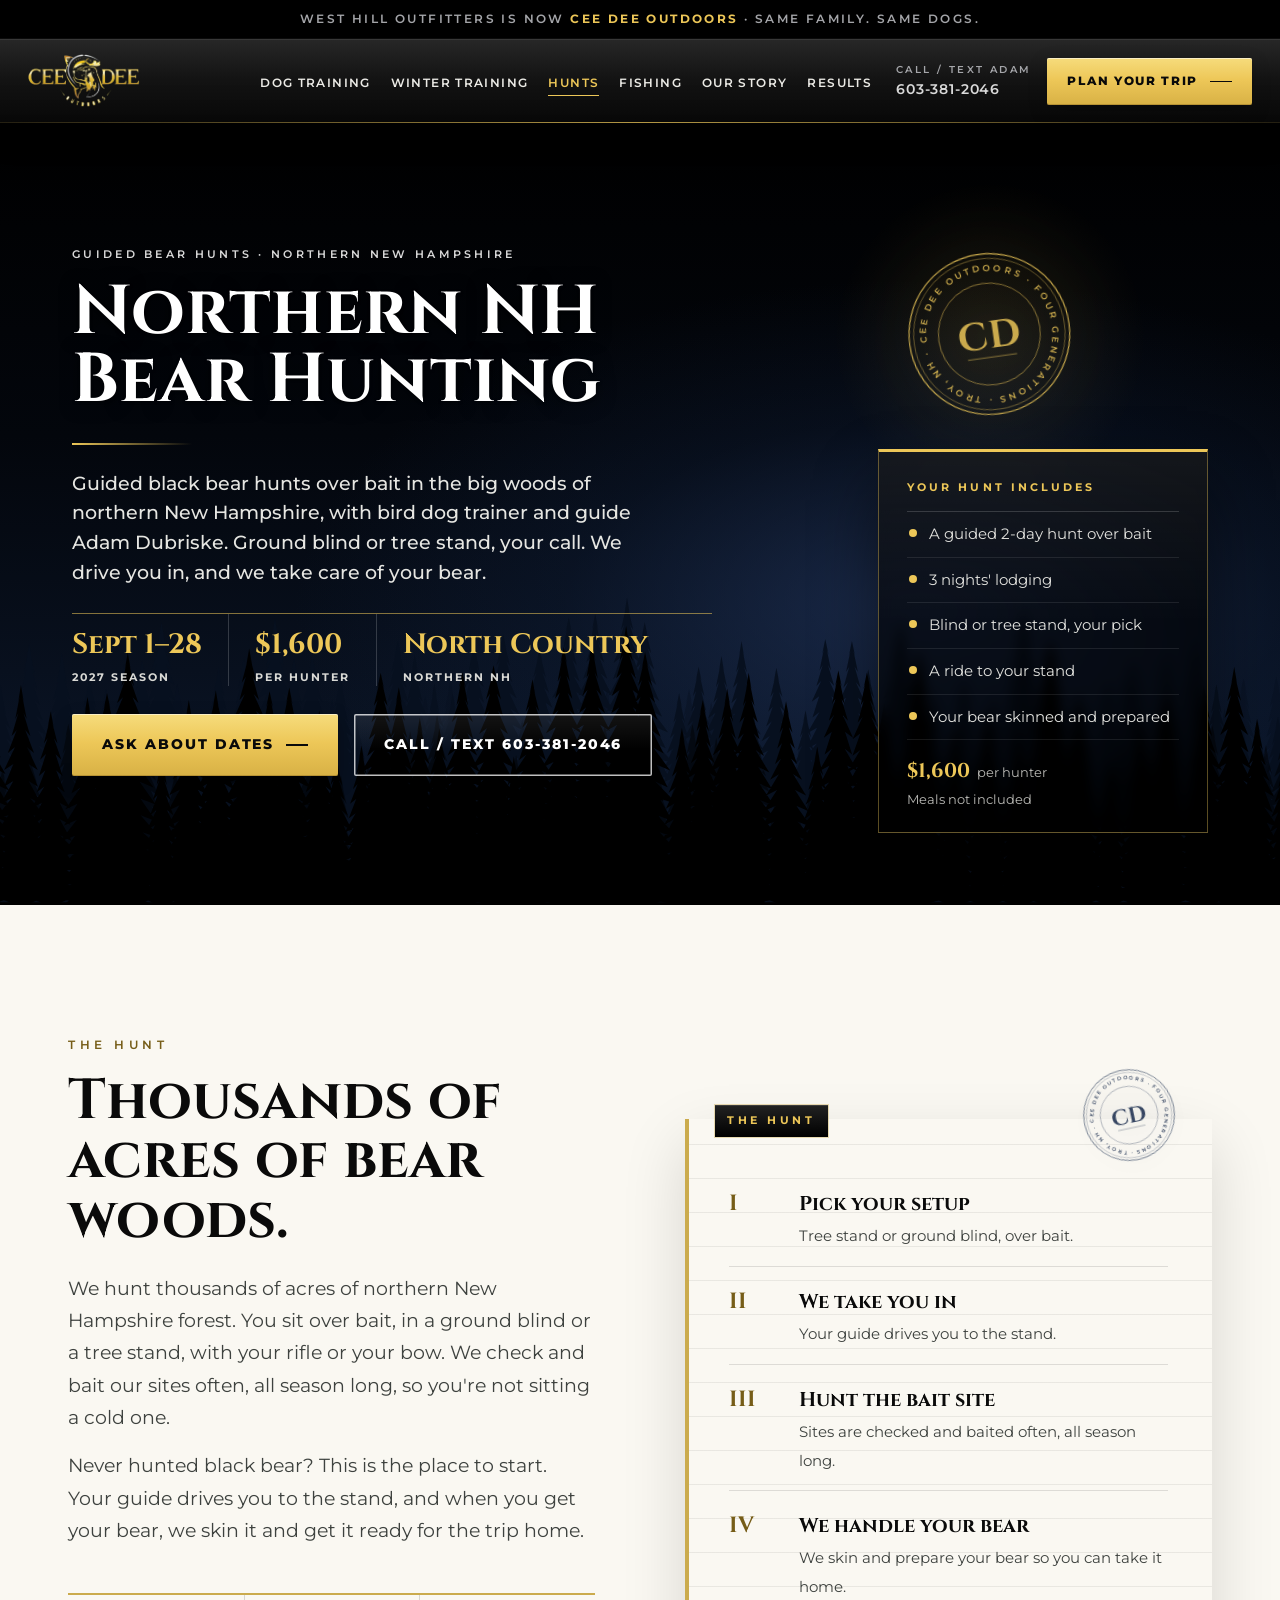
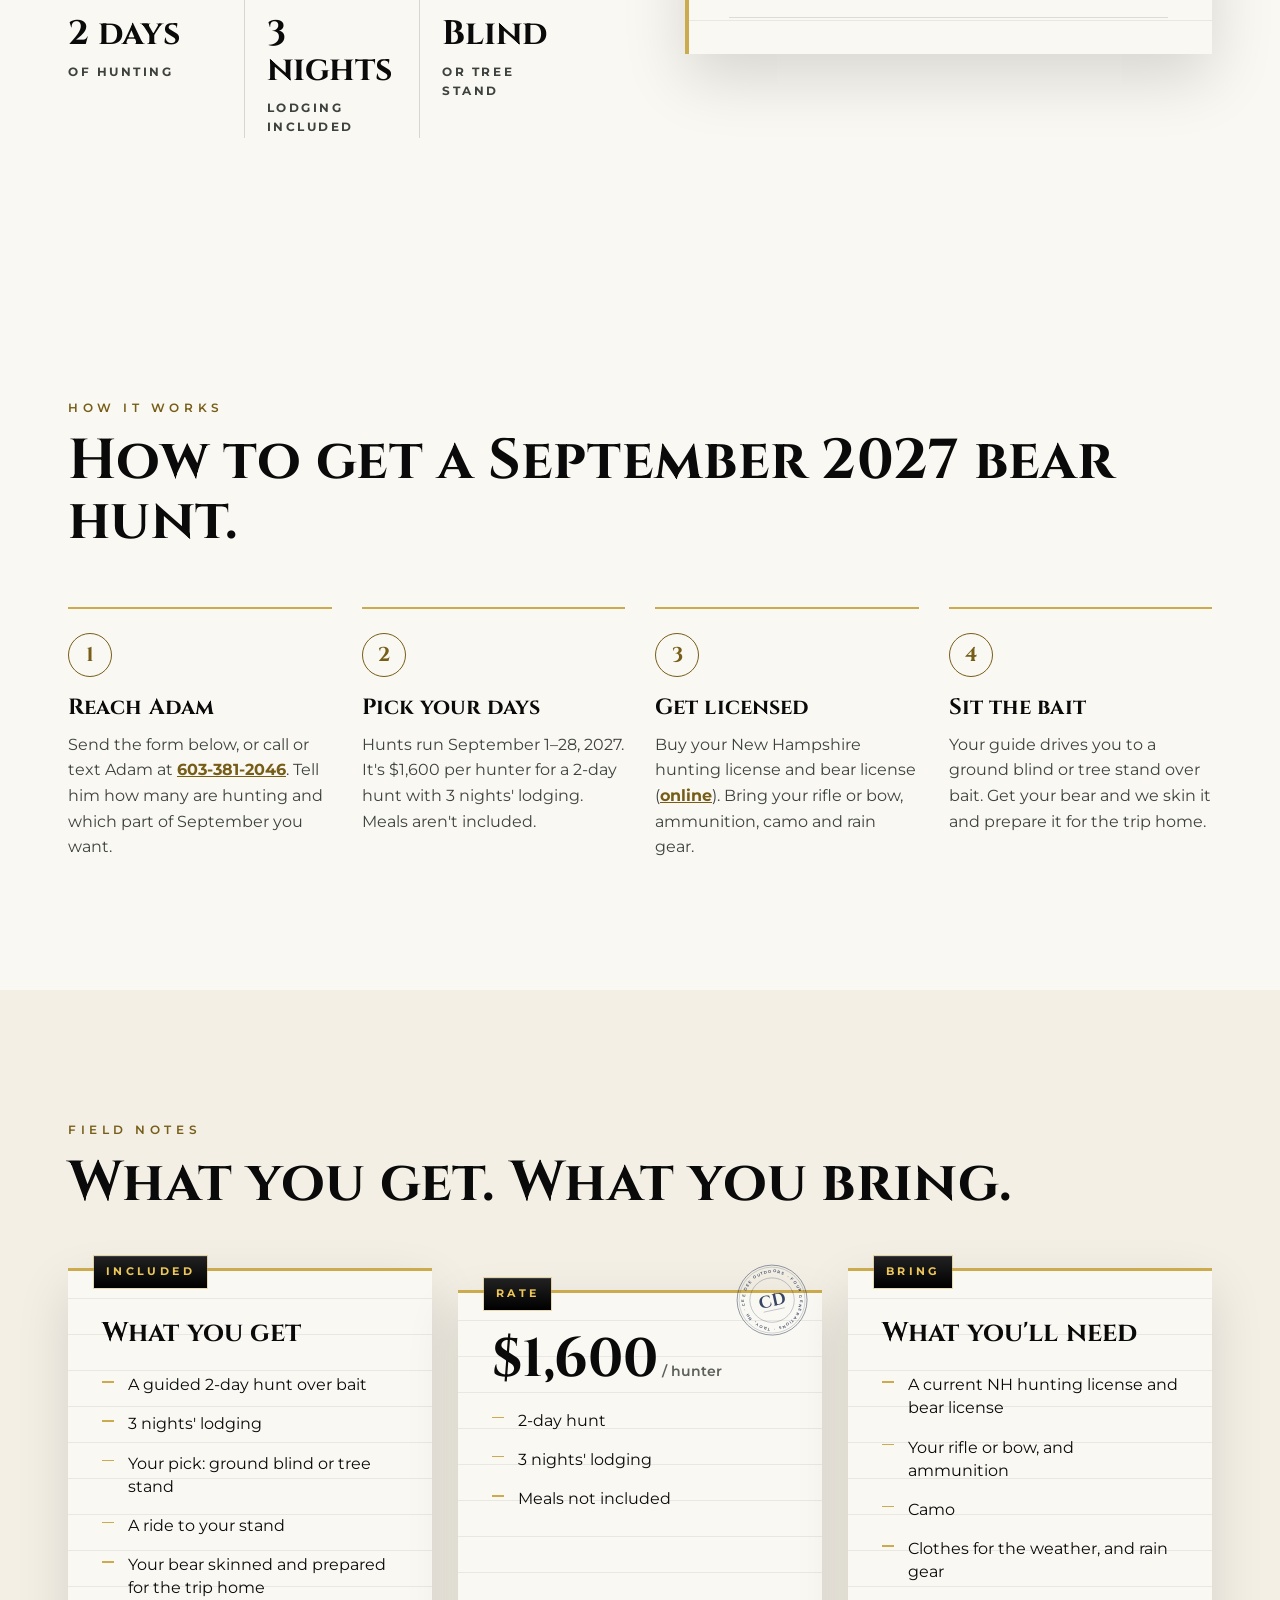
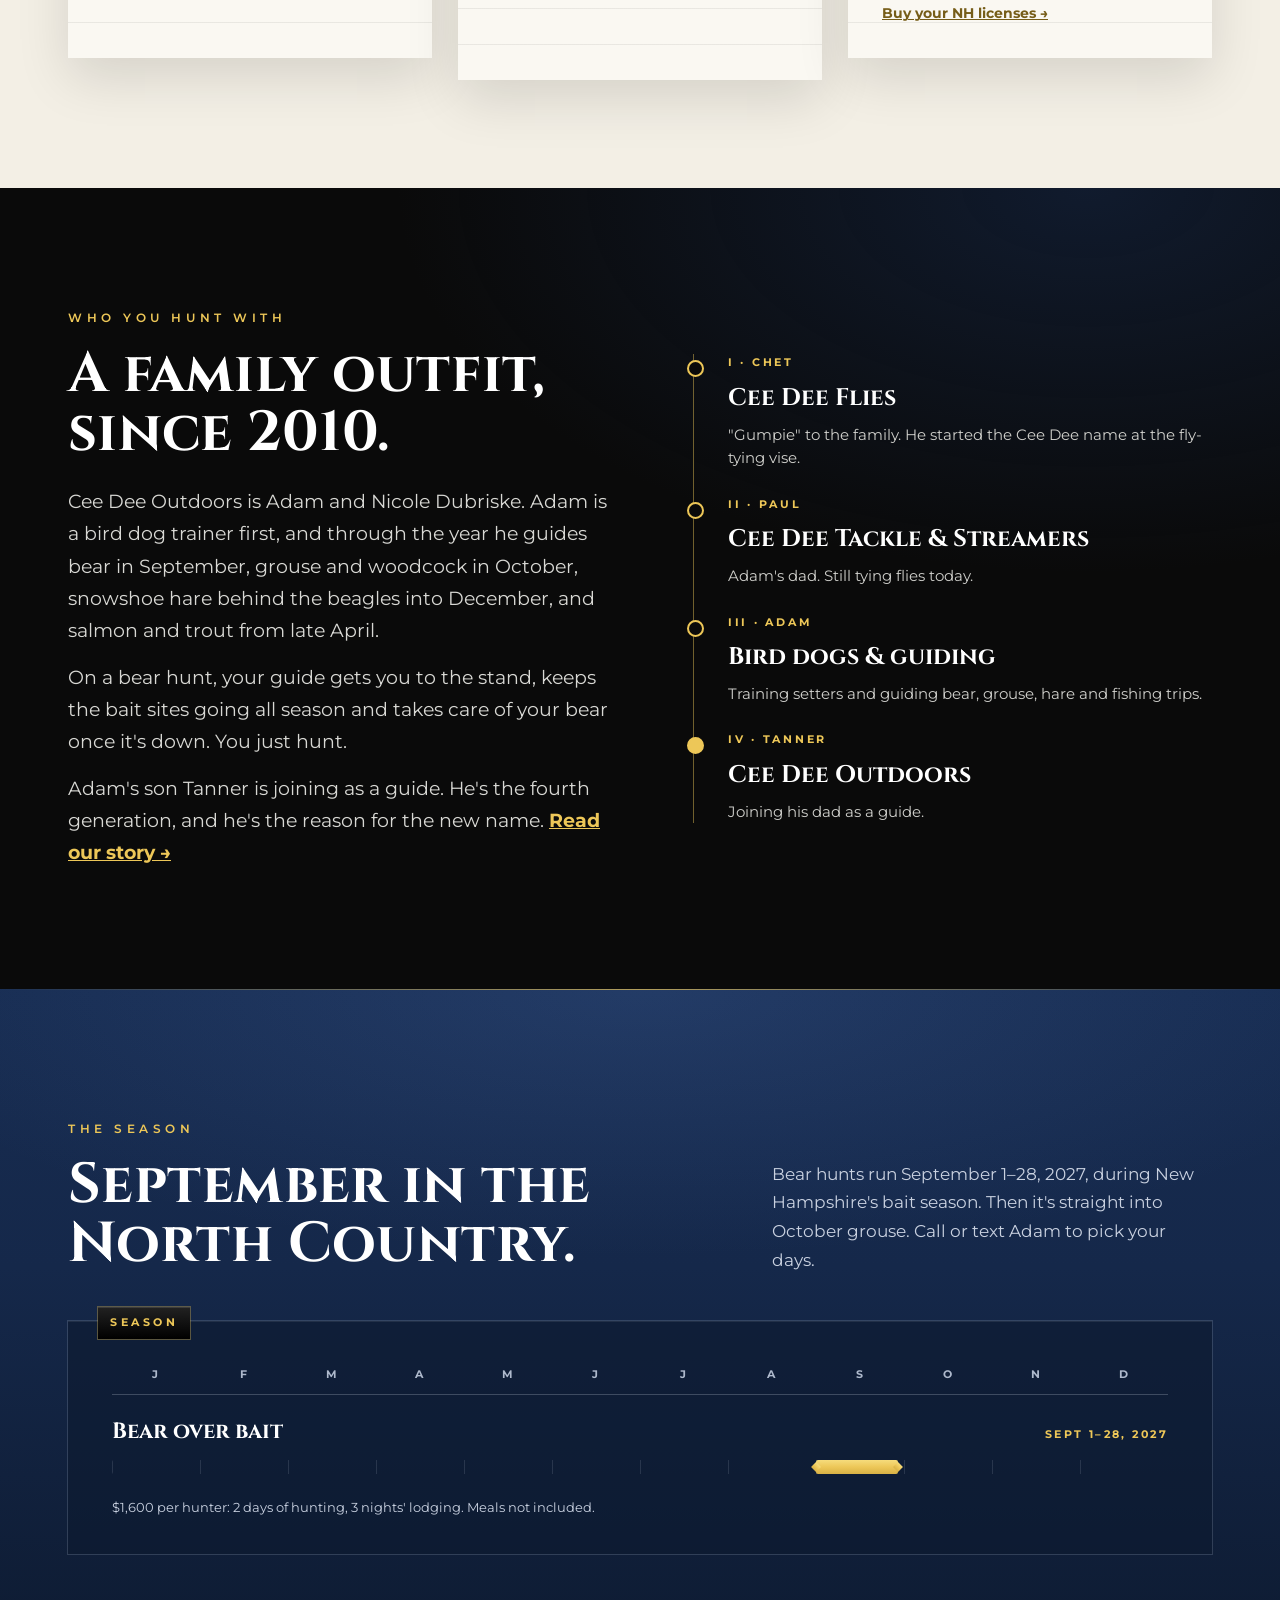
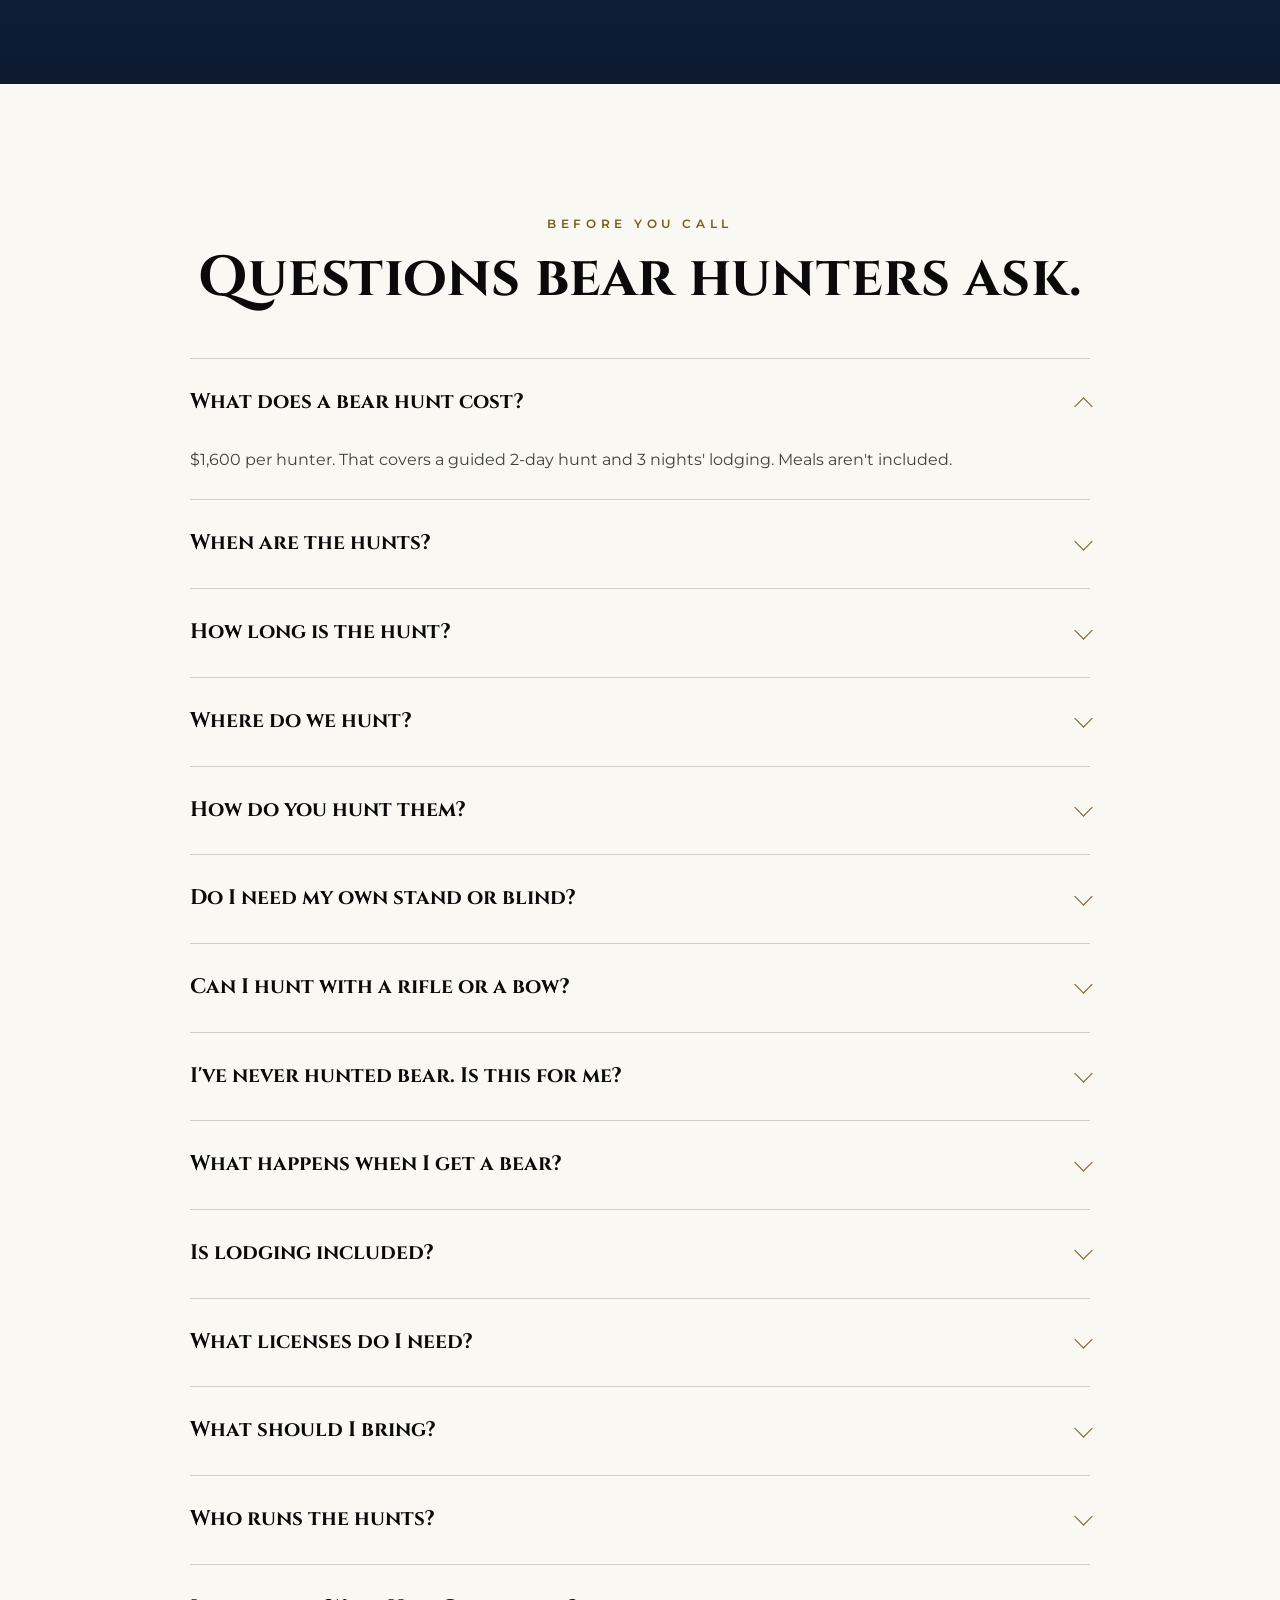
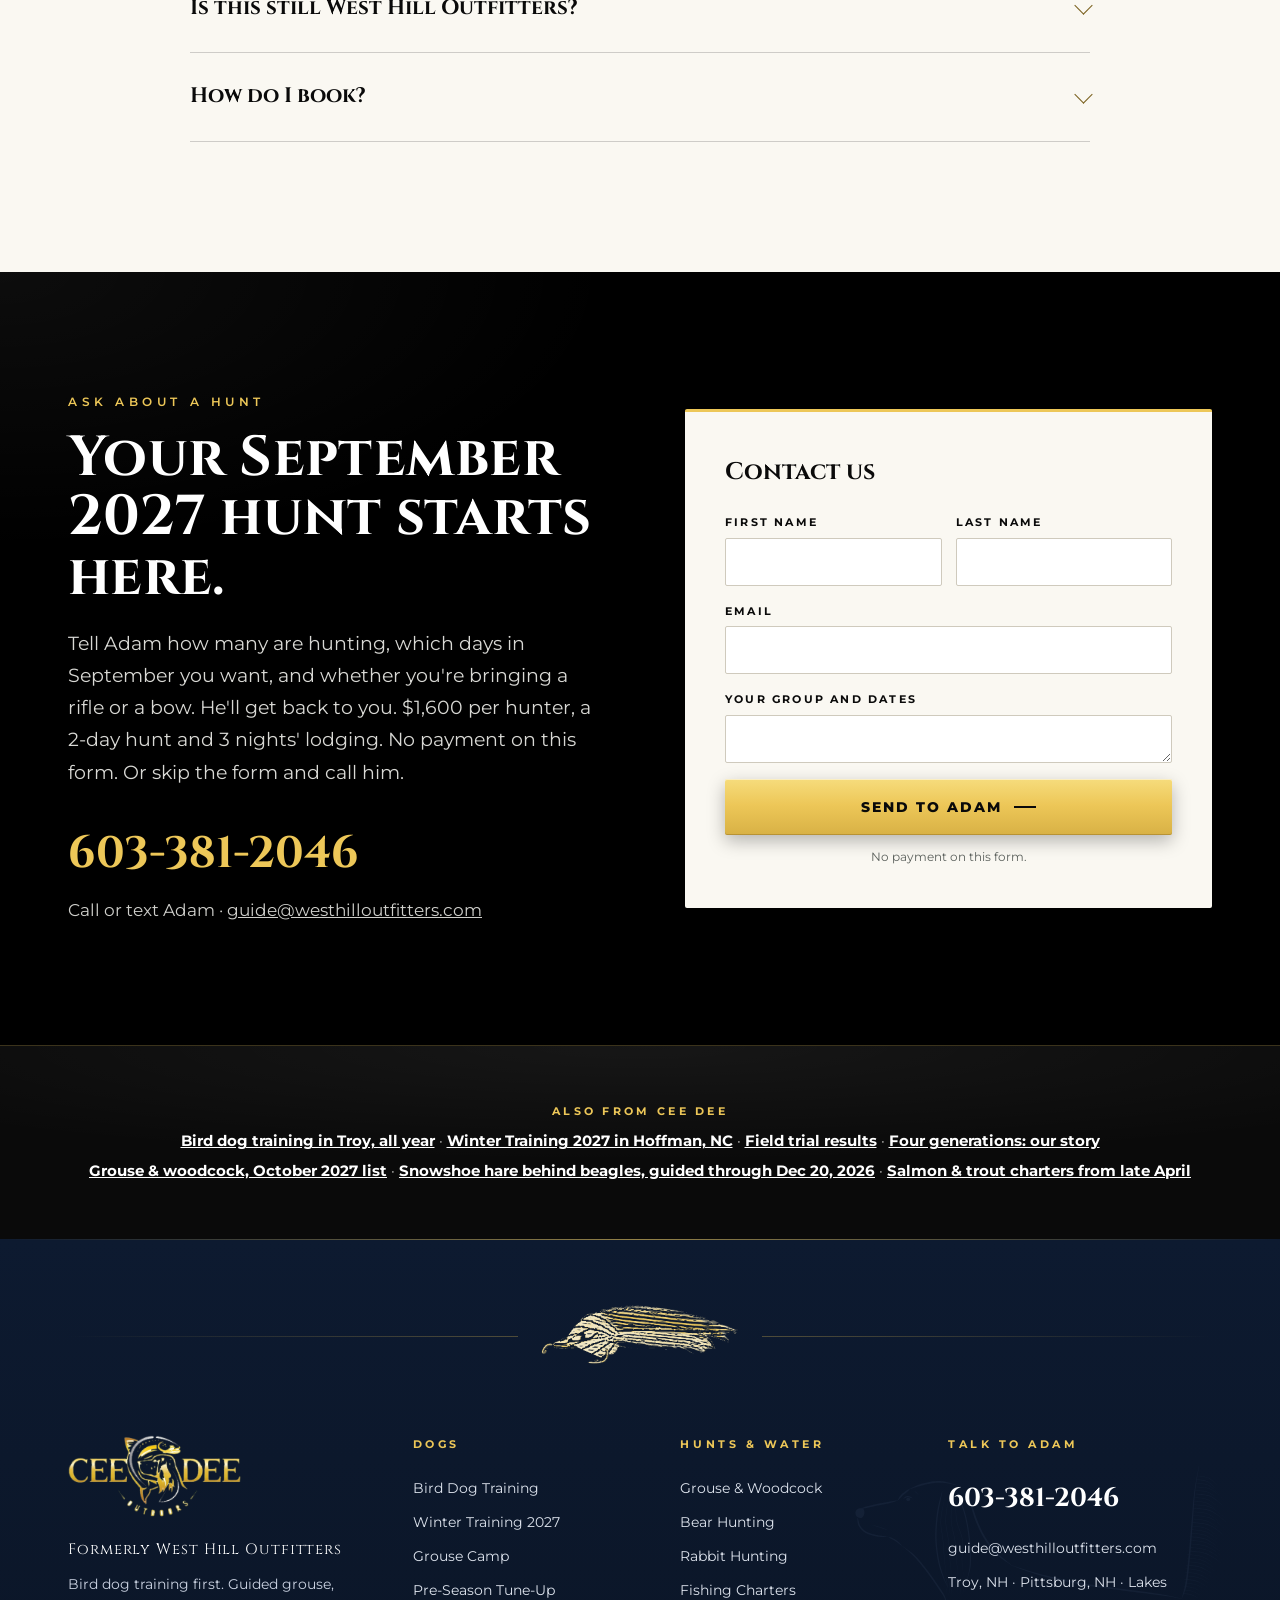
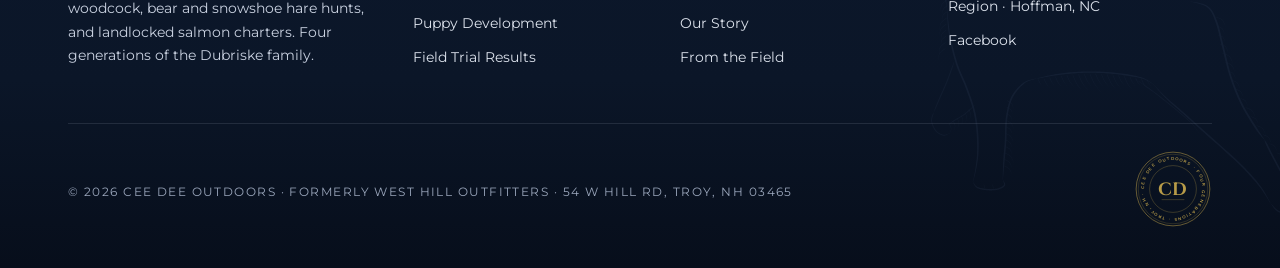
<file: bear-hunting.html>
<!doctype html><html lang="en"><head><meta name="robots" content="noindex,nofollow"><meta charset="utf-8"><meta name="viewport" content="width=device-width,initial-scale=1">
<title>Guided Black Bear Hunts · Northern NH · Sept 1–28, 2027 | Cee Dee Outdoors</title>
<meta name="description" content="Guided black bear hunts over bait in New Hampshire's North Country with Adam Dubriske, Sept 1–28, 2027. $1,600 per hunter: a 2-day hunt and 3 nights' lodging (meals not included). Rifle or bow, ground blind or tree stand; we drive you in and skin and prepare your bear. First-timers welcome. Cee Dee Outdoors, formerly West Hill Outfitters. Call or text Adam: 603-381-2046.">
<link rel="stylesheet" href="assets/site.css"><link rel="stylesheet" href="assets/pages.css">
<style>
/* hero: no bear photos yet. Night-black North Country: a spruce treeline, a low navy sky, one gold point of light (the stand) */
.bhero{background:radial-gradient(70% 60% at 72% 62%,rgba(42,65,112,.55),rgba(21,40,74,.25) 40%,rgba(0,0,0,0) 70%),linear-gradient(180deg,#000 0%,#03060C 40%,#0D1A30 100%)}
.bhero .tree{position:absolute;left:0;right:0;bottom:0;height:46%;color:#000;z-index:-1}
.bhero .tree svg{width:100%;height:100%}
.bhero .tree.back{color:#07101F;bottom:6%;height:40%;opacity:1}
.bhero .moon{position:absolute;right:16%;top:16%;width:170px;z-index:-1;color:var(--goldb);opacity:.85;filter:drop-shadow(0 0 30px rgba(237,199,88,.25));transform:rotate(-8deg)}.bhero .moon svg{width:100%;height:auto}.bhero .moon:before{content:"";position:absolute;inset:-60%;border-radius:50%;background:radial-gradient(circle,rgba(237,199,88,.10),rgba(237,199,88,0) 60%)}
.bhero .wrap{justify-content:center;padding-bottom:120px}
.bhero h1{font-size:clamp(44px,5.4vw,84px)}
.season-pill{position:absolute;right:72px;bottom:70px;text-align:right;padding:22px 26px 18px;background:linear-gradient(180deg,rgba(255,255,255,.08),rgba(255,255,255,0) 50%),rgba(0,0,0,.7);border:1px solid rgba(203,171,77,.45);box-shadow:inset 0 1px 0 rgba(255,255,255,.1);backdrop-filter:blur(6px);z-index:2}
.season-pill .d{font-family:Cinzel,serif;font-size:44px;font-weight:700;line-height:1}
.season-pill .l{font-size:11px;letter-spacing:.28em;text-transform:uppercase;color:var(--silverl);font-weight:700;margin-top:10px}
/* steps notebook */
.steps{counter-reset:s;list-style:none;margin-top:6px}
.steps li{counter-increment:s;display:grid;grid-template-columns:54px 1fr;gap:16px;align-items:baseline;padding:16px 0;border-bottom:1px solid rgba(10,10,10,.12)}
.steps li:before{content:counter(s,upper-roman);font-family:Cinzel,serif;font-weight:700;font-size:22px;color:#765D18}
.steps li b{font-family:Cinzel,serif;font-size:20px;display:block}
.steps li span{font-size:15px;color:#3E423F}
.notebook.plain:before{content:"The hunt"}
/* season on navy */
.bseason .notebook{background:linear-gradient(180deg,rgba(255,255,255,.06),rgba(255,255,255,0) 40%),rgba(13,26,48,.6);box-shadow:inset 0 1px 0 rgba(255,255,255,.08),0 0 0 1px rgba(201,209,224,.18);background-image:none;color:#fff;margin-top:46px}
.bseason .notebook:before{content:"Season"}
.bseason .months{color:#AEB9CC;border-bottom-color:rgba(201,209,224,.25)}
.bseason .track{background:repeating-linear-gradient(90deg,rgba(201,209,224,.14) 0 1px,transparent 1px calc(100%/12))}
.bseason .prow .pl span{color:var(--goldb)}
.bseason .nb-note{color:var(--navy-txt)}
@media (max-width:860px){
 .bhero .moon{right:8%;top:7%;width:96px}
 .bhero .tree{height:34%}.bhero .tree.back{height:30%;bottom:4%}
 .bhero .wrap{justify-content:flex-end;padding-bottom:96px}
 .season-pill{display:none}
}
</style><link rel="icon" href="assets/svg/seal.svg" type="image/svg+xml"><link rel="stylesheet" href="assets/polish.css">
<style id="p5-bear">
/* Pass 5 (Nov 17, 2026): hero facts row, how-to-book steps, FAQ */
.b-facts{display:grid;grid-template-columns:repeat(3,auto);justify-content:start;margin-top:26px;border-top:1px solid rgba(237,199,88,.55);max-width:640px}
.b-facts>div{padding:16px 26px 0 0}.b-facts>div+div{padding-left:26px;border-left:1px solid rgba(255,255,255,.18)}
.b-facts b{display:block;font-family:Cinzel,serif;font-size:28px;line-height:1.05;color:var(--goldb);white-space:nowrap}
.b-facts span{display:block;margin-top:8px;font-size:11px;letter-spacing:.18em;text-transform:uppercase;font-weight:700;color:#D9D9D5}
.bhero .ctas{margin-top:28px}
.bhero .sub{max-width:560px}
.b-how,.b-faq{background:var(--paper);padding:130px 0}
.b-faq .faq summary{color:var(--ink)}
.b-faq .faq details p{line-height:1.65}
.b-how .b-steps{list-style:none;padding:0;margin:56px 0 0;display:grid;grid-template-columns:repeat(4,1fr);gap:30px}
.b-how .b-steps li{border-top:2px solid var(--gold);padding-top:24px}
.b-how .b-steps .n{display:inline-flex;align-items:center;justify-content:center;width:44px;height:44px;border:1.5px solid #765D18;border-radius:50%;font-family:Cinzel,serif;font-weight:700;font-size:20px;color:#765D18}
.b-how .b-steps h3{font-size:22px;margin:18px 0 10px}
.b-how .b-steps p{font-size:15.5px;line-height:1.65;color:#3E423F}
@media (max-width:1100px){.b-how .b-steps{grid-template-columns:1fr 1fr;gap:34px 28px}}
@media (max-width:860px){
 .ph-hero.bhero{height:auto;min-height:0;max-height:none}
 .bhero .moon{width:84px;top:5%}
 .bhero .wrap{padding-top:150px!important;padding-bottom:40px!important}
 .bhero .wrap>div[style*="height:2px"]{margin:16px 0 14px!important}
 .bhero h1{font-size:38px}
 .bhero .sub{font-size:15.5px;line-height:1.55}
 .b-facts{grid-template-columns:repeat(3,1fr);margin-top:18px;width:100%}
 .b-facts>div{padding:12px 8px 0 0}.b-facts>div+div{padding-left:10px}
 .b-facts b{font-size:18px;white-space:normal}
 .b-facts span{font-size:9.5px;letter-spacing:.1em;line-height:1.35;margin-top:6px}
 .bhero .ctas{margin-top:20px;gap:10px}
 .bhero .ctas .btn{width:100%;justify-content:center}
 .bhero .ctas .ghost{display:inline-flex!important}
 .b-how,.b-faq{padding:80px 0}
 .b-how .b-steps{grid-template-columns:1fr;gap:26px;margin-top:36px}
 .b-faq .faq{margin-top:34px}
}
</style>
<style id="p17-bear">
/* Pass 17 (Nov 23, 2026): who/what on phones, linked facts, value chip, desktop "in the $1,600" card, who-you-hunt-with, two-line cross-links */
.b-facts a{display:block;text-decoration:none;color:inherit;padding:16px 26px 0 0}.b-facts a+a{padding-left:26px;border-left:1px solid rgba(255,255,255,.18)}
.b-facts a:hover b{color:#fff}
.b-sub-m{display:none}
.b-chip{display:inline-flex;align-items:center;align-self:flex-start;gap:12px;margin-top:20px;padding:9px 16px 9px 9px;border:1px solid rgba(237,199,88,.4);background:rgba(0,0,0,.45);color:#F1EFEA;text-decoration:none;font-size:13px;font-weight:600;letter-spacing:.02em;transition:border-color .3s,background .3s}
.b-chip i{font-style:normal;font-family:Cinzel,serif;font-weight:700;font-size:13px;color:#0A0A0A;background:var(--goldb);border-radius:50%;width:30px;height:30px;display:grid;place-items:center;flex:none}
.b-chip b{color:var(--goldb);font-weight:700}
.b-chip em{font-style:normal;color:var(--goldb);transition:transform .3s}
.b-chip:hover{border-color:var(--goldb);background:rgba(0,0,0,.6)}.b-chip:hover em{transform:translateX(4px)}
.b-card{display:none}
.b-chip .mo{display:none}
@media (min-width:861px){
 .ph-hero.bhero{height:auto;min-height:calc(100svh - 118px);max-height:none;display:flex}
 .bhero .wrap{height:auto;width:100%;padding-top:64px;padding-bottom:72px}
}
@media (min-width:1200px){
 .b-card{display:block;position:absolute;right:72px;bottom:72px;width:330px;padding:26px 28px 22px;background:linear-gradient(180deg,rgba(255,255,255,.07),rgba(255,255,255,0) 45%),rgba(0,0,0,.62);border:1px solid rgba(203,171,77,.45);border-top:3px solid var(--goldb);box-shadow:0 30px 60px rgba(0,0,0,.45);backdrop-filter:blur(6px)}
 .b-card .k{font-size:11px;letter-spacing:.28em;text-transform:uppercase;font-weight:700;color:var(--goldb)}
 .b-card .big{font-family:Cinzel,serif;font-size:46px;font-weight:700;line-height:1;margin-top:12px}
 .b-card .big small{font-family:Montserrat,sans-serif;font-size:13px;font-weight:600;color:#CFCFCB;margin-left:8px;letter-spacing:.02em}
 .b-card ul{list-style:none;padding:0;margin:14px 0 0;border-top:1px solid rgba(255,255,255,.16)}
 .b-card li{padding:10px 0 10px 22px;border-bottom:1px solid rgba(255,255,255,.09);font-size:14.5px;color:#E2E2DE;position:relative}
 .b-card li:before{content:"";position:absolute;left:2px;top:17px;width:8px;height:8px;border-radius:50%;background:var(--goldb)}
 .b-card .nb{margin-top:14px;font-size:13px;color:#B9B9B5}.b-card .nb b{font-family:Cinzel,serif;font-size:20px;color:var(--goldb);margin-right:4px}
 .b-chip{display:none}
}
/* who you hunt with */
.b-who{background:radial-gradient(90% 80% at 85% 0%,rgba(21,40,74,.55),rgba(0,0,0,0) 60%),#0A0A0A;color:#fff;padding:120px 0}
.b-who .wrap{display:grid;grid-template-columns:1.05fr 1fr;gap:80px;align-items:center}
.b-who h2{margin:16px 0 22px}
.b-who .lead{color:#D8D8D4}.b-who .lead+.lead{margin-top:14px}
.b-who .lead a{color:var(--goldb);font-weight:700}
.b-gen{list-style:none;padding:0;margin:0;border-left:1px solid rgba(237,199,88,.45)}
.b-gen li{position:relative;padding:0 0 26px 34px}
.b-gen li:last-child{padding-bottom:0}
.b-gen li:before{content:"";position:absolute;left:-7px;top:6px;width:13px;height:13px;border-radius:50%;background:#0A0A0A;border:2px solid var(--goldb)}
.b-gen li.now:before{background:var(--goldb)}
.b-gen .g{font-size:10.5px;letter-spacing:.26em;text-transform:uppercase;font-weight:700;color:var(--goldb)}
.b-gen b{display:block;font-family:Cinzel,serif;font-size:24px;margin-top:6px}
.b-gen span{display:block;font-size:15px;color:#CFCFCB;margin-top:4px;line-height:1.55}
.b-xlink br{display:block;content:"";margin-top:4px}.b-xlink .xs{display:none}
@media (max-width:1100px){.b-who .wrap{gap:48px}}
@media (max-width:860px){
 .bhero .wrap{padding-top:112px!important;padding-bottom:28px!important}
 .bhero .moon{width:74px;top:4%;right:6%}
 .bhero .sub{display:none}
 .b-sub-m{display:block;margin-top:0;font-size:15.5px;line-height:1.5;color:#E2E2DE;font-weight:500}
 .bhero .ctas .btn:not(.ghost){display:none!important}
 .bhero .ctas{margin-top:16px}
 .b-facts a{padding:12px 8px 0 0}.b-facts a+a{padding-left:10px}
 .b-chip{margin-top:16px;font-size:12px;gap:10px;padding:7px 12px 7px 7px}
 .b-chip i{width:26px;height:26px;font-size:11px}
 .b-chip .dk{display:none}.b-chip .mo{display:inline}
 .b-who{padding:80px 0}.b-who .wrap{grid-template-columns:1fr;gap:40px}
 .b-gen b{font-size:21px}
 .b-xlink br{display:none}.b-xlink .xs{display:inline}
}
</style>
<script type="application/ld+json">{"@context": "https://schema.org", "@type": "FAQPage", "mainEntity": [{"@type": "Question", "name": "What does a bear hunt cost?", "acceptedAnswer": {"@type": "Answer", "text": "$1,600 per hunter. That covers a guided 2-day hunt and 3 nights' lodging. Meals aren't included."}}, {"@type": "Question", "name": "When are the hunts?", "acceptedAnswer": {"@type": "Answer", "text": "September 1–28, 2027, during New Hampshire's bait season. Tell Adam which days you want."}}, {"@type": "Question", "name": "How long is the hunt?", "acceptedAnswer": {"@type": "Answer", "text": "Two days of hunting, with 3 nights' lodging included."}}, {"@type": "Question", "name": "Where do we hunt?", "acceptedAnswer": {"@type": "Answer", "text": "Thousands of acres of forest in northern New Hampshire, the North Country. Troy, NH is our home base, where Adam trains bird dogs. The bear hunts are up north."}}, {"@type": "Question", "name": "How do you hunt them?", "acceptedAnswer": {"@type": "Answer", "text": "Over bait. You sit a ground blind or a tree stand, your choice. We check and bait our sites often all season."}}, {"@type": "Question", "name": "Do I need my own stand or blind?", "acceptedAnswer": {"@type": "Answer", "text": "No. You hunt our bait sites, and your guide drives you to a ground blind or a tree stand. You pick which."}}, {"@type": "Question", "name": "Can I hunt with a rifle or a bow?", "acceptedAnswer": {"@type": "Answer", "text": "Either one. Bring your own rifle or bow, and your ammunition."}}, {"@type": "Question", "name": "I've never hunted bear. Is this for me?", "acceptedAnswer": {"@type": "Answer", "text": "Yes. Your guide drives you to the stand, and we handle your bear once it's down."}}, {"@type": "Question", "name": "What happens when I get a bear?", "acceptedAnswer": {"@type": "Answer", "text": "We skin it and prepare it so you can take it home."}}, {"@type": "Question", "name": "Is lodging included?", "acceptedAnswer": {"@type": "Answer", "text": "Yes, 3 nights' lodging is part of the $1,600. Meals aren't, so plan on your own food."}}, {"@type": "Question", "name": "What licenses do I need?", "acceptedAnswer": {"@type": "Answer", "text": "A New Hampshire hunting license and a New Hampshire bear license. You can buy both online."}}, {"@type": "Question", "name": "What should I bring?", "acceptedAnswer": {"@type": "Answer", "text": "Your rifle or bow and ammunition, camo, clothes for the weather and rain gear."}}, {"@type": "Question", "name": "Who runs the hunts?", "acceptedAnswer": {"@type": "Answer", "text": "Adam and Nicole Dubriske have run the business since 2010. Adam is a bird dog trainer first, and he guides bear, grouse and woodcock, snowshoe hare and fishing trips. Adam's son Tanner is joining as a guide. He's the fourth generation."}}, {"@type": "Question", "name": "Is this still West Hill Outfitters?", "acceptedAnswer": {"@type": "Answer", "text": "Yes. Same family, same phone number. The name changes to Cee Dee Outdoors on December 1, 2026, as Adam's son Tanner joins as a guide."}}, {"@type": "Question", "name": "How do I book?", "acceptedAnswer": {"@type": "Answer", "text": "Send the form on this page, call or text Adam at 603-381-2046, or email guide@westhilloutfitters.com. Tell him how many are hunting and which days you want. There's no payment on the form."}}]}</script>

</head><body>
<div class="note-bar">West Hill Outfitters is now <b>Cee Dee Outdoors</b><span class="nb-x"> · Same family. Same dogs.</span></div>
<header class="site-header" id="hdr"><div class="in">
 <a class="logo" href="home.html" aria-label="Cee Dee Outdoors home"><img src="assets/img/logo-reverse.png" alt="Cee Dee Outdoors"></a>
 <ul class="nav">
  <li><a href="dog-training.html" data-k="dog">Dog Training</a></li>
  <li><a href="winter-training.html" data-k="wt">Winter Training</a></li>
  <li class="dd"><a href="grouse-and-woodcock-hunting.html" data-k="hunts" class="cur">Hunts</a><div class="menu"><a href="grouse-and-woodcock-hunting.html">Grouse &amp; Woodcock</a><a href="rabbit-hunting.html">Rabbit Hunting</a><a href="bear-hunting.html">Bear Hunting</a></div></li>
  <li><a href="fishing.html" data-k="fish">Fishing</a></li>
  <li><a href="about-us.html" data-k="story">Our Story</a></li>
  <li><a href="trialing.html" data-k="results">Results</a></li>
 </ul>
 <div class="hdr-right">
  <a class="phone" href="tel:6033812046"><small>Call / text Adam</small>603-381-2046</a>
  <a class="btn sm" href="home.html#plan">Plan Your Trip</a>
 </div>
 <a class="m-call" href="tel:6033812046">CALL</a>
 <button class="burger" type="button" aria-label="Open menu"><i></i><i></i><i></i></button>
</div></header>

<section class="ph-hero bhero"><div class="moon" aria-hidden="true"><svg xmlns="http://www.w3.org/2000/svg" viewBox="0 0 220 220">
<defs><path id="ring" d="M110,110 m-82,0 a82,82 0 1,1 164,0 a82,82 0 1,1 -164,0"/></defs>
<circle cx="110" cy="110" r="104" fill="none" stroke="currentColor" stroke-width="1.5"/>
<circle cx="110" cy="110" r="98" fill="none" stroke="currentColor" stroke-width=".6"/>
<circle cx="110" cy="110" r="66" fill="none" stroke="currentColor" stroke-width=".8"/>
<text font-family="Montserrat,Arial" font-weight="600" font-size="11.5" fill="currentColor"><textPath href="#ring" startOffset="0" textLength="503" lengthAdjust="spacing">CEE DEE OUTDOORS · FOUR GENERATIONS · TROY, NH ·</textPath></text>
<text x="110" y="128" text-anchor="middle" font-family="Cinzel,serif" font-weight="700" font-size="50" fill="currentColor" letter-spacing="1">CD</text>
<path d="M78,140 L142,140" stroke="currentColor" stroke-width=".8"/>
<path d="M150,86 L150,136 C150,150 134,152 132,140" fill="none" stroke="currentColor" stroke-width="2.2" stroke-linecap="round" opacity="0"/>
</svg></div><div class="tree back" aria-hidden="true"><svg xmlns="http://www.w3.org/2000/svg" viewBox="0 0 1600 420" preserveAspectRatio="xMidYMax slice" fill="currentColor"><g opacity="0.45"><path d="M-20.0,264.4 L-17.1,281.7 L-18.7,275.6 L-13.1,299.0 L-16.9,292.9 L-11.4,316.3 L-16.1,310.2 L-6.7,333.5 L-14.0,327.5 L-4.2,350.8 L-12.9,344.8 L-2.9,368.1 L-12.3,362.1 L3.0,385.4 L-9.6,379.4 L2.6,402.7 L-9.8,396.7 L9.0,420.0 L-7.0,413.9 L-17.0,420.0 L-23.0,420.0 L-33.0,413.9 L-49.0,420.0 L-30.2,396.7 L-42.6,402.7 L-30.4,379.4 L-43.0,385.4 L-27.7,362.1 L-37.1,368.1 L-27.1,344.8 L-35.8,350.8 L-26.0,327.5 L-33.3,333.5 L-23.9,310.2 L-28.6,316.3 L-23.1,292.9 L-26.9,299.0 L-21.3,275.6 L-22.9,281.7Z M-4.6,290.0 L-1.6,306.3 L-3.2,300.6 L2.2,322.5 L-1.6,316.8 L3.6,338.8 L-0.9,333.1 L6.7,355.0 L0.5,349.3 L11.4,371.3 L2.6,365.6 L16.4,387.5 L4.9,381.8 L17.5,403.8 L5.3,398.1 L19.3,420.0 L6.2,414.3 L-1.6,420.0 L-7.6,420.0 L-15.4,414.3 L-28.5,420.0 L-14.6,398.1 L-26.7,403.8 L-14.1,381.8 L-25.6,387.5 L-11.8,365.6 L-20.6,371.3 L-9.7,349.3 L-15.9,355.0 L-8.3,333.1 L-12.8,338.8 L-7.7,316.8 L-11.4,322.5 L-6.0,300.6 L-7.6,306.3Z M28.9,294.9 L32.2,310.5 L30.4,305.0 L34.5,326.2 L31.4,320.7 L36.9,341.8 L32.5,336.3 L39.4,357.4 L33.7,352.0 L42.9,373.1 L35.2,367.6 L48.4,388.7 L37.7,383.2 L47.7,404.4 L37.4,398.9 L53.3,420.0 L39.9,414.5 L31.9,420.0 L25.9,420.0 L18.0,414.5 L4.6,420.0 L20.5,398.9 L10.1,404.4 L20.1,383.2 L9.4,388.7 L22.6,367.6 L14.9,373.1 L24.2,352.0 L18.4,357.4 L25.3,336.3 L21.0,341.8 L26.4,320.7 L23.4,326.2 L27.4,305.0 L25.6,310.5Z M55.7,259.0 L58.8,275.1 L57.1,269.5 L61.0,291.2 L58.1,285.6 L63.7,307.3 L59.3,301.7 L66.9,323.4 L60.7,317.8 L71.8,339.5 L63.0,333.9 L73.7,355.6 L63.8,350.0 L75.9,371.7 L64.8,366.1 L80.8,387.8 L67.0,382.2 L82.8,403.9 L67.9,398.3 L84.4,420.0 L68.6,414.4 L58.7,420.0 L52.7,420.0 L42.8,414.4 L27.0,420.0 L43.5,398.3 L28.6,403.9 L44.4,382.2 L30.6,387.8 L46.6,366.1 L35.5,371.7 L47.6,350.0 L37.7,355.6 L48.4,333.9 L39.6,339.5 L50.7,317.8 L44.5,323.4 L52.1,301.7 L47.7,307.3 L53.3,285.6 L50.4,291.2 L54.3,269.5 L52.6,275.1Z M85.6,223.1 L88.7,241.0 L87.0,234.7 L92.5,258.9 L88.7,252.6 L95.9,276.8 L90.2,270.5 L100.7,294.7 L92.4,288.4 L103.8,312.6 L93.8,306.3 L104.7,330.5 L94.2,324.2 L112.8,348.4 L97.8,342.1 L109.7,366.3 L96.4,360.0 L115.4,384.2 L99.0,377.9 L122.2,402.1 L102.1,395.8 L119.1,420.0 L100.7,413.7 L88.6,420.0 L82.6,420.0 L70.5,413.7 L52.1,420.0 L69.1,395.8 L49.0,402.1 L72.2,377.9 L55.7,384.2 L74.7,360.0 L61.5,366.3 L73.3,342.1 L58.4,348.4 L77.0,324.2 L66.5,330.5 L77.4,306.3 L67.4,312.6 L78.8,288.4 L70.5,294.7 L81.0,270.5 L75.3,276.8 L82.5,252.6 L78.6,258.9 L84.2,234.7 L82.4,241.0Z M109.4,295.7 L112.5,311.2 L110.8,305.8 L115.7,326.8 L112.2,321.3 L118.4,342.3 L113.4,336.9 L122.5,357.8 L115.3,352.4 L123.3,373.4 L115.6,367.9 L128.1,388.9 L117.8,383.5 L130.6,404.5 L118.9,399.0 L133.6,420.0 L120.3,414.6 L112.4,420.0 L106.4,420.0 L98.5,414.6 L85.2,420.0 L99.8,399.0 L88.1,404.5 L100.9,383.5 L90.6,388.9 L103.1,367.9 L95.4,373.4 L103.5,352.4 L96.2,357.8 L105.3,336.9 L100.3,342.3 L106.5,321.3 L103.0,326.8 L108.0,305.8 L106.3,311.2Z M132.5,207.6 L136.3,225.3 L134.2,219.1 L139.2,243.0 L135.5,236.8 L143.1,260.7 L137.3,254.5 L144.2,278.4 L137.7,272.2 L150.3,296.1 L140.5,289.9 L153.6,313.8 L142.0,307.6 L159.5,331.5 L144.7,325.3 L162.0,349.2 L145.8,343.0 L160.8,366.9 L145.2,360.7 L165.0,384.6 L147.1,378.4 L171.4,402.3 L150.0,396.1 L167.1,420.0 L148.1,413.8 L135.5,420.0 L129.5,420.0 L116.9,413.8 L97.9,420.0 L115.0,396.1 L93.6,402.3 L117.9,378.4 L100.0,384.6 L119.8,360.7 L104.2,366.9 L119.2,343.0 L103.0,349.2 L120.3,325.3 L105.5,331.5 L123.0,307.6 L111.4,313.8 L124.5,289.9 L114.7,296.1 L127.2,272.2 L120.8,278.4 L127.7,254.5 L121.9,260.7 L129.5,236.8 L125.8,243.0 L130.8,219.1 L128.7,225.3Z M155.7,281.5 L158.3,296.9 L156.9,291.5 L160.8,312.3 L158.0,306.9 L165.2,327.7 L160.0,322.3 L166.1,343.1 L160.4,337.7 L169.2,358.5 L161.8,353.1 L172.7,373.8 L163.4,368.5 L178.5,389.2 L166.0,383.8 L176.2,404.6 L164.9,399.2 L181.6,420.0 L167.4,414.6 L158.7,420.0 L152.7,420.0 L144.1,414.6 L129.8,420.0 L146.5,399.2 L135.3,404.6 L145.5,383.8 L133.0,389.2 L148.1,368.5 L138.8,373.8 L149.6,353.1 L142.2,358.5 L151.0,337.7 L145.3,343.1 L151.5,322.3 L146.2,327.7 L153.4,306.9 L150.7,312.3 L154.6,291.5 L153.1,296.9Z M180.7,202.8 L184.5,220.9 L182.4,214.6 L188.3,239.0 L184.1,232.7 L190.3,257.1 L185.0,250.8 L194.1,275.2 L186.7,268.9 L197.2,293.3 L188.1,287.0 L203.7,311.4 L191.1,305.1 L208.1,329.5 L193.0,323.2 L205.3,347.6 L191.8,341.3 L208.7,365.7 L193.3,359.4 L212.3,383.8 L194.9,377.5 L215.5,401.9 L196.4,395.6 L221.8,420.0 L199.2,413.7 L183.7,420.0 L177.7,420.0 L162.2,413.7 L139.6,420.0 L165.1,395.6 L145.9,401.9 L166.5,377.5 L149.1,383.8 L168.1,359.4 L152.8,365.7 L169.6,341.3 L156.1,347.6 L168.4,323.2 L153.3,329.5 L170.4,305.1 L157.7,311.4 L173.3,287.0 L164.2,293.3 L174.7,268.9 L167.3,275.2 L176.4,250.8 L171.1,257.1 L177.3,232.7 L173.1,239.0 L179.0,214.6 L176.9,220.9Z M206.5,271.1 L209.2,287.6 L207.7,281.9 L212.6,304.2 L209.3,298.4 L215.6,320.7 L210.6,314.9 L219.3,337.3 L212.3,331.5 L224.4,353.8 L214.5,348.0 L226.4,370.4 L215.5,364.6 L228.6,386.9 L216.4,381.1 L232.5,403.5 L218.2,397.7 L236.3,420.0 L219.9,414.2 L209.5,420.0 L203.5,420.0 L193.1,414.2 L176.7,420.0 L194.8,397.7 L180.5,403.5 L196.5,381.1 L184.4,386.9 L197.5,364.6 L186.6,370.4 L198.5,348.0 L188.6,353.8 L200.7,331.5 L193.7,337.3 L202.4,314.9 L197.4,320.7 L203.7,298.4 L200.4,304.2 L205.3,281.9 L203.8,287.6Z M221.6,201.1 L225.3,219.3 L223.3,212.9 L229.3,237.5 L225.0,231.2 L232.9,255.8 L226.7,249.4 L235.0,274.0 L227.6,267.6 L238.4,292.3 L229.1,285.9 L239.9,310.5 L229.8,304.1 L246.8,328.8 L232.9,322.4 L245.7,347.0 L232.4,340.6 L248.7,365.3 L233.8,358.9 L253.2,383.5 L235.8,377.1 L255.8,401.8 L237.0,395.4 L261.2,420.0 L239.4,413.6 L224.6,420.0 L218.6,420.0 L203.8,413.6 L182.0,420.0 L206.2,395.4 L187.3,401.8 L207.3,377.1 L189.9,383.5 L209.4,358.9 L194.4,365.3 L210.7,340.6 L197.5,347.0 L210.2,322.4 L196.3,328.8 L213.3,304.1 L203.3,310.5 L214.0,285.9 L204.8,292.3 L215.5,267.6 L208.2,274.0 L216.5,249.4 L210.2,255.8 L218.1,231.2 L213.9,237.5 L219.9,212.9 L217.8,219.3Z M236.6,300.0 L239.2,315.0 L237.8,309.7 L241.6,330.0 L238.9,324.7 L244.8,345.0 L240.3,339.7 L246.4,360.0 L241.0,354.7 L252.5,375.0 L243.8,369.7 L254.3,390.0 L244.6,384.7 L254.5,405.0 L244.7,399.7 L257.7,420.0 L246.1,414.7 L239.6,420.0 L233.6,420.0 L227.1,414.7 L215.5,420.0 L228.6,399.7 L218.8,405.0 L228.7,384.7 L218.9,390.0 L229.5,369.7 L220.8,375.0 L232.2,354.7 L226.8,360.0 L232.9,339.7 L228.4,345.0 L234.4,324.7 L231.6,330.0 L235.5,309.7 L234.1,315.0Z M257.6,259.9 L260.3,275.9 L258.8,270.3 L264.3,292.0 L260.6,286.4 L268.0,308.0 L262.3,302.4 L269.6,324.0 L263.0,318.4 L272.7,340.0 L264.4,334.4 L273.6,356.0 L264.8,350.4 L276.3,372.0 L266.0,366.4 L280.8,388.0 L268.0,382.4 L283.0,404.0 L269.0,398.4 L291.0,420.0 L272.6,414.4 L260.6,420.0 L254.6,420.0 L242.5,414.4 L224.2,420.0 L246.1,398.4 L232.1,404.0 L247.1,382.4 L234.4,388.0 L249.1,366.4 L238.8,372.0 L250.4,350.4 L241.6,356.0 L250.8,334.4 L242.4,340.0 L252.2,318.4 L245.5,324.0 L252.9,302.4 L247.1,308.0 L254.6,286.4 L250.9,292.0 L256.4,270.3 L254.9,275.9Z M274.8,297.5 L278.1,312.8 L276.3,307.4 L280.7,328.1 L277.4,322.7 L282.6,343.4 L278.3,338.1 L286.6,358.7 L280.1,353.4 L287.3,374.0 L280.4,368.7 L292.4,389.4 L282.7,384.0 L298.1,404.7 L285.3,399.3 L300.6,420.0 L286.4,414.6 L277.8,420.0 L271.8,420.0 L263.2,414.6 L249.0,420.0 L264.3,399.3 L251.5,404.7 L266.9,384.0 L257.2,389.4 L269.2,368.7 L262.3,374.0 L269.5,353.4 L263.0,358.7 L271.3,338.1 L267.0,343.4 L272.2,322.7 L268.9,328.1 L273.3,307.4 L271.5,312.8Z M302.7,271.3 L305.7,287.8 L304.1,282.0 L308.4,304.3 L305.3,298.5 L312.9,320.9 L307.3,315.1 L315.4,337.4 L308.4,331.6 L319.7,353.9 L310.4,348.1 L320.6,370.4 L310.8,364.6 L322.9,387.0 L311.8,381.2 L330.2,403.5 L315.1,397.7 L335.1,420.0 L317.3,414.2 L305.7,420.0 L299.7,420.0 L288.2,414.2 L270.4,420.0 L290.4,397.7 L275.3,403.5 L293.7,381.2 L282.6,387.0 L294.7,364.6 L284.9,370.4 L295.1,348.1 L285.7,353.9 L297.0,331.6 L290.0,337.4 L298.1,315.1 L292.5,320.9 L300.2,298.5 L297.1,304.3 L301.4,282.0 L299.7,287.8Z M333.8,211.3 L337.4,228.7 L335.4,222.6 L340.9,246.1 L337.0,240.0 L342.9,263.5 L337.9,257.4 L347.1,280.9 L339.8,274.8 L349.6,298.3 L340.9,292.2 L350.8,315.7 L341.4,309.6 L353.6,333.1 L342.7,327.0 L358.5,350.4 L344.9,344.4 L361.4,367.8 L346.2,361.7 L368.7,385.2 L349.5,379.1 L375.1,402.6 L352.4,396.5 L372.8,420.0 L351.3,413.9 L336.8,420.0 L330.8,420.0 L316.2,413.9 L294.8,420.0 L315.2,396.5 L292.5,402.6 L318.1,379.1 L298.8,385.2 L321.4,361.7 L306.2,367.8 L322.7,344.4 L309.1,350.4 L324.8,327.0 L313.9,333.1 L326.1,309.6 L316.8,315.7 L326.7,292.2 L318.0,298.3 L327.8,274.8 L320.5,280.9 L329.7,257.4 L324.7,263.5 L330.6,240.0 L326.7,246.1 L332.2,222.6 L330.2,228.7Z M366.5,191.3 L370.6,210.4 L368.4,203.7 L373.5,229.4 L369.6,222.8 L376.5,248.5 L371.0,241.8 L379.8,267.5 L372.5,260.9 L383.0,286.6 L373.9,279.9 L386.3,305.7 L375.4,299.0 L392.8,324.7 L378.4,318.0 L399.0,343.8 L381.1,337.1 L402.4,362.8 L382.7,356.2 L402.5,381.9 L382.7,375.2 L408.2,400.9 L385.3,394.3 L413.9,420.0 L387.8,413.3 L369.5,420.0 L363.5,420.0 L345.2,413.3 L319.2,420.0 L347.8,394.3 L324.9,400.9 L350.3,375.2 L330.5,381.9 L350.4,356.2 L330.6,362.8 L351.9,337.1 L334.1,343.8 L354.7,318.0 L340.2,324.7 L357.6,299.0 L346.7,305.7 L359.1,279.9 L350.1,286.6 L360.5,260.9 L353.2,267.5 L362.0,241.8 L356.6,248.5 L363.4,222.8 L359.6,229.4 L364.7,203.7 L362.4,210.4Z M382.2,227.3 L386.0,244.9 L383.9,238.7 L389.4,262.4 L385.5,256.2 L392.9,279.9 L387.0,273.8 L395.4,297.4 L388.2,291.3 L397.3,314.9 L389.0,308.8 L403.9,332.4 L392.0,326.3 L404.3,349.9 L392.2,343.8 L411.2,367.5 L395.3,361.3 L416.4,385.0 L397.6,378.8 L414.5,402.5 L396.7,396.4 L417.7,420.0 L398.2,413.9 L385.2,420.0 L379.2,420.0 L366.2,413.9 L346.7,420.0 L367.7,396.4 L350.0,402.5 L366.8,378.8 L348.0,385.0 L369.2,361.3 L353.2,367.5 L372.3,343.8 L360.1,349.9 L372.5,326.3 L360.5,332.4 L375.5,308.8 L367.2,314.9 L376.3,291.3 L369.0,297.4 L377.4,273.8 L371.5,279.9 L379.0,256.2 L375.0,262.4 L380.5,238.7 L378.5,244.9Z M415.2,220.3 L418.3,238.4 L416.6,232.1 L421.3,256.6 L417.9,250.2 L424.4,274.7 L419.3,268.4 L430.6,292.9 L422.1,286.5 L434.0,311.1 L423.6,304.7 L433.7,329.2 L423.5,322.9 L441.7,347.4 L427.1,341.0 L446.7,365.5 L429.4,359.2 L447.7,383.7 L429.8,377.3 L448.1,401.8 L430.0,395.5 L453.7,420.0 L432.5,413.6 L418.2,420.0 L412.2,420.0 L397.8,413.6 L376.7,420.0 L400.3,395.5 L382.2,401.8 L400.5,377.3 L382.6,383.7 L400.9,359.2 L383.6,365.5 L403.2,341.0 L388.6,347.4 L406.8,322.9 L396.7,329.2 L406.7,304.7 L396.3,311.1 L408.2,286.5 L399.7,292.9 L411.0,268.4 L405.9,274.7 L412.4,250.2 L409.0,256.6 L413.8,232.1 L412.0,238.4Z M431.8,298.4 L435.1,313.6 L433.3,308.3 L437.8,328.8 L434.5,323.5 L440.5,344.0 L435.7,338.7 L444.8,359.2 L437.6,353.9 L445.9,374.4 L438.1,369.1 L451.0,389.6 L440.4,384.3 L454.0,404.8 L441.8,399.5 L452.9,420.0 L441.3,414.7 L434.8,420.0 L428.8,420.0 L422.3,414.7 L410.7,420.0 L421.8,399.5 L409.6,404.8 L423.1,384.3 L412.5,389.6 L425.4,369.1 L417.6,374.4 L425.9,353.9 L418.7,359.2 L427.8,338.7 L423.0,344.0 L429.1,323.5 L425.7,328.8 L430.3,308.3 L428.5,313.6Z M450.8,267.8 L453.8,284.7 L452.1,278.8 L457.4,301.6 L453.8,295.7 L459.8,318.5 L454.8,312.6 L463.4,335.4 L456.5,329.5 L465.1,352.3 L457.2,346.4 L472.5,369.3 L460.6,363.3 L472.3,386.2 L460.5,380.3 L476.2,403.1 L462.2,397.2 L480.5,420.0 L464.2,414.1 L453.8,420.0 L447.8,420.0 L437.5,414.1 L421.2,420.0 L439.4,397.2 L425.4,403.1 L441.1,380.3 L429.3,386.2 L441.1,363.3 L429.2,369.3 L444.4,346.4 L436.5,352.3 L445.2,329.5 L438.3,335.4 L446.8,312.6 L441.9,318.5 L447.8,295.7 L444.2,301.6 L449.5,278.8 L447.8,284.7Z M482.9,253.7 L486.5,270.4 L484.5,264.5 L489.2,287.0 L485.7,281.2 L492.5,303.6 L487.2,297.8 L495.6,320.2 L488.6,314.4 L496.4,336.9 L489.0,331.0 L501.5,353.5 L491.3,347.7 L502.9,370.1 L491.9,364.3 L504.4,386.7 L492.6,380.9 L513.9,403.4 L496.8,397.6 L511.4,420.0 L495.7,414.2 L485.9,420.0 L479.9,420.0 L470.1,414.2 L454.4,420.0 L469.0,397.6 L451.9,403.4 L473.2,380.9 L461.4,386.7 L473.9,364.3 L462.9,370.1 L474.5,347.7 L464.3,353.5 L476.8,331.0 L469.4,336.9 L477.2,314.4 L470.2,320.2 L478.6,297.8 L473.3,303.6 L480.1,281.2 L476.6,287.0 L481.3,264.5 L479.3,270.4Z M506.4,220.2 L509.9,238.4 L507.9,232.0 L512.9,256.6 L509.3,250.2 L516.8,274.7 L511.0,268.4 L520.4,292.9 L512.7,286.5 L525.1,311.0 L514.8,304.7 L524.6,329.2 L514.6,322.8 L531.0,347.4 L517.4,341.0 L531.9,365.5 L517.9,359.2 L535.3,383.7 L519.4,377.3 L543.7,401.8 L523.2,395.5 L544.4,420.0 L523.5,413.6 L509.4,420.0 L503.4,420.0 L489.2,413.6 L468.3,420.0 L489.6,395.5 L469.0,401.8 L493.3,377.3 L477.4,383.7 L494.9,359.2 L480.8,365.5 L495.3,341.0 L481.8,347.4 L498.1,322.8 L488.1,329.2 L497.9,304.7 L487.6,311.0 L500.1,286.5 L492.3,292.9 L501.7,268.4 L496.0,274.7 L503.4,250.2 L499.8,256.6 L504.8,232.0 L502.9,238.4Z M531.6,216.4 L535.6,234.9 L533.4,228.4 L538.5,253.4 L534.7,246.9 L542.5,271.9 L536.5,265.4 L545.7,290.4 L537.9,284.0 L549.2,308.9 L539.5,302.5 L553.9,327.5 L541.6,321.0 L555.9,346.0 L542.5,339.5 L560.0,364.5 L544.4,358.0 L563.0,383.0 L545.7,376.5 L571.4,401.5 L549.5,395.0 L572.6,420.0 L550.0,413.5 L534.6,420.0 L528.6,420.0 L513.2,413.5 L490.6,420.0 L513.7,395.0 L491.8,401.5 L517.5,376.5 L500.2,383.0 L518.8,358.0 L503.2,364.5 L520.7,339.5 L507.3,346.0 L521.6,321.0 L509.3,327.5 L523.7,302.5 L514.0,308.9 L525.3,284.0 L517.5,290.4 L526.7,265.4 L520.7,271.9 L528.5,246.9 L524.7,253.4 L529.8,228.4 L527.6,234.9Z M563.1,196.4 L566.4,215.0 L564.6,208.5 L570.3,233.6 L566.4,227.1 L575.2,252.3 L568.5,245.7 L578.7,270.9 L570.2,264.4 L578.9,289.5 L570.2,283.0 L582.0,308.2 L571.6,301.7 L587.5,326.8 L574.1,320.3 L587.8,345.5 L574.2,338.9 L592.5,364.1 L576.4,357.6 L594.0,382.7 L577.0,376.2 L604.1,401.4 L581.5,394.8 L609.2,420.0 L583.9,413.5 L566.1,420.0 L560.1,420.0 L542.4,413.5 L517.0,420.0 L544.7,394.8 L522.2,401.4 L549.2,376.2 L532.3,382.7 L549.9,357.6 L533.7,364.1 L552.0,338.9 L538.4,345.5 L552.2,320.3 L538.8,326.8 L554.7,301.7 L544.3,308.2 L556.0,283.0 L547.4,289.5 L556.1,264.4 L547.5,270.9 L557.7,245.7 L551.1,252.3 L559.9,227.1 L555.9,233.6 L561.7,208.5 L559.8,215.0Z M595.1,283.0 L598.2,298.2 L596.5,292.9 L601.1,313.5 L597.8,308.1 L602.8,328.7 L598.6,323.3 L608.0,343.9 L600.9,338.6 L611.6,359.1 L602.5,353.8 L611.0,374.3 L602.2,369.0 L618.1,389.6 L605.4,384.2 L617.5,404.8 L605.2,399.5 L621.0,420.0 L606.7,414.7 L598.1,420.0 L592.1,420.0 L583.4,414.7 L569.1,420.0 L585.0,399.5 L572.6,404.8 L584.7,384.2 L572.1,389.6 L587.9,369.0 L579.2,374.3 L587.7,353.8 L578.6,359.1 L589.3,338.6 L582.2,343.9 L591.6,323.3 L587.3,328.7 L592.3,308.1 L589.0,313.5 L593.7,292.9 L592.0,298.2Z M628.9,208.4 L631.9,226.1 L630.2,219.9 L635.4,243.7 L631.8,237.5 L639.0,261.3 L633.4,255.2 L641.6,279.0 L634.6,272.8 L644.1,296.6 L635.7,290.4 L647.9,314.2 L637.4,308.0 L653.9,331.8 L640.1,325.7 L651.8,349.5 L639.2,343.3 L659.5,367.1 L642.7,360.9 L661.8,384.7 L643.7,378.6 L660.4,402.4 L643.1,396.2 L667.0,420.0 L646.0,413.8 L631.9,420.0 L625.9,420.0 L611.7,413.8 L590.7,420.0 L614.7,396.2 L597.3,402.4 L614.1,378.6 L596.0,384.7 L615.1,360.9 L598.2,367.1 L618.5,343.3 L605.9,349.5 L617.6,325.7 L603.9,331.8 L620.3,308.0 L609.9,314.2 L622.0,290.4 L613.6,296.6 L623.1,272.8 L616.1,279.0 L624.3,255.2 L618.8,261.3 L625.9,237.5 L622.3,243.7 L627.5,219.9 L625.9,226.1Z M655.3,243.7 L658.3,261.3 L656.7,255.1 L663.0,278.9 L658.8,272.7 L666.3,296.6 L660.3,290.4 L670.6,314.2 L662.2,308.0 L670.1,331.8 L662.0,325.7 L674.0,349.5 L663.8,343.3 L675.6,367.1 L664.4,360.9 L684.4,384.7 L668.4,378.6 L683.4,402.4 L668.0,396.2 L685.1,420.0 L668.7,413.8 L658.3,420.0 L652.3,420.0 L641.9,413.8 L625.6,420.0 L642.7,396.2 L627.3,402.4 L642.3,378.6 L626.3,384.7 L646.3,360.9 L635.1,367.1 L646.9,343.3 L636.7,349.5 L648.7,325.7 L640.6,331.8 L648.5,308.0 L640.0,314.2 L650.4,290.4 L644.4,296.6 L651.9,272.7 L647.7,278.9 L654.0,255.1 L652.4,261.3Z M677.8,199.7 L681.6,218.1 L679.5,211.7 L684.3,236.5 L680.7,230.0 L687.2,254.8 L682.0,248.4 L693.5,273.2 L684.9,266.7 L695.6,291.5 L685.8,285.1 L700.0,309.9 L687.8,303.4 L699.2,328.2 L687.4,321.8 L702.0,346.6 L688.7,340.2 L711.0,364.9 L692.7,358.5 L711.9,383.3 L693.1,376.9 L711.2,401.6 L692.8,395.2 L725.1,420.0 L699.1,413.6 L680.8,420.0 L674.8,420.0 L656.5,413.6 L630.4,420.0 L662.7,395.2 L644.4,401.6 L662.5,376.9 L643.7,383.3 L662.9,358.5 L644.6,364.9 L666.9,340.2 L653.6,346.6 L668.2,321.8 L656.4,328.2 L667.8,303.4 L655.6,309.9 L669.8,285.1 L660.0,291.5 L670.7,266.7 L662.1,273.2 L673.6,248.4 L668.4,254.8 L674.9,230.0 L671.3,236.5 L676.1,211.7 L674.0,218.1Z M704.5,211.8 L707.4,229.2 L705.8,223.1 L711.8,246.5 L707.8,240.4 L713.1,263.9 L708.4,257.8 L719.1,281.2 L711.1,275.1 L720.7,298.6 L711.8,292.5 L723.3,315.9 L713.0,309.8 L727.9,333.3 L715.0,327.2 L734.2,350.6 L717.9,344.5 L732.1,368.0 L716.9,361.9 L733.8,385.3 L717.7,379.2 L741.0,402.7 L720.9,396.6 L740.9,420.0 L720.9,413.9 L707.5,420.0 L701.5,420.0 L688.1,413.9 L668.0,420.0 L688.0,396.6 L667.9,402.7 L691.3,379.2 L675.2,385.3 L692.1,361.9 L676.9,368.0 L691.1,344.5 L674.7,350.6 L693.9,327.2 L681.0,333.3 L696.0,309.8 L685.7,315.9 L697.2,292.5 L688.2,298.6 L697.9,275.1 L689.9,281.2 L700.6,257.8 L695.9,263.9 L701.2,240.4 L697.2,246.5 L703.2,223.1 L701.6,229.2Z M720.7,282.2 L723.2,297.5 L721.8,292.2 L726.0,312.9 L723.1,307.5 L728.9,328.2 L724.4,322.8 L731.6,343.5 L725.6,338.1 L736.3,358.8 L727.7,353.4 L737.0,374.1 L728.0,368.7 L741.0,389.4 L729.8,384.0 L741.7,404.7 L730.1,399.3 L745.6,420.0 L731.9,414.6 L723.7,420.0 L717.7,420.0 L709.4,414.6 L695.7,420.0 L711.2,399.3 L699.7,404.7 L711.5,384.0 L700.3,389.4 L713.3,368.7 L704.3,374.1 L713.6,353.4 L705.0,358.8 L715.7,338.1 L709.7,343.5 L717.0,322.8 L712.4,328.2 L718.3,307.5 L715.4,312.9 L719.5,292.2 L718.2,297.5Z M735.0,272.5 L737.7,288.8 L736.2,283.1 L741.7,305.2 L738.0,299.5 L744.5,321.6 L739.3,315.9 L746.3,338.0 L740.1,332.3 L750.5,354.4 L742.0,348.7 L756.2,370.8 L744.5,365.1 L754.3,387.2 L743.7,381.5 L762.3,403.6 L747.3,397.9 L762.5,420.0 L747.4,414.3 L738.0,420.0 L732.0,420.0 L722.7,414.3 L707.6,420.0 L722.7,397.9 L707.7,403.6 L726.4,381.5 L715.8,387.2 L725.5,365.1 L713.9,370.8 L728.1,348.7 L719.6,354.4 L729.9,332.3 L723.7,338.0 L730.8,315.9 L725.5,321.6 L732.0,299.5 L728.4,305.2 L733.8,283.1 L732.4,288.8Z M758.9,208.2 L762.2,225.8 L760.4,219.7 L765.7,243.5 L762.0,237.3 L769.6,261.1 L763.7,255.0 L774.3,278.8 L765.8,272.6 L774.9,296.4 L766.1,290.3 L781.1,314.1 L768.9,307.9 L783.9,331.7 L770.2,325.6 L786.9,349.4 L771.5,343.2 L788.3,367.0 L772.1,360.9 L790.9,384.7 L773.3,378.5 L790.9,402.3 L773.3,396.2 L794.7,420.0 L775.0,413.8 L761.9,420.0 L755.9,420.0 L742.8,413.8 L723.2,420.0 L744.6,396.2 L727.0,402.3 L744.5,378.5 L726.9,384.7 L745.7,360.9 L729.6,367.0 L746.4,343.2 L731.0,349.4 L747.7,325.6 L734.0,331.7 L749.0,307.9 L736.8,314.1 L751.7,290.3 L743.0,296.4 L752.0,272.6 L743.6,278.8 L754.2,255.0 L748.3,261.1 L755.9,237.3 L752.2,243.5 L757.5,219.7 L755.7,225.8Z M774.3,218.5 L777.6,236.8 L775.8,230.4 L780.6,255.1 L777.2,248.7 L783.5,273.5 L778.5,267.0 L789.7,291.8 L781.3,285.4 L793.7,310.1 L783.0,303.7 L796.3,328.4 L784.2,322.0 L797.1,346.7 L784.6,340.3 L800.0,365.0 L785.9,358.6 L803.7,383.4 L787.6,377.0 L808.7,401.7 L789.8,395.3 L808.7,420.0 L789.8,413.6 L777.3,420.0 L771.3,420.0 L758.9,413.6 L740.0,420.0 L758.9,395.3 L740.0,401.7 L761.1,377.0 L745.0,383.4 L762.8,358.6 L748.7,365.0 L764.1,340.3 L751.6,346.7 L764.5,322.0 L752.4,328.4 L765.6,303.7 L755.0,310.1 L767.4,285.4 L759.0,291.8 L770.2,267.0 L765.2,273.5 L771.5,248.7 L768.1,255.1 L772.9,230.4 L771.1,236.8Z M797.3,271.0 L800.8,287.6 L798.9,281.8 L804.4,304.1 L800.5,298.4 L806.8,320.7 L801.6,314.9 L808.9,337.2 L802.5,331.5 L815.2,353.8 L805.3,348.0 L815.1,370.3 L805.3,364.6 L818.3,386.9 L806.7,381.1 L818.7,403.4 L806.9,397.7 L824.6,420.0 L809.5,414.2 L800.3,420.0 L794.3,420.0 L785.0,414.2 L770.0,420.0 L787.6,397.7 L775.9,403.4 L787.8,381.1 L776.2,386.9 L789.3,364.6 L779.5,370.3 L789.2,348.0 L779.3,353.8 L792.0,331.5 L785.6,337.2 L793.0,314.9 L787.7,320.7 L794.0,298.4 L790.1,304.1 L795.7,281.8 L793.7,287.6Z M820.8,244.7 L823.8,262.2 L822.1,256.1 L827.4,279.8 L823.8,273.6 L829.3,297.3 L824.6,291.2 L833.1,314.8 L826.3,308.7 L835.4,332.3 L827.3,326.2 L840.1,349.9 L829.5,343.7 L840.9,367.4 L829.8,361.3 L843.6,384.9 L831.0,378.8 L849.0,402.5 L833.5,396.3 L851.4,420.0 L834.5,413.9 L823.8,420.0 L817.8,420.0 L807.0,413.9 L790.1,420.0 L808.1,396.3 L792.5,402.5 L810.5,378.8 L797.9,384.9 L811.7,361.3 L800.6,367.4 L812.0,343.7 L801.4,349.9 L814.2,326.2 L806.2,332.3 L815.2,308.7 L808.4,314.8 L816.9,291.2 L812.2,297.3 L817.8,273.6 L814.1,279.8 L819.4,256.1 L817.7,262.2Z M846.5,241.8 L850.1,259.6 L848.1,253.4 L853.6,277.4 L849.7,271.2 L857.3,295.3 L851.3,289.0 L861.6,313.1 L853.3,306.8 L862.8,330.9 L853.8,324.7 L865.7,348.7 L855.1,342.5 L873.6,366.5 L858.7,360.3 L870.7,384.4 L857.4,378.1 L879.0,402.2 L861.1,395.9 L881.8,420.0 L862.4,413.8 L849.5,420.0 L843.5,420.0 L830.6,413.8 L811.2,420.0 L831.8,395.9 L813.9,402.2 L835.6,378.1 L822.2,384.4 L834.3,360.3 L819.3,366.5 L837.8,342.5 L827.2,348.7 L839.1,324.7 L830.1,330.9 L839.7,306.8 L831.4,313.1 L841.6,289.0 L835.7,295.3 L843.3,271.2 L839.4,277.4 L844.8,253.4 L842.8,259.6Z M861.3,208.1 L865.1,225.8 L863.0,219.6 L868.3,243.4 L864.5,237.3 L872.1,261.1 L866.2,254.9 L876.0,278.7 L867.9,272.6 L876.3,296.4 L868.1,290.2 L881.6,314.1 L870.5,307.9 L884.9,331.7 L871.9,325.5 L890.9,349.4 L874.6,343.2 L894.3,367.0 L876.2,360.8 L898.2,384.7 L877.9,378.5 L899.2,402.3 L878.4,396.2 L906.3,420.0 L881.6,413.8 L864.3,420.0 L858.3,420.0 L841.1,413.8 L816.3,420.0 L844.3,396.2 L823.5,402.3 L844.8,378.5 L824.5,384.7 L846.5,360.8 L828.4,367.0 L848.1,343.2 L831.8,349.4 L850.8,325.5 L837.8,331.7 L852.2,307.9 L841.1,314.1 L854.6,290.2 L846.4,296.4 L854.7,272.6 L846.7,278.7 L856.5,254.9 L850.6,261.1 L858.2,237.3 L854.4,243.4 L859.7,219.6 L857.6,225.8Z M889.0,223.7 L892.1,241.6 L890.4,235.3 L894.8,259.4 L891.6,253.2 L898.1,277.3 L893.1,271.0 L902.0,295.1 L894.8,288.9 L903.9,312.9 L895.7,306.7 L911.4,330.8 L899.1,324.5 L913.1,348.6 L899.9,342.4 L917.2,366.5 L901.7,360.2 L920.7,384.3 L903.3,378.1 L924.7,402.2 L905.1,395.9 L926.2,420.0 L905.7,413.8 L892.0,420.0 L886.0,420.0 L872.3,413.8 L851.8,420.0 L872.9,395.9 L853.3,402.2 L874.8,378.1 L857.3,384.3 L876.3,360.2 L860.8,366.5 L878.1,342.4 L864.9,348.6 L878.9,324.5 L866.6,330.8 L882.3,306.7 L874.1,312.9 L883.2,288.9 L876.0,295.1 L884.9,271.0 L880.0,277.3 L886.4,253.2 L883.2,259.4 L887.6,235.3 L885.9,241.6Z M903.1,212.3 L906.9,231.1 L904.8,224.5 L910.3,250.0 L906.3,243.4 L913.9,268.9 L908.0,262.3 L918.1,287.8 L909.8,281.2 L918.7,306.7 L910.1,300.1 L926.1,325.6 L913.4,319.0 L926.3,344.5 L913.5,337.8 L928.1,363.3 L914.3,356.7 L933.1,382.2 L916.6,375.6 L941.4,401.1 L920.3,394.5 L939.0,420.0 L919.3,413.4 L906.1,420.0 L900.1,420.0 L886.9,413.4 L867.1,420.0 L885.8,394.5 L864.7,401.1 L889.6,375.6 L873.0,382.2 L891.8,356.7 L878.0,363.3 L892.6,337.8 L879.8,344.5 L892.7,319.0 L880.0,325.6 L896.0,300.1 L887.5,306.7 L896.3,281.2 L888.0,287.8 L898.2,262.3 L892.2,268.9 L899.8,243.4 L895.9,250.0 L901.3,224.5 L899.2,231.1Z M931.9,192.7 L935.5,211.6 L933.5,205.0 L938.8,230.6 L935.0,223.9 L942.6,249.5 L936.7,242.9 L947.1,268.4 L938.7,261.8 L951.3,287.4 L940.6,280.8 L954.2,306.3 L941.9,299.7 L958.1,325.3 L943.7,318.6 L957.0,344.2 L943.2,337.6 L960.8,363.2 L944.9,356.5 L965.2,382.1 L946.9,375.5 L974.3,401.1 L951.0,394.4 L972.5,420.0 L950.2,413.4 L934.9,420.0 L928.9,420.0 L913.6,413.4 L891.2,420.0 L912.7,394.4 L889.4,401.1 L916.9,375.5 L898.5,382.1 L918.8,356.5 L902.9,363.2 L920.5,337.6 L906.7,344.2 L920.0,318.6 L905.6,325.3 L921.8,299.7 L909.5,306.3 L923.1,280.8 L912.4,287.4 L925.0,261.8 L916.7,268.4 L927.0,242.9 L921.1,249.5 L928.7,223.9 L924.9,230.6 L930.2,205.0 L928.3,211.6Z M957.2,298.6 L959.7,313.8 L958.3,308.5 L962.6,329.0 L959.6,323.7 L966.3,344.1 L961.3,338.8 L969.4,359.3 L962.7,354.0 L972.4,374.5 L964.0,369.2 L973.4,389.7 L964.5,384.3 L977.5,404.8 L966.3,399.5 L980.0,420.0 L967.5,414.7 L960.2,420.0 L954.2,420.0 L947.0,414.7 L934.4,420.0 L948.1,399.5 L936.9,404.8 L949.9,384.3 L941.0,389.7 L950.4,369.2 L942.0,374.5 L951.7,354.0 L945.0,359.3 L953.1,338.8 L948.1,344.1 L954.8,323.7 L951.9,329.0 L956.1,308.5 L954.7,313.8Z M980.5,287.0 L983.7,301.7 L982.0,296.6 L985.7,316.5 L982.8,311.4 L990.2,331.3 L984.9,326.1 L993.3,346.1 L986.3,340.9 L992.6,360.9 L986.0,355.7 L997.2,375.7 L988.0,370.5 L1002.1,390.4 L990.2,385.3 L1006.2,405.2 L992.1,400.0 L1005.4,420.0 L991.7,414.8 L983.5,420.0 L977.5,420.0 L969.3,414.8 L955.7,420.0 L969.0,400.0 L954.9,405.2 L970.9,385.3 L959.0,390.4 L973.1,370.5 L963.9,375.7 L975.1,355.7 L968.5,360.9 L974.8,340.9 L967.8,346.1 L976.2,326.1 L970.9,331.3 L978.2,311.4 L975.4,316.5 L979.1,296.6 L977.4,301.7Z M999.9,276.9 L1003.3,292.8 L1001.5,287.3 L1005.4,308.7 L1002.4,303.1 L1009.2,324.6 L1004.1,319.0 L1010.7,340.5 L1004.8,334.9 L1015.1,356.4 L1006.8,350.8 L1020.5,372.3 L1009.2,366.7 L1018.7,388.2 L1008.4,382.6 L1026.4,404.1 L1011.8,398.5 L1027.2,420.0 L1012.2,414.4 L1002.9,420.0 L996.9,420.0 L987.7,414.4 L972.7,420.0 L988.0,398.5 L973.4,404.1 L991.5,382.6 L981.1,388.2 L990.7,366.7 L979.3,372.3 L993.1,350.8 L984.7,356.4 L995.1,334.9 L989.1,340.5 L995.7,319.0 L990.6,324.6 L997.4,303.1 L994.4,308.7 L998.4,287.3 L996.5,292.8Z M1031.7,222.6 L1034.8,240.6 L1033.1,234.3 L1039.3,258.5 L1035.1,252.2 L1041.8,276.5 L1036.2,270.2 L1043.3,294.4 L1036.9,288.1 L1046.2,312.3 L1038.2,306.1 L1052.1,330.3 L1040.8,324.0 L1055.2,348.2 L1042.2,342.0 L1057.3,366.2 L1043.2,359.9 L1059.0,384.1 L1044.0,377.8 L1064.2,402.1 L1046.3,395.8 L1067.1,420.0 L1047.6,413.7 L1034.7,420.0 L1028.7,420.0 L1015.7,413.7 L996.2,420.0 L1017.0,395.8 L999.2,402.1 L1019.3,377.8 L1004.3,384.1 L1020.1,359.9 L1006.0,366.2 L1021.1,342.0 L1008.1,348.2 L1022.5,324.0 L1011.3,330.3 L1025.1,306.1 L1017.2,312.3 L1026.4,288.1 L1020.0,294.4 L1027.1,270.2 L1021.5,276.5 L1028.2,252.2 L1024.0,258.5 L1030.2,234.3 L1028.5,240.6Z M1062.5,299.8 L1065.5,314.8 L1063.8,309.6 L1068.8,329.9 L1065.3,324.6 L1070.0,344.9 L1065.9,339.6 L1075.3,359.9 L1068.3,354.6 L1077.6,374.9 L1069.3,369.7 L1081.7,390.0 L1071.1,384.7 L1081.2,405.0 L1070.9,399.7 L1084.4,420.0 L1072.3,414.7 L1065.5,420.0 L1059.5,420.0 L1052.6,414.7 L1040.5,420.0 L1054.0,399.7 L1043.7,405.0 L1053.8,384.7 L1043.3,390.0 L1055.6,369.7 L1047.3,374.9 L1056.7,354.6 L1049.6,359.9 L1059.0,339.6 L1054.9,344.9 L1059.6,324.6 L1056.2,329.9 L1061.1,309.6 L1059.4,314.8Z M1084.3,190.1 L1088.1,209.3 L1086.0,202.6 L1091.3,228.4 L1087.5,221.7 L1095.0,247.6 L1089.1,240.9 L1097.9,266.8 L1090.4,260.1 L1100.1,285.9 L1091.4,279.2 L1103.5,305.1 L1093.0,298.4 L1112.4,324.2 L1096.9,317.5 L1111.6,343.4 L1096.6,336.7 L1121.4,362.5 L1101.0,355.8 L1118.0,381.7 L1099.5,375.0 L1121.5,400.8 L1101.1,394.1 L1128.1,420.0 L1104.0,413.3 L1087.3,420.0 L1081.3,420.0 L1064.6,413.3 L1040.5,420.0 L1067.6,394.1 L1047.1,400.8 L1069.2,375.0 L1050.7,381.7 L1067.7,355.8 L1047.3,362.5 L1072.1,336.7 L1057.1,343.4 L1071.7,317.5 L1056.3,324.2 L1075.7,298.4 L1065.1,305.1 L1077.2,279.2 L1068.6,285.9 L1078.2,260.1 L1070.7,266.8 L1079.5,240.9 L1073.6,247.6 L1081.2,221.7 L1077.3,228.4 L1082.6,202.6 L1080.6,209.3Z M1102.1,258.9 L1105.6,275.0 L1103.7,269.4 L1108.9,291.1 L1105.2,285.5 L1112.2,307.3 L1106.6,301.6 L1114.8,323.4 L1107.8,317.7 L1119.3,339.5 L1109.9,333.8 L1122.9,355.6 L1111.5,349.9 L1123.9,371.7 L1111.9,366.0 L1128.2,387.8 L1113.9,382.1 L1125.9,403.9 L1112.8,398.3 L1134.9,420.0 L1116.8,414.4 L1105.1,420.0 L1099.1,420.0 L1087.4,414.4 L1069.4,420.0 L1091.4,398.3 L1078.3,403.9 L1090.4,382.1 L1076.0,387.8 L1092.3,366.0 L1080.4,371.7 L1092.8,349.9 L1081.3,355.6 L1094.4,333.8 L1084.9,339.5 L1096.4,317.7 L1089.4,323.4 L1097.6,301.6 L1092.1,307.3 L1099.0,285.5 L1095.3,291.1 L1100.6,269.4 L1098.6,275.0Z M1125.1,217.2 L1128.8,235.6 L1126.8,229.2 L1131.7,254.1 L1128.1,247.6 L1134.2,272.5 L1129.2,266.1 L1140.9,290.9 L1132.2,284.5 L1140.7,309.4 L1132.1,302.9 L1146.0,327.8 L1134.5,321.4 L1148.5,346.3 L1135.7,339.8 L1151.5,364.7 L1137.0,358.2 L1158.9,383.1 L1140.3,376.7 L1165.2,401.6 L1143.1,395.1 L1160.9,420.0 L1141.2,413.5 L1128.1,420.0 L1122.1,420.0 L1109.0,413.5 L1089.4,420.0 L1107.1,395.1 L1085.1,401.6 L1109.9,376.7 L1091.3,383.1 L1113.3,358.2 L1098.8,364.7 L1114.6,339.8 L1101.8,346.3 L1115.8,321.4 L1104.3,327.8 L1118.1,302.9 L1109.6,309.4 L1118.0,284.5 L1109.3,290.9 L1121.0,266.1 L1116.0,272.5 L1122.2,247.6 L1118.6,254.1 L1123.5,229.2 L1121.5,235.6Z M1152.3,266.9 L1155.5,283.9 L1153.7,278.0 L1158.5,300.9 L1155.1,295.0 L1161.0,317.9 L1156.2,312.0 L1163.9,334.9 L1157.5,329.0 L1167.0,352.0 L1158.9,346.0 L1174.0,369.0 L1162.0,363.0 L1174.9,386.0 L1162.4,380.0 L1175.9,403.0 L1162.9,397.0 L1184.9,420.0 L1166.9,414.0 L1155.3,420.0 L1149.3,420.0 L1137.6,414.0 L1119.6,420.0 L1141.6,397.0 L1128.6,403.0 L1142.1,380.0 L1129.7,386.0 L1142.5,363.0 L1130.5,369.0 L1145.6,346.0 L1137.5,352.0 L1147.0,329.0 L1140.6,334.9 L1148.3,312.0 L1143.5,317.9 L1149.4,295.0 L1146.0,300.9 L1150.8,278.0 L1149.0,283.9Z M1186.2,250.5 L1189.1,267.5 L1187.5,261.5 L1192.0,284.4 L1188.8,278.5 L1194.7,301.4 L1190.0,295.4 L1198.5,318.3 L1191.7,312.4 L1200.3,335.3 L1192.5,329.3 L1204.0,352.2 L1194.2,346.3 L1207.1,369.2 L1195.6,363.2 L1212.5,386.1 L1198.0,380.2 L1218.5,403.1 L1200.7,397.1 L1220.8,420.0 L1201.8,414.1 L1189.2,420.0 L1183.2,420.0 L1170.6,414.1 L1151.6,420.0 L1171.6,397.1 L1153.8,403.1 L1174.3,380.2 L1159.9,386.1 L1176.8,363.2 L1165.3,369.2 L1178.2,346.3 L1168.4,352.2 L1179.8,329.3 L1172.1,335.3 L1180.7,312.4 L1173.9,318.3 L1182.4,295.4 L1177.7,301.4 L1183.6,278.5 L1180.3,284.4 L1184.9,261.5 L1183.3,267.5Z M1208.4,254.5 L1211.6,271.0 L1209.9,265.2 L1214.5,287.6 L1211.2,281.8 L1217.4,304.1 L1212.5,298.3 L1219.4,320.7 L1213.4,314.9 L1223.1,337.2 L1215.0,331.4 L1230.0,353.8 L1218.1,348.0 L1228.0,370.3 L1217.2,364.5 L1233.6,386.9 L1219.8,381.1 L1237.8,403.4 L1221.7,397.7 L1243.3,420.0 L1224.1,414.2 L1211.4,420.0 L1205.4,420.0 L1192.7,414.2 L1173.6,420.0 L1195.2,397.7 L1179.0,403.4 L1197.1,381.1 L1183.3,386.9 L1199.6,364.5 L1188.9,370.3 L1198.8,348.0 L1186.9,353.8 L1201.8,331.4 L1193.8,337.2 L1203.5,314.9 L1197.5,320.7 L1204.4,298.3 L1199.5,304.1 L1205.7,281.8 L1202.4,287.6 L1207.0,265.2 L1205.3,271.0Z M1226.8,270.2 L1229.7,286.8 L1228.1,281.0 L1232.9,303.5 L1229.5,297.7 L1236.1,320.1 L1231.0,314.3 L1241.1,336.8 L1233.2,330.9 L1244.2,353.4 L1234.6,347.6 L1247.9,370.1 L1236.3,364.2 L1245.7,386.7 L1235.3,380.9 L1248.5,403.4 L1236.5,397.5 L1257.0,420.0 L1240.4,414.2 L1229.8,420.0 L1223.8,420.0 L1213.1,414.2 L1196.5,420.0 L1217.0,397.5 L1205.0,403.4 L1218.2,380.9 L1207.8,386.7 L1217.3,364.2 L1205.7,370.1 L1218.9,347.6 L1209.3,353.4 L1220.3,330.9 L1212.4,336.8 L1222.6,314.3 L1217.4,320.1 L1224.0,297.7 L1220.6,303.5 L1225.4,281.0 L1223.8,286.8Z M1258.7,247.9 L1262.0,265.1 L1260.2,259.1 L1264.2,282.4 L1261.2,276.3 L1268.2,299.6 L1262.9,293.5 L1273.4,316.8 L1265.3,310.7 L1276.6,334.0 L1266.7,327.9 L1280.4,351.2 L1268.4,345.2 L1284.8,368.4 L1270.4,362.4 L1282.9,385.6 L1269.6,379.6 L1284.6,402.8 L1270.4,396.8 L1288.0,420.0 L1271.9,414.0 L1261.7,420.0 L1255.7,420.0 L1245.5,414.0 L1229.4,420.0 L1247.0,396.8 L1232.7,402.8 L1247.8,379.6 L1234.5,385.6 L1246.9,362.4 L1232.5,368.4 L1248.9,345.2 L1237.0,351.2 L1250.6,327.9 L1240.7,334.0 L1252.0,310.7 L1243.9,316.8 L1254.4,293.5 L1249.2,299.6 L1256.2,276.3 L1253.1,282.4 L1257.2,259.1 L1255.3,265.1Z M1283.1,225.0 L1286.9,242.7 L1284.8,236.5 L1290.3,260.4 L1286.4,254.2 L1293.7,278.2 L1287.9,272.0 L1297.7,295.9 L1289.7,289.7 L1299.7,313.6 L1290.6,307.4 L1303.6,331.4 L1292.4,325.1 L1303.4,349.1 L1292.3,342.9 L1312.4,366.8 L1296.3,360.6 L1311.0,384.5 L1295.7,378.3 L1321.1,402.3 L1300.2,396.1 L1321.8,420.0 L1300.5,413.8 L1286.1,420.0 L1280.1,420.0 L1265.7,413.8 L1244.4,420.0 L1266.1,396.1 L1245.2,402.3 L1270.6,378.3 L1255.2,384.5 L1270.0,360.6 L1253.9,366.8 L1274.0,342.9 L1262.8,349.1 L1273.9,325.1 L1262.6,331.4 L1275.6,307.4 L1266.5,313.6 L1276.6,289.7 L1268.6,295.9 L1278.4,272.0 L1272.6,278.2 L1279.9,254.2 L1275.9,260.4 L1281.4,236.5 L1279.3,242.7Z M1303.2,285.9 L1305.8,300.8 L1304.4,295.6 L1309.1,315.7 L1305.8,310.5 L1312.2,330.6 L1307.2,325.4 L1313.2,345.5 L1307.7,340.3 L1315.5,360.4 L1308.7,355.2 L1320.3,375.3 L1310.9,370.1 L1323.5,390.2 L1312.3,385.0 L1325.1,405.1 L1313.0,399.9 L1326.6,420.0 L1313.7,414.8 L1306.2,420.0 L1300.2,420.0 L1292.7,414.8 L1279.8,420.0 L1293.3,399.9 L1281.3,405.1 L1294.1,385.0 L1282.9,390.2 L1295.5,370.1 L1286.1,375.3 L1297.6,355.2 L1290.9,360.4 L1298.7,340.3 L1293.2,345.5 L1299.1,325.4 L1294.2,330.6 L1300.5,310.5 L1297.3,315.7 L1302.0,295.6 L1300.6,300.8Z M1329.2,298.8 L1331.9,314.0 L1330.4,308.7 L1334.9,329.1 L1331.8,323.8 L1339.0,344.3 L1333.6,339.0 L1341.2,359.4 L1334.6,354.1 L1345.3,374.6 L1336.4,369.3 L1346.4,389.7 L1336.9,384.4 L1347.8,404.9 L1337.6,399.6 L1350.5,420.0 L1338.8,414.7 L1332.2,420.0 L1326.2,420.0 L1319.6,414.7 L1307.9,420.0 L1320.9,399.6 L1310.7,404.9 L1321.5,384.4 L1312.1,389.7 L1322.0,369.3 L1313.2,374.6 L1323.8,354.1 L1317.2,359.4 L1324.8,339.0 L1319.4,344.3 L1326.7,323.8 L1323.5,329.1 L1328.0,308.7 L1326.5,314.0Z M1362.4,222.5 L1365.6,240.4 L1363.9,234.2 L1368.3,258.4 L1365.1,252.1 L1372.7,276.4 L1367.0,270.1 L1376.8,294.3 L1368.9,288.0 L1379.1,312.3 L1369.9,306.0 L1381.4,330.2 L1371.0,323.9 L1387.5,348.2 L1373.7,341.9 L1393.2,366.1 L1376.3,359.8 L1390.6,384.1 L1375.1,377.8 L1391.8,402.0 L1375.6,395.8 L1398.1,420.0 L1378.5,413.7 L1365.4,420.0 L1359.4,420.0 L1346.4,413.7 L1326.7,420.0 L1349.2,395.8 L1333.1,402.0 L1349.7,377.8 L1334.2,384.1 L1348.6,359.8 L1331.7,366.1 L1351.1,341.9 L1337.3,348.2 L1353.9,323.9 L1343.5,330.2 L1354.9,306.0 L1345.8,312.3 L1356.0,288.0 L1348.1,294.3 L1357.8,270.1 L1352.2,276.4 L1359.8,252.1 L1356.6,258.4 L1361.0,234.2 L1359.2,240.4Z M1384.8,224.9 L1387.9,242.7 L1386.2,236.4 L1392.2,260.4 L1388.1,254.2 L1395.7,278.1 L1389.7,271.9 L1398.3,295.9 L1390.9,289.6 L1400.2,313.6 L1391.8,307.4 L1407.9,331.3 L1395.2,325.1 L1407.1,349.1 L1394.9,342.9 L1414.4,366.8 L1398.1,360.6 L1412.7,384.5 L1397.4,378.3 L1415.7,402.3 L1398.7,396.1 L1424.8,420.0 L1402.8,413.8 L1387.8,420.0 L1381.8,420.0 L1366.9,413.8 L1344.9,420.0 L1370.9,396.1 L1354.0,402.3 L1372.3,378.3 L1357.0,384.5 L1371.5,360.6 L1355.3,366.8 L1374.8,342.9 L1362.6,349.1 L1374.5,325.1 L1361.8,331.3 L1377.9,307.4 L1369.5,313.6 L1378.8,289.6 L1371.3,295.9 L1380.0,271.9 L1374.0,278.1 L1381.5,254.2 L1377.5,260.4 L1383.5,236.4 L1381.8,242.7Z M1404.7,195.3 L1408.3,214.0 L1406.3,207.5 L1411.2,232.7 L1407.6,226.2 L1414.5,251.5 L1409.1,244.9 L1418.6,270.2 L1411.0,263.6 L1423.4,288.9 L1413.1,282.4 L1429.0,307.6 L1415.6,301.1 L1427.0,326.4 L1414.8,319.8 L1432.3,345.1 L1417.1,338.5 L1434.0,363.8 L1417.9,357.3 L1445.4,382.5 L1423.0,376.0 L1439.7,401.3 L1420.5,394.7 L1441.7,420.0 L1421.4,413.4 L1407.7,420.0 L1401.7,420.0 L1388.1,413.4 L1367.8,420.0 L1389.0,394.7 L1369.8,401.3 L1386.5,376.0 L1364.1,382.5 L1391.6,357.3 L1375.5,363.8 L1392.3,338.5 L1377.2,345.1 L1394.7,319.8 L1382.5,326.4 L1393.8,301.1 L1380.5,307.6 L1396.3,282.4 L1386.1,288.9 L1398.5,263.6 L1390.9,270.2 L1400.3,244.9 L1395.0,251.5 L1401.8,226.2 L1398.3,232.7 L1403.1,207.5 L1401.2,214.0Z M1419.9,256.7 L1423.4,273.1 L1421.5,267.3 L1426.9,289.4 L1423.1,283.7 L1429.9,305.7 L1424.4,300.0 L1434.2,322.0 L1426.4,316.3 L1437.5,338.4 L1427.8,332.7 L1437.6,354.7 L1427.9,349.0 L1439.6,371.0 L1428.8,365.3 L1448.0,387.3 L1432.6,381.6 L1449.9,403.7 L1433.4,398.0 L1446.6,420.0 L1431.9,414.3 L1422.9,420.0 L1416.9,420.0 L1407.9,414.3 L1393.3,420.0 L1406.4,398.0 L1390.0,403.7 L1407.3,381.6 L1391.9,387.3 L1411.1,365.3 L1400.3,371.0 L1412.0,349.0 L1402.3,354.7 L1412.1,332.7 L1402.4,338.4 L1413.5,316.3 L1405.7,322.0 L1415.5,300.0 L1410.0,305.7 L1416.8,283.7 L1413.0,289.4 L1418.4,267.3 L1416.5,273.1Z M1447.2,258.4 L1450.2,274.5 L1448.6,268.9 L1453.1,290.7 L1449.9,285.0 L1455.5,306.8 L1451.0,301.2 L1457.7,323.0 L1451.9,317.4 L1461.6,339.2 L1453.7,333.5 L1464.8,355.3 L1455.2,349.7 L1471.7,371.5 L1458.2,365.8 L1469.0,387.7 L1457.0,382.0 L1478.7,403.8 L1461.4,398.2 L1475.2,420.0 L1459.8,414.3 L1450.2,420.0 L1444.2,420.0 L1434.6,414.3 L1419.2,420.0 L1433.1,398.2 L1415.7,403.8 L1437.4,382.0 L1425.4,387.7 L1436.2,365.8 L1422.8,371.5 L1439.3,349.7 L1429.6,355.3 L1440.8,333.5 L1432.9,339.2 L1442.5,317.4 L1436.8,323.0 L1443.5,301.2 L1438.9,306.8 L1444.6,285.0 L1441.4,290.7 L1445.9,268.9 L1444.3,274.5Z M1468.4,209.6 L1472.0,227.2 L1470.0,221.0 L1474.9,244.7 L1471.3,238.6 L1477.0,262.2 L1472.3,256.1 L1481.6,279.8 L1474.3,273.6 L1484.4,297.3 L1475.6,291.1 L1490.9,314.8 L1478.5,308.7 L1489.5,332.3 L1477.9,326.2 L1493.9,349.9 L1479.9,343.7 L1501.9,367.4 L1483.5,361.3 L1497.0,384.9 L1481.2,378.8 L1504.0,402.5 L1484.4,396.3 L1512.1,420.0 L1488.0,413.9 L1471.4,420.0 L1465.4,420.0 L1448.7,413.9 L1424.7,420.0 L1452.3,396.3 L1432.7,402.5 L1455.5,378.8 L1439.7,384.9 L1453.3,361.3 L1434.8,367.4 L1456.9,343.7 L1442.8,349.9 L1458.8,326.2 L1447.2,332.3 L1458.2,308.7 L1445.9,314.8 L1461.2,291.1 L1452.3,297.3 L1462.4,273.6 L1455.1,279.8 L1464.5,256.1 L1459.7,262.2 L1465.4,238.6 L1461.8,244.7 L1466.7,221.0 L1464.7,227.2Z M1497.7,295.5 L1500.2,311.1 L1498.8,305.6 L1502.8,326.6 L1500.0,321.2 L1507.7,342.2 L1502.2,336.8 L1508.7,357.8 L1502.6,352.3 L1513.6,373.3 L1504.8,367.9 L1517.6,388.9 L1506.6,383.4 L1517.4,404.4 L1506.6,399.0 L1519.7,420.0 L1507.6,414.6 L1500.7,420.0 L1494.7,420.0 L1487.8,414.6 L1475.7,420.0 L1488.8,399.0 L1478.0,404.4 L1488.8,383.4 L1477.8,388.9 L1490.6,367.9 L1481.8,373.3 L1492.8,352.3 L1486.7,357.8 L1493.2,336.8 L1487.7,342.2 L1495.4,321.2 L1492.6,326.6 L1496.6,305.6 L1495.2,311.1Z M1530.8,232.1 L1533.9,249.2 L1532.2,243.2 L1537.8,266.3 L1534.0,260.3 L1540.0,283.4 L1535.0,277.4 L1543.0,300.4 L1536.3,294.5 L1544.7,317.5 L1537.1,311.5 L1551.8,334.6 L1540.3,328.6 L1556.4,351.7 L1542.3,345.7 L1557.9,368.8 L1543.0,362.8 L1563.9,385.8 L1545.7,379.9 L1558.7,402.9 L1543.4,396.9 L1563.7,420.0 L1545.6,414.0 L1533.8,420.0 L1527.8,420.0 L1516.1,414.0 L1498.0,420.0 L1518.3,396.9 L1503.0,402.9 L1516.0,379.9 L1497.8,385.8 L1518.7,362.8 L1503.8,368.8 L1519.4,345.7 L1505.3,351.7 L1521.4,328.6 L1509.9,334.6 L1524.6,311.5 L1517.0,317.5 L1525.4,294.5 L1518.7,300.4 L1526.7,277.4 L1521.7,283.4 L1527.7,260.3 L1523.9,266.3 L1529.5,243.2 L1527.8,249.2Z M1554.4,194.8 L1558.4,213.5 L1556.2,207.0 L1561.2,232.3 L1557.5,225.7 L1564.3,251.1 L1558.8,244.5 L1568.3,269.8 L1560.6,263.3 L1572.2,288.6 L1562.4,282.0 L1578.5,307.4 L1565.2,300.8 L1576.9,326.1 L1564.5,319.6 L1585.5,344.9 L1568.4,338.3 L1588.7,363.7 L1569.8,357.1 L1593.5,382.5 L1572.0,375.9 L1596.8,401.2 L1573.5,394.7 L1598.5,420.0 L1574.2,413.4 L1557.4,420.0 L1551.4,420.0 L1534.5,413.4 L1510.2,420.0 L1535.3,394.7 L1511.9,401.2 L1536.8,375.9 L1515.2,382.5 L1538.9,357.1 L1520.0,363.7 L1540.3,338.3 L1523.2,344.9 L1544.2,319.6 L1531.8,326.1 L1543.5,300.8 L1530.2,307.4 L1546.3,282.0 L1536.6,288.6 L1548.1,263.3 L1540.4,269.8 L1549.9,244.5 L1544.5,251.1 L1551.3,225.7 L1547.5,232.3 L1552.5,207.0 L1550.3,213.5Z M1574.9,264.8 L1578.0,282.1 L1576.3,276.1 L1582.0,299.3 L1578.1,293.3 L1583.5,316.6 L1578.8,310.5 L1586.8,333.8 L1580.3,327.8 L1592.5,351.0 L1582.8,345.0 L1593.1,368.3 L1583.1,362.2 L1594.8,385.5 L1583.9,379.5 L1597.4,402.8 L1585.1,396.7 L1604.9,420.0 L1588.4,414.0 L1577.9,420.0 L1571.9,420.0 L1561.4,414.0 L1545.0,420.0 L1564.8,396.7 L1552.4,402.8 L1565.9,379.5 L1555.0,385.5 L1566.7,362.2 L1556.7,368.3 L1567.0,345.0 L1557.3,351.0 L1569.5,327.8 L1563.0,333.8 L1571.0,310.5 L1566.3,316.6 L1571.7,293.3 L1567.8,299.3 L1573.5,276.1 L1571.8,282.1Z M1595.4,192.2 L1599.4,211.2 L1597.2,204.5 L1603.7,230.1 L1599.1,223.5 L1605.5,249.1 L1600.0,242.5 L1608.1,268.1 L1601.1,261.5 L1611.3,287.1 L1602.6,280.5 L1617.1,306.1 L1605.2,299.4 L1622.3,325.1 L1607.5,318.4 L1623.8,344.1 L1608.2,337.4 L1625.3,363.0 L1608.9,356.4 L1630.6,382.0 L1611.3,375.4 L1636.5,401.0 L1613.9,394.4 L1641.0,420.0 L1615.9,413.4 L1598.4,420.0 L1592.4,420.0 L1574.9,413.4 L1549.9,420.0 L1576.9,394.4 L1554.3,401.0 L1579.6,375.4 L1560.3,382.0 L1582.0,356.4 L1565.5,363.0 L1582.6,337.4 L1567.0,344.1 L1583.3,318.4 L1568.6,325.1 L1585.7,299.4 L1573.8,306.1 L1588.3,280.5 L1579.6,287.1 L1589.7,261.5 L1582.8,268.1 L1590.9,242.5 L1585.4,249.1 L1591.7,223.5 L1587.2,230.1 L1593.6,204.5 L1591.4,211.2Z M1624.4,206.8 L1627.9,224.6 L1626.0,218.4 L1630.4,242.4 L1627.1,236.1 L1635.5,260.1 L1629.4,253.9 L1637.0,277.9 L1630.1,271.7 L1641.6,295.7 L1632.1,289.4 L1643.9,313.4 L1633.2,307.2 L1649.7,331.2 L1635.8,325.0 L1648.9,348.9 L1635.4,342.7 L1652.5,366.7 L1637.0,360.5 L1655.6,384.5 L1638.4,378.3 L1657.6,402.2 L1639.4,396.0 L1669.6,420.0 L1644.7,413.8 L1627.4,420.0 L1621.4,420.0 L1604.1,413.8 L1579.2,420.0 L1609.4,396.0 L1591.1,402.2 L1610.4,378.3 L1593.2,384.5 L1611.8,360.5 L1596.3,366.7 L1613.3,342.7 L1599.8,348.9 L1613.0,325.0 L1599.1,331.2 L1615.6,307.2 L1604.9,313.4 L1616.6,289.4 L1607.2,295.7 L1618.7,271.7 L1611.7,277.9 L1619.4,253.9 L1613.2,260.1 L1621.7,236.1 L1618.4,242.4 L1622.8,218.4 L1620.8,224.6Z"/><rect x="0" y="416" width="1600" height="4"/></g><g opacity="1"><path d="M-20.0,197.8 L-16.6,216.3 L-18.5,209.8 L-11.9,234.8 L-16.4,228.3 L-9.4,253.3 L-15.2,246.9 L-7.1,271.9 L-14.2,265.4 L-0.8,290.4 L-11.4,283.9 L2.1,308.9 L-10.1,302.4 L8.3,327.4 L-7.3,320.9 L4.8,345.9 L-8.8,339.4 L11.4,364.4 L-5.9,358.0 L18.6,383.0 L-2.7,376.5 L22.7,401.5 L-0.8,395.0 L27.5,420.0 L1.4,413.5 L-17.0,420.0 L-23.0,420.0 L-41.4,413.5 L-67.5,420.0 L-39.2,395.0 L-62.7,401.5 L-37.3,376.5 L-58.6,383.0 L-34.1,358.0 L-51.4,364.4 L-31.2,339.4 L-44.8,345.9 L-32.7,320.9 L-48.3,327.4 L-29.9,302.4 L-42.1,308.9 L-28.6,283.9 L-39.2,290.4 L-25.8,265.4 L-32.9,271.9 L-24.8,246.9 L-30.6,253.3 L-23.6,228.3 L-28.1,234.8 L-21.5,209.8 L-23.4,216.3Z M1.0,203.0 L4.1,221.1 L2.4,214.8 L7.3,239.2 L3.9,232.8 L12.8,257.3 L6.3,250.9 L15.1,275.3 L7.4,269.0 L20.4,293.4 L9.8,287.1 L20.9,311.5 L10.0,305.2 L27.7,329.6 L13.1,323.3 L28.1,347.7 L13.2,341.3 L29.7,365.8 L14.0,359.4 L38.3,383.8 L17.8,377.5 L43.9,401.9 L20.3,395.6 L37.4,420.0 L17.4,413.7 L4.0,420.0 L-2.0,420.0 L-15.3,413.7 L-35.3,420.0 L-18.2,395.6 L-41.8,401.9 L-15.7,377.5 L-36.2,383.8 L-11.9,359.4 L-27.6,365.8 L-11.1,341.3 L-26.0,347.7 L-11.0,323.3 L-25.6,329.6 L-7.9,305.2 L-18.8,311.5 L-7.7,287.1 L-18.3,293.4 L-5.3,269.0 L-13.0,275.3 L-4.2,250.9 L-10.7,257.3 L-1.8,232.8 L-5.2,239.2 L-0.3,214.8 L-2.0,221.1Z M36.5,150.8 L39.9,170.0 L38.1,163.3 L43.6,189.3 L39.7,182.5 L46.3,208.5 L41.0,201.8 L49.9,227.7 L42.5,221.0 L53.5,246.9 L44.2,240.2 L59.1,266.2 L46.7,259.4 L63.3,285.4 L48.6,278.7 L63.2,304.6 L48.5,297.9 L64.6,323.9 L49.2,317.1 L71.2,343.1 L52.1,336.4 L78.9,362.3 L55.6,355.6 L76.2,381.5 L54.4,374.8 L81.4,400.8 L56.7,394.0 L83.1,420.0 L57.5,413.3 L39.5,420.0 L33.5,420.0 L15.6,413.3 L-10.0,420.0 L16.4,394.0 L-8.3,400.8 L18.7,374.8 L-3.1,381.5 L17.5,355.6 L-5.8,362.3 L21.0,336.4 L1.9,343.1 L23.9,317.1 L8.5,323.9 L24.6,297.9 L9.9,304.6 L24.5,278.7 L9.8,285.4 L26.4,259.4 L14.0,266.2 L28.9,240.2 L19.6,246.9 L30.6,221.0 L23.2,227.7 L32.1,201.8 L26.8,208.5 L33.4,182.5 L29.5,189.3 L35.0,163.3 L33.2,170.0Z M77.2,162.3 L80.5,182.1 L78.7,175.2 L83.9,202.0 L80.2,195.0 L88.2,221.8 L82.2,214.8 L92.5,241.6 L84.1,234.7 L96.8,261.4 L86.1,254.5 L97.1,281.2 L86.1,274.3 L100.9,301.1 L87.9,294.1 L109.1,320.9 L91.6,314.0 L110.2,340.7 L92.1,333.8 L112.4,360.5 L93.1,353.6 L116.3,380.4 L94.8,373.4 L128.6,400.2 L100.3,393.2 L123.4,420.0 L98.0,413.1 L80.2,420.0 L74.2,420.0 L56.4,413.1 L31.0,420.0 L54.1,393.2 L25.9,400.2 L59.7,373.4 L38.2,380.4 L61.4,353.6 L42.0,360.5 L62.4,333.8 L44.2,340.7 L62.9,314.0 L45.3,320.9 L66.6,294.1 L53.5,301.1 L68.3,274.3 L57.4,281.2 L68.4,254.5 L57.6,261.4 L70.3,234.7 L61.9,241.6 L72.3,214.8 L66.3,221.8 L74.2,195.0 L70.6,202.0 L75.8,175.2 L74.0,182.1Z M112.0,192.9 L115.5,211.8 L113.5,205.2 L119.9,230.7 L115.5,224.1 L124.4,249.6 L117.5,243.0 L125.8,268.6 L118.2,261.9 L128.3,287.5 L119.3,280.9 L135.0,306.4 L122.3,299.8 L134.9,325.4 L122.3,318.7 L136.5,344.3 L123.0,337.7 L148.2,363.2 L128.3,356.6 L147.1,382.1 L127.8,375.5 L155.3,401.1 L131.5,394.4 L153.9,420.0 L130.8,413.4 L115.0,420.0 L109.0,420.0 L93.1,413.4 L70.0,420.0 L92.4,394.4 L68.6,401.1 L96.1,375.5 L76.8,382.1 L95.6,356.6 L75.7,363.2 L100.9,337.7 L87.4,344.3 L101.6,318.7 L89.0,325.4 L101.6,299.8 L88.9,306.4 L104.6,280.9 L95.6,287.5 L105.7,261.9 L98.2,268.6 L106.4,243.0 L99.6,249.6 L108.4,224.1 L104.0,230.7 L110.4,205.2 L108.4,211.8Z M154.9,176.3 L158.1,195.0 L156.4,188.4 L161.0,213.8 L157.6,207.2 L165.8,232.5 L159.8,225.9 L169.8,251.3 L161.6,244.7 L174.9,270.0 L163.9,263.4 L173.6,288.8 L163.3,282.2 L180.8,307.5 L166.5,300.9 L182.3,326.3 L167.2,319.7 L187.0,345.0 L169.4,338.4 L186.7,363.8 L169.2,357.2 L191.5,382.5 L171.4,375.9 L197.9,401.3 L174.3,394.7 L207.1,420.0 L178.4,413.4 L157.9,420.0 L151.9,420.0 L131.4,413.4 L102.7,420.0 L135.6,394.7 L111.9,401.3 L138.4,375.9 L118.3,382.5 L140.6,357.2 L123.1,363.8 L140.5,338.4 L122.8,345.0 L142.6,319.7 L127.5,326.3 L143.3,300.9 L129.1,307.5 L146.5,282.2 L136.2,288.8 L145.9,263.4 L134.9,270.0 L148.2,244.7 L140.1,251.3 L150.0,225.9 L144.1,232.5 L152.2,207.2 L148.8,213.8 L153.5,188.4 L151.7,195.0Z M177.7,171.5 L181.7,190.6 L179.5,183.9 L186.0,209.7 L181.5,203.1 L187.6,228.9 L182.2,222.2 L190.6,248.0 L183.5,241.3 L198.3,267.1 L187.0,260.4 L202.6,286.2 L188.9,279.5 L203.0,305.3 L189.1,298.6 L202.9,324.4 L189.1,317.7 L214.6,343.5 L194.3,336.9 L212.8,362.7 L193.5,356.0 L222.5,381.8 L197.9,375.1 L222.9,400.9 L198.1,394.2 L229.5,420.0 L201.1,413.3 L180.7,420.0 L174.7,420.0 L154.4,413.3 L125.9,420.0 L157.4,394.2 L132.6,400.9 L157.6,375.1 L132.9,381.8 L161.9,356.0 L142.6,362.7 L161.1,336.9 L140.9,343.5 L166.4,317.7 L152.6,324.4 L166.4,298.6 L152.4,305.3 L166.5,279.5 L152.8,286.2 L168.5,260.4 L157.2,267.1 L171.9,241.3 L164.8,248.0 L173.3,222.2 L167.8,228.9 L174.0,203.1 L169.5,209.7 L176.0,183.9 L173.8,190.6Z M201.9,124.3 L205.3,144.0 L203.5,137.1 L209.2,163.7 L205.2,156.8 L214.3,183.4 L207.5,176.5 L218.4,203.1 L209.3,196.2 L218.9,222.8 L209.5,215.9 L222.5,242.6 L211.2,235.7 L227.3,262.3 L213.4,255.4 L232.0,282.0 L215.5,275.1 L234.4,301.7 L216.5,294.8 L235.1,321.4 L216.9,314.5 L240.0,341.1 L219.0,334.2 L249.9,360.9 L223.5,354.0 L256.4,380.6 L226.4,373.7 L247.1,400.3 L222.3,393.4 L259.1,420.0 L227.7,413.1 L204.9,420.0 L198.9,420.0 L176.1,413.1 L144.7,420.0 L181.6,393.4 L156.7,400.3 L177.4,373.7 L147.4,380.6 L180.3,354.0 L153.9,360.9 L184.8,334.2 L163.8,341.1 L187.0,314.5 L168.7,321.4 L187.3,294.8 L169.4,301.7 L188.3,275.1 L171.8,282.0 L190.5,255.4 L176.5,262.3 L192.6,235.7 L181.3,242.6 L194.3,215.9 L185.0,222.8 L194.5,196.2 L185.4,203.1 L196.3,176.5 L189.5,183.4 L198.6,156.8 L194.6,163.7 L200.4,137.1 L198.5,144.0Z M241.6,243.9 L245.3,261.5 L243.3,255.3 L247.5,279.1 L244.3,273.0 L251.9,296.7 L246.3,290.6 L255.2,314.3 L247.7,308.2 L259.0,331.9 L249.4,325.8 L260.5,349.6 L250.1,343.4 L264.5,367.2 L251.9,361.0 L269.0,384.8 L253.9,378.6 L271.0,402.4 L254.8,396.2 L276.7,420.0 L257.4,413.8 L244.6,420.0 L238.6,420.0 L225.8,413.8 L206.5,420.0 L228.4,396.2 L212.2,402.4 L229.3,378.6 L214.2,384.8 L231.3,361.0 L218.7,367.2 L233.1,343.4 L222.7,349.6 L233.8,325.8 L224.2,331.9 L235.5,308.2 L228.0,314.3 L236.9,290.6 L231.3,296.7 L238.9,273.0 L235.7,279.1 L239.9,255.3 L237.9,261.5Z M273.2,179.9 L276.2,198.3 L274.6,191.9 L280.5,216.8 L276.5,210.3 L283.7,235.3 L277.9,228.8 L286.1,253.8 L279.0,247.3 L292.2,272.2 L281.7,265.8 L296.0,290.7 L283.5,284.2 L297.5,309.2 L284.1,302.7 L298.6,327.6 L284.6,321.2 L304.5,346.1 L287.3,339.6 L304.2,364.6 L287.1,358.1 L307.5,383.1 L288.7,376.6 L314.5,401.5 L291.8,395.1 L313.3,420.0 L291.2,413.5 L276.2,420.0 L270.2,420.0 L255.2,413.5 L233.2,420.0 L254.7,395.1 L232.0,401.5 L257.8,376.6 L238.9,383.1 L259.3,358.1 L242.3,364.6 L259.1,339.6 L241.9,346.1 L261.8,321.2 L247.8,327.6 L262.3,302.7 L249.0,309.2 L262.9,284.2 L250.4,290.7 L264.7,265.8 L254.3,272.2 L267.4,247.3 L260.3,253.8 L268.5,228.8 L262.7,235.3 L269.9,210.3 L265.9,216.8 L271.9,191.9 L270.2,198.3Z M304.7,168.4 L307.9,187.7 L306.1,181.0 L312.4,207.1 L308.2,200.3 L314.4,226.4 L309.0,219.7 L320.4,245.8 L311.8,239.0 L324.6,265.2 L313.7,258.4 L326.8,284.5 L314.7,277.7 L327.0,303.9 L314.7,297.1 L334.2,323.2 L318.0,316.4 L336.6,342.6 L319.1,335.8 L346.5,361.9 L323.5,355.2 L340.7,381.3 L320.9,374.5 L353.6,400.6 L326.7,393.9 L359.6,420.0 L329.4,413.2 L307.7,420.0 L301.7,420.0 L280.0,413.2 L249.8,420.0 L282.7,393.9 L255.8,400.6 L288.5,374.5 L268.7,381.3 L285.9,355.2 L263.0,361.9 L290.4,335.8 L272.8,342.6 L291.5,316.4 L275.3,323.2 L294.7,297.1 L282.4,303.9 L294.7,277.7 L282.6,284.5 L295.7,258.4 L284.8,265.2 L297.6,239.0 L289.0,245.8 L300.4,219.7 L295.1,226.4 L301.3,200.3 L297.1,207.1 L303.3,181.0 L301.5,187.7Z M343.7,119.6 L347.2,139.6 L345.3,132.6 L352.5,159.7 L347.7,152.6 L355.1,179.7 L348.9,172.7 L361.0,199.7 L351.5,192.7 L365.1,219.7 L353.4,212.7 L364.3,239.8 L353.0,232.8 L372.7,259.8 L356.8,252.8 L378.1,279.8 L359.2,272.8 L373.5,299.8 L357.1,292.8 L380.1,319.9 L360.1,312.9 L388.8,339.9 L364.0,332.9 L384.7,359.9 L362.2,352.9 L399.1,379.9 L368.6,372.9 L393.4,400.0 L366.1,393.0 L406.2,420.0 L371.9,413.0 L346.7,420.0 L340.7,420.0 L315.6,413.0 L281.3,420.0 L321.4,393.0 L294.1,400.0 L318.8,372.9 L288.4,379.9 L325.3,352.9 L302.8,359.9 L323.5,332.9 L298.7,339.9 L327.4,312.9 L307.4,319.9 L330.3,292.8 L314.0,299.8 L328.3,272.8 L309.4,279.8 L330.7,252.8 L314.8,259.8 L334.5,232.8 L323.2,239.8 L334.1,212.7 L322.3,219.7 L336.0,192.7 L326.4,199.7 L338.6,172.7 L332.4,179.7 L339.8,152.6 L335.0,159.7 L342.2,132.6 L340.3,139.6Z M367.5,169.6 L371.6,188.9 L369.3,182.2 L374.2,208.2 L370.5,201.4 L377.7,227.4 L372.1,220.7 L382.1,246.7 L374.1,239.9 L384.8,265.9 L375.3,259.2 L386.4,285.2 L376.0,278.5 L390.6,304.5 L377.9,297.7 L393.8,323.7 L379.3,317.0 L404.7,343.0 L384.2,336.2 L406.0,362.2 L384.8,355.5 L412.5,381.5 L387.7,374.7 L407.0,400.7 L385.3,394.0 L419.1,420.0 L390.7,413.3 L370.5,420.0 L364.5,420.0 L344.2,413.3 L315.8,420.0 L349.7,394.0 L327.9,400.7 L347.2,374.7 L322.5,381.5 L350.1,355.5 L328.9,362.2 L350.7,336.2 L330.2,343.0 L355.6,317.0 L341.2,323.7 L357.0,297.7 L344.3,304.5 L359.0,278.5 L348.6,285.2 L359.7,259.2 L350.2,265.9 L360.9,239.9 L352.8,246.7 L362.9,220.7 L357.3,227.4 L364.5,201.4 L360.8,208.2 L365.6,182.2 L363.4,188.9Z M390.5,165.1 L394.3,184.7 L392.2,177.8 L397.6,204.3 L393.7,197.4 L402.9,223.9 L396.1,217.0 L405.6,243.5 L397.3,236.7 L409.5,263.1 L399.1,256.3 L415.4,282.7 L401.7,275.9 L413.5,302.3 L400.8,295.5 L424.7,322.0 L405.9,315.1 L425.3,341.6 L406.1,334.7 L426.5,361.2 L406.7,354.3 L435.1,380.8 L410.6,373.9 L432.0,400.4 L409.2,393.5 L446.0,420.0 L415.5,413.1 L393.5,420.0 L387.5,420.0 L365.5,413.1 L334.9,420.0 L371.8,393.5 L348.9,400.4 L370.4,373.9 L345.8,380.8 L374.2,354.3 L354.4,361.2 L374.8,334.7 L355.6,341.6 L375.1,315.1 L356.3,322.0 L380.1,295.5 L367.5,302.3 L379.3,275.9 L365.5,282.7 L381.9,256.3 L371.4,263.1 L383.6,236.7 L375.3,243.5 L384.9,217.0 L378.0,223.9 L387.3,197.4 L383.3,204.3 L388.7,177.8 L386.6,184.7Z M425.5,192.4 L429.4,211.3 L427.2,204.7 L432.6,230.3 L428.7,223.7 L435.2,249.3 L429.9,242.6 L440.9,268.2 L432.4,261.6 L441.1,287.2 L432.5,280.6 L449.2,306.2 L436.1,299.5 L448.8,325.1 L436.0,318.5 L455.5,344.1 L439.0,337.5 L462.6,363.1 L442.2,356.5 L462.4,382.1 L442.1,375.4 L467.1,401.0 L444.2,394.4 L466.3,420.0 L443.8,413.4 L428.5,420.0 L422.5,420.0 L407.1,413.4 L384.7,420.0 L406.8,394.4 L383.9,401.0 L408.8,375.4 L388.5,382.1 L408.8,356.5 L388.3,363.1 L412.0,337.5 L395.4,344.1 L415.0,318.5 L402.1,325.1 L414.8,299.5 L401.8,306.2 L418.5,280.6 L409.9,287.2 L418.5,261.6 L410.0,268.2 L421.1,242.6 L415.7,249.3 L422.3,223.7 L418.4,230.3 L423.7,204.7 L421.6,211.3Z M445.5,244.6 L448.5,262.1 L446.9,256.0 L452.4,279.7 L448.6,273.5 L455.3,297.2 L449.9,291.1 L458.9,314.8 L451.5,308.6 L464.2,332.3 L453.9,326.2 L463.3,349.8 L453.5,343.7 L466.9,367.4 L455.2,361.2 L473.4,384.9 L458.1,378.8 L471.2,402.5 L457.1,396.3 L473.9,420.0 L458.3,413.9 L448.5,420.0 L442.5,420.0 L432.8,413.9 L417.2,420.0 L434.0,396.3 L419.8,402.5 L433.0,378.8 L417.6,384.9 L435.9,361.2 L424.1,367.4 L437.5,343.7 L427.7,349.8 L437.1,326.2 L426.9,332.3 L439.5,308.6 L432.1,314.8 L441.1,291.1 L435.7,297.2 L442.4,273.5 L438.6,279.7 L444.2,256.0 L442.5,262.1Z M474.8,233.0 L477.8,250.0 L476.1,244.0 L480.7,267.0 L477.4,261.0 L484.7,284.0 L479.2,278.0 L488.0,301.0 L480.7,295.0 L489.5,318.0 L481.4,312.0 L494.9,335.0 L483.8,329.0 L497.2,352.0 L484.9,346.0 L497.8,369.0 L485.1,363.0 L507.6,386.0 L489.5,380.0 L504.6,403.0 L488.2,397.0 L506.5,420.0 L489.1,414.0 L477.8,420.0 L471.8,420.0 L460.4,414.0 L443.0,420.0 L461.3,397.0 L444.9,403.0 L460.0,380.0 L441.9,386.0 L464.4,363.0 L451.7,369.0 L464.7,346.0 L452.3,352.0 L465.7,329.0 L454.7,335.0 L468.1,312.0 L460.0,318.0 L468.8,295.0 L461.5,301.0 L470.3,278.0 L464.8,284.0 L472.1,261.0 L468.8,267.0 L473.4,244.0 L471.7,250.0Z M497.2,147.9 L501.3,167.3 L499.1,160.5 L505.3,186.8 L500.8,180.0 L508.0,206.2 L502.1,199.4 L511.0,225.6 L503.4,218.8 L513.0,245.1 L504.3,238.3 L520.4,264.5 L507.6,257.7 L523.6,283.9 L509.1,277.1 L525.5,303.4 L509.9,296.6 L531.9,322.8 L512.9,316.0 L533.6,342.3 L513.6,335.5 L543.2,361.7 L517.9,354.9 L544.7,381.1 L518.6,374.3 L541.6,400.6 L517.2,393.8 L555.2,420.0 L523.3,413.2 L500.2,420.0 L494.2,420.0 L471.2,413.2 L439.3,420.0 L477.3,393.8 L452.9,400.6 L475.9,374.3 L449.8,381.1 L476.6,354.9 L451.3,361.7 L480.9,335.5 L460.9,342.3 L481.6,316.0 L462.6,322.8 L484.5,296.6 L469.0,303.4 L485.4,277.1 L470.9,283.9 L486.8,257.7 L474.1,264.5 L490.2,238.3 L481.5,245.1 L491.1,218.8 L483.5,225.6 L492.4,199.4 L486.5,206.2 L493.6,180.0 L489.2,186.8 L495.4,160.5 L493.1,167.3Z M518.4,165.0 L522.0,184.6 L520.0,177.7 L525.3,204.2 L521.5,197.3 L528.1,223.8 L522.8,216.9 L534.5,243.4 L525.7,236.6 L534.3,263.0 L525.5,256.2 L541.1,282.7 L528.6,275.8 L547.9,302.3 L531.7,295.4 L545.0,321.9 L530.4,315.0 L548.9,341.5 L532.1,334.7 L556.9,361.1 L535.7,354.3 L559.5,380.8 L536.9,373.9 L565.0,400.4 L539.4,393.5 L571.4,420.0 L542.2,413.1 L521.4,420.0 L515.4,420.0 L494.5,413.1 L465.4,420.0 L497.4,393.5 L471.8,400.4 L499.9,373.9 L477.3,380.8 L501.1,354.3 L479.9,361.1 L504.7,334.7 L487.9,341.5 L506.4,315.0 L491.8,321.9 L505.1,295.4 L488.8,302.3 L508.2,275.8 L495.7,282.7 L511.2,256.2 L502.5,263.0 L511.1,236.6 L502.2,243.4 L514.0,216.9 L508.7,223.8 L515.3,197.3 L511.5,204.2 L516.8,177.7 L514.8,184.6Z M542.9,200.5 L546.2,218.8 L544.4,212.4 L548.9,237.1 L545.6,230.7 L554.6,255.4 L548.2,249.0 L558.0,273.7 L549.7,267.3 L561.4,292.0 L551.3,285.6 L560.7,310.2 L550.9,303.8 L569.8,328.5 L555.0,322.1 L572.8,346.8 L556.4,340.4 L573.9,365.1 L556.9,358.7 L580.2,383.4 L559.7,377.0 L580.6,401.7 L559.9,395.3 L581.2,420.0 L560.2,413.6 L545.9,420.0 L539.9,420.0 L525.7,413.6 L504.7,420.0 L526.0,395.3 L505.2,401.7 L526.2,377.0 L505.7,383.4 L529.0,358.7 L512.0,365.1 L529.5,340.4 L513.1,346.8 L530.9,322.1 L516.1,328.5 L534.9,303.8 L525.2,310.2 L534.6,285.6 L524.4,292.0 L536.1,267.3 L527.8,273.7 L537.7,249.0 L531.3,255.4 L540.2,230.7 L536.9,237.1 L541.5,212.4 L539.7,218.8Z M565.7,212.8 L568.7,231.7 L567.1,225.1 L572.5,250.5 L568.7,243.9 L577.2,269.3 L570.9,262.7 L580.8,288.2 L572.5,281.6 L585.4,307.0 L574.6,300.4 L588.5,325.8 L575.9,319.2 L589.0,344.7 L576.1,338.1 L594.8,363.5 L578.8,356.9 L597.3,382.3 L579.9,375.7 L604.5,401.2 L583.2,394.6 L605.3,420.0 L583.5,413.4 L568.7,420.0 L562.7,420.0 L547.8,413.4 L526.0,420.0 L548.2,394.6 L526.8,401.2 L551.5,375.7 L534.1,382.3 L552.6,356.9 L536.6,363.5 L555.2,338.1 L542.4,344.7 L555.4,319.2 L542.8,325.8 L556.8,300.4 L545.9,307.0 L558.8,281.6 L550.5,288.2 L560.5,262.7 L554.1,269.3 L562.6,243.9 L558.9,250.5 L564.3,225.1 L562.6,231.7Z M592.6,147.3 L596.8,166.8 L594.5,159.9 L599.3,186.2 L595.6,179.4 L604.9,205.7 L598.1,198.9 L605.2,225.2 L598.3,218.4 L609.7,244.7 L600.3,237.9 L613.0,264.2 L601.8,257.3 L620.4,283.6 L605.1,276.8 L626.1,303.1 L607.7,296.3 L628.3,322.6 L608.7,315.8 L627.7,342.1 L608.4,335.3 L637.9,361.6 L613.0,354.7 L634.7,381.0 L611.5,374.2 L636.9,400.5 L612.5,393.7 L650.7,420.0 L618.7,413.2 L595.6,420.0 L589.6,420.0 L566.4,413.2 L534.4,420.0 L572.6,393.7 L548.2,400.5 L573.6,374.2 L550.4,381.0 L572.2,354.7 L547.2,361.6 L576.8,335.3 L557.5,342.1 L576.5,315.8 L556.8,322.6 L577.5,296.3 L559.0,303.1 L580.1,276.8 L564.8,283.6 L583.4,257.3 L572.1,264.2 L584.8,237.9 L575.4,244.7 L586.9,218.4 L579.9,225.2 L587.0,198.9 L580.2,205.7 L589.5,179.4 L585.8,186.2 L590.7,159.9 L588.3,166.8Z M629.0,139.1 L633.0,159.2 L630.8,152.2 L637.7,179.3 L632.9,172.2 L640.3,199.3 L634.1,192.3 L645.8,219.4 L636.5,212.4 L649.1,239.5 L638.0,232.4 L654.3,259.5 L640.4,252.5 L655.1,279.6 L640.7,272.6 L661.5,299.6 L643.6,292.6 L664.0,319.7 L644.7,312.7 L664.9,339.8 L645.1,332.7 L667.3,359.8 L646.2,352.8 L676.4,379.9 L650.3,372.9 L672.2,399.9 L648.4,392.9 L688.9,420.0 L655.9,413.0 L632.0,420.0 L626.0,420.0 L602.0,413.0 L569.0,420.0 L609.5,392.9 L585.7,399.9 L607.6,372.9 L581.5,379.9 L611.7,352.8 L590.7,359.8 L612.8,332.7 L593.0,339.8 L613.2,312.7 L593.9,319.7 L614.3,292.6 L596.4,299.6 L617.2,272.6 L602.8,279.6 L617.6,252.5 L603.6,259.5 L619.9,232.4 L608.8,239.5 L621.4,212.4 L612.2,219.4 L623.9,192.3 L617.6,199.3 L625.0,172.2 L620.2,179.3 L627.2,152.2 L625.0,159.2Z M652.7,245.7 L655.6,263.1 L654.0,257.0 L660.2,280.6 L656.1,274.5 L662.2,298.0 L657.0,291.9 L664.5,315.4 L658.0,309.3 L666.9,332.8 L659.1,326.7 L669.9,350.3 L660.4,344.2 L677.2,367.7 L663.8,361.6 L680.3,385.1 L665.1,379.0 L684.3,402.6 L666.9,396.5 L688.2,420.0 L668.7,413.9 L655.7,420.0 L649.7,420.0 L636.8,413.9 L617.3,420.0 L638.5,396.5 L621.2,402.6 L640.3,379.0 L625.2,385.1 L641.7,361.6 L628.2,367.7 L645.0,344.2 L635.6,350.3 L646.3,326.7 L638.5,332.8 L647.4,309.3 L640.9,315.4 L648.5,291.9 L643.2,298.0 L649.4,274.5 L645.2,280.6 L651.4,257.0 L649.8,263.1Z M674.4,155.5 L677.9,174.4 L676.0,167.8 L682.3,193.3 L678.0,186.7 L686.2,212.2 L679.7,205.6 L690.5,231.1 L681.7,224.5 L690.0,250.0 L681.5,243.4 L698.3,268.9 L685.2,262.3 L702.7,287.8 L687.1,281.2 L707.0,306.7 L689.1,300.0 L702.9,325.5 L687.3,318.9 L707.2,344.4 L689.2,337.8 L709.3,363.3 L690.1,356.7 L711.5,382.2 L691.1,375.6 L726.0,401.1 L697.6,394.5 L729.4,420.0 L699.2,413.4 L677.4,420.0 L671.4,420.0 L649.7,413.4 L619.5,420.0 L651.2,394.5 L622.9,401.1 L657.8,375.6 L637.4,382.2 L658.7,356.7 L639.5,363.3 L659.7,337.8 L641.7,344.4 L661.6,318.9 L645.9,325.5 L659.8,300.0 L641.9,306.7 L661.7,281.2 L646.2,287.8 L663.7,262.3 L650.5,268.9 L667.4,243.4 L658.8,250.0 L667.2,224.5 L658.4,231.1 L669.1,205.6 L662.6,212.2 L670.9,186.7 L666.6,193.3 L672.9,167.8 L671.0,174.4Z M710.9,118.0 L714.9,138.1 L712.7,131.1 L718.1,158.3 L714.1,151.2 L721.0,178.4 L715.5,171.3 L724.4,198.5 L717.0,191.5 L731.5,218.7 L720.2,211.6 L731.8,238.8 L720.3,231.7 L736.2,258.9 L722.3,251.9 L740.8,279.1 L724.4,272.0 L740.4,299.2 L724.2,292.1 L746.4,319.3 L726.9,312.3 L750.3,339.5 L728.6,332.4 L759.8,359.6 L732.9,352.6 L758.7,379.7 L732.4,372.7 L761.6,399.9 L733.7,392.8 L776.3,420.0 L740.3,413.0 L713.9,420.0 L707.9,420.0 L681.5,413.0 L645.6,420.0 L688.1,392.8 L660.2,399.9 L689.4,372.7 L663.2,379.7 L688.9,352.6 L662.0,359.6 L693.2,332.4 L671.6,339.5 L695.0,312.3 L675.5,319.3 L697.7,292.1 L681.4,299.2 L697.5,272.0 L681.0,279.1 L699.5,251.9 L685.6,258.9 L701.5,231.7 L690.0,238.8 L701.6,211.6 L690.3,218.7 L704.9,191.5 L697.5,198.5 L706.4,171.3 L700.8,178.4 L707.7,151.2 L703.8,158.3 L709.1,131.1 L706.9,138.1Z M744.0,113.8 L748.0,134.2 L745.8,127.0 L750.7,154.6 L747.0,147.5 L755.3,175.0 L749.1,167.9 L759.2,195.4 L750.9,188.3 L765.0,215.9 L753.5,208.7 L766.2,236.3 L754.0,229.1 L772.8,256.7 L757.0,249.5 L775.4,277.1 L758.1,270.0 L776.0,297.5 L758.4,290.4 L787.0,317.9 L763.4,310.8 L781.4,338.3 L760.9,331.2 L795.0,358.8 L767.0,351.6 L789.5,379.2 L764.5,372.0 L790.2,399.6 L764.8,392.4 L797.0,420.0 L767.9,412.9 L747.0,420.0 L741.0,420.0 L720.2,412.9 L691.0,420.0 L723.2,392.4 L697.8,399.6 L723.6,372.0 L698.6,379.2 L721.1,351.6 L693.0,358.8 L727.2,331.2 L706.6,338.3 L724.7,310.8 L701.0,317.9 L729.6,290.4 L712.1,297.5 L729.9,270.0 L712.6,277.1 L731.0,249.5 L715.2,256.7 L734.0,229.1 L721.8,236.3 L734.6,208.7 L723.0,215.9 L737.2,188.3 L728.8,195.4 L738.9,167.9 L732.7,175.0 L741.0,147.5 L737.4,154.6 L742.2,127.0 L740.0,134.2Z M783.8,93.5 L787.1,113.9 L785.3,106.8 L791.6,134.3 L787.3,127.2 L795.4,154.8 L789.1,147.6 L800.7,175.2 L791.4,168.0 L801.4,195.6 L791.7,188.4 L807.1,216.0 L794.3,208.8 L809.7,236.4 L795.5,229.2 L817.9,256.8 L799.2,249.6 L816.2,277.2 L798.4,270.0 L827.8,297.6 L803.6,290.4 L823.7,318.0 L801.8,310.8 L826.4,338.4 L803.0,331.2 L837.2,358.8 L807.9,351.6 L838.1,379.2 L808.2,372.1 L835.2,399.6 L806.9,392.5 L848.4,420.0 L812.9,412.9 L786.8,420.0 L780.8,420.0 L754.8,412.9 L719.3,420.0 L760.7,392.5 L732.5,399.6 L759.4,372.1 L729.6,379.2 L759.8,351.6 L730.4,358.8 L764.7,331.2 L741.3,338.4 L765.9,310.8 L744.0,318.0 L764.1,290.4 L739.9,297.6 L769.3,270.0 L751.4,277.2 L768.5,249.6 L749.7,256.8 L772.2,229.2 L757.9,236.4 L773.4,208.8 L760.6,216.0 L775.9,188.4 L766.3,195.6 L776.2,168.0 L766.9,175.2 L778.6,147.6 L772.2,154.8 L780.4,127.2 L776.1,134.3 L782.3,106.8 L780.5,113.9Z M805.9,123.9 L809.9,143.7 L807.7,136.8 L814.1,163.4 L809.6,156.5 L817.6,183.1 L811.2,176.2 L820.3,202.9 L812.4,196.0 L824.1,222.6 L814.1,215.7 L827.7,242.4 L815.7,235.5 L835.3,262.1 L819.1,255.2 L832.2,281.8 L817.8,274.9 L843.6,301.6 L822.9,294.7 L838.1,321.3 L820.4,314.4 L843.6,341.0 L822.9,334.1 L847.7,360.8 L824.7,353.9 L860.6,380.5 L830.5,373.6 L858.5,400.3 L829.6,393.4 L860.2,420.0 L830.3,413.1 L808.9,420.0 L802.9,420.0 L781.5,413.1 L751.7,420.0 L782.3,393.4 L753.4,400.3 L781.4,373.6 L751.3,380.5 L787.1,353.9 L764.1,360.8 L789.0,334.1 L768.3,341.0 L791.5,314.4 L773.8,321.3 L789.0,294.7 L768.3,301.6 L794.1,274.9 L779.7,281.8 L792.7,255.2 L776.6,262.1 L796.1,235.5 L784.1,242.4 L797.7,215.7 L787.7,222.6 L799.5,196.0 L791.6,202.9 L800.7,176.2 L794.3,183.1 L802.3,156.5 L797.8,163.4 L804.1,136.8 L802.0,143.7Z M848.9,212.6 L852.5,231.5 L850.5,224.9 L856.2,250.3 L852.2,243.7 L860.5,269.2 L854.1,262.6 L864.3,288.0 L855.9,281.4 L867.6,306.9 L857.3,300.3 L869.4,325.7 L858.2,319.1 L872.7,344.6 L859.6,338.0 L874.6,363.4 L860.5,356.8 L884.5,382.3 L864.9,375.7 L886.5,401.1 L865.8,394.5 L891.2,420.0 L867.9,413.4 L851.9,420.0 L845.9,420.0 L829.9,413.4 L806.7,420.0 L832.0,394.5 L811.4,401.1 L832.9,375.7 L813.4,382.3 L837.4,356.8 L823.2,363.4 L838.2,338.0 L825.2,344.6 L839.7,319.1 L828.4,325.7 L840.5,300.3 L830.2,306.9 L842.0,281.4 L833.5,288.0 L843.7,262.6 L837.4,269.2 L845.7,243.7 L841.7,250.3 L847.3,224.9 L845.4,231.5Z M873.3,179.8 L877.1,198.3 L875.0,191.8 L880.5,216.7 L876.6,210.3 L882.7,235.2 L877.5,228.8 L887.2,253.7 L879.6,247.2 L892.9,272.2 L882.1,265.7 L892.7,290.7 L882.1,284.2 L895.6,309.1 L883.4,302.7 L899.7,327.6 L885.2,321.1 L906.9,346.1 L888.4,339.6 L912.1,364.6 L890.8,358.1 L907.9,383.0 L888.9,376.6 L911.1,401.5 L890.3,395.1 L915.5,420.0 L892.3,413.5 L876.3,420.0 L870.3,420.0 L854.3,413.5 L831.1,420.0 L856.3,395.1 L835.5,401.5 L857.8,376.6 L838.7,383.0 L855.9,358.1 L834.6,364.6 L858.2,339.6 L839.8,346.1 L861.4,321.1 L846.9,327.6 L863.3,302.7 L851.0,309.1 L864.6,284.2 L853.9,290.7 L864.5,265.7 L853.7,272.2 L867.1,247.2 L859.4,253.7 L869.1,228.8 L864.0,235.2 L870.1,210.3 L866.1,216.7 L871.6,191.8 L869.5,198.3Z M901.8,166.5 L905.1,186.0 L903.3,179.1 L908.8,205.5 L905.0,198.6 L911.9,225.0 L906.4,218.1 L918.8,244.5 L909.4,237.6 L921.6,264.0 L910.7,257.1 L921.4,283.5 L910.6,276.6 L931.4,303.0 L915.1,296.2 L927.9,322.5 L913.6,315.7 L934.0,342.0 L916.3,335.2 L944.3,361.5 L920.9,354.7 L946.2,381.0 L921.8,374.2 L949.4,400.5 L923.2,393.7 L949.1,420.0 L923.1,413.2 L904.8,420.0 L898.8,420.0 L880.6,413.2 L854.6,420.0 L880.4,393.7 L854.2,400.5 L881.9,374.2 L857.5,381.0 L882.7,354.7 L859.4,361.5 L887.3,335.2 L869.6,342.0 L890.1,315.7 L875.7,322.5 L888.5,296.2 L872.3,303.0 L893.0,276.6 L882.2,283.5 L892.9,257.1 L882.0,264.0 L894.2,237.6 L884.9,244.5 L897.3,218.1 L891.7,225.0 L898.7,198.6 L894.8,205.5 L900.3,179.1 L898.5,186.0Z M926.9,147.9 L930.2,167.4 L928.4,160.6 L933.7,186.8 L930.0,180.0 L937.6,206.2 L931.7,199.4 L939.6,225.7 L932.6,218.9 L944.8,245.1 L935.0,238.3 L951.0,264.5 L937.8,257.7 L954.3,284.0 L939.2,277.2 L956.5,303.4 L940.2,296.6 L961.5,322.8 L942.5,316.0 L963.4,342.3 L943.4,335.5 L963.2,361.7 L943.2,354.9 L972.6,381.1 L947.5,374.3 L973.6,400.6 L947.9,393.8 L982.4,420.0 L951.9,413.2 L929.9,420.0 L923.9,420.0 L902.0,413.2 L871.5,420.0 L905.9,393.8 L880.3,400.6 L906.4,374.3 L881.2,381.1 L910.6,354.9 L890.7,361.7 L910.5,335.5 L890.4,342.3 L911.4,316.0 L892.4,322.8 L913.6,296.6 L897.4,303.4 L914.6,277.2 L899.6,284.0 L916.1,257.7 L902.8,264.5 L918.9,238.3 L909.0,245.1 L921.2,218.9 L914.2,225.7 L922.1,199.4 L916.2,206.2 L923.9,180.0 L920.2,186.8 L925.5,160.6 L923.7,167.4Z M970.5,181.2 L974.1,199.6 L972.1,193.1 L978.0,217.9 L973.9,211.5 L980.8,236.3 L975.1,229.9 L983.4,254.7 L976.3,248.2 L989.1,273.0 L978.9,266.6 L993.9,291.4 L981.0,285.0 L997.0,309.8 L982.4,303.4 L1000.1,328.2 L983.8,321.7 L1005.3,346.5 L986.2,340.1 L1007.3,364.9 L987.1,358.5 L1010.6,383.3 L988.5,376.8 L1011.8,401.6 L989.1,395.2 L1013.4,420.0 L989.8,413.6 L973.5,420.0 L967.5,420.0 L951.3,413.6 L927.7,420.0 L951.9,395.2 L929.2,401.6 L952.5,376.8 L930.5,383.3 L954.0,358.5 L933.7,364.9 L954.9,340.1 L935.8,346.5 L957.2,321.7 L940.9,328.2 L958.6,303.4 L944.1,309.8 L960.0,285.0 L947.2,291.4 L962.2,266.6 L951.9,273.0 L964.8,248.2 L957.7,254.7 L965.9,229.9 L960.3,236.3 L967.2,211.5 L963.0,217.9 L968.9,193.1 L967.0,199.6Z M1006.9,234.3 L1010.0,251.2 L1008.3,245.3 L1013.8,268.1 L1010.0,262.2 L1017.1,285.0 L1011.5,279.1 L1020.2,301.9 L1012.9,295.9 L1021.7,318.7 L1013.5,312.8 L1025.7,335.6 L1015.3,329.7 L1029.0,352.5 L1016.8,346.6 L1033.5,369.4 L1018.8,363.5 L1034.9,386.2 L1019.5,380.3 L1040.6,403.1 L1022.1,397.2 L1046.7,420.0 L1024.8,414.1 L1009.9,420.0 L1003.9,420.0 L988.9,414.1 L967.0,420.0 L991.7,397.2 L973.1,403.1 L994.2,380.3 L978.8,386.2 L994.9,363.5 L980.3,369.4 L996.9,346.6 L984.7,352.5 L998.4,329.7 L988.1,335.6 L1000.2,312.8 L992.0,318.7 L1000.9,295.9 L993.5,301.9 L1002.3,279.1 L996.6,285.0 L1003.7,262.2 L999.9,268.1 L1005.5,245.3 L1003.7,251.2Z M1031.6,145.3 L1035.7,164.9 L1033.4,158.0 L1038.8,184.5 L1034.9,177.7 L1042.8,204.1 L1036.6,197.3 L1048.7,223.8 L1039.3,216.9 L1047.7,243.4 L1038.8,236.5 L1054.3,263.0 L1041.8,256.2 L1055.1,282.6 L1042.2,275.8 L1064.0,302.3 L1046.2,295.4 L1069.6,321.9 L1048.7,315.0 L1069.1,341.5 L1048.5,334.6 L1067.7,361.1 L1047.9,354.3 L1077.4,380.8 L1052.2,373.9 L1080.7,400.4 L1053.7,393.5 L1087.2,420.0 L1056.6,413.1 L1034.6,420.0 L1028.6,420.0 L1006.6,413.1 L976.0,420.0 L1009.5,393.5 L982.6,400.4 L1011.0,373.9 L985.9,380.8 L1015.4,354.3 L995.5,361.1 L1014.7,334.6 L994.1,341.5 L1014.5,315.0 L993.6,321.9 L1017.1,295.4 L999.3,302.3 L1021.1,275.8 L1008.2,282.6 L1021.4,256.2 L1009.0,263.0 L1024.4,236.5 L1015.6,243.4 L1024.0,216.9 L1014.6,223.8 L1026.6,197.3 L1020.5,204.1 L1028.4,177.7 L1024.4,184.5 L1029.8,158.0 L1027.6,164.9Z M1064.9,147.7 L1069.0,167.2 L1066.8,160.4 L1072.4,186.6 L1068.3,179.8 L1075.7,206.1 L1069.8,199.3 L1081.7,225.5 L1072.5,218.7 L1081.8,245.0 L1072.5,238.2 L1088.3,264.4 L1075.5,257.6 L1090.0,283.9 L1076.2,277.1 L1096.8,303.3 L1079.3,296.5 L1094.4,322.8 L1078.2,315.9 L1107.3,342.2 L1084.0,335.4 L1103.8,361.7 L1082.4,354.8 L1103.4,381.1 L1082.2,374.3 L1109.7,400.6 L1085.1,393.7 L1115.1,420.0 L1087.5,413.2 L1067.9,420.0 L1061.9,420.0 L1042.4,413.2 L1014.8,420.0 L1044.8,393.7 L1020.2,400.6 L1047.6,374.3 L1026.5,381.1 L1047.4,354.8 L1026.1,361.7 L1045.9,335.4 L1022.6,342.2 L1051.7,315.9 L1035.5,322.8 L1050.6,296.5 L1033.0,303.3 L1053.7,277.1 L1039.9,283.9 L1054.4,257.6 L1041.5,264.4 L1057.3,238.2 L1048.1,245.0 L1057.4,218.7 L1048.2,225.5 L1060.1,199.3 L1054.2,206.1 L1061.6,179.8 L1057.5,186.6 L1063.1,160.4 L1060.9,167.2Z M1085.3,183.0 L1088.7,201.3 L1086.8,194.9 L1092.6,219.5 L1088.6,213.1 L1095.2,237.7 L1089.8,231.3 L1098.2,255.9 L1091.1,249.6 L1101.2,274.2 L1092.4,267.8 L1107.6,292.4 L1095.3,286.0 L1112.7,310.6 L1097.6,304.2 L1113.2,328.9 L1097.9,322.5 L1113.8,347.1 L1098.1,340.7 L1123.1,365.3 L1102.3,358.9 L1122.1,383.5 L1101.9,377.2 L1123.3,401.8 L1102.4,395.4 L1125.3,420.0 L1103.3,413.6 L1088.3,420.0 L1082.3,420.0 L1067.3,413.6 L1045.3,420.0 L1068.2,395.4 L1047.3,401.8 L1068.7,377.2 L1048.4,383.5 L1068.3,358.9 L1047.5,365.3 L1072.4,340.7 L1056.7,347.1 L1072.7,322.5 L1057.4,328.9 L1072.9,304.2 L1057.8,310.6 L1075.3,286.0 L1063.0,292.4 L1078.1,267.8 L1069.4,274.2 L1079.5,249.6 L1072.4,255.9 L1080.8,231.3 L1075.4,237.7 L1082.0,213.1 L1077.9,219.5 L1083.8,194.9 L1081.9,201.3Z M1125.5,120.5 L1129.4,140.4 L1127.3,133.4 L1133.0,160.4 L1128.9,153.4 L1137.1,180.4 L1130.7,173.4 L1139.4,200.3 L1131.7,193.4 L1147.1,220.3 L1135.2,213.3 L1147.2,240.3 L1135.3,233.3 L1153.1,260.2 L1137.9,253.3 L1158.7,280.2 L1140.4,273.2 L1162.9,300.2 L1142.3,293.2 L1163.1,320.2 L1142.4,313.2 L1164.6,340.1 L1143.1,333.1 L1171.7,360.1 L1146.3,353.1 L1169.3,380.1 L1145.2,373.1 L1183.9,400.0 L1151.8,393.0 L1179.9,420.0 L1150.0,413.0 L1128.5,420.0 L1122.5,420.0 L1101.0,413.0 L1071.0,420.0 L1099.2,393.0 L1067.0,400.0 L1105.8,373.1 L1081.7,380.1 L1104.7,353.1 L1079.3,360.1 L1107.9,333.1 L1086.3,340.1 L1108.6,313.2 L1087.9,320.2 L1108.7,293.2 L1088.1,300.2 L1110.5,273.2 L1092.2,280.2 L1113.0,253.3 L1097.8,260.2 L1115.7,233.3 L1103.7,240.3 L1115.8,213.3 L1103.9,220.3 L1119.2,193.4 L1111.5,200.3 L1120.3,173.4 L1113.9,180.4 L1122.1,153.4 L1118.0,160.4 L1123.7,133.4 L1121.5,140.4Z M1167.6,207.2 L1170.8,224.9 L1169.1,218.7 L1173.8,242.7 L1170.4,236.5 L1177.5,260.4 L1172.0,254.2 L1179.8,278.1 L1173.1,271.9 L1181.9,295.9 L1174.0,289.7 L1189.2,313.6 L1177.3,307.4 L1189.6,331.3 L1177.5,325.1 L1192.5,349.1 L1178.8,342.9 L1196.1,366.8 L1180.4,360.6 L1201.1,384.5 L1182.7,378.3 L1203.9,402.3 L1183.9,396.1 L1209.7,420.0 L1186.5,413.8 L1170.6,420.0 L1164.6,420.0 L1148.7,413.8 L1125.5,420.0 L1151.3,396.1 L1131.3,402.3 L1152.5,378.3 L1134.1,384.5 L1154.8,360.6 L1139.1,366.8 L1156.4,342.9 L1142.7,349.1 L1157.7,325.1 L1145.6,331.3 L1157.9,307.4 L1146.0,313.6 L1161.1,289.7 L1153.3,295.9 L1162.1,271.9 L1155.4,278.1 L1163.1,254.2 L1157.7,260.4 L1164.8,236.5 L1161.4,242.7 L1166.1,218.7 L1164.4,224.9Z M1204.7,192.0 L1208.8,211.0 L1206.6,204.4 L1212.7,230.0 L1208.3,223.4 L1214.1,249.0 L1209.0,242.4 L1220.6,268.0 L1211.9,261.4 L1225.0,287.0 L1213.8,280.4 L1228.2,306.0 L1215.3,299.4 L1227.3,325.0 L1214.9,318.4 L1236.5,344.0 L1219.0,337.4 L1238.5,363.0 L1219.9,356.4 L1235.6,382.0 L1218.6,375.4 L1238.6,401.0 L1220.0,394.4 L1253.9,420.0 L1226.9,413.4 L1207.7,420.0 L1201.7,420.0 L1182.6,413.4 L1155.5,420.0 L1189.5,394.4 L1170.8,401.0 L1190.9,375.4 L1173.9,382.0 L1189.5,356.4 L1170.9,363.0 L1190.4,337.4 L1173.0,344.0 L1194.6,318.4 L1182.2,325.0 L1194.2,299.4 L1181.2,306.0 L1195.6,280.4 L1184.5,287.0 L1197.6,261.4 L1188.9,268.0 L1200.5,242.4 L1195.3,249.0 L1201.1,223.4 L1196.7,230.0 L1202.9,204.4 L1200.7,211.0Z M1241.8,210.0 L1244.7,227.5 L1243.1,221.4 L1247.7,245.0 L1244.5,238.9 L1251.0,262.5 L1245.9,256.4 L1256.2,280.0 L1248.3,273.9 L1257.7,297.5 L1248.9,291.4 L1259.7,315.0 L1249.8,308.9 L1267.9,332.5 L1253.5,326.4 L1270.7,350.0 L1254.8,343.9 L1268.7,367.5 L1253.9,361.4 L1278.9,385.0 L1258.5,378.9 L1279.6,402.5 L1258.8,396.4 L1285.1,420.0 L1261.3,413.9 L1244.8,420.0 L1238.8,420.0 L1222.3,413.9 L1198.5,420.0 L1224.8,396.4 L1204.0,402.5 L1225.1,378.9 L1204.6,385.0 L1229.7,361.4 L1214.8,367.5 L1228.8,343.9 L1212.9,350.0 L1230.0,326.4 L1215.7,332.5 L1233.7,308.9 L1223.9,315.0 L1234.7,291.4 L1225.9,297.5 L1235.3,273.9 L1227.4,280.0 L1237.7,256.4 L1232.6,262.5 L1239.1,238.9 L1235.9,245.0 L1240.5,221.4 L1238.9,227.5Z M1279.2,107.0 L1283.2,126.5 L1281.0,119.7 L1287.4,146.1 L1282.9,139.3 L1289.3,165.7 L1283.7,158.8 L1294.9,185.2 L1286.2,178.4 L1297.9,204.8 L1287.6,197.9 L1303.1,224.4 L1289.9,217.5 L1304.7,243.9 L1290.7,237.1 L1312.3,263.5 L1294.1,256.6 L1313.2,283.1 L1294.5,276.2 L1313.7,302.6 L1294.7,295.8 L1316.8,322.2 L1296.1,315.3 L1319.0,341.7 L1297.1,334.9 L1327.4,361.3 L1300.9,354.5 L1324.3,380.9 L1299.5,374.0 L1334.4,400.4 L1304.0,393.6 L1332.3,420.0 L1303.1,413.2 L1282.2,420.0 L1276.2,420.0 L1255.3,413.2 L1226.0,420.0 L1254.3,393.6 L1224.0,400.4 L1258.9,374.0 L1234.0,380.9 L1257.5,354.5 L1230.9,361.3 L1261.3,334.9 L1239.4,341.7 L1262.2,315.3 L1241.5,322.2 L1263.6,295.8 L1244.6,302.6 L1263.9,276.2 L1245.2,283.1 L1264.3,256.6 L1246.0,263.5 L1267.7,237.1 L1253.6,243.9 L1268.4,217.5 L1255.2,224.4 L1270.7,197.9 L1260.4,204.8 L1272.1,178.4 L1263.4,185.2 L1274.6,158.8 L1269.0,165.7 L1275.5,139.3 L1271.0,146.1 L1277.4,119.7 L1275.1,126.5Z M1311.9,170.3 L1315.6,189.5 L1313.6,182.8 L1320.0,208.7 L1315.6,202.0 L1321.3,227.9 L1316.1,221.2 L1328.0,247.1 L1319.2,240.4 L1330.0,266.3 L1320.1,259.6 L1334.3,285.5 L1322.0,278.8 L1338.8,304.8 L1324.0,298.0 L1344.1,324.0 L1326.4,317.2 L1343.6,343.2 L1326.2,336.4 L1347.6,362.4 L1328.0,355.7 L1357.6,381.6 L1332.5,374.9 L1350.2,400.8 L1329.1,394.1 L1361.3,420.0 L1334.2,413.3 L1314.9,420.0 L1308.9,420.0 L1289.7,413.3 L1262.6,420.0 L1294.7,394.1 L1273.7,400.8 L1291.4,374.9 L1266.3,381.6 L1295.9,355.7 L1276.3,362.4 L1297.7,336.4 L1280.3,343.2 L1297.5,317.2 L1279.8,324.0 L1299.9,298.0 L1285.1,304.8 L1301.9,278.8 L1289.6,285.5 L1303.8,259.6 L1293.9,266.3 L1304.7,240.4 L1295.9,247.1 L1307.7,221.2 L1302.6,227.9 L1308.3,202.0 L1303.9,208.7 L1310.3,182.8 L1308.3,189.5Z M1348.5,245.4 L1351.9,262.9 L1350.0,256.8 L1355.5,280.3 L1351.6,274.2 L1359.7,297.8 L1353.5,291.7 L1361.1,315.3 L1354.2,309.2 L1367.5,332.7 L1357.0,326.6 L1368.4,350.2 L1357.5,344.1 L1371.6,367.6 L1358.9,361.5 L1378.2,385.1 L1361.9,379.0 L1374.2,402.5 L1360.0,396.4 L1383.8,420.0 L1364.4,413.9 L1351.5,420.0 L1345.5,420.0 L1332.6,413.9 L1313.1,420.0 L1336.9,396.4 L1322.8,402.5 L1335.1,379.0 L1318.8,385.1 L1338.1,361.5 L1325.4,367.6 L1339.5,344.1 L1328.5,350.2 L1339.9,326.6 L1329.5,332.7 L1342.8,309.2 L1335.9,315.3 L1343.4,291.7 L1337.2,297.8 L1345.3,274.2 L1341.5,280.3 L1346.9,256.8 L1345.1,262.9Z M1384.7,195.8 L1388.7,214.5 L1386.5,208.0 L1391.6,233.2 L1387.8,226.6 L1395.3,251.9 L1389.5,245.3 L1399.0,270.5 L1391.2,264.0 L1403.9,289.2 L1393.4,282.7 L1404.2,307.9 L1393.5,301.4 L1409.1,326.6 L1395.7,320.1 L1412.5,345.3 L1397.2,338.7 L1417.2,364.0 L1399.4,357.4 L1423.7,382.6 L1402.3,376.1 L1421.4,401.3 L1401.2,394.8 L1431.5,420.0 L1405.8,413.5 L1387.7,420.0 L1381.7,420.0 L1363.7,413.5 L1338.0,420.0 L1368.3,394.8 L1348.1,401.3 L1367.2,376.1 L1345.8,382.6 L1370.1,357.4 L1352.3,364.0 L1372.3,338.7 L1357.0,345.3 L1373.8,320.1 L1360.4,326.6 L1376.0,301.4 L1365.3,307.9 L1376.1,282.7 L1365.6,289.2 L1378.3,264.0 L1370.4,270.5 L1380.0,245.3 L1374.2,251.9 L1381.7,226.6 L1377.9,233.2 L1383.0,208.0 L1380.8,214.5Z M1415.2,169.4 L1418.7,188.7 L1416.8,181.9 L1422.6,208.0 L1418.5,201.2 L1427.8,227.2 L1420.9,220.5 L1430.6,246.5 L1422.1,239.8 L1435.2,265.8 L1424.2,259.0 L1436.1,285.1 L1424.6,278.3 L1439.5,304.3 L1426.1,297.6 L1442.8,323.6 L1427.6,316.9 L1449.1,342.9 L1430.5,336.1 L1453.3,362.2 L1432.4,355.4 L1459.0,381.4 L1434.9,374.7 L1453.1,400.7 L1432.3,394.0 L1466.0,420.0 L1438.1,413.3 L1418.2,420.0 L1412.2,420.0 L1392.4,413.3 L1364.4,420.0 L1398.2,394.0 L1377.4,400.7 L1395.6,374.7 L1371.5,381.4 L1398.1,355.4 L1377.1,362.2 L1400.0,336.1 L1381.4,342.9 L1402.8,316.9 L1387.7,323.6 L1404.3,297.6 L1391.0,304.3 L1405.9,278.3 L1394.4,285.1 L1406.3,259.0 L1395.3,265.8 L1408.3,239.8 L1399.9,246.5 L1409.6,220.5 L1402.7,227.2 L1411.9,201.2 L1407.9,208.0 L1413.7,181.9 L1411.8,188.7Z M1458.3,162.7 L1461.5,182.5 L1459.7,175.6 L1465.3,202.3 L1461.4,195.4 L1467.9,222.1 L1462.6,215.2 L1471.9,241.9 L1464.4,235.0 L1479.4,261.7 L1467.8,254.8 L1481.6,281.5 L1468.7,274.5 L1485.8,301.3 L1470.7,294.3 L1491.0,321.1 L1473.0,314.1 L1496.3,340.8 L1475.4,333.9 L1497.1,360.6 L1475.8,353.7 L1501.1,380.4 L1477.5,373.5 L1505.1,400.2 L1479.3,393.3 L1510.0,420.0 L1481.6,413.1 L1461.3,420.0 L1455.3,420.0 L1435.0,413.1 L1406.5,420.0 L1437.2,393.3 L1411.4,400.2 L1439.0,373.5 L1415.5,380.4 L1440.8,353.7 L1419.4,360.6 L1441.2,333.9 L1420.3,340.8 L1443.6,314.1 L1425.6,321.1 L1445.9,294.3 L1430.7,301.3 L1447.8,274.5 L1435.0,281.5 L1448.7,254.8 L1437.1,261.7 L1452.1,235.0 L1444.6,241.9 L1453.9,215.2 L1448.7,222.1 L1455.1,195.4 L1451.2,202.3 L1456.8,175.6 L1455.0,182.5Z M1493.8,141.0 L1497.2,161.0 L1495.3,154.0 L1501.7,180.9 L1497.3,173.9 L1505.0,200.8 L1498.8,193.8 L1510.1,220.7 L1501.1,213.8 L1510.4,240.7 L1501.3,233.7 L1514.3,260.6 L1503.0,253.6 L1516.6,280.5 L1504.0,273.5 L1526.6,300.4 L1508.5,293.5 L1532.1,320.4 L1511.0,313.4 L1533.4,340.3 L1511.6,333.3 L1533.8,360.2 L1511.8,353.2 L1543.6,380.1 L1516.2,373.2 L1547.2,400.1 L1517.8,393.1 L1547.8,420.0 L1518.1,413.0 L1496.8,420.0 L1490.8,420.0 L1469.5,413.0 L1439.8,420.0 L1469.7,393.1 L1440.3,400.1 L1471.3,373.2 L1443.9,380.1 L1475.8,353.2 L1453.8,360.2 L1475.9,333.3 L1454.1,340.3 L1476.5,313.4 L1455.5,320.4 L1479.0,293.5 L1461.0,300.4 L1483.5,273.5 L1470.9,280.5 L1484.5,253.6 L1473.2,260.6 L1486.3,233.7 L1477.1,240.7 L1486.4,213.8 L1477.4,220.7 L1488.7,193.8 L1482.6,200.8 L1490.2,173.9 L1485.8,180.9 L1492.2,154.0 L1490.3,161.0Z M1520.5,201.7 L1523.9,219.9 L1522.0,213.5 L1527.0,238.1 L1523.4,231.7 L1530.6,256.3 L1525.0,249.9 L1534.9,274.4 L1527.0,268.1 L1540.0,292.6 L1529.3,286.3 L1538.4,310.8 L1528.6,304.5 L1545.2,329.0 L1531.6,322.7 L1544.3,347.2 L1531.2,340.9 L1548.0,365.4 L1532.9,359.1 L1558.3,383.6 L1537.5,377.2 L1559.4,401.8 L1538.0,395.4 L1567.2,420.0 L1541.5,413.6 L1523.5,420.0 L1517.5,420.0 L1499.5,413.6 L1473.8,420.0 L1503.0,395.4 L1481.6,401.8 L1503.5,377.2 L1482.7,383.6 L1508.1,359.1 L1492.9,365.4 L1509.8,340.9 L1496.6,347.2 L1509.4,322.7 L1495.8,329.0 L1512.4,304.5 L1502.5,310.8 L1511.7,286.3 L1500.9,292.6 L1514.0,268.1 L1506.1,274.4 L1515.9,249.9 L1510.3,256.3 L1517.5,231.7 L1513.9,238.1 L1519.0,213.5 L1517.1,219.9Z M1552.1,247.7 L1555.2,265.0 L1553.5,258.9 L1558.8,282.2 L1555.1,276.2 L1563.2,299.4 L1557.1,293.4 L1567.1,316.6 L1558.8,310.6 L1568.3,333.9 L1559.4,327.8 L1571.2,351.1 L1560.7,345.1 L1572.3,368.3 L1561.2,362.3 L1579.4,385.5 L1564.4,379.5 L1579.0,402.8 L1564.2,396.7 L1581.4,420.0 L1565.3,414.0 L1555.1,420.0 L1549.1,420.0 L1538.9,414.0 L1522.8,420.0 L1540.0,396.7 L1525.2,402.8 L1539.8,379.5 L1524.8,385.5 L1543.0,362.3 L1531.9,368.3 L1543.5,345.1 L1533.0,351.1 L1544.8,327.8 L1535.8,333.9 L1545.3,310.6 L1537.1,316.6 L1547.1,293.4 L1541.0,299.4 L1549.1,276.2 L1545.4,282.2 L1550.7,258.9 L1548.9,265.0Z M1572.5,249.2 L1575.9,266.3 L1574.0,260.3 L1578.2,283.4 L1575.1,277.4 L1583.6,300.5 L1577.5,294.5 L1583.9,317.5 L1577.6,311.6 L1590.5,334.6 L1580.6,328.6 L1589.8,351.7 L1580.3,345.7 L1591.9,368.8 L1581.2,362.8 L1600.2,385.8 L1584.9,379.9 L1599.4,402.9 L1584.6,396.9 L1607.2,420.0 L1588.1,414.0 L1575.5,420.0 L1569.5,420.0 L1556.9,414.0 L1537.8,420.0 L1560.4,396.9 L1545.5,402.9 L1560.0,379.9 L1544.8,385.8 L1563.7,362.8 L1553.1,368.8 L1564.7,345.7 L1555.2,351.7 L1564.4,328.6 L1554.5,334.6 L1567.4,311.6 L1561.1,317.5 L1567.5,294.5 L1561.4,300.5 L1569.9,277.4 L1566.7,283.4 L1570.9,260.3 L1569.1,266.3Z M1597.4,242.0 L1601.0,259.8 L1599.0,253.5 L1604.6,277.6 L1600.6,271.4 L1608.6,295.4 L1602.4,289.2 L1611.8,313.2 L1603.9,307.0 L1612.2,331.0 L1604.0,324.8 L1618.4,348.8 L1606.8,342.6 L1622.5,366.6 L1608.7,360.4 L1624.1,384.4 L1609.4,378.2 L1631.8,402.2 L1612.8,396.0 L1628.7,420.0 L1611.5,413.8 L1600.4,420.0 L1594.4,420.0 L1583.3,413.8 L1566.0,420.0 L1581.9,396.0 L1563.0,402.2 L1585.3,378.2 L1570.6,384.4 L1586.0,360.4 L1572.2,366.6 L1587.9,342.6 L1576.3,348.8 L1590.7,324.8 L1582.6,331.0 L1590.9,307.0 L1582.9,313.2 L1592.3,289.2 L1586.1,295.4 L1594.1,271.4 L1590.2,277.6 L1595.7,253.5 L1593.7,259.8Z"/><rect x="0" y="416" width="1600" height="4"/></g></svg></div><div class="tree" aria-hidden="true"><svg xmlns="http://www.w3.org/2000/svg" viewBox="0 0 1600 420" preserveAspectRatio="xMidYMax slice" fill="currentColor"><g opacity="0.45"><path d="M-20.0,264.4 L-17.1,281.7 L-18.7,275.6 L-13.1,299.0 L-16.9,292.9 L-11.4,316.3 L-16.1,310.2 L-6.7,333.5 L-14.0,327.5 L-4.2,350.8 L-12.9,344.8 L-2.9,368.1 L-12.3,362.1 L3.0,385.4 L-9.6,379.4 L2.6,402.7 L-9.8,396.7 L9.0,420.0 L-7.0,413.9 L-17.0,420.0 L-23.0,420.0 L-33.0,413.9 L-49.0,420.0 L-30.2,396.7 L-42.6,402.7 L-30.4,379.4 L-43.0,385.4 L-27.7,362.1 L-37.1,368.1 L-27.1,344.8 L-35.8,350.8 L-26.0,327.5 L-33.3,333.5 L-23.9,310.2 L-28.6,316.3 L-23.1,292.9 L-26.9,299.0 L-21.3,275.6 L-22.9,281.7Z M-4.6,290.0 L-1.6,306.3 L-3.2,300.6 L2.2,322.5 L-1.6,316.8 L3.6,338.8 L-0.9,333.1 L6.7,355.0 L0.5,349.3 L11.4,371.3 L2.6,365.6 L16.4,387.5 L4.9,381.8 L17.5,403.8 L5.3,398.1 L19.3,420.0 L6.2,414.3 L-1.6,420.0 L-7.6,420.0 L-15.4,414.3 L-28.5,420.0 L-14.6,398.1 L-26.7,403.8 L-14.1,381.8 L-25.6,387.5 L-11.8,365.6 L-20.6,371.3 L-9.7,349.3 L-15.9,355.0 L-8.3,333.1 L-12.8,338.8 L-7.7,316.8 L-11.4,322.5 L-6.0,300.6 L-7.6,306.3Z M28.9,294.9 L32.2,310.5 L30.4,305.0 L34.5,326.2 L31.4,320.7 L36.9,341.8 L32.5,336.3 L39.4,357.4 L33.7,352.0 L42.9,373.1 L35.2,367.6 L48.4,388.7 L37.7,383.2 L47.7,404.4 L37.4,398.9 L53.3,420.0 L39.9,414.5 L31.9,420.0 L25.9,420.0 L18.0,414.5 L4.6,420.0 L20.5,398.9 L10.1,404.4 L20.1,383.2 L9.4,388.7 L22.6,367.6 L14.9,373.1 L24.2,352.0 L18.4,357.4 L25.3,336.3 L21.0,341.8 L26.4,320.7 L23.4,326.2 L27.4,305.0 L25.6,310.5Z M55.7,259.0 L58.8,275.1 L57.1,269.5 L61.0,291.2 L58.1,285.6 L63.7,307.3 L59.3,301.7 L66.9,323.4 L60.7,317.8 L71.8,339.5 L63.0,333.9 L73.7,355.6 L63.8,350.0 L75.9,371.7 L64.8,366.1 L80.8,387.8 L67.0,382.2 L82.8,403.9 L67.9,398.3 L84.4,420.0 L68.6,414.4 L58.7,420.0 L52.7,420.0 L42.8,414.4 L27.0,420.0 L43.5,398.3 L28.6,403.9 L44.4,382.2 L30.6,387.8 L46.6,366.1 L35.5,371.7 L47.6,350.0 L37.7,355.6 L48.4,333.9 L39.6,339.5 L50.7,317.8 L44.5,323.4 L52.1,301.7 L47.7,307.3 L53.3,285.6 L50.4,291.2 L54.3,269.5 L52.6,275.1Z M85.6,223.1 L88.7,241.0 L87.0,234.7 L92.5,258.9 L88.7,252.6 L95.9,276.8 L90.2,270.5 L100.7,294.7 L92.4,288.4 L103.8,312.6 L93.8,306.3 L104.7,330.5 L94.2,324.2 L112.8,348.4 L97.8,342.1 L109.7,366.3 L96.4,360.0 L115.4,384.2 L99.0,377.9 L122.2,402.1 L102.1,395.8 L119.1,420.0 L100.7,413.7 L88.6,420.0 L82.6,420.0 L70.5,413.7 L52.1,420.0 L69.1,395.8 L49.0,402.1 L72.2,377.9 L55.7,384.2 L74.7,360.0 L61.5,366.3 L73.3,342.1 L58.4,348.4 L77.0,324.2 L66.5,330.5 L77.4,306.3 L67.4,312.6 L78.8,288.4 L70.5,294.7 L81.0,270.5 L75.3,276.8 L82.5,252.6 L78.6,258.9 L84.2,234.7 L82.4,241.0Z M109.4,295.7 L112.5,311.2 L110.8,305.8 L115.7,326.8 L112.2,321.3 L118.4,342.3 L113.4,336.9 L122.5,357.8 L115.3,352.4 L123.3,373.4 L115.6,367.9 L128.1,388.9 L117.8,383.5 L130.6,404.5 L118.9,399.0 L133.6,420.0 L120.3,414.6 L112.4,420.0 L106.4,420.0 L98.5,414.6 L85.2,420.0 L99.8,399.0 L88.1,404.5 L100.9,383.5 L90.6,388.9 L103.1,367.9 L95.4,373.4 L103.5,352.4 L96.2,357.8 L105.3,336.9 L100.3,342.3 L106.5,321.3 L103.0,326.8 L108.0,305.8 L106.3,311.2Z M132.5,207.6 L136.3,225.3 L134.2,219.1 L139.2,243.0 L135.5,236.8 L143.1,260.7 L137.3,254.5 L144.2,278.4 L137.7,272.2 L150.3,296.1 L140.5,289.9 L153.6,313.8 L142.0,307.6 L159.5,331.5 L144.7,325.3 L162.0,349.2 L145.8,343.0 L160.8,366.9 L145.2,360.7 L165.0,384.6 L147.1,378.4 L171.4,402.3 L150.0,396.1 L167.1,420.0 L148.1,413.8 L135.5,420.0 L129.5,420.0 L116.9,413.8 L97.9,420.0 L115.0,396.1 L93.6,402.3 L117.9,378.4 L100.0,384.6 L119.8,360.7 L104.2,366.9 L119.2,343.0 L103.0,349.2 L120.3,325.3 L105.5,331.5 L123.0,307.6 L111.4,313.8 L124.5,289.9 L114.7,296.1 L127.2,272.2 L120.8,278.4 L127.7,254.5 L121.9,260.7 L129.5,236.8 L125.8,243.0 L130.8,219.1 L128.7,225.3Z M155.7,281.5 L158.3,296.9 L156.9,291.5 L160.8,312.3 L158.0,306.9 L165.2,327.7 L160.0,322.3 L166.1,343.1 L160.4,337.7 L169.2,358.5 L161.8,353.1 L172.7,373.8 L163.4,368.5 L178.5,389.2 L166.0,383.8 L176.2,404.6 L164.9,399.2 L181.6,420.0 L167.4,414.6 L158.7,420.0 L152.7,420.0 L144.1,414.6 L129.8,420.0 L146.5,399.2 L135.3,404.6 L145.5,383.8 L133.0,389.2 L148.1,368.5 L138.8,373.8 L149.6,353.1 L142.2,358.5 L151.0,337.7 L145.3,343.1 L151.5,322.3 L146.2,327.7 L153.4,306.9 L150.7,312.3 L154.6,291.5 L153.1,296.9Z M180.7,202.8 L184.5,220.9 L182.4,214.6 L188.3,239.0 L184.1,232.7 L190.3,257.1 L185.0,250.8 L194.1,275.2 L186.7,268.9 L197.2,293.3 L188.1,287.0 L203.7,311.4 L191.1,305.1 L208.1,329.5 L193.0,323.2 L205.3,347.6 L191.8,341.3 L208.7,365.7 L193.3,359.4 L212.3,383.8 L194.9,377.5 L215.5,401.9 L196.4,395.6 L221.8,420.0 L199.2,413.7 L183.7,420.0 L177.7,420.0 L162.2,413.7 L139.6,420.0 L165.1,395.6 L145.9,401.9 L166.5,377.5 L149.1,383.8 L168.1,359.4 L152.8,365.7 L169.6,341.3 L156.1,347.6 L168.4,323.2 L153.3,329.5 L170.4,305.1 L157.7,311.4 L173.3,287.0 L164.2,293.3 L174.7,268.9 L167.3,275.2 L176.4,250.8 L171.1,257.1 L177.3,232.7 L173.1,239.0 L179.0,214.6 L176.9,220.9Z M206.5,271.1 L209.2,287.6 L207.7,281.9 L212.6,304.2 L209.3,298.4 L215.6,320.7 L210.6,314.9 L219.3,337.3 L212.3,331.5 L224.4,353.8 L214.5,348.0 L226.4,370.4 L215.5,364.6 L228.6,386.9 L216.4,381.1 L232.5,403.5 L218.2,397.7 L236.3,420.0 L219.9,414.2 L209.5,420.0 L203.5,420.0 L193.1,414.2 L176.7,420.0 L194.8,397.7 L180.5,403.5 L196.5,381.1 L184.4,386.9 L197.5,364.6 L186.6,370.4 L198.5,348.0 L188.6,353.8 L200.7,331.5 L193.7,337.3 L202.4,314.9 L197.4,320.7 L203.7,298.4 L200.4,304.2 L205.3,281.9 L203.8,287.6Z M221.6,201.1 L225.3,219.3 L223.3,212.9 L229.3,237.5 L225.0,231.2 L232.9,255.8 L226.7,249.4 L235.0,274.0 L227.6,267.6 L238.4,292.3 L229.1,285.9 L239.9,310.5 L229.8,304.1 L246.8,328.8 L232.9,322.4 L245.7,347.0 L232.4,340.6 L248.7,365.3 L233.8,358.9 L253.2,383.5 L235.8,377.1 L255.8,401.8 L237.0,395.4 L261.2,420.0 L239.4,413.6 L224.6,420.0 L218.6,420.0 L203.8,413.6 L182.0,420.0 L206.2,395.4 L187.3,401.8 L207.3,377.1 L189.9,383.5 L209.4,358.9 L194.4,365.3 L210.7,340.6 L197.5,347.0 L210.2,322.4 L196.3,328.8 L213.3,304.1 L203.3,310.5 L214.0,285.9 L204.8,292.3 L215.5,267.6 L208.2,274.0 L216.5,249.4 L210.2,255.8 L218.1,231.2 L213.9,237.5 L219.9,212.9 L217.8,219.3Z M236.6,300.0 L239.2,315.0 L237.8,309.7 L241.6,330.0 L238.9,324.7 L244.8,345.0 L240.3,339.7 L246.4,360.0 L241.0,354.7 L252.5,375.0 L243.8,369.7 L254.3,390.0 L244.6,384.7 L254.5,405.0 L244.7,399.7 L257.7,420.0 L246.1,414.7 L239.6,420.0 L233.6,420.0 L227.1,414.7 L215.5,420.0 L228.6,399.7 L218.8,405.0 L228.7,384.7 L218.9,390.0 L229.5,369.7 L220.8,375.0 L232.2,354.7 L226.8,360.0 L232.9,339.7 L228.4,345.0 L234.4,324.7 L231.6,330.0 L235.5,309.7 L234.1,315.0Z M257.6,259.9 L260.3,275.9 L258.8,270.3 L264.3,292.0 L260.6,286.4 L268.0,308.0 L262.3,302.4 L269.6,324.0 L263.0,318.4 L272.7,340.0 L264.4,334.4 L273.6,356.0 L264.8,350.4 L276.3,372.0 L266.0,366.4 L280.8,388.0 L268.0,382.4 L283.0,404.0 L269.0,398.4 L291.0,420.0 L272.6,414.4 L260.6,420.0 L254.6,420.0 L242.5,414.4 L224.2,420.0 L246.1,398.4 L232.1,404.0 L247.1,382.4 L234.4,388.0 L249.1,366.4 L238.8,372.0 L250.4,350.4 L241.6,356.0 L250.8,334.4 L242.4,340.0 L252.2,318.4 L245.5,324.0 L252.9,302.4 L247.1,308.0 L254.6,286.4 L250.9,292.0 L256.4,270.3 L254.9,275.9Z M274.8,297.5 L278.1,312.8 L276.3,307.4 L280.7,328.1 L277.4,322.7 L282.6,343.4 L278.3,338.1 L286.6,358.7 L280.1,353.4 L287.3,374.0 L280.4,368.7 L292.4,389.4 L282.7,384.0 L298.1,404.7 L285.3,399.3 L300.6,420.0 L286.4,414.6 L277.8,420.0 L271.8,420.0 L263.2,414.6 L249.0,420.0 L264.3,399.3 L251.5,404.7 L266.9,384.0 L257.2,389.4 L269.2,368.7 L262.3,374.0 L269.5,353.4 L263.0,358.7 L271.3,338.1 L267.0,343.4 L272.2,322.7 L268.9,328.1 L273.3,307.4 L271.5,312.8Z M302.7,271.3 L305.7,287.8 L304.1,282.0 L308.4,304.3 L305.3,298.5 L312.9,320.9 L307.3,315.1 L315.4,337.4 L308.4,331.6 L319.7,353.9 L310.4,348.1 L320.6,370.4 L310.8,364.6 L322.9,387.0 L311.8,381.2 L330.2,403.5 L315.1,397.7 L335.1,420.0 L317.3,414.2 L305.7,420.0 L299.7,420.0 L288.2,414.2 L270.4,420.0 L290.4,397.7 L275.3,403.5 L293.7,381.2 L282.6,387.0 L294.7,364.6 L284.9,370.4 L295.1,348.1 L285.7,353.9 L297.0,331.6 L290.0,337.4 L298.1,315.1 L292.5,320.9 L300.2,298.5 L297.1,304.3 L301.4,282.0 L299.7,287.8Z M333.8,211.3 L337.4,228.7 L335.4,222.6 L340.9,246.1 L337.0,240.0 L342.9,263.5 L337.9,257.4 L347.1,280.9 L339.8,274.8 L349.6,298.3 L340.9,292.2 L350.8,315.7 L341.4,309.6 L353.6,333.1 L342.7,327.0 L358.5,350.4 L344.9,344.4 L361.4,367.8 L346.2,361.7 L368.7,385.2 L349.5,379.1 L375.1,402.6 L352.4,396.5 L372.8,420.0 L351.3,413.9 L336.8,420.0 L330.8,420.0 L316.2,413.9 L294.8,420.0 L315.2,396.5 L292.5,402.6 L318.1,379.1 L298.8,385.2 L321.4,361.7 L306.2,367.8 L322.7,344.4 L309.1,350.4 L324.8,327.0 L313.9,333.1 L326.1,309.6 L316.8,315.7 L326.7,292.2 L318.0,298.3 L327.8,274.8 L320.5,280.9 L329.7,257.4 L324.7,263.5 L330.6,240.0 L326.7,246.1 L332.2,222.6 L330.2,228.7Z M366.5,191.3 L370.6,210.4 L368.4,203.7 L373.5,229.4 L369.6,222.8 L376.5,248.5 L371.0,241.8 L379.8,267.5 L372.5,260.9 L383.0,286.6 L373.9,279.9 L386.3,305.7 L375.4,299.0 L392.8,324.7 L378.4,318.0 L399.0,343.8 L381.1,337.1 L402.4,362.8 L382.7,356.2 L402.5,381.9 L382.7,375.2 L408.2,400.9 L385.3,394.3 L413.9,420.0 L387.8,413.3 L369.5,420.0 L363.5,420.0 L345.2,413.3 L319.2,420.0 L347.8,394.3 L324.9,400.9 L350.3,375.2 L330.5,381.9 L350.4,356.2 L330.6,362.8 L351.9,337.1 L334.1,343.8 L354.7,318.0 L340.2,324.7 L357.6,299.0 L346.7,305.7 L359.1,279.9 L350.1,286.6 L360.5,260.9 L353.2,267.5 L362.0,241.8 L356.6,248.5 L363.4,222.8 L359.6,229.4 L364.7,203.7 L362.4,210.4Z M382.2,227.3 L386.0,244.9 L383.9,238.7 L389.4,262.4 L385.5,256.2 L392.9,279.9 L387.0,273.8 L395.4,297.4 L388.2,291.3 L397.3,314.9 L389.0,308.8 L403.9,332.4 L392.0,326.3 L404.3,349.9 L392.2,343.8 L411.2,367.5 L395.3,361.3 L416.4,385.0 L397.6,378.8 L414.5,402.5 L396.7,396.4 L417.7,420.0 L398.2,413.9 L385.2,420.0 L379.2,420.0 L366.2,413.9 L346.7,420.0 L367.7,396.4 L350.0,402.5 L366.8,378.8 L348.0,385.0 L369.2,361.3 L353.2,367.5 L372.3,343.8 L360.1,349.9 L372.5,326.3 L360.5,332.4 L375.5,308.8 L367.2,314.9 L376.3,291.3 L369.0,297.4 L377.4,273.8 L371.5,279.9 L379.0,256.2 L375.0,262.4 L380.5,238.7 L378.5,244.9Z M415.2,220.3 L418.3,238.4 L416.6,232.1 L421.3,256.6 L417.9,250.2 L424.4,274.7 L419.3,268.4 L430.6,292.9 L422.1,286.5 L434.0,311.1 L423.6,304.7 L433.7,329.2 L423.5,322.9 L441.7,347.4 L427.1,341.0 L446.7,365.5 L429.4,359.2 L447.7,383.7 L429.8,377.3 L448.1,401.8 L430.0,395.5 L453.7,420.0 L432.5,413.6 L418.2,420.0 L412.2,420.0 L397.8,413.6 L376.7,420.0 L400.3,395.5 L382.2,401.8 L400.5,377.3 L382.6,383.7 L400.9,359.2 L383.6,365.5 L403.2,341.0 L388.6,347.4 L406.8,322.9 L396.7,329.2 L406.7,304.7 L396.3,311.1 L408.2,286.5 L399.7,292.9 L411.0,268.4 L405.9,274.7 L412.4,250.2 L409.0,256.6 L413.8,232.1 L412.0,238.4Z M431.8,298.4 L435.1,313.6 L433.3,308.3 L437.8,328.8 L434.5,323.5 L440.5,344.0 L435.7,338.7 L444.8,359.2 L437.6,353.9 L445.9,374.4 L438.1,369.1 L451.0,389.6 L440.4,384.3 L454.0,404.8 L441.8,399.5 L452.9,420.0 L441.3,414.7 L434.8,420.0 L428.8,420.0 L422.3,414.7 L410.7,420.0 L421.8,399.5 L409.6,404.8 L423.1,384.3 L412.5,389.6 L425.4,369.1 L417.6,374.4 L425.9,353.9 L418.7,359.2 L427.8,338.7 L423.0,344.0 L429.1,323.5 L425.7,328.8 L430.3,308.3 L428.5,313.6Z M450.8,267.8 L453.8,284.7 L452.1,278.8 L457.4,301.6 L453.8,295.7 L459.8,318.5 L454.8,312.6 L463.4,335.4 L456.5,329.5 L465.1,352.3 L457.2,346.4 L472.5,369.3 L460.6,363.3 L472.3,386.2 L460.5,380.3 L476.2,403.1 L462.2,397.2 L480.5,420.0 L464.2,414.1 L453.8,420.0 L447.8,420.0 L437.5,414.1 L421.2,420.0 L439.4,397.2 L425.4,403.1 L441.1,380.3 L429.3,386.2 L441.1,363.3 L429.2,369.3 L444.4,346.4 L436.5,352.3 L445.2,329.5 L438.3,335.4 L446.8,312.6 L441.9,318.5 L447.8,295.7 L444.2,301.6 L449.5,278.8 L447.8,284.7Z M482.9,253.7 L486.5,270.4 L484.5,264.5 L489.2,287.0 L485.7,281.2 L492.5,303.6 L487.2,297.8 L495.6,320.2 L488.6,314.4 L496.4,336.9 L489.0,331.0 L501.5,353.5 L491.3,347.7 L502.9,370.1 L491.9,364.3 L504.4,386.7 L492.6,380.9 L513.9,403.4 L496.8,397.6 L511.4,420.0 L495.7,414.2 L485.9,420.0 L479.9,420.0 L470.1,414.2 L454.4,420.0 L469.0,397.6 L451.9,403.4 L473.2,380.9 L461.4,386.7 L473.9,364.3 L462.9,370.1 L474.5,347.7 L464.3,353.5 L476.8,331.0 L469.4,336.9 L477.2,314.4 L470.2,320.2 L478.6,297.8 L473.3,303.6 L480.1,281.2 L476.6,287.0 L481.3,264.5 L479.3,270.4Z M506.4,220.2 L509.9,238.4 L507.9,232.0 L512.9,256.6 L509.3,250.2 L516.8,274.7 L511.0,268.4 L520.4,292.9 L512.7,286.5 L525.1,311.0 L514.8,304.7 L524.6,329.2 L514.6,322.8 L531.0,347.4 L517.4,341.0 L531.9,365.5 L517.9,359.2 L535.3,383.7 L519.4,377.3 L543.7,401.8 L523.2,395.5 L544.4,420.0 L523.5,413.6 L509.4,420.0 L503.4,420.0 L489.2,413.6 L468.3,420.0 L489.6,395.5 L469.0,401.8 L493.3,377.3 L477.4,383.7 L494.9,359.2 L480.8,365.5 L495.3,341.0 L481.8,347.4 L498.1,322.8 L488.1,329.2 L497.9,304.7 L487.6,311.0 L500.1,286.5 L492.3,292.9 L501.7,268.4 L496.0,274.7 L503.4,250.2 L499.8,256.6 L504.8,232.0 L502.9,238.4Z M531.6,216.4 L535.6,234.9 L533.4,228.4 L538.5,253.4 L534.7,246.9 L542.5,271.9 L536.5,265.4 L545.7,290.4 L537.9,284.0 L549.2,308.9 L539.5,302.5 L553.9,327.5 L541.6,321.0 L555.9,346.0 L542.5,339.5 L560.0,364.5 L544.4,358.0 L563.0,383.0 L545.7,376.5 L571.4,401.5 L549.5,395.0 L572.6,420.0 L550.0,413.5 L534.6,420.0 L528.6,420.0 L513.2,413.5 L490.6,420.0 L513.7,395.0 L491.8,401.5 L517.5,376.5 L500.2,383.0 L518.8,358.0 L503.2,364.5 L520.7,339.5 L507.3,346.0 L521.6,321.0 L509.3,327.5 L523.7,302.5 L514.0,308.9 L525.3,284.0 L517.5,290.4 L526.7,265.4 L520.7,271.9 L528.5,246.9 L524.7,253.4 L529.8,228.4 L527.6,234.9Z M563.1,196.4 L566.4,215.0 L564.6,208.5 L570.3,233.6 L566.4,227.1 L575.2,252.3 L568.5,245.7 L578.7,270.9 L570.2,264.4 L578.9,289.5 L570.2,283.0 L582.0,308.2 L571.6,301.7 L587.5,326.8 L574.1,320.3 L587.8,345.5 L574.2,338.9 L592.5,364.1 L576.4,357.6 L594.0,382.7 L577.0,376.2 L604.1,401.4 L581.5,394.8 L609.2,420.0 L583.9,413.5 L566.1,420.0 L560.1,420.0 L542.4,413.5 L517.0,420.0 L544.7,394.8 L522.2,401.4 L549.2,376.2 L532.3,382.7 L549.9,357.6 L533.7,364.1 L552.0,338.9 L538.4,345.5 L552.2,320.3 L538.8,326.8 L554.7,301.7 L544.3,308.2 L556.0,283.0 L547.4,289.5 L556.1,264.4 L547.5,270.9 L557.7,245.7 L551.1,252.3 L559.9,227.1 L555.9,233.6 L561.7,208.5 L559.8,215.0Z M595.1,283.0 L598.2,298.2 L596.5,292.9 L601.1,313.5 L597.8,308.1 L602.8,328.7 L598.6,323.3 L608.0,343.9 L600.9,338.6 L611.6,359.1 L602.5,353.8 L611.0,374.3 L602.2,369.0 L618.1,389.6 L605.4,384.2 L617.5,404.8 L605.2,399.5 L621.0,420.0 L606.7,414.7 L598.1,420.0 L592.1,420.0 L583.4,414.7 L569.1,420.0 L585.0,399.5 L572.6,404.8 L584.7,384.2 L572.1,389.6 L587.9,369.0 L579.2,374.3 L587.7,353.8 L578.6,359.1 L589.3,338.6 L582.2,343.9 L591.6,323.3 L587.3,328.7 L592.3,308.1 L589.0,313.5 L593.7,292.9 L592.0,298.2Z M628.9,208.4 L631.9,226.1 L630.2,219.9 L635.4,243.7 L631.8,237.5 L639.0,261.3 L633.4,255.2 L641.6,279.0 L634.6,272.8 L644.1,296.6 L635.7,290.4 L647.9,314.2 L637.4,308.0 L653.9,331.8 L640.1,325.7 L651.8,349.5 L639.2,343.3 L659.5,367.1 L642.7,360.9 L661.8,384.7 L643.7,378.6 L660.4,402.4 L643.1,396.2 L667.0,420.0 L646.0,413.8 L631.9,420.0 L625.9,420.0 L611.7,413.8 L590.7,420.0 L614.7,396.2 L597.3,402.4 L614.1,378.6 L596.0,384.7 L615.1,360.9 L598.2,367.1 L618.5,343.3 L605.9,349.5 L617.6,325.7 L603.9,331.8 L620.3,308.0 L609.9,314.2 L622.0,290.4 L613.6,296.6 L623.1,272.8 L616.1,279.0 L624.3,255.2 L618.8,261.3 L625.9,237.5 L622.3,243.7 L627.5,219.9 L625.9,226.1Z M655.3,243.7 L658.3,261.3 L656.7,255.1 L663.0,278.9 L658.8,272.7 L666.3,296.6 L660.3,290.4 L670.6,314.2 L662.2,308.0 L670.1,331.8 L662.0,325.7 L674.0,349.5 L663.8,343.3 L675.6,367.1 L664.4,360.9 L684.4,384.7 L668.4,378.6 L683.4,402.4 L668.0,396.2 L685.1,420.0 L668.7,413.8 L658.3,420.0 L652.3,420.0 L641.9,413.8 L625.6,420.0 L642.7,396.2 L627.3,402.4 L642.3,378.6 L626.3,384.7 L646.3,360.9 L635.1,367.1 L646.9,343.3 L636.7,349.5 L648.7,325.7 L640.6,331.8 L648.5,308.0 L640.0,314.2 L650.4,290.4 L644.4,296.6 L651.9,272.7 L647.7,278.9 L654.0,255.1 L652.4,261.3Z M677.8,199.7 L681.6,218.1 L679.5,211.7 L684.3,236.5 L680.7,230.0 L687.2,254.8 L682.0,248.4 L693.5,273.2 L684.9,266.7 L695.6,291.5 L685.8,285.1 L700.0,309.9 L687.8,303.4 L699.2,328.2 L687.4,321.8 L702.0,346.6 L688.7,340.2 L711.0,364.9 L692.7,358.5 L711.9,383.3 L693.1,376.9 L711.2,401.6 L692.8,395.2 L725.1,420.0 L699.1,413.6 L680.8,420.0 L674.8,420.0 L656.5,413.6 L630.4,420.0 L662.7,395.2 L644.4,401.6 L662.5,376.9 L643.7,383.3 L662.9,358.5 L644.6,364.9 L666.9,340.2 L653.6,346.6 L668.2,321.8 L656.4,328.2 L667.8,303.4 L655.6,309.9 L669.8,285.1 L660.0,291.5 L670.7,266.7 L662.1,273.2 L673.6,248.4 L668.4,254.8 L674.9,230.0 L671.3,236.5 L676.1,211.7 L674.0,218.1Z M704.5,211.8 L707.4,229.2 L705.8,223.1 L711.8,246.5 L707.8,240.4 L713.1,263.9 L708.4,257.8 L719.1,281.2 L711.1,275.1 L720.7,298.6 L711.8,292.5 L723.3,315.9 L713.0,309.8 L727.9,333.3 L715.0,327.2 L734.2,350.6 L717.9,344.5 L732.1,368.0 L716.9,361.9 L733.8,385.3 L717.7,379.2 L741.0,402.7 L720.9,396.6 L740.9,420.0 L720.9,413.9 L707.5,420.0 L701.5,420.0 L688.1,413.9 L668.0,420.0 L688.0,396.6 L667.9,402.7 L691.3,379.2 L675.2,385.3 L692.1,361.9 L676.9,368.0 L691.1,344.5 L674.7,350.6 L693.9,327.2 L681.0,333.3 L696.0,309.8 L685.7,315.9 L697.2,292.5 L688.2,298.6 L697.9,275.1 L689.9,281.2 L700.6,257.8 L695.9,263.9 L701.2,240.4 L697.2,246.5 L703.2,223.1 L701.6,229.2Z M720.7,282.2 L723.2,297.5 L721.8,292.2 L726.0,312.9 L723.1,307.5 L728.9,328.2 L724.4,322.8 L731.6,343.5 L725.6,338.1 L736.3,358.8 L727.7,353.4 L737.0,374.1 L728.0,368.7 L741.0,389.4 L729.8,384.0 L741.7,404.7 L730.1,399.3 L745.6,420.0 L731.9,414.6 L723.7,420.0 L717.7,420.0 L709.4,414.6 L695.7,420.0 L711.2,399.3 L699.7,404.7 L711.5,384.0 L700.3,389.4 L713.3,368.7 L704.3,374.1 L713.6,353.4 L705.0,358.8 L715.7,338.1 L709.7,343.5 L717.0,322.8 L712.4,328.2 L718.3,307.5 L715.4,312.9 L719.5,292.2 L718.2,297.5Z M735.0,272.5 L737.7,288.8 L736.2,283.1 L741.7,305.2 L738.0,299.5 L744.5,321.6 L739.3,315.9 L746.3,338.0 L740.1,332.3 L750.5,354.4 L742.0,348.7 L756.2,370.8 L744.5,365.1 L754.3,387.2 L743.7,381.5 L762.3,403.6 L747.3,397.9 L762.5,420.0 L747.4,414.3 L738.0,420.0 L732.0,420.0 L722.7,414.3 L707.6,420.0 L722.7,397.9 L707.7,403.6 L726.4,381.5 L715.8,387.2 L725.5,365.1 L713.9,370.8 L728.1,348.7 L719.6,354.4 L729.9,332.3 L723.7,338.0 L730.8,315.9 L725.5,321.6 L732.0,299.5 L728.4,305.2 L733.8,283.1 L732.4,288.8Z M758.9,208.2 L762.2,225.8 L760.4,219.7 L765.7,243.5 L762.0,237.3 L769.6,261.1 L763.7,255.0 L774.3,278.8 L765.8,272.6 L774.9,296.4 L766.1,290.3 L781.1,314.1 L768.9,307.9 L783.9,331.7 L770.2,325.6 L786.9,349.4 L771.5,343.2 L788.3,367.0 L772.1,360.9 L790.9,384.7 L773.3,378.5 L790.9,402.3 L773.3,396.2 L794.7,420.0 L775.0,413.8 L761.9,420.0 L755.9,420.0 L742.8,413.8 L723.2,420.0 L744.6,396.2 L727.0,402.3 L744.5,378.5 L726.9,384.7 L745.7,360.9 L729.6,367.0 L746.4,343.2 L731.0,349.4 L747.7,325.6 L734.0,331.7 L749.0,307.9 L736.8,314.1 L751.7,290.3 L743.0,296.4 L752.0,272.6 L743.6,278.8 L754.2,255.0 L748.3,261.1 L755.9,237.3 L752.2,243.5 L757.5,219.7 L755.7,225.8Z M774.3,218.5 L777.6,236.8 L775.8,230.4 L780.6,255.1 L777.2,248.7 L783.5,273.5 L778.5,267.0 L789.7,291.8 L781.3,285.4 L793.7,310.1 L783.0,303.7 L796.3,328.4 L784.2,322.0 L797.1,346.7 L784.6,340.3 L800.0,365.0 L785.9,358.6 L803.7,383.4 L787.6,377.0 L808.7,401.7 L789.8,395.3 L808.7,420.0 L789.8,413.6 L777.3,420.0 L771.3,420.0 L758.9,413.6 L740.0,420.0 L758.9,395.3 L740.0,401.7 L761.1,377.0 L745.0,383.4 L762.8,358.6 L748.7,365.0 L764.1,340.3 L751.6,346.7 L764.5,322.0 L752.4,328.4 L765.6,303.7 L755.0,310.1 L767.4,285.4 L759.0,291.8 L770.2,267.0 L765.2,273.5 L771.5,248.7 L768.1,255.1 L772.9,230.4 L771.1,236.8Z M797.3,271.0 L800.8,287.6 L798.9,281.8 L804.4,304.1 L800.5,298.4 L806.8,320.7 L801.6,314.9 L808.9,337.2 L802.5,331.5 L815.2,353.8 L805.3,348.0 L815.1,370.3 L805.3,364.6 L818.3,386.9 L806.7,381.1 L818.7,403.4 L806.9,397.7 L824.6,420.0 L809.5,414.2 L800.3,420.0 L794.3,420.0 L785.0,414.2 L770.0,420.0 L787.6,397.7 L775.9,403.4 L787.8,381.1 L776.2,386.9 L789.3,364.6 L779.5,370.3 L789.2,348.0 L779.3,353.8 L792.0,331.5 L785.6,337.2 L793.0,314.9 L787.7,320.7 L794.0,298.4 L790.1,304.1 L795.7,281.8 L793.7,287.6Z M820.8,244.7 L823.8,262.2 L822.1,256.1 L827.4,279.8 L823.8,273.6 L829.3,297.3 L824.6,291.2 L833.1,314.8 L826.3,308.7 L835.4,332.3 L827.3,326.2 L840.1,349.9 L829.5,343.7 L840.9,367.4 L829.8,361.3 L843.6,384.9 L831.0,378.8 L849.0,402.5 L833.5,396.3 L851.4,420.0 L834.5,413.9 L823.8,420.0 L817.8,420.0 L807.0,413.9 L790.1,420.0 L808.1,396.3 L792.5,402.5 L810.5,378.8 L797.9,384.9 L811.7,361.3 L800.6,367.4 L812.0,343.7 L801.4,349.9 L814.2,326.2 L806.2,332.3 L815.2,308.7 L808.4,314.8 L816.9,291.2 L812.2,297.3 L817.8,273.6 L814.1,279.8 L819.4,256.1 L817.7,262.2Z M846.5,241.8 L850.1,259.6 L848.1,253.4 L853.6,277.4 L849.7,271.2 L857.3,295.3 L851.3,289.0 L861.6,313.1 L853.3,306.8 L862.8,330.9 L853.8,324.7 L865.7,348.7 L855.1,342.5 L873.6,366.5 L858.7,360.3 L870.7,384.4 L857.4,378.1 L879.0,402.2 L861.1,395.9 L881.8,420.0 L862.4,413.8 L849.5,420.0 L843.5,420.0 L830.6,413.8 L811.2,420.0 L831.8,395.9 L813.9,402.2 L835.6,378.1 L822.2,384.4 L834.3,360.3 L819.3,366.5 L837.8,342.5 L827.2,348.7 L839.1,324.7 L830.1,330.9 L839.7,306.8 L831.4,313.1 L841.6,289.0 L835.7,295.3 L843.3,271.2 L839.4,277.4 L844.8,253.4 L842.8,259.6Z M861.3,208.1 L865.1,225.8 L863.0,219.6 L868.3,243.4 L864.5,237.3 L872.1,261.1 L866.2,254.9 L876.0,278.7 L867.9,272.6 L876.3,296.4 L868.1,290.2 L881.6,314.1 L870.5,307.9 L884.9,331.7 L871.9,325.5 L890.9,349.4 L874.6,343.2 L894.3,367.0 L876.2,360.8 L898.2,384.7 L877.9,378.5 L899.2,402.3 L878.4,396.2 L906.3,420.0 L881.6,413.8 L864.3,420.0 L858.3,420.0 L841.1,413.8 L816.3,420.0 L844.3,396.2 L823.5,402.3 L844.8,378.5 L824.5,384.7 L846.5,360.8 L828.4,367.0 L848.1,343.2 L831.8,349.4 L850.8,325.5 L837.8,331.7 L852.2,307.9 L841.1,314.1 L854.6,290.2 L846.4,296.4 L854.7,272.6 L846.7,278.7 L856.5,254.9 L850.6,261.1 L858.2,237.3 L854.4,243.4 L859.7,219.6 L857.6,225.8Z M889.0,223.7 L892.1,241.6 L890.4,235.3 L894.8,259.4 L891.6,253.2 L898.1,277.3 L893.1,271.0 L902.0,295.1 L894.8,288.9 L903.9,312.9 L895.7,306.7 L911.4,330.8 L899.1,324.5 L913.1,348.6 L899.9,342.4 L917.2,366.5 L901.7,360.2 L920.7,384.3 L903.3,378.1 L924.7,402.2 L905.1,395.9 L926.2,420.0 L905.7,413.8 L892.0,420.0 L886.0,420.0 L872.3,413.8 L851.8,420.0 L872.9,395.9 L853.3,402.2 L874.8,378.1 L857.3,384.3 L876.3,360.2 L860.8,366.5 L878.1,342.4 L864.9,348.6 L878.9,324.5 L866.6,330.8 L882.3,306.7 L874.1,312.9 L883.2,288.9 L876.0,295.1 L884.9,271.0 L880.0,277.3 L886.4,253.2 L883.2,259.4 L887.6,235.3 L885.9,241.6Z M903.1,212.3 L906.9,231.1 L904.8,224.5 L910.3,250.0 L906.3,243.4 L913.9,268.9 L908.0,262.3 L918.1,287.8 L909.8,281.2 L918.7,306.7 L910.1,300.1 L926.1,325.6 L913.4,319.0 L926.3,344.5 L913.5,337.8 L928.1,363.3 L914.3,356.7 L933.1,382.2 L916.6,375.6 L941.4,401.1 L920.3,394.5 L939.0,420.0 L919.3,413.4 L906.1,420.0 L900.1,420.0 L886.9,413.4 L867.1,420.0 L885.8,394.5 L864.7,401.1 L889.6,375.6 L873.0,382.2 L891.8,356.7 L878.0,363.3 L892.6,337.8 L879.8,344.5 L892.7,319.0 L880.0,325.6 L896.0,300.1 L887.5,306.7 L896.3,281.2 L888.0,287.8 L898.2,262.3 L892.2,268.9 L899.8,243.4 L895.9,250.0 L901.3,224.5 L899.2,231.1Z M931.9,192.7 L935.5,211.6 L933.5,205.0 L938.8,230.6 L935.0,223.9 L942.6,249.5 L936.7,242.9 L947.1,268.4 L938.7,261.8 L951.3,287.4 L940.6,280.8 L954.2,306.3 L941.9,299.7 L958.1,325.3 L943.7,318.6 L957.0,344.2 L943.2,337.6 L960.8,363.2 L944.9,356.5 L965.2,382.1 L946.9,375.5 L974.3,401.1 L951.0,394.4 L972.5,420.0 L950.2,413.4 L934.9,420.0 L928.9,420.0 L913.6,413.4 L891.2,420.0 L912.7,394.4 L889.4,401.1 L916.9,375.5 L898.5,382.1 L918.8,356.5 L902.9,363.2 L920.5,337.6 L906.7,344.2 L920.0,318.6 L905.6,325.3 L921.8,299.7 L909.5,306.3 L923.1,280.8 L912.4,287.4 L925.0,261.8 L916.7,268.4 L927.0,242.9 L921.1,249.5 L928.7,223.9 L924.9,230.6 L930.2,205.0 L928.3,211.6Z M957.2,298.6 L959.7,313.8 L958.3,308.5 L962.6,329.0 L959.6,323.7 L966.3,344.1 L961.3,338.8 L969.4,359.3 L962.7,354.0 L972.4,374.5 L964.0,369.2 L973.4,389.7 L964.5,384.3 L977.5,404.8 L966.3,399.5 L980.0,420.0 L967.5,414.7 L960.2,420.0 L954.2,420.0 L947.0,414.7 L934.4,420.0 L948.1,399.5 L936.9,404.8 L949.9,384.3 L941.0,389.7 L950.4,369.2 L942.0,374.5 L951.7,354.0 L945.0,359.3 L953.1,338.8 L948.1,344.1 L954.8,323.7 L951.9,329.0 L956.1,308.5 L954.7,313.8Z M980.5,287.0 L983.7,301.7 L982.0,296.6 L985.7,316.5 L982.8,311.4 L990.2,331.3 L984.9,326.1 L993.3,346.1 L986.3,340.9 L992.6,360.9 L986.0,355.7 L997.2,375.7 L988.0,370.5 L1002.1,390.4 L990.2,385.3 L1006.2,405.2 L992.1,400.0 L1005.4,420.0 L991.7,414.8 L983.5,420.0 L977.5,420.0 L969.3,414.8 L955.7,420.0 L969.0,400.0 L954.9,405.2 L970.9,385.3 L959.0,390.4 L973.1,370.5 L963.9,375.7 L975.1,355.7 L968.5,360.9 L974.8,340.9 L967.8,346.1 L976.2,326.1 L970.9,331.3 L978.2,311.4 L975.4,316.5 L979.1,296.6 L977.4,301.7Z M999.9,276.9 L1003.3,292.8 L1001.5,287.3 L1005.4,308.7 L1002.4,303.1 L1009.2,324.6 L1004.1,319.0 L1010.7,340.5 L1004.8,334.9 L1015.1,356.4 L1006.8,350.8 L1020.5,372.3 L1009.2,366.7 L1018.7,388.2 L1008.4,382.6 L1026.4,404.1 L1011.8,398.5 L1027.2,420.0 L1012.2,414.4 L1002.9,420.0 L996.9,420.0 L987.7,414.4 L972.7,420.0 L988.0,398.5 L973.4,404.1 L991.5,382.6 L981.1,388.2 L990.7,366.7 L979.3,372.3 L993.1,350.8 L984.7,356.4 L995.1,334.9 L989.1,340.5 L995.7,319.0 L990.6,324.6 L997.4,303.1 L994.4,308.7 L998.4,287.3 L996.5,292.8Z M1031.7,222.6 L1034.8,240.6 L1033.1,234.3 L1039.3,258.5 L1035.1,252.2 L1041.8,276.5 L1036.2,270.2 L1043.3,294.4 L1036.9,288.1 L1046.2,312.3 L1038.2,306.1 L1052.1,330.3 L1040.8,324.0 L1055.2,348.2 L1042.2,342.0 L1057.3,366.2 L1043.2,359.9 L1059.0,384.1 L1044.0,377.8 L1064.2,402.1 L1046.3,395.8 L1067.1,420.0 L1047.6,413.7 L1034.7,420.0 L1028.7,420.0 L1015.7,413.7 L996.2,420.0 L1017.0,395.8 L999.2,402.1 L1019.3,377.8 L1004.3,384.1 L1020.1,359.9 L1006.0,366.2 L1021.1,342.0 L1008.1,348.2 L1022.5,324.0 L1011.3,330.3 L1025.1,306.1 L1017.2,312.3 L1026.4,288.1 L1020.0,294.4 L1027.1,270.2 L1021.5,276.5 L1028.2,252.2 L1024.0,258.5 L1030.2,234.3 L1028.5,240.6Z M1062.5,299.8 L1065.5,314.8 L1063.8,309.6 L1068.8,329.9 L1065.3,324.6 L1070.0,344.9 L1065.9,339.6 L1075.3,359.9 L1068.3,354.6 L1077.6,374.9 L1069.3,369.7 L1081.7,390.0 L1071.1,384.7 L1081.2,405.0 L1070.9,399.7 L1084.4,420.0 L1072.3,414.7 L1065.5,420.0 L1059.5,420.0 L1052.6,414.7 L1040.5,420.0 L1054.0,399.7 L1043.7,405.0 L1053.8,384.7 L1043.3,390.0 L1055.6,369.7 L1047.3,374.9 L1056.7,354.6 L1049.6,359.9 L1059.0,339.6 L1054.9,344.9 L1059.6,324.6 L1056.2,329.9 L1061.1,309.6 L1059.4,314.8Z M1084.3,190.1 L1088.1,209.3 L1086.0,202.6 L1091.3,228.4 L1087.5,221.7 L1095.0,247.6 L1089.1,240.9 L1097.9,266.8 L1090.4,260.1 L1100.1,285.9 L1091.4,279.2 L1103.5,305.1 L1093.0,298.4 L1112.4,324.2 L1096.9,317.5 L1111.6,343.4 L1096.6,336.7 L1121.4,362.5 L1101.0,355.8 L1118.0,381.7 L1099.5,375.0 L1121.5,400.8 L1101.1,394.1 L1128.1,420.0 L1104.0,413.3 L1087.3,420.0 L1081.3,420.0 L1064.6,413.3 L1040.5,420.0 L1067.6,394.1 L1047.1,400.8 L1069.2,375.0 L1050.7,381.7 L1067.7,355.8 L1047.3,362.5 L1072.1,336.7 L1057.1,343.4 L1071.7,317.5 L1056.3,324.2 L1075.7,298.4 L1065.1,305.1 L1077.2,279.2 L1068.6,285.9 L1078.2,260.1 L1070.7,266.8 L1079.5,240.9 L1073.6,247.6 L1081.2,221.7 L1077.3,228.4 L1082.6,202.6 L1080.6,209.3Z M1102.1,258.9 L1105.6,275.0 L1103.7,269.4 L1108.9,291.1 L1105.2,285.5 L1112.2,307.3 L1106.6,301.6 L1114.8,323.4 L1107.8,317.7 L1119.3,339.5 L1109.9,333.8 L1122.9,355.6 L1111.5,349.9 L1123.9,371.7 L1111.9,366.0 L1128.2,387.8 L1113.9,382.1 L1125.9,403.9 L1112.8,398.3 L1134.9,420.0 L1116.8,414.4 L1105.1,420.0 L1099.1,420.0 L1087.4,414.4 L1069.4,420.0 L1091.4,398.3 L1078.3,403.9 L1090.4,382.1 L1076.0,387.8 L1092.3,366.0 L1080.4,371.7 L1092.8,349.9 L1081.3,355.6 L1094.4,333.8 L1084.9,339.5 L1096.4,317.7 L1089.4,323.4 L1097.6,301.6 L1092.1,307.3 L1099.0,285.5 L1095.3,291.1 L1100.6,269.4 L1098.6,275.0Z M1125.1,217.2 L1128.8,235.6 L1126.8,229.2 L1131.7,254.1 L1128.1,247.6 L1134.2,272.5 L1129.2,266.1 L1140.9,290.9 L1132.2,284.5 L1140.7,309.4 L1132.1,302.9 L1146.0,327.8 L1134.5,321.4 L1148.5,346.3 L1135.7,339.8 L1151.5,364.7 L1137.0,358.2 L1158.9,383.1 L1140.3,376.7 L1165.2,401.6 L1143.1,395.1 L1160.9,420.0 L1141.2,413.5 L1128.1,420.0 L1122.1,420.0 L1109.0,413.5 L1089.4,420.0 L1107.1,395.1 L1085.1,401.6 L1109.9,376.7 L1091.3,383.1 L1113.3,358.2 L1098.8,364.7 L1114.6,339.8 L1101.8,346.3 L1115.8,321.4 L1104.3,327.8 L1118.1,302.9 L1109.6,309.4 L1118.0,284.5 L1109.3,290.9 L1121.0,266.1 L1116.0,272.5 L1122.2,247.6 L1118.6,254.1 L1123.5,229.2 L1121.5,235.6Z M1152.3,266.9 L1155.5,283.9 L1153.7,278.0 L1158.5,300.9 L1155.1,295.0 L1161.0,317.9 L1156.2,312.0 L1163.9,334.9 L1157.5,329.0 L1167.0,352.0 L1158.9,346.0 L1174.0,369.0 L1162.0,363.0 L1174.9,386.0 L1162.4,380.0 L1175.9,403.0 L1162.9,397.0 L1184.9,420.0 L1166.9,414.0 L1155.3,420.0 L1149.3,420.0 L1137.6,414.0 L1119.6,420.0 L1141.6,397.0 L1128.6,403.0 L1142.1,380.0 L1129.7,386.0 L1142.5,363.0 L1130.5,369.0 L1145.6,346.0 L1137.5,352.0 L1147.0,329.0 L1140.6,334.9 L1148.3,312.0 L1143.5,317.9 L1149.4,295.0 L1146.0,300.9 L1150.8,278.0 L1149.0,283.9Z M1186.2,250.5 L1189.1,267.5 L1187.5,261.5 L1192.0,284.4 L1188.8,278.5 L1194.7,301.4 L1190.0,295.4 L1198.5,318.3 L1191.7,312.4 L1200.3,335.3 L1192.5,329.3 L1204.0,352.2 L1194.2,346.3 L1207.1,369.2 L1195.6,363.2 L1212.5,386.1 L1198.0,380.2 L1218.5,403.1 L1200.7,397.1 L1220.8,420.0 L1201.8,414.1 L1189.2,420.0 L1183.2,420.0 L1170.6,414.1 L1151.6,420.0 L1171.6,397.1 L1153.8,403.1 L1174.3,380.2 L1159.9,386.1 L1176.8,363.2 L1165.3,369.2 L1178.2,346.3 L1168.4,352.2 L1179.8,329.3 L1172.1,335.3 L1180.7,312.4 L1173.9,318.3 L1182.4,295.4 L1177.7,301.4 L1183.6,278.5 L1180.3,284.4 L1184.9,261.5 L1183.3,267.5Z M1208.4,254.5 L1211.6,271.0 L1209.9,265.2 L1214.5,287.6 L1211.2,281.8 L1217.4,304.1 L1212.5,298.3 L1219.4,320.7 L1213.4,314.9 L1223.1,337.2 L1215.0,331.4 L1230.0,353.8 L1218.1,348.0 L1228.0,370.3 L1217.2,364.5 L1233.6,386.9 L1219.8,381.1 L1237.8,403.4 L1221.7,397.7 L1243.3,420.0 L1224.1,414.2 L1211.4,420.0 L1205.4,420.0 L1192.7,414.2 L1173.6,420.0 L1195.2,397.7 L1179.0,403.4 L1197.1,381.1 L1183.3,386.9 L1199.6,364.5 L1188.9,370.3 L1198.8,348.0 L1186.9,353.8 L1201.8,331.4 L1193.8,337.2 L1203.5,314.9 L1197.5,320.7 L1204.4,298.3 L1199.5,304.1 L1205.7,281.8 L1202.4,287.6 L1207.0,265.2 L1205.3,271.0Z M1226.8,270.2 L1229.7,286.8 L1228.1,281.0 L1232.9,303.5 L1229.5,297.7 L1236.1,320.1 L1231.0,314.3 L1241.1,336.8 L1233.2,330.9 L1244.2,353.4 L1234.6,347.6 L1247.9,370.1 L1236.3,364.2 L1245.7,386.7 L1235.3,380.9 L1248.5,403.4 L1236.5,397.5 L1257.0,420.0 L1240.4,414.2 L1229.8,420.0 L1223.8,420.0 L1213.1,414.2 L1196.5,420.0 L1217.0,397.5 L1205.0,403.4 L1218.2,380.9 L1207.8,386.7 L1217.3,364.2 L1205.7,370.1 L1218.9,347.6 L1209.3,353.4 L1220.3,330.9 L1212.4,336.8 L1222.6,314.3 L1217.4,320.1 L1224.0,297.7 L1220.6,303.5 L1225.4,281.0 L1223.8,286.8Z M1258.7,247.9 L1262.0,265.1 L1260.2,259.1 L1264.2,282.4 L1261.2,276.3 L1268.2,299.6 L1262.9,293.5 L1273.4,316.8 L1265.3,310.7 L1276.6,334.0 L1266.7,327.9 L1280.4,351.2 L1268.4,345.2 L1284.8,368.4 L1270.4,362.4 L1282.9,385.6 L1269.6,379.6 L1284.6,402.8 L1270.4,396.8 L1288.0,420.0 L1271.9,414.0 L1261.7,420.0 L1255.7,420.0 L1245.5,414.0 L1229.4,420.0 L1247.0,396.8 L1232.7,402.8 L1247.8,379.6 L1234.5,385.6 L1246.9,362.4 L1232.5,368.4 L1248.9,345.2 L1237.0,351.2 L1250.6,327.9 L1240.7,334.0 L1252.0,310.7 L1243.9,316.8 L1254.4,293.5 L1249.2,299.6 L1256.2,276.3 L1253.1,282.4 L1257.2,259.1 L1255.3,265.1Z M1283.1,225.0 L1286.9,242.7 L1284.8,236.5 L1290.3,260.4 L1286.4,254.2 L1293.7,278.2 L1287.9,272.0 L1297.7,295.9 L1289.7,289.7 L1299.7,313.6 L1290.6,307.4 L1303.6,331.4 L1292.4,325.1 L1303.4,349.1 L1292.3,342.9 L1312.4,366.8 L1296.3,360.6 L1311.0,384.5 L1295.7,378.3 L1321.1,402.3 L1300.2,396.1 L1321.8,420.0 L1300.5,413.8 L1286.1,420.0 L1280.1,420.0 L1265.7,413.8 L1244.4,420.0 L1266.1,396.1 L1245.2,402.3 L1270.6,378.3 L1255.2,384.5 L1270.0,360.6 L1253.9,366.8 L1274.0,342.9 L1262.8,349.1 L1273.9,325.1 L1262.6,331.4 L1275.6,307.4 L1266.5,313.6 L1276.6,289.7 L1268.6,295.9 L1278.4,272.0 L1272.6,278.2 L1279.9,254.2 L1275.9,260.4 L1281.4,236.5 L1279.3,242.7Z M1303.2,285.9 L1305.8,300.8 L1304.4,295.6 L1309.1,315.7 L1305.8,310.5 L1312.2,330.6 L1307.2,325.4 L1313.2,345.5 L1307.7,340.3 L1315.5,360.4 L1308.7,355.2 L1320.3,375.3 L1310.9,370.1 L1323.5,390.2 L1312.3,385.0 L1325.1,405.1 L1313.0,399.9 L1326.6,420.0 L1313.7,414.8 L1306.2,420.0 L1300.2,420.0 L1292.7,414.8 L1279.8,420.0 L1293.3,399.9 L1281.3,405.1 L1294.1,385.0 L1282.9,390.2 L1295.5,370.1 L1286.1,375.3 L1297.6,355.2 L1290.9,360.4 L1298.7,340.3 L1293.2,345.5 L1299.1,325.4 L1294.2,330.6 L1300.5,310.5 L1297.3,315.7 L1302.0,295.6 L1300.6,300.8Z M1329.2,298.8 L1331.9,314.0 L1330.4,308.7 L1334.9,329.1 L1331.8,323.8 L1339.0,344.3 L1333.6,339.0 L1341.2,359.4 L1334.6,354.1 L1345.3,374.6 L1336.4,369.3 L1346.4,389.7 L1336.9,384.4 L1347.8,404.9 L1337.6,399.6 L1350.5,420.0 L1338.8,414.7 L1332.2,420.0 L1326.2,420.0 L1319.6,414.7 L1307.9,420.0 L1320.9,399.6 L1310.7,404.9 L1321.5,384.4 L1312.1,389.7 L1322.0,369.3 L1313.2,374.6 L1323.8,354.1 L1317.2,359.4 L1324.8,339.0 L1319.4,344.3 L1326.7,323.8 L1323.5,329.1 L1328.0,308.7 L1326.5,314.0Z M1362.4,222.5 L1365.6,240.4 L1363.9,234.2 L1368.3,258.4 L1365.1,252.1 L1372.7,276.4 L1367.0,270.1 L1376.8,294.3 L1368.9,288.0 L1379.1,312.3 L1369.9,306.0 L1381.4,330.2 L1371.0,323.9 L1387.5,348.2 L1373.7,341.9 L1393.2,366.1 L1376.3,359.8 L1390.6,384.1 L1375.1,377.8 L1391.8,402.0 L1375.6,395.8 L1398.1,420.0 L1378.5,413.7 L1365.4,420.0 L1359.4,420.0 L1346.4,413.7 L1326.7,420.0 L1349.2,395.8 L1333.1,402.0 L1349.7,377.8 L1334.2,384.1 L1348.6,359.8 L1331.7,366.1 L1351.1,341.9 L1337.3,348.2 L1353.9,323.9 L1343.5,330.2 L1354.9,306.0 L1345.8,312.3 L1356.0,288.0 L1348.1,294.3 L1357.8,270.1 L1352.2,276.4 L1359.8,252.1 L1356.6,258.4 L1361.0,234.2 L1359.2,240.4Z M1384.8,224.9 L1387.9,242.7 L1386.2,236.4 L1392.2,260.4 L1388.1,254.2 L1395.7,278.1 L1389.7,271.9 L1398.3,295.9 L1390.9,289.6 L1400.2,313.6 L1391.8,307.4 L1407.9,331.3 L1395.2,325.1 L1407.1,349.1 L1394.9,342.9 L1414.4,366.8 L1398.1,360.6 L1412.7,384.5 L1397.4,378.3 L1415.7,402.3 L1398.7,396.1 L1424.8,420.0 L1402.8,413.8 L1387.8,420.0 L1381.8,420.0 L1366.9,413.8 L1344.9,420.0 L1370.9,396.1 L1354.0,402.3 L1372.3,378.3 L1357.0,384.5 L1371.5,360.6 L1355.3,366.8 L1374.8,342.9 L1362.6,349.1 L1374.5,325.1 L1361.8,331.3 L1377.9,307.4 L1369.5,313.6 L1378.8,289.6 L1371.3,295.9 L1380.0,271.9 L1374.0,278.1 L1381.5,254.2 L1377.5,260.4 L1383.5,236.4 L1381.8,242.7Z M1404.7,195.3 L1408.3,214.0 L1406.3,207.5 L1411.2,232.7 L1407.6,226.2 L1414.5,251.5 L1409.1,244.9 L1418.6,270.2 L1411.0,263.6 L1423.4,288.9 L1413.1,282.4 L1429.0,307.6 L1415.6,301.1 L1427.0,326.4 L1414.8,319.8 L1432.3,345.1 L1417.1,338.5 L1434.0,363.8 L1417.9,357.3 L1445.4,382.5 L1423.0,376.0 L1439.7,401.3 L1420.5,394.7 L1441.7,420.0 L1421.4,413.4 L1407.7,420.0 L1401.7,420.0 L1388.1,413.4 L1367.8,420.0 L1389.0,394.7 L1369.8,401.3 L1386.5,376.0 L1364.1,382.5 L1391.6,357.3 L1375.5,363.8 L1392.3,338.5 L1377.2,345.1 L1394.7,319.8 L1382.5,326.4 L1393.8,301.1 L1380.5,307.6 L1396.3,282.4 L1386.1,288.9 L1398.5,263.6 L1390.9,270.2 L1400.3,244.9 L1395.0,251.5 L1401.8,226.2 L1398.3,232.7 L1403.1,207.5 L1401.2,214.0Z M1419.9,256.7 L1423.4,273.1 L1421.5,267.3 L1426.9,289.4 L1423.1,283.7 L1429.9,305.7 L1424.4,300.0 L1434.2,322.0 L1426.4,316.3 L1437.5,338.4 L1427.8,332.7 L1437.6,354.7 L1427.9,349.0 L1439.6,371.0 L1428.8,365.3 L1448.0,387.3 L1432.6,381.6 L1449.9,403.7 L1433.4,398.0 L1446.6,420.0 L1431.9,414.3 L1422.9,420.0 L1416.9,420.0 L1407.9,414.3 L1393.3,420.0 L1406.4,398.0 L1390.0,403.7 L1407.3,381.6 L1391.9,387.3 L1411.1,365.3 L1400.3,371.0 L1412.0,349.0 L1402.3,354.7 L1412.1,332.7 L1402.4,338.4 L1413.5,316.3 L1405.7,322.0 L1415.5,300.0 L1410.0,305.7 L1416.8,283.7 L1413.0,289.4 L1418.4,267.3 L1416.5,273.1Z M1447.2,258.4 L1450.2,274.5 L1448.6,268.9 L1453.1,290.7 L1449.9,285.0 L1455.5,306.8 L1451.0,301.2 L1457.7,323.0 L1451.9,317.4 L1461.6,339.2 L1453.7,333.5 L1464.8,355.3 L1455.2,349.7 L1471.7,371.5 L1458.2,365.8 L1469.0,387.7 L1457.0,382.0 L1478.7,403.8 L1461.4,398.2 L1475.2,420.0 L1459.8,414.3 L1450.2,420.0 L1444.2,420.0 L1434.6,414.3 L1419.2,420.0 L1433.1,398.2 L1415.7,403.8 L1437.4,382.0 L1425.4,387.7 L1436.2,365.8 L1422.8,371.5 L1439.3,349.7 L1429.6,355.3 L1440.8,333.5 L1432.9,339.2 L1442.5,317.4 L1436.8,323.0 L1443.5,301.2 L1438.9,306.8 L1444.6,285.0 L1441.4,290.7 L1445.9,268.9 L1444.3,274.5Z M1468.4,209.6 L1472.0,227.2 L1470.0,221.0 L1474.9,244.7 L1471.3,238.6 L1477.0,262.2 L1472.3,256.1 L1481.6,279.8 L1474.3,273.6 L1484.4,297.3 L1475.6,291.1 L1490.9,314.8 L1478.5,308.7 L1489.5,332.3 L1477.9,326.2 L1493.9,349.9 L1479.9,343.7 L1501.9,367.4 L1483.5,361.3 L1497.0,384.9 L1481.2,378.8 L1504.0,402.5 L1484.4,396.3 L1512.1,420.0 L1488.0,413.9 L1471.4,420.0 L1465.4,420.0 L1448.7,413.9 L1424.7,420.0 L1452.3,396.3 L1432.7,402.5 L1455.5,378.8 L1439.7,384.9 L1453.3,361.3 L1434.8,367.4 L1456.9,343.7 L1442.8,349.9 L1458.8,326.2 L1447.2,332.3 L1458.2,308.7 L1445.9,314.8 L1461.2,291.1 L1452.3,297.3 L1462.4,273.6 L1455.1,279.8 L1464.5,256.1 L1459.7,262.2 L1465.4,238.6 L1461.8,244.7 L1466.7,221.0 L1464.7,227.2Z M1497.7,295.5 L1500.2,311.1 L1498.8,305.6 L1502.8,326.6 L1500.0,321.2 L1507.7,342.2 L1502.2,336.8 L1508.7,357.8 L1502.6,352.3 L1513.6,373.3 L1504.8,367.9 L1517.6,388.9 L1506.6,383.4 L1517.4,404.4 L1506.6,399.0 L1519.7,420.0 L1507.6,414.6 L1500.7,420.0 L1494.7,420.0 L1487.8,414.6 L1475.7,420.0 L1488.8,399.0 L1478.0,404.4 L1488.8,383.4 L1477.8,388.9 L1490.6,367.9 L1481.8,373.3 L1492.8,352.3 L1486.7,357.8 L1493.2,336.8 L1487.7,342.2 L1495.4,321.2 L1492.6,326.6 L1496.6,305.6 L1495.2,311.1Z M1530.8,232.1 L1533.9,249.2 L1532.2,243.2 L1537.8,266.3 L1534.0,260.3 L1540.0,283.4 L1535.0,277.4 L1543.0,300.4 L1536.3,294.5 L1544.7,317.5 L1537.1,311.5 L1551.8,334.6 L1540.3,328.6 L1556.4,351.7 L1542.3,345.7 L1557.9,368.8 L1543.0,362.8 L1563.9,385.8 L1545.7,379.9 L1558.7,402.9 L1543.4,396.9 L1563.7,420.0 L1545.6,414.0 L1533.8,420.0 L1527.8,420.0 L1516.1,414.0 L1498.0,420.0 L1518.3,396.9 L1503.0,402.9 L1516.0,379.9 L1497.8,385.8 L1518.7,362.8 L1503.8,368.8 L1519.4,345.7 L1505.3,351.7 L1521.4,328.6 L1509.9,334.6 L1524.6,311.5 L1517.0,317.5 L1525.4,294.5 L1518.7,300.4 L1526.7,277.4 L1521.7,283.4 L1527.7,260.3 L1523.9,266.3 L1529.5,243.2 L1527.8,249.2Z M1554.4,194.8 L1558.4,213.5 L1556.2,207.0 L1561.2,232.3 L1557.5,225.7 L1564.3,251.1 L1558.8,244.5 L1568.3,269.8 L1560.6,263.3 L1572.2,288.6 L1562.4,282.0 L1578.5,307.4 L1565.2,300.8 L1576.9,326.1 L1564.5,319.6 L1585.5,344.9 L1568.4,338.3 L1588.7,363.7 L1569.8,357.1 L1593.5,382.5 L1572.0,375.9 L1596.8,401.2 L1573.5,394.7 L1598.5,420.0 L1574.2,413.4 L1557.4,420.0 L1551.4,420.0 L1534.5,413.4 L1510.2,420.0 L1535.3,394.7 L1511.9,401.2 L1536.8,375.9 L1515.2,382.5 L1538.9,357.1 L1520.0,363.7 L1540.3,338.3 L1523.2,344.9 L1544.2,319.6 L1531.8,326.1 L1543.5,300.8 L1530.2,307.4 L1546.3,282.0 L1536.6,288.6 L1548.1,263.3 L1540.4,269.8 L1549.9,244.5 L1544.5,251.1 L1551.3,225.7 L1547.5,232.3 L1552.5,207.0 L1550.3,213.5Z M1574.9,264.8 L1578.0,282.1 L1576.3,276.1 L1582.0,299.3 L1578.1,293.3 L1583.5,316.6 L1578.8,310.5 L1586.8,333.8 L1580.3,327.8 L1592.5,351.0 L1582.8,345.0 L1593.1,368.3 L1583.1,362.2 L1594.8,385.5 L1583.9,379.5 L1597.4,402.8 L1585.1,396.7 L1604.9,420.0 L1588.4,414.0 L1577.9,420.0 L1571.9,420.0 L1561.4,414.0 L1545.0,420.0 L1564.8,396.7 L1552.4,402.8 L1565.9,379.5 L1555.0,385.5 L1566.7,362.2 L1556.7,368.3 L1567.0,345.0 L1557.3,351.0 L1569.5,327.8 L1563.0,333.8 L1571.0,310.5 L1566.3,316.6 L1571.7,293.3 L1567.8,299.3 L1573.5,276.1 L1571.8,282.1Z M1595.4,192.2 L1599.4,211.2 L1597.2,204.5 L1603.7,230.1 L1599.1,223.5 L1605.5,249.1 L1600.0,242.5 L1608.1,268.1 L1601.1,261.5 L1611.3,287.1 L1602.6,280.5 L1617.1,306.1 L1605.2,299.4 L1622.3,325.1 L1607.5,318.4 L1623.8,344.1 L1608.2,337.4 L1625.3,363.0 L1608.9,356.4 L1630.6,382.0 L1611.3,375.4 L1636.5,401.0 L1613.9,394.4 L1641.0,420.0 L1615.9,413.4 L1598.4,420.0 L1592.4,420.0 L1574.9,413.4 L1549.9,420.0 L1576.9,394.4 L1554.3,401.0 L1579.6,375.4 L1560.3,382.0 L1582.0,356.4 L1565.5,363.0 L1582.6,337.4 L1567.0,344.1 L1583.3,318.4 L1568.6,325.1 L1585.7,299.4 L1573.8,306.1 L1588.3,280.5 L1579.6,287.1 L1589.7,261.5 L1582.8,268.1 L1590.9,242.5 L1585.4,249.1 L1591.7,223.5 L1587.2,230.1 L1593.6,204.5 L1591.4,211.2Z M1624.4,206.8 L1627.9,224.6 L1626.0,218.4 L1630.4,242.4 L1627.1,236.1 L1635.5,260.1 L1629.4,253.9 L1637.0,277.9 L1630.1,271.7 L1641.6,295.7 L1632.1,289.4 L1643.9,313.4 L1633.2,307.2 L1649.7,331.2 L1635.8,325.0 L1648.9,348.9 L1635.4,342.7 L1652.5,366.7 L1637.0,360.5 L1655.6,384.5 L1638.4,378.3 L1657.6,402.2 L1639.4,396.0 L1669.6,420.0 L1644.7,413.8 L1627.4,420.0 L1621.4,420.0 L1604.1,413.8 L1579.2,420.0 L1609.4,396.0 L1591.1,402.2 L1610.4,378.3 L1593.2,384.5 L1611.8,360.5 L1596.3,366.7 L1613.3,342.7 L1599.8,348.9 L1613.0,325.0 L1599.1,331.2 L1615.6,307.2 L1604.9,313.4 L1616.6,289.4 L1607.2,295.7 L1618.7,271.7 L1611.7,277.9 L1619.4,253.9 L1613.2,260.1 L1621.7,236.1 L1618.4,242.4 L1622.8,218.4 L1620.8,224.6Z"/><rect x="0" y="416" width="1600" height="4"/></g><g opacity="1"><path d="M-20.0,197.8 L-16.6,216.3 L-18.5,209.8 L-11.9,234.8 L-16.4,228.3 L-9.4,253.3 L-15.2,246.9 L-7.1,271.9 L-14.2,265.4 L-0.8,290.4 L-11.4,283.9 L2.1,308.9 L-10.1,302.4 L8.3,327.4 L-7.3,320.9 L4.8,345.9 L-8.8,339.4 L11.4,364.4 L-5.9,358.0 L18.6,383.0 L-2.7,376.5 L22.7,401.5 L-0.8,395.0 L27.5,420.0 L1.4,413.5 L-17.0,420.0 L-23.0,420.0 L-41.4,413.5 L-67.5,420.0 L-39.2,395.0 L-62.7,401.5 L-37.3,376.5 L-58.6,383.0 L-34.1,358.0 L-51.4,364.4 L-31.2,339.4 L-44.8,345.9 L-32.7,320.9 L-48.3,327.4 L-29.9,302.4 L-42.1,308.9 L-28.6,283.9 L-39.2,290.4 L-25.8,265.4 L-32.9,271.9 L-24.8,246.9 L-30.6,253.3 L-23.6,228.3 L-28.1,234.8 L-21.5,209.8 L-23.4,216.3Z M1.0,203.0 L4.1,221.1 L2.4,214.8 L7.3,239.2 L3.9,232.8 L12.8,257.3 L6.3,250.9 L15.1,275.3 L7.4,269.0 L20.4,293.4 L9.8,287.1 L20.9,311.5 L10.0,305.2 L27.7,329.6 L13.1,323.3 L28.1,347.7 L13.2,341.3 L29.7,365.8 L14.0,359.4 L38.3,383.8 L17.8,377.5 L43.9,401.9 L20.3,395.6 L37.4,420.0 L17.4,413.7 L4.0,420.0 L-2.0,420.0 L-15.3,413.7 L-35.3,420.0 L-18.2,395.6 L-41.8,401.9 L-15.7,377.5 L-36.2,383.8 L-11.9,359.4 L-27.6,365.8 L-11.1,341.3 L-26.0,347.7 L-11.0,323.3 L-25.6,329.6 L-7.9,305.2 L-18.8,311.5 L-7.7,287.1 L-18.3,293.4 L-5.3,269.0 L-13.0,275.3 L-4.2,250.9 L-10.7,257.3 L-1.8,232.8 L-5.2,239.2 L-0.3,214.8 L-2.0,221.1Z M36.5,150.8 L39.9,170.0 L38.1,163.3 L43.6,189.3 L39.7,182.5 L46.3,208.5 L41.0,201.8 L49.9,227.7 L42.5,221.0 L53.5,246.9 L44.2,240.2 L59.1,266.2 L46.7,259.4 L63.3,285.4 L48.6,278.7 L63.2,304.6 L48.5,297.9 L64.6,323.9 L49.2,317.1 L71.2,343.1 L52.1,336.4 L78.9,362.3 L55.6,355.6 L76.2,381.5 L54.4,374.8 L81.4,400.8 L56.7,394.0 L83.1,420.0 L57.5,413.3 L39.5,420.0 L33.5,420.0 L15.6,413.3 L-10.0,420.0 L16.4,394.0 L-8.3,400.8 L18.7,374.8 L-3.1,381.5 L17.5,355.6 L-5.8,362.3 L21.0,336.4 L1.9,343.1 L23.9,317.1 L8.5,323.9 L24.6,297.9 L9.9,304.6 L24.5,278.7 L9.8,285.4 L26.4,259.4 L14.0,266.2 L28.9,240.2 L19.6,246.9 L30.6,221.0 L23.2,227.7 L32.1,201.8 L26.8,208.5 L33.4,182.5 L29.5,189.3 L35.0,163.3 L33.2,170.0Z M77.2,162.3 L80.5,182.1 L78.7,175.2 L83.9,202.0 L80.2,195.0 L88.2,221.8 L82.2,214.8 L92.5,241.6 L84.1,234.7 L96.8,261.4 L86.1,254.5 L97.1,281.2 L86.1,274.3 L100.9,301.1 L87.9,294.1 L109.1,320.9 L91.6,314.0 L110.2,340.7 L92.1,333.8 L112.4,360.5 L93.1,353.6 L116.3,380.4 L94.8,373.4 L128.6,400.2 L100.3,393.2 L123.4,420.0 L98.0,413.1 L80.2,420.0 L74.2,420.0 L56.4,413.1 L31.0,420.0 L54.1,393.2 L25.9,400.2 L59.7,373.4 L38.2,380.4 L61.4,353.6 L42.0,360.5 L62.4,333.8 L44.2,340.7 L62.9,314.0 L45.3,320.9 L66.6,294.1 L53.5,301.1 L68.3,274.3 L57.4,281.2 L68.4,254.5 L57.6,261.4 L70.3,234.7 L61.9,241.6 L72.3,214.8 L66.3,221.8 L74.2,195.0 L70.6,202.0 L75.8,175.2 L74.0,182.1Z M112.0,192.9 L115.5,211.8 L113.5,205.2 L119.9,230.7 L115.5,224.1 L124.4,249.6 L117.5,243.0 L125.8,268.6 L118.2,261.9 L128.3,287.5 L119.3,280.9 L135.0,306.4 L122.3,299.8 L134.9,325.4 L122.3,318.7 L136.5,344.3 L123.0,337.7 L148.2,363.2 L128.3,356.6 L147.1,382.1 L127.8,375.5 L155.3,401.1 L131.5,394.4 L153.9,420.0 L130.8,413.4 L115.0,420.0 L109.0,420.0 L93.1,413.4 L70.0,420.0 L92.4,394.4 L68.6,401.1 L96.1,375.5 L76.8,382.1 L95.6,356.6 L75.7,363.2 L100.9,337.7 L87.4,344.3 L101.6,318.7 L89.0,325.4 L101.6,299.8 L88.9,306.4 L104.6,280.9 L95.6,287.5 L105.7,261.9 L98.2,268.6 L106.4,243.0 L99.6,249.6 L108.4,224.1 L104.0,230.7 L110.4,205.2 L108.4,211.8Z M154.9,176.3 L158.1,195.0 L156.4,188.4 L161.0,213.8 L157.6,207.2 L165.8,232.5 L159.8,225.9 L169.8,251.3 L161.6,244.7 L174.9,270.0 L163.9,263.4 L173.6,288.8 L163.3,282.2 L180.8,307.5 L166.5,300.9 L182.3,326.3 L167.2,319.7 L187.0,345.0 L169.4,338.4 L186.7,363.8 L169.2,357.2 L191.5,382.5 L171.4,375.9 L197.9,401.3 L174.3,394.7 L207.1,420.0 L178.4,413.4 L157.9,420.0 L151.9,420.0 L131.4,413.4 L102.7,420.0 L135.6,394.7 L111.9,401.3 L138.4,375.9 L118.3,382.5 L140.6,357.2 L123.1,363.8 L140.5,338.4 L122.8,345.0 L142.6,319.7 L127.5,326.3 L143.3,300.9 L129.1,307.5 L146.5,282.2 L136.2,288.8 L145.9,263.4 L134.9,270.0 L148.2,244.7 L140.1,251.3 L150.0,225.9 L144.1,232.5 L152.2,207.2 L148.8,213.8 L153.5,188.4 L151.7,195.0Z M177.7,171.5 L181.7,190.6 L179.5,183.9 L186.0,209.7 L181.5,203.1 L187.6,228.9 L182.2,222.2 L190.6,248.0 L183.5,241.3 L198.3,267.1 L187.0,260.4 L202.6,286.2 L188.9,279.5 L203.0,305.3 L189.1,298.6 L202.9,324.4 L189.1,317.7 L214.6,343.5 L194.3,336.9 L212.8,362.7 L193.5,356.0 L222.5,381.8 L197.9,375.1 L222.9,400.9 L198.1,394.2 L229.5,420.0 L201.1,413.3 L180.7,420.0 L174.7,420.0 L154.4,413.3 L125.9,420.0 L157.4,394.2 L132.6,400.9 L157.6,375.1 L132.9,381.8 L161.9,356.0 L142.6,362.7 L161.1,336.9 L140.9,343.5 L166.4,317.7 L152.6,324.4 L166.4,298.6 L152.4,305.3 L166.5,279.5 L152.8,286.2 L168.5,260.4 L157.2,267.1 L171.9,241.3 L164.8,248.0 L173.3,222.2 L167.8,228.9 L174.0,203.1 L169.5,209.7 L176.0,183.9 L173.8,190.6Z M201.9,124.3 L205.3,144.0 L203.5,137.1 L209.2,163.7 L205.2,156.8 L214.3,183.4 L207.5,176.5 L218.4,203.1 L209.3,196.2 L218.9,222.8 L209.5,215.9 L222.5,242.6 L211.2,235.7 L227.3,262.3 L213.4,255.4 L232.0,282.0 L215.5,275.1 L234.4,301.7 L216.5,294.8 L235.1,321.4 L216.9,314.5 L240.0,341.1 L219.0,334.2 L249.9,360.9 L223.5,354.0 L256.4,380.6 L226.4,373.7 L247.1,400.3 L222.3,393.4 L259.1,420.0 L227.7,413.1 L204.9,420.0 L198.9,420.0 L176.1,413.1 L144.7,420.0 L181.6,393.4 L156.7,400.3 L177.4,373.7 L147.4,380.6 L180.3,354.0 L153.9,360.9 L184.8,334.2 L163.8,341.1 L187.0,314.5 L168.7,321.4 L187.3,294.8 L169.4,301.7 L188.3,275.1 L171.8,282.0 L190.5,255.4 L176.5,262.3 L192.6,235.7 L181.3,242.6 L194.3,215.9 L185.0,222.8 L194.5,196.2 L185.4,203.1 L196.3,176.5 L189.5,183.4 L198.6,156.8 L194.6,163.7 L200.4,137.1 L198.5,144.0Z M241.6,243.9 L245.3,261.5 L243.3,255.3 L247.5,279.1 L244.3,273.0 L251.9,296.7 L246.3,290.6 L255.2,314.3 L247.7,308.2 L259.0,331.9 L249.4,325.8 L260.5,349.6 L250.1,343.4 L264.5,367.2 L251.9,361.0 L269.0,384.8 L253.9,378.6 L271.0,402.4 L254.8,396.2 L276.7,420.0 L257.4,413.8 L244.6,420.0 L238.6,420.0 L225.8,413.8 L206.5,420.0 L228.4,396.2 L212.2,402.4 L229.3,378.6 L214.2,384.8 L231.3,361.0 L218.7,367.2 L233.1,343.4 L222.7,349.6 L233.8,325.8 L224.2,331.9 L235.5,308.2 L228.0,314.3 L236.9,290.6 L231.3,296.7 L238.9,273.0 L235.7,279.1 L239.9,255.3 L237.9,261.5Z M273.2,179.9 L276.2,198.3 L274.6,191.9 L280.5,216.8 L276.5,210.3 L283.7,235.3 L277.9,228.8 L286.1,253.8 L279.0,247.3 L292.2,272.2 L281.7,265.8 L296.0,290.7 L283.5,284.2 L297.5,309.2 L284.1,302.7 L298.6,327.6 L284.6,321.2 L304.5,346.1 L287.3,339.6 L304.2,364.6 L287.1,358.1 L307.5,383.1 L288.7,376.6 L314.5,401.5 L291.8,395.1 L313.3,420.0 L291.2,413.5 L276.2,420.0 L270.2,420.0 L255.2,413.5 L233.2,420.0 L254.7,395.1 L232.0,401.5 L257.8,376.6 L238.9,383.1 L259.3,358.1 L242.3,364.6 L259.1,339.6 L241.9,346.1 L261.8,321.2 L247.8,327.6 L262.3,302.7 L249.0,309.2 L262.9,284.2 L250.4,290.7 L264.7,265.8 L254.3,272.2 L267.4,247.3 L260.3,253.8 L268.5,228.8 L262.7,235.3 L269.9,210.3 L265.9,216.8 L271.9,191.9 L270.2,198.3Z M304.7,168.4 L307.9,187.7 L306.1,181.0 L312.4,207.1 L308.2,200.3 L314.4,226.4 L309.0,219.7 L320.4,245.8 L311.8,239.0 L324.6,265.2 L313.7,258.4 L326.8,284.5 L314.7,277.7 L327.0,303.9 L314.7,297.1 L334.2,323.2 L318.0,316.4 L336.6,342.6 L319.1,335.8 L346.5,361.9 L323.5,355.2 L340.7,381.3 L320.9,374.5 L353.6,400.6 L326.7,393.9 L359.6,420.0 L329.4,413.2 L307.7,420.0 L301.7,420.0 L280.0,413.2 L249.8,420.0 L282.7,393.9 L255.8,400.6 L288.5,374.5 L268.7,381.3 L285.9,355.2 L263.0,361.9 L290.4,335.8 L272.8,342.6 L291.5,316.4 L275.3,323.2 L294.7,297.1 L282.4,303.9 L294.7,277.7 L282.6,284.5 L295.7,258.4 L284.8,265.2 L297.6,239.0 L289.0,245.8 L300.4,219.7 L295.1,226.4 L301.3,200.3 L297.1,207.1 L303.3,181.0 L301.5,187.7Z M343.7,119.6 L347.2,139.6 L345.3,132.6 L352.5,159.7 L347.7,152.6 L355.1,179.7 L348.9,172.7 L361.0,199.7 L351.5,192.7 L365.1,219.7 L353.4,212.7 L364.3,239.8 L353.0,232.8 L372.7,259.8 L356.8,252.8 L378.1,279.8 L359.2,272.8 L373.5,299.8 L357.1,292.8 L380.1,319.9 L360.1,312.9 L388.8,339.9 L364.0,332.9 L384.7,359.9 L362.2,352.9 L399.1,379.9 L368.6,372.9 L393.4,400.0 L366.1,393.0 L406.2,420.0 L371.9,413.0 L346.7,420.0 L340.7,420.0 L315.6,413.0 L281.3,420.0 L321.4,393.0 L294.1,400.0 L318.8,372.9 L288.4,379.9 L325.3,352.9 L302.8,359.9 L323.5,332.9 L298.7,339.9 L327.4,312.9 L307.4,319.9 L330.3,292.8 L314.0,299.8 L328.3,272.8 L309.4,279.8 L330.7,252.8 L314.8,259.8 L334.5,232.8 L323.2,239.8 L334.1,212.7 L322.3,219.7 L336.0,192.7 L326.4,199.7 L338.6,172.7 L332.4,179.7 L339.8,152.6 L335.0,159.7 L342.2,132.6 L340.3,139.6Z M367.5,169.6 L371.6,188.9 L369.3,182.2 L374.2,208.2 L370.5,201.4 L377.7,227.4 L372.1,220.7 L382.1,246.7 L374.1,239.9 L384.8,265.9 L375.3,259.2 L386.4,285.2 L376.0,278.5 L390.6,304.5 L377.9,297.7 L393.8,323.7 L379.3,317.0 L404.7,343.0 L384.2,336.2 L406.0,362.2 L384.8,355.5 L412.5,381.5 L387.7,374.7 L407.0,400.7 L385.3,394.0 L419.1,420.0 L390.7,413.3 L370.5,420.0 L364.5,420.0 L344.2,413.3 L315.8,420.0 L349.7,394.0 L327.9,400.7 L347.2,374.7 L322.5,381.5 L350.1,355.5 L328.9,362.2 L350.7,336.2 L330.2,343.0 L355.6,317.0 L341.2,323.7 L357.0,297.7 L344.3,304.5 L359.0,278.5 L348.6,285.2 L359.7,259.2 L350.2,265.9 L360.9,239.9 L352.8,246.7 L362.9,220.7 L357.3,227.4 L364.5,201.4 L360.8,208.2 L365.6,182.2 L363.4,188.9Z M390.5,165.1 L394.3,184.7 L392.2,177.8 L397.6,204.3 L393.7,197.4 L402.9,223.9 L396.1,217.0 L405.6,243.5 L397.3,236.7 L409.5,263.1 L399.1,256.3 L415.4,282.7 L401.7,275.9 L413.5,302.3 L400.8,295.5 L424.7,322.0 L405.9,315.1 L425.3,341.6 L406.1,334.7 L426.5,361.2 L406.7,354.3 L435.1,380.8 L410.6,373.9 L432.0,400.4 L409.2,393.5 L446.0,420.0 L415.5,413.1 L393.5,420.0 L387.5,420.0 L365.5,413.1 L334.9,420.0 L371.8,393.5 L348.9,400.4 L370.4,373.9 L345.8,380.8 L374.2,354.3 L354.4,361.2 L374.8,334.7 L355.6,341.6 L375.1,315.1 L356.3,322.0 L380.1,295.5 L367.5,302.3 L379.3,275.9 L365.5,282.7 L381.9,256.3 L371.4,263.1 L383.6,236.7 L375.3,243.5 L384.9,217.0 L378.0,223.9 L387.3,197.4 L383.3,204.3 L388.7,177.8 L386.6,184.7Z M425.5,192.4 L429.4,211.3 L427.2,204.7 L432.6,230.3 L428.7,223.7 L435.2,249.3 L429.9,242.6 L440.9,268.2 L432.4,261.6 L441.1,287.2 L432.5,280.6 L449.2,306.2 L436.1,299.5 L448.8,325.1 L436.0,318.5 L455.5,344.1 L439.0,337.5 L462.6,363.1 L442.2,356.5 L462.4,382.1 L442.1,375.4 L467.1,401.0 L444.2,394.4 L466.3,420.0 L443.8,413.4 L428.5,420.0 L422.5,420.0 L407.1,413.4 L384.7,420.0 L406.8,394.4 L383.9,401.0 L408.8,375.4 L388.5,382.1 L408.8,356.5 L388.3,363.1 L412.0,337.5 L395.4,344.1 L415.0,318.5 L402.1,325.1 L414.8,299.5 L401.8,306.2 L418.5,280.6 L409.9,287.2 L418.5,261.6 L410.0,268.2 L421.1,242.6 L415.7,249.3 L422.3,223.7 L418.4,230.3 L423.7,204.7 L421.6,211.3Z M445.5,244.6 L448.5,262.1 L446.9,256.0 L452.4,279.7 L448.6,273.5 L455.3,297.2 L449.9,291.1 L458.9,314.8 L451.5,308.6 L464.2,332.3 L453.9,326.2 L463.3,349.8 L453.5,343.7 L466.9,367.4 L455.2,361.2 L473.4,384.9 L458.1,378.8 L471.2,402.5 L457.1,396.3 L473.9,420.0 L458.3,413.9 L448.5,420.0 L442.5,420.0 L432.8,413.9 L417.2,420.0 L434.0,396.3 L419.8,402.5 L433.0,378.8 L417.6,384.9 L435.9,361.2 L424.1,367.4 L437.5,343.7 L427.7,349.8 L437.1,326.2 L426.9,332.3 L439.5,308.6 L432.1,314.8 L441.1,291.1 L435.7,297.2 L442.4,273.5 L438.6,279.7 L444.2,256.0 L442.5,262.1Z M474.8,233.0 L477.8,250.0 L476.1,244.0 L480.7,267.0 L477.4,261.0 L484.7,284.0 L479.2,278.0 L488.0,301.0 L480.7,295.0 L489.5,318.0 L481.4,312.0 L494.9,335.0 L483.8,329.0 L497.2,352.0 L484.9,346.0 L497.8,369.0 L485.1,363.0 L507.6,386.0 L489.5,380.0 L504.6,403.0 L488.2,397.0 L506.5,420.0 L489.1,414.0 L477.8,420.0 L471.8,420.0 L460.4,414.0 L443.0,420.0 L461.3,397.0 L444.9,403.0 L460.0,380.0 L441.9,386.0 L464.4,363.0 L451.7,369.0 L464.7,346.0 L452.3,352.0 L465.7,329.0 L454.7,335.0 L468.1,312.0 L460.0,318.0 L468.8,295.0 L461.5,301.0 L470.3,278.0 L464.8,284.0 L472.1,261.0 L468.8,267.0 L473.4,244.0 L471.7,250.0Z M497.2,147.9 L501.3,167.3 L499.1,160.5 L505.3,186.8 L500.8,180.0 L508.0,206.2 L502.1,199.4 L511.0,225.6 L503.4,218.8 L513.0,245.1 L504.3,238.3 L520.4,264.5 L507.6,257.7 L523.6,283.9 L509.1,277.1 L525.5,303.4 L509.9,296.6 L531.9,322.8 L512.9,316.0 L533.6,342.3 L513.6,335.5 L543.2,361.7 L517.9,354.9 L544.7,381.1 L518.6,374.3 L541.6,400.6 L517.2,393.8 L555.2,420.0 L523.3,413.2 L500.2,420.0 L494.2,420.0 L471.2,413.2 L439.3,420.0 L477.3,393.8 L452.9,400.6 L475.9,374.3 L449.8,381.1 L476.6,354.9 L451.3,361.7 L480.9,335.5 L460.9,342.3 L481.6,316.0 L462.6,322.8 L484.5,296.6 L469.0,303.4 L485.4,277.1 L470.9,283.9 L486.8,257.7 L474.1,264.5 L490.2,238.3 L481.5,245.1 L491.1,218.8 L483.5,225.6 L492.4,199.4 L486.5,206.2 L493.6,180.0 L489.2,186.8 L495.4,160.5 L493.1,167.3Z M518.4,165.0 L522.0,184.6 L520.0,177.7 L525.3,204.2 L521.5,197.3 L528.1,223.8 L522.8,216.9 L534.5,243.4 L525.7,236.6 L534.3,263.0 L525.5,256.2 L541.1,282.7 L528.6,275.8 L547.9,302.3 L531.7,295.4 L545.0,321.9 L530.4,315.0 L548.9,341.5 L532.1,334.7 L556.9,361.1 L535.7,354.3 L559.5,380.8 L536.9,373.9 L565.0,400.4 L539.4,393.5 L571.4,420.0 L542.2,413.1 L521.4,420.0 L515.4,420.0 L494.5,413.1 L465.4,420.0 L497.4,393.5 L471.8,400.4 L499.9,373.9 L477.3,380.8 L501.1,354.3 L479.9,361.1 L504.7,334.7 L487.9,341.5 L506.4,315.0 L491.8,321.9 L505.1,295.4 L488.8,302.3 L508.2,275.8 L495.7,282.7 L511.2,256.2 L502.5,263.0 L511.1,236.6 L502.2,243.4 L514.0,216.9 L508.7,223.8 L515.3,197.3 L511.5,204.2 L516.8,177.7 L514.8,184.6Z M542.9,200.5 L546.2,218.8 L544.4,212.4 L548.9,237.1 L545.6,230.7 L554.6,255.4 L548.2,249.0 L558.0,273.7 L549.7,267.3 L561.4,292.0 L551.3,285.6 L560.7,310.2 L550.9,303.8 L569.8,328.5 L555.0,322.1 L572.8,346.8 L556.4,340.4 L573.9,365.1 L556.9,358.7 L580.2,383.4 L559.7,377.0 L580.6,401.7 L559.9,395.3 L581.2,420.0 L560.2,413.6 L545.9,420.0 L539.9,420.0 L525.7,413.6 L504.7,420.0 L526.0,395.3 L505.2,401.7 L526.2,377.0 L505.7,383.4 L529.0,358.7 L512.0,365.1 L529.5,340.4 L513.1,346.8 L530.9,322.1 L516.1,328.5 L534.9,303.8 L525.2,310.2 L534.6,285.6 L524.4,292.0 L536.1,267.3 L527.8,273.7 L537.7,249.0 L531.3,255.4 L540.2,230.7 L536.9,237.1 L541.5,212.4 L539.7,218.8Z M565.7,212.8 L568.7,231.7 L567.1,225.1 L572.5,250.5 L568.7,243.9 L577.2,269.3 L570.9,262.7 L580.8,288.2 L572.5,281.6 L585.4,307.0 L574.6,300.4 L588.5,325.8 L575.9,319.2 L589.0,344.7 L576.1,338.1 L594.8,363.5 L578.8,356.9 L597.3,382.3 L579.9,375.7 L604.5,401.2 L583.2,394.6 L605.3,420.0 L583.5,413.4 L568.7,420.0 L562.7,420.0 L547.8,413.4 L526.0,420.0 L548.2,394.6 L526.8,401.2 L551.5,375.7 L534.1,382.3 L552.6,356.9 L536.6,363.5 L555.2,338.1 L542.4,344.7 L555.4,319.2 L542.8,325.8 L556.8,300.4 L545.9,307.0 L558.8,281.6 L550.5,288.2 L560.5,262.7 L554.1,269.3 L562.6,243.9 L558.9,250.5 L564.3,225.1 L562.6,231.7Z M592.6,147.3 L596.8,166.8 L594.5,159.9 L599.3,186.2 L595.6,179.4 L604.9,205.7 L598.1,198.9 L605.2,225.2 L598.3,218.4 L609.7,244.7 L600.3,237.9 L613.0,264.2 L601.8,257.3 L620.4,283.6 L605.1,276.8 L626.1,303.1 L607.7,296.3 L628.3,322.6 L608.7,315.8 L627.7,342.1 L608.4,335.3 L637.9,361.6 L613.0,354.7 L634.7,381.0 L611.5,374.2 L636.9,400.5 L612.5,393.7 L650.7,420.0 L618.7,413.2 L595.6,420.0 L589.6,420.0 L566.4,413.2 L534.4,420.0 L572.6,393.7 L548.2,400.5 L573.6,374.2 L550.4,381.0 L572.2,354.7 L547.2,361.6 L576.8,335.3 L557.5,342.1 L576.5,315.8 L556.8,322.6 L577.5,296.3 L559.0,303.1 L580.1,276.8 L564.8,283.6 L583.4,257.3 L572.1,264.2 L584.8,237.9 L575.4,244.7 L586.9,218.4 L579.9,225.2 L587.0,198.9 L580.2,205.7 L589.5,179.4 L585.8,186.2 L590.7,159.9 L588.3,166.8Z M629.0,139.1 L633.0,159.2 L630.8,152.2 L637.7,179.3 L632.9,172.2 L640.3,199.3 L634.1,192.3 L645.8,219.4 L636.5,212.4 L649.1,239.5 L638.0,232.4 L654.3,259.5 L640.4,252.5 L655.1,279.6 L640.7,272.6 L661.5,299.6 L643.6,292.6 L664.0,319.7 L644.7,312.7 L664.9,339.8 L645.1,332.7 L667.3,359.8 L646.2,352.8 L676.4,379.9 L650.3,372.9 L672.2,399.9 L648.4,392.9 L688.9,420.0 L655.9,413.0 L632.0,420.0 L626.0,420.0 L602.0,413.0 L569.0,420.0 L609.5,392.9 L585.7,399.9 L607.6,372.9 L581.5,379.9 L611.7,352.8 L590.7,359.8 L612.8,332.7 L593.0,339.8 L613.2,312.7 L593.9,319.7 L614.3,292.6 L596.4,299.6 L617.2,272.6 L602.8,279.6 L617.6,252.5 L603.6,259.5 L619.9,232.4 L608.8,239.5 L621.4,212.4 L612.2,219.4 L623.9,192.3 L617.6,199.3 L625.0,172.2 L620.2,179.3 L627.2,152.2 L625.0,159.2Z M652.7,245.7 L655.6,263.1 L654.0,257.0 L660.2,280.6 L656.1,274.5 L662.2,298.0 L657.0,291.9 L664.5,315.4 L658.0,309.3 L666.9,332.8 L659.1,326.7 L669.9,350.3 L660.4,344.2 L677.2,367.7 L663.8,361.6 L680.3,385.1 L665.1,379.0 L684.3,402.6 L666.9,396.5 L688.2,420.0 L668.7,413.9 L655.7,420.0 L649.7,420.0 L636.8,413.9 L617.3,420.0 L638.5,396.5 L621.2,402.6 L640.3,379.0 L625.2,385.1 L641.7,361.6 L628.2,367.7 L645.0,344.2 L635.6,350.3 L646.3,326.7 L638.5,332.8 L647.4,309.3 L640.9,315.4 L648.5,291.9 L643.2,298.0 L649.4,274.5 L645.2,280.6 L651.4,257.0 L649.8,263.1Z M674.4,155.5 L677.9,174.4 L676.0,167.8 L682.3,193.3 L678.0,186.7 L686.2,212.2 L679.7,205.6 L690.5,231.1 L681.7,224.5 L690.0,250.0 L681.5,243.4 L698.3,268.9 L685.2,262.3 L702.7,287.8 L687.1,281.2 L707.0,306.7 L689.1,300.0 L702.9,325.5 L687.3,318.9 L707.2,344.4 L689.2,337.8 L709.3,363.3 L690.1,356.7 L711.5,382.2 L691.1,375.6 L726.0,401.1 L697.6,394.5 L729.4,420.0 L699.2,413.4 L677.4,420.0 L671.4,420.0 L649.7,413.4 L619.5,420.0 L651.2,394.5 L622.9,401.1 L657.8,375.6 L637.4,382.2 L658.7,356.7 L639.5,363.3 L659.7,337.8 L641.7,344.4 L661.6,318.9 L645.9,325.5 L659.8,300.0 L641.9,306.7 L661.7,281.2 L646.2,287.8 L663.7,262.3 L650.5,268.9 L667.4,243.4 L658.8,250.0 L667.2,224.5 L658.4,231.1 L669.1,205.6 L662.6,212.2 L670.9,186.7 L666.6,193.3 L672.9,167.8 L671.0,174.4Z M710.9,118.0 L714.9,138.1 L712.7,131.1 L718.1,158.3 L714.1,151.2 L721.0,178.4 L715.5,171.3 L724.4,198.5 L717.0,191.5 L731.5,218.7 L720.2,211.6 L731.8,238.8 L720.3,231.7 L736.2,258.9 L722.3,251.9 L740.8,279.1 L724.4,272.0 L740.4,299.2 L724.2,292.1 L746.4,319.3 L726.9,312.3 L750.3,339.5 L728.6,332.4 L759.8,359.6 L732.9,352.6 L758.7,379.7 L732.4,372.7 L761.6,399.9 L733.7,392.8 L776.3,420.0 L740.3,413.0 L713.9,420.0 L707.9,420.0 L681.5,413.0 L645.6,420.0 L688.1,392.8 L660.2,399.9 L689.4,372.7 L663.2,379.7 L688.9,352.6 L662.0,359.6 L693.2,332.4 L671.6,339.5 L695.0,312.3 L675.5,319.3 L697.7,292.1 L681.4,299.2 L697.5,272.0 L681.0,279.1 L699.5,251.9 L685.6,258.9 L701.5,231.7 L690.0,238.8 L701.6,211.6 L690.3,218.7 L704.9,191.5 L697.5,198.5 L706.4,171.3 L700.8,178.4 L707.7,151.2 L703.8,158.3 L709.1,131.1 L706.9,138.1Z M744.0,113.8 L748.0,134.2 L745.8,127.0 L750.7,154.6 L747.0,147.5 L755.3,175.0 L749.1,167.9 L759.2,195.4 L750.9,188.3 L765.0,215.9 L753.5,208.7 L766.2,236.3 L754.0,229.1 L772.8,256.7 L757.0,249.5 L775.4,277.1 L758.1,270.0 L776.0,297.5 L758.4,290.4 L787.0,317.9 L763.4,310.8 L781.4,338.3 L760.9,331.2 L795.0,358.8 L767.0,351.6 L789.5,379.2 L764.5,372.0 L790.2,399.6 L764.8,392.4 L797.0,420.0 L767.9,412.9 L747.0,420.0 L741.0,420.0 L720.2,412.9 L691.0,420.0 L723.2,392.4 L697.8,399.6 L723.6,372.0 L698.6,379.2 L721.1,351.6 L693.0,358.8 L727.2,331.2 L706.6,338.3 L724.7,310.8 L701.0,317.9 L729.6,290.4 L712.1,297.5 L729.9,270.0 L712.6,277.1 L731.0,249.5 L715.2,256.7 L734.0,229.1 L721.8,236.3 L734.6,208.7 L723.0,215.9 L737.2,188.3 L728.8,195.4 L738.9,167.9 L732.7,175.0 L741.0,147.5 L737.4,154.6 L742.2,127.0 L740.0,134.2Z M783.8,93.5 L787.1,113.9 L785.3,106.8 L791.6,134.3 L787.3,127.2 L795.4,154.8 L789.1,147.6 L800.7,175.2 L791.4,168.0 L801.4,195.6 L791.7,188.4 L807.1,216.0 L794.3,208.8 L809.7,236.4 L795.5,229.2 L817.9,256.8 L799.2,249.6 L816.2,277.2 L798.4,270.0 L827.8,297.6 L803.6,290.4 L823.7,318.0 L801.8,310.8 L826.4,338.4 L803.0,331.2 L837.2,358.8 L807.9,351.6 L838.1,379.2 L808.2,372.1 L835.2,399.6 L806.9,392.5 L848.4,420.0 L812.9,412.9 L786.8,420.0 L780.8,420.0 L754.8,412.9 L719.3,420.0 L760.7,392.5 L732.5,399.6 L759.4,372.1 L729.6,379.2 L759.8,351.6 L730.4,358.8 L764.7,331.2 L741.3,338.4 L765.9,310.8 L744.0,318.0 L764.1,290.4 L739.9,297.6 L769.3,270.0 L751.4,277.2 L768.5,249.6 L749.7,256.8 L772.2,229.2 L757.9,236.4 L773.4,208.8 L760.6,216.0 L775.9,188.4 L766.3,195.6 L776.2,168.0 L766.9,175.2 L778.6,147.6 L772.2,154.8 L780.4,127.2 L776.1,134.3 L782.3,106.8 L780.5,113.9Z M805.9,123.9 L809.9,143.7 L807.7,136.8 L814.1,163.4 L809.6,156.5 L817.6,183.1 L811.2,176.2 L820.3,202.9 L812.4,196.0 L824.1,222.6 L814.1,215.7 L827.7,242.4 L815.7,235.5 L835.3,262.1 L819.1,255.2 L832.2,281.8 L817.8,274.9 L843.6,301.6 L822.9,294.7 L838.1,321.3 L820.4,314.4 L843.6,341.0 L822.9,334.1 L847.7,360.8 L824.7,353.9 L860.6,380.5 L830.5,373.6 L858.5,400.3 L829.6,393.4 L860.2,420.0 L830.3,413.1 L808.9,420.0 L802.9,420.0 L781.5,413.1 L751.7,420.0 L782.3,393.4 L753.4,400.3 L781.4,373.6 L751.3,380.5 L787.1,353.9 L764.1,360.8 L789.0,334.1 L768.3,341.0 L791.5,314.4 L773.8,321.3 L789.0,294.7 L768.3,301.6 L794.1,274.9 L779.7,281.8 L792.7,255.2 L776.6,262.1 L796.1,235.5 L784.1,242.4 L797.7,215.7 L787.7,222.6 L799.5,196.0 L791.6,202.9 L800.7,176.2 L794.3,183.1 L802.3,156.5 L797.8,163.4 L804.1,136.8 L802.0,143.7Z M848.9,212.6 L852.5,231.5 L850.5,224.9 L856.2,250.3 L852.2,243.7 L860.5,269.2 L854.1,262.6 L864.3,288.0 L855.9,281.4 L867.6,306.9 L857.3,300.3 L869.4,325.7 L858.2,319.1 L872.7,344.6 L859.6,338.0 L874.6,363.4 L860.5,356.8 L884.5,382.3 L864.9,375.7 L886.5,401.1 L865.8,394.5 L891.2,420.0 L867.9,413.4 L851.9,420.0 L845.9,420.0 L829.9,413.4 L806.7,420.0 L832.0,394.5 L811.4,401.1 L832.9,375.7 L813.4,382.3 L837.4,356.8 L823.2,363.4 L838.2,338.0 L825.2,344.6 L839.7,319.1 L828.4,325.7 L840.5,300.3 L830.2,306.9 L842.0,281.4 L833.5,288.0 L843.7,262.6 L837.4,269.2 L845.7,243.7 L841.7,250.3 L847.3,224.9 L845.4,231.5Z M873.3,179.8 L877.1,198.3 L875.0,191.8 L880.5,216.7 L876.6,210.3 L882.7,235.2 L877.5,228.8 L887.2,253.7 L879.6,247.2 L892.9,272.2 L882.1,265.7 L892.7,290.7 L882.1,284.2 L895.6,309.1 L883.4,302.7 L899.7,327.6 L885.2,321.1 L906.9,346.1 L888.4,339.6 L912.1,364.6 L890.8,358.1 L907.9,383.0 L888.9,376.6 L911.1,401.5 L890.3,395.1 L915.5,420.0 L892.3,413.5 L876.3,420.0 L870.3,420.0 L854.3,413.5 L831.1,420.0 L856.3,395.1 L835.5,401.5 L857.8,376.6 L838.7,383.0 L855.9,358.1 L834.6,364.6 L858.2,339.6 L839.8,346.1 L861.4,321.1 L846.9,327.6 L863.3,302.7 L851.0,309.1 L864.6,284.2 L853.9,290.7 L864.5,265.7 L853.7,272.2 L867.1,247.2 L859.4,253.7 L869.1,228.8 L864.0,235.2 L870.1,210.3 L866.1,216.7 L871.6,191.8 L869.5,198.3Z M901.8,166.5 L905.1,186.0 L903.3,179.1 L908.8,205.5 L905.0,198.6 L911.9,225.0 L906.4,218.1 L918.8,244.5 L909.4,237.6 L921.6,264.0 L910.7,257.1 L921.4,283.5 L910.6,276.6 L931.4,303.0 L915.1,296.2 L927.9,322.5 L913.6,315.7 L934.0,342.0 L916.3,335.2 L944.3,361.5 L920.9,354.7 L946.2,381.0 L921.8,374.2 L949.4,400.5 L923.2,393.7 L949.1,420.0 L923.1,413.2 L904.8,420.0 L898.8,420.0 L880.6,413.2 L854.6,420.0 L880.4,393.7 L854.2,400.5 L881.9,374.2 L857.5,381.0 L882.7,354.7 L859.4,361.5 L887.3,335.2 L869.6,342.0 L890.1,315.7 L875.7,322.5 L888.5,296.2 L872.3,303.0 L893.0,276.6 L882.2,283.5 L892.9,257.1 L882.0,264.0 L894.2,237.6 L884.9,244.5 L897.3,218.1 L891.7,225.0 L898.7,198.6 L894.8,205.5 L900.3,179.1 L898.5,186.0Z M926.9,147.9 L930.2,167.4 L928.4,160.6 L933.7,186.8 L930.0,180.0 L937.6,206.2 L931.7,199.4 L939.6,225.7 L932.6,218.9 L944.8,245.1 L935.0,238.3 L951.0,264.5 L937.8,257.7 L954.3,284.0 L939.2,277.2 L956.5,303.4 L940.2,296.6 L961.5,322.8 L942.5,316.0 L963.4,342.3 L943.4,335.5 L963.2,361.7 L943.2,354.9 L972.6,381.1 L947.5,374.3 L973.6,400.6 L947.9,393.8 L982.4,420.0 L951.9,413.2 L929.9,420.0 L923.9,420.0 L902.0,413.2 L871.5,420.0 L905.9,393.8 L880.3,400.6 L906.4,374.3 L881.2,381.1 L910.6,354.9 L890.7,361.7 L910.5,335.5 L890.4,342.3 L911.4,316.0 L892.4,322.8 L913.6,296.6 L897.4,303.4 L914.6,277.2 L899.6,284.0 L916.1,257.7 L902.8,264.5 L918.9,238.3 L909.0,245.1 L921.2,218.9 L914.2,225.7 L922.1,199.4 L916.2,206.2 L923.9,180.0 L920.2,186.8 L925.5,160.6 L923.7,167.4Z M970.5,181.2 L974.1,199.6 L972.1,193.1 L978.0,217.9 L973.9,211.5 L980.8,236.3 L975.1,229.9 L983.4,254.7 L976.3,248.2 L989.1,273.0 L978.9,266.6 L993.9,291.4 L981.0,285.0 L997.0,309.8 L982.4,303.4 L1000.1,328.2 L983.8,321.7 L1005.3,346.5 L986.2,340.1 L1007.3,364.9 L987.1,358.5 L1010.6,383.3 L988.5,376.8 L1011.8,401.6 L989.1,395.2 L1013.4,420.0 L989.8,413.6 L973.5,420.0 L967.5,420.0 L951.3,413.6 L927.7,420.0 L951.9,395.2 L929.2,401.6 L952.5,376.8 L930.5,383.3 L954.0,358.5 L933.7,364.9 L954.9,340.1 L935.8,346.5 L957.2,321.7 L940.9,328.2 L958.6,303.4 L944.1,309.8 L960.0,285.0 L947.2,291.4 L962.2,266.6 L951.9,273.0 L964.8,248.2 L957.7,254.7 L965.9,229.9 L960.3,236.3 L967.2,211.5 L963.0,217.9 L968.9,193.1 L967.0,199.6Z M1006.9,234.3 L1010.0,251.2 L1008.3,245.3 L1013.8,268.1 L1010.0,262.2 L1017.1,285.0 L1011.5,279.1 L1020.2,301.9 L1012.9,295.9 L1021.7,318.7 L1013.5,312.8 L1025.7,335.6 L1015.3,329.7 L1029.0,352.5 L1016.8,346.6 L1033.5,369.4 L1018.8,363.5 L1034.9,386.2 L1019.5,380.3 L1040.6,403.1 L1022.1,397.2 L1046.7,420.0 L1024.8,414.1 L1009.9,420.0 L1003.9,420.0 L988.9,414.1 L967.0,420.0 L991.7,397.2 L973.1,403.1 L994.2,380.3 L978.8,386.2 L994.9,363.5 L980.3,369.4 L996.9,346.6 L984.7,352.5 L998.4,329.7 L988.1,335.6 L1000.2,312.8 L992.0,318.7 L1000.9,295.9 L993.5,301.9 L1002.3,279.1 L996.6,285.0 L1003.7,262.2 L999.9,268.1 L1005.5,245.3 L1003.7,251.2Z M1031.6,145.3 L1035.7,164.9 L1033.4,158.0 L1038.8,184.5 L1034.9,177.7 L1042.8,204.1 L1036.6,197.3 L1048.7,223.8 L1039.3,216.9 L1047.7,243.4 L1038.8,236.5 L1054.3,263.0 L1041.8,256.2 L1055.1,282.6 L1042.2,275.8 L1064.0,302.3 L1046.2,295.4 L1069.6,321.9 L1048.7,315.0 L1069.1,341.5 L1048.5,334.6 L1067.7,361.1 L1047.9,354.3 L1077.4,380.8 L1052.2,373.9 L1080.7,400.4 L1053.7,393.5 L1087.2,420.0 L1056.6,413.1 L1034.6,420.0 L1028.6,420.0 L1006.6,413.1 L976.0,420.0 L1009.5,393.5 L982.6,400.4 L1011.0,373.9 L985.9,380.8 L1015.4,354.3 L995.5,361.1 L1014.7,334.6 L994.1,341.5 L1014.5,315.0 L993.6,321.9 L1017.1,295.4 L999.3,302.3 L1021.1,275.8 L1008.2,282.6 L1021.4,256.2 L1009.0,263.0 L1024.4,236.5 L1015.6,243.4 L1024.0,216.9 L1014.6,223.8 L1026.6,197.3 L1020.5,204.1 L1028.4,177.7 L1024.4,184.5 L1029.8,158.0 L1027.6,164.9Z M1064.9,147.7 L1069.0,167.2 L1066.8,160.4 L1072.4,186.6 L1068.3,179.8 L1075.7,206.1 L1069.8,199.3 L1081.7,225.5 L1072.5,218.7 L1081.8,245.0 L1072.5,238.2 L1088.3,264.4 L1075.5,257.6 L1090.0,283.9 L1076.2,277.1 L1096.8,303.3 L1079.3,296.5 L1094.4,322.8 L1078.2,315.9 L1107.3,342.2 L1084.0,335.4 L1103.8,361.7 L1082.4,354.8 L1103.4,381.1 L1082.2,374.3 L1109.7,400.6 L1085.1,393.7 L1115.1,420.0 L1087.5,413.2 L1067.9,420.0 L1061.9,420.0 L1042.4,413.2 L1014.8,420.0 L1044.8,393.7 L1020.2,400.6 L1047.6,374.3 L1026.5,381.1 L1047.4,354.8 L1026.1,361.7 L1045.9,335.4 L1022.6,342.2 L1051.7,315.9 L1035.5,322.8 L1050.6,296.5 L1033.0,303.3 L1053.7,277.1 L1039.9,283.9 L1054.4,257.6 L1041.5,264.4 L1057.3,238.2 L1048.1,245.0 L1057.4,218.7 L1048.2,225.5 L1060.1,199.3 L1054.2,206.1 L1061.6,179.8 L1057.5,186.6 L1063.1,160.4 L1060.9,167.2Z M1085.3,183.0 L1088.7,201.3 L1086.8,194.9 L1092.6,219.5 L1088.6,213.1 L1095.2,237.7 L1089.8,231.3 L1098.2,255.9 L1091.1,249.6 L1101.2,274.2 L1092.4,267.8 L1107.6,292.4 L1095.3,286.0 L1112.7,310.6 L1097.6,304.2 L1113.2,328.9 L1097.9,322.5 L1113.8,347.1 L1098.1,340.7 L1123.1,365.3 L1102.3,358.9 L1122.1,383.5 L1101.9,377.2 L1123.3,401.8 L1102.4,395.4 L1125.3,420.0 L1103.3,413.6 L1088.3,420.0 L1082.3,420.0 L1067.3,413.6 L1045.3,420.0 L1068.2,395.4 L1047.3,401.8 L1068.7,377.2 L1048.4,383.5 L1068.3,358.9 L1047.5,365.3 L1072.4,340.7 L1056.7,347.1 L1072.7,322.5 L1057.4,328.9 L1072.9,304.2 L1057.8,310.6 L1075.3,286.0 L1063.0,292.4 L1078.1,267.8 L1069.4,274.2 L1079.5,249.6 L1072.4,255.9 L1080.8,231.3 L1075.4,237.7 L1082.0,213.1 L1077.9,219.5 L1083.8,194.9 L1081.9,201.3Z M1125.5,120.5 L1129.4,140.4 L1127.3,133.4 L1133.0,160.4 L1128.9,153.4 L1137.1,180.4 L1130.7,173.4 L1139.4,200.3 L1131.7,193.4 L1147.1,220.3 L1135.2,213.3 L1147.2,240.3 L1135.3,233.3 L1153.1,260.2 L1137.9,253.3 L1158.7,280.2 L1140.4,273.2 L1162.9,300.2 L1142.3,293.2 L1163.1,320.2 L1142.4,313.2 L1164.6,340.1 L1143.1,333.1 L1171.7,360.1 L1146.3,353.1 L1169.3,380.1 L1145.2,373.1 L1183.9,400.0 L1151.8,393.0 L1179.9,420.0 L1150.0,413.0 L1128.5,420.0 L1122.5,420.0 L1101.0,413.0 L1071.0,420.0 L1099.2,393.0 L1067.0,400.0 L1105.8,373.1 L1081.7,380.1 L1104.7,353.1 L1079.3,360.1 L1107.9,333.1 L1086.3,340.1 L1108.6,313.2 L1087.9,320.2 L1108.7,293.2 L1088.1,300.2 L1110.5,273.2 L1092.2,280.2 L1113.0,253.3 L1097.8,260.2 L1115.7,233.3 L1103.7,240.3 L1115.8,213.3 L1103.9,220.3 L1119.2,193.4 L1111.5,200.3 L1120.3,173.4 L1113.9,180.4 L1122.1,153.4 L1118.0,160.4 L1123.7,133.4 L1121.5,140.4Z M1167.6,207.2 L1170.8,224.9 L1169.1,218.7 L1173.8,242.7 L1170.4,236.5 L1177.5,260.4 L1172.0,254.2 L1179.8,278.1 L1173.1,271.9 L1181.9,295.9 L1174.0,289.7 L1189.2,313.6 L1177.3,307.4 L1189.6,331.3 L1177.5,325.1 L1192.5,349.1 L1178.8,342.9 L1196.1,366.8 L1180.4,360.6 L1201.1,384.5 L1182.7,378.3 L1203.9,402.3 L1183.9,396.1 L1209.7,420.0 L1186.5,413.8 L1170.6,420.0 L1164.6,420.0 L1148.7,413.8 L1125.5,420.0 L1151.3,396.1 L1131.3,402.3 L1152.5,378.3 L1134.1,384.5 L1154.8,360.6 L1139.1,366.8 L1156.4,342.9 L1142.7,349.1 L1157.7,325.1 L1145.6,331.3 L1157.9,307.4 L1146.0,313.6 L1161.1,289.7 L1153.3,295.9 L1162.1,271.9 L1155.4,278.1 L1163.1,254.2 L1157.7,260.4 L1164.8,236.5 L1161.4,242.7 L1166.1,218.7 L1164.4,224.9Z M1204.7,192.0 L1208.8,211.0 L1206.6,204.4 L1212.7,230.0 L1208.3,223.4 L1214.1,249.0 L1209.0,242.4 L1220.6,268.0 L1211.9,261.4 L1225.0,287.0 L1213.8,280.4 L1228.2,306.0 L1215.3,299.4 L1227.3,325.0 L1214.9,318.4 L1236.5,344.0 L1219.0,337.4 L1238.5,363.0 L1219.9,356.4 L1235.6,382.0 L1218.6,375.4 L1238.6,401.0 L1220.0,394.4 L1253.9,420.0 L1226.9,413.4 L1207.7,420.0 L1201.7,420.0 L1182.6,413.4 L1155.5,420.0 L1189.5,394.4 L1170.8,401.0 L1190.9,375.4 L1173.9,382.0 L1189.5,356.4 L1170.9,363.0 L1190.4,337.4 L1173.0,344.0 L1194.6,318.4 L1182.2,325.0 L1194.2,299.4 L1181.2,306.0 L1195.6,280.4 L1184.5,287.0 L1197.6,261.4 L1188.9,268.0 L1200.5,242.4 L1195.3,249.0 L1201.1,223.4 L1196.7,230.0 L1202.9,204.4 L1200.7,211.0Z M1241.8,210.0 L1244.7,227.5 L1243.1,221.4 L1247.7,245.0 L1244.5,238.9 L1251.0,262.5 L1245.9,256.4 L1256.2,280.0 L1248.3,273.9 L1257.7,297.5 L1248.9,291.4 L1259.7,315.0 L1249.8,308.9 L1267.9,332.5 L1253.5,326.4 L1270.7,350.0 L1254.8,343.9 L1268.7,367.5 L1253.9,361.4 L1278.9,385.0 L1258.5,378.9 L1279.6,402.5 L1258.8,396.4 L1285.1,420.0 L1261.3,413.9 L1244.8,420.0 L1238.8,420.0 L1222.3,413.9 L1198.5,420.0 L1224.8,396.4 L1204.0,402.5 L1225.1,378.9 L1204.6,385.0 L1229.7,361.4 L1214.8,367.5 L1228.8,343.9 L1212.9,350.0 L1230.0,326.4 L1215.7,332.5 L1233.7,308.9 L1223.9,315.0 L1234.7,291.4 L1225.9,297.5 L1235.3,273.9 L1227.4,280.0 L1237.7,256.4 L1232.6,262.5 L1239.1,238.9 L1235.9,245.0 L1240.5,221.4 L1238.9,227.5Z M1279.2,107.0 L1283.2,126.5 L1281.0,119.7 L1287.4,146.1 L1282.9,139.3 L1289.3,165.7 L1283.7,158.8 L1294.9,185.2 L1286.2,178.4 L1297.9,204.8 L1287.6,197.9 L1303.1,224.4 L1289.9,217.5 L1304.7,243.9 L1290.7,237.1 L1312.3,263.5 L1294.1,256.6 L1313.2,283.1 L1294.5,276.2 L1313.7,302.6 L1294.7,295.8 L1316.8,322.2 L1296.1,315.3 L1319.0,341.7 L1297.1,334.9 L1327.4,361.3 L1300.9,354.5 L1324.3,380.9 L1299.5,374.0 L1334.4,400.4 L1304.0,393.6 L1332.3,420.0 L1303.1,413.2 L1282.2,420.0 L1276.2,420.0 L1255.3,413.2 L1226.0,420.0 L1254.3,393.6 L1224.0,400.4 L1258.9,374.0 L1234.0,380.9 L1257.5,354.5 L1230.9,361.3 L1261.3,334.9 L1239.4,341.7 L1262.2,315.3 L1241.5,322.2 L1263.6,295.8 L1244.6,302.6 L1263.9,276.2 L1245.2,283.1 L1264.3,256.6 L1246.0,263.5 L1267.7,237.1 L1253.6,243.9 L1268.4,217.5 L1255.2,224.4 L1270.7,197.9 L1260.4,204.8 L1272.1,178.4 L1263.4,185.2 L1274.6,158.8 L1269.0,165.7 L1275.5,139.3 L1271.0,146.1 L1277.4,119.7 L1275.1,126.5Z M1311.9,170.3 L1315.6,189.5 L1313.6,182.8 L1320.0,208.7 L1315.6,202.0 L1321.3,227.9 L1316.1,221.2 L1328.0,247.1 L1319.2,240.4 L1330.0,266.3 L1320.1,259.6 L1334.3,285.5 L1322.0,278.8 L1338.8,304.8 L1324.0,298.0 L1344.1,324.0 L1326.4,317.2 L1343.6,343.2 L1326.2,336.4 L1347.6,362.4 L1328.0,355.7 L1357.6,381.6 L1332.5,374.9 L1350.2,400.8 L1329.1,394.1 L1361.3,420.0 L1334.2,413.3 L1314.9,420.0 L1308.9,420.0 L1289.7,413.3 L1262.6,420.0 L1294.7,394.1 L1273.7,400.8 L1291.4,374.9 L1266.3,381.6 L1295.9,355.7 L1276.3,362.4 L1297.7,336.4 L1280.3,343.2 L1297.5,317.2 L1279.8,324.0 L1299.9,298.0 L1285.1,304.8 L1301.9,278.8 L1289.6,285.5 L1303.8,259.6 L1293.9,266.3 L1304.7,240.4 L1295.9,247.1 L1307.7,221.2 L1302.6,227.9 L1308.3,202.0 L1303.9,208.7 L1310.3,182.8 L1308.3,189.5Z M1348.5,245.4 L1351.9,262.9 L1350.0,256.8 L1355.5,280.3 L1351.6,274.2 L1359.7,297.8 L1353.5,291.7 L1361.1,315.3 L1354.2,309.2 L1367.5,332.7 L1357.0,326.6 L1368.4,350.2 L1357.5,344.1 L1371.6,367.6 L1358.9,361.5 L1378.2,385.1 L1361.9,379.0 L1374.2,402.5 L1360.0,396.4 L1383.8,420.0 L1364.4,413.9 L1351.5,420.0 L1345.5,420.0 L1332.6,413.9 L1313.1,420.0 L1336.9,396.4 L1322.8,402.5 L1335.1,379.0 L1318.8,385.1 L1338.1,361.5 L1325.4,367.6 L1339.5,344.1 L1328.5,350.2 L1339.9,326.6 L1329.5,332.7 L1342.8,309.2 L1335.9,315.3 L1343.4,291.7 L1337.2,297.8 L1345.3,274.2 L1341.5,280.3 L1346.9,256.8 L1345.1,262.9Z M1384.7,195.8 L1388.7,214.5 L1386.5,208.0 L1391.6,233.2 L1387.8,226.6 L1395.3,251.9 L1389.5,245.3 L1399.0,270.5 L1391.2,264.0 L1403.9,289.2 L1393.4,282.7 L1404.2,307.9 L1393.5,301.4 L1409.1,326.6 L1395.7,320.1 L1412.5,345.3 L1397.2,338.7 L1417.2,364.0 L1399.4,357.4 L1423.7,382.6 L1402.3,376.1 L1421.4,401.3 L1401.2,394.8 L1431.5,420.0 L1405.8,413.5 L1387.7,420.0 L1381.7,420.0 L1363.7,413.5 L1338.0,420.0 L1368.3,394.8 L1348.1,401.3 L1367.2,376.1 L1345.8,382.6 L1370.1,357.4 L1352.3,364.0 L1372.3,338.7 L1357.0,345.3 L1373.8,320.1 L1360.4,326.6 L1376.0,301.4 L1365.3,307.9 L1376.1,282.7 L1365.6,289.2 L1378.3,264.0 L1370.4,270.5 L1380.0,245.3 L1374.2,251.9 L1381.7,226.6 L1377.9,233.2 L1383.0,208.0 L1380.8,214.5Z M1415.2,169.4 L1418.7,188.7 L1416.8,181.9 L1422.6,208.0 L1418.5,201.2 L1427.8,227.2 L1420.9,220.5 L1430.6,246.5 L1422.1,239.8 L1435.2,265.8 L1424.2,259.0 L1436.1,285.1 L1424.6,278.3 L1439.5,304.3 L1426.1,297.6 L1442.8,323.6 L1427.6,316.9 L1449.1,342.9 L1430.5,336.1 L1453.3,362.2 L1432.4,355.4 L1459.0,381.4 L1434.9,374.7 L1453.1,400.7 L1432.3,394.0 L1466.0,420.0 L1438.1,413.3 L1418.2,420.0 L1412.2,420.0 L1392.4,413.3 L1364.4,420.0 L1398.2,394.0 L1377.4,400.7 L1395.6,374.7 L1371.5,381.4 L1398.1,355.4 L1377.1,362.2 L1400.0,336.1 L1381.4,342.9 L1402.8,316.9 L1387.7,323.6 L1404.3,297.6 L1391.0,304.3 L1405.9,278.3 L1394.4,285.1 L1406.3,259.0 L1395.3,265.8 L1408.3,239.8 L1399.9,246.5 L1409.6,220.5 L1402.7,227.2 L1411.9,201.2 L1407.9,208.0 L1413.7,181.9 L1411.8,188.7Z M1458.3,162.7 L1461.5,182.5 L1459.7,175.6 L1465.3,202.3 L1461.4,195.4 L1467.9,222.1 L1462.6,215.2 L1471.9,241.9 L1464.4,235.0 L1479.4,261.7 L1467.8,254.8 L1481.6,281.5 L1468.7,274.5 L1485.8,301.3 L1470.7,294.3 L1491.0,321.1 L1473.0,314.1 L1496.3,340.8 L1475.4,333.9 L1497.1,360.6 L1475.8,353.7 L1501.1,380.4 L1477.5,373.5 L1505.1,400.2 L1479.3,393.3 L1510.0,420.0 L1481.6,413.1 L1461.3,420.0 L1455.3,420.0 L1435.0,413.1 L1406.5,420.0 L1437.2,393.3 L1411.4,400.2 L1439.0,373.5 L1415.5,380.4 L1440.8,353.7 L1419.4,360.6 L1441.2,333.9 L1420.3,340.8 L1443.6,314.1 L1425.6,321.1 L1445.9,294.3 L1430.7,301.3 L1447.8,274.5 L1435.0,281.5 L1448.7,254.8 L1437.1,261.7 L1452.1,235.0 L1444.6,241.9 L1453.9,215.2 L1448.7,222.1 L1455.1,195.4 L1451.2,202.3 L1456.8,175.6 L1455.0,182.5Z M1493.8,141.0 L1497.2,161.0 L1495.3,154.0 L1501.7,180.9 L1497.3,173.9 L1505.0,200.8 L1498.8,193.8 L1510.1,220.7 L1501.1,213.8 L1510.4,240.7 L1501.3,233.7 L1514.3,260.6 L1503.0,253.6 L1516.6,280.5 L1504.0,273.5 L1526.6,300.4 L1508.5,293.5 L1532.1,320.4 L1511.0,313.4 L1533.4,340.3 L1511.6,333.3 L1533.8,360.2 L1511.8,353.2 L1543.6,380.1 L1516.2,373.2 L1547.2,400.1 L1517.8,393.1 L1547.8,420.0 L1518.1,413.0 L1496.8,420.0 L1490.8,420.0 L1469.5,413.0 L1439.8,420.0 L1469.7,393.1 L1440.3,400.1 L1471.3,373.2 L1443.9,380.1 L1475.8,353.2 L1453.8,360.2 L1475.9,333.3 L1454.1,340.3 L1476.5,313.4 L1455.5,320.4 L1479.0,293.5 L1461.0,300.4 L1483.5,273.5 L1470.9,280.5 L1484.5,253.6 L1473.2,260.6 L1486.3,233.7 L1477.1,240.7 L1486.4,213.8 L1477.4,220.7 L1488.7,193.8 L1482.6,200.8 L1490.2,173.9 L1485.8,180.9 L1492.2,154.0 L1490.3,161.0Z M1520.5,201.7 L1523.9,219.9 L1522.0,213.5 L1527.0,238.1 L1523.4,231.7 L1530.6,256.3 L1525.0,249.9 L1534.9,274.4 L1527.0,268.1 L1540.0,292.6 L1529.3,286.3 L1538.4,310.8 L1528.6,304.5 L1545.2,329.0 L1531.6,322.7 L1544.3,347.2 L1531.2,340.9 L1548.0,365.4 L1532.9,359.1 L1558.3,383.6 L1537.5,377.2 L1559.4,401.8 L1538.0,395.4 L1567.2,420.0 L1541.5,413.6 L1523.5,420.0 L1517.5,420.0 L1499.5,413.6 L1473.8,420.0 L1503.0,395.4 L1481.6,401.8 L1503.5,377.2 L1482.7,383.6 L1508.1,359.1 L1492.9,365.4 L1509.8,340.9 L1496.6,347.2 L1509.4,322.7 L1495.8,329.0 L1512.4,304.5 L1502.5,310.8 L1511.7,286.3 L1500.9,292.6 L1514.0,268.1 L1506.1,274.4 L1515.9,249.9 L1510.3,256.3 L1517.5,231.7 L1513.9,238.1 L1519.0,213.5 L1517.1,219.9Z M1552.1,247.7 L1555.2,265.0 L1553.5,258.9 L1558.8,282.2 L1555.1,276.2 L1563.2,299.4 L1557.1,293.4 L1567.1,316.6 L1558.8,310.6 L1568.3,333.9 L1559.4,327.8 L1571.2,351.1 L1560.7,345.1 L1572.3,368.3 L1561.2,362.3 L1579.4,385.5 L1564.4,379.5 L1579.0,402.8 L1564.2,396.7 L1581.4,420.0 L1565.3,414.0 L1555.1,420.0 L1549.1,420.0 L1538.9,414.0 L1522.8,420.0 L1540.0,396.7 L1525.2,402.8 L1539.8,379.5 L1524.8,385.5 L1543.0,362.3 L1531.9,368.3 L1543.5,345.1 L1533.0,351.1 L1544.8,327.8 L1535.8,333.9 L1545.3,310.6 L1537.1,316.6 L1547.1,293.4 L1541.0,299.4 L1549.1,276.2 L1545.4,282.2 L1550.7,258.9 L1548.9,265.0Z M1572.5,249.2 L1575.9,266.3 L1574.0,260.3 L1578.2,283.4 L1575.1,277.4 L1583.6,300.5 L1577.5,294.5 L1583.9,317.5 L1577.6,311.6 L1590.5,334.6 L1580.6,328.6 L1589.8,351.7 L1580.3,345.7 L1591.9,368.8 L1581.2,362.8 L1600.2,385.8 L1584.9,379.9 L1599.4,402.9 L1584.6,396.9 L1607.2,420.0 L1588.1,414.0 L1575.5,420.0 L1569.5,420.0 L1556.9,414.0 L1537.8,420.0 L1560.4,396.9 L1545.5,402.9 L1560.0,379.9 L1544.8,385.8 L1563.7,362.8 L1553.1,368.8 L1564.7,345.7 L1555.2,351.7 L1564.4,328.6 L1554.5,334.6 L1567.4,311.6 L1561.1,317.5 L1567.5,294.5 L1561.4,300.5 L1569.9,277.4 L1566.7,283.4 L1570.9,260.3 L1569.1,266.3Z M1597.4,242.0 L1601.0,259.8 L1599.0,253.5 L1604.6,277.6 L1600.6,271.4 L1608.6,295.4 L1602.4,289.2 L1611.8,313.2 L1603.9,307.0 L1612.2,331.0 L1604.0,324.8 L1618.4,348.8 L1606.8,342.6 L1622.5,366.6 L1608.7,360.4 L1624.1,384.4 L1609.4,378.2 L1631.8,402.2 L1612.8,396.0 L1628.7,420.0 L1611.5,413.8 L1600.4,420.0 L1594.4,420.0 L1583.3,413.8 L1566.0,420.0 L1581.9,396.0 L1563.0,402.2 L1585.3,378.2 L1570.6,384.4 L1586.0,360.4 L1572.2,366.6 L1587.9,342.6 L1576.3,348.8 L1590.7,324.8 L1582.6,331.0 L1590.9,307.0 L1582.9,313.2 L1592.3,289.2 L1586.1,295.4 L1594.1,271.4 L1590.2,277.6 L1595.7,253.5 L1593.7,259.8Z"/><rect x="0" y="416" width="1600" height="4"/></g></svg></div>
<div class="wrap">
 <div class="crumbs rv">Guided bear hunts<span class="dk-only"> · Northern New Hampshire</span></div>
 <h1 class="shadow rv d1">Northern NH<br>Bear Hunting</h1>
 <div class="hr-gold rv d2" style="width:120px;height:2px;margin:28px 0 24px;background:linear-gradient(90deg,#EDC758,rgba(237,199,88,0))"></div>
 <p class="sub rv d2">Guided black bear hunts over bait in the big woods of northern New Hampshire, with bird dog trainer and guide Adam Dubriske. Ground blind or tree stand, your call. We drive you in, and we take care of your bear.</p>
 <p class="b-sub-m rv d2">Black bear over bait with guide Adam Dubriske. Blind or tree stand, your call. We drive you in and take care of your bear.</p>
 <div class="b-facts rv d2"><a href="#season"><b>Sept 1–28</b><span>2027 season</span></a><a href="#rate"><b>$1,600</b><span>Per hunter</span></a><a href="#where"><b>North Country</b><span>Northern NH</span></a></div>
 <a class="b-chip rv d2" href="#rate"><i>2+3</i><span><b>2-day hunt + 3 nights' lodging</b><span class="dk">, all in the $1,600</span><span class="mo"> included</span></span><em>→</em></a>
 <div class="ctas rv d3"><a class="btn" href="#ask">Ask About Dates</a><a class="btn ghost" href="tel:6033812046">Call / Text 603-381-2046</a></div>
 <div class="b-card rv d3"><div class="k">Your hunt includes</div>
  <ul><li>A guided 2-day hunt over bait</li><li>3 nights' lodging</li><li>Blind or tree stand, your pick</li><li>A ride to your stand</li><li>Your bear skinned and prepared</li></ul>
  <p class="nb"><b>$1,600</b> per hunter<br>Meals not included</p></div>
</div>
</section>

<section class="s-paper on-light" id="hunt"><div class="wrap split">
 <div><div class="eyebrow rv">The hunt</div><h2 class="rv d1" style="margin:16px 0 22px">Thousands of acres of bear woods.</h2>
  <p class="lead rv d2">We hunt thousands of acres of northern New Hampshire forest. You sit over bait, in a ground blind or a tree stand, with your rifle or your bow. We check and bait our sites often, all season long, so you're not sitting a cold one.</p>
  <p class="lead rv d2" style="margin-top:16px">Never hunted black bear? This is the place to start. Your guide drives you to the stand, and when you get your bear, we skin it and get it ready for the trip home.</p>
  <div class="facts3 rv d3"><div><div class="n">2 days</div><div class="l">Of hunting</div></div><div><div class="n">3 nights</div><div class="l">Lodging included</div></div><div><div class="n">Blind</div><div class="l">Or tree stand</div></div></div></div>
 <div class="notebook plain rv d1"><div class="nb-seal" aria-hidden="true"><svg xmlns="http://www.w3.org/2000/svg" viewBox="0 0 220 220">
<defs><path id="ring" d="M110,110 m-82,0 a82,82 0 1,1 164,0 a82,82 0 1,1 -164,0"/></defs>
<circle cx="110" cy="110" r="104" fill="none" stroke="currentColor" stroke-width="1.5"/>
<circle cx="110" cy="110" r="98" fill="none" stroke="currentColor" stroke-width=".6"/>
<circle cx="110" cy="110" r="66" fill="none" stroke="currentColor" stroke-width=".8"/>
<text font-family="Montserrat,Arial" font-weight="600" font-size="11.5" fill="currentColor"><textPath href="#ring" startOffset="0" textLength="503" lengthAdjust="spacing">CEE DEE OUTDOORS · FOUR GENERATIONS · TROY, NH ·</textPath></text>
<text x="110" y="128" text-anchor="middle" font-family="Cinzel,serif" font-weight="700" font-size="50" fill="currentColor" letter-spacing="1">CD</text>
<path d="M78,140 L142,140" stroke="currentColor" stroke-width=".8"/>
<path d="M150,86 L150,136 C150,150 134,152 132,140" fill="none" stroke="currentColor" stroke-width="2.2" stroke-linecap="round" opacity="0"/>
</svg></div>
  <ol class="steps">
   <li><div><b>Pick your setup</b><span>Tree stand or ground blind, over bait.</span></div></li>
   <li><div><b>We take you in</b><span>Your guide drives you to the stand.</span></div></li>
   <li><div><b>Hunt the bait site</b><span>Sites are checked and baited often, all season long.</span></div></li>
   <li><div><b>We handle your bear</b><span>We skin and prepare your bear so you can take it home.</span></div></li>
  </ol>
 </div>
</div></section>

<section class="s-paper on-light b-how" id="how"><div class="wrap">
 <div class="eyebrow rv">How it works</div><h2 class="rv d1" style="margin-top:14px">How to get a September 2027 bear hunt.</h2>
 <ol class="b-steps">
  <li class="rv"><span class="n">1</span><h3>Reach Adam</h3><p>Send the form below, or call or text Adam at <a href="tel:6033812046" style="color:#765D18;font-weight:700">603-381-2046</a>. Tell him how many are hunting and which part of September you want.</p></li>
  <li class="rv d1"><span class="n">2</span><h3>Pick your days</h3><p>Hunts run September 1–28, 2027. It's $1,600 per hunter for a 2-day hunt with 3 nights' lodging. Meals aren't included.</p></li>
  <li class="rv d2"><span class="n">3</span><h3>Get licensed</h3><p>Buy your New Hampshire hunting license and bear license (<a href="https://www.nhfishandgame.com/" target="_blank" rel="noopener" style="color:#765D18;font-weight:700">online</a>). Bring your rifle or bow, ammunition, camo and rain gear.</p></li>
  <li class="rv d3"><span class="n">4</span><h3>Sit the bait</h3><p>Your guide drives you to a ground blind or tree stand over bait. Get your bear and we skin it and prepare it for the trip home.</p></li>
 </ol>
</div></section>

<section class="s-bone on-light" id="rate"><div class="wrap">
 <div class="eyebrow rv">Field notes</div><h2 class="rv d1" style="margin-top:14px">What you get. What you bring.</h2>
 <div class="notes">
  <div class="page rv"><span class="tab">Included</span><h3>What you get</h3><ul><li>A guided 2-day hunt over bait</li><li>3 nights' lodging</li><li>Your pick: ground blind or tree stand</li><li>A ride to your stand</li><li>Your bear skinned and prepared for the trip home</li></ul></div>
  <div class="page rv d1"><span class="tab">Rate</span><div class="stamp" aria-hidden="true"><svg xmlns="http://www.w3.org/2000/svg" viewBox="0 0 220 220">
<defs><path id="ring" d="M110,110 m-82,0 a82,82 0 1,1 164,0 a82,82 0 1,1 -164,0"/></defs>
<circle cx="110" cy="110" r="104" fill="none" stroke="currentColor" stroke-width="1.5"/>
<circle cx="110" cy="110" r="98" fill="none" stroke="currentColor" stroke-width=".6"/>
<circle cx="110" cy="110" r="66" fill="none" stroke="currentColor" stroke-width=".8"/>
<text font-family="Montserrat,Arial" font-weight="600" font-size="11.5" fill="currentColor"><textPath href="#ring" startOffset="0" textLength="503" lengthAdjust="spacing">CEE DEE OUTDOORS · FOUR GENERATIONS · TROY, NH ·</textPath></text>
<text x="110" y="128" text-anchor="middle" font-family="Cinzel,serif" font-weight="700" font-size="50" fill="currentColor" letter-spacing="1">CD</text>
<path d="M78,140 L142,140" stroke="currentColor" stroke-width=".8"/>
<path d="M150,86 L150,136 C150,150 134,152 132,140" fill="none" stroke="currentColor" stroke-width="2.2" stroke-linecap="round" opacity="0"/>
</svg></div><div class="price">$1,600<small> / hunter</small></div><ul style="margin-top:14px"><li>2-day hunt</li><li>3 nights' lodging</li><li>Meals not included</li></ul></div>
  <div class="page rv d2"><span class="tab">Bring</span><h3>What you'll need</h3><ul><li>A current NH hunting license and bear license</li><li>Your rifle or bow, and ammunition</li><li>Camo</li><li>Clothes for the weather, and rain gear</li></ul><p class="sm"><a href="https://www.nhfishandgame.com/" target="_blank" rel="noopener" style="color:#765D18;font-weight:700">Buy your NH licenses →</a></p></div>
 </div>
</div></section>

<section class="b-who" id="who"><div class="wrap">
 <div><div class="eyebrow rv">Who you hunt with</div><h2 class="rv d1">A family outfit, since 2010.</h2>
  <p class="lead rv d2">Cee Dee Outdoors is Adam and Nicole Dubriske. Adam is a bird dog trainer first, and through the year he guides bear in September, grouse and woodcock in October, snowshoe hare behind the beagles into December, and salmon and trout from late April.</p>
  <p class="lead rv d2">On a bear hunt, your guide gets you to the stand, keeps the bait sites going all season and takes care of your bear once it's down. You just hunt.</p>
  <p class="lead rv d2">Adam's son Tanner is joining as a guide. He's the fourth generation, and he's the reason for the new name. <a href="about-us.html">Read our story →</a></p></div>
 <ol class="b-gen rv d1" aria-label="Four generations of Cee Dee">
  <li><div class="g">I · Chet</div><b>Cee Dee Flies</b><span>"Gumpie" to the family. He started the Cee Dee name at the fly-tying vise.</span></li>
  <li><div class="g">II · Paul</div><b>Cee Dee Tackle &amp; Streamers</b><span>Adam's dad. Still tying flies today.</span></li>
  <li><div class="g">III · Adam</div><b>Bird dogs &amp; guiding</b><span>Training setters and guiding bear, grouse, hare and fishing trips.</span></li>
  <li class="now"><div class="g">IV · Tanner</div><b>Cee Dee Outdoors</b><span>Joining his dad as a guide.</span></li>
 </ol>
</div></section>

<section class="s-navy bseason" id="season"><div class="wrap">
 <div class="head" style="margin-bottom:0"><div><div class="eyebrow rv">The season</div><h2 class="rv d1">September in the North Country.</h2></div><p class="rv d2">Bear hunts run September 1–28, 2027, during New Hampshire's bait season. Then it's straight into October grouse. Call or text Adam to pick your days.</p></div>
 <div class="notebook rv d1">
  <div class="months"><span>J</span><span>F</span><span>M</span><span>A</span><span>M</span><span>J</span><span>J</span><span>A</span><span>S</span><span>O</span><span>N</span><span>D</span></div>
  <div class="prow"><div class="pl"><b>Bear over bait</b><span>Sept 1–28, 2027</span></div><div class="track"><i class="g" style="left:66.7%;width:7.7%"></i></div></div>
  <p class="nb-note">$1,600 per hunter: 2 days of hunting, 3 nights' lodging. Meals not included.</p>
 </div>
</div></section>

<section class="s-paper on-light b-faq" id="faq"><div class="wrap">
 <div style="text-align:center"><div class="eyebrow rv">Before you call</div><h2 class="rv d1" style="margin-top:14px">Questions bear hunters ask.</h2></div>
 <div class="faq rv d1">
  <details open><summary>What does a bear hunt cost?</summary><p>$1,600 per hunter. That covers a guided 2-day hunt and 3 nights' lodging. Meals aren't included.</p></details>
  <details><summary>When are the hunts?</summary><p>September 1–28, 2027, during New Hampshire's bait season. Tell Adam which days you want.</p></details>
  <details><summary>How long is the hunt?</summary><p>Two days of hunting, with 3 nights' lodging included.</p></details>
  <details id="where"><summary>Where do we hunt?</summary><p>Thousands of acres of forest in northern New Hampshire, the North Country. Troy, NH is our home base, where Adam trains bird dogs. The bear hunts are up north.</p></details>
  <details><summary>How do you hunt them?</summary><p>Over bait. You sit a ground blind or a tree stand, your choice. We check and bait our sites often all season.</p></details>
  <details><summary>Do I need my own stand or blind?</summary><p>No. You hunt our bait sites, and your guide drives you to a ground blind or a tree stand. You pick which.</p></details>
  <details><summary>Can I hunt with a rifle or a bow?</summary><p>Either one. Bring your own rifle or bow, and your ammunition.</p></details>
  <details><summary>I've never hunted bear. Is this for me?</summary><p>Yes. Your guide drives you to the stand, and we handle your bear once it's down.</p></details>
  <details><summary>What happens when I get a bear?</summary><p>We skin it and prepare it so you can take it home.</p></details>
  <details><summary>Is lodging included?</summary><p>Yes, 3 nights' lodging is part of the $1,600. Meals aren't, so plan on your own food.</p></details>
  <details><summary>What licenses do I need?</summary><p>A New Hampshire hunting license and a New Hampshire bear license. You can <a href="https://www.nhfishandgame.com/" target="_blank" rel="noopener" style="color:#765D18;font-weight:700">buy both online</a>.</p></details>
  <details><summary>What should I bring?</summary><p>Your rifle or bow and ammunition, camo, clothes for the weather and rain gear.</p></details>
  <details><summary>Who runs the hunts?</summary><p>Adam and Nicole Dubriske have run the business since 2010. Adam is a <a href="dog-training.html" style="color:#765D18;font-weight:700">bird dog trainer</a> first, and he guides bear, <a href="grouse-and-woodcock-hunting.html" style="color:#765D18;font-weight:700">grouse and woodcock</a>, <a href="rabbit-hunting.html" style="color:#765D18;font-weight:700">snowshoe hare</a> and <a href="fishing.html" style="color:#765D18;font-weight:700">fishing</a> trips. Adam's son Tanner is joining as a guide. He's <a href="about-us.html" style="color:#765D18;font-weight:700">the fourth generation</a>.</p></details>
  <details><summary>Is this still West Hill Outfitters?</summary><p>Yes. Same family, same phone number. The name changes to Cee Dee Outdoors on December 1, 2026, as Adam's son Tanner joins as a guide.</p></details>
  <details><summary>How do I book?</summary><p><a href="#ask" style="color:#765D18;font-weight:700">Send the form</a> on this page, call or text Adam at <a href="tel:6033812046" style="color:#765D18;font-weight:700">603-381-2046</a>, or email <a href="mailto:guide@westhilloutfitters.com?subject=Bear%20Hunt%202027" style="color:#765D18;font-weight:700">guide@westhilloutfitters.com</a>. Tell him how many are hunting and which days you want. There's no payment on the form.</p></details>
 </div>
</div></section>

<section class="s-deep inq" id="ask"><div class="wrap">
 <div><div class="eyebrow rv">Ask about a hunt</div><h2 class="rv d1" style="margin:16px 0 20px">Your September 2027 hunt starts here.</h2>
  <p class="lead rv d2" style="color:#D8D8D4">Tell Adam how many are hunting, which days in September you want, and whether you're bringing a rifle or a bow. He'll get back to you. $1,600 per hunter, a 2-day hunt and 3 nights' lodging. No payment on this form. Or skip the form and call him.</p>
  <a class="num rv d2" href="tel:6033812046">603-381-2046</a><p class="rv d3" style="color:#CFCFCB">Call or text Adam · <a href="mailto:guide@westhilloutfitters.com" style="color:inherit">guide@westhilloutfitters.com</a></p></div>
 <form data-subject="Bear hunt 2027" class="rv d1"><div class="t">Contact us</div>
  <div class="two"><div class="fld"><label for="f1-first-name">First name</label><input class="in" id="f1-first-name" name="first-name" type="text" autocomplete="given-name"></div><div class="fld"><label for="f1-last-name">Last name</label><input class="in" id="f1-last-name" name="last-name" type="text" autocomplete="family-name"></div></div>
  <div class="fld"><label for="f1-email">Email</label><input class="in" id="f1-email" name="email" type="email" autocomplete="email"></div>
  <div class="fld"><label for="f1-write-a-message">Your group and dates</label><textarea class="in" id="f1-write-a-message" name="write-a-message"></textarea></div>
  <button type="submit" class="btn">Send to Adam</button><p class="fine">No payment on this form.</p><p class="sent" role="status">Your email app should open with your details filled in. Just hit send, or call or text Adam at 603-381-2046.</p></form>
</div></section>
<section class="xlink b-xlink"><div class="wrap"><b>Also from Cee Dee</b><a href="dog-training.html">Bird dog training in Troy, all year</a> · <a href="winter-training.html">Winter Training 2027 in Hoffman, NC</a> · <a href="trialing.html">Field trial results</a> · <a href="about-us.html">Four generations: our story</a><span class="xs"> · </span><br><a href="grouse-and-woodcock-hunting.html#list">Grouse &amp; woodcock, October 2027 list</a> · <a href="rabbit-hunting.html">Snowshoe hare behind beagles, guided through Dec 20, 2026</a> · <a href="fishing.html">Salmon &amp; trout charters from late April</a></div></section>
<footer class="site-footer">
 <div class="ft-setter"><svg xmlns="http://www.w3.org/2000/svg" viewBox="126 0 846 662" fill="currentColor" role="img" aria-label="English setter on point">
<path d="M147.0,91.2 L148.1,91.1 L149.4,91.1 L150.9,91.0 L152.6,90.8 L154.4,90.6 L156.3,90.2 L158.2,89.8 L160.3,89.3 L162.3,88.8 L164.4,88.3 L166.5,87.8 L168.5,87.3 L170.5,86.9 L172.3,86.5 L174.2,86.1 L176.0,85.7 L178.0,85.3 L179.9,84.9 L181.9,84.6 L183.9,84.2 L185.8,83.9 L187.8,83.5 L189.7,83.1 L191.5,82.8 L193.4,82.5 L195.1,82.1 L196.7,81.8 L198.3,81.4 L199.8,81.0 L201.2,80.6 L202.7,80.2 L204.0,79.8 L205.4,79.3 L206.6,78.9 L207.8,78.5 L209.0,78.1 L210.0,77.7 L211.0,77.3 L211.9,77.0 L212.7,76.7 L213.4,76.4 L214.0,76.2 L214.0,75.8 L213.3,75.9 L212.6,76.0 L211.7,76.2 L210.8,76.3 L209.7,76.5 L208.6,76.7 L207.4,76.9 L206.2,77.1 L204.9,77.3 L203.5,77.6 L202.1,77.8 L200.7,78.1 L199.2,78.3 L197.7,78.6 L196.2,78.9 L194.5,79.2 L192.8,79.5 L191.0,79.9 L189.1,80.2 L187.2,80.5 L185.3,80.9 L183.3,81.3 L181.3,81.6 L179.4,82.0 L177.4,82.4 L175.5,82.8 L173.5,83.1 L171.7,83.5 L169.8,83.9 L167.8,84.4 L165.8,84.9 L163.7,85.4 L161.6,85.9 L159.5,86.4 L157.5,86.9 L155.6,87.4 L153.7,87.9 L152.0,88.6 L150.5,89.2 L149.1,89.8 L147.9,90.4 L147.0,90.8Z"/>
<path d="M214.1,76.1 L214.5,75.8 L215.0,75.4 L215.6,74.9 L216.1,74.3 L216.8,73.7 L217.4,73.1 L218.1,72.4 L218.8,71.7 L219.5,70.9 L220.2,70.2 L220.9,69.4 L221.6,68.6 L222.3,67.8 L223.0,67.1 L223.8,66.3 L224.8,65.5 L225.8,64.7 L226.9,63.8 L228.1,62.9 L229.2,62.0 L230.4,61.1 L231.5,60.1 L232.5,59.1 L233.4,58.2 L234.3,57.3 L235.0,56.4 L235.6,55.7 L236.1,55.1 L235.9,54.9 L235.2,55.2 L234.4,55.6 L233.4,56.0 L232.2,56.6 L231.1,57.2 L229.8,57.9 L228.6,58.7 L227.4,59.6 L226.2,60.5 L225.0,61.4 L223.9,62.4 L222.8,63.2 L221.8,64.1 L221.0,64.9 L220.2,65.7 L219.4,66.6 L218.6,67.4 L217.9,68.3 L217.2,69.2 L216.7,70.1 L216.1,71.0 L215.7,71.8 L215.3,72.7 L214.9,73.5 L214.6,74.2 L214.3,74.9 L214.1,75.4 L213.9,75.9Z"/>
<path d="M236.1,55.2 L237.1,54.9 L238.5,54.5 L240.0,54.1 L241.7,53.6 L243.5,53.0 L245.5,52.4 L247.5,51.8 L249.6,51.2 L251.8,50.5 L254.0,49.9 L256.2,49.2 L258.3,48.6 L260.4,48.1 L262.4,47.6 L264.4,47.1 L266.4,46.7 L268.5,46.2 L270.6,45.8 L272.7,45.4 L274.8,45.0 L277.0,44.7 L279.1,44.4 L281.3,44.1 L283.5,43.9 L285.6,43.7 L287.7,43.5 L289.8,43.5 L291.9,43.5 L294.1,43.5 L296.4,43.7 L298.8,44.0 L301.2,44.3 L303.7,44.7 L306.2,45.1 L308.7,45.6 L311.1,46.0 L313.3,46.5 L315.5,46.9 L317.5,47.3 L319.2,47.7 L320.7,48.0 L322.0,48.2 L322.0,47.8 L320.8,47.5 L319.4,47.0 L317.7,46.5 L315.7,45.9 L313.7,45.3 L311.4,44.6 L309.1,43.9 L306.6,43.2 L304.2,42.6 L301.7,42.0 L299.2,41.5 L296.7,41.1 L294.3,40.7 L292.1,40.5 L289.8,40.5 L287.6,40.5 L285.4,40.5 L283.2,40.7 L280.9,40.9 L278.7,41.1 L276.5,41.5 L274.3,41.8 L272.1,42.2 L270.0,42.6 L267.8,43.0 L265.7,43.5 L263.7,44.0 L261.6,44.4 L259.5,44.9 L257.4,45.6 L255.2,46.3 L253.1,47.1 L250.9,47.9 L248.8,48.8 L246.7,49.7 L244.8,50.6 L242.9,51.5 L241.2,52.3 L239.6,53.1 L238.2,53.8 L236.9,54.4 L235.9,54.8Z"/>
<path d="M139.8,108.0 L139.8,108.6 L139.8,109.3 L139.8,110.2 L139.7,111.1 L139.7,112.1 L139.7,113.3 L139.7,114.4 L139.8,115.6 L139.9,116.8 L140.2,118.1 L140.5,119.3 L140.8,120.4 L141.3,121.6 L141.8,122.6 L142.3,123.6 L142.9,124.6 L143.5,125.6 L144.2,126.5 L144.9,127.5 L145.6,128.4 L146.4,129.3 L147.2,130.3 L148.1,131.2 L149.1,132.0 L150.0,132.9 L151.1,133.7 L152.1,134.4 L153.3,135.2 L154.5,135.9 L155.8,136.5 L157.1,137.2 L158.5,137.8 L159.9,138.4 L161.4,138.9 L162.9,139.4 L164.4,139.9 L166.0,140.4 L167.5,140.8 L169.1,141.3 L170.6,141.6 L172.2,142.0 L173.7,142.3 L175.3,142.6 L177.0,142.9 L178.8,143.1 L180.7,143.2 L182.5,143.3 L184.4,143.4 L186.2,143.4 L188.0,143.4 L189.6,143.3 L191.2,143.3 L192.7,143.2 L194.0,143.2 L195.1,143.2 L196.0,143.2 L196.0,142.8 L195.1,142.7 L194.0,142.5 L192.7,142.4 L191.3,142.2 L189.7,142.0 L188.1,141.7 L186.3,141.5 L184.5,141.3 L182.7,141.0 L180.9,140.8 L179.1,140.5 L177.4,140.2 L175.8,140.0 L174.3,139.7 L172.8,139.3 L171.3,139.0 L169.8,138.6 L168.2,138.2 L166.7,137.8 L165.2,137.3 L163.7,136.8 L162.3,136.3 L160.9,135.8 L159.5,135.2 L158.2,134.7 L157.0,134.1 L155.8,133.5 L154.7,132.8 L153.7,132.2 L152.7,131.5 L151.8,130.7 L150.9,130.0 L150.0,129.2 L149.2,128.4 L148.5,127.5 L147.7,126.7 L147.1,125.8 L146.4,124.9 L145.8,124.0 L145.2,123.1 L144.7,122.2 L144.2,121.4 L143.8,120.5 L143.4,119.5 L143.1,118.5 L142.8,117.4 L142.5,116.3 L142.2,115.2 L141.9,114.1 L141.6,113.0 L141.3,112.0 L141.1,111.0 L140.8,110.0 L140.6,109.2 L140.4,108.5 L140.2,108.0Z"/>
<path d="M195.9,143.1 L196.5,143.5 L197.1,143.9 L197.9,144.4 L198.8,145.0 L199.7,145.6 L200.7,146.2 L201.8,146.8 L202.9,147.4 L204.1,148.0 L205.2,148.6 L206.3,149.2 L207.4,149.8 L208.4,150.4 L209.4,150.9 L210.3,151.6 L211.2,152.3 L212.2,153.0 L213.2,153.8 L214.2,154.6 L215.3,155.3 L216.3,156.1 L217.3,156.8 L218.2,157.5 L219.1,158.2 L220.0,158.8 L220.7,159.3 L221.4,159.7 L221.9,160.1 L222.1,159.9 L221.7,159.4 L221.1,158.8 L220.5,158.2 L219.9,157.4 L219.1,156.6 L218.3,155.7 L217.5,154.8 L216.6,153.9 L215.6,153.0 L214.6,152.1 L213.6,151.2 L212.6,150.5 L211.6,149.7 L210.6,149.1 L209.6,148.4 L208.5,147.8 L207.4,147.2 L206.3,146.6 L205.1,146.0 L203.9,145.4 L202.7,144.9 L201.5,144.5 L200.4,144.1 L199.3,143.8 L198.3,143.5 L197.4,143.3 L196.7,143.1 L196.1,142.9Z"/>
<path opacity=".62" d="M166.0,121.1 L166.6,121.3 L167.4,121.7 L168.3,122.0 L169.4,122.4 L170.5,122.9 L171.7,123.3 L172.9,123.8 L174.3,124.2 L175.6,124.6 L176.9,125.0 L178.2,125.4 L179.5,125.8 L180.7,126.2 L181.8,126.6 L182.9,127.0 L184.0,127.3 L185.2,127.8 L186.3,128.2 L187.5,128.6 L188.7,129.0 L189.8,129.3 L190.9,129.7 L192.0,130.0 L193.0,130.3 L193.9,130.5 L194.7,130.7 L195.4,130.9 L196.0,131.1 L196.0,130.9 L195.5,130.7 L194.8,130.4 L194.1,130.0 L193.2,129.6 L192.3,129.2 L191.3,128.7 L190.2,128.3 L189.1,127.8 L187.9,127.4 L186.8,127.0 L185.6,126.6 L184.4,126.2 L183.3,125.8 L182.2,125.4 L181.1,125.0 L179.9,124.6 L178.6,124.2 L177.3,123.8 L176.0,123.4 L174.6,123.0 L173.3,122.6 L172.0,122.3 L170.8,122.0 L169.6,121.7 L168.5,121.5 L167.5,121.2 L166.7,121.1 L166.0,120.9Z"/>
<path d="M224.1,73.1 L224.4,73.0 L224.9,72.8 L225.4,72.6 L226.0,72.4 L226.6,72.1 L227.2,71.9 L227.9,71.6 L228.5,71.2 L229.2,70.9 L229.8,70.6 L230.4,70.3 L231.0,70.1 L231.6,70.0 L232.1,69.9 L232.6,69.9 L233.2,70.0 L233.8,70.1 L234.5,70.3 L235.2,70.6 L235.9,70.8 L236.7,71.1 L237.4,71.3 L238.1,71.5 L238.8,71.7 L239.5,71.8 L240.1,72.0 L240.6,72.1 L241.0,72.1 L241.0,71.9 L240.7,71.7 L240.3,71.4 L239.8,71.0 L239.3,70.6 L238.7,70.2 L238.0,69.8 L237.3,69.4 L236.6,69.1 L235.8,68.8 L235.0,68.5 L234.2,68.3 L233.5,68.2 L232.7,68.1 L231.9,68.1 L231.2,68.2 L230.5,68.3 L229.7,68.6 L229.0,68.9 L228.3,69.2 L227.6,69.6 L227.0,70.1 L226.4,70.5 L225.9,71.0 L225.4,71.5 L224.9,71.9 L224.6,72.3 L224.2,72.7 L223.9,72.9Z"/>
<path opacity=".62" d="M244.0,58.0 L244.2,58.5 L244.6,59.0 L245.0,59.6 L245.6,60.3 L246.2,61.0 L246.9,61.7 L247.6,62.4 L248.3,63.1 L249.0,63.8 L249.7,64.4 L250.4,65.0 L251.0,65.4 L251.5,65.8 L252.0,66.0 L252.0,66.0 L251.8,65.5 L251.4,65.0 L251.0,64.4 L250.4,63.7 L249.8,63.0 L249.1,62.3 L248.4,61.6 L247.7,60.9 L247.0,60.2 L246.3,59.6 L245.6,59.0 L245.0,58.6 L244.5,58.2 L244.0,58.0Z"/>
<path d="M295.9,58.0 L295.4,59.6 L294.8,61.7 L294.1,64.1 L293.4,66.7 L292.6,69.6 L291.7,72.7 L290.8,75.9 L289.9,79.3 L289.1,82.8 L288.3,86.3 L287.5,89.8 L286.9,93.2 L286.3,96.6 L285.8,99.8 L285.4,103.0 L285.0,106.3 L284.6,109.5 L284.3,112.9 L284.0,116.2 L283.7,119.6 L283.4,122.9 L283.2,126.3 L283.0,129.6 L282.9,133.0 L282.8,136.3 L282.8,139.6 L282.8,142.8 L282.8,146.0 L282.9,149.2 L283.1,152.4 L283.3,155.6 L283.5,158.7 L283.9,161.9 L284.2,165.0 L284.6,168.2 L285.0,171.2 L285.4,174.2 L285.9,177.2 L286.3,180.1 L286.8,182.9 L287.3,185.6 L287.8,188.2 L288.4,190.8 L289.0,193.3 L289.6,195.7 L290.2,198.1 L290.9,200.4 L291.6,202.6 L292.4,204.8 L293.1,206.9 L293.8,209.0 L294.6,210.9 L295.3,212.9 L296.0,214.7 L296.7,216.5 L297.3,218.2 L298.0,219.9 L298.7,221.6 L299.4,223.2 L300.1,224.7 L300.8,226.2 L301.5,227.7 L302.2,229.0 L302.9,230.3 L303.5,231.5 L304.1,232.6 L304.6,233.6 L305.1,234.6 L305.5,235.4 L305.9,236.1 L306.1,235.9 L305.8,235.2 L305.5,234.4 L305.0,233.5 L304.6,232.4 L304.0,231.3 L303.5,230.0 L302.9,228.7 L302.3,227.3 L301.7,225.9 L301.1,224.3 L300.4,222.8 L299.8,221.1 L299.2,219.5 L298.7,217.8 L298.1,216.0 L297.5,214.2 L296.9,212.3 L296.2,210.4 L295.6,208.4 L294.9,206.3 L294.3,204.2 L293.6,202.0 L293.0,199.8 L292.4,197.5 L291.8,195.2 L291.2,192.8 L290.7,190.3 L290.2,187.8 L289.7,185.2 L289.2,182.5 L288.7,179.7 L288.2,176.8 L287.8,173.9 L287.3,170.9 L286.9,167.8 L286.6,164.8 L286.2,161.7 L285.9,158.5 L285.7,155.4 L285.4,152.2 L285.3,149.1 L285.2,146.0 L285.1,142.8 L285.1,139.6 L285.2,136.4 L285.3,133.1 L285.4,129.8 L285.6,126.4 L285.8,123.1 L286.1,119.7 L286.3,116.4 L286.7,113.1 L287.0,109.8 L287.4,106.5 L287.8,103.3 L288.2,100.2 L288.7,97.0 L289.2,93.6 L289.8,90.2 L290.5,86.7 L291.2,83.2 L291.9,79.7 L292.6,76.3 L293.2,73.0 L293.8,69.9 L294.4,66.9 L295.0,64.2 L295.4,61.8 L295.8,59.7 L296.1,58.0Z"/>
<path d="M321.9,58.0 L322.5,59.9 L323.2,62.3 L324.1,64.9 L325.1,67.9 L326.2,71.2 L327.4,74.7 L328.7,78.3 L329.9,82.1 L331.2,85.9 L332.5,89.7 L333.8,93.5 L335.0,97.2 L336.0,100.8 L337.0,104.3 L337.8,107.6 L338.6,111.0 L339.3,114.4 L340.0,117.9 L340.7,121.4 L341.3,124.8 L341.9,128.3 L342.4,131.8 L342.9,135.2 L343.4,138.7 L343.8,142.1 L344.2,145.5 L344.6,148.8 L344.9,152.1 L345.2,155.4 L345.5,158.7 L345.8,162.0 L346.0,165.3 L346.1,168.6 L346.3,171.9 L346.4,175.2 L346.4,178.3 L346.5,181.5 L346.5,184.6 L346.4,187.5 L346.4,190.4 L346.3,193.2 L346.1,195.9 L345.9,198.5 L345.6,201.2 L345.2,203.8 L344.7,206.3 L344.2,208.8 L343.7,211.3 L343.1,213.6 L342.5,215.9 L342.0,218.0 L341.4,219.9 L340.9,221.7 L340.5,223.4 L340.1,224.8 L339.9,226.0 L340.1,226.0 L340.5,224.9 L340.9,223.5 L341.4,221.9 L342.0,220.1 L342.7,218.2 L343.3,216.1 L344.0,213.9 L344.7,211.5 L345.4,209.1 L346.0,206.6 L346.6,204.0 L347.1,201.4 L347.6,198.7 L347.9,196.1 L348.1,193.4 L348.3,190.5 L348.4,187.6 L348.5,184.6 L348.6,181.5 L348.6,178.3 L348.5,175.1 L348.4,171.8 L348.3,168.5 L348.1,165.2 L347.9,161.9 L347.6,158.5 L347.4,155.2 L347.1,151.9 L346.7,148.6 L346.4,145.2 L345.9,141.8 L345.5,138.4 L345.0,134.9 L344.5,131.4 L344.0,128.0 L343.4,124.5 L342.8,121.0 L342.1,117.5 L341.4,114.0 L340.7,110.6 L339.9,107.1 L339.0,103.7 L338.1,100.3 L337.0,96.6 L335.8,92.9 L334.6,89.0 L333.2,85.2 L331.8,81.4 L330.3,77.7 L328.9,74.1 L327.5,70.7 L326.2,67.5 L324.9,64.6 L323.8,62.0 L322.9,59.8 L322.1,58.0Z"/>
<path opacity=".62" d="M300.9,68.0 L300.6,69.8 L300.0,72.0 L299.4,74.6 L298.7,77.5 L298.0,80.7 L297.2,84.0 L296.4,87.6 L295.6,91.2 L294.9,94.8 L294.2,98.5 L293.6,102.1 L293.1,105.6 L292.7,108.9 L292.5,112.0 L292.4,114.9 L292.4,117.8 L292.6,120.6 L292.8,123.3 L293.1,126.1 L293.4,128.8 L293.8,131.5 L294.2,134.1 L294.6,136.8 L295.1,139.4 L295.5,142.0 L295.8,144.7 L296.2,147.4 L296.5,150.1 L296.7,152.8 L297.0,155.5 L297.2,158.3 L297.4,161.0 L297.6,163.8 L297.8,166.5 L298.0,169.3 L298.2,172.0 L298.4,174.8 L298.7,177.5 L298.9,180.2 L299.1,182.8 L299.4,185.4 L299.6,188.0 L299.9,190.7 L300.2,193.4 L300.6,196.2 L300.9,199.0 L301.3,201.9 L301.6,204.7 L302.0,207.4 L302.3,210.0 L302.7,212.5 L303.0,214.9 L303.3,217.0 L303.5,219.0 L303.8,220.6 L303.9,222.0 L304.1,222.0 L303.9,220.6 L303.7,219.0 L303.5,217.0 L303.2,214.9 L303.0,212.5 L302.7,210.0 L302.4,207.4 L302.1,204.6 L301.8,201.8 L301.5,199.0 L301.2,196.1 L300.9,193.3 L300.6,190.6 L300.4,188.0 L300.1,185.4 L299.9,182.7 L299.7,180.1 L299.5,177.4 L299.3,174.7 L299.2,172.0 L299.0,169.2 L298.8,166.5 L298.6,163.7 L298.4,160.9 L298.2,158.2 L298.0,155.4 L297.8,152.7 L297.5,149.9 L297.2,147.2 L296.9,144.6 L296.5,141.9 L296.1,139.2 L295.7,136.6 L295.3,133.9 L294.8,131.3 L294.5,128.6 L294.1,126.0 L293.8,123.2 L293.6,120.5 L293.5,117.7 L293.4,114.9 L293.5,112.0 L293.7,109.0 L294.1,105.7 L294.6,102.2 L295.1,98.7 L295.7,95.0 L296.4,91.3 L297.1,87.7 L297.8,84.2 L298.5,80.8 L299.2,77.6 L299.8,74.7 L300.3,72.1 L300.7,69.8 L301.1,68.0Z"/>
<path opacity=".62" d="M307.9,68.0 L307.6,69.8 L307.2,72.0 L306.7,74.6 L306.2,77.5 L305.6,80.7 L305.0,84.0 L304.3,87.6 L303.7,91.2 L303.1,94.9 L302.6,98.5 L302.2,102.1 L301.8,105.6 L301.6,108.9 L301.5,112.0 L301.5,114.9 L301.6,117.8 L301.9,120.6 L302.2,123.4 L302.5,126.1 L303.0,128.8 L303.4,131.5 L303.9,134.1 L304.4,136.8 L304.9,139.4 L305.3,142.1 L305.8,144.7 L306.2,147.4 L306.5,150.1 L306.8,152.8 L307.0,155.5 L307.2,158.3 L307.5,161.0 L307.7,163.8 L307.9,166.5 L308.1,169.3 L308.3,172.0 L308.5,174.8 L308.7,177.5 L308.9,180.2 L309.1,182.8 L309.4,185.4 L309.6,188.0 L309.9,190.7 L310.2,193.4 L310.6,196.2 L310.9,199.0 L311.3,201.9 L311.6,204.7 L312.0,207.4 L312.3,210.0 L312.7,212.5 L313.0,214.9 L313.3,217.0 L313.5,219.0 L313.8,220.6 L313.9,222.0 L314.1,222.0 L313.9,220.6 L313.7,219.0 L313.5,217.0 L313.2,214.9 L313.0,212.5 L312.7,210.0 L312.4,207.4 L312.1,204.6 L311.8,201.8 L311.5,199.0 L311.2,196.1 L310.9,193.3 L310.6,190.6 L310.4,188.0 L310.1,185.4 L309.9,182.7 L309.7,180.1 L309.6,177.4 L309.4,174.7 L309.2,172.0 L309.0,169.2 L308.9,166.5 L308.7,163.7 L308.5,160.9 L308.3,158.2 L308.0,155.4 L307.8,152.7 L307.5,149.9 L307.2,147.2 L306.8,144.5 L306.4,141.9 L305.9,139.2 L305.4,136.6 L304.9,133.9 L304.5,131.3 L304.0,128.6 L303.6,125.9 L303.2,123.2 L302.9,120.5 L302.7,117.7 L302.6,114.9 L302.5,112.0 L302.6,109.0 L302.8,105.7 L303.2,102.2 L303.6,98.6 L304.0,95.0 L304.5,91.3 L305.0,87.7 L305.6,84.1 L306.1,80.8 L306.6,77.6 L307.1,74.7 L307.5,72.1 L307.8,69.8 L308.1,68.0Z"/>
<path opacity=".62" d="M314.9,68.0 L314.8,69.8 L314.5,72.0 L314.2,74.6 L313.9,77.5 L313.5,80.7 L313.1,84.1 L312.7,87.6 L312.3,91.2 L312.0,94.9 L311.8,98.6 L311.5,102.2 L311.4,105.6 L311.4,108.9 L311.5,112.0 L311.7,114.9 L312.0,117.8 L312.4,120.6 L312.9,123.4 L313.4,126.1 L314.0,128.8 L314.6,131.5 L315.2,134.2 L315.9,136.8 L316.5,139.4 L317.1,142.1 L317.6,144.7 L318.1,147.4 L318.5,150.1 L318.8,152.8 L319.1,155.5 L319.4,158.3 L319.6,161.0 L319.8,163.8 L320.0,166.5 L320.2,169.3 L320.4,172.0 L320.6,174.8 L320.8,177.5 L320.9,180.2 L321.2,182.8 L321.4,185.4 L321.6,188.0 L321.9,190.7 L322.2,193.4 L322.6,196.2 L322.9,199.0 L323.3,201.9 L323.6,204.7 L324.0,207.4 L324.3,210.0 L324.7,212.5 L325.0,214.9 L325.3,217.0 L325.5,219.0 L325.8,220.6 L325.9,222.0 L326.1,222.0 L325.9,220.6 L325.7,219.0 L325.5,217.0 L325.2,214.9 L325.0,212.5 L324.7,210.0 L324.4,207.4 L324.1,204.6 L323.8,201.8 L323.5,199.0 L323.2,196.1 L322.9,193.3 L322.6,190.6 L322.4,188.0 L322.1,185.4 L322.0,182.8 L321.8,180.1 L321.6,177.4 L321.5,174.7 L321.3,172.0 L321.2,169.2 L321.0,166.5 L320.8,163.7 L320.6,160.9 L320.4,158.2 L320.1,155.4 L319.9,152.7 L319.5,149.9 L319.1,147.2 L318.6,144.5 L318.1,141.9 L317.5,139.2 L316.9,136.6 L316.3,133.9 L315.6,131.3 L315.0,128.6 L314.4,125.9 L313.9,123.2 L313.4,120.5 L313.0,117.7 L312.7,114.9 L312.5,112.0 L312.4,108.9 L312.4,105.7 L312.5,102.2 L312.7,98.6 L312.9,95.0 L313.1,91.3 L313.4,87.7 L313.7,84.1 L314.0,80.7 L314.3,77.6 L314.5,74.6 L314.8,72.0 L314.9,69.8 L315.1,68.0Z"/>
<path opacity=".62" d="M319.9,68.0 L320.0,69.8 L320.0,72.0 L320.0,74.6 L320.0,77.5 L319.9,80.7 L319.9,84.1 L320.0,87.6 L320.0,91.3 L320.1,94.9 L320.3,98.6 L320.5,102.2 L320.7,105.7 L321.1,109.0 L321.5,112.1 L322.0,115.0 L322.7,117.9 L323.5,120.7 L324.3,123.5 L325.3,126.2 L326.2,128.9 L327.2,131.6 L328.2,134.2 L329.1,136.8 L330.0,139.5 L330.8,142.1 L331.5,144.7 L332.0,147.4 L332.5,150.1 L332.8,152.8 L332.9,155.5 L333.0,158.2 L332.9,161.0 L332.8,163.7 L332.7,166.5 L332.5,169.2 L332.2,172.0 L332.0,174.7 L331.8,177.4 L331.7,180.1 L331.6,182.8 L331.6,185.4 L331.6,188.0 L331.8,190.7 L332.0,193.4 L332.3,196.2 L332.6,199.0 L333.0,201.9 L333.4,204.7 L333.7,207.4 L334.1,210.0 L334.5,212.6 L334.9,214.9 L335.2,217.1 L335.5,219.0 L335.7,220.6 L335.9,222.0 L336.1,222.0 L335.9,220.6 L335.7,218.9 L335.4,217.0 L335.1,214.9 L334.8,212.5 L334.5,210.0 L334.1,207.3 L333.8,204.6 L333.5,201.8 L333.2,199.0 L332.9,196.1 L332.7,193.3 L332.5,190.6 L332.4,188.0 L332.3,185.4 L332.4,182.8 L332.5,180.1 L332.7,177.5 L332.9,174.8 L333.2,172.0 L333.4,169.3 L333.6,166.5 L333.8,163.8 L333.9,161.0 L334.0,158.2 L334.0,155.4 L333.8,152.7 L333.5,149.9 L333.1,147.2 L332.5,144.5 L331.8,141.8 L331.0,139.2 L330.1,136.5 L329.2,133.8 L328.2,131.2 L327.2,128.5 L326.3,125.8 L325.3,123.1 L324.5,120.4 L323.7,117.6 L323.1,114.8 L322.5,111.9 L322.1,108.9 L321.7,105.6 L321.4,102.1 L321.2,98.6 L321.0,94.9 L320.8,91.2 L320.7,87.6 L320.5,84.1 L320.5,80.7 L320.4,77.5 L320.3,74.6 L320.2,72.0 L320.2,69.8 L320.1,68.0Z"/>
<path opacity=".62" d="M301.9,218.0 L302.0,218.6 L302.0,219.3 L302.1,220.1 L302.3,221.0 L302.5,222.0 L302.8,223.0 L303.0,224.0 L303.3,225.1 L303.6,226.3 L303.8,227.4 L304.0,228.6 L304.2,229.7 L304.3,230.9 L304.3,232.0 L304.3,233.2 L304.3,234.4 L304.2,235.8 L304.0,237.2 L303.9,238.7 L303.7,240.1 L303.5,241.6 L303.3,243.0 L303.1,244.4 L302.9,245.7 L302.7,246.9 L302.5,247.9 L302.4,248.8 L302.3,249.5 L302.4,249.6 L302.6,248.8 L302.7,247.9 L303.0,246.9 L303.2,245.7 L303.5,244.5 L303.8,243.1 L304.0,241.7 L304.3,240.2 L304.6,238.8 L304.8,237.3 L305.0,235.9 L305.2,234.5 L305.3,233.2 L305.3,232.0 L305.3,230.8 L305.2,229.6 L305.0,228.4 L304.8,227.2 L304.6,226.1 L304.3,224.9 L304.1,223.8 L303.8,222.7 L303.5,221.7 L303.2,220.7 L302.9,219.9 L302.6,219.2 L302.3,218.5 L302.1,218.0Z"/>
<path opacity=".62" d="M306.9,221.9 L307.0,222.5 L307.0,223.2 L307.1,224.0 L307.3,224.9 L307.5,225.9 L307.8,226.9 L308.1,228.0 L308.4,229.1 L308.6,230.3 L308.9,231.4 L309.1,232.6 L309.2,233.7 L309.3,234.8 L309.4,235.9 L309.4,236.9 L309.3,238.1 L309.2,239.3 L309.0,240.6 L308.8,241.9 L308.6,243.2 L308.4,244.4 L308.1,245.7 L307.9,246.9 L307.6,248.0 L307.4,249.0 L307.2,249.9 L307.1,250.7 L307.0,251.4 L307.1,251.4 L307.3,250.8 L307.5,250.0 L307.7,249.1 L308.0,248.1 L308.3,247.0 L308.6,245.8 L308.9,244.5 L309.2,243.3 L309.5,242.0 L309.8,240.7 L310.0,239.4 L310.2,238.2 L310.3,237.0 L310.3,235.9 L310.3,234.7 L310.2,233.6 L310.1,232.4 L309.9,231.2 L309.7,230.1 L309.4,228.9 L309.1,227.8 L308.8,226.7 L308.6,225.6 L308.3,224.7 L307.9,223.8 L307.6,223.0 L307.3,222.4 L307.1,221.8Z"/>
<path opacity=".62" d="M311.9,220.1 L311.9,220.7 L311.9,221.4 L311.9,222.2 L312.0,223.1 L312.1,224.0 L312.3,225.1 L312.4,226.2 L312.6,227.3 L312.8,228.4 L312.9,229.6 L313.1,230.7 L313.2,231.9 L313.2,233.0 L313.3,234.1 L313.3,235.2 L313.2,236.3 L313.2,237.6 L313.1,238.9 L313.0,240.2 L312.9,241.5 L312.7,242.8 L312.6,244.1 L312.5,245.3 L312.4,246.4 L312.2,247.5 L312.1,248.4 L312.1,249.2 L312.0,249.8 L312.1,249.8 L312.2,249.2 L312.4,248.4 L312.5,247.5 L312.7,246.5 L312.9,245.3 L313.1,244.1 L313.3,242.9 L313.5,241.6 L313.7,240.3 L313.8,238.9 L314.0,237.6 L314.1,236.4 L314.2,235.2 L314.2,234.1 L314.2,233.0 L314.1,231.8 L314.1,230.6 L314.0,229.5 L313.8,228.3 L313.7,227.1 L313.5,226.0 L313.3,224.9 L313.2,223.9 L313.0,222.9 L312.7,222.0 L312.5,221.3 L312.3,220.6 L312.1,220.1Z"/>
<path opacity=".62" d="M316.9,215.3 L317.0,215.9 L317.2,216.6 L317.4,217.5 L317.7,218.4 L318.1,219.4 L318.6,220.5 L319.0,221.6 L319.4,222.7 L319.8,223.8 L320.1,225.0 L320.4,226.1 L320.6,227.2 L320.7,228.2 L320.7,229.2 L320.6,230.2 L320.3,231.2 L320.0,232.3 L319.5,233.5 L319.0,234.6 L318.5,235.8 L317.9,236.9 L317.3,238.0 L316.7,239.1 L316.1,240.0 L315.6,241.0 L315.2,241.8 L314.8,242.5 L314.5,243.0 L314.6,243.1 L314.9,242.5 L315.3,241.9 L315.9,241.1 L316.4,240.2 L317.1,239.3 L317.7,238.2 L318.4,237.2 L319.0,236.1 L319.6,234.9 L320.2,233.8 L320.7,232.6 L321.1,231.5 L321.4,230.4 L321.6,229.3 L321.7,228.2 L321.6,227.1 L321.4,225.9 L321.1,224.7 L320.8,223.5 L320.4,222.4 L320.0,221.2 L319.6,220.1 L319.1,219.0 L318.7,218.0 L318.2,217.2 L317.8,216.4 L317.4,215.8 L317.1,215.2Z"/>
<path opacity=".62" d="M321.9,214.5 L321.9,215.0 L321.8,215.7 L321.8,216.5 L321.8,217.4 L321.9,218.4 L322.0,219.4 L322.1,220.5 L322.2,221.6 L322.4,222.8 L322.5,223.9 L322.6,225.1 L322.7,226.3 L322.8,227.4 L322.9,228.5 L323.0,229.6 L323.1,230.8 L323.1,232.1 L323.2,233.4 L323.3,234.8 L323.4,236.1 L323.4,237.4 L323.5,238.7 L323.5,240.0 L323.6,241.1 L323.7,242.2 L323.7,243.1 L323.8,244.0 L323.8,244.6 L323.9,244.6 L323.9,244.0 L323.9,243.1 L323.9,242.2 L323.9,241.1 L324.0,240.0 L324.0,238.7 L324.0,237.4 L324.0,236.1 L324.0,234.7 L324.0,233.4 L323.9,232.1 L323.9,230.8 L323.9,229.6 L323.8,228.4 L323.8,227.3 L323.7,226.2 L323.6,225.0 L323.5,223.9 L323.4,222.7 L323.3,221.5 L323.2,220.4 L323.1,219.3 L322.9,218.3 L322.8,217.3 L322.6,216.5 L322.4,215.7 L322.2,215.0 L322.1,214.5Z"/>
<path opacity=".62" d="M326.9,218.9 L326.9,219.4 L326.8,220.1 L326.8,220.9 L326.7,221.8 L326.8,222.7 L326.9,223.7 L326.9,224.8 L327.0,225.9 L327.1,227.1 L327.2,228.2 L327.3,229.4 L327.5,230.6 L327.6,231.8 L327.7,232.9 L327.8,234.1 L328.0,235.4 L328.1,236.8 L328.3,238.2 L328.5,239.7 L328.6,241.2 L328.8,242.7 L329.0,244.1 L329.2,245.5 L329.3,246.8 L329.5,248.0 L329.6,249.0 L329.7,249.9 L329.8,250.7 L330.0,250.6 L329.9,249.9 L329.8,249.0 L329.8,247.9 L329.7,246.7 L329.6,245.4 L329.5,244.0 L329.4,242.6 L329.3,241.1 L329.2,239.6 L329.1,238.1 L328.9,236.7 L328.8,235.3 L328.7,234.0 L328.6,232.8 L328.6,231.7 L328.5,230.5 L328.4,229.3 L328.3,228.1 L328.2,227.0 L328.1,225.8 L328.0,224.7 L327.9,223.6 L327.8,222.6 L327.7,221.7 L327.6,220.8 L327.4,220.1 L327.2,219.4 L327.1,218.9Z"/>
<path opacity=".62" d="M331.9,222.0 L332.0,222.6 L332.1,223.4 L332.2,224.2 L332.5,225.2 L332.8,226.2 L333.1,227.2 L333.5,228.3 L333.8,229.5 L334.2,230.6 L334.5,231.8 L334.7,232.9 L334.9,234.0 L335.1,235.0 L335.2,236.0 L335.2,237.0 L335.1,238.0 L335.0,239.0 L334.8,240.1 L334.6,241.2 L334.4,242.2 L334.1,243.3 L333.9,244.3 L333.6,245.3 L333.4,246.2 L333.1,247.0 L332.9,247.7 L332.7,248.4 L332.6,248.9 L332.8,249.0 L332.9,248.4 L333.1,247.8 L333.4,247.1 L333.7,246.3 L334.0,245.4 L334.3,244.4 L334.6,243.4 L334.9,242.4 L335.2,241.3 L335.5,240.2 L335.7,239.1 L335.9,238.1 L336.0,237.0 L336.1,236.0 L336.0,234.9 L335.9,233.9 L335.7,232.7 L335.4,231.5 L335.2,230.4 L334.8,229.2 L334.5,228.0 L334.1,226.9 L333.8,225.8 L333.5,224.8 L333.1,223.9 L332.7,223.2 L332.3,222.5 L332.1,222.0Z"/>
<path opacity=".62" d="M336.9,219.3 L336.9,219.9 L336.8,220.6 L336.7,221.4 L336.8,222.4 L336.9,223.4 L337.0,224.4 L337.1,225.6 L337.2,226.7 L337.3,227.9 L337.4,229.0 L337.5,230.2 L337.5,231.3 L337.6,232.3 L337.6,233.3 L337.6,234.2 L337.6,235.2 L337.6,236.2 L337.6,237.3 L337.5,238.3 L337.5,239.3 L337.4,240.3 L337.4,241.3 L337.3,242.2 L337.3,243.0 L337.2,243.8 L337.2,244.5 L337.1,245.1 L337.1,245.6 L337.2,245.6 L337.3,245.1 L337.4,244.5 L337.5,243.8 L337.6,243.1 L337.7,242.2 L337.8,241.3 L337.9,240.4 L338.0,239.4 L338.2,238.3 L338.3,237.3 L338.3,236.3 L338.4,235.2 L338.5,234.2 L338.5,233.3 L338.5,232.3 L338.5,231.2 L338.4,230.1 L338.4,229.0 L338.3,227.8 L338.2,226.6 L338.1,225.5 L338.0,224.3 L337.9,223.3 L337.8,222.3 L337.7,221.3 L337.5,220.5 L337.2,219.8 L337.1,219.3Z"/>
<path d="M339.8,64.1 L340.2,65.1 L340.6,66.3 L341.2,67.7 L341.8,69.3 L342.4,71.0 L343.1,72.9 L343.8,74.8 L344.6,76.8 L345.3,78.8 L346.1,80.8 L346.8,82.8 L347.5,84.8 L348.2,86.7 L348.8,88.4 L349.4,90.1 L349.9,91.8 L350.4,93.5 L350.9,95.1 L351.3,96.8 L351.8,98.4 L352.3,100.1 L352.8,101.8 L353.3,103.5 L353.8,105.2 L354.4,107.0 L355.0,108.8 L355.7,110.7 L356.5,112.6 L357.3,114.6 L358.1,116.6 L359.0,118.7 L359.8,120.8 L360.7,122.9 L361.7,125.1 L362.6,127.3 L363.7,129.5 L364.7,131.7 L365.8,134.0 L366.9,136.2 L368.1,138.4 L369.3,140.6 L370.6,142.8 L371.9,145.0 L373.3,147.2 L374.7,149.4 L376.1,151.6 L377.6,153.9 L379.1,156.1 L380.7,158.3 L382.3,160.5 L383.9,162.7 L385.6,164.9 L387.4,167.0 L389.2,169.1 L391.0,171.1 L392.9,173.1 L394.9,175.0 L397.2,177.0 L399.5,179.0 L402.0,181.0 L404.6,182.9 L407.2,184.8 L409.8,186.6 L412.3,188.4 L414.8,190.0 L417.0,191.5 L419.1,192.9 L421.0,194.2 L422.6,195.3 L423.9,196.2 L424.1,195.8 L422.9,194.8 L421.4,193.6 L419.7,192.2 L417.7,190.6 L415.6,188.9 L413.3,187.0 L410.9,185.1 L408.5,183.1 L406.1,181.1 L403.7,179.0 L401.3,176.9 L399.1,174.9 L397.0,172.9 L395.1,170.9 L393.3,169.0 L391.6,167.0 L389.9,164.9 L388.2,162.9 L386.5,160.7 L384.9,158.6 L383.3,156.4 L381.8,154.2 L380.3,152.1 L378.8,149.9 L377.4,147.7 L376.0,145.5 L374.7,143.3 L373.4,141.2 L372.2,139.0 L371.0,136.9 L369.8,134.7 L368.7,132.5 L367.6,130.3 L366.6,128.1 L365.6,126.0 L364.7,123.8 L363.7,121.6 L362.8,119.5 L362.0,117.4 L361.1,115.4 L360.3,113.3 L359.5,111.4 L358.8,109.5 L358.1,107.7 L357.5,105.9 L356.9,104.2 L356.3,102.5 L355.8,100.8 L355.2,99.2 L354.7,97.5 L354.2,95.9 L353.6,94.3 L353.1,92.6 L352.5,90.9 L351.9,89.3 L351.2,87.6 L350.5,85.8 L349.6,83.9 L348.8,82.0 L347.9,80.1 L347.0,78.1 L346.1,76.1 L345.2,74.2 L344.3,72.4 L343.4,70.6 L342.6,68.9 L341.9,67.4 L341.2,66.0 L340.6,64.9 L340.2,63.9Z"/>
<path d="M423.9,196.2 L426.1,197.0 L428.7,197.9 L431.7,199.1 L435.1,200.3 L438.7,201.7 L442.6,203.2 L446.7,204.7 L451.1,206.3 L455.6,207.9 L460.3,209.4 L465.1,211.0 L469.9,212.5 L474.8,214.0 L479.7,215.3 L484.6,216.7 L489.8,218.0 L495.2,219.3 L500.8,220.6 L506.5,221.9 L512.3,223.1 L518.2,224.4 L524.2,225.7 L530.1,226.9 L536.2,228.1 L542.1,229.2 L548.1,230.4 L554.0,231.4 L559.7,232.5 L565.5,233.5 L571.4,234.4 L577.3,235.3 L583.2,236.2 L589.2,237.0 L595.1,237.8 L601.1,238.6 L606.9,239.3 L612.7,240.0 L618.4,240.7 L624.0,241.4 L629.4,242.1 L634.7,242.8 L639.8,243.5 L644.8,244.2 L649.6,244.8 L654.4,245.4 L659.1,246.0 L663.7,246.5 L668.2,247.1 L672.6,247.6 L676.9,248.1 L681.0,248.6 L685.0,249.0 L688.9,249.5 L692.7,250.0 L696.4,250.4 L699.9,250.9 L703.3,251.4 L706.6,251.9 L709.8,252.4 L713.0,252.9 L716.0,253.5 L718.9,254.0 L721.7,254.5 L724.3,255.0 L726.7,255.4 L729.0,255.9 L731.0,256.3 L732.9,256.6 L734.6,256.9 L736.0,257.2 L736.0,256.8 L734.6,256.5 L733.0,256.1 L731.2,255.7 L729.1,255.2 L726.9,254.7 L724.4,254.1 L721.8,253.5 L719.1,252.9 L716.2,252.3 L713.2,251.6 L710.1,251.0 L706.9,250.3 L703.5,249.7 L700.1,249.1 L696.6,248.5 L693.0,247.9 L689.2,247.3 L685.3,246.7 L681.3,246.1 L677.2,245.5 L672.9,244.9 L668.5,244.3 L664.1,243.7 L659.5,243.1 L654.8,242.5 L650.0,241.8 L645.2,241.2 L640.2,240.5 L635.1,239.8 L629.8,239.2 L624.4,238.5 L618.8,237.8 L613.1,237.1 L607.3,236.3 L601.4,235.6 L595.5,234.8 L589.6,234.0 L583.7,233.2 L577.7,232.3 L571.8,231.4 L566.0,230.5 L560.3,229.5 L554.5,228.5 L548.6,227.4 L542.7,226.3 L536.7,225.1 L530.7,223.9 L524.8,222.7 L518.8,221.5 L512.9,220.2 L507.1,218.9 L501.4,217.6 L495.9,216.4 L490.5,215.1 L485.3,213.9 L480.3,212.7 L475.5,211.4 L470.6,210.1 L465.7,208.8 L460.9,207.4 L456.2,206.0 L451.7,204.6 L447.3,203.2 L443.0,201.9 L439.1,200.6 L435.4,199.4 L432.0,198.3 L429.0,197.3 L426.3,196.5 L424.1,195.8Z"/>
<path d="M736.2,257.0 L736.6,256.0 L737.0,254.9 L737.6,253.6 L738.2,252.1 L738.9,250.5 L739.7,248.8 L740.4,246.9 L741.2,244.9 L742.0,242.7 L742.7,240.5 L743.5,238.1 L744.2,235.6 L744.8,233.0 L745.3,230.2 L745.8,227.4 L746.3,224.4 L746.8,221.2 L747.3,217.9 L747.7,214.4 L748.1,210.9 L748.6,207.2 L749.0,203.5 L749.4,199.7 L749.8,195.8 L750.2,191.9 L750.6,188.0 L751.0,184.1 L751.4,180.1 L751.8,176.2 L752.1,172.1 L752.5,167.9 L752.9,163.7 L753.2,159.4 L753.5,155.1 L753.9,150.7 L754.2,146.3 L754.5,141.9 L754.9,137.5 L755.2,133.1 L755.5,128.8 L755.8,124.4 L756.2,120.1 L756.5,115.8 L756.8,111.4 L757.1,107.0 L757.4,102.6 L757.7,98.2 L758.0,93.7 L758.3,89.3 L758.6,84.9 L758.9,80.6 L759.2,76.3 L759.5,72.1 L759.9,68.0 L760.3,64.0 L760.7,60.1 L761.1,56.2 L761.7,52.2 L762.2,48.1 L762.8,44.1 L763.4,40.1 L764.1,36.1 L764.7,32.3 L765.3,28.6 L765.9,25.2 L766.5,21.9 L767.0,18.9 L767.5,16.3 L767.9,14.0 L768.2,12.0 L767.8,12.0 L767.5,13.9 L767.0,16.2 L766.5,18.9 L765.9,21.8 L765.3,25.1 L764.6,28.5 L763.9,32.2 L763.2,36.0 L762.5,39.9 L761.8,43.9 L761.1,48.0 L760.5,52.0 L759.9,56.0 L759.3,59.9 L758.8,63.8 L758.4,67.9 L757.9,72.0 L757.5,76.2 L757.1,80.5 L756.7,84.8 L756.4,89.2 L756.0,93.6 L755.6,98.0 L755.3,102.4 L754.9,106.8 L754.6,111.2 L754.2,115.6 L753.8,119.9 L753.4,124.2 L753.1,128.6 L752.7,132.9 L752.3,137.3 L752.0,141.7 L751.6,146.1 L751.2,150.5 L750.9,154.9 L750.5,159.2 L750.2,163.5 L749.8,167.7 L749.4,171.8 L749.0,175.9 L748.6,179.9 L748.2,183.8 L747.8,187.7 L747.4,191.7 L747.0,195.5 L746.6,199.4 L746.2,203.2 L745.8,206.9 L745.4,210.5 L745.0,214.1 L744.5,217.5 L744.1,220.8 L743.6,223.9 L743.1,226.9 L742.7,229.8 L742.2,232.4 L741.6,235.0 L741.1,237.5 L740.5,239.9 L740.0,242.1 L739.4,244.3 L738.8,246.4 L738.3,248.3 L737.8,250.1 L737.3,251.8 L736.8,253.3 L736.4,254.7 L736.1,255.9 L735.8,257.0Z"/>
<path opacity=".62" d="M737.6,247.3 L738.3,247.5 L739.0,247.8 L740.0,248.1 L741.0,248.3 L742.2,248.4 L743.4,248.5 L744.7,248.7 L746.0,248.8 L747.3,249.0 L748.6,249.2 L749.9,249.4 L751.2,249.7 L752.4,249.9 L753.5,250.2 L754.5,250.6 L755.7,251.0 L756.8,251.4 L758.0,252.0 L759.1,252.5 L760.3,253.0 L761.4,253.6 L762.5,254.2 L763.6,254.7 L764.6,255.2 L765.4,255.7 L766.3,256.1 L766.9,256.5 L767.5,256.7 L767.6,256.6 L767.0,256.3 L766.4,255.9 L765.6,255.4 L764.8,254.9 L763.8,254.3 L762.8,253.7 L761.8,253.0 L760.7,252.4 L759.5,251.8 L758.4,251.1 L757.2,250.6 L756.1,250.0 L754.9,249.5 L753.8,249.1 L752.7,248.8 L751.5,248.5 L750.2,248.2 L748.9,247.9 L747.5,247.7 L746.2,247.5 L744.8,247.3 L743.6,247.2 L742.3,247.0 L741.2,246.9 L740.1,246.9 L739.1,247.0 L738.3,247.0 L737.6,247.1Z"/>
<path opacity=".62" d="M738.2,240.7 L738.9,240.9 L739.8,241.2 L740.8,241.4 L742.0,241.6 L743.3,241.7 L744.6,241.8 L746.1,242.0 L747.5,242.2 L749.0,242.4 L750.5,242.6 L752.0,242.9 L753.4,243.1 L754.7,243.4 L755.9,243.8 L757.1,244.2 L758.4,244.7 L759.6,245.2 L760.9,245.8 L762.2,246.4 L763.5,247.1 L764.8,247.7 L766.0,248.4 L767.1,249.0 L768.2,249.6 L769.2,250.1 L770.0,250.6 L770.8,251.0 L771.4,251.4 L771.5,251.3 L770.9,250.9 L770.1,250.5 L769.3,249.9 L768.3,249.4 L767.3,248.7 L766.2,248.0 L765.0,247.3 L763.7,246.6 L762.5,245.9 L761.2,245.2 L759.9,244.6 L758.6,244.0 L757.4,243.5 L756.2,243.0 L754.9,242.7 L753.5,242.3 L752.1,242.0 L750.7,241.7 L749.2,241.5 L747.7,241.3 L746.2,241.1 L744.8,240.9 L743.4,240.8 L742.1,240.6 L740.9,240.6 L739.8,240.6 L738.9,240.6 L738.2,240.6Z"/>
<path opacity=".62" d="M738.7,234.2 L739.5,234.4 L740.4,234.6 L741.4,234.9 L742.6,235.0 L743.9,235.2 L745.3,235.3 L746.8,235.5 L748.3,235.7 L749.8,235.9 L751.3,236.1 L752.8,236.3 L754.2,236.6 L755.5,236.9 L756.8,237.3 L758.0,237.7 L759.3,238.2 L760.6,238.8 L761.9,239.4 L763.2,240.0 L764.5,240.7 L765.7,241.4 L767.0,242.0 L768.1,242.7 L769.2,243.3 L770.2,243.9 L771.1,244.4 L771.9,244.8 L772.5,245.1 L772.6,245.0 L772.0,244.7 L771.2,244.2 L770.3,243.7 L769.4,243.1 L768.3,242.4 L767.2,241.7 L766.0,241.0 L764.7,240.2 L763.4,239.5 L762.1,238.8 L760.8,238.2 L759.5,237.5 L758.3,237.0 L757.0,236.5 L755.7,236.2 L754.4,235.8 L752.9,235.5 L751.4,235.2 L749.9,235.0 L748.4,234.7 L746.9,234.6 L745.4,234.4 L744.0,234.2 L742.7,234.1 L741.5,234.0 L740.4,234.0 L739.5,234.1 L738.8,234.1Z"/>
<path opacity=".62" d="M739.3,227.7 L740.2,227.9 L741.3,228.1 L742.6,228.4 L744.1,228.6 L745.7,228.7 L747.4,228.9 L749.1,229.1 L750.9,229.3 L752.8,229.6 L754.6,229.9 L756.4,230.2 L758.1,230.5 L759.7,230.9 L761.2,231.3 L762.7,231.8 L764.2,232.4 L765.8,233.1 L767.4,233.9 L768.9,234.7 L770.5,235.5 L772.0,236.3 L773.5,237.1 L774.9,237.9 L776.2,238.7 L777.4,239.4 L778.4,240.0 L779.4,240.5 L780.1,240.9 L780.2,240.8 L779.4,240.4 L778.5,239.9 L777.5,239.2 L776.3,238.5 L775.1,237.7 L773.7,236.8 L772.2,235.9 L770.8,235.0 L769.2,234.2 L767.6,233.3 L766.1,232.5 L764.5,231.8 L763.0,231.1 L761.5,230.6 L759.9,230.1 L758.3,229.7 L756.5,229.3 L754.7,229.0 L752.9,228.7 L751.1,228.4 L749.2,228.2 L747.5,228.0 L745.8,227.8 L744.2,227.7 L742.7,227.6 L741.4,227.6 L740.3,227.6 L739.4,227.5Z"/>
<path opacity=".62" d="M740.0,221.1 L740.9,221.4 L742.1,221.7 L743.4,222.0 L745.0,222.3 L746.6,222.5 L748.4,222.6 L750.3,222.8 L752.2,223.1 L754.1,223.3 L756.0,223.6 L757.9,223.9 L759.7,224.3 L761.4,224.7 L763.0,225.1 L764.5,225.7 L766.1,226.3 L767.8,227.0 L769.4,227.8 L771.1,228.7 L772.7,229.5 L774.3,230.4 L775.9,231.3 L777.4,232.1 L778.7,232.9 L780.0,233.7 L781.1,234.3 L782.1,234.9 L782.9,235.3 L783.0,235.1 L782.2,234.7 L781.3,234.1 L780.2,233.4 L778.9,232.6 L777.6,231.7 L776.2,230.8 L774.7,229.8 L773.1,228.9 L771.5,227.9 L769.9,227.0 L768.2,226.1 L766.6,225.3 L764.9,224.6 L763.4,224.0 L761.7,223.5 L760.0,223.1 L758.1,222.7 L756.2,222.3 L754.3,222.0 L752.3,221.7 L750.4,221.5 L748.6,221.3 L746.8,221.1 L745.1,220.9 L743.5,220.9 L742.2,220.9 L741.0,220.9 L740.0,221.0Z"/>
<path opacity=".62" d="M740.7,214.6 L741.8,214.8 L743.1,215.1 L744.7,215.4 L746.5,215.6 L748.4,215.8 L750.5,216.0 L752.7,216.3 L754.9,216.5 L757.2,216.8 L759.4,217.2 L761.6,217.5 L763.7,218.0 L765.7,218.4 L767.6,219.0 L769.4,219.6 L771.3,220.4 L773.2,221.3 L775.1,222.2 L777.0,223.2 L778.9,224.3 L780.8,225.3 L782.5,226.4 L784.2,227.4 L785.8,228.4 L787.3,229.2 L788.6,230.0 L789.7,230.7 L790.6,231.2 L790.7,231.1 L789.8,230.6 L788.7,229.9 L787.4,229.1 L786.0,228.1 L784.4,227.1 L782.8,226.1 L781.0,224.9 L779.2,223.8 L777.3,222.7 L775.4,221.7 L773.5,220.7 L771.6,219.7 L769.7,218.9 L767.8,218.2 L766.0,217.7 L763.9,217.1 L761.8,216.7 L759.6,216.3 L757.3,215.9 L755.0,215.6 L752.8,215.3 L750.6,215.1 L748.5,214.9 L746.6,214.7 L744.8,214.6 L743.2,214.5 L741.8,214.5 L740.7,214.5Z"/>
<path opacity=".62" d="M741.3,208.1 L742.4,208.3 L743.7,208.6 L745.2,208.8 L747.0,209.1 L748.8,209.2 L750.9,209.4 L752.9,209.7 L755.1,209.9 L757.3,210.2 L759.4,210.5 L761.5,210.9 L763.6,211.3 L765.5,211.8 L767.3,212.3 L769.0,212.9 L770.8,213.7 L772.7,214.5 L774.5,215.5 L776.4,216.5 L778.2,217.5 L780.0,218.5 L781.7,219.6 L783.4,220.6 L784.9,221.5 L786.3,222.4 L787.5,223.1 L788.6,223.8 L789.5,224.3 L789.6,224.2 L788.7,223.7 L787.6,223.0 L786.4,222.2 L785.0,221.3 L783.5,220.3 L781.9,219.2 L780.2,218.1 L778.5,217.1 L776.7,216.0 L774.8,214.9 L773.0,213.9 L771.1,213.0 L769.3,212.2 L767.5,211.6 L765.7,211.0 L763.8,210.5 L761.7,210.0 L759.6,209.6 L757.4,209.3 L755.2,209.0 L753.1,208.7 L751.0,208.5 L748.9,208.3 L747.1,208.1 L745.3,208.0 L743.8,208.0 L742.4,208.0 L741.4,207.9Z"/>
<path opacity=".62" d="M742.0,201.5 L743.2,201.8 L744.6,202.1 L746.2,202.3 L748.1,202.6 L750.1,202.8 L752.3,203.0 L754.5,203.2 L756.8,203.5 L759.2,203.8 L761.5,204.1 L763.7,204.5 L765.9,205.0 L768.0,205.5 L769.9,206.1 L771.8,206.7 L773.7,207.6 L775.7,208.5 L777.7,209.5 L779.7,210.6 L781.6,211.7 L783.5,212.8 L785.4,214.0 L787.1,215.0 L788.8,216.1 L790.3,217.0 L791.6,217.9 L792.8,218.6 L793.7,219.1 L793.8,219.0 L792.9,218.4 L791.7,217.7 L790.4,216.8 L788.9,215.8 L787.3,214.8 L785.6,213.6 L783.8,212.5 L781.9,211.3 L779.9,210.1 L778.0,209.0 L776.0,207.9 L774.0,206.9 L772.1,206.0 L770.2,205.3 L768.2,204.7 L766.1,204.1 L763.9,203.7 L761.6,203.2 L759.3,202.9 L756.9,202.6 L754.6,202.3 L752.4,202.0 L750.2,201.8 L748.2,201.6 L746.3,201.5 L744.7,201.5 L743.2,201.5 L742.1,201.4Z"/>
<path opacity=".62" d="M742.8,195.0 L743.9,195.3 L745.3,195.7 L746.9,196.0 L748.8,196.2 L750.8,196.4 L753.0,196.6 L755.2,196.9 L757.5,197.1 L759.8,197.4 L762.1,197.8 L764.4,198.2 L766.6,198.6 L768.6,199.1 L770.5,199.7 L772.4,200.4 L774.3,201.2 L776.3,202.1 L778.3,203.1 L780.3,204.2 L782.2,205.3 L784.1,206.5 L786.0,207.6 L787.7,208.7 L789.4,209.7 L790.9,210.7 L792.2,211.5 L793.4,212.2 L794.4,212.8 L794.4,212.7 L793.5,212.1 L792.4,211.3 L791.1,210.4 L789.6,209.4 L788.0,208.3 L786.3,207.1 L784.5,205.9 L782.6,204.7 L780.7,203.5 L778.7,202.3 L776.7,201.2 L774.8,200.2 L772.8,199.3 L770.9,198.6 L769.0,198.0 L766.9,197.4 L764.6,196.9 L762.3,196.5 L760.0,196.1 L757.7,195.8 L755.3,195.5 L753.1,195.3 L750.9,195.1 L748.9,194.9 L747.0,194.8 L745.4,194.8 L743.9,194.8 L742.8,194.9Z"/>
<path opacity=".62" d="M743.5,188.5 L744.7,188.7 L746.2,189.0 L748.0,189.3 L750.0,189.5 L752.2,189.7 L754.5,189.9 L756.9,190.2 L759.4,190.5 L761.9,190.8 L764.4,191.2 L766.8,191.6 L769.2,192.1 L771.4,192.7 L773.4,193.3 L775.4,194.0 L777.5,194.9 L779.6,196.0 L781.8,197.1 L783.9,198.3 L786.0,199.5 L788.0,200.8 L790.0,202.0 L791.9,203.2 L793.6,204.4 L795.2,205.4 L796.7,206.4 L797.9,207.1 L799.0,207.8 L799.0,207.7 L798.0,207.0 L796.8,206.2 L795.4,205.2 L793.8,204.1 L792.1,203.0 L790.2,201.7 L788.3,200.4 L786.3,199.1 L784.2,197.8 L782.1,196.6 L779.9,195.4 L777.8,194.3 L775.7,193.3 L773.7,192.5 L771.6,191.9 L769.4,191.3 L767.0,190.8 L764.5,190.3 L762.0,189.9 L759.5,189.6 L757.0,189.3 L754.6,189.0 L752.3,188.8 L750.1,188.6 L748.1,188.5 L746.3,188.4 L744.8,188.4 L743.5,188.3Z"/>
<path opacity=".62" d="M744.3,181.9 L745.4,182.2 L746.9,182.5 L748.6,182.7 L750.6,183.0 L752.7,183.2 L754.9,183.4 L757.3,183.6 L759.7,183.9 L762.1,184.2 L764.6,184.6 L766.9,185.0 L769.2,185.5 L771.4,186.0 L773.4,186.6 L775.3,187.4 L777.4,188.3 L779.4,189.3 L781.5,190.4 L783.6,191.6 L785.6,192.8 L787.6,194.0 L789.5,195.3 L791.3,196.5 L793.1,197.6 L794.6,198.6 L796.0,199.6 L797.2,200.3 L798.2,200.9 L798.3,200.9 L797.3,200.2 L796.1,199.4 L794.7,198.5 L793.2,197.4 L791.5,196.2 L789.7,195.0 L787.8,193.7 L785.9,192.4 L783.9,191.1 L781.8,189.9 L779.7,188.7 L777.7,187.6 L775.6,186.7 L773.6,185.9 L771.6,185.2 L769.4,184.6 L767.1,184.1 L764.7,183.7 L762.3,183.3 L759.8,183.0 L757.4,182.7 L755.0,182.4 L752.8,182.2 L750.7,182.0 L748.7,181.9 L747.0,181.9 L745.5,181.9 L744.3,181.8Z"/>
<path opacity=".62" d="M745.0,175.4 L746.2,175.6 L747.6,175.9 L749.3,176.2 L751.2,176.4 L753.2,176.6 L755.4,176.8 L757.7,177.0 L760.1,177.3 L762.4,177.6 L764.8,178.0 L767.1,178.4 L769.3,178.9 L771.4,179.4 L773.4,180.0 L775.3,180.7 L777.2,181.6 L779.2,182.6 L781.3,183.7 L783.3,184.9 L785.3,186.1 L787.2,187.3 L789.1,188.5 L790.9,189.7 L792.6,190.8 L794.1,191.9 L795.4,192.8 L796.6,193.5 L797.6,194.1 L797.7,194.1 L796.7,193.4 L795.6,192.6 L794.2,191.7 L792.7,190.6 L791.1,189.4 L789.3,188.2 L787.5,186.9 L785.6,185.7 L783.6,184.4 L781.6,183.2 L779.6,182.0 L777.6,181.0 L775.6,180.0 L773.6,179.2 L771.7,178.6 L769.5,178.0 L767.3,177.5 L764.9,177.1 L762.6,176.7 L760.2,176.4 L757.8,176.1 L755.5,175.9 L753.3,175.7 L751.3,175.5 L749.4,175.4 L747.7,175.3 L746.2,175.3 L745.0,175.3Z"/>
<path opacity=".62" d="M745.8,168.9 L747.2,169.2 L749.0,169.6 L751.0,169.9 L753.3,170.2 L755.9,170.4 L758.5,170.7 L761.3,171.0 L764.2,171.3 L767.1,171.7 L770.0,172.1 L772.8,172.6 L775.6,173.2 L778.1,173.8 L780.5,174.6 L782.8,175.5 L785.2,176.5 L787.7,177.8 L790.1,179.1 L792.6,180.6 L795.0,182.1 L797.4,183.6 L799.7,185.1 L801.9,186.5 L803.9,187.9 L805.7,189.2 L807.4,190.3 L808.9,191.2 L810.0,192.0 L810.1,191.8 L809.0,191.1 L807.6,190.1 L805.9,188.9 L804.1,187.6 L802.1,186.1 L800.0,184.6 L797.8,183.0 L795.4,181.4 L793.0,179.9 L790.6,178.3 L788.1,176.9 L785.7,175.6 L783.3,174.4 L780.9,173.5 L778.5,172.7 L775.9,172.0 L773.1,171.3 L770.2,170.8 L767.3,170.3 L764.4,169.9 L761.5,169.6 L758.7,169.3 L756.0,169.1 L753.5,168.9 L751.1,168.8 L749.0,168.7 L747.3,168.7 L745.8,168.7Z"/>
<path opacity=".62" d="M746.6,162.3 L748.0,162.6 L749.8,162.9 L751.9,163.2 L754.3,163.5 L756.8,163.7 L759.6,163.9 L762.4,164.2 L765.3,164.6 L768.3,164.9 L771.2,165.4 L774.1,165.9 L776.9,166.5 L779.5,167.2 L781.9,167.9 L784.2,168.9 L786.7,170.0 L789.2,171.3 L791.7,172.7 L794.2,174.2 L796.6,175.7 L799.0,177.3 L801.3,178.9 L803.5,180.4 L805.6,181.8 L807.5,183.1 L809.1,184.3 L810.6,185.3 L811.8,186.0 L811.9,185.9 L810.7,185.1 L809.2,184.1 L807.6,182.9 L805.7,181.6 L803.7,180.1 L801.6,178.5 L799.3,176.9 L796.9,175.3 L794.5,173.7 L792.0,172.1 L789.5,170.7 L787.0,169.3 L784.6,168.2 L782.2,167.2 L779.7,166.4 L777.1,165.7 L774.3,165.0 L771.4,164.5 L768.4,164.0 L765.4,163.6 L762.5,163.3 L759.6,163.0 L756.9,162.8 L754.3,162.5 L752.0,162.4 L749.9,162.3 L748.1,162.3 L746.6,162.2Z"/>
<path opacity=".62" d="M747.4,155.8 L748.8,156.1 L750.5,156.4 L752.6,156.7 L754.9,156.9 L757.4,157.1 L760.0,157.4 L762.8,157.6 L765.7,158.0 L768.5,158.3 L771.4,158.8 L774.2,159.3 L776.9,159.9 L779.5,160.5 L781.8,161.3 L784.1,162.2 L786.5,163.3 L788.9,164.6 L791.4,166.0 L793.8,167.4 L796.2,169.0 L798.5,170.5 L800.8,172.1 L802.9,173.6 L804.9,175.0 L806.8,176.3 L808.4,177.5 L809.8,178.4 L811.0,179.2 L811.1,179.1 L809.9,178.3 L808.5,177.3 L806.9,176.1 L805.1,174.8 L803.1,173.3 L801.0,171.8 L798.8,170.2 L796.5,168.5 L794.1,167.0 L791.7,165.4 L789.2,164.0 L786.8,162.7 L784.4,161.5 L782.1,160.5 L779.7,159.7 L777.1,159.0 L774.4,158.4 L771.5,157.9 L768.7,157.4 L765.8,157.0 L762.9,156.7 L760.1,156.4 L757.4,156.2 L754.9,156.0 L752.6,155.9 L750.6,155.8 L748.8,155.7 L747.4,155.7Z"/>
<path opacity=".62" d="M748.2,149.3 L749.6,149.5 L751.3,149.8 L753.3,150.1 L755.5,150.4 L757.9,150.6 L760.5,150.8 L763.2,151.1 L766.0,151.4 L768.8,151.7 L771.6,152.2 L774.4,152.7 L777.0,153.2 L779.5,153.9 L781.8,154.6 L784.1,155.5 L786.4,156.6 L788.7,157.9 L791.1,159.3 L793.5,160.7 L795.9,162.2 L798.1,163.8 L800.3,165.3 L802.4,166.8 L804.4,168.2 L806.2,169.5 L807.8,170.7 L809.2,171.6 L810.3,172.4 L810.4,172.3 L809.3,171.5 L807.9,170.5 L806.3,169.3 L804.6,168.0 L802.6,166.5 L800.6,165.0 L798.4,163.4 L796.1,161.8 L793.8,160.2 L791.4,158.7 L789.1,157.3 L786.7,156.0 L784.4,154.8 L782.1,153.9 L779.7,153.1 L777.2,152.4 L774.5,151.8 L771.8,151.3 L769.0,150.8 L766.1,150.5 L763.3,150.1 L760.6,149.9 L758.0,149.6 L755.6,149.4 L753.3,149.3 L751.3,149.3 L749.6,149.2 L748.2,149.1Z"/>
<path opacity=".62" d="M749.0,142.7 L750.2,143.1 L751.8,143.4 L753.6,143.7 L755.6,144.0 L757.8,144.2 L760.2,144.4 L762.6,144.6 L765.1,144.9 L767.7,145.2 L770.2,145.6 L772.7,146.0 L775.1,146.5 L777.3,147.1 L779.4,147.8 L781.4,148.6 L783.5,149.6 L785.7,150.8 L787.9,152.0 L790.0,153.4 L792.2,154.7 L794.3,156.2 L796.3,157.6 L798.2,158.9 L800.0,160.2 L801.6,161.4 L803.1,162.4 L804.4,163.3 L805.4,164.0 L805.5,163.9 L804.5,163.1 L803.3,162.2 L801.8,161.1 L800.2,159.9 L798.5,158.5 L796.6,157.1 L794.7,155.6 L792.6,154.1 L790.5,152.7 L788.3,151.2 L786.2,149.9 L784.0,148.7 L781.9,147.6 L779.8,146.7 L777.7,146.0 L775.4,145.3 L773.0,144.8 L770.4,144.3 L767.9,143.9 L765.3,143.5 L762.8,143.2 L760.3,143.0 L757.9,142.8 L755.7,142.6 L753.7,142.5 L751.9,142.6 L750.3,142.6 L749.0,142.6Z"/>
<path opacity=".62" d="M749.8,136.2 L751.1,136.5 L752.6,136.7 L754.3,137.0 L756.3,137.2 L758.5,137.4 L760.8,137.6 L763.2,137.8 L765.7,138.1 L768.1,138.4 L770.6,138.8 L773.1,139.2 L775.4,139.7 L777.6,140.3 L779.6,141.0 L781.6,141.8 L783.7,142.8 L785.8,144.0 L787.9,145.2 L790.1,146.6 L792.1,148.0 L794.2,149.4 L796.2,150.8 L798.0,152.1 L799.8,153.4 L801.4,154.6 L802.8,155.6 L804.0,156.5 L805.1,157.2 L805.1,157.1 L804.1,156.4 L802.9,155.5 L801.5,154.4 L799.9,153.2 L798.2,151.9 L796.4,150.4 L794.5,149.0 L792.4,147.5 L790.4,146.1 L788.3,144.7 L786.1,143.4 L784.0,142.2 L782.0,141.1 L779.9,140.3 L777.8,139.5 L775.6,138.9 L773.2,138.4 L770.8,137.9 L768.3,137.5 L765.8,137.2 L763.3,136.9 L760.9,136.6 L758.6,136.4 L756.4,136.3 L754.4,136.2 L752.6,136.1 L751.1,136.1 L749.9,136.1Z"/>
<path opacity=".62" d="M750.7,129.7 L751.9,129.9 L753.5,130.2 L755.2,130.4 L757.3,130.7 L759.5,130.9 L761.8,131.1 L764.2,131.3 L766.7,131.6 L769.3,131.9 L771.8,132.3 L774.3,132.7 L776.6,133.2 L778.9,133.8 L781.0,134.5 L783.0,135.4 L785.1,136.4 L787.2,137.6 L789.4,138.9 L791.5,140.3 L793.7,141.7 L795.7,143.2 L797.7,144.6 L799.6,146.0 L801.4,147.3 L803.0,148.5 L804.5,149.6 L805.7,150.5 L806.8,151.2 L806.9,151.1 L805.8,150.4 L804.6,149.5 L803.2,148.4 L801.6,147.1 L799.8,145.7 L798.0,144.3 L796.0,142.8 L794.0,141.3 L791.9,139.8 L789.7,138.4 L787.6,137.0 L785.4,135.8 L783.3,134.7 L781.3,133.8 L779.1,133.1 L776.8,132.4 L774.4,131.9 L771.9,131.4 L769.4,131.0 L766.9,130.6 L764.3,130.4 L761.9,130.1 L759.5,129.9 L757.3,129.7 L755.3,129.7 L753.5,129.6 L752.0,129.6 L750.7,129.5Z"/>
<path opacity=".62" d="M751.5,123.1 L752.7,123.4 L754.1,123.6 L755.8,123.9 L757.7,124.1 L759.7,124.3 L761.9,124.4 L764.2,124.7 L766.5,124.9 L768.9,125.2 L771.3,125.6 L773.6,126.0 L775.8,126.5 L777.9,127.1 L779.8,127.7 L781.7,128.5 L783.7,129.5 L785.7,130.6 L787.7,131.8 L789.7,133.1 L791.7,134.5 L793.7,135.9 L795.5,137.3 L797.3,138.6 L799.0,139.8 L800.5,141.0 L801.9,142.0 L803.1,142.9 L804.0,143.6 L804.1,143.5 L803.1,142.8 L802.0,141.9 L800.7,140.8 L799.2,139.6 L797.5,138.3 L795.8,136.9 L793.9,135.5 L792.0,134.1 L790.1,132.7 L788.1,131.3 L786.0,130.0 L784.0,128.9 L782.1,127.8 L780.1,127.0 L778.1,126.3 L776.0,125.7 L773.7,125.1 L771.4,124.7 L769.0,124.3 L766.7,124.0 L764.3,123.7 L762.0,123.5 L759.8,123.3 L757.8,123.2 L755.9,123.1 L754.2,123.1 L752.7,123.0 L751.5,123.0Z"/>
<path opacity=".62" d="M752.4,116.6 L753.8,116.9 L755.5,117.3 L757.5,117.6 L759.8,117.9 L762.2,118.1 L764.8,118.3 L767.6,118.5 L770.4,118.9 L773.2,119.2 L776.0,119.6 L778.8,120.1 L781.5,120.7 L784.0,121.4 L786.3,122.2 L788.5,123.1 L790.9,124.3 L793.3,125.7 L795.7,127.1 L798.1,128.7 L800.5,130.3 L802.8,132.0 L805.0,133.6 L807.1,135.2 L809.1,136.8 L811.0,138.2 L812.6,139.4 L814.0,140.4 L815.2,141.2 L815.3,141.1 L814.1,140.3 L812.8,139.2 L811.2,137.9 L809.4,136.4 L807.5,134.8 L805.4,133.2 L803.2,131.5 L800.9,129.7 L798.6,128.0 L796.2,126.3 L793.8,124.8 L791.4,123.4 L789.0,122.1 L786.7,121.1 L784.3,120.2 L781.8,119.5 L779.1,118.9 L776.3,118.3 L773.4,117.9 L770.5,117.5 L767.7,117.2 L765.0,116.9 L762.3,116.7 L759.9,116.5 L757.6,116.4 L755.6,116.4 L753.8,116.5 L752.4,116.5Z"/>
<path opacity=".62" d="M753.2,110.1 L754.5,110.3 L756.0,110.6 L757.9,110.8 L759.9,111.1 L762.1,111.2 L764.5,111.4 L766.9,111.7 L769.5,111.9 L772.0,112.3 L774.6,112.6 L777.0,113.1 L779.4,113.6 L781.7,114.3 L783.8,115.0 L785.8,115.9 L788.0,116.9 L790.1,118.2 L792.3,119.5 L794.5,121.0 L796.6,122.5 L798.7,124.0 L800.7,125.5 L802.6,127.0 L804.4,128.4 L806.1,129.7 L807.5,130.8 L808.8,131.8 L809.9,132.5 L809.9,132.4 L808.9,131.7 L807.6,130.7 L806.2,129.5 L804.6,128.2 L802.8,126.7 L801.0,125.2 L799.0,123.6 L796.9,122.1 L794.8,120.5 L792.6,119.0 L790.5,117.6 L788.3,116.3 L786.2,115.2 L784.1,114.2 L782.0,113.5 L779.7,112.8 L777.2,112.2 L774.7,111.7 L772.1,111.3 L769.6,111.0 L767.0,110.7 L764.6,110.5 L762.2,110.3 L760.0,110.1 L757.9,110.0 L756.1,110.0 L754.5,110.0 L753.3,109.9Z"/>
<path opacity=".62" d="M754.1,103.5 L755.5,103.8 L757.2,104.1 L759.2,104.3 L761.5,104.6 L763.9,104.8 L766.5,105.0 L769.3,105.2 L772.1,105.5 L774.9,105.9 L777.7,106.3 L780.4,106.8 L783.1,107.4 L785.6,108.1 L787.9,108.9 L790.2,109.9 L792.5,111.1 L794.9,112.5 L797.3,114.0 L799.7,115.6 L802.0,117.3 L804.4,119.0 L806.6,120.7 L808.7,122.4 L810.6,123.9 L812.5,125.4 L814.1,126.6 L815.5,127.7 L816.6,128.5 L816.7,128.5 L815.6,127.6 L814.2,126.5 L812.6,125.2 L810.8,123.7 L808.9,122.1 L806.8,120.4 L804.6,118.7 L802.4,116.9 L800.0,115.2 L797.6,113.5 L795.3,111.9 L792.9,110.5 L790.5,109.2 L788.2,108.2 L785.9,107.3 L783.3,106.6 L780.6,106.0 L777.9,105.4 L775.0,105.0 L772.2,104.6 L769.4,104.3 L766.6,104.0 L764.0,103.8 L761.5,103.7 L759.3,103.6 L757.3,103.5 L755.5,103.5 L754.1,103.4Z"/>
<path opacity=".62" d="M755.0,97.0 L756.2,97.2 L757.7,97.5 L759.4,97.7 L761.4,98.0 L763.6,98.1 L765.8,98.3 L768.2,98.5 L770.7,98.8 L773.1,99.1 L775.6,99.5 L778.0,99.9 L780.3,100.4 L782.5,101.1 L784.5,101.8 L786.5,102.6 L788.5,103.7 L790.6,104.9 L792.7,106.3 L794.8,107.7 L796.9,109.2 L798.9,110.7 L800.8,112.2 L802.7,113.7 L804.4,115.1 L806.0,116.3 L807.4,117.5 L808.7,118.4 L809.7,119.2 L809.8,119.1 L808.8,118.3 L807.6,117.3 L806.2,116.2 L804.6,114.8 L802.9,113.4 L801.1,111.9 L799.2,110.3 L797.2,108.8 L795.1,107.2 L793.1,105.7 L791.0,104.3 L788.9,103.1 L786.8,101.9 L784.8,101.0 L782.7,100.3 L780.5,99.6 L778.2,99.0 L775.7,98.6 L773.2,98.2 L770.8,97.9 L768.3,97.6 L765.9,97.4 L763.6,97.2 L761.5,97.0 L759.5,97.0 L757.7,96.9 L756.2,96.9 L755.0,96.9Z"/>
<path opacity=".62" d="M755.9,90.5 L757.2,90.8 L758.9,91.1 L760.9,91.4 L763.1,91.7 L765.6,91.9 L768.1,92.1 L770.8,92.3 L773.6,92.6 L776.4,93.0 L779.2,93.4 L781.9,93.9 L784.5,94.5 L787.0,95.2 L789.2,96.0 L791.5,97.0 L793.8,98.2 L796.1,99.6 L798.5,101.1 L800.9,102.7 L803.2,104.4 L805.5,106.1 L807.7,107.8 L809.8,109.5 L811.7,111.1 L813.5,112.5 L815.1,113.8 L816.5,114.9 L817.7,115.7 L817.8,115.6 L816.7,114.7 L815.3,113.6 L813.8,112.3 L812.0,110.8 L810.1,109.1 L808.1,107.4 L805.9,105.6 L803.7,103.8 L801.4,102.0 L799.0,100.3 L796.6,98.7 L794.3,97.2 L792.0,95.9 L789.7,94.9 L787.3,94.0 L784.8,93.3 L782.1,92.6 L779.4,92.1 L776.6,91.6 L773.8,91.3 L771.0,91.0 L768.3,90.7 L765.7,90.5 L763.2,90.4 L761.0,90.3 L759.0,90.3 L757.3,90.3 L755.9,90.3Z"/>
<path opacity=".62" d="M756.8,83.9 L758.1,84.2 L759.7,84.5 L761.6,84.7 L763.7,84.9 L766.0,85.1 L768.4,85.3 L771.0,85.5 L773.6,85.8 L776.3,86.1 L778.9,86.5 L781.5,87.0 L784.0,87.6 L786.4,88.2 L788.5,89.0 L790.6,90.0 L792.8,91.2 L795.1,92.5 L797.3,94.0 L799.6,95.6 L801.8,97.2 L804.0,98.9 L806.1,100.5 L808.1,102.2 L809.9,103.7 L811.6,105.1 L813.2,106.3 L814.5,107.4 L815.6,108.2 L815.6,108.1 L814.6,107.3 L813.3,106.2 L811.8,104.9 L810.1,103.5 L808.3,101.9 L806.3,100.2 L804.3,98.5 L802.1,96.8 L799.9,95.1 L797.7,93.5 L795.5,91.9 L793.2,90.5 L791.0,89.3 L788.8,88.3 L786.6,87.4 L784.2,86.7 L781.7,86.1 L779.1,85.6 L776.4,85.2 L773.7,84.9 L771.1,84.6 L768.5,84.3 L766.1,84.2 L763.7,84.0 L761.6,83.9 L759.7,83.9 L758.1,83.9 L756.8,83.8Z"/>
<path opacity=".62" d="M757.7,77.4 L758.7,77.6 L759.9,77.9 L761.4,78.1 L763.0,78.2 L764.8,78.4 L766.7,78.5 L768.6,78.7 L770.7,78.9 L772.7,79.2 L774.7,79.5 L776.7,79.9 L778.7,80.3 L780.5,80.8 L782.1,81.4 L783.8,82.2 L785.5,83.1 L787.2,84.2 L789.0,85.3 L790.7,86.6 L792.5,87.9 L794.2,89.2 L795.8,90.5 L797.4,91.7 L798.8,92.9 L800.2,94.0 L801.4,95.0 L802.4,95.8 L803.2,96.5 L803.3,96.4 L802.5,95.7 L801.5,94.9 L800.3,93.9 L799.0,92.7 L797.6,91.5 L796.1,90.2 L794.5,88.8 L792.8,87.4 L791.1,86.1 L789.4,84.8 L787.6,83.6 L785.9,82.5 L784.1,81.5 L782.5,80.7 L780.7,80.0 L778.9,79.5 L776.9,79.0 L774.9,78.6 L772.8,78.3 L770.8,78.0 L768.7,77.8 L766.7,77.6 L764.8,77.4 L763.1,77.3 L761.4,77.3 L760.0,77.3 L758.7,77.3 L757.7,77.3Z"/>
<path opacity=".62" d="M758.6,70.9 L759.6,71.1 L760.9,71.3 L762.4,71.5 L764.1,71.7 L765.9,71.9 L767.8,72.0 L769.9,72.2 L772.0,72.4 L774.1,72.7 L776.2,73.0 L778.2,73.4 L780.2,73.8 L782.1,74.4 L783.8,75.0 L785.5,75.8 L787.2,76.7 L789.0,77.8 L790.8,79.0 L792.6,80.3 L794.4,81.7 L796.2,83.1 L797.8,84.4 L799.4,85.7 L800.9,87.0 L802.3,88.1 L803.5,89.2 L804.6,90.0 L805.5,90.7 L805.5,90.6 L804.7,89.9 L803.7,89.0 L802.5,88.0 L801.1,86.8 L799.7,85.5 L798.1,84.1 L796.5,82.7 L794.7,81.3 L793.0,79.9 L791.2,78.5 L789.4,77.3 L787.6,76.1 L785.8,75.1 L784.1,74.3 L782.3,73.6 L780.4,73.0 L778.4,72.5 L776.3,72.1 L774.2,71.8 L772.1,71.5 L770.0,71.3 L767.9,71.1 L766.0,70.9 L764.1,70.8 L762.4,70.8 L760.9,70.8 L759.6,70.8 L758.6,70.7Z"/>
<path opacity=".62" d="M759.5,64.3 L760.7,64.6 L762.2,65.0 L763.9,65.2 L765.8,65.5 L768.0,65.6 L770.2,65.8 L772.6,66.0 L775.0,66.2 L777.4,66.5 L779.8,66.9 L782.2,67.4 L784.5,67.9 L786.6,68.5 L788.6,69.2 L790.6,70.1 L792.6,71.2 L794.6,72.5 L796.7,73.9 L798.8,75.4 L800.9,77.0 L802.9,78.6 L804.8,80.1 L806.7,81.7 L808.4,83.1 L810.0,84.5 L811.4,85.6 L812.6,86.6 L813.6,87.4 L813.7,87.3 L812.8,86.5 L811.6,85.4 L810.2,84.2 L808.7,82.8 L807.0,81.3 L805.2,79.7 L803.3,78.0 L801.4,76.4 L799.3,74.7 L797.3,73.1 L795.2,71.7 L793.1,70.3 L791.1,69.1 L789.1,68.1 L787.0,67.3 L784.8,66.7 L782.5,66.1 L780.1,65.6 L777.6,65.2 L775.1,64.9 L772.7,64.6 L770.3,64.4 L768.0,64.2 L765.9,64.1 L764.0,64.1 L762.2,64.1 L760.7,64.2 L759.5,64.2Z"/>
<path opacity=".62" d="M760.4,57.8 L761.4,58.0 L762.7,58.2 L764.2,58.5 L765.8,58.6 L767.7,58.8 L769.6,58.9 L771.6,59.1 L773.7,59.3 L775.8,59.6 L777.9,59.9 L779.9,60.3 L781.8,60.7 L783.7,61.3 L785.4,61.9 L787.1,62.7 L788.8,63.7 L790.6,64.8 L792.4,66.0 L794.2,67.3 L796.0,68.7 L797.7,70.1 L799.4,71.5 L801.0,72.8 L802.4,74.1 L803.8,75.3 L805.0,76.3 L806.1,77.2 L807.0,77.9 L807.0,77.8 L806.2,77.1 L805.2,76.2 L804.0,75.1 L802.6,73.9 L801.2,72.6 L799.6,71.2 L798.0,69.7 L796.3,68.3 L794.6,66.9 L792.8,65.5 L791.0,64.2 L789.2,63.0 L787.5,62.0 L785.7,61.2 L784.0,60.5 L782.1,59.9 L780.1,59.4 L778.0,59.0 L775.9,58.6 L773.8,58.4 L771.7,58.2 L769.7,58.0 L767.7,57.8 L765.9,57.7 L764.2,57.7 L762.7,57.7 L761.5,57.7 L760.4,57.7Z"/>
<path opacity=".62" d="M761.3,51.3 L762.4,51.5 L763.8,51.7 L765.4,52.0 L767.2,52.1 L769.2,52.3 L771.3,52.4 L773.5,52.6 L775.7,52.8 L778.0,53.1 L780.3,53.5 L782.5,53.9 L784.6,54.4 L786.6,55.0 L788.5,55.7 L790.3,56.5 L792.1,57.6 L794.1,58.8 L796.0,60.2 L798.0,61.6 L799.9,63.1 L801.7,64.6 L803.5,66.2 L805.3,67.6 L806.9,69.0 L808.3,70.3 L809.6,71.4 L810.8,72.4 L811.7,73.1 L811.8,73.1 L810.9,72.3 L809.8,71.3 L808.5,70.1 L807.1,68.8 L805.5,67.4 L803.8,65.9 L802.0,64.3 L800.2,62.7 L798.3,61.2 L796.4,59.7 L794.5,58.3 L792.5,57.0 L790.6,55.9 L788.8,54.9 L786.9,54.2 L784.8,53.6 L782.6,53.0 L780.4,52.6 L778.1,52.2 L775.8,51.9 L773.6,51.7 L771.4,51.5 L769.3,51.3 L767.3,51.2 L765.5,51.2 L763.9,51.2 L762.5,51.2 L761.3,51.1Z"/>
<path opacity=".62" d="M762.3,44.7 L763.2,44.9 L764.3,45.2 L765.6,45.4 L767.1,45.5 L768.7,45.6 L770.4,45.7 L772.2,45.9 L774.0,46.1 L775.8,46.3 L777.7,46.6 L779.5,46.9 L781.2,47.4 L782.8,47.8 L784.4,48.4 L785.8,49.1 L787.4,50.0 L789.0,51.0 L790.6,52.1 L792.2,53.3 L793.7,54.6 L795.3,55.8 L796.8,57.1 L798.2,58.3 L799.5,59.5 L800.7,60.5 L801.8,61.5 L802.8,62.3 L803.5,62.9 L803.6,62.8 L802.8,62.2 L801.9,61.3 L800.9,60.4 L799.7,59.3 L798.4,58.1 L797.0,56.8 L795.6,55.5 L794.1,54.2 L792.5,52.9 L791.0,51.6 L789.4,50.4 L787.8,49.4 L786.2,48.4 L784.7,47.7 L783.1,47.1 L781.4,46.5 L779.7,46.1 L777.8,45.7 L776.0,45.4 L774.1,45.2 L772.3,45.0 L770.5,44.8 L768.7,44.7 L767.1,44.6 L765.6,44.6 L764.3,44.6 L763.2,44.6 L762.3,44.6Z"/>
<path opacity=".62" d="M763.2,38.2 L764.0,38.5 L764.9,38.7 L766.0,39.0 L767.3,39.1 L768.7,39.2 L770.1,39.3 L771.6,39.5 L773.2,39.6 L774.8,39.8 L776.3,40.1 L777.9,40.3 L779.3,40.7 L780.7,41.1 L782.0,41.6 L783.3,42.2 L784.6,42.9 L785.9,43.8 L787.3,44.8 L788.7,45.8 L790.1,46.9 L791.4,47.9 L792.7,49.0 L793.9,50.1 L795.1,51.1 L796.1,52.0 L797.1,52.8 L797.9,53.5 L798.6,54.0 L798.7,53.9 L798.1,53.3 L797.3,52.6 L796.4,51.7 L795.4,50.8 L794.3,49.7 L793.1,48.6 L791.9,47.4 L790.6,46.3 L789.2,45.1 L787.9,44.0 L786.5,43.0 L785.2,42.0 L783.8,41.2 L782.5,40.5 L781.1,39.9 L779.7,39.5 L778.1,39.1 L776.6,38.7 L775.0,38.5 L773.3,38.3 L771.8,38.1 L770.2,38.0 L768.8,37.9 L767.4,37.8 L766.1,37.8 L765.0,37.9 L764.0,38.0 L763.2,38.1Z"/>
<path opacity=".62" d="M764.1,31.7 L765.0,31.9 L766.0,32.1 L767.2,32.3 L768.6,32.4 L770.1,32.5 L771.7,32.6 L773.3,32.8 L775.0,32.9 L776.8,33.1 L778.5,33.4 L780.1,33.7 L781.7,34.1 L783.3,34.6 L784.7,35.1 L786.1,35.8 L787.5,36.6 L789.0,37.6 L790.5,38.7 L791.9,39.8 L793.4,41.0 L794.9,42.2 L796.2,43.4 L797.6,44.6 L798.8,45.7 L799.9,46.7 L801.0,47.6 L801.8,48.3 L802.6,48.9 L802.6,48.8 L801.9,48.2 L801.1,47.4 L800.1,46.5 L799.0,45.4 L797.8,44.3 L796.5,43.1 L795.2,41.8 L793.8,40.6 L792.3,39.3 L790.8,38.1 L789.4,37.0 L787.9,36.0 L786.4,35.1 L785.0,34.4 L783.5,33.8 L782.0,33.3 L780.3,32.9 L778.6,32.5 L776.9,32.2 L775.1,32.0 L773.4,31.8 L771.8,31.7 L770.2,31.6 L768.7,31.5 L767.3,31.5 L766.1,31.5 L765.0,31.5 L764.2,31.5Z"/>
<path d="M751.9,262.2 L753.3,262.6 L755.0,263.0 L757.0,263.5 L759.2,264.0 L761.6,264.6 L764.2,265.2 L766.9,265.9 L769.5,266.6 L772.2,267.5 L774.8,268.4 L777.3,269.4 L779.5,270.4 L781.6,271.6 L783.3,272.9 L784.9,274.3 L786.3,275.7 L787.6,277.3 L788.8,278.9 L789.9,280.7 L791.0,282.5 L792.0,284.4 L793.0,286.4 L793.9,288.5 L794.8,290.7 L795.7,293.1 L796.6,295.5 L797.5,298.0 L798.5,300.6 L799.4,303.2 L800.4,306.0 L801.2,309.0 L802.1,312.0 L802.9,315.2 L803.7,318.4 L804.5,321.8 L805.3,325.2 L806.1,328.6 L807.0,332.1 L807.8,335.7 L808.6,339.2 L809.5,342.8 L810.4,346.4 L811.3,350.0 L812.3,353.7 L813.2,357.5 L814.1,361.3 L815.0,365.2 L816.0,369.2 L816.9,373.1 L817.9,377.1 L818.9,381.1 L819.9,385.0 L821.0,389.0 L822.1,392.9 L823.3,396.7 L824.5,400.5 L825.7,404.2 L827.0,407.9 L828.2,411.6 L829.6,415.3 L830.9,419.0 L832.3,422.6 L833.7,426.2 L835.2,429.8 L836.7,433.4 L838.2,436.9 L839.7,440.4 L841.3,443.9 L842.9,447.3 L844.5,450.7 L846.3,454.1 L848.1,457.6 L849.9,461.0 L851.9,464.5 L853.9,467.9 L855.9,471.3 L857.9,474.6 L859.9,477.9 L861.8,481.0 L863.8,484.1 L865.6,487.0 L867.4,489.8 L869.1,492.4 L870.6,494.9 L872.2,497.2 L873.7,499.3 L875.2,501.4 L876.7,503.3 L878.2,505.1 L879.5,506.8 L880.9,508.3 L882.1,509.8 L883.3,511.1 L884.4,512.3 L885.4,513.4 L886.4,514.4 L887.2,515.3 L887.8,516.1 L888.2,515.9 L887.6,515.0 L886.9,514.0 L886.2,512.9 L885.3,511.6 L884.4,510.2 L883.4,508.8 L882.4,507.2 L881.2,505.5 L880.1,503.7 L878.8,501.8 L877.5,499.8 L876.2,497.7 L874.8,495.4 L873.4,493.1 L871.8,490.7 L870.1,488.0 L868.4,485.3 L866.5,482.3 L864.6,479.3 L862.6,476.1 L860.6,472.9 L858.6,469.6 L856.7,466.2 L854.7,462.8 L852.8,459.4 L850.9,456.0 L849.1,452.6 L847.5,449.3 L845.8,445.9 L844.3,442.5 L842.7,439.1 L841.2,435.6 L839.7,432.1 L838.2,428.6 L836.8,425.0 L835.4,421.4 L834.0,417.8 L832.6,414.2 L831.3,410.5 L830.0,406.9 L828.8,403.2 L827.5,399.5 L826.4,395.8 L825.2,392.0 L824.1,388.1 L823.1,384.2 L822.0,380.3 L821.1,376.3 L820.1,372.4 L819.1,368.4 L818.2,364.5 L817.3,360.6 L816.3,356.7 L815.4,352.9 L814.5,349.2 L813.6,345.6 L812.7,342.0 L811.8,338.5 L811.0,334.9 L810.1,331.4 L809.3,327.9 L808.5,324.4 L807.7,321.0 L806.9,317.6 L806.1,314.4 L805.2,311.2 L804.4,308.1 L803.5,305.1 L802.5,302.2 L801.5,299.4 L800.5,296.8 L799.5,294.3 L798.6,291.9 L797.6,289.6 L796.6,287.3 L795.6,285.2 L794.5,283.1 L793.4,281.1 L792.2,279.2 L790.9,277.4 L789.5,275.7 L788.0,274.1 L786.4,272.5 L784.7,271.1 L782.7,269.8 L780.4,268.6 L778.0,267.6 L775.4,266.7 L772.7,265.9 L769.9,265.2 L767.1,264.6 L764.4,264.1 L761.8,263.6 L759.4,263.2 L757.1,262.8 L755.1,262.5 L753.4,262.1 L752.1,261.8Z"/>
<path d="M887.8,516.1 L888.3,517.5 L888.8,519.2 L889.4,521.1 L890.2,523.2 L891.1,525.5 L892.2,527.9 L893.5,530.4 L894.7,533.0 L896.0,535.6 L897.4,538.3 L898.7,541.0 L900.1,543.6 L901.4,546.2 L902.7,548.7 L904.0,551.2 L905.4,553.7 L906.8,556.4 L908.3,559.1 L909.7,561.8 L911.2,564.6 L912.7,567.3 L914.2,570.0 L915.7,572.7 L917.2,575.3 L918.7,577.9 L920.1,580.3 L921.5,582.6 L922.8,584.8 L924.1,586.8 L925.4,588.7 L926.7,590.6 L928.0,592.3 L929.3,594.0 L930.5,595.6 L931.8,597.1 L932.9,598.6 L934.1,600.0 L935.1,601.4 L936.1,602.8 L937.1,604.1 L938.0,605.4 L938.8,606.7 L939.5,608.0 L940.2,609.3 L940.9,610.6 L941.5,611.9 L942.1,613.2 L942.6,614.4 L943.2,615.6 L943.6,616.8 L944.1,617.9 L944.5,618.9 L944.9,619.9 L945.2,620.7 L945.5,621.4 L945.8,622.1 L946.2,621.9 L946.0,621.3 L945.9,620.5 L945.7,619.6 L945.5,618.6 L945.3,617.5 L945.1,616.4 L944.8,615.1 L944.5,613.8 L944.2,612.4 L943.7,611.0 L943.2,609.6 L942.7,608.2 L942.0,606.7 L941.2,605.3 L940.4,603.9 L939.5,602.5 L938.5,601.1 L937.4,599.7 L936.3,598.3 L935.2,596.8 L934.0,595.4 L932.8,593.8 L931.6,592.3 L930.3,590.6 L929.0,588.9 L927.8,587.1 L926.5,585.2 L925.2,583.2 L923.9,581.1 L922.6,578.8 L921.2,576.4 L919.7,573.9 L918.2,571.3 L916.8,568.6 L915.3,565.9 L913.8,563.2 L912.3,560.5 L910.8,557.7 L909.4,555.0 L908.0,552.4 L906.6,549.8 L905.3,547.3 L904.0,544.9 L902.6,542.3 L901.3,539.7 L900.0,537.0 L898.6,534.3 L897.3,531.7 L896.0,529.1 L894.8,526.6 L893.6,524.3 L892.4,522.2 L891.2,520.2 L890.0,518.6 L889.0,517.1 L888.2,515.9Z"/>
<path d="M945.9,622.0 L945.9,622.8 L946.1,623.8 L946.3,624.9 L946.6,626.2 L946.9,627.6 L947.2,629.1 L947.5,630.6 L947.8,632.1 L948.0,633.6 L948.2,635.0 L948.2,636.3 L948.2,637.6 L948.1,638.6 L947.8,639.5 L947.4,640.4 L946.8,641.3 L946.1,642.3 L945.3,643.2 L944.3,644.1 L943.3,645.0 L942.2,645.8 L941.1,646.6 L939.8,647.3 L938.6,648.0 L937.4,648.5 L936.1,649.1 L934.9,649.5 L933.7,649.8 L932.5,650.0 L931.2,650.2 L929.9,650.2 L928.5,650.2 L927.1,650.2 L925.6,650.0 L924.1,649.8 L922.7,649.6 L921.2,649.2 L919.8,648.9 L918.4,648.4 L917.0,648.0 L915.8,647.5 L914.6,646.9 L913.4,646.3 L912.3,645.5 L911.1,644.6 L909.9,643.6 L908.7,642.6 L907.5,641.4 L906.3,640.3 L905.2,639.2 L904.2,638.1 L903.2,637.0 L902.3,636.0 L901.4,635.2 L900.7,634.5 L900.1,633.9 L899.9,634.1 L900.4,634.7 L901.0,635.5 L901.7,636.5 L902.4,637.6 L903.3,638.8 L904.2,640.0 L905.2,641.3 L906.2,642.6 L907.3,643.9 L908.4,645.1 L909.6,646.3 L910.9,647.4 L912.1,648.3 L913.4,649.1 L914.8,649.7 L916.1,650.3 L917.6,650.8 L919.1,651.3 L920.6,651.7 L922.2,652.0 L923.7,652.3 L925.3,652.5 L926.9,652.7 L928.4,652.7 L930.0,652.7 L931.5,652.6 L932.9,652.5 L934.3,652.2 L935.6,651.9 L937.0,651.4 L938.4,650.8 L939.7,650.2 L941.1,649.5 L942.4,648.7 L943.7,647.8 L944.9,646.9 L946.0,645.9 L947.1,644.9 L948.0,643.9 L948.9,642.8 L949.6,641.6 L950.2,640.5 L950.6,639.1 L950.7,637.7 L950.7,636.2 L950.6,634.7 L950.3,633.1 L949.9,631.6 L949.4,630.1 L948.9,628.6 L948.3,627.2 L947.7,625.9 L947.2,624.7 L946.8,623.6 L946.4,622.7 L946.1,622.0Z"/>
<path opacity=".62" d="M915.9,636.0 L916.0,636.5 L916.1,637.1 L916.3,637.8 L916.5,638.6 L916.8,639.5 L917.1,640.3 L917.5,641.2 L917.8,642.1 L918.2,643.0 L918.5,643.8 L918.9,644.5 L919.3,645.1 L919.7,645.6 L919.9,646.0 L920.1,646.0 L920.0,645.5 L919.9,644.9 L919.7,644.2 L919.5,643.4 L919.2,642.5 L918.9,641.7 L918.5,640.8 L918.2,639.9 L917.8,639.0 L917.5,638.2 L917.1,637.5 L916.7,636.9 L916.3,636.4 L916.1,636.0Z"/>
<path opacity=".62" d="M929.9,634.0 L930.0,634.6 L930.1,635.3 L930.2,636.1 L930.5,637.1 L930.8,638.1 L931.1,639.1 L931.5,640.2 L931.8,641.2 L932.2,642.3 L932.5,643.3 L932.9,644.1 L933.3,644.9 L933.7,645.5 L933.9,646.0 L934.1,646.0 L934.0,645.4 L933.9,644.7 L933.8,643.9 L933.5,642.9 L933.2,641.9 L932.9,640.9 L932.5,639.8 L932.2,638.8 L931.8,637.7 L931.5,636.7 L931.1,635.9 L930.7,635.1 L930.3,634.5 L930.1,634.0Z"/>
<path d="M900.1,633.9 L899.4,632.6 L898.5,631.0 L897.5,629.1 L896.4,627.0 L895.2,624.8 L893.8,622.3 L892.4,619.8 L890.9,617.2 L889.4,614.5 L887.8,611.7 L886.1,609.0 L884.4,606.4 L882.7,603.8 L880.9,601.3 L879.1,598.9 L877.2,596.4 L875.3,594.0 L873.3,591.5 L871.2,589.0 L869.1,586.6 L866.9,584.1 L864.7,581.6 L862.4,579.1 L860.2,576.7 L857.9,574.2 L855.6,571.8 L853.3,569.4 L851.0,567.0 L848.7,564.7 L846.3,562.3 L844.0,560.0 L841.6,557.7 L839.2,555.4 L836.8,553.1 L834.3,550.9 L831.9,548.6 L829.4,546.3 L826.9,544.1 L824.4,541.8 L821.9,539.5 L819.4,537.3 L816.9,535.0 L814.4,532.7 L811.9,530.4 L809.4,528.2 L806.8,525.9 L804.3,523.6 L801.7,521.4 L799.2,519.1 L796.6,516.8 L794.0,514.5 L791.4,512.3 L788.8,510.0 L786.2,507.6 L783.6,505.3 L780.9,503.0 L778.3,500.6 L775.6,498.2 L772.9,495.8 L770.1,493.3 L767.4,490.9 L764.7,488.4 L761.9,486.0 L759.2,483.5 L756.4,481.1 L753.7,478.6 L751.0,476.2 L748.3,473.7 L745.6,471.4 L742.9,469.0 L740.2,466.6 L737.5,464.3 L734.7,461.9 L732.0,459.5 L729.2,457.2 L726.5,454.8 L723.8,452.5 L721.1,450.2 L718.4,448.0 L715.9,445.8 L713.4,443.6 L711.0,441.5 L708.7,439.4 L706.6,437.4 L704.5,435.5 L702.4,433.5 L700.4,431.5 L698.5,429.5 L696.6,427.5 L694.8,425.6 L693.1,423.7 L691.4,421.9 L689.9,420.2 L688.5,418.7 L687.2,417.2 L686.0,416.0 L685.0,414.8 L684.1,413.9 L683.9,414.1 L684.7,415.1 L685.7,416.2 L686.8,417.6 L688.0,419.1 L689.4,420.7 L690.9,422.4 L692.4,424.3 L694.1,426.2 L695.8,428.2 L697.6,430.3 L699.5,432.3 L701.4,434.4 L703.4,436.5 L705.4,438.6 L707.6,440.7 L709.8,442.8 L712.1,445.0 L714.5,447.2 L717.0,449.5 L719.6,451.9 L722.2,454.2 L724.9,456.6 L727.6,459.0 L730.3,461.4 L733.1,463.8 L735.8,466.2 L738.5,468.6 L741.1,471.0 L743.8,473.4 L746.4,475.8 L749.1,478.2 L751.9,480.7 L754.6,483.1 L757.3,485.6 L760.1,488.0 L762.8,490.5 L765.6,492.9 L768.3,495.4 L771.0,497.8 L773.7,500.3 L776.4,502.7 L779.1,505.0 L781.7,507.4 L784.4,509.7 L787.0,512.0 L789.6,514.3 L792.2,516.6 L794.8,518.9 L797.3,521.2 L799.9,523.4 L802.5,525.7 L805.0,527.9 L807.5,530.2 L810.1,532.5 L812.6,534.7 L815.1,537.0 L817.6,539.3 L820.1,541.6 L822.6,543.8 L825.1,546.1 L827.5,548.4 L830.0,550.6 L832.4,552.9 L834.9,555.1 L837.3,557.4 L839.7,559.7 L842.1,562.0 L844.4,564.3 L846.7,566.6 L849.0,569.0 L851.3,571.3 L853.6,573.7 L855.9,576.1 L858.1,578.6 L860.4,581.0 L862.6,583.5 L864.8,585.9 L867.0,588.4 L869.2,590.8 L871.3,593.2 L873.3,595.6 L875.3,598.0 L877.2,600.4 L879.1,602.7 L880.9,605.1 L882.7,607.5 L884.5,610.1 L886.3,612.7 L888.0,615.3 L889.7,617.9 L891.3,620.5 L892.9,622.9 L894.3,625.3 L895.7,627.4 L896.9,629.5 L898.0,631.3 L899.0,632.8 L899.9,634.1Z"/>
<path opacity=".62" d="M798.0,290.1 L798.5,290.4 L799.1,290.8 L799.9,291.3 L800.7,291.7 L801.7,292.0 L802.8,292.4 L803.8,292.9 L804.9,293.3 L806.0,293.8 L807.0,294.3 L808.0,294.9 L809.0,295.5 L809.8,296.1 L810.5,296.8 L811.2,297.5 L811.8,298.4 L812.4,299.4 L813.0,300.5 L813.6,301.7 L814.1,302.8 L814.7,304.0 L815.1,305.2 L815.6,306.4 L816.0,307.4 L816.4,308.4 L816.7,309.3 L817.0,310.1 L817.3,310.7 L817.4,310.6 L817.2,310.0 L816.9,309.2 L816.6,308.3 L816.3,307.3 L816.0,306.2 L815.6,305.1 L815.2,303.8 L814.7,302.6 L814.3,301.4 L813.7,300.2 L813.2,299.0 L812.6,298.0 L811.9,297.0 L811.2,296.1 L810.5,295.3 L809.6,294.6 L808.6,294.0 L807.6,293.4 L806.5,292.8 L805.4,292.3 L804.3,291.8 L803.2,291.4 L802.1,291.0 L801.1,290.6 L800.2,290.4 L799.3,290.2 L798.6,290.1 L798.0,289.9Z"/>
<path opacity=".62" d="M799.8,306.7 L800.2,307.0 L800.7,307.4 L801.3,307.8 L802.0,308.1 L802.8,308.4 L803.6,308.7 L804.5,309.1 L805.4,309.4 L806.2,309.8 L807.1,310.2 L807.9,310.7 L808.6,311.2 L809.3,311.7 L809.9,312.2 L810.4,312.8 L810.9,313.5 L811.4,314.3 L811.9,315.1 L812.3,316.1 L812.8,317.0 L813.2,318.0 L813.6,318.9 L813.9,319.8 L814.3,320.7 L814.6,321.5 L814.9,322.2 L815.1,322.8 L815.3,323.3 L815.5,323.2 L815.3,322.7 L815.1,322.1 L814.9,321.4 L814.6,320.6 L814.3,319.7 L814.0,318.7 L813.7,317.8 L813.4,316.8 L813.0,315.8 L812.6,314.8 L812.1,313.9 L811.7,313.0 L811.1,312.2 L810.6,311.5 L809.9,310.9 L809.2,310.3 L808.4,309.8 L807.6,309.3 L806.7,308.8 L805.8,308.4 L804.9,308.0 L804.1,307.7 L803.2,307.4 L802.4,307.1 L801.7,306.9 L801.0,306.8 L800.4,306.7 L799.9,306.6Z"/>
<path opacity=".62" d="M802.5,323.4 L802.9,323.7 L803.3,324.0 L803.9,324.4 L804.5,324.7 L805.2,325.0 L806.0,325.3 L806.7,325.6 L807.5,325.9 L808.3,326.3 L809.1,326.6 L809.8,327.0 L810.5,327.5 L811.1,327.9 L811.6,328.4 L812.1,328.9 L812.6,329.6 L813.0,330.3 L813.4,331.1 L813.9,331.9 L814.3,332.8 L814.6,333.6 L815.0,334.5 L815.3,335.3 L815.7,336.1 L815.9,336.8 L816.2,337.5 L816.4,338.0 L816.6,338.5 L816.7,338.4 L816.6,338.0 L816.4,337.4 L816.2,336.7 L816.0,336.0 L815.7,335.2 L815.5,334.3 L815.2,333.4 L814.9,332.5 L814.5,331.6 L814.2,330.7 L813.7,329.9 L813.3,329.1 L812.8,328.4 L812.3,327.7 L811.7,327.1 L811.1,326.6 L810.4,326.1 L809.6,325.7 L808.8,325.3 L808.0,324.9 L807.2,324.5 L806.4,324.2 L805.6,323.9 L804.9,323.7 L804.2,323.5 L803.5,323.4 L803.0,323.3 L802.6,323.3Z"/>
<path opacity=".62" d="M806.0,340.1 L806.4,340.4 L806.9,340.7 L807.5,341.1 L808.2,341.5 L809.0,341.8 L809.9,342.1 L810.8,342.5 L811.7,342.8 L812.6,343.2 L813.4,343.7 L814.3,344.1 L815.0,344.6 L815.7,345.1 L816.3,345.7 L816.8,346.3 L817.4,347.0 L817.9,347.8 L818.4,348.7 L818.8,349.7 L819.3,350.6 L819.7,351.6 L820.1,352.6 L820.5,353.5 L820.8,354.4 L821.2,355.3 L821.5,356.0 L821.7,356.6 L821.9,357.1 L822.1,357.0 L821.9,356.5 L821.7,355.9 L821.4,355.2 L821.2,354.3 L820.9,353.4 L820.6,352.4 L820.3,351.4 L819.9,350.4 L819.5,349.4 L819.1,348.4 L818.6,347.4 L818.1,346.5 L817.6,345.7 L817.0,345.0 L816.4,344.4 L815.6,343.8 L814.8,343.2 L814.0,342.7 L813.1,342.2 L812.1,341.8 L811.2,341.4 L810.3,341.1 L809.4,340.7 L808.6,340.4 L807.8,340.2 L807.1,340.1 L806.5,340.0 L806.0,339.9Z"/>
<path opacity=".62" d="M810.2,356.7 L810.8,357.1 L811.5,357.5 L812.3,358.0 L813.2,358.4 L814.3,358.8 L815.4,359.2 L816.5,359.7 L817.7,360.2 L818.9,360.7 L820.0,361.3 L821.1,361.9 L822.1,362.5 L823.0,363.2 L823.7,363.9 L824.4,364.7 L825.1,365.7 L825.8,366.8 L826.4,367.9 L827.0,369.2 L827.6,370.4 L828.1,371.7 L828.6,373.0 L829.1,374.2 L829.6,375.4 L830.0,376.4 L830.3,377.4 L830.7,378.2 L830.9,378.8 L831.1,378.8 L830.8,378.1 L830.5,377.3 L830.2,376.3 L829.9,375.2 L829.5,374.1 L829.1,372.8 L828.7,371.5 L828.2,370.2 L827.7,368.9 L827.1,367.6 L826.5,366.4 L825.9,365.2 L825.2,364.2 L824.4,363.2 L823.6,362.4 L822.7,361.7 L821.6,361.0 L820.5,360.3 L819.3,359.7 L818.1,359.2 L817.0,358.7 L815.8,358.2 L814.7,357.8 L813.6,357.4 L812.6,357.1 L811.7,356.9 L810.9,356.7 L810.3,356.6Z"/>
<path opacity=".62" d="M815.3,373.4 L815.8,373.8 L816.4,374.2 L817.2,374.6 L818.1,375.0 L819.0,375.4 L820.1,375.7 L821.1,376.2 L822.2,376.6 L823.3,377.1 L824.3,377.6 L825.3,378.2 L826.2,378.8 L827.0,379.4 L827.8,380.1 L828.4,380.8 L829.1,381.7 L829.7,382.7 L830.3,383.8 L830.8,384.9 L831.3,386.1 L831.9,387.3 L832.3,388.4 L832.8,389.6 L833.2,390.6 L833.6,391.6 L833.9,392.5 L834.2,393.2 L834.5,393.8 L834.6,393.8 L834.4,393.2 L834.1,392.4 L833.8,391.5 L833.5,390.5 L833.2,389.4 L832.8,388.3 L832.4,387.1 L831.9,385.8 L831.5,384.6 L831.0,383.4 L830.4,382.3 L829.8,381.2 L829.2,380.2 L828.5,379.4 L827.7,378.6 L826.8,377.9 L825.9,377.3 L824.8,376.7 L823.7,376.1 L822.6,375.6 L821.5,375.1 L820.5,374.7 L819.4,374.3 L818.4,374.0 L817.5,373.7 L816.7,373.5 L815.9,373.4 L815.4,373.3Z"/>
<path opacity=".62" d="M821.2,390.1 L821.5,390.4 L822.0,390.7 L822.5,391.0 L823.2,391.4 L823.9,391.6 L824.7,391.9 L825.5,392.3 L826.3,392.6 L827.1,393.0 L827.9,393.3 L828.6,393.8 L829.3,394.2 L829.9,394.6 L830.4,395.1 L830.9,395.7 L831.4,396.3 L831.9,397.1 L832.3,397.9 L832.7,398.7 L833.1,399.6 L833.5,400.5 L833.9,401.3 L834.2,402.2 L834.5,403.0 L834.8,403.7 L835.1,404.4 L835.3,404.9 L835.5,405.4 L835.6,405.3 L835.5,404.9 L835.3,404.3 L835.1,403.6 L834.9,402.9 L834.6,402.0 L834.4,401.2 L834.1,400.3 L833.7,399.3 L833.4,398.4 L833.0,397.5 L832.6,396.7 L832.1,395.9 L831.7,395.1 L831.1,394.5 L830.6,393.9 L829.9,393.3 L829.2,392.8 L828.4,392.4 L827.6,392.0 L826.7,391.6 L825.9,391.2 L825.1,390.9 L824.3,390.6 L823.6,390.3 L822.9,390.2 L822.2,390.1 L821.7,390.0 L821.2,389.9Z"/>
<path opacity=".62" d="M827.8,406.7 L828.2,407.0 L828.7,407.4 L829.3,407.8 L830.0,408.1 L830.8,408.4 L831.6,408.7 L832.4,409.0 L833.3,409.4 L834.2,409.8 L835.0,410.2 L835.8,410.6 L836.5,411.1 L837.2,411.6 L837.7,412.1 L838.3,412.7 L838.8,413.4 L839.3,414.2 L839.7,415.1 L840.2,416.0 L840.6,416.9 L841.0,417.8 L841.4,418.8 L841.8,419.7 L842.1,420.5 L842.4,421.3 L842.7,422.0 L842.9,422.6 L843.2,423.1 L843.3,423.0 L843.1,422.5 L842.9,421.9 L842.7,421.2 L842.4,420.4 L842.2,419.5 L841.9,418.6 L841.6,417.6 L841.2,416.6 L840.8,415.7 L840.4,414.7 L840.0,413.8 L839.5,412.9 L839.0,412.1 L838.5,411.4 L837.8,410.8 L837.1,410.3 L836.3,409.7 L835.5,409.2 L834.6,408.8 L833.8,408.4 L832.9,408.0 L832.0,407.7 L831.2,407.3 L830.4,407.1 L829.6,406.9 L829.0,406.8 L828.4,406.7 L827.9,406.6Z"/>
<path opacity=".62" d="M835.3,423.4 L835.7,423.7 L836.1,424.0 L836.7,424.4 L837.3,424.7 L838.0,425.0 L838.8,425.3 L839.6,425.6 L840.4,425.9 L841.2,426.3 L841.9,426.7 L842.7,427.1 L843.3,427.5 L844.0,427.9 L844.5,428.4 L845.0,429.0 L845.4,429.6 L845.9,430.3 L846.3,431.1 L846.8,432.0 L847.2,432.8 L847.5,433.7 L847.9,434.6 L848.2,435.4 L848.6,436.2 L848.8,436.9 L849.1,437.6 L849.3,438.1 L849.5,438.6 L849.7,438.5 L849.5,438.1 L849.3,437.5 L849.1,436.8 L848.9,436.1 L848.6,435.3 L848.4,434.4 L848.1,433.5 L847.8,432.6 L847.4,431.7 L847.0,430.8 L846.6,429.9 L846.2,429.1 L845.7,428.4 L845.2,427.8 L844.6,427.2 L843.9,426.6 L843.2,426.1 L842.5,425.7 L841.6,425.3 L840.8,424.9 L840.0,424.5 L839.2,424.2 L838.4,423.9 L837.7,423.7 L837.0,423.5 L836.4,423.4 L835.8,423.3 L835.4,423.3Z"/>
<path opacity=".62" d="M843.6,440.1 L843.9,440.4 L844.4,440.7 L844.9,441.0 L845.5,441.3 L846.2,441.6 L847.0,441.9 L847.7,442.2 L848.5,442.5 L849.3,442.9 L850.1,443.3 L850.8,443.7 L851.4,444.1 L852.0,444.5 L852.5,445.0 L853.0,445.5 L853.5,446.1 L853.9,446.9 L854.3,447.6 L854.8,448.5 L855.2,449.3 L855.5,450.2 L855.9,451.0 L856.2,451.8 L856.5,452.6 L856.8,453.3 L857.1,453.9 L857.3,454.5 L857.5,454.9 L857.6,454.9 L857.5,454.4 L857.3,453.9 L857.1,453.2 L856.9,452.5 L856.6,451.7 L856.4,450.8 L856.1,450.0 L855.8,449.1 L855.4,448.2 L855.1,447.3 L854.7,446.5 L854.2,445.7 L853.8,444.9 L853.3,444.3 L852.7,443.8 L852.0,443.2 L851.3,442.7 L850.6,442.3 L849.8,441.9 L849.0,441.5 L848.2,441.2 L847.4,440.9 L846.6,440.6 L845.9,440.3 L845.2,440.1 L844.6,440.1 L844.1,440.0 L843.6,439.9Z"/>
<path opacity=".62" d="M852.6,456.7 L853.1,457.1 L853.8,457.5 L854.5,457.9 L855.4,458.3 L856.4,458.7 L857.5,459.1 L858.5,459.5 L859.6,460.0 L860.7,460.5 L861.8,461.0 L862.8,461.6 L863.7,462.2 L864.6,462.8 L865.3,463.5 L866.0,464.3 L866.6,465.2 L867.2,466.2 L867.8,467.3 L868.4,468.4 L868.9,469.6 L869.4,470.8 L869.9,472.0 L870.4,473.1 L870.8,474.2 L871.2,475.2 L871.5,476.1 L871.8,476.9 L872.1,477.5 L872.2,477.4 L872.0,476.8 L871.7,476.0 L871.4,475.1 L871.1,474.1 L870.8,473.0 L870.4,471.8 L870.0,470.6 L869.5,469.4 L869.0,468.1 L868.5,466.9 L868.0,465.8 L867.4,464.7 L866.7,463.7 L866.0,462.8 L865.2,462.1 L864.3,461.3 L863.3,460.7 L862.3,460.1 L861.2,459.5 L860.1,459.0 L859.0,458.5 L857.9,458.1 L856.8,457.7 L855.8,457.3 L854.9,457.0 L854.0,456.9 L853.3,456.7 L852.7,456.6Z"/>
<path opacity=".62" d="M862.5,473.4 L862.9,473.7 L863.3,474.0 L863.9,474.4 L864.6,474.7 L865.3,475.0 L866.1,475.3 L867.0,475.6 L867.8,476.0 L868.6,476.4 L869.4,476.8 L870.2,477.2 L870.9,477.6 L871.5,478.1 L872.1,478.6 L872.6,479.2 L873.1,479.9 L873.5,480.6 L874.0,481.4 L874.4,482.3 L874.8,483.2 L875.2,484.1 L875.6,485.0 L876.0,485.9 L876.3,486.7 L876.6,487.5 L876.9,488.2 L877.1,488.7 L877.3,489.2 L877.4,489.1 L877.3,488.7 L877.1,488.1 L876.9,487.4 L876.6,486.6 L876.4,485.8 L876.1,484.9 L875.8,483.9 L875.4,483.0 L875.1,482.0 L874.7,481.1 L874.3,480.2 L873.8,479.4 L873.3,478.6 L872.8,477.9 L872.2,477.3 L871.5,476.8 L870.7,476.3 L869.9,475.8 L869.1,475.4 L868.2,475.0 L867.4,474.6 L866.5,474.3 L865.7,474.0 L865.0,473.7 L864.2,473.5 L863.6,473.4 L863.0,473.3 L862.6,473.3Z"/>
<path opacity=".62" d="M873.2,490.1 L873.6,490.4 L874.2,490.8 L874.9,491.2 L875.7,491.6 L876.6,491.9 L877.5,492.3 L878.5,492.7 L879.5,493.1 L880.5,493.5 L881.5,494.0 L882.4,494.5 L883.2,495.1 L884.0,495.6 L884.6,496.2 L885.2,496.9 L885.8,497.7 L886.4,498.6 L886.9,499.6 L887.5,500.7 L887.9,501.8 L888.4,502.9 L888.9,503.9 L889.3,505.0 L889.6,506.0 L890.0,506.9 L890.3,507.7 L890.6,508.4 L890.8,508.9 L891.0,508.8 L890.8,508.3 L890.5,507.6 L890.3,506.8 L890.0,505.8 L889.7,504.8 L889.3,503.8 L889.0,502.7 L888.5,501.5 L888.1,500.4 L887.6,499.3 L887.1,498.2 L886.6,497.3 L886.0,496.4 L885.4,495.6 L884.6,494.9 L883.8,494.2 L882.9,493.6 L882.0,493.0 L881.0,492.5 L880.0,492.1 L878.9,491.6 L877.9,491.2 L877.0,490.9 L876.1,490.5 L875.2,490.3 L874.4,490.2 L873.8,490.0 L873.2,489.9Z"/>
<path opacity=".62" d="M884.6,506.7 L885.1,507.1 L885.6,507.4 L886.3,507.8 L887.0,508.2 L887.9,508.5 L888.8,508.9 L889.7,509.2 L890.7,509.6 L891.6,510.0 L892.5,510.5 L893.4,511.0 L894.2,511.5 L894.9,512.0 L895.5,512.6 L896.1,513.3 L896.7,514.0 L897.2,514.9 L897.7,515.9 L898.2,516.9 L898.7,517.9 L899.1,518.9 L899.6,519.9 L900.0,520.9 L900.3,521.9 L900.7,522.7 L901.0,523.5 L901.2,524.2 L901.5,524.7 L901.6,524.6 L901.4,524.1 L901.2,523.4 L900.9,522.6 L900.7,521.8 L900.4,520.8 L900.0,519.8 L899.7,518.7 L899.3,517.6 L898.9,516.6 L898.4,515.5 L898.0,514.5 L897.4,513.6 L896.9,512.7 L896.3,512.0 L895.6,511.3 L894.8,510.7 L893.9,510.1 L893.0,509.5 L892.1,509.1 L891.1,508.6 L890.1,508.2 L889.2,507.8 L888.3,507.5 L887.4,507.1 L886.6,506.9 L885.9,506.8 L885.2,506.7 L884.7,506.6Z"/>
<path opacity=".62" d="M896.9,523.4 L897.3,523.7 L897.8,524.0 L898.3,524.4 L899.0,524.7 L899.8,525.0 L900.6,525.3 L901.4,525.7 L902.2,526.0 L903.0,526.4 L903.9,526.8 L904.6,527.2 L905.3,527.7 L906.0,528.1 L906.5,528.6 L907.0,529.2 L907.5,529.9 L908.0,530.7 L908.5,531.5 L908.9,532.4 L909.3,533.3 L909.7,534.2 L910.1,535.1 L910.5,536.0 L910.8,536.8 L911.1,537.6 L911.3,538.3 L911.6,538.8 L911.8,539.3 L911.9,539.2 L911.8,538.8 L911.6,538.2 L911.4,537.5 L911.1,536.7 L910.9,535.8 L910.6,534.9 L910.3,534.0 L909.9,533.0 L909.6,532.1 L909.2,531.2 L908.7,530.3 L908.3,529.4 L907.8,528.7 L907.2,528.0 L906.6,527.4 L905.9,526.8 L905.2,526.3 L904.4,525.8 L903.5,525.4 L902.7,525.0 L901.8,524.6 L901.0,524.3 L900.2,524.0 L899.4,523.7 L898.7,523.5 L898.0,523.4 L897.4,523.3 L897.0,523.3Z"/>
<path opacity=".62" d="M910.0,540.1 L910.5,540.4 L911.1,540.8 L911.8,541.2 L912.7,541.6 L913.6,542.0 L914.7,542.4 L915.7,542.8 L916.8,543.3 L917.8,543.7 L918.9,544.3 L919.9,544.8 L920.8,545.4 L921.6,546.0 L922.3,546.7 L922.9,547.4 L923.6,548.3 L924.2,549.3 L924.8,550.3 L925.3,551.5 L925.8,552.6 L926.3,553.8 L926.8,554.9 L927.3,556.1 L927.7,557.1 L928.0,558.1 L928.4,559.0 L928.7,559.7 L928.9,560.3 L929.1,560.2 L928.8,559.6 L928.6,558.9 L928.3,558.0 L928.0,557.0 L927.7,555.9 L927.3,554.8 L926.9,553.6 L926.4,552.4 L926.0,551.2 L925.5,550.0 L924.9,548.9 L924.3,547.8 L923.7,546.8 L923.0,546.0 L922.2,545.2 L921.4,544.5 L920.4,543.9 L919.4,543.3 L918.3,542.8 L917.2,542.2 L916.1,541.8 L915.1,541.3 L914.0,541.0 L913.1,540.6 L912.2,540.4 L911.3,540.2 L910.6,540.1 L910.0,539.9Z"/>
<path opacity=".7" d="M649.9,404.1 L651.3,405.1 L652.9,406.3 L654.8,407.6 L656.9,409.2 L659.3,410.9 L661.7,412.6 L664.3,414.5 L667.0,416.5 L669.8,418.5 L672.6,420.6 L675.4,422.6 L678.2,424.7 L680.9,426.7 L683.5,428.6 L686.1,430.6 L688.8,432.7 L691.5,434.7 L694.3,436.9 L697.1,439.1 L699.9,441.3 L702.7,443.5 L705.6,445.7 L708.3,448.0 L711.1,450.2 L713.8,452.4 L716.4,454.5 L719.0,456.6 L721.5,458.6 L723.9,460.6 L726.3,462.6 L728.7,464.6 L731.1,466.5 L733.4,468.4 L735.7,470.3 L737.9,472.2 L740.1,474.0 L742.2,475.8 L744.2,477.6 L746.2,479.4 L748.1,481.1 L749.9,482.7 L751.6,484.4 L753.3,486.0 L754.8,487.7 L756.3,489.3 L757.8,491.0 L759.1,492.6 L760.4,494.2 L761.6,495.8 L762.8,497.3 L763.9,498.7 L764.8,500.0 L765.8,501.2 L766.6,502.3 L767.3,503.3 L767.9,504.1 L768.1,503.9 L767.5,503.1 L766.8,502.2 L766.0,501.1 L765.2,499.8 L764.2,498.5 L763.2,497.0 L762.1,495.5 L760.9,493.8 L759.7,492.2 L758.4,490.5 L757.0,488.8 L755.5,487.0 L754.0,485.3 L752.4,483.6 L750.7,481.9 L748.9,480.2 L747.1,478.4 L745.1,476.6 L743.1,474.8 L741.0,472.9 L738.9,471.1 L736.6,469.2 L734.4,467.2 L732.1,465.3 L729.7,463.3 L727.3,461.4 L724.9,459.4 L722.5,457.4 L720.0,455.3 L717.5,453.2 L714.8,451.1 L712.1,448.9 L709.4,446.7 L706.6,444.5 L703.8,442.2 L700.9,440.0 L698.1,437.8 L695.3,435.6 L692.5,433.5 L689.8,431.4 L687.1,429.3 L684.5,427.4 L681.8,425.4 L679.1,423.4 L676.3,421.4 L673.4,419.5 L670.5,417.5 L667.7,415.6 L664.9,413.7 L662.2,411.9 L659.7,410.3 L657.3,408.7 L655.1,407.2 L653.1,406.0 L651.5,404.8 L650.1,403.9Z"/>
<path d="M684.1,413.9 L683.2,413.3 L682.2,412.7 L681.1,411.9 L679.8,411.1 L678.5,410.1 L677.0,409.1 L675.4,408.1 L673.6,407.0 L671.7,406.0 L669.7,404.9 L667.6,403.9 L665.3,402.9 L662.8,402.0 L660.2,401.1 L657.5,400.3 L654.4,399.6 L651.2,398.8 L647.8,398.1 L644.3,397.4 L640.6,396.8 L636.8,396.1 L633.0,395.6 L629.1,395.0 L625.2,394.5 L621.3,394.0 L617.5,393.6 L613.8,393.1 L610.1,392.8 L606.5,392.4 L603.0,392.1 L599.4,391.8 L595.8,391.6 L592.2,391.3 L588.6,391.2 L585.0,391.0 L581.5,390.9 L577.9,390.8 L574.3,390.7 L570.7,390.7 L567.1,390.7 L563.6,390.7 L560.0,390.8 L556.4,390.8 L552.7,391.0 L549.1,391.1 L545.4,391.3 L541.7,391.6 L538.1,391.8 L534.4,392.1 L530.8,392.4 L527.1,392.8 L523.6,393.1 L520.0,393.5 L516.6,393.9 L513.2,394.4 L509.8,394.8 L506.5,395.3 L503.0,395.9 L499.5,396.6 L496.0,397.3 L492.5,398.0 L489.1,398.8 L485.7,399.6 L482.5,400.3 L479.5,401.1 L476.6,401.8 L474.0,402.4 L471.7,403.0 L469.6,403.5 L468.0,403.9 L468.0,404.1 L469.7,403.9 L471.8,403.5 L474.1,403.1 L476.8,402.6 L479.7,402.1 L482.8,401.5 L486.0,400.9 L489.4,400.3 L492.9,399.7 L496.4,399.2 L499.9,398.6 L503.4,398.1 L506.8,397.6 L510.2,397.2 L513.5,396.8 L516.9,396.4 L520.3,396.0 L523.8,395.6 L527.4,395.3 L531.0,394.9 L534.6,394.6 L538.2,394.3 L541.9,394.1 L545.6,393.8 L549.2,393.6 L552.8,393.5 L556.4,393.3 L560.0,393.2 L563.6,393.2 L567.1,393.2 L570.7,393.2 L574.3,393.2 L577.8,393.3 L581.4,393.4 L585.0,393.5 L588.5,393.7 L592.1,393.8 L595.6,394.1 L599.2,394.3 L602.8,394.6 L606.3,394.9 L609.9,395.2 L613.5,395.6 L617.2,396.0 L621.0,396.5 L624.9,397.0 L628.8,397.5 L632.6,398.0 L636.4,398.6 L640.2,399.2 L643.9,399.8 L647.4,400.4 L650.8,401.0 L654.0,401.6 L657.0,402.2 L659.8,402.9 L662.3,403.6 L664.7,404.3 L667.0,405.2 L669.2,406.1 L671.2,407.0 L673.1,408.0 L674.9,408.9 L676.5,409.8 L678.1,410.7 L679.5,411.6 L680.8,412.4 L681.9,413.1 L683.0,413.7 L683.9,414.1Z"/>
<path opacity=".62" d="M471.9,405.0 L471.9,405.3 L471.9,405.7 L472.0,406.2 L472.1,406.6 L472.3,407.1 L472.5,407.6 L472.7,408.1 L472.9,408.7 L473.2,409.2 L473.4,409.7 L473.7,410.3 L474.0,410.8 L474.3,411.3 L474.5,411.7 L474.8,412.1 L475.1,412.6 L475.5,413.0 L475.9,413.4 L476.2,413.9 L476.6,414.3 L477.0,414.7 L477.3,415.1 L477.7,415.4 L478.0,415.8 L478.3,416.1 L478.6,416.3 L478.8,416.6 L479.0,416.8 L479.1,416.7 L478.9,416.5 L478.7,416.2 L478.5,415.9 L478.3,415.5 L478.0,415.2 L477.7,414.8 L477.4,414.3 L477.1,413.9 L476.7,413.4 L476.4,413.0 L476.1,412.5 L475.8,412.1 L475.6,411.6 L475.3,411.2 L475.1,410.8 L474.9,410.3 L474.6,409.8 L474.4,409.3 L474.2,408.7 L474.0,408.2 L473.7,407.7 L473.5,407.2 L473.3,406.7 L473.1,406.2 L472.9,405.8 L472.6,405.5 L472.3,405.2 L472.1,405.0Z"/>
<path opacity=".62" d="M482.5,403.2 L482.5,403.7 L482.6,404.2 L482.7,404.9 L482.9,405.6 L483.2,406.3 L483.5,407.0 L483.9,407.8 L484.2,408.7 L484.6,409.5 L485.0,410.3 L485.4,411.1 L485.8,411.9 L486.2,412.6 L486.6,413.3 L487.1,414.0 L487.5,414.6 L488.0,415.3 L488.6,416.0 L489.1,416.6 L489.7,417.3 L490.2,417.9 L490.8,418.5 L491.3,419.1 L491.8,419.6 L492.2,420.1 L492.6,420.5 L493.0,420.9 L493.3,421.2 L493.4,421.1 L493.1,420.8 L492.8,420.4 L492.5,419.9 L492.0,419.4 L491.6,418.8 L491.1,418.2 L490.7,417.6 L490.2,416.9 L489.7,416.2 L489.2,415.5 L488.7,414.8 L488.2,414.2 L487.8,413.5 L487.4,412.8 L487.1,412.2 L486.7,411.4 L486.3,410.7 L486.0,409.9 L485.6,409.0 L485.2,408.2 L484.9,407.4 L484.6,406.6 L484.2,405.8 L483.9,405.1 L483.6,404.5 L483.2,404.0 L482.9,403.5 L482.6,403.2Z"/>
<path opacity=".62" d="M493.0,401.5 L493.0,401.9 L493.1,402.3 L493.1,402.9 L493.3,403.5 L493.6,404.1 L493.8,404.8 L494.1,405.5 L494.4,406.2 L494.8,406.9 L495.1,407.6 L495.4,408.3 L495.8,408.9 L496.1,409.6 L496.5,410.2 L496.9,410.7 L497.3,411.3 L497.7,411.9 L498.2,412.4 L498.7,413.0 L499.2,413.5 L499.6,414.1 L500.1,414.6 L500.6,415.1 L501.0,415.5 L501.4,415.9 L501.7,416.3 L502.0,416.6 L502.3,416.9 L502.4,416.8 L502.1,416.5 L501.9,416.2 L501.6,415.8 L501.2,415.3 L500.9,414.8 L500.5,414.3 L500.1,413.7 L499.6,413.2 L499.2,412.6 L498.8,412.0 L498.4,411.4 L498.0,410.8 L497.6,410.2 L497.3,409.7 L497.0,409.1 L496.7,408.5 L496.4,407.8 L496.1,407.1 L495.8,406.4 L495.5,405.7 L495.2,405.0 L494.9,404.3 L494.6,403.7 L494.3,403.1 L494.0,402.5 L493.7,402.1 L493.4,401.7 L493.1,401.4Z"/>
<path opacity=".62" d="M503.5,399.8 L503.6,400.3 L503.7,400.9 L503.8,401.6 L504.1,402.4 L504.4,403.2 L504.8,404.1 L505.2,405.0 L505.6,406.0 L506.0,406.9 L506.4,407.8 L506.9,408.7 L507.3,409.6 L507.8,410.5 L508.3,411.2 L508.8,412.0 L509.3,412.7 L509.9,413.5 L510.5,414.3 L511.1,415.0 L511.7,415.7 L512.4,416.5 L513.0,417.1 L513.6,417.8 L514.1,418.4 L514.6,418.9 L515.1,419.4 L515.5,419.9 L515.8,420.2 L515.9,420.1 L515.6,419.8 L515.2,419.3 L514.8,418.8 L514.4,418.2 L513.9,417.5 L513.3,416.8 L512.8,416.1 L512.2,415.4 L511.6,414.6 L511.1,413.8 L510.5,413.0 L510.0,412.2 L509.5,411.5 L509.1,410.7 L508.7,410.0 L508.3,409.2 L507.8,408.3 L507.4,407.4 L507.0,406.4 L506.6,405.5 L506.2,404.6 L505.8,403.7 L505.5,402.8 L505.1,402.0 L504.7,401.3 L504.3,400.7 L504.0,400.1 L503.6,399.7Z"/>
<path opacity=".62" d="M514.0,398.3 L514.1,398.8 L514.2,399.4 L514.4,400.1 L514.6,400.8 L514.9,401.6 L515.3,402.5 L515.6,403.4 L516.0,404.3 L516.5,405.2 L516.9,406.1 L517.3,407.0 L517.8,407.9 L518.2,408.7 L518.7,409.4 L519.2,410.2 L519.7,410.9 L520.2,411.6 L520.8,412.4 L521.4,413.1 L522.1,413.8 L522.7,414.5 L523.3,415.2 L523.8,415.8 L524.4,416.4 L524.9,416.9 L525.3,417.4 L525.7,417.8 L526.0,418.2 L526.1,418.1 L525.8,417.7 L525.5,417.3 L525.1,416.8 L524.6,416.2 L524.1,415.6 L523.6,414.9 L523.1,414.2 L522.5,413.5 L522.0,412.7 L521.4,411.9 L520.9,411.2 L520.4,410.4 L519.9,409.7 L519.5,409.0 L519.1,408.2 L518.7,407.4 L518.3,406.5 L517.9,405.7 L517.5,404.8 L517.1,403.8 L516.7,402.9 L516.3,402.1 L516.0,401.2 L515.6,400.4 L515.3,399.7 L514.9,399.1 L514.5,398.6 L514.2,398.2Z"/>
<path opacity=".62" d="M524.6,396.9 L524.7,397.5 L524.8,398.2 L525.0,398.9 L525.2,399.8 L525.6,400.7 L526.0,401.6 L526.4,402.6 L526.8,403.6 L527.3,404.6 L527.8,405.6 L528.3,406.6 L528.8,407.6 L529.3,408.5 L529.8,409.3 L530.3,410.1 L530.9,410.9 L531.5,411.8 L532.1,412.6 L532.8,413.4 L533.5,414.2 L534.2,415.0 L534.8,415.7 L535.5,416.4 L536.1,417.1 L536.6,417.7 L537.1,418.2 L537.5,418.7 L537.8,419.1 L538.0,419.0 L537.6,418.6 L537.3,418.1 L536.8,417.5 L536.3,416.9 L535.8,416.2 L535.2,415.4 L534.6,414.6 L534.0,413.8 L533.3,413.0 L532.7,412.1 L532.1,411.3 L531.6,410.5 L531.0,409.6 L530.6,408.8 L530.1,408.0 L529.7,407.1 L529.2,406.2 L528.7,405.2 L528.3,404.2 L527.9,403.2 L527.4,402.1 L527.0,401.2 L526.6,400.2 L526.3,399.3 L525.9,398.6 L525.4,397.9 L525.0,397.3 L524.7,396.9Z"/>
<path opacity=".62" d="M535.1,395.8 L535.3,396.6 L535.5,397.6 L535.9,398.7 L536.3,399.9 L536.8,401.2 L537.4,402.6 L538.0,404.1 L538.7,405.6 L539.3,407.1 L540.0,408.6 L540.7,410.0 L541.5,411.4 L542.2,412.8 L542.9,414.0 L543.7,415.2 L544.5,416.4 L545.4,417.6 L546.4,418.9 L547.4,420.1 L548.4,421.3 L549.4,422.4 L550.3,423.5 L551.2,424.6 L552.1,425.5 L552.9,426.4 L553.6,427.2 L554.2,427.9 L554.7,428.5 L554.8,428.4 L554.4,427.8 L553.8,427.1 L553.1,426.3 L552.4,425.3 L551.5,424.3 L550.7,423.2 L549.8,422.1 L548.8,420.9 L547.9,419.7 L547.0,418.4 L546.1,417.2 L545.2,415.9 L544.4,414.7 L543.7,413.5 L543.1,412.3 L542.4,411.0 L541.7,409.6 L541.0,408.1 L540.3,406.6 L539.7,405.1 L539.0,403.6 L538.4,402.2 L537.9,400.8 L537.3,399.5 L536.8,398.3 L536.2,397.3 L535.7,396.4 L535.2,395.8Z"/>
<path opacity=".62" d="M545.6,395.0 L545.8,395.7 L546.0,396.7 L546.4,397.8 L546.8,399.0 L547.3,400.2 L547.8,401.6 L548.4,403.0 L549.1,404.4 L549.7,405.9 L550.4,407.4 L551.1,408.8 L551.8,410.2 L552.5,411.4 L553.2,412.6 L554.0,413.8 L554.8,415.0 L555.7,416.2 L556.6,417.4 L557.6,418.5 L558.5,419.7 L559.5,420.8 L560.4,421.9 L561.3,422.9 L562.2,423.9 L562.9,424.7 L563.6,425.5 L564.2,426.2 L564.7,426.7 L564.8,426.7 L564.4,426.1 L563.8,425.4 L563.1,424.5 L562.4,423.6 L561.6,422.6 L560.8,421.6 L559.9,420.5 L559.0,419.3 L558.1,418.1 L557.2,416.9 L556.3,415.7 L555.5,414.5 L554.7,413.3 L554.0,412.2 L553.4,411.0 L552.7,409.7 L552.0,408.3 L551.4,406.9 L550.7,405.5 L550.1,404.0 L549.5,402.5 L548.9,401.1 L548.3,399.8 L547.8,398.5 L547.3,397.4 L546.7,396.4 L546.2,395.6 L545.7,394.9Z"/>
<path opacity=".62" d="M556.1,394.4 L556.3,395.0 L556.4,395.8 L556.7,396.7 L557.0,397.6 L557.4,398.6 L557.9,399.7 L558.3,400.9 L558.8,402.0 L559.4,403.2 L559.9,404.4 L560.5,405.5 L561.0,406.6 L561.6,407.7 L562.2,408.6 L562.8,409.6 L563.5,410.5 L564.2,411.5 L564.9,412.4 L565.7,413.4 L566.5,414.3 L567.3,415.2 L568.0,416.1 L568.8,416.9 L569.5,417.7 L570.1,418.3 L570.6,419.0 L571.1,419.5 L571.5,420.0 L571.6,419.9 L571.3,419.4 L570.8,418.8 L570.3,418.2 L569.7,417.4 L569.1,416.6 L568.4,415.8 L567.7,414.9 L567.0,413.9 L566.2,413.0 L565.5,412.0 L564.8,411.0 L564.2,410.0 L563.6,409.1 L563.0,408.2 L562.5,407.2 L562.0,406.2 L561.4,405.1 L560.9,403.9 L560.4,402.8 L559.9,401.6 L559.4,400.4 L558.9,399.3 L558.4,398.2 L558.0,397.2 L557.6,396.3 L557.1,395.5 L556.6,394.8 L556.3,394.3Z"/>
<path opacity=".62" d="M566.7,394.1 L566.9,394.9 L567.2,395.9 L567.5,397.1 L567.9,398.4 L568.5,399.7 L569.1,401.2 L569.8,402.7 L570.4,404.3 L571.1,405.9 L571.9,407.4 L572.6,409.0 L573.4,410.4 L574.1,411.8 L574.9,413.1 L575.7,414.4 L576.6,415.7 L577.5,416.9 L578.5,418.2 L579.6,419.5 L580.6,420.7 L581.6,422.0 L582.6,423.1 L583.6,424.2 L584.5,425.2 L585.4,426.2 L586.1,427.0 L586.7,427.8 L587.3,428.4 L587.4,428.3 L586.9,427.6 L586.3,426.9 L585.6,426.0 L584.8,425.0 L583.9,424.0 L583.0,422.8 L582.0,421.6 L581.1,420.4 L580.1,419.1 L579.1,417.8 L578.2,416.5 L577.3,415.2 L576.5,413.9 L575.7,412.7 L575.0,411.4 L574.3,410.0 L573.6,408.5 L572.8,407.0 L572.1,405.4 L571.5,403.8 L570.8,402.3 L570.1,400.8 L569.5,399.3 L569.0,397.9 L568.4,396.7 L567.8,395.6 L567.3,394.7 L566.8,394.0Z"/>
<path opacity=".62" d="M577.2,394.1 L577.3,394.7 L577.5,395.4 L577.7,396.3 L578.0,397.2 L578.4,398.2 L578.8,399.2 L579.3,400.3 L579.8,401.5 L580.3,402.6 L580.8,403.7 L581.3,404.8 L581.9,405.9 L582.5,406.9 L583.0,407.8 L583.6,408.7 L584.2,409.6 L584.9,410.5 L585.6,411.4 L586.4,412.4 L587.1,413.2 L587.9,414.1 L588.6,414.9 L589.3,415.7 L590.0,416.5 L590.6,417.1 L591.1,417.7 L591.6,418.2 L592.0,418.7 L592.1,418.6 L591.7,418.1 L591.3,417.6 L590.8,416.9 L590.2,416.2 L589.6,415.5 L589.0,414.6 L588.3,413.8 L587.6,412.9 L586.9,411.9 L586.2,411.0 L585.6,410.1 L584.9,409.1 L584.3,408.2 L583.8,407.3 L583.3,406.4 L582.8,405.4 L582.3,404.4 L581.8,403.3 L581.3,402.1 L580.8,401.0 L580.3,399.9 L579.9,398.8 L579.4,397.8 L579.0,396.8 L578.6,395.9 L578.1,395.1 L577.7,394.5 L577.3,394.0Z"/>
<path opacity=".62" d="M587.7,394.4 L587.9,395.0 L588.0,395.8 L588.3,396.8 L588.6,397.8 L589.1,398.8 L589.5,400.0 L590.0,401.2 L590.6,402.4 L591.1,403.7 L591.7,404.9 L592.3,406.1 L592.9,407.2 L593.5,408.3 L594.1,409.4 L594.7,410.3 L595.4,411.3 L596.2,412.3 L597.0,413.3 L597.8,414.3 L598.6,415.3 L599.4,416.2 L600.2,417.2 L601.0,418.0 L601.7,418.8 L602.4,419.5 L602.9,420.2 L603.5,420.8 L603.9,421.2 L604.0,421.2 L603.6,420.7 L603.1,420.1 L602.6,419.4 L602.0,418.6 L601.3,417.8 L600.6,416.9 L599.8,415.9 L599.1,414.9 L598.3,413.9 L597.6,412.9 L596.8,411.9 L596.1,410.8 L595.5,409.8 L594.9,408.9 L594.4,407.9 L593.8,406.8 L593.2,405.6 L592.7,404.4 L592.1,403.2 L591.6,402.0 L591.1,400.7 L590.6,399.6 L590.1,398.4 L589.7,397.3 L589.2,396.4 L588.7,395.6 L588.2,394.9 L587.9,394.3Z"/>
<path opacity=".62" d="M598.3,395.0 L598.5,395.7 L598.7,396.7 L599.0,397.8 L599.4,399.0 L600.0,400.3 L600.5,401.7 L601.1,403.2 L601.8,404.6 L602.5,406.1 L603.2,407.6 L603.9,409.1 L604.6,410.5 L605.3,411.8 L606.0,413.0 L606.8,414.2 L607.6,415.4 L608.5,416.6 L609.5,417.8 L610.5,419.1 L611.4,420.2 L612.4,421.4 L613.4,422.5 L614.3,423.5 L615.2,424.5 L616.0,425.4 L616.7,426.2 L617.3,426.9 L617.7,427.4 L617.9,427.4 L617.4,426.8 L616.8,426.0 L616.2,425.2 L615.4,424.3 L614.6,423.3 L613.7,422.2 L612.8,421.0 L611.9,419.9 L611.0,418.6 L610.1,417.4 L609.2,416.2 L608.3,414.9 L607.6,413.7 L606.8,412.5 L606.2,411.3 L605.5,410.0 L604.8,408.6 L604.1,407.2 L603.5,405.7 L602.8,404.2 L602.2,402.7 L601.6,401.3 L601.0,399.9 L600.5,398.6 L599.9,397.4 L599.3,396.4 L598.8,395.6 L598.4,394.9Z"/>
<path opacity=".62" d="M608.8,395.8 L608.9,396.5 L609.1,397.4 L609.4,398.3 L609.8,399.4 L610.2,400.5 L610.7,401.7 L611.2,403.0 L611.8,404.3 L612.4,405.6 L613.0,406.9 L613.6,408.2 L614.2,409.4 L614.9,410.5 L615.5,411.6 L616.2,412.6 L616.9,413.7 L617.7,414.8 L618.5,415.8 L619.4,416.9 L620.3,417.9 L621.1,418.9 L622.0,419.8 L622.8,420.8 L623.5,421.6 L624.2,422.4 L624.8,423.1 L625.4,423.7 L625.8,424.2 L625.9,424.1 L625.5,423.6 L625.0,422.9 L624.4,422.2 L623.8,421.4 L623.1,420.5 L622.3,419.6 L621.5,418.6 L620.7,417.5 L619.9,416.5 L619.1,415.4 L618.4,414.3 L617.6,413.2 L616.9,412.2 L616.3,411.1 L615.7,410.1 L615.2,408.9 L614.6,407.7 L614.0,406.4 L613.4,405.2 L612.8,403.9 L612.3,402.6 L611.8,401.3 L611.3,400.1 L610.8,399.0 L610.3,398.0 L609.8,397.1 L609.3,396.4 L608.9,395.8Z"/>
<path opacity=".62" d="M619.3,396.9 L619.4,397.4 L619.5,398.1 L619.6,398.8 L619.9,399.5 L620.2,400.3 L620.5,401.2 L620.9,402.1 L621.3,403.0 L621.7,403.9 L622.2,404.8 L622.6,405.7 L623.1,406.6 L623.5,407.4 L624.0,408.1 L624.4,408.9 L625.0,409.6 L625.5,410.4 L626.1,411.1 L626.7,411.8 L627.4,412.6 L628.0,413.3 L628.6,413.9 L629.2,414.6 L629.7,415.2 L630.2,415.7 L630.6,416.2 L631.0,416.6 L631.3,416.9 L631.4,416.9 L631.1,416.5 L630.8,416.0 L630.4,415.5 L629.9,414.9 L629.5,414.3 L628.9,413.6 L628.4,412.9 L627.8,412.2 L627.3,411.4 L626.7,410.7 L626.2,409.9 L625.7,409.1 L625.2,408.4 L624.8,407.7 L624.4,406.9 L624.0,406.1 L623.5,405.3 L623.1,404.4 L622.7,403.4 L622.3,402.5 L621.9,401.6 L621.6,400.7 L621.2,399.9 L620.9,399.1 L620.5,398.4 L620.1,397.8 L619.8,397.3 L619.4,396.9Z"/>
<path opacity=".62" d="M629.8,398.3 L630.0,399.0 L630.2,399.8 L630.5,400.8 L630.8,401.9 L631.3,403.1 L631.8,404.3 L632.4,405.6 L632.9,406.9 L633.5,408.3 L634.2,409.6 L634.8,410.9 L635.4,412.1 L636.1,413.3 L636.7,414.4 L637.4,415.5 L638.2,416.5 L639.0,417.6 L639.8,418.7 L640.7,419.8 L641.6,420.8 L642.4,421.8 L643.3,422.8 L644.1,423.7 L644.9,424.6 L645.6,425.4 L646.2,426.1 L646.8,426.7 L647.2,427.2 L647.3,427.1 L646.9,426.6 L646.4,426.0 L645.8,425.2 L645.1,424.4 L644.4,423.5 L643.6,422.5 L642.8,421.5 L642.0,420.4 L641.2,419.3 L640.4,418.2 L639.6,417.1 L638.9,416.0 L638.2,415.0 L637.5,413.9 L636.9,412.8 L636.3,411.7 L635.7,410.4 L635.1,409.1 L634.5,407.8 L634.0,406.5 L633.4,405.2 L632.9,403.9 L632.3,402.7 L631.9,401.5 L631.4,400.5 L630.8,399.6 L630.4,398.8 L630.0,398.2Z"/>
<path opacity=".62" d="M640.4,399.8 L640.4,400.3 L640.5,400.8 L640.6,401.5 L640.8,402.2 L641.1,402.9 L641.4,403.7 L641.8,404.5 L642.1,405.3 L642.5,406.2 L642.9,407.0 L643.3,407.8 L643.7,408.6 L644.2,409.3 L644.6,410.0 L645.0,410.7 L645.5,411.4 L646.0,412.0 L646.6,412.7 L647.1,413.4 L647.7,414.0 L648.2,414.7 L648.8,415.3 L649.3,415.9 L649.8,416.4 L650.3,416.9 L650.7,417.3 L651.0,417.7 L651.3,418.0 L651.4,417.9 L651.1,417.6 L650.8,417.2 L650.5,416.7 L650.1,416.2 L649.6,415.6 L649.1,415.0 L648.6,414.3 L648.1,413.7 L647.6,413.0 L647.1,412.3 L646.7,411.6 L646.2,410.9 L645.8,410.2 L645.4,409.5 L645.0,408.9 L644.6,408.1 L644.3,407.3 L643.9,406.5 L643.5,405.7 L643.2,404.9 L642.8,404.0 L642.5,403.2 L642.2,402.5 L641.9,401.7 L641.5,401.1 L641.1,400.5 L640.8,400.1 L640.5,399.7Z"/>
<path opacity=".62" d="M650.9,401.5 L650.9,401.9 L651.0,402.4 L651.1,403.0 L651.3,403.7 L651.5,404.3 L651.8,405.0 L652.2,405.8 L652.5,406.6 L652.8,407.3 L653.2,408.1 L653.6,408.9 L654.0,409.6 L654.3,410.3 L654.7,410.9 L655.1,411.5 L655.6,412.1 L656.1,412.8 L656.6,413.4 L657.1,414.0 L657.6,414.6 L658.1,415.2 L658.6,415.7 L659.1,416.3 L659.6,416.7 L660.0,417.2 L660.4,417.6 L660.7,418.0 L661.0,418.2 L661.1,418.2 L660.8,417.8 L660.5,417.5 L660.2,417.0 L659.8,416.5 L659.4,416.0 L659.0,415.4 L658.5,414.8 L658.1,414.2 L657.6,413.6 L657.2,412.9 L656.7,412.3 L656.3,411.6 L655.9,411.0 L655.5,410.4 L655.2,409.8 L654.9,409.1 L654.5,408.4 L654.2,407.6 L653.8,406.9 L653.5,406.1 L653.2,405.3 L652.9,404.6 L652.6,403.9 L652.3,403.2 L652.0,402.6 L651.6,402.1 L651.3,401.7 L651.0,401.4Z"/>
<path opacity=".62" d="M661.4,403.2 L661.5,403.7 L661.6,404.3 L661.7,405.0 L661.9,405.7 L662.2,406.5 L662.6,407.3 L662.9,408.1 L663.3,409.0 L663.7,409.9 L664.1,410.7 L664.5,411.6 L665.0,412.4 L665.4,413.2 L665.8,413.9 L666.3,414.6 L666.8,415.3 L667.3,416.0 L667.9,416.7 L668.5,417.4 L669.1,418.1 L669.7,418.8 L670.2,419.4 L670.8,420.0 L671.3,420.6 L671.8,421.1 L672.2,421.6 L672.6,422.0 L672.9,422.3 L673.0,422.2 L672.7,421.8 L672.4,421.4 L672.0,420.9 L671.6,420.4 L671.1,419.8 L670.6,419.1 L670.1,418.4 L669.5,417.7 L669.0,417.0 L668.5,416.3 L668.0,415.6 L667.5,414.8 L667.0,414.1 L666.6,413.4 L666.3,412.7 L665.9,411.9 L665.5,411.1 L665.1,410.3 L664.7,409.4 L664.3,408.5 L664.0,407.7 L663.6,406.8 L663.3,406.0 L662.9,405.3 L662.6,404.6 L662.2,404.0 L661.8,403.5 L661.5,403.2Z"/>
<path opacity=".62" d="M671.9,405.0 L671.9,405.4 L672.0,405.8 L672.0,406.3 L672.1,406.8 L672.4,407.3 L672.6,407.9 L672.8,408.5 L673.1,409.1 L673.4,409.7 L673.7,410.3 L674.0,410.9 L674.3,411.4 L674.6,412.0 L674.9,412.5 L675.2,413.0 L675.6,413.5 L676.0,413.9 L676.4,414.4 L676.8,414.9 L677.2,415.4 L677.6,415.8 L678.0,416.3 L678.4,416.7 L678.8,417.1 L679.1,417.4 L679.4,417.7 L679.6,418.0 L679.8,418.2 L680.0,418.1 L679.8,417.9 L679.6,417.6 L679.3,417.2 L679.0,416.8 L678.7,416.4 L678.4,416.0 L678.0,415.5 L677.7,415.0 L677.3,414.5 L676.9,414.0 L676.6,413.5 L676.3,413.0 L676.0,412.5 L675.7,412.0 L675.4,411.5 L675.2,411.0 L674.9,410.4 L674.6,409.8 L674.4,409.2 L674.1,408.6 L673.9,408.0 L673.6,407.4 L673.4,406.9 L673.2,406.4 L672.9,405.9 L672.6,405.5 L672.3,405.2 L672.1,405.0Z"/>
<path d="M467.9,403.8 L467.0,404.1 L466.0,404.3 L464.7,404.6 L463.2,404.8 L461.7,405.1 L460.0,405.5 L458.2,405.9 L456.4,406.3 L454.5,406.9 L452.7,407.5 L450.8,408.2 L448.9,409.1 L447.1,410.1 L445.4,411.2 L443.7,412.5 L442.0,413.8 L440.3,415.3 L438.5,416.9 L436.8,418.6 L435.0,420.4 L433.2,422.2 L431.5,424.2 L429.9,426.2 L428.3,428.3 L426.7,430.5 L425.3,432.7 L423.9,435.0 L422.7,437.4 L421.6,439.7 L420.5,442.2 L419.6,444.8 L418.7,447.4 L417.8,450.0 L417.1,452.8 L416.4,455.5 L415.7,458.3 L415.1,461.2 L414.5,464.1 L414.0,467.0 L413.5,469.9 L413.0,472.9 L412.6,475.8 L412.2,478.8 L411.9,481.9 L411.6,485.1 L411.4,488.3 L411.3,491.5 L411.2,494.8 L411.1,498.1 L411.1,501.4 L411.0,504.6 L411.0,507.8 L410.9,511.0 L410.8,514.0 L410.7,517.0 L410.6,519.9 L410.4,522.7 L410.2,525.5 L410.0,528.2 L409.8,530.8 L409.5,533.4 L409.3,536.0 L409.1,538.5 L408.8,541.0 L408.6,543.5 L408.4,546.0 L408.2,548.4 L408.1,550.9 L407.9,553.4 L407.8,555.9 L407.6,558.5 L407.5,561.2 L407.4,564.0 L407.3,566.8 L407.2,569.6 L407.2,572.4 L407.1,575.2 L407.0,577.9 L407.0,580.4 L407.0,582.8 L406.9,585.0 L406.9,586.9 L406.9,588.6 L406.8,590.0 L407.2,590.0 L407.3,588.6 L407.5,587.0 L407.6,585.0 L407.8,582.8 L408.1,580.5 L408.3,577.9 L408.5,575.3 L408.8,572.5 L409.0,569.7 L409.3,566.9 L409.5,564.1 L409.8,561.3 L410.0,558.7 L410.2,556.1 L410.5,553.6 L410.7,551.1 L411.0,548.7 L411.2,546.2 L411.4,543.7 L411.7,541.3 L411.9,538.8 L412.2,536.2 L412.4,533.7 L412.6,531.0 L412.8,528.4 L413.0,525.7 L413.2,522.9 L413.4,520.1 L413.6,517.2 L413.7,514.1 L413.8,511.0 L413.8,507.9 L413.9,504.7 L413.9,501.4 L414.0,498.2 L414.1,494.9 L414.2,491.7 L414.3,488.4 L414.5,485.3 L414.7,482.2 L415.0,479.1 L415.4,476.2 L415.9,473.3 L416.3,470.4 L416.8,467.5 L417.3,464.6 L417.9,461.8 L418.5,459.0 L419.1,456.2 L419.8,453.5 L420.6,450.8 L421.4,448.3 L422.3,445.7 L423.2,443.3 L424.2,440.9 L425.3,438.6 L426.5,436.4 L427.7,434.3 L429.1,432.1 L430.6,430.0 L432.1,427.9 L433.6,425.9 L435.3,424.0 L436.9,422.1 L438.5,420.3 L440.2,418.6 L441.9,417.0 L443.5,415.5 L445.1,414.1 L446.6,412.8 L448.1,411.6 L449.8,410.6 L451.5,409.7 L453.2,408.9 L455.0,408.1 L456.8,407.5 L458.5,406.9 L460.2,406.4 L461.9,405.9 L463.4,405.5 L464.8,405.2 L466.1,404.8 L467.2,404.5 L468.1,404.2Z"/>
<path d="M406.9,590.1 L407.0,590.5 L407.2,591.0 L407.4,591.7 L407.7,592.4 L408.0,593.2 L408.3,594.0 L408.6,594.8 L408.9,595.7 L409.1,596.5 L409.2,597.3 L409.3,598.0 L409.3,598.6 L409.2,599.1 L409.0,599.5 L408.7,599.9 L408.2,600.4 L407.7,600.9 L407.1,601.4 L406.4,602.0 L405.7,602.5 L404.8,603.0 L403.9,603.5 L403.0,603.9 L402.0,604.4 L400.9,604.8 L399.9,605.2 L398.8,605.5 L397.7,605.8 L396.6,606.0 L395.3,606.3 L394.0,606.5 L392.7,606.6 L391.3,606.8 L389.8,606.9 L388.3,606.9 L386.8,607.0 L385.3,607.0 L383.8,607.0 L382.3,607.0 L380.9,606.9 L379.5,606.8 L378.1,606.8 L376.7,606.6 L375.4,606.5 L374.0,606.3 L372.6,606.2 L371.2,606.0 L369.8,605.7 L368.5,605.5 L367.2,605.2 L365.9,604.9 L364.7,604.6 L363.5,604.3 L362.4,603.9 L361.4,603.5 L360.5,603.1 L359.6,602.7 L358.8,602.1 L358.1,601.5 L357.3,600.8 L356.6,600.0 L356.0,599.2 L355.3,598.4 L354.8,597.6 L354.2,596.9 L353.7,596.1 L353.3,595.4 L352.8,594.8 L352.5,594.3 L352.1,593.9 L351.9,594.1 L352.1,594.5 L352.4,595.1 L352.8,595.7 L353.1,596.5 L353.5,597.3 L353.9,598.2 L354.4,599.1 L354.9,600.0 L355.5,600.9 L356.2,601.8 L356.9,602.7 L357.7,603.5 L358.6,604.2 L359.5,604.9 L360.5,605.4 L361.6,606.0 L362.8,606.4 L364.0,606.9 L365.3,607.2 L366.6,607.6 L368.0,607.9 L369.4,608.2 L370.8,608.4 L372.2,608.6 L373.7,608.8 L375.1,609.0 L376.5,609.1 L377.9,609.2 L379.3,609.3 L380.8,609.4 L382.3,609.5 L383.8,609.5 L385.3,609.5 L386.9,609.5 L388.4,609.4 L390.0,609.4 L391.5,609.3 L392.9,609.1 L394.4,608.9 L395.8,608.7 L397.1,608.5 L398.3,608.2 L399.5,607.9 L400.7,607.5 L401.8,607.1 L402.9,606.7 L404.0,606.2 L405.1,605.7 L406.1,605.1 L407.0,604.6 L407.9,604.0 L408.7,603.4 L409.4,602.7 L410.0,602.0 L410.6,601.3 L411.0,600.5 L411.3,599.6 L411.4,598.7 L411.3,597.8 L411.1,596.9 L410.7,596.0 L410.3,595.1 L409.9,594.3 L409.4,593.5 L408.9,592.7 L408.5,592.0 L408.0,591.4 L407.6,590.8 L407.3,590.3 L407.1,589.9Z"/>
<path opacity=".62" d="M371.9,598.0 L371.9,598.4 L371.9,598.9 L371.9,599.4 L372.0,600.1 L372.1,600.7 L372.3,601.4 L372.5,602.1 L372.6,602.8 L372.8,603.5 L373.0,604.2 L373.2,604.8 L373.5,605.3 L373.7,605.7 L373.9,606.0 L374.1,606.0 L374.1,605.6 L374.1,605.1 L374.1,604.6 L374.0,603.9 L373.9,603.3 L373.7,602.6 L373.5,601.9 L373.4,601.2 L373.2,600.5 L373.0,599.8 L372.8,599.2 L372.5,598.7 L372.3,598.3 L372.1,598.0Z"/>
<path opacity=".62" d="M387.9,598.0 L387.9,598.4 L387.9,599.0 L387.9,599.6 L388.0,600.3 L388.1,601.0 L388.3,601.8 L388.5,602.6 L388.6,603.4 L388.8,604.2 L389.0,604.9 L389.2,605.6 L389.5,606.2 L389.7,606.7 L389.9,607.0 L390.1,607.0 L390.1,606.6 L390.1,606.0 L390.1,605.4 L390.0,604.7 L389.9,604.0 L389.7,603.2 L389.5,602.4 L389.4,601.6 L389.2,600.8 L389.0,600.1 L388.8,599.4 L388.5,598.8 L388.3,598.3 L388.1,598.0Z"/>
<path d="M352.2,594.0 L352.4,593.2 L352.7,592.2 L353.0,591.0 L353.4,589.7 L353.8,588.3 L354.2,586.7 L354.6,585.1 L355.1,583.4 L355.6,581.6 L356.0,579.8 L356.5,577.9 L356.9,576.0 L357.3,574.1 L357.7,572.1 L358.1,570.2 L358.5,568.2 L358.9,566.1 L359.3,564.0 L359.7,561.8 L360.0,559.6 L360.4,557.3 L360.8,554.9 L361.1,552.6 L361.4,550.1 L361.7,547.7 L361.9,545.2 L362.2,542.6 L362.3,540.1 L362.4,537.4 L362.5,534.7 L362.6,531.9 L362.7,529.1 L362.7,526.2 L362.7,523.3 L362.6,520.3 L362.5,517.4 L362.4,514.4 L362.3,511.4 L362.1,508.5 L361.9,505.6 L361.7,502.7 L361.5,499.9 L361.2,497.1 L361.0,494.3 L360.7,491.6 L360.4,488.9 L360.0,486.3 L359.7,483.6 L359.3,480.9 L358.9,478.2 L358.4,475.5 L357.9,472.8 L357.4,470.1 L356.8,467.3 L356.1,464.5 L355.5,461.6 L354.7,458.7 L353.9,455.8 L353.0,452.9 L352.1,449.9 L351.2,446.9 L350.2,443.9 L349.2,440.9 L348.1,437.9 L347.0,434.8 L345.9,431.8 L344.8,428.7 L343.7,425.6 L342.5,422.5 L341.4,419.5 L340.2,416.4 L339.0,413.3 L337.7,410.3 L336.4,407.3 L335.0,404.2 L333.7,401.2 L332.3,398.1 L330.9,395.1 L329.6,391.9 L328.3,388.8 L327.0,385.6 L325.8,382.3 L324.6,379.0 L323.4,375.5 L322.3,372.0 L321.3,368.4 L320.2,364.6 L319.1,360.8 L318.1,356.9 L317.1,353.0 L316.1,349.0 L315.1,345.1 L314.2,341.1 L313.3,337.2 L312.4,333.2 L311.6,329.4 L310.8,325.5 L310.1,321.8 L309.4,318.0 L308.8,314.1 L308.2,310.0 L307.7,305.9 L307.2,301.7 L306.7,297.6 L306.3,293.6 L305.9,289.7 L305.6,286.0 L305.2,282.5 L304.9,279.3 L304.7,276.5 L304.4,274.0 L304.2,272.0 L303.8,272.0 L304.0,274.0 L304.1,276.5 L304.3,279.4 L304.4,282.6 L304.6,286.0 L304.8,289.8 L305.1,293.7 L305.3,297.7 L305.6,301.9 L306.0,306.1 L306.4,310.2 L306.8,314.3 L307.3,318.3 L307.9,322.2 L308.5,326.0 L309.2,329.8 L309.9,333.7 L310.7,337.7 L311.5,341.7 L312.4,345.7 L313.3,349.7 L314.2,353.7 L315.2,357.7 L316.3,361.6 L317.3,365.4 L318.4,369.2 L319.5,372.9 L320.6,376.5 L321.7,379.9 L322.9,383.3 L324.2,386.7 L325.5,389.9 L326.8,393.1 L328.2,396.3 L329.6,399.4 L330.9,402.4 L332.3,405.5 L333.6,408.5 L334.9,411.5 L336.2,414.5 L337.4,417.5 L338.6,420.5 L339.7,423.6 L340.9,426.7 L342.0,429.7 L343.1,432.8 L344.2,435.8 L345.3,438.8 L346.3,441.9 L347.3,444.9 L348.3,447.8 L349.3,450.8 L350.2,453.7 L351.0,456.6 L351.8,459.5 L352.5,462.4 L353.2,465.2 L353.9,467.9 L354.4,470.7 L355.0,473.4 L355.5,476.0 L355.9,478.7 L356.3,481.3 L356.7,484.0 L357.1,486.6 L357.4,489.3 L357.7,492.0 L358.0,494.7 L358.3,497.4 L358.5,500.1 L358.7,502.9 L359.0,505.8 L359.1,508.7 L359.3,511.6 L359.4,514.5 L359.5,517.5 L359.6,520.4 L359.7,523.3 L359.8,526.2 L359.8,529.1 L359.8,531.9 L359.8,534.7 L359.7,537.3 L359.7,539.9 L359.6,542.5 L359.5,545.0 L359.3,547.5 L359.1,549.9 L358.9,552.3 L358.6,554.7 L358.3,557.0 L358.1,559.3 L357.8,561.5 L357.5,563.7 L357.2,565.8 L356.9,567.9 L356.6,569.9 L356.3,571.9 L356.0,573.8 L355.7,575.7 L355.3,577.7 L355.0,579.5 L354.6,581.4 L354.2,583.2 L353.9,584.9 L353.5,586.5 L353.1,588.1 L352.8,589.5 L352.5,590.9 L352.2,592.0 L352.0,593.1 L351.8,594.0Z"/>
<path opacity=".62" d="M414.0,444.1 L414.3,444.4 L414.7,444.8 L415.2,445.2 L415.8,445.6 L416.5,446.0 L417.2,446.3 L418.0,446.7 L418.7,447.2 L419.5,447.6 L420.2,448.1 L420.9,448.6 L421.6,449.0 L422.1,449.5 L422.6,450.0 L423.1,450.6 L423.5,451.2 L423.9,451.9 L424.3,452.7 L424.7,453.5 L425.0,454.3 L425.4,455.1 L425.7,455.9 L425.9,456.7 L426.2,457.4 L426.4,458.1 L426.7,458.7 L426.9,459.2 L427.0,459.6 L427.2,459.5 L427.0,459.1 L426.9,458.6 L426.7,458.0 L426.5,457.3 L426.3,456.5 L426.1,455.7 L425.9,454.9 L425.6,454.1 L425.3,453.2 L425.0,452.4 L424.6,451.6 L424.3,450.8 L423.8,450.1 L423.4,449.4 L422.8,448.8 L422.2,448.3 L421.6,447.7 L420.8,447.2 L420.1,446.7 L419.3,446.2 L418.5,445.8 L417.8,445.3 L417.0,445.0 L416.3,444.6 L415.6,444.3 L415.0,444.2 L414.5,444.1 L414.0,443.9Z"/>
<path opacity=".62" d="M413.5,456.1 L413.7,456.4 L414.1,456.7 L414.5,457.1 L415.1,457.5 L415.7,457.8 L416.3,458.1 L417.0,458.5 L417.7,458.9 L418.4,459.3 L419.0,459.7 L419.6,460.1 L420.2,460.5 L420.7,461.0 L421.2,461.4 L421.5,461.9 L421.9,462.5 L422.3,463.1 L422.6,463.8 L423.0,464.5 L423.3,465.2 L423.6,465.9 L423.9,466.6 L424.1,467.3 L424.4,467.9 L424.6,468.5 L424.8,469.1 L424.9,469.5 L425.1,469.9 L425.2,469.8 L425.1,469.5 L425.0,469.0 L424.8,468.5 L424.7,467.8 L424.5,467.2 L424.3,466.5 L424.1,465.7 L423.9,465.0 L423.6,464.2 L423.3,463.4 L423.0,462.7 L422.7,462.0 L422.3,461.4 L421.9,460.8 L421.4,460.3 L420.9,459.7 L420.3,459.3 L419.6,458.8 L418.9,458.3 L418.3,457.9 L417.6,457.5 L416.9,457.1 L416.2,456.8 L415.6,456.5 L415.0,456.3 L414.4,456.1 L413.9,456.0 L413.5,455.9Z"/>
<path opacity=".62" d="M413.0,468.1 L413.2,468.4 L413.6,468.7 L414.1,469.1 L414.6,469.5 L415.2,469.8 L415.9,470.2 L416.5,470.5 L417.2,470.9 L417.9,471.3 L418.6,471.7 L419.2,472.1 L419.8,472.6 L420.3,473.0 L420.7,473.5 L421.1,474.0 L421.5,474.5 L421.9,475.1 L422.2,475.8 L422.6,476.5 L422.9,477.3 L423.2,478.0 L423.5,478.7 L423.7,479.4 L424.0,480.0 L424.2,480.7 L424.4,481.2 L424.6,481.6 L424.7,482.0 L424.8,482.0 L424.7,481.6 L424.6,481.1 L424.4,480.6 L424.3,479.9 L424.1,479.3 L423.9,478.5 L423.7,477.8 L423.5,477.0 L423.2,476.3 L422.9,475.5 L422.6,474.8 L422.3,474.1 L421.9,473.4 L421.5,472.8 L421.0,472.3 L420.4,471.8 L419.8,471.3 L419.2,470.8 L418.5,470.4 L417.8,469.9 L417.1,469.5 L416.4,469.2 L415.7,468.8 L415.1,468.5 L414.5,468.3 L413.9,468.1 L413.4,468.0 L413.0,467.9Z"/>
<path opacity=".62" d="M412.5,480.1 L412.8,480.4 L413.3,480.9 L413.9,481.3 L414.6,481.8 L415.4,482.2 L416.2,482.6 L417.1,483.1 L417.9,483.5 L418.8,484.1 L419.6,484.6 L420.4,485.1 L421.2,485.7 L421.8,486.3 L422.4,486.8 L422.9,487.5 L423.4,488.2 L423.9,489.0 L424.3,489.9 L424.7,490.8 L425.1,491.7 L425.5,492.6 L425.8,493.5 L426.1,494.4 L426.4,495.3 L426.7,496.0 L427.0,496.7 L427.2,497.3 L427.4,497.8 L427.5,497.7 L427.3,497.2 L427.2,496.6 L427.0,495.9 L426.8,495.2 L426.5,494.3 L426.3,493.4 L426.0,492.4 L425.7,491.5 L425.4,490.5 L425.0,489.6 L424.6,488.6 L424.1,487.8 L423.7,487.0 L423.1,486.2 L422.5,485.6 L421.8,484.9 L421.1,484.3 L420.2,483.7 L419.4,483.1 L418.5,482.6 L417.6,482.1 L416.7,481.6 L415.9,481.2 L415.1,480.8 L414.3,480.5 L413.6,480.2 L413.0,480.1 L412.5,479.9Z"/>
<path opacity=".62" d="M412.0,492.1 L412.3,492.4 L412.7,492.8 L413.2,493.2 L413.8,493.6 L414.4,493.9 L415.1,494.3 L415.9,494.7 L416.6,495.1 L417.3,495.5 L418.1,496.0 L418.7,496.4 L419.4,496.9 L419.9,497.4 L420.4,497.9 L420.8,498.4 L421.2,499.0 L421.6,499.7 L422.0,500.5 L422.4,501.2 L422.7,502.0 L423.0,502.8 L423.3,503.6 L423.6,504.3 L423.9,505.0 L424.1,505.7 L424.3,506.3 L424.5,506.8 L424.7,507.2 L424.8,507.1 L424.7,506.7 L424.5,506.2 L424.4,505.6 L424.2,504.9 L424.0,504.2 L423.8,503.4 L423.6,502.6 L423.3,501.8 L423.0,501.0 L422.7,500.1 L422.4,499.4 L422.0,498.6 L421.6,497.9 L421.1,497.3 L420.6,496.7 L420.0,496.1 L419.4,495.6 L418.7,495.1 L417.9,494.6 L417.2,494.1 L416.4,493.7 L415.7,493.3 L414.9,492.9 L414.3,492.6 L413.6,492.3 L413.0,492.2 L412.5,492.0 L412.0,491.9Z"/>
<path opacity=".62" d="M411.5,504.1 L411.8,504.4 L412.3,504.9 L412.9,505.3 L413.6,505.8 L414.4,506.2 L415.2,506.6 L416.1,507.1 L417.0,507.6 L417.9,508.1 L418.7,508.6 L419.5,509.2 L420.2,509.7 L420.9,510.3 L421.5,510.9 L422.0,511.5 L422.5,512.3 L422.9,513.1 L423.4,513.9 L423.8,514.9 L424.2,515.8 L424.6,516.7 L424.9,517.7 L425.3,518.5 L425.5,519.4 L425.8,520.2 L426.1,520.8 L426.3,521.4 L426.5,521.9 L426.6,521.8 L426.5,521.4 L426.3,520.8 L426.1,520.1 L425.9,519.3 L425.6,518.4 L425.4,517.5 L425.1,516.5 L424.8,515.6 L424.5,514.6 L424.1,513.6 L423.7,512.7 L423.2,511.8 L422.7,511.0 L422.2,510.3 L421.6,509.6 L420.9,508.9 L420.1,508.3 L419.3,507.7 L418.4,507.1 L417.5,506.6 L416.7,506.1 L415.8,505.6 L414.9,505.2 L414.1,504.8 L413.4,504.5 L412.6,504.2 L412.0,504.1 L411.5,503.9Z"/>
<path opacity=".62" d="M411.0,516.1 L411.3,516.4 L411.7,516.8 L412.3,517.2 L412.9,517.6 L413.6,518.0 L414.4,518.4 L415.1,518.8 L415.9,519.3 L416.7,519.7 L417.5,520.2 L418.2,520.7 L418.9,521.2 L419.5,521.7 L420.0,522.2 L420.4,522.8 L420.9,523.5 L421.3,524.2 L421.7,525.0 L422.1,525.8 L422.4,526.7 L422.8,527.5 L423.1,528.3 L423.4,529.1 L423.7,529.9 L423.9,530.6 L424.1,531.2 L424.3,531.7 L424.5,532.1 L424.6,532.1 L424.5,531.7 L424.3,531.1 L424.2,530.5 L424.0,529.8 L423.8,529.0 L423.6,528.2 L423.3,527.3 L423.0,526.4 L422.7,525.6 L422.4,524.7 L422.0,523.8 L421.6,523.0 L421.2,522.3 L420.7,521.6 L420.2,521.0 L419.5,520.4 L418.8,519.9 L418.1,519.3 L417.3,518.8 L416.5,518.3 L415.7,517.8 L414.9,517.4 L414.1,517.0 L413.4,516.6 L412.7,516.4 L412.1,516.2 L411.5,516.1 L411.0,515.9Z"/>
<path opacity=".62" d="M410.5,528.1 L410.8,528.4 L411.3,528.8 L411.8,529.3 L412.5,529.7 L413.2,530.1 L414.0,530.5 L414.8,530.9 L415.6,531.4 L416.4,531.9 L417.2,532.4 L418.0,532.9 L418.7,533.4 L419.3,533.9 L419.8,534.5 L420.3,535.1 L420.8,535.8 L421.2,536.5 L421.6,537.3 L422.0,538.2 L422.4,539.1 L422.7,539.9 L423.1,540.8 L423.4,541.6 L423.7,542.4 L423.9,543.1 L424.1,543.8 L424.4,544.3 L424.5,544.8 L424.7,544.7 L424.5,544.3 L424.4,543.7 L424.2,543.1 L424.0,542.3 L423.8,541.5 L423.5,540.6 L423.3,539.8 L423.0,538.8 L422.7,537.9 L422.3,537.0 L421.9,536.1 L421.5,535.3 L421.1,534.6 L420.6,533.9 L420.0,533.2 L419.3,532.6 L418.6,532.0 L417.8,531.5 L417.0,530.9 L416.2,530.4 L415.3,529.9 L414.5,529.5 L413.7,529.1 L413.0,528.7 L412.3,528.4 L411.6,528.2 L411.0,528.1 L410.5,527.9Z"/>
<path opacity=".62" d="M410.0,540.1 L410.4,540.5 L411.0,540.9 L411.7,541.5 L412.5,542.0 L413.4,542.4 L414.4,542.9 L415.3,543.5 L416.4,544.0 L417.4,544.6 L418.3,545.3 L419.3,545.9 L420.1,546.5 L420.9,547.2 L421.6,547.9 L422.1,548.6 L422.7,549.5 L423.2,550.4 L423.8,551.4 L424.2,552.5 L424.7,553.6 L425.1,554.7 L425.5,555.7 L425.9,556.7 L426.2,557.7 L426.5,558.6 L426.8,559.4 L427.1,560.1 L427.3,560.6 L427.4,560.6 L427.2,560.0 L427.0,559.3 L426.8,558.5 L426.5,557.6 L426.3,556.6 L426.0,555.6 L425.6,554.5 L425.3,553.4 L424.9,552.2 L424.4,551.1 L424.0,550.1 L423.5,549.1 L422.9,548.1 L422.3,547.3 L421.6,546.5 L420.8,545.8 L419.9,545.0 L418.9,544.4 L417.9,543.7 L416.9,543.1 L415.9,542.5 L414.9,541.9 L413.9,541.4 L413.0,541.0 L412.1,540.6 L411.3,540.3 L410.6,540.1 L410.0,539.9Z"/>
<path opacity=".62" d="M409.5,552.1 L409.8,552.4 L410.3,552.8 L410.8,553.3 L411.5,553.7 L412.2,554.1 L413.0,554.5 L413.9,554.9 L414.7,555.4 L415.5,555.9 L416.3,556.4 L417.1,556.9 L417.8,557.5 L418.4,558.0 L419.0,558.6 L419.4,559.2 L419.9,559.9 L420.4,560.6 L420.8,561.5 L421.2,562.3 L421.6,563.2 L421.9,564.1 L422.2,565.0 L422.6,565.8 L422.8,566.6 L423.1,567.3 L423.3,568.0 L423.5,568.6 L423.7,569.0 L423.9,569.0 L423.7,568.5 L423.5,567.9 L423.4,567.3 L423.2,566.5 L422.9,565.7 L422.7,564.8 L422.4,563.9 L422.1,563.0 L421.8,562.1 L421.5,561.1 L421.1,560.3 L420.7,559.4 L420.2,558.6 L419.7,557.9 L419.1,557.3 L418.4,556.7 L417.7,556.1 L416.9,555.5 L416.1,555.0 L415.3,554.5 L414.4,554.0 L413.6,553.5 L412.8,553.1 L412.0,552.7 L411.3,552.4 L410.6,552.2 L410.0,552.1 L409.5,551.9Z"/>
<path opacity=".62" d="M409.0,564.1 L409.3,564.4 L409.8,564.9 L410.4,565.3 L411.1,565.7 L411.9,566.2 L412.7,566.6 L413.6,567.0 L414.4,567.5 L415.3,568.0 L416.1,568.6 L416.9,569.1 L417.6,569.7 L418.3,570.2 L418.9,570.8 L419.4,571.4 L419.8,572.2 L420.3,573.0 L420.8,573.8 L421.2,574.7 L421.6,575.7 L421.9,576.6 L422.3,577.5 L422.6,578.4 L422.9,579.2 L423.2,580.0 L423.4,580.7 L423.6,581.2 L423.8,581.7 L423.9,581.6 L423.8,581.2 L423.6,580.6 L423.4,579.9 L423.2,579.1 L423.0,578.3 L422.7,577.3 L422.5,576.4 L422.1,575.4 L421.8,574.5 L421.4,573.5 L421.0,572.6 L420.6,571.7 L420.1,570.9 L419.6,570.2 L419.0,569.5 L418.3,568.9 L417.5,568.3 L416.7,567.7 L415.9,567.1 L415.0,566.6 L414.1,566.1 L413.2,565.6 L412.4,565.2 L411.6,564.8 L410.8,564.5 L410.1,564.2 L409.5,564.1 L409.0,563.9Z"/>
<path opacity=".7" d="M317.9,372.0 L317.2,373.5 L316.4,375.4 L315.4,377.6 L314.4,380.0 L313.3,382.7 L312.1,385.6 L310.9,388.7 L309.8,391.8 L308.6,395.0 L307.5,398.1 L306.3,401.2 L305.2,404.2 L304.1,407.0 L303.1,409.6 L302.1,412.1 L301.0,414.6 L300.0,417.0 L299.0,419.4 L297.9,421.8 L296.9,424.1 L295.8,426.5 L294.8,428.7 L293.8,431.0 L292.8,433.2 L291.8,435.4 L290.9,437.5 L290.0,439.6 L289.1,441.6 L288.2,443.6 L287.4,445.7 L286.5,447.7 L285.6,449.8 L284.8,451.8 L284.0,453.7 L283.3,455.7 L282.6,457.5 L282.0,459.3 L281.5,460.9 L281.0,462.4 L280.6,463.8 L280.2,465.0 L279.9,466.0 L280.1,466.0 L280.6,465.1 L281.2,464.0 L281.8,462.8 L282.5,461.3 L283.3,459.8 L284.1,458.1 L285.0,456.3 L285.8,454.5 L286.6,452.5 L287.5,450.5 L288.3,448.5 L289.2,446.4 L290.1,444.4 L290.9,442.4 L291.8,440.4 L292.7,438.3 L293.6,436.2 L294.6,434.0 L295.6,431.8 L296.6,429.6 L297.7,427.3 L298.7,425.0 L299.8,422.6 L300.8,420.2 L301.8,417.8 L302.9,415.3 L303.9,412.9 L304.9,410.4 L306.0,407.7 L307.1,404.9 L308.2,401.9 L309.3,398.8 L310.5,395.7 L311.7,392.5 L312.8,389.3 L313.8,386.3 L314.8,383.3 L315.7,380.5 L316.4,377.9 L317.1,375.6 L317.6,373.6 L318.1,372.0Z"/>
<path opacity=".7" d="M279.9,466.0 L279.6,466.6 L279.2,467.3 L278.7,468.1 L278.1,469.1 L277.6,470.1 L277.1,471.3 L276.6,472.6 L276.2,473.9 L275.8,475.2 L275.5,476.6 L275.2,478.0 L275.0,479.4 L275.0,480.8 L275.1,482.1 L275.3,483.4 L275.5,484.8 L275.9,486.2 L276.3,487.6 L276.8,489.0 L277.4,490.5 L278.0,491.9 L278.7,493.3 L279.4,494.7 L280.1,496.0 L280.9,497.3 L281.7,498.5 L282.5,499.6 L283.3,500.6 L284.1,501.6 L285.1,502.5 L286.0,503.3 L287.1,504.1 L288.1,504.9 L289.2,505.6 L290.3,506.2 L291.4,506.8 L292.5,507.3 L293.6,507.7 L294.7,508.1 L295.8,508.4 L296.9,508.6 L297.9,508.8 L298.9,508.9 L300.0,508.8 L301.1,508.5 L302.1,508.2 L303.1,507.9 L304.1,507.4 L305.1,506.9 L306.0,506.4 L306.8,505.9 L307.6,505.5 L308.4,505.0 L309.0,504.6 L309.6,504.3 L310.0,504.1 L310.0,503.9 L309.5,504.1 L308.8,504.3 L308.1,504.6 L307.4,504.9 L306.5,505.3 L305.6,505.7 L304.7,506.1 L303.7,506.4 L302.7,506.7 L301.7,507.0 L300.8,507.2 L299.8,507.3 L299.0,507.3 L298.1,507.2 L297.2,507.0 L296.3,506.7 L295.3,506.4 L294.3,506.0 L293.3,505.6 L292.2,505.1 L291.2,504.6 L290.2,504.0 L289.2,503.3 L288.2,502.6 L287.2,501.9 L286.3,501.1 L285.5,500.3 L284.7,499.4 L284.0,498.5 L283.2,497.4 L282.5,496.3 L281.7,495.1 L281.0,493.8 L280.4,492.5 L279.7,491.1 L279.1,489.7 L278.6,488.4 L278.1,487.0 L277.7,485.6 L277.4,484.3 L277.1,483.1 L276.9,481.9 L276.9,480.7 L276.9,479.5 L277.1,478.3 L277.3,477.0 L277.6,475.7 L278.0,474.4 L278.4,473.2 L278.8,471.9 L279.2,470.8 L279.5,469.6 L279.7,468.5 L279.9,467.6 L280.0,466.7 L280.1,466.0Z"/>
<path opacity=".7" d="M355.9,451.9 L355.1,452.6 L354.0,453.5 L352.8,454.5 L351.4,455.6 L349.9,456.9 L348.3,458.2 L346.7,459.6 L345.0,461.1 L343.4,462.6 L341.7,464.1 L340.1,465.6 L338.5,466.9 L336.9,468.2 L335.5,469.3 L334.0,470.3 L332.6,471.3 L331.1,472.3 L329.5,473.2 L328.0,474.1 L326.5,475.0 L325.0,475.9 L323.5,476.7 L322.0,477.5 L320.6,478.3 L319.2,479.0 L317.9,479.8 L316.7,480.6 L315.6,481.4 L314.5,482.1 L313.6,482.9 L312.6,483.6 L311.8,484.4 L311.0,485.1 L310.2,485.8 L309.5,486.4 L308.8,487.1 L308.2,487.7 L307.7,488.2 L307.2,488.7 L306.7,489.2 L306.3,489.6 L305.9,489.9 L306.1,490.1 L306.5,489.8 L306.9,489.4 L307.4,489.0 L308.0,488.6 L308.6,488.1 L309.3,487.6 L310.0,487.1 L310.8,486.5 L311.6,485.9 L312.5,485.3 L313.4,484.6 L314.4,484.0 L315.4,483.3 L316.4,482.6 L317.6,482.0 L318.8,481.3 L320.1,480.6 L321.4,479.8 L322.8,479.0 L324.3,478.2 L325.8,477.4 L327.3,476.5 L328.9,475.6 L330.4,474.7 L332.0,473.8 L333.5,472.8 L335.0,471.8 L336.5,470.7 L338.0,469.5 L339.6,468.3 L341.2,466.9 L342.9,465.4 L344.6,463.9 L346.2,462.4 L347.8,460.9 L349.3,459.3 L350.8,457.8 L352.1,456.4 L353.3,455.1 L354.4,453.9 L355.3,452.9 L356.1,452.1Z"/>
<path opacity=".62" d="M343.9,460.0 L344.0,460.5 L344.2,461.0 L344.4,461.7 L344.6,462.3 L345.0,463.0 L345.4,463.8 L345.8,464.6 L346.1,465.4 L346.5,466.2 L346.8,467.0 L347.1,467.8 L347.3,468.6 L347.5,469.3 L347.6,470.0 L347.6,470.7 L347.6,471.5 L347.4,472.3 L347.3,473.1 L347.0,473.9 L346.8,474.7 L346.5,475.5 L346.3,476.3 L346.0,477.1 L345.7,477.8 L345.5,478.5 L345.2,479.1 L345.1,479.6 L344.9,480.0 L345.1,480.0 L345.2,479.6 L345.4,479.1 L345.7,478.6 L346.0,477.9 L346.3,477.2 L346.6,476.5 L347.0,475.7 L347.3,474.9 L347.6,474.1 L347.9,473.2 L348.1,472.4 L348.3,471.6 L348.4,470.8 L348.4,470.0 L348.3,469.2 L348.2,468.4 L348.0,467.5 L347.7,466.7 L347.3,465.8 L347.0,465.0 L346.6,464.2 L346.2,463.4 L345.8,462.6 L345.5,461.9 L345.1,461.3 L344.7,460.8 L344.3,460.3 L344.1,460.0Z"/>
<path opacity=".62" d="M336.7,465.2 L336.8,465.7 L337.0,466.2 L337.2,466.9 L337.4,467.5 L337.8,468.2 L338.2,469.0 L338.6,469.8 L338.9,470.6 L339.3,471.4 L339.6,472.2 L339.9,473.0 L340.1,473.8 L340.3,474.5 L340.4,475.2 L340.4,475.9 L340.4,476.7 L340.2,477.5 L340.1,478.3 L339.8,479.1 L339.6,479.9 L339.3,480.7 L339.1,481.5 L338.8,482.3 L338.5,483.0 L338.3,483.7 L338.0,484.3 L337.9,484.8 L337.7,485.2 L337.9,485.2 L338.0,484.8 L338.2,484.3 L338.5,483.8 L338.8,483.1 L339.1,482.4 L339.4,481.7 L339.8,480.9 L340.1,480.1 L340.4,479.3 L340.7,478.4 L340.9,477.6 L341.1,476.8 L341.2,476.0 L341.2,475.2 L341.1,474.4 L341.0,473.6 L340.8,472.7 L340.5,471.9 L340.1,471.0 L339.8,470.2 L339.4,469.4 L339.0,468.6 L338.6,467.8 L338.3,467.1 L337.9,466.5 L337.5,466.0 L337.1,465.5 L336.9,465.2Z"/>
<path opacity=".62" d="M329.5,470.4 L329.6,470.9 L329.8,471.4 L330.0,472.1 L330.2,472.7 L330.6,473.4 L331.0,474.2 L331.4,475.0 L331.7,475.8 L332.1,476.6 L332.4,477.4 L332.7,478.2 L332.9,479.0 L333.1,479.7 L333.2,480.4 L333.2,481.1 L333.2,481.9 L333.0,482.7 L332.9,483.5 L332.6,484.3 L332.4,485.1 L332.1,485.9 L331.9,486.7 L331.6,487.5 L331.3,488.2 L331.1,488.9 L330.8,489.5 L330.7,490.0 L330.5,490.4 L330.7,490.4 L330.8,490.0 L331.0,489.5 L331.3,489.0 L331.6,488.3 L331.9,487.6 L332.2,486.9 L332.6,486.1 L332.9,485.3 L333.2,484.5 L333.5,483.6 L333.7,482.8 L333.9,482.0 L334.0,481.2 L334.0,480.4 L333.9,479.6 L333.8,478.8 L333.6,477.9 L333.3,477.1 L332.9,476.2 L332.6,475.4 L332.2,474.6 L331.8,473.8 L331.4,473.0 L331.1,472.3 L330.7,471.7 L330.3,471.2 L329.9,470.7 L329.7,470.4Z"/>
<path opacity=".62" d="M322.3,475.6 L322.4,476.1 L322.6,476.6 L322.8,477.3 L323.0,477.9 L323.4,478.6 L323.8,479.4 L324.2,480.2 L324.5,481.0 L324.9,481.8 L325.2,482.6 L325.5,483.4 L325.7,484.2 L325.9,484.9 L326.0,485.6 L326.0,486.3 L326.0,487.1 L325.8,487.9 L325.7,488.7 L325.4,489.5 L325.2,490.3 L324.9,491.1 L324.7,491.9 L324.4,492.7 L324.1,493.4 L323.9,494.1 L323.6,494.7 L323.5,495.2 L323.3,495.6 L323.5,495.6 L323.6,495.2 L323.8,494.7 L324.1,494.2 L324.4,493.5 L324.7,492.8 L325.0,492.1 L325.4,491.3 L325.7,490.5 L326.0,489.7 L326.3,488.8 L326.5,488.0 L326.7,487.2 L326.8,486.4 L326.8,485.6 L326.7,484.8 L326.6,484.0 L326.4,483.1 L326.1,482.3 L325.7,481.4 L325.4,480.6 L325.0,479.8 L324.6,479.0 L324.2,478.2 L323.9,477.5 L323.5,476.9 L323.1,476.4 L322.7,475.9 L322.5,475.6Z"/>
<path opacity=".62" d="M315.1,480.8 L315.2,481.3 L315.4,481.8 L315.6,482.5 L315.8,483.1 L316.2,483.8 L316.6,484.6 L317.0,485.4 L317.3,486.2 L317.7,487.0 L318.0,487.8 L318.3,488.6 L318.5,489.4 L318.7,490.1 L318.8,490.8 L318.8,491.5 L318.8,492.3 L318.6,493.1 L318.5,493.9 L318.2,494.7 L318.0,495.5 L317.7,496.3 L317.5,497.1 L317.2,497.9 L316.9,498.6 L316.7,499.3 L316.4,499.9 L316.3,500.4 L316.1,500.8 L316.3,500.8 L316.4,500.4 L316.6,499.9 L316.9,499.4 L317.2,498.7 L317.5,498.0 L317.8,497.3 L318.2,496.5 L318.5,495.7 L318.8,494.9 L319.1,494.0 L319.3,493.2 L319.5,492.4 L319.6,491.6 L319.6,490.8 L319.5,490.0 L319.4,489.2 L319.2,488.3 L318.9,487.5 L318.5,486.6 L318.2,485.8 L317.8,485.0 L317.4,484.2 L317.0,483.4 L316.7,482.7 L316.3,482.1 L315.9,481.6 L315.5,481.1 L315.3,480.8Z"/>
<path opacity=".62" d="M307.9,486.0 L308.0,486.5 L308.2,487.0 L308.4,487.7 L308.6,488.3 L309.0,489.0 L309.4,489.8 L309.8,490.6 L310.1,491.4 L310.5,492.2 L310.8,493.0 L311.1,493.8 L311.3,494.6 L311.5,495.3 L311.6,496.0 L311.6,496.7 L311.6,497.5 L311.4,498.3 L311.3,499.1 L311.0,499.9 L310.8,500.7 L310.5,501.5 L310.3,502.3 L310.0,503.1 L309.7,503.8 L309.5,504.5 L309.2,505.1 L309.1,505.6 L308.9,506.0 L309.1,506.0 L309.2,505.6 L309.4,505.1 L309.7,504.6 L310.0,503.9 L310.3,503.2 L310.6,502.5 L311.0,501.7 L311.3,500.9 L311.6,500.1 L311.9,499.2 L312.1,498.4 L312.3,497.6 L312.4,496.8 L312.4,496.0 L312.3,495.2 L312.2,494.4 L312.0,493.5 L311.7,492.7 L311.3,491.8 L311.0,491.0 L310.6,490.2 L310.2,489.4 L309.8,488.6 L309.5,487.9 L309.1,487.3 L308.7,486.8 L308.3,486.3 L308.1,486.0Z"/>
<path d="M221.9,160.1 L222.8,160.9 L223.8,161.8 L225.0,162.8 L226.4,163.9 L227.9,165.2 L229.5,166.5 L231.2,167.9 L232.9,169.4 L234.7,170.9 L236.5,172.5 L238.2,174.1 L239.9,175.7 L241.6,177.3 L243.1,178.9 L244.7,180.5 L246.2,182.2 L247.8,183.9 L249.3,185.7 L250.9,187.5 L252.5,189.4 L254.1,191.3 L255.6,193.2 L257.2,195.1 L258.8,197.1 L260.3,199.0 L261.9,201.0 L263.4,202.9 L264.9,204.8 L266.4,206.8 L267.9,208.8 L269.4,210.8 L270.9,212.8 L272.4,214.9 L273.9,217.0 L275.4,219.0 L276.8,221.1 L278.3,223.1 L279.7,225.2 L281.0,227.1 L282.3,229.1 L283.6,231.0 L284.9,232.8 L286.1,234.5 L287.3,236.3 L288.4,238.0 L289.6,239.6 L290.7,241.2 L291.8,242.8 L292.9,244.4 L293.9,245.9 L294.9,247.4 L295.8,248.8 L296.7,250.3 L297.6,251.7 L298.3,253.1 L299.0,254.4 L299.7,255.8 L300.3,257.2 L300.8,258.7 L301.2,260.1 L301.6,261.6 L302.0,263.1 L302.3,264.5 L302.6,265.8 L302.8,267.1 L303.1,268.3 L303.3,269.4 L303.5,270.4 L303.7,271.3 L303.8,272.0 L304.2,272.0 L304.1,271.2 L304.0,270.4 L303.9,269.4 L303.8,268.2 L303.7,267.0 L303.6,265.7 L303.4,264.3 L303.3,262.8 L303.0,261.3 L302.8,259.8 L302.4,258.2 L302.0,256.6 L301.5,255.1 L301.0,253.6 L300.3,252.1 L299.6,250.6 L298.8,249.1 L298.0,247.5 L297.1,246.0 L296.1,244.4 L295.1,242.9 L294.1,241.3 L293.0,239.7 L291.9,238.1 L290.7,236.4 L289.5,234.7 L288.3,233.0 L287.1,231.2 L285.9,229.4 L284.6,227.5 L283.3,225.6 L281.9,223.6 L280.5,221.6 L279.1,219.5 L277.6,217.5 L276.1,215.4 L274.7,213.3 L273.1,211.2 L271.6,209.2 L270.1,207.1 L268.6,205.1 L267.1,203.2 L265.6,201.2 L264.0,199.3 L262.5,197.3 L260.9,195.3 L259.4,193.4 L257.8,191.4 L256.2,189.5 L254.6,187.6 L253.0,185.7 L251.4,183.9 L249.7,182.1 L248.1,180.4 L246.5,178.7 L244.9,177.1 L243.2,175.6 L241.4,174.0 L239.6,172.5 L237.7,171.0 L235.8,169.6 L233.9,168.2 L232.0,166.8 L230.3,165.6 L228.5,164.4 L226.9,163.3 L225.5,162.2 L224.2,161.3 L223.0,160.5 L222.1,159.9Z"/>
<path opacity=".62" d="M306.0,257.9 L305.4,258.2 L304.7,258.6 L303.9,259.0 L303.1,259.5 L302.2,260.2 L301.2,260.9 L300.3,261.6 L299.3,262.4 L298.3,263.3 L297.4,264.1 L296.5,265.0 L295.7,265.8 L295.1,266.7 L294.5,267.6 L294.0,268.6 L293.7,269.6 L293.4,270.7 L293.1,271.8 L292.9,272.9 L292.8,274.1 L292.7,275.2 L292.6,276.4 L292.6,277.4 L292.5,278.4 L292.5,279.3 L292.5,280.2 L292.4,280.9 L292.4,281.4 L292.5,281.4 L292.6,280.9 L292.7,280.2 L292.8,279.4 L292.9,278.4 L293.0,277.5 L293.1,276.4 L293.2,275.3 L293.4,274.2 L293.6,273.1 L293.9,271.9 L294.1,270.9 L294.5,269.9 L294.9,268.9 L295.3,268.1 L295.8,267.3 L296.5,266.5 L297.3,265.7 L298.1,264.9 L299.0,264.1 L300.0,263.3 L301.0,262.5 L301.9,261.8 L302.8,261.1 L303.7,260.4 L304.5,259.8 L305.1,259.1 L305.7,258.6 L306.0,258.1Z"/>
<path opacity=".62" d="M305.5,269.2 L305.0,269.4 L304.5,269.6 L303.9,269.9 L303.3,270.2 L302.6,270.7 L302.0,271.2 L301.3,271.8 L300.5,272.3 L299.9,272.9 L299.2,273.5 L298.6,274.2 L298.0,274.8 L297.5,275.5 L297.1,276.1 L296.7,276.8 L296.5,277.6 L296.3,278.4 L296.1,279.2 L296.0,280.0 L295.9,280.9 L295.8,281.7 L295.8,282.5 L295.7,283.3 L295.7,284.0 L295.7,284.7 L295.7,285.3 L295.7,285.8 L295.6,286.2 L295.8,286.2 L295.8,285.8 L295.9,285.3 L296.0,284.7 L296.1,284.0 L296.1,283.3 L296.2,282.6 L296.4,281.8 L296.5,281.0 L296.6,280.1 L296.8,279.4 L297.0,278.6 L297.3,277.9 L297.6,277.2 L297.9,276.6 L298.3,276.1 L298.8,275.5 L299.3,274.9 L299.9,274.3 L300.6,273.8 L301.3,273.2 L301.9,272.6 L302.6,272.1 L303.3,271.6 L303.9,271.1 L304.5,270.7 L304.9,270.2 L305.3,269.7 L305.5,269.3Z"/>
<path opacity=".62" d="M305.0,280.4 L304.5,280.6 L304.0,280.8 L303.4,281.1 L302.8,281.5 L302.2,281.9 L301.5,282.4 L300.8,283.0 L300.1,283.5 L299.4,284.1 L298.8,284.7 L298.2,285.3 L297.6,286.0 L297.1,286.6 L296.7,287.3 L296.4,288.0 L296.1,288.7 L295.9,289.5 L295.7,290.3 L295.6,291.1 L295.5,291.9 L295.5,292.7 L295.4,293.5 L295.4,294.3 L295.4,295.0 L295.4,295.7 L295.3,296.3 L295.3,296.8 L295.3,297.2 L295.4,297.2 L295.5,296.8 L295.6,296.3 L295.6,295.7 L295.7,295.0 L295.8,294.3 L295.9,293.6 L296.0,292.8 L296.1,292.0 L296.3,291.2 L296.5,290.4 L296.7,289.7 L296.9,289.0 L297.2,288.3 L297.5,287.8 L297.9,287.2 L298.4,286.6 L298.9,286.1 L299.5,285.5 L300.2,284.9 L300.8,284.4 L301.5,283.8 L302.2,283.3 L302.8,282.8 L303.5,282.4 L304.0,281.9 L304.4,281.4 L304.8,280.9 L305.0,280.6Z"/>
<path opacity=".62" d="M304.5,291.7 L303.9,292.0 L303.2,292.3 L302.4,292.8 L301.5,293.3 L300.6,294.0 L299.7,294.7 L298.7,295.5 L297.7,296.3 L296.7,297.1 L295.8,298.0 L294.9,298.8 L294.1,299.7 L293.4,300.6 L292.8,301.5 L292.3,302.5 L292.0,303.5 L291.7,304.6 L291.4,305.8 L291.2,306.9 L291.1,308.1 L291.0,309.3 L290.9,310.4 L290.9,311.5 L290.8,312.5 L290.8,313.5 L290.7,314.3 L290.7,315.0 L290.6,315.6 L290.8,315.6 L290.9,315.0 L291.0,314.3 L291.1,313.5 L291.1,312.5 L291.3,311.5 L291.4,310.5 L291.5,309.3 L291.7,308.2 L291.9,307.1 L292.1,305.9 L292.4,304.8 L292.8,303.8 L293.2,302.9 L293.6,302.0 L294.2,301.2 L294.8,300.4 L295.6,299.6 L296.5,298.7 L297.4,297.9 L298.4,297.1 L299.4,296.3 L300.3,295.6 L301.3,294.9 L302.2,294.2 L303.0,293.6 L303.6,292.9 L304.1,292.3 L304.5,291.8Z"/>
<path opacity=".62" d="M304.0,302.9 L303.4,303.2 L302.7,303.6 L301.9,304.0 L301.1,304.5 L300.2,305.1 L299.3,305.8 L298.4,306.6 L297.4,307.3 L296.5,308.1 L295.6,309.0 L294.7,309.8 L293.9,310.7 L293.3,311.6 L292.7,312.4 L292.3,313.4 L291.9,314.4 L291.6,315.4 L291.4,316.5 L291.2,317.6 L291.1,318.8 L291.0,319.9 L290.9,321.0 L290.8,322.0 L290.8,323.0 L290.8,323.9 L290.7,324.7 L290.7,325.4 L290.6,326.0 L290.8,326.0 L290.9,325.4 L291.0,324.7 L291.0,323.9 L291.1,323.0 L291.2,322.1 L291.4,321.0 L291.5,320.0 L291.7,318.9 L291.9,317.8 L292.1,316.7 L292.4,315.6 L292.7,314.6 L293.1,313.7 L293.5,312.9 L294.1,312.1 L294.7,311.3 L295.5,310.5 L296.3,309.8 L297.2,309.0 L298.1,308.2 L299.1,307.4 L300.0,306.7 L300.9,306.0 L301.8,305.4 L302.5,304.8 L303.2,304.1 L303.7,303.5 L304.0,303.1Z"/>
<path opacity=".62" d="M303.5,314.2 L303.0,314.4 L302.5,314.6 L301.9,314.9 L301.2,315.3 L300.5,315.8 L299.8,316.3 L299.1,316.9 L298.4,317.5 L297.7,318.1 L297.0,318.7 L296.3,319.4 L295.7,320.1 L295.2,320.7 L294.8,321.4 L294.4,322.1 L294.2,322.9 L293.9,323.7 L293.8,324.6 L293.6,325.4 L293.5,326.3 L293.5,327.2 L293.4,328.0 L293.4,328.8 L293.4,329.6 L293.3,330.3 L293.3,330.9 L293.3,331.4 L293.3,331.8 L293.4,331.8 L293.5,331.4 L293.5,330.9 L293.6,330.3 L293.7,329.6 L293.8,328.8 L293.9,328.0 L294.0,327.2 L294.1,326.4 L294.3,325.5 L294.5,324.7 L294.7,323.9 L295.0,323.2 L295.3,322.5 L295.6,321.9 L296.0,321.3 L296.5,320.7 L297.1,320.1 L297.7,319.5 L298.4,318.9 L299.1,318.3 L299.8,317.8 L300.5,317.2 L301.2,316.7 L301.9,316.2 L302.4,315.7 L302.9,315.2 L303.3,314.7 L303.5,314.3Z"/>
<path opacity=".62" d="M303.0,325.4 L302.5,325.6 L302.0,325.8 L301.4,326.1 L300.8,326.5 L300.1,327.0 L299.4,327.5 L298.7,328.0 L298.0,328.6 L297.3,329.2 L296.7,329.8 L296.0,330.5 L295.5,331.1 L295.0,331.8 L294.5,332.4 L294.2,333.1 L293.9,333.9 L293.7,334.7 L293.6,335.5 L293.4,336.3 L293.3,337.2 L293.3,338.0 L293.2,338.8 L293.2,339.6 L293.2,340.3 L293.2,341.0 L293.2,341.6 L293.1,342.1 L293.1,342.5 L293.2,342.5 L293.3,342.1 L293.4,341.6 L293.4,341.0 L293.5,340.3 L293.6,339.6 L293.7,338.9 L293.8,338.1 L293.9,337.2 L294.1,336.4 L294.3,335.6 L294.5,334.9 L294.7,334.1 L295.0,333.5 L295.4,332.9 L295.7,332.3 L296.2,331.8 L296.8,331.2 L297.4,330.6 L298.1,330.0 L298.7,329.5 L299.4,328.9 L300.1,328.4 L300.8,327.9 L301.4,327.4 L302.0,326.9 L302.4,326.4 L302.8,325.9 L303.0,325.6Z"/>
<path opacity=".62" d="M302.5,336.7 L301.9,337.0 L301.3,337.3 L300.5,337.7 L299.7,338.2 L298.8,338.8 L298.0,339.5 L297.0,340.2 L296.1,340.9 L295.2,341.7 L294.3,342.5 L293.5,343.3 L292.8,344.2 L292.1,345.0 L291.6,345.9 L291.1,346.8 L290.8,347.7 L290.5,348.8 L290.3,349.8 L290.1,350.9 L290.0,352.0 L289.9,353.1 L289.8,354.2 L289.8,355.2 L289.7,356.1 L289.7,357.0 L289.7,357.8 L289.6,358.4 L289.6,359.0 L289.7,359.0 L289.8,358.5 L289.9,357.8 L290.0,357.0 L290.1,356.1 L290.2,355.2 L290.3,354.2 L290.4,353.2 L290.6,352.1 L290.8,351.0 L291.0,350.0 L291.3,349.0 L291.6,348.0 L292.0,347.1 L292.4,346.3 L292.9,345.6 L293.5,344.8 L294.3,344.1 L295.1,343.3 L295.9,342.5 L296.8,341.8 L297.7,341.1 L298.6,340.4 L299.5,339.7 L300.4,339.1 L301.1,338.5 L301.7,337.9 L302.2,337.3 L302.5,336.8Z"/>
<path opacity=".62" d="M302.0,347.9 L301.4,348.2 L300.7,348.6 L299.9,349.0 L299.0,349.6 L298.1,350.3 L297.1,351.0 L296.1,351.8 L295.1,352.6 L294.1,353.4 L293.2,354.3 L292.3,355.2 L291.5,356.1 L290.7,357.0 L290.2,357.9 L289.7,358.9 L289.3,359.9 L289.0,361.1 L288.8,362.2 L288.6,363.4 L288.4,364.6 L288.3,365.8 L288.2,366.9 L288.2,368.0 L288.1,369.0 L288.1,370.0 L288.1,370.8 L288.0,371.5 L288.0,372.1 L288.1,372.1 L288.2,371.6 L288.3,370.8 L288.4,370.0 L288.5,369.1 L288.6,368.0 L288.7,366.9 L288.9,365.8 L289.0,364.7 L289.2,363.5 L289.5,362.4 L289.8,361.3 L290.1,360.2 L290.5,359.3 L291.0,358.4 L291.5,357.6 L292.2,356.8 L293.0,355.9 L293.9,355.1 L294.8,354.2 L295.8,353.4 L296.8,352.6 L297.8,351.9 L298.7,351.2 L299.6,350.5 L300.4,349.8 L301.1,349.2 L301.6,348.6 L302.0,348.1Z"/>
<circle cx="233" cy="74" r="3.4"/><path d="M136,99 C136,92 143,89 150,91 C154,95 153,104 148,108 C141,110 136,106 136,99Z"/></svg></div>
 <div class="wrap">
  <div class="top"><div class="fly-rule"><span class="fly"><img class="flyimg" src="assets/img/fly/fly-engraved-divider.png" srcset="assets/img/fly/fly-engraved-divider.png 1x, assets/img/fly/fly-engraved-divider@2x.png 2x" width="300" height="99" alt="" decoding="async"></span></div></div>
  <div class="ft-grid">
   <div class="ft-brand"><img src="assets/img/logo-reverse.png" alt="Cee Dee Outdoors">
    <div class="formerly">Formerly West Hill Outfitters</div>
    <p>Bird dog training first. Guided grouse, woodcock, bear and snowshoe hare hunts, and landlocked salmon charters. Four generations of the Dubriske family.</p></div>
   <div class="ft-col"><h4>Dogs</h4><a href="dog-training.html">Bird Dog Training</a><a href="winter-training.html">Winter Training 2027</a><a href="dog-training.html#grouse-camp">Grouse Camp</a><a href="dog-training.html#tune-up">Pre-Season Tune-Up</a><a href="dog-training.html#puppy">Puppy Development</a><a href="trialing.html">Field Trial Results</a></div>
   <div class="ft-col"><h4>Hunts &amp; Water</h4><a href="grouse-and-woodcock-hunting.html">Grouse &amp; Woodcock</a><a href="bear-hunting.html">Bear Hunting</a><a href="rabbit-hunting.html">Rabbit Hunting</a><a href="fishing.html">Fishing Charters</a><a href="about-us.html">Our Story</a><a href="home.html#field">From the Field</a></div>
   <div class="ft-col ft-contact"><h4>Talk to Adam</h4><a class="big" href="tel:6033812046">603-381-2046</a><a href="mailto:guide@westhilloutfitters.com">guide@westhilloutfitters.com</a><a href="about-us.html#grounds">Troy, NH · Pittsburg, NH · Lakes Region · Hoffman, NC</a><a href="https://www.facebook.com/profile.php?id=61574648978734" target="_blank" rel="noopener">Facebook</a></div>
  </div>
  <div class="ft-bottom"><span>© 2026 Cee Dee Outdoors · formerly West Hill Outfitters · 54 W Hill Rd, Troy, NH 03465</span><span class="seal"><svg xmlns="http://www.w3.org/2000/svg" viewBox="0 0 220 220">
<defs><path id="ring" d="M110,110 m-82,0 a82,82 0 1,1 164,0 a82,82 0 1,1 -164,0"/></defs>
<circle cx="110" cy="110" r="104" fill="none" stroke="currentColor" stroke-width="1.5"/>
<circle cx="110" cy="110" r="98" fill="none" stroke="currentColor" stroke-width=".6"/>
<circle cx="110" cy="110" r="66" fill="none" stroke="currentColor" stroke-width=".8"/>
<text font-family="Montserrat,Arial" font-weight="600" font-size="11.5" fill="currentColor"><textPath href="#ring" startOffset="0" textLength="503" lengthAdjust="spacing">CEE DEE OUTDOORS · FOUR GENERATIONS · TROY, NH ·</textPath></text>
<text x="110" y="128" text-anchor="middle" font-family="Cinzel,serif" font-weight="700" font-size="50" fill="currentColor" letter-spacing="1">CD</text>
<path d="M78,140 L142,140" stroke="currentColor" stroke-width=".8"/>
<path d="M150,86 L150,136 C150,150 134,152 132,140" fill="none" stroke="currentColor" stroke-width="2.2" stroke-linecap="round" opacity="0"/>
</svg></span></div>
 </div>
</footer>
<div class="sticky-cta"><a class="b" href="tel:6033812046">Call / Text</a><a class="a" href="#ask">Ask About Dates</a></div>

<script src="assets/site.js"></script>
</body></html>
</file>
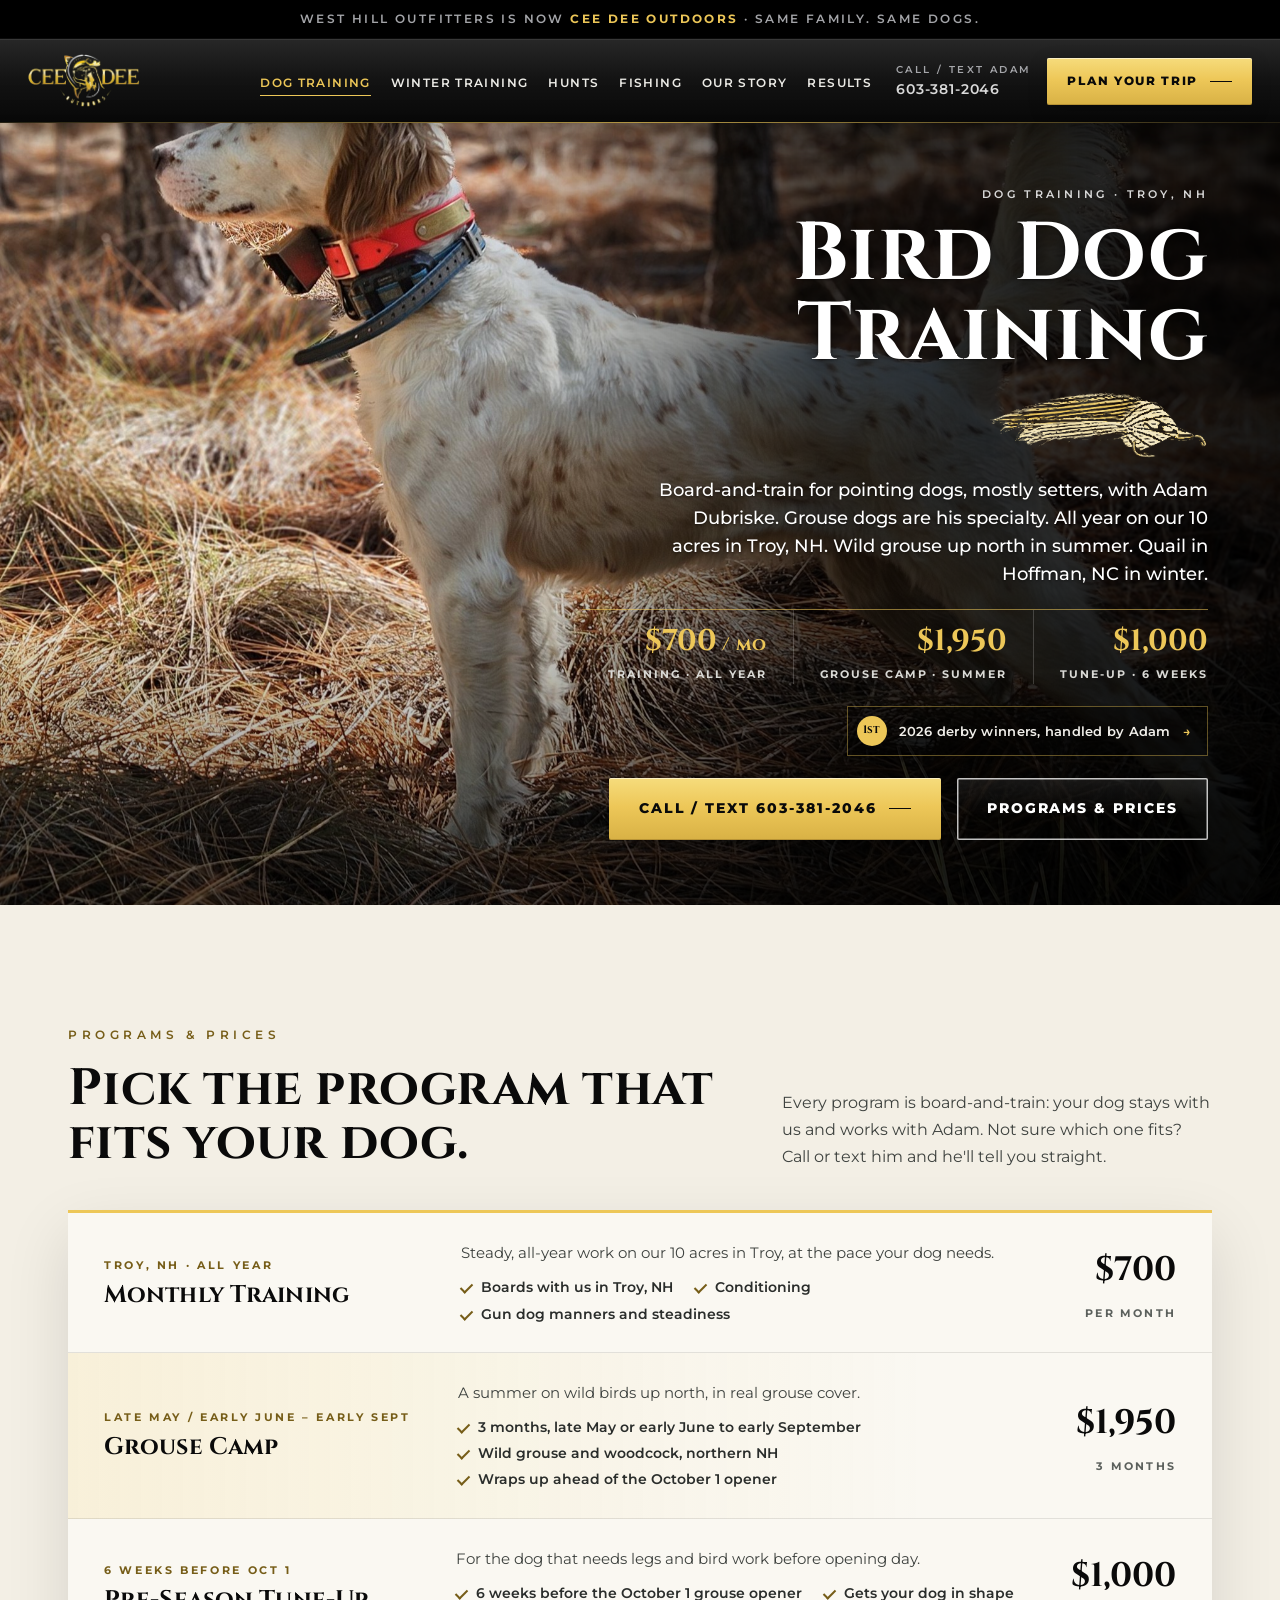
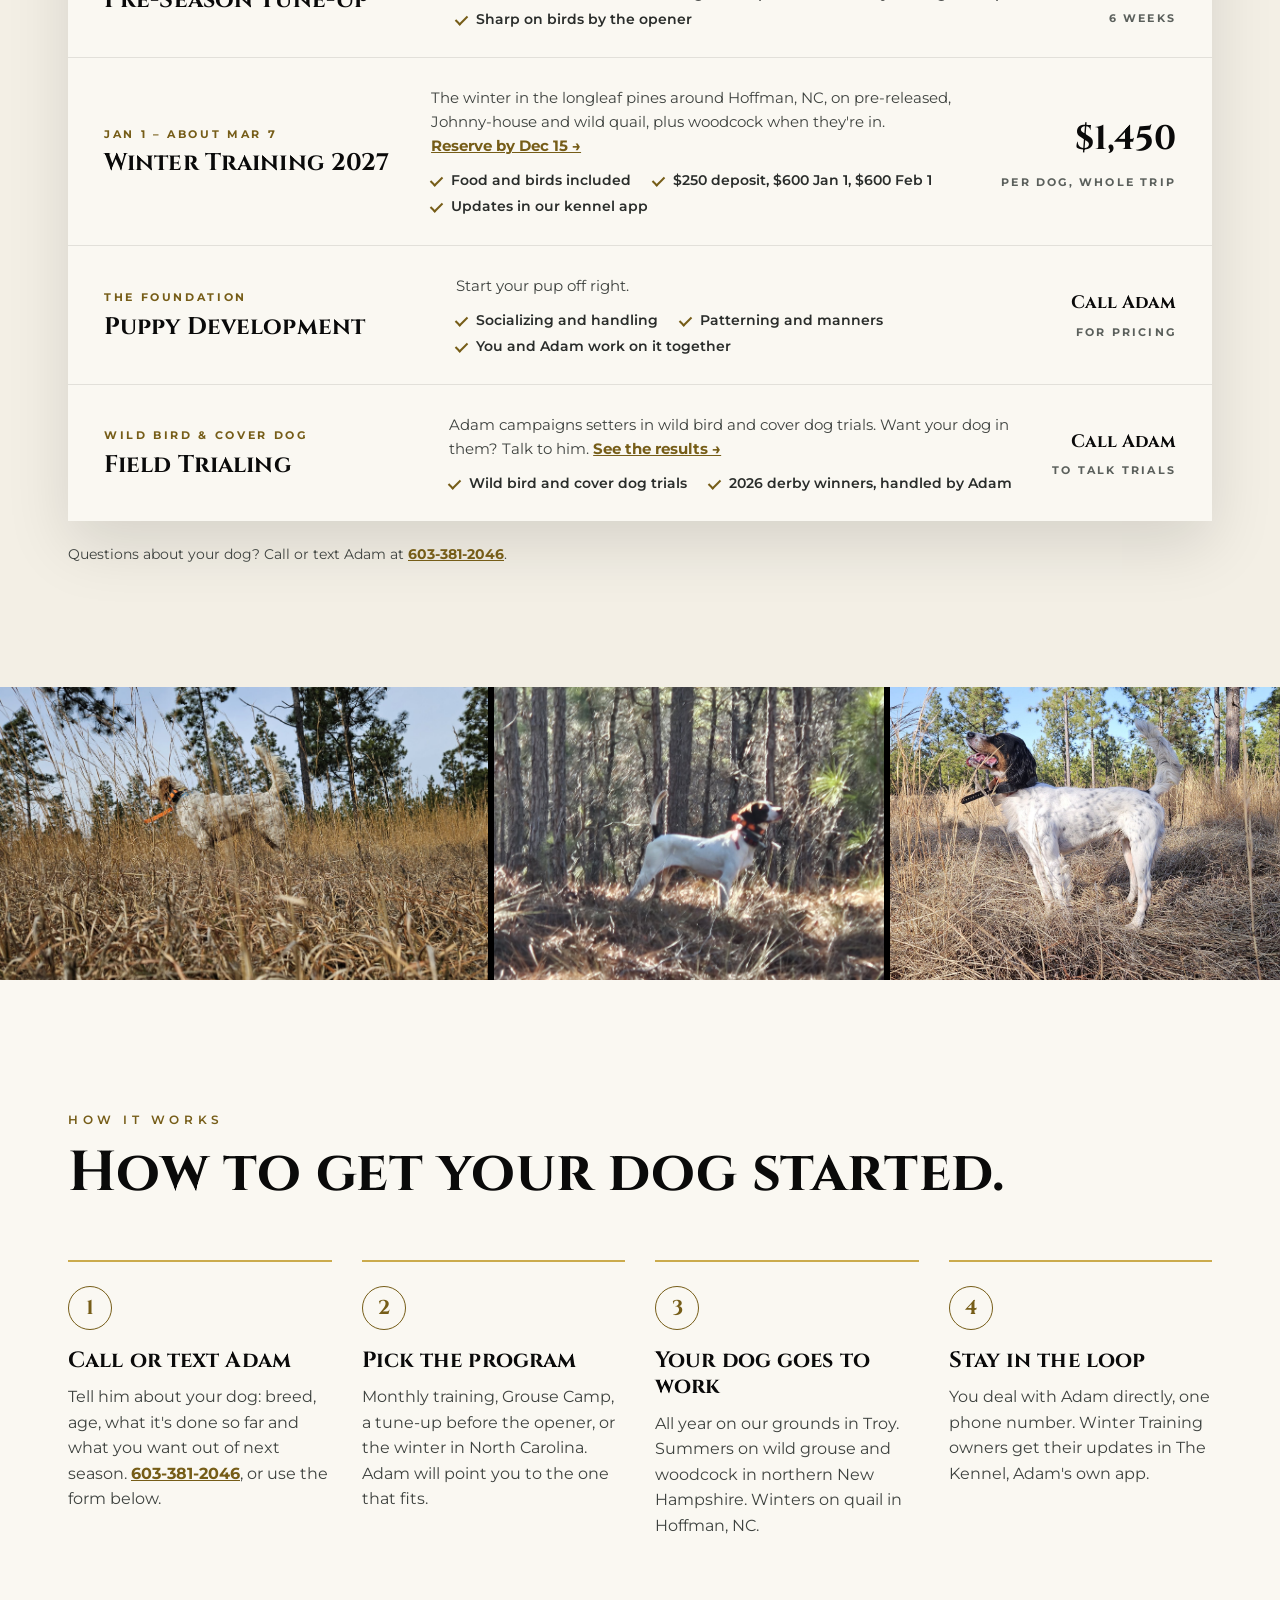
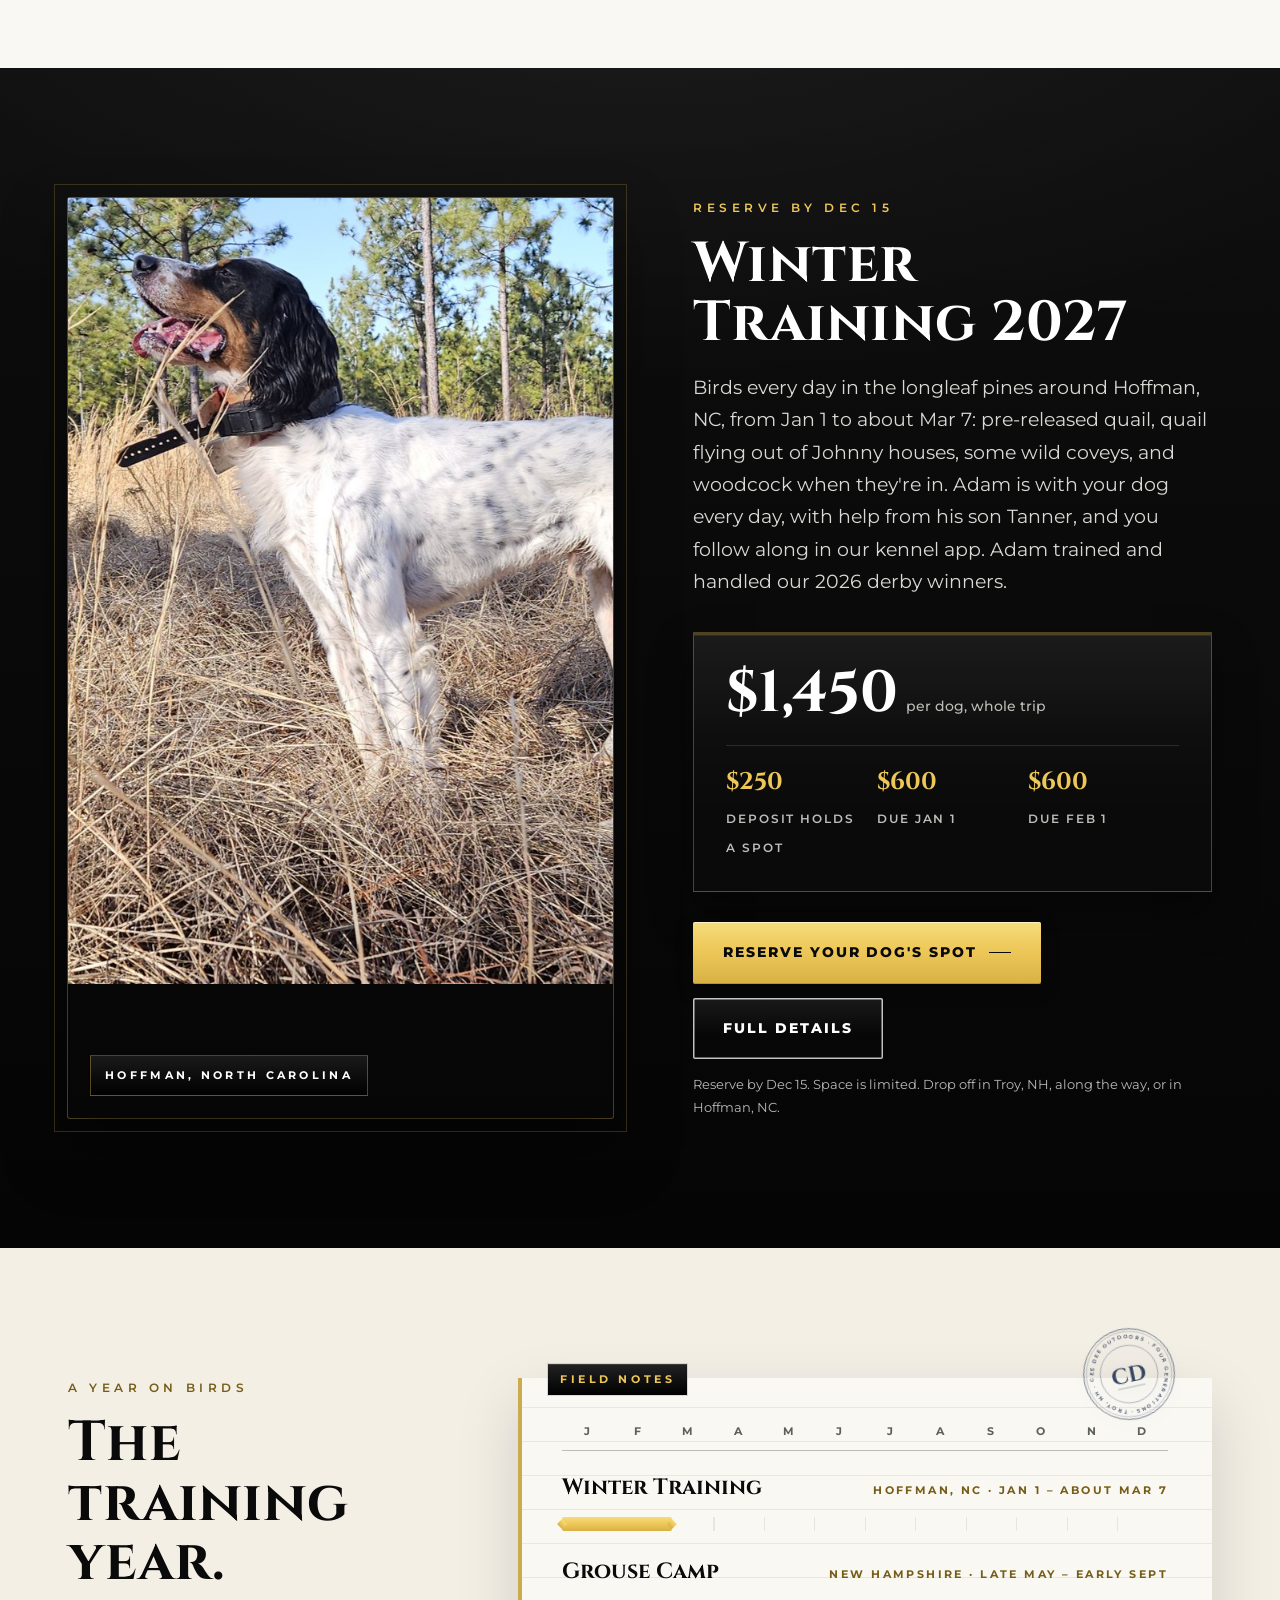
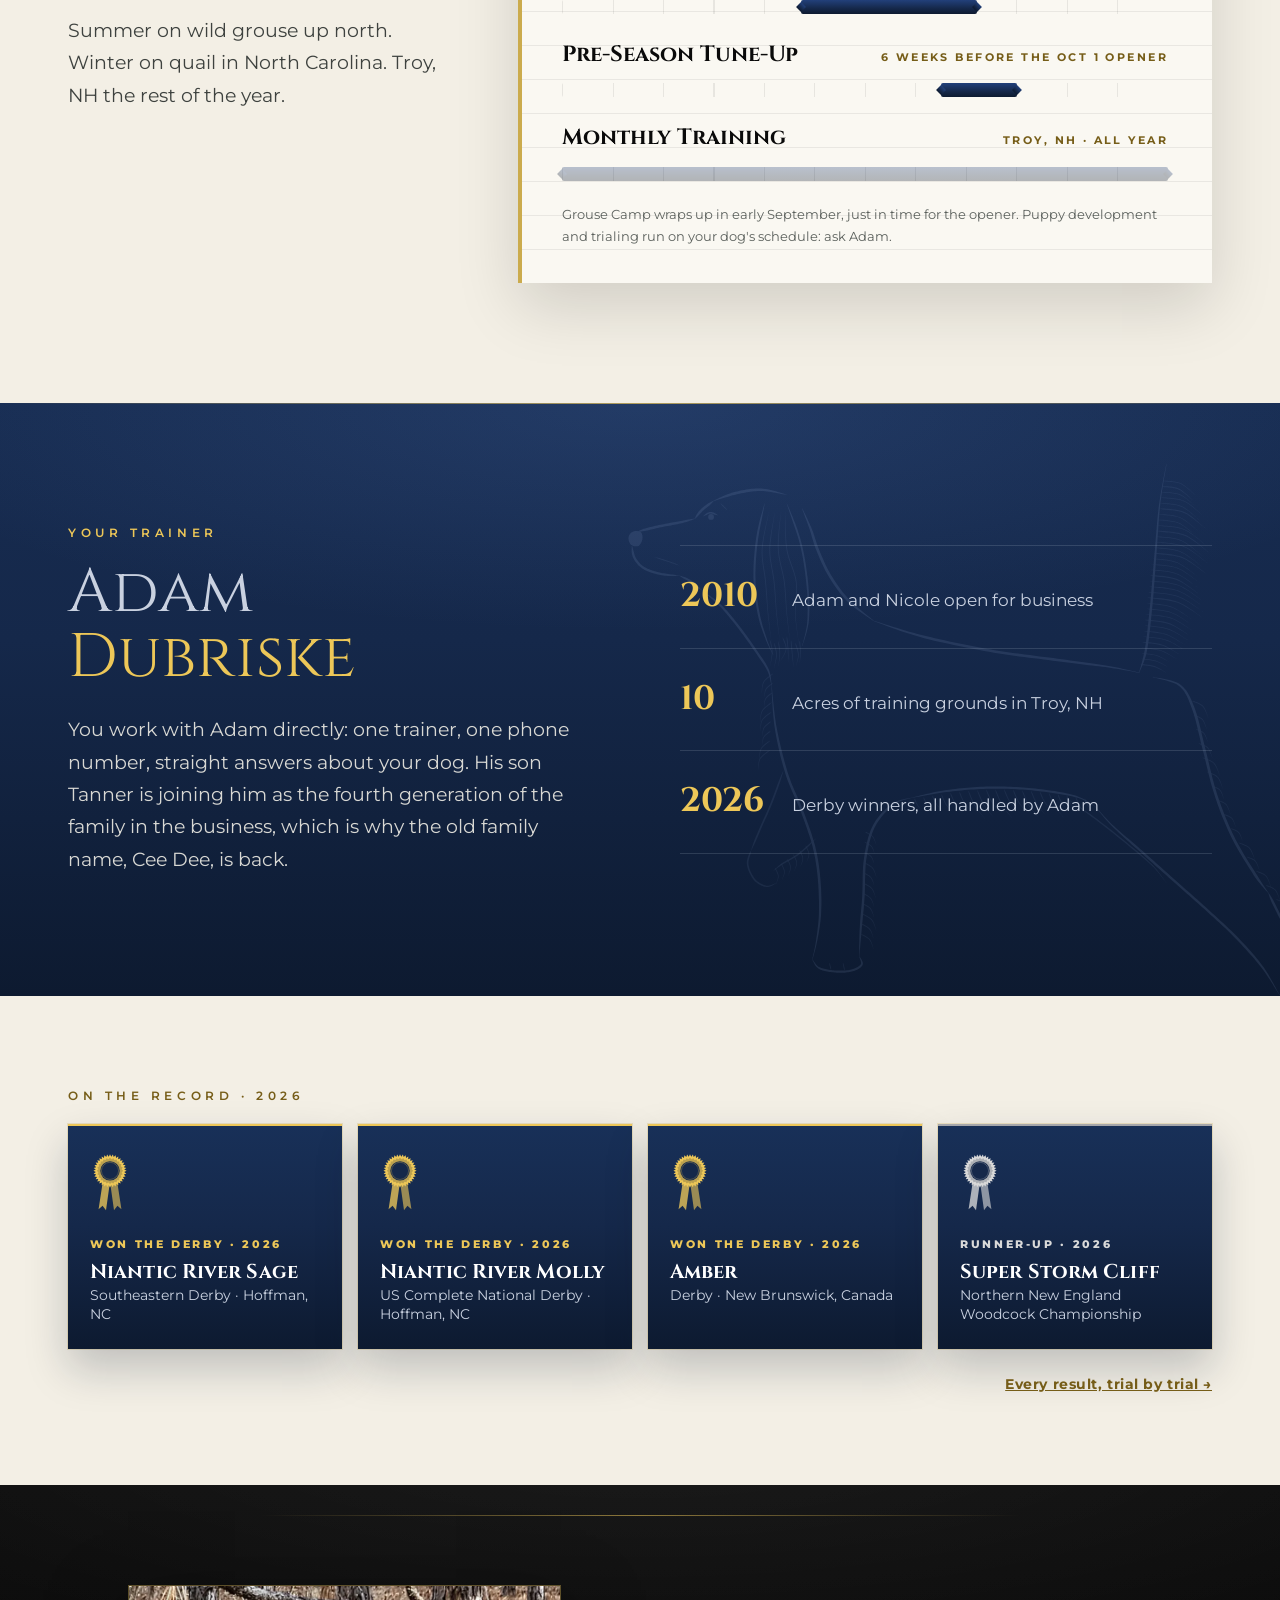
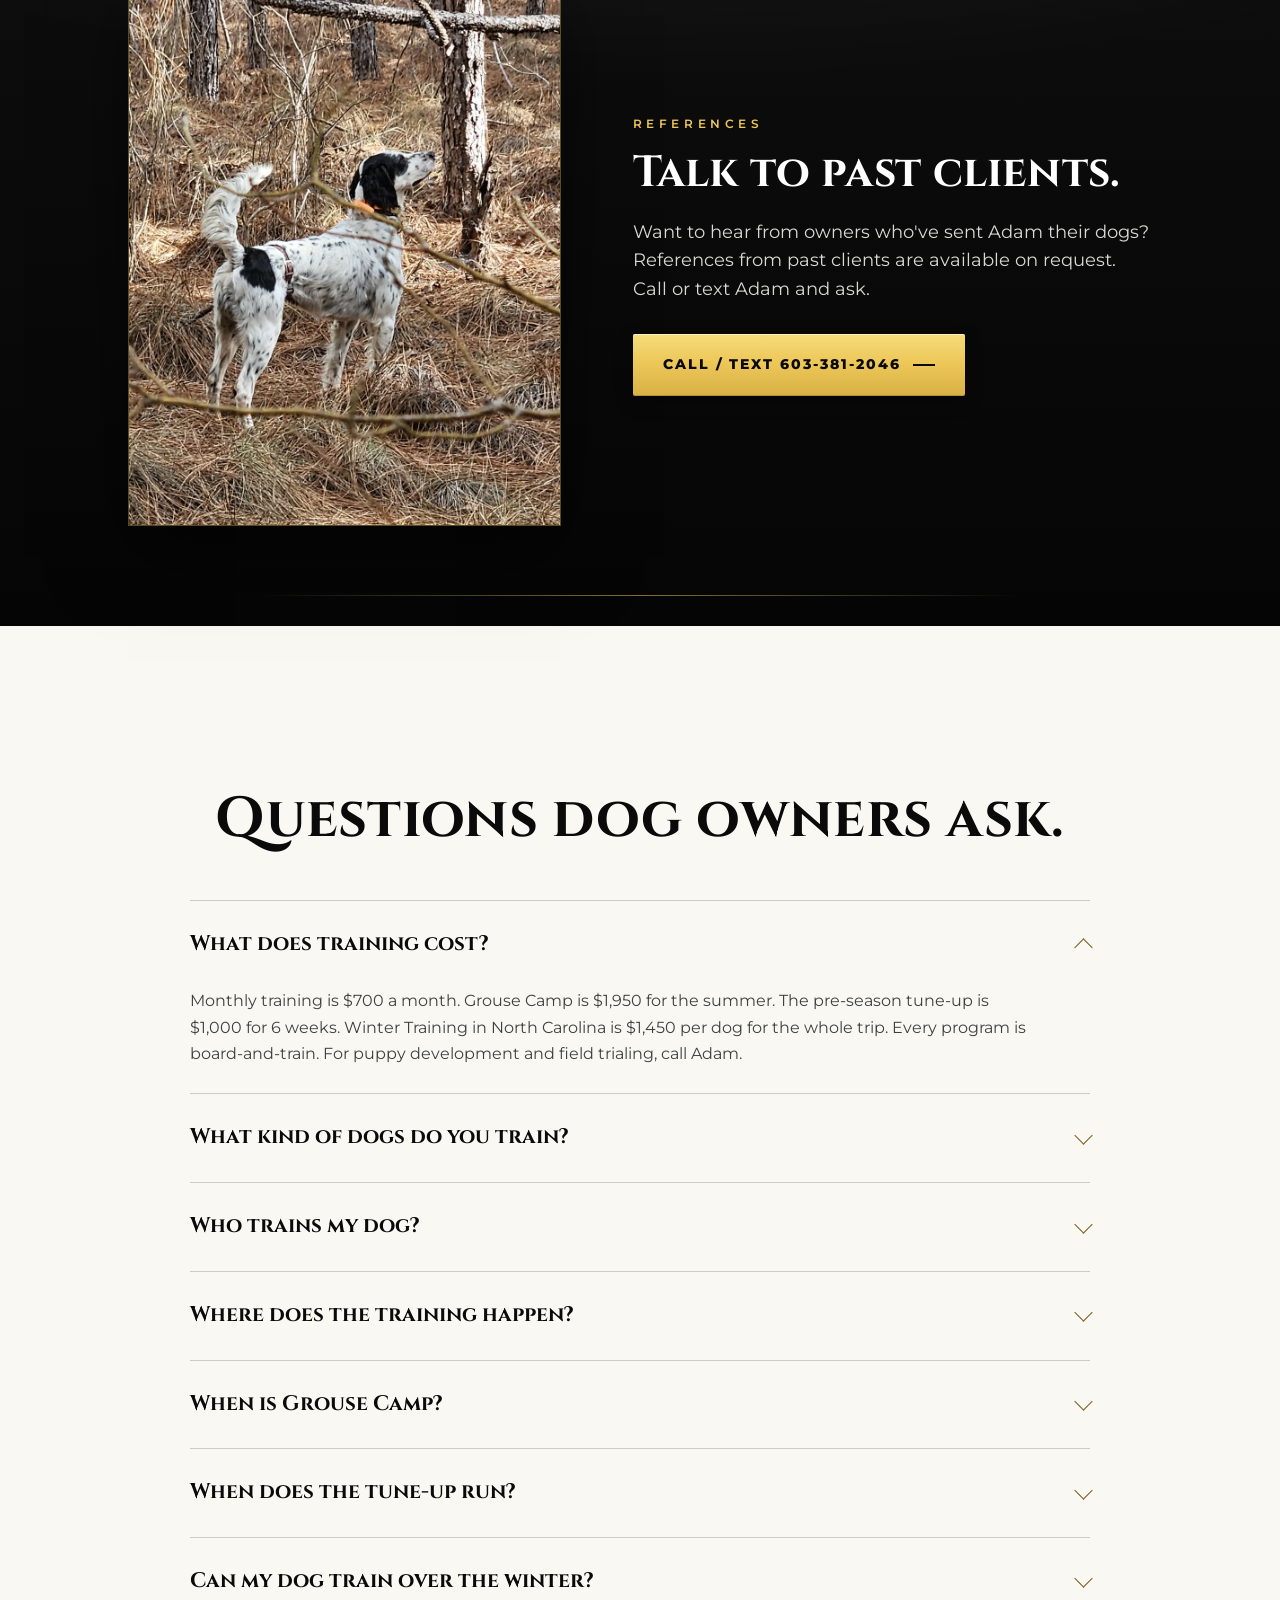
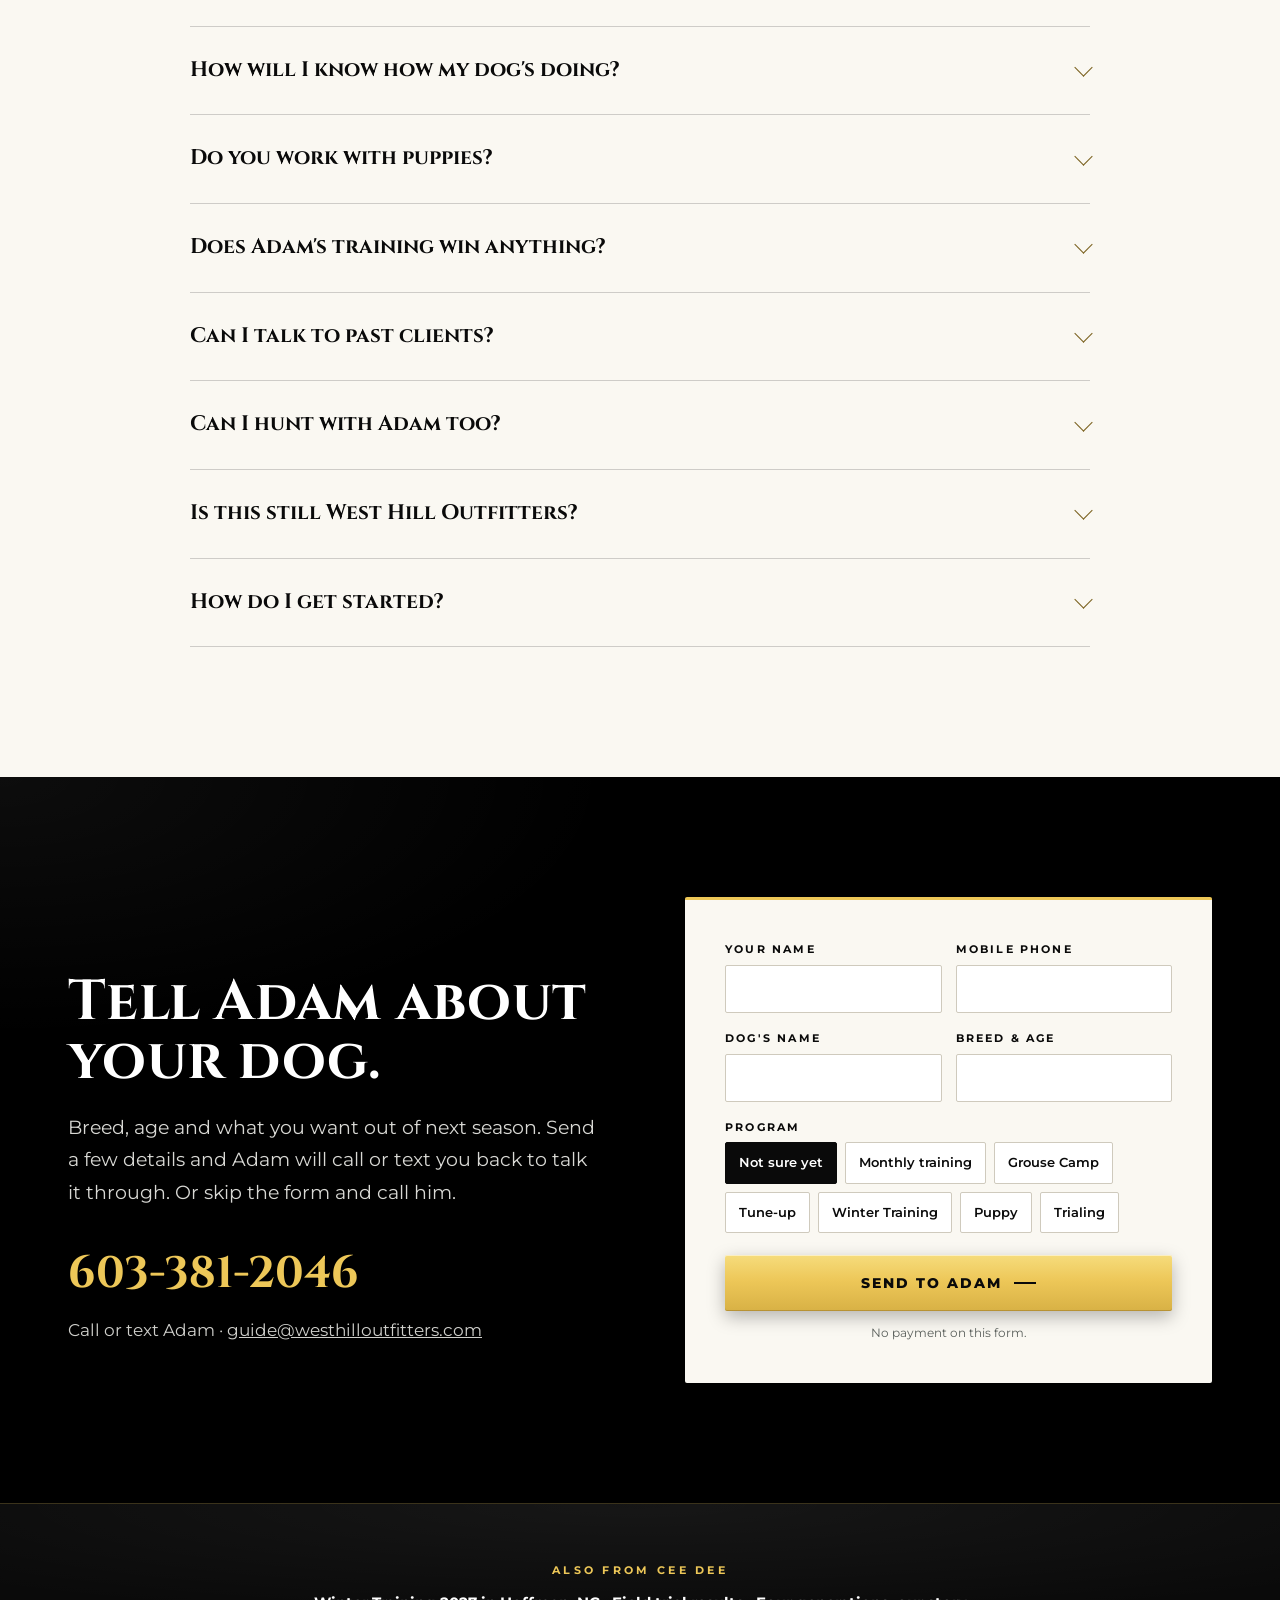
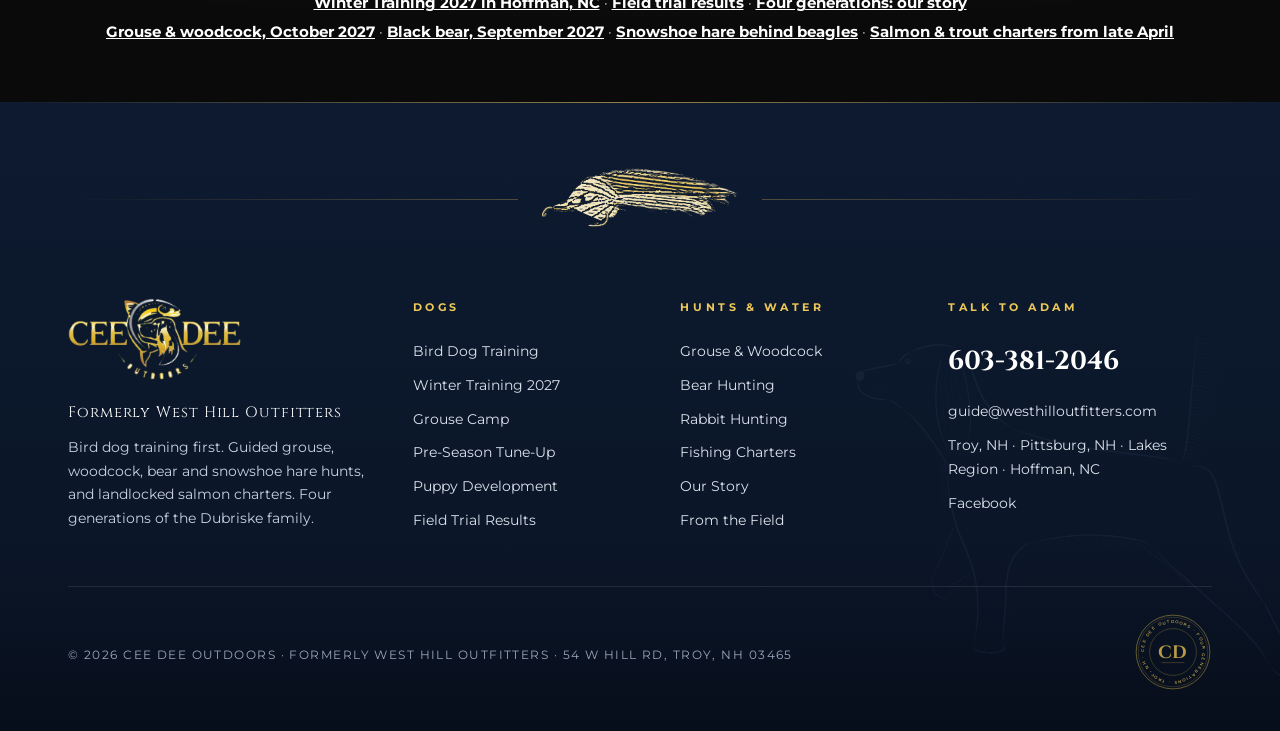
<file: dog-training.html>
<!doctype html><html lang="en"><head><meta name="robots" content="noindex,nofollow"><meta charset="utf-8"><meta name="viewport" content="width=device-width,initial-scale=1">
<title>Bird Dog Training in Troy, NH · Programs &amp; Prices | Cee Dee Outdoors</title>
<meta name="description" content="Bird dog training in Troy, NH with Adam Dubriske of Cee Dee Outdoors (formerly West Hill Outfitters). Board-and-train for pointing dogs, mostly setters: $700 a month, Grouse Camp on wild grouse and woodcock $1,950, 6-week tune-up $1,000, Winter Training in Hoffman, NC $1,450. 2026 derby winners, all trained and handled by Adam. Call or text 603-381-2046.">
<link rel="stylesheet" href="assets/site.css">
<style>
.dhero{position:relative;height:calc(100svh - 34px);min-height:660px;max-height:940px;color:#fff;overflow:hidden;background:var(--deep)}
.dhero .bg{position:absolute;inset:-6% 0;background:url(assets/img/hero-setter.jpg) 20% 22%/cover}
.dhero:after{content:"";position:absolute;inset:0;background:linear-gradient(270deg,rgba(0,0,0,.9) 0%,rgba(0,0,0,.7) 36%,rgba(0,0,0,0) 62%),linear-gradient(0deg,rgba(0,0,0,.6),rgba(0,0,0,0) 40%)}
.dhero .wrap{position:relative;z-index:2;height:100%;display:flex;flex-direction:column;justify-content:center;align-items:flex-end;text-align:right;max-width:1440px;padding:0 72px}
.dhero h1{font-size:clamp(48px,6.4vw,100px);line-height:.98;margin:16px 0 0}
.dhero .fly{width:300px;margin:24px 0 22px;transform:scaleX(-1)}
.dhero .sub{font-size:20px;font-weight:500;max-width:520px;line-height:1.55}
.dhero .ctas{display:flex;gap:16px;margin-top:32px}
.crumbs{font-size:11px;letter-spacing:.3em;text-transform:uppercase;color:var(--silverl);font-weight:600}
/* year on birds: field notebook */
.year{background:var(--bone);padding:130px 0 120px;position:relative}
.year .grid{display:grid;grid-template-columns:.8fr 1.5fr;gap:80px;align-items:start}
.notebook{background:var(--paper);padding:44px 44px 36px;box-shadow:0 24px 60px rgba(10,10,10,.14);position:relative;background-image:repeating-linear-gradient(0deg,transparent 0 33px,rgba(10,10,10,.07) 33px 34px);border-left:3px solid var(--gold)}
.notebook:before{content:"Field notes";position:absolute;top:-14px;left:30px;background:var(--char);color:var(--goldb);font-size:10.5px;letter-spacing:.34em;text-transform:uppercase;font-weight:700;padding:7px 12px}
.months{display:grid;grid-template-columns:repeat(12,1fr);font-size:11px;font-weight:700;letter-spacing:.14em;color:var(--muted);text-align:center;border-bottom:1px solid rgba(10,10,10,.25);padding-bottom:10px;margin-bottom:18px}
.prow{margin:6px 0 22px}
.prow .pl{display:flex;justify-content:space-between;align-items:baseline;margin-bottom:10px}
.prow .pl b{font-family:Cinzel,serif;font-size:22px}
.prow .pl span{font-size:11px;letter-spacing:.22em;text-transform:uppercase;font-weight:700;color:#765D18}
.track{position:relative;height:14px;background:repeating-linear-gradient(90deg,rgba(10,10,10,.08) 0 1px,transparent 1px calc(100%/12));border-radius:2px}
.track i{position:absolute;top:0;bottom:0;background:var(--char);border-radius:2px}
.track i.g{background:var(--goldb)}
.track i:before,.track i:after{content:"";position:absolute;top:50%;width:7px;height:7px;background:inherit;transform:translate(-50%,-50%) rotate(45deg)}
.track i:before{left:0}.track i:after{left:100%}
.nb-note{font-size:13px;color:var(--muted);margin-top:18px}
/* winter training block */
.wt{background:var(--char);color:#fff;padding:130px 0}
.wt .grid{display:grid;grid-template-columns:1.05fr 1fr;gap:80px;align-items:center}
.wt .ph{position:relative;height:640px;overflow:hidden;border-radius:2px}
.wt .ph img{width:100%;height:112%;object-fit:cover}
.wt .ph .stamp{position:absolute;left:22px;bottom:22px;background:rgba(0,0,0,.85);font-size:11px;letter-spacing:.3em;text-transform:uppercase;font-weight:700;padding:10px 14px}
.wt h2{margin:16px 0 18px}
.wt .lead{color:#D8D8D4}
.price{margin-top:34px;border:1px solid var(--rule);border-top:3px solid var(--goldb);padding:30px 32px;background:rgba(255,255,255,.02)}
.price .big{font-family:Cinzel,serif;font-size:58px;font-weight:700;line-height:1}
.price .big small{font-family:Montserrat;font-size:14px;color:#BDBDB9;font-weight:500;margin-left:8px}
.price .pay{display:grid;grid-template-columns:repeat(3,1fr);margin-top:22px;border-top:1px solid rgba(255,255,255,.12)}
.price .pay div{padding:16px 10px 0 0}
.price .pay b{display:block;font-family:Cinzel,serif;font-size:24px;color:var(--goldb)}
.price .pay span{font-size:12px;letter-spacing:.16em;text-transform:uppercase;color:#BDBDB9;font-weight:600}
.wt .ctas{display:flex;gap:14px;margin-top:30px;flex-wrap:wrap}
.wt .fine{font-size:13px;color:#B9B9B5;margin-top:14px}
/* programs */
.progs{background:var(--paper);padding:130px 0}
.progs .head{display:flex;justify-content:space-between;align-items:end;margin-bottom:56px;gap:40px}
.pgrid{display:grid;grid-template-columns:repeat(4,1fr);gap:18px}
.pc{background:#fff;display:flex;flex-direction:column;text-decoration:none;color:var(--ink);box-shadow:0 1px 0 rgba(10,10,10,.08);transition:transform .5s var(--ease),box-shadow .5s}
.pc:hover{transform:translateY(-6px);box-shadow:0 26px 50px rgba(10,10,10,.14)}
.pc .ph{aspect-ratio:4/5;overflow:hidden}.pc .ph img{width:100%;height:100%;object-fit:cover}
.pc .bd{padding:26px 24px 28px;border-top:3px solid var(--gold);flex:1;display:flex;flex-direction:column}
.pc .k{font-size:11px;letter-spacing:.26em;text-transform:uppercase;font-weight:800;color:#765D18}
.pc h3{font-size:24px;margin:10px 0 10px}
.pc p{font-size:15px;color:var(--muted);line-height:1.6;flex:1}
.pc .go{margin-top:16px;font-size:12px;letter-spacing:.2em;text-transform:uppercase;font-weight:800}
/* trainer */
.trainer{background:var(--deep);color:#fff;padding:120px 0;position:relative;overflow:hidden}
.trainer .setter{position:absolute;right:-60px;bottom:-30px;width:720px;color:#fff;opacity:.11}
.trainer .grid{display:grid;grid-template-columns:1fr 1fr;gap:80px;align-items:center;position:relative}
.trainer .sig{font-family:Cinzel,serif;font-size:clamp(40px,4.8vw,66px);line-height:1.05}
.trainer .sig span{color:var(--goldb)}
.trainer ul{list-style:none;border-top:1px solid rgba(255,255,255,.14)}
.trainer li{display:flex;gap:22px;padding:22px 0;border-bottom:1px solid rgba(255,255,255,.14);align-items:baseline}
.trainer li b{font-family:Cinzel,serif;font-size:34px;color:var(--goldb);min-width:90px}
.trainer li span{color:#D8D8D4}
/* results strip */
.rstrip{background:var(--bone);padding:90px 0}
.rstrip .row{display:grid;grid-template-columns:repeat(3,1fr);gap:0;border-top:1px solid rgba(10,10,10,.2)}
.rstrip .it{display:flex;gap:18px;align-items:center;padding:28px 24px 6px 0}
.rstrip .ros{width:46px;color:var(--goldb);flex:none}.rstrip .it.s .ros{color:var(--silver)}
.rstrip .k{font-size:11px;letter-spacing:.24em;text-transform:uppercase;font-weight:800;color:#765D18}.rstrip .it.s .k{color:#5F6266}
.rstrip h3{font-size:20px;margin:6px 0 2px}.rstrip p{font-size:14px;color:var(--muted);line-height:1.4}
.refs{background:var(--char);color:#fff;text-align:center;padding:84px 0}
.refs p.q{font-family:Cinzel,serif;font-size:clamp(24px,2.8vw,36px);line-height:1.25;max-width:820px;margin:0 auto}
.refs p.s{margin-top:16px;color:var(--goldb);font-weight:700;letter-spacing:.3em;font-size:13px;text-transform:uppercase}
/* inquiry */
.inq{background:var(--deep);color:#fff;padding:120px 0}
.inq .wrap{display:grid;grid-template-columns:1fr 1fr;gap:90px;align-items:center}
.inq .num{font-family:Cinzel,serif;font-size:44px;font-weight:700;color:var(--goldb);text-decoration:none;display:block;margin:28px 0 4px}
.inq form{background:var(--paper);color:var(--ink);padding:40px;border-radius:2px}
.fld{margin-bottom:16px}.fld label,.lbl{display:block;font-size:11px;letter-spacing:.2em;text-transform:uppercase;font-weight:700;margin-bottom:6px}
.fld .in{height:48px;border:1px solid #CFCABD;background:#fff;border-radius:2px}
.two{display:grid;grid-template-columns:1fr 1fr;gap:14px}
.chips{display:flex;flex-wrap:wrap;gap:8px;margin:4px 0 22px}
.chips span{border:1px solid #CFCABD;padding:9px 13px;font-size:12.5px;font-weight:600;border-radius:2px;background:#fff}
.chips span.on{background:var(--char);border-color:var(--char);color:#fff}
.inq form .btn{width:100%;justify-content:center}
@media (max-width:860px){
 .dhero{height:auto;min-height:0;display:flex;flex-direction:column}
 .dhero .bg{position:relative;inset:auto;height:360px;background-position:22% 20%}
 .dhero:after{background:linear-gradient(0deg,var(--deep) 0%,rgba(0,0,0,0) 30%);height:360px}
 .dhero .wrap{align-items:flex-start;text-align:left;padding:8px 22px 54px;background:var(--deep)}
 .dhero h1{font-size:46px}.dhero .sub{font-size:16.5px}.dhero .fly{width:190px;transform:none;margin:18px 0 16px}
 .dhero .ctas{flex-direction:column;width:100%}
 .year{padding:80px 0}.year .grid{grid-template-columns:1fr;gap:40px}
 .notebook{padding:34px 18px 26px}
 .months{font-size:9px;letter-spacing:0}
 .prow .pl{flex-direction:column;gap:4px}.prow .pl b{font-size:19px}.prow .pl span{font-size:9.5px;letter-spacing:.14em}
 .wt{padding:80px 0}.wt .grid{grid-template-columns:1fr;gap:36px}.wt .ph{height:360px}
 .price{padding:24px 20px}.price .big{font-size:46px}.price .pay b{font-size:19px}.price .pay span{font-size:10px}
 .wt .ctas{flex-direction:column}
 .progs{padding:80px 0}.progs .head{flex-direction:column;align-items:flex-start;gap:12px;margin-bottom:34px}
 .pgrid{grid-template-columns:1fr 1fr;gap:12px}.pc .ph{aspect-ratio:1/1}.pc .bd{padding:18px 14px 20px}.pc h3{font-size:19px}.pc p{font-size:13.5px}
 .trainer{padding:80px 0}.trainer .grid{grid-template-columns:1fr;gap:34px}.trainer .setter{width:380px}
 .rstrip{padding:64px 0}.rstrip .row{grid-template-columns:1fr}
 .inq{padding:80px 0}.inq .wrap{grid-template-columns:1fr;gap:36px}.inq form{padding:26px 18px}.inq .num{font-size:34px}
}

/* ===== Oct 22 rev: GLOSS BLACK + NAVY roles ===== */
.wt,.refs{background:radial-gradient(130% 60% at 50% -8%,rgba(255,255,255,.055),rgba(255,255,255,0) 58%),linear-gradient(180deg,#0E0E0E 0%,#0A0A0A 45%,#050505 100%)}
.inq{background:#000}
/* trainer = the family behind the dogs: navy */
.trainer{background:radial-gradient(90% 55% at 50% 0%,rgba(90,130,200,.18),rgba(90,130,200,0) 70%),linear-gradient(180deg,#172C51 0%,var(--navy) 40%,var(--navy-d) 100%)}
.trainer:before{content:"";position:absolute;left:0;right:0;top:0;height:1px;background:linear-gradient(90deg,rgba(237,199,88,0),rgba(237,199,88,.7) 50%,rgba(237,199,88,0))}
.trainer .setter{color:#9FB6E0;opacity:.12}
.trainer ul,.trainer li{border-color:rgba(201,209,224,.16)}
.trainer li span,.trainer p{color:var(--navy-txt)}
/* WT price card + program cards: gloss edges */
.notebook:before{background:linear-gradient(180deg,#222,#000);box-shadow:inset 0 1px 0 rgba(255,255,255,.12),0 0 0 1px rgba(203,171,77,.4)}
.track i{background:linear-gradient(180deg,#2A2A2A,#000)}
.pc{box-shadow:0 1px 0 rgba(10,10,10,.08),0 0 0 1px rgba(203,171,77,.0)}
.pc:hover{box-shadow:0 26px 50px rgba(10,10,10,.16),0 0 0 1px rgba(203,171,77,.45)}
/* results strip: navy ribbon centers come from the rosette art */
.rstrip .it{border-right:0}

/* ===== wow pass (Oct 22) ===== */
/* notebook: gold = Winter Training, navy = Grouse Camp in NH, and a CD stamp in the corner */
.track i{background:linear-gradient(180deg,#22407A,var(--navy) 60%,var(--navy-d))}
.track i.g{background:linear-gradient(180deg,#F6DC7C,#EDC758 50%,#D8B145)}
.nb-seal{position:absolute;right:34px;top:-52px;width:96px;color:var(--navy);transform:rotate(-12deg);opacity:.85;filter:drop-shadow(0 6px 12px rgba(13,26,48,.18))}
.nb-seal svg{width:100%;height:auto}
.notebook{border-left:0;box-shadow:0 24px 60px rgba(10,10,10,.14),inset 4px 0 0 var(--gold)}
/* WT: photo runs the full height of the column, framed in gold */
.wt .grid{align-items:stretch}
.wt .ph{height:auto;min-height:640px;box-shadow:0 30px 60px rgba(0,0,0,.5),0 0 0 1px rgba(203,171,77,.45);overflow:visible}
.wt .ph img{position:absolute;inset:0;height:100%}
.wt .ph .clip{position:absolute;inset:0;overflow:hidden}
.wt .ph:before{content:"";position:absolute;inset:-14px;border:1px solid rgba(203,171,77,.22);pointer-events:none}
.wt .ph .stamp{z-index:2;background:linear-gradient(180deg,#1A1A1A,#000);border:1px solid rgba(203,171,77,.4)}
.wt>.wrap>div:last-child{align-self:center}
.price{background:linear-gradient(180deg,rgba(255,255,255,.07),rgba(255,255,255,.015) 40%,rgba(255,255,255,0) 70%),#0A0A0A;box-shadow:inset 0 1px 0 rgba(255,255,255,.08),0 20px 40px rgba(0,0,0,.4);border-color:rgba(203,171,77,.35)}
/* programs: gloss-black card bodies with fine gold edges on the paper section */
.pc{background:#0A0A0A;color:#fff;box-shadow:0 22px 44px rgba(10,10,10,.18),0 0 0 1px rgba(203,171,77,.28)}
.pc:hover{box-shadow:0 30px 56px rgba(10,10,10,.26),0 0 0 1px rgba(237,199,88,.7)}
.pc .bd{background:linear-gradient(180deg,rgba(255,255,255,.07),rgba(255,255,255,.015) 30%,rgba(255,255,255,0) 60%);border-top:2px solid var(--goldb);position:relative}
.pc .k{color:var(--goldb)}
.pc h3{color:#fff}
.pc p{color:#D2D2CF}
.pc .go{color:var(--goldb)}
.pc .ph{position:relative}
.pc .ph:after{content:"";position:absolute;inset:auto 0 0 0;height:30%;background:linear-gradient(0deg,rgba(0,0,0,.45),rgba(0,0,0,0))}
/* results: navy cards, gold and silver ribbons */
.rstrip .row{border-top:0;gap:18px}
.rstrip .it{background:linear-gradient(180deg,#183058,var(--navy) 45%,var(--navy-d));color:#fff;padding:26px 24px;box-shadow:0 20px 40px rgba(13,26,48,.22),0 0 0 1px rgba(203,171,77,.25);border-top:2px solid var(--goldb)}
.rstrip .it.s{border-top-color:var(--silver)}
.rstrip .it h3{color:#fff}.rstrip .it p{color:var(--navy-txt)}
.rstrip .k{color:var(--goldb)}.rstrip .it.s .k{color:var(--silverl)}
.rstrip .it.s .ros{color:var(--silverl)}
/* references + inquiry */
.refs{position:relative}
.refs .setter{width:190px;margin:0 auto 22px;color:var(--gold);filter:drop-shadow(0 4px 14px rgba(237,199,88,.18))}
.refs:before,.refs:after{content:"";position:absolute;left:50%;transform:translateX(-50%);width:min(760px,80vw);height:1px;background:linear-gradient(90deg,rgba(237,199,88,0),rgba(237,199,88,.55) 50%,rgba(237,199,88,0))}
.refs:before{top:30px}.refs:after{bottom:30px}
.inq{position:relative;overflow:hidden;background:radial-gradient(80% 60% at 0% 0%,rgba(255,255,255,.05),rgba(255,255,255,0) 60%),#000}
.inq form{border-top:3px solid var(--goldb)}
@media (max-width:860px){.wt .ph{min-height:440px}.wt .ph:before{inset:-8px}.nb-seal{width:70px;right:14px;top:-40px;bottom:auto}.rstrip .row{gap:12px}}

.dhero{height:calc(100svh - 118px)}
@media (max-width:860px){.dhero{height:calc(100svh - 94px)}.dhero .ctas .ghost{display:none}.dhero .wrap{padding-bottom:96px!important}}
</style><link rel="icon" href="assets/svg/seal.svg" type="image/svg+xml"><link rel="stylesheet" href="assets/polish.css">
<style id="p3-dog">
/* Pass 3 (Nov 16, 2026): hero facts row, programs table first, photo band, how-it-works steps */
.dh-facts{display:grid;grid-template-columns:repeat(3,auto);justify-content:end;margin-top:26px;border-top:1px solid rgba(237,199,88,.55)}
.dh-facts>div{padding:16px 0 0 26px;text-align:right}.dh-facts>div+div{margin-left:26px;border-left:1px solid rgba(255,255,255,.18)}
.dh-facts b{display:block;font-family:Cinzel,serif;font-size:30px;line-height:1.05;color:var(--goldb)}
.dh-facts span{display:block;margin-top:8px;font-size:11px;letter-spacing:.18em;text-transform:uppercase;font-weight:700;color:#D9D9D5}
.dhero.p3 .sub{max-width:560px}
.dhero.p3 .ctas{margin-top:28px}
.px-rates .row p a{white-space:nowrap}
.dt-how,.dt-faq{background:var(--paper);padding:130px 0}
.dt-faq .faq{max-width:900px;margin:50px auto 0;border-top:1px solid rgba(10,10,10,.18)}
.dt-faq .faq details{border-bottom:1px solid rgba(10,10,10,.18);padding:0}
.dt-faq .faq summary{list-style:none;cursor:pointer;display:flex;justify-content:space-between;gap:30px;align-items:center;padding:26px 0;font-family:Cinzel,serif;font-weight:700;font-size:21px;color:var(--ink)}
.dt-faq .faq summary::-webkit-details-marker{display:none}
.dt-faq .faq summary:after{content:"";width:12px;height:12px;border-right:1.5px solid #765D18;border-bottom:1.5px solid #765D18;transform:rotate(45deg);flex:none;margin-top:-6px;transition:transform .3s}
.dt-faq .faq details[open] summary:after{transform:rotate(-135deg);margin-top:6px}
.dt-faq .faq details p{padding:0 60px 26px 0;color:#3E423F;font-size:16px;line-height:1.65}
.dt-photos{padding:0!important;background:#000}
.dt-grid{display:grid;grid-template-columns:1.25fr 1fr 1fr;gap:6px;background:#000}
.dt-grid figure{margin:0;overflow:hidden;background:#111;aspect-ratio:4/3}
.dt-grid figure:nth-child(1){aspect-ratio:auto}
.dt-grid img{width:100%;height:100%;object-fit:cover;display:block}
.dt-grid figure:nth-child(1) img{object-position:30% 55%}
.dt-grid figure:nth-child(2) img{object-position:45% 60%}
.dt-grid figure:nth-child(3) img{object-position:40% 50%}
.dt-how .steps{list-style:none;padding:0;margin:56px 0 0;display:grid;grid-template-columns:repeat(4,1fr);gap:30px;counter-reset:none}
.dt-how .steps li{border-top:2px solid var(--gold);padding-top:24px}
.dt-how .steps .n{display:inline-flex;align-items:center;justify-content:center;width:44px;height:44px;border:1.5px solid #765D18;border-radius:50%;font-family:Cinzel,serif;font-weight:700;font-size:20px;color:#765D18}
.dt-how .steps h3{font-size:22px;margin:18px 0 10px}
.dt-how .steps p{font-size:15.5px;line-height:1.65;color:#3E423F}
@media (max-width:1100px){.dt-how .steps{grid-template-columns:1fr 1fr;gap:34px 28px}}
@media (max-width:860px){
 .dhero.p3{height:auto!important;min-height:0;max-height:none}
 .dhero.p3 .bg{height:230px;background-position:22% 24%}
 .dhero.p3:after{height:230px}
 .dhero.p3 .wrap{padding:2px 22px 34px!important}
 .dhero.p3 h1{font-size:40px;margin-top:10px}
 .dhero.p3 .fly{display:none}
 .dhero.p3 .sub{font-size:15.5px;margin-top:12px;line-height:1.55}
 .dh-facts{grid-template-columns:repeat(3,1fr);justify-content:stretch;margin-top:16px;width:100%}
 .dh-facts>div{padding:12px 8px 0 0;text-align:left}.dh-facts>div+div{margin-left:0;padding-left:10px}
 .dh-facts b{font-size:22px}
 .dh-facts span{font-size:9.5px;letter-spacing:.1em;line-height:1.35;margin-top:6px}
 .dhero.p3 .ctas{margin-top:18px;gap:10px}
 .dhero.p3 .ctas .ghost{display:inline-flex!important;justify-content:center}
 .dhero.p3 .ctas .btn{width:100%;justify-content:center}
 .dt-how,.dt-faq{padding:80px 0}
 .dt-faq .faq{margin-top:34px}.dt-faq .faq summary{font-size:18px;padding:20px 0}.dt-faq .faq details p{padding-right:0}
 .dt-grid{grid-template-columns:1fr;gap:4px}
 .dt-grid figure:nth-child(1){aspect-ratio:16/9}
 .dt-grid figure:nth-child(n+2){aspect-ratio:16/9}
 .dt-how .steps{grid-template-columns:1fr;gap:26px;margin-top:36px}
 .px-rates .row p a{white-space:normal}
}
</style>
<style id="p11-dog">
/* Pass 11 (Nov 20, 2026): linked facts row, proof chip, Call/Text first, what's-included lists, record link, cross-links, phone fold */
.dh-facts a{display:block;text-decoration:none;padding:16px 0 0 26px;text-align:right}.dh-facts a+a{margin-left:26px;border-left:1px solid rgba(255,255,255,.18)}
.dh-facts b small{font-size:.6em;letter-spacing:.02em}
.dh-facts a:hover b{color:#fff}
.dhero.p3 .wrap{align-items:flex-end}
@media (min-width:861px){
 .dhero.p3{height:auto;min-height:calc(100svh - 118px);max-height:none;display:flex}
 .dhero.p3 .wrap{height:auto;width:100%;padding:44px 72px 48px}
 .dhero.p3 h1{margin-top:10px}
 .dhero.p3 .fly{width:220px;margin:16px 0 14px}
 .dhero.p3 .sub{font-size:18px}
 .dh-facts{margin-top:20px}
 .dh-proof{margin-top:18px}
 .dhero.p3 .ctas{margin-top:22px}
}
.dh-proof{display:inline-flex;align-items:center;gap:12px;margin-top:22px;padding:9px 16px 9px 9px;border:1px solid rgba(237,199,88,.4);background:rgba(0,0,0,.35);color:#F1EFEA;text-decoration:none;font-size:13px;font-weight:600;letter-spacing:.02em;transition:border-color .3s,background .3s;align-self:flex-end}
.dh-proof i{font-style:normal;font-family:Cinzel,serif;font-weight:700;font-size:11px;color:#0A0A0A;background:var(--goldb);border-radius:50%;width:30px;height:30px;display:grid;place-items:center;flex:none}
.dh-proof em{font-style:normal;color:var(--goldb);transition:transform .3s}
.dh-proof:hover{border-color:var(--goldb);background:rgba(0,0,0,.5)}.dh-proof:hover em{transform:translateX(4px)}
.px-rates .row .desc p{margin:0}
.px-rates .inc{list-style:none;margin:12px 0 0;padding:0;display:flex;flex-wrap:wrap;gap:6px 22px}
.px-rates .inc li{position:relative;padding-left:20px;font-size:13.5px;font-weight:600;color:#2A2D2B;line-height:1.5}
.px-rates .inc li:before{content:"";position:absolute;left:2px;top:4px;width:5px;height:10px;border-right:2px solid #765D18;border-bottom:2px solid #765D18;transform:rotate(45deg)}
.rstrip .rmore{margin-top:26px;text-align:right}.rstrip .rmore a{color:#765D18;font-weight:700;font-size:14px;letter-spacing:.04em}
.xlink{background:radial-gradient(120% 100% at 50% 0%,rgba(255,255,255,.05),rgba(255,255,255,0) 60%),#0A0A0A;color:#D2D2CF;border-top:1px solid rgba(203,171,77,.25);padding:56px 0;text-align:center;font-size:15px;line-height:1.9}
.xlink b{font-size:11px;letter-spacing:.3em;text-transform:uppercase;color:var(--goldb);display:block;margin-bottom:8px}
.xlink a{color:#fff;font-weight:700}
.d-xlink .xs{display:none}
@media (max-width:860px){
 .dhero.p3 .bg{height:200px;background-position:22% 26%}
 .dhero.p3:after{height:200px}
 .dhero.p3 .wrap{align-items:stretch}
 .dhero.p3 h1{font-size:36px;margin-top:6px}
 .dhero.p3 .sub{font-size:15px;margin-top:10px;line-height:1.5}
 .dh-facts{grid-template-columns:1fr 1.1fr 1fr;margin-top:14px}
 .dh-facts a{padding:10px 8px 0 0;text-align:left}.dh-facts a+a{margin-left:0;padding-left:10px}
 .dh-facts b{font-size:20px;white-space:nowrap}
 .dh-proof{display:flex;align-self:stretch;margin-top:12px;font-size:12px;padding:6px 12px 6px 6px;gap:10px}
 .dh-proof i{width:26px;height:26px;font-size:10px}.dh-proof em{margin-left:auto}
 .dhero.p3 .ctas{margin-top:14px}
 .dhero.p3 .ctas .ghost{display:none!important}
 .px-rates .inc{flex-direction:column;gap:4px;margin-top:10px}
 .rstrip .rmore{text-align:left}
 .xlink{padding:44px 0;font-size:14.5px}.xlink br{display:none}.d-xlink .xs{display:inline}
}
</style>
<style id="p20-dog">
/* Pass 20 (Nov 25, 2026): 4-card record (Amber added), real-photo references band */
@media (min-width:1101px){.rstrip .row{grid-template-columns:repeat(4,1fr);gap:16px}.rstrip .it{flex-direction:column;align-items:flex-start;gap:14px;padding:26px 22px 24px}.rstrip .ros{width:40px}}
@media (min-width:861px) and (max-width:1100px){.rstrip .row{grid-template-columns:repeat(2,1fr)}}
.refs.p20{text-align:left;padding:100px 0}
.refs.p20 .rf-grid{display:grid;grid-template-columns:minmax(0,5fr) minmax(0,6fr);gap:72px;align-items:center;max-width:1120px;margin:0 auto}
.refs.p20 .rf-ph{margin:0;aspect-ratio:4/5;overflow:hidden;border:1px solid rgba(237,199,88,.35);box-shadow:0 30px 70px rgba(0,0,0,.55)}
.refs.p20 .rf-ph picture,.refs.p20 .rf-ph img{display:block;width:100%;height:100%}
.refs.p20 .rf-ph img{object-fit:cover;object-position:50% 45%}
.refs.p20 .eyebrow{color:var(--goldb)}
.refs.p20 h2{font-family:Cinzel,serif;color:#fff;font-size:clamp(30px,3.4vw,48px);line-height:1.12;margin:14px 0 20px}
.refs.p20 .lead{color:#D8D8D4;font-size:18px;line-height:1.6;max-width:520px}
.refs.p20 .ctas{margin-top:30px}
@media (max-width:860px){
 .refs.p20{padding:62px 0 66px}
 .refs.p20 .rf-grid{grid-template-columns:1fr;gap:30px}
 .refs.p20 .rf-ph{aspect-ratio:4/3}
 .refs.p20 .rf-ph img{object-position:50% 42%}
 .refs.p20 h2{font-size:30px;margin:12px 0 14px}
 .refs.p20 .lead{font-size:16px}
 .refs.p20 .ctas{margin-top:22px}
 .refs.p20 .ctas .btn{width:100%;justify-content:center}
}
</style>
<script type="application/ld+json">{"@context": "https://schema.org", "@type": "FAQPage", "mainEntity": [{"@type": "Question", "name": "What does training cost?", "acceptedAnswer": {"@type": "Answer", "text": "Monthly training is $700 a month. Grouse Camp is $1,950 for the summer. The pre-season tune-up is $1,000 for 6 weeks. Winter Training in North Carolina is $1,450 per dog for the whole trip. Every program is board-and-train. For puppy development and field trialing, call Adam."}}, {"@type": "Question", "name": "What kind of dogs do you train?", "acceptedAnswer": {"@type": "Answer", "text": "Pointing dogs. Most of them are setters, and grouse dogs are Adam's specialty."}}, {"@type": "Question", "name": "Who trains my dog?", "acceptedAnswer": {"@type": "Answer", "text": "Adam, with help from his son Tanner, the fourth generation. Adam trained and handled all of his 2026 trial dogs himself. Adam and Nicole Dubriske have run the business since 2010."}}, {"@type": "Question", "name": "Where does the training happen?", "acceptedAnswer": {"@type": "Answer", "text": "All year at our 10-acre grounds at 54 W Hill Rd in Troy, NH. Grouse Camp is on wild grouse and woodcock in northern New Hampshire. Winter Training is in Hoffman, NC."}}, {"@type": "Question", "name": "When is Grouse Camp?", "acceptedAnswer": {"@type": "Answer", "text": "Three months, from late May or early June to early September, on wild grouse and woodcock in northern New Hampshire. It costs $1,950 and wraps up ahead of the October 1 opener."}}, {"@type": "Question", "name": "When does the tune-up run?", "acceptedAnswer": {"@type": "Answer", "text": "It runs for the six weeks before the October 1 grouse opener and costs $1,000. Call or text Adam to get your dog in."}}, {"@type": "Question", "name": "Can my dog train over the winter?", "acceptedAnswer": {"@type": "Answer", "text": "Yes. Winter Training runs from January 1 to about March 7 in Hoffman, NC, on a mix of pre-released quail, quail flying out of Johnny houses, some wild coveys, and woodcock when they're in. Food and birds are included. It costs $1,450 per dog: a $250 deposit, then $600 on January 1 and $600 on February 1. Reserve by December 15. Drop your dog off in Troy, along the way, or in Hoffman."}}, {"@type": "Question", "name": "How will I know how my dog's doing?", "acceptedAnswer": {"@type": "Answer", "text": "You deal with Adam directly: one trainer, one phone number. Call or text him about your dog. Winter Training owners get their updates in The Kennel, Adam's own app."}}, {"@type": "Question", "name": "Do you work with puppies?", "acceptedAnswer": {"@type": "Answer", "text": "Yes. Puppy development covers socializing, handling, patterning and manners, and you and Adam work on it together. Call Adam for pricing."}}, {"@type": "Question", "name": "Does Adam's training win anything?", "acceptedAnswer": {"@type": "Answer", "text": "Yes, with dogs he trained and handled himself. In 2026 Niantic River Molly won the US Complete National Derby and Niantic River Sage won the Southeastern Derby, on the Hoffman, NC field trial grounds. In the fall, Amber won a derby in New Brunswick, Canada, and a puppy stake in New Hampshire. Super Storm Cliff was runner-up at the Northern New England Woodcock Championship. Adam campaigns setters in wild bird and cover dog trials. See the results page for the full record."}}, {"@type": "Question", "name": "Can I talk to past clients?", "acceptedAnswer": {"@type": "Answer", "text": "Yes. References from past clients are available on request. Call or text Adam at 603-381-2046 and ask."}}, {"@type": "Question", "name": "Can I hunt with Adam too?", "acceptedAnswer": {"@type": "Answer", "text": "Yes. Grouse and woodcock all of October 2027, $500 a day for 1–2 hunters. Black bear September 1–28, 2027, $1,600 per hunter. Snowshoe hare behind the beagles in Pittsburg and Berlin through December 20, 2026: $600 for a 2-day weekend or $300 a single day, up to 3 hunters."}}, {"@type": "Question", "name": "Is this still West Hill Outfitters?", "acceptedAnswer": {"@type": "Answer", "text": "Yes. Same family, same dogs, same phone number. The name changes to Cee Dee Outdoors on December 1, 2026, as Adam's son Tanner joins as a guide. He's the fourth generation."}}, {"@type": "Question", "name": "How do I get started?", "acceptedAnswer": {"@type": "Answer", "text": "Call or text Adam at 603-381-2046, or send the form on this page. He'll talk through your dog and point you to the right program."}}]}</script>
</head><body>
<div class="note-bar">West Hill Outfitters is now <b>Cee Dee Outdoors</b><span class="nb-x"> · Same family. Same dogs.</span></div>
<header class="site-header" id="hdr"><div class="in">
 <a class="logo" href="home.html" aria-label="Cee Dee Outdoors home"><img src="assets/img/logo-reverse.png" alt="Cee Dee Outdoors"></a>
 <ul class="nav">
  <li><a href="dog-training.html" data-k="dog" class="cur">Dog Training</a></li>
  <li><a href="winter-training.html" data-k="wt">Winter Training</a></li>
  <li class="dd"><a href="grouse-and-woodcock-hunting.html" data-k="hunts">Hunts</a><div class="menu"><a href="grouse-and-woodcock-hunting.html">Grouse &amp; Woodcock</a><a href="rabbit-hunting.html">Rabbit Hunting</a><a href="bear-hunting.html">Bear Hunting</a></div></li>
  <li><a href="fishing.html" data-k="fish">Fishing</a></li>
  <li><a href="about-us.html" data-k="story">Our Story</a></li>
  <li><a href="trialing.html" data-k="results">Results</a></li>
 </ul>
 <div class="hdr-right">
  <a class="phone" href="tel:6033812046"><small>Call / text Adam</small>603-381-2046</a>
  <a class="btn sm" href="home.html#plan">Plan Your Trip</a>
 </div>
 <a class="m-call" href="tel:6033812046">CALL</a>
 <button class="burger" type="button" aria-label="Open menu"><i></i><i></i><i></i></button>
</div></header>

<section class="dhero p3"><div class="bg" data-par=".1"></div><div class="wrap">
 <div class="crumbs rv">Dog training · Troy, NH</div>
 <h1 class="shadow rv d1">Bird Dog<br>Training</h1>
 <div class="fly draw rv d2"><img class="flyimg" src="assets/img/fly/fly-engraved-divider.png" srcset="assets/img/fly/fly-engraved-divider.png 1x, assets/img/fly/fly-engraved-divider@2x.png 2x" width="300" height="99" alt="" decoding="async"></div>
 <p class="sub shadow rv d2">Board-and-train for pointing dogs, mostly setters, with Adam Dubriske. Grouse dogs are his specialty. All year on our 10 acres in Troy, NH. Wild grouse up north in summer. Quail in Hoffman, NC in winter.</p>
 <div class="dh-facts rv d2"><a href="#monthly"><b>$700<small> / mo</small></b><span>Training · all year</span></a><a href="#grouse-camp"><b>$1,950</b><span>Grouse Camp · summer</span></a><a href="#tune-up"><b>$1,000</b><span>Tune&#8209;up · 6 weeks</span></a></div>
 <a class="dh-proof rv d2" href="trialing.html"><i>1st</i>2026 derby winners, handled by Adam<em>→</em></a>
 <div class="ctas rv d3"><a class="btn" href="tel:6033812046">Call / Text 603-381-2046</a><a class="btn ghost" href="#rates">Programs &amp; Prices</a></div>
</div></section>

<section class="px-rates on-light" id="rates"><div class="wrap">
 <div class="hd"><div><div class="eyebrow rv">Programs &amp; prices</div><h2 class="rv d1">Pick the program that fits your dog.</h2></div><p class="rv d2">Every program is board-and-train: your dog stays with us and works with Adam. Not sure which one fits? Call or text him and he'll tell you straight.</p></div>
 <div class="tbl rv d1">
  <div class="row" id="monthly"><div><div class="k">Troy, NH · all year</div><h3>Monthly Training</h3></div><div class="desc"><p>Steady, all-year work on our 10 acres in Troy, at the pace your dog needs.</p><ul class="inc"><li>Boards with us in Troy, NH</li><li>Conditioning</li><li>Gun dog manners and steadiness</li></ul></div><div class="pr">$700<small>per month</small></div></div>
  <div class="row hl" id="grouse-camp"><div><div class="k">Late May / early June – early Sept</div><h3>Grouse Camp</h3></div><div class="desc"><p>A summer on wild birds up north, in real grouse cover.</p><ul class="inc"><li>3 months, late May or early June to early September</li><li>Wild grouse and woodcock, northern NH</li><li>Wraps up ahead of the October 1 opener</li></ul></div><div class="pr">$1,950<small>3 months</small></div></div>
  <div class="row" id="tune-up"><div><div class="k">6 weeks before Oct 1</div><h3>Pre-Season Tune-Up</h3></div><div class="desc"><p>For the dog that needs legs and bird work before opening day.</p><ul class="inc"><li>6 weeks before the October 1 grouse opener</li><li>Gets your dog in shape</li><li>Sharp on birds by the opener</li></ul></div><div class="pr">$1,000<small>6 weeks</small></div></div>
  <div class="row" id="winter-price"><div><div class="k">Jan 1 – about Mar 7</div><h3>Winter Training 2027</h3></div><div class="desc"><p>The winter in the longleaf pines around Hoffman, NC, on pre-released, Johnny-house and wild quail, plus woodcock when they're in. <a href="winter-training.html" style="color:#765D18;font-weight:700">Reserve by Dec 15&nbsp;→</a></p><ul class="inc"><li>Food and birds included</li><li>$250 deposit, $600 Jan 1, $600 Feb 1</li><li>Updates in our kennel app</li></ul></div><div class="pr">$1,450<small>per dog, whole trip</small></div></div>
  <div class="row" id="puppy"><div><div class="k">The foundation</div><h3>Puppy Development</h3></div><div class="desc"><p>Start your pup off right.</p><ul class="inc"><li>Socializing and handling</li><li>Patterning and manners</li><li>You and Adam work on it together</li></ul></div><div class="pr ask">Call Adam<small>for pricing</small></div></div>
  <div class="row" id="trialing"><div><div class="k">Wild bird &amp; cover dog</div><h3>Field Trialing</h3></div><div class="desc"><p>Adam campaigns setters in wild bird and cover dog trials. Want your dog in them? Talk to him. <a href="trialing.html" style="color:#765D18;font-weight:700">See the results&nbsp;→</a></p><ul class="inc"><li>Wild bird and cover dog trials</li><li>2026 derby winners, handled by Adam</li></ul></div><div class="pr ask">Call Adam<small>to talk trials</small></div></div>
 </div>
 <p class="note rv d2">Questions about your dog? Call or text Adam at <a href="tel:6033812046">603-381-2046</a>.</p>
</div></section>

<section class="s-black dt-photos" aria-label="Setters in training"><div class="dt-grid">
 <figure class="rv"><img src="assets/img/belton.jpg" width="2200" height="1239" alt="English setter standing in tall grass at the edge of the pines" loading="lazy" decoding="async"></figure>
 <figure class="rv d1"><img src="assets/img/pines.jpg" width="2200" height="1239" alt="Orange and white setter on point under the pines" loading="lazy" decoding="async"></figure>
 <figure class="rv d2"><img src="assets/img/ds6.jpg" width="2200" height="1652" alt="English setter in tall grass with a blue sky behind" loading="lazy" decoding="async"></figure>
</div></section>

<section class="s-paper on-light dt-how" id="how"><div class="wrap">
 <div class="eyebrow rv">How it works</div><h2 class="rv d1" style="margin-top:14px">How to get your dog started.</h2>
 <ol class="steps">
  <li class="rv"><span class="n">1</span><h3>Call or text Adam</h3><p>Tell him about your dog: breed, age, what it's done so far and what you want out of next season. <a href="tel:6033812046" style="color:#765D18;font-weight:700">603-381-2046</a>, or use the form below.</p></li>
  <li class="rv d1"><span class="n">2</span><h3>Pick the program</h3><p>Monthly training, Grouse Camp, a tune-up before the opener, or the winter in North Carolina. Adam will point you to the one that fits.</p></li>
  <li class="rv d2"><span class="n">3</span><h3>Your dog goes to work</h3><p>All year on our grounds in Troy. Summers on wild grouse and woodcock in northern New Hampshire. Winters on quail in Hoffman, NC.</p></li>
  <li class="rv d3"><span class="n">4</span><h3>Stay in the loop</h3><p>You deal with Adam directly, one phone number. Winter Training owners get their updates in The Kennel, Adam's own app.</p></li>
 </ol>
</div></section>

<section class="wt" id="winter"><div class="wrap grid">
 <div class="ph rv"><div class="clip"><img alt="Tricolor English setter in tall grass under longleaf pines" data-par=".05" src="assets/img/tricolor.jpg" style="object-position:38% 50%"></div><span class="stamp">Hoffman, North Carolina</span></div>
 <div><div class="eyebrow rv">Reserve by Dec 15</div><h2 class="rv d1">Winter Training 2027</h2>
  <p class="lead rv d2">Birds every day in the longleaf pines around Hoffman, NC, from Jan 1 to about Mar 7:  pre-released quail, quail flying out of Johnny houses, some wild coveys, and woodcock when they're in. Adam is with your dog every day, with help from his son Tanner, and you follow along in our kennel app. Adam trained and handled our 2026 derby winners.</p>
  <div class="price rv d2"><div class="big">$1,450<small>per dog, whole trip</small></div>
   <div class="pay"><div><b>$250</b><span>Deposit holds a spot</span></div><div><b>$600</b><span>Due Jan 1</span></div><div><b>$600</b><span>Due Feb 1</span></div></div></div>
  <div class="ctas rv d3"><a class="btn" href="winter-training.html#reserve">Reserve Your Dog's Spot</a><a class="btn ghost" href="winter-training.html">Full Details</a></div>
  <p class="fine rv d3">Reserve by Dec 15. Space is limited. Drop off in Troy, NH, along the way, or in Hoffman, NC.</p></div>
</div></section>

<section class="year on-light"><div class="wrap grid">
 <div><div class="eyebrow rv">A year on birds</div><h2 class="rv d1" style="margin:16px 0 22px">The training year.</h2>
  <p class="lead rv d2" style="color:#3E423F">Summer on wild grouse up north. Winter on quail in North Carolina. Troy, NH the rest of the year.</p></div>
 <div class="notebook rv d1"><div class="nb-seal" aria-hidden="true"><svg xmlns="http://www.w3.org/2000/svg" viewBox="0 0 220 220">
<defs><path id="ring" d="M110,110 m-82,0 a82,82 0 1,1 164,0 a82,82 0 1,1 -164,0"/></defs>
<circle cx="110" cy="110" r="104" fill="none" stroke="currentColor" stroke-width="1.5"/>
<circle cx="110" cy="110" r="98" fill="none" stroke="currentColor" stroke-width=".6"/>
<circle cx="110" cy="110" r="66" fill="none" stroke="currentColor" stroke-width=".8"/>
<text font-family="Montserrat,Arial" font-weight="600" font-size="11.5" fill="currentColor"><textPath href="#ring" startOffset="0" textLength="503" lengthAdjust="spacing">CEE DEE OUTDOORS · FOUR GENERATIONS · TROY, NH ·</textPath></text>
<text x="110" y="128" text-anchor="middle" font-family="Cinzel,serif" font-weight="700" font-size="50" fill="currentColor" letter-spacing="1">CD</text>
<path d="M78,140 L142,140" stroke="currentColor" stroke-width=".8"/>
<path d="M150,86 L150,136 C150,150 134,152 132,140" fill="none" stroke="currentColor" stroke-width="2.2" stroke-linecap="round" opacity="0"/>
</svg></div>
  <div class="months"><span>J</span><span>F</span><span>M</span><span>A</span><span>M</span><span>J</span><span>J</span><span>A</span><span>S</span><span>O</span><span>N</span><span>D</span></div>
  <div class="prow"><div class="pl"><b>Winter Training</b><span>Hoffman, NC · Jan 1 – about Mar 7</span></div><div class="track"><i class="g" style="left:0;width:18.1%"></i></div></div>
  <div class="prow"><div class="pl"><b>Grouse Camp</b><span>New Hampshire · late May – early Sept</span></div><div class="track"><i style="left:39.5%;width:29%"></i></div></div>
  <div class="prow"><div class="pl"><b>Pre-Season Tune-Up</b><span>6 weeks before the Oct 1 opener</span></div><div class="track"><i style="left:62.5%;width:12.5%"></i></div></div>
  <div class="prow"><div class="pl"><b>Monthly Training</b><span>Troy, NH · all year</span></div><div class="track"><i style="left:0;width:100%;opacity:.3"></i></div></div>
  <p class="nb-note">Grouse Camp wraps up in early September, just in time for the opener. Puppy development and trialing run on your dog's schedule: ask Adam.</p>
 </div>
</div></section>

<section class="trainer"><div class="setter"><svg xmlns="http://www.w3.org/2000/svg" viewBox="126 0 846 662" fill="currentColor" role="img" aria-label="English setter on point">
<path d="M147.0,91.2 L148.1,91.1 L149.4,91.1 L150.9,91.0 L152.6,90.8 L154.4,90.6 L156.3,90.2 L158.2,89.8 L160.3,89.3 L162.3,88.8 L164.4,88.3 L166.5,87.8 L168.5,87.3 L170.5,86.9 L172.3,86.5 L174.2,86.1 L176.0,85.7 L178.0,85.3 L179.9,84.9 L181.9,84.6 L183.9,84.2 L185.8,83.9 L187.8,83.5 L189.7,83.1 L191.5,82.8 L193.4,82.5 L195.1,82.1 L196.7,81.8 L198.3,81.4 L199.8,81.0 L201.2,80.6 L202.7,80.2 L204.0,79.8 L205.4,79.3 L206.6,78.9 L207.8,78.5 L209.0,78.1 L210.0,77.7 L211.0,77.3 L211.9,77.0 L212.7,76.7 L213.4,76.4 L214.0,76.2 L214.0,75.8 L213.3,75.9 L212.6,76.0 L211.7,76.2 L210.8,76.3 L209.7,76.5 L208.6,76.7 L207.4,76.9 L206.2,77.1 L204.9,77.3 L203.5,77.6 L202.1,77.8 L200.7,78.1 L199.2,78.3 L197.7,78.6 L196.2,78.9 L194.5,79.2 L192.8,79.5 L191.0,79.9 L189.1,80.2 L187.2,80.5 L185.3,80.9 L183.3,81.3 L181.3,81.6 L179.4,82.0 L177.4,82.4 L175.5,82.8 L173.5,83.1 L171.7,83.5 L169.8,83.9 L167.8,84.4 L165.8,84.9 L163.7,85.4 L161.6,85.9 L159.5,86.4 L157.5,86.9 L155.6,87.4 L153.7,87.9 L152.0,88.6 L150.5,89.2 L149.1,89.8 L147.9,90.4 L147.0,90.8Z"/>
<path d="M214.1,76.1 L214.5,75.8 L215.0,75.4 L215.6,74.9 L216.1,74.3 L216.8,73.7 L217.4,73.1 L218.1,72.4 L218.8,71.7 L219.5,70.9 L220.2,70.2 L220.9,69.4 L221.6,68.6 L222.3,67.8 L223.0,67.1 L223.8,66.3 L224.8,65.5 L225.8,64.7 L226.9,63.8 L228.1,62.9 L229.2,62.0 L230.4,61.1 L231.5,60.1 L232.5,59.1 L233.4,58.2 L234.3,57.3 L235.0,56.4 L235.6,55.7 L236.1,55.1 L235.9,54.9 L235.2,55.2 L234.4,55.6 L233.4,56.0 L232.2,56.6 L231.1,57.2 L229.8,57.9 L228.6,58.7 L227.4,59.6 L226.2,60.5 L225.0,61.4 L223.9,62.4 L222.8,63.2 L221.8,64.1 L221.0,64.9 L220.2,65.7 L219.4,66.6 L218.6,67.4 L217.9,68.3 L217.2,69.2 L216.7,70.1 L216.1,71.0 L215.7,71.8 L215.3,72.7 L214.9,73.5 L214.6,74.2 L214.3,74.9 L214.1,75.4 L213.9,75.9Z"/>
<path d="M236.1,55.2 L237.1,54.9 L238.5,54.5 L240.0,54.1 L241.7,53.6 L243.5,53.0 L245.5,52.4 L247.5,51.8 L249.6,51.2 L251.8,50.5 L254.0,49.9 L256.2,49.2 L258.3,48.6 L260.4,48.1 L262.4,47.6 L264.4,47.1 L266.4,46.7 L268.5,46.2 L270.6,45.8 L272.7,45.4 L274.8,45.0 L277.0,44.7 L279.1,44.4 L281.3,44.1 L283.5,43.9 L285.6,43.7 L287.7,43.5 L289.8,43.5 L291.9,43.5 L294.1,43.5 L296.4,43.7 L298.8,44.0 L301.2,44.3 L303.7,44.7 L306.2,45.1 L308.7,45.6 L311.1,46.0 L313.3,46.5 L315.5,46.9 L317.5,47.3 L319.2,47.7 L320.7,48.0 L322.0,48.2 L322.0,47.8 L320.8,47.5 L319.4,47.0 L317.7,46.5 L315.7,45.9 L313.7,45.3 L311.4,44.6 L309.1,43.9 L306.6,43.2 L304.2,42.6 L301.7,42.0 L299.2,41.5 L296.7,41.1 L294.3,40.7 L292.1,40.5 L289.8,40.5 L287.6,40.5 L285.4,40.5 L283.2,40.7 L280.9,40.9 L278.7,41.1 L276.5,41.5 L274.3,41.8 L272.1,42.2 L270.0,42.6 L267.8,43.0 L265.7,43.5 L263.7,44.0 L261.6,44.4 L259.5,44.9 L257.4,45.6 L255.2,46.3 L253.1,47.1 L250.9,47.9 L248.8,48.8 L246.7,49.7 L244.8,50.6 L242.9,51.5 L241.2,52.3 L239.6,53.1 L238.2,53.8 L236.9,54.4 L235.9,54.8Z"/>
<path d="M139.8,108.0 L139.8,108.6 L139.8,109.3 L139.8,110.2 L139.7,111.1 L139.7,112.1 L139.7,113.3 L139.7,114.4 L139.8,115.6 L139.9,116.8 L140.2,118.1 L140.5,119.3 L140.8,120.4 L141.3,121.6 L141.8,122.6 L142.3,123.6 L142.9,124.6 L143.5,125.6 L144.2,126.5 L144.9,127.5 L145.6,128.4 L146.4,129.3 L147.2,130.3 L148.1,131.2 L149.1,132.0 L150.0,132.9 L151.1,133.7 L152.1,134.4 L153.3,135.2 L154.5,135.9 L155.8,136.5 L157.1,137.2 L158.5,137.8 L159.9,138.4 L161.4,138.9 L162.9,139.4 L164.4,139.9 L166.0,140.4 L167.5,140.8 L169.1,141.3 L170.6,141.6 L172.2,142.0 L173.7,142.3 L175.3,142.6 L177.0,142.9 L178.8,143.1 L180.7,143.2 L182.5,143.3 L184.4,143.4 L186.2,143.4 L188.0,143.4 L189.6,143.3 L191.2,143.3 L192.7,143.2 L194.0,143.2 L195.1,143.2 L196.0,143.2 L196.0,142.8 L195.1,142.7 L194.0,142.5 L192.7,142.4 L191.3,142.2 L189.7,142.0 L188.1,141.7 L186.3,141.5 L184.5,141.3 L182.7,141.0 L180.9,140.8 L179.1,140.5 L177.4,140.2 L175.8,140.0 L174.3,139.7 L172.8,139.3 L171.3,139.0 L169.8,138.6 L168.2,138.2 L166.7,137.8 L165.2,137.3 L163.7,136.8 L162.3,136.3 L160.9,135.8 L159.5,135.2 L158.2,134.7 L157.0,134.1 L155.8,133.5 L154.7,132.8 L153.7,132.2 L152.7,131.5 L151.8,130.7 L150.9,130.0 L150.0,129.2 L149.2,128.4 L148.5,127.5 L147.7,126.7 L147.1,125.8 L146.4,124.9 L145.8,124.0 L145.2,123.1 L144.7,122.2 L144.2,121.4 L143.8,120.5 L143.4,119.5 L143.1,118.5 L142.8,117.4 L142.5,116.3 L142.2,115.2 L141.9,114.1 L141.6,113.0 L141.3,112.0 L141.1,111.0 L140.8,110.0 L140.6,109.2 L140.4,108.5 L140.2,108.0Z"/>
<path d="M195.9,143.1 L196.5,143.5 L197.1,143.9 L197.9,144.4 L198.8,145.0 L199.7,145.6 L200.7,146.2 L201.8,146.8 L202.9,147.4 L204.1,148.0 L205.2,148.6 L206.3,149.2 L207.4,149.8 L208.4,150.4 L209.4,150.9 L210.3,151.6 L211.2,152.3 L212.2,153.0 L213.2,153.8 L214.2,154.6 L215.3,155.3 L216.3,156.1 L217.3,156.8 L218.2,157.5 L219.1,158.2 L220.0,158.8 L220.7,159.3 L221.4,159.7 L221.9,160.1 L222.1,159.9 L221.7,159.4 L221.1,158.8 L220.5,158.2 L219.9,157.4 L219.1,156.6 L218.3,155.7 L217.5,154.8 L216.6,153.9 L215.6,153.0 L214.6,152.1 L213.6,151.2 L212.6,150.5 L211.6,149.7 L210.6,149.1 L209.6,148.4 L208.5,147.8 L207.4,147.2 L206.3,146.6 L205.1,146.0 L203.9,145.4 L202.7,144.9 L201.5,144.5 L200.4,144.1 L199.3,143.8 L198.3,143.5 L197.4,143.3 L196.7,143.1 L196.1,142.9Z"/>
<path opacity=".62" d="M166.0,121.1 L166.6,121.3 L167.4,121.7 L168.3,122.0 L169.4,122.4 L170.5,122.9 L171.7,123.3 L172.9,123.8 L174.3,124.2 L175.6,124.6 L176.9,125.0 L178.2,125.4 L179.5,125.8 L180.7,126.2 L181.8,126.6 L182.9,127.0 L184.0,127.3 L185.2,127.8 L186.3,128.2 L187.5,128.6 L188.7,129.0 L189.8,129.3 L190.9,129.7 L192.0,130.0 L193.0,130.3 L193.9,130.5 L194.7,130.7 L195.4,130.9 L196.0,131.1 L196.0,130.9 L195.5,130.7 L194.8,130.4 L194.1,130.0 L193.2,129.6 L192.3,129.2 L191.3,128.7 L190.2,128.3 L189.1,127.8 L187.9,127.4 L186.8,127.0 L185.6,126.6 L184.4,126.2 L183.3,125.8 L182.2,125.4 L181.1,125.0 L179.9,124.6 L178.6,124.2 L177.3,123.8 L176.0,123.4 L174.6,123.0 L173.3,122.6 L172.0,122.3 L170.8,122.0 L169.6,121.7 L168.5,121.5 L167.5,121.2 L166.7,121.1 L166.0,120.9Z"/>
<path d="M224.1,73.1 L224.4,73.0 L224.9,72.8 L225.4,72.6 L226.0,72.4 L226.6,72.1 L227.2,71.9 L227.9,71.6 L228.5,71.2 L229.2,70.9 L229.8,70.6 L230.4,70.3 L231.0,70.1 L231.6,70.0 L232.1,69.9 L232.6,69.9 L233.2,70.0 L233.8,70.1 L234.5,70.3 L235.2,70.6 L235.9,70.8 L236.7,71.1 L237.4,71.3 L238.1,71.5 L238.8,71.7 L239.5,71.8 L240.1,72.0 L240.6,72.1 L241.0,72.1 L241.0,71.9 L240.7,71.7 L240.3,71.4 L239.8,71.0 L239.3,70.6 L238.7,70.2 L238.0,69.8 L237.3,69.4 L236.6,69.1 L235.8,68.8 L235.0,68.5 L234.2,68.3 L233.5,68.2 L232.7,68.1 L231.9,68.1 L231.2,68.2 L230.5,68.3 L229.7,68.6 L229.0,68.9 L228.3,69.2 L227.6,69.6 L227.0,70.1 L226.4,70.5 L225.9,71.0 L225.4,71.5 L224.9,71.9 L224.6,72.3 L224.2,72.7 L223.9,72.9Z"/>
<path opacity=".62" d="M244.0,58.0 L244.2,58.5 L244.6,59.0 L245.0,59.6 L245.6,60.3 L246.2,61.0 L246.9,61.7 L247.6,62.4 L248.3,63.1 L249.0,63.8 L249.7,64.4 L250.4,65.0 L251.0,65.4 L251.5,65.8 L252.0,66.0 L252.0,66.0 L251.8,65.5 L251.4,65.0 L251.0,64.4 L250.4,63.7 L249.8,63.0 L249.1,62.3 L248.4,61.6 L247.7,60.9 L247.0,60.2 L246.3,59.6 L245.6,59.0 L245.0,58.6 L244.5,58.2 L244.0,58.0Z"/>
<path d="M295.9,58.0 L295.4,59.6 L294.8,61.7 L294.1,64.1 L293.4,66.7 L292.6,69.6 L291.7,72.7 L290.8,75.9 L289.9,79.3 L289.1,82.8 L288.3,86.3 L287.5,89.8 L286.9,93.2 L286.3,96.6 L285.8,99.8 L285.4,103.0 L285.0,106.3 L284.6,109.5 L284.3,112.9 L284.0,116.2 L283.7,119.6 L283.4,122.9 L283.2,126.3 L283.0,129.6 L282.9,133.0 L282.8,136.3 L282.8,139.6 L282.8,142.8 L282.8,146.0 L282.9,149.2 L283.1,152.4 L283.3,155.6 L283.5,158.7 L283.9,161.9 L284.2,165.0 L284.6,168.2 L285.0,171.2 L285.4,174.2 L285.9,177.2 L286.3,180.1 L286.8,182.9 L287.3,185.6 L287.8,188.2 L288.4,190.8 L289.0,193.3 L289.6,195.7 L290.2,198.1 L290.9,200.4 L291.6,202.6 L292.4,204.8 L293.1,206.9 L293.8,209.0 L294.6,210.9 L295.3,212.9 L296.0,214.7 L296.7,216.5 L297.3,218.2 L298.0,219.9 L298.7,221.6 L299.4,223.2 L300.1,224.7 L300.8,226.2 L301.5,227.7 L302.2,229.0 L302.9,230.3 L303.5,231.5 L304.1,232.6 L304.6,233.6 L305.1,234.6 L305.5,235.4 L305.9,236.1 L306.1,235.9 L305.8,235.2 L305.5,234.4 L305.0,233.5 L304.6,232.4 L304.0,231.3 L303.5,230.0 L302.9,228.7 L302.3,227.3 L301.7,225.9 L301.1,224.3 L300.4,222.8 L299.8,221.1 L299.2,219.5 L298.7,217.8 L298.1,216.0 L297.5,214.2 L296.9,212.3 L296.2,210.4 L295.6,208.4 L294.9,206.3 L294.3,204.2 L293.6,202.0 L293.0,199.8 L292.4,197.5 L291.8,195.2 L291.2,192.8 L290.7,190.3 L290.2,187.8 L289.7,185.2 L289.2,182.5 L288.7,179.7 L288.2,176.8 L287.8,173.9 L287.3,170.9 L286.9,167.8 L286.6,164.8 L286.2,161.7 L285.9,158.5 L285.7,155.4 L285.4,152.2 L285.3,149.1 L285.2,146.0 L285.1,142.8 L285.1,139.6 L285.2,136.4 L285.3,133.1 L285.4,129.8 L285.6,126.4 L285.8,123.1 L286.1,119.7 L286.3,116.4 L286.7,113.1 L287.0,109.8 L287.4,106.5 L287.8,103.3 L288.2,100.2 L288.7,97.0 L289.2,93.6 L289.8,90.2 L290.5,86.7 L291.2,83.2 L291.9,79.7 L292.6,76.3 L293.2,73.0 L293.8,69.9 L294.4,66.9 L295.0,64.2 L295.4,61.8 L295.8,59.7 L296.1,58.0Z"/>
<path d="M321.9,58.0 L322.5,59.9 L323.2,62.3 L324.1,64.9 L325.1,67.9 L326.2,71.2 L327.4,74.7 L328.7,78.3 L329.9,82.1 L331.2,85.9 L332.5,89.7 L333.8,93.5 L335.0,97.2 L336.0,100.8 L337.0,104.3 L337.8,107.6 L338.6,111.0 L339.3,114.4 L340.0,117.9 L340.7,121.4 L341.3,124.8 L341.9,128.3 L342.4,131.8 L342.9,135.2 L343.4,138.7 L343.8,142.1 L344.2,145.5 L344.6,148.8 L344.9,152.1 L345.2,155.4 L345.5,158.7 L345.8,162.0 L346.0,165.3 L346.1,168.6 L346.3,171.9 L346.4,175.2 L346.4,178.3 L346.5,181.5 L346.5,184.6 L346.4,187.5 L346.4,190.4 L346.3,193.2 L346.1,195.9 L345.9,198.5 L345.6,201.2 L345.2,203.8 L344.7,206.3 L344.2,208.8 L343.7,211.3 L343.1,213.6 L342.5,215.9 L342.0,218.0 L341.4,219.9 L340.9,221.7 L340.5,223.4 L340.1,224.8 L339.9,226.0 L340.1,226.0 L340.5,224.9 L340.9,223.5 L341.4,221.9 L342.0,220.1 L342.7,218.2 L343.3,216.1 L344.0,213.9 L344.7,211.5 L345.4,209.1 L346.0,206.6 L346.6,204.0 L347.1,201.4 L347.6,198.7 L347.9,196.1 L348.1,193.4 L348.3,190.5 L348.4,187.6 L348.5,184.6 L348.6,181.5 L348.6,178.3 L348.5,175.1 L348.4,171.8 L348.3,168.5 L348.1,165.2 L347.9,161.9 L347.6,158.5 L347.4,155.2 L347.1,151.9 L346.7,148.6 L346.4,145.2 L345.9,141.8 L345.5,138.4 L345.0,134.9 L344.5,131.4 L344.0,128.0 L343.4,124.5 L342.8,121.0 L342.1,117.5 L341.4,114.0 L340.7,110.6 L339.9,107.1 L339.0,103.7 L338.1,100.3 L337.0,96.6 L335.8,92.9 L334.6,89.0 L333.2,85.2 L331.8,81.4 L330.3,77.7 L328.9,74.1 L327.5,70.7 L326.2,67.5 L324.9,64.6 L323.8,62.0 L322.9,59.8 L322.1,58.0Z"/>
<path opacity=".62" d="M300.9,68.0 L300.6,69.8 L300.0,72.0 L299.4,74.6 L298.7,77.5 L298.0,80.7 L297.2,84.0 L296.4,87.6 L295.6,91.2 L294.9,94.8 L294.2,98.5 L293.6,102.1 L293.1,105.6 L292.7,108.9 L292.5,112.0 L292.4,114.9 L292.4,117.8 L292.6,120.6 L292.8,123.3 L293.1,126.1 L293.4,128.8 L293.8,131.5 L294.2,134.1 L294.6,136.8 L295.1,139.4 L295.5,142.0 L295.8,144.7 L296.2,147.4 L296.5,150.1 L296.7,152.8 L297.0,155.5 L297.2,158.3 L297.4,161.0 L297.6,163.8 L297.8,166.5 L298.0,169.3 L298.2,172.0 L298.4,174.8 L298.7,177.5 L298.9,180.2 L299.1,182.8 L299.4,185.4 L299.6,188.0 L299.9,190.7 L300.2,193.4 L300.6,196.2 L300.9,199.0 L301.3,201.9 L301.6,204.7 L302.0,207.4 L302.3,210.0 L302.7,212.5 L303.0,214.9 L303.3,217.0 L303.5,219.0 L303.8,220.6 L303.9,222.0 L304.1,222.0 L303.9,220.6 L303.7,219.0 L303.5,217.0 L303.2,214.9 L303.0,212.5 L302.7,210.0 L302.4,207.4 L302.1,204.6 L301.8,201.8 L301.5,199.0 L301.2,196.1 L300.9,193.3 L300.6,190.6 L300.4,188.0 L300.1,185.4 L299.9,182.7 L299.7,180.1 L299.5,177.4 L299.3,174.7 L299.2,172.0 L299.0,169.2 L298.8,166.5 L298.6,163.7 L298.4,160.9 L298.2,158.2 L298.0,155.4 L297.8,152.7 L297.5,149.9 L297.2,147.2 L296.9,144.6 L296.5,141.9 L296.1,139.2 L295.7,136.6 L295.3,133.9 L294.8,131.3 L294.5,128.6 L294.1,126.0 L293.8,123.2 L293.6,120.5 L293.5,117.7 L293.4,114.9 L293.5,112.0 L293.7,109.0 L294.1,105.7 L294.6,102.2 L295.1,98.7 L295.7,95.0 L296.4,91.3 L297.1,87.7 L297.8,84.2 L298.5,80.8 L299.2,77.6 L299.8,74.7 L300.3,72.1 L300.7,69.8 L301.1,68.0Z"/>
<path opacity=".62" d="M307.9,68.0 L307.6,69.8 L307.2,72.0 L306.7,74.6 L306.2,77.5 L305.6,80.7 L305.0,84.0 L304.3,87.6 L303.7,91.2 L303.1,94.9 L302.6,98.5 L302.2,102.1 L301.8,105.6 L301.6,108.9 L301.5,112.0 L301.5,114.9 L301.6,117.8 L301.9,120.6 L302.2,123.4 L302.5,126.1 L303.0,128.8 L303.4,131.5 L303.9,134.1 L304.4,136.8 L304.9,139.4 L305.3,142.1 L305.8,144.7 L306.2,147.4 L306.5,150.1 L306.8,152.8 L307.0,155.5 L307.2,158.3 L307.5,161.0 L307.7,163.8 L307.9,166.5 L308.1,169.3 L308.3,172.0 L308.5,174.8 L308.7,177.5 L308.9,180.2 L309.1,182.8 L309.4,185.4 L309.6,188.0 L309.9,190.7 L310.2,193.4 L310.6,196.2 L310.9,199.0 L311.3,201.9 L311.6,204.7 L312.0,207.4 L312.3,210.0 L312.7,212.5 L313.0,214.9 L313.3,217.0 L313.5,219.0 L313.8,220.6 L313.9,222.0 L314.1,222.0 L313.9,220.6 L313.7,219.0 L313.5,217.0 L313.2,214.9 L313.0,212.5 L312.7,210.0 L312.4,207.4 L312.1,204.6 L311.8,201.8 L311.5,199.0 L311.2,196.1 L310.9,193.3 L310.6,190.6 L310.4,188.0 L310.1,185.4 L309.9,182.7 L309.7,180.1 L309.6,177.4 L309.4,174.7 L309.2,172.0 L309.0,169.2 L308.9,166.5 L308.7,163.7 L308.5,160.9 L308.3,158.2 L308.0,155.4 L307.8,152.7 L307.5,149.9 L307.2,147.2 L306.8,144.5 L306.4,141.9 L305.9,139.2 L305.4,136.6 L304.9,133.9 L304.5,131.3 L304.0,128.6 L303.6,125.9 L303.2,123.2 L302.9,120.5 L302.7,117.7 L302.6,114.9 L302.5,112.0 L302.6,109.0 L302.8,105.7 L303.2,102.2 L303.6,98.6 L304.0,95.0 L304.5,91.3 L305.0,87.7 L305.6,84.1 L306.1,80.8 L306.6,77.6 L307.1,74.7 L307.5,72.1 L307.8,69.8 L308.1,68.0Z"/>
<path opacity=".62" d="M314.9,68.0 L314.8,69.8 L314.5,72.0 L314.2,74.6 L313.9,77.5 L313.5,80.7 L313.1,84.1 L312.7,87.6 L312.3,91.2 L312.0,94.9 L311.8,98.6 L311.5,102.2 L311.4,105.6 L311.4,108.9 L311.5,112.0 L311.7,114.9 L312.0,117.8 L312.4,120.6 L312.9,123.4 L313.4,126.1 L314.0,128.8 L314.6,131.5 L315.2,134.2 L315.9,136.8 L316.5,139.4 L317.1,142.1 L317.6,144.7 L318.1,147.4 L318.5,150.1 L318.8,152.8 L319.1,155.5 L319.4,158.3 L319.6,161.0 L319.8,163.8 L320.0,166.5 L320.2,169.3 L320.4,172.0 L320.6,174.8 L320.8,177.5 L320.9,180.2 L321.2,182.8 L321.4,185.4 L321.6,188.0 L321.9,190.7 L322.2,193.4 L322.6,196.2 L322.9,199.0 L323.3,201.9 L323.6,204.7 L324.0,207.4 L324.3,210.0 L324.7,212.5 L325.0,214.9 L325.3,217.0 L325.5,219.0 L325.8,220.6 L325.9,222.0 L326.1,222.0 L325.9,220.6 L325.7,219.0 L325.5,217.0 L325.2,214.9 L325.0,212.5 L324.7,210.0 L324.4,207.4 L324.1,204.6 L323.8,201.8 L323.5,199.0 L323.2,196.1 L322.9,193.3 L322.6,190.6 L322.4,188.0 L322.1,185.4 L322.0,182.8 L321.8,180.1 L321.6,177.4 L321.5,174.7 L321.3,172.0 L321.2,169.2 L321.0,166.5 L320.8,163.7 L320.6,160.9 L320.4,158.2 L320.1,155.4 L319.9,152.7 L319.5,149.9 L319.1,147.2 L318.6,144.5 L318.1,141.9 L317.5,139.2 L316.9,136.6 L316.3,133.9 L315.6,131.3 L315.0,128.6 L314.4,125.9 L313.9,123.2 L313.4,120.5 L313.0,117.7 L312.7,114.9 L312.5,112.0 L312.4,108.9 L312.4,105.7 L312.5,102.2 L312.7,98.6 L312.9,95.0 L313.1,91.3 L313.4,87.7 L313.7,84.1 L314.0,80.7 L314.3,77.6 L314.5,74.6 L314.8,72.0 L314.9,69.8 L315.1,68.0Z"/>
<path opacity=".62" d="M319.9,68.0 L320.0,69.8 L320.0,72.0 L320.0,74.6 L320.0,77.5 L319.9,80.7 L319.9,84.1 L320.0,87.6 L320.0,91.3 L320.1,94.9 L320.3,98.6 L320.5,102.2 L320.7,105.7 L321.1,109.0 L321.5,112.1 L322.0,115.0 L322.7,117.9 L323.5,120.7 L324.3,123.5 L325.3,126.2 L326.2,128.9 L327.2,131.6 L328.2,134.2 L329.1,136.8 L330.0,139.5 L330.8,142.1 L331.5,144.7 L332.0,147.4 L332.5,150.1 L332.8,152.8 L332.9,155.5 L333.0,158.2 L332.9,161.0 L332.8,163.7 L332.7,166.5 L332.5,169.2 L332.2,172.0 L332.0,174.7 L331.8,177.4 L331.7,180.1 L331.6,182.8 L331.6,185.4 L331.6,188.0 L331.8,190.7 L332.0,193.4 L332.3,196.2 L332.6,199.0 L333.0,201.9 L333.4,204.7 L333.7,207.4 L334.1,210.0 L334.5,212.6 L334.9,214.9 L335.2,217.1 L335.5,219.0 L335.7,220.6 L335.9,222.0 L336.1,222.0 L335.9,220.6 L335.7,218.9 L335.4,217.0 L335.1,214.9 L334.8,212.5 L334.5,210.0 L334.1,207.3 L333.8,204.6 L333.5,201.8 L333.2,199.0 L332.9,196.1 L332.7,193.3 L332.5,190.6 L332.4,188.0 L332.3,185.4 L332.4,182.8 L332.5,180.1 L332.7,177.5 L332.9,174.8 L333.2,172.0 L333.4,169.3 L333.6,166.5 L333.8,163.8 L333.9,161.0 L334.0,158.2 L334.0,155.4 L333.8,152.7 L333.5,149.9 L333.1,147.2 L332.5,144.5 L331.8,141.8 L331.0,139.2 L330.1,136.5 L329.2,133.8 L328.2,131.2 L327.2,128.5 L326.3,125.8 L325.3,123.1 L324.5,120.4 L323.7,117.6 L323.1,114.8 L322.5,111.9 L322.1,108.9 L321.7,105.6 L321.4,102.1 L321.2,98.6 L321.0,94.9 L320.8,91.2 L320.7,87.6 L320.5,84.1 L320.5,80.7 L320.4,77.5 L320.3,74.6 L320.2,72.0 L320.2,69.8 L320.1,68.0Z"/>
<path opacity=".62" d="M301.9,218.0 L302.0,218.6 L302.0,219.3 L302.1,220.1 L302.3,221.0 L302.5,222.0 L302.8,223.0 L303.0,224.0 L303.3,225.1 L303.6,226.3 L303.8,227.4 L304.0,228.6 L304.2,229.7 L304.3,230.9 L304.3,232.0 L304.3,233.2 L304.3,234.4 L304.2,235.8 L304.0,237.2 L303.9,238.7 L303.7,240.1 L303.5,241.6 L303.3,243.0 L303.1,244.4 L302.9,245.7 L302.7,246.9 L302.5,247.9 L302.4,248.8 L302.3,249.5 L302.4,249.6 L302.6,248.8 L302.7,247.9 L303.0,246.9 L303.2,245.7 L303.5,244.5 L303.8,243.1 L304.0,241.7 L304.3,240.2 L304.6,238.8 L304.8,237.3 L305.0,235.9 L305.2,234.5 L305.3,233.2 L305.3,232.0 L305.3,230.8 L305.2,229.6 L305.0,228.4 L304.8,227.2 L304.6,226.1 L304.3,224.9 L304.1,223.8 L303.8,222.7 L303.5,221.7 L303.2,220.7 L302.9,219.9 L302.6,219.2 L302.3,218.5 L302.1,218.0Z"/>
<path opacity=".62" d="M306.9,221.9 L307.0,222.5 L307.0,223.2 L307.1,224.0 L307.3,224.9 L307.5,225.9 L307.8,226.9 L308.1,228.0 L308.4,229.1 L308.6,230.3 L308.9,231.4 L309.1,232.6 L309.2,233.7 L309.3,234.8 L309.4,235.9 L309.4,236.9 L309.3,238.1 L309.2,239.3 L309.0,240.6 L308.8,241.9 L308.6,243.2 L308.4,244.4 L308.1,245.7 L307.9,246.9 L307.6,248.0 L307.4,249.0 L307.2,249.9 L307.1,250.7 L307.0,251.4 L307.1,251.4 L307.3,250.8 L307.5,250.0 L307.7,249.1 L308.0,248.1 L308.3,247.0 L308.6,245.8 L308.9,244.5 L309.2,243.3 L309.5,242.0 L309.8,240.7 L310.0,239.4 L310.2,238.2 L310.3,237.0 L310.3,235.9 L310.3,234.7 L310.2,233.6 L310.1,232.4 L309.9,231.2 L309.7,230.1 L309.4,228.9 L309.1,227.8 L308.8,226.7 L308.6,225.6 L308.3,224.7 L307.9,223.8 L307.6,223.0 L307.3,222.4 L307.1,221.8Z"/>
<path opacity=".62" d="M311.9,220.1 L311.9,220.7 L311.9,221.4 L311.9,222.2 L312.0,223.1 L312.1,224.0 L312.3,225.1 L312.4,226.2 L312.6,227.3 L312.8,228.4 L312.9,229.6 L313.1,230.7 L313.2,231.9 L313.2,233.0 L313.3,234.1 L313.3,235.2 L313.2,236.3 L313.2,237.6 L313.1,238.9 L313.0,240.2 L312.9,241.5 L312.7,242.8 L312.6,244.1 L312.5,245.3 L312.4,246.4 L312.2,247.5 L312.1,248.4 L312.1,249.2 L312.0,249.8 L312.1,249.8 L312.2,249.2 L312.4,248.4 L312.5,247.5 L312.7,246.5 L312.9,245.3 L313.1,244.1 L313.3,242.9 L313.5,241.6 L313.7,240.3 L313.8,238.9 L314.0,237.6 L314.1,236.4 L314.2,235.2 L314.2,234.1 L314.2,233.0 L314.1,231.8 L314.1,230.6 L314.0,229.5 L313.8,228.3 L313.7,227.1 L313.5,226.0 L313.3,224.9 L313.2,223.9 L313.0,222.9 L312.7,222.0 L312.5,221.3 L312.3,220.6 L312.1,220.1Z"/>
<path opacity=".62" d="M316.9,215.3 L317.0,215.9 L317.2,216.6 L317.4,217.5 L317.7,218.4 L318.1,219.4 L318.6,220.5 L319.0,221.6 L319.4,222.7 L319.8,223.8 L320.1,225.0 L320.4,226.1 L320.6,227.2 L320.7,228.2 L320.7,229.2 L320.6,230.2 L320.3,231.2 L320.0,232.3 L319.5,233.5 L319.0,234.6 L318.5,235.8 L317.9,236.9 L317.3,238.0 L316.7,239.1 L316.1,240.0 L315.6,241.0 L315.2,241.8 L314.8,242.5 L314.5,243.0 L314.6,243.1 L314.9,242.5 L315.3,241.9 L315.9,241.1 L316.4,240.2 L317.1,239.3 L317.7,238.2 L318.4,237.2 L319.0,236.1 L319.6,234.9 L320.2,233.8 L320.7,232.6 L321.1,231.5 L321.4,230.4 L321.6,229.3 L321.7,228.2 L321.6,227.1 L321.4,225.9 L321.1,224.7 L320.8,223.5 L320.4,222.4 L320.0,221.2 L319.6,220.1 L319.1,219.0 L318.7,218.0 L318.2,217.2 L317.8,216.4 L317.4,215.8 L317.1,215.2Z"/>
<path opacity=".62" d="M321.9,214.5 L321.9,215.0 L321.8,215.7 L321.8,216.5 L321.8,217.4 L321.9,218.4 L322.0,219.4 L322.1,220.5 L322.2,221.6 L322.4,222.8 L322.5,223.9 L322.6,225.1 L322.7,226.3 L322.8,227.4 L322.9,228.5 L323.0,229.6 L323.1,230.8 L323.1,232.1 L323.2,233.4 L323.3,234.8 L323.4,236.1 L323.4,237.4 L323.5,238.7 L323.5,240.0 L323.6,241.1 L323.7,242.2 L323.7,243.1 L323.8,244.0 L323.8,244.6 L323.9,244.6 L323.9,244.0 L323.9,243.1 L323.9,242.2 L323.9,241.1 L324.0,240.0 L324.0,238.7 L324.0,237.4 L324.0,236.1 L324.0,234.7 L324.0,233.4 L323.9,232.1 L323.9,230.8 L323.9,229.6 L323.8,228.4 L323.8,227.3 L323.7,226.2 L323.6,225.0 L323.5,223.9 L323.4,222.7 L323.3,221.5 L323.2,220.4 L323.1,219.3 L322.9,218.3 L322.8,217.3 L322.6,216.5 L322.4,215.7 L322.2,215.0 L322.1,214.5Z"/>
<path opacity=".62" d="M326.9,218.9 L326.9,219.4 L326.8,220.1 L326.8,220.9 L326.7,221.8 L326.8,222.7 L326.9,223.7 L326.9,224.8 L327.0,225.9 L327.1,227.1 L327.2,228.2 L327.3,229.4 L327.5,230.6 L327.6,231.8 L327.7,232.9 L327.8,234.1 L328.0,235.4 L328.1,236.8 L328.3,238.2 L328.5,239.7 L328.6,241.2 L328.8,242.7 L329.0,244.1 L329.2,245.5 L329.3,246.8 L329.5,248.0 L329.6,249.0 L329.7,249.9 L329.8,250.7 L330.0,250.6 L329.9,249.9 L329.8,249.0 L329.8,247.9 L329.7,246.7 L329.6,245.4 L329.5,244.0 L329.4,242.6 L329.3,241.1 L329.2,239.6 L329.1,238.1 L328.9,236.7 L328.8,235.3 L328.7,234.0 L328.6,232.8 L328.6,231.7 L328.5,230.5 L328.4,229.3 L328.3,228.1 L328.2,227.0 L328.1,225.8 L328.0,224.7 L327.9,223.6 L327.8,222.6 L327.7,221.7 L327.6,220.8 L327.4,220.1 L327.2,219.4 L327.1,218.9Z"/>
<path opacity=".62" d="M331.9,222.0 L332.0,222.6 L332.1,223.4 L332.2,224.2 L332.5,225.2 L332.8,226.2 L333.1,227.2 L333.5,228.3 L333.8,229.5 L334.2,230.6 L334.5,231.8 L334.7,232.9 L334.9,234.0 L335.1,235.0 L335.2,236.0 L335.2,237.0 L335.1,238.0 L335.0,239.0 L334.8,240.1 L334.6,241.2 L334.4,242.2 L334.1,243.3 L333.9,244.3 L333.6,245.3 L333.4,246.2 L333.1,247.0 L332.9,247.7 L332.7,248.4 L332.6,248.9 L332.8,249.0 L332.9,248.4 L333.1,247.8 L333.4,247.1 L333.7,246.3 L334.0,245.4 L334.3,244.4 L334.6,243.4 L334.9,242.4 L335.2,241.3 L335.5,240.2 L335.7,239.1 L335.9,238.1 L336.0,237.0 L336.1,236.0 L336.0,234.9 L335.9,233.9 L335.7,232.7 L335.4,231.5 L335.2,230.4 L334.8,229.2 L334.5,228.0 L334.1,226.9 L333.8,225.8 L333.5,224.8 L333.1,223.9 L332.7,223.2 L332.3,222.5 L332.1,222.0Z"/>
<path opacity=".62" d="M336.9,219.3 L336.9,219.9 L336.8,220.6 L336.7,221.4 L336.8,222.4 L336.9,223.4 L337.0,224.4 L337.1,225.6 L337.2,226.7 L337.3,227.9 L337.4,229.0 L337.5,230.2 L337.5,231.3 L337.6,232.3 L337.6,233.3 L337.6,234.2 L337.6,235.2 L337.6,236.2 L337.6,237.3 L337.5,238.3 L337.5,239.3 L337.4,240.3 L337.4,241.3 L337.3,242.2 L337.3,243.0 L337.2,243.8 L337.2,244.5 L337.1,245.1 L337.1,245.6 L337.2,245.6 L337.3,245.1 L337.4,244.5 L337.5,243.8 L337.6,243.1 L337.7,242.2 L337.8,241.3 L337.9,240.4 L338.0,239.4 L338.2,238.3 L338.3,237.3 L338.3,236.3 L338.4,235.2 L338.5,234.2 L338.5,233.3 L338.5,232.3 L338.5,231.2 L338.4,230.1 L338.4,229.0 L338.3,227.8 L338.2,226.6 L338.1,225.5 L338.0,224.3 L337.9,223.3 L337.8,222.3 L337.7,221.3 L337.5,220.5 L337.2,219.8 L337.1,219.3Z"/>
<path d="M339.8,64.1 L340.2,65.1 L340.6,66.3 L341.2,67.7 L341.8,69.3 L342.4,71.0 L343.1,72.9 L343.8,74.8 L344.6,76.8 L345.3,78.8 L346.1,80.8 L346.8,82.8 L347.5,84.8 L348.2,86.7 L348.8,88.4 L349.4,90.1 L349.9,91.8 L350.4,93.5 L350.9,95.1 L351.3,96.8 L351.8,98.4 L352.3,100.1 L352.8,101.8 L353.3,103.5 L353.8,105.2 L354.4,107.0 L355.0,108.8 L355.7,110.7 L356.5,112.6 L357.3,114.6 L358.1,116.6 L359.0,118.7 L359.8,120.8 L360.7,122.9 L361.7,125.1 L362.6,127.3 L363.7,129.5 L364.7,131.7 L365.8,134.0 L366.9,136.2 L368.1,138.4 L369.3,140.6 L370.6,142.8 L371.9,145.0 L373.3,147.2 L374.7,149.4 L376.1,151.6 L377.6,153.9 L379.1,156.1 L380.7,158.3 L382.3,160.5 L383.9,162.7 L385.6,164.9 L387.4,167.0 L389.2,169.1 L391.0,171.1 L392.9,173.1 L394.9,175.0 L397.2,177.0 L399.5,179.0 L402.0,181.0 L404.6,182.9 L407.2,184.8 L409.8,186.6 L412.3,188.4 L414.8,190.0 L417.0,191.5 L419.1,192.9 L421.0,194.2 L422.6,195.3 L423.9,196.2 L424.1,195.8 L422.9,194.8 L421.4,193.6 L419.7,192.2 L417.7,190.6 L415.6,188.9 L413.3,187.0 L410.9,185.1 L408.5,183.1 L406.1,181.1 L403.7,179.0 L401.3,176.9 L399.1,174.9 L397.0,172.9 L395.1,170.9 L393.3,169.0 L391.6,167.0 L389.9,164.9 L388.2,162.9 L386.5,160.7 L384.9,158.6 L383.3,156.4 L381.8,154.2 L380.3,152.1 L378.8,149.9 L377.4,147.7 L376.0,145.5 L374.7,143.3 L373.4,141.2 L372.2,139.0 L371.0,136.9 L369.8,134.7 L368.7,132.5 L367.6,130.3 L366.6,128.1 L365.6,126.0 L364.7,123.8 L363.7,121.6 L362.8,119.5 L362.0,117.4 L361.1,115.4 L360.3,113.3 L359.5,111.4 L358.8,109.5 L358.1,107.7 L357.5,105.9 L356.9,104.2 L356.3,102.5 L355.8,100.8 L355.2,99.2 L354.7,97.5 L354.2,95.9 L353.6,94.3 L353.1,92.6 L352.5,90.9 L351.9,89.3 L351.2,87.6 L350.5,85.8 L349.6,83.9 L348.8,82.0 L347.9,80.1 L347.0,78.1 L346.1,76.1 L345.2,74.2 L344.3,72.4 L343.4,70.6 L342.6,68.9 L341.9,67.4 L341.2,66.0 L340.6,64.9 L340.2,63.9Z"/>
<path d="M423.9,196.2 L426.1,197.0 L428.7,197.9 L431.7,199.1 L435.1,200.3 L438.7,201.7 L442.6,203.2 L446.7,204.7 L451.1,206.3 L455.6,207.9 L460.3,209.4 L465.1,211.0 L469.9,212.5 L474.8,214.0 L479.7,215.3 L484.6,216.7 L489.8,218.0 L495.2,219.3 L500.8,220.6 L506.5,221.9 L512.3,223.1 L518.2,224.4 L524.2,225.7 L530.1,226.9 L536.2,228.1 L542.1,229.2 L548.1,230.4 L554.0,231.4 L559.7,232.5 L565.5,233.5 L571.4,234.4 L577.3,235.3 L583.2,236.2 L589.2,237.0 L595.1,237.8 L601.1,238.6 L606.9,239.3 L612.7,240.0 L618.4,240.7 L624.0,241.4 L629.4,242.1 L634.7,242.8 L639.8,243.5 L644.8,244.2 L649.6,244.8 L654.4,245.4 L659.1,246.0 L663.7,246.5 L668.2,247.1 L672.6,247.6 L676.9,248.1 L681.0,248.6 L685.0,249.0 L688.9,249.5 L692.7,250.0 L696.4,250.4 L699.9,250.9 L703.3,251.4 L706.6,251.9 L709.8,252.4 L713.0,252.9 L716.0,253.5 L718.9,254.0 L721.7,254.5 L724.3,255.0 L726.7,255.4 L729.0,255.9 L731.0,256.3 L732.9,256.6 L734.6,256.9 L736.0,257.2 L736.0,256.8 L734.6,256.5 L733.0,256.1 L731.2,255.7 L729.1,255.2 L726.9,254.7 L724.4,254.1 L721.8,253.5 L719.1,252.9 L716.2,252.3 L713.2,251.6 L710.1,251.0 L706.9,250.3 L703.5,249.7 L700.1,249.1 L696.6,248.5 L693.0,247.9 L689.2,247.3 L685.3,246.7 L681.3,246.1 L677.2,245.5 L672.9,244.9 L668.5,244.3 L664.1,243.7 L659.5,243.1 L654.8,242.5 L650.0,241.8 L645.2,241.2 L640.2,240.5 L635.1,239.8 L629.8,239.2 L624.4,238.5 L618.8,237.8 L613.1,237.1 L607.3,236.3 L601.4,235.6 L595.5,234.8 L589.6,234.0 L583.7,233.2 L577.7,232.3 L571.8,231.4 L566.0,230.5 L560.3,229.5 L554.5,228.5 L548.6,227.4 L542.7,226.3 L536.7,225.1 L530.7,223.9 L524.8,222.7 L518.8,221.5 L512.9,220.2 L507.1,218.9 L501.4,217.6 L495.9,216.4 L490.5,215.1 L485.3,213.9 L480.3,212.7 L475.5,211.4 L470.6,210.1 L465.7,208.8 L460.9,207.4 L456.2,206.0 L451.7,204.6 L447.3,203.2 L443.0,201.9 L439.1,200.6 L435.4,199.4 L432.0,198.3 L429.0,197.3 L426.3,196.5 L424.1,195.8Z"/>
<path d="M736.2,257.0 L736.6,256.0 L737.0,254.9 L737.6,253.6 L738.2,252.1 L738.9,250.5 L739.7,248.8 L740.4,246.9 L741.2,244.9 L742.0,242.7 L742.7,240.5 L743.5,238.1 L744.2,235.6 L744.8,233.0 L745.3,230.2 L745.8,227.4 L746.3,224.4 L746.8,221.2 L747.3,217.9 L747.7,214.4 L748.1,210.9 L748.6,207.2 L749.0,203.5 L749.4,199.7 L749.8,195.8 L750.2,191.9 L750.6,188.0 L751.0,184.1 L751.4,180.1 L751.8,176.2 L752.1,172.1 L752.5,167.9 L752.9,163.7 L753.2,159.4 L753.5,155.1 L753.9,150.7 L754.2,146.3 L754.5,141.9 L754.9,137.5 L755.2,133.1 L755.5,128.8 L755.8,124.4 L756.2,120.1 L756.5,115.8 L756.8,111.4 L757.1,107.0 L757.4,102.6 L757.7,98.2 L758.0,93.7 L758.3,89.3 L758.6,84.9 L758.9,80.6 L759.2,76.3 L759.5,72.1 L759.9,68.0 L760.3,64.0 L760.7,60.1 L761.1,56.2 L761.7,52.2 L762.2,48.1 L762.8,44.1 L763.4,40.1 L764.1,36.1 L764.7,32.3 L765.3,28.6 L765.9,25.2 L766.5,21.9 L767.0,18.9 L767.5,16.3 L767.9,14.0 L768.2,12.0 L767.8,12.0 L767.5,13.9 L767.0,16.2 L766.5,18.9 L765.9,21.8 L765.3,25.1 L764.6,28.5 L763.9,32.2 L763.2,36.0 L762.5,39.9 L761.8,43.9 L761.1,48.0 L760.5,52.0 L759.9,56.0 L759.3,59.9 L758.8,63.8 L758.4,67.9 L757.9,72.0 L757.5,76.2 L757.1,80.5 L756.7,84.8 L756.4,89.2 L756.0,93.6 L755.6,98.0 L755.3,102.4 L754.9,106.8 L754.6,111.2 L754.2,115.6 L753.8,119.9 L753.4,124.2 L753.1,128.6 L752.7,132.9 L752.3,137.3 L752.0,141.7 L751.6,146.1 L751.2,150.5 L750.9,154.9 L750.5,159.2 L750.2,163.5 L749.8,167.7 L749.4,171.8 L749.0,175.9 L748.6,179.9 L748.2,183.8 L747.8,187.7 L747.4,191.7 L747.0,195.5 L746.6,199.4 L746.2,203.2 L745.8,206.9 L745.4,210.5 L745.0,214.1 L744.5,217.5 L744.1,220.8 L743.6,223.9 L743.1,226.9 L742.7,229.8 L742.2,232.4 L741.6,235.0 L741.1,237.5 L740.5,239.9 L740.0,242.1 L739.4,244.3 L738.8,246.4 L738.3,248.3 L737.8,250.1 L737.3,251.8 L736.8,253.3 L736.4,254.7 L736.1,255.9 L735.8,257.0Z"/>
<path opacity=".62" d="M737.6,247.3 L738.3,247.5 L739.0,247.8 L740.0,248.1 L741.0,248.3 L742.2,248.4 L743.4,248.5 L744.7,248.7 L746.0,248.8 L747.3,249.0 L748.6,249.2 L749.9,249.4 L751.2,249.7 L752.4,249.9 L753.5,250.2 L754.5,250.6 L755.7,251.0 L756.8,251.4 L758.0,252.0 L759.1,252.5 L760.3,253.0 L761.4,253.6 L762.5,254.2 L763.6,254.7 L764.6,255.2 L765.4,255.7 L766.3,256.1 L766.9,256.5 L767.5,256.7 L767.6,256.6 L767.0,256.3 L766.4,255.9 L765.6,255.4 L764.8,254.9 L763.8,254.3 L762.8,253.7 L761.8,253.0 L760.7,252.4 L759.5,251.8 L758.4,251.1 L757.2,250.6 L756.1,250.0 L754.9,249.5 L753.8,249.1 L752.7,248.8 L751.5,248.5 L750.2,248.2 L748.9,247.9 L747.5,247.7 L746.2,247.5 L744.8,247.3 L743.6,247.2 L742.3,247.0 L741.2,246.9 L740.1,246.9 L739.1,247.0 L738.3,247.0 L737.6,247.1Z"/>
<path opacity=".62" d="M738.2,240.7 L738.9,240.9 L739.8,241.2 L740.8,241.4 L742.0,241.6 L743.3,241.7 L744.6,241.8 L746.1,242.0 L747.5,242.2 L749.0,242.4 L750.5,242.6 L752.0,242.9 L753.4,243.1 L754.7,243.4 L755.9,243.8 L757.1,244.2 L758.4,244.7 L759.6,245.2 L760.9,245.8 L762.2,246.4 L763.5,247.1 L764.8,247.7 L766.0,248.4 L767.1,249.0 L768.2,249.6 L769.2,250.1 L770.0,250.6 L770.8,251.0 L771.4,251.4 L771.5,251.3 L770.9,250.9 L770.1,250.5 L769.3,249.9 L768.3,249.4 L767.3,248.7 L766.2,248.0 L765.0,247.3 L763.7,246.6 L762.5,245.9 L761.2,245.2 L759.9,244.6 L758.6,244.0 L757.4,243.5 L756.2,243.0 L754.9,242.7 L753.5,242.3 L752.1,242.0 L750.7,241.7 L749.2,241.5 L747.7,241.3 L746.2,241.1 L744.8,240.9 L743.4,240.8 L742.1,240.6 L740.9,240.6 L739.8,240.6 L738.9,240.6 L738.2,240.6Z"/>
<path opacity=".62" d="M738.7,234.2 L739.5,234.4 L740.4,234.6 L741.4,234.9 L742.6,235.0 L743.9,235.2 L745.3,235.3 L746.8,235.5 L748.3,235.7 L749.8,235.9 L751.3,236.1 L752.8,236.3 L754.2,236.6 L755.5,236.9 L756.8,237.3 L758.0,237.7 L759.3,238.2 L760.6,238.8 L761.9,239.4 L763.2,240.0 L764.5,240.7 L765.7,241.4 L767.0,242.0 L768.1,242.7 L769.2,243.3 L770.2,243.9 L771.1,244.4 L771.9,244.8 L772.5,245.1 L772.6,245.0 L772.0,244.7 L771.2,244.2 L770.3,243.7 L769.4,243.1 L768.3,242.4 L767.2,241.7 L766.0,241.0 L764.7,240.2 L763.4,239.5 L762.1,238.8 L760.8,238.2 L759.5,237.5 L758.3,237.0 L757.0,236.5 L755.7,236.2 L754.4,235.8 L752.9,235.5 L751.4,235.2 L749.9,235.0 L748.4,234.7 L746.9,234.6 L745.4,234.4 L744.0,234.2 L742.7,234.1 L741.5,234.0 L740.4,234.0 L739.5,234.1 L738.8,234.1Z"/>
<path opacity=".62" d="M739.3,227.7 L740.2,227.9 L741.3,228.1 L742.6,228.4 L744.1,228.6 L745.7,228.7 L747.4,228.9 L749.1,229.1 L750.9,229.3 L752.8,229.6 L754.6,229.9 L756.4,230.2 L758.1,230.5 L759.7,230.9 L761.2,231.3 L762.7,231.8 L764.2,232.4 L765.8,233.1 L767.4,233.9 L768.9,234.7 L770.5,235.5 L772.0,236.3 L773.5,237.1 L774.9,237.9 L776.2,238.7 L777.4,239.4 L778.4,240.0 L779.4,240.5 L780.1,240.9 L780.2,240.8 L779.4,240.4 L778.5,239.9 L777.5,239.2 L776.3,238.5 L775.1,237.7 L773.7,236.8 L772.2,235.9 L770.8,235.0 L769.2,234.2 L767.6,233.3 L766.1,232.5 L764.5,231.8 L763.0,231.1 L761.5,230.6 L759.9,230.1 L758.3,229.7 L756.5,229.3 L754.7,229.0 L752.9,228.7 L751.1,228.4 L749.2,228.2 L747.5,228.0 L745.8,227.8 L744.2,227.7 L742.7,227.6 L741.4,227.6 L740.3,227.6 L739.4,227.5Z"/>
<path opacity=".62" d="M740.0,221.1 L740.9,221.4 L742.1,221.7 L743.4,222.0 L745.0,222.3 L746.6,222.5 L748.4,222.6 L750.3,222.8 L752.2,223.1 L754.1,223.3 L756.0,223.6 L757.9,223.9 L759.7,224.3 L761.4,224.7 L763.0,225.1 L764.5,225.7 L766.1,226.3 L767.8,227.0 L769.4,227.8 L771.1,228.7 L772.7,229.5 L774.3,230.4 L775.9,231.3 L777.4,232.1 L778.7,232.9 L780.0,233.7 L781.1,234.3 L782.1,234.9 L782.9,235.3 L783.0,235.1 L782.2,234.7 L781.3,234.1 L780.2,233.4 L778.9,232.6 L777.6,231.7 L776.2,230.8 L774.7,229.8 L773.1,228.9 L771.5,227.9 L769.9,227.0 L768.2,226.1 L766.6,225.3 L764.9,224.6 L763.4,224.0 L761.7,223.5 L760.0,223.1 L758.1,222.7 L756.2,222.3 L754.3,222.0 L752.3,221.7 L750.4,221.5 L748.6,221.3 L746.8,221.1 L745.1,220.9 L743.5,220.9 L742.2,220.9 L741.0,220.9 L740.0,221.0Z"/>
<path opacity=".62" d="M740.7,214.6 L741.8,214.8 L743.1,215.1 L744.7,215.4 L746.5,215.6 L748.4,215.8 L750.5,216.0 L752.7,216.3 L754.9,216.5 L757.2,216.8 L759.4,217.2 L761.6,217.5 L763.7,218.0 L765.7,218.4 L767.6,219.0 L769.4,219.6 L771.3,220.4 L773.2,221.3 L775.1,222.2 L777.0,223.2 L778.9,224.3 L780.8,225.3 L782.5,226.4 L784.2,227.4 L785.8,228.4 L787.3,229.2 L788.6,230.0 L789.7,230.7 L790.6,231.2 L790.7,231.1 L789.8,230.6 L788.7,229.9 L787.4,229.1 L786.0,228.1 L784.4,227.1 L782.8,226.1 L781.0,224.9 L779.2,223.8 L777.3,222.7 L775.4,221.7 L773.5,220.7 L771.6,219.7 L769.7,218.9 L767.8,218.2 L766.0,217.7 L763.9,217.1 L761.8,216.7 L759.6,216.3 L757.3,215.9 L755.0,215.6 L752.8,215.3 L750.6,215.1 L748.5,214.9 L746.6,214.7 L744.8,214.6 L743.2,214.5 L741.8,214.5 L740.7,214.5Z"/>
<path opacity=".62" d="M741.3,208.1 L742.4,208.3 L743.7,208.6 L745.2,208.8 L747.0,209.1 L748.8,209.2 L750.9,209.4 L752.9,209.7 L755.1,209.9 L757.3,210.2 L759.4,210.5 L761.5,210.9 L763.6,211.3 L765.5,211.8 L767.3,212.3 L769.0,212.9 L770.8,213.7 L772.7,214.5 L774.5,215.5 L776.4,216.5 L778.2,217.5 L780.0,218.5 L781.7,219.6 L783.4,220.6 L784.9,221.5 L786.3,222.4 L787.5,223.1 L788.6,223.8 L789.5,224.3 L789.6,224.2 L788.7,223.7 L787.6,223.0 L786.4,222.2 L785.0,221.3 L783.5,220.3 L781.9,219.2 L780.2,218.1 L778.5,217.1 L776.7,216.0 L774.8,214.9 L773.0,213.9 L771.1,213.0 L769.3,212.2 L767.5,211.6 L765.7,211.0 L763.8,210.5 L761.7,210.0 L759.6,209.6 L757.4,209.3 L755.2,209.0 L753.1,208.7 L751.0,208.5 L748.9,208.3 L747.1,208.1 L745.3,208.0 L743.8,208.0 L742.4,208.0 L741.4,207.9Z"/>
<path opacity=".62" d="M742.0,201.5 L743.2,201.8 L744.6,202.1 L746.2,202.3 L748.1,202.6 L750.1,202.8 L752.3,203.0 L754.5,203.2 L756.8,203.5 L759.2,203.8 L761.5,204.1 L763.7,204.5 L765.9,205.0 L768.0,205.5 L769.9,206.1 L771.8,206.7 L773.7,207.6 L775.7,208.5 L777.7,209.5 L779.7,210.6 L781.6,211.7 L783.5,212.8 L785.4,214.0 L787.1,215.0 L788.8,216.1 L790.3,217.0 L791.6,217.9 L792.8,218.6 L793.7,219.1 L793.8,219.0 L792.9,218.4 L791.7,217.7 L790.4,216.8 L788.9,215.8 L787.3,214.8 L785.6,213.6 L783.8,212.5 L781.9,211.3 L779.9,210.1 L778.0,209.0 L776.0,207.9 L774.0,206.9 L772.1,206.0 L770.2,205.3 L768.2,204.7 L766.1,204.1 L763.9,203.7 L761.6,203.2 L759.3,202.9 L756.9,202.6 L754.6,202.3 L752.4,202.0 L750.2,201.8 L748.2,201.6 L746.3,201.5 L744.7,201.5 L743.2,201.5 L742.1,201.4Z"/>
<path opacity=".62" d="M742.8,195.0 L743.9,195.3 L745.3,195.7 L746.9,196.0 L748.8,196.2 L750.8,196.4 L753.0,196.6 L755.2,196.9 L757.5,197.1 L759.8,197.4 L762.1,197.8 L764.4,198.2 L766.6,198.6 L768.6,199.1 L770.5,199.7 L772.4,200.4 L774.3,201.2 L776.3,202.1 L778.3,203.1 L780.3,204.2 L782.2,205.3 L784.1,206.5 L786.0,207.6 L787.7,208.7 L789.4,209.7 L790.9,210.7 L792.2,211.5 L793.4,212.2 L794.4,212.8 L794.4,212.7 L793.5,212.1 L792.4,211.3 L791.1,210.4 L789.6,209.4 L788.0,208.3 L786.3,207.1 L784.5,205.9 L782.6,204.7 L780.7,203.5 L778.7,202.3 L776.7,201.2 L774.8,200.2 L772.8,199.3 L770.9,198.6 L769.0,198.0 L766.9,197.4 L764.6,196.9 L762.3,196.5 L760.0,196.1 L757.7,195.8 L755.3,195.5 L753.1,195.3 L750.9,195.1 L748.9,194.9 L747.0,194.8 L745.4,194.8 L743.9,194.8 L742.8,194.9Z"/>
<path opacity=".62" d="M743.5,188.5 L744.7,188.7 L746.2,189.0 L748.0,189.3 L750.0,189.5 L752.2,189.7 L754.5,189.9 L756.9,190.2 L759.4,190.5 L761.9,190.8 L764.4,191.2 L766.8,191.6 L769.2,192.1 L771.4,192.7 L773.4,193.3 L775.4,194.0 L777.5,194.9 L779.6,196.0 L781.8,197.1 L783.9,198.3 L786.0,199.5 L788.0,200.8 L790.0,202.0 L791.9,203.2 L793.6,204.4 L795.2,205.4 L796.7,206.4 L797.9,207.1 L799.0,207.8 L799.0,207.7 L798.0,207.0 L796.8,206.2 L795.4,205.2 L793.8,204.1 L792.1,203.0 L790.2,201.7 L788.3,200.4 L786.3,199.1 L784.2,197.8 L782.1,196.6 L779.9,195.4 L777.8,194.3 L775.7,193.3 L773.7,192.5 L771.6,191.9 L769.4,191.3 L767.0,190.8 L764.5,190.3 L762.0,189.9 L759.5,189.6 L757.0,189.3 L754.6,189.0 L752.3,188.8 L750.1,188.6 L748.1,188.5 L746.3,188.4 L744.8,188.4 L743.5,188.3Z"/>
<path opacity=".62" d="M744.3,181.9 L745.4,182.2 L746.9,182.5 L748.6,182.7 L750.6,183.0 L752.7,183.2 L754.9,183.4 L757.3,183.6 L759.7,183.9 L762.1,184.2 L764.6,184.6 L766.9,185.0 L769.2,185.5 L771.4,186.0 L773.4,186.6 L775.3,187.4 L777.4,188.3 L779.4,189.3 L781.5,190.4 L783.6,191.6 L785.6,192.8 L787.6,194.0 L789.5,195.3 L791.3,196.5 L793.1,197.6 L794.6,198.6 L796.0,199.6 L797.2,200.3 L798.2,200.9 L798.3,200.9 L797.3,200.2 L796.1,199.4 L794.7,198.5 L793.2,197.4 L791.5,196.2 L789.7,195.0 L787.8,193.7 L785.9,192.4 L783.9,191.1 L781.8,189.9 L779.7,188.7 L777.7,187.6 L775.6,186.7 L773.6,185.9 L771.6,185.2 L769.4,184.6 L767.1,184.1 L764.7,183.7 L762.3,183.3 L759.8,183.0 L757.4,182.7 L755.0,182.4 L752.8,182.2 L750.7,182.0 L748.7,181.9 L747.0,181.9 L745.5,181.9 L744.3,181.8Z"/>
<path opacity=".62" d="M745.0,175.4 L746.2,175.6 L747.6,175.9 L749.3,176.2 L751.2,176.4 L753.2,176.6 L755.4,176.8 L757.7,177.0 L760.1,177.3 L762.4,177.6 L764.8,178.0 L767.1,178.4 L769.3,178.9 L771.4,179.4 L773.4,180.0 L775.3,180.7 L777.2,181.6 L779.2,182.6 L781.3,183.7 L783.3,184.9 L785.3,186.1 L787.2,187.3 L789.1,188.5 L790.9,189.7 L792.6,190.8 L794.1,191.9 L795.4,192.8 L796.6,193.5 L797.6,194.1 L797.7,194.1 L796.7,193.4 L795.6,192.6 L794.2,191.7 L792.7,190.6 L791.1,189.4 L789.3,188.2 L787.5,186.9 L785.6,185.7 L783.6,184.4 L781.6,183.2 L779.6,182.0 L777.6,181.0 L775.6,180.0 L773.6,179.2 L771.7,178.6 L769.5,178.0 L767.3,177.5 L764.9,177.1 L762.6,176.7 L760.2,176.4 L757.8,176.1 L755.5,175.9 L753.3,175.7 L751.3,175.5 L749.4,175.4 L747.7,175.3 L746.2,175.3 L745.0,175.3Z"/>
<path opacity=".62" d="M745.8,168.9 L747.2,169.2 L749.0,169.6 L751.0,169.9 L753.3,170.2 L755.9,170.4 L758.5,170.7 L761.3,171.0 L764.2,171.3 L767.1,171.7 L770.0,172.1 L772.8,172.6 L775.6,173.2 L778.1,173.8 L780.5,174.6 L782.8,175.5 L785.2,176.5 L787.7,177.8 L790.1,179.1 L792.6,180.6 L795.0,182.1 L797.4,183.6 L799.7,185.1 L801.9,186.5 L803.9,187.9 L805.7,189.2 L807.4,190.3 L808.9,191.2 L810.0,192.0 L810.1,191.8 L809.0,191.1 L807.6,190.1 L805.9,188.9 L804.1,187.6 L802.1,186.1 L800.0,184.6 L797.8,183.0 L795.4,181.4 L793.0,179.9 L790.6,178.3 L788.1,176.9 L785.7,175.6 L783.3,174.4 L780.9,173.5 L778.5,172.7 L775.9,172.0 L773.1,171.3 L770.2,170.8 L767.3,170.3 L764.4,169.9 L761.5,169.6 L758.7,169.3 L756.0,169.1 L753.5,168.9 L751.1,168.8 L749.0,168.7 L747.3,168.7 L745.8,168.7Z"/>
<path opacity=".62" d="M746.6,162.3 L748.0,162.6 L749.8,162.9 L751.9,163.2 L754.3,163.5 L756.8,163.7 L759.6,163.9 L762.4,164.2 L765.3,164.6 L768.3,164.9 L771.2,165.4 L774.1,165.9 L776.9,166.5 L779.5,167.2 L781.9,167.9 L784.2,168.9 L786.7,170.0 L789.2,171.3 L791.7,172.7 L794.2,174.2 L796.6,175.7 L799.0,177.3 L801.3,178.9 L803.5,180.4 L805.6,181.8 L807.5,183.1 L809.1,184.3 L810.6,185.3 L811.8,186.0 L811.9,185.9 L810.7,185.1 L809.2,184.1 L807.6,182.9 L805.7,181.6 L803.7,180.1 L801.6,178.5 L799.3,176.9 L796.9,175.3 L794.5,173.7 L792.0,172.1 L789.5,170.7 L787.0,169.3 L784.6,168.2 L782.2,167.2 L779.7,166.4 L777.1,165.7 L774.3,165.0 L771.4,164.5 L768.4,164.0 L765.4,163.6 L762.5,163.3 L759.6,163.0 L756.9,162.8 L754.3,162.5 L752.0,162.4 L749.9,162.3 L748.1,162.3 L746.6,162.2Z"/>
<path opacity=".62" d="M747.4,155.8 L748.8,156.1 L750.5,156.4 L752.6,156.7 L754.9,156.9 L757.4,157.1 L760.0,157.4 L762.8,157.6 L765.7,158.0 L768.5,158.3 L771.4,158.8 L774.2,159.3 L776.9,159.9 L779.5,160.5 L781.8,161.3 L784.1,162.2 L786.5,163.3 L788.9,164.6 L791.4,166.0 L793.8,167.4 L796.2,169.0 L798.5,170.5 L800.8,172.1 L802.9,173.6 L804.9,175.0 L806.8,176.3 L808.4,177.5 L809.8,178.4 L811.0,179.2 L811.1,179.1 L809.9,178.3 L808.5,177.3 L806.9,176.1 L805.1,174.8 L803.1,173.3 L801.0,171.8 L798.8,170.2 L796.5,168.5 L794.1,167.0 L791.7,165.4 L789.2,164.0 L786.8,162.7 L784.4,161.5 L782.1,160.5 L779.7,159.7 L777.1,159.0 L774.4,158.4 L771.5,157.9 L768.7,157.4 L765.8,157.0 L762.9,156.7 L760.1,156.4 L757.4,156.2 L754.9,156.0 L752.6,155.9 L750.6,155.8 L748.8,155.7 L747.4,155.7Z"/>
<path opacity=".62" d="M748.2,149.3 L749.6,149.5 L751.3,149.8 L753.3,150.1 L755.5,150.4 L757.9,150.6 L760.5,150.8 L763.2,151.1 L766.0,151.4 L768.8,151.7 L771.6,152.2 L774.4,152.7 L777.0,153.2 L779.5,153.9 L781.8,154.6 L784.1,155.5 L786.4,156.6 L788.7,157.9 L791.1,159.3 L793.5,160.7 L795.9,162.2 L798.1,163.8 L800.3,165.3 L802.4,166.8 L804.4,168.2 L806.2,169.5 L807.8,170.7 L809.2,171.6 L810.3,172.4 L810.4,172.3 L809.3,171.5 L807.9,170.5 L806.3,169.3 L804.6,168.0 L802.6,166.5 L800.6,165.0 L798.4,163.4 L796.1,161.8 L793.8,160.2 L791.4,158.7 L789.1,157.3 L786.7,156.0 L784.4,154.8 L782.1,153.9 L779.7,153.1 L777.2,152.4 L774.5,151.8 L771.8,151.3 L769.0,150.8 L766.1,150.5 L763.3,150.1 L760.6,149.9 L758.0,149.6 L755.6,149.4 L753.3,149.3 L751.3,149.3 L749.6,149.2 L748.2,149.1Z"/>
<path opacity=".62" d="M749.0,142.7 L750.2,143.1 L751.8,143.4 L753.6,143.7 L755.6,144.0 L757.8,144.2 L760.2,144.4 L762.6,144.6 L765.1,144.9 L767.7,145.2 L770.2,145.6 L772.7,146.0 L775.1,146.5 L777.3,147.1 L779.4,147.8 L781.4,148.6 L783.5,149.6 L785.7,150.8 L787.9,152.0 L790.0,153.4 L792.2,154.7 L794.3,156.2 L796.3,157.6 L798.2,158.9 L800.0,160.2 L801.6,161.4 L803.1,162.4 L804.4,163.3 L805.4,164.0 L805.5,163.9 L804.5,163.1 L803.3,162.2 L801.8,161.1 L800.2,159.9 L798.5,158.5 L796.6,157.1 L794.7,155.6 L792.6,154.1 L790.5,152.7 L788.3,151.2 L786.2,149.9 L784.0,148.7 L781.9,147.6 L779.8,146.7 L777.7,146.0 L775.4,145.3 L773.0,144.8 L770.4,144.3 L767.9,143.9 L765.3,143.5 L762.8,143.2 L760.3,143.0 L757.9,142.8 L755.7,142.6 L753.7,142.5 L751.9,142.6 L750.3,142.6 L749.0,142.6Z"/>
<path opacity=".62" d="M749.8,136.2 L751.1,136.5 L752.6,136.7 L754.3,137.0 L756.3,137.2 L758.5,137.4 L760.8,137.6 L763.2,137.8 L765.7,138.1 L768.1,138.4 L770.6,138.8 L773.1,139.2 L775.4,139.7 L777.6,140.3 L779.6,141.0 L781.6,141.8 L783.7,142.8 L785.8,144.0 L787.9,145.2 L790.1,146.6 L792.1,148.0 L794.2,149.4 L796.2,150.8 L798.0,152.1 L799.8,153.4 L801.4,154.6 L802.8,155.6 L804.0,156.5 L805.1,157.2 L805.1,157.1 L804.1,156.4 L802.9,155.5 L801.5,154.4 L799.9,153.2 L798.2,151.9 L796.4,150.4 L794.5,149.0 L792.4,147.5 L790.4,146.1 L788.3,144.7 L786.1,143.4 L784.0,142.2 L782.0,141.1 L779.9,140.3 L777.8,139.5 L775.6,138.9 L773.2,138.4 L770.8,137.9 L768.3,137.5 L765.8,137.2 L763.3,136.9 L760.9,136.6 L758.6,136.4 L756.4,136.3 L754.4,136.2 L752.6,136.1 L751.1,136.1 L749.9,136.1Z"/>
<path opacity=".62" d="M750.7,129.7 L751.9,129.9 L753.5,130.2 L755.2,130.4 L757.3,130.7 L759.5,130.9 L761.8,131.1 L764.2,131.3 L766.7,131.6 L769.3,131.9 L771.8,132.3 L774.3,132.7 L776.6,133.2 L778.9,133.8 L781.0,134.5 L783.0,135.4 L785.1,136.4 L787.2,137.6 L789.4,138.9 L791.5,140.3 L793.7,141.7 L795.7,143.2 L797.7,144.6 L799.6,146.0 L801.4,147.3 L803.0,148.5 L804.5,149.6 L805.7,150.5 L806.8,151.2 L806.9,151.1 L805.8,150.4 L804.6,149.5 L803.2,148.4 L801.6,147.1 L799.8,145.7 L798.0,144.3 L796.0,142.8 L794.0,141.3 L791.9,139.8 L789.7,138.4 L787.6,137.0 L785.4,135.8 L783.3,134.7 L781.3,133.8 L779.1,133.1 L776.8,132.4 L774.4,131.9 L771.9,131.4 L769.4,131.0 L766.9,130.6 L764.3,130.4 L761.9,130.1 L759.5,129.9 L757.3,129.7 L755.3,129.7 L753.5,129.6 L752.0,129.6 L750.7,129.5Z"/>
<path opacity=".62" d="M751.5,123.1 L752.7,123.4 L754.1,123.6 L755.8,123.9 L757.7,124.1 L759.7,124.3 L761.9,124.4 L764.2,124.7 L766.5,124.9 L768.9,125.2 L771.3,125.6 L773.6,126.0 L775.8,126.5 L777.9,127.1 L779.8,127.7 L781.7,128.5 L783.7,129.5 L785.7,130.6 L787.7,131.8 L789.7,133.1 L791.7,134.5 L793.7,135.9 L795.5,137.3 L797.3,138.6 L799.0,139.8 L800.5,141.0 L801.9,142.0 L803.1,142.9 L804.0,143.6 L804.1,143.5 L803.1,142.8 L802.0,141.9 L800.7,140.8 L799.2,139.6 L797.5,138.3 L795.8,136.9 L793.9,135.5 L792.0,134.1 L790.1,132.7 L788.1,131.3 L786.0,130.0 L784.0,128.9 L782.1,127.8 L780.1,127.0 L778.1,126.3 L776.0,125.7 L773.7,125.1 L771.4,124.7 L769.0,124.3 L766.7,124.0 L764.3,123.7 L762.0,123.5 L759.8,123.3 L757.8,123.2 L755.9,123.1 L754.2,123.1 L752.7,123.0 L751.5,123.0Z"/>
<path opacity=".62" d="M752.4,116.6 L753.8,116.9 L755.5,117.3 L757.5,117.6 L759.8,117.9 L762.2,118.1 L764.8,118.3 L767.6,118.5 L770.4,118.9 L773.2,119.2 L776.0,119.6 L778.8,120.1 L781.5,120.7 L784.0,121.4 L786.3,122.2 L788.5,123.1 L790.9,124.3 L793.3,125.7 L795.7,127.1 L798.1,128.7 L800.5,130.3 L802.8,132.0 L805.0,133.6 L807.1,135.2 L809.1,136.8 L811.0,138.2 L812.6,139.4 L814.0,140.4 L815.2,141.2 L815.3,141.1 L814.1,140.3 L812.8,139.2 L811.2,137.9 L809.4,136.4 L807.5,134.8 L805.4,133.2 L803.2,131.5 L800.9,129.7 L798.6,128.0 L796.2,126.3 L793.8,124.8 L791.4,123.4 L789.0,122.1 L786.7,121.1 L784.3,120.2 L781.8,119.5 L779.1,118.9 L776.3,118.3 L773.4,117.9 L770.5,117.5 L767.7,117.2 L765.0,116.9 L762.3,116.7 L759.9,116.5 L757.6,116.4 L755.6,116.4 L753.8,116.5 L752.4,116.5Z"/>
<path opacity=".62" d="M753.2,110.1 L754.5,110.3 L756.0,110.6 L757.9,110.8 L759.9,111.1 L762.1,111.2 L764.5,111.4 L766.9,111.7 L769.5,111.9 L772.0,112.3 L774.6,112.6 L777.0,113.1 L779.4,113.6 L781.7,114.3 L783.8,115.0 L785.8,115.9 L788.0,116.9 L790.1,118.2 L792.3,119.5 L794.5,121.0 L796.6,122.5 L798.7,124.0 L800.7,125.5 L802.6,127.0 L804.4,128.4 L806.1,129.7 L807.5,130.8 L808.8,131.8 L809.9,132.5 L809.9,132.4 L808.9,131.7 L807.6,130.7 L806.2,129.5 L804.6,128.2 L802.8,126.7 L801.0,125.2 L799.0,123.6 L796.9,122.1 L794.8,120.5 L792.6,119.0 L790.5,117.6 L788.3,116.3 L786.2,115.2 L784.1,114.2 L782.0,113.5 L779.7,112.8 L777.2,112.2 L774.7,111.7 L772.1,111.3 L769.6,111.0 L767.0,110.7 L764.6,110.5 L762.2,110.3 L760.0,110.1 L757.9,110.0 L756.1,110.0 L754.5,110.0 L753.3,109.9Z"/>
<path opacity=".62" d="M754.1,103.5 L755.5,103.8 L757.2,104.1 L759.2,104.3 L761.5,104.6 L763.9,104.8 L766.5,105.0 L769.3,105.2 L772.1,105.5 L774.9,105.9 L777.7,106.3 L780.4,106.8 L783.1,107.4 L785.6,108.1 L787.9,108.9 L790.2,109.9 L792.5,111.1 L794.9,112.5 L797.3,114.0 L799.7,115.6 L802.0,117.3 L804.4,119.0 L806.6,120.7 L808.7,122.4 L810.6,123.9 L812.5,125.4 L814.1,126.6 L815.5,127.7 L816.6,128.5 L816.7,128.5 L815.6,127.6 L814.2,126.5 L812.6,125.2 L810.8,123.7 L808.9,122.1 L806.8,120.4 L804.6,118.7 L802.4,116.9 L800.0,115.2 L797.6,113.5 L795.3,111.9 L792.9,110.5 L790.5,109.2 L788.2,108.2 L785.9,107.3 L783.3,106.6 L780.6,106.0 L777.9,105.4 L775.0,105.0 L772.2,104.6 L769.4,104.3 L766.6,104.0 L764.0,103.8 L761.5,103.7 L759.3,103.6 L757.3,103.5 L755.5,103.5 L754.1,103.4Z"/>
<path opacity=".62" d="M755.0,97.0 L756.2,97.2 L757.7,97.5 L759.4,97.7 L761.4,98.0 L763.6,98.1 L765.8,98.3 L768.2,98.5 L770.7,98.8 L773.1,99.1 L775.6,99.5 L778.0,99.9 L780.3,100.4 L782.5,101.1 L784.5,101.8 L786.5,102.6 L788.5,103.7 L790.6,104.9 L792.7,106.3 L794.8,107.7 L796.9,109.2 L798.9,110.7 L800.8,112.2 L802.7,113.7 L804.4,115.1 L806.0,116.3 L807.4,117.5 L808.7,118.4 L809.7,119.2 L809.8,119.1 L808.8,118.3 L807.6,117.3 L806.2,116.2 L804.6,114.8 L802.9,113.4 L801.1,111.9 L799.2,110.3 L797.2,108.8 L795.1,107.2 L793.1,105.7 L791.0,104.3 L788.9,103.1 L786.8,101.9 L784.8,101.0 L782.7,100.3 L780.5,99.6 L778.2,99.0 L775.7,98.6 L773.2,98.2 L770.8,97.9 L768.3,97.6 L765.9,97.4 L763.6,97.2 L761.5,97.0 L759.5,97.0 L757.7,96.9 L756.2,96.9 L755.0,96.9Z"/>
<path opacity=".62" d="M755.9,90.5 L757.2,90.8 L758.9,91.1 L760.9,91.4 L763.1,91.7 L765.6,91.9 L768.1,92.1 L770.8,92.3 L773.6,92.6 L776.4,93.0 L779.2,93.4 L781.9,93.9 L784.5,94.5 L787.0,95.2 L789.2,96.0 L791.5,97.0 L793.8,98.2 L796.1,99.6 L798.5,101.1 L800.9,102.7 L803.2,104.4 L805.5,106.1 L807.7,107.8 L809.8,109.5 L811.7,111.1 L813.5,112.5 L815.1,113.8 L816.5,114.9 L817.7,115.7 L817.8,115.6 L816.7,114.7 L815.3,113.6 L813.8,112.3 L812.0,110.8 L810.1,109.1 L808.1,107.4 L805.9,105.6 L803.7,103.8 L801.4,102.0 L799.0,100.3 L796.6,98.7 L794.3,97.2 L792.0,95.9 L789.7,94.9 L787.3,94.0 L784.8,93.3 L782.1,92.6 L779.4,92.1 L776.6,91.6 L773.8,91.3 L771.0,91.0 L768.3,90.7 L765.7,90.5 L763.2,90.4 L761.0,90.3 L759.0,90.3 L757.3,90.3 L755.9,90.3Z"/>
<path opacity=".62" d="M756.8,83.9 L758.1,84.2 L759.7,84.5 L761.6,84.7 L763.7,84.9 L766.0,85.1 L768.4,85.3 L771.0,85.5 L773.6,85.8 L776.3,86.1 L778.9,86.5 L781.5,87.0 L784.0,87.6 L786.4,88.2 L788.5,89.0 L790.6,90.0 L792.8,91.2 L795.1,92.5 L797.3,94.0 L799.6,95.6 L801.8,97.2 L804.0,98.9 L806.1,100.5 L808.1,102.2 L809.9,103.7 L811.6,105.1 L813.2,106.3 L814.5,107.4 L815.6,108.2 L815.6,108.1 L814.6,107.3 L813.3,106.2 L811.8,104.9 L810.1,103.5 L808.3,101.9 L806.3,100.2 L804.3,98.5 L802.1,96.8 L799.9,95.1 L797.7,93.5 L795.5,91.9 L793.2,90.5 L791.0,89.3 L788.8,88.3 L786.6,87.4 L784.2,86.7 L781.7,86.1 L779.1,85.6 L776.4,85.2 L773.7,84.9 L771.1,84.6 L768.5,84.3 L766.1,84.2 L763.7,84.0 L761.6,83.9 L759.7,83.9 L758.1,83.9 L756.8,83.8Z"/>
<path opacity=".62" d="M757.7,77.4 L758.7,77.6 L759.9,77.9 L761.4,78.1 L763.0,78.2 L764.8,78.4 L766.7,78.5 L768.6,78.7 L770.7,78.9 L772.7,79.2 L774.7,79.5 L776.7,79.9 L778.7,80.3 L780.5,80.8 L782.1,81.4 L783.8,82.2 L785.5,83.1 L787.2,84.2 L789.0,85.3 L790.7,86.6 L792.5,87.9 L794.2,89.2 L795.8,90.5 L797.4,91.7 L798.8,92.9 L800.2,94.0 L801.4,95.0 L802.4,95.8 L803.2,96.5 L803.3,96.4 L802.5,95.7 L801.5,94.9 L800.3,93.9 L799.0,92.7 L797.6,91.5 L796.1,90.2 L794.5,88.8 L792.8,87.4 L791.1,86.1 L789.4,84.8 L787.6,83.6 L785.9,82.5 L784.1,81.5 L782.5,80.7 L780.7,80.0 L778.9,79.5 L776.9,79.0 L774.9,78.6 L772.8,78.3 L770.8,78.0 L768.7,77.8 L766.7,77.6 L764.8,77.4 L763.1,77.3 L761.4,77.3 L760.0,77.3 L758.7,77.3 L757.7,77.3Z"/>
<path opacity=".62" d="M758.6,70.9 L759.6,71.1 L760.9,71.3 L762.4,71.5 L764.1,71.7 L765.9,71.9 L767.8,72.0 L769.9,72.2 L772.0,72.4 L774.1,72.7 L776.2,73.0 L778.2,73.4 L780.2,73.8 L782.1,74.4 L783.8,75.0 L785.5,75.8 L787.2,76.7 L789.0,77.8 L790.8,79.0 L792.6,80.3 L794.4,81.7 L796.2,83.1 L797.8,84.4 L799.4,85.7 L800.9,87.0 L802.3,88.1 L803.5,89.2 L804.6,90.0 L805.5,90.7 L805.5,90.6 L804.7,89.9 L803.7,89.0 L802.5,88.0 L801.1,86.8 L799.7,85.5 L798.1,84.1 L796.5,82.7 L794.7,81.3 L793.0,79.9 L791.2,78.5 L789.4,77.3 L787.6,76.1 L785.8,75.1 L784.1,74.3 L782.3,73.6 L780.4,73.0 L778.4,72.5 L776.3,72.1 L774.2,71.8 L772.1,71.5 L770.0,71.3 L767.9,71.1 L766.0,70.9 L764.1,70.8 L762.4,70.8 L760.9,70.8 L759.6,70.8 L758.6,70.7Z"/>
<path opacity=".62" d="M759.5,64.3 L760.7,64.6 L762.2,65.0 L763.9,65.2 L765.8,65.5 L768.0,65.6 L770.2,65.8 L772.6,66.0 L775.0,66.2 L777.4,66.5 L779.8,66.9 L782.2,67.4 L784.5,67.9 L786.6,68.5 L788.6,69.2 L790.6,70.1 L792.6,71.2 L794.6,72.5 L796.7,73.9 L798.8,75.4 L800.9,77.0 L802.9,78.6 L804.8,80.1 L806.7,81.7 L808.4,83.1 L810.0,84.5 L811.4,85.6 L812.6,86.6 L813.6,87.4 L813.7,87.3 L812.8,86.5 L811.6,85.4 L810.2,84.2 L808.7,82.8 L807.0,81.3 L805.2,79.7 L803.3,78.0 L801.4,76.4 L799.3,74.7 L797.3,73.1 L795.2,71.7 L793.1,70.3 L791.1,69.1 L789.1,68.1 L787.0,67.3 L784.8,66.7 L782.5,66.1 L780.1,65.6 L777.6,65.2 L775.1,64.9 L772.7,64.6 L770.3,64.4 L768.0,64.2 L765.9,64.1 L764.0,64.1 L762.2,64.1 L760.7,64.2 L759.5,64.2Z"/>
<path opacity=".62" d="M760.4,57.8 L761.4,58.0 L762.7,58.2 L764.2,58.5 L765.8,58.6 L767.7,58.8 L769.6,58.9 L771.6,59.1 L773.7,59.3 L775.8,59.6 L777.9,59.9 L779.9,60.3 L781.8,60.7 L783.7,61.3 L785.4,61.9 L787.1,62.7 L788.8,63.7 L790.6,64.8 L792.4,66.0 L794.2,67.3 L796.0,68.7 L797.7,70.1 L799.4,71.5 L801.0,72.8 L802.4,74.1 L803.8,75.3 L805.0,76.3 L806.1,77.2 L807.0,77.9 L807.0,77.8 L806.2,77.1 L805.2,76.2 L804.0,75.1 L802.6,73.9 L801.2,72.6 L799.6,71.2 L798.0,69.7 L796.3,68.3 L794.6,66.9 L792.8,65.5 L791.0,64.2 L789.2,63.0 L787.5,62.0 L785.7,61.2 L784.0,60.5 L782.1,59.9 L780.1,59.4 L778.0,59.0 L775.9,58.6 L773.8,58.4 L771.7,58.2 L769.7,58.0 L767.7,57.8 L765.9,57.7 L764.2,57.7 L762.7,57.7 L761.5,57.7 L760.4,57.7Z"/>
<path opacity=".62" d="M761.3,51.3 L762.4,51.5 L763.8,51.7 L765.4,52.0 L767.2,52.1 L769.2,52.3 L771.3,52.4 L773.5,52.6 L775.7,52.8 L778.0,53.1 L780.3,53.5 L782.5,53.9 L784.6,54.4 L786.6,55.0 L788.5,55.7 L790.3,56.5 L792.1,57.6 L794.1,58.8 L796.0,60.2 L798.0,61.6 L799.9,63.1 L801.7,64.6 L803.5,66.2 L805.3,67.6 L806.9,69.0 L808.3,70.3 L809.6,71.4 L810.8,72.4 L811.7,73.1 L811.8,73.1 L810.9,72.3 L809.8,71.3 L808.5,70.1 L807.1,68.8 L805.5,67.4 L803.8,65.9 L802.0,64.3 L800.2,62.7 L798.3,61.2 L796.4,59.7 L794.5,58.3 L792.5,57.0 L790.6,55.9 L788.8,54.9 L786.9,54.2 L784.8,53.6 L782.6,53.0 L780.4,52.6 L778.1,52.2 L775.8,51.9 L773.6,51.7 L771.4,51.5 L769.3,51.3 L767.3,51.2 L765.5,51.2 L763.9,51.2 L762.5,51.2 L761.3,51.1Z"/>
<path opacity=".62" d="M762.3,44.7 L763.2,44.9 L764.3,45.2 L765.6,45.4 L767.1,45.5 L768.7,45.6 L770.4,45.7 L772.2,45.9 L774.0,46.1 L775.8,46.3 L777.7,46.6 L779.5,46.9 L781.2,47.4 L782.8,47.8 L784.4,48.4 L785.8,49.1 L787.4,50.0 L789.0,51.0 L790.6,52.1 L792.2,53.3 L793.7,54.6 L795.3,55.8 L796.8,57.1 L798.2,58.3 L799.5,59.5 L800.7,60.5 L801.8,61.5 L802.8,62.3 L803.5,62.9 L803.6,62.8 L802.8,62.2 L801.9,61.3 L800.9,60.4 L799.7,59.3 L798.4,58.1 L797.0,56.8 L795.6,55.5 L794.1,54.2 L792.5,52.9 L791.0,51.6 L789.4,50.4 L787.8,49.4 L786.2,48.4 L784.7,47.7 L783.1,47.1 L781.4,46.5 L779.7,46.1 L777.8,45.7 L776.0,45.4 L774.1,45.2 L772.3,45.0 L770.5,44.8 L768.7,44.7 L767.1,44.6 L765.6,44.6 L764.3,44.6 L763.2,44.6 L762.3,44.6Z"/>
<path opacity=".62" d="M763.2,38.2 L764.0,38.5 L764.9,38.7 L766.0,39.0 L767.3,39.1 L768.7,39.2 L770.1,39.3 L771.6,39.5 L773.2,39.6 L774.8,39.8 L776.3,40.1 L777.9,40.3 L779.3,40.7 L780.7,41.1 L782.0,41.6 L783.3,42.2 L784.6,42.9 L785.9,43.8 L787.3,44.8 L788.7,45.8 L790.1,46.9 L791.4,47.9 L792.7,49.0 L793.9,50.1 L795.1,51.1 L796.1,52.0 L797.1,52.8 L797.9,53.5 L798.6,54.0 L798.7,53.9 L798.1,53.3 L797.3,52.6 L796.4,51.7 L795.4,50.8 L794.3,49.7 L793.1,48.6 L791.9,47.4 L790.6,46.3 L789.2,45.1 L787.9,44.0 L786.5,43.0 L785.2,42.0 L783.8,41.2 L782.5,40.5 L781.1,39.9 L779.7,39.5 L778.1,39.1 L776.6,38.7 L775.0,38.5 L773.3,38.3 L771.8,38.1 L770.2,38.0 L768.8,37.9 L767.4,37.8 L766.1,37.8 L765.0,37.9 L764.0,38.0 L763.2,38.1Z"/>
<path opacity=".62" d="M764.1,31.7 L765.0,31.9 L766.0,32.1 L767.2,32.3 L768.6,32.4 L770.1,32.5 L771.7,32.6 L773.3,32.8 L775.0,32.9 L776.8,33.1 L778.5,33.4 L780.1,33.7 L781.7,34.1 L783.3,34.6 L784.7,35.1 L786.1,35.8 L787.5,36.6 L789.0,37.6 L790.5,38.7 L791.9,39.8 L793.4,41.0 L794.9,42.2 L796.2,43.4 L797.6,44.6 L798.8,45.7 L799.9,46.7 L801.0,47.6 L801.8,48.3 L802.6,48.9 L802.6,48.8 L801.9,48.2 L801.1,47.4 L800.1,46.5 L799.0,45.4 L797.8,44.3 L796.5,43.1 L795.2,41.8 L793.8,40.6 L792.3,39.3 L790.8,38.1 L789.4,37.0 L787.9,36.0 L786.4,35.1 L785.0,34.4 L783.5,33.8 L782.0,33.3 L780.3,32.9 L778.6,32.5 L776.9,32.2 L775.1,32.0 L773.4,31.8 L771.8,31.7 L770.2,31.6 L768.7,31.5 L767.3,31.5 L766.1,31.5 L765.0,31.5 L764.2,31.5Z"/>
<path d="M751.9,262.2 L753.3,262.6 L755.0,263.0 L757.0,263.5 L759.2,264.0 L761.6,264.6 L764.2,265.2 L766.9,265.9 L769.5,266.6 L772.2,267.5 L774.8,268.4 L777.3,269.4 L779.5,270.4 L781.6,271.6 L783.3,272.9 L784.9,274.3 L786.3,275.7 L787.6,277.3 L788.8,278.9 L789.9,280.7 L791.0,282.5 L792.0,284.4 L793.0,286.4 L793.9,288.5 L794.8,290.7 L795.7,293.1 L796.6,295.5 L797.5,298.0 L798.5,300.6 L799.4,303.2 L800.4,306.0 L801.2,309.0 L802.1,312.0 L802.9,315.2 L803.7,318.4 L804.5,321.8 L805.3,325.2 L806.1,328.6 L807.0,332.1 L807.8,335.7 L808.6,339.2 L809.5,342.8 L810.4,346.4 L811.3,350.0 L812.3,353.7 L813.2,357.5 L814.1,361.3 L815.0,365.2 L816.0,369.2 L816.9,373.1 L817.9,377.1 L818.9,381.1 L819.9,385.0 L821.0,389.0 L822.1,392.9 L823.3,396.7 L824.5,400.5 L825.7,404.2 L827.0,407.9 L828.2,411.6 L829.6,415.3 L830.9,419.0 L832.3,422.6 L833.7,426.2 L835.2,429.8 L836.7,433.4 L838.2,436.9 L839.7,440.4 L841.3,443.9 L842.9,447.3 L844.5,450.7 L846.3,454.1 L848.1,457.6 L849.9,461.0 L851.9,464.5 L853.9,467.9 L855.9,471.3 L857.9,474.6 L859.9,477.9 L861.8,481.0 L863.8,484.1 L865.6,487.0 L867.4,489.8 L869.1,492.4 L870.6,494.9 L872.2,497.2 L873.7,499.3 L875.2,501.4 L876.7,503.3 L878.2,505.1 L879.5,506.8 L880.9,508.3 L882.1,509.8 L883.3,511.1 L884.4,512.3 L885.4,513.4 L886.4,514.4 L887.2,515.3 L887.8,516.1 L888.2,515.9 L887.6,515.0 L886.9,514.0 L886.2,512.9 L885.3,511.6 L884.4,510.2 L883.4,508.8 L882.4,507.2 L881.2,505.5 L880.1,503.7 L878.8,501.8 L877.5,499.8 L876.2,497.7 L874.8,495.4 L873.4,493.1 L871.8,490.7 L870.1,488.0 L868.4,485.3 L866.5,482.3 L864.6,479.3 L862.6,476.1 L860.6,472.9 L858.6,469.6 L856.7,466.2 L854.7,462.8 L852.8,459.4 L850.9,456.0 L849.1,452.6 L847.5,449.3 L845.8,445.9 L844.3,442.5 L842.7,439.1 L841.2,435.6 L839.7,432.1 L838.2,428.6 L836.8,425.0 L835.4,421.4 L834.0,417.8 L832.6,414.2 L831.3,410.5 L830.0,406.9 L828.8,403.2 L827.5,399.5 L826.4,395.8 L825.2,392.0 L824.1,388.1 L823.1,384.2 L822.0,380.3 L821.1,376.3 L820.1,372.4 L819.1,368.4 L818.2,364.5 L817.3,360.6 L816.3,356.7 L815.4,352.9 L814.5,349.2 L813.6,345.6 L812.7,342.0 L811.8,338.5 L811.0,334.9 L810.1,331.4 L809.3,327.9 L808.5,324.4 L807.7,321.0 L806.9,317.6 L806.1,314.4 L805.2,311.2 L804.4,308.1 L803.5,305.1 L802.5,302.2 L801.5,299.4 L800.5,296.8 L799.5,294.3 L798.6,291.9 L797.6,289.6 L796.6,287.3 L795.6,285.2 L794.5,283.1 L793.4,281.1 L792.2,279.2 L790.9,277.4 L789.5,275.7 L788.0,274.1 L786.4,272.5 L784.7,271.1 L782.7,269.8 L780.4,268.6 L778.0,267.6 L775.4,266.7 L772.7,265.9 L769.9,265.2 L767.1,264.6 L764.4,264.1 L761.8,263.6 L759.4,263.2 L757.1,262.8 L755.1,262.5 L753.4,262.1 L752.1,261.8Z"/>
<path d="M887.8,516.1 L888.3,517.5 L888.8,519.2 L889.4,521.1 L890.2,523.2 L891.1,525.5 L892.2,527.9 L893.5,530.4 L894.7,533.0 L896.0,535.6 L897.4,538.3 L898.7,541.0 L900.1,543.6 L901.4,546.2 L902.7,548.7 L904.0,551.2 L905.4,553.7 L906.8,556.4 L908.3,559.1 L909.7,561.8 L911.2,564.6 L912.7,567.3 L914.2,570.0 L915.7,572.7 L917.2,575.3 L918.7,577.9 L920.1,580.3 L921.5,582.6 L922.8,584.8 L924.1,586.8 L925.4,588.7 L926.7,590.6 L928.0,592.3 L929.3,594.0 L930.5,595.6 L931.8,597.1 L932.9,598.6 L934.1,600.0 L935.1,601.4 L936.1,602.8 L937.1,604.1 L938.0,605.4 L938.8,606.7 L939.5,608.0 L940.2,609.3 L940.9,610.6 L941.5,611.9 L942.1,613.2 L942.6,614.4 L943.2,615.6 L943.6,616.8 L944.1,617.9 L944.5,618.9 L944.9,619.9 L945.2,620.7 L945.5,621.4 L945.8,622.1 L946.2,621.9 L946.0,621.3 L945.9,620.5 L945.7,619.6 L945.5,618.6 L945.3,617.5 L945.1,616.4 L944.8,615.1 L944.5,613.8 L944.2,612.4 L943.7,611.0 L943.2,609.6 L942.7,608.2 L942.0,606.7 L941.2,605.3 L940.4,603.9 L939.5,602.5 L938.5,601.1 L937.4,599.7 L936.3,598.3 L935.2,596.8 L934.0,595.4 L932.8,593.8 L931.6,592.3 L930.3,590.6 L929.0,588.9 L927.8,587.1 L926.5,585.2 L925.2,583.2 L923.9,581.1 L922.6,578.8 L921.2,576.4 L919.7,573.9 L918.2,571.3 L916.8,568.6 L915.3,565.9 L913.8,563.2 L912.3,560.5 L910.8,557.7 L909.4,555.0 L908.0,552.4 L906.6,549.8 L905.3,547.3 L904.0,544.9 L902.6,542.3 L901.3,539.7 L900.0,537.0 L898.6,534.3 L897.3,531.7 L896.0,529.1 L894.8,526.6 L893.6,524.3 L892.4,522.2 L891.2,520.2 L890.0,518.6 L889.0,517.1 L888.2,515.9Z"/>
<path d="M945.9,622.0 L945.9,622.8 L946.1,623.8 L946.3,624.9 L946.6,626.2 L946.9,627.6 L947.2,629.1 L947.5,630.6 L947.8,632.1 L948.0,633.6 L948.2,635.0 L948.2,636.3 L948.2,637.6 L948.1,638.6 L947.8,639.5 L947.4,640.4 L946.8,641.3 L946.1,642.3 L945.3,643.2 L944.3,644.1 L943.3,645.0 L942.2,645.8 L941.1,646.6 L939.8,647.3 L938.6,648.0 L937.4,648.5 L936.1,649.1 L934.9,649.5 L933.7,649.8 L932.5,650.0 L931.2,650.2 L929.9,650.2 L928.5,650.2 L927.1,650.2 L925.6,650.0 L924.1,649.8 L922.7,649.6 L921.2,649.2 L919.8,648.9 L918.4,648.4 L917.0,648.0 L915.8,647.5 L914.6,646.9 L913.4,646.3 L912.3,645.5 L911.1,644.6 L909.9,643.6 L908.7,642.6 L907.5,641.4 L906.3,640.3 L905.2,639.2 L904.2,638.1 L903.2,637.0 L902.3,636.0 L901.4,635.2 L900.7,634.5 L900.1,633.9 L899.9,634.1 L900.4,634.7 L901.0,635.5 L901.7,636.5 L902.4,637.6 L903.3,638.8 L904.2,640.0 L905.2,641.3 L906.2,642.6 L907.3,643.9 L908.4,645.1 L909.6,646.3 L910.9,647.4 L912.1,648.3 L913.4,649.1 L914.8,649.7 L916.1,650.3 L917.6,650.8 L919.1,651.3 L920.6,651.7 L922.2,652.0 L923.7,652.3 L925.3,652.5 L926.9,652.7 L928.4,652.7 L930.0,652.7 L931.5,652.6 L932.9,652.5 L934.3,652.2 L935.6,651.9 L937.0,651.4 L938.4,650.8 L939.7,650.2 L941.1,649.5 L942.4,648.7 L943.7,647.8 L944.9,646.9 L946.0,645.9 L947.1,644.9 L948.0,643.9 L948.9,642.8 L949.6,641.6 L950.2,640.5 L950.6,639.1 L950.7,637.7 L950.7,636.2 L950.6,634.7 L950.3,633.1 L949.9,631.6 L949.4,630.1 L948.9,628.6 L948.3,627.2 L947.7,625.9 L947.2,624.7 L946.8,623.6 L946.4,622.7 L946.1,622.0Z"/>
<path opacity=".62" d="M915.9,636.0 L916.0,636.5 L916.1,637.1 L916.3,637.8 L916.5,638.6 L916.8,639.5 L917.1,640.3 L917.5,641.2 L917.8,642.1 L918.2,643.0 L918.5,643.8 L918.9,644.5 L919.3,645.1 L919.7,645.6 L919.9,646.0 L920.1,646.0 L920.0,645.5 L919.9,644.9 L919.7,644.2 L919.5,643.4 L919.2,642.5 L918.9,641.7 L918.5,640.8 L918.2,639.9 L917.8,639.0 L917.5,638.2 L917.1,637.5 L916.7,636.9 L916.3,636.4 L916.1,636.0Z"/>
<path opacity=".62" d="M929.9,634.0 L930.0,634.6 L930.1,635.3 L930.2,636.1 L930.5,637.1 L930.8,638.1 L931.1,639.1 L931.5,640.2 L931.8,641.2 L932.2,642.3 L932.5,643.3 L932.9,644.1 L933.3,644.9 L933.7,645.5 L933.9,646.0 L934.1,646.0 L934.0,645.4 L933.9,644.7 L933.8,643.9 L933.5,642.9 L933.2,641.9 L932.9,640.9 L932.5,639.8 L932.2,638.8 L931.8,637.7 L931.5,636.7 L931.1,635.9 L930.7,635.1 L930.3,634.5 L930.1,634.0Z"/>
<path d="M900.1,633.9 L899.4,632.6 L898.5,631.0 L897.5,629.1 L896.4,627.0 L895.2,624.8 L893.8,622.3 L892.4,619.8 L890.9,617.2 L889.4,614.5 L887.8,611.7 L886.1,609.0 L884.4,606.4 L882.7,603.8 L880.9,601.3 L879.1,598.9 L877.2,596.4 L875.3,594.0 L873.3,591.5 L871.2,589.0 L869.1,586.6 L866.9,584.1 L864.7,581.6 L862.4,579.1 L860.2,576.7 L857.9,574.2 L855.6,571.8 L853.3,569.4 L851.0,567.0 L848.7,564.7 L846.3,562.3 L844.0,560.0 L841.6,557.7 L839.2,555.4 L836.8,553.1 L834.3,550.9 L831.9,548.6 L829.4,546.3 L826.9,544.1 L824.4,541.8 L821.9,539.5 L819.4,537.3 L816.9,535.0 L814.4,532.7 L811.9,530.4 L809.4,528.2 L806.8,525.9 L804.3,523.6 L801.7,521.4 L799.2,519.1 L796.6,516.8 L794.0,514.5 L791.4,512.3 L788.8,510.0 L786.2,507.6 L783.6,505.3 L780.9,503.0 L778.3,500.6 L775.6,498.2 L772.9,495.8 L770.1,493.3 L767.4,490.9 L764.7,488.4 L761.9,486.0 L759.2,483.5 L756.4,481.1 L753.7,478.6 L751.0,476.2 L748.3,473.7 L745.6,471.4 L742.9,469.0 L740.2,466.6 L737.5,464.3 L734.7,461.9 L732.0,459.5 L729.2,457.2 L726.5,454.8 L723.8,452.5 L721.1,450.2 L718.4,448.0 L715.9,445.8 L713.4,443.6 L711.0,441.5 L708.7,439.4 L706.6,437.4 L704.5,435.5 L702.4,433.5 L700.4,431.5 L698.5,429.5 L696.6,427.5 L694.8,425.6 L693.1,423.7 L691.4,421.9 L689.9,420.2 L688.5,418.7 L687.2,417.2 L686.0,416.0 L685.0,414.8 L684.1,413.9 L683.9,414.1 L684.7,415.1 L685.7,416.2 L686.8,417.6 L688.0,419.1 L689.4,420.7 L690.9,422.4 L692.4,424.3 L694.1,426.2 L695.8,428.2 L697.6,430.3 L699.5,432.3 L701.4,434.4 L703.4,436.5 L705.4,438.6 L707.6,440.7 L709.8,442.8 L712.1,445.0 L714.5,447.2 L717.0,449.5 L719.6,451.9 L722.2,454.2 L724.9,456.6 L727.6,459.0 L730.3,461.4 L733.1,463.8 L735.8,466.2 L738.5,468.6 L741.1,471.0 L743.8,473.4 L746.4,475.8 L749.1,478.2 L751.9,480.7 L754.6,483.1 L757.3,485.6 L760.1,488.0 L762.8,490.5 L765.6,492.9 L768.3,495.4 L771.0,497.8 L773.7,500.3 L776.4,502.7 L779.1,505.0 L781.7,507.4 L784.4,509.7 L787.0,512.0 L789.6,514.3 L792.2,516.6 L794.8,518.9 L797.3,521.2 L799.9,523.4 L802.5,525.7 L805.0,527.9 L807.5,530.2 L810.1,532.5 L812.6,534.7 L815.1,537.0 L817.6,539.3 L820.1,541.6 L822.6,543.8 L825.1,546.1 L827.5,548.4 L830.0,550.6 L832.4,552.9 L834.9,555.1 L837.3,557.4 L839.7,559.7 L842.1,562.0 L844.4,564.3 L846.7,566.6 L849.0,569.0 L851.3,571.3 L853.6,573.7 L855.9,576.1 L858.1,578.6 L860.4,581.0 L862.6,583.5 L864.8,585.9 L867.0,588.4 L869.2,590.8 L871.3,593.2 L873.3,595.6 L875.3,598.0 L877.2,600.4 L879.1,602.7 L880.9,605.1 L882.7,607.5 L884.5,610.1 L886.3,612.7 L888.0,615.3 L889.7,617.9 L891.3,620.5 L892.9,622.9 L894.3,625.3 L895.7,627.4 L896.9,629.5 L898.0,631.3 L899.0,632.8 L899.9,634.1Z"/>
<path opacity=".62" d="M798.0,290.1 L798.5,290.4 L799.1,290.8 L799.9,291.3 L800.7,291.7 L801.7,292.0 L802.8,292.4 L803.8,292.9 L804.9,293.3 L806.0,293.8 L807.0,294.3 L808.0,294.9 L809.0,295.5 L809.8,296.1 L810.5,296.8 L811.2,297.5 L811.8,298.4 L812.4,299.4 L813.0,300.5 L813.6,301.7 L814.1,302.8 L814.7,304.0 L815.1,305.2 L815.6,306.4 L816.0,307.4 L816.4,308.4 L816.7,309.3 L817.0,310.1 L817.3,310.7 L817.4,310.6 L817.2,310.0 L816.9,309.2 L816.6,308.3 L816.3,307.3 L816.0,306.2 L815.6,305.1 L815.2,303.8 L814.7,302.6 L814.3,301.4 L813.7,300.2 L813.2,299.0 L812.6,298.0 L811.9,297.0 L811.2,296.1 L810.5,295.3 L809.6,294.6 L808.6,294.0 L807.6,293.4 L806.5,292.8 L805.4,292.3 L804.3,291.8 L803.2,291.4 L802.1,291.0 L801.1,290.6 L800.2,290.4 L799.3,290.2 L798.6,290.1 L798.0,289.9Z"/>
<path opacity=".62" d="M799.8,306.7 L800.2,307.0 L800.7,307.4 L801.3,307.8 L802.0,308.1 L802.8,308.4 L803.6,308.7 L804.5,309.1 L805.4,309.4 L806.2,309.8 L807.1,310.2 L807.9,310.7 L808.6,311.2 L809.3,311.7 L809.9,312.2 L810.4,312.8 L810.9,313.5 L811.4,314.3 L811.9,315.1 L812.3,316.1 L812.8,317.0 L813.2,318.0 L813.6,318.9 L813.9,319.8 L814.3,320.7 L814.6,321.5 L814.9,322.2 L815.1,322.8 L815.3,323.3 L815.5,323.2 L815.3,322.7 L815.1,322.1 L814.9,321.4 L814.6,320.6 L814.3,319.7 L814.0,318.7 L813.7,317.8 L813.4,316.8 L813.0,315.8 L812.6,314.8 L812.1,313.9 L811.7,313.0 L811.1,312.2 L810.6,311.5 L809.9,310.9 L809.2,310.3 L808.4,309.8 L807.6,309.3 L806.7,308.8 L805.8,308.4 L804.9,308.0 L804.1,307.7 L803.2,307.4 L802.4,307.1 L801.7,306.9 L801.0,306.8 L800.4,306.7 L799.9,306.6Z"/>
<path opacity=".62" d="M802.5,323.4 L802.9,323.7 L803.3,324.0 L803.9,324.4 L804.5,324.7 L805.2,325.0 L806.0,325.3 L806.7,325.6 L807.5,325.9 L808.3,326.3 L809.1,326.6 L809.8,327.0 L810.5,327.5 L811.1,327.9 L811.6,328.4 L812.1,328.9 L812.6,329.6 L813.0,330.3 L813.4,331.1 L813.9,331.9 L814.3,332.8 L814.6,333.6 L815.0,334.5 L815.3,335.3 L815.7,336.1 L815.9,336.8 L816.2,337.5 L816.4,338.0 L816.6,338.5 L816.7,338.4 L816.6,338.0 L816.4,337.4 L816.2,336.7 L816.0,336.0 L815.7,335.2 L815.5,334.3 L815.2,333.4 L814.9,332.5 L814.5,331.6 L814.2,330.7 L813.7,329.9 L813.3,329.1 L812.8,328.4 L812.3,327.7 L811.7,327.1 L811.1,326.6 L810.4,326.1 L809.6,325.7 L808.8,325.3 L808.0,324.9 L807.2,324.5 L806.4,324.2 L805.6,323.9 L804.9,323.7 L804.2,323.5 L803.5,323.4 L803.0,323.3 L802.6,323.3Z"/>
<path opacity=".62" d="M806.0,340.1 L806.4,340.4 L806.9,340.7 L807.5,341.1 L808.2,341.5 L809.0,341.8 L809.9,342.1 L810.8,342.5 L811.7,342.8 L812.6,343.2 L813.4,343.7 L814.3,344.1 L815.0,344.6 L815.7,345.1 L816.3,345.7 L816.8,346.3 L817.4,347.0 L817.9,347.8 L818.4,348.7 L818.8,349.7 L819.3,350.6 L819.7,351.6 L820.1,352.6 L820.5,353.5 L820.8,354.4 L821.2,355.3 L821.5,356.0 L821.7,356.6 L821.9,357.1 L822.1,357.0 L821.9,356.5 L821.7,355.9 L821.4,355.2 L821.2,354.3 L820.9,353.4 L820.6,352.4 L820.3,351.4 L819.9,350.4 L819.5,349.4 L819.1,348.4 L818.6,347.4 L818.1,346.5 L817.6,345.7 L817.0,345.0 L816.4,344.4 L815.6,343.8 L814.8,343.2 L814.0,342.7 L813.1,342.2 L812.1,341.8 L811.2,341.4 L810.3,341.1 L809.4,340.7 L808.6,340.4 L807.8,340.2 L807.1,340.1 L806.5,340.0 L806.0,339.9Z"/>
<path opacity=".62" d="M810.2,356.7 L810.8,357.1 L811.5,357.5 L812.3,358.0 L813.2,358.4 L814.3,358.8 L815.4,359.2 L816.5,359.7 L817.7,360.2 L818.9,360.7 L820.0,361.3 L821.1,361.9 L822.1,362.5 L823.0,363.2 L823.7,363.9 L824.4,364.7 L825.1,365.7 L825.8,366.8 L826.4,367.9 L827.0,369.2 L827.6,370.4 L828.1,371.7 L828.6,373.0 L829.1,374.2 L829.6,375.4 L830.0,376.4 L830.3,377.4 L830.7,378.2 L830.9,378.8 L831.1,378.8 L830.8,378.1 L830.5,377.3 L830.2,376.3 L829.9,375.2 L829.5,374.1 L829.1,372.8 L828.7,371.5 L828.2,370.2 L827.7,368.9 L827.1,367.6 L826.5,366.4 L825.9,365.2 L825.2,364.2 L824.4,363.2 L823.6,362.4 L822.7,361.7 L821.6,361.0 L820.5,360.3 L819.3,359.7 L818.1,359.2 L817.0,358.7 L815.8,358.2 L814.7,357.8 L813.6,357.4 L812.6,357.1 L811.7,356.9 L810.9,356.7 L810.3,356.6Z"/>
<path opacity=".62" d="M815.3,373.4 L815.8,373.8 L816.4,374.2 L817.2,374.6 L818.1,375.0 L819.0,375.4 L820.1,375.7 L821.1,376.2 L822.2,376.6 L823.3,377.1 L824.3,377.6 L825.3,378.2 L826.2,378.8 L827.0,379.4 L827.8,380.1 L828.4,380.8 L829.1,381.7 L829.7,382.7 L830.3,383.8 L830.8,384.9 L831.3,386.1 L831.9,387.3 L832.3,388.4 L832.8,389.6 L833.2,390.6 L833.6,391.6 L833.9,392.5 L834.2,393.2 L834.5,393.8 L834.6,393.8 L834.4,393.2 L834.1,392.4 L833.8,391.5 L833.5,390.5 L833.2,389.4 L832.8,388.3 L832.4,387.1 L831.9,385.8 L831.5,384.6 L831.0,383.4 L830.4,382.3 L829.8,381.2 L829.2,380.2 L828.5,379.4 L827.7,378.6 L826.8,377.9 L825.9,377.3 L824.8,376.7 L823.7,376.1 L822.6,375.6 L821.5,375.1 L820.5,374.7 L819.4,374.3 L818.4,374.0 L817.5,373.7 L816.7,373.5 L815.9,373.4 L815.4,373.3Z"/>
<path opacity=".62" d="M821.2,390.1 L821.5,390.4 L822.0,390.7 L822.5,391.0 L823.2,391.4 L823.9,391.6 L824.7,391.9 L825.5,392.3 L826.3,392.6 L827.1,393.0 L827.9,393.3 L828.6,393.8 L829.3,394.2 L829.9,394.6 L830.4,395.1 L830.9,395.7 L831.4,396.3 L831.9,397.1 L832.3,397.9 L832.7,398.7 L833.1,399.6 L833.5,400.5 L833.9,401.3 L834.2,402.2 L834.5,403.0 L834.8,403.7 L835.1,404.4 L835.3,404.9 L835.5,405.4 L835.6,405.3 L835.5,404.9 L835.3,404.3 L835.1,403.6 L834.9,402.9 L834.6,402.0 L834.4,401.2 L834.1,400.3 L833.7,399.3 L833.4,398.4 L833.0,397.5 L832.6,396.7 L832.1,395.9 L831.7,395.1 L831.1,394.5 L830.6,393.9 L829.9,393.3 L829.2,392.8 L828.4,392.4 L827.6,392.0 L826.7,391.6 L825.9,391.2 L825.1,390.9 L824.3,390.6 L823.6,390.3 L822.9,390.2 L822.2,390.1 L821.7,390.0 L821.2,389.9Z"/>
<path opacity=".62" d="M827.8,406.7 L828.2,407.0 L828.7,407.4 L829.3,407.8 L830.0,408.1 L830.8,408.4 L831.6,408.7 L832.4,409.0 L833.3,409.4 L834.2,409.8 L835.0,410.2 L835.8,410.6 L836.5,411.1 L837.2,411.6 L837.7,412.1 L838.3,412.7 L838.8,413.4 L839.3,414.2 L839.7,415.1 L840.2,416.0 L840.6,416.9 L841.0,417.8 L841.4,418.8 L841.8,419.7 L842.1,420.5 L842.4,421.3 L842.7,422.0 L842.9,422.6 L843.2,423.1 L843.3,423.0 L843.1,422.5 L842.9,421.9 L842.7,421.2 L842.4,420.4 L842.2,419.5 L841.9,418.6 L841.6,417.6 L841.2,416.6 L840.8,415.7 L840.4,414.7 L840.0,413.8 L839.5,412.9 L839.0,412.1 L838.5,411.4 L837.8,410.8 L837.1,410.3 L836.3,409.7 L835.5,409.2 L834.6,408.8 L833.8,408.4 L832.9,408.0 L832.0,407.7 L831.2,407.3 L830.4,407.1 L829.6,406.9 L829.0,406.8 L828.4,406.7 L827.9,406.6Z"/>
<path opacity=".62" d="M835.3,423.4 L835.7,423.7 L836.1,424.0 L836.7,424.4 L837.3,424.7 L838.0,425.0 L838.8,425.3 L839.6,425.6 L840.4,425.9 L841.2,426.3 L841.9,426.7 L842.7,427.1 L843.3,427.5 L844.0,427.9 L844.5,428.4 L845.0,429.0 L845.4,429.6 L845.9,430.3 L846.3,431.1 L846.8,432.0 L847.2,432.8 L847.5,433.7 L847.9,434.6 L848.2,435.4 L848.6,436.2 L848.8,436.9 L849.1,437.6 L849.3,438.1 L849.5,438.6 L849.7,438.5 L849.5,438.1 L849.3,437.5 L849.1,436.8 L848.9,436.1 L848.6,435.3 L848.4,434.4 L848.1,433.5 L847.8,432.6 L847.4,431.7 L847.0,430.8 L846.6,429.9 L846.2,429.1 L845.7,428.4 L845.2,427.8 L844.6,427.2 L843.9,426.6 L843.2,426.1 L842.5,425.7 L841.6,425.3 L840.8,424.9 L840.0,424.5 L839.2,424.2 L838.4,423.9 L837.7,423.7 L837.0,423.5 L836.4,423.4 L835.8,423.3 L835.4,423.3Z"/>
<path opacity=".62" d="M843.6,440.1 L843.9,440.4 L844.4,440.7 L844.9,441.0 L845.5,441.3 L846.2,441.6 L847.0,441.9 L847.7,442.2 L848.5,442.5 L849.3,442.9 L850.1,443.3 L850.8,443.7 L851.4,444.1 L852.0,444.5 L852.5,445.0 L853.0,445.5 L853.5,446.1 L853.9,446.9 L854.3,447.6 L854.8,448.5 L855.2,449.3 L855.5,450.2 L855.9,451.0 L856.2,451.8 L856.5,452.6 L856.8,453.3 L857.1,453.9 L857.3,454.5 L857.5,454.9 L857.6,454.9 L857.5,454.4 L857.3,453.9 L857.1,453.2 L856.9,452.5 L856.6,451.7 L856.4,450.8 L856.1,450.0 L855.8,449.1 L855.4,448.2 L855.1,447.3 L854.7,446.5 L854.2,445.7 L853.8,444.9 L853.3,444.3 L852.7,443.8 L852.0,443.2 L851.3,442.7 L850.6,442.3 L849.8,441.9 L849.0,441.5 L848.2,441.2 L847.4,440.9 L846.6,440.6 L845.9,440.3 L845.2,440.1 L844.6,440.1 L844.1,440.0 L843.6,439.9Z"/>
<path opacity=".62" d="M852.6,456.7 L853.1,457.1 L853.8,457.5 L854.5,457.9 L855.4,458.3 L856.4,458.7 L857.5,459.1 L858.5,459.5 L859.6,460.0 L860.7,460.5 L861.8,461.0 L862.8,461.6 L863.7,462.2 L864.6,462.8 L865.3,463.5 L866.0,464.3 L866.6,465.2 L867.2,466.2 L867.8,467.3 L868.4,468.4 L868.9,469.6 L869.4,470.8 L869.9,472.0 L870.4,473.1 L870.8,474.2 L871.2,475.2 L871.5,476.1 L871.8,476.9 L872.1,477.5 L872.2,477.4 L872.0,476.8 L871.7,476.0 L871.4,475.1 L871.1,474.1 L870.8,473.0 L870.4,471.8 L870.0,470.6 L869.5,469.4 L869.0,468.1 L868.5,466.9 L868.0,465.8 L867.4,464.7 L866.7,463.7 L866.0,462.8 L865.2,462.1 L864.3,461.3 L863.3,460.7 L862.3,460.1 L861.2,459.5 L860.1,459.0 L859.0,458.5 L857.9,458.1 L856.8,457.7 L855.8,457.3 L854.9,457.0 L854.0,456.9 L853.3,456.7 L852.7,456.6Z"/>
<path opacity=".62" d="M862.5,473.4 L862.9,473.7 L863.3,474.0 L863.9,474.4 L864.6,474.7 L865.3,475.0 L866.1,475.3 L867.0,475.6 L867.8,476.0 L868.6,476.4 L869.4,476.8 L870.2,477.2 L870.9,477.6 L871.5,478.1 L872.1,478.6 L872.6,479.2 L873.1,479.9 L873.5,480.6 L874.0,481.4 L874.4,482.3 L874.8,483.2 L875.2,484.1 L875.6,485.0 L876.0,485.9 L876.3,486.7 L876.6,487.5 L876.9,488.2 L877.1,488.7 L877.3,489.2 L877.4,489.1 L877.3,488.7 L877.1,488.1 L876.9,487.4 L876.6,486.6 L876.4,485.8 L876.1,484.9 L875.8,483.9 L875.4,483.0 L875.1,482.0 L874.7,481.1 L874.3,480.2 L873.8,479.4 L873.3,478.6 L872.8,477.9 L872.2,477.3 L871.5,476.8 L870.7,476.3 L869.9,475.8 L869.1,475.4 L868.2,475.0 L867.4,474.6 L866.5,474.3 L865.7,474.0 L865.0,473.7 L864.2,473.5 L863.6,473.4 L863.0,473.3 L862.6,473.3Z"/>
<path opacity=".62" d="M873.2,490.1 L873.6,490.4 L874.2,490.8 L874.9,491.2 L875.7,491.6 L876.6,491.9 L877.5,492.3 L878.5,492.7 L879.5,493.1 L880.5,493.5 L881.5,494.0 L882.4,494.5 L883.2,495.1 L884.0,495.6 L884.6,496.2 L885.2,496.9 L885.8,497.7 L886.4,498.6 L886.9,499.6 L887.5,500.7 L887.9,501.8 L888.4,502.9 L888.9,503.9 L889.3,505.0 L889.6,506.0 L890.0,506.9 L890.3,507.7 L890.6,508.4 L890.8,508.9 L891.0,508.8 L890.8,508.3 L890.5,507.6 L890.3,506.8 L890.0,505.8 L889.7,504.8 L889.3,503.8 L889.0,502.7 L888.5,501.5 L888.1,500.4 L887.6,499.3 L887.1,498.2 L886.6,497.3 L886.0,496.4 L885.4,495.6 L884.6,494.9 L883.8,494.2 L882.9,493.6 L882.0,493.0 L881.0,492.5 L880.0,492.1 L878.9,491.6 L877.9,491.2 L877.0,490.9 L876.1,490.5 L875.2,490.3 L874.4,490.2 L873.8,490.0 L873.2,489.9Z"/>
<path opacity=".62" d="M884.6,506.7 L885.1,507.1 L885.6,507.4 L886.3,507.8 L887.0,508.2 L887.9,508.5 L888.8,508.9 L889.7,509.2 L890.7,509.6 L891.6,510.0 L892.5,510.5 L893.4,511.0 L894.2,511.5 L894.9,512.0 L895.5,512.6 L896.1,513.3 L896.7,514.0 L897.2,514.9 L897.7,515.9 L898.2,516.9 L898.7,517.9 L899.1,518.9 L899.6,519.9 L900.0,520.9 L900.3,521.9 L900.7,522.7 L901.0,523.5 L901.2,524.2 L901.5,524.7 L901.6,524.6 L901.4,524.1 L901.2,523.4 L900.9,522.6 L900.7,521.8 L900.4,520.8 L900.0,519.8 L899.7,518.7 L899.3,517.6 L898.9,516.6 L898.4,515.5 L898.0,514.5 L897.4,513.6 L896.9,512.7 L896.3,512.0 L895.6,511.3 L894.8,510.7 L893.9,510.1 L893.0,509.5 L892.1,509.1 L891.1,508.6 L890.1,508.2 L889.2,507.8 L888.3,507.5 L887.4,507.1 L886.6,506.9 L885.9,506.8 L885.2,506.7 L884.7,506.6Z"/>
<path opacity=".62" d="M896.9,523.4 L897.3,523.7 L897.8,524.0 L898.3,524.4 L899.0,524.7 L899.8,525.0 L900.6,525.3 L901.4,525.7 L902.2,526.0 L903.0,526.4 L903.9,526.8 L904.6,527.2 L905.3,527.7 L906.0,528.1 L906.5,528.6 L907.0,529.2 L907.5,529.9 L908.0,530.7 L908.5,531.5 L908.9,532.4 L909.3,533.3 L909.7,534.2 L910.1,535.1 L910.5,536.0 L910.8,536.8 L911.1,537.6 L911.3,538.3 L911.6,538.8 L911.8,539.3 L911.9,539.2 L911.8,538.8 L911.6,538.2 L911.4,537.5 L911.1,536.7 L910.9,535.8 L910.6,534.9 L910.3,534.0 L909.9,533.0 L909.6,532.1 L909.2,531.2 L908.7,530.3 L908.3,529.4 L907.8,528.7 L907.2,528.0 L906.6,527.4 L905.9,526.8 L905.2,526.3 L904.4,525.8 L903.5,525.4 L902.7,525.0 L901.8,524.6 L901.0,524.3 L900.2,524.0 L899.4,523.7 L898.7,523.5 L898.0,523.4 L897.4,523.3 L897.0,523.3Z"/>
<path opacity=".62" d="M910.0,540.1 L910.5,540.4 L911.1,540.8 L911.8,541.2 L912.7,541.6 L913.6,542.0 L914.7,542.4 L915.7,542.8 L916.8,543.3 L917.8,543.7 L918.9,544.3 L919.9,544.8 L920.8,545.4 L921.6,546.0 L922.3,546.7 L922.9,547.4 L923.6,548.3 L924.2,549.3 L924.8,550.3 L925.3,551.5 L925.8,552.6 L926.3,553.8 L926.8,554.9 L927.3,556.1 L927.7,557.1 L928.0,558.1 L928.4,559.0 L928.7,559.7 L928.9,560.3 L929.1,560.2 L928.8,559.6 L928.6,558.9 L928.3,558.0 L928.0,557.0 L927.7,555.9 L927.3,554.8 L926.9,553.6 L926.4,552.4 L926.0,551.2 L925.5,550.0 L924.9,548.9 L924.3,547.8 L923.7,546.8 L923.0,546.0 L922.2,545.2 L921.4,544.5 L920.4,543.9 L919.4,543.3 L918.3,542.8 L917.2,542.2 L916.1,541.8 L915.1,541.3 L914.0,541.0 L913.1,540.6 L912.2,540.4 L911.3,540.2 L910.6,540.1 L910.0,539.9Z"/>
<path opacity=".7" d="M649.9,404.1 L651.3,405.1 L652.9,406.3 L654.8,407.6 L656.9,409.2 L659.3,410.9 L661.7,412.6 L664.3,414.5 L667.0,416.5 L669.8,418.5 L672.6,420.6 L675.4,422.6 L678.2,424.7 L680.9,426.7 L683.5,428.6 L686.1,430.6 L688.8,432.7 L691.5,434.7 L694.3,436.9 L697.1,439.1 L699.9,441.3 L702.7,443.5 L705.6,445.7 L708.3,448.0 L711.1,450.2 L713.8,452.4 L716.4,454.5 L719.0,456.6 L721.5,458.6 L723.9,460.6 L726.3,462.6 L728.7,464.6 L731.1,466.5 L733.4,468.4 L735.7,470.3 L737.9,472.2 L740.1,474.0 L742.2,475.8 L744.2,477.6 L746.2,479.4 L748.1,481.1 L749.9,482.7 L751.6,484.4 L753.3,486.0 L754.8,487.7 L756.3,489.3 L757.8,491.0 L759.1,492.6 L760.4,494.2 L761.6,495.8 L762.8,497.3 L763.9,498.7 L764.8,500.0 L765.8,501.2 L766.6,502.3 L767.3,503.3 L767.9,504.1 L768.1,503.9 L767.5,503.1 L766.8,502.2 L766.0,501.1 L765.2,499.8 L764.2,498.5 L763.2,497.0 L762.1,495.5 L760.9,493.8 L759.7,492.2 L758.4,490.5 L757.0,488.8 L755.5,487.0 L754.0,485.3 L752.4,483.6 L750.7,481.9 L748.9,480.2 L747.1,478.4 L745.1,476.6 L743.1,474.8 L741.0,472.9 L738.9,471.1 L736.6,469.2 L734.4,467.2 L732.1,465.3 L729.7,463.3 L727.3,461.4 L724.9,459.4 L722.5,457.4 L720.0,455.3 L717.5,453.2 L714.8,451.1 L712.1,448.9 L709.4,446.7 L706.6,444.5 L703.8,442.2 L700.9,440.0 L698.1,437.8 L695.3,435.6 L692.5,433.5 L689.8,431.4 L687.1,429.3 L684.5,427.4 L681.8,425.4 L679.1,423.4 L676.3,421.4 L673.4,419.5 L670.5,417.5 L667.7,415.6 L664.9,413.7 L662.2,411.9 L659.7,410.3 L657.3,408.7 L655.1,407.2 L653.1,406.0 L651.5,404.8 L650.1,403.9Z"/>
<path d="M684.1,413.9 L683.2,413.3 L682.2,412.7 L681.1,411.9 L679.8,411.1 L678.5,410.1 L677.0,409.1 L675.4,408.1 L673.6,407.0 L671.7,406.0 L669.7,404.9 L667.6,403.9 L665.3,402.9 L662.8,402.0 L660.2,401.1 L657.5,400.3 L654.4,399.6 L651.2,398.8 L647.8,398.1 L644.3,397.4 L640.6,396.8 L636.8,396.1 L633.0,395.6 L629.1,395.0 L625.2,394.5 L621.3,394.0 L617.5,393.6 L613.8,393.1 L610.1,392.8 L606.5,392.4 L603.0,392.1 L599.4,391.8 L595.8,391.6 L592.2,391.3 L588.6,391.2 L585.0,391.0 L581.5,390.9 L577.9,390.8 L574.3,390.7 L570.7,390.7 L567.1,390.7 L563.6,390.7 L560.0,390.8 L556.4,390.8 L552.7,391.0 L549.1,391.1 L545.4,391.3 L541.7,391.6 L538.1,391.8 L534.4,392.1 L530.8,392.4 L527.1,392.8 L523.6,393.1 L520.0,393.5 L516.6,393.9 L513.2,394.4 L509.8,394.8 L506.5,395.3 L503.0,395.9 L499.5,396.6 L496.0,397.3 L492.5,398.0 L489.1,398.8 L485.7,399.6 L482.5,400.3 L479.5,401.1 L476.6,401.8 L474.0,402.4 L471.7,403.0 L469.6,403.5 L468.0,403.9 L468.0,404.1 L469.7,403.9 L471.8,403.5 L474.1,403.1 L476.8,402.6 L479.7,402.1 L482.8,401.5 L486.0,400.9 L489.4,400.3 L492.9,399.7 L496.4,399.2 L499.9,398.6 L503.4,398.1 L506.8,397.6 L510.2,397.2 L513.5,396.8 L516.9,396.4 L520.3,396.0 L523.8,395.6 L527.4,395.3 L531.0,394.9 L534.6,394.6 L538.2,394.3 L541.9,394.1 L545.6,393.8 L549.2,393.6 L552.8,393.5 L556.4,393.3 L560.0,393.2 L563.6,393.2 L567.1,393.2 L570.7,393.2 L574.3,393.2 L577.8,393.3 L581.4,393.4 L585.0,393.5 L588.5,393.7 L592.1,393.8 L595.6,394.1 L599.2,394.3 L602.8,394.6 L606.3,394.9 L609.9,395.2 L613.5,395.6 L617.2,396.0 L621.0,396.5 L624.9,397.0 L628.8,397.5 L632.6,398.0 L636.4,398.6 L640.2,399.2 L643.9,399.8 L647.4,400.4 L650.8,401.0 L654.0,401.6 L657.0,402.2 L659.8,402.9 L662.3,403.6 L664.7,404.3 L667.0,405.2 L669.2,406.1 L671.2,407.0 L673.1,408.0 L674.9,408.9 L676.5,409.8 L678.1,410.7 L679.5,411.6 L680.8,412.4 L681.9,413.1 L683.0,413.7 L683.9,414.1Z"/>
<path opacity=".62" d="M471.9,405.0 L471.9,405.3 L471.9,405.7 L472.0,406.2 L472.1,406.6 L472.3,407.1 L472.5,407.6 L472.7,408.1 L472.9,408.7 L473.2,409.2 L473.4,409.7 L473.7,410.3 L474.0,410.8 L474.3,411.3 L474.5,411.7 L474.8,412.1 L475.1,412.6 L475.5,413.0 L475.9,413.4 L476.2,413.9 L476.6,414.3 L477.0,414.7 L477.3,415.1 L477.7,415.4 L478.0,415.8 L478.3,416.1 L478.6,416.3 L478.8,416.6 L479.0,416.8 L479.1,416.7 L478.9,416.5 L478.7,416.2 L478.5,415.9 L478.3,415.5 L478.0,415.2 L477.7,414.8 L477.4,414.3 L477.1,413.9 L476.7,413.4 L476.4,413.0 L476.1,412.5 L475.8,412.1 L475.6,411.6 L475.3,411.2 L475.1,410.8 L474.9,410.3 L474.6,409.8 L474.4,409.3 L474.2,408.7 L474.0,408.2 L473.7,407.7 L473.5,407.2 L473.3,406.7 L473.1,406.2 L472.9,405.8 L472.6,405.5 L472.3,405.2 L472.1,405.0Z"/>
<path opacity=".62" d="M482.5,403.2 L482.5,403.7 L482.6,404.2 L482.7,404.9 L482.9,405.6 L483.2,406.3 L483.5,407.0 L483.9,407.8 L484.2,408.7 L484.6,409.5 L485.0,410.3 L485.4,411.1 L485.8,411.9 L486.2,412.6 L486.6,413.3 L487.1,414.0 L487.5,414.6 L488.0,415.3 L488.6,416.0 L489.1,416.6 L489.7,417.3 L490.2,417.9 L490.8,418.5 L491.3,419.1 L491.8,419.6 L492.2,420.1 L492.6,420.5 L493.0,420.9 L493.3,421.2 L493.4,421.1 L493.1,420.8 L492.8,420.4 L492.5,419.9 L492.0,419.4 L491.6,418.8 L491.1,418.2 L490.7,417.6 L490.2,416.9 L489.7,416.2 L489.2,415.5 L488.7,414.8 L488.2,414.2 L487.8,413.5 L487.4,412.8 L487.1,412.2 L486.7,411.4 L486.3,410.7 L486.0,409.9 L485.6,409.0 L485.2,408.2 L484.9,407.4 L484.6,406.6 L484.2,405.8 L483.9,405.1 L483.6,404.5 L483.2,404.0 L482.9,403.5 L482.6,403.2Z"/>
<path opacity=".62" d="M493.0,401.5 L493.0,401.9 L493.1,402.3 L493.1,402.9 L493.3,403.5 L493.6,404.1 L493.8,404.8 L494.1,405.5 L494.4,406.2 L494.8,406.9 L495.1,407.6 L495.4,408.3 L495.8,408.9 L496.1,409.6 L496.5,410.2 L496.9,410.7 L497.3,411.3 L497.7,411.9 L498.2,412.4 L498.7,413.0 L499.2,413.5 L499.6,414.1 L500.1,414.6 L500.6,415.1 L501.0,415.5 L501.4,415.9 L501.7,416.3 L502.0,416.6 L502.3,416.9 L502.4,416.8 L502.1,416.5 L501.9,416.2 L501.6,415.8 L501.2,415.3 L500.9,414.8 L500.5,414.3 L500.1,413.7 L499.6,413.2 L499.2,412.6 L498.8,412.0 L498.4,411.4 L498.0,410.8 L497.6,410.2 L497.3,409.7 L497.0,409.1 L496.7,408.5 L496.4,407.8 L496.1,407.1 L495.8,406.4 L495.5,405.7 L495.2,405.0 L494.9,404.3 L494.6,403.7 L494.3,403.1 L494.0,402.5 L493.7,402.1 L493.4,401.7 L493.1,401.4Z"/>
<path opacity=".62" d="M503.5,399.8 L503.6,400.3 L503.7,400.9 L503.8,401.6 L504.1,402.4 L504.4,403.2 L504.8,404.1 L505.2,405.0 L505.6,406.0 L506.0,406.9 L506.4,407.8 L506.9,408.7 L507.3,409.6 L507.8,410.5 L508.3,411.2 L508.8,412.0 L509.3,412.7 L509.9,413.5 L510.5,414.3 L511.1,415.0 L511.7,415.7 L512.4,416.5 L513.0,417.1 L513.6,417.8 L514.1,418.4 L514.6,418.9 L515.1,419.4 L515.5,419.9 L515.8,420.2 L515.9,420.1 L515.6,419.8 L515.2,419.3 L514.8,418.8 L514.4,418.2 L513.9,417.5 L513.3,416.8 L512.8,416.1 L512.2,415.4 L511.6,414.6 L511.1,413.8 L510.5,413.0 L510.0,412.2 L509.5,411.5 L509.1,410.7 L508.7,410.0 L508.3,409.2 L507.8,408.3 L507.4,407.4 L507.0,406.4 L506.6,405.5 L506.2,404.6 L505.8,403.7 L505.5,402.8 L505.1,402.0 L504.7,401.3 L504.3,400.7 L504.0,400.1 L503.6,399.7Z"/>
<path opacity=".62" d="M514.0,398.3 L514.1,398.8 L514.2,399.4 L514.4,400.1 L514.6,400.8 L514.9,401.6 L515.3,402.5 L515.6,403.4 L516.0,404.3 L516.5,405.2 L516.9,406.1 L517.3,407.0 L517.8,407.9 L518.2,408.7 L518.7,409.4 L519.2,410.2 L519.7,410.9 L520.2,411.6 L520.8,412.4 L521.4,413.1 L522.1,413.8 L522.7,414.5 L523.3,415.2 L523.8,415.8 L524.4,416.4 L524.9,416.9 L525.3,417.4 L525.7,417.8 L526.0,418.2 L526.1,418.1 L525.8,417.7 L525.5,417.3 L525.1,416.8 L524.6,416.2 L524.1,415.6 L523.6,414.9 L523.1,414.2 L522.5,413.5 L522.0,412.7 L521.4,411.9 L520.9,411.2 L520.4,410.4 L519.9,409.7 L519.5,409.0 L519.1,408.2 L518.7,407.4 L518.3,406.5 L517.9,405.7 L517.5,404.8 L517.1,403.8 L516.7,402.9 L516.3,402.1 L516.0,401.2 L515.6,400.4 L515.3,399.7 L514.9,399.1 L514.5,398.6 L514.2,398.2Z"/>
<path opacity=".62" d="M524.6,396.9 L524.7,397.5 L524.8,398.2 L525.0,398.9 L525.2,399.8 L525.6,400.7 L526.0,401.6 L526.4,402.6 L526.8,403.6 L527.3,404.6 L527.8,405.6 L528.3,406.6 L528.8,407.6 L529.3,408.5 L529.8,409.3 L530.3,410.1 L530.9,410.9 L531.5,411.8 L532.1,412.6 L532.8,413.4 L533.5,414.2 L534.2,415.0 L534.8,415.7 L535.5,416.4 L536.1,417.1 L536.6,417.7 L537.1,418.2 L537.5,418.7 L537.8,419.1 L538.0,419.0 L537.6,418.6 L537.3,418.1 L536.8,417.5 L536.3,416.9 L535.8,416.2 L535.2,415.4 L534.6,414.6 L534.0,413.8 L533.3,413.0 L532.7,412.1 L532.1,411.3 L531.6,410.5 L531.0,409.6 L530.6,408.8 L530.1,408.0 L529.7,407.1 L529.2,406.2 L528.7,405.2 L528.3,404.2 L527.9,403.2 L527.4,402.1 L527.0,401.2 L526.6,400.2 L526.3,399.3 L525.9,398.6 L525.4,397.9 L525.0,397.3 L524.7,396.9Z"/>
<path opacity=".62" d="M535.1,395.8 L535.3,396.6 L535.5,397.6 L535.9,398.7 L536.3,399.9 L536.8,401.2 L537.4,402.6 L538.0,404.1 L538.7,405.6 L539.3,407.1 L540.0,408.6 L540.7,410.0 L541.5,411.4 L542.2,412.8 L542.9,414.0 L543.7,415.2 L544.5,416.4 L545.4,417.6 L546.4,418.9 L547.4,420.1 L548.4,421.3 L549.4,422.4 L550.3,423.5 L551.2,424.6 L552.1,425.5 L552.9,426.4 L553.6,427.2 L554.2,427.9 L554.7,428.5 L554.8,428.4 L554.4,427.8 L553.8,427.1 L553.1,426.3 L552.4,425.3 L551.5,424.3 L550.7,423.2 L549.8,422.1 L548.8,420.9 L547.9,419.7 L547.0,418.4 L546.1,417.2 L545.2,415.9 L544.4,414.7 L543.7,413.5 L543.1,412.3 L542.4,411.0 L541.7,409.6 L541.0,408.1 L540.3,406.6 L539.7,405.1 L539.0,403.6 L538.4,402.2 L537.9,400.8 L537.3,399.5 L536.8,398.3 L536.2,397.3 L535.7,396.4 L535.2,395.8Z"/>
<path opacity=".62" d="M545.6,395.0 L545.8,395.7 L546.0,396.7 L546.4,397.8 L546.8,399.0 L547.3,400.2 L547.8,401.6 L548.4,403.0 L549.1,404.4 L549.7,405.9 L550.4,407.4 L551.1,408.8 L551.8,410.2 L552.5,411.4 L553.2,412.6 L554.0,413.8 L554.8,415.0 L555.7,416.2 L556.6,417.4 L557.6,418.5 L558.5,419.7 L559.5,420.8 L560.4,421.9 L561.3,422.9 L562.2,423.9 L562.9,424.7 L563.6,425.5 L564.2,426.2 L564.7,426.7 L564.8,426.7 L564.4,426.1 L563.8,425.4 L563.1,424.5 L562.4,423.6 L561.6,422.6 L560.8,421.6 L559.9,420.5 L559.0,419.3 L558.1,418.1 L557.2,416.9 L556.3,415.7 L555.5,414.5 L554.7,413.3 L554.0,412.2 L553.4,411.0 L552.7,409.7 L552.0,408.3 L551.4,406.9 L550.7,405.5 L550.1,404.0 L549.5,402.5 L548.9,401.1 L548.3,399.8 L547.8,398.5 L547.3,397.4 L546.7,396.4 L546.2,395.6 L545.7,394.9Z"/>
<path opacity=".62" d="M556.1,394.4 L556.3,395.0 L556.4,395.8 L556.7,396.7 L557.0,397.6 L557.4,398.6 L557.9,399.7 L558.3,400.9 L558.8,402.0 L559.4,403.2 L559.9,404.4 L560.5,405.5 L561.0,406.6 L561.6,407.7 L562.2,408.6 L562.8,409.6 L563.5,410.5 L564.2,411.5 L564.9,412.4 L565.7,413.4 L566.5,414.3 L567.3,415.2 L568.0,416.1 L568.8,416.9 L569.5,417.7 L570.1,418.3 L570.6,419.0 L571.1,419.5 L571.5,420.0 L571.6,419.9 L571.3,419.4 L570.8,418.8 L570.3,418.2 L569.7,417.4 L569.1,416.6 L568.4,415.8 L567.7,414.9 L567.0,413.9 L566.2,413.0 L565.5,412.0 L564.8,411.0 L564.2,410.0 L563.6,409.1 L563.0,408.2 L562.5,407.2 L562.0,406.2 L561.4,405.1 L560.9,403.9 L560.4,402.8 L559.9,401.6 L559.4,400.4 L558.9,399.3 L558.4,398.2 L558.0,397.2 L557.6,396.3 L557.1,395.5 L556.6,394.8 L556.3,394.3Z"/>
<path opacity=".62" d="M566.7,394.1 L566.9,394.9 L567.2,395.9 L567.5,397.1 L567.9,398.4 L568.5,399.7 L569.1,401.2 L569.8,402.7 L570.4,404.3 L571.1,405.9 L571.9,407.4 L572.6,409.0 L573.4,410.4 L574.1,411.8 L574.9,413.1 L575.7,414.4 L576.6,415.7 L577.5,416.9 L578.5,418.2 L579.6,419.5 L580.6,420.7 L581.6,422.0 L582.6,423.1 L583.6,424.2 L584.5,425.2 L585.4,426.2 L586.1,427.0 L586.7,427.8 L587.3,428.4 L587.4,428.3 L586.9,427.6 L586.3,426.9 L585.6,426.0 L584.8,425.0 L583.9,424.0 L583.0,422.8 L582.0,421.6 L581.1,420.4 L580.1,419.1 L579.1,417.8 L578.2,416.5 L577.3,415.2 L576.5,413.9 L575.7,412.7 L575.0,411.4 L574.3,410.0 L573.6,408.5 L572.8,407.0 L572.1,405.4 L571.5,403.8 L570.8,402.3 L570.1,400.8 L569.5,399.3 L569.0,397.9 L568.4,396.7 L567.8,395.6 L567.3,394.7 L566.8,394.0Z"/>
<path opacity=".62" d="M577.2,394.1 L577.3,394.7 L577.5,395.4 L577.7,396.3 L578.0,397.2 L578.4,398.2 L578.8,399.2 L579.3,400.3 L579.8,401.5 L580.3,402.6 L580.8,403.7 L581.3,404.8 L581.9,405.9 L582.5,406.9 L583.0,407.8 L583.6,408.7 L584.2,409.6 L584.9,410.5 L585.6,411.4 L586.4,412.4 L587.1,413.2 L587.9,414.1 L588.6,414.9 L589.3,415.7 L590.0,416.5 L590.6,417.1 L591.1,417.7 L591.6,418.2 L592.0,418.7 L592.1,418.6 L591.7,418.1 L591.3,417.6 L590.8,416.9 L590.2,416.2 L589.6,415.5 L589.0,414.6 L588.3,413.8 L587.6,412.9 L586.9,411.9 L586.2,411.0 L585.6,410.1 L584.9,409.1 L584.3,408.2 L583.8,407.3 L583.3,406.4 L582.8,405.4 L582.3,404.4 L581.8,403.3 L581.3,402.1 L580.8,401.0 L580.3,399.9 L579.9,398.8 L579.4,397.8 L579.0,396.8 L578.6,395.9 L578.1,395.1 L577.7,394.5 L577.3,394.0Z"/>
<path opacity=".62" d="M587.7,394.4 L587.9,395.0 L588.0,395.8 L588.3,396.8 L588.6,397.8 L589.1,398.8 L589.5,400.0 L590.0,401.2 L590.6,402.4 L591.1,403.7 L591.7,404.9 L592.3,406.1 L592.9,407.2 L593.5,408.3 L594.1,409.4 L594.7,410.3 L595.4,411.3 L596.2,412.3 L597.0,413.3 L597.8,414.3 L598.6,415.3 L599.4,416.2 L600.2,417.2 L601.0,418.0 L601.7,418.8 L602.4,419.5 L602.9,420.2 L603.5,420.8 L603.9,421.2 L604.0,421.2 L603.6,420.7 L603.1,420.1 L602.6,419.4 L602.0,418.6 L601.3,417.8 L600.6,416.9 L599.8,415.9 L599.1,414.9 L598.3,413.9 L597.6,412.9 L596.8,411.9 L596.1,410.8 L595.5,409.8 L594.9,408.9 L594.4,407.9 L593.8,406.8 L593.2,405.6 L592.7,404.4 L592.1,403.2 L591.6,402.0 L591.1,400.7 L590.6,399.6 L590.1,398.4 L589.7,397.3 L589.2,396.4 L588.7,395.6 L588.2,394.9 L587.9,394.3Z"/>
<path opacity=".62" d="M598.3,395.0 L598.5,395.7 L598.7,396.7 L599.0,397.8 L599.4,399.0 L600.0,400.3 L600.5,401.7 L601.1,403.2 L601.8,404.6 L602.5,406.1 L603.2,407.6 L603.9,409.1 L604.6,410.5 L605.3,411.8 L606.0,413.0 L606.8,414.2 L607.6,415.4 L608.5,416.6 L609.5,417.8 L610.5,419.1 L611.4,420.2 L612.4,421.4 L613.4,422.5 L614.3,423.5 L615.2,424.5 L616.0,425.4 L616.7,426.2 L617.3,426.9 L617.7,427.4 L617.9,427.4 L617.4,426.8 L616.8,426.0 L616.2,425.2 L615.4,424.3 L614.6,423.3 L613.7,422.2 L612.8,421.0 L611.9,419.9 L611.0,418.6 L610.1,417.4 L609.2,416.2 L608.3,414.9 L607.6,413.7 L606.8,412.5 L606.2,411.3 L605.5,410.0 L604.8,408.6 L604.1,407.2 L603.5,405.7 L602.8,404.2 L602.2,402.7 L601.6,401.3 L601.0,399.9 L600.5,398.6 L599.9,397.4 L599.3,396.4 L598.8,395.6 L598.4,394.9Z"/>
<path opacity=".62" d="M608.8,395.8 L608.9,396.5 L609.1,397.4 L609.4,398.3 L609.8,399.4 L610.2,400.5 L610.7,401.7 L611.2,403.0 L611.8,404.3 L612.4,405.6 L613.0,406.9 L613.6,408.2 L614.2,409.4 L614.9,410.5 L615.5,411.6 L616.2,412.6 L616.9,413.7 L617.7,414.8 L618.5,415.8 L619.4,416.9 L620.3,417.9 L621.1,418.9 L622.0,419.8 L622.8,420.8 L623.5,421.6 L624.2,422.4 L624.8,423.1 L625.4,423.7 L625.8,424.2 L625.9,424.1 L625.5,423.6 L625.0,422.9 L624.4,422.2 L623.8,421.4 L623.1,420.5 L622.3,419.6 L621.5,418.6 L620.7,417.5 L619.9,416.5 L619.1,415.4 L618.4,414.3 L617.6,413.2 L616.9,412.2 L616.3,411.1 L615.7,410.1 L615.2,408.9 L614.6,407.7 L614.0,406.4 L613.4,405.2 L612.8,403.9 L612.3,402.6 L611.8,401.3 L611.3,400.1 L610.8,399.0 L610.3,398.0 L609.8,397.1 L609.3,396.4 L608.9,395.8Z"/>
<path opacity=".62" d="M619.3,396.9 L619.4,397.4 L619.5,398.1 L619.6,398.8 L619.9,399.5 L620.2,400.3 L620.5,401.2 L620.9,402.1 L621.3,403.0 L621.7,403.9 L622.2,404.8 L622.6,405.7 L623.1,406.6 L623.5,407.4 L624.0,408.1 L624.4,408.9 L625.0,409.6 L625.5,410.4 L626.1,411.1 L626.7,411.8 L627.4,412.6 L628.0,413.3 L628.6,413.9 L629.2,414.6 L629.7,415.2 L630.2,415.7 L630.6,416.2 L631.0,416.6 L631.3,416.9 L631.4,416.9 L631.1,416.5 L630.8,416.0 L630.4,415.5 L629.9,414.9 L629.5,414.3 L628.9,413.6 L628.4,412.9 L627.8,412.2 L627.3,411.4 L626.7,410.7 L626.2,409.9 L625.7,409.1 L625.2,408.4 L624.8,407.7 L624.4,406.9 L624.0,406.1 L623.5,405.3 L623.1,404.4 L622.7,403.4 L622.3,402.5 L621.9,401.6 L621.6,400.7 L621.2,399.9 L620.9,399.1 L620.5,398.4 L620.1,397.8 L619.8,397.3 L619.4,396.9Z"/>
<path opacity=".62" d="M629.8,398.3 L630.0,399.0 L630.2,399.8 L630.5,400.8 L630.8,401.9 L631.3,403.1 L631.8,404.3 L632.4,405.6 L632.9,406.9 L633.5,408.3 L634.2,409.6 L634.8,410.9 L635.4,412.1 L636.1,413.3 L636.7,414.4 L637.4,415.5 L638.2,416.5 L639.0,417.6 L639.8,418.7 L640.7,419.8 L641.6,420.8 L642.4,421.8 L643.3,422.8 L644.1,423.7 L644.9,424.6 L645.6,425.4 L646.2,426.1 L646.8,426.7 L647.2,427.2 L647.3,427.1 L646.9,426.6 L646.4,426.0 L645.8,425.2 L645.1,424.4 L644.4,423.5 L643.6,422.5 L642.8,421.5 L642.0,420.4 L641.2,419.3 L640.4,418.2 L639.6,417.1 L638.9,416.0 L638.2,415.0 L637.5,413.9 L636.9,412.8 L636.3,411.7 L635.7,410.4 L635.1,409.1 L634.5,407.8 L634.0,406.5 L633.4,405.2 L632.9,403.9 L632.3,402.7 L631.9,401.5 L631.4,400.5 L630.8,399.6 L630.4,398.8 L630.0,398.2Z"/>
<path opacity=".62" d="M640.4,399.8 L640.4,400.3 L640.5,400.8 L640.6,401.5 L640.8,402.2 L641.1,402.9 L641.4,403.7 L641.8,404.5 L642.1,405.3 L642.5,406.2 L642.9,407.0 L643.3,407.8 L643.7,408.6 L644.2,409.3 L644.6,410.0 L645.0,410.7 L645.5,411.4 L646.0,412.0 L646.6,412.7 L647.1,413.4 L647.7,414.0 L648.2,414.7 L648.8,415.3 L649.3,415.9 L649.8,416.4 L650.3,416.9 L650.7,417.3 L651.0,417.7 L651.3,418.0 L651.4,417.9 L651.1,417.6 L650.8,417.2 L650.5,416.7 L650.1,416.2 L649.6,415.6 L649.1,415.0 L648.6,414.3 L648.1,413.7 L647.6,413.0 L647.1,412.3 L646.7,411.6 L646.2,410.9 L645.8,410.2 L645.4,409.5 L645.0,408.9 L644.6,408.1 L644.3,407.3 L643.9,406.5 L643.5,405.7 L643.2,404.9 L642.8,404.0 L642.5,403.2 L642.2,402.5 L641.9,401.7 L641.5,401.1 L641.1,400.5 L640.8,400.1 L640.5,399.7Z"/>
<path opacity=".62" d="M650.9,401.5 L650.9,401.9 L651.0,402.4 L651.1,403.0 L651.3,403.7 L651.5,404.3 L651.8,405.0 L652.2,405.8 L652.5,406.6 L652.8,407.3 L653.2,408.1 L653.6,408.9 L654.0,409.6 L654.3,410.3 L654.7,410.9 L655.1,411.5 L655.6,412.1 L656.1,412.8 L656.6,413.4 L657.1,414.0 L657.6,414.6 L658.1,415.2 L658.6,415.7 L659.1,416.3 L659.6,416.7 L660.0,417.2 L660.4,417.6 L660.7,418.0 L661.0,418.2 L661.1,418.2 L660.8,417.8 L660.5,417.5 L660.2,417.0 L659.8,416.5 L659.4,416.0 L659.0,415.4 L658.5,414.8 L658.1,414.2 L657.6,413.6 L657.2,412.9 L656.7,412.3 L656.3,411.6 L655.9,411.0 L655.5,410.4 L655.2,409.8 L654.9,409.1 L654.5,408.4 L654.2,407.6 L653.8,406.9 L653.5,406.1 L653.2,405.3 L652.9,404.6 L652.6,403.9 L652.3,403.2 L652.0,402.6 L651.6,402.1 L651.3,401.7 L651.0,401.4Z"/>
<path opacity=".62" d="M661.4,403.2 L661.5,403.7 L661.6,404.3 L661.7,405.0 L661.9,405.7 L662.2,406.5 L662.6,407.3 L662.9,408.1 L663.3,409.0 L663.7,409.9 L664.1,410.7 L664.5,411.6 L665.0,412.4 L665.4,413.2 L665.8,413.9 L666.3,414.6 L666.8,415.3 L667.3,416.0 L667.9,416.7 L668.5,417.4 L669.1,418.1 L669.7,418.8 L670.2,419.4 L670.8,420.0 L671.3,420.6 L671.8,421.1 L672.2,421.6 L672.6,422.0 L672.9,422.3 L673.0,422.2 L672.7,421.8 L672.4,421.4 L672.0,420.9 L671.6,420.4 L671.1,419.8 L670.6,419.1 L670.1,418.4 L669.5,417.7 L669.0,417.0 L668.5,416.3 L668.0,415.6 L667.5,414.8 L667.0,414.1 L666.6,413.4 L666.3,412.7 L665.9,411.9 L665.5,411.1 L665.1,410.3 L664.7,409.4 L664.3,408.5 L664.0,407.7 L663.6,406.8 L663.3,406.0 L662.9,405.3 L662.6,404.6 L662.2,404.0 L661.8,403.5 L661.5,403.2Z"/>
<path opacity=".62" d="M671.9,405.0 L671.9,405.4 L672.0,405.8 L672.0,406.3 L672.1,406.8 L672.4,407.3 L672.6,407.9 L672.8,408.5 L673.1,409.1 L673.4,409.7 L673.7,410.3 L674.0,410.9 L674.3,411.4 L674.6,412.0 L674.9,412.5 L675.2,413.0 L675.6,413.5 L676.0,413.9 L676.4,414.4 L676.8,414.9 L677.2,415.4 L677.6,415.8 L678.0,416.3 L678.4,416.7 L678.8,417.1 L679.1,417.4 L679.4,417.7 L679.6,418.0 L679.8,418.2 L680.0,418.1 L679.8,417.9 L679.6,417.6 L679.3,417.2 L679.0,416.8 L678.7,416.4 L678.4,416.0 L678.0,415.5 L677.7,415.0 L677.3,414.5 L676.9,414.0 L676.6,413.5 L676.3,413.0 L676.0,412.5 L675.7,412.0 L675.4,411.5 L675.2,411.0 L674.9,410.4 L674.6,409.8 L674.4,409.2 L674.1,408.6 L673.9,408.0 L673.6,407.4 L673.4,406.9 L673.2,406.4 L672.9,405.9 L672.6,405.5 L672.3,405.2 L672.1,405.0Z"/>
<path d="M467.9,403.8 L467.0,404.1 L466.0,404.3 L464.7,404.6 L463.2,404.8 L461.7,405.1 L460.0,405.5 L458.2,405.9 L456.4,406.3 L454.5,406.9 L452.7,407.5 L450.8,408.2 L448.9,409.1 L447.1,410.1 L445.4,411.2 L443.7,412.5 L442.0,413.8 L440.3,415.3 L438.5,416.9 L436.8,418.6 L435.0,420.4 L433.2,422.2 L431.5,424.2 L429.9,426.2 L428.3,428.3 L426.7,430.5 L425.3,432.7 L423.9,435.0 L422.7,437.4 L421.6,439.7 L420.5,442.2 L419.6,444.8 L418.7,447.4 L417.8,450.0 L417.1,452.8 L416.4,455.5 L415.7,458.3 L415.1,461.2 L414.5,464.1 L414.0,467.0 L413.5,469.9 L413.0,472.9 L412.6,475.8 L412.2,478.8 L411.9,481.9 L411.6,485.1 L411.4,488.3 L411.3,491.5 L411.2,494.8 L411.1,498.1 L411.1,501.4 L411.0,504.6 L411.0,507.8 L410.9,511.0 L410.8,514.0 L410.7,517.0 L410.6,519.9 L410.4,522.7 L410.2,525.5 L410.0,528.2 L409.8,530.8 L409.5,533.4 L409.3,536.0 L409.1,538.5 L408.8,541.0 L408.6,543.5 L408.4,546.0 L408.2,548.4 L408.1,550.9 L407.9,553.4 L407.8,555.9 L407.6,558.5 L407.5,561.2 L407.4,564.0 L407.3,566.8 L407.2,569.6 L407.2,572.4 L407.1,575.2 L407.0,577.9 L407.0,580.4 L407.0,582.8 L406.9,585.0 L406.9,586.9 L406.9,588.6 L406.8,590.0 L407.2,590.0 L407.3,588.6 L407.5,587.0 L407.6,585.0 L407.8,582.8 L408.1,580.5 L408.3,577.9 L408.5,575.3 L408.8,572.5 L409.0,569.7 L409.3,566.9 L409.5,564.1 L409.8,561.3 L410.0,558.7 L410.2,556.1 L410.5,553.6 L410.7,551.1 L411.0,548.7 L411.2,546.2 L411.4,543.7 L411.7,541.3 L411.9,538.8 L412.2,536.2 L412.4,533.7 L412.6,531.0 L412.8,528.4 L413.0,525.7 L413.2,522.9 L413.4,520.1 L413.6,517.2 L413.7,514.1 L413.8,511.0 L413.8,507.9 L413.9,504.7 L413.9,501.4 L414.0,498.2 L414.1,494.9 L414.2,491.7 L414.3,488.4 L414.5,485.3 L414.7,482.2 L415.0,479.1 L415.4,476.2 L415.9,473.3 L416.3,470.4 L416.8,467.5 L417.3,464.6 L417.9,461.8 L418.5,459.0 L419.1,456.2 L419.8,453.5 L420.6,450.8 L421.4,448.3 L422.3,445.7 L423.2,443.3 L424.2,440.9 L425.3,438.6 L426.5,436.4 L427.7,434.3 L429.1,432.1 L430.6,430.0 L432.1,427.9 L433.6,425.9 L435.3,424.0 L436.9,422.1 L438.5,420.3 L440.2,418.6 L441.9,417.0 L443.5,415.5 L445.1,414.1 L446.6,412.8 L448.1,411.6 L449.8,410.6 L451.5,409.7 L453.2,408.9 L455.0,408.1 L456.8,407.5 L458.5,406.9 L460.2,406.4 L461.9,405.9 L463.4,405.5 L464.8,405.2 L466.1,404.8 L467.2,404.5 L468.1,404.2Z"/>
<path d="M406.9,590.1 L407.0,590.5 L407.2,591.0 L407.4,591.7 L407.7,592.4 L408.0,593.2 L408.3,594.0 L408.6,594.8 L408.9,595.7 L409.1,596.5 L409.2,597.3 L409.3,598.0 L409.3,598.6 L409.2,599.1 L409.0,599.5 L408.7,599.9 L408.2,600.4 L407.7,600.9 L407.1,601.4 L406.4,602.0 L405.7,602.5 L404.8,603.0 L403.9,603.5 L403.0,603.9 L402.0,604.4 L400.9,604.8 L399.9,605.2 L398.8,605.5 L397.7,605.8 L396.6,606.0 L395.3,606.3 L394.0,606.5 L392.7,606.6 L391.3,606.8 L389.8,606.9 L388.3,606.9 L386.8,607.0 L385.3,607.0 L383.8,607.0 L382.3,607.0 L380.9,606.9 L379.5,606.8 L378.1,606.8 L376.7,606.6 L375.4,606.5 L374.0,606.3 L372.6,606.2 L371.2,606.0 L369.8,605.7 L368.5,605.5 L367.2,605.2 L365.9,604.9 L364.7,604.6 L363.5,604.3 L362.4,603.9 L361.4,603.5 L360.5,603.1 L359.6,602.7 L358.8,602.1 L358.1,601.5 L357.3,600.8 L356.6,600.0 L356.0,599.2 L355.3,598.4 L354.8,597.6 L354.2,596.9 L353.7,596.1 L353.3,595.4 L352.8,594.8 L352.5,594.3 L352.1,593.9 L351.9,594.1 L352.1,594.5 L352.4,595.1 L352.8,595.7 L353.1,596.5 L353.5,597.3 L353.9,598.2 L354.4,599.1 L354.9,600.0 L355.5,600.9 L356.2,601.8 L356.9,602.7 L357.7,603.5 L358.6,604.2 L359.5,604.9 L360.5,605.4 L361.6,606.0 L362.8,606.4 L364.0,606.9 L365.3,607.2 L366.6,607.6 L368.0,607.9 L369.4,608.2 L370.8,608.4 L372.2,608.6 L373.7,608.8 L375.1,609.0 L376.5,609.1 L377.9,609.2 L379.3,609.3 L380.8,609.4 L382.3,609.5 L383.8,609.5 L385.3,609.5 L386.9,609.5 L388.4,609.4 L390.0,609.4 L391.5,609.3 L392.9,609.1 L394.4,608.9 L395.8,608.7 L397.1,608.5 L398.3,608.2 L399.5,607.9 L400.7,607.5 L401.8,607.1 L402.9,606.7 L404.0,606.2 L405.1,605.7 L406.1,605.1 L407.0,604.6 L407.9,604.0 L408.7,603.4 L409.4,602.7 L410.0,602.0 L410.6,601.3 L411.0,600.5 L411.3,599.6 L411.4,598.7 L411.3,597.8 L411.1,596.9 L410.7,596.0 L410.3,595.1 L409.9,594.3 L409.4,593.5 L408.9,592.7 L408.5,592.0 L408.0,591.4 L407.6,590.8 L407.3,590.3 L407.1,589.9Z"/>
<path opacity=".62" d="M371.9,598.0 L371.9,598.4 L371.9,598.9 L371.9,599.4 L372.0,600.1 L372.1,600.7 L372.3,601.4 L372.5,602.1 L372.6,602.8 L372.8,603.5 L373.0,604.2 L373.2,604.8 L373.5,605.3 L373.7,605.7 L373.9,606.0 L374.1,606.0 L374.1,605.6 L374.1,605.1 L374.1,604.6 L374.0,603.9 L373.9,603.3 L373.7,602.6 L373.5,601.9 L373.4,601.2 L373.2,600.5 L373.0,599.8 L372.8,599.2 L372.5,598.7 L372.3,598.3 L372.1,598.0Z"/>
<path opacity=".62" d="M387.9,598.0 L387.9,598.4 L387.9,599.0 L387.9,599.6 L388.0,600.3 L388.1,601.0 L388.3,601.8 L388.5,602.6 L388.6,603.4 L388.8,604.2 L389.0,604.9 L389.2,605.6 L389.5,606.2 L389.7,606.7 L389.9,607.0 L390.1,607.0 L390.1,606.6 L390.1,606.0 L390.1,605.4 L390.0,604.7 L389.9,604.0 L389.7,603.2 L389.5,602.4 L389.4,601.6 L389.2,600.8 L389.0,600.1 L388.8,599.4 L388.5,598.8 L388.3,598.3 L388.1,598.0Z"/>
<path d="M352.2,594.0 L352.4,593.2 L352.7,592.2 L353.0,591.0 L353.4,589.7 L353.8,588.3 L354.2,586.7 L354.6,585.1 L355.1,583.4 L355.6,581.6 L356.0,579.8 L356.5,577.9 L356.9,576.0 L357.3,574.1 L357.7,572.1 L358.1,570.2 L358.5,568.2 L358.9,566.1 L359.3,564.0 L359.7,561.8 L360.0,559.6 L360.4,557.3 L360.8,554.9 L361.1,552.6 L361.4,550.1 L361.7,547.7 L361.9,545.2 L362.2,542.6 L362.3,540.1 L362.4,537.4 L362.5,534.7 L362.6,531.9 L362.7,529.1 L362.7,526.2 L362.7,523.3 L362.6,520.3 L362.5,517.4 L362.4,514.4 L362.3,511.4 L362.1,508.5 L361.9,505.6 L361.7,502.7 L361.5,499.9 L361.2,497.1 L361.0,494.3 L360.7,491.6 L360.4,488.9 L360.0,486.3 L359.7,483.6 L359.3,480.9 L358.9,478.2 L358.4,475.5 L357.9,472.8 L357.4,470.1 L356.8,467.3 L356.1,464.5 L355.5,461.6 L354.7,458.7 L353.9,455.8 L353.0,452.9 L352.1,449.9 L351.2,446.9 L350.2,443.9 L349.2,440.9 L348.1,437.9 L347.0,434.8 L345.9,431.8 L344.8,428.7 L343.7,425.6 L342.5,422.5 L341.4,419.5 L340.2,416.4 L339.0,413.3 L337.7,410.3 L336.4,407.3 L335.0,404.2 L333.7,401.2 L332.3,398.1 L330.9,395.1 L329.6,391.9 L328.3,388.8 L327.0,385.6 L325.8,382.3 L324.6,379.0 L323.4,375.5 L322.3,372.0 L321.3,368.4 L320.2,364.6 L319.1,360.8 L318.1,356.9 L317.1,353.0 L316.1,349.0 L315.1,345.1 L314.2,341.1 L313.3,337.2 L312.4,333.2 L311.6,329.4 L310.8,325.5 L310.1,321.8 L309.4,318.0 L308.8,314.1 L308.2,310.0 L307.7,305.9 L307.2,301.7 L306.7,297.6 L306.3,293.6 L305.9,289.7 L305.6,286.0 L305.2,282.5 L304.9,279.3 L304.7,276.5 L304.4,274.0 L304.2,272.0 L303.8,272.0 L304.0,274.0 L304.1,276.5 L304.3,279.4 L304.4,282.6 L304.6,286.0 L304.8,289.8 L305.1,293.7 L305.3,297.7 L305.6,301.9 L306.0,306.1 L306.4,310.2 L306.8,314.3 L307.3,318.3 L307.9,322.2 L308.5,326.0 L309.2,329.8 L309.9,333.7 L310.7,337.7 L311.5,341.7 L312.4,345.7 L313.3,349.7 L314.2,353.7 L315.2,357.7 L316.3,361.6 L317.3,365.4 L318.4,369.2 L319.5,372.9 L320.6,376.5 L321.7,379.9 L322.9,383.3 L324.2,386.7 L325.5,389.9 L326.8,393.1 L328.2,396.3 L329.6,399.4 L330.9,402.4 L332.3,405.5 L333.6,408.5 L334.9,411.5 L336.2,414.5 L337.4,417.5 L338.6,420.5 L339.7,423.6 L340.9,426.7 L342.0,429.7 L343.1,432.8 L344.2,435.8 L345.3,438.8 L346.3,441.9 L347.3,444.9 L348.3,447.8 L349.3,450.8 L350.2,453.7 L351.0,456.6 L351.8,459.5 L352.5,462.4 L353.2,465.2 L353.9,467.9 L354.4,470.7 L355.0,473.4 L355.5,476.0 L355.9,478.7 L356.3,481.3 L356.7,484.0 L357.1,486.6 L357.4,489.3 L357.7,492.0 L358.0,494.7 L358.3,497.4 L358.5,500.1 L358.7,502.9 L359.0,505.8 L359.1,508.7 L359.3,511.6 L359.4,514.5 L359.5,517.5 L359.6,520.4 L359.7,523.3 L359.8,526.2 L359.8,529.1 L359.8,531.9 L359.8,534.7 L359.7,537.3 L359.7,539.9 L359.6,542.5 L359.5,545.0 L359.3,547.5 L359.1,549.9 L358.9,552.3 L358.6,554.7 L358.3,557.0 L358.1,559.3 L357.8,561.5 L357.5,563.7 L357.2,565.8 L356.9,567.9 L356.6,569.9 L356.3,571.9 L356.0,573.8 L355.7,575.7 L355.3,577.7 L355.0,579.5 L354.6,581.4 L354.2,583.2 L353.9,584.9 L353.5,586.5 L353.1,588.1 L352.8,589.5 L352.5,590.9 L352.2,592.0 L352.0,593.1 L351.8,594.0Z"/>
<path opacity=".62" d="M414.0,444.1 L414.3,444.4 L414.7,444.8 L415.2,445.2 L415.8,445.6 L416.5,446.0 L417.2,446.3 L418.0,446.7 L418.7,447.2 L419.5,447.6 L420.2,448.1 L420.9,448.6 L421.6,449.0 L422.1,449.5 L422.6,450.0 L423.1,450.6 L423.5,451.2 L423.9,451.9 L424.3,452.7 L424.7,453.5 L425.0,454.3 L425.4,455.1 L425.7,455.9 L425.9,456.7 L426.2,457.4 L426.4,458.1 L426.7,458.7 L426.9,459.2 L427.0,459.6 L427.2,459.5 L427.0,459.1 L426.9,458.6 L426.7,458.0 L426.5,457.3 L426.3,456.5 L426.1,455.7 L425.9,454.9 L425.6,454.1 L425.3,453.2 L425.0,452.4 L424.6,451.6 L424.3,450.8 L423.8,450.1 L423.4,449.4 L422.8,448.8 L422.2,448.3 L421.6,447.7 L420.8,447.2 L420.1,446.7 L419.3,446.2 L418.5,445.8 L417.8,445.3 L417.0,445.0 L416.3,444.6 L415.6,444.3 L415.0,444.2 L414.5,444.1 L414.0,443.9Z"/>
<path opacity=".62" d="M413.5,456.1 L413.7,456.4 L414.1,456.7 L414.5,457.1 L415.1,457.5 L415.7,457.8 L416.3,458.1 L417.0,458.5 L417.7,458.9 L418.4,459.3 L419.0,459.7 L419.6,460.1 L420.2,460.5 L420.7,461.0 L421.2,461.4 L421.5,461.9 L421.9,462.5 L422.3,463.1 L422.6,463.8 L423.0,464.5 L423.3,465.2 L423.6,465.9 L423.9,466.6 L424.1,467.3 L424.4,467.9 L424.6,468.5 L424.8,469.1 L424.9,469.5 L425.1,469.9 L425.2,469.8 L425.1,469.5 L425.0,469.0 L424.8,468.5 L424.7,467.8 L424.5,467.2 L424.3,466.5 L424.1,465.7 L423.9,465.0 L423.6,464.2 L423.3,463.4 L423.0,462.7 L422.7,462.0 L422.3,461.4 L421.9,460.8 L421.4,460.3 L420.9,459.7 L420.3,459.3 L419.6,458.8 L418.9,458.3 L418.3,457.9 L417.6,457.5 L416.9,457.1 L416.2,456.8 L415.6,456.5 L415.0,456.3 L414.4,456.1 L413.9,456.0 L413.5,455.9Z"/>
<path opacity=".62" d="M413.0,468.1 L413.2,468.4 L413.6,468.7 L414.1,469.1 L414.6,469.5 L415.2,469.8 L415.9,470.2 L416.5,470.5 L417.2,470.9 L417.9,471.3 L418.6,471.7 L419.2,472.1 L419.8,472.6 L420.3,473.0 L420.7,473.5 L421.1,474.0 L421.5,474.5 L421.9,475.1 L422.2,475.8 L422.6,476.5 L422.9,477.3 L423.2,478.0 L423.5,478.7 L423.7,479.4 L424.0,480.0 L424.2,480.7 L424.4,481.2 L424.6,481.6 L424.7,482.0 L424.8,482.0 L424.7,481.6 L424.6,481.1 L424.4,480.6 L424.3,479.9 L424.1,479.3 L423.9,478.5 L423.7,477.8 L423.5,477.0 L423.2,476.3 L422.9,475.5 L422.6,474.8 L422.3,474.1 L421.9,473.4 L421.5,472.8 L421.0,472.3 L420.4,471.8 L419.8,471.3 L419.2,470.8 L418.5,470.4 L417.8,469.9 L417.1,469.5 L416.4,469.2 L415.7,468.8 L415.1,468.5 L414.5,468.3 L413.9,468.1 L413.4,468.0 L413.0,467.9Z"/>
<path opacity=".62" d="M412.5,480.1 L412.8,480.4 L413.3,480.9 L413.9,481.3 L414.6,481.8 L415.4,482.2 L416.2,482.6 L417.1,483.1 L417.9,483.5 L418.8,484.1 L419.6,484.6 L420.4,485.1 L421.2,485.7 L421.8,486.3 L422.4,486.8 L422.9,487.5 L423.4,488.2 L423.9,489.0 L424.3,489.9 L424.7,490.8 L425.1,491.7 L425.5,492.6 L425.8,493.5 L426.1,494.4 L426.4,495.3 L426.7,496.0 L427.0,496.7 L427.2,497.3 L427.4,497.8 L427.5,497.7 L427.3,497.2 L427.2,496.6 L427.0,495.9 L426.8,495.2 L426.5,494.3 L426.3,493.4 L426.0,492.4 L425.7,491.5 L425.4,490.5 L425.0,489.6 L424.6,488.6 L424.1,487.8 L423.7,487.0 L423.1,486.2 L422.5,485.6 L421.8,484.9 L421.1,484.3 L420.2,483.7 L419.4,483.1 L418.5,482.6 L417.6,482.1 L416.7,481.6 L415.9,481.2 L415.1,480.8 L414.3,480.5 L413.6,480.2 L413.0,480.1 L412.5,479.9Z"/>
<path opacity=".62" d="M412.0,492.1 L412.3,492.4 L412.7,492.8 L413.2,493.2 L413.8,493.6 L414.4,493.9 L415.1,494.3 L415.9,494.7 L416.6,495.1 L417.3,495.5 L418.1,496.0 L418.7,496.4 L419.4,496.9 L419.9,497.4 L420.4,497.9 L420.8,498.4 L421.2,499.0 L421.6,499.7 L422.0,500.5 L422.4,501.2 L422.7,502.0 L423.0,502.8 L423.3,503.6 L423.6,504.3 L423.9,505.0 L424.1,505.7 L424.3,506.3 L424.5,506.8 L424.7,507.2 L424.8,507.1 L424.7,506.7 L424.5,506.2 L424.4,505.6 L424.2,504.9 L424.0,504.2 L423.8,503.4 L423.6,502.6 L423.3,501.8 L423.0,501.0 L422.7,500.1 L422.4,499.4 L422.0,498.6 L421.6,497.9 L421.1,497.3 L420.6,496.7 L420.0,496.1 L419.4,495.6 L418.7,495.1 L417.9,494.6 L417.2,494.1 L416.4,493.7 L415.7,493.3 L414.9,492.9 L414.3,492.6 L413.6,492.3 L413.0,492.2 L412.5,492.0 L412.0,491.9Z"/>
<path opacity=".62" d="M411.5,504.1 L411.8,504.4 L412.3,504.9 L412.9,505.3 L413.6,505.8 L414.4,506.2 L415.2,506.6 L416.1,507.1 L417.0,507.6 L417.9,508.1 L418.7,508.6 L419.5,509.2 L420.2,509.7 L420.9,510.3 L421.5,510.9 L422.0,511.5 L422.5,512.3 L422.9,513.1 L423.4,513.9 L423.8,514.9 L424.2,515.8 L424.6,516.7 L424.9,517.7 L425.3,518.5 L425.5,519.4 L425.8,520.2 L426.1,520.8 L426.3,521.4 L426.5,521.9 L426.6,521.8 L426.5,521.4 L426.3,520.8 L426.1,520.1 L425.9,519.3 L425.6,518.4 L425.4,517.5 L425.1,516.5 L424.8,515.6 L424.5,514.6 L424.1,513.6 L423.7,512.7 L423.2,511.8 L422.7,511.0 L422.2,510.3 L421.6,509.6 L420.9,508.9 L420.1,508.3 L419.3,507.7 L418.4,507.1 L417.5,506.6 L416.7,506.1 L415.8,505.6 L414.9,505.2 L414.1,504.8 L413.4,504.5 L412.6,504.2 L412.0,504.1 L411.5,503.9Z"/>
<path opacity=".62" d="M411.0,516.1 L411.3,516.4 L411.7,516.8 L412.3,517.2 L412.9,517.6 L413.6,518.0 L414.4,518.4 L415.1,518.8 L415.9,519.3 L416.7,519.7 L417.5,520.2 L418.2,520.7 L418.9,521.2 L419.5,521.7 L420.0,522.2 L420.4,522.8 L420.9,523.5 L421.3,524.2 L421.7,525.0 L422.1,525.8 L422.4,526.7 L422.8,527.5 L423.1,528.3 L423.4,529.1 L423.7,529.9 L423.9,530.6 L424.1,531.2 L424.3,531.7 L424.5,532.1 L424.6,532.1 L424.5,531.7 L424.3,531.1 L424.2,530.5 L424.0,529.8 L423.8,529.0 L423.6,528.2 L423.3,527.3 L423.0,526.4 L422.7,525.6 L422.4,524.7 L422.0,523.8 L421.6,523.0 L421.2,522.3 L420.7,521.6 L420.2,521.0 L419.5,520.4 L418.8,519.9 L418.1,519.3 L417.3,518.8 L416.5,518.3 L415.7,517.8 L414.9,517.4 L414.1,517.0 L413.4,516.6 L412.7,516.4 L412.1,516.2 L411.5,516.1 L411.0,515.9Z"/>
<path opacity=".62" d="M410.5,528.1 L410.8,528.4 L411.3,528.8 L411.8,529.3 L412.5,529.7 L413.2,530.1 L414.0,530.5 L414.8,530.9 L415.6,531.4 L416.4,531.9 L417.2,532.4 L418.0,532.9 L418.7,533.4 L419.3,533.9 L419.8,534.5 L420.3,535.1 L420.8,535.8 L421.2,536.5 L421.6,537.3 L422.0,538.2 L422.4,539.1 L422.7,539.9 L423.1,540.8 L423.4,541.6 L423.7,542.4 L423.9,543.1 L424.1,543.8 L424.4,544.3 L424.5,544.8 L424.7,544.7 L424.5,544.3 L424.4,543.7 L424.2,543.1 L424.0,542.3 L423.8,541.5 L423.5,540.6 L423.3,539.8 L423.0,538.8 L422.7,537.9 L422.3,537.0 L421.9,536.1 L421.5,535.3 L421.1,534.6 L420.6,533.9 L420.0,533.2 L419.3,532.6 L418.6,532.0 L417.8,531.5 L417.0,530.9 L416.2,530.4 L415.3,529.9 L414.5,529.5 L413.7,529.1 L413.0,528.7 L412.3,528.4 L411.6,528.2 L411.0,528.1 L410.5,527.9Z"/>
<path opacity=".62" d="M410.0,540.1 L410.4,540.5 L411.0,540.9 L411.7,541.5 L412.5,542.0 L413.4,542.4 L414.4,542.9 L415.3,543.5 L416.4,544.0 L417.4,544.6 L418.3,545.3 L419.3,545.9 L420.1,546.5 L420.9,547.2 L421.6,547.9 L422.1,548.6 L422.7,549.5 L423.2,550.4 L423.8,551.4 L424.2,552.5 L424.7,553.6 L425.1,554.7 L425.5,555.7 L425.9,556.7 L426.2,557.7 L426.5,558.6 L426.8,559.4 L427.1,560.1 L427.3,560.6 L427.4,560.6 L427.2,560.0 L427.0,559.3 L426.8,558.5 L426.5,557.6 L426.3,556.6 L426.0,555.6 L425.6,554.5 L425.3,553.4 L424.9,552.2 L424.4,551.1 L424.0,550.1 L423.5,549.1 L422.9,548.1 L422.3,547.3 L421.6,546.5 L420.8,545.8 L419.9,545.0 L418.9,544.4 L417.9,543.7 L416.9,543.1 L415.9,542.5 L414.9,541.9 L413.9,541.4 L413.0,541.0 L412.1,540.6 L411.3,540.3 L410.6,540.1 L410.0,539.9Z"/>
<path opacity=".62" d="M409.5,552.1 L409.8,552.4 L410.3,552.8 L410.8,553.3 L411.5,553.7 L412.2,554.1 L413.0,554.5 L413.9,554.9 L414.7,555.4 L415.5,555.9 L416.3,556.4 L417.1,556.9 L417.8,557.5 L418.4,558.0 L419.0,558.6 L419.4,559.2 L419.9,559.9 L420.4,560.6 L420.8,561.5 L421.2,562.3 L421.6,563.2 L421.9,564.1 L422.2,565.0 L422.6,565.8 L422.8,566.6 L423.1,567.3 L423.3,568.0 L423.5,568.6 L423.7,569.0 L423.9,569.0 L423.7,568.5 L423.5,567.9 L423.4,567.3 L423.2,566.5 L422.9,565.7 L422.7,564.8 L422.4,563.9 L422.1,563.0 L421.8,562.1 L421.5,561.1 L421.1,560.3 L420.7,559.4 L420.2,558.6 L419.7,557.9 L419.1,557.3 L418.4,556.7 L417.7,556.1 L416.9,555.5 L416.1,555.0 L415.3,554.5 L414.4,554.0 L413.6,553.5 L412.8,553.1 L412.0,552.7 L411.3,552.4 L410.6,552.2 L410.0,552.1 L409.5,551.9Z"/>
<path opacity=".62" d="M409.0,564.1 L409.3,564.4 L409.8,564.9 L410.4,565.3 L411.1,565.7 L411.9,566.2 L412.7,566.6 L413.6,567.0 L414.4,567.5 L415.3,568.0 L416.1,568.6 L416.9,569.1 L417.6,569.7 L418.3,570.2 L418.9,570.8 L419.4,571.4 L419.8,572.2 L420.3,573.0 L420.8,573.8 L421.2,574.7 L421.6,575.7 L421.9,576.6 L422.3,577.5 L422.6,578.4 L422.9,579.2 L423.2,580.0 L423.4,580.7 L423.6,581.2 L423.8,581.7 L423.9,581.6 L423.8,581.2 L423.6,580.6 L423.4,579.9 L423.2,579.1 L423.0,578.3 L422.7,577.3 L422.5,576.4 L422.1,575.4 L421.8,574.5 L421.4,573.5 L421.0,572.6 L420.6,571.7 L420.1,570.9 L419.6,570.2 L419.0,569.5 L418.3,568.9 L417.5,568.3 L416.7,567.7 L415.9,567.1 L415.0,566.6 L414.1,566.1 L413.2,565.6 L412.4,565.2 L411.6,564.8 L410.8,564.5 L410.1,564.2 L409.5,564.1 L409.0,563.9Z"/>
<path opacity=".7" d="M317.9,372.0 L317.2,373.5 L316.4,375.4 L315.4,377.6 L314.4,380.0 L313.3,382.7 L312.1,385.6 L310.9,388.7 L309.8,391.8 L308.6,395.0 L307.5,398.1 L306.3,401.2 L305.2,404.2 L304.1,407.0 L303.1,409.6 L302.1,412.1 L301.0,414.6 L300.0,417.0 L299.0,419.4 L297.9,421.8 L296.9,424.1 L295.8,426.5 L294.8,428.7 L293.8,431.0 L292.8,433.2 L291.8,435.4 L290.9,437.5 L290.0,439.6 L289.1,441.6 L288.2,443.6 L287.4,445.7 L286.5,447.7 L285.6,449.8 L284.8,451.8 L284.0,453.7 L283.3,455.7 L282.6,457.5 L282.0,459.3 L281.5,460.9 L281.0,462.4 L280.6,463.8 L280.2,465.0 L279.9,466.0 L280.1,466.0 L280.6,465.1 L281.2,464.0 L281.8,462.8 L282.5,461.3 L283.3,459.8 L284.1,458.1 L285.0,456.3 L285.8,454.5 L286.6,452.5 L287.5,450.5 L288.3,448.5 L289.2,446.4 L290.1,444.4 L290.9,442.4 L291.8,440.4 L292.7,438.3 L293.6,436.2 L294.6,434.0 L295.6,431.8 L296.6,429.6 L297.7,427.3 L298.7,425.0 L299.8,422.6 L300.8,420.2 L301.8,417.8 L302.9,415.3 L303.9,412.9 L304.9,410.4 L306.0,407.7 L307.1,404.9 L308.2,401.9 L309.3,398.8 L310.5,395.7 L311.7,392.5 L312.8,389.3 L313.8,386.3 L314.8,383.3 L315.7,380.5 L316.4,377.9 L317.1,375.6 L317.6,373.6 L318.1,372.0Z"/>
<path opacity=".7" d="M279.9,466.0 L279.6,466.6 L279.2,467.3 L278.7,468.1 L278.1,469.1 L277.6,470.1 L277.1,471.3 L276.6,472.6 L276.2,473.9 L275.8,475.2 L275.5,476.6 L275.2,478.0 L275.0,479.4 L275.0,480.8 L275.1,482.1 L275.3,483.4 L275.5,484.8 L275.9,486.2 L276.3,487.6 L276.8,489.0 L277.4,490.5 L278.0,491.9 L278.7,493.3 L279.4,494.7 L280.1,496.0 L280.9,497.3 L281.7,498.5 L282.5,499.6 L283.3,500.6 L284.1,501.6 L285.1,502.5 L286.0,503.3 L287.1,504.1 L288.1,504.9 L289.2,505.6 L290.3,506.2 L291.4,506.8 L292.5,507.3 L293.6,507.7 L294.7,508.1 L295.8,508.4 L296.9,508.6 L297.9,508.8 L298.9,508.9 L300.0,508.8 L301.1,508.5 L302.1,508.2 L303.1,507.9 L304.1,507.4 L305.1,506.9 L306.0,506.4 L306.8,505.9 L307.6,505.5 L308.4,505.0 L309.0,504.6 L309.6,504.3 L310.0,504.1 L310.0,503.9 L309.5,504.1 L308.8,504.3 L308.1,504.6 L307.4,504.9 L306.5,505.3 L305.6,505.7 L304.7,506.1 L303.7,506.4 L302.7,506.7 L301.7,507.0 L300.8,507.2 L299.8,507.3 L299.0,507.3 L298.1,507.2 L297.2,507.0 L296.3,506.7 L295.3,506.4 L294.3,506.0 L293.3,505.6 L292.2,505.1 L291.2,504.6 L290.2,504.0 L289.2,503.3 L288.2,502.6 L287.2,501.9 L286.3,501.1 L285.5,500.3 L284.7,499.4 L284.0,498.5 L283.2,497.4 L282.5,496.3 L281.7,495.1 L281.0,493.8 L280.4,492.5 L279.7,491.1 L279.1,489.7 L278.6,488.4 L278.1,487.0 L277.7,485.6 L277.4,484.3 L277.1,483.1 L276.9,481.9 L276.9,480.7 L276.9,479.5 L277.1,478.3 L277.3,477.0 L277.6,475.7 L278.0,474.4 L278.4,473.2 L278.8,471.9 L279.2,470.8 L279.5,469.6 L279.7,468.5 L279.9,467.6 L280.0,466.7 L280.1,466.0Z"/>
<path opacity=".7" d="M355.9,451.9 L355.1,452.6 L354.0,453.5 L352.8,454.5 L351.4,455.6 L349.9,456.9 L348.3,458.2 L346.7,459.6 L345.0,461.1 L343.4,462.6 L341.7,464.1 L340.1,465.6 L338.5,466.9 L336.9,468.2 L335.5,469.3 L334.0,470.3 L332.6,471.3 L331.1,472.3 L329.5,473.2 L328.0,474.1 L326.5,475.0 L325.0,475.9 L323.5,476.7 L322.0,477.5 L320.6,478.3 L319.2,479.0 L317.9,479.8 L316.7,480.6 L315.6,481.4 L314.5,482.1 L313.6,482.9 L312.6,483.6 L311.8,484.4 L311.0,485.1 L310.2,485.8 L309.5,486.4 L308.8,487.1 L308.2,487.7 L307.7,488.2 L307.2,488.7 L306.7,489.2 L306.3,489.6 L305.9,489.9 L306.1,490.1 L306.5,489.8 L306.9,489.4 L307.4,489.0 L308.0,488.6 L308.6,488.1 L309.3,487.6 L310.0,487.1 L310.8,486.5 L311.6,485.9 L312.5,485.3 L313.4,484.6 L314.4,484.0 L315.4,483.3 L316.4,482.6 L317.6,482.0 L318.8,481.3 L320.1,480.6 L321.4,479.8 L322.8,479.0 L324.3,478.2 L325.8,477.4 L327.3,476.5 L328.9,475.6 L330.4,474.7 L332.0,473.8 L333.5,472.8 L335.0,471.8 L336.5,470.7 L338.0,469.5 L339.6,468.3 L341.2,466.9 L342.9,465.4 L344.6,463.9 L346.2,462.4 L347.8,460.9 L349.3,459.3 L350.8,457.8 L352.1,456.4 L353.3,455.1 L354.4,453.9 L355.3,452.9 L356.1,452.1Z"/>
<path opacity=".62" d="M343.9,460.0 L344.0,460.5 L344.2,461.0 L344.4,461.7 L344.6,462.3 L345.0,463.0 L345.4,463.8 L345.8,464.6 L346.1,465.4 L346.5,466.2 L346.8,467.0 L347.1,467.8 L347.3,468.6 L347.5,469.3 L347.6,470.0 L347.6,470.7 L347.6,471.5 L347.4,472.3 L347.3,473.1 L347.0,473.9 L346.8,474.7 L346.5,475.5 L346.3,476.3 L346.0,477.1 L345.7,477.8 L345.5,478.5 L345.2,479.1 L345.1,479.6 L344.9,480.0 L345.1,480.0 L345.2,479.6 L345.4,479.1 L345.7,478.6 L346.0,477.9 L346.3,477.2 L346.6,476.5 L347.0,475.7 L347.3,474.9 L347.6,474.1 L347.9,473.2 L348.1,472.4 L348.3,471.6 L348.4,470.8 L348.4,470.0 L348.3,469.2 L348.2,468.4 L348.0,467.5 L347.7,466.7 L347.3,465.8 L347.0,465.0 L346.6,464.2 L346.2,463.4 L345.8,462.6 L345.5,461.9 L345.1,461.3 L344.7,460.8 L344.3,460.3 L344.1,460.0Z"/>
<path opacity=".62" d="M336.7,465.2 L336.8,465.7 L337.0,466.2 L337.2,466.9 L337.4,467.5 L337.8,468.2 L338.2,469.0 L338.6,469.8 L338.9,470.6 L339.3,471.4 L339.6,472.2 L339.9,473.0 L340.1,473.8 L340.3,474.5 L340.4,475.2 L340.4,475.9 L340.4,476.7 L340.2,477.5 L340.1,478.3 L339.8,479.1 L339.6,479.9 L339.3,480.7 L339.1,481.5 L338.8,482.3 L338.5,483.0 L338.3,483.7 L338.0,484.3 L337.9,484.8 L337.7,485.2 L337.9,485.2 L338.0,484.8 L338.2,484.3 L338.5,483.8 L338.8,483.1 L339.1,482.4 L339.4,481.7 L339.8,480.9 L340.1,480.1 L340.4,479.3 L340.7,478.4 L340.9,477.6 L341.1,476.8 L341.2,476.0 L341.2,475.2 L341.1,474.4 L341.0,473.6 L340.8,472.7 L340.5,471.9 L340.1,471.0 L339.8,470.2 L339.4,469.4 L339.0,468.6 L338.6,467.8 L338.3,467.1 L337.9,466.5 L337.5,466.0 L337.1,465.5 L336.9,465.2Z"/>
<path opacity=".62" d="M329.5,470.4 L329.6,470.9 L329.8,471.4 L330.0,472.1 L330.2,472.7 L330.6,473.4 L331.0,474.2 L331.4,475.0 L331.7,475.8 L332.1,476.6 L332.4,477.4 L332.7,478.2 L332.9,479.0 L333.1,479.7 L333.2,480.4 L333.2,481.1 L333.2,481.9 L333.0,482.7 L332.9,483.5 L332.6,484.3 L332.4,485.1 L332.1,485.9 L331.9,486.7 L331.6,487.5 L331.3,488.2 L331.1,488.9 L330.8,489.5 L330.7,490.0 L330.5,490.4 L330.7,490.4 L330.8,490.0 L331.0,489.5 L331.3,489.0 L331.6,488.3 L331.9,487.6 L332.2,486.9 L332.6,486.1 L332.9,485.3 L333.2,484.5 L333.5,483.6 L333.7,482.8 L333.9,482.0 L334.0,481.2 L334.0,480.4 L333.9,479.6 L333.8,478.8 L333.6,477.9 L333.3,477.1 L332.9,476.2 L332.6,475.4 L332.2,474.6 L331.8,473.8 L331.4,473.0 L331.1,472.3 L330.7,471.7 L330.3,471.2 L329.9,470.7 L329.7,470.4Z"/>
<path opacity=".62" d="M322.3,475.6 L322.4,476.1 L322.6,476.6 L322.8,477.3 L323.0,477.9 L323.4,478.6 L323.8,479.4 L324.2,480.2 L324.5,481.0 L324.9,481.8 L325.2,482.6 L325.5,483.4 L325.7,484.2 L325.9,484.9 L326.0,485.6 L326.0,486.3 L326.0,487.1 L325.8,487.9 L325.7,488.7 L325.4,489.5 L325.2,490.3 L324.9,491.1 L324.7,491.9 L324.4,492.7 L324.1,493.4 L323.9,494.1 L323.6,494.7 L323.5,495.2 L323.3,495.6 L323.5,495.6 L323.6,495.2 L323.8,494.7 L324.1,494.2 L324.4,493.5 L324.7,492.8 L325.0,492.1 L325.4,491.3 L325.7,490.5 L326.0,489.7 L326.3,488.8 L326.5,488.0 L326.7,487.2 L326.8,486.4 L326.8,485.6 L326.7,484.8 L326.6,484.0 L326.4,483.1 L326.1,482.3 L325.7,481.4 L325.4,480.6 L325.0,479.8 L324.6,479.0 L324.2,478.2 L323.9,477.5 L323.5,476.9 L323.1,476.4 L322.7,475.9 L322.5,475.6Z"/>
<path opacity=".62" d="M315.1,480.8 L315.2,481.3 L315.4,481.8 L315.6,482.5 L315.8,483.1 L316.2,483.8 L316.6,484.6 L317.0,485.4 L317.3,486.2 L317.7,487.0 L318.0,487.8 L318.3,488.6 L318.5,489.4 L318.7,490.1 L318.8,490.8 L318.8,491.5 L318.8,492.3 L318.6,493.1 L318.5,493.9 L318.2,494.7 L318.0,495.5 L317.7,496.3 L317.5,497.1 L317.2,497.9 L316.9,498.6 L316.7,499.3 L316.4,499.9 L316.3,500.4 L316.1,500.8 L316.3,500.8 L316.4,500.4 L316.6,499.9 L316.9,499.4 L317.2,498.7 L317.5,498.0 L317.8,497.3 L318.2,496.5 L318.5,495.7 L318.8,494.9 L319.1,494.0 L319.3,493.2 L319.5,492.4 L319.6,491.6 L319.6,490.8 L319.5,490.0 L319.4,489.2 L319.2,488.3 L318.9,487.5 L318.5,486.6 L318.2,485.8 L317.8,485.0 L317.4,484.2 L317.0,483.4 L316.7,482.7 L316.3,482.1 L315.9,481.6 L315.5,481.1 L315.3,480.8Z"/>
<path opacity=".62" d="M307.9,486.0 L308.0,486.5 L308.2,487.0 L308.4,487.7 L308.6,488.3 L309.0,489.0 L309.4,489.8 L309.8,490.6 L310.1,491.4 L310.5,492.2 L310.8,493.0 L311.1,493.8 L311.3,494.6 L311.5,495.3 L311.6,496.0 L311.6,496.7 L311.6,497.5 L311.4,498.3 L311.3,499.1 L311.0,499.9 L310.8,500.7 L310.5,501.5 L310.3,502.3 L310.0,503.1 L309.7,503.8 L309.5,504.5 L309.2,505.1 L309.1,505.6 L308.9,506.0 L309.1,506.0 L309.2,505.6 L309.4,505.1 L309.7,504.6 L310.0,503.9 L310.3,503.2 L310.6,502.5 L311.0,501.7 L311.3,500.9 L311.6,500.1 L311.9,499.2 L312.1,498.4 L312.3,497.6 L312.4,496.8 L312.4,496.0 L312.3,495.2 L312.2,494.4 L312.0,493.5 L311.7,492.7 L311.3,491.8 L311.0,491.0 L310.6,490.2 L310.2,489.4 L309.8,488.6 L309.5,487.9 L309.1,487.3 L308.7,486.8 L308.3,486.3 L308.1,486.0Z"/>
<path d="M221.9,160.1 L222.8,160.9 L223.8,161.8 L225.0,162.8 L226.4,163.9 L227.9,165.2 L229.5,166.5 L231.2,167.9 L232.9,169.4 L234.7,170.9 L236.5,172.5 L238.2,174.1 L239.9,175.7 L241.6,177.3 L243.1,178.9 L244.7,180.5 L246.2,182.2 L247.8,183.9 L249.3,185.7 L250.9,187.5 L252.5,189.4 L254.1,191.3 L255.6,193.2 L257.2,195.1 L258.8,197.1 L260.3,199.0 L261.9,201.0 L263.4,202.9 L264.9,204.8 L266.4,206.8 L267.9,208.8 L269.4,210.8 L270.9,212.8 L272.4,214.9 L273.9,217.0 L275.4,219.0 L276.8,221.1 L278.3,223.1 L279.7,225.2 L281.0,227.1 L282.3,229.1 L283.6,231.0 L284.9,232.8 L286.1,234.5 L287.3,236.3 L288.4,238.0 L289.6,239.6 L290.7,241.2 L291.8,242.8 L292.9,244.4 L293.9,245.9 L294.9,247.4 L295.8,248.8 L296.7,250.3 L297.6,251.7 L298.3,253.1 L299.0,254.4 L299.7,255.8 L300.3,257.2 L300.8,258.7 L301.2,260.1 L301.6,261.6 L302.0,263.1 L302.3,264.5 L302.6,265.8 L302.8,267.1 L303.1,268.3 L303.3,269.4 L303.5,270.4 L303.7,271.3 L303.8,272.0 L304.2,272.0 L304.1,271.2 L304.0,270.4 L303.9,269.4 L303.8,268.2 L303.7,267.0 L303.6,265.7 L303.4,264.3 L303.3,262.8 L303.0,261.3 L302.8,259.8 L302.4,258.2 L302.0,256.6 L301.5,255.1 L301.0,253.6 L300.3,252.1 L299.6,250.6 L298.8,249.1 L298.0,247.5 L297.1,246.0 L296.1,244.4 L295.1,242.9 L294.1,241.3 L293.0,239.7 L291.9,238.1 L290.7,236.4 L289.5,234.7 L288.3,233.0 L287.1,231.2 L285.9,229.4 L284.6,227.5 L283.3,225.6 L281.9,223.6 L280.5,221.6 L279.1,219.5 L277.6,217.5 L276.1,215.4 L274.7,213.3 L273.1,211.2 L271.6,209.2 L270.1,207.1 L268.6,205.1 L267.1,203.2 L265.6,201.2 L264.0,199.3 L262.5,197.3 L260.9,195.3 L259.4,193.4 L257.8,191.4 L256.2,189.5 L254.6,187.6 L253.0,185.7 L251.4,183.9 L249.7,182.1 L248.1,180.4 L246.5,178.7 L244.9,177.1 L243.2,175.6 L241.4,174.0 L239.6,172.5 L237.7,171.0 L235.8,169.6 L233.9,168.2 L232.0,166.8 L230.3,165.6 L228.5,164.4 L226.9,163.3 L225.5,162.2 L224.2,161.3 L223.0,160.5 L222.1,159.9Z"/>
<path opacity=".62" d="M306.0,257.9 L305.4,258.2 L304.7,258.6 L303.9,259.0 L303.1,259.5 L302.2,260.2 L301.2,260.9 L300.3,261.6 L299.3,262.4 L298.3,263.3 L297.4,264.1 L296.5,265.0 L295.7,265.8 L295.1,266.7 L294.5,267.6 L294.0,268.6 L293.7,269.6 L293.4,270.7 L293.1,271.8 L292.9,272.9 L292.8,274.1 L292.7,275.2 L292.6,276.4 L292.6,277.4 L292.5,278.4 L292.5,279.3 L292.5,280.2 L292.4,280.9 L292.4,281.4 L292.5,281.4 L292.6,280.9 L292.7,280.2 L292.8,279.4 L292.9,278.4 L293.0,277.5 L293.1,276.4 L293.2,275.3 L293.4,274.2 L293.6,273.1 L293.9,271.9 L294.1,270.9 L294.5,269.9 L294.9,268.9 L295.3,268.1 L295.8,267.3 L296.5,266.5 L297.3,265.7 L298.1,264.9 L299.0,264.1 L300.0,263.3 L301.0,262.5 L301.9,261.8 L302.8,261.1 L303.7,260.4 L304.5,259.8 L305.1,259.1 L305.7,258.6 L306.0,258.1Z"/>
<path opacity=".62" d="M305.5,269.2 L305.0,269.4 L304.5,269.6 L303.9,269.9 L303.3,270.2 L302.6,270.7 L302.0,271.2 L301.3,271.8 L300.5,272.3 L299.9,272.9 L299.2,273.5 L298.6,274.2 L298.0,274.8 L297.5,275.5 L297.1,276.1 L296.7,276.8 L296.5,277.6 L296.3,278.4 L296.1,279.2 L296.0,280.0 L295.9,280.9 L295.8,281.7 L295.8,282.5 L295.7,283.3 L295.7,284.0 L295.7,284.7 L295.7,285.3 L295.7,285.8 L295.6,286.2 L295.8,286.2 L295.8,285.8 L295.9,285.3 L296.0,284.7 L296.1,284.0 L296.1,283.3 L296.2,282.6 L296.4,281.8 L296.5,281.0 L296.6,280.1 L296.8,279.4 L297.0,278.6 L297.3,277.9 L297.6,277.2 L297.9,276.6 L298.3,276.1 L298.8,275.5 L299.3,274.9 L299.9,274.3 L300.6,273.8 L301.3,273.2 L301.9,272.6 L302.6,272.1 L303.3,271.6 L303.9,271.1 L304.5,270.7 L304.9,270.2 L305.3,269.7 L305.5,269.3Z"/>
<path opacity=".62" d="M305.0,280.4 L304.5,280.6 L304.0,280.8 L303.4,281.1 L302.8,281.5 L302.2,281.9 L301.5,282.4 L300.8,283.0 L300.1,283.5 L299.4,284.1 L298.8,284.7 L298.2,285.3 L297.6,286.0 L297.1,286.6 L296.7,287.3 L296.4,288.0 L296.1,288.7 L295.9,289.5 L295.7,290.3 L295.6,291.1 L295.5,291.9 L295.5,292.7 L295.4,293.5 L295.4,294.3 L295.4,295.0 L295.4,295.7 L295.3,296.3 L295.3,296.8 L295.3,297.2 L295.4,297.2 L295.5,296.8 L295.6,296.3 L295.6,295.7 L295.7,295.0 L295.8,294.3 L295.9,293.6 L296.0,292.8 L296.1,292.0 L296.3,291.2 L296.5,290.4 L296.7,289.7 L296.9,289.0 L297.2,288.3 L297.5,287.8 L297.9,287.2 L298.4,286.6 L298.9,286.1 L299.5,285.5 L300.2,284.9 L300.8,284.4 L301.5,283.8 L302.2,283.3 L302.8,282.8 L303.5,282.4 L304.0,281.9 L304.4,281.4 L304.8,280.9 L305.0,280.6Z"/>
<path opacity=".62" d="M304.5,291.7 L303.9,292.0 L303.2,292.3 L302.4,292.8 L301.5,293.3 L300.6,294.0 L299.7,294.7 L298.7,295.5 L297.7,296.3 L296.7,297.1 L295.8,298.0 L294.9,298.8 L294.1,299.7 L293.4,300.6 L292.8,301.5 L292.3,302.5 L292.0,303.5 L291.7,304.6 L291.4,305.8 L291.2,306.9 L291.1,308.1 L291.0,309.3 L290.9,310.4 L290.9,311.5 L290.8,312.5 L290.8,313.5 L290.7,314.3 L290.7,315.0 L290.6,315.6 L290.8,315.6 L290.9,315.0 L291.0,314.3 L291.1,313.5 L291.1,312.5 L291.3,311.5 L291.4,310.5 L291.5,309.3 L291.7,308.2 L291.9,307.1 L292.1,305.9 L292.4,304.8 L292.8,303.8 L293.2,302.9 L293.6,302.0 L294.2,301.2 L294.8,300.4 L295.6,299.6 L296.5,298.7 L297.4,297.9 L298.4,297.1 L299.4,296.3 L300.3,295.6 L301.3,294.9 L302.2,294.2 L303.0,293.6 L303.6,292.9 L304.1,292.3 L304.5,291.8Z"/>
<path opacity=".62" d="M304.0,302.9 L303.4,303.2 L302.7,303.6 L301.9,304.0 L301.1,304.5 L300.2,305.1 L299.3,305.8 L298.4,306.6 L297.4,307.3 L296.5,308.1 L295.6,309.0 L294.7,309.8 L293.9,310.7 L293.3,311.6 L292.7,312.4 L292.3,313.4 L291.9,314.4 L291.6,315.4 L291.4,316.5 L291.2,317.6 L291.1,318.8 L291.0,319.9 L290.9,321.0 L290.8,322.0 L290.8,323.0 L290.8,323.9 L290.7,324.7 L290.7,325.4 L290.6,326.0 L290.8,326.0 L290.9,325.4 L291.0,324.7 L291.0,323.9 L291.1,323.0 L291.2,322.1 L291.4,321.0 L291.5,320.0 L291.7,318.9 L291.9,317.8 L292.1,316.7 L292.4,315.6 L292.7,314.6 L293.1,313.7 L293.5,312.9 L294.1,312.1 L294.7,311.3 L295.5,310.5 L296.3,309.8 L297.2,309.0 L298.1,308.2 L299.1,307.4 L300.0,306.7 L300.9,306.0 L301.8,305.4 L302.5,304.8 L303.2,304.1 L303.7,303.5 L304.0,303.1Z"/>
<path opacity=".62" d="M303.5,314.2 L303.0,314.4 L302.5,314.6 L301.9,314.9 L301.2,315.3 L300.5,315.8 L299.8,316.3 L299.1,316.9 L298.4,317.5 L297.7,318.1 L297.0,318.7 L296.3,319.4 L295.7,320.1 L295.2,320.7 L294.8,321.4 L294.4,322.1 L294.2,322.9 L293.9,323.7 L293.8,324.6 L293.6,325.4 L293.5,326.3 L293.5,327.2 L293.4,328.0 L293.4,328.8 L293.4,329.6 L293.3,330.3 L293.3,330.9 L293.3,331.4 L293.3,331.8 L293.4,331.8 L293.5,331.4 L293.5,330.9 L293.6,330.3 L293.7,329.6 L293.8,328.8 L293.9,328.0 L294.0,327.2 L294.1,326.4 L294.3,325.5 L294.5,324.7 L294.7,323.9 L295.0,323.2 L295.3,322.5 L295.6,321.9 L296.0,321.3 L296.5,320.7 L297.1,320.1 L297.7,319.5 L298.4,318.9 L299.1,318.3 L299.8,317.8 L300.5,317.2 L301.2,316.7 L301.9,316.2 L302.4,315.7 L302.9,315.2 L303.3,314.7 L303.5,314.3Z"/>
<path opacity=".62" d="M303.0,325.4 L302.5,325.6 L302.0,325.8 L301.4,326.1 L300.8,326.5 L300.1,327.0 L299.4,327.5 L298.7,328.0 L298.0,328.6 L297.3,329.2 L296.7,329.8 L296.0,330.5 L295.5,331.1 L295.0,331.8 L294.5,332.4 L294.2,333.1 L293.9,333.9 L293.7,334.7 L293.6,335.5 L293.4,336.3 L293.3,337.2 L293.3,338.0 L293.2,338.8 L293.2,339.6 L293.2,340.3 L293.2,341.0 L293.2,341.6 L293.1,342.1 L293.1,342.5 L293.2,342.5 L293.3,342.1 L293.4,341.6 L293.4,341.0 L293.5,340.3 L293.6,339.6 L293.7,338.9 L293.8,338.1 L293.9,337.2 L294.1,336.4 L294.3,335.6 L294.5,334.9 L294.7,334.1 L295.0,333.5 L295.4,332.9 L295.7,332.3 L296.2,331.8 L296.8,331.2 L297.4,330.6 L298.1,330.0 L298.7,329.5 L299.4,328.9 L300.1,328.4 L300.8,327.9 L301.4,327.4 L302.0,326.9 L302.4,326.4 L302.8,325.9 L303.0,325.6Z"/>
<path opacity=".62" d="M302.5,336.7 L301.9,337.0 L301.3,337.3 L300.5,337.7 L299.7,338.2 L298.8,338.8 L298.0,339.5 L297.0,340.2 L296.1,340.9 L295.2,341.7 L294.3,342.5 L293.5,343.3 L292.8,344.2 L292.1,345.0 L291.6,345.9 L291.1,346.8 L290.8,347.7 L290.5,348.8 L290.3,349.8 L290.1,350.9 L290.0,352.0 L289.9,353.1 L289.8,354.2 L289.8,355.2 L289.7,356.1 L289.7,357.0 L289.7,357.8 L289.6,358.4 L289.6,359.0 L289.7,359.0 L289.8,358.5 L289.9,357.8 L290.0,357.0 L290.1,356.1 L290.2,355.2 L290.3,354.2 L290.4,353.2 L290.6,352.1 L290.8,351.0 L291.0,350.0 L291.3,349.0 L291.6,348.0 L292.0,347.1 L292.4,346.3 L292.9,345.6 L293.5,344.8 L294.3,344.1 L295.1,343.3 L295.9,342.5 L296.8,341.8 L297.7,341.1 L298.6,340.4 L299.5,339.7 L300.4,339.1 L301.1,338.5 L301.7,337.9 L302.2,337.3 L302.5,336.8Z"/>
<path opacity=".62" d="M302.0,347.9 L301.4,348.2 L300.7,348.6 L299.9,349.0 L299.0,349.6 L298.1,350.3 L297.1,351.0 L296.1,351.8 L295.1,352.6 L294.1,353.4 L293.2,354.3 L292.3,355.2 L291.5,356.1 L290.7,357.0 L290.2,357.9 L289.7,358.9 L289.3,359.9 L289.0,361.1 L288.8,362.2 L288.6,363.4 L288.4,364.6 L288.3,365.8 L288.2,366.9 L288.2,368.0 L288.1,369.0 L288.1,370.0 L288.1,370.8 L288.0,371.5 L288.0,372.1 L288.1,372.1 L288.2,371.6 L288.3,370.8 L288.4,370.0 L288.5,369.1 L288.6,368.0 L288.7,366.9 L288.9,365.8 L289.0,364.7 L289.2,363.5 L289.5,362.4 L289.8,361.3 L290.1,360.2 L290.5,359.3 L291.0,358.4 L291.5,357.6 L292.2,356.8 L293.0,355.9 L293.9,355.1 L294.8,354.2 L295.8,353.4 L296.8,352.6 L297.8,351.9 L298.7,351.2 L299.6,350.5 L300.4,349.8 L301.1,349.2 L301.6,348.6 L302.0,348.1Z"/>
<circle cx="233" cy="74" r="3.4"/><path d="M136,99 C136,92 143,89 150,91 C154,95 153,104 148,108 C141,110 136,106 136,99Z"/></svg></div><div class="wrap grid">
 <div><div class="eyebrow rv">Your trainer</div><p class="sig rv d1" style="margin-top:18px">Adam<br><span>Dubriske</span></p>
  <p class="lead rv d2" style="color:#D8D8D4;margin-top:24px">You work with Adam directly: one trainer, one phone number, straight answers about your dog. His son Tanner is joining him as the fourth generation of the family in the business, which is why the old family name, Cee Dee, is back.</p></div>
 <ul class="rv d1"><li><b>2010</b><span>Adam and Nicole open for business</span></li><li><b>10</b><span>Acres of training grounds in Troy, NH</span></li><li><b>2026</b><span>Derby winners, all handled by Adam</span></li></ul>
</div></section>

<section class="rstrip on-light"><div class="wrap">
 <div class="eyebrow rv" style="margin-bottom:18px">On the record · 2026</div>
 <div class="row">
  <div class="it rv"><div class="ros"><svg xmlns="http://www.w3.org/2000/svg" viewBox="0 0 140 210">
<path d="M46,96 L30,200 L44,188 L56,204 L70,104 Z" fill="currentColor" opacity=".78"/>
<path d="M94,96 L110,200 L96,188 L84,204 L70,104 Z" fill="currentColor" opacity=".62"/>
<polygon points="70.0,8.0 74.4,16.2 80.1,8.9 82.9,17.7 89.8,11.5 91.1,20.7 99.0,15.8 98.7,25.0 107.3,21.6 105.4,30.6 114.4,28.7 111.0,37.3 120.2,37.0 115.3,44.9 124.5,46.2 118.3,53.1 127.1,55.9 119.8,61.6 128.0,66.0 119.8,70.4 127.1,76.1 118.3,78.9 124.5,85.8 115.3,87.1 120.2,95.0 111.0,94.7 114.4,103.3 105.4,101.4 107.3,110.4 98.7,107.0 99.0,116.2 91.1,111.3 89.8,120.5 82.9,114.3 80.1,123.1 74.4,115.8 70.0,124.0 65.6,115.8 59.9,123.1 57.1,114.3 50.2,120.5 48.9,111.3 41.0,116.2 41.3,107.0 32.7,110.4 34.6,101.4 25.6,103.3 29.0,94.7 19.8,95.0 24.7,87.1 15.5,85.8 21.7,78.9 12.9,76.1 20.2,70.4 12.0,66.0 20.2,61.6 12.9,55.9 21.7,53.1 15.5,46.2 24.7,44.9 19.8,37.0 29.0,37.3 25.6,28.7 34.6,30.6 32.7,21.6 41.3,25.0 41.0,15.8 48.9,20.7 50.2,11.5 57.1,17.7 59.9,8.9 65.6,16.2" fill="currentColor"/>
<polygon points="70.0,20.0 75.4,25.4 81.9,21.6 85.7,28.1 93.0,26.2 95.0,33.5 102.5,33.5 102.5,41.0 109.8,43.0 107.9,50.3 114.4,54.1 110.6,60.6 116.0,66.0 110.6,71.4 114.4,77.9 107.9,81.7 109.8,89.0 102.5,91.0 102.5,98.5 95.0,98.5 93.0,105.8 85.7,103.9 81.9,110.4 75.4,106.6 70.0,112.0 64.6,106.6 58.1,110.4 54.3,103.9 47.0,105.8 45.0,98.5 37.5,98.5 37.5,91.0 30.2,89.0 32.1,81.7 25.6,77.9 29.4,71.4 24.0,66.0 29.4,60.6 25.6,54.1 32.1,50.3 30.2,43.0 37.5,41.0 37.5,33.5 45.0,33.5 47.0,26.2 54.3,28.1 58.1,21.6 64.6,25.4" fill="#0D1A30" opacity=".22"/>
<circle cx="70" cy="66" r="34" fill="#15284A"/>
<circle cx="70" cy="66" r="30" fill="none" stroke="currentColor" stroke-width="1"/>
</svg></div><div><div class="k">Won the Derby · 2026</div><h3>Niantic River Sage</h3><p>Southeastern Derby · Hoffman, NC</p></div></div>
  <div class="it rv d1"><div class="ros"><svg xmlns="http://www.w3.org/2000/svg" viewBox="0 0 140 210">
<path d="M46,96 L30,200 L44,188 L56,204 L70,104 Z" fill="currentColor" opacity=".78"/>
<path d="M94,96 L110,200 L96,188 L84,204 L70,104 Z" fill="currentColor" opacity=".62"/>
<polygon points="70.0,8.0 74.4,16.2 80.1,8.9 82.9,17.7 89.8,11.5 91.1,20.7 99.0,15.8 98.7,25.0 107.3,21.6 105.4,30.6 114.4,28.7 111.0,37.3 120.2,37.0 115.3,44.9 124.5,46.2 118.3,53.1 127.1,55.9 119.8,61.6 128.0,66.0 119.8,70.4 127.1,76.1 118.3,78.9 124.5,85.8 115.3,87.1 120.2,95.0 111.0,94.7 114.4,103.3 105.4,101.4 107.3,110.4 98.7,107.0 99.0,116.2 91.1,111.3 89.8,120.5 82.9,114.3 80.1,123.1 74.4,115.8 70.0,124.0 65.6,115.8 59.9,123.1 57.1,114.3 50.2,120.5 48.9,111.3 41.0,116.2 41.3,107.0 32.7,110.4 34.6,101.4 25.6,103.3 29.0,94.7 19.8,95.0 24.7,87.1 15.5,85.8 21.7,78.9 12.9,76.1 20.2,70.4 12.0,66.0 20.2,61.6 12.9,55.9 21.7,53.1 15.5,46.2 24.7,44.9 19.8,37.0 29.0,37.3 25.6,28.7 34.6,30.6 32.7,21.6 41.3,25.0 41.0,15.8 48.9,20.7 50.2,11.5 57.1,17.7 59.9,8.9 65.6,16.2" fill="currentColor"/>
<polygon points="70.0,20.0 75.4,25.4 81.9,21.6 85.7,28.1 93.0,26.2 95.0,33.5 102.5,33.5 102.5,41.0 109.8,43.0 107.9,50.3 114.4,54.1 110.6,60.6 116.0,66.0 110.6,71.4 114.4,77.9 107.9,81.7 109.8,89.0 102.5,91.0 102.5,98.5 95.0,98.5 93.0,105.8 85.7,103.9 81.9,110.4 75.4,106.6 70.0,112.0 64.6,106.6 58.1,110.4 54.3,103.9 47.0,105.8 45.0,98.5 37.5,98.5 37.5,91.0 30.2,89.0 32.1,81.7 25.6,77.9 29.4,71.4 24.0,66.0 29.4,60.6 25.6,54.1 32.1,50.3 30.2,43.0 37.5,41.0 37.5,33.5 45.0,33.5 47.0,26.2 54.3,28.1 58.1,21.6 64.6,25.4" fill="#0D1A30" opacity=".22"/>
<circle cx="70" cy="66" r="34" fill="#15284A"/>
<circle cx="70" cy="66" r="30" fill="none" stroke="currentColor" stroke-width="1"/>
</svg></div><div><div class="k">Won the Derby · 2026</div><h3>Niantic River Molly</h3><p>US Complete National Derby · Hoffman, NC</p></div></div>
  <div class="it rv d2"><div class="ros"><svg xmlns="http://www.w3.org/2000/svg" viewBox="0 0 140 210">
<path d="M46,96 L30,200 L44,188 L56,204 L70,104 Z" fill="currentColor" opacity=".78"/>
<path d="M94,96 L110,200 L96,188 L84,204 L70,104 Z" fill="currentColor" opacity=".62"/>
<polygon points="70.0,8.0 74.4,16.2 80.1,8.9 82.9,17.7 89.8,11.5 91.1,20.7 99.0,15.8 98.7,25.0 107.3,21.6 105.4,30.6 114.4,28.7 111.0,37.3 120.2,37.0 115.3,44.9 124.5,46.2 118.3,53.1 127.1,55.9 119.8,61.6 128.0,66.0 119.8,70.4 127.1,76.1 118.3,78.9 124.5,85.8 115.3,87.1 120.2,95.0 111.0,94.7 114.4,103.3 105.4,101.4 107.3,110.4 98.7,107.0 99.0,116.2 91.1,111.3 89.8,120.5 82.9,114.3 80.1,123.1 74.4,115.8 70.0,124.0 65.6,115.8 59.9,123.1 57.1,114.3 50.2,120.5 48.9,111.3 41.0,116.2 41.3,107.0 32.7,110.4 34.6,101.4 25.6,103.3 29.0,94.7 19.8,95.0 24.7,87.1 15.5,85.8 21.7,78.9 12.9,76.1 20.2,70.4 12.0,66.0 20.2,61.6 12.9,55.9 21.7,53.1 15.5,46.2 24.7,44.9 19.8,37.0 29.0,37.3 25.6,28.7 34.6,30.6 32.7,21.6 41.3,25.0 41.0,15.8 48.9,20.7 50.2,11.5 57.1,17.7 59.9,8.9 65.6,16.2" fill="currentColor"/>
<polygon points="70.0,20.0 75.4,25.4 81.9,21.6 85.7,28.1 93.0,26.2 95.0,33.5 102.5,33.5 102.5,41.0 109.8,43.0 107.9,50.3 114.4,54.1 110.6,60.6 116.0,66.0 110.6,71.4 114.4,77.9 107.9,81.7 109.8,89.0 102.5,91.0 102.5,98.5 95.0,98.5 93.0,105.8 85.7,103.9 81.9,110.4 75.4,106.6 70.0,112.0 64.6,106.6 58.1,110.4 54.3,103.9 47.0,105.8 45.0,98.5 37.5,98.5 37.5,91.0 30.2,89.0 32.1,81.7 25.6,77.9 29.4,71.4 24.0,66.0 29.4,60.6 25.6,54.1 32.1,50.3 30.2,43.0 37.5,41.0 37.5,33.5 45.0,33.5 47.0,26.2 54.3,28.1 58.1,21.6 64.6,25.4" fill="#0D1A30" opacity=".22"/>
<circle cx="70" cy="66" r="34" fill="#15284A"/>
<circle cx="70" cy="66" r="30" fill="none" stroke="currentColor" stroke-width="1"/>
</svg></div><div><div class="k">Won the Derby · 2026</div><h3>Amber</h3><p>Derby · New Brunswick, Canada</p></div></div>
  <div class="it s rv d3"><div class="ros"><svg xmlns="http://www.w3.org/2000/svg" viewBox="0 0 140 210">
<path d="M46,96 L30,200 L44,188 L56,204 L70,104 Z" fill="currentColor" opacity=".78"/>
<path d="M94,96 L110,200 L96,188 L84,204 L70,104 Z" fill="currentColor" opacity=".62"/>
<polygon points="70.0,8.0 74.4,16.2 80.1,8.9 82.9,17.7 89.8,11.5 91.1,20.7 99.0,15.8 98.7,25.0 107.3,21.6 105.4,30.6 114.4,28.7 111.0,37.3 120.2,37.0 115.3,44.9 124.5,46.2 118.3,53.1 127.1,55.9 119.8,61.6 128.0,66.0 119.8,70.4 127.1,76.1 118.3,78.9 124.5,85.8 115.3,87.1 120.2,95.0 111.0,94.7 114.4,103.3 105.4,101.4 107.3,110.4 98.7,107.0 99.0,116.2 91.1,111.3 89.8,120.5 82.9,114.3 80.1,123.1 74.4,115.8 70.0,124.0 65.6,115.8 59.9,123.1 57.1,114.3 50.2,120.5 48.9,111.3 41.0,116.2 41.3,107.0 32.7,110.4 34.6,101.4 25.6,103.3 29.0,94.7 19.8,95.0 24.7,87.1 15.5,85.8 21.7,78.9 12.9,76.1 20.2,70.4 12.0,66.0 20.2,61.6 12.9,55.9 21.7,53.1 15.5,46.2 24.7,44.9 19.8,37.0 29.0,37.3 25.6,28.7 34.6,30.6 32.7,21.6 41.3,25.0 41.0,15.8 48.9,20.7 50.2,11.5 57.1,17.7 59.9,8.9 65.6,16.2" fill="currentColor"/>
<polygon points="70.0,20.0 75.4,25.4 81.9,21.6 85.7,28.1 93.0,26.2 95.0,33.5 102.5,33.5 102.5,41.0 109.8,43.0 107.9,50.3 114.4,54.1 110.6,60.6 116.0,66.0 110.6,71.4 114.4,77.9 107.9,81.7 109.8,89.0 102.5,91.0 102.5,98.5 95.0,98.5 93.0,105.8 85.7,103.9 81.9,110.4 75.4,106.6 70.0,112.0 64.6,106.6 58.1,110.4 54.3,103.9 47.0,105.8 45.0,98.5 37.5,98.5 37.5,91.0 30.2,89.0 32.1,81.7 25.6,77.9 29.4,71.4 24.0,66.0 29.4,60.6 25.6,54.1 32.1,50.3 30.2,43.0 37.5,41.0 37.5,33.5 45.0,33.5 47.0,26.2 54.3,28.1 58.1,21.6 64.6,25.4" fill="#0D1A30" opacity=".22"/>
<circle cx="70" cy="66" r="34" fill="#15284A"/>
<circle cx="70" cy="66" r="30" fill="none" stroke="currentColor" stroke-width="1"/>
</svg></div><div><div class="k">Runner-up · 2026</div><h3>Super Storm Cliff</h3><p>Northern New England Woodcock Championship</p></div></div>
 </div>
 <p class="rmore rv"><a href="trialing.html">Every result, trial by trial&nbsp;→</a></p>
</div></section>

<section class="refs p20" id="references"><div class="wrap rf-grid">
 <figure class="rf-ph rv"><picture><source srcset="assets/img/dt-pines-scent.webp" type="image/webp"><img src="assets/img/dt-pines-scent.jpg" width="960" height="1200" alt="English setter in the southern pines, head up, catching scent" loading="lazy" decoding="async"></picture></figure>
 <div class="rf-tx"><div class="eyebrow rv">References</div><h2 class="rv d1">Talk to past clients.</h2>
  <p class="lead rv d2">Want to hear from owners who've sent Adam their dogs? References from past clients are available on request. Call or text Adam and ask.</p>
  <div class="ctas rv d3"><a class="btn" href="tel:6033812046">Call / Text 603-381-2046</a></div></div>
</div></section>

<section class="s-paper on-light dt-faq" id="faq"><div class="wrap">
 <div style="text-align:center"><div class="eyebrow rv">Before you call</div><h2 class="rv d1" style="margin-top:14px">Questions dog owners ask.</h2></div>
 <div class="faq rv d1">
  <details open><summary>What does training cost?</summary><p>Monthly training is $700 a month. Grouse Camp is $1,950 for the summer. The pre-season tune-up is $1,000 for 6 weeks. Winter Training in North Carolina is $1,450 per dog for the whole trip. Every program is board-and-train. For puppy development and field trialing, call Adam.</p></details>
  <details><summary>What kind of dogs do you train?</summary><p>Pointing dogs. Most of them are setters, and grouse dogs are Adam's specialty.</p></details>
  <details><summary>Who trains my dog?</summary><p>Adam, with help from his son Tanner, the fourth generation. Adam trained and handled all of his 2026 trial dogs himself. Adam and Nicole Dubriske have run the business since 2010.</p></details>
  <details><summary>Where does the training happen?</summary><p>All year at our 10-acre grounds at 54 W Hill Rd in Troy, NH. Grouse Camp is on wild grouse and woodcock in northern New Hampshire. Winter Training is in Hoffman, NC.</p></details>
  <details><summary>When is Grouse Camp?</summary><p>Three months, from late May or early June to early September, on wild grouse and woodcock in northern New Hampshire. It costs $1,950 and wraps up ahead of the October 1 opener.</p></details>
  <details><summary>When does the tune-up run?</summary><p>It runs for the six weeks before the October 1 grouse opener and costs $1,000. Call or text Adam to get your dog in.</p></details>
  <details><summary>Can my dog train over the winter?</summary><p>Yes. Winter Training runs from January 1 to about March 7 in Hoffman, NC, on a mix of pre-released quail, quail flying out of Johnny houses, some wild coveys, and woodcock when they're in. Food and birds are included. It costs $1,450 per dog: a $250 deposit, then $600 on January 1 and $600 on February 1. <a href="winter-training.html#reserve" style="color:#765D18;font-weight:700">Reserve by December 15</a>. Drop your dog off in Troy, along the way, or in Hoffman.</p></details>
  <details><summary>How will I know how my dog's doing?</summary><p>You deal with Adam directly: one trainer, one phone number. Call or text him about your dog. Winter Training owners get their updates in The Kennel, Adam's own app.</p></details>
  <details><summary>Do you work with puppies?</summary><p>Yes. Puppy development covers socializing, handling, patterning and manners, and you and Adam work on it together. Call Adam for pricing.</p></details>
  <details><summary>Does Adam's training win anything?</summary><p>Yes, with dogs he trained and handled himself. In 2026 Niantic River Molly won the US Complete National Derby and Niantic River Sage won the Southeastern Derby, on the Hoffman, NC field trial grounds. In the fall, Amber won a derby in New Brunswick, Canada, and a puppy stake in New Hampshire. Super Storm Cliff was runner-up at the Northern New England Woodcock Championship. Adam campaigns setters in wild bird and cover dog trials. See the <a href="trialing.html" style="color:#765D18;font-weight:700">results page</a> for the full record.</p></details>
  <details><summary>Can I talk to past clients?</summary><p>Yes. References from past clients are available on request. Call or text Adam at <a href="tel:6033812046" style="color:#765D18;font-weight:700">603-381-2046</a> and ask.</p></details>
  <details><summary>Can I hunt with Adam too?</summary><p>Yes. <a href="grouse-and-woodcock-hunting.html" style="color:#765D18;font-weight:700">Grouse and woodcock</a> all of October 2027, $500 a day for 1–2 hunters. <a href="bear-hunting.html" style="color:#765D18;font-weight:700">Black bear</a> September 1–28, 2027, $1,600 per hunter. <a href="rabbit-hunting.html" style="color:#765D18;font-weight:700">Snowshoe hare</a> behind the beagles in Pittsburg and Berlin through December 20, 2026: $600 for a 2-day weekend or $300 a single day, up to 3 hunters.</p></details>
  <details><summary>Is this still West Hill Outfitters?</summary><p>Yes. Same family, same dogs, same phone number. The name changes to Cee Dee Outdoors on December 1, 2026, as Adam's son Tanner joins as a guide. He's the fourth generation.</p></details>
  <details><summary>How do I get started?</summary><p>Call or text Adam at <a href="tel:6033812046" style="color:#765D18;font-weight:700">603-381-2046</a>, or <a href="#reserve" style="color:#765D18;font-weight:700">send the form</a> on this page. He'll talk through your dog and point you to the right program.</p></details>
 </div>
</div></section>

<section class="inq" id="reserve"><div class="wrap">
 <div><div class="eyebrow rv">Start here</div><h2 class="rv d1" style="margin:16px 0 20px">Tell Adam about your dog.</h2>
  <p class="lead rv d2" style="color:#D8D8D4">Breed, age and what you want out of next season. Send a few details and Adam will call or text you back to talk it through. Or skip the form and call him.</p>
  <a class="num rv d2" href="tel:6033812046">603-381-2046</a><p class="rv d3" style="color:#CFCFCB">Call or text Adam · <a href="mailto:guide@westhilloutfitters.com" style="color:inherit">guide@westhilloutfitters.com</a></p></div>
 <form data-subject="Dog training inquiry" class="rv d1"><div class="two"><div class="fld"><label for="f1-your-name">Your name</label><input class="in" id="f1-your-name" name="your-name" type="text" autocomplete="name"></div><div class="fld"><label for="f1-mobile-phone">Mobile phone</label><input class="in" id="f1-mobile-phone" name="mobile-phone" type="tel" autocomplete="tel"></div></div>
  <div class="two"><div class="fld"><label for="f1-dog-s-name">Dog's name</label><input class="in" id="f1-dog-s-name" name="dog-s-name" type="text"></div><div class="fld"><label for="f1-breed-age">Breed &amp; age</label><input class="in" id="f1-breed-age" name="breed-age" type="text"></div></div>
  <span class="lbl">Program</span><div class="chips"><span class="on">Not sure yet</span><span>Monthly training</span><span>Grouse Camp</span><span>Tune-up</span><span>Winter Training</span><span>Puppy</span><span>Trialing</span></div>
  <button type="submit" class="btn">Send to Adam</button><p style="font-size:12px;color:var(--muted);text-align:center;margin-top:12px">No payment on this form.</p><p class="sent" role="status">Your email app should open with your details filled in. Just hit send, or call or text Adam at 603-381-2046.</p></form>
</div></section>
<section class="xlink d-xlink"><div class="wrap"><b>Also from Cee Dee</b><a href="winter-training.html">Winter Training 2027 in Hoffman, NC</a> · <a href="trialing.html">Field trial results</a> · <a href="about-us.html">Four generations: our story</a><span class="xs"> · </span><br><a href="grouse-and-woodcock-hunting.html#list">Grouse &amp; woodcock, October 2027</a> · <a href="bear-hunting.html">Black bear, September 2027</a> · <a href="rabbit-hunting.html">Snowshoe hare behind beagles</a> · <a href="fishing.html">Salmon &amp; trout charters from late April</a></div></section>
<footer class="site-footer">
 <div class="ft-setter"><svg xmlns="http://www.w3.org/2000/svg" viewBox="126 0 846 662" fill="currentColor" role="img" aria-label="English setter on point">
<path d="M147.0,91.2 L148.1,91.1 L149.4,91.1 L150.9,91.0 L152.6,90.8 L154.4,90.6 L156.3,90.2 L158.2,89.8 L160.3,89.3 L162.3,88.8 L164.4,88.3 L166.5,87.8 L168.5,87.3 L170.5,86.9 L172.3,86.5 L174.2,86.1 L176.0,85.7 L178.0,85.3 L179.9,84.9 L181.9,84.6 L183.9,84.2 L185.8,83.9 L187.8,83.5 L189.7,83.1 L191.5,82.8 L193.4,82.5 L195.1,82.1 L196.7,81.8 L198.3,81.4 L199.8,81.0 L201.2,80.6 L202.7,80.2 L204.0,79.8 L205.4,79.3 L206.6,78.9 L207.8,78.5 L209.0,78.1 L210.0,77.7 L211.0,77.3 L211.9,77.0 L212.7,76.7 L213.4,76.4 L214.0,76.2 L214.0,75.8 L213.3,75.9 L212.6,76.0 L211.7,76.2 L210.8,76.3 L209.7,76.5 L208.6,76.7 L207.4,76.9 L206.2,77.1 L204.9,77.3 L203.5,77.6 L202.1,77.8 L200.7,78.1 L199.2,78.3 L197.7,78.6 L196.2,78.9 L194.5,79.2 L192.8,79.5 L191.0,79.9 L189.1,80.2 L187.2,80.5 L185.3,80.9 L183.3,81.3 L181.3,81.6 L179.4,82.0 L177.4,82.4 L175.5,82.8 L173.5,83.1 L171.7,83.5 L169.8,83.9 L167.8,84.4 L165.8,84.9 L163.7,85.4 L161.6,85.9 L159.5,86.4 L157.5,86.9 L155.6,87.4 L153.7,87.9 L152.0,88.6 L150.5,89.2 L149.1,89.8 L147.9,90.4 L147.0,90.8Z"/>
<path d="M214.1,76.1 L214.5,75.8 L215.0,75.4 L215.6,74.9 L216.1,74.3 L216.8,73.7 L217.4,73.1 L218.1,72.4 L218.8,71.7 L219.5,70.9 L220.2,70.2 L220.9,69.4 L221.6,68.6 L222.3,67.8 L223.0,67.1 L223.8,66.3 L224.8,65.5 L225.8,64.7 L226.9,63.8 L228.1,62.9 L229.2,62.0 L230.4,61.1 L231.5,60.1 L232.5,59.1 L233.4,58.2 L234.3,57.3 L235.0,56.4 L235.6,55.7 L236.1,55.1 L235.9,54.9 L235.2,55.2 L234.4,55.6 L233.4,56.0 L232.2,56.6 L231.1,57.2 L229.8,57.9 L228.6,58.7 L227.4,59.6 L226.2,60.5 L225.0,61.4 L223.9,62.4 L222.8,63.2 L221.8,64.1 L221.0,64.9 L220.2,65.7 L219.4,66.6 L218.6,67.4 L217.9,68.3 L217.2,69.2 L216.7,70.1 L216.1,71.0 L215.7,71.8 L215.3,72.7 L214.9,73.5 L214.6,74.2 L214.3,74.9 L214.1,75.4 L213.9,75.9Z"/>
<path d="M236.1,55.2 L237.1,54.9 L238.5,54.5 L240.0,54.1 L241.7,53.6 L243.5,53.0 L245.5,52.4 L247.5,51.8 L249.6,51.2 L251.8,50.5 L254.0,49.9 L256.2,49.2 L258.3,48.6 L260.4,48.1 L262.4,47.6 L264.4,47.1 L266.4,46.7 L268.5,46.2 L270.6,45.8 L272.7,45.4 L274.8,45.0 L277.0,44.7 L279.1,44.4 L281.3,44.1 L283.5,43.9 L285.6,43.7 L287.7,43.5 L289.8,43.5 L291.9,43.5 L294.1,43.5 L296.4,43.7 L298.8,44.0 L301.2,44.3 L303.7,44.7 L306.2,45.1 L308.7,45.6 L311.1,46.0 L313.3,46.5 L315.5,46.9 L317.5,47.3 L319.2,47.7 L320.7,48.0 L322.0,48.2 L322.0,47.8 L320.8,47.5 L319.4,47.0 L317.7,46.5 L315.7,45.9 L313.7,45.3 L311.4,44.6 L309.1,43.9 L306.6,43.2 L304.2,42.6 L301.7,42.0 L299.2,41.5 L296.7,41.1 L294.3,40.7 L292.1,40.5 L289.8,40.5 L287.6,40.5 L285.4,40.5 L283.2,40.7 L280.9,40.9 L278.7,41.1 L276.5,41.5 L274.3,41.8 L272.1,42.2 L270.0,42.6 L267.8,43.0 L265.7,43.5 L263.7,44.0 L261.6,44.4 L259.5,44.9 L257.4,45.6 L255.2,46.3 L253.1,47.1 L250.9,47.9 L248.8,48.8 L246.7,49.7 L244.8,50.6 L242.9,51.5 L241.2,52.3 L239.6,53.1 L238.2,53.8 L236.9,54.4 L235.9,54.8Z"/>
<path d="M139.8,108.0 L139.8,108.6 L139.8,109.3 L139.8,110.2 L139.7,111.1 L139.7,112.1 L139.7,113.3 L139.7,114.4 L139.8,115.6 L139.9,116.8 L140.2,118.1 L140.5,119.3 L140.8,120.4 L141.3,121.6 L141.8,122.6 L142.3,123.6 L142.9,124.6 L143.5,125.6 L144.2,126.5 L144.9,127.5 L145.6,128.4 L146.4,129.3 L147.2,130.3 L148.1,131.2 L149.1,132.0 L150.0,132.9 L151.1,133.7 L152.1,134.4 L153.3,135.2 L154.5,135.9 L155.8,136.5 L157.1,137.2 L158.5,137.8 L159.9,138.4 L161.4,138.9 L162.9,139.4 L164.4,139.9 L166.0,140.4 L167.5,140.8 L169.1,141.3 L170.6,141.6 L172.2,142.0 L173.7,142.3 L175.3,142.6 L177.0,142.9 L178.8,143.1 L180.7,143.2 L182.5,143.3 L184.4,143.4 L186.2,143.4 L188.0,143.4 L189.6,143.3 L191.2,143.3 L192.7,143.2 L194.0,143.2 L195.1,143.2 L196.0,143.2 L196.0,142.8 L195.1,142.7 L194.0,142.5 L192.7,142.4 L191.3,142.2 L189.7,142.0 L188.1,141.7 L186.3,141.5 L184.5,141.3 L182.7,141.0 L180.9,140.8 L179.1,140.5 L177.4,140.2 L175.8,140.0 L174.3,139.7 L172.8,139.3 L171.3,139.0 L169.8,138.6 L168.2,138.2 L166.7,137.8 L165.2,137.3 L163.7,136.8 L162.3,136.3 L160.9,135.8 L159.5,135.2 L158.2,134.7 L157.0,134.1 L155.8,133.5 L154.7,132.8 L153.7,132.2 L152.7,131.5 L151.8,130.7 L150.9,130.0 L150.0,129.2 L149.2,128.4 L148.5,127.5 L147.7,126.7 L147.1,125.8 L146.4,124.9 L145.8,124.0 L145.2,123.1 L144.7,122.2 L144.2,121.4 L143.8,120.5 L143.4,119.5 L143.1,118.5 L142.8,117.4 L142.5,116.3 L142.2,115.2 L141.9,114.1 L141.6,113.0 L141.3,112.0 L141.1,111.0 L140.8,110.0 L140.6,109.2 L140.4,108.5 L140.2,108.0Z"/>
<path d="M195.9,143.1 L196.5,143.5 L197.1,143.9 L197.9,144.4 L198.8,145.0 L199.7,145.6 L200.7,146.2 L201.8,146.8 L202.9,147.4 L204.1,148.0 L205.2,148.6 L206.3,149.2 L207.4,149.8 L208.4,150.4 L209.4,150.9 L210.3,151.6 L211.2,152.3 L212.2,153.0 L213.2,153.8 L214.2,154.6 L215.3,155.3 L216.3,156.1 L217.3,156.8 L218.2,157.5 L219.1,158.2 L220.0,158.8 L220.7,159.3 L221.4,159.7 L221.9,160.1 L222.1,159.9 L221.7,159.4 L221.1,158.8 L220.5,158.2 L219.9,157.4 L219.1,156.6 L218.3,155.7 L217.5,154.8 L216.6,153.9 L215.6,153.0 L214.6,152.1 L213.6,151.2 L212.6,150.5 L211.6,149.7 L210.6,149.1 L209.6,148.4 L208.5,147.8 L207.4,147.2 L206.3,146.6 L205.1,146.0 L203.9,145.4 L202.7,144.9 L201.5,144.5 L200.4,144.1 L199.3,143.8 L198.3,143.5 L197.4,143.3 L196.7,143.1 L196.1,142.9Z"/>
<path opacity=".62" d="M166.0,121.1 L166.6,121.3 L167.4,121.7 L168.3,122.0 L169.4,122.4 L170.5,122.9 L171.7,123.3 L172.9,123.8 L174.3,124.2 L175.6,124.6 L176.9,125.0 L178.2,125.4 L179.5,125.8 L180.7,126.2 L181.8,126.6 L182.9,127.0 L184.0,127.3 L185.2,127.8 L186.3,128.2 L187.5,128.6 L188.7,129.0 L189.8,129.3 L190.9,129.7 L192.0,130.0 L193.0,130.3 L193.9,130.5 L194.7,130.7 L195.4,130.9 L196.0,131.1 L196.0,130.9 L195.5,130.7 L194.8,130.4 L194.1,130.0 L193.2,129.6 L192.3,129.2 L191.3,128.7 L190.2,128.3 L189.1,127.8 L187.9,127.4 L186.8,127.0 L185.6,126.6 L184.4,126.2 L183.3,125.8 L182.2,125.4 L181.1,125.0 L179.9,124.6 L178.6,124.2 L177.3,123.8 L176.0,123.4 L174.6,123.0 L173.3,122.6 L172.0,122.3 L170.8,122.0 L169.6,121.7 L168.5,121.5 L167.5,121.2 L166.7,121.1 L166.0,120.9Z"/>
<path d="M224.1,73.1 L224.4,73.0 L224.9,72.8 L225.4,72.6 L226.0,72.4 L226.6,72.1 L227.2,71.9 L227.9,71.6 L228.5,71.2 L229.2,70.9 L229.8,70.6 L230.4,70.3 L231.0,70.1 L231.6,70.0 L232.1,69.9 L232.6,69.9 L233.2,70.0 L233.8,70.1 L234.5,70.3 L235.2,70.6 L235.9,70.8 L236.7,71.1 L237.4,71.3 L238.1,71.5 L238.8,71.7 L239.5,71.8 L240.1,72.0 L240.6,72.1 L241.0,72.1 L241.0,71.9 L240.7,71.7 L240.3,71.4 L239.8,71.0 L239.3,70.6 L238.7,70.2 L238.0,69.8 L237.3,69.4 L236.6,69.1 L235.8,68.8 L235.0,68.5 L234.2,68.3 L233.5,68.2 L232.7,68.1 L231.9,68.1 L231.2,68.2 L230.5,68.3 L229.7,68.6 L229.0,68.9 L228.3,69.2 L227.6,69.6 L227.0,70.1 L226.4,70.5 L225.9,71.0 L225.4,71.5 L224.9,71.9 L224.6,72.3 L224.2,72.7 L223.9,72.9Z"/>
<path opacity=".62" d="M244.0,58.0 L244.2,58.5 L244.6,59.0 L245.0,59.6 L245.6,60.3 L246.2,61.0 L246.9,61.7 L247.6,62.4 L248.3,63.1 L249.0,63.8 L249.7,64.4 L250.4,65.0 L251.0,65.4 L251.5,65.8 L252.0,66.0 L252.0,66.0 L251.8,65.5 L251.4,65.0 L251.0,64.4 L250.4,63.7 L249.8,63.0 L249.1,62.3 L248.4,61.6 L247.7,60.9 L247.0,60.2 L246.3,59.6 L245.6,59.0 L245.0,58.6 L244.5,58.2 L244.0,58.0Z"/>
<path d="M295.9,58.0 L295.4,59.6 L294.8,61.7 L294.1,64.1 L293.4,66.7 L292.6,69.6 L291.7,72.7 L290.8,75.9 L289.9,79.3 L289.1,82.8 L288.3,86.3 L287.5,89.8 L286.9,93.2 L286.3,96.6 L285.8,99.8 L285.4,103.0 L285.0,106.3 L284.6,109.5 L284.3,112.9 L284.0,116.2 L283.7,119.6 L283.4,122.9 L283.2,126.3 L283.0,129.6 L282.9,133.0 L282.8,136.3 L282.8,139.6 L282.8,142.8 L282.8,146.0 L282.9,149.2 L283.1,152.4 L283.3,155.6 L283.5,158.7 L283.9,161.9 L284.2,165.0 L284.6,168.2 L285.0,171.2 L285.4,174.2 L285.9,177.2 L286.3,180.1 L286.8,182.9 L287.3,185.6 L287.8,188.2 L288.4,190.8 L289.0,193.3 L289.6,195.7 L290.2,198.1 L290.9,200.4 L291.6,202.6 L292.4,204.8 L293.1,206.9 L293.8,209.0 L294.6,210.9 L295.3,212.9 L296.0,214.7 L296.7,216.5 L297.3,218.2 L298.0,219.9 L298.7,221.6 L299.4,223.2 L300.1,224.7 L300.8,226.2 L301.5,227.7 L302.2,229.0 L302.9,230.3 L303.5,231.5 L304.1,232.6 L304.6,233.6 L305.1,234.6 L305.5,235.4 L305.9,236.1 L306.1,235.9 L305.8,235.2 L305.5,234.4 L305.0,233.5 L304.6,232.4 L304.0,231.3 L303.5,230.0 L302.9,228.7 L302.3,227.3 L301.7,225.9 L301.1,224.3 L300.4,222.8 L299.8,221.1 L299.2,219.5 L298.7,217.8 L298.1,216.0 L297.5,214.2 L296.9,212.3 L296.2,210.4 L295.6,208.4 L294.9,206.3 L294.3,204.2 L293.6,202.0 L293.0,199.8 L292.4,197.5 L291.8,195.2 L291.2,192.8 L290.7,190.3 L290.2,187.8 L289.7,185.2 L289.2,182.5 L288.7,179.7 L288.2,176.8 L287.8,173.9 L287.3,170.9 L286.9,167.8 L286.6,164.8 L286.2,161.7 L285.9,158.5 L285.7,155.4 L285.4,152.2 L285.3,149.1 L285.2,146.0 L285.1,142.8 L285.1,139.6 L285.2,136.4 L285.3,133.1 L285.4,129.8 L285.6,126.4 L285.8,123.1 L286.1,119.7 L286.3,116.4 L286.7,113.1 L287.0,109.8 L287.4,106.5 L287.8,103.3 L288.2,100.2 L288.7,97.0 L289.2,93.6 L289.8,90.2 L290.5,86.7 L291.2,83.2 L291.9,79.7 L292.6,76.3 L293.2,73.0 L293.8,69.9 L294.4,66.9 L295.0,64.2 L295.4,61.8 L295.8,59.7 L296.1,58.0Z"/>
<path d="M321.9,58.0 L322.5,59.9 L323.2,62.3 L324.1,64.9 L325.1,67.9 L326.2,71.2 L327.4,74.7 L328.7,78.3 L329.9,82.1 L331.2,85.9 L332.5,89.7 L333.8,93.5 L335.0,97.2 L336.0,100.8 L337.0,104.3 L337.8,107.6 L338.6,111.0 L339.3,114.4 L340.0,117.9 L340.7,121.4 L341.3,124.8 L341.9,128.3 L342.4,131.8 L342.9,135.2 L343.4,138.7 L343.8,142.1 L344.2,145.5 L344.6,148.8 L344.9,152.1 L345.2,155.4 L345.5,158.7 L345.8,162.0 L346.0,165.3 L346.1,168.6 L346.3,171.9 L346.4,175.2 L346.4,178.3 L346.5,181.5 L346.5,184.6 L346.4,187.5 L346.4,190.4 L346.3,193.2 L346.1,195.9 L345.9,198.5 L345.6,201.2 L345.2,203.8 L344.7,206.3 L344.2,208.8 L343.7,211.3 L343.1,213.6 L342.5,215.9 L342.0,218.0 L341.4,219.9 L340.9,221.7 L340.5,223.4 L340.1,224.8 L339.9,226.0 L340.1,226.0 L340.5,224.9 L340.9,223.5 L341.4,221.9 L342.0,220.1 L342.7,218.2 L343.3,216.1 L344.0,213.9 L344.7,211.5 L345.4,209.1 L346.0,206.6 L346.6,204.0 L347.1,201.4 L347.6,198.7 L347.9,196.1 L348.1,193.4 L348.3,190.5 L348.4,187.6 L348.5,184.6 L348.6,181.5 L348.6,178.3 L348.5,175.1 L348.4,171.8 L348.3,168.5 L348.1,165.2 L347.9,161.9 L347.6,158.5 L347.4,155.2 L347.1,151.9 L346.7,148.6 L346.4,145.2 L345.9,141.8 L345.5,138.4 L345.0,134.9 L344.5,131.4 L344.0,128.0 L343.4,124.5 L342.8,121.0 L342.1,117.5 L341.4,114.0 L340.7,110.6 L339.9,107.1 L339.0,103.7 L338.1,100.3 L337.0,96.6 L335.8,92.9 L334.6,89.0 L333.2,85.2 L331.8,81.4 L330.3,77.7 L328.9,74.1 L327.5,70.7 L326.2,67.5 L324.9,64.6 L323.8,62.0 L322.9,59.8 L322.1,58.0Z"/>
<path opacity=".62" d="M300.9,68.0 L300.6,69.8 L300.0,72.0 L299.4,74.6 L298.7,77.5 L298.0,80.7 L297.2,84.0 L296.4,87.6 L295.6,91.2 L294.9,94.8 L294.2,98.5 L293.6,102.1 L293.1,105.6 L292.7,108.9 L292.5,112.0 L292.4,114.9 L292.4,117.8 L292.6,120.6 L292.8,123.3 L293.1,126.1 L293.4,128.8 L293.8,131.5 L294.2,134.1 L294.6,136.8 L295.1,139.4 L295.5,142.0 L295.8,144.7 L296.2,147.4 L296.5,150.1 L296.7,152.8 L297.0,155.5 L297.2,158.3 L297.4,161.0 L297.6,163.8 L297.8,166.5 L298.0,169.3 L298.2,172.0 L298.4,174.8 L298.7,177.5 L298.9,180.2 L299.1,182.8 L299.4,185.4 L299.6,188.0 L299.9,190.7 L300.2,193.4 L300.6,196.2 L300.9,199.0 L301.3,201.9 L301.6,204.7 L302.0,207.4 L302.3,210.0 L302.7,212.5 L303.0,214.9 L303.3,217.0 L303.5,219.0 L303.8,220.6 L303.9,222.0 L304.1,222.0 L303.9,220.6 L303.7,219.0 L303.5,217.0 L303.2,214.9 L303.0,212.5 L302.7,210.0 L302.4,207.4 L302.1,204.6 L301.8,201.8 L301.5,199.0 L301.2,196.1 L300.9,193.3 L300.6,190.6 L300.4,188.0 L300.1,185.4 L299.9,182.7 L299.7,180.1 L299.5,177.4 L299.3,174.7 L299.2,172.0 L299.0,169.2 L298.8,166.5 L298.6,163.7 L298.4,160.9 L298.2,158.2 L298.0,155.4 L297.8,152.7 L297.5,149.9 L297.2,147.2 L296.9,144.6 L296.5,141.9 L296.1,139.2 L295.7,136.6 L295.3,133.9 L294.8,131.3 L294.5,128.6 L294.1,126.0 L293.8,123.2 L293.6,120.5 L293.5,117.7 L293.4,114.9 L293.5,112.0 L293.7,109.0 L294.1,105.7 L294.6,102.2 L295.1,98.7 L295.7,95.0 L296.4,91.3 L297.1,87.7 L297.8,84.2 L298.5,80.8 L299.2,77.6 L299.8,74.7 L300.3,72.1 L300.7,69.8 L301.1,68.0Z"/>
<path opacity=".62" d="M307.9,68.0 L307.6,69.8 L307.2,72.0 L306.7,74.6 L306.2,77.5 L305.6,80.7 L305.0,84.0 L304.3,87.6 L303.7,91.2 L303.1,94.9 L302.6,98.5 L302.2,102.1 L301.8,105.6 L301.6,108.9 L301.5,112.0 L301.5,114.9 L301.6,117.8 L301.9,120.6 L302.2,123.4 L302.5,126.1 L303.0,128.8 L303.4,131.5 L303.9,134.1 L304.4,136.8 L304.9,139.4 L305.3,142.1 L305.8,144.7 L306.2,147.4 L306.5,150.1 L306.8,152.8 L307.0,155.5 L307.2,158.3 L307.5,161.0 L307.7,163.8 L307.9,166.5 L308.1,169.3 L308.3,172.0 L308.5,174.8 L308.7,177.5 L308.9,180.2 L309.1,182.8 L309.4,185.4 L309.6,188.0 L309.9,190.7 L310.2,193.4 L310.6,196.2 L310.9,199.0 L311.3,201.9 L311.6,204.7 L312.0,207.4 L312.3,210.0 L312.7,212.5 L313.0,214.9 L313.3,217.0 L313.5,219.0 L313.8,220.6 L313.9,222.0 L314.1,222.0 L313.9,220.6 L313.7,219.0 L313.5,217.0 L313.2,214.9 L313.0,212.5 L312.7,210.0 L312.4,207.4 L312.1,204.6 L311.8,201.8 L311.5,199.0 L311.2,196.1 L310.9,193.3 L310.6,190.6 L310.4,188.0 L310.1,185.4 L309.9,182.7 L309.7,180.1 L309.6,177.4 L309.4,174.7 L309.2,172.0 L309.0,169.2 L308.9,166.5 L308.7,163.7 L308.5,160.9 L308.3,158.2 L308.0,155.4 L307.8,152.7 L307.5,149.9 L307.2,147.2 L306.8,144.5 L306.4,141.9 L305.9,139.2 L305.4,136.6 L304.9,133.9 L304.5,131.3 L304.0,128.6 L303.6,125.9 L303.2,123.2 L302.9,120.5 L302.7,117.7 L302.6,114.9 L302.5,112.0 L302.6,109.0 L302.8,105.7 L303.2,102.2 L303.6,98.6 L304.0,95.0 L304.5,91.3 L305.0,87.7 L305.6,84.1 L306.1,80.8 L306.6,77.6 L307.1,74.7 L307.5,72.1 L307.8,69.8 L308.1,68.0Z"/>
<path opacity=".62" d="M314.9,68.0 L314.8,69.8 L314.5,72.0 L314.2,74.6 L313.9,77.5 L313.5,80.7 L313.1,84.1 L312.7,87.6 L312.3,91.2 L312.0,94.9 L311.8,98.6 L311.5,102.2 L311.4,105.6 L311.4,108.9 L311.5,112.0 L311.7,114.9 L312.0,117.8 L312.4,120.6 L312.9,123.4 L313.4,126.1 L314.0,128.8 L314.6,131.5 L315.2,134.2 L315.9,136.8 L316.5,139.4 L317.1,142.1 L317.6,144.7 L318.1,147.4 L318.5,150.1 L318.8,152.8 L319.1,155.5 L319.4,158.3 L319.6,161.0 L319.8,163.8 L320.0,166.5 L320.2,169.3 L320.4,172.0 L320.6,174.8 L320.8,177.5 L320.9,180.2 L321.2,182.8 L321.4,185.4 L321.6,188.0 L321.9,190.7 L322.2,193.4 L322.6,196.2 L322.9,199.0 L323.3,201.9 L323.6,204.7 L324.0,207.4 L324.3,210.0 L324.7,212.5 L325.0,214.9 L325.3,217.0 L325.5,219.0 L325.8,220.6 L325.9,222.0 L326.1,222.0 L325.9,220.6 L325.7,219.0 L325.5,217.0 L325.2,214.9 L325.0,212.5 L324.7,210.0 L324.4,207.4 L324.1,204.6 L323.8,201.8 L323.5,199.0 L323.2,196.1 L322.9,193.3 L322.6,190.6 L322.4,188.0 L322.1,185.4 L322.0,182.8 L321.8,180.1 L321.6,177.4 L321.5,174.7 L321.3,172.0 L321.2,169.2 L321.0,166.5 L320.8,163.7 L320.6,160.9 L320.4,158.2 L320.1,155.4 L319.9,152.7 L319.5,149.9 L319.1,147.2 L318.6,144.5 L318.1,141.9 L317.5,139.2 L316.9,136.6 L316.3,133.9 L315.6,131.3 L315.0,128.6 L314.4,125.9 L313.9,123.2 L313.4,120.5 L313.0,117.7 L312.7,114.9 L312.5,112.0 L312.4,108.9 L312.4,105.7 L312.5,102.2 L312.7,98.6 L312.9,95.0 L313.1,91.3 L313.4,87.7 L313.7,84.1 L314.0,80.7 L314.3,77.6 L314.5,74.6 L314.8,72.0 L314.9,69.8 L315.1,68.0Z"/>
<path opacity=".62" d="M319.9,68.0 L320.0,69.8 L320.0,72.0 L320.0,74.6 L320.0,77.5 L319.9,80.7 L319.9,84.1 L320.0,87.6 L320.0,91.3 L320.1,94.9 L320.3,98.6 L320.5,102.2 L320.7,105.7 L321.1,109.0 L321.5,112.1 L322.0,115.0 L322.7,117.9 L323.5,120.7 L324.3,123.5 L325.3,126.2 L326.2,128.9 L327.2,131.6 L328.2,134.2 L329.1,136.8 L330.0,139.5 L330.8,142.1 L331.5,144.7 L332.0,147.4 L332.5,150.1 L332.8,152.8 L332.9,155.5 L333.0,158.2 L332.9,161.0 L332.8,163.7 L332.7,166.5 L332.5,169.2 L332.2,172.0 L332.0,174.7 L331.8,177.4 L331.7,180.1 L331.6,182.8 L331.6,185.4 L331.6,188.0 L331.8,190.7 L332.0,193.4 L332.3,196.2 L332.6,199.0 L333.0,201.9 L333.4,204.7 L333.7,207.4 L334.1,210.0 L334.5,212.6 L334.9,214.9 L335.2,217.1 L335.5,219.0 L335.7,220.6 L335.9,222.0 L336.1,222.0 L335.9,220.6 L335.7,218.9 L335.4,217.0 L335.1,214.9 L334.8,212.5 L334.5,210.0 L334.1,207.3 L333.8,204.6 L333.5,201.8 L333.2,199.0 L332.9,196.1 L332.7,193.3 L332.5,190.6 L332.4,188.0 L332.3,185.4 L332.4,182.8 L332.5,180.1 L332.7,177.5 L332.9,174.8 L333.2,172.0 L333.4,169.3 L333.6,166.5 L333.8,163.8 L333.9,161.0 L334.0,158.2 L334.0,155.4 L333.8,152.7 L333.5,149.9 L333.1,147.2 L332.5,144.5 L331.8,141.8 L331.0,139.2 L330.1,136.5 L329.2,133.8 L328.2,131.2 L327.2,128.5 L326.3,125.8 L325.3,123.1 L324.5,120.4 L323.7,117.6 L323.1,114.8 L322.5,111.9 L322.1,108.9 L321.7,105.6 L321.4,102.1 L321.2,98.6 L321.0,94.9 L320.8,91.2 L320.7,87.6 L320.5,84.1 L320.5,80.7 L320.4,77.5 L320.3,74.6 L320.2,72.0 L320.2,69.8 L320.1,68.0Z"/>
<path opacity=".62" d="M301.9,218.0 L302.0,218.6 L302.0,219.3 L302.1,220.1 L302.3,221.0 L302.5,222.0 L302.8,223.0 L303.0,224.0 L303.3,225.1 L303.6,226.3 L303.8,227.4 L304.0,228.6 L304.2,229.7 L304.3,230.9 L304.3,232.0 L304.3,233.2 L304.3,234.4 L304.2,235.8 L304.0,237.2 L303.9,238.7 L303.7,240.1 L303.5,241.6 L303.3,243.0 L303.1,244.4 L302.9,245.7 L302.7,246.9 L302.5,247.9 L302.4,248.8 L302.3,249.5 L302.4,249.6 L302.6,248.8 L302.7,247.9 L303.0,246.9 L303.2,245.7 L303.5,244.5 L303.8,243.1 L304.0,241.7 L304.3,240.2 L304.6,238.8 L304.8,237.3 L305.0,235.9 L305.2,234.5 L305.3,233.2 L305.3,232.0 L305.3,230.8 L305.2,229.6 L305.0,228.4 L304.8,227.2 L304.6,226.1 L304.3,224.9 L304.1,223.8 L303.8,222.7 L303.5,221.7 L303.2,220.7 L302.9,219.9 L302.6,219.2 L302.3,218.5 L302.1,218.0Z"/>
<path opacity=".62" d="M306.9,221.9 L307.0,222.5 L307.0,223.2 L307.1,224.0 L307.3,224.9 L307.5,225.9 L307.8,226.9 L308.1,228.0 L308.4,229.1 L308.6,230.3 L308.9,231.4 L309.1,232.6 L309.2,233.7 L309.3,234.8 L309.4,235.9 L309.4,236.9 L309.3,238.1 L309.2,239.3 L309.0,240.6 L308.8,241.9 L308.6,243.2 L308.4,244.4 L308.1,245.7 L307.9,246.9 L307.6,248.0 L307.4,249.0 L307.2,249.9 L307.1,250.7 L307.0,251.4 L307.1,251.4 L307.3,250.8 L307.5,250.0 L307.7,249.1 L308.0,248.1 L308.3,247.0 L308.6,245.8 L308.9,244.5 L309.2,243.3 L309.5,242.0 L309.8,240.7 L310.0,239.4 L310.2,238.2 L310.3,237.0 L310.3,235.9 L310.3,234.7 L310.2,233.6 L310.1,232.4 L309.9,231.2 L309.7,230.1 L309.4,228.9 L309.1,227.8 L308.8,226.7 L308.6,225.6 L308.3,224.7 L307.9,223.8 L307.6,223.0 L307.3,222.4 L307.1,221.8Z"/>
<path opacity=".62" d="M311.9,220.1 L311.9,220.7 L311.9,221.4 L311.9,222.2 L312.0,223.1 L312.1,224.0 L312.3,225.1 L312.4,226.2 L312.6,227.3 L312.8,228.4 L312.9,229.6 L313.1,230.7 L313.2,231.9 L313.2,233.0 L313.3,234.1 L313.3,235.2 L313.2,236.3 L313.2,237.6 L313.1,238.9 L313.0,240.2 L312.9,241.5 L312.7,242.8 L312.6,244.1 L312.5,245.3 L312.4,246.4 L312.2,247.5 L312.1,248.4 L312.1,249.2 L312.0,249.8 L312.1,249.8 L312.2,249.2 L312.4,248.4 L312.5,247.5 L312.7,246.5 L312.9,245.3 L313.1,244.1 L313.3,242.9 L313.5,241.6 L313.7,240.3 L313.8,238.9 L314.0,237.6 L314.1,236.4 L314.2,235.2 L314.2,234.1 L314.2,233.0 L314.1,231.8 L314.1,230.6 L314.0,229.5 L313.8,228.3 L313.7,227.1 L313.5,226.0 L313.3,224.9 L313.2,223.9 L313.0,222.9 L312.7,222.0 L312.5,221.3 L312.3,220.6 L312.1,220.1Z"/>
<path opacity=".62" d="M316.9,215.3 L317.0,215.9 L317.2,216.6 L317.4,217.5 L317.7,218.4 L318.1,219.4 L318.6,220.5 L319.0,221.6 L319.4,222.7 L319.8,223.8 L320.1,225.0 L320.4,226.1 L320.6,227.2 L320.7,228.2 L320.7,229.2 L320.6,230.2 L320.3,231.2 L320.0,232.3 L319.5,233.5 L319.0,234.6 L318.5,235.8 L317.9,236.9 L317.3,238.0 L316.7,239.1 L316.1,240.0 L315.6,241.0 L315.2,241.8 L314.8,242.5 L314.5,243.0 L314.6,243.1 L314.9,242.5 L315.3,241.9 L315.9,241.1 L316.4,240.2 L317.1,239.3 L317.7,238.2 L318.4,237.2 L319.0,236.1 L319.6,234.9 L320.2,233.8 L320.7,232.6 L321.1,231.5 L321.4,230.4 L321.6,229.3 L321.7,228.2 L321.6,227.1 L321.4,225.9 L321.1,224.7 L320.8,223.5 L320.4,222.4 L320.0,221.2 L319.6,220.1 L319.1,219.0 L318.7,218.0 L318.2,217.2 L317.8,216.4 L317.4,215.8 L317.1,215.2Z"/>
<path opacity=".62" d="M321.9,214.5 L321.9,215.0 L321.8,215.7 L321.8,216.5 L321.8,217.4 L321.9,218.4 L322.0,219.4 L322.1,220.5 L322.2,221.6 L322.4,222.8 L322.5,223.9 L322.6,225.1 L322.7,226.3 L322.8,227.4 L322.9,228.5 L323.0,229.6 L323.1,230.8 L323.1,232.1 L323.2,233.4 L323.3,234.8 L323.4,236.1 L323.4,237.4 L323.5,238.7 L323.5,240.0 L323.6,241.1 L323.7,242.2 L323.7,243.1 L323.8,244.0 L323.8,244.6 L323.9,244.6 L323.9,244.0 L323.9,243.1 L323.9,242.2 L323.9,241.1 L324.0,240.0 L324.0,238.7 L324.0,237.4 L324.0,236.1 L324.0,234.7 L324.0,233.4 L323.9,232.1 L323.9,230.8 L323.9,229.6 L323.8,228.4 L323.8,227.3 L323.7,226.2 L323.6,225.0 L323.5,223.9 L323.4,222.7 L323.3,221.5 L323.2,220.4 L323.1,219.3 L322.9,218.3 L322.8,217.3 L322.6,216.5 L322.4,215.7 L322.2,215.0 L322.1,214.5Z"/>
<path opacity=".62" d="M326.9,218.9 L326.9,219.4 L326.8,220.1 L326.8,220.9 L326.7,221.8 L326.8,222.7 L326.9,223.7 L326.9,224.8 L327.0,225.9 L327.1,227.1 L327.2,228.2 L327.3,229.4 L327.5,230.6 L327.6,231.8 L327.7,232.9 L327.8,234.1 L328.0,235.4 L328.1,236.8 L328.3,238.2 L328.5,239.7 L328.6,241.2 L328.8,242.7 L329.0,244.1 L329.2,245.5 L329.3,246.8 L329.5,248.0 L329.6,249.0 L329.7,249.9 L329.8,250.7 L330.0,250.6 L329.9,249.9 L329.8,249.0 L329.8,247.9 L329.7,246.7 L329.6,245.4 L329.5,244.0 L329.4,242.6 L329.3,241.1 L329.2,239.6 L329.1,238.1 L328.9,236.7 L328.8,235.3 L328.7,234.0 L328.6,232.8 L328.6,231.7 L328.5,230.5 L328.4,229.3 L328.3,228.1 L328.2,227.0 L328.1,225.8 L328.0,224.7 L327.9,223.6 L327.8,222.6 L327.7,221.7 L327.6,220.8 L327.4,220.1 L327.2,219.4 L327.1,218.9Z"/>
<path opacity=".62" d="M331.9,222.0 L332.0,222.6 L332.1,223.4 L332.2,224.2 L332.5,225.2 L332.8,226.2 L333.1,227.2 L333.5,228.3 L333.8,229.5 L334.2,230.6 L334.5,231.8 L334.7,232.9 L334.9,234.0 L335.1,235.0 L335.2,236.0 L335.2,237.0 L335.1,238.0 L335.0,239.0 L334.8,240.1 L334.6,241.2 L334.4,242.2 L334.1,243.3 L333.9,244.3 L333.6,245.3 L333.4,246.2 L333.1,247.0 L332.9,247.7 L332.7,248.4 L332.6,248.9 L332.8,249.0 L332.9,248.4 L333.1,247.8 L333.4,247.1 L333.7,246.3 L334.0,245.4 L334.3,244.4 L334.6,243.4 L334.9,242.4 L335.2,241.3 L335.5,240.2 L335.7,239.1 L335.9,238.1 L336.0,237.0 L336.1,236.0 L336.0,234.9 L335.9,233.9 L335.7,232.7 L335.4,231.5 L335.2,230.4 L334.8,229.2 L334.5,228.0 L334.1,226.9 L333.8,225.8 L333.5,224.8 L333.1,223.9 L332.7,223.2 L332.3,222.5 L332.1,222.0Z"/>
<path opacity=".62" d="M336.9,219.3 L336.9,219.9 L336.8,220.6 L336.7,221.4 L336.8,222.4 L336.9,223.4 L337.0,224.4 L337.1,225.6 L337.2,226.7 L337.3,227.9 L337.4,229.0 L337.5,230.2 L337.5,231.3 L337.6,232.3 L337.6,233.3 L337.6,234.2 L337.6,235.2 L337.6,236.2 L337.6,237.3 L337.5,238.3 L337.5,239.3 L337.4,240.3 L337.4,241.3 L337.3,242.2 L337.3,243.0 L337.2,243.8 L337.2,244.5 L337.1,245.1 L337.1,245.6 L337.2,245.6 L337.3,245.1 L337.4,244.5 L337.5,243.8 L337.6,243.1 L337.7,242.2 L337.8,241.3 L337.9,240.4 L338.0,239.4 L338.2,238.3 L338.3,237.3 L338.3,236.3 L338.4,235.2 L338.5,234.2 L338.5,233.3 L338.5,232.3 L338.5,231.2 L338.4,230.1 L338.4,229.0 L338.3,227.8 L338.2,226.6 L338.1,225.5 L338.0,224.3 L337.9,223.3 L337.8,222.3 L337.7,221.3 L337.5,220.5 L337.2,219.8 L337.1,219.3Z"/>
<path d="M339.8,64.1 L340.2,65.1 L340.6,66.3 L341.2,67.7 L341.8,69.3 L342.4,71.0 L343.1,72.9 L343.8,74.8 L344.6,76.8 L345.3,78.8 L346.1,80.8 L346.8,82.8 L347.5,84.8 L348.2,86.7 L348.8,88.4 L349.4,90.1 L349.9,91.8 L350.4,93.5 L350.9,95.1 L351.3,96.8 L351.8,98.4 L352.3,100.1 L352.8,101.8 L353.3,103.5 L353.8,105.2 L354.4,107.0 L355.0,108.8 L355.7,110.7 L356.5,112.6 L357.3,114.6 L358.1,116.6 L359.0,118.7 L359.8,120.8 L360.7,122.9 L361.7,125.1 L362.6,127.3 L363.7,129.5 L364.7,131.7 L365.8,134.0 L366.9,136.2 L368.1,138.4 L369.3,140.6 L370.6,142.8 L371.9,145.0 L373.3,147.2 L374.7,149.4 L376.1,151.6 L377.6,153.9 L379.1,156.1 L380.7,158.3 L382.3,160.5 L383.9,162.7 L385.6,164.9 L387.4,167.0 L389.2,169.1 L391.0,171.1 L392.9,173.1 L394.9,175.0 L397.2,177.0 L399.5,179.0 L402.0,181.0 L404.6,182.9 L407.2,184.8 L409.8,186.6 L412.3,188.4 L414.8,190.0 L417.0,191.5 L419.1,192.9 L421.0,194.2 L422.6,195.3 L423.9,196.2 L424.1,195.8 L422.9,194.8 L421.4,193.6 L419.7,192.2 L417.7,190.6 L415.6,188.9 L413.3,187.0 L410.9,185.1 L408.5,183.1 L406.1,181.1 L403.7,179.0 L401.3,176.9 L399.1,174.9 L397.0,172.9 L395.1,170.9 L393.3,169.0 L391.6,167.0 L389.9,164.9 L388.2,162.9 L386.5,160.7 L384.9,158.6 L383.3,156.4 L381.8,154.2 L380.3,152.1 L378.8,149.9 L377.4,147.7 L376.0,145.5 L374.7,143.3 L373.4,141.2 L372.2,139.0 L371.0,136.9 L369.8,134.7 L368.7,132.5 L367.6,130.3 L366.6,128.1 L365.6,126.0 L364.7,123.8 L363.7,121.6 L362.8,119.5 L362.0,117.4 L361.1,115.4 L360.3,113.3 L359.5,111.4 L358.8,109.5 L358.1,107.7 L357.5,105.9 L356.9,104.2 L356.3,102.5 L355.8,100.8 L355.2,99.2 L354.7,97.5 L354.2,95.9 L353.6,94.3 L353.1,92.6 L352.5,90.9 L351.9,89.3 L351.2,87.6 L350.5,85.8 L349.6,83.9 L348.8,82.0 L347.9,80.1 L347.0,78.1 L346.1,76.1 L345.2,74.2 L344.3,72.4 L343.4,70.6 L342.6,68.9 L341.9,67.4 L341.2,66.0 L340.6,64.9 L340.2,63.9Z"/>
<path d="M423.9,196.2 L426.1,197.0 L428.7,197.9 L431.7,199.1 L435.1,200.3 L438.7,201.7 L442.6,203.2 L446.7,204.7 L451.1,206.3 L455.6,207.9 L460.3,209.4 L465.1,211.0 L469.9,212.5 L474.8,214.0 L479.7,215.3 L484.6,216.7 L489.8,218.0 L495.2,219.3 L500.8,220.6 L506.5,221.9 L512.3,223.1 L518.2,224.4 L524.2,225.7 L530.1,226.9 L536.2,228.1 L542.1,229.2 L548.1,230.4 L554.0,231.4 L559.7,232.5 L565.5,233.5 L571.4,234.4 L577.3,235.3 L583.2,236.2 L589.2,237.0 L595.1,237.8 L601.1,238.6 L606.9,239.3 L612.7,240.0 L618.4,240.7 L624.0,241.4 L629.4,242.1 L634.7,242.8 L639.8,243.5 L644.8,244.2 L649.6,244.8 L654.4,245.4 L659.1,246.0 L663.7,246.5 L668.2,247.1 L672.6,247.6 L676.9,248.1 L681.0,248.6 L685.0,249.0 L688.9,249.5 L692.7,250.0 L696.4,250.4 L699.9,250.9 L703.3,251.4 L706.6,251.9 L709.8,252.4 L713.0,252.9 L716.0,253.5 L718.9,254.0 L721.7,254.5 L724.3,255.0 L726.7,255.4 L729.0,255.9 L731.0,256.3 L732.9,256.6 L734.6,256.9 L736.0,257.2 L736.0,256.8 L734.6,256.5 L733.0,256.1 L731.2,255.7 L729.1,255.2 L726.9,254.7 L724.4,254.1 L721.8,253.5 L719.1,252.9 L716.2,252.3 L713.2,251.6 L710.1,251.0 L706.9,250.3 L703.5,249.7 L700.1,249.1 L696.6,248.5 L693.0,247.9 L689.2,247.3 L685.3,246.7 L681.3,246.1 L677.2,245.5 L672.9,244.9 L668.5,244.3 L664.1,243.7 L659.5,243.1 L654.8,242.5 L650.0,241.8 L645.2,241.2 L640.2,240.5 L635.1,239.8 L629.8,239.2 L624.4,238.5 L618.8,237.8 L613.1,237.1 L607.3,236.3 L601.4,235.6 L595.5,234.8 L589.6,234.0 L583.7,233.2 L577.7,232.3 L571.8,231.4 L566.0,230.5 L560.3,229.5 L554.5,228.5 L548.6,227.4 L542.7,226.3 L536.7,225.1 L530.7,223.9 L524.8,222.7 L518.8,221.5 L512.9,220.2 L507.1,218.9 L501.4,217.6 L495.9,216.4 L490.5,215.1 L485.3,213.9 L480.3,212.7 L475.5,211.4 L470.6,210.1 L465.7,208.8 L460.9,207.4 L456.2,206.0 L451.7,204.6 L447.3,203.2 L443.0,201.9 L439.1,200.6 L435.4,199.4 L432.0,198.3 L429.0,197.3 L426.3,196.5 L424.1,195.8Z"/>
<path d="M736.2,257.0 L736.6,256.0 L737.0,254.9 L737.6,253.6 L738.2,252.1 L738.9,250.5 L739.7,248.8 L740.4,246.9 L741.2,244.9 L742.0,242.7 L742.7,240.5 L743.5,238.1 L744.2,235.6 L744.8,233.0 L745.3,230.2 L745.8,227.4 L746.3,224.4 L746.8,221.2 L747.3,217.9 L747.7,214.4 L748.1,210.9 L748.6,207.2 L749.0,203.5 L749.4,199.7 L749.8,195.8 L750.2,191.9 L750.6,188.0 L751.0,184.1 L751.4,180.1 L751.8,176.2 L752.1,172.1 L752.5,167.9 L752.9,163.7 L753.2,159.4 L753.5,155.1 L753.9,150.7 L754.2,146.3 L754.5,141.9 L754.9,137.5 L755.2,133.1 L755.5,128.8 L755.8,124.4 L756.2,120.1 L756.5,115.8 L756.8,111.4 L757.1,107.0 L757.4,102.6 L757.7,98.2 L758.0,93.7 L758.3,89.3 L758.6,84.9 L758.9,80.6 L759.2,76.3 L759.5,72.1 L759.9,68.0 L760.3,64.0 L760.7,60.1 L761.1,56.2 L761.7,52.2 L762.2,48.1 L762.8,44.1 L763.4,40.1 L764.1,36.1 L764.7,32.3 L765.3,28.6 L765.9,25.2 L766.5,21.9 L767.0,18.9 L767.5,16.3 L767.9,14.0 L768.2,12.0 L767.8,12.0 L767.5,13.9 L767.0,16.2 L766.5,18.9 L765.9,21.8 L765.3,25.1 L764.6,28.5 L763.9,32.2 L763.2,36.0 L762.5,39.9 L761.8,43.9 L761.1,48.0 L760.5,52.0 L759.9,56.0 L759.3,59.9 L758.8,63.8 L758.4,67.9 L757.9,72.0 L757.5,76.2 L757.1,80.5 L756.7,84.8 L756.4,89.2 L756.0,93.6 L755.6,98.0 L755.3,102.4 L754.9,106.8 L754.6,111.2 L754.2,115.6 L753.8,119.9 L753.4,124.2 L753.1,128.6 L752.7,132.9 L752.3,137.3 L752.0,141.7 L751.6,146.1 L751.2,150.5 L750.9,154.9 L750.5,159.2 L750.2,163.5 L749.8,167.7 L749.4,171.8 L749.0,175.9 L748.6,179.9 L748.2,183.8 L747.8,187.7 L747.4,191.7 L747.0,195.5 L746.6,199.4 L746.2,203.2 L745.8,206.9 L745.4,210.5 L745.0,214.1 L744.5,217.5 L744.1,220.8 L743.6,223.9 L743.1,226.9 L742.7,229.8 L742.2,232.4 L741.6,235.0 L741.1,237.5 L740.5,239.9 L740.0,242.1 L739.4,244.3 L738.8,246.4 L738.3,248.3 L737.8,250.1 L737.3,251.8 L736.8,253.3 L736.4,254.7 L736.1,255.9 L735.8,257.0Z"/>
<path opacity=".62" d="M737.6,247.3 L738.3,247.5 L739.0,247.8 L740.0,248.1 L741.0,248.3 L742.2,248.4 L743.4,248.5 L744.7,248.7 L746.0,248.8 L747.3,249.0 L748.6,249.2 L749.9,249.4 L751.2,249.7 L752.4,249.9 L753.5,250.2 L754.5,250.6 L755.7,251.0 L756.8,251.4 L758.0,252.0 L759.1,252.5 L760.3,253.0 L761.4,253.6 L762.5,254.2 L763.6,254.7 L764.6,255.2 L765.4,255.7 L766.3,256.1 L766.9,256.5 L767.5,256.7 L767.6,256.6 L767.0,256.3 L766.4,255.9 L765.6,255.4 L764.8,254.9 L763.8,254.3 L762.8,253.7 L761.8,253.0 L760.7,252.4 L759.5,251.8 L758.4,251.1 L757.2,250.6 L756.1,250.0 L754.9,249.5 L753.8,249.1 L752.7,248.8 L751.5,248.5 L750.2,248.2 L748.9,247.9 L747.5,247.7 L746.2,247.5 L744.8,247.3 L743.6,247.2 L742.3,247.0 L741.2,246.9 L740.1,246.9 L739.1,247.0 L738.3,247.0 L737.6,247.1Z"/>
<path opacity=".62" d="M738.2,240.7 L738.9,240.9 L739.8,241.2 L740.8,241.4 L742.0,241.6 L743.3,241.7 L744.6,241.8 L746.1,242.0 L747.5,242.2 L749.0,242.4 L750.5,242.6 L752.0,242.9 L753.4,243.1 L754.7,243.4 L755.9,243.8 L757.1,244.2 L758.4,244.7 L759.6,245.2 L760.9,245.8 L762.2,246.4 L763.5,247.1 L764.8,247.7 L766.0,248.4 L767.1,249.0 L768.2,249.6 L769.2,250.1 L770.0,250.6 L770.8,251.0 L771.4,251.4 L771.5,251.3 L770.9,250.9 L770.1,250.5 L769.3,249.9 L768.3,249.4 L767.3,248.7 L766.2,248.0 L765.0,247.3 L763.7,246.6 L762.5,245.9 L761.2,245.2 L759.9,244.6 L758.6,244.0 L757.4,243.5 L756.2,243.0 L754.9,242.7 L753.5,242.3 L752.1,242.0 L750.7,241.7 L749.2,241.5 L747.7,241.3 L746.2,241.1 L744.8,240.9 L743.4,240.8 L742.1,240.6 L740.9,240.6 L739.8,240.6 L738.9,240.6 L738.2,240.6Z"/>
<path opacity=".62" d="M738.7,234.2 L739.5,234.4 L740.4,234.6 L741.4,234.9 L742.6,235.0 L743.9,235.2 L745.3,235.3 L746.8,235.5 L748.3,235.7 L749.8,235.9 L751.3,236.1 L752.8,236.3 L754.2,236.6 L755.5,236.9 L756.8,237.3 L758.0,237.7 L759.3,238.2 L760.6,238.8 L761.9,239.4 L763.2,240.0 L764.5,240.7 L765.7,241.4 L767.0,242.0 L768.1,242.7 L769.2,243.3 L770.2,243.9 L771.1,244.4 L771.9,244.8 L772.5,245.1 L772.6,245.0 L772.0,244.7 L771.2,244.2 L770.3,243.7 L769.4,243.1 L768.3,242.4 L767.2,241.7 L766.0,241.0 L764.7,240.2 L763.4,239.5 L762.1,238.8 L760.8,238.2 L759.5,237.5 L758.3,237.0 L757.0,236.5 L755.7,236.2 L754.4,235.8 L752.9,235.5 L751.4,235.2 L749.9,235.0 L748.4,234.7 L746.9,234.6 L745.4,234.4 L744.0,234.2 L742.7,234.1 L741.5,234.0 L740.4,234.0 L739.5,234.1 L738.8,234.1Z"/>
<path opacity=".62" d="M739.3,227.7 L740.2,227.9 L741.3,228.1 L742.6,228.4 L744.1,228.6 L745.7,228.7 L747.4,228.9 L749.1,229.1 L750.9,229.3 L752.8,229.6 L754.6,229.9 L756.4,230.2 L758.1,230.5 L759.7,230.9 L761.2,231.3 L762.7,231.8 L764.2,232.4 L765.8,233.1 L767.4,233.9 L768.9,234.7 L770.5,235.5 L772.0,236.3 L773.5,237.1 L774.9,237.9 L776.2,238.7 L777.4,239.4 L778.4,240.0 L779.4,240.5 L780.1,240.9 L780.2,240.8 L779.4,240.4 L778.5,239.9 L777.5,239.2 L776.3,238.5 L775.1,237.7 L773.7,236.8 L772.2,235.9 L770.8,235.0 L769.2,234.2 L767.6,233.3 L766.1,232.5 L764.5,231.8 L763.0,231.1 L761.5,230.6 L759.9,230.1 L758.3,229.7 L756.5,229.3 L754.7,229.0 L752.9,228.7 L751.1,228.4 L749.2,228.2 L747.5,228.0 L745.8,227.8 L744.2,227.7 L742.7,227.6 L741.4,227.6 L740.3,227.6 L739.4,227.5Z"/>
<path opacity=".62" d="M740.0,221.1 L740.9,221.4 L742.1,221.7 L743.4,222.0 L745.0,222.3 L746.6,222.5 L748.4,222.6 L750.3,222.8 L752.2,223.1 L754.1,223.3 L756.0,223.6 L757.9,223.9 L759.7,224.3 L761.4,224.7 L763.0,225.1 L764.5,225.7 L766.1,226.3 L767.8,227.0 L769.4,227.8 L771.1,228.7 L772.7,229.5 L774.3,230.4 L775.9,231.3 L777.4,232.1 L778.7,232.9 L780.0,233.7 L781.1,234.3 L782.1,234.9 L782.9,235.3 L783.0,235.1 L782.2,234.7 L781.3,234.1 L780.2,233.4 L778.9,232.6 L777.6,231.7 L776.2,230.8 L774.7,229.8 L773.1,228.9 L771.5,227.9 L769.9,227.0 L768.2,226.1 L766.6,225.3 L764.9,224.6 L763.4,224.0 L761.7,223.5 L760.0,223.1 L758.1,222.7 L756.2,222.3 L754.3,222.0 L752.3,221.7 L750.4,221.5 L748.6,221.3 L746.8,221.1 L745.1,220.9 L743.5,220.9 L742.2,220.9 L741.0,220.9 L740.0,221.0Z"/>
<path opacity=".62" d="M740.7,214.6 L741.8,214.8 L743.1,215.1 L744.7,215.4 L746.5,215.6 L748.4,215.8 L750.5,216.0 L752.7,216.3 L754.9,216.5 L757.2,216.8 L759.4,217.2 L761.6,217.5 L763.7,218.0 L765.7,218.4 L767.6,219.0 L769.4,219.6 L771.3,220.4 L773.2,221.3 L775.1,222.2 L777.0,223.2 L778.9,224.3 L780.8,225.3 L782.5,226.4 L784.2,227.4 L785.8,228.4 L787.3,229.2 L788.6,230.0 L789.7,230.7 L790.6,231.2 L790.7,231.1 L789.8,230.6 L788.7,229.9 L787.4,229.1 L786.0,228.1 L784.4,227.1 L782.8,226.1 L781.0,224.9 L779.2,223.8 L777.3,222.7 L775.4,221.7 L773.5,220.7 L771.6,219.7 L769.7,218.9 L767.8,218.2 L766.0,217.7 L763.9,217.1 L761.8,216.7 L759.6,216.3 L757.3,215.9 L755.0,215.6 L752.8,215.3 L750.6,215.1 L748.5,214.9 L746.6,214.7 L744.8,214.6 L743.2,214.5 L741.8,214.5 L740.7,214.5Z"/>
<path opacity=".62" d="M741.3,208.1 L742.4,208.3 L743.7,208.6 L745.2,208.8 L747.0,209.1 L748.8,209.2 L750.9,209.4 L752.9,209.7 L755.1,209.9 L757.3,210.2 L759.4,210.5 L761.5,210.9 L763.6,211.3 L765.5,211.8 L767.3,212.3 L769.0,212.9 L770.8,213.7 L772.7,214.5 L774.5,215.5 L776.4,216.5 L778.2,217.5 L780.0,218.5 L781.7,219.6 L783.4,220.6 L784.9,221.5 L786.3,222.4 L787.5,223.1 L788.6,223.8 L789.5,224.3 L789.6,224.2 L788.7,223.7 L787.6,223.0 L786.4,222.2 L785.0,221.3 L783.5,220.3 L781.9,219.2 L780.2,218.1 L778.5,217.1 L776.7,216.0 L774.8,214.9 L773.0,213.9 L771.1,213.0 L769.3,212.2 L767.5,211.6 L765.7,211.0 L763.8,210.5 L761.7,210.0 L759.6,209.6 L757.4,209.3 L755.2,209.0 L753.1,208.7 L751.0,208.5 L748.9,208.3 L747.1,208.1 L745.3,208.0 L743.8,208.0 L742.4,208.0 L741.4,207.9Z"/>
<path opacity=".62" d="M742.0,201.5 L743.2,201.8 L744.6,202.1 L746.2,202.3 L748.1,202.6 L750.1,202.8 L752.3,203.0 L754.5,203.2 L756.8,203.5 L759.2,203.8 L761.5,204.1 L763.7,204.5 L765.9,205.0 L768.0,205.5 L769.9,206.1 L771.8,206.7 L773.7,207.6 L775.7,208.5 L777.7,209.5 L779.7,210.6 L781.6,211.7 L783.5,212.8 L785.4,214.0 L787.1,215.0 L788.8,216.1 L790.3,217.0 L791.6,217.9 L792.8,218.6 L793.7,219.1 L793.8,219.0 L792.9,218.4 L791.7,217.7 L790.4,216.8 L788.9,215.8 L787.3,214.8 L785.6,213.6 L783.8,212.5 L781.9,211.3 L779.9,210.1 L778.0,209.0 L776.0,207.9 L774.0,206.9 L772.1,206.0 L770.2,205.3 L768.2,204.7 L766.1,204.1 L763.9,203.7 L761.6,203.2 L759.3,202.9 L756.9,202.6 L754.6,202.3 L752.4,202.0 L750.2,201.8 L748.2,201.6 L746.3,201.5 L744.7,201.5 L743.2,201.5 L742.1,201.4Z"/>
<path opacity=".62" d="M742.8,195.0 L743.9,195.3 L745.3,195.7 L746.9,196.0 L748.8,196.2 L750.8,196.4 L753.0,196.6 L755.2,196.9 L757.5,197.1 L759.8,197.4 L762.1,197.8 L764.4,198.2 L766.6,198.6 L768.6,199.1 L770.5,199.7 L772.4,200.4 L774.3,201.2 L776.3,202.1 L778.3,203.1 L780.3,204.2 L782.2,205.3 L784.1,206.5 L786.0,207.6 L787.7,208.7 L789.4,209.7 L790.9,210.7 L792.2,211.5 L793.4,212.2 L794.4,212.8 L794.4,212.7 L793.5,212.1 L792.4,211.3 L791.1,210.4 L789.6,209.4 L788.0,208.3 L786.3,207.1 L784.5,205.9 L782.6,204.7 L780.7,203.5 L778.7,202.3 L776.7,201.2 L774.8,200.2 L772.8,199.3 L770.9,198.6 L769.0,198.0 L766.9,197.4 L764.6,196.9 L762.3,196.5 L760.0,196.1 L757.7,195.8 L755.3,195.5 L753.1,195.3 L750.9,195.1 L748.9,194.9 L747.0,194.8 L745.4,194.8 L743.9,194.8 L742.8,194.9Z"/>
<path opacity=".62" d="M743.5,188.5 L744.7,188.7 L746.2,189.0 L748.0,189.3 L750.0,189.5 L752.2,189.7 L754.5,189.9 L756.9,190.2 L759.4,190.5 L761.9,190.8 L764.4,191.2 L766.8,191.6 L769.2,192.1 L771.4,192.7 L773.4,193.3 L775.4,194.0 L777.5,194.9 L779.6,196.0 L781.8,197.1 L783.9,198.3 L786.0,199.5 L788.0,200.8 L790.0,202.0 L791.9,203.2 L793.6,204.4 L795.2,205.4 L796.7,206.4 L797.9,207.1 L799.0,207.8 L799.0,207.7 L798.0,207.0 L796.8,206.2 L795.4,205.2 L793.8,204.1 L792.1,203.0 L790.2,201.7 L788.3,200.4 L786.3,199.1 L784.2,197.8 L782.1,196.6 L779.9,195.4 L777.8,194.3 L775.7,193.3 L773.7,192.5 L771.6,191.9 L769.4,191.3 L767.0,190.8 L764.5,190.3 L762.0,189.9 L759.5,189.6 L757.0,189.3 L754.6,189.0 L752.3,188.8 L750.1,188.6 L748.1,188.5 L746.3,188.4 L744.8,188.4 L743.5,188.3Z"/>
<path opacity=".62" d="M744.3,181.9 L745.4,182.2 L746.9,182.5 L748.6,182.7 L750.6,183.0 L752.7,183.2 L754.9,183.4 L757.3,183.6 L759.7,183.9 L762.1,184.2 L764.6,184.6 L766.9,185.0 L769.2,185.5 L771.4,186.0 L773.4,186.6 L775.3,187.4 L777.4,188.3 L779.4,189.3 L781.5,190.4 L783.6,191.6 L785.6,192.8 L787.6,194.0 L789.5,195.3 L791.3,196.5 L793.1,197.6 L794.6,198.6 L796.0,199.6 L797.2,200.3 L798.2,200.9 L798.3,200.9 L797.3,200.2 L796.1,199.4 L794.7,198.5 L793.2,197.4 L791.5,196.2 L789.7,195.0 L787.8,193.7 L785.9,192.4 L783.9,191.1 L781.8,189.9 L779.7,188.7 L777.7,187.6 L775.6,186.7 L773.6,185.9 L771.6,185.2 L769.4,184.6 L767.1,184.1 L764.7,183.7 L762.3,183.3 L759.8,183.0 L757.4,182.7 L755.0,182.4 L752.8,182.2 L750.7,182.0 L748.7,181.9 L747.0,181.9 L745.5,181.9 L744.3,181.8Z"/>
<path opacity=".62" d="M745.0,175.4 L746.2,175.6 L747.6,175.9 L749.3,176.2 L751.2,176.4 L753.2,176.6 L755.4,176.8 L757.7,177.0 L760.1,177.3 L762.4,177.6 L764.8,178.0 L767.1,178.4 L769.3,178.9 L771.4,179.4 L773.4,180.0 L775.3,180.7 L777.2,181.6 L779.2,182.6 L781.3,183.7 L783.3,184.9 L785.3,186.1 L787.2,187.3 L789.1,188.5 L790.9,189.7 L792.6,190.8 L794.1,191.9 L795.4,192.8 L796.6,193.5 L797.6,194.1 L797.7,194.1 L796.7,193.4 L795.6,192.6 L794.2,191.7 L792.7,190.6 L791.1,189.4 L789.3,188.2 L787.5,186.9 L785.6,185.7 L783.6,184.4 L781.6,183.2 L779.6,182.0 L777.6,181.0 L775.6,180.0 L773.6,179.2 L771.7,178.6 L769.5,178.0 L767.3,177.5 L764.9,177.1 L762.6,176.7 L760.2,176.4 L757.8,176.1 L755.5,175.9 L753.3,175.7 L751.3,175.5 L749.4,175.4 L747.7,175.3 L746.2,175.3 L745.0,175.3Z"/>
<path opacity=".62" d="M745.8,168.9 L747.2,169.2 L749.0,169.6 L751.0,169.9 L753.3,170.2 L755.9,170.4 L758.5,170.7 L761.3,171.0 L764.2,171.3 L767.1,171.7 L770.0,172.1 L772.8,172.6 L775.6,173.2 L778.1,173.8 L780.5,174.6 L782.8,175.5 L785.2,176.5 L787.7,177.8 L790.1,179.1 L792.6,180.6 L795.0,182.1 L797.4,183.6 L799.7,185.1 L801.9,186.5 L803.9,187.9 L805.7,189.2 L807.4,190.3 L808.9,191.2 L810.0,192.0 L810.1,191.8 L809.0,191.1 L807.6,190.1 L805.9,188.9 L804.1,187.6 L802.1,186.1 L800.0,184.6 L797.8,183.0 L795.4,181.4 L793.0,179.9 L790.6,178.3 L788.1,176.9 L785.7,175.6 L783.3,174.4 L780.9,173.5 L778.5,172.7 L775.9,172.0 L773.1,171.3 L770.2,170.8 L767.3,170.3 L764.4,169.9 L761.5,169.6 L758.7,169.3 L756.0,169.1 L753.5,168.9 L751.1,168.8 L749.0,168.7 L747.3,168.7 L745.8,168.7Z"/>
<path opacity=".62" d="M746.6,162.3 L748.0,162.6 L749.8,162.9 L751.9,163.2 L754.3,163.5 L756.8,163.7 L759.6,163.9 L762.4,164.2 L765.3,164.6 L768.3,164.9 L771.2,165.4 L774.1,165.9 L776.9,166.5 L779.5,167.2 L781.9,167.9 L784.2,168.9 L786.7,170.0 L789.2,171.3 L791.7,172.7 L794.2,174.2 L796.6,175.7 L799.0,177.3 L801.3,178.9 L803.5,180.4 L805.6,181.8 L807.5,183.1 L809.1,184.3 L810.6,185.3 L811.8,186.0 L811.9,185.9 L810.7,185.1 L809.2,184.1 L807.6,182.9 L805.7,181.6 L803.7,180.1 L801.6,178.5 L799.3,176.9 L796.9,175.3 L794.5,173.7 L792.0,172.1 L789.5,170.7 L787.0,169.3 L784.6,168.2 L782.2,167.2 L779.7,166.4 L777.1,165.7 L774.3,165.0 L771.4,164.5 L768.4,164.0 L765.4,163.6 L762.5,163.3 L759.6,163.0 L756.9,162.8 L754.3,162.5 L752.0,162.4 L749.9,162.3 L748.1,162.3 L746.6,162.2Z"/>
<path opacity=".62" d="M747.4,155.8 L748.8,156.1 L750.5,156.4 L752.6,156.7 L754.9,156.9 L757.4,157.1 L760.0,157.4 L762.8,157.6 L765.7,158.0 L768.5,158.3 L771.4,158.8 L774.2,159.3 L776.9,159.9 L779.5,160.5 L781.8,161.3 L784.1,162.2 L786.5,163.3 L788.9,164.6 L791.4,166.0 L793.8,167.4 L796.2,169.0 L798.5,170.5 L800.8,172.1 L802.9,173.6 L804.9,175.0 L806.8,176.3 L808.4,177.5 L809.8,178.4 L811.0,179.2 L811.1,179.1 L809.9,178.3 L808.5,177.3 L806.9,176.1 L805.1,174.8 L803.1,173.3 L801.0,171.8 L798.8,170.2 L796.5,168.5 L794.1,167.0 L791.7,165.4 L789.2,164.0 L786.8,162.7 L784.4,161.5 L782.1,160.5 L779.7,159.7 L777.1,159.0 L774.4,158.4 L771.5,157.9 L768.7,157.4 L765.8,157.0 L762.9,156.7 L760.1,156.4 L757.4,156.2 L754.9,156.0 L752.6,155.9 L750.6,155.8 L748.8,155.7 L747.4,155.7Z"/>
<path opacity=".62" d="M748.2,149.3 L749.6,149.5 L751.3,149.8 L753.3,150.1 L755.5,150.4 L757.9,150.6 L760.5,150.8 L763.2,151.1 L766.0,151.4 L768.8,151.7 L771.6,152.2 L774.4,152.7 L777.0,153.2 L779.5,153.9 L781.8,154.6 L784.1,155.5 L786.4,156.6 L788.7,157.9 L791.1,159.3 L793.5,160.7 L795.9,162.2 L798.1,163.8 L800.3,165.3 L802.4,166.8 L804.4,168.2 L806.2,169.5 L807.8,170.7 L809.2,171.6 L810.3,172.4 L810.4,172.3 L809.3,171.5 L807.9,170.5 L806.3,169.3 L804.6,168.0 L802.6,166.5 L800.6,165.0 L798.4,163.4 L796.1,161.8 L793.8,160.2 L791.4,158.7 L789.1,157.3 L786.7,156.0 L784.4,154.8 L782.1,153.9 L779.7,153.1 L777.2,152.4 L774.5,151.8 L771.8,151.3 L769.0,150.8 L766.1,150.5 L763.3,150.1 L760.6,149.9 L758.0,149.6 L755.6,149.4 L753.3,149.3 L751.3,149.3 L749.6,149.2 L748.2,149.1Z"/>
<path opacity=".62" d="M749.0,142.7 L750.2,143.1 L751.8,143.4 L753.6,143.7 L755.6,144.0 L757.8,144.2 L760.2,144.4 L762.6,144.6 L765.1,144.9 L767.7,145.2 L770.2,145.6 L772.7,146.0 L775.1,146.5 L777.3,147.1 L779.4,147.8 L781.4,148.6 L783.5,149.6 L785.7,150.8 L787.9,152.0 L790.0,153.4 L792.2,154.7 L794.3,156.2 L796.3,157.6 L798.2,158.9 L800.0,160.2 L801.6,161.4 L803.1,162.4 L804.4,163.3 L805.4,164.0 L805.5,163.9 L804.5,163.1 L803.3,162.2 L801.8,161.1 L800.2,159.9 L798.5,158.5 L796.6,157.1 L794.7,155.6 L792.6,154.1 L790.5,152.7 L788.3,151.2 L786.2,149.9 L784.0,148.7 L781.9,147.6 L779.8,146.7 L777.7,146.0 L775.4,145.3 L773.0,144.8 L770.4,144.3 L767.9,143.9 L765.3,143.5 L762.8,143.2 L760.3,143.0 L757.9,142.8 L755.7,142.6 L753.7,142.5 L751.9,142.6 L750.3,142.6 L749.0,142.6Z"/>
<path opacity=".62" d="M749.8,136.2 L751.1,136.5 L752.6,136.7 L754.3,137.0 L756.3,137.2 L758.5,137.4 L760.8,137.6 L763.2,137.8 L765.7,138.1 L768.1,138.4 L770.6,138.8 L773.1,139.2 L775.4,139.7 L777.6,140.3 L779.6,141.0 L781.6,141.8 L783.7,142.8 L785.8,144.0 L787.9,145.2 L790.1,146.6 L792.1,148.0 L794.2,149.4 L796.2,150.8 L798.0,152.1 L799.8,153.4 L801.4,154.6 L802.8,155.6 L804.0,156.5 L805.1,157.2 L805.1,157.1 L804.1,156.4 L802.9,155.5 L801.5,154.4 L799.9,153.2 L798.2,151.9 L796.4,150.4 L794.5,149.0 L792.4,147.5 L790.4,146.1 L788.3,144.7 L786.1,143.4 L784.0,142.2 L782.0,141.1 L779.9,140.3 L777.8,139.5 L775.6,138.9 L773.2,138.4 L770.8,137.9 L768.3,137.5 L765.8,137.2 L763.3,136.9 L760.9,136.6 L758.6,136.4 L756.4,136.3 L754.4,136.2 L752.6,136.1 L751.1,136.1 L749.9,136.1Z"/>
<path opacity=".62" d="M750.7,129.7 L751.9,129.9 L753.5,130.2 L755.2,130.4 L757.3,130.7 L759.5,130.9 L761.8,131.1 L764.2,131.3 L766.7,131.6 L769.3,131.9 L771.8,132.3 L774.3,132.7 L776.6,133.2 L778.9,133.8 L781.0,134.5 L783.0,135.4 L785.1,136.4 L787.2,137.6 L789.4,138.9 L791.5,140.3 L793.7,141.7 L795.7,143.2 L797.7,144.6 L799.6,146.0 L801.4,147.3 L803.0,148.5 L804.5,149.6 L805.7,150.5 L806.8,151.2 L806.9,151.1 L805.8,150.4 L804.6,149.5 L803.2,148.4 L801.6,147.1 L799.8,145.7 L798.0,144.3 L796.0,142.8 L794.0,141.3 L791.9,139.8 L789.7,138.4 L787.6,137.0 L785.4,135.8 L783.3,134.7 L781.3,133.8 L779.1,133.1 L776.8,132.4 L774.4,131.9 L771.9,131.4 L769.4,131.0 L766.9,130.6 L764.3,130.4 L761.9,130.1 L759.5,129.9 L757.3,129.7 L755.3,129.7 L753.5,129.6 L752.0,129.6 L750.7,129.5Z"/>
<path opacity=".62" d="M751.5,123.1 L752.7,123.4 L754.1,123.6 L755.8,123.9 L757.7,124.1 L759.7,124.3 L761.9,124.4 L764.2,124.7 L766.5,124.9 L768.9,125.2 L771.3,125.6 L773.6,126.0 L775.8,126.5 L777.9,127.1 L779.8,127.7 L781.7,128.5 L783.7,129.5 L785.7,130.6 L787.7,131.8 L789.7,133.1 L791.7,134.5 L793.7,135.9 L795.5,137.3 L797.3,138.6 L799.0,139.8 L800.5,141.0 L801.9,142.0 L803.1,142.9 L804.0,143.6 L804.1,143.5 L803.1,142.8 L802.0,141.9 L800.7,140.8 L799.2,139.6 L797.5,138.3 L795.8,136.9 L793.9,135.5 L792.0,134.1 L790.1,132.7 L788.1,131.3 L786.0,130.0 L784.0,128.9 L782.1,127.8 L780.1,127.0 L778.1,126.3 L776.0,125.7 L773.7,125.1 L771.4,124.7 L769.0,124.3 L766.7,124.0 L764.3,123.7 L762.0,123.5 L759.8,123.3 L757.8,123.2 L755.9,123.1 L754.2,123.1 L752.7,123.0 L751.5,123.0Z"/>
<path opacity=".62" d="M752.4,116.6 L753.8,116.9 L755.5,117.3 L757.5,117.6 L759.8,117.9 L762.2,118.1 L764.8,118.3 L767.6,118.5 L770.4,118.9 L773.2,119.2 L776.0,119.6 L778.8,120.1 L781.5,120.7 L784.0,121.4 L786.3,122.2 L788.5,123.1 L790.9,124.3 L793.3,125.7 L795.7,127.1 L798.1,128.7 L800.5,130.3 L802.8,132.0 L805.0,133.6 L807.1,135.2 L809.1,136.8 L811.0,138.2 L812.6,139.4 L814.0,140.4 L815.2,141.2 L815.3,141.1 L814.1,140.3 L812.8,139.2 L811.2,137.9 L809.4,136.4 L807.5,134.8 L805.4,133.2 L803.2,131.5 L800.9,129.7 L798.6,128.0 L796.2,126.3 L793.8,124.8 L791.4,123.4 L789.0,122.1 L786.7,121.1 L784.3,120.2 L781.8,119.5 L779.1,118.9 L776.3,118.3 L773.4,117.9 L770.5,117.5 L767.7,117.2 L765.0,116.9 L762.3,116.7 L759.9,116.5 L757.6,116.4 L755.6,116.4 L753.8,116.5 L752.4,116.5Z"/>
<path opacity=".62" d="M753.2,110.1 L754.5,110.3 L756.0,110.6 L757.9,110.8 L759.9,111.1 L762.1,111.2 L764.5,111.4 L766.9,111.7 L769.5,111.9 L772.0,112.3 L774.6,112.6 L777.0,113.1 L779.4,113.6 L781.7,114.3 L783.8,115.0 L785.8,115.9 L788.0,116.9 L790.1,118.2 L792.3,119.5 L794.5,121.0 L796.6,122.5 L798.7,124.0 L800.7,125.5 L802.6,127.0 L804.4,128.4 L806.1,129.7 L807.5,130.8 L808.8,131.8 L809.9,132.5 L809.9,132.4 L808.9,131.7 L807.6,130.7 L806.2,129.5 L804.6,128.2 L802.8,126.7 L801.0,125.2 L799.0,123.6 L796.9,122.1 L794.8,120.5 L792.6,119.0 L790.5,117.6 L788.3,116.3 L786.2,115.2 L784.1,114.2 L782.0,113.5 L779.7,112.8 L777.2,112.2 L774.7,111.7 L772.1,111.3 L769.6,111.0 L767.0,110.7 L764.6,110.5 L762.2,110.3 L760.0,110.1 L757.9,110.0 L756.1,110.0 L754.5,110.0 L753.3,109.9Z"/>
<path opacity=".62" d="M754.1,103.5 L755.5,103.8 L757.2,104.1 L759.2,104.3 L761.5,104.6 L763.9,104.8 L766.5,105.0 L769.3,105.2 L772.1,105.5 L774.9,105.9 L777.7,106.3 L780.4,106.8 L783.1,107.4 L785.6,108.1 L787.9,108.9 L790.2,109.9 L792.5,111.1 L794.9,112.5 L797.3,114.0 L799.7,115.6 L802.0,117.3 L804.4,119.0 L806.6,120.7 L808.7,122.4 L810.6,123.9 L812.5,125.4 L814.1,126.6 L815.5,127.7 L816.6,128.5 L816.7,128.5 L815.6,127.6 L814.2,126.5 L812.6,125.2 L810.8,123.7 L808.9,122.1 L806.8,120.4 L804.6,118.7 L802.4,116.9 L800.0,115.2 L797.6,113.5 L795.3,111.9 L792.9,110.5 L790.5,109.2 L788.2,108.2 L785.9,107.3 L783.3,106.6 L780.6,106.0 L777.9,105.4 L775.0,105.0 L772.2,104.6 L769.4,104.3 L766.6,104.0 L764.0,103.8 L761.5,103.7 L759.3,103.6 L757.3,103.5 L755.5,103.5 L754.1,103.4Z"/>
<path opacity=".62" d="M755.0,97.0 L756.2,97.2 L757.7,97.5 L759.4,97.7 L761.4,98.0 L763.6,98.1 L765.8,98.3 L768.2,98.5 L770.7,98.8 L773.1,99.1 L775.6,99.5 L778.0,99.9 L780.3,100.4 L782.5,101.1 L784.5,101.8 L786.5,102.6 L788.5,103.7 L790.6,104.9 L792.7,106.3 L794.8,107.7 L796.9,109.2 L798.9,110.7 L800.8,112.2 L802.7,113.7 L804.4,115.1 L806.0,116.3 L807.4,117.5 L808.7,118.4 L809.7,119.2 L809.8,119.1 L808.8,118.3 L807.6,117.3 L806.2,116.2 L804.6,114.8 L802.9,113.4 L801.1,111.9 L799.2,110.3 L797.2,108.8 L795.1,107.2 L793.1,105.7 L791.0,104.3 L788.9,103.1 L786.8,101.9 L784.8,101.0 L782.7,100.3 L780.5,99.6 L778.2,99.0 L775.7,98.6 L773.2,98.2 L770.8,97.9 L768.3,97.6 L765.9,97.4 L763.6,97.2 L761.5,97.0 L759.5,97.0 L757.7,96.9 L756.2,96.9 L755.0,96.9Z"/>
<path opacity=".62" d="M755.9,90.5 L757.2,90.8 L758.9,91.1 L760.9,91.4 L763.1,91.7 L765.6,91.9 L768.1,92.1 L770.8,92.3 L773.6,92.6 L776.4,93.0 L779.2,93.4 L781.9,93.9 L784.5,94.5 L787.0,95.2 L789.2,96.0 L791.5,97.0 L793.8,98.2 L796.1,99.6 L798.5,101.1 L800.9,102.7 L803.2,104.4 L805.5,106.1 L807.7,107.8 L809.8,109.5 L811.7,111.1 L813.5,112.5 L815.1,113.8 L816.5,114.9 L817.7,115.7 L817.8,115.6 L816.7,114.7 L815.3,113.6 L813.8,112.3 L812.0,110.8 L810.1,109.1 L808.1,107.4 L805.9,105.6 L803.7,103.8 L801.4,102.0 L799.0,100.3 L796.6,98.7 L794.3,97.2 L792.0,95.9 L789.7,94.9 L787.3,94.0 L784.8,93.3 L782.1,92.6 L779.4,92.1 L776.6,91.6 L773.8,91.3 L771.0,91.0 L768.3,90.7 L765.7,90.5 L763.2,90.4 L761.0,90.3 L759.0,90.3 L757.3,90.3 L755.9,90.3Z"/>
<path opacity=".62" d="M756.8,83.9 L758.1,84.2 L759.7,84.5 L761.6,84.7 L763.7,84.9 L766.0,85.1 L768.4,85.3 L771.0,85.5 L773.6,85.8 L776.3,86.1 L778.9,86.5 L781.5,87.0 L784.0,87.6 L786.4,88.2 L788.5,89.0 L790.6,90.0 L792.8,91.2 L795.1,92.5 L797.3,94.0 L799.6,95.6 L801.8,97.2 L804.0,98.9 L806.1,100.5 L808.1,102.2 L809.9,103.7 L811.6,105.1 L813.2,106.3 L814.5,107.4 L815.6,108.2 L815.6,108.1 L814.6,107.3 L813.3,106.2 L811.8,104.9 L810.1,103.5 L808.3,101.9 L806.3,100.2 L804.3,98.5 L802.1,96.8 L799.9,95.1 L797.7,93.5 L795.5,91.9 L793.2,90.5 L791.0,89.3 L788.8,88.3 L786.6,87.4 L784.2,86.7 L781.7,86.1 L779.1,85.6 L776.4,85.2 L773.7,84.9 L771.1,84.6 L768.5,84.3 L766.1,84.2 L763.7,84.0 L761.6,83.9 L759.7,83.9 L758.1,83.9 L756.8,83.8Z"/>
<path opacity=".62" d="M757.7,77.4 L758.7,77.6 L759.9,77.9 L761.4,78.1 L763.0,78.2 L764.8,78.4 L766.7,78.5 L768.6,78.7 L770.7,78.9 L772.7,79.2 L774.7,79.5 L776.7,79.9 L778.7,80.3 L780.5,80.8 L782.1,81.4 L783.8,82.2 L785.5,83.1 L787.2,84.2 L789.0,85.3 L790.7,86.6 L792.5,87.9 L794.2,89.2 L795.8,90.5 L797.4,91.7 L798.8,92.9 L800.2,94.0 L801.4,95.0 L802.4,95.8 L803.2,96.5 L803.3,96.4 L802.5,95.7 L801.5,94.9 L800.3,93.9 L799.0,92.7 L797.6,91.5 L796.1,90.2 L794.5,88.8 L792.8,87.4 L791.1,86.1 L789.4,84.8 L787.6,83.6 L785.9,82.5 L784.1,81.5 L782.5,80.7 L780.7,80.0 L778.9,79.5 L776.9,79.0 L774.9,78.6 L772.8,78.3 L770.8,78.0 L768.7,77.8 L766.7,77.6 L764.8,77.4 L763.1,77.3 L761.4,77.3 L760.0,77.3 L758.7,77.3 L757.7,77.3Z"/>
<path opacity=".62" d="M758.6,70.9 L759.6,71.1 L760.9,71.3 L762.4,71.5 L764.1,71.7 L765.9,71.9 L767.8,72.0 L769.9,72.2 L772.0,72.4 L774.1,72.7 L776.2,73.0 L778.2,73.4 L780.2,73.8 L782.1,74.4 L783.8,75.0 L785.5,75.8 L787.2,76.7 L789.0,77.8 L790.8,79.0 L792.6,80.3 L794.4,81.7 L796.2,83.1 L797.8,84.4 L799.4,85.7 L800.9,87.0 L802.3,88.1 L803.5,89.2 L804.6,90.0 L805.5,90.7 L805.5,90.6 L804.7,89.9 L803.7,89.0 L802.5,88.0 L801.1,86.8 L799.7,85.5 L798.1,84.1 L796.5,82.7 L794.7,81.3 L793.0,79.9 L791.2,78.5 L789.4,77.3 L787.6,76.1 L785.8,75.1 L784.1,74.3 L782.3,73.6 L780.4,73.0 L778.4,72.5 L776.3,72.1 L774.2,71.8 L772.1,71.5 L770.0,71.3 L767.9,71.1 L766.0,70.9 L764.1,70.8 L762.4,70.8 L760.9,70.8 L759.6,70.8 L758.6,70.7Z"/>
<path opacity=".62" d="M759.5,64.3 L760.7,64.6 L762.2,65.0 L763.9,65.2 L765.8,65.5 L768.0,65.6 L770.2,65.8 L772.6,66.0 L775.0,66.2 L777.4,66.5 L779.8,66.9 L782.2,67.4 L784.5,67.9 L786.6,68.5 L788.6,69.2 L790.6,70.1 L792.6,71.2 L794.6,72.5 L796.7,73.9 L798.8,75.4 L800.9,77.0 L802.9,78.6 L804.8,80.1 L806.7,81.7 L808.4,83.1 L810.0,84.5 L811.4,85.6 L812.6,86.6 L813.6,87.4 L813.7,87.3 L812.8,86.5 L811.6,85.4 L810.2,84.2 L808.7,82.8 L807.0,81.3 L805.2,79.7 L803.3,78.0 L801.4,76.4 L799.3,74.7 L797.3,73.1 L795.2,71.7 L793.1,70.3 L791.1,69.1 L789.1,68.1 L787.0,67.3 L784.8,66.7 L782.5,66.1 L780.1,65.6 L777.6,65.2 L775.1,64.9 L772.7,64.6 L770.3,64.4 L768.0,64.2 L765.9,64.1 L764.0,64.1 L762.2,64.1 L760.7,64.2 L759.5,64.2Z"/>
<path opacity=".62" d="M760.4,57.8 L761.4,58.0 L762.7,58.2 L764.2,58.5 L765.8,58.6 L767.7,58.8 L769.6,58.9 L771.6,59.1 L773.7,59.3 L775.8,59.6 L777.9,59.9 L779.9,60.3 L781.8,60.7 L783.7,61.3 L785.4,61.9 L787.1,62.7 L788.8,63.7 L790.6,64.8 L792.4,66.0 L794.2,67.3 L796.0,68.7 L797.7,70.1 L799.4,71.5 L801.0,72.8 L802.4,74.1 L803.8,75.3 L805.0,76.3 L806.1,77.2 L807.0,77.9 L807.0,77.8 L806.2,77.1 L805.2,76.2 L804.0,75.1 L802.6,73.9 L801.2,72.6 L799.6,71.2 L798.0,69.7 L796.3,68.3 L794.6,66.9 L792.8,65.5 L791.0,64.2 L789.2,63.0 L787.5,62.0 L785.7,61.2 L784.0,60.5 L782.1,59.9 L780.1,59.4 L778.0,59.0 L775.9,58.6 L773.8,58.4 L771.7,58.2 L769.7,58.0 L767.7,57.8 L765.9,57.7 L764.2,57.7 L762.7,57.7 L761.5,57.7 L760.4,57.7Z"/>
<path opacity=".62" d="M761.3,51.3 L762.4,51.5 L763.8,51.7 L765.4,52.0 L767.2,52.1 L769.2,52.3 L771.3,52.4 L773.5,52.6 L775.7,52.8 L778.0,53.1 L780.3,53.5 L782.5,53.9 L784.6,54.4 L786.6,55.0 L788.5,55.7 L790.3,56.5 L792.1,57.6 L794.1,58.8 L796.0,60.2 L798.0,61.6 L799.9,63.1 L801.7,64.6 L803.5,66.2 L805.3,67.6 L806.9,69.0 L808.3,70.3 L809.6,71.4 L810.8,72.4 L811.7,73.1 L811.8,73.1 L810.9,72.3 L809.8,71.3 L808.5,70.1 L807.1,68.8 L805.5,67.4 L803.8,65.9 L802.0,64.3 L800.2,62.7 L798.3,61.2 L796.4,59.7 L794.5,58.3 L792.5,57.0 L790.6,55.9 L788.8,54.9 L786.9,54.2 L784.8,53.6 L782.6,53.0 L780.4,52.6 L778.1,52.2 L775.8,51.9 L773.6,51.7 L771.4,51.5 L769.3,51.3 L767.3,51.2 L765.5,51.2 L763.9,51.2 L762.5,51.2 L761.3,51.1Z"/>
<path opacity=".62" d="M762.3,44.7 L763.2,44.9 L764.3,45.2 L765.6,45.4 L767.1,45.5 L768.7,45.6 L770.4,45.7 L772.2,45.9 L774.0,46.1 L775.8,46.3 L777.7,46.6 L779.5,46.9 L781.2,47.4 L782.8,47.8 L784.4,48.4 L785.8,49.1 L787.4,50.0 L789.0,51.0 L790.6,52.1 L792.2,53.3 L793.7,54.6 L795.3,55.8 L796.8,57.1 L798.2,58.3 L799.5,59.5 L800.7,60.5 L801.8,61.5 L802.8,62.3 L803.5,62.9 L803.6,62.8 L802.8,62.2 L801.9,61.3 L800.9,60.4 L799.7,59.3 L798.4,58.1 L797.0,56.8 L795.6,55.5 L794.1,54.2 L792.5,52.9 L791.0,51.6 L789.4,50.4 L787.8,49.4 L786.2,48.4 L784.7,47.7 L783.1,47.1 L781.4,46.5 L779.7,46.1 L777.8,45.7 L776.0,45.4 L774.1,45.2 L772.3,45.0 L770.5,44.8 L768.7,44.7 L767.1,44.6 L765.6,44.6 L764.3,44.6 L763.2,44.6 L762.3,44.6Z"/>
<path opacity=".62" d="M763.2,38.2 L764.0,38.5 L764.9,38.7 L766.0,39.0 L767.3,39.1 L768.7,39.2 L770.1,39.3 L771.6,39.5 L773.2,39.6 L774.8,39.8 L776.3,40.1 L777.9,40.3 L779.3,40.7 L780.7,41.1 L782.0,41.6 L783.3,42.2 L784.6,42.9 L785.9,43.8 L787.3,44.8 L788.7,45.8 L790.1,46.9 L791.4,47.9 L792.7,49.0 L793.9,50.1 L795.1,51.1 L796.1,52.0 L797.1,52.8 L797.9,53.5 L798.6,54.0 L798.7,53.9 L798.1,53.3 L797.3,52.6 L796.4,51.7 L795.4,50.8 L794.3,49.7 L793.1,48.6 L791.9,47.4 L790.6,46.3 L789.2,45.1 L787.9,44.0 L786.5,43.0 L785.2,42.0 L783.8,41.2 L782.5,40.5 L781.1,39.9 L779.7,39.5 L778.1,39.1 L776.6,38.7 L775.0,38.5 L773.3,38.3 L771.8,38.1 L770.2,38.0 L768.8,37.9 L767.4,37.8 L766.1,37.8 L765.0,37.9 L764.0,38.0 L763.2,38.1Z"/>
<path opacity=".62" d="M764.1,31.7 L765.0,31.9 L766.0,32.1 L767.2,32.3 L768.6,32.4 L770.1,32.5 L771.7,32.6 L773.3,32.8 L775.0,32.9 L776.8,33.1 L778.5,33.4 L780.1,33.7 L781.7,34.1 L783.3,34.6 L784.7,35.1 L786.1,35.8 L787.5,36.6 L789.0,37.6 L790.5,38.7 L791.9,39.8 L793.4,41.0 L794.9,42.2 L796.2,43.4 L797.6,44.6 L798.8,45.7 L799.9,46.7 L801.0,47.6 L801.8,48.3 L802.6,48.9 L802.6,48.8 L801.9,48.2 L801.1,47.4 L800.1,46.5 L799.0,45.4 L797.8,44.3 L796.5,43.1 L795.2,41.8 L793.8,40.6 L792.3,39.3 L790.8,38.1 L789.4,37.0 L787.9,36.0 L786.4,35.1 L785.0,34.4 L783.5,33.8 L782.0,33.3 L780.3,32.9 L778.6,32.5 L776.9,32.2 L775.1,32.0 L773.4,31.8 L771.8,31.7 L770.2,31.6 L768.7,31.5 L767.3,31.5 L766.1,31.5 L765.0,31.5 L764.2,31.5Z"/>
<path d="M751.9,262.2 L753.3,262.6 L755.0,263.0 L757.0,263.5 L759.2,264.0 L761.6,264.6 L764.2,265.2 L766.9,265.9 L769.5,266.6 L772.2,267.5 L774.8,268.4 L777.3,269.4 L779.5,270.4 L781.6,271.6 L783.3,272.9 L784.9,274.3 L786.3,275.7 L787.6,277.3 L788.8,278.9 L789.9,280.7 L791.0,282.5 L792.0,284.4 L793.0,286.4 L793.9,288.5 L794.8,290.7 L795.7,293.1 L796.6,295.5 L797.5,298.0 L798.5,300.6 L799.4,303.2 L800.4,306.0 L801.2,309.0 L802.1,312.0 L802.9,315.2 L803.7,318.4 L804.5,321.8 L805.3,325.2 L806.1,328.6 L807.0,332.1 L807.8,335.7 L808.6,339.2 L809.5,342.8 L810.4,346.4 L811.3,350.0 L812.3,353.7 L813.2,357.5 L814.1,361.3 L815.0,365.2 L816.0,369.2 L816.9,373.1 L817.9,377.1 L818.9,381.1 L819.9,385.0 L821.0,389.0 L822.1,392.9 L823.3,396.7 L824.5,400.5 L825.7,404.2 L827.0,407.9 L828.2,411.6 L829.6,415.3 L830.9,419.0 L832.3,422.6 L833.7,426.2 L835.2,429.8 L836.7,433.4 L838.2,436.9 L839.7,440.4 L841.3,443.9 L842.9,447.3 L844.5,450.7 L846.3,454.1 L848.1,457.6 L849.9,461.0 L851.9,464.5 L853.9,467.9 L855.9,471.3 L857.9,474.6 L859.9,477.9 L861.8,481.0 L863.8,484.1 L865.6,487.0 L867.4,489.8 L869.1,492.4 L870.6,494.9 L872.2,497.2 L873.7,499.3 L875.2,501.4 L876.7,503.3 L878.2,505.1 L879.5,506.8 L880.9,508.3 L882.1,509.8 L883.3,511.1 L884.4,512.3 L885.4,513.4 L886.4,514.4 L887.2,515.3 L887.8,516.1 L888.2,515.9 L887.6,515.0 L886.9,514.0 L886.2,512.9 L885.3,511.6 L884.4,510.2 L883.4,508.8 L882.4,507.2 L881.2,505.5 L880.1,503.7 L878.8,501.8 L877.5,499.8 L876.2,497.7 L874.8,495.4 L873.4,493.1 L871.8,490.7 L870.1,488.0 L868.4,485.3 L866.5,482.3 L864.6,479.3 L862.6,476.1 L860.6,472.9 L858.6,469.6 L856.7,466.2 L854.7,462.8 L852.8,459.4 L850.9,456.0 L849.1,452.6 L847.5,449.3 L845.8,445.9 L844.3,442.5 L842.7,439.1 L841.2,435.6 L839.7,432.1 L838.2,428.6 L836.8,425.0 L835.4,421.4 L834.0,417.8 L832.6,414.2 L831.3,410.5 L830.0,406.9 L828.8,403.2 L827.5,399.5 L826.4,395.8 L825.2,392.0 L824.1,388.1 L823.1,384.2 L822.0,380.3 L821.1,376.3 L820.1,372.4 L819.1,368.4 L818.2,364.5 L817.3,360.6 L816.3,356.7 L815.4,352.9 L814.5,349.2 L813.6,345.6 L812.7,342.0 L811.8,338.5 L811.0,334.9 L810.1,331.4 L809.3,327.9 L808.5,324.4 L807.7,321.0 L806.9,317.6 L806.1,314.4 L805.2,311.2 L804.4,308.1 L803.5,305.1 L802.5,302.2 L801.5,299.4 L800.5,296.8 L799.5,294.3 L798.6,291.9 L797.6,289.6 L796.6,287.3 L795.6,285.2 L794.5,283.1 L793.4,281.1 L792.2,279.2 L790.9,277.4 L789.5,275.7 L788.0,274.1 L786.4,272.5 L784.7,271.1 L782.7,269.8 L780.4,268.6 L778.0,267.6 L775.4,266.7 L772.7,265.9 L769.9,265.2 L767.1,264.6 L764.4,264.1 L761.8,263.6 L759.4,263.2 L757.1,262.8 L755.1,262.5 L753.4,262.1 L752.1,261.8Z"/>
<path d="M887.8,516.1 L888.3,517.5 L888.8,519.2 L889.4,521.1 L890.2,523.2 L891.1,525.5 L892.2,527.9 L893.5,530.4 L894.7,533.0 L896.0,535.6 L897.4,538.3 L898.7,541.0 L900.1,543.6 L901.4,546.2 L902.7,548.7 L904.0,551.2 L905.4,553.7 L906.8,556.4 L908.3,559.1 L909.7,561.8 L911.2,564.6 L912.7,567.3 L914.2,570.0 L915.7,572.7 L917.2,575.3 L918.7,577.9 L920.1,580.3 L921.5,582.6 L922.8,584.8 L924.1,586.8 L925.4,588.7 L926.7,590.6 L928.0,592.3 L929.3,594.0 L930.5,595.6 L931.8,597.1 L932.9,598.6 L934.1,600.0 L935.1,601.4 L936.1,602.8 L937.1,604.1 L938.0,605.4 L938.8,606.7 L939.5,608.0 L940.2,609.3 L940.9,610.6 L941.5,611.9 L942.1,613.2 L942.6,614.4 L943.2,615.6 L943.6,616.8 L944.1,617.9 L944.5,618.9 L944.9,619.9 L945.2,620.7 L945.5,621.4 L945.8,622.1 L946.2,621.9 L946.0,621.3 L945.9,620.5 L945.7,619.6 L945.5,618.6 L945.3,617.5 L945.1,616.4 L944.8,615.1 L944.5,613.8 L944.2,612.4 L943.7,611.0 L943.2,609.6 L942.7,608.2 L942.0,606.7 L941.2,605.3 L940.4,603.9 L939.5,602.5 L938.5,601.1 L937.4,599.7 L936.3,598.3 L935.2,596.8 L934.0,595.4 L932.8,593.8 L931.6,592.3 L930.3,590.6 L929.0,588.9 L927.8,587.1 L926.5,585.2 L925.2,583.2 L923.9,581.1 L922.6,578.8 L921.2,576.4 L919.7,573.9 L918.2,571.3 L916.8,568.6 L915.3,565.9 L913.8,563.2 L912.3,560.5 L910.8,557.7 L909.4,555.0 L908.0,552.4 L906.6,549.8 L905.3,547.3 L904.0,544.9 L902.6,542.3 L901.3,539.7 L900.0,537.0 L898.6,534.3 L897.3,531.7 L896.0,529.1 L894.8,526.6 L893.6,524.3 L892.4,522.2 L891.2,520.2 L890.0,518.6 L889.0,517.1 L888.2,515.9Z"/>
<path d="M945.9,622.0 L945.9,622.8 L946.1,623.8 L946.3,624.9 L946.6,626.2 L946.9,627.6 L947.2,629.1 L947.5,630.6 L947.8,632.1 L948.0,633.6 L948.2,635.0 L948.2,636.3 L948.2,637.6 L948.1,638.6 L947.8,639.5 L947.4,640.4 L946.8,641.3 L946.1,642.3 L945.3,643.2 L944.3,644.1 L943.3,645.0 L942.2,645.8 L941.1,646.6 L939.8,647.3 L938.6,648.0 L937.4,648.5 L936.1,649.1 L934.9,649.5 L933.7,649.8 L932.5,650.0 L931.2,650.2 L929.9,650.2 L928.5,650.2 L927.1,650.2 L925.6,650.0 L924.1,649.8 L922.7,649.6 L921.2,649.2 L919.8,648.9 L918.4,648.4 L917.0,648.0 L915.8,647.5 L914.6,646.9 L913.4,646.3 L912.3,645.5 L911.1,644.6 L909.9,643.6 L908.7,642.6 L907.5,641.4 L906.3,640.3 L905.2,639.2 L904.2,638.1 L903.2,637.0 L902.3,636.0 L901.4,635.2 L900.7,634.5 L900.1,633.9 L899.9,634.1 L900.4,634.7 L901.0,635.5 L901.7,636.5 L902.4,637.6 L903.3,638.8 L904.2,640.0 L905.2,641.3 L906.2,642.6 L907.3,643.9 L908.4,645.1 L909.6,646.3 L910.9,647.4 L912.1,648.3 L913.4,649.1 L914.8,649.7 L916.1,650.3 L917.6,650.8 L919.1,651.3 L920.6,651.7 L922.2,652.0 L923.7,652.3 L925.3,652.5 L926.9,652.7 L928.4,652.7 L930.0,652.7 L931.5,652.6 L932.9,652.5 L934.3,652.2 L935.6,651.9 L937.0,651.4 L938.4,650.8 L939.7,650.2 L941.1,649.5 L942.4,648.7 L943.7,647.8 L944.9,646.9 L946.0,645.9 L947.1,644.9 L948.0,643.9 L948.9,642.8 L949.6,641.6 L950.2,640.5 L950.6,639.1 L950.7,637.7 L950.7,636.2 L950.6,634.7 L950.3,633.1 L949.9,631.6 L949.4,630.1 L948.9,628.6 L948.3,627.2 L947.7,625.9 L947.2,624.7 L946.8,623.6 L946.4,622.7 L946.1,622.0Z"/>
<path opacity=".62" d="M915.9,636.0 L916.0,636.5 L916.1,637.1 L916.3,637.8 L916.5,638.6 L916.8,639.5 L917.1,640.3 L917.5,641.2 L917.8,642.1 L918.2,643.0 L918.5,643.8 L918.9,644.5 L919.3,645.1 L919.7,645.6 L919.9,646.0 L920.1,646.0 L920.0,645.5 L919.9,644.9 L919.7,644.2 L919.5,643.4 L919.2,642.5 L918.9,641.7 L918.5,640.8 L918.2,639.9 L917.8,639.0 L917.5,638.2 L917.1,637.5 L916.7,636.9 L916.3,636.4 L916.1,636.0Z"/>
<path opacity=".62" d="M929.9,634.0 L930.0,634.6 L930.1,635.3 L930.2,636.1 L930.5,637.1 L930.8,638.1 L931.1,639.1 L931.5,640.2 L931.8,641.2 L932.2,642.3 L932.5,643.3 L932.9,644.1 L933.3,644.9 L933.7,645.5 L933.9,646.0 L934.1,646.0 L934.0,645.4 L933.9,644.7 L933.8,643.9 L933.5,642.9 L933.2,641.9 L932.9,640.9 L932.5,639.8 L932.2,638.8 L931.8,637.7 L931.5,636.7 L931.1,635.9 L930.7,635.1 L930.3,634.5 L930.1,634.0Z"/>
<path d="M900.1,633.9 L899.4,632.6 L898.5,631.0 L897.5,629.1 L896.4,627.0 L895.2,624.8 L893.8,622.3 L892.4,619.8 L890.9,617.2 L889.4,614.5 L887.8,611.7 L886.1,609.0 L884.4,606.4 L882.7,603.8 L880.9,601.3 L879.1,598.9 L877.2,596.4 L875.3,594.0 L873.3,591.5 L871.2,589.0 L869.1,586.6 L866.9,584.1 L864.7,581.6 L862.4,579.1 L860.2,576.7 L857.9,574.2 L855.6,571.8 L853.3,569.4 L851.0,567.0 L848.7,564.7 L846.3,562.3 L844.0,560.0 L841.6,557.7 L839.2,555.4 L836.8,553.1 L834.3,550.9 L831.9,548.6 L829.4,546.3 L826.9,544.1 L824.4,541.8 L821.9,539.5 L819.4,537.3 L816.9,535.0 L814.4,532.7 L811.9,530.4 L809.4,528.2 L806.8,525.9 L804.3,523.6 L801.7,521.4 L799.2,519.1 L796.6,516.8 L794.0,514.5 L791.4,512.3 L788.8,510.0 L786.2,507.6 L783.6,505.3 L780.9,503.0 L778.3,500.6 L775.6,498.2 L772.9,495.8 L770.1,493.3 L767.4,490.9 L764.7,488.4 L761.9,486.0 L759.2,483.5 L756.4,481.1 L753.7,478.6 L751.0,476.2 L748.3,473.7 L745.6,471.4 L742.9,469.0 L740.2,466.6 L737.5,464.3 L734.7,461.9 L732.0,459.5 L729.2,457.2 L726.5,454.8 L723.8,452.5 L721.1,450.2 L718.4,448.0 L715.9,445.8 L713.4,443.6 L711.0,441.5 L708.7,439.4 L706.6,437.4 L704.5,435.5 L702.4,433.5 L700.4,431.5 L698.5,429.5 L696.6,427.5 L694.8,425.6 L693.1,423.7 L691.4,421.9 L689.9,420.2 L688.5,418.7 L687.2,417.2 L686.0,416.0 L685.0,414.8 L684.1,413.9 L683.9,414.1 L684.7,415.1 L685.7,416.2 L686.8,417.6 L688.0,419.1 L689.4,420.7 L690.9,422.4 L692.4,424.3 L694.1,426.2 L695.8,428.2 L697.6,430.3 L699.5,432.3 L701.4,434.4 L703.4,436.5 L705.4,438.6 L707.6,440.7 L709.8,442.8 L712.1,445.0 L714.5,447.2 L717.0,449.5 L719.6,451.9 L722.2,454.2 L724.9,456.6 L727.6,459.0 L730.3,461.4 L733.1,463.8 L735.8,466.2 L738.5,468.6 L741.1,471.0 L743.8,473.4 L746.4,475.8 L749.1,478.2 L751.9,480.7 L754.6,483.1 L757.3,485.6 L760.1,488.0 L762.8,490.5 L765.6,492.9 L768.3,495.4 L771.0,497.8 L773.7,500.3 L776.4,502.7 L779.1,505.0 L781.7,507.4 L784.4,509.7 L787.0,512.0 L789.6,514.3 L792.2,516.6 L794.8,518.9 L797.3,521.2 L799.9,523.4 L802.5,525.7 L805.0,527.9 L807.5,530.2 L810.1,532.5 L812.6,534.7 L815.1,537.0 L817.6,539.3 L820.1,541.6 L822.6,543.8 L825.1,546.1 L827.5,548.4 L830.0,550.6 L832.4,552.9 L834.9,555.1 L837.3,557.4 L839.7,559.7 L842.1,562.0 L844.4,564.3 L846.7,566.6 L849.0,569.0 L851.3,571.3 L853.6,573.7 L855.9,576.1 L858.1,578.6 L860.4,581.0 L862.6,583.5 L864.8,585.9 L867.0,588.4 L869.2,590.8 L871.3,593.2 L873.3,595.6 L875.3,598.0 L877.2,600.4 L879.1,602.7 L880.9,605.1 L882.7,607.5 L884.5,610.1 L886.3,612.7 L888.0,615.3 L889.7,617.9 L891.3,620.5 L892.9,622.9 L894.3,625.3 L895.7,627.4 L896.9,629.5 L898.0,631.3 L899.0,632.8 L899.9,634.1Z"/>
<path opacity=".62" d="M798.0,290.1 L798.5,290.4 L799.1,290.8 L799.9,291.3 L800.7,291.7 L801.7,292.0 L802.8,292.4 L803.8,292.9 L804.9,293.3 L806.0,293.8 L807.0,294.3 L808.0,294.9 L809.0,295.5 L809.8,296.1 L810.5,296.8 L811.2,297.5 L811.8,298.4 L812.4,299.4 L813.0,300.5 L813.6,301.7 L814.1,302.8 L814.7,304.0 L815.1,305.2 L815.6,306.4 L816.0,307.4 L816.4,308.4 L816.7,309.3 L817.0,310.1 L817.3,310.7 L817.4,310.6 L817.2,310.0 L816.9,309.2 L816.6,308.3 L816.3,307.3 L816.0,306.2 L815.6,305.1 L815.2,303.8 L814.7,302.6 L814.3,301.4 L813.7,300.2 L813.2,299.0 L812.6,298.0 L811.9,297.0 L811.2,296.1 L810.5,295.3 L809.6,294.6 L808.6,294.0 L807.6,293.4 L806.5,292.8 L805.4,292.3 L804.3,291.8 L803.2,291.4 L802.1,291.0 L801.1,290.6 L800.2,290.4 L799.3,290.2 L798.6,290.1 L798.0,289.9Z"/>
<path opacity=".62" d="M799.8,306.7 L800.2,307.0 L800.7,307.4 L801.3,307.8 L802.0,308.1 L802.8,308.4 L803.6,308.7 L804.5,309.1 L805.4,309.4 L806.2,309.8 L807.1,310.2 L807.9,310.7 L808.6,311.2 L809.3,311.7 L809.9,312.2 L810.4,312.8 L810.9,313.5 L811.4,314.3 L811.9,315.1 L812.3,316.1 L812.8,317.0 L813.2,318.0 L813.6,318.9 L813.9,319.8 L814.3,320.7 L814.6,321.5 L814.9,322.2 L815.1,322.8 L815.3,323.3 L815.5,323.2 L815.3,322.7 L815.1,322.1 L814.9,321.4 L814.6,320.6 L814.3,319.7 L814.0,318.7 L813.7,317.8 L813.4,316.8 L813.0,315.8 L812.6,314.8 L812.1,313.9 L811.7,313.0 L811.1,312.2 L810.6,311.5 L809.9,310.9 L809.2,310.3 L808.4,309.8 L807.6,309.3 L806.7,308.8 L805.8,308.4 L804.9,308.0 L804.1,307.7 L803.2,307.4 L802.4,307.1 L801.7,306.9 L801.0,306.8 L800.4,306.7 L799.9,306.6Z"/>
<path opacity=".62" d="M802.5,323.4 L802.9,323.7 L803.3,324.0 L803.9,324.4 L804.5,324.7 L805.2,325.0 L806.0,325.3 L806.7,325.6 L807.5,325.9 L808.3,326.3 L809.1,326.6 L809.8,327.0 L810.5,327.5 L811.1,327.9 L811.6,328.4 L812.1,328.9 L812.6,329.6 L813.0,330.3 L813.4,331.1 L813.9,331.9 L814.3,332.8 L814.6,333.6 L815.0,334.5 L815.3,335.3 L815.7,336.1 L815.9,336.8 L816.2,337.5 L816.4,338.0 L816.6,338.5 L816.7,338.4 L816.6,338.0 L816.4,337.4 L816.2,336.7 L816.0,336.0 L815.7,335.2 L815.5,334.3 L815.2,333.4 L814.9,332.5 L814.5,331.6 L814.2,330.7 L813.7,329.9 L813.3,329.1 L812.8,328.4 L812.3,327.7 L811.7,327.1 L811.1,326.6 L810.4,326.1 L809.6,325.7 L808.8,325.3 L808.0,324.9 L807.2,324.5 L806.4,324.2 L805.6,323.9 L804.9,323.7 L804.2,323.5 L803.5,323.4 L803.0,323.3 L802.6,323.3Z"/>
<path opacity=".62" d="M806.0,340.1 L806.4,340.4 L806.9,340.7 L807.5,341.1 L808.2,341.5 L809.0,341.8 L809.9,342.1 L810.8,342.5 L811.7,342.8 L812.6,343.2 L813.4,343.7 L814.3,344.1 L815.0,344.6 L815.7,345.1 L816.3,345.7 L816.8,346.3 L817.4,347.0 L817.9,347.8 L818.4,348.7 L818.8,349.7 L819.3,350.6 L819.7,351.6 L820.1,352.6 L820.5,353.5 L820.8,354.4 L821.2,355.3 L821.5,356.0 L821.7,356.6 L821.9,357.1 L822.1,357.0 L821.9,356.5 L821.7,355.9 L821.4,355.2 L821.2,354.3 L820.9,353.4 L820.6,352.4 L820.3,351.4 L819.9,350.4 L819.5,349.4 L819.1,348.4 L818.6,347.4 L818.1,346.5 L817.6,345.7 L817.0,345.0 L816.4,344.4 L815.6,343.8 L814.8,343.2 L814.0,342.7 L813.1,342.2 L812.1,341.8 L811.2,341.4 L810.3,341.1 L809.4,340.7 L808.6,340.4 L807.8,340.2 L807.1,340.1 L806.5,340.0 L806.0,339.9Z"/>
<path opacity=".62" d="M810.2,356.7 L810.8,357.1 L811.5,357.5 L812.3,358.0 L813.2,358.4 L814.3,358.8 L815.4,359.2 L816.5,359.7 L817.7,360.2 L818.9,360.7 L820.0,361.3 L821.1,361.9 L822.1,362.5 L823.0,363.2 L823.7,363.9 L824.4,364.7 L825.1,365.7 L825.8,366.8 L826.4,367.9 L827.0,369.2 L827.6,370.4 L828.1,371.7 L828.6,373.0 L829.1,374.2 L829.6,375.4 L830.0,376.4 L830.3,377.4 L830.7,378.2 L830.9,378.8 L831.1,378.8 L830.8,378.1 L830.5,377.3 L830.2,376.3 L829.9,375.2 L829.5,374.1 L829.1,372.8 L828.7,371.5 L828.2,370.2 L827.7,368.9 L827.1,367.6 L826.5,366.4 L825.9,365.2 L825.2,364.2 L824.4,363.2 L823.6,362.4 L822.7,361.7 L821.6,361.0 L820.5,360.3 L819.3,359.7 L818.1,359.2 L817.0,358.7 L815.8,358.2 L814.7,357.8 L813.6,357.4 L812.6,357.1 L811.7,356.9 L810.9,356.7 L810.3,356.6Z"/>
<path opacity=".62" d="M815.3,373.4 L815.8,373.8 L816.4,374.2 L817.2,374.6 L818.1,375.0 L819.0,375.4 L820.1,375.7 L821.1,376.2 L822.2,376.6 L823.3,377.1 L824.3,377.6 L825.3,378.2 L826.2,378.8 L827.0,379.4 L827.8,380.1 L828.4,380.8 L829.1,381.7 L829.7,382.7 L830.3,383.8 L830.8,384.9 L831.3,386.1 L831.9,387.3 L832.3,388.4 L832.8,389.6 L833.2,390.6 L833.6,391.6 L833.9,392.5 L834.2,393.2 L834.5,393.8 L834.6,393.8 L834.4,393.2 L834.1,392.4 L833.8,391.5 L833.5,390.5 L833.2,389.4 L832.8,388.3 L832.4,387.1 L831.9,385.8 L831.5,384.6 L831.0,383.4 L830.4,382.3 L829.8,381.2 L829.2,380.2 L828.5,379.4 L827.7,378.6 L826.8,377.9 L825.9,377.3 L824.8,376.7 L823.7,376.1 L822.6,375.6 L821.5,375.1 L820.5,374.7 L819.4,374.3 L818.4,374.0 L817.5,373.7 L816.7,373.5 L815.9,373.4 L815.4,373.3Z"/>
<path opacity=".62" d="M821.2,390.1 L821.5,390.4 L822.0,390.7 L822.5,391.0 L823.2,391.4 L823.9,391.6 L824.7,391.9 L825.5,392.3 L826.3,392.6 L827.1,393.0 L827.9,393.3 L828.6,393.8 L829.3,394.2 L829.9,394.6 L830.4,395.1 L830.9,395.7 L831.4,396.3 L831.9,397.1 L832.3,397.9 L832.7,398.7 L833.1,399.6 L833.5,400.5 L833.9,401.3 L834.2,402.2 L834.5,403.0 L834.8,403.7 L835.1,404.4 L835.3,404.9 L835.5,405.4 L835.6,405.3 L835.5,404.9 L835.3,404.3 L835.1,403.6 L834.9,402.9 L834.6,402.0 L834.4,401.2 L834.1,400.3 L833.7,399.3 L833.4,398.4 L833.0,397.5 L832.6,396.7 L832.1,395.9 L831.7,395.1 L831.1,394.5 L830.6,393.9 L829.9,393.3 L829.2,392.8 L828.4,392.4 L827.6,392.0 L826.7,391.6 L825.9,391.2 L825.1,390.9 L824.3,390.6 L823.6,390.3 L822.9,390.2 L822.2,390.1 L821.7,390.0 L821.2,389.9Z"/>
<path opacity=".62" d="M827.8,406.7 L828.2,407.0 L828.7,407.4 L829.3,407.8 L830.0,408.1 L830.8,408.4 L831.6,408.7 L832.4,409.0 L833.3,409.4 L834.2,409.8 L835.0,410.2 L835.8,410.6 L836.5,411.1 L837.2,411.6 L837.7,412.1 L838.3,412.7 L838.8,413.4 L839.3,414.2 L839.7,415.1 L840.2,416.0 L840.6,416.9 L841.0,417.8 L841.4,418.8 L841.8,419.7 L842.1,420.5 L842.4,421.3 L842.7,422.0 L842.9,422.6 L843.2,423.1 L843.3,423.0 L843.1,422.5 L842.9,421.9 L842.7,421.2 L842.4,420.4 L842.2,419.5 L841.9,418.6 L841.6,417.6 L841.2,416.6 L840.8,415.7 L840.4,414.7 L840.0,413.8 L839.5,412.9 L839.0,412.1 L838.5,411.4 L837.8,410.8 L837.1,410.3 L836.3,409.7 L835.5,409.2 L834.6,408.8 L833.8,408.4 L832.9,408.0 L832.0,407.7 L831.2,407.3 L830.4,407.1 L829.6,406.9 L829.0,406.8 L828.4,406.7 L827.9,406.6Z"/>
<path opacity=".62" d="M835.3,423.4 L835.7,423.7 L836.1,424.0 L836.7,424.4 L837.3,424.7 L838.0,425.0 L838.8,425.3 L839.6,425.6 L840.4,425.9 L841.2,426.3 L841.9,426.7 L842.7,427.1 L843.3,427.5 L844.0,427.9 L844.5,428.4 L845.0,429.0 L845.4,429.6 L845.9,430.3 L846.3,431.1 L846.8,432.0 L847.2,432.8 L847.5,433.7 L847.9,434.6 L848.2,435.4 L848.6,436.2 L848.8,436.9 L849.1,437.6 L849.3,438.1 L849.5,438.6 L849.7,438.5 L849.5,438.1 L849.3,437.5 L849.1,436.8 L848.9,436.1 L848.6,435.3 L848.4,434.4 L848.1,433.5 L847.8,432.6 L847.4,431.7 L847.0,430.8 L846.6,429.9 L846.2,429.1 L845.7,428.4 L845.2,427.8 L844.6,427.2 L843.9,426.6 L843.2,426.1 L842.5,425.7 L841.6,425.3 L840.8,424.9 L840.0,424.5 L839.2,424.2 L838.4,423.9 L837.7,423.7 L837.0,423.5 L836.4,423.4 L835.8,423.3 L835.4,423.3Z"/>
<path opacity=".62" d="M843.6,440.1 L843.9,440.4 L844.4,440.7 L844.9,441.0 L845.5,441.3 L846.2,441.6 L847.0,441.9 L847.7,442.2 L848.5,442.5 L849.3,442.9 L850.1,443.3 L850.8,443.7 L851.4,444.1 L852.0,444.5 L852.5,445.0 L853.0,445.5 L853.5,446.1 L853.9,446.9 L854.3,447.6 L854.8,448.5 L855.2,449.3 L855.5,450.2 L855.9,451.0 L856.2,451.8 L856.5,452.6 L856.8,453.3 L857.1,453.9 L857.3,454.5 L857.5,454.9 L857.6,454.9 L857.5,454.4 L857.3,453.9 L857.1,453.2 L856.9,452.5 L856.6,451.7 L856.4,450.8 L856.1,450.0 L855.8,449.1 L855.4,448.2 L855.1,447.3 L854.7,446.5 L854.2,445.7 L853.8,444.9 L853.3,444.3 L852.7,443.8 L852.0,443.2 L851.3,442.7 L850.6,442.3 L849.8,441.9 L849.0,441.5 L848.2,441.2 L847.4,440.9 L846.6,440.6 L845.9,440.3 L845.2,440.1 L844.6,440.1 L844.1,440.0 L843.6,439.9Z"/>
<path opacity=".62" d="M852.6,456.7 L853.1,457.1 L853.8,457.5 L854.5,457.9 L855.4,458.3 L856.4,458.7 L857.5,459.1 L858.5,459.5 L859.6,460.0 L860.7,460.5 L861.8,461.0 L862.8,461.6 L863.7,462.2 L864.6,462.8 L865.3,463.5 L866.0,464.3 L866.6,465.2 L867.2,466.2 L867.8,467.3 L868.4,468.4 L868.9,469.6 L869.4,470.8 L869.9,472.0 L870.4,473.1 L870.8,474.2 L871.2,475.2 L871.5,476.1 L871.8,476.9 L872.1,477.5 L872.2,477.4 L872.0,476.8 L871.7,476.0 L871.4,475.1 L871.1,474.1 L870.8,473.0 L870.4,471.8 L870.0,470.6 L869.5,469.4 L869.0,468.1 L868.5,466.9 L868.0,465.8 L867.4,464.7 L866.7,463.7 L866.0,462.8 L865.2,462.1 L864.3,461.3 L863.3,460.7 L862.3,460.1 L861.2,459.5 L860.1,459.0 L859.0,458.5 L857.9,458.1 L856.8,457.7 L855.8,457.3 L854.9,457.0 L854.0,456.9 L853.3,456.7 L852.7,456.6Z"/>
<path opacity=".62" d="M862.5,473.4 L862.9,473.7 L863.3,474.0 L863.9,474.4 L864.6,474.7 L865.3,475.0 L866.1,475.3 L867.0,475.6 L867.8,476.0 L868.6,476.4 L869.4,476.8 L870.2,477.2 L870.9,477.6 L871.5,478.1 L872.1,478.6 L872.6,479.2 L873.1,479.9 L873.5,480.6 L874.0,481.4 L874.4,482.3 L874.8,483.2 L875.2,484.1 L875.6,485.0 L876.0,485.9 L876.3,486.7 L876.6,487.5 L876.9,488.2 L877.1,488.7 L877.3,489.2 L877.4,489.1 L877.3,488.7 L877.1,488.1 L876.9,487.4 L876.6,486.6 L876.4,485.8 L876.1,484.9 L875.8,483.9 L875.4,483.0 L875.1,482.0 L874.7,481.1 L874.3,480.2 L873.8,479.4 L873.3,478.6 L872.8,477.9 L872.2,477.3 L871.5,476.8 L870.7,476.3 L869.9,475.8 L869.1,475.4 L868.2,475.0 L867.4,474.6 L866.5,474.3 L865.7,474.0 L865.0,473.7 L864.2,473.5 L863.6,473.4 L863.0,473.3 L862.6,473.3Z"/>
<path opacity=".62" d="M873.2,490.1 L873.6,490.4 L874.2,490.8 L874.9,491.2 L875.7,491.6 L876.6,491.9 L877.5,492.3 L878.5,492.7 L879.5,493.1 L880.5,493.5 L881.5,494.0 L882.4,494.5 L883.2,495.1 L884.0,495.6 L884.6,496.2 L885.2,496.9 L885.8,497.7 L886.4,498.6 L886.9,499.6 L887.5,500.7 L887.9,501.8 L888.4,502.9 L888.9,503.9 L889.3,505.0 L889.6,506.0 L890.0,506.9 L890.3,507.7 L890.6,508.4 L890.8,508.9 L891.0,508.8 L890.8,508.3 L890.5,507.6 L890.3,506.8 L890.0,505.8 L889.7,504.8 L889.3,503.8 L889.0,502.7 L888.5,501.5 L888.1,500.4 L887.6,499.3 L887.1,498.2 L886.6,497.3 L886.0,496.4 L885.4,495.6 L884.6,494.9 L883.8,494.2 L882.9,493.6 L882.0,493.0 L881.0,492.5 L880.0,492.1 L878.9,491.6 L877.9,491.2 L877.0,490.9 L876.1,490.5 L875.2,490.3 L874.4,490.2 L873.8,490.0 L873.2,489.9Z"/>
<path opacity=".62" d="M884.6,506.7 L885.1,507.1 L885.6,507.4 L886.3,507.8 L887.0,508.2 L887.9,508.5 L888.8,508.9 L889.7,509.2 L890.7,509.6 L891.6,510.0 L892.5,510.5 L893.4,511.0 L894.2,511.5 L894.9,512.0 L895.5,512.6 L896.1,513.3 L896.7,514.0 L897.2,514.9 L897.7,515.9 L898.2,516.9 L898.7,517.9 L899.1,518.9 L899.6,519.9 L900.0,520.9 L900.3,521.9 L900.7,522.7 L901.0,523.5 L901.2,524.2 L901.5,524.7 L901.6,524.6 L901.4,524.1 L901.2,523.4 L900.9,522.6 L900.7,521.8 L900.4,520.8 L900.0,519.8 L899.7,518.7 L899.3,517.6 L898.9,516.6 L898.4,515.5 L898.0,514.5 L897.4,513.6 L896.9,512.7 L896.3,512.0 L895.6,511.3 L894.8,510.7 L893.9,510.1 L893.0,509.5 L892.1,509.1 L891.1,508.6 L890.1,508.2 L889.2,507.8 L888.3,507.5 L887.4,507.1 L886.6,506.9 L885.9,506.8 L885.2,506.7 L884.7,506.6Z"/>
<path opacity=".62" d="M896.9,523.4 L897.3,523.7 L897.8,524.0 L898.3,524.4 L899.0,524.7 L899.8,525.0 L900.6,525.3 L901.4,525.7 L902.2,526.0 L903.0,526.4 L903.9,526.8 L904.6,527.2 L905.3,527.7 L906.0,528.1 L906.5,528.6 L907.0,529.2 L907.5,529.9 L908.0,530.7 L908.5,531.5 L908.9,532.4 L909.3,533.3 L909.7,534.2 L910.1,535.1 L910.5,536.0 L910.8,536.8 L911.1,537.6 L911.3,538.3 L911.6,538.8 L911.8,539.3 L911.9,539.2 L911.8,538.8 L911.6,538.2 L911.4,537.5 L911.1,536.7 L910.9,535.8 L910.6,534.9 L910.3,534.0 L909.9,533.0 L909.6,532.1 L909.2,531.2 L908.7,530.3 L908.3,529.4 L907.8,528.7 L907.2,528.0 L906.6,527.4 L905.9,526.8 L905.2,526.3 L904.4,525.8 L903.5,525.4 L902.7,525.0 L901.8,524.6 L901.0,524.3 L900.2,524.0 L899.4,523.7 L898.7,523.5 L898.0,523.4 L897.4,523.3 L897.0,523.3Z"/>
<path opacity=".62" d="M910.0,540.1 L910.5,540.4 L911.1,540.8 L911.8,541.2 L912.7,541.6 L913.6,542.0 L914.7,542.4 L915.7,542.8 L916.8,543.3 L917.8,543.7 L918.9,544.3 L919.9,544.8 L920.8,545.4 L921.6,546.0 L922.3,546.7 L922.9,547.4 L923.6,548.3 L924.2,549.3 L924.8,550.3 L925.3,551.5 L925.8,552.6 L926.3,553.8 L926.8,554.9 L927.3,556.1 L927.7,557.1 L928.0,558.1 L928.4,559.0 L928.7,559.7 L928.9,560.3 L929.1,560.2 L928.8,559.6 L928.6,558.9 L928.3,558.0 L928.0,557.0 L927.7,555.9 L927.3,554.8 L926.9,553.6 L926.4,552.4 L926.0,551.2 L925.5,550.0 L924.9,548.9 L924.3,547.8 L923.7,546.8 L923.0,546.0 L922.2,545.2 L921.4,544.5 L920.4,543.9 L919.4,543.3 L918.3,542.8 L917.2,542.2 L916.1,541.8 L915.1,541.3 L914.0,541.0 L913.1,540.6 L912.2,540.4 L911.3,540.2 L910.6,540.1 L910.0,539.9Z"/>
<path opacity=".7" d="M649.9,404.1 L651.3,405.1 L652.9,406.3 L654.8,407.6 L656.9,409.2 L659.3,410.9 L661.7,412.6 L664.3,414.5 L667.0,416.5 L669.8,418.5 L672.6,420.6 L675.4,422.6 L678.2,424.7 L680.9,426.7 L683.5,428.6 L686.1,430.6 L688.8,432.7 L691.5,434.7 L694.3,436.9 L697.1,439.1 L699.9,441.3 L702.7,443.5 L705.6,445.7 L708.3,448.0 L711.1,450.2 L713.8,452.4 L716.4,454.5 L719.0,456.6 L721.5,458.6 L723.9,460.6 L726.3,462.6 L728.7,464.6 L731.1,466.5 L733.4,468.4 L735.7,470.3 L737.9,472.2 L740.1,474.0 L742.2,475.8 L744.2,477.6 L746.2,479.4 L748.1,481.1 L749.9,482.7 L751.6,484.4 L753.3,486.0 L754.8,487.7 L756.3,489.3 L757.8,491.0 L759.1,492.6 L760.4,494.2 L761.6,495.8 L762.8,497.3 L763.9,498.7 L764.8,500.0 L765.8,501.2 L766.6,502.3 L767.3,503.3 L767.9,504.1 L768.1,503.9 L767.5,503.1 L766.8,502.2 L766.0,501.1 L765.2,499.8 L764.2,498.5 L763.2,497.0 L762.1,495.5 L760.9,493.8 L759.7,492.2 L758.4,490.5 L757.0,488.8 L755.5,487.0 L754.0,485.3 L752.4,483.6 L750.7,481.9 L748.9,480.2 L747.1,478.4 L745.1,476.6 L743.1,474.8 L741.0,472.9 L738.9,471.1 L736.6,469.2 L734.4,467.2 L732.1,465.3 L729.7,463.3 L727.3,461.4 L724.9,459.4 L722.5,457.4 L720.0,455.3 L717.5,453.2 L714.8,451.1 L712.1,448.9 L709.4,446.7 L706.6,444.5 L703.8,442.2 L700.9,440.0 L698.1,437.8 L695.3,435.6 L692.5,433.5 L689.8,431.4 L687.1,429.3 L684.5,427.4 L681.8,425.4 L679.1,423.4 L676.3,421.4 L673.4,419.5 L670.5,417.5 L667.7,415.6 L664.9,413.7 L662.2,411.9 L659.7,410.3 L657.3,408.7 L655.1,407.2 L653.1,406.0 L651.5,404.8 L650.1,403.9Z"/>
<path d="M684.1,413.9 L683.2,413.3 L682.2,412.7 L681.1,411.9 L679.8,411.1 L678.5,410.1 L677.0,409.1 L675.4,408.1 L673.6,407.0 L671.7,406.0 L669.7,404.9 L667.6,403.9 L665.3,402.9 L662.8,402.0 L660.2,401.1 L657.5,400.3 L654.4,399.6 L651.2,398.8 L647.8,398.1 L644.3,397.4 L640.6,396.8 L636.8,396.1 L633.0,395.6 L629.1,395.0 L625.2,394.5 L621.3,394.0 L617.5,393.6 L613.8,393.1 L610.1,392.8 L606.5,392.4 L603.0,392.1 L599.4,391.8 L595.8,391.6 L592.2,391.3 L588.6,391.2 L585.0,391.0 L581.5,390.9 L577.9,390.8 L574.3,390.7 L570.7,390.7 L567.1,390.7 L563.6,390.7 L560.0,390.8 L556.4,390.8 L552.7,391.0 L549.1,391.1 L545.4,391.3 L541.7,391.6 L538.1,391.8 L534.4,392.1 L530.8,392.4 L527.1,392.8 L523.6,393.1 L520.0,393.5 L516.6,393.9 L513.2,394.4 L509.8,394.8 L506.5,395.3 L503.0,395.9 L499.5,396.6 L496.0,397.3 L492.5,398.0 L489.1,398.8 L485.7,399.6 L482.5,400.3 L479.5,401.1 L476.6,401.8 L474.0,402.4 L471.7,403.0 L469.6,403.5 L468.0,403.9 L468.0,404.1 L469.7,403.9 L471.8,403.5 L474.1,403.1 L476.8,402.6 L479.7,402.1 L482.8,401.5 L486.0,400.9 L489.4,400.3 L492.9,399.7 L496.4,399.2 L499.9,398.6 L503.4,398.1 L506.8,397.6 L510.2,397.2 L513.5,396.8 L516.9,396.4 L520.3,396.0 L523.8,395.6 L527.4,395.3 L531.0,394.9 L534.6,394.6 L538.2,394.3 L541.9,394.1 L545.6,393.8 L549.2,393.6 L552.8,393.5 L556.4,393.3 L560.0,393.2 L563.6,393.2 L567.1,393.2 L570.7,393.2 L574.3,393.2 L577.8,393.3 L581.4,393.4 L585.0,393.5 L588.5,393.7 L592.1,393.8 L595.6,394.1 L599.2,394.3 L602.8,394.6 L606.3,394.9 L609.9,395.2 L613.5,395.6 L617.2,396.0 L621.0,396.5 L624.9,397.0 L628.8,397.5 L632.6,398.0 L636.4,398.6 L640.2,399.2 L643.9,399.8 L647.4,400.4 L650.8,401.0 L654.0,401.6 L657.0,402.2 L659.8,402.9 L662.3,403.6 L664.7,404.3 L667.0,405.2 L669.2,406.1 L671.2,407.0 L673.1,408.0 L674.9,408.9 L676.5,409.8 L678.1,410.7 L679.5,411.6 L680.8,412.4 L681.9,413.1 L683.0,413.7 L683.9,414.1Z"/>
<path opacity=".62" d="M471.9,405.0 L471.9,405.3 L471.9,405.7 L472.0,406.2 L472.1,406.6 L472.3,407.1 L472.5,407.6 L472.7,408.1 L472.9,408.7 L473.2,409.2 L473.4,409.7 L473.7,410.3 L474.0,410.8 L474.3,411.3 L474.5,411.7 L474.8,412.1 L475.1,412.6 L475.5,413.0 L475.9,413.4 L476.2,413.9 L476.6,414.3 L477.0,414.7 L477.3,415.1 L477.7,415.4 L478.0,415.8 L478.3,416.1 L478.6,416.3 L478.8,416.6 L479.0,416.8 L479.1,416.7 L478.9,416.5 L478.7,416.2 L478.5,415.9 L478.3,415.5 L478.0,415.2 L477.7,414.8 L477.4,414.3 L477.1,413.9 L476.7,413.4 L476.4,413.0 L476.1,412.5 L475.8,412.1 L475.6,411.6 L475.3,411.2 L475.1,410.8 L474.9,410.3 L474.6,409.8 L474.4,409.3 L474.2,408.7 L474.0,408.2 L473.7,407.7 L473.5,407.2 L473.3,406.7 L473.1,406.2 L472.9,405.8 L472.6,405.5 L472.3,405.2 L472.1,405.0Z"/>
<path opacity=".62" d="M482.5,403.2 L482.5,403.7 L482.6,404.2 L482.7,404.9 L482.9,405.6 L483.2,406.3 L483.5,407.0 L483.9,407.8 L484.2,408.7 L484.6,409.5 L485.0,410.3 L485.4,411.1 L485.8,411.9 L486.2,412.6 L486.6,413.3 L487.1,414.0 L487.5,414.6 L488.0,415.3 L488.6,416.0 L489.1,416.6 L489.7,417.3 L490.2,417.9 L490.8,418.5 L491.3,419.1 L491.8,419.6 L492.2,420.1 L492.6,420.5 L493.0,420.9 L493.3,421.2 L493.4,421.1 L493.1,420.8 L492.8,420.4 L492.5,419.9 L492.0,419.4 L491.6,418.8 L491.1,418.2 L490.7,417.6 L490.2,416.9 L489.7,416.2 L489.2,415.5 L488.7,414.8 L488.2,414.2 L487.8,413.5 L487.4,412.8 L487.1,412.2 L486.7,411.4 L486.3,410.7 L486.0,409.9 L485.6,409.0 L485.2,408.2 L484.9,407.4 L484.6,406.6 L484.2,405.8 L483.9,405.1 L483.6,404.5 L483.2,404.0 L482.9,403.5 L482.6,403.2Z"/>
<path opacity=".62" d="M493.0,401.5 L493.0,401.9 L493.1,402.3 L493.1,402.9 L493.3,403.5 L493.6,404.1 L493.8,404.8 L494.1,405.5 L494.4,406.2 L494.8,406.9 L495.1,407.6 L495.4,408.3 L495.8,408.9 L496.1,409.6 L496.5,410.2 L496.9,410.7 L497.3,411.3 L497.7,411.9 L498.2,412.4 L498.7,413.0 L499.2,413.5 L499.6,414.1 L500.1,414.6 L500.6,415.1 L501.0,415.5 L501.4,415.9 L501.7,416.3 L502.0,416.6 L502.3,416.9 L502.4,416.8 L502.1,416.5 L501.9,416.2 L501.6,415.8 L501.2,415.3 L500.9,414.8 L500.5,414.3 L500.1,413.7 L499.6,413.2 L499.2,412.6 L498.8,412.0 L498.4,411.4 L498.0,410.8 L497.6,410.2 L497.3,409.7 L497.0,409.1 L496.7,408.5 L496.4,407.8 L496.1,407.1 L495.8,406.4 L495.5,405.7 L495.2,405.0 L494.9,404.3 L494.6,403.7 L494.3,403.1 L494.0,402.5 L493.7,402.1 L493.4,401.7 L493.1,401.4Z"/>
<path opacity=".62" d="M503.5,399.8 L503.6,400.3 L503.7,400.9 L503.8,401.6 L504.1,402.4 L504.4,403.2 L504.8,404.1 L505.2,405.0 L505.6,406.0 L506.0,406.9 L506.4,407.8 L506.9,408.7 L507.3,409.6 L507.8,410.5 L508.3,411.2 L508.8,412.0 L509.3,412.7 L509.9,413.5 L510.5,414.3 L511.1,415.0 L511.7,415.7 L512.4,416.5 L513.0,417.1 L513.6,417.8 L514.1,418.4 L514.6,418.9 L515.1,419.4 L515.5,419.9 L515.8,420.2 L515.9,420.1 L515.6,419.8 L515.2,419.3 L514.8,418.8 L514.4,418.2 L513.9,417.5 L513.3,416.8 L512.8,416.1 L512.2,415.4 L511.6,414.6 L511.1,413.8 L510.5,413.0 L510.0,412.2 L509.5,411.5 L509.1,410.7 L508.7,410.0 L508.3,409.2 L507.8,408.3 L507.4,407.4 L507.0,406.4 L506.6,405.5 L506.2,404.6 L505.8,403.7 L505.5,402.8 L505.1,402.0 L504.7,401.3 L504.3,400.7 L504.0,400.1 L503.6,399.7Z"/>
<path opacity=".62" d="M514.0,398.3 L514.1,398.8 L514.2,399.4 L514.4,400.1 L514.6,400.8 L514.9,401.6 L515.3,402.5 L515.6,403.4 L516.0,404.3 L516.5,405.2 L516.9,406.1 L517.3,407.0 L517.8,407.9 L518.2,408.7 L518.7,409.4 L519.2,410.2 L519.7,410.9 L520.2,411.6 L520.8,412.4 L521.4,413.1 L522.1,413.8 L522.7,414.5 L523.3,415.2 L523.8,415.8 L524.4,416.4 L524.9,416.9 L525.3,417.4 L525.7,417.8 L526.0,418.2 L526.1,418.1 L525.8,417.7 L525.5,417.3 L525.1,416.8 L524.6,416.2 L524.1,415.6 L523.6,414.9 L523.1,414.2 L522.5,413.5 L522.0,412.7 L521.4,411.9 L520.9,411.2 L520.4,410.4 L519.9,409.7 L519.5,409.0 L519.1,408.2 L518.7,407.4 L518.3,406.5 L517.9,405.7 L517.5,404.8 L517.1,403.8 L516.7,402.9 L516.3,402.1 L516.0,401.2 L515.6,400.4 L515.3,399.7 L514.9,399.1 L514.5,398.6 L514.2,398.2Z"/>
<path opacity=".62" d="M524.6,396.9 L524.7,397.5 L524.8,398.2 L525.0,398.9 L525.2,399.8 L525.6,400.7 L526.0,401.6 L526.4,402.6 L526.8,403.6 L527.3,404.6 L527.8,405.6 L528.3,406.6 L528.8,407.6 L529.3,408.5 L529.8,409.3 L530.3,410.1 L530.9,410.9 L531.5,411.8 L532.1,412.6 L532.8,413.4 L533.5,414.2 L534.2,415.0 L534.8,415.7 L535.5,416.4 L536.1,417.1 L536.6,417.7 L537.1,418.2 L537.5,418.7 L537.8,419.1 L538.0,419.0 L537.6,418.6 L537.3,418.1 L536.8,417.5 L536.3,416.9 L535.8,416.2 L535.2,415.4 L534.6,414.6 L534.0,413.8 L533.3,413.0 L532.7,412.1 L532.1,411.3 L531.6,410.5 L531.0,409.6 L530.6,408.8 L530.1,408.0 L529.7,407.1 L529.2,406.2 L528.7,405.2 L528.3,404.2 L527.9,403.2 L527.4,402.1 L527.0,401.2 L526.6,400.2 L526.3,399.3 L525.9,398.6 L525.4,397.9 L525.0,397.3 L524.7,396.9Z"/>
<path opacity=".62" d="M535.1,395.8 L535.3,396.6 L535.5,397.6 L535.9,398.7 L536.3,399.9 L536.8,401.2 L537.4,402.6 L538.0,404.1 L538.7,405.6 L539.3,407.1 L540.0,408.6 L540.7,410.0 L541.5,411.4 L542.2,412.8 L542.9,414.0 L543.7,415.2 L544.5,416.4 L545.4,417.6 L546.4,418.9 L547.4,420.1 L548.4,421.3 L549.4,422.4 L550.3,423.5 L551.2,424.6 L552.1,425.5 L552.9,426.4 L553.6,427.2 L554.2,427.9 L554.7,428.5 L554.8,428.4 L554.4,427.8 L553.8,427.1 L553.1,426.3 L552.4,425.3 L551.5,424.3 L550.7,423.2 L549.8,422.1 L548.8,420.9 L547.9,419.7 L547.0,418.4 L546.1,417.2 L545.2,415.9 L544.4,414.7 L543.7,413.5 L543.1,412.3 L542.4,411.0 L541.7,409.6 L541.0,408.1 L540.3,406.6 L539.7,405.1 L539.0,403.6 L538.4,402.2 L537.9,400.8 L537.3,399.5 L536.8,398.3 L536.2,397.3 L535.7,396.4 L535.2,395.8Z"/>
<path opacity=".62" d="M545.6,395.0 L545.8,395.7 L546.0,396.7 L546.4,397.8 L546.8,399.0 L547.3,400.2 L547.8,401.6 L548.4,403.0 L549.1,404.4 L549.7,405.9 L550.4,407.4 L551.1,408.8 L551.8,410.2 L552.5,411.4 L553.2,412.6 L554.0,413.8 L554.8,415.0 L555.7,416.2 L556.6,417.4 L557.6,418.5 L558.5,419.7 L559.5,420.8 L560.4,421.9 L561.3,422.9 L562.2,423.9 L562.9,424.7 L563.6,425.5 L564.2,426.2 L564.7,426.7 L564.8,426.7 L564.4,426.1 L563.8,425.4 L563.1,424.5 L562.4,423.6 L561.6,422.6 L560.8,421.6 L559.9,420.5 L559.0,419.3 L558.1,418.1 L557.2,416.9 L556.3,415.7 L555.5,414.5 L554.7,413.3 L554.0,412.2 L553.4,411.0 L552.7,409.7 L552.0,408.3 L551.4,406.9 L550.7,405.5 L550.1,404.0 L549.5,402.5 L548.9,401.1 L548.3,399.8 L547.8,398.5 L547.3,397.4 L546.7,396.4 L546.2,395.6 L545.7,394.9Z"/>
<path opacity=".62" d="M556.1,394.4 L556.3,395.0 L556.4,395.8 L556.7,396.7 L557.0,397.6 L557.4,398.6 L557.9,399.7 L558.3,400.9 L558.8,402.0 L559.4,403.2 L559.9,404.4 L560.5,405.5 L561.0,406.6 L561.6,407.7 L562.2,408.6 L562.8,409.6 L563.5,410.5 L564.2,411.5 L564.9,412.4 L565.7,413.4 L566.5,414.3 L567.3,415.2 L568.0,416.1 L568.8,416.9 L569.5,417.7 L570.1,418.3 L570.6,419.0 L571.1,419.5 L571.5,420.0 L571.6,419.9 L571.3,419.4 L570.8,418.8 L570.3,418.2 L569.7,417.4 L569.1,416.6 L568.4,415.8 L567.7,414.9 L567.0,413.9 L566.2,413.0 L565.5,412.0 L564.8,411.0 L564.2,410.0 L563.6,409.1 L563.0,408.2 L562.5,407.2 L562.0,406.2 L561.4,405.1 L560.9,403.9 L560.4,402.8 L559.9,401.6 L559.4,400.4 L558.9,399.3 L558.4,398.2 L558.0,397.2 L557.6,396.3 L557.1,395.5 L556.6,394.8 L556.3,394.3Z"/>
<path opacity=".62" d="M566.7,394.1 L566.9,394.9 L567.2,395.9 L567.5,397.1 L567.9,398.4 L568.5,399.7 L569.1,401.2 L569.8,402.7 L570.4,404.3 L571.1,405.9 L571.9,407.4 L572.6,409.0 L573.4,410.4 L574.1,411.8 L574.9,413.1 L575.7,414.4 L576.6,415.7 L577.5,416.9 L578.5,418.2 L579.6,419.5 L580.6,420.7 L581.6,422.0 L582.6,423.1 L583.6,424.2 L584.5,425.2 L585.4,426.2 L586.1,427.0 L586.7,427.8 L587.3,428.4 L587.4,428.3 L586.9,427.6 L586.3,426.9 L585.6,426.0 L584.8,425.0 L583.9,424.0 L583.0,422.8 L582.0,421.6 L581.1,420.4 L580.1,419.1 L579.1,417.8 L578.2,416.5 L577.3,415.2 L576.5,413.9 L575.7,412.7 L575.0,411.4 L574.3,410.0 L573.6,408.5 L572.8,407.0 L572.1,405.4 L571.5,403.8 L570.8,402.3 L570.1,400.8 L569.5,399.3 L569.0,397.9 L568.4,396.7 L567.8,395.6 L567.3,394.7 L566.8,394.0Z"/>
<path opacity=".62" d="M577.2,394.1 L577.3,394.7 L577.5,395.4 L577.7,396.3 L578.0,397.2 L578.4,398.2 L578.8,399.2 L579.3,400.3 L579.8,401.5 L580.3,402.6 L580.8,403.7 L581.3,404.8 L581.9,405.9 L582.5,406.9 L583.0,407.8 L583.6,408.7 L584.2,409.6 L584.9,410.5 L585.6,411.4 L586.4,412.4 L587.1,413.2 L587.9,414.1 L588.6,414.9 L589.3,415.7 L590.0,416.5 L590.6,417.1 L591.1,417.7 L591.6,418.2 L592.0,418.7 L592.1,418.6 L591.7,418.1 L591.3,417.6 L590.8,416.9 L590.2,416.2 L589.6,415.5 L589.0,414.6 L588.3,413.8 L587.6,412.9 L586.9,411.9 L586.2,411.0 L585.6,410.1 L584.9,409.1 L584.3,408.2 L583.8,407.3 L583.3,406.4 L582.8,405.4 L582.3,404.4 L581.8,403.3 L581.3,402.1 L580.8,401.0 L580.3,399.9 L579.9,398.8 L579.4,397.8 L579.0,396.8 L578.6,395.9 L578.1,395.1 L577.7,394.5 L577.3,394.0Z"/>
<path opacity=".62" d="M587.7,394.4 L587.9,395.0 L588.0,395.8 L588.3,396.8 L588.6,397.8 L589.1,398.8 L589.5,400.0 L590.0,401.2 L590.6,402.4 L591.1,403.7 L591.7,404.9 L592.3,406.1 L592.9,407.2 L593.5,408.3 L594.1,409.4 L594.7,410.3 L595.4,411.3 L596.2,412.3 L597.0,413.3 L597.8,414.3 L598.6,415.3 L599.4,416.2 L600.2,417.2 L601.0,418.0 L601.7,418.8 L602.4,419.5 L602.9,420.2 L603.5,420.8 L603.9,421.2 L604.0,421.2 L603.6,420.7 L603.1,420.1 L602.6,419.4 L602.0,418.6 L601.3,417.8 L600.6,416.9 L599.8,415.9 L599.1,414.9 L598.3,413.9 L597.6,412.9 L596.8,411.9 L596.1,410.8 L595.5,409.8 L594.9,408.9 L594.4,407.9 L593.8,406.8 L593.2,405.6 L592.7,404.4 L592.1,403.2 L591.6,402.0 L591.1,400.7 L590.6,399.6 L590.1,398.4 L589.7,397.3 L589.2,396.4 L588.7,395.6 L588.2,394.9 L587.9,394.3Z"/>
<path opacity=".62" d="M598.3,395.0 L598.5,395.7 L598.7,396.7 L599.0,397.8 L599.4,399.0 L600.0,400.3 L600.5,401.7 L601.1,403.2 L601.8,404.6 L602.5,406.1 L603.2,407.6 L603.9,409.1 L604.6,410.5 L605.3,411.8 L606.0,413.0 L606.8,414.2 L607.6,415.4 L608.5,416.6 L609.5,417.8 L610.5,419.1 L611.4,420.2 L612.4,421.4 L613.4,422.5 L614.3,423.5 L615.2,424.5 L616.0,425.4 L616.7,426.2 L617.3,426.9 L617.7,427.4 L617.9,427.4 L617.4,426.8 L616.8,426.0 L616.2,425.2 L615.4,424.3 L614.6,423.3 L613.7,422.2 L612.8,421.0 L611.9,419.9 L611.0,418.6 L610.1,417.4 L609.2,416.2 L608.3,414.9 L607.6,413.7 L606.8,412.5 L606.2,411.3 L605.5,410.0 L604.8,408.6 L604.1,407.2 L603.5,405.7 L602.8,404.2 L602.2,402.7 L601.6,401.3 L601.0,399.9 L600.5,398.6 L599.9,397.4 L599.3,396.4 L598.8,395.6 L598.4,394.9Z"/>
<path opacity=".62" d="M608.8,395.8 L608.9,396.5 L609.1,397.4 L609.4,398.3 L609.8,399.4 L610.2,400.5 L610.7,401.7 L611.2,403.0 L611.8,404.3 L612.4,405.6 L613.0,406.9 L613.6,408.2 L614.2,409.4 L614.9,410.5 L615.5,411.6 L616.2,412.6 L616.9,413.7 L617.7,414.8 L618.5,415.8 L619.4,416.9 L620.3,417.9 L621.1,418.9 L622.0,419.8 L622.8,420.8 L623.5,421.6 L624.2,422.4 L624.8,423.1 L625.4,423.7 L625.8,424.2 L625.9,424.1 L625.5,423.6 L625.0,422.9 L624.4,422.2 L623.8,421.4 L623.1,420.5 L622.3,419.6 L621.5,418.6 L620.7,417.5 L619.9,416.5 L619.1,415.4 L618.4,414.3 L617.6,413.2 L616.9,412.2 L616.3,411.1 L615.7,410.1 L615.2,408.9 L614.6,407.7 L614.0,406.4 L613.4,405.2 L612.8,403.9 L612.3,402.6 L611.8,401.3 L611.3,400.1 L610.8,399.0 L610.3,398.0 L609.8,397.1 L609.3,396.4 L608.9,395.8Z"/>
<path opacity=".62" d="M619.3,396.9 L619.4,397.4 L619.5,398.1 L619.6,398.8 L619.9,399.5 L620.2,400.3 L620.5,401.2 L620.9,402.1 L621.3,403.0 L621.7,403.9 L622.2,404.8 L622.6,405.7 L623.1,406.6 L623.5,407.4 L624.0,408.1 L624.4,408.9 L625.0,409.6 L625.5,410.4 L626.1,411.1 L626.7,411.8 L627.4,412.6 L628.0,413.3 L628.6,413.9 L629.2,414.6 L629.7,415.2 L630.2,415.7 L630.6,416.2 L631.0,416.6 L631.3,416.9 L631.4,416.9 L631.1,416.5 L630.8,416.0 L630.4,415.5 L629.9,414.9 L629.5,414.3 L628.9,413.6 L628.4,412.9 L627.8,412.2 L627.3,411.4 L626.7,410.7 L626.2,409.9 L625.7,409.1 L625.2,408.4 L624.8,407.7 L624.4,406.9 L624.0,406.1 L623.5,405.3 L623.1,404.4 L622.7,403.4 L622.3,402.5 L621.9,401.6 L621.6,400.7 L621.2,399.9 L620.9,399.1 L620.5,398.4 L620.1,397.8 L619.8,397.3 L619.4,396.9Z"/>
<path opacity=".62" d="M629.8,398.3 L630.0,399.0 L630.2,399.8 L630.5,400.8 L630.8,401.9 L631.3,403.1 L631.8,404.3 L632.4,405.6 L632.9,406.9 L633.5,408.3 L634.2,409.6 L634.8,410.9 L635.4,412.1 L636.1,413.3 L636.7,414.4 L637.4,415.5 L638.2,416.5 L639.0,417.6 L639.8,418.7 L640.7,419.8 L641.6,420.8 L642.4,421.8 L643.3,422.8 L644.1,423.7 L644.9,424.6 L645.6,425.4 L646.2,426.1 L646.8,426.7 L647.2,427.2 L647.3,427.1 L646.9,426.6 L646.4,426.0 L645.8,425.2 L645.1,424.4 L644.4,423.5 L643.6,422.5 L642.8,421.5 L642.0,420.4 L641.2,419.3 L640.4,418.2 L639.6,417.1 L638.9,416.0 L638.2,415.0 L637.5,413.9 L636.9,412.8 L636.3,411.7 L635.7,410.4 L635.1,409.1 L634.5,407.8 L634.0,406.5 L633.4,405.2 L632.9,403.9 L632.3,402.7 L631.9,401.5 L631.4,400.5 L630.8,399.6 L630.4,398.8 L630.0,398.2Z"/>
<path opacity=".62" d="M640.4,399.8 L640.4,400.3 L640.5,400.8 L640.6,401.5 L640.8,402.2 L641.1,402.9 L641.4,403.7 L641.8,404.5 L642.1,405.3 L642.5,406.2 L642.9,407.0 L643.3,407.8 L643.7,408.6 L644.2,409.3 L644.6,410.0 L645.0,410.7 L645.5,411.4 L646.0,412.0 L646.6,412.7 L647.1,413.4 L647.7,414.0 L648.2,414.7 L648.8,415.3 L649.3,415.9 L649.8,416.4 L650.3,416.9 L650.7,417.3 L651.0,417.7 L651.3,418.0 L651.4,417.9 L651.1,417.6 L650.8,417.2 L650.5,416.7 L650.1,416.2 L649.6,415.6 L649.1,415.0 L648.6,414.3 L648.1,413.7 L647.6,413.0 L647.1,412.3 L646.7,411.6 L646.2,410.9 L645.8,410.2 L645.4,409.5 L645.0,408.9 L644.6,408.1 L644.3,407.3 L643.9,406.5 L643.5,405.7 L643.2,404.9 L642.8,404.0 L642.5,403.2 L642.2,402.5 L641.9,401.7 L641.5,401.1 L641.1,400.5 L640.8,400.1 L640.5,399.7Z"/>
<path opacity=".62" d="M650.9,401.5 L650.9,401.9 L651.0,402.4 L651.1,403.0 L651.3,403.7 L651.5,404.3 L651.8,405.0 L652.2,405.8 L652.5,406.6 L652.8,407.3 L653.2,408.1 L653.6,408.9 L654.0,409.6 L654.3,410.3 L654.7,410.9 L655.1,411.5 L655.6,412.1 L656.1,412.8 L656.6,413.4 L657.1,414.0 L657.6,414.6 L658.1,415.2 L658.6,415.7 L659.1,416.3 L659.6,416.7 L660.0,417.2 L660.4,417.6 L660.7,418.0 L661.0,418.2 L661.1,418.2 L660.8,417.8 L660.5,417.5 L660.2,417.0 L659.8,416.5 L659.4,416.0 L659.0,415.4 L658.5,414.8 L658.1,414.2 L657.6,413.6 L657.2,412.9 L656.7,412.3 L656.3,411.6 L655.9,411.0 L655.5,410.4 L655.2,409.8 L654.9,409.1 L654.5,408.4 L654.2,407.6 L653.8,406.9 L653.5,406.1 L653.2,405.3 L652.9,404.6 L652.6,403.9 L652.3,403.2 L652.0,402.6 L651.6,402.1 L651.3,401.7 L651.0,401.4Z"/>
<path opacity=".62" d="M661.4,403.2 L661.5,403.7 L661.6,404.3 L661.7,405.0 L661.9,405.7 L662.2,406.5 L662.6,407.3 L662.9,408.1 L663.3,409.0 L663.7,409.9 L664.1,410.7 L664.5,411.6 L665.0,412.4 L665.4,413.2 L665.8,413.9 L666.3,414.6 L666.8,415.3 L667.3,416.0 L667.9,416.7 L668.5,417.4 L669.1,418.1 L669.7,418.8 L670.2,419.4 L670.8,420.0 L671.3,420.6 L671.8,421.1 L672.2,421.6 L672.6,422.0 L672.9,422.3 L673.0,422.2 L672.7,421.8 L672.4,421.4 L672.0,420.9 L671.6,420.4 L671.1,419.8 L670.6,419.1 L670.1,418.4 L669.5,417.7 L669.0,417.0 L668.5,416.3 L668.0,415.6 L667.5,414.8 L667.0,414.1 L666.6,413.4 L666.3,412.7 L665.9,411.9 L665.5,411.1 L665.1,410.3 L664.7,409.4 L664.3,408.5 L664.0,407.7 L663.6,406.8 L663.3,406.0 L662.9,405.3 L662.6,404.6 L662.2,404.0 L661.8,403.5 L661.5,403.2Z"/>
<path opacity=".62" d="M671.9,405.0 L671.9,405.4 L672.0,405.8 L672.0,406.3 L672.1,406.8 L672.4,407.3 L672.6,407.9 L672.8,408.5 L673.1,409.1 L673.4,409.7 L673.7,410.3 L674.0,410.9 L674.3,411.4 L674.6,412.0 L674.9,412.5 L675.2,413.0 L675.6,413.5 L676.0,413.9 L676.4,414.4 L676.8,414.9 L677.2,415.4 L677.6,415.8 L678.0,416.3 L678.4,416.7 L678.8,417.1 L679.1,417.4 L679.4,417.7 L679.6,418.0 L679.8,418.2 L680.0,418.1 L679.8,417.9 L679.6,417.6 L679.3,417.2 L679.0,416.8 L678.7,416.4 L678.4,416.0 L678.0,415.5 L677.7,415.0 L677.3,414.5 L676.9,414.0 L676.6,413.5 L676.3,413.0 L676.0,412.5 L675.7,412.0 L675.4,411.5 L675.2,411.0 L674.9,410.4 L674.6,409.8 L674.4,409.2 L674.1,408.6 L673.9,408.0 L673.6,407.4 L673.4,406.9 L673.2,406.4 L672.9,405.9 L672.6,405.5 L672.3,405.2 L672.1,405.0Z"/>
<path d="M467.9,403.8 L467.0,404.1 L466.0,404.3 L464.7,404.6 L463.2,404.8 L461.7,405.1 L460.0,405.5 L458.2,405.9 L456.4,406.3 L454.5,406.9 L452.7,407.5 L450.8,408.2 L448.9,409.1 L447.1,410.1 L445.4,411.2 L443.7,412.5 L442.0,413.8 L440.3,415.3 L438.5,416.9 L436.8,418.6 L435.0,420.4 L433.2,422.2 L431.5,424.2 L429.9,426.2 L428.3,428.3 L426.7,430.5 L425.3,432.7 L423.9,435.0 L422.7,437.4 L421.6,439.7 L420.5,442.2 L419.6,444.8 L418.7,447.4 L417.8,450.0 L417.1,452.8 L416.4,455.5 L415.7,458.3 L415.1,461.2 L414.5,464.1 L414.0,467.0 L413.5,469.9 L413.0,472.9 L412.6,475.8 L412.2,478.8 L411.9,481.9 L411.6,485.1 L411.4,488.3 L411.3,491.5 L411.2,494.8 L411.1,498.1 L411.1,501.4 L411.0,504.6 L411.0,507.8 L410.9,511.0 L410.8,514.0 L410.7,517.0 L410.6,519.9 L410.4,522.7 L410.2,525.5 L410.0,528.2 L409.8,530.8 L409.5,533.4 L409.3,536.0 L409.1,538.5 L408.8,541.0 L408.6,543.5 L408.4,546.0 L408.2,548.4 L408.1,550.9 L407.9,553.4 L407.8,555.9 L407.6,558.5 L407.5,561.2 L407.4,564.0 L407.3,566.8 L407.2,569.6 L407.2,572.4 L407.1,575.2 L407.0,577.9 L407.0,580.4 L407.0,582.8 L406.9,585.0 L406.9,586.9 L406.9,588.6 L406.8,590.0 L407.2,590.0 L407.3,588.6 L407.5,587.0 L407.6,585.0 L407.8,582.8 L408.1,580.5 L408.3,577.9 L408.5,575.3 L408.8,572.5 L409.0,569.7 L409.3,566.9 L409.5,564.1 L409.8,561.3 L410.0,558.7 L410.2,556.1 L410.5,553.6 L410.7,551.1 L411.0,548.7 L411.2,546.2 L411.4,543.7 L411.7,541.3 L411.9,538.8 L412.2,536.2 L412.4,533.7 L412.6,531.0 L412.8,528.4 L413.0,525.7 L413.2,522.9 L413.4,520.1 L413.6,517.2 L413.7,514.1 L413.8,511.0 L413.8,507.9 L413.9,504.7 L413.9,501.4 L414.0,498.2 L414.1,494.9 L414.2,491.7 L414.3,488.4 L414.5,485.3 L414.7,482.2 L415.0,479.1 L415.4,476.2 L415.9,473.3 L416.3,470.4 L416.8,467.5 L417.3,464.6 L417.9,461.8 L418.5,459.0 L419.1,456.2 L419.8,453.5 L420.6,450.8 L421.4,448.3 L422.3,445.7 L423.2,443.3 L424.2,440.9 L425.3,438.6 L426.5,436.4 L427.7,434.3 L429.1,432.1 L430.6,430.0 L432.1,427.9 L433.6,425.9 L435.3,424.0 L436.9,422.1 L438.5,420.3 L440.2,418.6 L441.9,417.0 L443.5,415.5 L445.1,414.1 L446.6,412.8 L448.1,411.6 L449.8,410.6 L451.5,409.7 L453.2,408.9 L455.0,408.1 L456.8,407.5 L458.5,406.9 L460.2,406.4 L461.9,405.9 L463.4,405.5 L464.8,405.2 L466.1,404.8 L467.2,404.5 L468.1,404.2Z"/>
<path d="M406.9,590.1 L407.0,590.5 L407.2,591.0 L407.4,591.7 L407.7,592.4 L408.0,593.2 L408.3,594.0 L408.6,594.8 L408.9,595.7 L409.1,596.5 L409.2,597.3 L409.3,598.0 L409.3,598.6 L409.2,599.1 L409.0,599.5 L408.7,599.9 L408.2,600.4 L407.7,600.9 L407.1,601.4 L406.4,602.0 L405.7,602.5 L404.8,603.0 L403.9,603.5 L403.0,603.9 L402.0,604.4 L400.9,604.8 L399.9,605.2 L398.8,605.5 L397.7,605.8 L396.6,606.0 L395.3,606.3 L394.0,606.5 L392.7,606.6 L391.3,606.8 L389.8,606.9 L388.3,606.9 L386.8,607.0 L385.3,607.0 L383.8,607.0 L382.3,607.0 L380.9,606.9 L379.5,606.8 L378.1,606.8 L376.7,606.6 L375.4,606.5 L374.0,606.3 L372.6,606.2 L371.2,606.0 L369.8,605.7 L368.5,605.5 L367.2,605.2 L365.9,604.9 L364.7,604.6 L363.5,604.3 L362.4,603.9 L361.4,603.5 L360.5,603.1 L359.6,602.7 L358.8,602.1 L358.1,601.5 L357.3,600.8 L356.6,600.0 L356.0,599.2 L355.3,598.4 L354.8,597.6 L354.2,596.9 L353.7,596.1 L353.3,595.4 L352.8,594.8 L352.5,594.3 L352.1,593.9 L351.9,594.1 L352.1,594.5 L352.4,595.1 L352.8,595.7 L353.1,596.5 L353.5,597.3 L353.9,598.2 L354.4,599.1 L354.9,600.0 L355.5,600.9 L356.2,601.8 L356.9,602.7 L357.7,603.5 L358.6,604.2 L359.5,604.9 L360.5,605.4 L361.6,606.0 L362.8,606.4 L364.0,606.9 L365.3,607.2 L366.6,607.6 L368.0,607.9 L369.4,608.2 L370.8,608.4 L372.2,608.6 L373.7,608.8 L375.1,609.0 L376.5,609.1 L377.9,609.2 L379.3,609.3 L380.8,609.4 L382.3,609.5 L383.8,609.5 L385.3,609.5 L386.9,609.5 L388.4,609.4 L390.0,609.4 L391.5,609.3 L392.9,609.1 L394.4,608.9 L395.8,608.7 L397.1,608.5 L398.3,608.2 L399.5,607.9 L400.7,607.5 L401.8,607.1 L402.9,606.7 L404.0,606.2 L405.1,605.7 L406.1,605.1 L407.0,604.6 L407.9,604.0 L408.7,603.4 L409.4,602.7 L410.0,602.0 L410.6,601.3 L411.0,600.5 L411.3,599.6 L411.4,598.7 L411.3,597.8 L411.1,596.9 L410.7,596.0 L410.3,595.1 L409.9,594.3 L409.4,593.5 L408.9,592.7 L408.5,592.0 L408.0,591.4 L407.6,590.8 L407.3,590.3 L407.1,589.9Z"/>
<path opacity=".62" d="M371.9,598.0 L371.9,598.4 L371.9,598.9 L371.9,599.4 L372.0,600.1 L372.1,600.7 L372.3,601.4 L372.5,602.1 L372.6,602.8 L372.8,603.5 L373.0,604.2 L373.2,604.8 L373.5,605.3 L373.7,605.7 L373.9,606.0 L374.1,606.0 L374.1,605.6 L374.1,605.1 L374.1,604.6 L374.0,603.9 L373.9,603.3 L373.7,602.6 L373.5,601.9 L373.4,601.2 L373.2,600.5 L373.0,599.8 L372.8,599.2 L372.5,598.7 L372.3,598.3 L372.1,598.0Z"/>
<path opacity=".62" d="M387.9,598.0 L387.9,598.4 L387.9,599.0 L387.9,599.6 L388.0,600.3 L388.1,601.0 L388.3,601.8 L388.5,602.6 L388.6,603.4 L388.8,604.2 L389.0,604.9 L389.2,605.6 L389.5,606.2 L389.7,606.7 L389.9,607.0 L390.1,607.0 L390.1,606.6 L390.1,606.0 L390.1,605.4 L390.0,604.7 L389.9,604.0 L389.7,603.2 L389.5,602.4 L389.4,601.6 L389.2,600.8 L389.0,600.1 L388.8,599.4 L388.5,598.8 L388.3,598.3 L388.1,598.0Z"/>
<path d="M352.2,594.0 L352.4,593.2 L352.7,592.2 L353.0,591.0 L353.4,589.7 L353.8,588.3 L354.2,586.7 L354.6,585.1 L355.1,583.4 L355.6,581.6 L356.0,579.8 L356.5,577.9 L356.9,576.0 L357.3,574.1 L357.7,572.1 L358.1,570.2 L358.5,568.2 L358.9,566.1 L359.3,564.0 L359.7,561.8 L360.0,559.6 L360.4,557.3 L360.8,554.9 L361.1,552.6 L361.4,550.1 L361.7,547.7 L361.9,545.2 L362.2,542.6 L362.3,540.1 L362.4,537.4 L362.5,534.7 L362.6,531.9 L362.7,529.1 L362.7,526.2 L362.7,523.3 L362.6,520.3 L362.5,517.4 L362.4,514.4 L362.3,511.4 L362.1,508.5 L361.9,505.6 L361.7,502.7 L361.5,499.9 L361.2,497.1 L361.0,494.3 L360.7,491.6 L360.4,488.9 L360.0,486.3 L359.7,483.6 L359.3,480.9 L358.9,478.2 L358.4,475.5 L357.9,472.8 L357.4,470.1 L356.8,467.3 L356.1,464.5 L355.5,461.6 L354.7,458.7 L353.9,455.8 L353.0,452.9 L352.1,449.9 L351.2,446.9 L350.2,443.9 L349.2,440.9 L348.1,437.9 L347.0,434.8 L345.9,431.8 L344.8,428.7 L343.7,425.6 L342.5,422.5 L341.4,419.5 L340.2,416.4 L339.0,413.3 L337.7,410.3 L336.4,407.3 L335.0,404.2 L333.7,401.2 L332.3,398.1 L330.9,395.1 L329.6,391.9 L328.3,388.8 L327.0,385.6 L325.8,382.3 L324.6,379.0 L323.4,375.5 L322.3,372.0 L321.3,368.4 L320.2,364.6 L319.1,360.8 L318.1,356.9 L317.1,353.0 L316.1,349.0 L315.1,345.1 L314.2,341.1 L313.3,337.2 L312.4,333.2 L311.6,329.4 L310.8,325.5 L310.1,321.8 L309.4,318.0 L308.8,314.1 L308.2,310.0 L307.7,305.9 L307.2,301.7 L306.7,297.6 L306.3,293.6 L305.9,289.7 L305.6,286.0 L305.2,282.5 L304.9,279.3 L304.7,276.5 L304.4,274.0 L304.2,272.0 L303.8,272.0 L304.0,274.0 L304.1,276.5 L304.3,279.4 L304.4,282.6 L304.6,286.0 L304.8,289.8 L305.1,293.7 L305.3,297.7 L305.6,301.9 L306.0,306.1 L306.4,310.2 L306.8,314.3 L307.3,318.3 L307.9,322.2 L308.5,326.0 L309.2,329.8 L309.9,333.7 L310.7,337.7 L311.5,341.7 L312.4,345.7 L313.3,349.7 L314.2,353.7 L315.2,357.7 L316.3,361.6 L317.3,365.4 L318.4,369.2 L319.5,372.9 L320.6,376.5 L321.7,379.9 L322.9,383.3 L324.2,386.7 L325.5,389.9 L326.8,393.1 L328.2,396.3 L329.6,399.4 L330.9,402.4 L332.3,405.5 L333.6,408.5 L334.9,411.5 L336.2,414.5 L337.4,417.5 L338.6,420.5 L339.7,423.6 L340.9,426.7 L342.0,429.7 L343.1,432.8 L344.2,435.8 L345.3,438.8 L346.3,441.9 L347.3,444.9 L348.3,447.8 L349.3,450.8 L350.2,453.7 L351.0,456.6 L351.8,459.5 L352.5,462.4 L353.2,465.2 L353.9,467.9 L354.4,470.7 L355.0,473.4 L355.5,476.0 L355.9,478.7 L356.3,481.3 L356.7,484.0 L357.1,486.6 L357.4,489.3 L357.7,492.0 L358.0,494.7 L358.3,497.4 L358.5,500.1 L358.7,502.9 L359.0,505.8 L359.1,508.7 L359.3,511.6 L359.4,514.5 L359.5,517.5 L359.6,520.4 L359.7,523.3 L359.8,526.2 L359.8,529.1 L359.8,531.9 L359.8,534.7 L359.7,537.3 L359.7,539.9 L359.6,542.5 L359.5,545.0 L359.3,547.5 L359.1,549.9 L358.9,552.3 L358.6,554.7 L358.3,557.0 L358.1,559.3 L357.8,561.5 L357.5,563.7 L357.2,565.8 L356.9,567.9 L356.6,569.9 L356.3,571.9 L356.0,573.8 L355.7,575.7 L355.3,577.7 L355.0,579.5 L354.6,581.4 L354.2,583.2 L353.9,584.9 L353.5,586.5 L353.1,588.1 L352.8,589.5 L352.5,590.9 L352.2,592.0 L352.0,593.1 L351.8,594.0Z"/>
<path opacity=".62" d="M414.0,444.1 L414.3,444.4 L414.7,444.8 L415.2,445.2 L415.8,445.6 L416.5,446.0 L417.2,446.3 L418.0,446.7 L418.7,447.2 L419.5,447.6 L420.2,448.1 L420.9,448.6 L421.6,449.0 L422.1,449.5 L422.6,450.0 L423.1,450.6 L423.5,451.2 L423.9,451.9 L424.3,452.7 L424.7,453.5 L425.0,454.3 L425.4,455.1 L425.7,455.9 L425.9,456.7 L426.2,457.4 L426.4,458.1 L426.7,458.7 L426.9,459.2 L427.0,459.6 L427.2,459.5 L427.0,459.1 L426.9,458.6 L426.7,458.0 L426.5,457.3 L426.3,456.5 L426.1,455.7 L425.9,454.9 L425.6,454.1 L425.3,453.2 L425.0,452.4 L424.6,451.6 L424.3,450.8 L423.8,450.1 L423.4,449.4 L422.8,448.8 L422.2,448.3 L421.6,447.7 L420.8,447.2 L420.1,446.7 L419.3,446.2 L418.5,445.8 L417.8,445.3 L417.0,445.0 L416.3,444.6 L415.6,444.3 L415.0,444.2 L414.5,444.1 L414.0,443.9Z"/>
<path opacity=".62" d="M413.5,456.1 L413.7,456.4 L414.1,456.7 L414.5,457.1 L415.1,457.5 L415.7,457.8 L416.3,458.1 L417.0,458.5 L417.7,458.9 L418.4,459.3 L419.0,459.7 L419.6,460.1 L420.2,460.5 L420.7,461.0 L421.2,461.4 L421.5,461.9 L421.9,462.5 L422.3,463.1 L422.6,463.8 L423.0,464.5 L423.3,465.2 L423.6,465.9 L423.9,466.6 L424.1,467.3 L424.4,467.9 L424.6,468.5 L424.8,469.1 L424.9,469.5 L425.1,469.9 L425.2,469.8 L425.1,469.5 L425.0,469.0 L424.8,468.5 L424.7,467.8 L424.5,467.2 L424.3,466.5 L424.1,465.7 L423.9,465.0 L423.6,464.2 L423.3,463.4 L423.0,462.7 L422.7,462.0 L422.3,461.4 L421.9,460.8 L421.4,460.3 L420.9,459.7 L420.3,459.3 L419.6,458.8 L418.9,458.3 L418.3,457.9 L417.6,457.5 L416.9,457.1 L416.2,456.8 L415.6,456.5 L415.0,456.3 L414.4,456.1 L413.9,456.0 L413.5,455.9Z"/>
<path opacity=".62" d="M413.0,468.1 L413.2,468.4 L413.6,468.7 L414.1,469.1 L414.6,469.5 L415.2,469.8 L415.9,470.2 L416.5,470.5 L417.2,470.9 L417.9,471.3 L418.6,471.7 L419.2,472.1 L419.8,472.6 L420.3,473.0 L420.7,473.5 L421.1,474.0 L421.5,474.5 L421.9,475.1 L422.2,475.8 L422.6,476.5 L422.9,477.3 L423.2,478.0 L423.5,478.7 L423.7,479.4 L424.0,480.0 L424.2,480.7 L424.4,481.2 L424.6,481.6 L424.7,482.0 L424.8,482.0 L424.7,481.6 L424.6,481.1 L424.4,480.6 L424.3,479.9 L424.1,479.3 L423.9,478.5 L423.7,477.8 L423.5,477.0 L423.2,476.3 L422.9,475.5 L422.6,474.8 L422.3,474.1 L421.9,473.4 L421.5,472.8 L421.0,472.3 L420.4,471.8 L419.8,471.3 L419.2,470.8 L418.5,470.4 L417.8,469.9 L417.1,469.5 L416.4,469.2 L415.7,468.8 L415.1,468.5 L414.5,468.3 L413.9,468.1 L413.4,468.0 L413.0,467.9Z"/>
<path opacity=".62" d="M412.5,480.1 L412.8,480.4 L413.3,480.9 L413.9,481.3 L414.6,481.8 L415.4,482.2 L416.2,482.6 L417.1,483.1 L417.9,483.5 L418.8,484.1 L419.6,484.6 L420.4,485.1 L421.2,485.7 L421.8,486.3 L422.4,486.8 L422.9,487.5 L423.4,488.2 L423.9,489.0 L424.3,489.9 L424.7,490.8 L425.1,491.7 L425.5,492.6 L425.8,493.5 L426.1,494.4 L426.4,495.3 L426.7,496.0 L427.0,496.7 L427.2,497.3 L427.4,497.8 L427.5,497.7 L427.3,497.2 L427.2,496.6 L427.0,495.9 L426.8,495.2 L426.5,494.3 L426.3,493.4 L426.0,492.4 L425.7,491.5 L425.4,490.5 L425.0,489.6 L424.6,488.6 L424.1,487.8 L423.7,487.0 L423.1,486.2 L422.5,485.6 L421.8,484.9 L421.1,484.3 L420.2,483.7 L419.4,483.1 L418.5,482.6 L417.6,482.1 L416.7,481.6 L415.9,481.2 L415.1,480.8 L414.3,480.5 L413.6,480.2 L413.0,480.1 L412.5,479.9Z"/>
<path opacity=".62" d="M412.0,492.1 L412.3,492.4 L412.7,492.8 L413.2,493.2 L413.8,493.6 L414.4,493.9 L415.1,494.3 L415.9,494.7 L416.6,495.1 L417.3,495.5 L418.1,496.0 L418.7,496.4 L419.4,496.9 L419.9,497.4 L420.4,497.9 L420.8,498.4 L421.2,499.0 L421.6,499.7 L422.0,500.5 L422.4,501.2 L422.7,502.0 L423.0,502.8 L423.3,503.6 L423.6,504.3 L423.9,505.0 L424.1,505.7 L424.3,506.3 L424.5,506.8 L424.7,507.2 L424.8,507.1 L424.7,506.7 L424.5,506.2 L424.4,505.6 L424.2,504.9 L424.0,504.2 L423.8,503.4 L423.6,502.6 L423.3,501.8 L423.0,501.0 L422.7,500.1 L422.4,499.4 L422.0,498.6 L421.6,497.9 L421.1,497.3 L420.6,496.7 L420.0,496.1 L419.4,495.6 L418.7,495.1 L417.9,494.6 L417.2,494.1 L416.4,493.7 L415.7,493.3 L414.9,492.9 L414.3,492.6 L413.6,492.3 L413.0,492.2 L412.5,492.0 L412.0,491.9Z"/>
<path opacity=".62" d="M411.5,504.1 L411.8,504.4 L412.3,504.9 L412.9,505.3 L413.6,505.8 L414.4,506.2 L415.2,506.6 L416.1,507.1 L417.0,507.6 L417.9,508.1 L418.7,508.6 L419.5,509.2 L420.2,509.7 L420.9,510.3 L421.5,510.9 L422.0,511.5 L422.5,512.3 L422.9,513.1 L423.4,513.9 L423.8,514.9 L424.2,515.8 L424.6,516.7 L424.9,517.7 L425.3,518.5 L425.5,519.4 L425.8,520.2 L426.1,520.8 L426.3,521.4 L426.5,521.9 L426.6,521.8 L426.5,521.4 L426.3,520.8 L426.1,520.1 L425.9,519.3 L425.6,518.4 L425.4,517.5 L425.1,516.5 L424.8,515.6 L424.5,514.6 L424.1,513.6 L423.7,512.7 L423.2,511.8 L422.7,511.0 L422.2,510.3 L421.6,509.6 L420.9,508.9 L420.1,508.3 L419.3,507.7 L418.4,507.1 L417.5,506.6 L416.7,506.1 L415.8,505.6 L414.9,505.2 L414.1,504.8 L413.4,504.5 L412.6,504.2 L412.0,504.1 L411.5,503.9Z"/>
<path opacity=".62" d="M411.0,516.1 L411.3,516.4 L411.7,516.8 L412.3,517.2 L412.9,517.6 L413.6,518.0 L414.4,518.4 L415.1,518.8 L415.9,519.3 L416.7,519.7 L417.5,520.2 L418.2,520.7 L418.9,521.2 L419.5,521.7 L420.0,522.2 L420.4,522.8 L420.9,523.5 L421.3,524.2 L421.7,525.0 L422.1,525.8 L422.4,526.7 L422.8,527.5 L423.1,528.3 L423.4,529.1 L423.7,529.9 L423.9,530.6 L424.1,531.2 L424.3,531.7 L424.5,532.1 L424.6,532.1 L424.5,531.7 L424.3,531.1 L424.2,530.5 L424.0,529.8 L423.8,529.0 L423.6,528.2 L423.3,527.3 L423.0,526.4 L422.7,525.6 L422.4,524.7 L422.0,523.8 L421.6,523.0 L421.2,522.3 L420.7,521.6 L420.2,521.0 L419.5,520.4 L418.8,519.9 L418.1,519.3 L417.3,518.8 L416.5,518.3 L415.7,517.8 L414.9,517.4 L414.1,517.0 L413.4,516.6 L412.7,516.4 L412.1,516.2 L411.5,516.1 L411.0,515.9Z"/>
<path opacity=".62" d="M410.5,528.1 L410.8,528.4 L411.3,528.8 L411.8,529.3 L412.5,529.7 L413.2,530.1 L414.0,530.5 L414.8,530.9 L415.6,531.4 L416.4,531.9 L417.2,532.4 L418.0,532.9 L418.7,533.4 L419.3,533.9 L419.8,534.5 L420.3,535.1 L420.8,535.8 L421.2,536.5 L421.6,537.3 L422.0,538.2 L422.4,539.1 L422.7,539.9 L423.1,540.8 L423.4,541.6 L423.7,542.4 L423.9,543.1 L424.1,543.8 L424.4,544.3 L424.5,544.8 L424.7,544.7 L424.5,544.3 L424.4,543.7 L424.2,543.1 L424.0,542.3 L423.8,541.5 L423.5,540.6 L423.3,539.8 L423.0,538.8 L422.7,537.9 L422.3,537.0 L421.9,536.1 L421.5,535.3 L421.1,534.6 L420.6,533.9 L420.0,533.2 L419.3,532.6 L418.6,532.0 L417.8,531.5 L417.0,530.9 L416.2,530.4 L415.3,529.9 L414.5,529.5 L413.7,529.1 L413.0,528.7 L412.3,528.4 L411.6,528.2 L411.0,528.1 L410.5,527.9Z"/>
<path opacity=".62" d="M410.0,540.1 L410.4,540.5 L411.0,540.9 L411.7,541.5 L412.5,542.0 L413.4,542.4 L414.4,542.9 L415.3,543.5 L416.4,544.0 L417.4,544.6 L418.3,545.3 L419.3,545.9 L420.1,546.5 L420.9,547.2 L421.6,547.9 L422.1,548.6 L422.7,549.5 L423.2,550.4 L423.8,551.4 L424.2,552.5 L424.7,553.6 L425.1,554.7 L425.5,555.7 L425.9,556.7 L426.2,557.7 L426.5,558.6 L426.8,559.4 L427.1,560.1 L427.3,560.6 L427.4,560.6 L427.2,560.0 L427.0,559.3 L426.8,558.5 L426.5,557.6 L426.3,556.6 L426.0,555.6 L425.6,554.5 L425.3,553.4 L424.9,552.2 L424.4,551.1 L424.0,550.1 L423.5,549.1 L422.9,548.1 L422.3,547.3 L421.6,546.5 L420.8,545.8 L419.9,545.0 L418.9,544.4 L417.9,543.7 L416.9,543.1 L415.9,542.5 L414.9,541.9 L413.9,541.4 L413.0,541.0 L412.1,540.6 L411.3,540.3 L410.6,540.1 L410.0,539.9Z"/>
<path opacity=".62" d="M409.5,552.1 L409.8,552.4 L410.3,552.8 L410.8,553.3 L411.5,553.7 L412.2,554.1 L413.0,554.5 L413.9,554.9 L414.7,555.4 L415.5,555.9 L416.3,556.4 L417.1,556.9 L417.8,557.5 L418.4,558.0 L419.0,558.6 L419.4,559.2 L419.9,559.9 L420.4,560.6 L420.8,561.5 L421.2,562.3 L421.6,563.2 L421.9,564.1 L422.2,565.0 L422.6,565.8 L422.8,566.6 L423.1,567.3 L423.3,568.0 L423.5,568.6 L423.7,569.0 L423.9,569.0 L423.7,568.5 L423.5,567.9 L423.4,567.3 L423.2,566.5 L422.9,565.7 L422.7,564.8 L422.4,563.9 L422.1,563.0 L421.8,562.1 L421.5,561.1 L421.1,560.3 L420.7,559.4 L420.2,558.6 L419.7,557.9 L419.1,557.3 L418.4,556.7 L417.7,556.1 L416.9,555.5 L416.1,555.0 L415.3,554.5 L414.4,554.0 L413.6,553.5 L412.8,553.1 L412.0,552.7 L411.3,552.4 L410.6,552.2 L410.0,552.1 L409.5,551.9Z"/>
<path opacity=".62" d="M409.0,564.1 L409.3,564.4 L409.8,564.9 L410.4,565.3 L411.1,565.7 L411.9,566.2 L412.7,566.6 L413.6,567.0 L414.4,567.5 L415.3,568.0 L416.1,568.6 L416.9,569.1 L417.6,569.7 L418.3,570.2 L418.9,570.8 L419.4,571.4 L419.8,572.2 L420.3,573.0 L420.8,573.8 L421.2,574.7 L421.6,575.7 L421.9,576.6 L422.3,577.5 L422.6,578.4 L422.9,579.2 L423.2,580.0 L423.4,580.7 L423.6,581.2 L423.8,581.7 L423.9,581.6 L423.8,581.2 L423.6,580.6 L423.4,579.9 L423.2,579.1 L423.0,578.3 L422.7,577.3 L422.5,576.4 L422.1,575.4 L421.8,574.5 L421.4,573.5 L421.0,572.6 L420.6,571.7 L420.1,570.9 L419.6,570.2 L419.0,569.5 L418.3,568.9 L417.5,568.3 L416.7,567.7 L415.9,567.1 L415.0,566.6 L414.1,566.1 L413.2,565.6 L412.4,565.2 L411.6,564.8 L410.8,564.5 L410.1,564.2 L409.5,564.1 L409.0,563.9Z"/>
<path opacity=".7" d="M317.9,372.0 L317.2,373.5 L316.4,375.4 L315.4,377.6 L314.4,380.0 L313.3,382.7 L312.1,385.6 L310.9,388.7 L309.8,391.8 L308.6,395.0 L307.5,398.1 L306.3,401.2 L305.2,404.2 L304.1,407.0 L303.1,409.6 L302.1,412.1 L301.0,414.6 L300.0,417.0 L299.0,419.4 L297.9,421.8 L296.9,424.1 L295.8,426.5 L294.8,428.7 L293.8,431.0 L292.8,433.2 L291.8,435.4 L290.9,437.5 L290.0,439.6 L289.1,441.6 L288.2,443.6 L287.4,445.7 L286.5,447.7 L285.6,449.8 L284.8,451.8 L284.0,453.7 L283.3,455.7 L282.6,457.5 L282.0,459.3 L281.5,460.9 L281.0,462.4 L280.6,463.8 L280.2,465.0 L279.9,466.0 L280.1,466.0 L280.6,465.1 L281.2,464.0 L281.8,462.8 L282.5,461.3 L283.3,459.8 L284.1,458.1 L285.0,456.3 L285.8,454.5 L286.6,452.5 L287.5,450.5 L288.3,448.5 L289.2,446.4 L290.1,444.4 L290.9,442.4 L291.8,440.4 L292.7,438.3 L293.6,436.2 L294.6,434.0 L295.6,431.8 L296.6,429.6 L297.7,427.3 L298.7,425.0 L299.8,422.6 L300.8,420.2 L301.8,417.8 L302.9,415.3 L303.9,412.9 L304.9,410.4 L306.0,407.7 L307.1,404.9 L308.2,401.9 L309.3,398.8 L310.5,395.7 L311.7,392.5 L312.8,389.3 L313.8,386.3 L314.8,383.3 L315.7,380.5 L316.4,377.9 L317.1,375.6 L317.6,373.6 L318.1,372.0Z"/>
<path opacity=".7" d="M279.9,466.0 L279.6,466.6 L279.2,467.3 L278.7,468.1 L278.1,469.1 L277.6,470.1 L277.1,471.3 L276.6,472.6 L276.2,473.9 L275.8,475.2 L275.5,476.6 L275.2,478.0 L275.0,479.4 L275.0,480.8 L275.1,482.1 L275.3,483.4 L275.5,484.8 L275.9,486.2 L276.3,487.6 L276.8,489.0 L277.4,490.5 L278.0,491.9 L278.7,493.3 L279.4,494.7 L280.1,496.0 L280.9,497.3 L281.7,498.5 L282.5,499.6 L283.3,500.6 L284.1,501.6 L285.1,502.5 L286.0,503.3 L287.1,504.1 L288.1,504.9 L289.2,505.6 L290.3,506.2 L291.4,506.8 L292.5,507.3 L293.6,507.7 L294.7,508.1 L295.8,508.4 L296.9,508.6 L297.9,508.8 L298.9,508.9 L300.0,508.8 L301.1,508.5 L302.1,508.2 L303.1,507.9 L304.1,507.4 L305.1,506.9 L306.0,506.4 L306.8,505.9 L307.6,505.5 L308.4,505.0 L309.0,504.6 L309.6,504.3 L310.0,504.1 L310.0,503.9 L309.5,504.1 L308.8,504.3 L308.1,504.6 L307.4,504.9 L306.5,505.3 L305.6,505.7 L304.7,506.1 L303.7,506.4 L302.7,506.7 L301.7,507.0 L300.8,507.2 L299.8,507.3 L299.0,507.3 L298.1,507.2 L297.2,507.0 L296.3,506.7 L295.3,506.4 L294.3,506.0 L293.3,505.6 L292.2,505.1 L291.2,504.6 L290.2,504.0 L289.2,503.3 L288.2,502.6 L287.2,501.9 L286.3,501.1 L285.5,500.3 L284.7,499.4 L284.0,498.5 L283.2,497.4 L282.5,496.3 L281.7,495.1 L281.0,493.8 L280.4,492.5 L279.7,491.1 L279.1,489.7 L278.6,488.4 L278.1,487.0 L277.7,485.6 L277.4,484.3 L277.1,483.1 L276.9,481.9 L276.9,480.7 L276.9,479.5 L277.1,478.3 L277.3,477.0 L277.6,475.7 L278.0,474.4 L278.4,473.2 L278.8,471.9 L279.2,470.8 L279.5,469.6 L279.7,468.5 L279.9,467.6 L280.0,466.7 L280.1,466.0Z"/>
<path opacity=".7" d="M355.9,451.9 L355.1,452.6 L354.0,453.5 L352.8,454.5 L351.4,455.6 L349.9,456.9 L348.3,458.2 L346.7,459.6 L345.0,461.1 L343.4,462.6 L341.7,464.1 L340.1,465.6 L338.5,466.9 L336.9,468.2 L335.5,469.3 L334.0,470.3 L332.6,471.3 L331.1,472.3 L329.5,473.2 L328.0,474.1 L326.5,475.0 L325.0,475.9 L323.5,476.7 L322.0,477.5 L320.6,478.3 L319.2,479.0 L317.9,479.8 L316.7,480.6 L315.6,481.4 L314.5,482.1 L313.6,482.9 L312.6,483.6 L311.8,484.4 L311.0,485.1 L310.2,485.8 L309.5,486.4 L308.8,487.1 L308.2,487.7 L307.7,488.2 L307.2,488.7 L306.7,489.2 L306.3,489.6 L305.9,489.9 L306.1,490.1 L306.5,489.8 L306.9,489.4 L307.4,489.0 L308.0,488.6 L308.6,488.1 L309.3,487.6 L310.0,487.1 L310.8,486.5 L311.6,485.9 L312.5,485.3 L313.4,484.6 L314.4,484.0 L315.4,483.3 L316.4,482.6 L317.6,482.0 L318.8,481.3 L320.1,480.6 L321.4,479.8 L322.8,479.0 L324.3,478.2 L325.8,477.4 L327.3,476.5 L328.9,475.6 L330.4,474.7 L332.0,473.8 L333.5,472.8 L335.0,471.8 L336.5,470.7 L338.0,469.5 L339.6,468.3 L341.2,466.9 L342.9,465.4 L344.6,463.9 L346.2,462.4 L347.8,460.9 L349.3,459.3 L350.8,457.8 L352.1,456.4 L353.3,455.1 L354.4,453.9 L355.3,452.9 L356.1,452.1Z"/>
<path opacity=".62" d="M343.9,460.0 L344.0,460.5 L344.2,461.0 L344.4,461.7 L344.6,462.3 L345.0,463.0 L345.4,463.8 L345.8,464.6 L346.1,465.4 L346.5,466.2 L346.8,467.0 L347.1,467.8 L347.3,468.6 L347.5,469.3 L347.6,470.0 L347.6,470.7 L347.6,471.5 L347.4,472.3 L347.3,473.1 L347.0,473.9 L346.8,474.7 L346.5,475.5 L346.3,476.3 L346.0,477.1 L345.7,477.8 L345.5,478.5 L345.2,479.1 L345.1,479.6 L344.9,480.0 L345.1,480.0 L345.2,479.6 L345.4,479.1 L345.7,478.6 L346.0,477.9 L346.3,477.2 L346.6,476.5 L347.0,475.7 L347.3,474.9 L347.6,474.1 L347.9,473.2 L348.1,472.4 L348.3,471.6 L348.4,470.8 L348.4,470.0 L348.3,469.2 L348.2,468.4 L348.0,467.5 L347.7,466.7 L347.3,465.8 L347.0,465.0 L346.6,464.2 L346.2,463.4 L345.8,462.6 L345.5,461.9 L345.1,461.3 L344.7,460.8 L344.3,460.3 L344.1,460.0Z"/>
<path opacity=".62" d="M336.7,465.2 L336.8,465.7 L337.0,466.2 L337.2,466.9 L337.4,467.5 L337.8,468.2 L338.2,469.0 L338.6,469.8 L338.9,470.6 L339.3,471.4 L339.6,472.2 L339.9,473.0 L340.1,473.8 L340.3,474.5 L340.4,475.2 L340.4,475.9 L340.4,476.7 L340.2,477.5 L340.1,478.3 L339.8,479.1 L339.6,479.9 L339.3,480.7 L339.1,481.5 L338.8,482.3 L338.5,483.0 L338.3,483.7 L338.0,484.3 L337.9,484.8 L337.7,485.2 L337.9,485.2 L338.0,484.8 L338.2,484.3 L338.5,483.8 L338.8,483.1 L339.1,482.4 L339.4,481.7 L339.8,480.9 L340.1,480.1 L340.4,479.3 L340.7,478.4 L340.9,477.6 L341.1,476.8 L341.2,476.0 L341.2,475.2 L341.1,474.4 L341.0,473.6 L340.8,472.7 L340.5,471.9 L340.1,471.0 L339.8,470.2 L339.4,469.4 L339.0,468.6 L338.6,467.8 L338.3,467.1 L337.9,466.5 L337.5,466.0 L337.1,465.5 L336.9,465.2Z"/>
<path opacity=".62" d="M329.5,470.4 L329.6,470.9 L329.8,471.4 L330.0,472.1 L330.2,472.7 L330.6,473.4 L331.0,474.2 L331.4,475.0 L331.7,475.8 L332.1,476.6 L332.4,477.4 L332.7,478.2 L332.9,479.0 L333.1,479.7 L333.2,480.4 L333.2,481.1 L333.2,481.9 L333.0,482.7 L332.9,483.5 L332.6,484.3 L332.4,485.1 L332.1,485.9 L331.9,486.7 L331.6,487.5 L331.3,488.2 L331.1,488.9 L330.8,489.5 L330.7,490.0 L330.5,490.4 L330.7,490.4 L330.8,490.0 L331.0,489.5 L331.3,489.0 L331.6,488.3 L331.9,487.6 L332.2,486.9 L332.6,486.1 L332.9,485.3 L333.2,484.5 L333.5,483.6 L333.7,482.8 L333.9,482.0 L334.0,481.2 L334.0,480.4 L333.9,479.6 L333.8,478.8 L333.6,477.9 L333.3,477.1 L332.9,476.2 L332.6,475.4 L332.2,474.6 L331.8,473.8 L331.4,473.0 L331.1,472.3 L330.7,471.7 L330.3,471.2 L329.9,470.7 L329.7,470.4Z"/>
<path opacity=".62" d="M322.3,475.6 L322.4,476.1 L322.6,476.6 L322.8,477.3 L323.0,477.9 L323.4,478.6 L323.8,479.4 L324.2,480.2 L324.5,481.0 L324.9,481.8 L325.2,482.6 L325.5,483.4 L325.7,484.2 L325.9,484.9 L326.0,485.6 L326.0,486.3 L326.0,487.1 L325.8,487.9 L325.7,488.7 L325.4,489.5 L325.2,490.3 L324.9,491.1 L324.7,491.9 L324.4,492.7 L324.1,493.4 L323.9,494.1 L323.6,494.7 L323.5,495.2 L323.3,495.6 L323.5,495.6 L323.6,495.2 L323.8,494.7 L324.1,494.2 L324.4,493.5 L324.7,492.8 L325.0,492.1 L325.4,491.3 L325.7,490.5 L326.0,489.7 L326.3,488.8 L326.5,488.0 L326.7,487.2 L326.8,486.4 L326.8,485.6 L326.7,484.8 L326.6,484.0 L326.4,483.1 L326.1,482.3 L325.7,481.4 L325.4,480.6 L325.0,479.8 L324.6,479.0 L324.2,478.2 L323.9,477.5 L323.5,476.9 L323.1,476.4 L322.7,475.9 L322.5,475.6Z"/>
<path opacity=".62" d="M315.1,480.8 L315.2,481.3 L315.4,481.8 L315.6,482.5 L315.8,483.1 L316.2,483.8 L316.6,484.6 L317.0,485.4 L317.3,486.2 L317.7,487.0 L318.0,487.8 L318.3,488.6 L318.5,489.4 L318.7,490.1 L318.8,490.8 L318.8,491.5 L318.8,492.3 L318.6,493.1 L318.5,493.9 L318.2,494.7 L318.0,495.5 L317.7,496.3 L317.5,497.1 L317.2,497.9 L316.9,498.6 L316.7,499.3 L316.4,499.9 L316.3,500.4 L316.1,500.8 L316.3,500.8 L316.4,500.4 L316.6,499.9 L316.9,499.4 L317.2,498.7 L317.5,498.0 L317.8,497.3 L318.2,496.5 L318.5,495.7 L318.8,494.9 L319.1,494.0 L319.3,493.2 L319.5,492.4 L319.6,491.6 L319.6,490.8 L319.5,490.0 L319.4,489.2 L319.2,488.3 L318.9,487.5 L318.5,486.6 L318.2,485.8 L317.8,485.0 L317.4,484.2 L317.0,483.4 L316.7,482.7 L316.3,482.1 L315.9,481.6 L315.5,481.1 L315.3,480.8Z"/>
<path opacity=".62" d="M307.9,486.0 L308.0,486.5 L308.2,487.0 L308.4,487.7 L308.6,488.3 L309.0,489.0 L309.4,489.8 L309.8,490.6 L310.1,491.4 L310.5,492.2 L310.8,493.0 L311.1,493.8 L311.3,494.6 L311.5,495.3 L311.6,496.0 L311.6,496.7 L311.6,497.5 L311.4,498.3 L311.3,499.1 L311.0,499.9 L310.8,500.7 L310.5,501.5 L310.3,502.3 L310.0,503.1 L309.7,503.8 L309.5,504.5 L309.2,505.1 L309.1,505.6 L308.9,506.0 L309.1,506.0 L309.2,505.6 L309.4,505.1 L309.7,504.6 L310.0,503.9 L310.3,503.2 L310.6,502.5 L311.0,501.7 L311.3,500.9 L311.6,500.1 L311.9,499.2 L312.1,498.4 L312.3,497.6 L312.4,496.8 L312.4,496.0 L312.3,495.2 L312.2,494.4 L312.0,493.5 L311.7,492.7 L311.3,491.8 L311.0,491.0 L310.6,490.2 L310.2,489.4 L309.8,488.6 L309.5,487.9 L309.1,487.3 L308.7,486.8 L308.3,486.3 L308.1,486.0Z"/>
<path d="M221.9,160.1 L222.8,160.9 L223.8,161.8 L225.0,162.8 L226.4,163.9 L227.9,165.2 L229.5,166.5 L231.2,167.9 L232.9,169.4 L234.7,170.9 L236.5,172.5 L238.2,174.1 L239.9,175.7 L241.6,177.3 L243.1,178.9 L244.7,180.5 L246.2,182.2 L247.8,183.9 L249.3,185.7 L250.9,187.5 L252.5,189.4 L254.1,191.3 L255.6,193.2 L257.2,195.1 L258.8,197.1 L260.3,199.0 L261.9,201.0 L263.4,202.9 L264.9,204.8 L266.4,206.8 L267.9,208.8 L269.4,210.8 L270.9,212.8 L272.4,214.9 L273.9,217.0 L275.4,219.0 L276.8,221.1 L278.3,223.1 L279.7,225.2 L281.0,227.1 L282.3,229.1 L283.6,231.0 L284.9,232.8 L286.1,234.5 L287.3,236.3 L288.4,238.0 L289.6,239.6 L290.7,241.2 L291.8,242.8 L292.9,244.4 L293.9,245.9 L294.9,247.4 L295.8,248.8 L296.7,250.3 L297.6,251.7 L298.3,253.1 L299.0,254.4 L299.7,255.8 L300.3,257.2 L300.8,258.7 L301.2,260.1 L301.6,261.6 L302.0,263.1 L302.3,264.5 L302.6,265.8 L302.8,267.1 L303.1,268.3 L303.3,269.4 L303.5,270.4 L303.7,271.3 L303.8,272.0 L304.2,272.0 L304.1,271.2 L304.0,270.4 L303.9,269.4 L303.8,268.2 L303.7,267.0 L303.6,265.7 L303.4,264.3 L303.3,262.8 L303.0,261.3 L302.8,259.8 L302.4,258.2 L302.0,256.6 L301.5,255.1 L301.0,253.6 L300.3,252.1 L299.6,250.6 L298.8,249.1 L298.0,247.5 L297.1,246.0 L296.1,244.4 L295.1,242.9 L294.1,241.3 L293.0,239.7 L291.9,238.1 L290.7,236.4 L289.5,234.7 L288.3,233.0 L287.1,231.2 L285.9,229.4 L284.6,227.5 L283.3,225.6 L281.9,223.6 L280.5,221.6 L279.1,219.5 L277.6,217.5 L276.1,215.4 L274.7,213.3 L273.1,211.2 L271.6,209.2 L270.1,207.1 L268.6,205.1 L267.1,203.2 L265.6,201.2 L264.0,199.3 L262.5,197.3 L260.9,195.3 L259.4,193.4 L257.8,191.4 L256.2,189.5 L254.6,187.6 L253.0,185.7 L251.4,183.9 L249.7,182.1 L248.1,180.4 L246.5,178.7 L244.9,177.1 L243.2,175.6 L241.4,174.0 L239.6,172.5 L237.7,171.0 L235.8,169.6 L233.9,168.2 L232.0,166.8 L230.3,165.6 L228.5,164.4 L226.9,163.3 L225.5,162.2 L224.2,161.3 L223.0,160.5 L222.1,159.9Z"/>
<path opacity=".62" d="M306.0,257.9 L305.4,258.2 L304.7,258.6 L303.9,259.0 L303.1,259.5 L302.2,260.2 L301.2,260.9 L300.3,261.6 L299.3,262.4 L298.3,263.3 L297.4,264.1 L296.5,265.0 L295.7,265.8 L295.1,266.7 L294.5,267.6 L294.0,268.6 L293.7,269.6 L293.4,270.7 L293.1,271.8 L292.9,272.9 L292.8,274.1 L292.7,275.2 L292.6,276.4 L292.6,277.4 L292.5,278.4 L292.5,279.3 L292.5,280.2 L292.4,280.9 L292.4,281.4 L292.5,281.4 L292.6,280.9 L292.7,280.2 L292.8,279.4 L292.9,278.4 L293.0,277.5 L293.1,276.4 L293.2,275.3 L293.4,274.2 L293.6,273.1 L293.9,271.9 L294.1,270.9 L294.5,269.9 L294.9,268.9 L295.3,268.1 L295.8,267.3 L296.5,266.5 L297.3,265.7 L298.1,264.9 L299.0,264.1 L300.0,263.3 L301.0,262.5 L301.9,261.8 L302.8,261.1 L303.7,260.4 L304.5,259.8 L305.1,259.1 L305.7,258.6 L306.0,258.1Z"/>
<path opacity=".62" d="M305.5,269.2 L305.0,269.4 L304.5,269.6 L303.9,269.9 L303.3,270.2 L302.6,270.7 L302.0,271.2 L301.3,271.8 L300.5,272.3 L299.9,272.9 L299.2,273.5 L298.6,274.2 L298.0,274.8 L297.5,275.5 L297.1,276.1 L296.7,276.8 L296.5,277.6 L296.3,278.4 L296.1,279.2 L296.0,280.0 L295.9,280.9 L295.8,281.7 L295.8,282.5 L295.7,283.3 L295.7,284.0 L295.7,284.7 L295.7,285.3 L295.7,285.8 L295.6,286.2 L295.8,286.2 L295.8,285.8 L295.9,285.3 L296.0,284.7 L296.1,284.0 L296.1,283.3 L296.2,282.6 L296.4,281.8 L296.5,281.0 L296.6,280.1 L296.8,279.4 L297.0,278.6 L297.3,277.9 L297.6,277.2 L297.9,276.6 L298.3,276.1 L298.8,275.5 L299.3,274.9 L299.9,274.3 L300.6,273.8 L301.3,273.2 L301.9,272.6 L302.6,272.1 L303.3,271.6 L303.9,271.1 L304.5,270.7 L304.9,270.2 L305.3,269.7 L305.5,269.3Z"/>
<path opacity=".62" d="M305.0,280.4 L304.5,280.6 L304.0,280.8 L303.4,281.1 L302.8,281.5 L302.2,281.9 L301.5,282.4 L300.8,283.0 L300.1,283.5 L299.4,284.1 L298.8,284.7 L298.2,285.3 L297.6,286.0 L297.1,286.6 L296.7,287.3 L296.4,288.0 L296.1,288.7 L295.9,289.5 L295.7,290.3 L295.6,291.1 L295.5,291.9 L295.5,292.7 L295.4,293.5 L295.4,294.3 L295.4,295.0 L295.4,295.7 L295.3,296.3 L295.3,296.8 L295.3,297.2 L295.4,297.2 L295.5,296.8 L295.6,296.3 L295.6,295.7 L295.7,295.0 L295.8,294.3 L295.9,293.6 L296.0,292.8 L296.1,292.0 L296.3,291.2 L296.5,290.4 L296.7,289.7 L296.9,289.0 L297.2,288.3 L297.5,287.8 L297.9,287.2 L298.4,286.6 L298.9,286.1 L299.5,285.5 L300.2,284.9 L300.8,284.4 L301.5,283.8 L302.2,283.3 L302.8,282.8 L303.5,282.4 L304.0,281.9 L304.4,281.4 L304.8,280.9 L305.0,280.6Z"/>
<path opacity=".62" d="M304.5,291.7 L303.9,292.0 L303.2,292.3 L302.4,292.8 L301.5,293.3 L300.6,294.0 L299.7,294.7 L298.7,295.5 L297.7,296.3 L296.7,297.1 L295.8,298.0 L294.9,298.8 L294.1,299.7 L293.4,300.6 L292.8,301.5 L292.3,302.5 L292.0,303.5 L291.7,304.6 L291.4,305.8 L291.2,306.9 L291.1,308.1 L291.0,309.3 L290.9,310.4 L290.9,311.5 L290.8,312.5 L290.8,313.5 L290.7,314.3 L290.7,315.0 L290.6,315.6 L290.8,315.6 L290.9,315.0 L291.0,314.3 L291.1,313.5 L291.1,312.5 L291.3,311.5 L291.4,310.5 L291.5,309.3 L291.7,308.2 L291.9,307.1 L292.1,305.9 L292.4,304.8 L292.8,303.8 L293.2,302.9 L293.6,302.0 L294.2,301.2 L294.8,300.4 L295.6,299.6 L296.5,298.7 L297.4,297.9 L298.4,297.1 L299.4,296.3 L300.3,295.6 L301.3,294.9 L302.2,294.2 L303.0,293.6 L303.6,292.9 L304.1,292.3 L304.5,291.8Z"/>
<path opacity=".62" d="M304.0,302.9 L303.4,303.2 L302.7,303.6 L301.9,304.0 L301.1,304.5 L300.2,305.1 L299.3,305.8 L298.4,306.6 L297.4,307.3 L296.5,308.1 L295.6,309.0 L294.7,309.8 L293.9,310.7 L293.3,311.6 L292.7,312.4 L292.3,313.4 L291.9,314.4 L291.6,315.4 L291.4,316.5 L291.2,317.6 L291.1,318.8 L291.0,319.9 L290.9,321.0 L290.8,322.0 L290.8,323.0 L290.8,323.9 L290.7,324.7 L290.7,325.4 L290.6,326.0 L290.8,326.0 L290.9,325.4 L291.0,324.7 L291.0,323.9 L291.1,323.0 L291.2,322.1 L291.4,321.0 L291.5,320.0 L291.7,318.9 L291.9,317.8 L292.1,316.7 L292.4,315.6 L292.7,314.6 L293.1,313.7 L293.5,312.9 L294.1,312.1 L294.7,311.3 L295.5,310.5 L296.3,309.8 L297.2,309.0 L298.1,308.2 L299.1,307.4 L300.0,306.7 L300.9,306.0 L301.8,305.4 L302.5,304.8 L303.2,304.1 L303.7,303.5 L304.0,303.1Z"/>
<path opacity=".62" d="M303.5,314.2 L303.0,314.4 L302.5,314.6 L301.9,314.9 L301.2,315.3 L300.5,315.8 L299.8,316.3 L299.1,316.9 L298.4,317.5 L297.7,318.1 L297.0,318.7 L296.3,319.4 L295.7,320.1 L295.2,320.7 L294.8,321.4 L294.4,322.1 L294.2,322.9 L293.9,323.7 L293.8,324.6 L293.6,325.4 L293.5,326.3 L293.5,327.2 L293.4,328.0 L293.4,328.8 L293.4,329.6 L293.3,330.3 L293.3,330.9 L293.3,331.4 L293.3,331.8 L293.4,331.8 L293.5,331.4 L293.5,330.9 L293.6,330.3 L293.7,329.6 L293.8,328.8 L293.9,328.0 L294.0,327.2 L294.1,326.4 L294.3,325.5 L294.5,324.7 L294.7,323.9 L295.0,323.2 L295.3,322.5 L295.6,321.9 L296.0,321.3 L296.5,320.7 L297.1,320.1 L297.7,319.5 L298.4,318.9 L299.1,318.3 L299.8,317.8 L300.5,317.2 L301.2,316.7 L301.9,316.2 L302.4,315.7 L302.9,315.2 L303.3,314.7 L303.5,314.3Z"/>
<path opacity=".62" d="M303.0,325.4 L302.5,325.6 L302.0,325.8 L301.4,326.1 L300.8,326.5 L300.1,327.0 L299.4,327.5 L298.7,328.0 L298.0,328.6 L297.3,329.2 L296.7,329.8 L296.0,330.5 L295.5,331.1 L295.0,331.8 L294.5,332.4 L294.2,333.1 L293.9,333.9 L293.7,334.7 L293.6,335.5 L293.4,336.3 L293.3,337.2 L293.3,338.0 L293.2,338.8 L293.2,339.6 L293.2,340.3 L293.2,341.0 L293.2,341.6 L293.1,342.1 L293.1,342.5 L293.2,342.5 L293.3,342.1 L293.4,341.6 L293.4,341.0 L293.5,340.3 L293.6,339.6 L293.7,338.9 L293.8,338.1 L293.9,337.2 L294.1,336.4 L294.3,335.6 L294.5,334.9 L294.7,334.1 L295.0,333.5 L295.4,332.9 L295.7,332.3 L296.2,331.8 L296.8,331.2 L297.4,330.6 L298.1,330.0 L298.7,329.5 L299.4,328.9 L300.1,328.4 L300.8,327.9 L301.4,327.4 L302.0,326.9 L302.4,326.4 L302.8,325.9 L303.0,325.6Z"/>
<path opacity=".62" d="M302.5,336.7 L301.9,337.0 L301.3,337.3 L300.5,337.7 L299.7,338.2 L298.8,338.8 L298.0,339.5 L297.0,340.2 L296.1,340.9 L295.2,341.7 L294.3,342.5 L293.5,343.3 L292.8,344.2 L292.1,345.0 L291.6,345.9 L291.1,346.8 L290.8,347.7 L290.5,348.8 L290.3,349.8 L290.1,350.9 L290.0,352.0 L289.9,353.1 L289.8,354.2 L289.8,355.2 L289.7,356.1 L289.7,357.0 L289.7,357.8 L289.6,358.4 L289.6,359.0 L289.7,359.0 L289.8,358.5 L289.9,357.8 L290.0,357.0 L290.1,356.1 L290.2,355.2 L290.3,354.2 L290.4,353.2 L290.6,352.1 L290.8,351.0 L291.0,350.0 L291.3,349.0 L291.6,348.0 L292.0,347.1 L292.4,346.3 L292.9,345.6 L293.5,344.8 L294.3,344.1 L295.1,343.3 L295.9,342.5 L296.8,341.8 L297.7,341.1 L298.6,340.4 L299.5,339.7 L300.4,339.1 L301.1,338.5 L301.7,337.9 L302.2,337.3 L302.5,336.8Z"/>
<path opacity=".62" d="M302.0,347.9 L301.4,348.2 L300.7,348.6 L299.9,349.0 L299.0,349.6 L298.1,350.3 L297.1,351.0 L296.1,351.8 L295.1,352.6 L294.1,353.4 L293.2,354.3 L292.3,355.2 L291.5,356.1 L290.7,357.0 L290.2,357.9 L289.7,358.9 L289.3,359.9 L289.0,361.1 L288.8,362.2 L288.6,363.4 L288.4,364.6 L288.3,365.8 L288.2,366.9 L288.2,368.0 L288.1,369.0 L288.1,370.0 L288.1,370.8 L288.0,371.5 L288.0,372.1 L288.1,372.1 L288.2,371.6 L288.3,370.8 L288.4,370.0 L288.5,369.1 L288.6,368.0 L288.7,366.9 L288.9,365.8 L289.0,364.7 L289.2,363.5 L289.5,362.4 L289.8,361.3 L290.1,360.2 L290.5,359.3 L291.0,358.4 L291.5,357.6 L292.2,356.8 L293.0,355.9 L293.9,355.1 L294.8,354.2 L295.8,353.4 L296.8,352.6 L297.8,351.9 L298.7,351.2 L299.6,350.5 L300.4,349.8 L301.1,349.2 L301.6,348.6 L302.0,348.1Z"/>
<circle cx="233" cy="74" r="3.4"/><path d="M136,99 C136,92 143,89 150,91 C154,95 153,104 148,108 C141,110 136,106 136,99Z"/></svg></div>
 <div class="wrap">
  <div class="top"><div class="fly-rule"><span class="fly"><img class="flyimg" src="assets/img/fly/fly-engraved-divider.png" srcset="assets/img/fly/fly-engraved-divider.png 1x, assets/img/fly/fly-engraved-divider@2x.png 2x" width="300" height="99" alt="" decoding="async"></span></div></div>
  <div class="ft-grid">
   <div class="ft-brand"><img src="assets/img/logo-reverse.png" alt="Cee Dee Outdoors">
    <div class="formerly">Formerly West Hill Outfitters</div>
    <p>Bird dog training first. Guided grouse, woodcock, bear and snowshoe hare hunts, and landlocked salmon charters. Four generations of the Dubriske family.</p></div>
   <div class="ft-col"><h4>Dogs</h4><a href="dog-training.html">Bird Dog Training</a><a href="winter-training.html">Winter Training 2027</a><a href="dog-training.html#grouse-camp">Grouse Camp</a><a href="dog-training.html#tune-up">Pre-Season Tune-Up</a><a href="dog-training.html#puppy">Puppy Development</a><a href="trialing.html">Field Trial Results</a></div>
   <div class="ft-col"><h4>Hunts &amp; Water</h4><a href="grouse-and-woodcock-hunting.html">Grouse &amp; Woodcock</a><a href="bear-hunting.html">Bear Hunting</a><a href="rabbit-hunting.html">Rabbit Hunting</a><a href="fishing.html">Fishing Charters</a><a href="about-us.html">Our Story</a><a href="home.html#field">From the Field</a></div>
   <div class="ft-col ft-contact"><h4>Talk to Adam</h4><a class="big" href="tel:6033812046">603-381-2046</a><a href="mailto:guide@westhilloutfitters.com">guide@westhilloutfitters.com</a><a href="about-us.html#grounds">Troy, NH · Pittsburg, NH · Lakes Region · Hoffman, NC</a><a href="https://www.facebook.com/profile.php?id=61574648978734" target="_blank" rel="noopener">Facebook</a></div>
  </div>
  <div class="ft-bottom"><span>© 2026 Cee Dee Outdoors · formerly West Hill Outfitters · 54 W Hill Rd, Troy, NH 03465</span><span class="seal"><svg xmlns="http://www.w3.org/2000/svg" viewBox="0 0 220 220">
<defs><path id="ring" d="M110,110 m-82,0 a82,82 0 1,1 164,0 a82,82 0 1,1 -164,0"/></defs>
<circle cx="110" cy="110" r="104" fill="none" stroke="currentColor" stroke-width="1.5"/>
<circle cx="110" cy="110" r="98" fill="none" stroke="currentColor" stroke-width=".6"/>
<circle cx="110" cy="110" r="66" fill="none" stroke="currentColor" stroke-width=".8"/>
<text font-family="Montserrat,Arial" font-weight="600" font-size="11.5" fill="currentColor"><textPath href="#ring" startOffset="0" textLength="503" lengthAdjust="spacing">CEE DEE OUTDOORS · FOUR GENERATIONS · TROY, NH ·</textPath></text>
<text x="110" y="128" text-anchor="middle" font-family="Cinzel,serif" font-weight="700" font-size="50" fill="currentColor" letter-spacing="1">CD</text>
<path d="M78,140 L142,140" stroke="currentColor" stroke-width=".8"/>
<path d="M150,86 L150,136 C150,150 134,152 132,140" fill="none" stroke="currentColor" stroke-width="2.2" stroke-linecap="round" opacity="0"/>
</svg></span></div>
 </div>
</footer>
<div class="sticky-cta"><a class="b" href="tel:6033812046">Call / Text</a><a class="a" href="#reserve">Talk About Your Dog</a></div>

<script src="assets/site.js"></script>
</body></html>
</file>
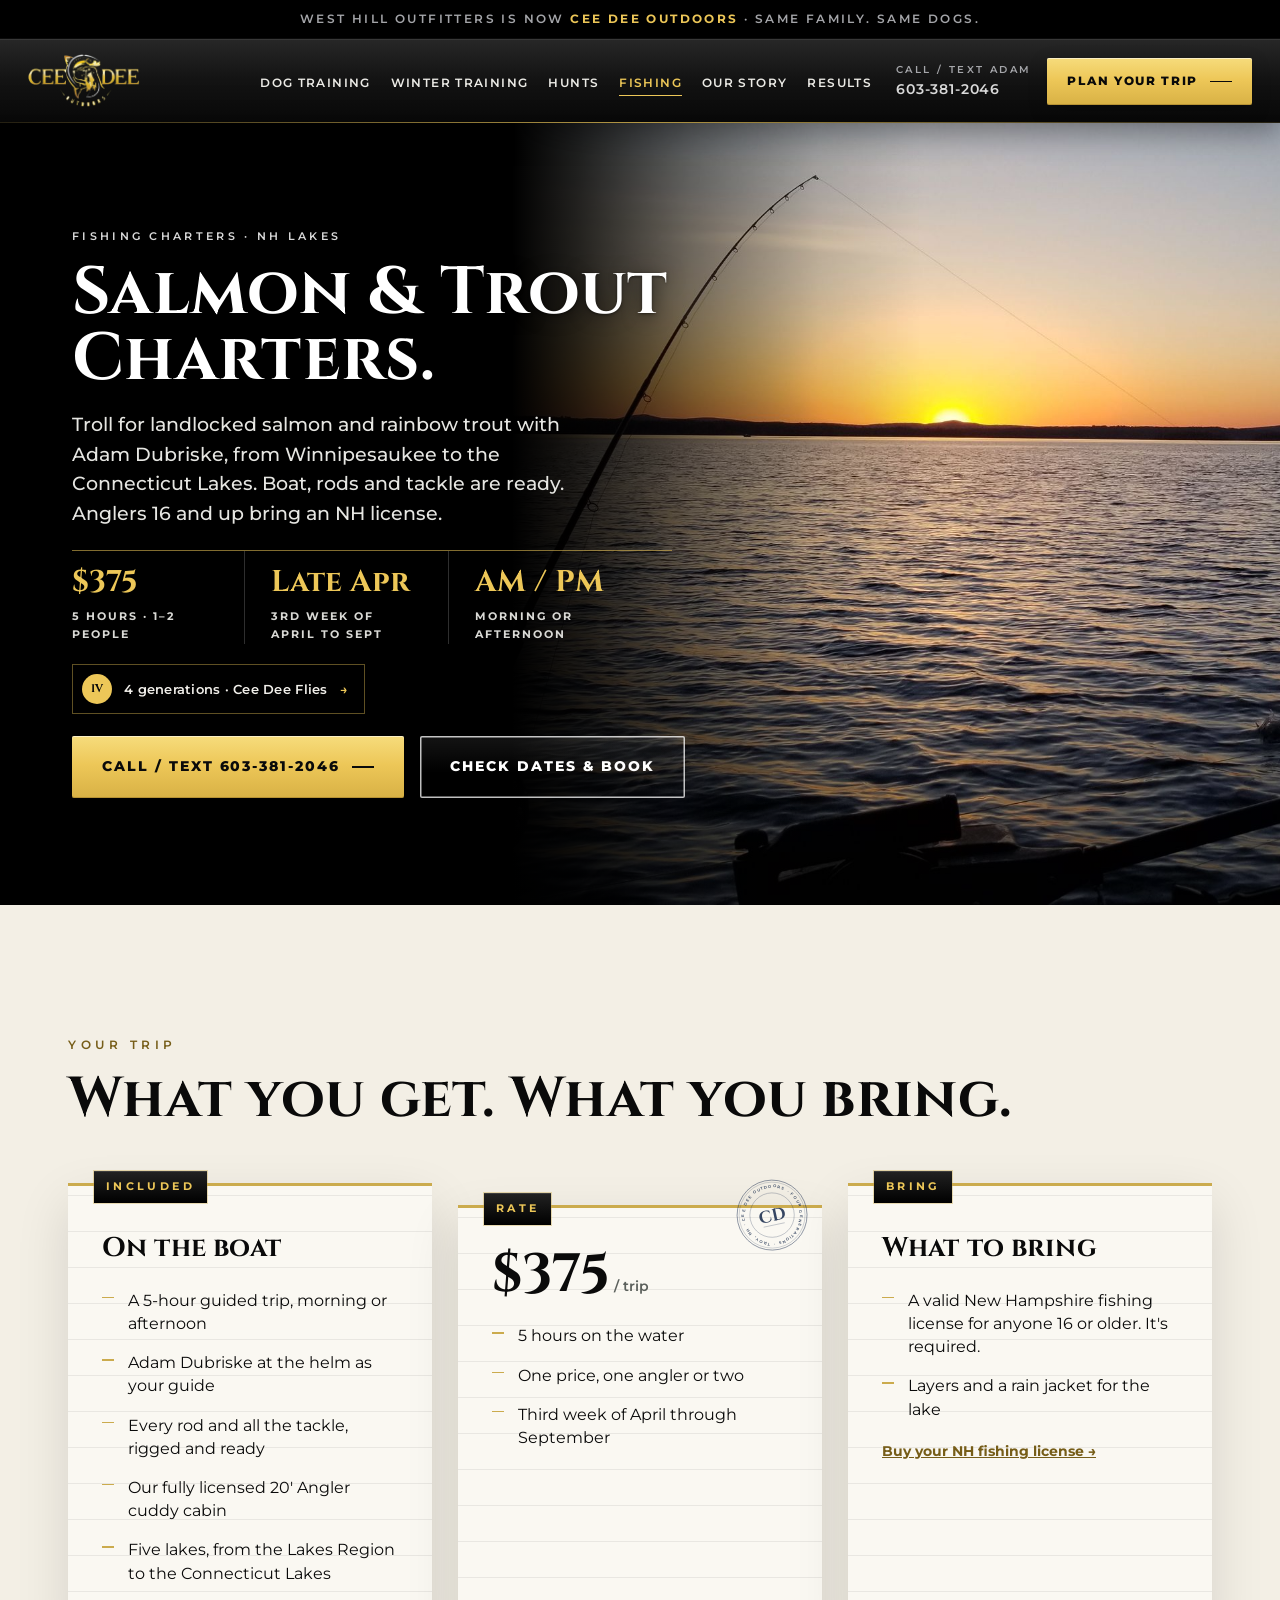
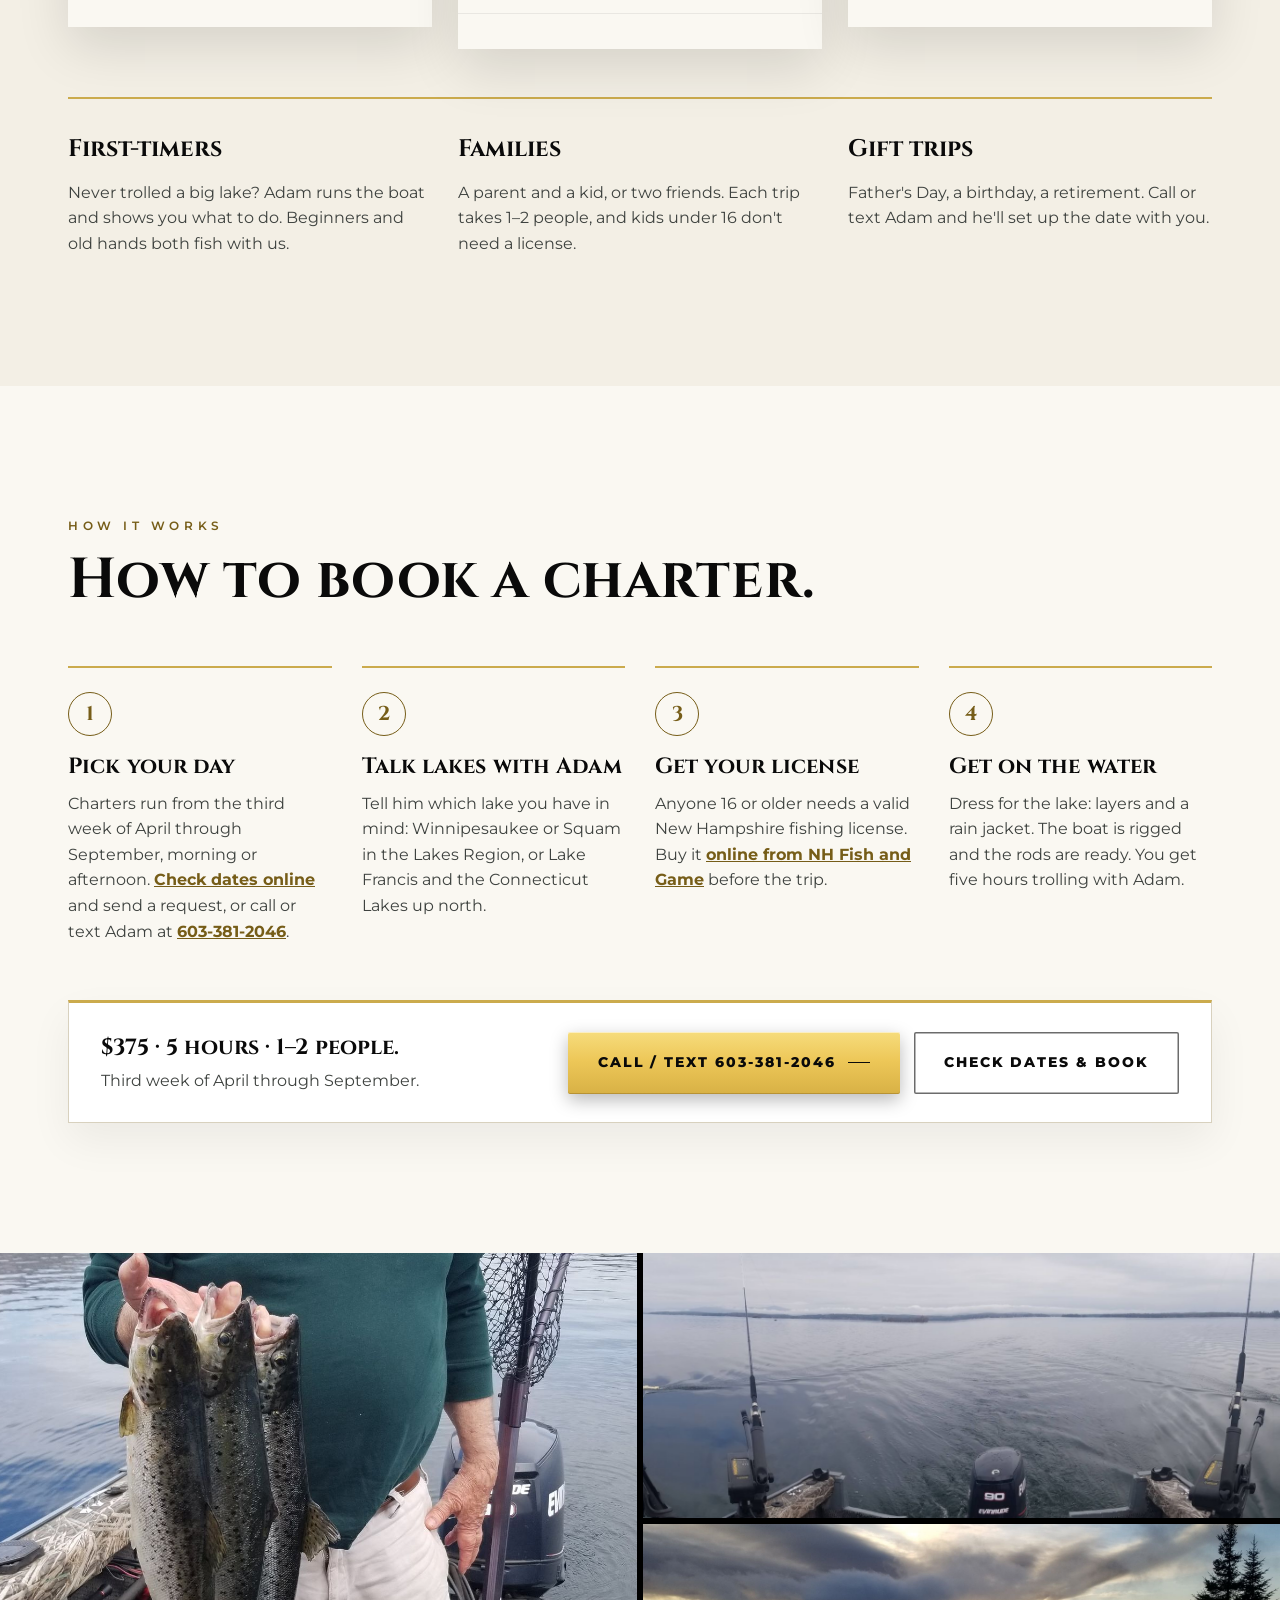
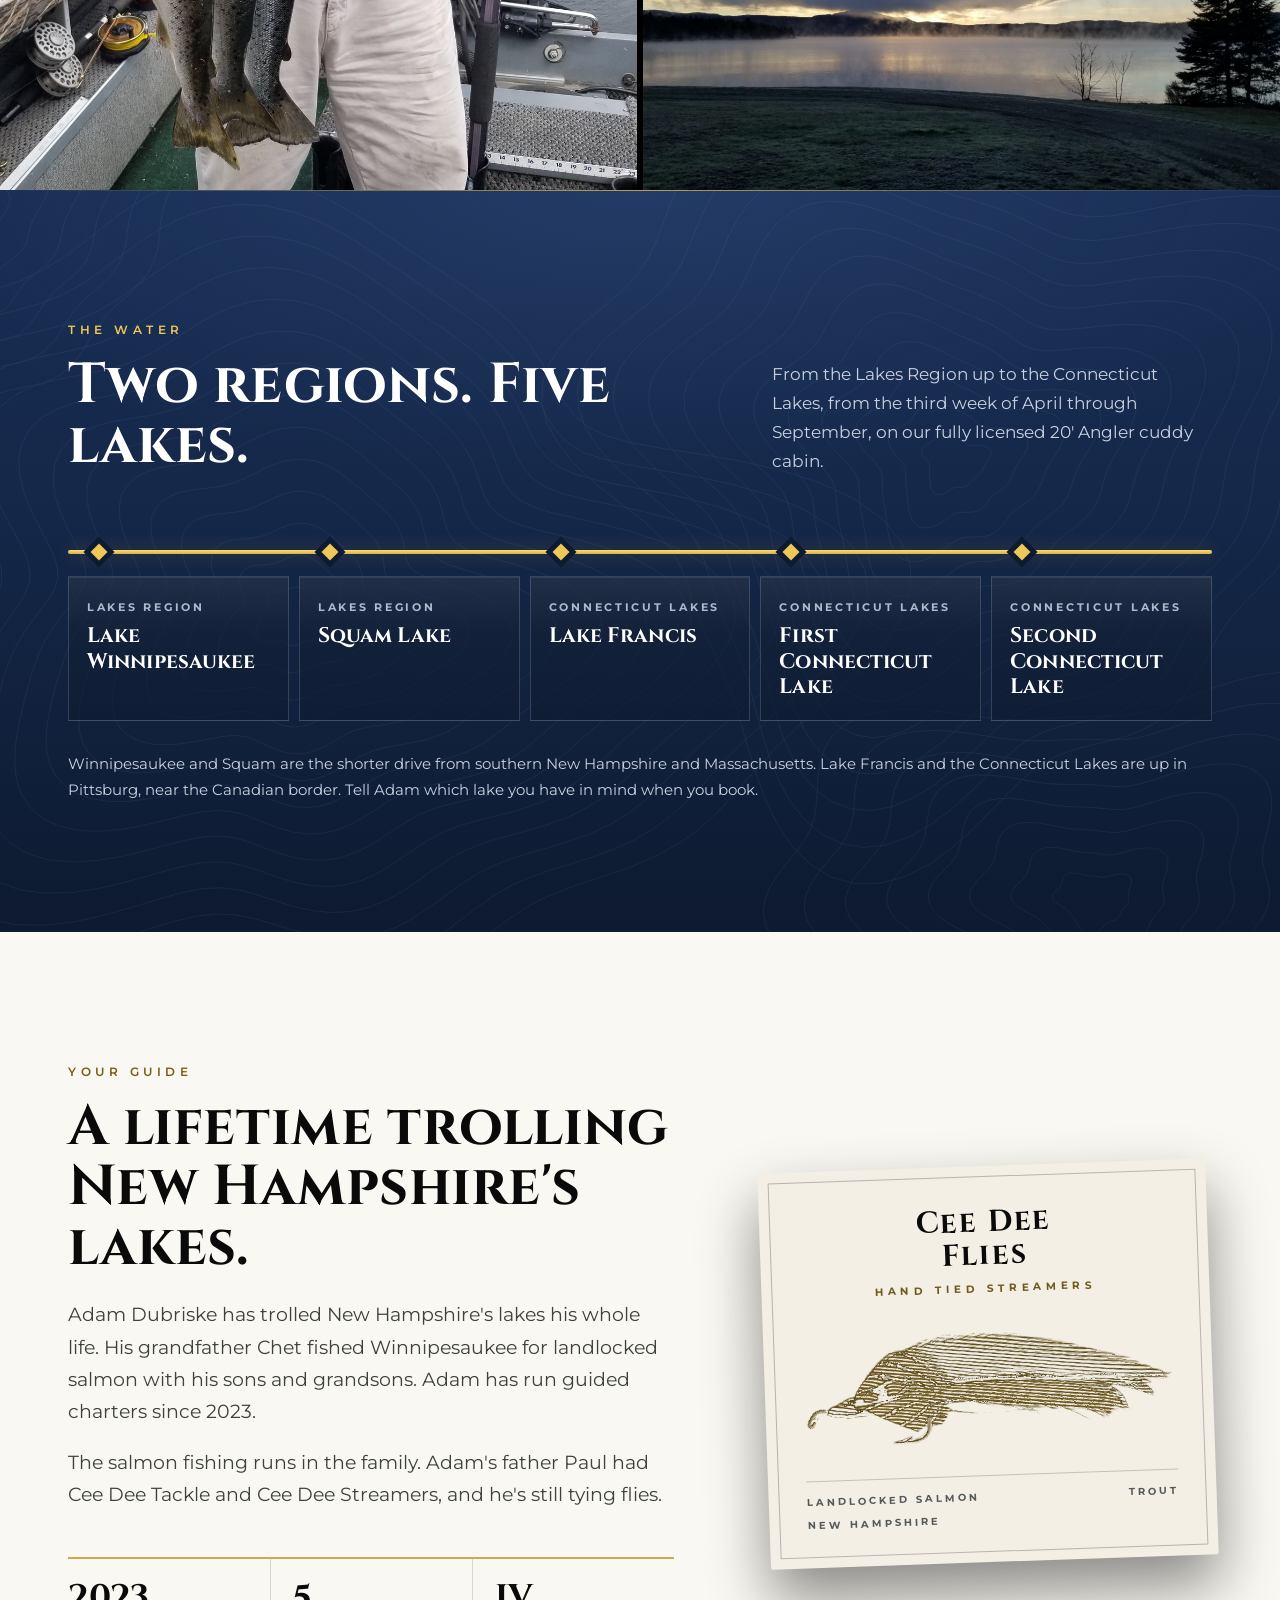
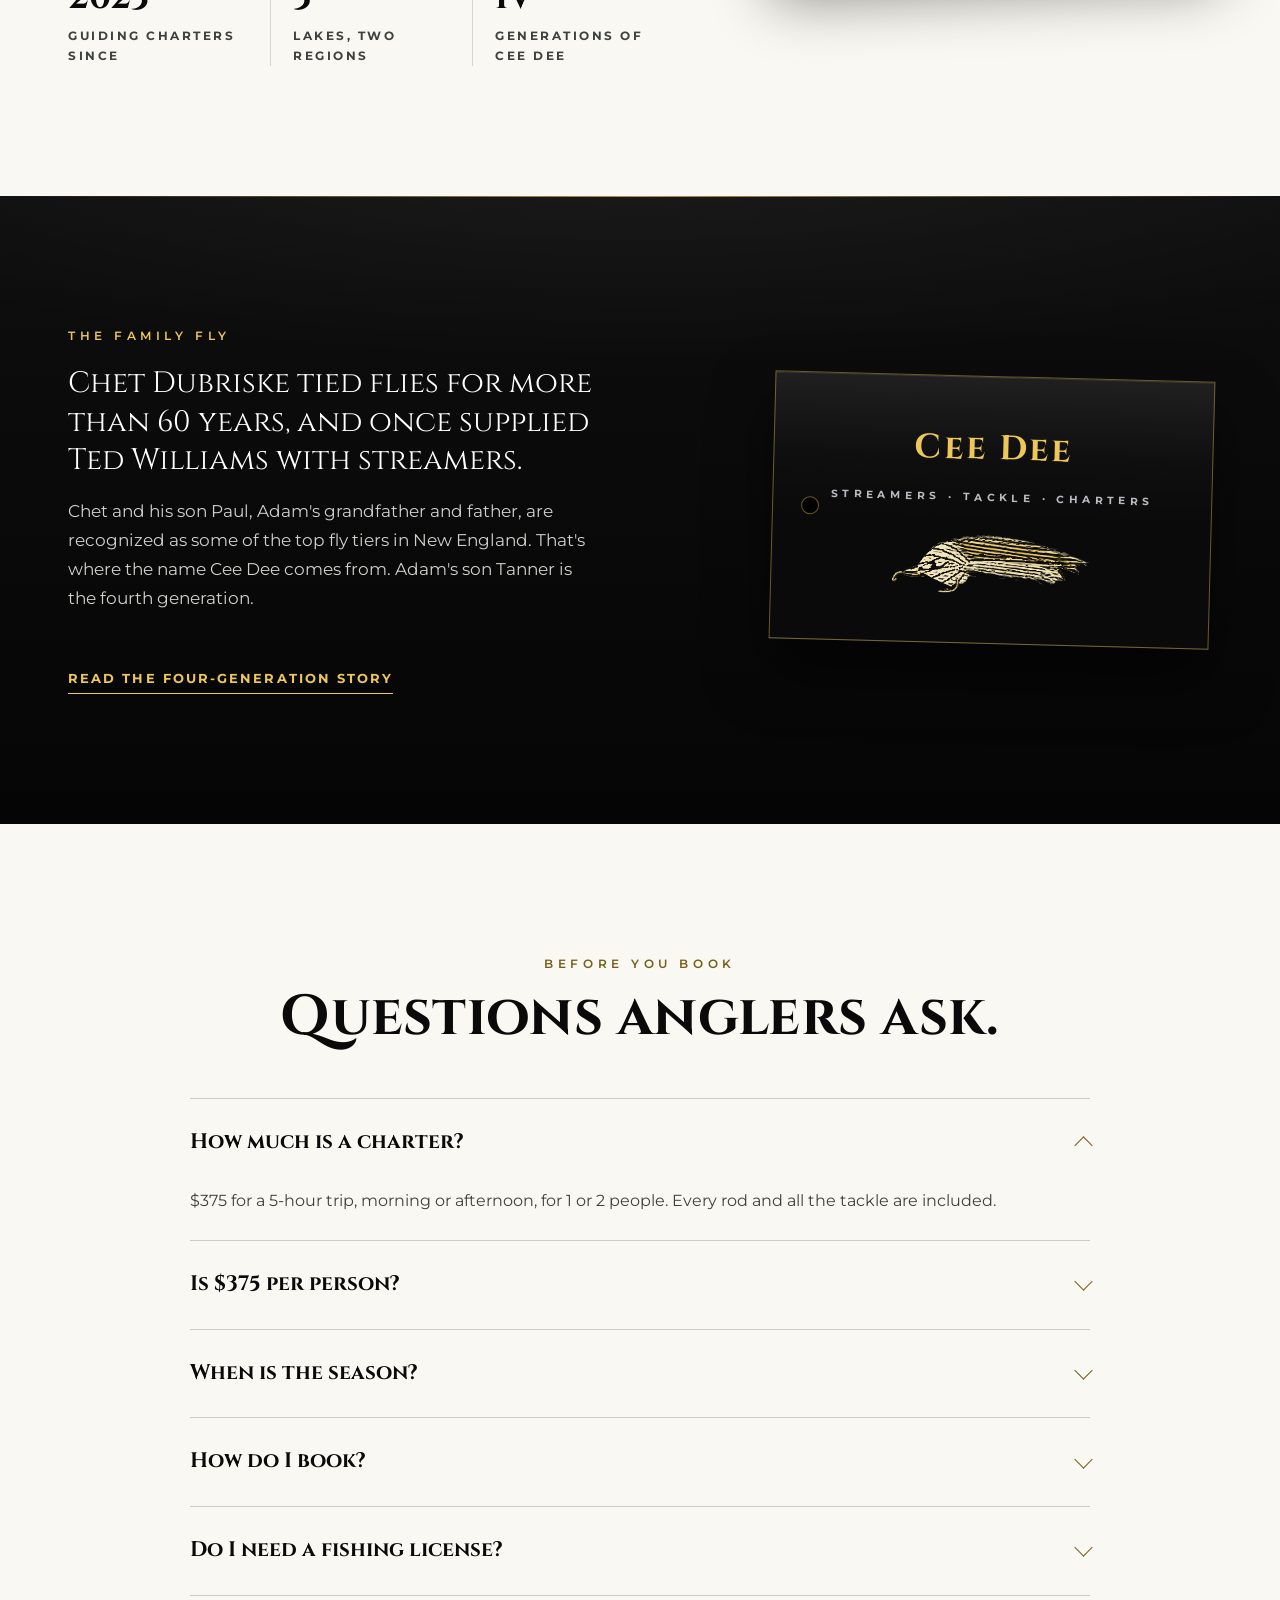
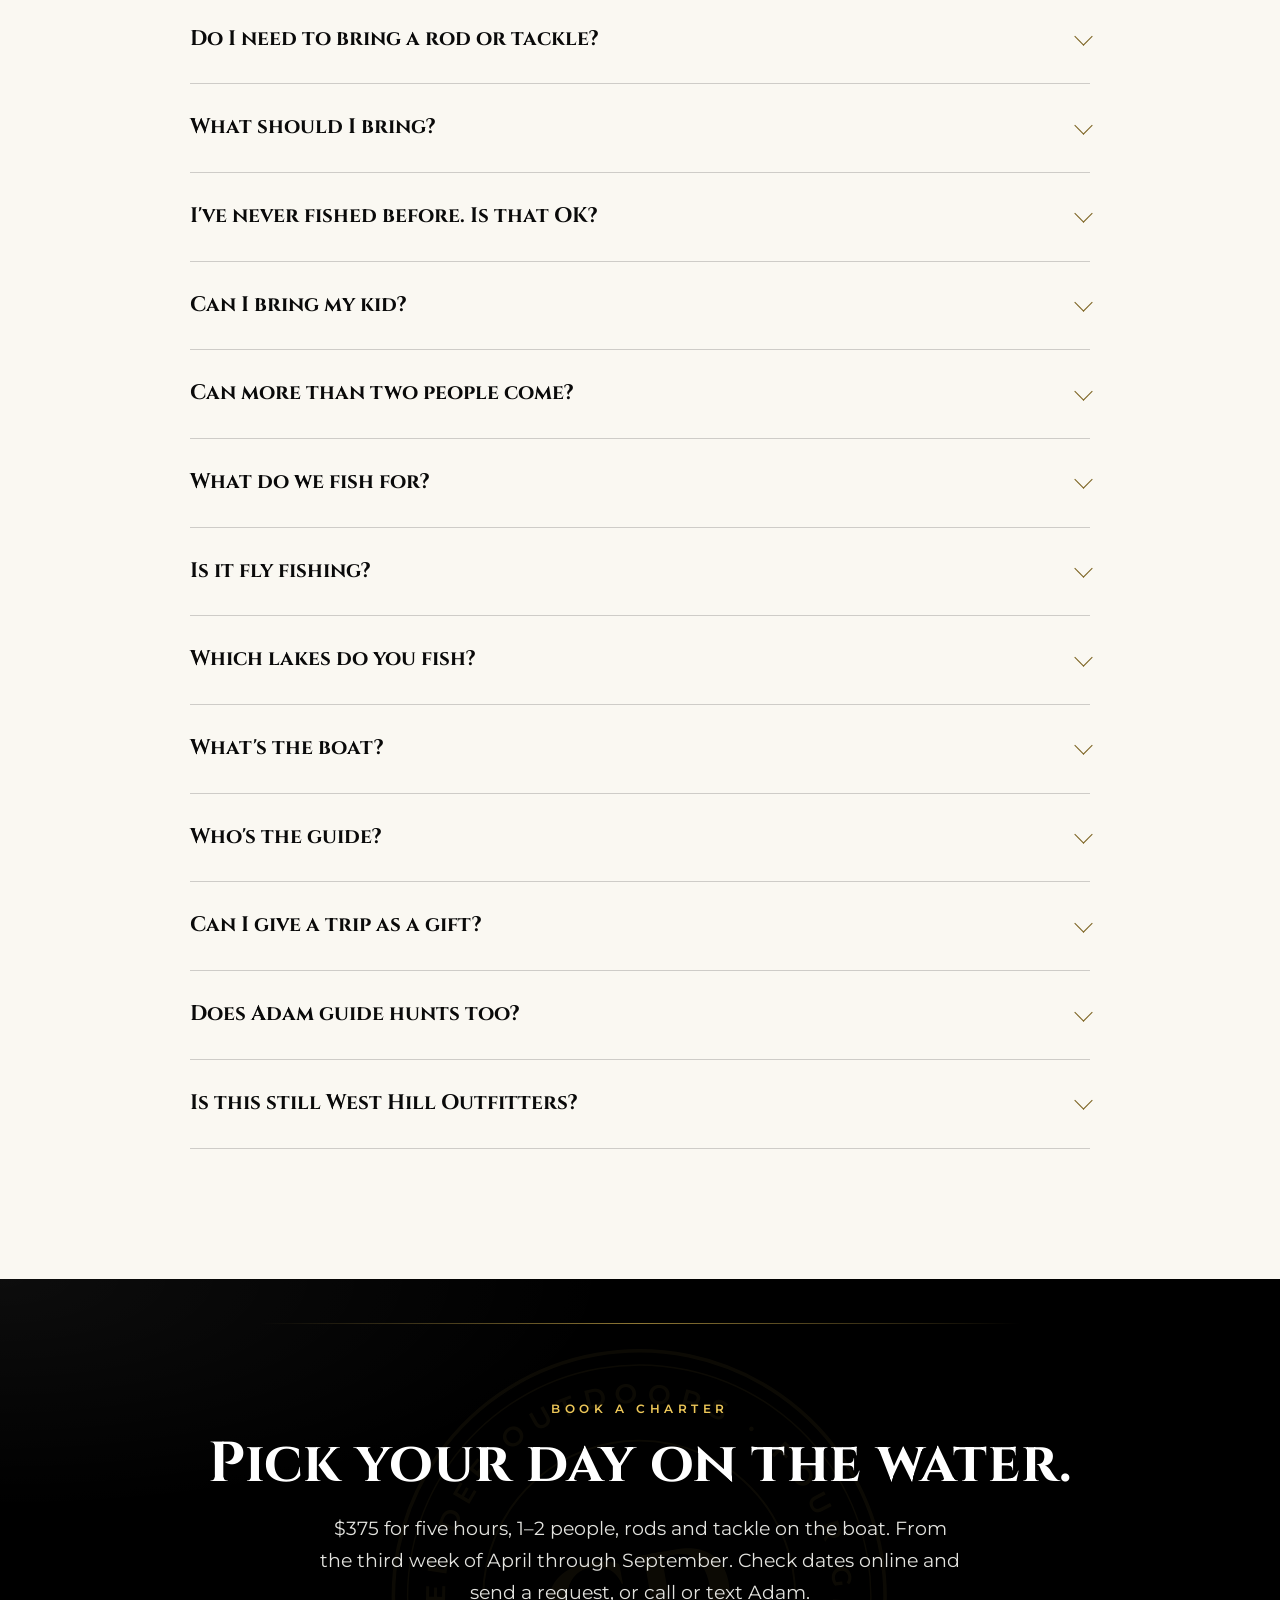
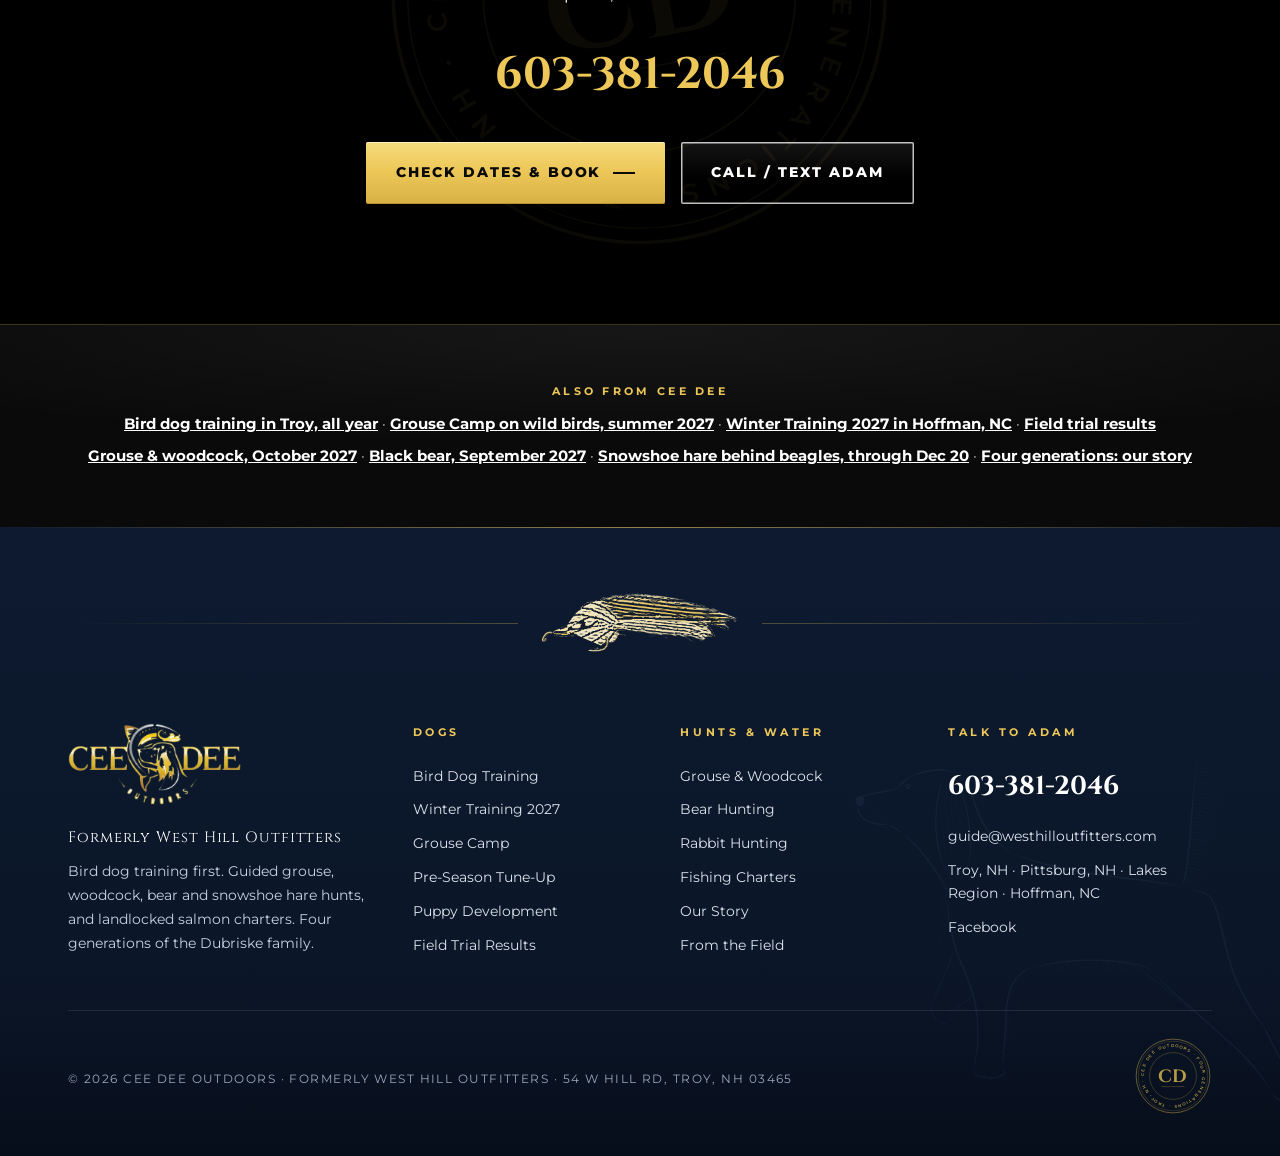
<file: fishing.html>
<!doctype html><html lang="en"><head><meta name="robots" content="noindex,nofollow"><meta charset="utf-8"><meta name="viewport" content="width=device-width,initial-scale=1">
<title>Landlocked Salmon &amp; Trout Charters, NH · $375 | Cee Dee Outdoors</title>
<meta name="description" content="Guided landlocked salmon and rainbow trout charters in New Hampshire with Adam Dubriske of Cee Dee Outdoors (formerly West Hill Outfitters): Winnipesaukee, Squam, Lake Francis and the Connecticut Lakes. $375 for 5 hours, 1–2 people, rods and tackle on the boat. Third week of April through September. Call or text 603-381-2046.">
<link rel="stylesheet" href="assets/site.css"><link rel="stylesheet" href="assets/pages.css">
<style>
/* hero: no boat photos yet, so the streamer fly is the picture. Black above, navy water below, contour lines like a lake chart */
.fhero{background:linear-gradient(180deg,#000 0%,#050913 38%,#0D1A30 72%,#15284A 100%)}
.fhero .tex.contour{opacity:.11;-webkit-mask:linear-gradient(180deg,transparent 30%,#000 75%);mask:linear-gradient(180deg,transparent 30%,#000 75%)}
.fhero .art.big-fly{right:3%;top:15%;width:min(720px,46vw);color:var(--goldb);transform:rotate(-8deg);filter:drop-shadow(0 10px 30px rgba(237,199,88,.18))}
.fhero .art.big-fly svg{overflow:visible}
.fhero .glint{position:absolute;left:0;right:0;top:58%;height:1px;background:linear-gradient(90deg,rgba(201,209,224,0),rgba(201,209,224,.35) 60%,rgba(201,209,224,0));z-index:-1}
.fhero .wrap{justify-content:flex-end;padding-bottom:84px}
.fhero h1{font-size:clamp(44px,5.2vw,80px)}
.rate-chip{position:absolute;right:72px;bottom:86px;text-align:right;padding:22px 26px 18px;background:linear-gradient(180deg,rgba(255,255,255,.08),rgba(255,255,255,0) 50%),rgba(0,0,0,.55);border:1px solid rgba(203,171,77,.45);box-shadow:inset 0 1px 0 rgba(255,255,255,.1);backdrop-filter:blur(6px)}
.rate-chip .d{font-family:Cinzel,serif;font-size:46px;font-weight:700;line-height:1}
.rate-chip .l{font-size:11px;letter-spacing:.28em;text-transform:uppercase;color:var(--silverl);font-weight:700;margin-top:10px}
.hr-gold{width:120px;height:2px;margin:28px 0 24px;background:linear-gradient(90deg,#EDC758,rgba(237,199,88,0))}
.fhero .art.reflect{right:3%;top:calc(15% + 262px);width:min(720px,46vw);color:#9FB6E0;opacity:.10;transform:rotate(-8deg) scaleY(-1);filter:blur(2px)}
/* guide + fly box */
.guide .card-fly{margin:0 auto;max-width:460px}
.guide .lead+.lead{margin-top:18px}
/* lakes on navy */
.lakes .route{--n:5}
.lakes .reg{display:grid;grid-template-columns:2fr 3fr;gap:10px;margin-top:50px;font-size:11px;letter-spacing:.3em;text-transform:uppercase;font-weight:700;color:var(--goldb)}
.lakes .reg span{border-bottom:1px solid rgba(237,199,88,.35);padding-bottom:10px}
.lakes .route{margin-top:26px}
.lakes .note{margin-top:30px;font-size:15px}
.lakes .wrap{position:relative;z-index:1}
/* family fly band */
.heritage .split{align-items:center}
.heritage .card-tag{margin-left:auto}
.heritage .q{font-family:Cinzel,serif;font-size:clamp(24px,2.3vw,32px);line-height:1.3;color:#fff}
.heritage .tlink{color:var(--goldb);margin-top:28px}
@media (max-width:860px){
 .fhero .art.big-fly{width:96vw;right:-14vw;top:7%;opacity:.95}.fhero .art.reflect{display:none}
 .fhero .wrap{padding-bottom:96px}
 .rate-chip{display:none}
 .lakes .reg{display:none}
 .heritage .card-tag{margin:0}
}
</style><link rel="icon" href="assets/svg/seal.svg" type="image/svg+xml"><link rel="stylesheet" href="assets/polish.css">
<style id="p2-fishing">
/* Pass 2 (Nov 16, 2026): photo hero + facts row, trip/who, photo band */
.fhero.p2{background:#000}
.fhero.p2 .fh-ph{position:absolute;inset:0 0 0 40%;z-index:-2}
.fhero.p2 .fh-ph img{width:100%;height:100%;object-fit:cover;object-position:18% 45%;display:block}
.fhero.p2 .shade{background:linear-gradient(90deg,#000 0%,#000 40%,rgba(0,0,0,.82) 45%,rgba(0,0,0,.45) 54%,rgba(0,0,0,.12) 64%,rgba(0,0,0,0) 72%),linear-gradient(0deg,rgba(0,0,0,.5) 0%,rgba(0,0,0,0) 35%)}
.fhero.p2 .wrap{justify-content:center;padding-bottom:0}
.fhero.p2 .sub{max-width:520px;margin-top:22px}
.fh-facts{display:grid;grid-template-columns:repeat(3,auto);justify-content:start;gap:0;margin-top:28px;border-top:1px solid rgba(237,199,88,.55);max-width:600px}
.fh-facts>div{padding:16px 26px 0 0}.fh-facts>div+div{padding-left:26px;border-left:1px solid rgba(255,255,255,.18)}
.fh-facts b{display:block;font-family:Cinzel,serif;font-size:30px;line-height:1.05;color:var(--goldb)}
.fh-facts span{display:block;margin-top:8px;font-size:11px;letter-spacing:.18em;text-transform:uppercase;font-weight:700;color:#D9D9D5}
.trip .who{display:grid;grid-template-columns:repeat(3,1fr);gap:26px;margin-top:70px;border-top:2px solid var(--gold);padding-top:30px}
.trip .who .k{font-family:Cinzel,serif;font-weight:700;font-size:24px;color:var(--ink)}
.trip .who p{margin-top:10px;font-size:16px;line-height:1.6;color:#3E423F}
.fh-photos{padding:0!important}
.fh-grid{display:grid;grid-template-columns:1fr 1fr;grid-template-rows:auto auto;gap:6px;background:#000}
.fh-grid figure{margin:0;overflow:hidden;background:#111}
.fh-grid img{width:100%;height:100%;object-fit:cover;display:block}
.fh-grid figure:nth-child(1){grid-row:1/3;aspect-ratio:auto}
.fh-grid figure:nth-child(1) img{object-position:50% 0%}
.fh-grid figure:nth-child(2){aspect-ratio:2.4/1}
.fh-grid figure:nth-child(3){aspect-ratio:2.4/1}
@media (max-width:860px){
 .fhero.p2{height:auto;min-height:0;max-height:none}
 .fhero.p2 .fh-ph{position:relative;height:200px;inset:auto}
 .fhero.p2 .fh-ph img{object-position:30% 55%}
 .fhero.p2 .fh-ph:after{content:"";position:absolute;left:0;right:0;bottom:0;height:70px;background:linear-gradient(0deg,#000,rgba(0,0,0,0))}
 .fhero.p2 .shade{display:none}
 .fhero.p2 .wrap{height:auto;padding:4px 22px 104px;justify-content:flex-start}
 .fhero.p2 h1{font-size:38px;margin-top:12px}
 .fhero.p2 .sub{font-size:15.5px;margin-top:14px;line-height:1.55}
 .fh-facts{grid-template-columns:repeat(3,1fr);margin-top:18px;max-width:none}
 .fh-facts>div{padding:12px 8px 0 0}.fh-facts>div+div{padding-left:10px}
 .fh-facts b{font-size:21px}
 .fh-facts span{font-size:9.5px;letter-spacing:.1em;line-height:1.35;margin-top:6px}
 .fhero.p2 .ctas{margin-top:20px}
 .trip .who{grid-template-columns:1fr;gap:22px;margin-top:56px}
 .fh-grid{grid-template-columns:1fr;gap:4px}
 .fh-grid figure:nth-child(1){grid-row:auto;aspect-ratio:4/3}
}
</style>
<style id="p12-fish">
/* Pass 12 (Nov 21, 2026): linked facts row, proof chip, Call/Text first, how-to-book steps, cross-links, phone fold */
.fh-facts a{display:block;text-decoration:none;padding:16px 26px 0 0}.fh-facts a+a{padding-left:26px;border-left:1px solid rgba(255,255,255,.18)}
.fh-facts a:hover b{color:#fff}
@media (min-width:861px){
 .fhero.p2{height:auto;min-height:calc(100svh - 118px);max-height:none;display:flex}
 .fhero.p2 .wrap{height:auto;width:100%;padding-top:44px;padding-bottom:48px}
 .fhero.p2 .sub{margin-top:18px}
 .fh-facts{margin-top:22px}
 .fhero.p2 .ctas{margin-top:22px}
}
.fh-proof{display:inline-flex;align-items:center;align-self:flex-start;gap:12px;margin-top:20px;padding:9px 16px 9px 9px;border:1px solid rgba(237,199,88,.4);background:rgba(0,0,0,.35);color:#F1EFEA;text-decoration:none;font-size:13px;font-weight:600;letter-spacing:.02em;transition:border-color .3s,background .3s}
.fh-proof i{font-style:normal;font-family:Cinzel,serif;font-weight:700;font-size:11px;color:#0A0A0A;background:var(--goldb);border-radius:50%;width:30px;height:30px;display:grid;place-items:center;flex:none}
.fh-proof em{font-style:normal;color:var(--goldb);transition:transform .3s}
.fh-proof:hover{border-color:var(--goldb);background:rgba(0,0,0,.5)}.fh-proof:hover em{transform:translateX(4px)}
.f-steps{list-style:none;padding:0;margin:56px 0 0;display:grid;grid-template-columns:repeat(4,1fr);gap:30px}
.f-steps li{border-top:2px solid var(--gold);padding-top:24px}
.f-steps .n{display:inline-flex;align-items:center;justify-content:center;width:44px;height:44px;border:1.5px solid #765D18;border-radius:50%;font-family:Cinzel,serif;font-weight:700;font-size:20px;color:#765D18}
.f-steps h3{font-size:22px;margin:18px 0 10px}
.f-steps p{font-size:15.5px;line-height:1.65;color:#3E423F}
.f-xlink{line-height:1.9}.f-xlink br{display:block;content:"";margin-top:4px}.f-xlink .xs{display:none}
@media (max-width:1100px) and (min-width:861px){.f-steps{grid-template-columns:1fr 1fr;gap:34px 28px}}
@media (max-width:860px){
 .fhero.p2 .wrap{padding-bottom:96px}
 .fhero.p2 .sub{font-size:15px;margin-top:10px;line-height:1.5}
 .fhero.p2 h1{margin-top:8px}
 .fh-facts{margin-top:14px}
 .fh-facts a{padding:10px 8px 0 0}.fh-facts a+a{padding-left:10px}
 .fh-facts b{white-space:nowrap}
 .fh-proof{display:flex;align-self:stretch;margin-top:12px;font-size:12px;padding:6px 12px 6px 6px;gap:10px}
 .fh-proof i{width:26px;height:26px;font-size:10px}.fh-proof em{margin-left:auto}
 .fhero.p2 .ctas{margin-top:14px}
 .fhero.p2 .ctas .ghost{display:none!important}
 .f-steps{grid-template-columns:1fr;gap:26px;margin-top:36px}
 .f-xlink{padding:44px 0;font-size:14.5px}.f-xlink br{display:none}.f-xlink .xs{display:inline}
}
</style>
<style id="p21-fish">
/* Pass 21 (Nov 25, 2026): booking row under the steps, compact guide facts and lake cards on phones */
.f-bookrow{display:flex;align-items:center;justify-content:space-between;gap:28px;margin-top:56px;padding:28px 32px;background:#fff;border:1px solid rgba(118,93,24,.28);border-top:3px solid var(--gold);box-shadow:0 18px 40px rgba(10,10,10,.06)}
.f-bookrow p{font-size:16px;line-height:1.55;color:#3E423F;margin:0}.f-bookrow p b{display:block;font-family:Cinzel,serif;font-size:22px;color:#0A0A0A;margin-bottom:4px}
.f-bookrow .ctas{margin:0;flex:none;display:flex;flex-wrap:wrap;gap:14px}
.f-bookrow .btn.ghost.dark{color:#0A0A0A;background:transparent;box-shadow:inset 0 0 0 1.5px rgba(10,10,10,.6)}
.f-bookrow .btn.ghost.dark:hover{background:#0A0A0A;color:#fff}
@media (max-width:1100px){.f-bookrow{flex-direction:column;align-items:flex-start}}
@media (max-width:860px){
 .f-bookrow{margin-top:34px;padding:22px 20px;gap:18px}
 .f-bookrow p b{font-size:19px}
 .f-bookrow .ctas{width:100%}
 .f-bookrow .ctas .btn{width:100%;justify-content:center}
 .f-bookrow .ctas .ghost{display:none!important}
 .guide .facts3{grid-template-columns:repeat(3,1fr)}
 .guide .facts3>div{padding:16px 8px 0 0;border-top:0}
 .guide .facts3>div+div{padding-left:12px;border-left:1px solid rgba(10,10,10,.14)}
 .guide .facts3 .n{font-size:26px}
 .guide .facts3 .l{font-size:9.5px;letter-spacing:.12em;line-height:1.4}
 .lakes .route .st{padding:14px 16px 13px}
 .lakes .route .st:before{top:20px}
 .lakes .route .st h3{font-size:19px;margin-top:5px}
}
</style>
<script type="application/ld+json">{"@context": "https://schema.org", "@type": "FAQPage", "mainEntity": [{"@type": "Question", "name": "How much is a charter?", "acceptedAnswer": {"@type": "Answer", "text": "$375 for a 5-hour trip, morning or afternoon, for 1 or 2 people. Every rod and all the tackle are included."}}, {"@type": "Question", "name": "Is $375 per person?", "acceptedAnswer": {"@type": "Answer", "text": "No. $375 is for the whole trip, whether it's one of you or two."}}, {"@type": "Question", "name": "When is the season?", "acceptedAnswer": {"@type": "Answer", "text": "From the third week of April through September. Trips run in the morning or the afternoon."}}, {"@type": "Question", "name": "How do I book?", "acceptedAnswer": {"@type": "Answer", "text": "Pick a date online and send your request, or call or text Adam at 603-381-2046."}}, {"@type": "Question", "name": "Do I need a fishing license?", "acceptedAnswer": {"@type": "Answer", "text": "Yes, anyone 16 or older needs a valid New Hampshire fishing license. Kids under 16 don't. Buy it online from NH Fish and Game. Non-residents can get a 1-, 3- or 7-day license."}}, {"@type": "Question", "name": "Do I need to bring a rod or tackle?", "acceptedAnswer": {"@type": "Answer", "text": "No. Every rod and all the tackle are on the boat."}}, {"@type": "Question", "name": "What should I bring?", "acceptedAnswer": {"@type": "Answer", "text": "Your fishing license, plus layers and a rain jacket for the lake."}}, {"@type": "Question", "name": "I've never fished before. Is that OK?", "acceptedAnswer": {"@type": "Answer", "text": "Yes. Beginners and old hands both fish with us, and Adam shows you what to do."}}, {"@type": "Question", "name": "Can I bring my kid?", "acceptedAnswer": {"@type": "Answer", "text": "Yes. A parent and a kid makes a good trip. Each charter takes 1–2 people, and kids under 16 don't need a license."}}, {"@type": "Question", "name": "Can more than two people come?", "acceptedAnswer": {"@type": "Answer", "text": "Charters are set up for 1–2 people. For a bigger group, call or text Adam and ask."}}, {"@type": "Question", "name": "What do we fish for?", "acceptedAnswer": {"@type": "Answer", "text": "We troll for landlocked salmon and rainbow trout."}}, {"@type": "Question", "name": "Is it fly fishing?", "acceptedAnswer": {"@type": "Answer", "text": "No. It's trolling. The lines run behind the boat while Adam runs it, and every rod and all the tackle are on board."}}, {"@type": "Question", "name": "Which lakes do you fish?", "acceptedAnswer": {"@type": "Answer", "text": "Lake Winnipesaukee and Squam Lake in the Lakes Region, and Lake Francis, First Connecticut Lake and Second Connecticut Lake up north. Tell Adam which lake you have in mind when you book."}}, {"@type": "Question", "name": "What's the boat?", "acceptedAnswer": {"@type": "Answer", "text": "Our fully licensed 20' Angler cuddy cabin."}}, {"@type": "Question", "name": "Who's the guide?", "acceptedAnswer": {"@type": "Answer", "text": "Adam Dubriske. He's trolled New Hampshire's lakes his whole life and has run guided charters since 2023. His grandfather Chet started Cee Dee Flies, and his father Paul had Cee Dee Tackle and Cee Dee Streamers. Paul still ties flies."}}, {"@type": "Question", "name": "Can I give a trip as a gift?", "acceptedAnswer": {"@type": "Answer", "text": "Yes. Father's Day, a birthday, a retirement. Call or text Adam and he'll set up the date with you."}}, {"@type": "Question", "name": "Does Adam guide hunts too?", "acceptedAnswer": {"@type": "Answer", "text": "Yes. Adam is a bird dog trainer first. He also guides black bear over bait in September, grouse and woodcock around Pittsburg in October, and snowshoe hare behind the beagles in Pittsburg and Berlin."}}, {"@type": "Question", "name": "Is this still West Hill Outfitters?", "acceptedAnswer": {"@type": "Answer", "text": "Yes. Same family, same boat, same phone number. The name changes to Cee Dee Outdoors on December 1, 2026, as Adam's son Tanner joins as a guide. He's the fourth generation."}}]}</script>
</head><body>
<div class="note-bar">West Hill Outfitters is now <b>Cee Dee Outdoors</b><span class="nb-x"> · Same family. Same dogs.</span></div>
<header class="site-header" id="hdr"><div class="in">
 <a class="logo" href="home.html" aria-label="Cee Dee Outdoors home"><img src="assets/img/logo-reverse.png" alt="Cee Dee Outdoors"></a>
 <ul class="nav">
  <li><a href="dog-training.html" data-k="dog">Dog Training</a></li>
  <li><a href="winter-training.html" data-k="wt">Winter Training</a></li>
  <li class="dd"><a href="grouse-and-woodcock-hunting.html" data-k="hunts">Hunts</a><div class="menu"><a href="grouse-and-woodcock-hunting.html">Grouse &amp; Woodcock</a><a href="rabbit-hunting.html">Rabbit Hunting</a><a href="bear-hunting.html">Bear Hunting</a></div></li>
  <li><a href="fishing.html" data-k="fish" class="cur">Fishing</a></li>
  <li><a href="about-us.html" data-k="story">Our Story</a></li>
  <li><a href="trialing.html" data-k="results">Results</a></li>
 </ul>
 <div class="hdr-right">
  <a class="phone" href="tel:6033812046"><small>Call / text Adam</small>603-381-2046</a>
  <a class="btn sm" href="home.html#plan">Plan Your Trip</a>
 </div>
 <a class="m-call" href="tel:6033812046">CALL</a>
 <button class="burger" type="button" aria-label="Open menu"><i></i><i></i><i></i></button>
</div></header>

<section class="ph-hero fhero p2">
<div class="fh-ph"><picture><source media="(max-width:860px)" srcset="assets/img/fishing-sunset-m.jpg"><img src="assets/img/fishing-sunset.jpg" width="2400" height="1167" alt="A trolling rod bent over the stern at sundown on a New Hampshire lake" fetchpriority="high"></picture></div><div class="shade"></div>
<div class="wrap">
 <div class="crumbs rv">Fishing charters · NH lakes</div>
 <h1 class="shadow rv d1">Salmon &amp; Trout<br>Charters.</h1>
 <p class="sub rv d2">Troll for landlocked salmon and rainbow trout with Adam Dubriske, from Winnipesaukee to the Connecticut Lakes. Boat, rods and tackle are ready. Anglers 16 and up bring an NH license.</p>
 <div class="fh-facts rv d2"><a href="#trip"><b>$375</b><span>5 hours · 1–2 people</span></a><a href="#how"><b>Late Apr</b><span>3rd week of April to Sept</span></a><a href="#trip"><b>AM / PM</b><span>Morning or afternoon</span></a></div>
 <a class="fh-proof rv d2" href="#heritage"><i>IV</i>4 generations · Cee Dee Flies<em>→</em></a>
 <div class="ctas rv d3"><a class="btn" href="tel:6033812046">Call / Text 603-381-2046</a><a class="btn ghost" href="https://www.westhilloutfitters.com/service-page/fishing-charter">Check Dates &amp; Book</a></div>
</div>
</section>

<section class="s-bone on-light trip" id="trip"><div class="wrap">
 <div class="eyebrow rv">Your trip</div><h2 class="rv d1" style="margin-top:14px">What you get. What you bring.</h2>
 <div class="notes">
  <div class="page rv"><span class="tab">Included</span><h3>On the boat</h3><ul><li>A 5-hour guided trip, morning or afternoon</li><li>Adam Dubriske at the helm as your guide</li><li>Every rod and all the tackle, rigged and ready</li><li>Our fully licensed 20' Angler cuddy cabin</li><li>Five lakes, from the Lakes Region to the Connecticut Lakes</li></ul></div>
  <div class="page rv d1"><span class="tab">Rate</span><div class="stamp" aria-hidden="true"><svg xmlns="http://www.w3.org/2000/svg" viewBox="0 0 220 220">
<defs><path id="ring" d="M110,110 m-82,0 a82,82 0 1,1 164,0 a82,82 0 1,1 -164,0"/></defs>
<circle cx="110" cy="110" r="104" fill="none" stroke="currentColor" stroke-width="1.5"/>
<circle cx="110" cy="110" r="98" fill="none" stroke="currentColor" stroke-width=".6"/>
<circle cx="110" cy="110" r="66" fill="none" stroke="currentColor" stroke-width=".8"/>
<text font-family="Montserrat,Arial" font-weight="600" font-size="11.5" fill="currentColor"><textPath href="#ring" startOffset="0" textLength="503" lengthAdjust="spacing">CEE DEE OUTDOORS · FOUR GENERATIONS · TROY, NH ·</textPath></text>
<text x="110" y="128" text-anchor="middle" font-family="Cinzel,serif" font-weight="700" font-size="50" fill="currentColor" letter-spacing="1">CD</text>
<path d="M78,140 L142,140" stroke="currentColor" stroke-width=".8"/>
<path d="M150,86 L150,136 C150,150 134,152 132,140" fill="none" stroke="currentColor" stroke-width="2.2" stroke-linecap="round" opacity="0"/>
</svg></div><div class="price">$375<small> / trip</small></div><ul style="margin-top:14px"><li>5 hours on the water</li><li>One price, one angler or two</li><li>Third week of April through September</li></ul></div>
  <div class="page rv d2"><span class="tab">Bring</span><h3>What to bring</h3><ul><li>A valid New Hampshire fishing license for anyone 16 or older. It's required.</li><li>Layers and a rain jacket for the lake</li></ul><p class="sm"><a href="https://www.nhfishandgame.com/" target="_blank" rel="noopener" style="color:#765D18;font-weight:700">Buy your NH fishing license →</a></p></div>
 </div>
 <div class="who">
  <div class="rv"><div class="k">First-timers</div><p>Never trolled a big lake? Adam runs the boat and shows you what to do. Beginners and old hands both fish with us.</p></div>
  <div class="rv d1"><div class="k">Families</div><p>A parent and a kid, or two friends. Each trip takes 1–2 people, and kids under 16 don't need a license.</p></div>
  <div class="rv d2"><div class="k">Gift trips</div><p>Father's Day, a birthday, a retirement. Call or text Adam and he'll set up the date with you.</p></div>
 </div>
</div></section>

<section class="s-paper on-light f-how" id="how"><div class="wrap">
 <div class="eyebrow rv">How it works</div><h2 class="rv d1" style="margin-top:14px">How to book a charter.</h2>
 <ol class="f-steps">
  <li class="rv"><span class="n">1</span><h3>Pick your day</h3><p>Charters run from the third week of April through September, morning or afternoon. <a href="https://www.westhilloutfitters.com/service-page/fishing-charter" style="color:#765D18;font-weight:700">Check dates online</a> and send a request, or call or text Adam at <a href="tel:6033812046" style="color:#765D18;font-weight:700">603-381-2046</a>.</p></li>
  <li class="rv d1"><span class="n">2</span><h3>Talk lakes with Adam</h3><p>Tell him which lake you have in mind: Winnipesaukee or Squam in the Lakes Region, or Lake Francis and the Connecticut Lakes up north.</p></li>
  <li class="rv d2"><span class="n">3</span><h3>Get your license</h3><p>Anyone 16 or older needs a valid New Hampshire fishing license. Buy it <a href="https://www.nhfishandgame.com/" target="_blank" rel="noopener" style="color:#765D18;font-weight:700">online from NH Fish and Game</a> before the trip.</p></li>
  <li class="rv d3"><span class="n">4</span><h3>Get on the water</h3><p>Dress for the lake: layers and a rain jacket. The boat is rigged and the rods are ready. You get five hours trolling with Adam.</p></li>
 </ol>
 <div class="f-bookrow rv"><p><b>$375 · 5 hours · 1–2 people.</b> Third week of April through September.</p><div class="ctas"><a class="btn" href="tel:6033812046">Call / Text 603-381-2046</a><a class="btn ghost dark" href="https://www.westhilloutfitters.com/service-page/fishing-charter">Check Dates &amp; Book</a></div></div>
</div></section>

<section class="s-black fh-photos" aria-label="Photos from the boat"><div class="fh-grid">
 <figure class="rv"><img src="assets/img/fishing-catch.jpg" width="1400" height="1001" alt="Three fish held up on the boat, with the outboard and the lake behind" loading="lazy" decoding="async"></figure>
 <figure class="rv d1"><img src="assets/img/fishing-trolling.jpg" width="2400" height="572" alt="Trolling rods set off the stern, lines out behind the boat" loading="lazy" decoding="async"></figure>
 <figure class="rv d2"><img src="assets/img/fishing-lake-dawn.jpg" width="2000" height="972" alt="Fog lifting off a lake at first light" loading="lazy" decoding="async"></figure>
</div></section>

<section class="s-navy lakes"><div class="tex contour" aria-hidden="true"><svg xmlns="http://www.w3.org/2000/svg" viewBox="0 0 1600 900" preserveAspectRatio="xMidYMid slice" fill="none" stroke="currentColor" stroke-width="1"><path d="M428.8,520.0 L430.9,522.1 L432.1,524.4 L432.5,526.7 L432.1,528.9 L430.9,530.9 L429.2,532.8 L427.1,534.4 L424.8,535.9 L422.4,537.3 L420.2,538.6 L418.1,539.8 L416.1,541.0 L414.3,542.2 L412.4,543.3 L410.5,544.4 L408.4,545.2 L406.3,545.9 L404.0,546.4 L401.7,546.8 L399.5,547.0 L397.3,547.1 L395.2,547.3 L393.2,547.6 L391.4,548.1 L389.6,548.8 L387.9,549.6 L386.1,550.6 L384.1,551.5 L382.1,552.2 L380.0,552.7 L377.9,552.8 L375.7,552.5 L373.7,551.9 L371.8,551.0 L370.0,550.0 L368.2,548.9 L366.5,548.1 L364.7,547.4 L362.7,547.1 L360.4,547.1 L357.8,547.4 L354.8,547.7 L351.6,548.1 L348.2,548.3 L344.8,548.1 L341.7,547.6 L339.0,546.6 L336.8,545.1 L335.3,543.2 L334.3,541.1 L333.9,538.8 L334.0,536.4 L334.5,534.0 L335.1,531.7 L335.9,529.4 L336.7,527.4 L337.6,525.4 L338.5,523.5 L339.5,521.7 L340.6,520.0 L341.9,518.4 L343.4,516.9 L345.0,515.6 L346.5,514.3 L348.0,513.1 L349.2,512.0 L350.1,510.8 L350.5,509.5 L350.5,508.0 L350.1,506.2 L349.4,504.1 L348.7,501.8 L348.2,499.4 L347.9,496.9 L348.1,494.5 L348.8,492.3 L350.1,490.5 L351.9,489.1 L354.1,488.1 L356.5,487.5 L359.1,487.2 L361.6,487.0 L364.1,486.9 L366.4,486.6 L368.7,486.2 L370.8,485.6 L373.0,484.7 L375.2,483.8 L377.6,482.9 L380.0,482.1 L382.5,481.7 L385.1,481.6 L387.5,481.9 L389.9,482.6 L392.2,483.7 L394.2,485.0 L396.1,486.5 L397.8,488.0 L399.4,489.5 L400.9,491.0 L402.4,492.4 L403.8,493.8 L405.1,495.2 L406.2,496.7 L407.2,498.2 L407.9,499.9 L408.3,501.6 L408.5,503.4 L408.6,505.1 L408.6,506.8 L408.8,508.2 L409.4,509.5 L410.4,510.7 L412.0,511.7 L414.1,512.7 L416.8,513.7 L419.9,514.9 L423.1,516.4 L426.1,518.1 L428.8,520.0Z"/><path d="M479.6,520.0 L483.2,524.3 L485.1,528.8 L485.3,533.3 L483.9,537.7 L481.1,541.7 L477.4,545.3 L473.0,548.6 L468.4,551.5 L463.8,554.2 L459.5,556.7 L455.5,559.2 L451.7,561.7 L448.1,564.1 L444.4,566.4 L440.5,568.4 L436.4,570.1 L432.1,571.4 L427.6,572.4 L423.0,573.0 L418.6,573.4 L414.3,573.8 L410.2,574.3 L406.5,575.1 L402.9,576.3 L399.4,577.9 L395.9,579.7 L392.2,581.6 L388.3,583.4 L384.2,584.8 L380.0,585.5 L375.7,585.5 L371.5,584.8 L367.5,583.4 L363.7,581.5 L360.1,579.5 L356.6,577.6 L353.1,576.0 L349.3,575.1 L345.1,574.8 L340.2,575.1 L334.7,575.9 L328.5,576.7 L321.8,577.5 L315.1,577.7 L308.5,577.2 L302.5,575.8 L297.4,573.5 L293.5,570.3 L290.8,566.4 L289.3,561.9 L288.8,557.2 L289.3,552.3 L290.3,547.6 L291.6,543.0 L293.1,538.6 L294.7,534.5 L296.4,530.6 L298.1,526.9 L300.1,523.3 L302.4,520.0 L305.0,516.9 L307.9,513.9 L311.0,511.3 L314.0,508.8 L316.6,506.4 L318.7,504.1 L320.0,501.6 L320.4,498.8 L319.9,495.5 L318.8,491.7 L317.3,487.4 L315.9,482.7 L314.8,477.8 L314.5,472.8 L315.2,468.2 L317.0,464.0 L319.9,460.7 L323.8,458.1 L328.4,456.4 L333.4,455.4 L338.5,454.9 L343.6,454.6 L348.4,454.1 L353.0,453.4 L357.3,452.3 L361.6,450.8 L365.9,449.0 L370.4,447.0 L375.1,445.2 L380.0,443.8 L385.0,443.0 L390.1,443.0 L395.1,443.9 L399.8,445.6 L404.2,447.9 L408.2,450.6 L411.8,453.6 L415.2,456.7 L418.4,459.7 L421.5,462.6 L424.4,465.3 L427.2,468.1 L429.8,470.8 L432.0,473.8 L433.8,477.0 L435.1,480.3 L435.9,483.8 L436.3,487.3 L436.5,490.7 L436.8,493.8 L437.5,496.6 L439.0,499.0 L441.5,501.1 L445.2,503.0 L450.1,505.0 L455.9,507.1 L462.2,509.6 L468.7,512.5 L474.6,516.0 L479.6,520.0Z"/><path d="M532.1,520.0 L536.7,526.6 L538.7,533.3 L538.1,540.0 L535.2,546.4 L530.5,552.3 L524.4,557.5 L517.8,562.3 L510.9,566.6 L504.3,570.7 L498.1,574.5 L492.3,578.4 L486.9,582.1 L481.5,585.7 L476.0,589.1 L470.1,592.1 L464.0,594.6 L457.4,596.5 L450.7,597.8 L443.9,598.8 L437.3,599.5 L431.1,600.2 L425.2,601.2 L419.7,602.8 L414.5,604.8 L409.3,607.4 L404.0,610.4 L398.5,613.3 L392.6,615.8 L386.4,617.6 L380.0,618.4 L373.6,618.1 L367.3,616.6 L361.3,614.3 L355.7,611.5 L350.3,608.6 L345.1,606.0 L339.6,604.2 L333.7,603.3 L326.9,603.3 L319.2,604.2 L310.5,605.6 L300.9,607.1 L290.9,608.1 L280.7,608.2 L271.1,607.1 L262.6,604.6 L255.5,600.6 L250.2,595.4 L246.8,589.2 L245.1,582.3 L244.9,575.1 L245.8,567.8 L247.4,560.7 L249.4,553.9 L251.6,547.5 L253.9,541.4 L256.3,535.7 L258.9,530.2 L261.9,525.0 L265.3,520.0 L269.3,515.4 L273.6,511.1 L278.0,507.1 L282.2,503.4 L285.7,499.8 L288.2,496.1 L289.5,492.2 L289.4,487.7 L288.1,482.6 L286.1,476.6 L283.6,469.9 L281.4,462.7 L280.0,455.2 L280.0,447.9 L281.5,441.2 L284.8,435.4 L289.7,430.8 L295.9,427.4 L303.0,425.2 L310.6,423.9 L318.3,423.1 L325.8,422.5 L332.8,421.7 L339.5,420.3 L345.9,418.2 L352.3,415.6 L358.7,412.6 L365.5,409.6 L372.6,406.9 L380.0,405.0 L387.6,404.2 L395.2,404.6 L402.5,406.3 L409.5,409.1 L415.9,412.8 L421.8,417.0 L427.2,421.5 L432.3,426.0 L437.1,430.4 L441.6,434.6 L446.0,438.7 L450.2,442.7 L454.0,446.9 L457.2,451.4 L459.8,456.2 L461.6,461.2 L462.7,466.5 L463.3,471.6 L463.7,476.5 L464.5,481.0 L466.2,484.9 L469.2,488.2 L473.8,491.2 L480.2,494.0 L488.2,496.8 L497.3,500.0 L507.1,503.9 L516.7,508.5 L525.2,513.9 L532.1,520.0Z"/><path d="M585.9,520.0 L590.9,528.8 L592.3,537.9 L590.4,546.7 L585.7,555.0 L578.7,562.6 L570.3,569.5 L561.3,575.7 L552.4,581.4 L543.9,586.8 L535.9,592.0 L528.6,597.2 L521.5,602.3 L514.5,607.1 L507.2,611.6 L499.4,615.5 L491.1,618.7 L482.3,621.1 L473.4,622.8 L464.5,624.1 L455.9,625.1 L447.8,626.4 L440.2,628.1 L433.0,630.6 L426.2,633.7 L419.3,637.5 L412.3,641.5 L404.8,645.3 L396.9,648.5 L388.6,650.5 L380.0,651.2 L371.5,650.3 L363.2,648.0 L355.3,644.8 L347.8,641.0 L340.7,637.4 L333.5,634.4 L326.0,632.6 L317.6,632.1 L308.1,632.8 L297.3,634.6 L285.2,636.7 L272.2,638.7 L258.7,639.9 L245.3,639.6 L233.0,637.6 L222.2,633.7 L213.5,627.8 L207.3,620.4 L203.5,611.7 L201.9,602.2 L202.1,592.5 L203.6,582.8 L205.9,573.5 L208.6,564.6 L211.4,556.1 L214.3,548.2 L217.4,540.6 L220.8,533.4 L224.8,526.5 L229.4,520.0 L234.6,513.9 L240.2,508.2 L245.8,503.0 L250.9,498.0 L254.9,493.2 L257.4,488.1 L258.2,482.6 L257.3,476.3 L254.9,469.0 L251.6,460.7 L248.2,451.5 L245.4,441.8 L244.0,431.9 L244.5,422.4 L247.3,413.8 L252.4,406.6 L259.5,401.0 L268.3,397.0 L278.1,394.4 L288.3,392.9 L298.4,391.9 L308.1,390.9 L317.3,389.3 L326.0,387.0 L334.4,383.8 L342.8,379.9 L351.4,375.6 L360.5,371.5 L370.1,368.1 L380.0,365.9 L390.1,365.3 L400.2,366.4 L409.9,369.1 L419.0,373.2 L427.4,378.4 L435.2,384.1 L442.3,390.1 L449.0,396.0 L455.4,401.7 L461.5,407.1 L467.3,412.4 L472.8,417.8 L477.7,423.5 L481.9,429.5 L485.1,435.9 L487.3,442.7 L488.7,449.6 L489.6,456.3 L490.5,462.6 L492.2,468.2 L495.3,473.0 L500.2,477.2 L507.5,480.9 L517.0,484.4 L528.5,488.2 L541.3,492.6 L554.5,497.9 L567.0,504.3 L577.8,511.7 L585.9,520.0Z"/><path d="M640.8,520.0 L645.4,531.1 L645.7,542.3 L642.1,553.2 L635.0,563.4 L625.6,572.7 L614.9,581.1 L603.7,588.7 L592.8,595.8 L582.6,602.6 L573.2,609.2 L564.4,615.8 L555.8,622.2 L547.1,628.3 L538.0,633.8 L528.2,638.5 L517.7,642.3 L506.8,645.2 L495.6,647.3 L484.7,649.0 L474.2,650.5 L464.4,652.5 L455.2,655.1 L446.5,658.6 L438.1,663.0 L429.6,668.0 L420.7,673.1 L411.2,677.8 L401.2,681.4 L390.7,683.5 L380.0,683.7 L369.4,682.1 L359.1,678.9 L349.4,674.7 L340.1,670.2 L331.1,666.1 L321.9,663.1 L312.0,661.6 L301.1,661.8 L288.6,663.6 L274.5,666.3 L258.9,669.2 L242.3,671.7 L225.4,672.8 L209.0,671.9 L194.2,668.7 L181.6,662.9 L171.8,654.9 L165.0,645.0 L161.2,633.7 L160.0,621.6 L160.7,609.4 L162.9,597.3 L165.8,585.8 L169.0,574.8 L172.4,564.5 L175.8,554.7 L179.5,545.4 L183.8,536.5 L188.8,528.0 L194.6,520.0 L201.0,512.5 L207.8,505.5 L214.3,499.0 L219.9,492.8 L224.0,486.6 L226.1,480.0 L226.0,472.7 L223.8,464.4 L220.1,454.8 L215.5,444.0 L211.1,432.3 L207.9,420.0 L206.7,407.8 L208.2,396.3 L212.7,386.1 L219.9,377.8 L229.6,371.4 L241.1,367.0 L253.6,364.2 L266.3,362.5 L278.8,361.1 L290.6,359.4 L301.8,357.0 L312.3,353.4 L322.7,348.9 L333.1,343.5 L344.0,338.0 L355.4,332.9 L367.5,329.0 L380.0,326.7 L392.7,326.5 L405.2,328.5 L417.1,332.5 L428.3,338.1 L438.7,344.8 L448.2,352.0 L457.0,359.4 L465.4,366.6 L473.3,373.5 L481.0,380.1 L488.2,386.6 L495.0,393.4 L501.0,400.5 L505.9,408.1 L509.7,416.3 L512.3,424.7 L514.0,433.2 L515.4,441.3 L517.1,448.8 L520.1,455.3 L525.0,460.9 L532.5,465.7 L542.9,470.0 L556.0,474.2 L571.3,479.0 L587.8,484.7 L604.3,491.6 L619.4,499.9 L631.9,509.4 L640.8,520.0Z"/><path d="M696.2,520.0 L700.0,533.4 L698.6,546.8 L692.7,559.6 L683.2,571.6 L671.3,582.4 L658.2,592.3 L645.0,601.4 L632.4,609.9 L620.7,618.1 L609.9,626.2 L599.7,634.2 L589.7,641.9 L579.4,649.2 L568.4,655.7 L556.5,661.2 L543.9,665.6 L530.7,668.9 L517.5,671.4 L504.7,673.6 L492.4,675.8 L481.0,678.6 L470.3,682.3 L460.2,687.1 L450.2,692.8 L440.0,699.1 L429.2,705.2 L417.7,710.6 L405.5,714.4 L392.9,716.3 L380.0,715.9 L367.3,713.4 L355.1,709.2 L343.5,704.1 L332.4,699.0 L321.5,694.8 L310.1,692.1 L297.7,691.4 L283.9,692.7 L268.2,695.6 L250.5,699.4 L231.3,703.2 L211.2,705.9 L191.0,706.7 L172.0,704.8 L155.0,700.0 L141.0,692.1 L130.5,681.6 L123.6,669.0 L120.0,655.1 L119.3,640.4 L120.8,625.7 L123.5,611.4 L127.0,597.7 L130.7,584.8 L134.5,572.6 L138.4,561.1 L142.8,550.1 L147.9,539.5 L153.9,529.5 L160.8,520.0 L168.4,511.1 L176.1,502.9 L183.2,495.1 L189.0,487.5 L192.7,479.9 L193.9,471.6 L192.5,462.4 L188.7,451.9 L183.4,439.9 L177.6,426.5 L172.4,412.2 L169.1,397.4 L168.6,383.0 L171.4,369.8 L177.9,358.3 L187.7,349.1 L200.1,342.3 L214.4,337.6 L229.5,334.6 L244.7,332.5 L259.4,330.6 L273.2,328.1 L286.2,324.4 L298.6,319.5 L310.8,313.3 L323.3,306.5 L336.4,299.8 L350.3,293.8 L364.9,289.6 L380.0,287.5 L395.2,288.1 L410.1,291.2 L424.2,296.6 L437.5,303.7 L449.7,312.0 L460.9,320.7 L471.4,329.4 L481.4,337.8 L490.9,345.8 L500.1,353.6 L508.8,361.3 L516.8,369.4 L523.7,378.0 L529.4,387.3 L533.6,397.1 L536.6,407.2 L538.8,417.1 L540.9,426.5 L543.7,434.9 L548.4,442.2 L555.7,448.4 L566.3,453.6 L580.3,458.5 L597.4,463.5 L616.6,469.3 L636.8,476.3 L656.3,485.0 L673.6,495.3 L687.2,507.1 L696.2,520.0Z"/><path d="M751.8,520.0 L754.1,535.7 L750.5,551.2 L742.1,565.9 L729.9,579.5 L715.5,591.9 L700.2,603.2 L685.2,613.7 L671.1,623.7 L658.1,633.4 L646.2,642.9 L634.8,652.4 L623.3,661.4 L611.3,669.8 L598.3,677.3 L584.3,683.5 L569.5,688.4 L554.3,692.2 L539.1,695.2 L524.4,697.9 L510.6,700.9 L497.7,704.8 L485.6,709.8 L474.0,716.0 L462.5,723.1 L450.6,730.6 L437.8,737.7 L424.3,743.6 L409.9,747.4 L395.0,748.8 L380.0,747.6 L365.3,744.1 L351.2,739.0 L337.8,733.2 L324.8,727.8 L311.7,723.8 L298.0,721.8 L283.0,722.2 L266.0,724.9 L246.8,729.1 L225.5,734.1 L202.6,738.5 L179.1,741.3 L155.9,741.4 L134.4,738.2 L115.8,731.4 L100.8,721.1 L89.9,707.9 L83.2,692.5 L80.2,675.8 L80.1,658.5 L82.2,641.4 L85.5,624.9 L89.4,609.2 L93.5,594.5 L97.7,580.5 L102.1,567.3 L107.1,554.6 L113.0,542.5 L120.0,530.9 L128.0,520.0 L136.5,509.8 L145.0,500.2 L152.4,491.2 L157.9,482.2 L160.8,473.0 L160.6,463.0 L157.5,451.7 L151.9,438.8 L145.0,424.2 L138.0,408.2 L132.2,391.3 L129.1,374.2 L129.7,357.8 L134.4,343.1 L143.2,330.6 L155.7,320.8 L171.1,313.6 L188.2,308.8 L205.9,305.5 L223.4,303.0 L240.1,300.3 L255.7,296.7 L270.4,291.6 L284.5,285.0 L298.7,277.2 L313.3,268.8 L328.7,260.9 L345.1,254.4 L362.3,250.0 L380.0,248.5 L397.7,250.0 L414.9,254.5 L431.2,261.5 L446.4,270.2 L460.4,280.0 L473.4,290.1 L485.5,300.1 L497.1,309.6 L508.3,318.6 L518.9,327.5 L529.0,336.5 L538.1,345.9 L545.9,356.1 L552.2,367.0 L556.9,378.5 L560.3,390.1 L563.1,401.4 L566.2,411.8 L570.6,421.0 L577.5,428.8 L587.8,435.3 L601.9,440.9 L620.0,446.3 L641.2,452.1 L664.5,459.0 L688.2,467.6 L710.4,478.1 L729.3,490.6 L743.4,504.8 L751.8,520.0Z"/><path d="M807.3,520.0 L807.4,537.9 L801.3,555.4 L790.0,572.0 L775.1,587.2 L758.3,601.1 L741.1,613.9 L724.5,625.8 L709.1,637.2 L695.1,648.5 L682.1,659.5 L669.5,670.4 L656.5,680.7 L642.8,690.2 L627.8,698.5 L611.7,705.4 L594.8,710.8 L577.4,715.1 L560.4,718.6 L544.0,722.1 L528.7,726.1 L514.5,731.2 L501.1,737.7 L488.2,745.4 L475.0,754.0 L461.3,762.7 L446.6,770.5 L430.8,776.6 L414.2,780.2 L397.1,780.9 L380.0,778.8 L363.3,774.3 L347.4,768.3 L332.1,762.1 L317.1,756.7 L301.9,753.3 L285.6,752.4 L267.6,754.3 L247.3,758.5 L224.4,764.2 L199.4,770.2 L172.9,775.1 L146.0,777.6 L120.1,776.7 L96.6,771.8 L76.6,762.7 L61.1,749.7 L50.3,733.6 L44.0,715.3 L41.7,695.8 L42.4,675.9 L45.1,656.5 L48.9,637.9 L53.1,620.4 L57.5,603.8 L61.9,588.2 L66.8,573.3 L72.4,559.0 L79.1,545.3 L87.1,532.3 L96.0,520.0 L105.4,508.5 L114.2,497.7 L121.5,487.2 L126.3,476.9 L127.9,466.0 L125.9,454.0 L120.8,440.4 L113.3,425.0 L104.7,407.8 L96.6,389.1 L90.7,369.7 L88.2,350.4 L90.3,332.3 L97.2,316.3 L108.8,303.0 L124.3,292.8 L142.7,285.5 L162.5,280.5 L182.7,277.0 L202.4,273.9 L220.9,270.1 L238.1,265.1 L254.4,258.3 L270.3,249.8 L286.3,240.2 L303.1,230.5 L320.9,221.6 L339.9,214.6 L359.7,210.5 L380.0,209.8 L400.1,212.6 L419.6,218.6 L438.0,227.3 L455.0,237.6 L470.8,248.9 L485.5,260.3 L499.3,271.3 L512.6,281.8 L525.3,291.9 L537.4,301.8 L548.8,312.1 L558.9,323.0 L567.5,334.8 L574.4,347.3 L579.5,360.4 L583.5,373.4 L587.2,385.8 L591.6,397.0 L598.0,406.7 L607.6,414.9 L621.4,421.6 L639.7,427.5 L662.1,433.4 L687.7,440.0 L714.9,448.2 L741.8,458.5 L766.2,471.1 L786.1,485.9 L800.1,502.4 L807.3,520.0Z"/><path d="M862.1,520.0 L859.7,540.1 L850.6,559.6 L836.4,577.8 L818.9,594.6 L799.8,610.0 L780.9,624.2 L763.0,637.6 L746.6,650.6 L731.7,663.4 L717.7,676.0 L703.9,688.3 L689.4,699.9 L673.8,710.4 L656.9,719.4 L638.6,726.9 L619.5,732.8 L600.2,737.6 L581.4,741.8 L563.6,746.2 L547.0,751.4 L531.6,757.9 L516.9,766.0 L502.5,775.3 L487.8,785.3 L472.1,795.1 L455.3,803.5 L437.3,809.6 L418.5,812.7 L399.2,812.5 L380.0,809.3 L361.4,803.9 L343.6,797.3 L326.4,790.8 L309.3,785.9 L291.7,783.5 L272.7,784.1 L251.5,787.8 L227.6,793.8 L201.1,801.0 L172.2,807.9 L142.2,813.0 L112.2,814.9 L83.9,812.5 L58.7,805.4 L37.9,793.7 L22.2,777.7 L11.7,758.6 L6.2,737.3 L4.7,715.0 L6.1,692.7 L9.4,671.1 L13.5,650.5 L18.0,631.2 L22.5,612.9 L27.2,595.6 L32.4,579.1 L38.7,563.2 L46.2,548.1 L55.1,533.6 L64.9,520.0 L74.7,507.2 L83.6,495.1 L90.3,483.3 L93.9,471.4 L93.7,458.6 L89.6,444.5 L82.2,428.6 L72.7,410.5 L62.5,390.6 L53.7,369.3 L47.9,347.5 L46.6,326.2 L50.7,306.7 L60.2,289.7 L74.9,275.9 L93.5,265.5 L114.9,258.1 L137.4,252.9 L159.9,248.9 L181.5,244.9 L201.6,239.9 L220.3,233.1 L238.1,224.4 L255.7,213.9 L273.7,202.6 L292.7,191.5 L313.0,181.8 L334.6,174.7 L357.1,171.2 L380.0,171.6 L402.5,175.9 L424.2,183.6 L444.5,194.0 L463.4,206.0 L481.0,218.6 L497.3,231.1 L512.8,243.2 L527.7,254.6 L542.0,265.6 L555.6,276.7 L568.1,288.2 L579.2,300.6 L588.5,314.0 L595.9,328.1 L601.7,342.7 L606.4,356.9 L611.1,370.3 L617.3,382.1 L626.2,392.1 L639.2,400.3 L657.0,407.1 L679.7,413.3 L706.7,419.7 L736.7,427.3 L767.7,436.9 L797.4,449.0 L823.4,463.8 L843.7,481.0 L856.8,500.0 L862.1,520.0Z"/><path d="M916.0,520.0 L910.6,542.2 L898.4,563.6 L881.2,583.5 L861.1,601.8 L840.1,618.6 L819.7,634.3 L800.8,649.2 L783.6,663.8 L768.0,678.1 L753.1,692.3 L738.0,706.0 L722.0,718.8 L704.5,730.2 L685.4,740.0 L665.0,748.0 L643.9,754.4 L622.7,759.8 L602.4,764.8 L583.2,770.3 L565.4,776.9 L548.8,785.1 L533.0,794.9 L517.1,805.8 L500.7,817.1 L483.1,827.8 L464.1,836.5 L443.8,842.4 L422.7,844.8 L401.2,843.6 L380.0,839.3 L359.5,833.0 L339.8,826.0 L320.7,819.8 L301.4,815.7 L281.3,814.7 L259.3,817.2 L234.7,822.9 L207.1,830.7 L176.6,839.3 L144.1,846.9 L110.6,851.9 L77.8,852.7 L47.5,848.5 L21.1,838.9 L-0.1,824.1 L-15.6,805.0 L-25.4,782.7 L-30.2,758.4 L-30.8,733.4 L-28.7,708.8 L-25.0,685.1 L-20.6,662.7 L-16.1,641.6 L-11.5,621.8 L-6.6,602.9 L-1.0,584.8 L5.9,567.4 L14.3,550.8 L23.9,534.9 L34.3,520.0 L44.4,505.9 L52.9,492.5 L58.6,479.3 L60.5,465.7 L58.0,451.0 L51.5,434.6 L41.7,416.1 L30.1,395.4 L18.6,372.7 L9.4,348.8 L4.3,324.8 L4.6,301.8 L11.1,281.0 L23.6,263.3 L41.5,249.2 L63.4,238.7 L87.7,231.2 L112.8,225.8 L137.4,221.1 L160.6,216.0 L182.1,209.3 L202.2,200.6 L221.5,189.7 L240.8,177.3 L260.8,164.2 L282.2,151.9 L305.1,141.7 L329.4,134.9 L354.6,132.2 L380.0,134.0 L404.9,140.0 L428.7,149.6 L450.9,161.7 L471.6,175.2 L490.8,189.1 L508.9,202.7 L526.1,215.6 L542.6,227.8 L558.5,239.8 L573.4,252.0 L587.1,264.9 L599.0,278.8 L609.0,293.8 L616.9,309.5 L623.3,325.3 L629.0,340.6 L635.3,354.6 L643.6,366.8 L655.6,376.8 L672.4,384.9 L694.7,391.7 L722.2,398.1 L754.0,405.1 L788.3,413.9 L822.8,425.1 L854.7,439.3 L881.7,456.4 L901.6,476.1 L913.2,497.6 L916.0,520.0Z"/><path d="M968.6,520.0 L959.9,544.3 L944.4,567.5 L924.3,589.0 L901.9,608.7 L879.2,627.0 L857.6,644.2 L838.0,660.6 L820.3,676.8 L804.0,692.8 L788.2,708.5 L771.8,723.5 L754.1,737.4 L734.6,749.7 L713.4,760.2 L690.9,768.7 L667.8,775.7 L645.0,781.8 L623.2,787.8 L602.9,794.6 L584.1,802.8 L566.4,812.7 L549.3,824.3 L532.0,836.8 L513.8,849.3 L494.1,860.6 L472.8,869.4 L450.2,874.8 L426.8,876.3 L403.2,874.0 L380.0,868.8 L357.6,861.8 L336.0,854.7 L314.9,849.0 L293.3,846.2 L270.4,847.1 L245.2,851.8 L217.0,859.7 L185.6,869.4 L151.2,879.2 L115.0,887.2 L78.3,891.6 L43.1,891.0 L11.1,884.4 L-16.0,871.9 L-37.3,853.8 L-52.3,831.4 L-61.2,805.8 L-64.9,778.6 L-64.8,751.1 L-62.1,724.2 L-58.1,698.6 L-53.6,674.4 L-49.1,651.8 L-44.6,630.4 L-39.5,609.9 L-33.5,590.3 L-26.0,571.4 L-16.9,553.4 L-6.5,536.2 L4.2,520.0 L14.1,504.7 L21.8,489.9 L25.9,475.1 L25.7,459.7 L20.6,443.0 L11.3,424.2 L-1.0,403.0 L-14.5,379.5 L-26.9,354.1 L-36.1,327.8 L-40.1,301.8 L-37.6,277.3 L-28.3,255.5 L-12.4,237.4 L9.0,223.2 L34.1,212.7 L61.2,205.1 L88.6,199.2 L115.0,193.6 L139.7,187.0 L162.4,178.4 L183.8,167.5 L204.5,154.3 L225.6,139.8 L247.8,125.2 L271.6,111.9 L297.2,101.6 L324.2,95.3 L352.1,93.8 L380.0,97.2 L407.2,105.1 L433.0,116.6 L457.1,130.4 L479.6,145.3 L500.5,160.3 L520.2,174.8 L539.1,188.5 L557.2,201.5 L574.6,214.5 L590.9,227.8 L605.6,242.1 L618.3,257.6 L628.9,274.1 L637.5,291.2 L644.6,308.3 L651.6,324.4 L659.8,338.8 L670.9,350.9 L686.5,360.8 L707.7,368.7 L734.8,375.4 L767.4,382.0 L803.9,389.8 L842.3,399.8 L879.8,412.9 L913.4,429.3 L940.6,449.0 L959.4,471.3 L968.8,495.3 L968.6,520.0Z"/><path d="M1019.6,520.0 L1007.4,546.3 L988.6,571.2 L965.7,594.2 L941.3,615.4 L917.2,635.2 L894.9,653.8 L874.8,672.0 L856.7,689.8 L839.8,707.4 L823.0,724.6 L805.3,741.0 L785.8,755.9 L764.3,769.0 L740.9,780.0 L716.4,789.1 L691.5,796.7 L667.1,803.7 L644.1,810.8 L622.8,819.1 L603.0,829.0 L584.4,840.9 L566.0,854.2 L547.1,868.3 L527.0,881.9 L505.1,893.6 L481.5,902.2 L456.6,906.8 L430.9,907.3 L405.1,903.9 L380.0,897.7 L355.7,890.3 L332.2,883.5 L308.9,878.9 L284.9,877.9 L259.1,881.0 L230.5,888.1 L198.5,898.3 L163.1,909.8 L124.8,920.6 L85.1,928.6 L45.5,932.0 L8.2,929.4 L-24.9,920.0 L-52.4,904.2 L-73.3,882.7 L-87.5,856.7 L-95.4,828.0 L-98.1,797.9 L-97.2,767.9 L-94.1,739.0 L-90.0,711.6 L-85.6,685.8 L-81.3,661.7 L-76.8,638.7 L-71.6,616.8 L-65.1,595.7 L-57.0,575.4 L-47.2,555.9 L-36.5,537.5 L-25.7,520.0 L-16.3,503.4 L-10.0,487.2 L-7.9,470.9 L-10.8,453.6 L-18.7,434.5 L-30.9,413.2 L-45.7,389.3 L-60.9,363.0 L-73.9,335.0 L-82.5,306.4 L-84.9,278.5 L-79.8,252.8 L-67.1,230.3 L-47.6,212.0 L-22.8,197.8 L5.5,187.3 L35.3,179.4 L64.7,172.9 L92.7,166.0 L118.5,157.7 L142.4,146.9 L165.0,133.6 L187.2,118.1 L210.1,101.6 L234.5,85.5 L260.9,71.6 L289.2,61.4 L319.1,56.1 L349.6,56.1 L380.0,61.4 L409.4,71.3 L437.2,84.6 L463.1,100.0 L487.3,116.2 L509.9,132.2 L531.3,147.5 L551.9,161.9 L571.6,175.7 L590.4,189.6 L607.9,204.2 L623.6,219.9 L637.1,236.9 L648.3,254.9 L657.6,273.4 L665.8,291.4 L674.3,308.0 L684.9,322.5 L699.3,334.4 L719.1,343.8 L745.1,351.4 L777.4,358.0 L815.2,365.0 L856.4,373.7 L898.6,385.2 L938.5,400.3 L973.1,419.1 L999.8,441.5 L1016.7,466.5 L1023.2,493.0 L1019.6,520.0Z"/><path d="M1068.9,520.0 L1052.9,548.2 L1030.9,574.7 L1005.6,599.3 L979.5,621.9 L954.5,643.1 L931.7,663.4 L911.4,683.2 L893.0,702.7 L875.5,722.0 L857.7,740.6 L838.4,758.2 L817.1,774.0 L793.5,787.8 L768.0,799.5 L741.4,809.1 L714.8,817.5 L689.2,825.5 L665.1,834.0 L642.9,843.9 L622.3,855.8 L602.6,869.6 L583.0,884.7 L562.4,900.2 L540.2,914.6 L516.1,926.4 L490.2,934.6 L462.8,938.3 L434.9,937.6 L407.1,933.1 L380.0,926.2 L353.9,918.8 L328.4,912.7 L302.9,909.6 L276.2,910.8 L247.2,916.6 L215.0,926.3 L179.1,938.8 L139.6,951.9 L97.6,963.4 L54.5,971.0 L12.5,972.8 L-26.5,967.6 L-60.5,955.1 L-87.9,935.7 L-108.1,910.5 L-121.2,881.0 L-127.9,849.1 L-129.8,816.3 L-128.2,784.0 L-124.8,753.2 L-120.7,724.1 L-116.6,696.9 L-112.5,671.3 L-108.1,646.9 L-102.8,623.5 L-95.9,600.9 L-87.2,579.2 L-77.0,558.4 L-66.0,538.7 L-55.5,520.0 L-47.2,502.1 L-42.7,484.5 L-43.1,466.4 L-49.1,447.0 L-60.2,425.6 L-75.4,401.6 L-92.5,374.9 L-109.0,345.8 L-122.2,315.3 L-129.7,284.6 L-129.7,255.2 L-121.5,228.5 L-105.3,205.6 L-82.0,187.2 L-53.6,173.1 L-22.3,162.5 L9.8,154.3 L41.0,146.8 L70.2,138.4 L97.1,128.0 L121.9,114.8 L145.6,98.9 L169.4,81.0 L194.2,62.6 L221.0,45.4 L250.1,31.2 L281.3,21.6 L314.0,17.5 L347.2,19.3 L380.0,26.7 L411.5,38.6 L441.3,53.8 L469.0,70.7 L494.8,88.0 L519.1,104.8 L542.2,120.7 L564.4,135.7 L585.7,150.3 L606.0,165.2 L624.6,181.1 L641.2,198.2 L655.4,216.7 L667.3,236.2 L677.4,255.7 L687.0,274.4 L697.5,291.3 L711.0,305.6 L729.2,317.0 L753.7,325.9 L784.9,333.0 L822.8,339.5 L865.7,347.0 L911.4,356.8 L956.8,370.1 L998.5,387.4 L1033.3,408.9 L1058.7,434.0 L1073.1,461.7 L1076.2,490.8 L1068.9,520.0Z"/><path d="M1116.1,520.0 L1096.5,550.0 L1071.5,578.1 L1044.0,604.1 L1016.6,628.3 L991.0,651.0 L968.1,672.9 L947.7,694.3 L929.1,715.6 L911.0,736.5 L892.1,756.5 L871.2,775.2 L847.8,791.9 L822.1,806.4 L794.5,818.6 L766.1,828.9 L738.0,838.1 L711.3,847.3 L686.4,857.3 L663.4,869.2 L642.0,883.1 L621.3,898.8 L600.2,915.7 L577.9,932.4 L553.6,947.3 L527.1,959.1 L498.6,966.5 L468.9,969.1 L438.8,967.2 L408.9,961.7 L380.0,954.5 L352.0,947.4 L324.5,942.5 L296.5,941.5 L267.0,945.3 L234.7,954.0 L198.7,966.5 L158.7,981.1 L115.3,995.6 L69.6,1007.3 L23.5,1013.9 L-20.7,1013.7 L-60.9,1005.5 L-95.2,989.4 L-122.1,966.1 L-141.4,937.1 L-153.2,904.1 L-158.9,869.1 L-159.8,833.8 L-157.8,799.4 L-154.4,766.8 L-150.5,736.3 L-146.8,707.6 L-143.0,680.6 L-138.7,654.8 L-133.2,630.0 L-126.0,606.0 L-116.8,582.9 L-106.2,560.9 L-95.3,539.9 L-85.6,520.0 L-78.8,500.8 L-76.6,481.6 L-80.1,461.7 L-89.4,440.2 L-104.0,416.3 L-122.1,389.5 L-141.2,359.9 L-158.6,328.1 L-171.4,295.2 L-177.2,262.6 L-174.5,231.9 L-162.7,204.6 L-142.5,181.5 L-115.4,163.1 L-83.6,149.1 L-49.5,138.4 L-15.3,129.5 L17.4,120.7 L47.6,110.5 L75.2,97.6 L100.9,81.8 L125.8,63.2 L151.2,43.1 L178.1,23.0 L207.5,5.0 L239.4,-9.1 L273.5,-17.8 L309.0,-20.3 L344.9,-16.4 L380.0,-6.9 L413.6,7.1 L445.2,24.0 L474.6,42.2 L502.1,60.5 L528.1,78.0 L552.9,94.4 L576.7,110.0 L599.6,125.4 L621.2,141.4 L640.9,158.5 L658.3,177.1 L673.3,197.1 L685.9,217.8 L697.1,238.2 L708.4,257.3 L721.4,274.1 L738.3,287.9 L760.9,298.6 L790.5,306.7 L827.4,313.4 L870.8,319.9 L918.8,328.1 L968.6,339.2 L1016.6,354.5 L1059.4,374.4 L1093.6,398.7 L1116.9,426.6 L1128.1,457.1 L1127.4,488.7 L1116.1,520.0Z"/><path d="M1220.4,330.0 L1219.1,331.9 L1218.0,333.6 L1217.1,335.3 L1216.3,337.0 L1215.7,338.7 L1215.0,340.3 L1214.1,341.9 L1213.1,343.4 L1211.9,344.8 L1210.5,346.0 L1209.0,347.1 L1207.4,348.1 L1205.9,349.1 L1204.5,350.1 L1203.2,351.1 L1202.1,352.3 L1201.0,353.5 L1199.9,354.9 L1198.8,356.3 L1197.5,357.6 L1196.1,358.7 L1194.5,359.6 L1192.8,360.2 L1190.9,360.5 L1189.0,360.6 L1187.1,360.5 L1185.3,360.4 L1183.5,360.5 L1181.8,360.8 L1180.0,361.4 L1178.1,362.4 L1176.1,363.7 L1173.9,365.2 L1171.4,366.8 L1168.8,368.1 L1166.0,369.1 L1163.3,369.6 L1160.7,369.4 L1158.3,368.6 L1156.3,367.3 L1154.7,365.4 L1153.6,363.1 L1152.8,360.6 L1152.3,358.0 L1152.0,355.5 L1151.8,353.1 L1151.6,350.9 L1151.4,348.9 L1151.2,347.0 L1151.0,345.2 L1150.9,343.5 L1150.8,341.8 L1150.7,340.2 L1150.8,338.6 L1151.0,337.1 L1151.1,335.6 L1151.0,334.2 L1150.8,332.8 L1150.2,331.4 L1149.3,330.0 L1148.0,328.5 L1146.5,326.8 L1145.0,325.0 L1143.5,322.9 L1142.2,320.8 L1141.4,318.6 L1141.1,316.4 L1141.4,314.4 L1142.3,312.5 L1143.6,310.9 L1145.4,309.6 L1147.3,308.4 L1149.3,307.4 L1151.2,306.4 L1152.9,305.4 L1154.4,304.2 L1155.8,302.8 L1157.0,301.2 L1158.2,299.5 L1159.5,297.7 L1161.0,296.0 L1162.7,294.6 L1164.6,293.6 L1166.8,292.9 L1169.0,292.8 L1171.4,293.1 L1173.7,293.7 L1175.9,294.6 L1178.0,295.7 L1180.0,296.8 L1181.9,297.8 L1183.6,298.8 L1185.3,299.7 L1186.9,300.5 L1188.5,301.3 L1189.9,302.2 L1191.3,303.1 L1192.6,304.2 L1193.8,305.3 L1194.9,306.5 L1196.1,307.5 L1197.2,308.4 L1198.6,309.1 L1200.2,309.6 L1202.3,309.8 L1204.7,309.8 L1207.4,309.8 L1210.5,309.8 L1213.7,310.1 L1216.9,310.6 L1219.8,311.6 L1222.2,312.9 L1224.1,314.6 L1225.2,316.7 L1225.6,318.9 L1225.3,321.3 L1224.4,323.6 L1223.2,325.9 L1221.8,328.0 L1220.4,330.0Z"/><path d="M1259.6,330.0 L1257.2,333.7 L1255.2,337.2 L1253.7,340.6 L1252.4,344.0 L1251.1,347.3 L1249.7,350.6 L1248.0,353.7 L1245.9,356.7 L1243.5,359.4 L1240.6,361.8 L1237.6,364.0 L1234.6,366.0 L1231.6,368.0 L1228.9,370.0 L1226.5,372.2 L1224.3,374.7 L1222.2,377.3 L1220.0,380.1 L1217.8,382.9 L1215.2,385.4 L1212.3,387.6 L1209.0,389.2 L1205.4,390.2 L1201.7,390.7 L1197.9,390.8 L1194.2,390.7 L1190.6,390.7 L1187.1,391.1 L1183.6,392.1 L1180.0,393.7 L1176.2,396.1 L1172.0,398.9 L1167.4,402.1 L1162.4,405.1 L1157.1,407.6 L1151.6,409.3 L1146.3,409.9 L1141.2,409.2 L1136.7,407.2 L1133.0,404.0 L1130.1,399.9 L1127.9,395.1 L1126.5,390.1 L1125.6,384.9 L1125.0,380.0 L1124.6,375.4 L1124.2,371.1 L1123.7,367.2 L1123.2,363.5 L1122.7,360.1 L1122.3,356.7 L1122.1,353.4 L1122.0,350.2 L1122.1,347.1 L1122.3,344.1 L1122.3,341.2 L1122.0,338.4 L1121.1,335.6 L1119.6,332.9 L1117.5,330.0 L1114.7,326.9 L1111.6,323.5 L1108.3,319.7 L1105.4,315.6 L1103.1,311.3 L1101.8,306.9 L1101.6,302.6 L1102.6,298.7 L1104.7,295.1 L1107.7,292.1 L1111.4,289.5 L1115.3,287.2 L1119.2,285.2 L1122.8,283.2 L1126.0,280.9 L1128.8,278.3 L1131.2,275.3 L1133.6,271.9 L1135.9,268.3 L1138.6,264.8 L1141.6,261.6 L1145.2,258.9 L1149.2,257.0 L1153.6,256.1 L1158.2,256.1 L1162.9,256.9 L1167.5,258.4 L1171.9,260.3 L1176.1,262.4 L1180.0,264.5 L1183.7,266.5 L1187.1,268.3 L1190.5,269.9 L1193.7,271.5 L1196.8,273.1 L1199.7,274.8 L1202.5,276.8 L1205.1,278.8 L1207.4,281.0 L1209.7,283.2 L1212.1,285.1 L1214.6,286.7 L1217.6,287.8 L1221.2,288.4 L1225.5,288.6 L1230.6,288.6 L1236.5,288.4 L1242.8,288.5 L1249.2,289.1 L1255.4,290.4 L1260.9,292.5 L1265.4,295.4 L1268.6,299.1 L1270.3,303.3 L1270.5,308.0 L1269.5,312.7 L1267.6,317.4 L1265.0,321.9 L1262.3,326.1 L1259.6,330.0Z"/><path d="M1297.7,330.0 L1294.5,335.5 L1291.9,340.7 L1289.9,345.8 L1288.1,350.9 L1286.4,355.9 L1284.3,360.8 L1281.7,365.5 L1278.4,369.8 L1274.6,373.8 L1270.3,377.4 L1265.8,380.7 L1261.4,383.7 L1257.1,386.8 L1253.3,390.0 L1249.8,393.5 L1246.7,397.3 L1243.6,401.4 L1240.5,405.6 L1237.0,409.7 L1233.0,413.4 L1228.5,416.5 L1223.4,418.7 L1218.0,420.0 L1212.4,420.6 L1206.8,420.8 L1201.2,420.8 L1195.9,421.1 L1190.6,422.1 L1185.4,424.0 L1180.0,427.0 L1174.2,431.0 L1167.8,435.7 L1160.7,440.5 L1153.1,445.0 L1145.1,448.5 L1136.9,450.5 L1129.0,450.7 L1121.7,449.0 L1115.3,445.4 L1110.1,440.0 L1106.1,433.5 L1103.2,426.1 L1101.3,418.4 L1100.0,410.8 L1099.1,403.5 L1098.4,396.8 L1097.6,390.6 L1096.8,385.0 L1095.9,379.7 L1095.0,374.6 L1094.4,369.7 L1093.9,364.8 L1093.8,360.1 L1093.8,355.5 L1093.8,351.0 L1093.5,346.7 L1092.6,342.6 L1090.9,338.5 L1088.1,334.4 L1084.4,330.0 L1079.9,325.2 L1075.0,320.0 L1070.2,314.2 L1066.0,308.0 L1062.9,301.5 L1061.4,295.0 L1061.7,288.7 L1063.8,283.0 L1067.5,277.9 L1072.4,273.5 L1078.0,269.8 L1083.8,266.5 L1089.4,263.3 L1094.5,260.0 L1099.0,256.4 L1102.9,252.1 L1106.3,247.3 L1109.7,242.0 L1113.3,236.6 L1117.3,231.3 L1122.1,226.7 L1127.6,223.0 L1133.8,220.6 L1140.6,219.7 L1147.6,220.0 L1154.7,221.6 L1161.5,224.0 L1168.1,227.0 L1174.2,230.1 L1180.0,233.1 L1185.4,235.9 L1190.6,238.5 L1195.5,240.8 L1200.3,243.0 L1205.0,245.3 L1209.3,247.9 L1213.4,250.8 L1217.3,253.9 L1220.9,257.1 L1224.4,260.1 L1228.1,262.7 L1232.2,264.7 L1237.1,265.9 L1242.9,266.5 L1249.9,266.4 L1258.1,266.1 L1267.1,265.8 L1276.7,266.1 L1286.4,267.2 L1295.4,269.5 L1303.1,273.0 L1309.2,277.7 L1313.1,283.5 L1314.9,290.1 L1314.6,297.2 L1312.6,304.4 L1309.4,311.4 L1305.5,318.0 L1301.5,324.2 L1297.7,330.0Z"/><path d="M1334.9,330.0 L1331.1,337.2 L1328.2,344.2 L1325.8,351.0 L1323.7,357.8 L1321.4,364.5 L1318.6,370.9 L1315.0,377.1 L1310.6,382.8 L1305.3,388.1 L1299.6,392.8 L1293.7,397.1 L1287.9,401.3 L1282.5,405.5 L1277.7,410.0 L1273.4,414.9 L1269.3,420.2 L1265.3,425.8 L1261.1,431.5 L1256.3,436.9 L1250.9,441.6 L1244.6,445.3 L1237.8,448.0 L1230.5,449.5 L1223.0,450.2 L1215.5,450.4 L1208.2,450.7 L1201.2,451.6 L1194.3,453.6 L1187.3,456.9 L1180.0,461.6 L1172.1,467.5 L1163.3,474.0 L1153.8,480.6 L1143.5,486.3 L1132.7,490.4 L1122.0,492.4 L1111.7,491.8 L1102.3,488.6 L1094.3,482.9 L1087.8,475.1 L1082.9,465.9 L1079.4,455.8 L1077.1,445.6 L1075.4,435.6 L1074.2,426.2 L1073.1,417.5 L1071.8,409.6 L1070.5,402.3 L1069.1,395.5 L1067.9,388.9 L1066.9,382.4 L1066.3,376.0 L1066.0,369.8 L1065.8,363.7 L1065.5,357.9 L1064.6,352.3 L1062.8,346.9 L1059.8,341.5 L1055.5,335.9 L1050.0,330.0 L1043.6,323.5 L1036.8,316.3 L1030.5,308.5 L1025.3,300.1 L1021.8,291.5 L1020.6,282.9 L1021.8,274.8 L1025.3,267.4 L1030.8,260.9 L1037.6,255.3 L1045.2,250.4 L1052.8,246.0 L1060.0,241.7 L1066.4,237.0 L1071.9,231.7 L1076.6,225.7 L1081.0,218.8 L1085.3,211.6 L1090.2,204.2 L1095.8,197.4 L1102.4,191.5 L1110.0,187.1 L1118.6,184.5 L1127.7,183.8 L1137.2,184.8 L1146.6,187.3 L1155.7,190.7 L1164.4,194.7 L1172.4,198.8 L1180.0,202.6 L1187.1,206.1 L1194.0,209.2 L1200.5,212.1 L1206.9,214.9 L1213.0,218.0 L1218.8,221.4 L1224.2,225.2 L1229.3,229.3 L1234.2,233.3 L1239.1,237.0 L1244.3,240.0 L1250.2,242.1 L1257.3,243.3 L1265.7,243.5 L1275.7,243.0 L1287.1,242.4 L1299.5,242.0 L1312.4,242.5 L1325.0,244.4 L1336.5,247.9 L1346.1,253.1 L1353.2,259.9 L1357.5,268.1 L1358.9,277.2 L1357.7,286.7 L1354.4,296.3 L1349.8,305.5 L1344.6,314.3 L1339.5,322.4 L1334.9,330.0Z"/><path d="M1371.3,330.0 L1367.2,338.9 L1364.1,347.6 L1361.6,356.1 L1359.2,364.6 L1356.4,373.0 L1352.8,381.0 L1348.1,388.6 L1342.3,395.7 L1335.6,402.1 L1328.5,407.9 L1321.2,413.4 L1314.3,418.7 L1307.9,424.2 L1302.2,430.1 L1297.1,436.5 L1292.3,443.4 L1287.4,450.5 L1282.0,457.6 L1275.8,464.1 L1268.8,469.7 L1260.8,474.1 L1252.0,477.0 L1242.8,478.7 L1233.4,479.5 L1224.2,479.9 L1215.2,480.7 L1206.6,482.5 L1198.0,485.8 L1189.3,490.9 L1180.0,497.6 L1169.9,505.6 L1158.7,514.1 L1146.5,522.1 L1133.5,528.8 L1120.1,533.2 L1106.8,534.7 L1094.4,532.8 L1083.2,527.7 L1073.8,519.5 L1066.3,509.1 L1060.7,497.1 L1056.7,484.3 L1053.9,471.6 L1051.9,459.3 L1050.2,448.0 L1048.6,437.6 L1046.8,428.1 L1044.8,419.3 L1042.9,410.9 L1041.2,402.9 L1039.9,394.9 L1039.0,387.1 L1038.4,379.4 L1037.9,372.0 L1037.1,364.8 L1035.4,357.9 L1032.4,351.3 L1027.8,344.5 L1021.6,337.5 L1014.0,330.0 L1005.6,321.7 L997.1,312.5 L989.5,302.6 L983.5,292.0 L980.1,281.3 L979.5,270.8 L982.0,260.9 L987.3,252.0 L994.7,244.2 L1003.6,237.4 L1013.1,231.4 L1022.3,225.9 L1030.8,220.2 L1038.2,213.9 L1044.5,206.8 L1050.0,198.7 L1055.1,189.8 L1060.5,180.5 L1066.7,171.3 L1074.0,163.0 L1082.6,156.2 L1092.5,151.4 L1103.5,148.9 L1115.2,148.7 L1127.1,150.5 L1138.8,154.0 L1150.1,158.5 L1160.7,163.4 L1170.7,168.3 L1180.0,172.8 L1188.8,176.8 L1197.3,180.4 L1205.5,183.8 L1213.4,187.3 L1220.9,191.1 L1228.1,195.4 L1234.9,200.0 L1241.3,204.9 L1247.5,209.6 L1253.8,213.7 L1260.8,216.9 L1268.8,218.9 L1278.3,219.6 L1289.7,219.3 L1302.9,218.3 L1317.7,217.3 L1333.5,217.0 L1349.6,218.0 L1365.0,220.8 L1378.6,225.8 L1389.5,232.9 L1397.2,242.1 L1401.2,252.8 L1401.8,264.5 L1399.4,276.5 L1394.8,288.5 L1388.8,299.9 L1382.5,310.7 L1376.4,320.6 L1371.3,330.0Z"/><path d="M1407.1,330.0 L1402.9,340.6 L1399.8,351.0 L1397.2,361.3 L1394.6,371.5 L1391.2,381.4 L1386.6,391.0 L1380.7,400.1 L1373.6,408.4 L1365.5,415.9 L1357.0,422.9 L1348.5,429.5 L1340.6,436.1 L1333.4,442.9 L1327.0,450.3 L1321.1,458.3 L1315.5,466.8 L1309.6,475.5 L1303.0,483.9 L1295.4,491.5 L1286.6,497.9 L1276.8,502.6 L1266.1,505.8 L1255.0,507.6 L1243.8,508.5 L1232.9,509.4 L1222.3,511.0 L1212.1,514.1 L1201.9,519.1 L1191.3,526.2 L1180.0,535.2 L1167.6,545.3 L1153.9,555.7 L1139.0,565.1 L1123.3,572.5 L1107.3,576.7 L1091.7,577.1 L1077.2,573.5 L1064.4,565.9 L1053.8,555.1 L1045.5,541.8 L1039.3,526.9 L1034.9,511.5 L1031.8,496.4 L1029.3,482.1 L1027.1,469.0 L1024.8,457.0 L1022.3,446.1 L1019.7,435.9 L1017.2,426.1 L1015.0,416.6 L1013.2,407.2 L1012.0,398.0 L1011.1,388.9 L1010.1,380.2 L1008.5,371.8 L1005.6,363.7 L1001.1,355.8 L994.6,347.7 L986.2,339.2 L976.5,330.0 L966.0,319.8 L955.9,308.6 L947.2,296.5 L941.0,283.8 L937.9,271.0 L938.4,258.6 L942.6,247.1 L949.8,236.8 L959.4,227.8 L970.3,219.9 L981.5,212.8 L992.1,205.9 L1001.6,198.7 L1009.8,190.7 L1016.7,181.5 L1022.8,171.3 L1028.7,160.2 L1035.2,148.8 L1042.8,138.0 L1052.0,128.4 L1062.8,120.9 L1075.2,116.0 L1088.7,113.9 L1103.0,114.4 L1117.3,117.3 L1131.3,121.8 L1144.7,127.3 L1157.2,133.2 L1169.0,138.7 L1180.0,143.7 L1190.5,148.2 L1200.6,152.2 L1210.3,156.0 L1219.7,160.1 L1228.7,164.6 L1237.3,169.7 L1245.4,175.1 L1253.1,180.7 L1260.8,185.9 L1268.8,190.2 L1277.7,193.2 L1288.1,194.8 L1300.4,194.8 L1314.9,193.8 L1331.6,192.2 L1349.9,190.9 L1369.2,190.7 L1388.3,192.4 L1406.1,196.5 L1421.3,203.3 L1433.1,212.8 L1440.8,224.4 L1444.2,237.8 L1443.6,252.1 L1439.8,266.7 L1433.7,281.0 L1426.5,294.5 L1419.1,307.2 L1412.5,318.9 L1407.1,330.0Z"/><path d="M1442.4,330.0 L1438.4,342.3 L1435.4,354.4 L1432.8,366.4 L1429.8,378.3 L1425.7,389.9 L1420.2,400.9 L1413.0,411.3 L1404.5,420.9 L1395.0,429.6 L1385.2,437.7 L1375.7,445.5 L1366.9,453.4 L1359.0,461.8 L1351.9,470.7 L1345.5,480.4 L1339.0,490.6 L1332.1,500.8 L1324.2,510.4 L1315.0,519.0 L1304.4,525.9 L1292.6,530.9 L1280.0,534.2 L1267.1,536.2 L1254.1,537.5 L1241.6,539.0 L1229.5,541.8 L1217.7,546.5 L1205.8,553.6 L1193.4,563.1 L1180.0,574.4 L1165.2,586.8 L1148.9,598.9 L1131.3,609.4 L1112.9,616.9 L1094.4,620.4 L1076.6,619.3 L1060.3,613.4 L1046.2,603.2 L1034.6,589.4 L1025.6,573.1 L1019.0,555.4 L1014.2,537.5 L1010.6,520.2 L1007.6,504.1 L1004.7,489.4 L1001.6,476.0 L998.3,463.7 L995.0,452.2 L991.8,441.1 L989.1,430.2 L986.9,419.4 L985.3,408.8 L983.9,398.4 L982.1,388.4 L979.4,378.9 L975.1,369.6 L968.7,360.4 L960.0,351.0 L949.3,341.0 L937.3,330.0 L924.9,317.8 L913.4,304.5 L904.0,290.3 L897.8,275.5 L895.6,260.7 L897.6,246.6 L903.7,233.6 L913.1,222.0 L924.8,211.8 L937.6,202.8 L950.3,194.4 L962.1,186.1 L972.4,177.2 L981.0,167.1 L988.3,155.8 L995.0,143.2 L1001.8,129.9 L1009.5,116.6 L1018.7,104.2 L1030.0,93.7 L1043.2,85.9 L1058.1,81.1 L1074.3,79.7 L1091.1,81.2 L1107.8,85.2 L1124.1,90.8 L1139.5,97.3 L1153.8,103.8 L1167.3,109.9 L1180.0,115.3 L1192.1,120.0 L1203.8,124.3 L1215.1,128.6 L1226.0,133.2 L1236.5,138.4 L1246.4,144.3 L1255.8,150.4 L1265.0,156.5 L1274.2,161.9 L1284.0,166.2 L1295.2,168.8 L1308.2,169.6 L1323.6,168.8 L1341.6,166.9 L1361.8,164.7 L1383.8,163.2 L1406.3,163.4 L1428.2,166.1 L1448.0,171.8 L1464.4,180.7 L1476.5,192.7 L1483.7,207.1 L1486.0,223.2 L1484.0,240.2 L1478.7,257.3 L1471.1,273.7 L1462.8,289.3 L1454.7,303.7 L1447.8,317.2 L1442.4,330.0Z"/><path d="M1477.4,330.0 L1473.7,344.0 L1471.0,357.8 L1468.4,371.5 L1465.0,385.1 L1460.1,398.2 L1453.4,410.7 L1444.9,422.4 L1434.9,433.2 L1424.1,443.1 L1413.1,452.4 L1402.7,461.5 L1393.2,470.8 L1384.8,480.7 L1377.2,491.4 L1370.1,502.8 L1362.9,514.6 L1354.8,526.2 L1345.5,537.0 L1334.5,546.3 L1322.1,553.7 L1308.3,558.9 L1293.8,562.4 L1279.0,564.5 L1264.5,566.4 L1250.4,568.9 L1236.9,573.2 L1223.5,579.9 L1210.0,589.4 L1195.7,601.5 L1180.0,615.5 L1162.7,630.0 L1143.7,643.6 L1123.4,654.7 L1102.4,661.9 L1081.5,664.2 L1061.7,661.0 L1043.8,652.5 L1028.6,639.2 L1016.2,622.3 L1006.7,602.9 L999.6,582.5 L994.4,562.2 L990.3,543.0 L986.6,525.2 L982.9,509.1 L979.0,494.5 L974.8,481.0 L970.7,468.3 L966.8,455.9 L963.5,443.6 L960.9,431.5 L958.7,419.6 L956.6,407.9 L953.9,396.8 L949.8,386.1 L943.7,375.7 L935.1,365.3 L924.0,354.5 L910.8,342.8 L896.5,330.0 L882.3,315.8 L869.6,300.3 L859.9,283.9 L854.2,267.1 L853.3,250.4 L857.2,234.7 L865.5,220.3 L877.2,207.4 L891.0,196.1 L905.5,185.9 L919.5,176.2 L932.1,166.3 L942.8,155.4 L951.7,143.2 L959.4,129.4 L966.6,114.5 L974.3,99.0 L983.3,83.9 L994.5,70.3 L1008.0,59.1 L1023.7,51.2 L1041.4,47.0 L1060.3,46.4 L1079.6,49.1 L1098.7,54.2 L1117.1,60.9 L1134.4,68.2 L1150.6,75.3 L1165.7,81.8 L1180.0,87.4 L1193.7,92.3 L1207.0,96.9 L1219.8,101.6 L1232.2,106.7 L1244.1,112.6 L1255.4,119.1 L1266.2,125.8 L1276.9,132.2 L1287.8,137.6 L1299.8,141.4 L1313.4,143.3 L1329.4,143.1 L1348.1,141.2 L1369.7,138.4 L1393.7,135.7 L1419.1,134.3 L1444.8,135.1 L1469.1,139.1 L1490.4,146.7 L1507.5,158.1 L1519.4,172.8 L1525.7,190.1 L1526.6,209.1 L1522.9,228.7 L1516.0,248.2 L1507.2,266.8 L1498.0,284.2 L1489.5,300.4 L1482.5,315.6 L1477.4,330.0Z"/><path d="M1512.2,330.0 L1509.1,345.7 L1506.6,361.2 L1503.9,376.6 L1499.9,391.8 L1494.1,406.5 L1486.2,420.4 L1476.3,433.4 L1464.9,445.3 L1452.8,456.4 L1440.9,466.9 L1429.7,477.4 L1419.7,488.3 L1410.8,499.9 L1402.8,512.4 L1395.1,525.6 L1386.9,538.9 L1377.6,551.9 L1366.7,563.6 L1354.0,573.5 L1339.5,581.2 L1323.8,586.6 L1307.4,590.2 L1291.0,592.8 L1274.9,595.4 L1259.4,599.3 L1244.4,605.5 L1229.6,614.6 L1214.3,626.9 L1198.0,641.8 L1180.0,658.2 L1160.1,674.7 L1138.4,689.5 L1115.4,700.8 L1091.8,707.2 L1068.7,707.7 L1047.0,702.0 L1027.8,690.4 L1011.6,673.8 L998.6,653.6 L988.7,631.2 L981.2,608.3 L975.5,585.8 L970.8,564.9 L966.3,545.7 L961.7,528.4 L956.8,512.7 L951.7,498.1 L946.6,484.1 L942.1,470.5 L938.2,456.9 L935.0,443.5 L932.2,430.3 L929.2,417.5 L925.2,405.3 L919.4,393.5 L911.1,382.0 L900.0,370.3 L886.3,358.1 L870.6,344.7 L854.1,330.0 L838.3,313.7 L824.9,296.1 L815.3,277.5 L810.6,258.6 L811.4,240.2 L817.5,222.9 L828.2,207.2 L842.1,193.3 L857.9,180.8 L873.9,169.3 L888.9,158.1 L902.0,146.4 L912.9,133.3 L921.9,118.7 L929.7,102.5 L937.5,85.2 L946.3,67.6 L956.9,50.9 L970.2,36.3 L986.1,24.8 L1004.6,17.1 L1025.1,13.7 L1046.7,14.2 L1068.5,18.1 L1089.9,24.4 L1110.3,32.1 L1129.5,40.1 L1147.3,47.6 L1164.1,54.2 L1180.0,59.9 L1195.3,64.9 L1210.1,69.7 L1224.5,74.8 L1238.3,80.6 L1251.6,87.1 L1264.3,94.1 L1276.6,101.2 L1288.9,107.7 L1301.8,112.7 L1316.0,115.8 L1332.4,116.6 L1351.7,115.2 L1374.0,112.2 L1399.4,108.5 L1427.1,105.4 L1455.9,104.1 L1484.4,105.9 L1510.7,111.6 L1533.1,121.5 L1550.3,135.6 L1561.5,153.3 L1566.4,173.6 L1565.6,195.4 L1560.2,217.7 L1551.8,239.4 L1541.9,260.1 L1532.1,279.3 L1523.5,297.2 L1516.9,313.9 L1512.2,330.0Z"/><path d="M1547.0,330.0 L1544.5,347.4 L1542.3,364.6 L1539.3,381.7 L1534.7,398.5 L1527.8,414.7 L1518.5,430.0 L1507.2,444.2 L1494.5,457.3 L1481.3,469.6 L1468.5,481.4 L1456.7,493.4 L1446.4,505.9 L1437.2,519.3 L1428.8,533.7 L1420.4,548.6 L1411.2,563.5 L1400.6,577.6 L1387.9,590.2 L1373.3,600.6 L1356.8,608.5 L1339.2,614.0 L1321.0,617.9 L1302.9,621.0 L1285.4,624.8 L1268.6,630.4 L1252.2,638.9 L1235.9,650.8 L1218.9,666.1 L1200.4,683.8 L1180.0,702.7 L1157.5,720.9 L1133.0,736.4 L1107.3,747.4 L1081.2,752.4 L1056.0,750.6 L1032.8,741.8 L1012.4,726.8 L995.5,706.8 L982.0,683.3 L971.6,658.1 L963.8,632.7 L957.5,608.4 L952.0,585.9 L946.6,565.6 L941.0,547.3 L935.0,530.6 L928.8,514.9 L922.9,499.8 L917.6,484.9 L913.1,470.1 L909.2,455.4 L905.6,441.1 L901.5,427.2 L895.9,413.9 L888.1,401.1 L877.3,388.5 L863.5,375.6 L847.0,361.8 L828.7,346.7 L810.2,330.0 L793.2,311.6 L779.4,291.7 L770.4,271.0 L767.2,250.2 L770.1,230.1 L778.6,211.4 L791.7,194.5 L807.9,179.4 L825.5,165.8 L842.6,152.9 L858.2,140.0 L871.5,126.2 L882.3,110.9 L891.3,93.7 L899.4,74.9 L907.8,55.2 L917.8,35.7 L930.4,17.6 L945.9,2.3 L964.6,-9.2 L986.0,-16.2 L1009.3,-18.6 L1033.6,-16.8 L1057.9,-11.6 L1081.5,-4.2 L1103.9,4.3 L1124.7,12.8 L1144.2,20.5 L1162.5,27.2 L1180.0,32.9 L1196.8,37.9 L1213.2,42.9 L1229.1,48.4 L1244.4,54.6 L1259.1,61.7 L1273.2,69.2 L1287.1,76.4 L1301.1,82.7 L1316.1,87.1 L1333.0,89.1 L1352.5,88.6 L1375.2,85.7 L1401.4,81.5 L1430.6,77.0 L1462.0,73.6 L1494.0,72.9 L1524.9,76.1 L1552.7,83.8 L1575.7,96.4 L1592.5,113.5 L1602.5,134.3 L1605.7,157.7 L1603.1,182.4 L1595.9,207.1 L1586.1,231.1 L1575.4,253.6 L1565.3,274.5 L1557.0,294.0 L1551.0,312.3 L1547.0,330.0Z"/><path d="M1581.9,330.0 L1580.0,349.1 L1577.9,368.0 L1574.7,386.8 L1569.2,405.2 L1561.1,422.8 L1550.4,439.4 L1537.6,454.8 L1523.7,469.1 L1509.5,482.6 L1496.1,495.9 L1484.0,509.5 L1473.3,523.8 L1463.9,539.0 L1455.1,555.2 L1446.0,571.8 L1435.7,588.2 L1423.5,603.4 L1409.1,616.6 L1392.4,627.3 L1373.9,635.4 L1354.4,641.1 L1334.5,645.4 L1314.9,649.5 L1296.1,654.7 L1278.0,662.5 L1260.4,673.7 L1242.5,688.7 L1223.6,707.1 L1202.9,727.7 L1180.0,748.9 L1154.7,768.4 L1127.5,784.1 L1099.1,794.2 L1070.8,797.2 L1043.7,792.5 L1019.0,780.3 L997.7,761.7 L980.1,738.1 L966.3,711.4 L955.6,683.4 L947.2,655.9 L940.3,630.0 L933.9,606.3 L927.4,585.0 L920.6,565.8 L913.4,548.2 L906.2,531.6 L899.4,515.3 L893.3,499.3 L888.1,483.2 L883.4,467.4 L878.8,451.9 L873.2,437.0 L865.8,422.8 L855.6,409.0 L842.1,395.3 L825.3,381.1 L805.9,365.7 L785.2,348.8 L764.9,330.0 L747.1,309.4 L733.4,287.3 L725.5,264.6 L724.2,241.9 L729.5,220.3 L740.6,200.2 L756.3,182.1 L774.5,165.9 L793.5,151.0 L811.5,136.6 L827.4,121.8 L840.5,105.7 L851.1,87.8 L859.9,68.0 L868.3,46.7 L877.6,24.7 L889.1,3.4 L903.7,-15.7 L921.9,-31.3 L943.5,-42.5 L967.8,-48.6 L994.0,-49.7 L1021.0,-46.5 L1047.7,-40.0 L1073.4,-31.6 L1097.6,-22.5 L1120.1,-13.7 L1141.2,-5.9 L1161.0,0.6 L1180.0,6.2 L1198.4,11.2 L1216.3,16.4 L1233.6,22.2 L1250.4,29.0 L1266.5,36.4 L1282.2,44.2 L1297.7,51.3 L1313.7,57.0 L1331.1,60.5 L1350.8,61.1 L1373.6,59.0 L1400.1,54.6 L1430.2,49.1 L1463.3,43.9 L1498.3,40.7 L1533.2,40.9 L1566.1,45.8 L1594.9,56.0 L1617.8,71.5 L1633.7,91.9 L1642.1,116.0 L1643.4,142.4 L1638.8,169.9 L1630.0,197.1 L1619.1,223.0 L1607.9,247.3 L1597.9,269.8 L1590.2,290.8 L1585.0,310.7 L1581.9,330.0Z"/><path d="M1617.0,330.0 L1615.6,350.8 L1613.6,371.4 L1609.8,391.9 L1603.4,411.8 L1594.0,430.8 L1581.8,448.7 L1567.6,465.3 L1552.5,480.8 L1537.6,495.6 L1523.7,510.4 L1511.4,525.7 L1500.7,541.8 L1491.1,559.0 L1481.8,577.0 L1471.8,595.3 L1460.2,612.9 L1446.4,629.1 L1430.0,642.8 L1411.3,653.8 L1390.8,662.0 L1369.4,668.0 L1348.0,673.0 L1327.0,678.3 L1307.0,685.4 L1287.8,695.8 L1268.9,710.0 L1249.4,728.4 L1228.6,750.0 L1205.6,773.4 L1180.0,796.5 L1151.9,816.9 L1121.9,832.3 L1091.0,840.8 L1060.5,841.2 L1031.7,833.2 L1005.9,817.2 L983.8,794.7 L965.7,767.6 L951.5,737.8 L940.4,707.3 L931.4,678.0 L923.7,650.7 L916.3,626.1 L908.6,604.1 L900.4,584.2 L892.0,565.7 L883.7,548.1 L876.0,530.8 L869.1,513.5 L863.1,496.3 L857.5,479.4 L851.6,462.9 L844.4,447.1 L834.7,432.0 L821.7,417.3 L805.2,402.4 L785.4,386.8 L763.2,369.8 L740.2,351.0 L718.5,330.0 L700.2,307.1 L687.2,282.9 L680.9,258.1 L681.9,233.7 L689.8,210.6 L703.7,189.3 L721.7,170.1 L741.8,152.6 L761.9,136.4 L780.4,120.3 L796.1,103.4 L808.8,84.8 L819.0,64.2 L827.7,41.7 L836.5,17.8 L846.9,-6.3 L860.2,-29.0 L877.2,-48.9 L898.2,-64.5 L922.8,-74.9 L950.3,-79.9 L979.4,-79.6 L1009.0,-74.9 L1038.0,-67.2 L1065.7,-57.9 L1091.5,-48.4 L1115.6,-39.5 L1138.2,-31.9 L1159.5,-25.6 L1180.0,-20.3 L1199.9,-15.3 L1219.3,-9.9 L1238.1,-3.7 L1256.4,3.4 L1274.0,11.2 L1291.2,19.0 L1308.5,25.7 L1326.7,30.5 L1346.7,32.6 L1369.5,31.6 L1395.9,27.7 L1426.4,21.7 L1460.5,15.1 L1497.5,9.5 L1535.7,6.6 L1573.2,8.1 L1607.7,15.2 L1636.9,28.2 L1659.3,47.0 L1673.8,70.8 L1680.2,98.3 L1679.4,127.9 L1672.9,158.0 L1662.6,187.4 L1650.8,215.3 L1639.5,241.2 L1630.0,265.2 L1623.3,287.6 L1619.1,309.1 L1617.0,330.0Z"/><path d="M1392.8,860.0 L1392.7,861.7 L1392.3,863.4 L1391.6,865.1 L1390.6,866.6 L1389.4,868.1 L1388.1,869.5 L1386.8,870.9 L1385.7,872.2 L1384.7,873.6 L1383.9,875.0 L1383.1,876.6 L1382.4,878.1 L1381.6,879.7 L1380.7,881.2 L1379.4,882.7 L1378.0,883.9 L1376.2,884.9 L1374.3,885.8 L1372.4,886.5 L1370.4,887.2 L1368.5,887.9 L1366.7,888.9 L1365.0,890.1 L1363.4,891.6 L1361.7,893.5 L1359.8,895.5 L1357.8,897.7 L1355.4,899.8 L1352.8,901.5 L1350.0,902.8 L1347.0,903.4 L1344.1,903.4 L1341.2,902.6 L1338.6,901.2 L1336.3,899.2 L1334.4,896.9 L1332.8,894.5 L1331.5,892.0 L1330.3,889.7 L1329.3,887.6 L1328.3,885.8 L1327.2,884.1 L1326.1,882.7 L1325.0,881.4 L1323.9,880.1 L1322.8,878.8 L1321.8,877.6 L1320.9,876.3 L1320.0,875.0 L1319.0,873.8 L1317.9,872.6 L1316.6,871.4 L1315.0,870.3 L1313.0,869.2 L1310.8,868.1 L1308.4,866.8 L1306.0,865.4 L1303.7,863.7 L1301.9,861.9 L1300.6,860.0 L1300.0,858.0 L1300.1,856.0 L1300.9,854.0 L1302.2,852.2 L1303.8,850.5 L1305.6,848.9 L1307.2,847.4 L1308.7,845.9 L1309.9,844.3 L1310.7,842.5 L1311.3,840.7 L1311.8,838.7 L1312.4,836.6 L1313.1,834.5 L1314.3,832.5 L1315.9,830.9 L1317.9,829.5 L1320.4,828.6 L1323.2,828.2 L1326.1,828.2 L1329.1,828.5 L1332.0,829.0 L1334.8,829.6 L1337.4,830.2 L1339.8,830.7 L1342.0,831.1 L1344.1,831.4 L1346.1,831.6 L1348.1,831.7 L1350.0,831.9 L1351.9,832.2 L1353.8,832.5 L1355.6,832.8 L1357.4,833.2 L1359.3,833.4 L1361.2,833.5 L1363.3,833.3 L1365.7,832.8 L1368.5,832.1 L1371.5,831.3 L1374.9,830.5 L1378.5,829.8 L1382.2,829.4 L1385.8,829.4 L1389.0,830.0 L1391.7,831.1 L1393.8,832.7 L1395.1,834.8 L1395.7,837.1 L1395.7,839.7 L1395.2,842.3 L1394.5,844.8 L1393.6,847.1 L1392.9,849.3 L1392.4,851.3 L1392.2,853.1 L1392.2,854.9 L1392.4,856.6 L1392.6,858.3 L1392.8,860.0Z"/><path d="M1435.5,860.0 L1435.2,863.4 L1434.3,866.8 L1432.7,870.1 L1430.6,873.2 L1428.2,876.1 L1425.7,878.9 L1423.3,881.7 L1421.2,884.4 L1419.4,887.2 L1417.9,890.2 L1416.6,893.3 L1415.2,896.5 L1413.6,899.6 L1411.5,902.6 L1409.0,905.4 L1405.9,907.8 L1402.4,909.7 L1398.5,911.4 L1394.6,912.9 L1390.8,914.3 L1387.1,916.0 L1383.7,918.2 L1380.4,920.9 L1377.2,924.3 L1373.8,928.3 L1370.1,932.6 L1365.8,936.9 L1361.1,940.9 L1355.7,944.2 L1350.0,946.3 L1344.1,947.1 L1338.2,946.5 L1332.6,944.5 L1327.6,941.2 L1323.2,937.0 L1319.5,932.3 L1316.4,927.4 L1313.8,922.6 L1311.5,918.1 L1309.3,914.2 L1307.2,910.7 L1304.9,907.7 L1302.6,905.0 L1300.3,902.5 L1298.0,900.0 L1295.8,897.5 L1293.7,895.0 L1291.8,892.5 L1289.9,890.0 L1287.8,887.6 L1285.4,885.3 L1282.4,883.1 L1278.9,881.0 L1274.7,878.8 L1270.0,876.5 L1265.1,873.9 L1260.3,870.9 L1256.0,867.6 L1252.7,863.9 L1250.6,860.0 L1249.8,856.0 L1250.5,852.0 L1252.4,848.1 L1255.2,844.5 L1258.5,841.1 L1261.9,838.0 L1265.0,834.9 L1267.6,831.8 L1269.6,828.5 L1270.9,824.9 L1271.9,821.0 L1272.8,816.9 L1274.0,812.6 L1275.7,808.5 L1278.2,804.8 L1281.7,801.6 L1286.1,799.3 L1291.2,797.8 L1296.9,797.1 L1302.9,797.3 L1308.9,798.0 L1314.7,799.0 L1320.2,800.2 L1325.2,801.3 L1329.9,802.2 L1334.2,802.8 L1338.3,803.2 L1342.3,803.5 L1346.2,803.7 L1350.0,804.1 L1353.8,804.5 L1357.5,805.1 L1361.2,805.7 L1364.9,806.2 L1368.6,806.5 L1372.7,806.3 L1377.1,805.6 L1382.2,804.4 L1387.8,802.9 L1394.2,801.1 L1401.1,799.4 L1408.4,798.2 L1415.7,797.6 L1422.6,798.0 L1428.7,799.4 L1433.7,802.0 L1437.4,805.6 L1439.5,810.0 L1440.3,814.9 L1440.0,820.0 L1438.9,825.2 L1437.3,830.1 L1435.8,834.7 L1434.6,838.8 L1433.9,842.7 L1433.8,846.3 L1434.2,849.7 L1434.7,853.1 L1435.3,856.6 L1435.5,860.0Z"/><path d="M1478.2,860.0 L1477.6,865.1 L1476.0,870.2 L1473.4,875.0 L1470.2,879.7 L1466.6,884.0 L1463.0,888.2 L1459.6,892.4 L1456.7,896.5 L1454.3,900.9 L1452.3,905.4 L1450.4,910.2 L1448.4,915.0 L1445.8,919.7 L1442.6,924.1 L1438.5,928.1 L1433.7,931.5 L1428.4,934.4 L1422.6,936.9 L1416.8,939.2 L1411.2,941.6 L1406.0,944.5 L1401.0,948.2 L1396.3,952.8 L1391.5,958.3 L1386.4,964.6 L1380.7,971.2 L1374.2,977.7 L1366.9,983.4 L1358.7,987.7 L1350.0,990.3 L1341.1,990.8 L1332.4,989.1 L1324.2,985.3 L1316.9,979.9 L1310.5,973.3 L1305.2,966.1 L1300.7,958.8 L1296.9,951.8 L1293.4,945.5 L1290.0,939.9 L1286.6,935.0 L1283.1,930.8 L1279.5,927.0 L1275.8,923.4 L1272.3,919.8 L1268.9,916.1 L1265.8,912.5 L1262.8,908.8 L1259.7,905.1 L1256.2,901.6 L1252.2,898.3 L1247.3,895.2 L1241.5,892.0 L1234.8,888.8 L1227.6,885.2 L1220.1,881.2 L1213.1,876.7 L1207.1,871.6 L1202.6,865.9 L1200.1,860.0 L1199.7,853.9 L1201.3,848.0 L1204.6,842.3 L1209.0,837.0 L1214.0,832.0 L1218.9,827.2 L1223.2,822.5 L1226.5,817.7 L1229.0,812.6 L1230.6,807.0 L1231.8,800.9 L1233.0,794.6 L1234.9,788.3 L1237.7,782.2 L1241.9,776.9 L1247.6,772.5 L1254.6,769.3 L1262.6,767.5 L1271.4,766.9 L1280.5,767.4 L1289.5,768.6 L1298.0,770.2 L1306.0,771.8 L1313.4,773.3 L1320.2,774.3 L1326.5,775.0 L1332.6,775.4 L1338.5,775.7 L1344.3,776.0 L1350.0,776.4 L1355.7,777.0 L1361.2,777.8 L1366.8,778.5 L1372.4,779.0 L1378.2,779.0 L1384.5,778.3 L1391.5,776.9 L1399.3,774.7 L1408.2,772.1 L1418.1,769.3 L1428.6,766.9 L1439.6,765.2 L1450.3,764.7 L1460.3,765.8 L1468.9,768.5 L1475.7,772.9 L1480.4,778.8 L1483.0,785.7 L1483.6,793.3 L1482.7,801.1 L1480.9,808.7 L1478.7,815.9 L1476.7,822.6 L1475.4,828.7 L1474.9,834.3 L1475.1,839.5 L1476.0,844.6 L1477.1,849.7 L1477.9,854.8 L1478.2,860.0Z"/><path d="M1520.8,860.0 L1519.7,866.8 L1517.2,873.5 L1513.6,879.9 L1509.2,886.0 L1504.5,891.8 L1499.9,897.5 L1495.7,903.0 L1492.3,908.7 L1489.4,914.6 L1487.0,920.8 L1484.6,927.2 L1481.8,933.7 L1478.3,939.9 L1473.7,945.7 L1468.1,950.8 L1461.5,955.2 L1454.2,959.0 L1446.6,962.3 L1439.1,965.5 L1431.9,969.1 L1425.2,973.5 L1418.9,979.0 L1412.7,985.7 L1406.4,993.6 L1399.6,1002.4 L1391.8,1011.3 L1382.9,1019.8 L1372.8,1026.9 L1361.7,1032.0 L1350.0,1034.4 L1338.1,1034.0 L1326.7,1030.8 L1316.0,1024.9 L1306.6,1017.1 L1298.5,1008.0 L1291.6,998.3 L1285.8,988.7 L1280.7,979.7 L1276.0,971.8 L1271.3,964.8 L1266.6,958.8 L1261.6,953.6 L1256.6,948.7 L1251.6,944.1 L1246.7,939.4 L1242.2,934.7 L1237.9,929.9 L1233.6,925.0 L1229.2,920.4 L1224.2,915.9 L1218.2,911.6 L1211.1,907.6 L1202.8,903.5 L1193.4,899.1 L1183.5,894.3 L1173.6,888.8 L1164.6,882.6 L1157.1,875.6 L1152.0,868.0 L1149.6,860.0 L1149.9,851.9 L1152.8,844.1 L1157.7,836.6 L1163.8,829.6 L1170.3,823.0 L1176.4,816.6 L1181.5,810.2 L1185.3,803.6 L1187.8,796.4 L1189.5,788.7 L1190.8,780.5 L1192.4,771.9 L1195.1,763.5 L1199.4,755.7 L1205.6,748.9 L1213.7,743.6 L1223.6,739.9 L1234.8,738.0 L1246.7,737.7 L1258.9,738.6 L1270.7,740.3 L1281.9,742.4 L1292.3,744.4 L1301.8,746.0 L1310.7,747.1 L1319.0,747.7 L1326.9,748.0 L1334.7,748.2 L1342.4,748.4 L1350.0,748.9 L1357.5,749.6 L1365.0,750.4 L1372.4,751.1 L1380.0,751.4 L1388.0,750.9 L1396.7,749.4 L1406.4,746.9 L1417.4,743.6 L1429.7,739.7 L1443.1,735.9 L1457.4,732.8 L1471.9,730.9 L1485.9,730.9 L1498.6,733.1 L1509.2,737.5 L1517.3,744.1 L1522.6,752.5 L1525.2,762.1 L1525.4,772.4 L1523.8,782.8 L1521.3,792.9 L1518.7,802.2 L1516.5,810.8 L1515.4,818.7 L1515.4,825.9 L1516.3,832.8 L1517.9,839.5 L1519.5,846.3 L1520.6,853.1 L1520.8,860.0Z"/><path d="M1563.2,860.0 L1561.4,868.5 L1558.0,876.8 L1553.3,884.8 L1547.8,892.3 L1542.0,899.6 L1536.6,906.6 L1531.9,913.7 L1528.0,921.0 L1524.8,928.5 L1522.0,936.4 L1519.1,944.5 L1515.5,952.5 L1510.9,960.2 L1504.9,967.3 L1497.5,973.5 L1489.1,978.8 L1480.0,983.5 L1470.6,987.7 L1461.5,992.0 L1452.8,997.0 L1444.8,1003.2 L1437.3,1010.8 L1429.8,1020.0 L1422.0,1030.5 L1413.3,1041.7 L1403.3,1052.9 L1391.8,1063.1 L1378.9,1071.2 L1364.8,1076.5 L1350.0,1078.4 L1335.2,1076.6 L1321.1,1071.3 L1308.2,1063.1 L1296.8,1052.6 L1287.0,1040.9 L1278.7,1028.8 L1271.6,1017.2 L1265.2,1006.5 L1259.1,997.2 L1253.1,989.1 L1246.8,982.2 L1240.4,976.0 L1233.9,970.3 L1227.4,964.7 L1221.3,959.0 L1215.5,953.2 L1209.9,947.3 L1204.3,941.4 L1198.3,935.8 L1191.4,930.4 L1183.3,925.3 L1173.7,920.4 L1162.6,915.3 L1150.4,909.9 L1137.8,903.7 L1125.6,896.7 L1114.8,888.6 L1106.4,879.7 L1101.1,870.0 L1099.2,860.0 L1100.7,849.9 L1105.1,840.2 L1111.7,831.0 L1119.4,822.3 L1127.2,814.1 L1134.2,806.1 L1139.7,797.9 L1143.5,789.3 L1146.0,780.0 L1147.5,770.0 L1148.9,759.5 L1151.1,748.8 L1154.9,738.5 L1160.9,729.0 L1169.4,721.1 L1180.4,715.1 L1193.4,711.2 L1207.8,709.4 L1222.9,709.5 L1238.1,710.9 L1252.7,713.2 L1266.4,715.6 L1279.0,717.8 L1290.6,719.4 L1301.4,720.3 L1311.5,720.7 L1321.3,720.8 L1331.0,720.8 L1340.5,721.0 L1350.0,721.4 L1359.4,722.1 L1368.7,722.9 L1378.1,723.4 L1387.8,723.1 L1398.1,721.8 L1409.4,719.3 L1422.1,715.5 L1436.4,710.8 L1452.2,705.7 L1469.4,701.0 L1487.3,697.4 L1505.2,695.7 L1522.1,696.5 L1537.2,700.1 L1549.4,706.6 L1558.3,715.7 L1563.8,726.8 L1566.0,739.3 L1565.5,752.3 L1563.3,765.3 L1560.3,777.6 L1557.4,789.0 L1555.5,799.3 L1554.8,808.8 L1555.6,817.6 L1557.4,826.1 L1559.8,834.4 L1562.0,842.9 L1563.3,851.4 L1563.2,860.0Z"/><path d="M1605.4,860.0 L1602.8,870.2 L1598.3,880.1 L1592.4,889.5 L1585.8,898.6 L1579.2,907.2 L1573.1,915.8 L1568.0,924.4 L1563.9,933.3 L1560.6,942.5 L1557.5,952.1 L1554.0,961.9 L1549.5,971.5 L1543.5,980.6 L1536.0,988.8 L1526.9,996.0 L1516.6,1002.3 L1505.6,1007.8 L1494.6,1013.1 L1484.1,1018.8 L1474.2,1025.5 L1465.1,1033.7 L1456.4,1043.8 L1447.6,1055.6 L1438.2,1068.8 L1427.5,1082.6 L1415.2,1095.8 L1400.9,1107.4 L1385.0,1116.1 L1367.8,1121.1 L1350.0,1121.8 L1332.4,1118.1 L1315.8,1110.4 L1300.7,1099.5 L1287.4,1086.4 L1276.1,1072.1 L1266.4,1057.9 L1258.0,1044.4 L1250.3,1032.3 L1242.8,1021.9 L1235.2,1013.0 L1227.4,1005.3 L1219.3,998.3 L1211.3,991.8 L1203.4,985.3 L1195.8,978.6 L1188.7,971.7 L1181.7,964.8 L1174.6,958.0 L1166.8,951.5 L1157.8,945.3 L1147.2,939.5 L1134.8,933.7 L1120.8,927.7 L1105.8,921.0 L1090.6,913.5 L1076.3,904.7 L1064.2,894.8 L1055.2,883.8 L1050.1,872.1 L1049.2,860.0 L1052.2,848.0 L1058.4,836.4 L1066.7,825.5 L1075.8,815.2 L1084.6,805.3 L1092.1,795.5 L1097.6,785.5 L1101.2,774.8 L1103.2,763.3 L1104.5,751.0 L1106.1,738.2 L1109.1,725.3 L1114.3,713.2 L1122.4,702.4 L1133.6,693.5 L1147.7,687.1 L1164.0,683.3 L1181.8,681.9 L1200.1,682.4 L1218.2,684.4 L1235.4,687.0 L1251.4,689.7 L1266.1,691.9 L1279.6,693.3 L1292.2,694.0 L1304.1,694.0 L1315.8,693.8 L1327.3,693.5 L1338.7,693.6 L1350.0,694.0 L1361.3,694.6 L1372.5,695.1 L1384.0,695.1 L1395.8,694.1 L1408.6,691.7 L1422.7,687.8 L1438.6,682.5 L1456.3,676.4 L1475.8,670.1 L1496.7,664.5 L1518.2,660.7 L1539.3,659.5 L1558.9,661.6 L1575.8,667.1 L1589.1,676.1 L1598.4,687.9 L1603.7,702.0 L1605.3,717.3 L1604.1,733.1 L1601.3,748.4 L1597.9,762.8 L1595.2,776.0 L1593.7,788.0 L1594.0,799.0 L1595.8,809.3 L1598.7,819.3 L1601.9,829.3 L1604.6,839.4 L1605.9,849.7 L1605.4,860.0Z"/><path d="M1647.2,860.0 L1643.6,871.8 L1638.0,883.3 L1631.0,894.2 L1623.4,904.7 L1616.1,914.8 L1609.6,924.9 L1604.4,935.1 L1600.2,945.7 L1596.8,956.7 L1593.3,968.1 L1589.2,979.5 L1583.6,990.6 L1576.3,1000.9 L1567.0,1010.3 L1556.1,1018.5 L1543.9,1025.7 L1531.3,1032.2 L1518.8,1038.8 L1507.0,1046.0 L1496.1,1054.7 L1486.0,1065.3 L1476.2,1078.1 L1466.2,1092.8 L1455.1,1108.8 L1442.3,1124.9 L1427.3,1139.9 L1410.2,1152.4 L1391.2,1161.2 L1370.8,1165.3 L1350.0,1164.3 L1329.7,1158.4 L1310.7,1148.0 L1293.5,1134.2 L1278.6,1118.4 L1265.8,1101.7 L1254.8,1085.5 L1245.0,1070.5 L1235.8,1057.3 L1226.8,1046.0 L1217.6,1036.4 L1208.1,1028.1 L1198.4,1020.5 L1188.7,1013.2 L1179.3,1005.8 L1170.4,998.2 L1161.8,990.3 L1153.4,982.5 L1144.5,974.8 L1134.7,967.6 L1123.3,960.7 L1109.9,954.1 L1094.5,947.5 L1077.5,940.5 L1059.6,932.6 L1041.9,923.5 L1025.9,913.0 L1012.9,901.1 L1003.8,888.0 L999.5,874.1 L999.9,860.0 L1004.6,846.1 L1012.6,832.7 L1022.5,820.1 L1032.9,808.1 L1042.3,796.6 L1049.8,785.0 L1055.0,772.9 L1058.0,760.0 L1059.6,746.2 L1060.6,731.5 L1062.6,716.4 L1066.5,701.6 L1073.6,687.8 L1084.2,675.9 L1098.4,666.4 L1115.8,659.9 L1135.6,656.3 L1156.7,655.4 L1178.2,656.5 L1199.1,659.0 L1218.8,661.9 L1236.9,664.6 L1253.5,666.6 L1268.8,667.7 L1283.1,667.9 L1296.8,667.5 L1310.2,666.8 L1323.5,666.3 L1336.8,666.2 L1350.0,666.4 L1363.2,666.8 L1376.4,666.9 L1389.9,666.2 L1404.1,664.1 L1419.6,660.3 L1436.7,654.8 L1455.8,647.9 L1477.2,640.2 L1500.5,632.8 L1525.1,626.7 L1550.0,623.0 L1574.0,622.8 L1595.8,626.5 L1614.1,634.4 L1628.1,646.1 L1637.3,661.0 L1642.1,678.1 L1642.9,696.3 L1641.0,714.6 L1637.7,732.2 L1634.4,748.5 L1632.1,763.4 L1631.5,776.9 L1633.0,789.3 L1636.1,801.0 L1640.1,812.6 L1644.1,824.2 L1647.1,836.0 L1648.3,848.0 L1647.2,860.0Z"/><path d="M1688.6,860.0 L1683.9,873.5 L1677.1,886.4 L1669.0,898.9 L1660.7,910.8 L1652.9,922.4 L1646.2,934.0 L1641.0,945.9 L1636.9,958.3 L1633.3,971.0 L1629.5,984.1 L1624.6,997.2 L1617.8,1009.7 L1609.0,1021.3 L1597.9,1031.7 L1585.1,1040.9 L1571.3,1049.0 L1557.1,1056.7 L1543.3,1064.7 L1530.5,1073.8 L1518.7,1084.8 L1507.8,1098.2 L1497.0,1113.9 L1485.5,1131.6 L1472.6,1150.2 L1457.5,1168.5 L1439.8,1184.9 L1419.6,1197.9 L1397.3,1206.2 L1373.8,1208.9 L1350.0,1205.7 L1327.0,1197.0 L1305.8,1183.7 L1286.8,1167.0 L1270.3,1148.5 L1256.1,1129.7 L1243.7,1111.7 L1232.5,1095.6 L1221.8,1081.6 L1211.1,1069.7 L1200.1,1059.7 L1188.9,1050.9 L1177.4,1042.7 L1166.1,1034.6 L1155.3,1026.4 L1144.8,1017.8 L1134.8,1009.1 L1124.7,1000.4 L1113.9,992.0 L1101.7,984.0 L1087.6,976.5 L1071.2,969.3 L1052.7,961.8 L1032.5,953.7 L1011.8,944.5 L992.1,933.8 L974.7,921.4 L961.1,907.4 L952.5,892.1 L949.4,876.2 L951.5,860.0 L958.1,844.2 L967.9,829.1 L979.2,814.8 L990.4,801.2 L1000.0,787.9 L1007.2,774.3 L1011.7,760.1 L1013.9,744.9 L1014.8,728.6 L1015.8,711.6 L1018.3,694.3 L1023.7,677.6 L1032.9,662.5 L1046.4,649.7 L1063.9,640.0 L1084.9,633.5 L1108.3,630.4 L1132.8,630.0 L1157.3,631.7 L1180.8,634.6 L1202.7,637.6 L1222.8,640.2 L1241.1,641.9 L1258.1,642.4 L1274.1,642.0 L1289.5,641.0 L1304.7,640.0 L1319.8,639.2 L1334.9,638.8 L1350.0,638.7 L1365.1,638.7 L1380.3,638.1 L1396.0,636.4 L1412.7,632.9 L1431.0,627.5 L1451.3,620.2 L1474.0,611.5 L1499.1,602.4 L1526.2,594.0 L1554.4,587.6 L1582.6,584.5 L1609.1,585.7 L1632.6,591.5 L1651.9,602.1 L1666.0,616.9 L1674.9,635.0 L1678.9,655.1 L1678.9,676.2 L1676.4,696.9 L1672.9,716.6 L1669.9,734.6 L1668.4,750.9 L1669.1,765.8 L1672.0,779.5 L1676.5,792.7 L1681.8,805.8 L1686.5,819.0 L1689.7,832.5 L1690.5,846.3 L1688.6,860.0Z"/><path d="M-18.4,40.0 L-19.3,41.8 L-19.9,43.5 L-20.4,45.2 L-20.9,46.9 L-21.5,48.6 L-22.3,50.2 L-23.4,51.7 L-24.7,53.1 L-26.1,54.4 L-27.7,55.6 L-29.2,56.6 L-30.7,57.7 L-32.1,58.8 L-33.3,60.0 L-34.4,61.3 L-35.5,62.7 L-36.5,64.1 L-37.7,65.6 L-39.1,66.9 L-40.6,68.0 L-42.4,68.8 L-44.3,69.4 L-46.3,69.7 L-48.4,69.9 L-50.4,70.0 L-52.3,70.1 L-54.2,70.5 L-56.1,71.3 L-58.0,72.3 L-60.0,73.7 L-62.2,75.3 L-64.7,77.0 L-67.3,78.6 L-70.2,80.0 L-73.1,80.8 L-76.0,81.0 L-78.7,80.6 L-81.1,79.5 L-83.1,77.8 L-84.7,75.7 L-85.9,73.2 L-86.8,70.7 L-87.4,68.1 L-87.8,65.7 L-88.2,63.5 L-88.5,61.4 L-89.0,59.5 L-89.4,57.8 L-89.8,56.1 L-90.2,54.5 L-90.5,53.0 L-90.7,51.4 L-90.8,49.9 L-91.0,48.4 L-91.2,47.0 L-91.6,45.6 L-92.3,44.3 L-93.3,42.9 L-94.7,41.5 L-96.4,40.0 L-98.3,38.3 L-100.1,36.5 L-101.8,34.5 L-103.0,32.4 L-103.7,30.2 L-103.8,28.1 L-103.2,26.2 L-102.0,24.4 L-100.3,22.9 L-98.4,21.5 L-96.3,20.3 L-94.3,19.2 L-92.5,18.1 L-90.9,16.8 L-89.6,15.3 L-88.4,13.7 L-87.3,11.9 L-86.1,10.0 L-84.8,8.2 L-83.2,6.5 L-81.3,5.2 L-79.1,4.3 L-76.7,3.8 L-74.1,3.8 L-71.5,4.2 L-68.9,4.9 L-66.5,5.8 L-64.2,6.8 L-62.0,7.8 L-60.0,8.7 L-58.1,9.5 L-56.2,10.2 L-54.5,10.8 L-52.7,11.5 L-51.1,12.3 L-49.5,13.1 L-48.1,14.1 L-46.7,15.0 L-45.3,15.9 L-43.9,16.7 L-42.3,17.3 L-40.6,17.7 L-38.4,17.8 L-35.9,17.7 L-33.0,17.5 L-29.7,17.3 L-26.2,17.2 L-22.7,17.4 L-19.4,18.0 L-16.5,19.1 L-14.2,20.5 L-12.6,22.4 L-11.8,24.6 L-11.7,26.9 L-12.3,29.3 L-13.3,31.7 L-14.7,34.0 L-16.0,36.1 L-17.3,38.1 L-18.4,40.0Z"/><path d="M22.3,40.0 L20.9,43.5 L19.8,47.0 L18.9,50.4 L18.0,53.8 L16.7,57.1 L15.1,60.3 L12.9,63.3 L10.3,66.1 L7.3,68.6 L4.2,70.9 L1.2,73.1 L-1.7,75.3 L-4.2,77.6 L-6.5,80.1 L-8.6,82.8 L-10.6,85.7 L-12.8,88.6 L-15.2,91.4 L-18.0,93.9 L-21.2,96.0 L-24.8,97.5 L-28.7,98.5 L-32.8,99.1 L-36.8,99.4 L-40.8,99.8 L-44.6,100.4 L-48.3,101.5 L-52.0,103.3 L-55.9,105.7 L-60.0,108.8 L-64.5,112.2 L-69.5,115.7 L-75.0,118.8 L-80.7,121.2 L-86.5,122.5 L-92.2,122.5 L-97.4,121.1 L-101.9,118.5 L-105.7,114.8 L-108.7,110.3 L-110.9,105.3 L-112.5,100.2 L-113.6,95.1 L-114.5,90.4 L-115.3,86.1 L-116.2,82.2 L-117.1,78.6 L-118.1,75.2 L-119.1,72.0 L-119.9,68.8 L-120.5,65.7 L-121.0,62.6 L-121.3,59.6 L-121.7,56.7 L-122.4,53.9 L-123.5,51.3 L-125.3,48.6 L-127.7,45.9 L-130.9,43.1 L-134.5,40.0 L-138.3,36.6 L-142.0,32.8 L-145.1,28.8 L-147.2,24.5 L-148.2,20.3 L-147.9,16.2 L-146.3,12.4 L-143.6,9.0 L-140.0,6.0 L-136.1,3.4 L-132.0,1.0 L-128.2,-1.3 L-124.8,-3.7 L-121.9,-6.5 L-119.5,-9.6 L-117.3,-13.0 L-115.2,-16.8 L-112.8,-20.6 L-110.0,-24.2 L-106.6,-27.3 L-102.6,-29.7 L-98.1,-31.3 L-93.1,-31.9 L-87.9,-31.6 L-82.7,-30.6 L-77.6,-29.1 L-72.8,-27.2 L-68.2,-25.3 L-64.0,-23.5 L-60.0,-21.9 L-56.2,-20.4 L-52.5,-19.1 L-49.0,-17.9 L-45.6,-16.5 L-42.3,-15.0 L-39.2,-13.3 L-36.3,-11.5 L-33.4,-9.7 L-30.6,-8.0 L-27.7,-6.6 L-24.4,-5.7 L-20.5,-5.3 L-15.9,-5.3 L-10.6,-5.7 L-4.4,-6.3 L2.3,-6.7 L9.3,-6.8 L16.2,-6.1 L22.6,-4.7 L28.0,-2.4 L32.2,0.9 L34.8,4.8 L35.9,9.3 L35.6,14.1 L34.1,19.0 L31.8,23.7 L29.2,28.2 L26.6,32.4 L24.2,36.3 L22.3,40.0Z"/><path d="M62.4,40.0 L60.6,45.3 L59.3,50.4 L58.1,55.6 L56.7,60.7 L54.8,65.6 L52.2,70.4 L48.8,74.8 L44.8,78.9 L40.3,82.6 L35.8,86.1 L31.4,89.4 L27.3,92.9 L23.7,96.5 L20.5,100.4 L17.5,104.6 L14.5,108.9 L11.2,113.3 L7.5,117.4 L3.1,121.0 L-1.8,123.9 L-7.4,126.0 L-13.3,127.4 L-19.4,128.2 L-25.4,128.8 L-31.2,129.6 L-36.8,130.9 L-42.3,133.0 L-47.9,136.2 L-53.7,140.4 L-60.0,145.4 L-67.0,150.8 L-74.6,155.9 L-82.9,160.3 L-91.5,163.4 L-100.1,164.7 L-108.4,164.1 L-115.9,161.4 L-122.4,156.8 L-127.7,150.7 L-131.8,143.7 L-134.9,136.1 L-137.1,128.4 L-138.8,121.0 L-140.2,114.2 L-141.6,108.0 L-143.1,102.3 L-144.6,97.1 L-146.2,92.2 L-147.8,87.5 L-149.1,82.8 L-150.1,78.2 L-150.9,73.7 L-151.6,69.3 L-152.5,65.0 L-153.9,61.0 L-156.0,57.0 L-159.2,53.1 L-163.4,49.1 L-168.5,44.7 L-174.2,40.0 L-180.0,34.8 L-185.3,29.0 L-189.6,22.9 L-192.4,16.6 L-193.2,10.3 L-192.1,4.2 L-189.1,-1.3 L-184.5,-6.2 L-179.0,-10.5 L-173.0,-14.4 L-167.1,-18.0 L-161.7,-21.6 L-157.0,-25.5 L-153.1,-29.9 L-149.8,-34.8 L-146.7,-40.3 L-143.6,-46.0 L-139.9,-51.7 L-135.5,-56.9 L-130.2,-61.4 L-124.0,-64.6 L-116.9,-66.5 L-109.3,-67.0 L-101.4,-66.3 L-93.6,-64.5 L-86.0,-62.1 L-78.9,-59.3 L-72.2,-56.5 L-65.9,-54.0 L-60.0,-51.7 L-54.4,-49.7 L-48.9,-47.9 L-43.6,-46.1 L-38.5,-44.1 L-33.7,-41.9 L-29.0,-39.5 L-24.6,-36.8 L-20.3,-34.3 L-16.0,-32.0 L-11.3,-30.3 L-6.0,-29.3 L0.3,-29.1 L7.6,-29.6 L16.1,-30.5 L25.7,-31.4 L36.0,-32.0 L46.5,-31.9 L56.7,-30.6 L65.8,-28.1 L73.3,-24.1 L78.7,-18.9 L81.9,-12.6 L82.7,-5.7 L81.6,1.7 L79.0,9.0 L75.5,16.0 L71.6,22.6 L67.9,28.8 L64.8,34.6 L62.4,40.0Z"/><path d="M101.9,40.0 L100.0,47.0 L98.6,53.9 L97.2,60.8 L95.3,67.5 L92.6,74.1 L88.9,80.3 L84.2,86.1 L78.8,91.5 L72.9,96.4 L67.0,101.1 L61.3,105.7 L56.2,110.4 L51.7,115.4 L47.7,120.8 L43.9,126.6 L39.9,132.5 L35.5,138.3 L30.3,143.6 L24.3,148.2 L17.5,151.8 L9.9,154.4 L2.0,156.0 L-6.1,157.1 L-14.0,158.1 L-21.6,159.5 L-28.9,161.8 L-36.2,165.4 L-43.6,170.3 L-51.4,176.5 L-60.0,183.6 L-69.5,190.9 L-79.9,197.7 L-91.0,203.1 L-102.5,206.5 L-113.8,207.4 L-124.5,205.5 L-134.2,201.0 L-142.3,194.1 L-149.0,185.5 L-154.0,175.7 L-157.8,165.5 L-160.6,155.4 L-162.9,145.9 L-164.9,137.1 L-167.0,129.2 L-169.2,122.0 L-171.6,115.3 L-173.9,108.9 L-176.0,102.8 L-177.8,96.7 L-179.3,90.7 L-180.5,84.7 L-181.7,78.9 L-183.4,73.4 L-185.8,68.1 L-189.3,62.9 L-194.2,57.7 L-200.4,52.3 L-207.7,46.5 L-215.6,40.0 L-223.3,32.9 L-230.1,25.1 L-235.3,16.9 L-238.1,8.4 L-238.4,0.2 L-236.0,-7.7 L-231.3,-14.8 L-224.8,-21.1 L-217.2,-26.8 L-209.3,-31.8 L-201.8,-36.7 L-195.1,-41.8 L-189.4,-47.3 L-184.7,-53.5 L-180.6,-60.5 L-176.7,-68.0 L-172.5,-75.8 L-167.5,-83.3 L-161.4,-90.1 L-153.9,-95.5 L-145.2,-99.3 L-135.5,-101.3 L-125.1,-101.4 L-114.6,-100.0 L-104.1,-97.3 L-94.2,-93.9 L-84.8,-90.3 L-76.0,-86.8 L-67.8,-83.7 L-60.0,-80.9 L-52.5,-78.5 L-45.3,-76.3 L-38.3,-74.0 L-31.6,-71.4 L-25.1,-68.5 L-19.0,-65.3 L-13.0,-62.0 L-7.2,-58.8 L-1.1,-56.3 L5.5,-54.5 L13.1,-53.8 L22.0,-54.0 L32.4,-55.1 L44.3,-56.5 L57.5,-57.9 L71.4,-58.6 L85.3,-58.1 L98.5,-55.9 L109.9,-51.9 L118.9,-46.1 L125.1,-38.6 L128.2,-29.8 L128.5,-20.3 L126.3,-10.4 L122.4,-0.7 L117.6,8.5 L112.6,17.2 L108.1,25.3 L104.5,32.8 L101.9,40.0Z"/><path d="M141.0,40.0 L139.2,48.7 L137.8,57.3 L136.2,65.9 L133.8,74.3 L130.2,82.5 L125.3,90.2 L119.2,97.3 L112.3,103.9 L105.1,110.1 L97.9,116.0 L91.2,121.8 L85.2,127.9 L80.0,134.5 L75.2,141.5 L70.6,148.8 L65.6,156.3 L59.9,163.4 L53.2,169.9 L45.4,175.3 L36.6,179.5 L27.1,182.4 L17.1,184.4 L7.2,185.8 L-2.5,187.4 L-11.8,189.8 L-20.9,193.4 L-29.8,198.8 L-39.1,205.8 L-49.0,214.2 L-60.0,223.5 L-72.1,232.6 L-85.3,240.7 L-99.3,246.8 L-113.6,250.1 L-127.5,250.0 L-140.5,246.5 L-152.0,239.7 L-161.7,230.3 L-169.4,218.9 L-175.3,206.4 L-179.7,193.7 L-183.2,181.3 L-186.1,169.7 L-188.8,159.2 L-191.7,149.8 L-194.8,141.1 L-198.0,133.1 L-201.1,125.4 L-203.9,117.9 L-206.3,110.4 L-208.2,102.9 L-210.0,95.7 L-211.9,88.6 L-214.5,81.8 L-218.3,75.3 L-223.5,69.0 L-230.5,62.5 L-239.0,55.7 L-248.7,48.2 L-258.7,40.0 L-268.2,30.9 L-276.2,21.1 L-281.8,10.7 L-284.3,0.3 L-283.5,-9.9 L-279.5,-19.4 L-272.8,-28.1 L-264.3,-35.8 L-254.7,-42.7 L-245.1,-49.0 L-236.1,-55.3 L-228.4,-62.0 L-222.0,-69.3 L-216.7,-77.6 L-212.1,-86.7 L-207.4,-96.4 L-202.1,-106.2 L-195.5,-115.4 L-187.3,-123.4 L-177.5,-129.6 L-166.2,-133.6 L-153.7,-135.3 L-140.5,-134.9 L-127.3,-132.6 L-114.3,-129.0 L-102.0,-124.7 L-90.5,-120.4 L-79.7,-116.3 L-69.6,-112.7 L-60.0,-109.6 L-50.8,-106.9 L-41.8,-104.3 L-33.1,-101.5 L-24.7,-98.3 L-16.7,-94.7 L-9.0,-90.9 L-1.5,-87.0 L6.0,-83.5 L13.9,-80.9 L22.7,-79.4 L32.8,-79.1 L44.7,-80.1 L58.5,-81.9 L74.0,-84.0 L90.9,-85.8 L108.4,-86.4 L125.6,-85.2 L141.3,-81.9 L154.6,-76.1 L164.6,-68.1 L171.0,-58.1 L173.7,-46.7 L172.9,-34.5 L169.4,-22.1 L164.2,-10.1 L158.3,1.3 L152.4,12.0 L147.4,21.8 L143.6,31.1 L141.0,40.0Z"/><path d="M179.9,40.0 L178.4,50.4 L177.0,60.8 L175.1,71.0 L172.0,81.1 L167.4,90.8 L161.3,99.9 L153.8,108.4 L145.4,116.2 L136.9,123.6 L128.6,130.7 L121.0,138.0 L114.4,145.6 L108.5,153.7 L103.1,162.4 L97.6,171.4 L91.6,180.3 L84.5,188.7 L76.2,196.2 L66.5,202.3 L55.7,206.9 L44.1,210.2 L32.2,212.5 L20.4,214.5 L9.0,216.9 L-2.0,220.5 L-12.6,225.9 L-23.2,233.4 L-34.4,242.8 L-46.6,253.6 L-60.0,265.0 L-74.8,275.9 L-90.9,285.0 L-107.8,291.3 L-124.8,293.9 L-141.1,292.4 L-156.2,286.7 L-169.4,277.4 L-180.3,265.1 L-188.9,250.9 L-195.6,235.7 L-200.7,220.5 L-204.8,206.0 L-208.4,192.7 L-212.0,180.7 L-215.8,169.9 L-219.9,160.0 L-224.0,150.7 L-227.9,141.7 L-231.4,132.8 L-234.4,123.9 L-237.0,115.2 L-239.5,106.6 L-242.3,98.3 L-246.2,90.4 L-251.6,82.8 L-258.9,75.2 L-268.3,67.5 L-279.3,59.2 L-291.4,50.1 L-303.5,40.0 L-314.5,28.9 L-323.3,16.9 L-328.8,4.5 L-330.6,-7.9 L-328.3,-19.9 L-322.4,-31.1 L-313.6,-41.1 L-302.9,-50.1 L-291.5,-58.3 L-280.3,-66.0 L-270.4,-73.8 L-261.9,-82.3 L-255.1,-91.6 L-249.4,-102.1 L-244.2,-113.5 L-238.7,-125.3 L-232.0,-137.0 L-223.7,-147.8 L-213.3,-156.8 L-200.9,-163.4 L-186.8,-167.4 L-171.4,-168.6 L-155.5,-167.3 L-139.6,-164.1 L-124.2,-159.6 L-109.6,-154.5 L-96.0,-149.5 L-83.3,-145.0 L-71.4,-141.1 L-60.0,-137.8 L-49.0,-134.8 L-38.3,-131.9 L-27.9,-128.6 L-17.9,-124.9 L-8.3,-120.7 L0.9,-116.3 L10.0,-112.1 L19.3,-108.5 L29.3,-106.1 L40.5,-105.1 L53.5,-105.7 L68.7,-107.6 L86.0,-110.3 L105.3,-113.0 L126.0,-115.0 L146.9,-115.2 L166.9,-113.2 L184.9,-108.3 L199.5,-100.4 L210.1,-89.9 L216.1,-77.2 L217.9,-63.1 L215.8,-48.2 L211.0,-33.4 L204.5,-19.1 L197.6,-5.6 L191.2,6.8 L186.0,18.5 L182.3,29.4 L179.9,40.0Z"/><path d="M218.7,40.0 L217.5,52.1 L216.2,64.2 L213.9,76.1 L210.0,87.8 L204.3,99.0 L196.7,109.5 L187.8,119.3 L178.1,128.4 L168.4,137.0 L159.2,145.5 L151.0,154.2 L143.7,163.4 L137.4,173.2 L131.3,183.5 L125.0,194.1 L117.8,204.5 L109.2,214.1 L99.1,222.4 L87.4,229.1 L74.5,234.1 L60.9,237.7 L47.1,240.5 L33.6,243.2 L20.6,246.8 L8.2,252.0 L-4.0,259.5 L-16.4,269.4 L-29.6,281.4 L-44.0,294.7 L-60.0,308.1 L-77.6,320.4 L-96.6,330.2 L-116.3,336.2 L-135.9,337.6 L-154.6,334.2 L-171.5,326.0 L-186.1,313.7 L-198.1,298.4 L-207.6,281.3 L-214.9,263.5 L-220.6,246.1 L-225.5,229.8 L-230.0,214.9 L-234.6,201.6 L-239.5,189.5 L-244.5,178.5 L-249.6,168.0 L-254.4,157.7 L-258.7,147.5 L-262.3,137.4 L-265.7,127.3 L-269.0,117.6 L-273.1,108.2 L-278.6,99.2 L-286.0,90.5 L-295.7,81.7 L-307.6,72.7 L-321.3,62.9 L-335.7,52.0 L-349.7,40.0 L-362.0,26.8 L-371.1,12.8 L-376.2,-1.7 L-376.7,-16.1 L-372.6,-29.8 L-364.5,-42.5 L-353.5,-53.9 L-340.7,-64.2 L-327.6,-73.6 L-315.3,-82.8 L-304.6,-92.4 L-295.8,-102.8 L-288.7,-114.3 L-282.7,-127.1 L-277.0,-140.8 L-270.5,-154.8 L-262.4,-168.3 L-252.1,-180.3 L-239.3,-190.0 L-224.1,-196.8 L-207.0,-200.4 L-188.7,-200.9 L-169.9,-198.6 L-151.4,-194.4 L-133.6,-189.0 L-116.9,-183.3 L-101.4,-177.8 L-86.9,-173.0 L-73.1,-169.0 L-60.0,-165.6 L-47.3,-162.4 L-34.9,-159.2 L-22.8,-155.5 L-11.2,-151.3 L-0.0,-146.6 L10.9,-141.7 L21.7,-137.3 L32.9,-133.9 L45.2,-132.0 L59.1,-131.9 L75.2,-133.5 L93.9,-136.5 L115.0,-140.1 L138.2,-143.5 L162.5,-145.4 L186.7,-145.1 L209.3,-141.7 L228.9,-134.9 L244.3,-124.7 L254.8,-111.5 L260.2,-95.9 L260.6,-79.0 L257.1,-61.5 L250.9,-44.2 L243.3,-27.7 L235.7,-12.4 L229.0,1.9 L224.0,15.1 L220.6,27.7 L218.7,40.0Z"/></svg></div><div class="wrap">
 <div class="head"><div><div class="eyebrow rv">The water</div><h2 class="rv d1">Two regions. Five lakes.</h2></div><p class="rv d2">From the Lakes Region up to the Connecticut Lakes, from the third week of April through September, on our fully licensed 20' Angler cuddy cabin.</p></div>
 <div class="route rv d1">
  <div class="st"><div class="k">Lakes Region</div><h3>Lake Winnipesaukee</h3></div>
  <div class="st"><div class="k">Lakes Region</div><h3>Squam Lake</h3></div>
  <div class="st"><div class="k">Connecticut Lakes</div><h3>Lake Francis</h3></div>
  <div class="st"><div class="k">Connecticut Lakes</div><h3>First Connecticut Lake</h3></div>
  <div class="st"><div class="k">Connecticut Lakes</div><h3>Second Connecticut Lake</h3></div>
 </div>
 <p class="note rv d2">Winnipesaukee and Squam are the shorter drive from southern New Hampshire and Massachusetts. Lake Francis and the Connecticut Lakes are up in Pittsburg, near the Canadian border. Tell Adam which lake you have in mind when you book.</p>
</div></section>

<section class="s-paper guide on-light"><div class="wrap split wide-l">
 <div><div class="eyebrow rv">Your guide</div><h2 class="rv d1" style="margin:16px 0 22px">A lifetime trolling New Hampshire's lakes.</h2>
  <p class="lead rv d2">Adam Dubriske has trolled New Hampshire's lakes his whole life. His grandfather Chet fished Winnipesaukee for landlocked salmon with his sons and grandsons. Adam has run guided charters since 2023.</p>
  <p class="lead rv d2">The salmon fishing runs in the family. Adam's father Paul had Cee Dee Tackle and Cee Dee Streamers, and he's still tying flies.</p>
  <div class="facts3 rv d3"><div><div class="n">2023</div><div class="l">Guiding charters since</div></div><div><div class="n">5</div><div class="l">Lakes, two regions</div></div><div><div class="n">IV</div><div class="l">Generations of Cee Dee</div></div></div></div>
 <div class="rv d1"><div class="card-fly"><div class="t">Cee Dee<br>Flies</div><div class="st">Hand tied streamers</div><div class="fly"><img class="flyimg" src="assets/img/fly/fly-engraved-card-onlight.png" srcset="assets/img/fly/fly-engraved-card-onlight.png 1x, assets/img/fly/fly-engraved-card-onlight@2x.png 2x" width="500" height="165" alt="" decoding="async"></div><div class="ft"><span>Landlocked salmon</span><span>Trout</span><span>New Hampshire</span></div></div></div>
</div></section>

<section class="s-black hair heritage" id="heritage"><div class="wrap split">
 <div><div class="eyebrow rv">The family fly</div>
  <p class="q rv d1" style="margin-top:18px">Chet Dubriske tied flies for more than 60 years, and once supplied Ted Williams with streamers.</p>
  <p class="rv d2" style="margin:18px 0 26px;color:#CFCFCB;max-width:520px">Chet and his son Paul, Adam's grandfather and father, are recognized as some of the top fly tiers in New England. That's where the name Cee Dee comes from. Adam's son Tanner is the fourth generation.</p>
  <a class="tlink rv d2" href="about-us.html">Read the four-generation story</a></div>
 <div class="rv d1"><div class="card-tag"><div class="t">Cee Dee</div><div class="st">Streamers · Tackle · Charters</div><div class="row"><img class="flyimg" src="assets/img/fly/fly-engraved-divider.png" srcset="assets/img/fly/fly-engraved-divider.png 1x, assets/img/fly/fly-engraved-divider@2x.png 2x" width="300" height="99" alt="" decoding="async"></div></div></div>
</div></section>

<section class="s-paper on-light" id="faq"><div class="wrap">
 <div style="text-align:center"><div class="eyebrow rv">Before you book</div><h2 class="rv d1" style="margin-top:14px">Questions anglers ask.</h2></div>
 <div class="faq rv d1">
  <details open><summary>How much is a charter?</summary><p>$375 for a 5-hour trip, morning or afternoon, for 1 or 2 people. Every rod and all the tackle are included.</p></details>
  <details><summary>Is $375 per person?</summary><p>No. $375 is for the whole trip, whether it's one of you or two.</p></details>
  <details><summary>When is the season?</summary><p>From the third week of April through September. Trips run in the morning or the afternoon.</p></details>
  <details><summary>How do I book?</summary><p><a href="https://www.westhilloutfitters.com/service-page/fishing-charter" style="color:#765D18;font-weight:700">Pick a date online</a> and send your request, or call or text Adam at <a href="tel:6033812046" style="color:#765D18;font-weight:700">603-381-2046</a>.</p></details>
  <details><summary>Do I need a fishing license?</summary><p>Yes, anyone 16 or older needs a valid New Hampshire fishing license. Kids under 16 don't. Buy it online from <a href="https://www.nhfishandgame.com/" target="_blank" rel="noopener" style="color:#765D18;font-weight:700">NH Fish and Game</a>. Non-residents can get a 1-, 3- or 7-day license.</p></details>
  <details><summary>Do I need to bring a rod or tackle?</summary><p>No. Every rod and all the tackle are on the boat.</p></details>
  <details><summary>What should I bring?</summary><p>Your fishing license, plus layers and a rain jacket for the lake.</p></details>
  <details><summary>I've never fished before. Is that OK?</summary><p>Yes. Beginners and old hands both fish with us, and Adam shows you what to do.</p></details>
  <details><summary>Can I bring my kid?</summary><p>Yes. A parent and a kid makes a good trip. Each charter takes 1–2 people, and kids under 16 don't need a license.</p></details>
  <details><summary>Can more than two people come?</summary><p>Charters are set up for 1–2 people. For a bigger group, call or text Adam and ask.</p></details>
  <details><summary>What do we fish for?</summary><p>We troll for landlocked salmon and rainbow trout.</p></details>
  <details><summary>Is it fly fishing?</summary><p>No. It's trolling. The lines run behind the boat while Adam runs it, and every rod and all the tackle are on board.</p></details>
  <details><summary>Which lakes do you fish?</summary><p>Lake Winnipesaukee and Squam Lake in the Lakes Region, and Lake Francis, First Connecticut Lake and Second Connecticut Lake up north. Tell Adam which lake you have in mind when you book.</p></details>
  <details><summary>What's the boat?</summary><p>Our fully licensed 20' Angler cuddy cabin.</p></details>
  <details><summary>Who's the guide?</summary><p>Adam Dubriske. He's trolled New Hampshire's lakes his whole life and has run guided charters since 2023. His grandfather Chet started Cee Dee Flies, and his father Paul had Cee Dee Tackle and Cee Dee Streamers. Paul still ties flies.</p></details>
  <details><summary>Can I give a trip as a gift?</summary><p>Yes. Father's Day, a birthday, a retirement. Call or text Adam and he'll set up the date with you.</p></details>
  <details><summary>Does Adam guide hunts too?</summary><p>Yes. Adam is a <a href="dog-training.html" style="color:#765D18;font-weight:700">bird dog trainer</a> first. He also guides <a href="bear-hunting.html" style="color:#765D18;font-weight:700">black bear</a> over bait in September, <a href="grouse-and-woodcock-hunting.html" style="color:#765D18;font-weight:700">grouse and woodcock</a> around Pittsburg in October, and <a href="rabbit-hunting.html" style="color:#765D18;font-weight:700">snowshoe hare</a> behind the beagles in Pittsburg and Berlin.</p></details>
  <details><summary>Is this still West Hill Outfitters?</summary><p>Yes. Same family, same boat, same phone number. The name changes to Cee Dee Outdoors on December 1, 2026, as Adam's son Tanner joins as a guide. He's the fourth generation.</p></details>
 </div>
</div></section>

<section class="s-deep call-band" id="book"><div class="wm-seal" aria-hidden="true"><svg xmlns="http://www.w3.org/2000/svg" viewBox="0 0 220 220">
<defs><path id="ring" d="M110,110 m-82,0 a82,82 0 1,1 164,0 a82,82 0 1,1 -164,0"/></defs>
<circle cx="110" cy="110" r="104" fill="none" stroke="currentColor" stroke-width="1.5"/>
<circle cx="110" cy="110" r="98" fill="none" stroke="currentColor" stroke-width=".6"/>
<circle cx="110" cy="110" r="66" fill="none" stroke="currentColor" stroke-width=".8"/>
<text font-family="Montserrat,Arial" font-weight="600" font-size="11.5" fill="currentColor"><textPath href="#ring" startOffset="0" textLength="503" lengthAdjust="spacing">CEE DEE OUTDOORS · FOUR GENERATIONS · TROY, NH ·</textPath></text>
<text x="110" y="128" text-anchor="middle" font-family="Cinzel,serif" font-weight="700" font-size="50" fill="currentColor" letter-spacing="1">CD</text>
<path d="M78,140 L142,140" stroke="currentColor" stroke-width=".8"/>
<path d="M150,86 L150,136 C150,150 134,152 132,140" fill="none" stroke="currentColor" stroke-width="2.2" stroke-linecap="round" opacity="0"/>
</svg></div><div class="wrap">
 <div class="eyebrow rv">Book a charter</div><h2 class="rv d1">Pick your day on the water.</h2>
 <p class="lead rv d2" style="margin:0 auto;color:#E2E2DE">$375 for five hours, 1–2 people, rods and tackle on the boat. From the third week of April through September. Check dates online and send a request, or call or text Adam.</p>
 <a class="num rv d2" href="tel:6033812046">603-381-2046</a>
 <div class="ctas rv d3"><a class="btn" href="https://www.westhilloutfitters.com/service-page/fishing-charter">Check Dates &amp; Book</a><a class="btn ghost" href="tel:6033812046">Call / Text Adam</a></div>
</div></section>
<section class="xlink f-xlink"><div class="wrap"><b>Also from Cee Dee</b><a href="dog-training.html">Bird dog training in Troy, all year</a> · <a href="dog-training.html#grouse-camp">Grouse Camp on wild birds, summer 2027</a> · <a href="winter-training.html">Winter Training 2027 in Hoffman, NC</a> · <a href="trialing.html">Field trial results</a><span class="xs"> · </span><br><a href="grouse-and-woodcock-hunting.html#list">Grouse &amp; woodcock, October 2027</a> · <a href="bear-hunting.html">Black bear, September 2027</a> · <a href="rabbit-hunting.html">Snowshoe hare behind beagles, through Dec 20</a> · <a href="about-us.html">Four generations: our story</a></div></section>
<footer class="site-footer">
 <div class="ft-setter"><svg xmlns="http://www.w3.org/2000/svg" viewBox="126 0 846 662" fill="currentColor" role="img" aria-label="English setter on point">
<path d="M147.0,91.2 L148.1,91.1 L149.4,91.1 L150.9,91.0 L152.6,90.8 L154.4,90.6 L156.3,90.2 L158.2,89.8 L160.3,89.3 L162.3,88.8 L164.4,88.3 L166.5,87.8 L168.5,87.3 L170.5,86.9 L172.3,86.5 L174.2,86.1 L176.0,85.7 L178.0,85.3 L179.9,84.9 L181.9,84.6 L183.9,84.2 L185.8,83.9 L187.8,83.5 L189.7,83.1 L191.5,82.8 L193.4,82.5 L195.1,82.1 L196.7,81.8 L198.3,81.4 L199.8,81.0 L201.2,80.6 L202.7,80.2 L204.0,79.8 L205.4,79.3 L206.6,78.9 L207.8,78.5 L209.0,78.1 L210.0,77.7 L211.0,77.3 L211.9,77.0 L212.7,76.7 L213.4,76.4 L214.0,76.2 L214.0,75.8 L213.3,75.9 L212.6,76.0 L211.7,76.2 L210.8,76.3 L209.7,76.5 L208.6,76.7 L207.4,76.9 L206.2,77.1 L204.9,77.3 L203.5,77.6 L202.1,77.8 L200.7,78.1 L199.2,78.3 L197.7,78.6 L196.2,78.9 L194.5,79.2 L192.8,79.5 L191.0,79.9 L189.1,80.2 L187.2,80.5 L185.3,80.9 L183.3,81.3 L181.3,81.6 L179.4,82.0 L177.4,82.4 L175.5,82.8 L173.5,83.1 L171.7,83.5 L169.8,83.9 L167.8,84.4 L165.8,84.9 L163.7,85.4 L161.6,85.9 L159.5,86.4 L157.5,86.9 L155.6,87.4 L153.7,87.9 L152.0,88.6 L150.5,89.2 L149.1,89.8 L147.9,90.4 L147.0,90.8Z"/>
<path d="M214.1,76.1 L214.5,75.8 L215.0,75.4 L215.6,74.9 L216.1,74.3 L216.8,73.7 L217.4,73.1 L218.1,72.4 L218.8,71.7 L219.5,70.9 L220.2,70.2 L220.9,69.4 L221.6,68.6 L222.3,67.8 L223.0,67.1 L223.8,66.3 L224.8,65.5 L225.8,64.7 L226.9,63.8 L228.1,62.9 L229.2,62.0 L230.4,61.1 L231.5,60.1 L232.5,59.1 L233.4,58.2 L234.3,57.3 L235.0,56.4 L235.6,55.7 L236.1,55.1 L235.9,54.9 L235.2,55.2 L234.4,55.6 L233.4,56.0 L232.2,56.6 L231.1,57.2 L229.8,57.9 L228.6,58.7 L227.4,59.6 L226.2,60.5 L225.0,61.4 L223.9,62.4 L222.8,63.2 L221.8,64.1 L221.0,64.9 L220.2,65.7 L219.4,66.6 L218.6,67.4 L217.9,68.3 L217.2,69.2 L216.7,70.1 L216.1,71.0 L215.7,71.8 L215.3,72.7 L214.9,73.5 L214.6,74.2 L214.3,74.9 L214.1,75.4 L213.9,75.9Z"/>
<path d="M236.1,55.2 L237.1,54.9 L238.5,54.5 L240.0,54.1 L241.7,53.6 L243.5,53.0 L245.5,52.4 L247.5,51.8 L249.6,51.2 L251.8,50.5 L254.0,49.9 L256.2,49.2 L258.3,48.6 L260.4,48.1 L262.4,47.6 L264.4,47.1 L266.4,46.7 L268.5,46.2 L270.6,45.8 L272.7,45.4 L274.8,45.0 L277.0,44.7 L279.1,44.4 L281.3,44.1 L283.5,43.9 L285.6,43.7 L287.7,43.5 L289.8,43.5 L291.9,43.5 L294.1,43.5 L296.4,43.7 L298.8,44.0 L301.2,44.3 L303.7,44.7 L306.2,45.1 L308.7,45.6 L311.1,46.0 L313.3,46.5 L315.5,46.9 L317.5,47.3 L319.2,47.7 L320.7,48.0 L322.0,48.2 L322.0,47.8 L320.8,47.5 L319.4,47.0 L317.7,46.5 L315.7,45.9 L313.7,45.3 L311.4,44.6 L309.1,43.9 L306.6,43.2 L304.2,42.6 L301.7,42.0 L299.2,41.5 L296.7,41.1 L294.3,40.7 L292.1,40.5 L289.8,40.5 L287.6,40.5 L285.4,40.5 L283.2,40.7 L280.9,40.9 L278.7,41.1 L276.5,41.5 L274.3,41.8 L272.1,42.2 L270.0,42.6 L267.8,43.0 L265.7,43.5 L263.7,44.0 L261.6,44.4 L259.5,44.9 L257.4,45.6 L255.2,46.3 L253.1,47.1 L250.9,47.9 L248.8,48.8 L246.7,49.7 L244.8,50.6 L242.9,51.5 L241.2,52.3 L239.6,53.1 L238.2,53.8 L236.9,54.4 L235.9,54.8Z"/>
<path d="M139.8,108.0 L139.8,108.6 L139.8,109.3 L139.8,110.2 L139.7,111.1 L139.7,112.1 L139.7,113.3 L139.7,114.4 L139.8,115.6 L139.9,116.8 L140.2,118.1 L140.5,119.3 L140.8,120.4 L141.3,121.6 L141.8,122.6 L142.3,123.6 L142.9,124.6 L143.5,125.6 L144.2,126.5 L144.9,127.5 L145.6,128.4 L146.4,129.3 L147.2,130.3 L148.1,131.2 L149.1,132.0 L150.0,132.9 L151.1,133.7 L152.1,134.4 L153.3,135.2 L154.5,135.9 L155.8,136.5 L157.1,137.2 L158.5,137.8 L159.9,138.4 L161.4,138.9 L162.9,139.4 L164.4,139.9 L166.0,140.4 L167.5,140.8 L169.1,141.3 L170.6,141.6 L172.2,142.0 L173.7,142.3 L175.3,142.6 L177.0,142.9 L178.8,143.1 L180.7,143.2 L182.5,143.3 L184.4,143.4 L186.2,143.4 L188.0,143.4 L189.6,143.3 L191.2,143.3 L192.7,143.2 L194.0,143.2 L195.1,143.2 L196.0,143.2 L196.0,142.8 L195.1,142.7 L194.0,142.5 L192.7,142.4 L191.3,142.2 L189.7,142.0 L188.1,141.7 L186.3,141.5 L184.5,141.3 L182.7,141.0 L180.9,140.8 L179.1,140.5 L177.4,140.2 L175.8,140.0 L174.3,139.7 L172.8,139.3 L171.3,139.0 L169.8,138.6 L168.2,138.2 L166.7,137.8 L165.2,137.3 L163.7,136.8 L162.3,136.3 L160.9,135.8 L159.5,135.2 L158.2,134.7 L157.0,134.1 L155.8,133.5 L154.7,132.8 L153.7,132.2 L152.7,131.5 L151.8,130.7 L150.9,130.0 L150.0,129.2 L149.2,128.4 L148.5,127.5 L147.7,126.7 L147.1,125.8 L146.4,124.9 L145.8,124.0 L145.2,123.1 L144.7,122.2 L144.2,121.4 L143.8,120.5 L143.4,119.5 L143.1,118.5 L142.8,117.4 L142.5,116.3 L142.2,115.2 L141.9,114.1 L141.6,113.0 L141.3,112.0 L141.1,111.0 L140.8,110.0 L140.6,109.2 L140.4,108.5 L140.2,108.0Z"/>
<path d="M195.9,143.1 L196.5,143.5 L197.1,143.9 L197.9,144.4 L198.8,145.0 L199.7,145.6 L200.7,146.2 L201.8,146.8 L202.9,147.4 L204.1,148.0 L205.2,148.6 L206.3,149.2 L207.4,149.8 L208.4,150.4 L209.4,150.9 L210.3,151.6 L211.2,152.3 L212.2,153.0 L213.2,153.8 L214.2,154.6 L215.3,155.3 L216.3,156.1 L217.3,156.8 L218.2,157.5 L219.1,158.2 L220.0,158.8 L220.7,159.3 L221.4,159.7 L221.9,160.1 L222.1,159.9 L221.7,159.4 L221.1,158.8 L220.5,158.2 L219.9,157.4 L219.1,156.6 L218.3,155.7 L217.5,154.8 L216.6,153.9 L215.6,153.0 L214.6,152.1 L213.6,151.2 L212.6,150.5 L211.6,149.7 L210.6,149.1 L209.6,148.4 L208.5,147.8 L207.4,147.2 L206.3,146.6 L205.1,146.0 L203.9,145.4 L202.7,144.9 L201.5,144.5 L200.4,144.1 L199.3,143.8 L198.3,143.5 L197.4,143.3 L196.7,143.1 L196.1,142.9Z"/>
<path opacity=".62" d="M166.0,121.1 L166.6,121.3 L167.4,121.7 L168.3,122.0 L169.4,122.4 L170.5,122.9 L171.7,123.3 L172.9,123.8 L174.3,124.2 L175.6,124.6 L176.9,125.0 L178.2,125.4 L179.5,125.8 L180.7,126.2 L181.8,126.6 L182.9,127.0 L184.0,127.3 L185.2,127.8 L186.3,128.2 L187.5,128.6 L188.7,129.0 L189.8,129.3 L190.9,129.7 L192.0,130.0 L193.0,130.3 L193.9,130.5 L194.7,130.7 L195.4,130.9 L196.0,131.1 L196.0,130.9 L195.5,130.7 L194.8,130.4 L194.1,130.0 L193.2,129.6 L192.3,129.2 L191.3,128.7 L190.2,128.3 L189.1,127.8 L187.9,127.4 L186.8,127.0 L185.6,126.6 L184.4,126.2 L183.3,125.8 L182.2,125.4 L181.1,125.0 L179.9,124.6 L178.6,124.2 L177.3,123.8 L176.0,123.4 L174.6,123.0 L173.3,122.6 L172.0,122.3 L170.8,122.0 L169.6,121.7 L168.5,121.5 L167.5,121.2 L166.7,121.1 L166.0,120.9Z"/>
<path d="M224.1,73.1 L224.4,73.0 L224.9,72.8 L225.4,72.6 L226.0,72.4 L226.6,72.1 L227.2,71.9 L227.9,71.6 L228.5,71.2 L229.2,70.9 L229.8,70.6 L230.4,70.3 L231.0,70.1 L231.6,70.0 L232.1,69.9 L232.6,69.9 L233.2,70.0 L233.8,70.1 L234.5,70.3 L235.2,70.6 L235.9,70.8 L236.7,71.1 L237.4,71.3 L238.1,71.5 L238.8,71.7 L239.5,71.8 L240.1,72.0 L240.6,72.1 L241.0,72.1 L241.0,71.9 L240.7,71.7 L240.3,71.4 L239.8,71.0 L239.3,70.6 L238.7,70.2 L238.0,69.8 L237.3,69.4 L236.6,69.1 L235.8,68.8 L235.0,68.5 L234.2,68.3 L233.5,68.2 L232.7,68.1 L231.9,68.1 L231.2,68.2 L230.5,68.3 L229.7,68.6 L229.0,68.9 L228.3,69.2 L227.6,69.6 L227.0,70.1 L226.4,70.5 L225.9,71.0 L225.4,71.5 L224.9,71.9 L224.6,72.3 L224.2,72.7 L223.9,72.9Z"/>
<path opacity=".62" d="M244.0,58.0 L244.2,58.5 L244.6,59.0 L245.0,59.6 L245.6,60.3 L246.2,61.0 L246.9,61.7 L247.6,62.4 L248.3,63.1 L249.0,63.8 L249.7,64.4 L250.4,65.0 L251.0,65.4 L251.5,65.8 L252.0,66.0 L252.0,66.0 L251.8,65.5 L251.4,65.0 L251.0,64.4 L250.4,63.7 L249.8,63.0 L249.1,62.3 L248.4,61.6 L247.7,60.9 L247.0,60.2 L246.3,59.6 L245.6,59.0 L245.0,58.6 L244.5,58.2 L244.0,58.0Z"/>
<path d="M295.9,58.0 L295.4,59.6 L294.8,61.7 L294.1,64.1 L293.4,66.7 L292.6,69.6 L291.7,72.7 L290.8,75.9 L289.9,79.3 L289.1,82.8 L288.3,86.3 L287.5,89.8 L286.9,93.2 L286.3,96.6 L285.8,99.8 L285.4,103.0 L285.0,106.3 L284.6,109.5 L284.3,112.9 L284.0,116.2 L283.7,119.6 L283.4,122.9 L283.2,126.3 L283.0,129.6 L282.9,133.0 L282.8,136.3 L282.8,139.6 L282.8,142.8 L282.8,146.0 L282.9,149.2 L283.1,152.4 L283.3,155.6 L283.5,158.7 L283.9,161.9 L284.2,165.0 L284.6,168.2 L285.0,171.2 L285.4,174.2 L285.9,177.2 L286.3,180.1 L286.8,182.9 L287.3,185.6 L287.8,188.2 L288.4,190.8 L289.0,193.3 L289.6,195.7 L290.2,198.1 L290.9,200.4 L291.6,202.6 L292.4,204.8 L293.1,206.9 L293.8,209.0 L294.6,210.9 L295.3,212.9 L296.0,214.7 L296.7,216.5 L297.3,218.2 L298.0,219.9 L298.7,221.6 L299.4,223.2 L300.1,224.7 L300.8,226.2 L301.5,227.7 L302.2,229.0 L302.9,230.3 L303.5,231.5 L304.1,232.6 L304.6,233.6 L305.1,234.6 L305.5,235.4 L305.9,236.1 L306.1,235.9 L305.8,235.2 L305.5,234.4 L305.0,233.5 L304.6,232.4 L304.0,231.3 L303.5,230.0 L302.9,228.7 L302.3,227.3 L301.7,225.9 L301.1,224.3 L300.4,222.8 L299.8,221.1 L299.2,219.5 L298.7,217.8 L298.1,216.0 L297.5,214.2 L296.9,212.3 L296.2,210.4 L295.6,208.4 L294.9,206.3 L294.3,204.2 L293.6,202.0 L293.0,199.8 L292.4,197.5 L291.8,195.2 L291.2,192.8 L290.7,190.3 L290.2,187.8 L289.7,185.2 L289.2,182.5 L288.7,179.7 L288.2,176.8 L287.8,173.9 L287.3,170.9 L286.9,167.8 L286.6,164.8 L286.2,161.7 L285.9,158.5 L285.7,155.4 L285.4,152.2 L285.3,149.1 L285.2,146.0 L285.1,142.8 L285.1,139.6 L285.2,136.4 L285.3,133.1 L285.4,129.8 L285.6,126.4 L285.8,123.1 L286.1,119.7 L286.3,116.4 L286.7,113.1 L287.0,109.8 L287.4,106.5 L287.8,103.3 L288.2,100.2 L288.7,97.0 L289.2,93.6 L289.8,90.2 L290.5,86.7 L291.2,83.2 L291.9,79.7 L292.6,76.3 L293.2,73.0 L293.8,69.9 L294.4,66.9 L295.0,64.2 L295.4,61.8 L295.8,59.7 L296.1,58.0Z"/>
<path d="M321.9,58.0 L322.5,59.9 L323.2,62.3 L324.1,64.9 L325.1,67.9 L326.2,71.2 L327.4,74.7 L328.7,78.3 L329.9,82.1 L331.2,85.9 L332.5,89.7 L333.8,93.5 L335.0,97.2 L336.0,100.8 L337.0,104.3 L337.8,107.6 L338.6,111.0 L339.3,114.4 L340.0,117.9 L340.7,121.4 L341.3,124.8 L341.9,128.3 L342.4,131.8 L342.9,135.2 L343.4,138.7 L343.8,142.1 L344.2,145.5 L344.6,148.8 L344.9,152.1 L345.2,155.4 L345.5,158.7 L345.8,162.0 L346.0,165.3 L346.1,168.6 L346.3,171.9 L346.4,175.2 L346.4,178.3 L346.5,181.5 L346.5,184.6 L346.4,187.5 L346.4,190.4 L346.3,193.2 L346.1,195.9 L345.9,198.5 L345.6,201.2 L345.2,203.8 L344.7,206.3 L344.2,208.8 L343.7,211.3 L343.1,213.6 L342.5,215.9 L342.0,218.0 L341.4,219.9 L340.9,221.7 L340.5,223.4 L340.1,224.8 L339.9,226.0 L340.1,226.0 L340.5,224.9 L340.9,223.5 L341.4,221.9 L342.0,220.1 L342.7,218.2 L343.3,216.1 L344.0,213.9 L344.7,211.5 L345.4,209.1 L346.0,206.6 L346.6,204.0 L347.1,201.4 L347.6,198.7 L347.9,196.1 L348.1,193.4 L348.3,190.5 L348.4,187.6 L348.5,184.6 L348.6,181.5 L348.6,178.3 L348.5,175.1 L348.4,171.8 L348.3,168.5 L348.1,165.2 L347.9,161.9 L347.6,158.5 L347.4,155.2 L347.1,151.9 L346.7,148.6 L346.4,145.2 L345.9,141.8 L345.5,138.4 L345.0,134.9 L344.5,131.4 L344.0,128.0 L343.4,124.5 L342.8,121.0 L342.1,117.5 L341.4,114.0 L340.7,110.6 L339.9,107.1 L339.0,103.7 L338.1,100.3 L337.0,96.6 L335.8,92.9 L334.6,89.0 L333.2,85.2 L331.8,81.4 L330.3,77.7 L328.9,74.1 L327.5,70.7 L326.2,67.5 L324.9,64.6 L323.8,62.0 L322.9,59.8 L322.1,58.0Z"/>
<path opacity=".62" d="M300.9,68.0 L300.6,69.8 L300.0,72.0 L299.4,74.6 L298.7,77.5 L298.0,80.7 L297.2,84.0 L296.4,87.6 L295.6,91.2 L294.9,94.8 L294.2,98.5 L293.6,102.1 L293.1,105.6 L292.7,108.9 L292.5,112.0 L292.4,114.9 L292.4,117.8 L292.6,120.6 L292.8,123.3 L293.1,126.1 L293.4,128.8 L293.8,131.5 L294.2,134.1 L294.6,136.8 L295.1,139.4 L295.5,142.0 L295.8,144.7 L296.2,147.4 L296.5,150.1 L296.7,152.8 L297.0,155.5 L297.2,158.3 L297.4,161.0 L297.6,163.8 L297.8,166.5 L298.0,169.3 L298.2,172.0 L298.4,174.8 L298.7,177.5 L298.9,180.2 L299.1,182.8 L299.4,185.4 L299.6,188.0 L299.9,190.7 L300.2,193.4 L300.6,196.2 L300.9,199.0 L301.3,201.9 L301.6,204.7 L302.0,207.4 L302.3,210.0 L302.7,212.5 L303.0,214.9 L303.3,217.0 L303.5,219.0 L303.8,220.6 L303.9,222.0 L304.1,222.0 L303.9,220.6 L303.7,219.0 L303.5,217.0 L303.2,214.9 L303.0,212.5 L302.7,210.0 L302.4,207.4 L302.1,204.6 L301.8,201.8 L301.5,199.0 L301.2,196.1 L300.9,193.3 L300.6,190.6 L300.4,188.0 L300.1,185.4 L299.9,182.7 L299.7,180.1 L299.5,177.4 L299.3,174.7 L299.2,172.0 L299.0,169.2 L298.8,166.5 L298.6,163.7 L298.4,160.9 L298.2,158.2 L298.0,155.4 L297.8,152.7 L297.5,149.9 L297.2,147.2 L296.9,144.6 L296.5,141.9 L296.1,139.2 L295.7,136.6 L295.3,133.9 L294.8,131.3 L294.5,128.6 L294.1,126.0 L293.8,123.2 L293.6,120.5 L293.5,117.7 L293.4,114.9 L293.5,112.0 L293.7,109.0 L294.1,105.7 L294.6,102.2 L295.1,98.7 L295.7,95.0 L296.4,91.3 L297.1,87.7 L297.8,84.2 L298.5,80.8 L299.2,77.6 L299.8,74.7 L300.3,72.1 L300.7,69.8 L301.1,68.0Z"/>
<path opacity=".62" d="M307.9,68.0 L307.6,69.8 L307.2,72.0 L306.7,74.6 L306.2,77.5 L305.6,80.7 L305.0,84.0 L304.3,87.6 L303.7,91.2 L303.1,94.9 L302.6,98.5 L302.2,102.1 L301.8,105.6 L301.6,108.9 L301.5,112.0 L301.5,114.9 L301.6,117.8 L301.9,120.6 L302.2,123.4 L302.5,126.1 L303.0,128.8 L303.4,131.5 L303.9,134.1 L304.4,136.8 L304.9,139.4 L305.3,142.1 L305.8,144.7 L306.2,147.4 L306.5,150.1 L306.8,152.8 L307.0,155.5 L307.2,158.3 L307.5,161.0 L307.7,163.8 L307.9,166.5 L308.1,169.3 L308.3,172.0 L308.5,174.8 L308.7,177.5 L308.9,180.2 L309.1,182.8 L309.4,185.4 L309.6,188.0 L309.9,190.7 L310.2,193.4 L310.6,196.2 L310.9,199.0 L311.3,201.9 L311.6,204.7 L312.0,207.4 L312.3,210.0 L312.7,212.5 L313.0,214.9 L313.3,217.0 L313.5,219.0 L313.8,220.6 L313.9,222.0 L314.1,222.0 L313.9,220.6 L313.7,219.0 L313.5,217.0 L313.2,214.9 L313.0,212.5 L312.7,210.0 L312.4,207.4 L312.1,204.6 L311.8,201.8 L311.5,199.0 L311.2,196.1 L310.9,193.3 L310.6,190.6 L310.4,188.0 L310.1,185.4 L309.9,182.7 L309.7,180.1 L309.6,177.4 L309.4,174.7 L309.2,172.0 L309.0,169.2 L308.9,166.5 L308.7,163.7 L308.5,160.9 L308.3,158.2 L308.0,155.4 L307.8,152.7 L307.5,149.9 L307.2,147.2 L306.8,144.5 L306.4,141.9 L305.9,139.2 L305.4,136.6 L304.9,133.9 L304.5,131.3 L304.0,128.6 L303.6,125.9 L303.2,123.2 L302.9,120.5 L302.7,117.7 L302.6,114.9 L302.5,112.0 L302.6,109.0 L302.8,105.7 L303.2,102.2 L303.6,98.6 L304.0,95.0 L304.5,91.3 L305.0,87.7 L305.6,84.1 L306.1,80.8 L306.6,77.6 L307.1,74.7 L307.5,72.1 L307.8,69.8 L308.1,68.0Z"/>
<path opacity=".62" d="M314.9,68.0 L314.8,69.8 L314.5,72.0 L314.2,74.6 L313.9,77.5 L313.5,80.7 L313.1,84.1 L312.7,87.6 L312.3,91.2 L312.0,94.9 L311.8,98.6 L311.5,102.2 L311.4,105.6 L311.4,108.9 L311.5,112.0 L311.7,114.9 L312.0,117.8 L312.4,120.6 L312.9,123.4 L313.4,126.1 L314.0,128.8 L314.6,131.5 L315.2,134.2 L315.9,136.8 L316.5,139.4 L317.1,142.1 L317.6,144.7 L318.1,147.4 L318.5,150.1 L318.8,152.8 L319.1,155.5 L319.4,158.3 L319.6,161.0 L319.8,163.8 L320.0,166.5 L320.2,169.3 L320.4,172.0 L320.6,174.8 L320.8,177.5 L320.9,180.2 L321.2,182.8 L321.4,185.4 L321.6,188.0 L321.9,190.7 L322.2,193.4 L322.6,196.2 L322.9,199.0 L323.3,201.9 L323.6,204.7 L324.0,207.4 L324.3,210.0 L324.7,212.5 L325.0,214.9 L325.3,217.0 L325.5,219.0 L325.8,220.6 L325.9,222.0 L326.1,222.0 L325.9,220.6 L325.7,219.0 L325.5,217.0 L325.2,214.9 L325.0,212.5 L324.7,210.0 L324.4,207.4 L324.1,204.6 L323.8,201.8 L323.5,199.0 L323.2,196.1 L322.9,193.3 L322.6,190.6 L322.4,188.0 L322.1,185.4 L322.0,182.8 L321.8,180.1 L321.6,177.4 L321.5,174.7 L321.3,172.0 L321.2,169.2 L321.0,166.5 L320.8,163.7 L320.6,160.9 L320.4,158.2 L320.1,155.4 L319.9,152.7 L319.5,149.9 L319.1,147.2 L318.6,144.5 L318.1,141.9 L317.5,139.2 L316.9,136.6 L316.3,133.9 L315.6,131.3 L315.0,128.6 L314.4,125.9 L313.9,123.2 L313.4,120.5 L313.0,117.7 L312.7,114.9 L312.5,112.0 L312.4,108.9 L312.4,105.7 L312.5,102.2 L312.7,98.6 L312.9,95.0 L313.1,91.3 L313.4,87.7 L313.7,84.1 L314.0,80.7 L314.3,77.6 L314.5,74.6 L314.8,72.0 L314.9,69.8 L315.1,68.0Z"/>
<path opacity=".62" d="M319.9,68.0 L320.0,69.8 L320.0,72.0 L320.0,74.6 L320.0,77.5 L319.9,80.7 L319.9,84.1 L320.0,87.6 L320.0,91.3 L320.1,94.9 L320.3,98.6 L320.5,102.2 L320.7,105.7 L321.1,109.0 L321.5,112.1 L322.0,115.0 L322.7,117.9 L323.5,120.7 L324.3,123.5 L325.3,126.2 L326.2,128.9 L327.2,131.6 L328.2,134.2 L329.1,136.8 L330.0,139.5 L330.8,142.1 L331.5,144.7 L332.0,147.4 L332.5,150.1 L332.8,152.8 L332.9,155.5 L333.0,158.2 L332.9,161.0 L332.8,163.7 L332.7,166.5 L332.5,169.2 L332.2,172.0 L332.0,174.7 L331.8,177.4 L331.7,180.1 L331.6,182.8 L331.6,185.4 L331.6,188.0 L331.8,190.7 L332.0,193.4 L332.3,196.2 L332.6,199.0 L333.0,201.9 L333.4,204.7 L333.7,207.4 L334.1,210.0 L334.5,212.6 L334.9,214.9 L335.2,217.1 L335.5,219.0 L335.7,220.6 L335.9,222.0 L336.1,222.0 L335.9,220.6 L335.7,218.9 L335.4,217.0 L335.1,214.9 L334.8,212.5 L334.5,210.0 L334.1,207.3 L333.8,204.6 L333.5,201.8 L333.2,199.0 L332.9,196.1 L332.7,193.3 L332.5,190.6 L332.4,188.0 L332.3,185.4 L332.4,182.8 L332.5,180.1 L332.7,177.5 L332.9,174.8 L333.2,172.0 L333.4,169.3 L333.6,166.5 L333.8,163.8 L333.9,161.0 L334.0,158.2 L334.0,155.4 L333.8,152.7 L333.5,149.9 L333.1,147.2 L332.5,144.5 L331.8,141.8 L331.0,139.2 L330.1,136.5 L329.2,133.8 L328.2,131.2 L327.2,128.5 L326.3,125.8 L325.3,123.1 L324.5,120.4 L323.7,117.6 L323.1,114.8 L322.5,111.9 L322.1,108.9 L321.7,105.6 L321.4,102.1 L321.2,98.6 L321.0,94.9 L320.8,91.2 L320.7,87.6 L320.5,84.1 L320.5,80.7 L320.4,77.5 L320.3,74.6 L320.2,72.0 L320.2,69.8 L320.1,68.0Z"/>
<path opacity=".62" d="M301.9,218.0 L302.0,218.6 L302.0,219.3 L302.1,220.1 L302.3,221.0 L302.5,222.0 L302.8,223.0 L303.0,224.0 L303.3,225.1 L303.6,226.3 L303.8,227.4 L304.0,228.6 L304.2,229.7 L304.3,230.9 L304.3,232.0 L304.3,233.2 L304.3,234.4 L304.2,235.8 L304.0,237.2 L303.9,238.7 L303.7,240.1 L303.5,241.6 L303.3,243.0 L303.1,244.4 L302.9,245.7 L302.7,246.9 L302.5,247.9 L302.4,248.8 L302.3,249.5 L302.4,249.6 L302.6,248.8 L302.7,247.9 L303.0,246.9 L303.2,245.7 L303.5,244.5 L303.8,243.1 L304.0,241.7 L304.3,240.2 L304.6,238.8 L304.8,237.3 L305.0,235.9 L305.2,234.5 L305.3,233.2 L305.3,232.0 L305.3,230.8 L305.2,229.6 L305.0,228.4 L304.8,227.2 L304.6,226.1 L304.3,224.9 L304.1,223.8 L303.8,222.7 L303.5,221.7 L303.2,220.7 L302.9,219.9 L302.6,219.2 L302.3,218.5 L302.1,218.0Z"/>
<path opacity=".62" d="M306.9,221.9 L307.0,222.5 L307.0,223.2 L307.1,224.0 L307.3,224.9 L307.5,225.9 L307.8,226.9 L308.1,228.0 L308.4,229.1 L308.6,230.3 L308.9,231.4 L309.1,232.6 L309.2,233.7 L309.3,234.8 L309.4,235.9 L309.4,236.9 L309.3,238.1 L309.2,239.3 L309.0,240.6 L308.8,241.9 L308.6,243.2 L308.4,244.4 L308.1,245.7 L307.9,246.9 L307.6,248.0 L307.4,249.0 L307.2,249.9 L307.1,250.7 L307.0,251.4 L307.1,251.4 L307.3,250.8 L307.5,250.0 L307.7,249.1 L308.0,248.1 L308.3,247.0 L308.6,245.8 L308.9,244.5 L309.2,243.3 L309.5,242.0 L309.8,240.7 L310.0,239.4 L310.2,238.2 L310.3,237.0 L310.3,235.9 L310.3,234.7 L310.2,233.6 L310.1,232.4 L309.9,231.2 L309.7,230.1 L309.4,228.9 L309.1,227.8 L308.8,226.7 L308.6,225.6 L308.3,224.7 L307.9,223.8 L307.6,223.0 L307.3,222.4 L307.1,221.8Z"/>
<path opacity=".62" d="M311.9,220.1 L311.9,220.7 L311.9,221.4 L311.9,222.2 L312.0,223.1 L312.1,224.0 L312.3,225.1 L312.4,226.2 L312.6,227.3 L312.8,228.4 L312.9,229.6 L313.1,230.7 L313.2,231.9 L313.2,233.0 L313.3,234.1 L313.3,235.2 L313.2,236.3 L313.2,237.6 L313.1,238.9 L313.0,240.2 L312.9,241.5 L312.7,242.8 L312.6,244.1 L312.5,245.3 L312.4,246.4 L312.2,247.5 L312.1,248.4 L312.1,249.2 L312.0,249.8 L312.1,249.8 L312.2,249.2 L312.4,248.4 L312.5,247.5 L312.7,246.5 L312.9,245.3 L313.1,244.1 L313.3,242.9 L313.5,241.6 L313.7,240.3 L313.8,238.9 L314.0,237.6 L314.1,236.4 L314.2,235.2 L314.2,234.1 L314.2,233.0 L314.1,231.8 L314.1,230.6 L314.0,229.5 L313.8,228.3 L313.7,227.1 L313.5,226.0 L313.3,224.9 L313.2,223.9 L313.0,222.9 L312.7,222.0 L312.5,221.3 L312.3,220.6 L312.1,220.1Z"/>
<path opacity=".62" d="M316.9,215.3 L317.0,215.9 L317.2,216.6 L317.4,217.5 L317.7,218.4 L318.1,219.4 L318.6,220.5 L319.0,221.6 L319.4,222.7 L319.8,223.8 L320.1,225.0 L320.4,226.1 L320.6,227.2 L320.7,228.2 L320.7,229.2 L320.6,230.2 L320.3,231.2 L320.0,232.3 L319.5,233.5 L319.0,234.6 L318.5,235.8 L317.9,236.9 L317.3,238.0 L316.7,239.1 L316.1,240.0 L315.6,241.0 L315.2,241.8 L314.8,242.5 L314.5,243.0 L314.6,243.1 L314.9,242.5 L315.3,241.9 L315.9,241.1 L316.4,240.2 L317.1,239.3 L317.7,238.2 L318.4,237.2 L319.0,236.1 L319.6,234.9 L320.2,233.8 L320.7,232.6 L321.1,231.5 L321.4,230.4 L321.6,229.3 L321.7,228.2 L321.6,227.1 L321.4,225.9 L321.1,224.7 L320.8,223.5 L320.4,222.4 L320.0,221.2 L319.6,220.1 L319.1,219.0 L318.7,218.0 L318.2,217.2 L317.8,216.4 L317.4,215.8 L317.1,215.2Z"/>
<path opacity=".62" d="M321.9,214.5 L321.9,215.0 L321.8,215.7 L321.8,216.5 L321.8,217.4 L321.9,218.4 L322.0,219.4 L322.1,220.5 L322.2,221.6 L322.4,222.8 L322.5,223.9 L322.6,225.1 L322.7,226.3 L322.8,227.4 L322.9,228.5 L323.0,229.6 L323.1,230.8 L323.1,232.1 L323.2,233.4 L323.3,234.8 L323.4,236.1 L323.4,237.4 L323.5,238.7 L323.5,240.0 L323.6,241.1 L323.7,242.2 L323.7,243.1 L323.8,244.0 L323.8,244.6 L323.9,244.6 L323.9,244.0 L323.9,243.1 L323.9,242.2 L323.9,241.1 L324.0,240.0 L324.0,238.7 L324.0,237.4 L324.0,236.1 L324.0,234.7 L324.0,233.4 L323.9,232.1 L323.9,230.8 L323.9,229.6 L323.8,228.4 L323.8,227.3 L323.7,226.2 L323.6,225.0 L323.5,223.9 L323.4,222.7 L323.3,221.5 L323.2,220.4 L323.1,219.3 L322.9,218.3 L322.8,217.3 L322.6,216.5 L322.4,215.7 L322.2,215.0 L322.1,214.5Z"/>
<path opacity=".62" d="M326.9,218.9 L326.9,219.4 L326.8,220.1 L326.8,220.9 L326.7,221.8 L326.8,222.7 L326.9,223.7 L326.9,224.8 L327.0,225.9 L327.1,227.1 L327.2,228.2 L327.3,229.4 L327.5,230.6 L327.6,231.8 L327.7,232.9 L327.8,234.1 L328.0,235.4 L328.1,236.8 L328.3,238.2 L328.5,239.7 L328.6,241.2 L328.8,242.7 L329.0,244.1 L329.2,245.5 L329.3,246.8 L329.5,248.0 L329.6,249.0 L329.7,249.9 L329.8,250.7 L330.0,250.6 L329.9,249.9 L329.8,249.0 L329.8,247.9 L329.7,246.7 L329.6,245.4 L329.5,244.0 L329.4,242.6 L329.3,241.1 L329.2,239.6 L329.1,238.1 L328.9,236.7 L328.8,235.3 L328.7,234.0 L328.6,232.8 L328.6,231.7 L328.5,230.5 L328.4,229.3 L328.3,228.1 L328.2,227.0 L328.1,225.8 L328.0,224.7 L327.9,223.6 L327.8,222.6 L327.7,221.7 L327.6,220.8 L327.4,220.1 L327.2,219.4 L327.1,218.9Z"/>
<path opacity=".62" d="M331.9,222.0 L332.0,222.6 L332.1,223.4 L332.2,224.2 L332.5,225.2 L332.8,226.2 L333.1,227.2 L333.5,228.3 L333.8,229.5 L334.2,230.6 L334.5,231.8 L334.7,232.9 L334.9,234.0 L335.1,235.0 L335.2,236.0 L335.2,237.0 L335.1,238.0 L335.0,239.0 L334.8,240.1 L334.6,241.2 L334.4,242.2 L334.1,243.3 L333.9,244.3 L333.6,245.3 L333.4,246.2 L333.1,247.0 L332.9,247.7 L332.7,248.4 L332.6,248.9 L332.8,249.0 L332.9,248.4 L333.1,247.8 L333.4,247.1 L333.7,246.3 L334.0,245.4 L334.3,244.4 L334.6,243.4 L334.9,242.4 L335.2,241.3 L335.5,240.2 L335.7,239.1 L335.9,238.1 L336.0,237.0 L336.1,236.0 L336.0,234.9 L335.9,233.9 L335.7,232.7 L335.4,231.5 L335.2,230.4 L334.8,229.2 L334.5,228.0 L334.1,226.9 L333.8,225.8 L333.5,224.8 L333.1,223.9 L332.7,223.2 L332.3,222.5 L332.1,222.0Z"/>
<path opacity=".62" d="M336.9,219.3 L336.9,219.9 L336.8,220.6 L336.7,221.4 L336.8,222.4 L336.9,223.4 L337.0,224.4 L337.1,225.6 L337.2,226.7 L337.3,227.9 L337.4,229.0 L337.5,230.2 L337.5,231.3 L337.6,232.3 L337.6,233.3 L337.6,234.2 L337.6,235.2 L337.6,236.2 L337.6,237.3 L337.5,238.3 L337.5,239.3 L337.4,240.3 L337.4,241.3 L337.3,242.2 L337.3,243.0 L337.2,243.8 L337.2,244.5 L337.1,245.1 L337.1,245.6 L337.2,245.6 L337.3,245.1 L337.4,244.5 L337.5,243.8 L337.6,243.1 L337.7,242.2 L337.8,241.3 L337.9,240.4 L338.0,239.4 L338.2,238.3 L338.3,237.3 L338.3,236.3 L338.4,235.2 L338.5,234.2 L338.5,233.3 L338.5,232.3 L338.5,231.2 L338.4,230.1 L338.4,229.0 L338.3,227.8 L338.2,226.6 L338.1,225.5 L338.0,224.3 L337.9,223.3 L337.8,222.3 L337.7,221.3 L337.5,220.5 L337.2,219.8 L337.1,219.3Z"/>
<path d="M339.8,64.1 L340.2,65.1 L340.6,66.3 L341.2,67.7 L341.8,69.3 L342.4,71.0 L343.1,72.9 L343.8,74.8 L344.6,76.8 L345.3,78.8 L346.1,80.8 L346.8,82.8 L347.5,84.8 L348.2,86.7 L348.8,88.4 L349.4,90.1 L349.9,91.8 L350.4,93.5 L350.9,95.1 L351.3,96.8 L351.8,98.4 L352.3,100.1 L352.8,101.8 L353.3,103.5 L353.8,105.2 L354.4,107.0 L355.0,108.8 L355.7,110.7 L356.5,112.6 L357.3,114.6 L358.1,116.6 L359.0,118.7 L359.8,120.8 L360.7,122.9 L361.7,125.1 L362.6,127.3 L363.7,129.5 L364.7,131.7 L365.8,134.0 L366.9,136.2 L368.1,138.4 L369.3,140.6 L370.6,142.8 L371.9,145.0 L373.3,147.2 L374.7,149.4 L376.1,151.6 L377.6,153.9 L379.1,156.1 L380.7,158.3 L382.3,160.5 L383.9,162.7 L385.6,164.9 L387.4,167.0 L389.2,169.1 L391.0,171.1 L392.9,173.1 L394.9,175.0 L397.2,177.0 L399.5,179.0 L402.0,181.0 L404.6,182.9 L407.2,184.8 L409.8,186.6 L412.3,188.4 L414.8,190.0 L417.0,191.5 L419.1,192.9 L421.0,194.2 L422.6,195.3 L423.9,196.2 L424.1,195.8 L422.9,194.8 L421.4,193.6 L419.7,192.2 L417.7,190.6 L415.6,188.9 L413.3,187.0 L410.9,185.1 L408.5,183.1 L406.1,181.1 L403.7,179.0 L401.3,176.9 L399.1,174.9 L397.0,172.9 L395.1,170.9 L393.3,169.0 L391.6,167.0 L389.9,164.9 L388.2,162.9 L386.5,160.7 L384.9,158.6 L383.3,156.4 L381.8,154.2 L380.3,152.1 L378.8,149.9 L377.4,147.7 L376.0,145.5 L374.7,143.3 L373.4,141.2 L372.2,139.0 L371.0,136.9 L369.8,134.7 L368.7,132.5 L367.6,130.3 L366.6,128.1 L365.6,126.0 L364.7,123.8 L363.7,121.6 L362.8,119.5 L362.0,117.4 L361.1,115.4 L360.3,113.3 L359.5,111.4 L358.8,109.5 L358.1,107.7 L357.5,105.9 L356.9,104.2 L356.3,102.5 L355.8,100.8 L355.2,99.2 L354.7,97.5 L354.2,95.9 L353.6,94.3 L353.1,92.6 L352.5,90.9 L351.9,89.3 L351.2,87.6 L350.5,85.8 L349.6,83.9 L348.8,82.0 L347.9,80.1 L347.0,78.1 L346.1,76.1 L345.2,74.2 L344.3,72.4 L343.4,70.6 L342.6,68.9 L341.9,67.4 L341.2,66.0 L340.6,64.9 L340.2,63.9Z"/>
<path d="M423.9,196.2 L426.1,197.0 L428.7,197.9 L431.7,199.1 L435.1,200.3 L438.7,201.7 L442.6,203.2 L446.7,204.7 L451.1,206.3 L455.6,207.9 L460.3,209.4 L465.1,211.0 L469.9,212.5 L474.8,214.0 L479.7,215.3 L484.6,216.7 L489.8,218.0 L495.2,219.3 L500.8,220.6 L506.5,221.9 L512.3,223.1 L518.2,224.4 L524.2,225.7 L530.1,226.9 L536.2,228.1 L542.1,229.2 L548.1,230.4 L554.0,231.4 L559.7,232.5 L565.5,233.5 L571.4,234.4 L577.3,235.3 L583.2,236.2 L589.2,237.0 L595.1,237.8 L601.1,238.6 L606.9,239.3 L612.7,240.0 L618.4,240.7 L624.0,241.4 L629.4,242.1 L634.7,242.8 L639.8,243.5 L644.8,244.2 L649.6,244.8 L654.4,245.4 L659.1,246.0 L663.7,246.5 L668.2,247.1 L672.6,247.6 L676.9,248.1 L681.0,248.6 L685.0,249.0 L688.9,249.5 L692.7,250.0 L696.4,250.4 L699.9,250.9 L703.3,251.4 L706.6,251.9 L709.8,252.4 L713.0,252.9 L716.0,253.5 L718.9,254.0 L721.7,254.5 L724.3,255.0 L726.7,255.4 L729.0,255.9 L731.0,256.3 L732.9,256.6 L734.6,256.9 L736.0,257.2 L736.0,256.8 L734.6,256.5 L733.0,256.1 L731.2,255.7 L729.1,255.2 L726.9,254.7 L724.4,254.1 L721.8,253.5 L719.1,252.9 L716.2,252.3 L713.2,251.6 L710.1,251.0 L706.9,250.3 L703.5,249.7 L700.1,249.1 L696.6,248.5 L693.0,247.9 L689.2,247.3 L685.3,246.7 L681.3,246.1 L677.2,245.5 L672.9,244.9 L668.5,244.3 L664.1,243.7 L659.5,243.1 L654.8,242.5 L650.0,241.8 L645.2,241.2 L640.2,240.5 L635.1,239.8 L629.8,239.2 L624.4,238.5 L618.8,237.8 L613.1,237.1 L607.3,236.3 L601.4,235.6 L595.5,234.8 L589.6,234.0 L583.7,233.2 L577.7,232.3 L571.8,231.4 L566.0,230.5 L560.3,229.5 L554.5,228.5 L548.6,227.4 L542.7,226.3 L536.7,225.1 L530.7,223.9 L524.8,222.7 L518.8,221.5 L512.9,220.2 L507.1,218.9 L501.4,217.6 L495.9,216.4 L490.5,215.1 L485.3,213.9 L480.3,212.7 L475.5,211.4 L470.6,210.1 L465.7,208.8 L460.9,207.4 L456.2,206.0 L451.7,204.6 L447.3,203.2 L443.0,201.9 L439.1,200.6 L435.4,199.4 L432.0,198.3 L429.0,197.3 L426.3,196.5 L424.1,195.8Z"/>
<path d="M736.2,257.0 L736.6,256.0 L737.0,254.9 L737.6,253.6 L738.2,252.1 L738.9,250.5 L739.7,248.8 L740.4,246.9 L741.2,244.9 L742.0,242.7 L742.7,240.5 L743.5,238.1 L744.2,235.6 L744.8,233.0 L745.3,230.2 L745.8,227.4 L746.3,224.4 L746.8,221.2 L747.3,217.9 L747.7,214.4 L748.1,210.9 L748.6,207.2 L749.0,203.5 L749.4,199.7 L749.8,195.8 L750.2,191.9 L750.6,188.0 L751.0,184.1 L751.4,180.1 L751.8,176.2 L752.1,172.1 L752.5,167.9 L752.9,163.7 L753.2,159.4 L753.5,155.1 L753.9,150.7 L754.2,146.3 L754.5,141.9 L754.9,137.5 L755.2,133.1 L755.5,128.8 L755.8,124.4 L756.2,120.1 L756.5,115.8 L756.8,111.4 L757.1,107.0 L757.4,102.6 L757.7,98.2 L758.0,93.7 L758.3,89.3 L758.6,84.9 L758.9,80.6 L759.2,76.3 L759.5,72.1 L759.9,68.0 L760.3,64.0 L760.7,60.1 L761.1,56.2 L761.7,52.2 L762.2,48.1 L762.8,44.1 L763.4,40.1 L764.1,36.1 L764.7,32.3 L765.3,28.6 L765.9,25.2 L766.5,21.9 L767.0,18.9 L767.5,16.3 L767.9,14.0 L768.2,12.0 L767.8,12.0 L767.5,13.9 L767.0,16.2 L766.5,18.9 L765.9,21.8 L765.3,25.1 L764.6,28.5 L763.9,32.2 L763.2,36.0 L762.5,39.9 L761.8,43.9 L761.1,48.0 L760.5,52.0 L759.9,56.0 L759.3,59.9 L758.8,63.8 L758.4,67.9 L757.9,72.0 L757.5,76.2 L757.1,80.5 L756.7,84.8 L756.4,89.2 L756.0,93.6 L755.6,98.0 L755.3,102.4 L754.9,106.8 L754.6,111.2 L754.2,115.6 L753.8,119.9 L753.4,124.2 L753.1,128.6 L752.7,132.9 L752.3,137.3 L752.0,141.7 L751.6,146.1 L751.2,150.5 L750.9,154.9 L750.5,159.2 L750.2,163.5 L749.8,167.7 L749.4,171.8 L749.0,175.9 L748.6,179.9 L748.2,183.8 L747.8,187.7 L747.4,191.7 L747.0,195.5 L746.6,199.4 L746.2,203.2 L745.8,206.9 L745.4,210.5 L745.0,214.1 L744.5,217.5 L744.1,220.8 L743.6,223.9 L743.1,226.9 L742.7,229.8 L742.2,232.4 L741.6,235.0 L741.1,237.5 L740.5,239.9 L740.0,242.1 L739.4,244.3 L738.8,246.4 L738.3,248.3 L737.8,250.1 L737.3,251.8 L736.8,253.3 L736.4,254.7 L736.1,255.9 L735.8,257.0Z"/>
<path opacity=".62" d="M737.6,247.3 L738.3,247.5 L739.0,247.8 L740.0,248.1 L741.0,248.3 L742.2,248.4 L743.4,248.5 L744.7,248.7 L746.0,248.8 L747.3,249.0 L748.6,249.2 L749.9,249.4 L751.2,249.7 L752.4,249.9 L753.5,250.2 L754.5,250.6 L755.7,251.0 L756.8,251.4 L758.0,252.0 L759.1,252.5 L760.3,253.0 L761.4,253.6 L762.5,254.2 L763.6,254.7 L764.6,255.2 L765.4,255.7 L766.3,256.1 L766.9,256.5 L767.5,256.7 L767.6,256.6 L767.0,256.3 L766.4,255.9 L765.6,255.4 L764.8,254.9 L763.8,254.3 L762.8,253.7 L761.8,253.0 L760.7,252.4 L759.5,251.8 L758.4,251.1 L757.2,250.6 L756.1,250.0 L754.9,249.5 L753.8,249.1 L752.7,248.8 L751.5,248.5 L750.2,248.2 L748.9,247.9 L747.5,247.7 L746.2,247.5 L744.8,247.3 L743.6,247.2 L742.3,247.0 L741.2,246.9 L740.1,246.9 L739.1,247.0 L738.3,247.0 L737.6,247.1Z"/>
<path opacity=".62" d="M738.2,240.7 L738.9,240.9 L739.8,241.2 L740.8,241.4 L742.0,241.6 L743.3,241.7 L744.6,241.8 L746.1,242.0 L747.5,242.2 L749.0,242.4 L750.5,242.6 L752.0,242.9 L753.4,243.1 L754.7,243.4 L755.9,243.8 L757.1,244.2 L758.4,244.7 L759.6,245.2 L760.9,245.8 L762.2,246.4 L763.5,247.1 L764.8,247.7 L766.0,248.4 L767.1,249.0 L768.2,249.6 L769.2,250.1 L770.0,250.6 L770.8,251.0 L771.4,251.4 L771.5,251.3 L770.9,250.9 L770.1,250.5 L769.3,249.9 L768.3,249.4 L767.3,248.7 L766.2,248.0 L765.0,247.3 L763.7,246.6 L762.5,245.9 L761.2,245.2 L759.9,244.6 L758.6,244.0 L757.4,243.5 L756.2,243.0 L754.9,242.7 L753.5,242.3 L752.1,242.0 L750.7,241.7 L749.2,241.5 L747.7,241.3 L746.2,241.1 L744.8,240.9 L743.4,240.8 L742.1,240.6 L740.9,240.6 L739.8,240.6 L738.9,240.6 L738.2,240.6Z"/>
<path opacity=".62" d="M738.7,234.2 L739.5,234.4 L740.4,234.6 L741.4,234.9 L742.6,235.0 L743.9,235.2 L745.3,235.3 L746.8,235.5 L748.3,235.7 L749.8,235.9 L751.3,236.1 L752.8,236.3 L754.2,236.6 L755.5,236.9 L756.8,237.3 L758.0,237.7 L759.3,238.2 L760.6,238.8 L761.9,239.4 L763.2,240.0 L764.5,240.7 L765.7,241.4 L767.0,242.0 L768.1,242.7 L769.2,243.3 L770.2,243.9 L771.1,244.4 L771.9,244.8 L772.5,245.1 L772.6,245.0 L772.0,244.7 L771.2,244.2 L770.3,243.7 L769.4,243.1 L768.3,242.4 L767.2,241.7 L766.0,241.0 L764.7,240.2 L763.4,239.5 L762.1,238.8 L760.8,238.2 L759.5,237.5 L758.3,237.0 L757.0,236.5 L755.7,236.2 L754.4,235.8 L752.9,235.5 L751.4,235.2 L749.9,235.0 L748.4,234.7 L746.9,234.6 L745.4,234.4 L744.0,234.2 L742.7,234.1 L741.5,234.0 L740.4,234.0 L739.5,234.1 L738.8,234.1Z"/>
<path opacity=".62" d="M739.3,227.7 L740.2,227.9 L741.3,228.1 L742.6,228.4 L744.1,228.6 L745.7,228.7 L747.4,228.9 L749.1,229.1 L750.9,229.3 L752.8,229.6 L754.6,229.9 L756.4,230.2 L758.1,230.5 L759.7,230.9 L761.2,231.3 L762.7,231.8 L764.2,232.4 L765.8,233.1 L767.4,233.9 L768.9,234.7 L770.5,235.5 L772.0,236.3 L773.5,237.1 L774.9,237.9 L776.2,238.7 L777.4,239.4 L778.4,240.0 L779.4,240.5 L780.1,240.9 L780.2,240.8 L779.4,240.4 L778.5,239.9 L777.5,239.2 L776.3,238.5 L775.1,237.7 L773.7,236.8 L772.2,235.9 L770.8,235.0 L769.2,234.2 L767.6,233.3 L766.1,232.5 L764.5,231.8 L763.0,231.1 L761.5,230.6 L759.9,230.1 L758.3,229.7 L756.5,229.3 L754.7,229.0 L752.9,228.7 L751.1,228.4 L749.2,228.2 L747.5,228.0 L745.8,227.8 L744.2,227.7 L742.7,227.6 L741.4,227.6 L740.3,227.6 L739.4,227.5Z"/>
<path opacity=".62" d="M740.0,221.1 L740.9,221.4 L742.1,221.7 L743.4,222.0 L745.0,222.3 L746.6,222.5 L748.4,222.6 L750.3,222.8 L752.2,223.1 L754.1,223.3 L756.0,223.6 L757.9,223.9 L759.7,224.3 L761.4,224.7 L763.0,225.1 L764.5,225.7 L766.1,226.3 L767.8,227.0 L769.4,227.8 L771.1,228.7 L772.7,229.5 L774.3,230.4 L775.9,231.3 L777.4,232.1 L778.7,232.9 L780.0,233.7 L781.1,234.3 L782.1,234.9 L782.9,235.3 L783.0,235.1 L782.2,234.7 L781.3,234.1 L780.2,233.4 L778.9,232.6 L777.6,231.7 L776.2,230.8 L774.7,229.8 L773.1,228.9 L771.5,227.9 L769.9,227.0 L768.2,226.1 L766.6,225.3 L764.9,224.6 L763.4,224.0 L761.7,223.5 L760.0,223.1 L758.1,222.7 L756.2,222.3 L754.3,222.0 L752.3,221.7 L750.4,221.5 L748.6,221.3 L746.8,221.1 L745.1,220.9 L743.5,220.9 L742.2,220.9 L741.0,220.9 L740.0,221.0Z"/>
<path opacity=".62" d="M740.7,214.6 L741.8,214.8 L743.1,215.1 L744.7,215.4 L746.5,215.6 L748.4,215.8 L750.5,216.0 L752.7,216.3 L754.9,216.5 L757.2,216.8 L759.4,217.2 L761.6,217.5 L763.7,218.0 L765.7,218.4 L767.6,219.0 L769.4,219.6 L771.3,220.4 L773.2,221.3 L775.1,222.2 L777.0,223.2 L778.9,224.3 L780.8,225.3 L782.5,226.4 L784.2,227.4 L785.8,228.4 L787.3,229.2 L788.6,230.0 L789.7,230.7 L790.6,231.2 L790.7,231.1 L789.8,230.6 L788.7,229.9 L787.4,229.1 L786.0,228.1 L784.4,227.1 L782.8,226.1 L781.0,224.9 L779.2,223.8 L777.3,222.7 L775.4,221.7 L773.5,220.7 L771.6,219.7 L769.7,218.9 L767.8,218.2 L766.0,217.7 L763.9,217.1 L761.8,216.7 L759.6,216.3 L757.3,215.9 L755.0,215.6 L752.8,215.3 L750.6,215.1 L748.5,214.9 L746.6,214.7 L744.8,214.6 L743.2,214.5 L741.8,214.5 L740.7,214.5Z"/>
<path opacity=".62" d="M741.3,208.1 L742.4,208.3 L743.7,208.6 L745.2,208.8 L747.0,209.1 L748.8,209.2 L750.9,209.4 L752.9,209.7 L755.1,209.9 L757.3,210.2 L759.4,210.5 L761.5,210.9 L763.6,211.3 L765.5,211.8 L767.3,212.3 L769.0,212.9 L770.8,213.7 L772.7,214.5 L774.5,215.5 L776.4,216.5 L778.2,217.5 L780.0,218.5 L781.7,219.6 L783.4,220.6 L784.9,221.5 L786.3,222.4 L787.5,223.1 L788.6,223.8 L789.5,224.3 L789.6,224.2 L788.7,223.7 L787.6,223.0 L786.4,222.2 L785.0,221.3 L783.5,220.3 L781.9,219.2 L780.2,218.1 L778.5,217.1 L776.7,216.0 L774.8,214.9 L773.0,213.9 L771.1,213.0 L769.3,212.2 L767.5,211.6 L765.7,211.0 L763.8,210.5 L761.7,210.0 L759.6,209.6 L757.4,209.3 L755.2,209.0 L753.1,208.7 L751.0,208.5 L748.9,208.3 L747.1,208.1 L745.3,208.0 L743.8,208.0 L742.4,208.0 L741.4,207.9Z"/>
<path opacity=".62" d="M742.0,201.5 L743.2,201.8 L744.6,202.1 L746.2,202.3 L748.1,202.6 L750.1,202.8 L752.3,203.0 L754.5,203.2 L756.8,203.5 L759.2,203.8 L761.5,204.1 L763.7,204.5 L765.9,205.0 L768.0,205.5 L769.9,206.1 L771.8,206.7 L773.7,207.6 L775.7,208.5 L777.7,209.5 L779.7,210.6 L781.6,211.7 L783.5,212.8 L785.4,214.0 L787.1,215.0 L788.8,216.1 L790.3,217.0 L791.6,217.9 L792.8,218.6 L793.7,219.1 L793.8,219.0 L792.9,218.4 L791.7,217.7 L790.4,216.8 L788.9,215.8 L787.3,214.8 L785.6,213.6 L783.8,212.5 L781.9,211.3 L779.9,210.1 L778.0,209.0 L776.0,207.9 L774.0,206.9 L772.1,206.0 L770.2,205.3 L768.2,204.7 L766.1,204.1 L763.9,203.7 L761.6,203.2 L759.3,202.9 L756.9,202.6 L754.6,202.3 L752.4,202.0 L750.2,201.8 L748.2,201.6 L746.3,201.5 L744.7,201.5 L743.2,201.5 L742.1,201.4Z"/>
<path opacity=".62" d="M742.8,195.0 L743.9,195.3 L745.3,195.7 L746.9,196.0 L748.8,196.2 L750.8,196.4 L753.0,196.6 L755.2,196.9 L757.5,197.1 L759.8,197.4 L762.1,197.8 L764.4,198.2 L766.6,198.6 L768.6,199.1 L770.5,199.7 L772.4,200.4 L774.3,201.2 L776.3,202.1 L778.3,203.1 L780.3,204.2 L782.2,205.3 L784.1,206.5 L786.0,207.6 L787.7,208.7 L789.4,209.7 L790.9,210.7 L792.2,211.5 L793.4,212.2 L794.4,212.8 L794.4,212.7 L793.5,212.1 L792.4,211.3 L791.1,210.4 L789.6,209.4 L788.0,208.3 L786.3,207.1 L784.5,205.9 L782.6,204.7 L780.7,203.5 L778.7,202.3 L776.7,201.2 L774.8,200.2 L772.8,199.3 L770.9,198.6 L769.0,198.0 L766.9,197.4 L764.6,196.9 L762.3,196.5 L760.0,196.1 L757.7,195.8 L755.3,195.5 L753.1,195.3 L750.9,195.1 L748.9,194.9 L747.0,194.8 L745.4,194.8 L743.9,194.8 L742.8,194.9Z"/>
<path opacity=".62" d="M743.5,188.5 L744.7,188.7 L746.2,189.0 L748.0,189.3 L750.0,189.5 L752.2,189.7 L754.5,189.9 L756.9,190.2 L759.4,190.5 L761.9,190.8 L764.4,191.2 L766.8,191.6 L769.2,192.1 L771.4,192.7 L773.4,193.3 L775.4,194.0 L777.5,194.9 L779.6,196.0 L781.8,197.1 L783.9,198.3 L786.0,199.5 L788.0,200.8 L790.0,202.0 L791.9,203.2 L793.6,204.4 L795.2,205.4 L796.7,206.4 L797.9,207.1 L799.0,207.8 L799.0,207.7 L798.0,207.0 L796.8,206.2 L795.4,205.2 L793.8,204.1 L792.1,203.0 L790.2,201.7 L788.3,200.4 L786.3,199.1 L784.2,197.8 L782.1,196.6 L779.9,195.4 L777.8,194.3 L775.7,193.3 L773.7,192.5 L771.6,191.9 L769.4,191.3 L767.0,190.8 L764.5,190.3 L762.0,189.9 L759.5,189.6 L757.0,189.3 L754.6,189.0 L752.3,188.8 L750.1,188.6 L748.1,188.5 L746.3,188.4 L744.8,188.4 L743.5,188.3Z"/>
<path opacity=".62" d="M744.3,181.9 L745.4,182.2 L746.9,182.5 L748.6,182.7 L750.6,183.0 L752.7,183.2 L754.9,183.4 L757.3,183.6 L759.7,183.9 L762.1,184.2 L764.6,184.6 L766.9,185.0 L769.2,185.5 L771.4,186.0 L773.4,186.6 L775.3,187.4 L777.4,188.3 L779.4,189.3 L781.5,190.4 L783.6,191.6 L785.6,192.8 L787.6,194.0 L789.5,195.3 L791.3,196.5 L793.1,197.6 L794.6,198.6 L796.0,199.6 L797.2,200.3 L798.2,200.9 L798.3,200.9 L797.3,200.2 L796.1,199.4 L794.7,198.5 L793.2,197.4 L791.5,196.2 L789.7,195.0 L787.8,193.7 L785.9,192.4 L783.9,191.1 L781.8,189.9 L779.7,188.7 L777.7,187.6 L775.6,186.7 L773.6,185.9 L771.6,185.2 L769.4,184.6 L767.1,184.1 L764.7,183.7 L762.3,183.3 L759.8,183.0 L757.4,182.7 L755.0,182.4 L752.8,182.2 L750.7,182.0 L748.7,181.9 L747.0,181.9 L745.5,181.9 L744.3,181.8Z"/>
<path opacity=".62" d="M745.0,175.4 L746.2,175.6 L747.6,175.9 L749.3,176.2 L751.2,176.4 L753.2,176.6 L755.4,176.8 L757.7,177.0 L760.1,177.3 L762.4,177.6 L764.8,178.0 L767.1,178.4 L769.3,178.9 L771.4,179.4 L773.4,180.0 L775.3,180.7 L777.2,181.6 L779.2,182.6 L781.3,183.7 L783.3,184.9 L785.3,186.1 L787.2,187.3 L789.1,188.5 L790.9,189.7 L792.6,190.8 L794.1,191.9 L795.4,192.8 L796.6,193.5 L797.6,194.1 L797.7,194.1 L796.7,193.4 L795.6,192.6 L794.2,191.7 L792.7,190.6 L791.1,189.4 L789.3,188.2 L787.5,186.9 L785.6,185.7 L783.6,184.4 L781.6,183.2 L779.6,182.0 L777.6,181.0 L775.6,180.0 L773.6,179.2 L771.7,178.6 L769.5,178.0 L767.3,177.5 L764.9,177.1 L762.6,176.7 L760.2,176.4 L757.8,176.1 L755.5,175.9 L753.3,175.7 L751.3,175.5 L749.4,175.4 L747.7,175.3 L746.2,175.3 L745.0,175.3Z"/>
<path opacity=".62" d="M745.8,168.9 L747.2,169.2 L749.0,169.6 L751.0,169.9 L753.3,170.2 L755.9,170.4 L758.5,170.7 L761.3,171.0 L764.2,171.3 L767.1,171.7 L770.0,172.1 L772.8,172.6 L775.6,173.2 L778.1,173.8 L780.5,174.6 L782.8,175.5 L785.2,176.5 L787.7,177.8 L790.1,179.1 L792.6,180.6 L795.0,182.1 L797.4,183.6 L799.7,185.1 L801.9,186.5 L803.9,187.9 L805.7,189.2 L807.4,190.3 L808.9,191.2 L810.0,192.0 L810.1,191.8 L809.0,191.1 L807.6,190.1 L805.9,188.9 L804.1,187.6 L802.1,186.1 L800.0,184.6 L797.8,183.0 L795.4,181.4 L793.0,179.9 L790.6,178.3 L788.1,176.9 L785.7,175.6 L783.3,174.4 L780.9,173.5 L778.5,172.7 L775.9,172.0 L773.1,171.3 L770.2,170.8 L767.3,170.3 L764.4,169.9 L761.5,169.6 L758.7,169.3 L756.0,169.1 L753.5,168.9 L751.1,168.8 L749.0,168.7 L747.3,168.7 L745.8,168.7Z"/>
<path opacity=".62" d="M746.6,162.3 L748.0,162.6 L749.8,162.9 L751.9,163.2 L754.3,163.5 L756.8,163.7 L759.6,163.9 L762.4,164.2 L765.3,164.6 L768.3,164.9 L771.2,165.4 L774.1,165.9 L776.9,166.5 L779.5,167.2 L781.9,167.9 L784.2,168.9 L786.7,170.0 L789.2,171.3 L791.7,172.7 L794.2,174.2 L796.6,175.7 L799.0,177.3 L801.3,178.9 L803.5,180.4 L805.6,181.8 L807.5,183.1 L809.1,184.3 L810.6,185.3 L811.8,186.0 L811.9,185.9 L810.7,185.1 L809.2,184.1 L807.6,182.9 L805.7,181.6 L803.7,180.1 L801.6,178.5 L799.3,176.9 L796.9,175.3 L794.5,173.7 L792.0,172.1 L789.5,170.7 L787.0,169.3 L784.6,168.2 L782.2,167.2 L779.7,166.4 L777.1,165.7 L774.3,165.0 L771.4,164.5 L768.4,164.0 L765.4,163.6 L762.5,163.3 L759.6,163.0 L756.9,162.8 L754.3,162.5 L752.0,162.4 L749.9,162.3 L748.1,162.3 L746.6,162.2Z"/>
<path opacity=".62" d="M747.4,155.8 L748.8,156.1 L750.5,156.4 L752.6,156.7 L754.9,156.9 L757.4,157.1 L760.0,157.4 L762.8,157.6 L765.7,158.0 L768.5,158.3 L771.4,158.8 L774.2,159.3 L776.9,159.9 L779.5,160.5 L781.8,161.3 L784.1,162.2 L786.5,163.3 L788.9,164.6 L791.4,166.0 L793.8,167.4 L796.2,169.0 L798.5,170.5 L800.8,172.1 L802.9,173.6 L804.9,175.0 L806.8,176.3 L808.4,177.5 L809.8,178.4 L811.0,179.2 L811.1,179.1 L809.9,178.3 L808.5,177.3 L806.9,176.1 L805.1,174.8 L803.1,173.3 L801.0,171.8 L798.8,170.2 L796.5,168.5 L794.1,167.0 L791.7,165.4 L789.2,164.0 L786.8,162.7 L784.4,161.5 L782.1,160.5 L779.7,159.7 L777.1,159.0 L774.4,158.4 L771.5,157.9 L768.7,157.4 L765.8,157.0 L762.9,156.7 L760.1,156.4 L757.4,156.2 L754.9,156.0 L752.6,155.9 L750.6,155.8 L748.8,155.7 L747.4,155.7Z"/>
<path opacity=".62" d="M748.2,149.3 L749.6,149.5 L751.3,149.8 L753.3,150.1 L755.5,150.4 L757.9,150.6 L760.5,150.8 L763.2,151.1 L766.0,151.4 L768.8,151.7 L771.6,152.2 L774.4,152.7 L777.0,153.2 L779.5,153.9 L781.8,154.6 L784.1,155.5 L786.4,156.6 L788.7,157.9 L791.1,159.3 L793.5,160.7 L795.9,162.2 L798.1,163.8 L800.3,165.3 L802.4,166.8 L804.4,168.2 L806.2,169.5 L807.8,170.7 L809.2,171.6 L810.3,172.4 L810.4,172.3 L809.3,171.5 L807.9,170.5 L806.3,169.3 L804.6,168.0 L802.6,166.5 L800.6,165.0 L798.4,163.4 L796.1,161.8 L793.8,160.2 L791.4,158.7 L789.1,157.3 L786.7,156.0 L784.4,154.8 L782.1,153.9 L779.7,153.1 L777.2,152.4 L774.5,151.8 L771.8,151.3 L769.0,150.8 L766.1,150.5 L763.3,150.1 L760.6,149.9 L758.0,149.6 L755.6,149.4 L753.3,149.3 L751.3,149.3 L749.6,149.2 L748.2,149.1Z"/>
<path opacity=".62" d="M749.0,142.7 L750.2,143.1 L751.8,143.4 L753.6,143.7 L755.6,144.0 L757.8,144.2 L760.2,144.4 L762.6,144.6 L765.1,144.9 L767.7,145.2 L770.2,145.6 L772.7,146.0 L775.1,146.5 L777.3,147.1 L779.4,147.8 L781.4,148.6 L783.5,149.6 L785.7,150.8 L787.9,152.0 L790.0,153.4 L792.2,154.7 L794.3,156.2 L796.3,157.6 L798.2,158.9 L800.0,160.2 L801.6,161.4 L803.1,162.4 L804.4,163.3 L805.4,164.0 L805.5,163.9 L804.5,163.1 L803.3,162.2 L801.8,161.1 L800.2,159.9 L798.5,158.5 L796.6,157.1 L794.7,155.6 L792.6,154.1 L790.5,152.7 L788.3,151.2 L786.2,149.9 L784.0,148.7 L781.9,147.6 L779.8,146.7 L777.7,146.0 L775.4,145.3 L773.0,144.8 L770.4,144.3 L767.9,143.9 L765.3,143.5 L762.8,143.2 L760.3,143.0 L757.9,142.8 L755.7,142.6 L753.7,142.5 L751.9,142.6 L750.3,142.6 L749.0,142.6Z"/>
<path opacity=".62" d="M749.8,136.2 L751.1,136.5 L752.6,136.7 L754.3,137.0 L756.3,137.2 L758.5,137.4 L760.8,137.6 L763.2,137.8 L765.7,138.1 L768.1,138.4 L770.6,138.8 L773.1,139.2 L775.4,139.7 L777.6,140.3 L779.6,141.0 L781.6,141.8 L783.7,142.8 L785.8,144.0 L787.9,145.2 L790.1,146.6 L792.1,148.0 L794.2,149.4 L796.2,150.8 L798.0,152.1 L799.8,153.4 L801.4,154.6 L802.8,155.6 L804.0,156.5 L805.1,157.2 L805.1,157.1 L804.1,156.4 L802.9,155.5 L801.5,154.4 L799.9,153.2 L798.2,151.9 L796.4,150.4 L794.5,149.0 L792.4,147.5 L790.4,146.1 L788.3,144.7 L786.1,143.4 L784.0,142.2 L782.0,141.1 L779.9,140.3 L777.8,139.5 L775.6,138.9 L773.2,138.4 L770.8,137.9 L768.3,137.5 L765.8,137.2 L763.3,136.9 L760.9,136.6 L758.6,136.4 L756.4,136.3 L754.4,136.2 L752.6,136.1 L751.1,136.1 L749.9,136.1Z"/>
<path opacity=".62" d="M750.7,129.7 L751.9,129.9 L753.5,130.2 L755.2,130.4 L757.3,130.7 L759.5,130.9 L761.8,131.1 L764.2,131.3 L766.7,131.6 L769.3,131.9 L771.8,132.3 L774.3,132.7 L776.6,133.2 L778.9,133.8 L781.0,134.5 L783.0,135.4 L785.1,136.4 L787.2,137.6 L789.4,138.9 L791.5,140.3 L793.7,141.7 L795.7,143.2 L797.7,144.6 L799.6,146.0 L801.4,147.3 L803.0,148.5 L804.5,149.6 L805.7,150.5 L806.8,151.2 L806.9,151.1 L805.8,150.4 L804.6,149.5 L803.2,148.4 L801.6,147.1 L799.8,145.7 L798.0,144.3 L796.0,142.8 L794.0,141.3 L791.9,139.8 L789.7,138.4 L787.6,137.0 L785.4,135.8 L783.3,134.7 L781.3,133.8 L779.1,133.1 L776.8,132.4 L774.4,131.9 L771.9,131.4 L769.4,131.0 L766.9,130.6 L764.3,130.4 L761.9,130.1 L759.5,129.9 L757.3,129.7 L755.3,129.7 L753.5,129.6 L752.0,129.6 L750.7,129.5Z"/>
<path opacity=".62" d="M751.5,123.1 L752.7,123.4 L754.1,123.6 L755.8,123.9 L757.7,124.1 L759.7,124.3 L761.9,124.4 L764.2,124.7 L766.5,124.9 L768.9,125.2 L771.3,125.6 L773.6,126.0 L775.8,126.5 L777.9,127.1 L779.8,127.7 L781.7,128.5 L783.7,129.5 L785.7,130.6 L787.7,131.8 L789.7,133.1 L791.7,134.5 L793.7,135.9 L795.5,137.3 L797.3,138.6 L799.0,139.8 L800.5,141.0 L801.9,142.0 L803.1,142.9 L804.0,143.6 L804.1,143.5 L803.1,142.8 L802.0,141.9 L800.7,140.8 L799.2,139.6 L797.5,138.3 L795.8,136.9 L793.9,135.5 L792.0,134.1 L790.1,132.7 L788.1,131.3 L786.0,130.0 L784.0,128.9 L782.1,127.8 L780.1,127.0 L778.1,126.3 L776.0,125.7 L773.7,125.1 L771.4,124.7 L769.0,124.3 L766.7,124.0 L764.3,123.7 L762.0,123.5 L759.8,123.3 L757.8,123.2 L755.9,123.1 L754.2,123.1 L752.7,123.0 L751.5,123.0Z"/>
<path opacity=".62" d="M752.4,116.6 L753.8,116.9 L755.5,117.3 L757.5,117.6 L759.8,117.9 L762.2,118.1 L764.8,118.3 L767.6,118.5 L770.4,118.9 L773.2,119.2 L776.0,119.6 L778.8,120.1 L781.5,120.7 L784.0,121.4 L786.3,122.2 L788.5,123.1 L790.9,124.3 L793.3,125.7 L795.7,127.1 L798.1,128.7 L800.5,130.3 L802.8,132.0 L805.0,133.6 L807.1,135.2 L809.1,136.8 L811.0,138.2 L812.6,139.4 L814.0,140.4 L815.2,141.2 L815.3,141.1 L814.1,140.3 L812.8,139.2 L811.2,137.9 L809.4,136.4 L807.5,134.8 L805.4,133.2 L803.2,131.5 L800.9,129.7 L798.6,128.0 L796.2,126.3 L793.8,124.8 L791.4,123.4 L789.0,122.1 L786.7,121.1 L784.3,120.2 L781.8,119.5 L779.1,118.9 L776.3,118.3 L773.4,117.9 L770.5,117.5 L767.7,117.2 L765.0,116.9 L762.3,116.7 L759.9,116.5 L757.6,116.4 L755.6,116.4 L753.8,116.5 L752.4,116.5Z"/>
<path opacity=".62" d="M753.2,110.1 L754.5,110.3 L756.0,110.6 L757.9,110.8 L759.9,111.1 L762.1,111.2 L764.5,111.4 L766.9,111.7 L769.5,111.9 L772.0,112.3 L774.6,112.6 L777.0,113.1 L779.4,113.6 L781.7,114.3 L783.8,115.0 L785.8,115.9 L788.0,116.9 L790.1,118.2 L792.3,119.5 L794.5,121.0 L796.6,122.5 L798.7,124.0 L800.7,125.5 L802.6,127.0 L804.4,128.4 L806.1,129.7 L807.5,130.8 L808.8,131.8 L809.9,132.5 L809.9,132.4 L808.9,131.7 L807.6,130.7 L806.2,129.5 L804.6,128.2 L802.8,126.7 L801.0,125.2 L799.0,123.6 L796.9,122.1 L794.8,120.5 L792.6,119.0 L790.5,117.6 L788.3,116.3 L786.2,115.2 L784.1,114.2 L782.0,113.5 L779.7,112.8 L777.2,112.2 L774.7,111.7 L772.1,111.3 L769.6,111.0 L767.0,110.7 L764.6,110.5 L762.2,110.3 L760.0,110.1 L757.9,110.0 L756.1,110.0 L754.5,110.0 L753.3,109.9Z"/>
<path opacity=".62" d="M754.1,103.5 L755.5,103.8 L757.2,104.1 L759.2,104.3 L761.5,104.6 L763.9,104.8 L766.5,105.0 L769.3,105.2 L772.1,105.5 L774.9,105.9 L777.7,106.3 L780.4,106.8 L783.1,107.4 L785.6,108.1 L787.9,108.9 L790.2,109.9 L792.5,111.1 L794.9,112.5 L797.3,114.0 L799.7,115.6 L802.0,117.3 L804.4,119.0 L806.6,120.7 L808.7,122.4 L810.6,123.9 L812.5,125.4 L814.1,126.6 L815.5,127.7 L816.6,128.5 L816.7,128.5 L815.6,127.6 L814.2,126.5 L812.6,125.2 L810.8,123.7 L808.9,122.1 L806.8,120.4 L804.6,118.7 L802.4,116.9 L800.0,115.2 L797.6,113.5 L795.3,111.9 L792.9,110.5 L790.5,109.2 L788.2,108.2 L785.9,107.3 L783.3,106.6 L780.6,106.0 L777.9,105.4 L775.0,105.0 L772.2,104.6 L769.4,104.3 L766.6,104.0 L764.0,103.8 L761.5,103.7 L759.3,103.6 L757.3,103.5 L755.5,103.5 L754.1,103.4Z"/>
<path opacity=".62" d="M755.0,97.0 L756.2,97.2 L757.7,97.5 L759.4,97.7 L761.4,98.0 L763.6,98.1 L765.8,98.3 L768.2,98.5 L770.7,98.8 L773.1,99.1 L775.6,99.5 L778.0,99.9 L780.3,100.4 L782.5,101.1 L784.5,101.8 L786.5,102.6 L788.5,103.7 L790.6,104.9 L792.7,106.3 L794.8,107.7 L796.9,109.2 L798.9,110.7 L800.8,112.2 L802.7,113.7 L804.4,115.1 L806.0,116.3 L807.4,117.5 L808.7,118.4 L809.7,119.2 L809.8,119.1 L808.8,118.3 L807.6,117.3 L806.2,116.2 L804.6,114.8 L802.9,113.4 L801.1,111.9 L799.2,110.3 L797.2,108.8 L795.1,107.2 L793.1,105.7 L791.0,104.3 L788.9,103.1 L786.8,101.9 L784.8,101.0 L782.7,100.3 L780.5,99.6 L778.2,99.0 L775.7,98.6 L773.2,98.2 L770.8,97.9 L768.3,97.6 L765.9,97.4 L763.6,97.2 L761.5,97.0 L759.5,97.0 L757.7,96.9 L756.2,96.9 L755.0,96.9Z"/>
<path opacity=".62" d="M755.9,90.5 L757.2,90.8 L758.9,91.1 L760.9,91.4 L763.1,91.7 L765.6,91.9 L768.1,92.1 L770.8,92.3 L773.6,92.6 L776.4,93.0 L779.2,93.4 L781.9,93.9 L784.5,94.5 L787.0,95.2 L789.2,96.0 L791.5,97.0 L793.8,98.2 L796.1,99.6 L798.5,101.1 L800.9,102.7 L803.2,104.4 L805.5,106.1 L807.7,107.8 L809.8,109.5 L811.7,111.1 L813.5,112.5 L815.1,113.8 L816.5,114.9 L817.7,115.7 L817.8,115.6 L816.7,114.7 L815.3,113.6 L813.8,112.3 L812.0,110.8 L810.1,109.1 L808.1,107.4 L805.9,105.6 L803.7,103.8 L801.4,102.0 L799.0,100.3 L796.6,98.7 L794.3,97.2 L792.0,95.9 L789.7,94.9 L787.3,94.0 L784.8,93.3 L782.1,92.6 L779.4,92.1 L776.6,91.6 L773.8,91.3 L771.0,91.0 L768.3,90.7 L765.7,90.5 L763.2,90.4 L761.0,90.3 L759.0,90.3 L757.3,90.3 L755.9,90.3Z"/>
<path opacity=".62" d="M756.8,83.9 L758.1,84.2 L759.7,84.5 L761.6,84.7 L763.7,84.9 L766.0,85.1 L768.4,85.3 L771.0,85.5 L773.6,85.8 L776.3,86.1 L778.9,86.5 L781.5,87.0 L784.0,87.6 L786.4,88.2 L788.5,89.0 L790.6,90.0 L792.8,91.2 L795.1,92.5 L797.3,94.0 L799.6,95.6 L801.8,97.2 L804.0,98.9 L806.1,100.5 L808.1,102.2 L809.9,103.7 L811.6,105.1 L813.2,106.3 L814.5,107.4 L815.6,108.2 L815.6,108.1 L814.6,107.3 L813.3,106.2 L811.8,104.9 L810.1,103.5 L808.3,101.9 L806.3,100.2 L804.3,98.5 L802.1,96.8 L799.9,95.1 L797.7,93.5 L795.5,91.9 L793.2,90.5 L791.0,89.3 L788.8,88.3 L786.6,87.4 L784.2,86.7 L781.7,86.1 L779.1,85.6 L776.4,85.2 L773.7,84.9 L771.1,84.6 L768.5,84.3 L766.1,84.2 L763.7,84.0 L761.6,83.9 L759.7,83.9 L758.1,83.9 L756.8,83.8Z"/>
<path opacity=".62" d="M757.7,77.4 L758.7,77.6 L759.9,77.9 L761.4,78.1 L763.0,78.2 L764.8,78.4 L766.7,78.5 L768.6,78.7 L770.7,78.9 L772.7,79.2 L774.7,79.5 L776.7,79.9 L778.7,80.3 L780.5,80.8 L782.1,81.4 L783.8,82.2 L785.5,83.1 L787.2,84.2 L789.0,85.3 L790.7,86.6 L792.5,87.9 L794.2,89.2 L795.8,90.5 L797.4,91.7 L798.8,92.9 L800.2,94.0 L801.4,95.0 L802.4,95.8 L803.2,96.5 L803.3,96.4 L802.5,95.7 L801.5,94.9 L800.3,93.9 L799.0,92.7 L797.6,91.5 L796.1,90.2 L794.5,88.8 L792.8,87.4 L791.1,86.1 L789.4,84.8 L787.6,83.6 L785.9,82.5 L784.1,81.5 L782.5,80.7 L780.7,80.0 L778.9,79.5 L776.9,79.0 L774.9,78.6 L772.8,78.3 L770.8,78.0 L768.7,77.8 L766.7,77.6 L764.8,77.4 L763.1,77.3 L761.4,77.3 L760.0,77.3 L758.7,77.3 L757.7,77.3Z"/>
<path opacity=".62" d="M758.6,70.9 L759.6,71.1 L760.9,71.3 L762.4,71.5 L764.1,71.7 L765.9,71.9 L767.8,72.0 L769.9,72.2 L772.0,72.4 L774.1,72.7 L776.2,73.0 L778.2,73.4 L780.2,73.8 L782.1,74.4 L783.8,75.0 L785.5,75.8 L787.2,76.7 L789.0,77.8 L790.8,79.0 L792.6,80.3 L794.4,81.7 L796.2,83.1 L797.8,84.4 L799.4,85.7 L800.9,87.0 L802.3,88.1 L803.5,89.2 L804.6,90.0 L805.5,90.7 L805.5,90.6 L804.7,89.9 L803.7,89.0 L802.5,88.0 L801.1,86.8 L799.7,85.5 L798.1,84.1 L796.5,82.7 L794.7,81.3 L793.0,79.9 L791.2,78.5 L789.4,77.3 L787.6,76.1 L785.8,75.1 L784.1,74.3 L782.3,73.6 L780.4,73.0 L778.4,72.5 L776.3,72.1 L774.2,71.8 L772.1,71.5 L770.0,71.3 L767.9,71.1 L766.0,70.9 L764.1,70.8 L762.4,70.8 L760.9,70.8 L759.6,70.8 L758.6,70.7Z"/>
<path opacity=".62" d="M759.5,64.3 L760.7,64.6 L762.2,65.0 L763.9,65.2 L765.8,65.5 L768.0,65.6 L770.2,65.8 L772.6,66.0 L775.0,66.2 L777.4,66.5 L779.8,66.9 L782.2,67.4 L784.5,67.9 L786.6,68.5 L788.6,69.2 L790.6,70.1 L792.6,71.2 L794.6,72.5 L796.7,73.9 L798.8,75.4 L800.9,77.0 L802.9,78.6 L804.8,80.1 L806.7,81.7 L808.4,83.1 L810.0,84.5 L811.4,85.6 L812.6,86.6 L813.6,87.4 L813.7,87.3 L812.8,86.5 L811.6,85.4 L810.2,84.2 L808.7,82.8 L807.0,81.3 L805.2,79.7 L803.3,78.0 L801.4,76.4 L799.3,74.7 L797.3,73.1 L795.2,71.7 L793.1,70.3 L791.1,69.1 L789.1,68.1 L787.0,67.3 L784.8,66.7 L782.5,66.1 L780.1,65.6 L777.6,65.2 L775.1,64.9 L772.7,64.6 L770.3,64.4 L768.0,64.2 L765.9,64.1 L764.0,64.1 L762.2,64.1 L760.7,64.2 L759.5,64.2Z"/>
<path opacity=".62" d="M760.4,57.8 L761.4,58.0 L762.7,58.2 L764.2,58.5 L765.8,58.6 L767.7,58.8 L769.6,58.9 L771.6,59.1 L773.7,59.3 L775.8,59.6 L777.9,59.9 L779.9,60.3 L781.8,60.7 L783.7,61.3 L785.4,61.9 L787.1,62.7 L788.8,63.7 L790.6,64.8 L792.4,66.0 L794.2,67.3 L796.0,68.7 L797.7,70.1 L799.4,71.5 L801.0,72.8 L802.4,74.1 L803.8,75.3 L805.0,76.3 L806.1,77.2 L807.0,77.9 L807.0,77.8 L806.2,77.1 L805.2,76.2 L804.0,75.1 L802.6,73.9 L801.2,72.6 L799.6,71.2 L798.0,69.7 L796.3,68.3 L794.6,66.9 L792.8,65.5 L791.0,64.2 L789.2,63.0 L787.5,62.0 L785.7,61.2 L784.0,60.5 L782.1,59.9 L780.1,59.4 L778.0,59.0 L775.9,58.6 L773.8,58.4 L771.7,58.2 L769.7,58.0 L767.7,57.8 L765.9,57.7 L764.2,57.7 L762.7,57.7 L761.5,57.7 L760.4,57.7Z"/>
<path opacity=".62" d="M761.3,51.3 L762.4,51.5 L763.8,51.7 L765.4,52.0 L767.2,52.1 L769.2,52.3 L771.3,52.4 L773.5,52.6 L775.7,52.8 L778.0,53.1 L780.3,53.5 L782.5,53.9 L784.6,54.4 L786.6,55.0 L788.5,55.7 L790.3,56.5 L792.1,57.6 L794.1,58.8 L796.0,60.2 L798.0,61.6 L799.9,63.1 L801.7,64.6 L803.5,66.2 L805.3,67.6 L806.9,69.0 L808.3,70.3 L809.6,71.4 L810.8,72.4 L811.7,73.1 L811.8,73.1 L810.9,72.3 L809.8,71.3 L808.5,70.1 L807.1,68.8 L805.5,67.4 L803.8,65.9 L802.0,64.3 L800.2,62.7 L798.3,61.2 L796.4,59.7 L794.5,58.3 L792.5,57.0 L790.6,55.9 L788.8,54.9 L786.9,54.2 L784.8,53.6 L782.6,53.0 L780.4,52.6 L778.1,52.2 L775.8,51.9 L773.6,51.7 L771.4,51.5 L769.3,51.3 L767.3,51.2 L765.5,51.2 L763.9,51.2 L762.5,51.2 L761.3,51.1Z"/>
<path opacity=".62" d="M762.3,44.7 L763.2,44.9 L764.3,45.2 L765.6,45.4 L767.1,45.5 L768.7,45.6 L770.4,45.7 L772.2,45.9 L774.0,46.1 L775.8,46.3 L777.7,46.6 L779.5,46.9 L781.2,47.4 L782.8,47.8 L784.4,48.4 L785.8,49.1 L787.4,50.0 L789.0,51.0 L790.6,52.1 L792.2,53.3 L793.7,54.6 L795.3,55.8 L796.8,57.1 L798.2,58.3 L799.5,59.5 L800.7,60.5 L801.8,61.5 L802.8,62.3 L803.5,62.9 L803.6,62.8 L802.8,62.2 L801.9,61.3 L800.9,60.4 L799.7,59.3 L798.4,58.1 L797.0,56.8 L795.6,55.5 L794.1,54.2 L792.5,52.9 L791.0,51.6 L789.4,50.4 L787.8,49.4 L786.2,48.4 L784.7,47.7 L783.1,47.1 L781.4,46.5 L779.7,46.1 L777.8,45.7 L776.0,45.4 L774.1,45.2 L772.3,45.0 L770.5,44.8 L768.7,44.7 L767.1,44.6 L765.6,44.6 L764.3,44.6 L763.2,44.6 L762.3,44.6Z"/>
<path opacity=".62" d="M763.2,38.2 L764.0,38.5 L764.9,38.7 L766.0,39.0 L767.3,39.1 L768.7,39.2 L770.1,39.3 L771.6,39.5 L773.2,39.6 L774.8,39.8 L776.3,40.1 L777.9,40.3 L779.3,40.7 L780.7,41.1 L782.0,41.6 L783.3,42.2 L784.6,42.9 L785.9,43.8 L787.3,44.8 L788.7,45.8 L790.1,46.9 L791.4,47.9 L792.7,49.0 L793.9,50.1 L795.1,51.1 L796.1,52.0 L797.1,52.8 L797.9,53.5 L798.6,54.0 L798.7,53.9 L798.1,53.3 L797.3,52.6 L796.4,51.7 L795.4,50.8 L794.3,49.7 L793.1,48.6 L791.9,47.4 L790.6,46.3 L789.2,45.1 L787.9,44.0 L786.5,43.0 L785.2,42.0 L783.8,41.2 L782.5,40.5 L781.1,39.9 L779.7,39.5 L778.1,39.1 L776.6,38.7 L775.0,38.5 L773.3,38.3 L771.8,38.1 L770.2,38.0 L768.8,37.9 L767.4,37.8 L766.1,37.8 L765.0,37.9 L764.0,38.0 L763.2,38.1Z"/>
<path opacity=".62" d="M764.1,31.7 L765.0,31.9 L766.0,32.1 L767.2,32.3 L768.6,32.4 L770.1,32.5 L771.7,32.6 L773.3,32.8 L775.0,32.9 L776.8,33.1 L778.5,33.4 L780.1,33.7 L781.7,34.1 L783.3,34.6 L784.7,35.1 L786.1,35.8 L787.5,36.6 L789.0,37.6 L790.5,38.7 L791.9,39.8 L793.4,41.0 L794.9,42.2 L796.2,43.4 L797.6,44.6 L798.8,45.7 L799.9,46.7 L801.0,47.6 L801.8,48.3 L802.6,48.9 L802.6,48.8 L801.9,48.2 L801.1,47.4 L800.1,46.5 L799.0,45.4 L797.8,44.3 L796.5,43.1 L795.2,41.8 L793.8,40.6 L792.3,39.3 L790.8,38.1 L789.4,37.0 L787.9,36.0 L786.4,35.1 L785.0,34.4 L783.5,33.8 L782.0,33.3 L780.3,32.9 L778.6,32.5 L776.9,32.2 L775.1,32.0 L773.4,31.8 L771.8,31.7 L770.2,31.6 L768.7,31.5 L767.3,31.5 L766.1,31.5 L765.0,31.5 L764.2,31.5Z"/>
<path d="M751.9,262.2 L753.3,262.6 L755.0,263.0 L757.0,263.5 L759.2,264.0 L761.6,264.6 L764.2,265.2 L766.9,265.9 L769.5,266.6 L772.2,267.5 L774.8,268.4 L777.3,269.4 L779.5,270.4 L781.6,271.6 L783.3,272.9 L784.9,274.3 L786.3,275.7 L787.6,277.3 L788.8,278.9 L789.9,280.7 L791.0,282.5 L792.0,284.4 L793.0,286.4 L793.9,288.5 L794.8,290.7 L795.7,293.1 L796.6,295.5 L797.5,298.0 L798.5,300.6 L799.4,303.2 L800.4,306.0 L801.2,309.0 L802.1,312.0 L802.9,315.2 L803.7,318.4 L804.5,321.8 L805.3,325.2 L806.1,328.6 L807.0,332.1 L807.8,335.7 L808.6,339.2 L809.5,342.8 L810.4,346.4 L811.3,350.0 L812.3,353.7 L813.2,357.5 L814.1,361.3 L815.0,365.2 L816.0,369.2 L816.9,373.1 L817.9,377.1 L818.9,381.1 L819.9,385.0 L821.0,389.0 L822.1,392.9 L823.3,396.7 L824.5,400.5 L825.7,404.2 L827.0,407.9 L828.2,411.6 L829.6,415.3 L830.9,419.0 L832.3,422.6 L833.7,426.2 L835.2,429.8 L836.7,433.4 L838.2,436.9 L839.7,440.4 L841.3,443.9 L842.9,447.3 L844.5,450.7 L846.3,454.1 L848.1,457.6 L849.9,461.0 L851.9,464.5 L853.9,467.9 L855.9,471.3 L857.9,474.6 L859.9,477.9 L861.8,481.0 L863.8,484.1 L865.6,487.0 L867.4,489.8 L869.1,492.4 L870.6,494.9 L872.2,497.2 L873.7,499.3 L875.2,501.4 L876.7,503.3 L878.2,505.1 L879.5,506.8 L880.9,508.3 L882.1,509.8 L883.3,511.1 L884.4,512.3 L885.4,513.4 L886.4,514.4 L887.2,515.3 L887.8,516.1 L888.2,515.9 L887.6,515.0 L886.9,514.0 L886.2,512.9 L885.3,511.6 L884.4,510.2 L883.4,508.8 L882.4,507.2 L881.2,505.5 L880.1,503.7 L878.8,501.8 L877.5,499.8 L876.2,497.7 L874.8,495.4 L873.4,493.1 L871.8,490.7 L870.1,488.0 L868.4,485.3 L866.5,482.3 L864.6,479.3 L862.6,476.1 L860.6,472.9 L858.6,469.6 L856.7,466.2 L854.7,462.8 L852.8,459.4 L850.9,456.0 L849.1,452.6 L847.5,449.3 L845.8,445.9 L844.3,442.5 L842.7,439.1 L841.2,435.6 L839.7,432.1 L838.2,428.6 L836.8,425.0 L835.4,421.4 L834.0,417.8 L832.6,414.2 L831.3,410.5 L830.0,406.9 L828.8,403.2 L827.5,399.5 L826.4,395.8 L825.2,392.0 L824.1,388.1 L823.1,384.2 L822.0,380.3 L821.1,376.3 L820.1,372.4 L819.1,368.4 L818.2,364.5 L817.3,360.6 L816.3,356.7 L815.4,352.9 L814.5,349.2 L813.6,345.6 L812.7,342.0 L811.8,338.5 L811.0,334.9 L810.1,331.4 L809.3,327.9 L808.5,324.4 L807.7,321.0 L806.9,317.6 L806.1,314.4 L805.2,311.2 L804.4,308.1 L803.5,305.1 L802.5,302.2 L801.5,299.4 L800.5,296.8 L799.5,294.3 L798.6,291.9 L797.6,289.6 L796.6,287.3 L795.6,285.2 L794.5,283.1 L793.4,281.1 L792.2,279.2 L790.9,277.4 L789.5,275.7 L788.0,274.1 L786.4,272.5 L784.7,271.1 L782.7,269.8 L780.4,268.6 L778.0,267.6 L775.4,266.7 L772.7,265.9 L769.9,265.2 L767.1,264.6 L764.4,264.1 L761.8,263.6 L759.4,263.2 L757.1,262.8 L755.1,262.5 L753.4,262.1 L752.1,261.8Z"/>
<path d="M887.8,516.1 L888.3,517.5 L888.8,519.2 L889.4,521.1 L890.2,523.2 L891.1,525.5 L892.2,527.9 L893.5,530.4 L894.7,533.0 L896.0,535.6 L897.4,538.3 L898.7,541.0 L900.1,543.6 L901.4,546.2 L902.7,548.7 L904.0,551.2 L905.4,553.7 L906.8,556.4 L908.3,559.1 L909.7,561.8 L911.2,564.6 L912.7,567.3 L914.2,570.0 L915.7,572.7 L917.2,575.3 L918.7,577.9 L920.1,580.3 L921.5,582.6 L922.8,584.8 L924.1,586.8 L925.4,588.7 L926.7,590.6 L928.0,592.3 L929.3,594.0 L930.5,595.6 L931.8,597.1 L932.9,598.6 L934.1,600.0 L935.1,601.4 L936.1,602.8 L937.1,604.1 L938.0,605.4 L938.8,606.7 L939.5,608.0 L940.2,609.3 L940.9,610.6 L941.5,611.9 L942.1,613.2 L942.6,614.4 L943.2,615.6 L943.6,616.8 L944.1,617.9 L944.5,618.9 L944.9,619.9 L945.2,620.7 L945.5,621.4 L945.8,622.1 L946.2,621.9 L946.0,621.3 L945.9,620.5 L945.7,619.6 L945.5,618.6 L945.3,617.5 L945.1,616.4 L944.8,615.1 L944.5,613.8 L944.2,612.4 L943.7,611.0 L943.2,609.6 L942.7,608.2 L942.0,606.7 L941.2,605.3 L940.4,603.9 L939.5,602.5 L938.5,601.1 L937.4,599.7 L936.3,598.3 L935.2,596.8 L934.0,595.4 L932.8,593.8 L931.6,592.3 L930.3,590.6 L929.0,588.9 L927.8,587.1 L926.5,585.2 L925.2,583.2 L923.9,581.1 L922.6,578.8 L921.2,576.4 L919.7,573.9 L918.2,571.3 L916.8,568.6 L915.3,565.9 L913.8,563.2 L912.3,560.5 L910.8,557.7 L909.4,555.0 L908.0,552.4 L906.6,549.8 L905.3,547.3 L904.0,544.9 L902.6,542.3 L901.3,539.7 L900.0,537.0 L898.6,534.3 L897.3,531.7 L896.0,529.1 L894.8,526.6 L893.6,524.3 L892.4,522.2 L891.2,520.2 L890.0,518.6 L889.0,517.1 L888.2,515.9Z"/>
<path d="M945.9,622.0 L945.9,622.8 L946.1,623.8 L946.3,624.9 L946.6,626.2 L946.9,627.6 L947.2,629.1 L947.5,630.6 L947.8,632.1 L948.0,633.6 L948.2,635.0 L948.2,636.3 L948.2,637.6 L948.1,638.6 L947.8,639.5 L947.4,640.4 L946.8,641.3 L946.1,642.3 L945.3,643.2 L944.3,644.1 L943.3,645.0 L942.2,645.8 L941.1,646.6 L939.8,647.3 L938.6,648.0 L937.4,648.5 L936.1,649.1 L934.9,649.5 L933.7,649.8 L932.5,650.0 L931.2,650.2 L929.9,650.2 L928.5,650.2 L927.1,650.2 L925.6,650.0 L924.1,649.8 L922.7,649.6 L921.2,649.2 L919.8,648.9 L918.4,648.4 L917.0,648.0 L915.8,647.5 L914.6,646.9 L913.4,646.3 L912.3,645.5 L911.1,644.6 L909.9,643.6 L908.7,642.6 L907.5,641.4 L906.3,640.3 L905.2,639.2 L904.2,638.1 L903.2,637.0 L902.3,636.0 L901.4,635.2 L900.7,634.5 L900.1,633.9 L899.9,634.1 L900.4,634.7 L901.0,635.5 L901.7,636.5 L902.4,637.6 L903.3,638.8 L904.2,640.0 L905.2,641.3 L906.2,642.6 L907.3,643.9 L908.4,645.1 L909.6,646.3 L910.9,647.4 L912.1,648.3 L913.4,649.1 L914.8,649.7 L916.1,650.3 L917.6,650.8 L919.1,651.3 L920.6,651.7 L922.2,652.0 L923.7,652.3 L925.3,652.5 L926.9,652.7 L928.4,652.7 L930.0,652.7 L931.5,652.6 L932.9,652.5 L934.3,652.2 L935.6,651.9 L937.0,651.4 L938.4,650.8 L939.7,650.2 L941.1,649.5 L942.4,648.7 L943.7,647.8 L944.9,646.9 L946.0,645.9 L947.1,644.9 L948.0,643.9 L948.9,642.8 L949.6,641.6 L950.2,640.5 L950.6,639.1 L950.7,637.7 L950.7,636.2 L950.6,634.7 L950.3,633.1 L949.9,631.6 L949.4,630.1 L948.9,628.6 L948.3,627.2 L947.7,625.9 L947.2,624.7 L946.8,623.6 L946.4,622.7 L946.1,622.0Z"/>
<path opacity=".62" d="M915.9,636.0 L916.0,636.5 L916.1,637.1 L916.3,637.8 L916.5,638.6 L916.8,639.5 L917.1,640.3 L917.5,641.2 L917.8,642.1 L918.2,643.0 L918.5,643.8 L918.9,644.5 L919.3,645.1 L919.7,645.6 L919.9,646.0 L920.1,646.0 L920.0,645.5 L919.9,644.9 L919.7,644.2 L919.5,643.4 L919.2,642.5 L918.9,641.7 L918.5,640.8 L918.2,639.9 L917.8,639.0 L917.5,638.2 L917.1,637.5 L916.7,636.9 L916.3,636.4 L916.1,636.0Z"/>
<path opacity=".62" d="M929.9,634.0 L930.0,634.6 L930.1,635.3 L930.2,636.1 L930.5,637.1 L930.8,638.1 L931.1,639.1 L931.5,640.2 L931.8,641.2 L932.2,642.3 L932.5,643.3 L932.9,644.1 L933.3,644.9 L933.7,645.5 L933.9,646.0 L934.1,646.0 L934.0,645.4 L933.9,644.7 L933.8,643.9 L933.5,642.9 L933.2,641.9 L932.9,640.9 L932.5,639.8 L932.2,638.8 L931.8,637.7 L931.5,636.7 L931.1,635.9 L930.7,635.1 L930.3,634.5 L930.1,634.0Z"/>
<path d="M900.1,633.9 L899.4,632.6 L898.5,631.0 L897.5,629.1 L896.4,627.0 L895.2,624.8 L893.8,622.3 L892.4,619.8 L890.9,617.2 L889.4,614.5 L887.8,611.7 L886.1,609.0 L884.4,606.4 L882.7,603.8 L880.9,601.3 L879.1,598.9 L877.2,596.4 L875.3,594.0 L873.3,591.5 L871.2,589.0 L869.1,586.6 L866.9,584.1 L864.7,581.6 L862.4,579.1 L860.2,576.7 L857.9,574.2 L855.6,571.8 L853.3,569.4 L851.0,567.0 L848.7,564.7 L846.3,562.3 L844.0,560.0 L841.6,557.7 L839.2,555.4 L836.8,553.1 L834.3,550.9 L831.9,548.6 L829.4,546.3 L826.9,544.1 L824.4,541.8 L821.9,539.5 L819.4,537.3 L816.9,535.0 L814.4,532.7 L811.9,530.4 L809.4,528.2 L806.8,525.9 L804.3,523.6 L801.7,521.4 L799.2,519.1 L796.6,516.8 L794.0,514.5 L791.4,512.3 L788.8,510.0 L786.2,507.6 L783.6,505.3 L780.9,503.0 L778.3,500.6 L775.6,498.2 L772.9,495.8 L770.1,493.3 L767.4,490.9 L764.7,488.4 L761.9,486.0 L759.2,483.5 L756.4,481.1 L753.7,478.6 L751.0,476.2 L748.3,473.7 L745.6,471.4 L742.9,469.0 L740.2,466.6 L737.5,464.3 L734.7,461.9 L732.0,459.5 L729.2,457.2 L726.5,454.8 L723.8,452.5 L721.1,450.2 L718.4,448.0 L715.9,445.8 L713.4,443.6 L711.0,441.5 L708.7,439.4 L706.6,437.4 L704.5,435.5 L702.4,433.5 L700.4,431.5 L698.5,429.5 L696.6,427.5 L694.8,425.6 L693.1,423.7 L691.4,421.9 L689.9,420.2 L688.5,418.7 L687.2,417.2 L686.0,416.0 L685.0,414.8 L684.1,413.9 L683.9,414.1 L684.7,415.1 L685.7,416.2 L686.8,417.6 L688.0,419.1 L689.4,420.7 L690.9,422.4 L692.4,424.3 L694.1,426.2 L695.8,428.2 L697.6,430.3 L699.5,432.3 L701.4,434.4 L703.4,436.5 L705.4,438.6 L707.6,440.7 L709.8,442.8 L712.1,445.0 L714.5,447.2 L717.0,449.5 L719.6,451.9 L722.2,454.2 L724.9,456.6 L727.6,459.0 L730.3,461.4 L733.1,463.8 L735.8,466.2 L738.5,468.6 L741.1,471.0 L743.8,473.4 L746.4,475.8 L749.1,478.2 L751.9,480.7 L754.6,483.1 L757.3,485.6 L760.1,488.0 L762.8,490.5 L765.6,492.9 L768.3,495.4 L771.0,497.8 L773.7,500.3 L776.4,502.7 L779.1,505.0 L781.7,507.4 L784.4,509.7 L787.0,512.0 L789.6,514.3 L792.2,516.6 L794.8,518.9 L797.3,521.2 L799.9,523.4 L802.5,525.7 L805.0,527.9 L807.5,530.2 L810.1,532.5 L812.6,534.7 L815.1,537.0 L817.6,539.3 L820.1,541.6 L822.6,543.8 L825.1,546.1 L827.5,548.4 L830.0,550.6 L832.4,552.9 L834.9,555.1 L837.3,557.4 L839.7,559.7 L842.1,562.0 L844.4,564.3 L846.7,566.6 L849.0,569.0 L851.3,571.3 L853.6,573.7 L855.9,576.1 L858.1,578.6 L860.4,581.0 L862.6,583.5 L864.8,585.9 L867.0,588.4 L869.2,590.8 L871.3,593.2 L873.3,595.6 L875.3,598.0 L877.2,600.4 L879.1,602.7 L880.9,605.1 L882.7,607.5 L884.5,610.1 L886.3,612.7 L888.0,615.3 L889.7,617.9 L891.3,620.5 L892.9,622.9 L894.3,625.3 L895.7,627.4 L896.9,629.5 L898.0,631.3 L899.0,632.8 L899.9,634.1Z"/>
<path opacity=".62" d="M798.0,290.1 L798.5,290.4 L799.1,290.8 L799.9,291.3 L800.7,291.7 L801.7,292.0 L802.8,292.4 L803.8,292.9 L804.9,293.3 L806.0,293.8 L807.0,294.3 L808.0,294.9 L809.0,295.5 L809.8,296.1 L810.5,296.8 L811.2,297.5 L811.8,298.4 L812.4,299.4 L813.0,300.5 L813.6,301.7 L814.1,302.8 L814.7,304.0 L815.1,305.2 L815.6,306.4 L816.0,307.4 L816.4,308.4 L816.7,309.3 L817.0,310.1 L817.3,310.7 L817.4,310.6 L817.2,310.0 L816.9,309.2 L816.6,308.3 L816.3,307.3 L816.0,306.2 L815.6,305.1 L815.2,303.8 L814.7,302.6 L814.3,301.4 L813.7,300.2 L813.2,299.0 L812.6,298.0 L811.9,297.0 L811.2,296.1 L810.5,295.3 L809.6,294.6 L808.6,294.0 L807.6,293.4 L806.5,292.8 L805.4,292.3 L804.3,291.8 L803.2,291.4 L802.1,291.0 L801.1,290.6 L800.2,290.4 L799.3,290.2 L798.6,290.1 L798.0,289.9Z"/>
<path opacity=".62" d="M799.8,306.7 L800.2,307.0 L800.7,307.4 L801.3,307.8 L802.0,308.1 L802.8,308.4 L803.6,308.7 L804.5,309.1 L805.4,309.4 L806.2,309.8 L807.1,310.2 L807.9,310.7 L808.6,311.2 L809.3,311.7 L809.9,312.2 L810.4,312.8 L810.9,313.5 L811.4,314.3 L811.9,315.1 L812.3,316.1 L812.8,317.0 L813.2,318.0 L813.6,318.9 L813.9,319.8 L814.3,320.7 L814.6,321.5 L814.9,322.2 L815.1,322.8 L815.3,323.3 L815.5,323.2 L815.3,322.7 L815.1,322.1 L814.9,321.4 L814.6,320.6 L814.3,319.7 L814.0,318.7 L813.7,317.8 L813.4,316.8 L813.0,315.8 L812.6,314.8 L812.1,313.9 L811.7,313.0 L811.1,312.2 L810.6,311.5 L809.9,310.9 L809.2,310.3 L808.4,309.8 L807.6,309.3 L806.7,308.8 L805.8,308.4 L804.9,308.0 L804.1,307.7 L803.2,307.4 L802.4,307.1 L801.7,306.9 L801.0,306.8 L800.4,306.7 L799.9,306.6Z"/>
<path opacity=".62" d="M802.5,323.4 L802.9,323.7 L803.3,324.0 L803.9,324.4 L804.5,324.7 L805.2,325.0 L806.0,325.3 L806.7,325.6 L807.5,325.9 L808.3,326.3 L809.1,326.6 L809.8,327.0 L810.5,327.5 L811.1,327.9 L811.6,328.4 L812.1,328.9 L812.6,329.6 L813.0,330.3 L813.4,331.1 L813.9,331.9 L814.3,332.8 L814.6,333.6 L815.0,334.5 L815.3,335.3 L815.7,336.1 L815.9,336.8 L816.2,337.5 L816.4,338.0 L816.6,338.5 L816.7,338.4 L816.6,338.0 L816.4,337.4 L816.2,336.7 L816.0,336.0 L815.7,335.2 L815.5,334.3 L815.2,333.4 L814.9,332.5 L814.5,331.6 L814.2,330.7 L813.7,329.9 L813.3,329.1 L812.8,328.4 L812.3,327.7 L811.7,327.1 L811.1,326.6 L810.4,326.1 L809.6,325.7 L808.8,325.3 L808.0,324.9 L807.2,324.5 L806.4,324.2 L805.6,323.9 L804.9,323.7 L804.2,323.5 L803.5,323.4 L803.0,323.3 L802.6,323.3Z"/>
<path opacity=".62" d="M806.0,340.1 L806.4,340.4 L806.9,340.7 L807.5,341.1 L808.2,341.5 L809.0,341.8 L809.9,342.1 L810.8,342.5 L811.7,342.8 L812.6,343.2 L813.4,343.7 L814.3,344.1 L815.0,344.6 L815.7,345.1 L816.3,345.7 L816.8,346.3 L817.4,347.0 L817.9,347.8 L818.4,348.7 L818.8,349.7 L819.3,350.6 L819.7,351.6 L820.1,352.6 L820.5,353.5 L820.8,354.4 L821.2,355.3 L821.5,356.0 L821.7,356.6 L821.9,357.1 L822.1,357.0 L821.9,356.5 L821.7,355.9 L821.4,355.2 L821.2,354.3 L820.9,353.4 L820.6,352.4 L820.3,351.4 L819.9,350.4 L819.5,349.4 L819.1,348.4 L818.6,347.4 L818.1,346.5 L817.6,345.7 L817.0,345.0 L816.4,344.4 L815.6,343.8 L814.8,343.2 L814.0,342.7 L813.1,342.2 L812.1,341.8 L811.2,341.4 L810.3,341.1 L809.4,340.7 L808.6,340.4 L807.8,340.2 L807.1,340.1 L806.5,340.0 L806.0,339.9Z"/>
<path opacity=".62" d="M810.2,356.7 L810.8,357.1 L811.5,357.5 L812.3,358.0 L813.2,358.4 L814.3,358.8 L815.4,359.2 L816.5,359.7 L817.7,360.2 L818.9,360.7 L820.0,361.3 L821.1,361.9 L822.1,362.5 L823.0,363.2 L823.7,363.9 L824.4,364.7 L825.1,365.7 L825.8,366.8 L826.4,367.9 L827.0,369.2 L827.6,370.4 L828.1,371.7 L828.6,373.0 L829.1,374.2 L829.6,375.4 L830.0,376.4 L830.3,377.4 L830.7,378.2 L830.9,378.8 L831.1,378.8 L830.8,378.1 L830.5,377.3 L830.2,376.3 L829.9,375.2 L829.5,374.1 L829.1,372.8 L828.7,371.5 L828.2,370.2 L827.7,368.9 L827.1,367.6 L826.5,366.4 L825.9,365.2 L825.2,364.2 L824.4,363.2 L823.6,362.4 L822.7,361.7 L821.6,361.0 L820.5,360.3 L819.3,359.7 L818.1,359.2 L817.0,358.7 L815.8,358.2 L814.7,357.8 L813.6,357.4 L812.6,357.1 L811.7,356.9 L810.9,356.7 L810.3,356.6Z"/>
<path opacity=".62" d="M815.3,373.4 L815.8,373.8 L816.4,374.2 L817.2,374.6 L818.1,375.0 L819.0,375.4 L820.1,375.7 L821.1,376.2 L822.2,376.6 L823.3,377.1 L824.3,377.6 L825.3,378.2 L826.2,378.8 L827.0,379.4 L827.8,380.1 L828.4,380.8 L829.1,381.7 L829.7,382.7 L830.3,383.8 L830.8,384.9 L831.3,386.1 L831.9,387.3 L832.3,388.4 L832.8,389.6 L833.2,390.6 L833.6,391.6 L833.9,392.5 L834.2,393.2 L834.5,393.8 L834.6,393.8 L834.4,393.2 L834.1,392.4 L833.8,391.5 L833.5,390.5 L833.2,389.4 L832.8,388.3 L832.4,387.1 L831.9,385.8 L831.5,384.6 L831.0,383.4 L830.4,382.3 L829.8,381.2 L829.2,380.2 L828.5,379.4 L827.7,378.6 L826.8,377.9 L825.9,377.3 L824.8,376.7 L823.7,376.1 L822.6,375.6 L821.5,375.1 L820.5,374.7 L819.4,374.3 L818.4,374.0 L817.5,373.7 L816.7,373.5 L815.9,373.4 L815.4,373.3Z"/>
<path opacity=".62" d="M821.2,390.1 L821.5,390.4 L822.0,390.7 L822.5,391.0 L823.2,391.4 L823.9,391.6 L824.7,391.9 L825.5,392.3 L826.3,392.6 L827.1,393.0 L827.9,393.3 L828.6,393.8 L829.3,394.2 L829.9,394.6 L830.4,395.1 L830.9,395.7 L831.4,396.3 L831.9,397.1 L832.3,397.9 L832.7,398.7 L833.1,399.6 L833.5,400.5 L833.9,401.3 L834.2,402.2 L834.5,403.0 L834.8,403.7 L835.1,404.4 L835.3,404.9 L835.5,405.4 L835.6,405.3 L835.5,404.9 L835.3,404.3 L835.1,403.6 L834.9,402.9 L834.6,402.0 L834.4,401.2 L834.1,400.3 L833.7,399.3 L833.4,398.4 L833.0,397.5 L832.6,396.7 L832.1,395.9 L831.7,395.1 L831.1,394.5 L830.6,393.9 L829.9,393.3 L829.2,392.8 L828.4,392.4 L827.6,392.0 L826.7,391.6 L825.9,391.2 L825.1,390.9 L824.3,390.6 L823.6,390.3 L822.9,390.2 L822.2,390.1 L821.7,390.0 L821.2,389.9Z"/>
<path opacity=".62" d="M827.8,406.7 L828.2,407.0 L828.7,407.4 L829.3,407.8 L830.0,408.1 L830.8,408.4 L831.6,408.7 L832.4,409.0 L833.3,409.4 L834.2,409.8 L835.0,410.2 L835.8,410.6 L836.5,411.1 L837.2,411.6 L837.7,412.1 L838.3,412.7 L838.8,413.4 L839.3,414.2 L839.7,415.1 L840.2,416.0 L840.6,416.9 L841.0,417.8 L841.4,418.8 L841.8,419.7 L842.1,420.5 L842.4,421.3 L842.7,422.0 L842.9,422.6 L843.2,423.1 L843.3,423.0 L843.1,422.5 L842.9,421.9 L842.7,421.2 L842.4,420.4 L842.2,419.5 L841.9,418.6 L841.6,417.6 L841.2,416.6 L840.8,415.7 L840.4,414.7 L840.0,413.8 L839.5,412.9 L839.0,412.1 L838.5,411.4 L837.8,410.8 L837.1,410.3 L836.3,409.7 L835.5,409.2 L834.6,408.8 L833.8,408.4 L832.9,408.0 L832.0,407.7 L831.2,407.3 L830.4,407.1 L829.6,406.9 L829.0,406.8 L828.4,406.7 L827.9,406.6Z"/>
<path opacity=".62" d="M835.3,423.4 L835.7,423.7 L836.1,424.0 L836.7,424.4 L837.3,424.7 L838.0,425.0 L838.8,425.3 L839.6,425.6 L840.4,425.9 L841.2,426.3 L841.9,426.7 L842.7,427.1 L843.3,427.5 L844.0,427.9 L844.5,428.4 L845.0,429.0 L845.4,429.6 L845.9,430.3 L846.3,431.1 L846.8,432.0 L847.2,432.8 L847.5,433.7 L847.9,434.6 L848.2,435.4 L848.6,436.2 L848.8,436.9 L849.1,437.6 L849.3,438.1 L849.5,438.6 L849.7,438.5 L849.5,438.1 L849.3,437.5 L849.1,436.8 L848.9,436.1 L848.6,435.3 L848.4,434.4 L848.1,433.5 L847.8,432.6 L847.4,431.7 L847.0,430.8 L846.6,429.9 L846.2,429.1 L845.7,428.4 L845.2,427.8 L844.6,427.2 L843.9,426.6 L843.2,426.1 L842.5,425.7 L841.6,425.3 L840.8,424.9 L840.0,424.5 L839.2,424.2 L838.4,423.9 L837.7,423.7 L837.0,423.5 L836.4,423.4 L835.8,423.3 L835.4,423.3Z"/>
<path opacity=".62" d="M843.6,440.1 L843.9,440.4 L844.4,440.7 L844.9,441.0 L845.5,441.3 L846.2,441.6 L847.0,441.9 L847.7,442.2 L848.5,442.5 L849.3,442.9 L850.1,443.3 L850.8,443.7 L851.4,444.1 L852.0,444.5 L852.5,445.0 L853.0,445.5 L853.5,446.1 L853.9,446.9 L854.3,447.6 L854.8,448.5 L855.2,449.3 L855.5,450.2 L855.9,451.0 L856.2,451.8 L856.5,452.6 L856.8,453.3 L857.1,453.9 L857.3,454.5 L857.5,454.9 L857.6,454.9 L857.5,454.4 L857.3,453.9 L857.1,453.2 L856.9,452.5 L856.6,451.7 L856.4,450.8 L856.1,450.0 L855.8,449.1 L855.4,448.2 L855.1,447.3 L854.7,446.5 L854.2,445.7 L853.8,444.9 L853.3,444.3 L852.7,443.8 L852.0,443.2 L851.3,442.7 L850.6,442.3 L849.8,441.9 L849.0,441.5 L848.2,441.2 L847.4,440.9 L846.6,440.6 L845.9,440.3 L845.2,440.1 L844.6,440.1 L844.1,440.0 L843.6,439.9Z"/>
<path opacity=".62" d="M852.6,456.7 L853.1,457.1 L853.8,457.5 L854.5,457.9 L855.4,458.3 L856.4,458.7 L857.5,459.1 L858.5,459.5 L859.6,460.0 L860.7,460.5 L861.8,461.0 L862.8,461.6 L863.7,462.2 L864.6,462.8 L865.3,463.5 L866.0,464.3 L866.6,465.2 L867.2,466.2 L867.8,467.3 L868.4,468.4 L868.9,469.6 L869.4,470.8 L869.9,472.0 L870.4,473.1 L870.8,474.2 L871.2,475.2 L871.5,476.1 L871.8,476.9 L872.1,477.5 L872.2,477.4 L872.0,476.8 L871.7,476.0 L871.4,475.1 L871.1,474.1 L870.8,473.0 L870.4,471.8 L870.0,470.6 L869.5,469.4 L869.0,468.1 L868.5,466.9 L868.0,465.8 L867.4,464.7 L866.7,463.7 L866.0,462.8 L865.2,462.1 L864.3,461.3 L863.3,460.7 L862.3,460.1 L861.2,459.5 L860.1,459.0 L859.0,458.5 L857.9,458.1 L856.8,457.7 L855.8,457.3 L854.9,457.0 L854.0,456.9 L853.3,456.7 L852.7,456.6Z"/>
<path opacity=".62" d="M862.5,473.4 L862.9,473.7 L863.3,474.0 L863.9,474.4 L864.6,474.7 L865.3,475.0 L866.1,475.3 L867.0,475.6 L867.8,476.0 L868.6,476.4 L869.4,476.8 L870.2,477.2 L870.9,477.6 L871.5,478.1 L872.1,478.6 L872.6,479.2 L873.1,479.9 L873.5,480.6 L874.0,481.4 L874.4,482.3 L874.8,483.2 L875.2,484.1 L875.6,485.0 L876.0,485.9 L876.3,486.7 L876.6,487.5 L876.9,488.2 L877.1,488.7 L877.3,489.2 L877.4,489.1 L877.3,488.7 L877.1,488.1 L876.9,487.4 L876.6,486.6 L876.4,485.8 L876.1,484.9 L875.8,483.9 L875.4,483.0 L875.1,482.0 L874.7,481.1 L874.3,480.2 L873.8,479.4 L873.3,478.6 L872.8,477.9 L872.2,477.3 L871.5,476.8 L870.7,476.3 L869.9,475.8 L869.1,475.4 L868.2,475.0 L867.4,474.6 L866.5,474.3 L865.7,474.0 L865.0,473.7 L864.2,473.5 L863.6,473.4 L863.0,473.3 L862.6,473.3Z"/>
<path opacity=".62" d="M873.2,490.1 L873.6,490.4 L874.2,490.8 L874.9,491.2 L875.7,491.6 L876.6,491.9 L877.5,492.3 L878.5,492.7 L879.5,493.1 L880.5,493.5 L881.5,494.0 L882.4,494.5 L883.2,495.1 L884.0,495.6 L884.6,496.2 L885.2,496.9 L885.8,497.7 L886.4,498.6 L886.9,499.6 L887.5,500.7 L887.9,501.8 L888.4,502.9 L888.9,503.9 L889.3,505.0 L889.6,506.0 L890.0,506.9 L890.3,507.7 L890.6,508.4 L890.8,508.9 L891.0,508.8 L890.8,508.3 L890.5,507.6 L890.3,506.8 L890.0,505.8 L889.7,504.8 L889.3,503.8 L889.0,502.7 L888.5,501.5 L888.1,500.4 L887.6,499.3 L887.1,498.2 L886.6,497.3 L886.0,496.4 L885.4,495.6 L884.6,494.9 L883.8,494.2 L882.9,493.6 L882.0,493.0 L881.0,492.5 L880.0,492.1 L878.9,491.6 L877.9,491.2 L877.0,490.9 L876.1,490.5 L875.2,490.3 L874.4,490.2 L873.8,490.0 L873.2,489.9Z"/>
<path opacity=".62" d="M884.6,506.7 L885.1,507.1 L885.6,507.4 L886.3,507.8 L887.0,508.2 L887.9,508.5 L888.8,508.9 L889.7,509.2 L890.7,509.6 L891.6,510.0 L892.5,510.5 L893.4,511.0 L894.2,511.5 L894.9,512.0 L895.5,512.6 L896.1,513.3 L896.7,514.0 L897.2,514.9 L897.7,515.9 L898.2,516.9 L898.7,517.9 L899.1,518.9 L899.6,519.9 L900.0,520.9 L900.3,521.9 L900.7,522.7 L901.0,523.5 L901.2,524.2 L901.5,524.7 L901.6,524.6 L901.4,524.1 L901.2,523.4 L900.9,522.6 L900.7,521.8 L900.4,520.8 L900.0,519.8 L899.7,518.7 L899.3,517.6 L898.9,516.6 L898.4,515.5 L898.0,514.5 L897.4,513.6 L896.9,512.7 L896.3,512.0 L895.6,511.3 L894.8,510.7 L893.9,510.1 L893.0,509.5 L892.1,509.1 L891.1,508.6 L890.1,508.2 L889.2,507.8 L888.3,507.5 L887.4,507.1 L886.6,506.9 L885.9,506.8 L885.2,506.7 L884.7,506.6Z"/>
<path opacity=".62" d="M896.9,523.4 L897.3,523.7 L897.8,524.0 L898.3,524.4 L899.0,524.7 L899.8,525.0 L900.6,525.3 L901.4,525.7 L902.2,526.0 L903.0,526.4 L903.9,526.8 L904.6,527.2 L905.3,527.7 L906.0,528.1 L906.5,528.6 L907.0,529.2 L907.5,529.9 L908.0,530.7 L908.5,531.5 L908.9,532.4 L909.3,533.3 L909.7,534.2 L910.1,535.1 L910.5,536.0 L910.8,536.8 L911.1,537.6 L911.3,538.3 L911.6,538.8 L911.8,539.3 L911.9,539.2 L911.8,538.8 L911.6,538.2 L911.4,537.5 L911.1,536.7 L910.9,535.8 L910.6,534.9 L910.3,534.0 L909.9,533.0 L909.6,532.1 L909.2,531.2 L908.7,530.3 L908.3,529.4 L907.8,528.7 L907.2,528.0 L906.6,527.4 L905.9,526.8 L905.2,526.3 L904.4,525.8 L903.5,525.4 L902.7,525.0 L901.8,524.6 L901.0,524.3 L900.2,524.0 L899.4,523.7 L898.7,523.5 L898.0,523.4 L897.4,523.3 L897.0,523.3Z"/>
<path opacity=".62" d="M910.0,540.1 L910.5,540.4 L911.1,540.8 L911.8,541.2 L912.7,541.6 L913.6,542.0 L914.7,542.4 L915.7,542.8 L916.8,543.3 L917.8,543.7 L918.9,544.3 L919.9,544.8 L920.8,545.4 L921.6,546.0 L922.3,546.7 L922.9,547.4 L923.6,548.3 L924.2,549.3 L924.8,550.3 L925.3,551.5 L925.8,552.6 L926.3,553.8 L926.8,554.9 L927.3,556.1 L927.7,557.1 L928.0,558.1 L928.4,559.0 L928.7,559.7 L928.9,560.3 L929.1,560.2 L928.8,559.6 L928.6,558.9 L928.3,558.0 L928.0,557.0 L927.7,555.9 L927.3,554.8 L926.9,553.6 L926.4,552.4 L926.0,551.2 L925.5,550.0 L924.9,548.9 L924.3,547.8 L923.7,546.8 L923.0,546.0 L922.2,545.2 L921.4,544.5 L920.4,543.9 L919.4,543.3 L918.3,542.8 L917.2,542.2 L916.1,541.8 L915.1,541.3 L914.0,541.0 L913.1,540.6 L912.2,540.4 L911.3,540.2 L910.6,540.1 L910.0,539.9Z"/>
<path opacity=".7" d="M649.9,404.1 L651.3,405.1 L652.9,406.3 L654.8,407.6 L656.9,409.2 L659.3,410.9 L661.7,412.6 L664.3,414.5 L667.0,416.5 L669.8,418.5 L672.6,420.6 L675.4,422.6 L678.2,424.7 L680.9,426.7 L683.5,428.6 L686.1,430.6 L688.8,432.7 L691.5,434.7 L694.3,436.9 L697.1,439.1 L699.9,441.3 L702.7,443.5 L705.6,445.7 L708.3,448.0 L711.1,450.2 L713.8,452.4 L716.4,454.5 L719.0,456.6 L721.5,458.6 L723.9,460.6 L726.3,462.6 L728.7,464.6 L731.1,466.5 L733.4,468.4 L735.7,470.3 L737.9,472.2 L740.1,474.0 L742.2,475.8 L744.2,477.6 L746.2,479.4 L748.1,481.1 L749.9,482.7 L751.6,484.4 L753.3,486.0 L754.8,487.7 L756.3,489.3 L757.8,491.0 L759.1,492.6 L760.4,494.2 L761.6,495.8 L762.8,497.3 L763.9,498.7 L764.8,500.0 L765.8,501.2 L766.6,502.3 L767.3,503.3 L767.9,504.1 L768.1,503.9 L767.5,503.1 L766.8,502.2 L766.0,501.1 L765.2,499.8 L764.2,498.5 L763.2,497.0 L762.1,495.5 L760.9,493.8 L759.7,492.2 L758.4,490.5 L757.0,488.8 L755.5,487.0 L754.0,485.3 L752.4,483.6 L750.7,481.9 L748.9,480.2 L747.1,478.4 L745.1,476.6 L743.1,474.8 L741.0,472.9 L738.9,471.1 L736.6,469.2 L734.4,467.2 L732.1,465.3 L729.7,463.3 L727.3,461.4 L724.9,459.4 L722.5,457.4 L720.0,455.3 L717.5,453.2 L714.8,451.1 L712.1,448.9 L709.4,446.7 L706.6,444.5 L703.8,442.2 L700.9,440.0 L698.1,437.8 L695.3,435.6 L692.5,433.5 L689.8,431.4 L687.1,429.3 L684.5,427.4 L681.8,425.4 L679.1,423.4 L676.3,421.4 L673.4,419.5 L670.5,417.5 L667.7,415.6 L664.9,413.7 L662.2,411.9 L659.7,410.3 L657.3,408.7 L655.1,407.2 L653.1,406.0 L651.5,404.8 L650.1,403.9Z"/>
<path d="M684.1,413.9 L683.2,413.3 L682.2,412.7 L681.1,411.9 L679.8,411.1 L678.5,410.1 L677.0,409.1 L675.4,408.1 L673.6,407.0 L671.7,406.0 L669.7,404.9 L667.6,403.9 L665.3,402.9 L662.8,402.0 L660.2,401.1 L657.5,400.3 L654.4,399.6 L651.2,398.8 L647.8,398.1 L644.3,397.4 L640.6,396.8 L636.8,396.1 L633.0,395.6 L629.1,395.0 L625.2,394.5 L621.3,394.0 L617.5,393.6 L613.8,393.1 L610.1,392.8 L606.5,392.4 L603.0,392.1 L599.4,391.8 L595.8,391.6 L592.2,391.3 L588.6,391.2 L585.0,391.0 L581.5,390.9 L577.9,390.8 L574.3,390.7 L570.7,390.7 L567.1,390.7 L563.6,390.7 L560.0,390.8 L556.4,390.8 L552.7,391.0 L549.1,391.1 L545.4,391.3 L541.7,391.6 L538.1,391.8 L534.4,392.1 L530.8,392.4 L527.1,392.8 L523.6,393.1 L520.0,393.5 L516.6,393.9 L513.2,394.4 L509.8,394.8 L506.5,395.3 L503.0,395.9 L499.5,396.6 L496.0,397.3 L492.5,398.0 L489.1,398.8 L485.7,399.6 L482.5,400.3 L479.5,401.1 L476.6,401.8 L474.0,402.4 L471.7,403.0 L469.6,403.5 L468.0,403.9 L468.0,404.1 L469.7,403.9 L471.8,403.5 L474.1,403.1 L476.8,402.6 L479.7,402.1 L482.8,401.5 L486.0,400.9 L489.4,400.3 L492.9,399.7 L496.4,399.2 L499.9,398.6 L503.4,398.1 L506.8,397.6 L510.2,397.2 L513.5,396.8 L516.9,396.4 L520.3,396.0 L523.8,395.6 L527.4,395.3 L531.0,394.9 L534.6,394.6 L538.2,394.3 L541.9,394.1 L545.6,393.8 L549.2,393.6 L552.8,393.5 L556.4,393.3 L560.0,393.2 L563.6,393.2 L567.1,393.2 L570.7,393.2 L574.3,393.2 L577.8,393.3 L581.4,393.4 L585.0,393.5 L588.5,393.7 L592.1,393.8 L595.6,394.1 L599.2,394.3 L602.8,394.6 L606.3,394.9 L609.9,395.2 L613.5,395.6 L617.2,396.0 L621.0,396.5 L624.9,397.0 L628.8,397.5 L632.6,398.0 L636.4,398.6 L640.2,399.2 L643.9,399.8 L647.4,400.4 L650.8,401.0 L654.0,401.6 L657.0,402.2 L659.8,402.9 L662.3,403.6 L664.7,404.3 L667.0,405.2 L669.2,406.1 L671.2,407.0 L673.1,408.0 L674.9,408.9 L676.5,409.8 L678.1,410.7 L679.5,411.6 L680.8,412.4 L681.9,413.1 L683.0,413.7 L683.9,414.1Z"/>
<path opacity=".62" d="M471.9,405.0 L471.9,405.3 L471.9,405.7 L472.0,406.2 L472.1,406.6 L472.3,407.1 L472.5,407.6 L472.7,408.1 L472.9,408.7 L473.2,409.2 L473.4,409.7 L473.7,410.3 L474.0,410.8 L474.3,411.3 L474.5,411.7 L474.8,412.1 L475.1,412.6 L475.5,413.0 L475.9,413.4 L476.2,413.9 L476.6,414.3 L477.0,414.7 L477.3,415.1 L477.7,415.4 L478.0,415.8 L478.3,416.1 L478.6,416.3 L478.8,416.6 L479.0,416.8 L479.1,416.7 L478.9,416.5 L478.7,416.2 L478.5,415.9 L478.3,415.5 L478.0,415.2 L477.7,414.8 L477.4,414.3 L477.1,413.9 L476.7,413.4 L476.4,413.0 L476.1,412.5 L475.8,412.1 L475.6,411.6 L475.3,411.2 L475.1,410.8 L474.9,410.3 L474.6,409.8 L474.4,409.3 L474.2,408.7 L474.0,408.2 L473.7,407.7 L473.5,407.2 L473.3,406.7 L473.1,406.2 L472.9,405.8 L472.6,405.5 L472.3,405.2 L472.1,405.0Z"/>
<path opacity=".62" d="M482.5,403.2 L482.5,403.7 L482.6,404.2 L482.7,404.9 L482.9,405.6 L483.2,406.3 L483.5,407.0 L483.9,407.8 L484.2,408.7 L484.6,409.5 L485.0,410.3 L485.4,411.1 L485.8,411.9 L486.2,412.6 L486.6,413.3 L487.1,414.0 L487.5,414.6 L488.0,415.3 L488.6,416.0 L489.1,416.6 L489.7,417.3 L490.2,417.9 L490.8,418.5 L491.3,419.1 L491.8,419.6 L492.2,420.1 L492.6,420.5 L493.0,420.9 L493.3,421.2 L493.4,421.1 L493.1,420.8 L492.8,420.4 L492.5,419.9 L492.0,419.4 L491.6,418.8 L491.1,418.2 L490.7,417.6 L490.2,416.9 L489.7,416.2 L489.2,415.5 L488.7,414.8 L488.2,414.2 L487.8,413.5 L487.4,412.8 L487.1,412.2 L486.7,411.4 L486.3,410.7 L486.0,409.9 L485.6,409.0 L485.2,408.2 L484.9,407.4 L484.6,406.6 L484.2,405.8 L483.9,405.1 L483.6,404.5 L483.2,404.0 L482.9,403.5 L482.6,403.2Z"/>
<path opacity=".62" d="M493.0,401.5 L493.0,401.9 L493.1,402.3 L493.1,402.9 L493.3,403.5 L493.6,404.1 L493.8,404.8 L494.1,405.5 L494.4,406.2 L494.8,406.9 L495.1,407.6 L495.4,408.3 L495.8,408.9 L496.1,409.6 L496.5,410.2 L496.9,410.7 L497.3,411.3 L497.7,411.9 L498.2,412.4 L498.7,413.0 L499.2,413.5 L499.6,414.1 L500.1,414.6 L500.6,415.1 L501.0,415.5 L501.4,415.9 L501.7,416.3 L502.0,416.6 L502.3,416.9 L502.4,416.8 L502.1,416.5 L501.9,416.2 L501.6,415.8 L501.2,415.3 L500.9,414.8 L500.5,414.3 L500.1,413.7 L499.6,413.2 L499.2,412.6 L498.8,412.0 L498.4,411.4 L498.0,410.8 L497.6,410.2 L497.3,409.7 L497.0,409.1 L496.7,408.5 L496.4,407.8 L496.1,407.1 L495.8,406.4 L495.5,405.7 L495.2,405.0 L494.9,404.3 L494.6,403.7 L494.3,403.1 L494.0,402.5 L493.7,402.1 L493.4,401.7 L493.1,401.4Z"/>
<path opacity=".62" d="M503.5,399.8 L503.6,400.3 L503.7,400.9 L503.8,401.6 L504.1,402.4 L504.4,403.2 L504.8,404.1 L505.2,405.0 L505.6,406.0 L506.0,406.9 L506.4,407.8 L506.9,408.7 L507.3,409.6 L507.8,410.5 L508.3,411.2 L508.8,412.0 L509.3,412.7 L509.9,413.5 L510.5,414.3 L511.1,415.0 L511.7,415.7 L512.4,416.5 L513.0,417.1 L513.6,417.8 L514.1,418.4 L514.6,418.9 L515.1,419.4 L515.5,419.9 L515.8,420.2 L515.9,420.1 L515.6,419.8 L515.2,419.3 L514.8,418.8 L514.4,418.2 L513.9,417.5 L513.3,416.8 L512.8,416.1 L512.2,415.4 L511.6,414.6 L511.1,413.8 L510.5,413.0 L510.0,412.2 L509.5,411.5 L509.1,410.7 L508.7,410.0 L508.3,409.2 L507.8,408.3 L507.4,407.4 L507.0,406.4 L506.6,405.5 L506.2,404.6 L505.8,403.7 L505.5,402.8 L505.1,402.0 L504.7,401.3 L504.3,400.7 L504.0,400.1 L503.6,399.7Z"/>
<path opacity=".62" d="M514.0,398.3 L514.1,398.8 L514.2,399.4 L514.4,400.1 L514.6,400.8 L514.9,401.6 L515.3,402.5 L515.6,403.4 L516.0,404.3 L516.5,405.2 L516.9,406.1 L517.3,407.0 L517.8,407.9 L518.2,408.7 L518.7,409.4 L519.2,410.2 L519.7,410.9 L520.2,411.6 L520.8,412.4 L521.4,413.1 L522.1,413.8 L522.7,414.5 L523.3,415.2 L523.8,415.8 L524.4,416.4 L524.9,416.9 L525.3,417.4 L525.7,417.8 L526.0,418.2 L526.1,418.1 L525.8,417.7 L525.5,417.3 L525.1,416.8 L524.6,416.2 L524.1,415.6 L523.6,414.9 L523.1,414.2 L522.5,413.5 L522.0,412.7 L521.4,411.9 L520.9,411.2 L520.4,410.4 L519.9,409.7 L519.5,409.0 L519.1,408.2 L518.7,407.4 L518.3,406.5 L517.9,405.7 L517.5,404.8 L517.1,403.8 L516.7,402.9 L516.3,402.1 L516.0,401.2 L515.6,400.4 L515.3,399.7 L514.9,399.1 L514.5,398.6 L514.2,398.2Z"/>
<path opacity=".62" d="M524.6,396.9 L524.7,397.5 L524.8,398.2 L525.0,398.9 L525.2,399.8 L525.6,400.7 L526.0,401.6 L526.4,402.6 L526.8,403.6 L527.3,404.6 L527.8,405.6 L528.3,406.6 L528.8,407.6 L529.3,408.5 L529.8,409.3 L530.3,410.1 L530.9,410.9 L531.5,411.8 L532.1,412.6 L532.8,413.4 L533.5,414.2 L534.2,415.0 L534.8,415.7 L535.5,416.4 L536.1,417.1 L536.6,417.7 L537.1,418.2 L537.5,418.7 L537.8,419.1 L538.0,419.0 L537.6,418.6 L537.3,418.1 L536.8,417.5 L536.3,416.9 L535.8,416.2 L535.2,415.4 L534.6,414.6 L534.0,413.8 L533.3,413.0 L532.7,412.1 L532.1,411.3 L531.6,410.5 L531.0,409.6 L530.6,408.8 L530.1,408.0 L529.7,407.1 L529.2,406.2 L528.7,405.2 L528.3,404.2 L527.9,403.2 L527.4,402.1 L527.0,401.2 L526.6,400.2 L526.3,399.3 L525.9,398.6 L525.4,397.9 L525.0,397.3 L524.7,396.9Z"/>
<path opacity=".62" d="M535.1,395.8 L535.3,396.6 L535.5,397.6 L535.9,398.7 L536.3,399.9 L536.8,401.2 L537.4,402.6 L538.0,404.1 L538.7,405.6 L539.3,407.1 L540.0,408.6 L540.7,410.0 L541.5,411.4 L542.2,412.8 L542.9,414.0 L543.7,415.2 L544.5,416.4 L545.4,417.6 L546.4,418.9 L547.4,420.1 L548.4,421.3 L549.4,422.4 L550.3,423.5 L551.2,424.6 L552.1,425.5 L552.9,426.4 L553.6,427.2 L554.2,427.9 L554.7,428.5 L554.8,428.4 L554.4,427.8 L553.8,427.1 L553.1,426.3 L552.4,425.3 L551.5,424.3 L550.7,423.2 L549.8,422.1 L548.8,420.9 L547.9,419.7 L547.0,418.4 L546.1,417.2 L545.2,415.9 L544.4,414.7 L543.7,413.5 L543.1,412.3 L542.4,411.0 L541.7,409.6 L541.0,408.1 L540.3,406.6 L539.7,405.1 L539.0,403.6 L538.4,402.2 L537.9,400.8 L537.3,399.5 L536.8,398.3 L536.2,397.3 L535.7,396.4 L535.2,395.8Z"/>
<path opacity=".62" d="M545.6,395.0 L545.8,395.7 L546.0,396.7 L546.4,397.8 L546.8,399.0 L547.3,400.2 L547.8,401.6 L548.4,403.0 L549.1,404.4 L549.7,405.9 L550.4,407.4 L551.1,408.8 L551.8,410.2 L552.5,411.4 L553.2,412.6 L554.0,413.8 L554.8,415.0 L555.7,416.2 L556.6,417.4 L557.6,418.5 L558.5,419.7 L559.5,420.8 L560.4,421.9 L561.3,422.9 L562.2,423.9 L562.9,424.7 L563.6,425.5 L564.2,426.2 L564.7,426.7 L564.8,426.7 L564.4,426.1 L563.8,425.4 L563.1,424.5 L562.4,423.6 L561.6,422.6 L560.8,421.6 L559.9,420.5 L559.0,419.3 L558.1,418.1 L557.2,416.9 L556.3,415.7 L555.5,414.5 L554.7,413.3 L554.0,412.2 L553.4,411.0 L552.7,409.7 L552.0,408.3 L551.4,406.9 L550.7,405.5 L550.1,404.0 L549.5,402.5 L548.9,401.1 L548.3,399.8 L547.8,398.5 L547.3,397.4 L546.7,396.4 L546.2,395.6 L545.7,394.9Z"/>
<path opacity=".62" d="M556.1,394.4 L556.3,395.0 L556.4,395.8 L556.7,396.7 L557.0,397.6 L557.4,398.6 L557.9,399.7 L558.3,400.9 L558.8,402.0 L559.4,403.2 L559.9,404.4 L560.5,405.5 L561.0,406.6 L561.6,407.7 L562.2,408.6 L562.8,409.6 L563.5,410.5 L564.2,411.5 L564.9,412.4 L565.7,413.4 L566.5,414.3 L567.3,415.2 L568.0,416.1 L568.8,416.9 L569.5,417.7 L570.1,418.3 L570.6,419.0 L571.1,419.5 L571.5,420.0 L571.6,419.9 L571.3,419.4 L570.8,418.8 L570.3,418.2 L569.7,417.4 L569.1,416.6 L568.4,415.8 L567.7,414.9 L567.0,413.9 L566.2,413.0 L565.5,412.0 L564.8,411.0 L564.2,410.0 L563.6,409.1 L563.0,408.2 L562.5,407.2 L562.0,406.2 L561.4,405.1 L560.9,403.9 L560.4,402.8 L559.9,401.6 L559.4,400.4 L558.9,399.3 L558.4,398.2 L558.0,397.2 L557.6,396.3 L557.1,395.5 L556.6,394.8 L556.3,394.3Z"/>
<path opacity=".62" d="M566.7,394.1 L566.9,394.9 L567.2,395.9 L567.5,397.1 L567.9,398.4 L568.5,399.7 L569.1,401.2 L569.8,402.7 L570.4,404.3 L571.1,405.9 L571.9,407.4 L572.6,409.0 L573.4,410.4 L574.1,411.8 L574.9,413.1 L575.7,414.4 L576.6,415.7 L577.5,416.9 L578.5,418.2 L579.6,419.5 L580.6,420.7 L581.6,422.0 L582.6,423.1 L583.6,424.2 L584.5,425.2 L585.4,426.2 L586.1,427.0 L586.7,427.8 L587.3,428.4 L587.4,428.3 L586.9,427.6 L586.3,426.9 L585.6,426.0 L584.8,425.0 L583.9,424.0 L583.0,422.8 L582.0,421.6 L581.1,420.4 L580.1,419.1 L579.1,417.8 L578.2,416.5 L577.3,415.2 L576.5,413.9 L575.7,412.7 L575.0,411.4 L574.3,410.0 L573.6,408.5 L572.8,407.0 L572.1,405.4 L571.5,403.8 L570.8,402.3 L570.1,400.8 L569.5,399.3 L569.0,397.9 L568.4,396.7 L567.8,395.6 L567.3,394.7 L566.8,394.0Z"/>
<path opacity=".62" d="M577.2,394.1 L577.3,394.7 L577.5,395.4 L577.7,396.3 L578.0,397.2 L578.4,398.2 L578.8,399.2 L579.3,400.3 L579.8,401.5 L580.3,402.6 L580.8,403.7 L581.3,404.8 L581.9,405.9 L582.5,406.9 L583.0,407.8 L583.6,408.7 L584.2,409.6 L584.9,410.5 L585.6,411.4 L586.4,412.4 L587.1,413.2 L587.9,414.1 L588.6,414.9 L589.3,415.7 L590.0,416.5 L590.6,417.1 L591.1,417.7 L591.6,418.2 L592.0,418.7 L592.1,418.6 L591.7,418.1 L591.3,417.6 L590.8,416.9 L590.2,416.2 L589.6,415.5 L589.0,414.6 L588.3,413.8 L587.6,412.9 L586.9,411.9 L586.2,411.0 L585.6,410.1 L584.9,409.1 L584.3,408.2 L583.8,407.3 L583.3,406.4 L582.8,405.4 L582.3,404.4 L581.8,403.3 L581.3,402.1 L580.8,401.0 L580.3,399.9 L579.9,398.8 L579.4,397.8 L579.0,396.8 L578.6,395.9 L578.1,395.1 L577.7,394.5 L577.3,394.0Z"/>
<path opacity=".62" d="M587.7,394.4 L587.9,395.0 L588.0,395.8 L588.3,396.8 L588.6,397.8 L589.1,398.8 L589.5,400.0 L590.0,401.2 L590.6,402.4 L591.1,403.7 L591.7,404.9 L592.3,406.1 L592.9,407.2 L593.5,408.3 L594.1,409.4 L594.7,410.3 L595.4,411.3 L596.2,412.3 L597.0,413.3 L597.8,414.3 L598.6,415.3 L599.4,416.2 L600.2,417.2 L601.0,418.0 L601.7,418.8 L602.4,419.5 L602.9,420.2 L603.5,420.8 L603.9,421.2 L604.0,421.2 L603.6,420.7 L603.1,420.1 L602.6,419.4 L602.0,418.6 L601.3,417.8 L600.6,416.9 L599.8,415.9 L599.1,414.9 L598.3,413.9 L597.6,412.9 L596.8,411.9 L596.1,410.8 L595.5,409.8 L594.9,408.9 L594.4,407.9 L593.8,406.8 L593.2,405.6 L592.7,404.4 L592.1,403.2 L591.6,402.0 L591.1,400.7 L590.6,399.6 L590.1,398.4 L589.7,397.3 L589.2,396.4 L588.7,395.6 L588.2,394.9 L587.9,394.3Z"/>
<path opacity=".62" d="M598.3,395.0 L598.5,395.7 L598.7,396.7 L599.0,397.8 L599.4,399.0 L600.0,400.3 L600.5,401.7 L601.1,403.2 L601.8,404.6 L602.5,406.1 L603.2,407.6 L603.9,409.1 L604.6,410.5 L605.3,411.8 L606.0,413.0 L606.8,414.2 L607.6,415.4 L608.5,416.6 L609.5,417.8 L610.5,419.1 L611.4,420.2 L612.4,421.4 L613.4,422.5 L614.3,423.5 L615.2,424.5 L616.0,425.4 L616.7,426.2 L617.3,426.9 L617.7,427.4 L617.9,427.4 L617.4,426.8 L616.8,426.0 L616.2,425.2 L615.4,424.3 L614.6,423.3 L613.7,422.2 L612.8,421.0 L611.9,419.9 L611.0,418.6 L610.1,417.4 L609.2,416.2 L608.3,414.9 L607.6,413.7 L606.8,412.5 L606.2,411.3 L605.5,410.0 L604.8,408.6 L604.1,407.2 L603.5,405.7 L602.8,404.2 L602.2,402.7 L601.6,401.3 L601.0,399.9 L600.5,398.6 L599.9,397.4 L599.3,396.4 L598.8,395.6 L598.4,394.9Z"/>
<path opacity=".62" d="M608.8,395.8 L608.9,396.5 L609.1,397.4 L609.4,398.3 L609.8,399.4 L610.2,400.5 L610.7,401.7 L611.2,403.0 L611.8,404.3 L612.4,405.6 L613.0,406.9 L613.6,408.2 L614.2,409.4 L614.9,410.5 L615.5,411.6 L616.2,412.6 L616.9,413.7 L617.7,414.8 L618.5,415.8 L619.4,416.9 L620.3,417.9 L621.1,418.9 L622.0,419.8 L622.8,420.8 L623.5,421.6 L624.2,422.4 L624.8,423.1 L625.4,423.7 L625.8,424.2 L625.9,424.1 L625.5,423.6 L625.0,422.9 L624.4,422.2 L623.8,421.4 L623.1,420.5 L622.3,419.6 L621.5,418.6 L620.7,417.5 L619.9,416.5 L619.1,415.4 L618.4,414.3 L617.6,413.2 L616.9,412.2 L616.3,411.1 L615.7,410.1 L615.2,408.9 L614.6,407.7 L614.0,406.4 L613.4,405.2 L612.8,403.9 L612.3,402.6 L611.8,401.3 L611.3,400.1 L610.8,399.0 L610.3,398.0 L609.8,397.1 L609.3,396.4 L608.9,395.8Z"/>
<path opacity=".62" d="M619.3,396.9 L619.4,397.4 L619.5,398.1 L619.6,398.8 L619.9,399.5 L620.2,400.3 L620.5,401.2 L620.9,402.1 L621.3,403.0 L621.7,403.9 L622.2,404.8 L622.6,405.7 L623.1,406.6 L623.5,407.4 L624.0,408.1 L624.4,408.9 L625.0,409.6 L625.5,410.4 L626.1,411.1 L626.7,411.8 L627.4,412.6 L628.0,413.3 L628.6,413.9 L629.2,414.6 L629.7,415.2 L630.2,415.7 L630.6,416.2 L631.0,416.6 L631.3,416.9 L631.4,416.9 L631.1,416.5 L630.8,416.0 L630.4,415.5 L629.9,414.9 L629.5,414.3 L628.9,413.6 L628.4,412.9 L627.8,412.2 L627.3,411.4 L626.7,410.7 L626.2,409.9 L625.7,409.1 L625.2,408.4 L624.8,407.7 L624.4,406.9 L624.0,406.1 L623.5,405.3 L623.1,404.4 L622.7,403.4 L622.3,402.5 L621.9,401.6 L621.6,400.7 L621.2,399.9 L620.9,399.1 L620.5,398.4 L620.1,397.8 L619.8,397.3 L619.4,396.9Z"/>
<path opacity=".62" d="M629.8,398.3 L630.0,399.0 L630.2,399.8 L630.5,400.8 L630.8,401.9 L631.3,403.1 L631.8,404.3 L632.4,405.6 L632.9,406.9 L633.5,408.3 L634.2,409.6 L634.8,410.9 L635.4,412.1 L636.1,413.3 L636.7,414.4 L637.4,415.5 L638.2,416.5 L639.0,417.6 L639.8,418.7 L640.7,419.8 L641.6,420.8 L642.4,421.8 L643.3,422.8 L644.1,423.7 L644.9,424.6 L645.6,425.4 L646.2,426.1 L646.8,426.7 L647.2,427.2 L647.3,427.1 L646.9,426.6 L646.4,426.0 L645.8,425.2 L645.1,424.4 L644.4,423.5 L643.6,422.5 L642.8,421.5 L642.0,420.4 L641.2,419.3 L640.4,418.2 L639.6,417.1 L638.9,416.0 L638.2,415.0 L637.5,413.9 L636.9,412.8 L636.3,411.7 L635.7,410.4 L635.1,409.1 L634.5,407.8 L634.0,406.5 L633.4,405.2 L632.9,403.9 L632.3,402.7 L631.9,401.5 L631.4,400.5 L630.8,399.6 L630.4,398.8 L630.0,398.2Z"/>
<path opacity=".62" d="M640.4,399.8 L640.4,400.3 L640.5,400.8 L640.6,401.5 L640.8,402.2 L641.1,402.9 L641.4,403.7 L641.8,404.5 L642.1,405.3 L642.5,406.2 L642.9,407.0 L643.3,407.8 L643.7,408.6 L644.2,409.3 L644.6,410.0 L645.0,410.7 L645.5,411.4 L646.0,412.0 L646.6,412.7 L647.1,413.4 L647.7,414.0 L648.2,414.7 L648.8,415.3 L649.3,415.9 L649.8,416.4 L650.3,416.9 L650.7,417.3 L651.0,417.7 L651.3,418.0 L651.4,417.9 L651.1,417.6 L650.8,417.2 L650.5,416.7 L650.1,416.2 L649.6,415.6 L649.1,415.0 L648.6,414.3 L648.1,413.7 L647.6,413.0 L647.1,412.3 L646.7,411.6 L646.2,410.9 L645.8,410.2 L645.4,409.5 L645.0,408.9 L644.6,408.1 L644.3,407.3 L643.9,406.5 L643.5,405.7 L643.2,404.9 L642.8,404.0 L642.5,403.2 L642.2,402.5 L641.9,401.7 L641.5,401.1 L641.1,400.5 L640.8,400.1 L640.5,399.7Z"/>
<path opacity=".62" d="M650.9,401.5 L650.9,401.9 L651.0,402.4 L651.1,403.0 L651.3,403.7 L651.5,404.3 L651.8,405.0 L652.2,405.8 L652.5,406.6 L652.8,407.3 L653.2,408.1 L653.6,408.9 L654.0,409.6 L654.3,410.3 L654.7,410.9 L655.1,411.5 L655.6,412.1 L656.1,412.8 L656.6,413.4 L657.1,414.0 L657.6,414.6 L658.1,415.2 L658.6,415.7 L659.1,416.3 L659.6,416.7 L660.0,417.2 L660.4,417.6 L660.7,418.0 L661.0,418.2 L661.1,418.2 L660.8,417.8 L660.5,417.5 L660.2,417.0 L659.8,416.5 L659.4,416.0 L659.0,415.4 L658.5,414.8 L658.1,414.2 L657.6,413.6 L657.2,412.9 L656.7,412.3 L656.3,411.6 L655.9,411.0 L655.5,410.4 L655.2,409.8 L654.9,409.1 L654.5,408.4 L654.2,407.6 L653.8,406.9 L653.5,406.1 L653.2,405.3 L652.9,404.6 L652.6,403.9 L652.3,403.2 L652.0,402.6 L651.6,402.1 L651.3,401.7 L651.0,401.4Z"/>
<path opacity=".62" d="M661.4,403.2 L661.5,403.7 L661.6,404.3 L661.7,405.0 L661.9,405.7 L662.2,406.5 L662.6,407.3 L662.9,408.1 L663.3,409.0 L663.7,409.9 L664.1,410.7 L664.5,411.6 L665.0,412.4 L665.4,413.2 L665.8,413.9 L666.3,414.6 L666.8,415.3 L667.3,416.0 L667.9,416.7 L668.5,417.4 L669.1,418.1 L669.7,418.8 L670.2,419.4 L670.8,420.0 L671.3,420.6 L671.8,421.1 L672.2,421.6 L672.6,422.0 L672.9,422.3 L673.0,422.2 L672.7,421.8 L672.4,421.4 L672.0,420.9 L671.6,420.4 L671.1,419.8 L670.6,419.1 L670.1,418.4 L669.5,417.7 L669.0,417.0 L668.5,416.3 L668.0,415.6 L667.5,414.8 L667.0,414.1 L666.6,413.4 L666.3,412.7 L665.9,411.9 L665.5,411.1 L665.1,410.3 L664.7,409.4 L664.3,408.5 L664.0,407.7 L663.6,406.8 L663.3,406.0 L662.9,405.3 L662.6,404.6 L662.2,404.0 L661.8,403.5 L661.5,403.2Z"/>
<path opacity=".62" d="M671.9,405.0 L671.9,405.4 L672.0,405.8 L672.0,406.3 L672.1,406.8 L672.4,407.3 L672.6,407.9 L672.8,408.5 L673.1,409.1 L673.4,409.7 L673.7,410.3 L674.0,410.9 L674.3,411.4 L674.6,412.0 L674.9,412.5 L675.2,413.0 L675.6,413.5 L676.0,413.9 L676.4,414.4 L676.8,414.9 L677.2,415.4 L677.6,415.8 L678.0,416.3 L678.4,416.7 L678.8,417.1 L679.1,417.4 L679.4,417.7 L679.6,418.0 L679.8,418.2 L680.0,418.1 L679.8,417.9 L679.6,417.6 L679.3,417.2 L679.0,416.8 L678.7,416.4 L678.4,416.0 L678.0,415.5 L677.7,415.0 L677.3,414.5 L676.9,414.0 L676.6,413.5 L676.3,413.0 L676.0,412.5 L675.7,412.0 L675.4,411.5 L675.2,411.0 L674.9,410.4 L674.6,409.8 L674.4,409.2 L674.1,408.6 L673.9,408.0 L673.6,407.4 L673.4,406.9 L673.2,406.4 L672.9,405.9 L672.6,405.5 L672.3,405.2 L672.1,405.0Z"/>
<path d="M467.9,403.8 L467.0,404.1 L466.0,404.3 L464.7,404.6 L463.2,404.8 L461.7,405.1 L460.0,405.5 L458.2,405.9 L456.4,406.3 L454.5,406.9 L452.7,407.5 L450.8,408.2 L448.9,409.1 L447.1,410.1 L445.4,411.2 L443.7,412.5 L442.0,413.8 L440.3,415.3 L438.5,416.9 L436.8,418.6 L435.0,420.4 L433.2,422.2 L431.5,424.2 L429.9,426.2 L428.3,428.3 L426.7,430.5 L425.3,432.7 L423.9,435.0 L422.7,437.4 L421.6,439.7 L420.5,442.2 L419.6,444.8 L418.7,447.4 L417.8,450.0 L417.1,452.8 L416.4,455.5 L415.7,458.3 L415.1,461.2 L414.5,464.1 L414.0,467.0 L413.5,469.9 L413.0,472.9 L412.6,475.8 L412.2,478.8 L411.9,481.9 L411.6,485.1 L411.4,488.3 L411.3,491.5 L411.2,494.8 L411.1,498.1 L411.1,501.4 L411.0,504.6 L411.0,507.8 L410.9,511.0 L410.8,514.0 L410.7,517.0 L410.6,519.9 L410.4,522.7 L410.2,525.5 L410.0,528.2 L409.8,530.8 L409.5,533.4 L409.3,536.0 L409.1,538.5 L408.8,541.0 L408.6,543.5 L408.4,546.0 L408.2,548.4 L408.1,550.9 L407.9,553.4 L407.8,555.9 L407.6,558.5 L407.5,561.2 L407.4,564.0 L407.3,566.8 L407.2,569.6 L407.2,572.4 L407.1,575.2 L407.0,577.9 L407.0,580.4 L407.0,582.8 L406.9,585.0 L406.9,586.9 L406.9,588.6 L406.8,590.0 L407.2,590.0 L407.3,588.6 L407.5,587.0 L407.6,585.0 L407.8,582.8 L408.1,580.5 L408.3,577.9 L408.5,575.3 L408.8,572.5 L409.0,569.7 L409.3,566.9 L409.5,564.1 L409.8,561.3 L410.0,558.7 L410.2,556.1 L410.5,553.6 L410.7,551.1 L411.0,548.7 L411.2,546.2 L411.4,543.7 L411.7,541.3 L411.9,538.8 L412.2,536.2 L412.4,533.7 L412.6,531.0 L412.8,528.4 L413.0,525.7 L413.2,522.9 L413.4,520.1 L413.6,517.2 L413.7,514.1 L413.8,511.0 L413.8,507.9 L413.9,504.7 L413.9,501.4 L414.0,498.2 L414.1,494.9 L414.2,491.7 L414.3,488.4 L414.5,485.3 L414.7,482.2 L415.0,479.1 L415.4,476.2 L415.9,473.3 L416.3,470.4 L416.8,467.5 L417.3,464.6 L417.9,461.8 L418.5,459.0 L419.1,456.2 L419.8,453.5 L420.6,450.8 L421.4,448.3 L422.3,445.7 L423.2,443.3 L424.2,440.9 L425.3,438.6 L426.5,436.4 L427.7,434.3 L429.1,432.1 L430.6,430.0 L432.1,427.9 L433.6,425.9 L435.3,424.0 L436.9,422.1 L438.5,420.3 L440.2,418.6 L441.9,417.0 L443.5,415.5 L445.1,414.1 L446.6,412.8 L448.1,411.6 L449.8,410.6 L451.5,409.7 L453.2,408.9 L455.0,408.1 L456.8,407.5 L458.5,406.9 L460.2,406.4 L461.9,405.9 L463.4,405.5 L464.8,405.2 L466.1,404.8 L467.2,404.5 L468.1,404.2Z"/>
<path d="M406.9,590.1 L407.0,590.5 L407.2,591.0 L407.4,591.7 L407.7,592.4 L408.0,593.2 L408.3,594.0 L408.6,594.8 L408.9,595.7 L409.1,596.5 L409.2,597.3 L409.3,598.0 L409.3,598.6 L409.2,599.1 L409.0,599.5 L408.7,599.9 L408.2,600.4 L407.7,600.9 L407.1,601.4 L406.4,602.0 L405.7,602.5 L404.8,603.0 L403.9,603.5 L403.0,603.9 L402.0,604.4 L400.9,604.8 L399.9,605.2 L398.8,605.5 L397.7,605.8 L396.6,606.0 L395.3,606.3 L394.0,606.5 L392.7,606.6 L391.3,606.8 L389.8,606.9 L388.3,606.9 L386.8,607.0 L385.3,607.0 L383.8,607.0 L382.3,607.0 L380.9,606.9 L379.5,606.8 L378.1,606.8 L376.7,606.6 L375.4,606.5 L374.0,606.3 L372.6,606.2 L371.2,606.0 L369.8,605.7 L368.5,605.5 L367.2,605.2 L365.9,604.9 L364.7,604.6 L363.5,604.3 L362.4,603.9 L361.4,603.5 L360.5,603.1 L359.6,602.7 L358.8,602.1 L358.1,601.5 L357.3,600.8 L356.6,600.0 L356.0,599.2 L355.3,598.4 L354.8,597.6 L354.2,596.9 L353.7,596.1 L353.3,595.4 L352.8,594.8 L352.5,594.3 L352.1,593.9 L351.9,594.1 L352.1,594.5 L352.4,595.1 L352.8,595.7 L353.1,596.5 L353.5,597.3 L353.9,598.2 L354.4,599.1 L354.9,600.0 L355.5,600.9 L356.2,601.8 L356.9,602.7 L357.7,603.5 L358.6,604.2 L359.5,604.9 L360.5,605.4 L361.6,606.0 L362.8,606.4 L364.0,606.9 L365.3,607.2 L366.6,607.6 L368.0,607.9 L369.4,608.2 L370.8,608.4 L372.2,608.6 L373.7,608.8 L375.1,609.0 L376.5,609.1 L377.9,609.2 L379.3,609.3 L380.8,609.4 L382.3,609.5 L383.8,609.5 L385.3,609.5 L386.9,609.5 L388.4,609.4 L390.0,609.4 L391.5,609.3 L392.9,609.1 L394.4,608.9 L395.8,608.7 L397.1,608.5 L398.3,608.2 L399.5,607.9 L400.7,607.5 L401.8,607.1 L402.9,606.7 L404.0,606.2 L405.1,605.7 L406.1,605.1 L407.0,604.6 L407.9,604.0 L408.7,603.4 L409.4,602.7 L410.0,602.0 L410.6,601.3 L411.0,600.5 L411.3,599.6 L411.4,598.7 L411.3,597.8 L411.1,596.9 L410.7,596.0 L410.3,595.1 L409.9,594.3 L409.4,593.5 L408.9,592.7 L408.5,592.0 L408.0,591.4 L407.6,590.8 L407.3,590.3 L407.1,589.9Z"/>
<path opacity=".62" d="M371.9,598.0 L371.9,598.4 L371.9,598.9 L371.9,599.4 L372.0,600.1 L372.1,600.7 L372.3,601.4 L372.5,602.1 L372.6,602.8 L372.8,603.5 L373.0,604.2 L373.2,604.8 L373.5,605.3 L373.7,605.7 L373.9,606.0 L374.1,606.0 L374.1,605.6 L374.1,605.1 L374.1,604.6 L374.0,603.9 L373.9,603.3 L373.7,602.6 L373.5,601.9 L373.4,601.2 L373.2,600.5 L373.0,599.8 L372.8,599.2 L372.5,598.7 L372.3,598.3 L372.1,598.0Z"/>
<path opacity=".62" d="M387.9,598.0 L387.9,598.4 L387.9,599.0 L387.9,599.6 L388.0,600.3 L388.1,601.0 L388.3,601.8 L388.5,602.6 L388.6,603.4 L388.8,604.2 L389.0,604.9 L389.2,605.6 L389.5,606.2 L389.7,606.7 L389.9,607.0 L390.1,607.0 L390.1,606.6 L390.1,606.0 L390.1,605.4 L390.0,604.7 L389.9,604.0 L389.7,603.2 L389.5,602.4 L389.4,601.6 L389.2,600.8 L389.0,600.1 L388.8,599.4 L388.5,598.8 L388.3,598.3 L388.1,598.0Z"/>
<path d="M352.2,594.0 L352.4,593.2 L352.7,592.2 L353.0,591.0 L353.4,589.7 L353.8,588.3 L354.2,586.7 L354.6,585.1 L355.1,583.4 L355.6,581.6 L356.0,579.8 L356.5,577.9 L356.9,576.0 L357.3,574.1 L357.7,572.1 L358.1,570.2 L358.5,568.2 L358.9,566.1 L359.3,564.0 L359.7,561.8 L360.0,559.6 L360.4,557.3 L360.8,554.9 L361.1,552.6 L361.4,550.1 L361.7,547.7 L361.9,545.2 L362.2,542.6 L362.3,540.1 L362.4,537.4 L362.5,534.7 L362.6,531.9 L362.7,529.1 L362.7,526.2 L362.7,523.3 L362.6,520.3 L362.5,517.4 L362.4,514.4 L362.3,511.4 L362.1,508.5 L361.9,505.6 L361.7,502.7 L361.5,499.9 L361.2,497.1 L361.0,494.3 L360.7,491.6 L360.4,488.9 L360.0,486.3 L359.7,483.6 L359.3,480.9 L358.9,478.2 L358.4,475.5 L357.9,472.8 L357.4,470.1 L356.8,467.3 L356.1,464.5 L355.5,461.6 L354.7,458.7 L353.9,455.8 L353.0,452.9 L352.1,449.9 L351.2,446.9 L350.2,443.9 L349.2,440.9 L348.1,437.9 L347.0,434.8 L345.9,431.8 L344.8,428.7 L343.7,425.6 L342.5,422.5 L341.4,419.5 L340.2,416.4 L339.0,413.3 L337.7,410.3 L336.4,407.3 L335.0,404.2 L333.7,401.2 L332.3,398.1 L330.9,395.1 L329.6,391.9 L328.3,388.8 L327.0,385.6 L325.8,382.3 L324.6,379.0 L323.4,375.5 L322.3,372.0 L321.3,368.4 L320.2,364.6 L319.1,360.8 L318.1,356.9 L317.1,353.0 L316.1,349.0 L315.1,345.1 L314.2,341.1 L313.3,337.2 L312.4,333.2 L311.6,329.4 L310.8,325.5 L310.1,321.8 L309.4,318.0 L308.8,314.1 L308.2,310.0 L307.7,305.9 L307.2,301.7 L306.7,297.6 L306.3,293.6 L305.9,289.7 L305.6,286.0 L305.2,282.5 L304.9,279.3 L304.7,276.5 L304.4,274.0 L304.2,272.0 L303.8,272.0 L304.0,274.0 L304.1,276.5 L304.3,279.4 L304.4,282.6 L304.6,286.0 L304.8,289.8 L305.1,293.7 L305.3,297.7 L305.6,301.9 L306.0,306.1 L306.4,310.2 L306.8,314.3 L307.3,318.3 L307.9,322.2 L308.5,326.0 L309.2,329.8 L309.9,333.7 L310.7,337.7 L311.5,341.7 L312.4,345.7 L313.3,349.7 L314.2,353.7 L315.2,357.7 L316.3,361.6 L317.3,365.4 L318.4,369.2 L319.5,372.9 L320.6,376.5 L321.7,379.9 L322.9,383.3 L324.2,386.7 L325.5,389.9 L326.8,393.1 L328.2,396.3 L329.6,399.4 L330.9,402.4 L332.3,405.5 L333.6,408.5 L334.9,411.5 L336.2,414.5 L337.4,417.5 L338.6,420.5 L339.7,423.6 L340.9,426.7 L342.0,429.7 L343.1,432.8 L344.2,435.8 L345.3,438.8 L346.3,441.9 L347.3,444.9 L348.3,447.8 L349.3,450.8 L350.2,453.7 L351.0,456.6 L351.8,459.5 L352.5,462.4 L353.2,465.2 L353.9,467.9 L354.4,470.7 L355.0,473.4 L355.5,476.0 L355.9,478.7 L356.3,481.3 L356.7,484.0 L357.1,486.6 L357.4,489.3 L357.7,492.0 L358.0,494.7 L358.3,497.4 L358.5,500.1 L358.7,502.9 L359.0,505.8 L359.1,508.7 L359.3,511.6 L359.4,514.5 L359.5,517.5 L359.6,520.4 L359.7,523.3 L359.8,526.2 L359.8,529.1 L359.8,531.9 L359.8,534.7 L359.7,537.3 L359.7,539.9 L359.6,542.5 L359.5,545.0 L359.3,547.5 L359.1,549.9 L358.9,552.3 L358.6,554.7 L358.3,557.0 L358.1,559.3 L357.8,561.5 L357.5,563.7 L357.2,565.8 L356.9,567.9 L356.6,569.9 L356.3,571.9 L356.0,573.8 L355.7,575.7 L355.3,577.7 L355.0,579.5 L354.6,581.4 L354.2,583.2 L353.9,584.9 L353.5,586.5 L353.1,588.1 L352.8,589.5 L352.5,590.9 L352.2,592.0 L352.0,593.1 L351.8,594.0Z"/>
<path opacity=".62" d="M414.0,444.1 L414.3,444.4 L414.7,444.8 L415.2,445.2 L415.8,445.6 L416.5,446.0 L417.2,446.3 L418.0,446.7 L418.7,447.2 L419.5,447.6 L420.2,448.1 L420.9,448.6 L421.6,449.0 L422.1,449.5 L422.6,450.0 L423.1,450.6 L423.5,451.2 L423.9,451.9 L424.3,452.7 L424.7,453.5 L425.0,454.3 L425.4,455.1 L425.7,455.9 L425.9,456.7 L426.2,457.4 L426.4,458.1 L426.7,458.7 L426.9,459.2 L427.0,459.6 L427.2,459.5 L427.0,459.1 L426.9,458.6 L426.7,458.0 L426.5,457.3 L426.3,456.5 L426.1,455.7 L425.9,454.9 L425.6,454.1 L425.3,453.2 L425.0,452.4 L424.6,451.6 L424.3,450.8 L423.8,450.1 L423.4,449.4 L422.8,448.8 L422.2,448.3 L421.6,447.7 L420.8,447.2 L420.1,446.7 L419.3,446.2 L418.5,445.8 L417.8,445.3 L417.0,445.0 L416.3,444.6 L415.6,444.3 L415.0,444.2 L414.5,444.1 L414.0,443.9Z"/>
<path opacity=".62" d="M413.5,456.1 L413.7,456.4 L414.1,456.7 L414.5,457.1 L415.1,457.5 L415.7,457.8 L416.3,458.1 L417.0,458.5 L417.7,458.9 L418.4,459.3 L419.0,459.7 L419.6,460.1 L420.2,460.5 L420.7,461.0 L421.2,461.4 L421.5,461.9 L421.9,462.5 L422.3,463.1 L422.6,463.8 L423.0,464.5 L423.3,465.2 L423.6,465.9 L423.9,466.6 L424.1,467.3 L424.4,467.9 L424.6,468.5 L424.8,469.1 L424.9,469.5 L425.1,469.9 L425.2,469.8 L425.1,469.5 L425.0,469.0 L424.8,468.5 L424.7,467.8 L424.5,467.2 L424.3,466.5 L424.1,465.7 L423.9,465.0 L423.6,464.2 L423.3,463.4 L423.0,462.7 L422.7,462.0 L422.3,461.4 L421.9,460.8 L421.4,460.3 L420.9,459.7 L420.3,459.3 L419.6,458.8 L418.9,458.3 L418.3,457.9 L417.6,457.5 L416.9,457.1 L416.2,456.8 L415.6,456.5 L415.0,456.3 L414.4,456.1 L413.9,456.0 L413.5,455.9Z"/>
<path opacity=".62" d="M413.0,468.1 L413.2,468.4 L413.6,468.7 L414.1,469.1 L414.6,469.5 L415.2,469.8 L415.9,470.2 L416.5,470.5 L417.2,470.9 L417.9,471.3 L418.6,471.7 L419.2,472.1 L419.8,472.6 L420.3,473.0 L420.7,473.5 L421.1,474.0 L421.5,474.5 L421.9,475.1 L422.2,475.8 L422.6,476.5 L422.9,477.3 L423.2,478.0 L423.5,478.7 L423.7,479.4 L424.0,480.0 L424.2,480.7 L424.4,481.2 L424.6,481.6 L424.7,482.0 L424.8,482.0 L424.7,481.6 L424.6,481.1 L424.4,480.6 L424.3,479.9 L424.1,479.3 L423.9,478.5 L423.7,477.8 L423.5,477.0 L423.2,476.3 L422.9,475.5 L422.6,474.8 L422.3,474.1 L421.9,473.4 L421.5,472.8 L421.0,472.3 L420.4,471.8 L419.8,471.3 L419.2,470.8 L418.5,470.4 L417.8,469.9 L417.1,469.5 L416.4,469.2 L415.7,468.8 L415.1,468.5 L414.5,468.3 L413.9,468.1 L413.4,468.0 L413.0,467.9Z"/>
<path opacity=".62" d="M412.5,480.1 L412.8,480.4 L413.3,480.9 L413.9,481.3 L414.6,481.8 L415.4,482.2 L416.2,482.6 L417.1,483.1 L417.9,483.5 L418.8,484.1 L419.6,484.6 L420.4,485.1 L421.2,485.7 L421.8,486.3 L422.4,486.8 L422.9,487.5 L423.4,488.2 L423.9,489.0 L424.3,489.9 L424.7,490.8 L425.1,491.7 L425.5,492.6 L425.8,493.5 L426.1,494.4 L426.4,495.3 L426.7,496.0 L427.0,496.7 L427.2,497.3 L427.4,497.8 L427.5,497.7 L427.3,497.2 L427.2,496.6 L427.0,495.9 L426.8,495.2 L426.5,494.3 L426.3,493.4 L426.0,492.4 L425.7,491.5 L425.4,490.5 L425.0,489.6 L424.6,488.6 L424.1,487.8 L423.7,487.0 L423.1,486.2 L422.5,485.6 L421.8,484.9 L421.1,484.3 L420.2,483.7 L419.4,483.1 L418.5,482.6 L417.6,482.1 L416.7,481.6 L415.9,481.2 L415.1,480.8 L414.3,480.5 L413.6,480.2 L413.0,480.1 L412.5,479.9Z"/>
<path opacity=".62" d="M412.0,492.1 L412.3,492.4 L412.7,492.8 L413.2,493.2 L413.8,493.6 L414.4,493.9 L415.1,494.3 L415.9,494.7 L416.6,495.1 L417.3,495.5 L418.1,496.0 L418.7,496.4 L419.4,496.9 L419.9,497.4 L420.4,497.9 L420.8,498.4 L421.2,499.0 L421.6,499.7 L422.0,500.5 L422.4,501.2 L422.7,502.0 L423.0,502.8 L423.3,503.6 L423.6,504.3 L423.9,505.0 L424.1,505.7 L424.3,506.3 L424.5,506.8 L424.7,507.2 L424.8,507.1 L424.7,506.7 L424.5,506.2 L424.4,505.6 L424.2,504.9 L424.0,504.2 L423.8,503.4 L423.6,502.6 L423.3,501.8 L423.0,501.0 L422.7,500.1 L422.4,499.4 L422.0,498.6 L421.6,497.9 L421.1,497.3 L420.6,496.7 L420.0,496.1 L419.4,495.6 L418.7,495.1 L417.9,494.6 L417.2,494.1 L416.4,493.7 L415.7,493.3 L414.9,492.9 L414.3,492.6 L413.6,492.3 L413.0,492.2 L412.5,492.0 L412.0,491.9Z"/>
<path opacity=".62" d="M411.5,504.1 L411.8,504.4 L412.3,504.9 L412.9,505.3 L413.6,505.8 L414.4,506.2 L415.2,506.6 L416.1,507.1 L417.0,507.6 L417.9,508.1 L418.7,508.6 L419.5,509.2 L420.2,509.7 L420.9,510.3 L421.5,510.9 L422.0,511.5 L422.5,512.3 L422.9,513.1 L423.4,513.9 L423.8,514.9 L424.2,515.8 L424.6,516.7 L424.9,517.7 L425.3,518.5 L425.5,519.4 L425.8,520.2 L426.1,520.8 L426.3,521.4 L426.5,521.9 L426.6,521.8 L426.5,521.4 L426.3,520.8 L426.1,520.1 L425.9,519.3 L425.6,518.4 L425.4,517.5 L425.1,516.5 L424.8,515.6 L424.5,514.6 L424.1,513.6 L423.7,512.7 L423.2,511.8 L422.7,511.0 L422.2,510.3 L421.6,509.6 L420.9,508.9 L420.1,508.3 L419.3,507.7 L418.4,507.1 L417.5,506.6 L416.7,506.1 L415.8,505.6 L414.9,505.2 L414.1,504.8 L413.4,504.5 L412.6,504.2 L412.0,504.1 L411.5,503.9Z"/>
<path opacity=".62" d="M411.0,516.1 L411.3,516.4 L411.7,516.8 L412.3,517.2 L412.9,517.6 L413.6,518.0 L414.4,518.4 L415.1,518.8 L415.9,519.3 L416.7,519.7 L417.5,520.2 L418.2,520.7 L418.9,521.2 L419.5,521.7 L420.0,522.2 L420.4,522.8 L420.9,523.5 L421.3,524.2 L421.7,525.0 L422.1,525.8 L422.4,526.7 L422.8,527.5 L423.1,528.3 L423.4,529.1 L423.7,529.9 L423.9,530.6 L424.1,531.2 L424.3,531.7 L424.5,532.1 L424.6,532.1 L424.5,531.7 L424.3,531.1 L424.2,530.5 L424.0,529.8 L423.8,529.0 L423.6,528.2 L423.3,527.3 L423.0,526.4 L422.7,525.6 L422.4,524.7 L422.0,523.8 L421.6,523.0 L421.2,522.3 L420.7,521.6 L420.2,521.0 L419.5,520.4 L418.8,519.9 L418.1,519.3 L417.3,518.8 L416.5,518.3 L415.7,517.8 L414.9,517.4 L414.1,517.0 L413.4,516.6 L412.7,516.4 L412.1,516.2 L411.5,516.1 L411.0,515.9Z"/>
<path opacity=".62" d="M410.5,528.1 L410.8,528.4 L411.3,528.8 L411.8,529.3 L412.5,529.7 L413.2,530.1 L414.0,530.5 L414.8,530.9 L415.6,531.4 L416.4,531.9 L417.2,532.4 L418.0,532.9 L418.7,533.4 L419.3,533.9 L419.8,534.5 L420.3,535.1 L420.8,535.8 L421.2,536.5 L421.6,537.3 L422.0,538.2 L422.4,539.1 L422.7,539.9 L423.1,540.8 L423.4,541.6 L423.7,542.4 L423.9,543.1 L424.1,543.8 L424.4,544.3 L424.5,544.8 L424.7,544.7 L424.5,544.3 L424.4,543.7 L424.2,543.1 L424.0,542.3 L423.8,541.5 L423.5,540.6 L423.3,539.8 L423.0,538.8 L422.7,537.9 L422.3,537.0 L421.9,536.1 L421.5,535.3 L421.1,534.6 L420.6,533.9 L420.0,533.2 L419.3,532.6 L418.6,532.0 L417.8,531.5 L417.0,530.9 L416.2,530.4 L415.3,529.9 L414.5,529.5 L413.7,529.1 L413.0,528.7 L412.3,528.4 L411.6,528.2 L411.0,528.1 L410.5,527.9Z"/>
<path opacity=".62" d="M410.0,540.1 L410.4,540.5 L411.0,540.9 L411.7,541.5 L412.5,542.0 L413.4,542.4 L414.4,542.9 L415.3,543.5 L416.4,544.0 L417.4,544.6 L418.3,545.3 L419.3,545.9 L420.1,546.5 L420.9,547.2 L421.6,547.9 L422.1,548.6 L422.7,549.5 L423.2,550.4 L423.8,551.4 L424.2,552.5 L424.7,553.6 L425.1,554.7 L425.5,555.7 L425.9,556.7 L426.2,557.7 L426.5,558.6 L426.8,559.4 L427.1,560.1 L427.3,560.6 L427.4,560.6 L427.2,560.0 L427.0,559.3 L426.8,558.5 L426.5,557.6 L426.3,556.6 L426.0,555.6 L425.6,554.5 L425.3,553.4 L424.9,552.2 L424.4,551.1 L424.0,550.1 L423.5,549.1 L422.9,548.1 L422.3,547.3 L421.6,546.5 L420.8,545.8 L419.9,545.0 L418.9,544.4 L417.9,543.7 L416.9,543.1 L415.9,542.5 L414.9,541.9 L413.9,541.4 L413.0,541.0 L412.1,540.6 L411.3,540.3 L410.6,540.1 L410.0,539.9Z"/>
<path opacity=".62" d="M409.5,552.1 L409.8,552.4 L410.3,552.8 L410.8,553.3 L411.5,553.7 L412.2,554.1 L413.0,554.5 L413.9,554.9 L414.7,555.4 L415.5,555.9 L416.3,556.4 L417.1,556.9 L417.8,557.5 L418.4,558.0 L419.0,558.6 L419.4,559.2 L419.9,559.9 L420.4,560.6 L420.8,561.5 L421.2,562.3 L421.6,563.2 L421.9,564.1 L422.2,565.0 L422.6,565.8 L422.8,566.6 L423.1,567.3 L423.3,568.0 L423.5,568.6 L423.7,569.0 L423.9,569.0 L423.7,568.5 L423.5,567.9 L423.4,567.3 L423.2,566.5 L422.9,565.7 L422.7,564.8 L422.4,563.9 L422.1,563.0 L421.8,562.1 L421.5,561.1 L421.1,560.3 L420.7,559.4 L420.2,558.6 L419.7,557.9 L419.1,557.3 L418.4,556.7 L417.7,556.1 L416.9,555.5 L416.1,555.0 L415.3,554.5 L414.4,554.0 L413.6,553.5 L412.8,553.1 L412.0,552.7 L411.3,552.4 L410.6,552.2 L410.0,552.1 L409.5,551.9Z"/>
<path opacity=".62" d="M409.0,564.1 L409.3,564.4 L409.8,564.9 L410.4,565.3 L411.1,565.7 L411.9,566.2 L412.7,566.6 L413.6,567.0 L414.4,567.5 L415.3,568.0 L416.1,568.6 L416.9,569.1 L417.6,569.7 L418.3,570.2 L418.9,570.8 L419.4,571.4 L419.8,572.2 L420.3,573.0 L420.8,573.8 L421.2,574.7 L421.6,575.7 L421.9,576.6 L422.3,577.5 L422.6,578.4 L422.9,579.2 L423.2,580.0 L423.4,580.7 L423.6,581.2 L423.8,581.7 L423.9,581.6 L423.8,581.2 L423.6,580.6 L423.4,579.9 L423.2,579.1 L423.0,578.3 L422.7,577.3 L422.5,576.4 L422.1,575.4 L421.8,574.5 L421.4,573.5 L421.0,572.6 L420.6,571.7 L420.1,570.9 L419.6,570.2 L419.0,569.5 L418.3,568.9 L417.5,568.3 L416.7,567.7 L415.9,567.1 L415.0,566.6 L414.1,566.1 L413.2,565.6 L412.4,565.2 L411.6,564.8 L410.8,564.5 L410.1,564.2 L409.5,564.1 L409.0,563.9Z"/>
<path opacity=".7" d="M317.9,372.0 L317.2,373.5 L316.4,375.4 L315.4,377.6 L314.4,380.0 L313.3,382.7 L312.1,385.6 L310.9,388.7 L309.8,391.8 L308.6,395.0 L307.5,398.1 L306.3,401.2 L305.2,404.2 L304.1,407.0 L303.1,409.6 L302.1,412.1 L301.0,414.6 L300.0,417.0 L299.0,419.4 L297.9,421.8 L296.9,424.1 L295.8,426.5 L294.8,428.7 L293.8,431.0 L292.8,433.2 L291.8,435.4 L290.9,437.5 L290.0,439.6 L289.1,441.6 L288.2,443.6 L287.4,445.7 L286.5,447.7 L285.6,449.8 L284.8,451.8 L284.0,453.7 L283.3,455.7 L282.6,457.5 L282.0,459.3 L281.5,460.9 L281.0,462.4 L280.6,463.8 L280.2,465.0 L279.9,466.0 L280.1,466.0 L280.6,465.1 L281.2,464.0 L281.8,462.8 L282.5,461.3 L283.3,459.8 L284.1,458.1 L285.0,456.3 L285.8,454.5 L286.6,452.5 L287.5,450.5 L288.3,448.5 L289.2,446.4 L290.1,444.4 L290.9,442.4 L291.8,440.4 L292.7,438.3 L293.6,436.2 L294.6,434.0 L295.6,431.8 L296.6,429.6 L297.7,427.3 L298.7,425.0 L299.8,422.6 L300.8,420.2 L301.8,417.8 L302.9,415.3 L303.9,412.9 L304.9,410.4 L306.0,407.7 L307.1,404.9 L308.2,401.9 L309.3,398.8 L310.5,395.7 L311.7,392.5 L312.8,389.3 L313.8,386.3 L314.8,383.3 L315.7,380.5 L316.4,377.9 L317.1,375.6 L317.6,373.6 L318.1,372.0Z"/>
<path opacity=".7" d="M279.9,466.0 L279.6,466.6 L279.2,467.3 L278.7,468.1 L278.1,469.1 L277.6,470.1 L277.1,471.3 L276.6,472.6 L276.2,473.9 L275.8,475.2 L275.5,476.6 L275.2,478.0 L275.0,479.4 L275.0,480.8 L275.1,482.1 L275.3,483.4 L275.5,484.8 L275.9,486.2 L276.3,487.6 L276.8,489.0 L277.4,490.5 L278.0,491.9 L278.7,493.3 L279.4,494.7 L280.1,496.0 L280.9,497.3 L281.7,498.5 L282.5,499.6 L283.3,500.6 L284.1,501.6 L285.1,502.5 L286.0,503.3 L287.1,504.1 L288.1,504.9 L289.2,505.6 L290.3,506.2 L291.4,506.8 L292.5,507.3 L293.6,507.7 L294.7,508.1 L295.8,508.4 L296.9,508.6 L297.9,508.8 L298.9,508.9 L300.0,508.8 L301.1,508.5 L302.1,508.2 L303.1,507.9 L304.1,507.4 L305.1,506.9 L306.0,506.4 L306.8,505.9 L307.6,505.5 L308.4,505.0 L309.0,504.6 L309.6,504.3 L310.0,504.1 L310.0,503.9 L309.5,504.1 L308.8,504.3 L308.1,504.6 L307.4,504.9 L306.5,505.3 L305.6,505.7 L304.7,506.1 L303.7,506.4 L302.7,506.7 L301.7,507.0 L300.8,507.2 L299.8,507.3 L299.0,507.3 L298.1,507.2 L297.2,507.0 L296.3,506.7 L295.3,506.4 L294.3,506.0 L293.3,505.6 L292.2,505.1 L291.2,504.6 L290.2,504.0 L289.2,503.3 L288.2,502.6 L287.2,501.9 L286.3,501.1 L285.5,500.3 L284.7,499.4 L284.0,498.5 L283.2,497.4 L282.5,496.3 L281.7,495.1 L281.0,493.8 L280.4,492.5 L279.7,491.1 L279.1,489.7 L278.6,488.4 L278.1,487.0 L277.7,485.6 L277.4,484.3 L277.1,483.1 L276.9,481.9 L276.9,480.7 L276.9,479.5 L277.1,478.3 L277.3,477.0 L277.6,475.7 L278.0,474.4 L278.4,473.2 L278.8,471.9 L279.2,470.8 L279.5,469.6 L279.7,468.5 L279.9,467.6 L280.0,466.7 L280.1,466.0Z"/>
<path opacity=".7" d="M355.9,451.9 L355.1,452.6 L354.0,453.5 L352.8,454.5 L351.4,455.6 L349.9,456.9 L348.3,458.2 L346.7,459.6 L345.0,461.1 L343.4,462.6 L341.7,464.1 L340.1,465.6 L338.5,466.9 L336.9,468.2 L335.5,469.3 L334.0,470.3 L332.6,471.3 L331.1,472.3 L329.5,473.2 L328.0,474.1 L326.5,475.0 L325.0,475.9 L323.5,476.7 L322.0,477.5 L320.6,478.3 L319.2,479.0 L317.9,479.8 L316.7,480.6 L315.6,481.4 L314.5,482.1 L313.6,482.9 L312.6,483.6 L311.8,484.4 L311.0,485.1 L310.2,485.8 L309.5,486.4 L308.8,487.1 L308.2,487.7 L307.7,488.2 L307.2,488.7 L306.7,489.2 L306.3,489.6 L305.9,489.9 L306.1,490.1 L306.5,489.8 L306.9,489.4 L307.4,489.0 L308.0,488.6 L308.6,488.1 L309.3,487.6 L310.0,487.1 L310.8,486.5 L311.6,485.9 L312.5,485.3 L313.4,484.6 L314.4,484.0 L315.4,483.3 L316.4,482.6 L317.6,482.0 L318.8,481.3 L320.1,480.6 L321.4,479.8 L322.8,479.0 L324.3,478.2 L325.8,477.4 L327.3,476.5 L328.9,475.6 L330.4,474.7 L332.0,473.8 L333.5,472.8 L335.0,471.8 L336.5,470.7 L338.0,469.5 L339.6,468.3 L341.2,466.9 L342.9,465.4 L344.6,463.9 L346.2,462.4 L347.8,460.9 L349.3,459.3 L350.8,457.8 L352.1,456.4 L353.3,455.1 L354.4,453.9 L355.3,452.9 L356.1,452.1Z"/>
<path opacity=".62" d="M343.9,460.0 L344.0,460.5 L344.2,461.0 L344.4,461.7 L344.6,462.3 L345.0,463.0 L345.4,463.8 L345.8,464.6 L346.1,465.4 L346.5,466.2 L346.8,467.0 L347.1,467.8 L347.3,468.6 L347.5,469.3 L347.6,470.0 L347.6,470.7 L347.6,471.5 L347.4,472.3 L347.3,473.1 L347.0,473.9 L346.8,474.7 L346.5,475.5 L346.3,476.3 L346.0,477.1 L345.7,477.8 L345.5,478.5 L345.2,479.1 L345.1,479.6 L344.9,480.0 L345.1,480.0 L345.2,479.6 L345.4,479.1 L345.7,478.6 L346.0,477.9 L346.3,477.2 L346.6,476.5 L347.0,475.7 L347.3,474.9 L347.6,474.1 L347.9,473.2 L348.1,472.4 L348.3,471.6 L348.4,470.8 L348.4,470.0 L348.3,469.2 L348.2,468.4 L348.0,467.5 L347.7,466.7 L347.3,465.8 L347.0,465.0 L346.6,464.2 L346.2,463.4 L345.8,462.6 L345.5,461.9 L345.1,461.3 L344.7,460.8 L344.3,460.3 L344.1,460.0Z"/>
<path opacity=".62" d="M336.7,465.2 L336.8,465.7 L337.0,466.2 L337.2,466.9 L337.4,467.5 L337.8,468.2 L338.2,469.0 L338.6,469.8 L338.9,470.6 L339.3,471.4 L339.6,472.2 L339.9,473.0 L340.1,473.8 L340.3,474.5 L340.4,475.2 L340.4,475.9 L340.4,476.7 L340.2,477.5 L340.1,478.3 L339.8,479.1 L339.6,479.9 L339.3,480.7 L339.1,481.5 L338.8,482.3 L338.5,483.0 L338.3,483.7 L338.0,484.3 L337.9,484.8 L337.7,485.2 L337.9,485.2 L338.0,484.8 L338.2,484.3 L338.5,483.8 L338.8,483.1 L339.1,482.4 L339.4,481.7 L339.8,480.9 L340.1,480.1 L340.4,479.3 L340.7,478.4 L340.9,477.6 L341.1,476.8 L341.2,476.0 L341.2,475.2 L341.1,474.4 L341.0,473.6 L340.8,472.7 L340.5,471.9 L340.1,471.0 L339.8,470.2 L339.4,469.4 L339.0,468.6 L338.6,467.8 L338.3,467.1 L337.9,466.5 L337.5,466.0 L337.1,465.5 L336.9,465.2Z"/>
<path opacity=".62" d="M329.5,470.4 L329.6,470.9 L329.8,471.4 L330.0,472.1 L330.2,472.7 L330.6,473.4 L331.0,474.2 L331.4,475.0 L331.7,475.8 L332.1,476.6 L332.4,477.4 L332.7,478.2 L332.9,479.0 L333.1,479.7 L333.2,480.4 L333.2,481.1 L333.2,481.9 L333.0,482.7 L332.9,483.5 L332.6,484.3 L332.4,485.1 L332.1,485.9 L331.9,486.7 L331.6,487.5 L331.3,488.2 L331.1,488.9 L330.8,489.5 L330.7,490.0 L330.5,490.4 L330.7,490.4 L330.8,490.0 L331.0,489.5 L331.3,489.0 L331.6,488.3 L331.9,487.6 L332.2,486.9 L332.6,486.1 L332.9,485.3 L333.2,484.5 L333.5,483.6 L333.7,482.8 L333.9,482.0 L334.0,481.2 L334.0,480.4 L333.9,479.6 L333.8,478.8 L333.6,477.9 L333.3,477.1 L332.9,476.2 L332.6,475.4 L332.2,474.6 L331.8,473.8 L331.4,473.0 L331.1,472.3 L330.7,471.7 L330.3,471.2 L329.9,470.7 L329.7,470.4Z"/>
<path opacity=".62" d="M322.3,475.6 L322.4,476.1 L322.6,476.6 L322.8,477.3 L323.0,477.9 L323.4,478.6 L323.8,479.4 L324.2,480.2 L324.5,481.0 L324.9,481.8 L325.2,482.6 L325.5,483.4 L325.7,484.2 L325.9,484.9 L326.0,485.6 L326.0,486.3 L326.0,487.1 L325.8,487.9 L325.7,488.7 L325.4,489.5 L325.2,490.3 L324.9,491.1 L324.7,491.9 L324.4,492.7 L324.1,493.4 L323.9,494.1 L323.6,494.7 L323.5,495.2 L323.3,495.6 L323.5,495.6 L323.6,495.2 L323.8,494.7 L324.1,494.2 L324.4,493.5 L324.7,492.8 L325.0,492.1 L325.4,491.3 L325.7,490.5 L326.0,489.7 L326.3,488.8 L326.5,488.0 L326.7,487.2 L326.8,486.4 L326.8,485.6 L326.7,484.8 L326.6,484.0 L326.4,483.1 L326.1,482.3 L325.7,481.4 L325.4,480.6 L325.0,479.8 L324.6,479.0 L324.2,478.2 L323.9,477.5 L323.5,476.9 L323.1,476.4 L322.7,475.9 L322.5,475.6Z"/>
<path opacity=".62" d="M315.1,480.8 L315.2,481.3 L315.4,481.8 L315.6,482.5 L315.8,483.1 L316.2,483.8 L316.6,484.6 L317.0,485.4 L317.3,486.2 L317.7,487.0 L318.0,487.8 L318.3,488.6 L318.5,489.4 L318.7,490.1 L318.8,490.8 L318.8,491.5 L318.8,492.3 L318.6,493.1 L318.5,493.9 L318.2,494.7 L318.0,495.5 L317.7,496.3 L317.5,497.1 L317.2,497.9 L316.9,498.6 L316.7,499.3 L316.4,499.9 L316.3,500.4 L316.1,500.8 L316.3,500.8 L316.4,500.4 L316.6,499.9 L316.9,499.4 L317.2,498.7 L317.5,498.0 L317.8,497.3 L318.2,496.5 L318.5,495.7 L318.8,494.9 L319.1,494.0 L319.3,493.2 L319.5,492.4 L319.6,491.6 L319.6,490.8 L319.5,490.0 L319.4,489.2 L319.2,488.3 L318.9,487.5 L318.5,486.6 L318.2,485.8 L317.8,485.0 L317.4,484.2 L317.0,483.4 L316.7,482.7 L316.3,482.1 L315.9,481.6 L315.5,481.1 L315.3,480.8Z"/>
<path opacity=".62" d="M307.9,486.0 L308.0,486.5 L308.2,487.0 L308.4,487.7 L308.6,488.3 L309.0,489.0 L309.4,489.8 L309.8,490.6 L310.1,491.4 L310.5,492.2 L310.8,493.0 L311.1,493.8 L311.3,494.6 L311.5,495.3 L311.6,496.0 L311.6,496.7 L311.6,497.5 L311.4,498.3 L311.3,499.1 L311.0,499.9 L310.8,500.7 L310.5,501.5 L310.3,502.3 L310.0,503.1 L309.7,503.8 L309.5,504.5 L309.2,505.1 L309.1,505.6 L308.9,506.0 L309.1,506.0 L309.2,505.6 L309.4,505.1 L309.7,504.6 L310.0,503.9 L310.3,503.2 L310.6,502.5 L311.0,501.7 L311.3,500.9 L311.6,500.1 L311.9,499.2 L312.1,498.4 L312.3,497.6 L312.4,496.8 L312.4,496.0 L312.3,495.2 L312.2,494.4 L312.0,493.5 L311.7,492.7 L311.3,491.8 L311.0,491.0 L310.6,490.2 L310.2,489.4 L309.8,488.6 L309.5,487.9 L309.1,487.3 L308.7,486.8 L308.3,486.3 L308.1,486.0Z"/>
<path d="M221.9,160.1 L222.8,160.9 L223.8,161.8 L225.0,162.8 L226.4,163.9 L227.9,165.2 L229.5,166.5 L231.2,167.9 L232.9,169.4 L234.7,170.9 L236.5,172.5 L238.2,174.1 L239.9,175.7 L241.6,177.3 L243.1,178.9 L244.7,180.5 L246.2,182.2 L247.8,183.9 L249.3,185.7 L250.9,187.5 L252.5,189.4 L254.1,191.3 L255.6,193.2 L257.2,195.1 L258.8,197.1 L260.3,199.0 L261.9,201.0 L263.4,202.9 L264.9,204.8 L266.4,206.8 L267.9,208.8 L269.4,210.8 L270.9,212.8 L272.4,214.9 L273.9,217.0 L275.4,219.0 L276.8,221.1 L278.3,223.1 L279.7,225.2 L281.0,227.1 L282.3,229.1 L283.6,231.0 L284.9,232.8 L286.1,234.5 L287.3,236.3 L288.4,238.0 L289.6,239.6 L290.7,241.2 L291.8,242.8 L292.9,244.4 L293.9,245.9 L294.9,247.4 L295.8,248.8 L296.7,250.3 L297.6,251.7 L298.3,253.1 L299.0,254.4 L299.7,255.8 L300.3,257.2 L300.8,258.7 L301.2,260.1 L301.6,261.6 L302.0,263.1 L302.3,264.5 L302.6,265.8 L302.8,267.1 L303.1,268.3 L303.3,269.4 L303.5,270.4 L303.7,271.3 L303.8,272.0 L304.2,272.0 L304.1,271.2 L304.0,270.4 L303.9,269.4 L303.8,268.2 L303.7,267.0 L303.6,265.7 L303.4,264.3 L303.3,262.8 L303.0,261.3 L302.8,259.8 L302.4,258.2 L302.0,256.6 L301.5,255.1 L301.0,253.6 L300.3,252.1 L299.6,250.6 L298.8,249.1 L298.0,247.5 L297.1,246.0 L296.1,244.4 L295.1,242.9 L294.1,241.3 L293.0,239.7 L291.9,238.1 L290.7,236.4 L289.5,234.7 L288.3,233.0 L287.1,231.2 L285.9,229.4 L284.6,227.5 L283.3,225.6 L281.9,223.6 L280.5,221.6 L279.1,219.5 L277.6,217.5 L276.1,215.4 L274.7,213.3 L273.1,211.2 L271.6,209.2 L270.1,207.1 L268.6,205.1 L267.1,203.2 L265.6,201.2 L264.0,199.3 L262.5,197.3 L260.9,195.3 L259.4,193.4 L257.8,191.4 L256.2,189.5 L254.6,187.6 L253.0,185.7 L251.4,183.9 L249.7,182.1 L248.1,180.4 L246.5,178.7 L244.9,177.1 L243.2,175.6 L241.4,174.0 L239.6,172.5 L237.7,171.0 L235.8,169.6 L233.9,168.2 L232.0,166.8 L230.3,165.6 L228.5,164.4 L226.9,163.3 L225.5,162.2 L224.2,161.3 L223.0,160.5 L222.1,159.9Z"/>
<path opacity=".62" d="M306.0,257.9 L305.4,258.2 L304.7,258.6 L303.9,259.0 L303.1,259.5 L302.2,260.2 L301.2,260.9 L300.3,261.6 L299.3,262.4 L298.3,263.3 L297.4,264.1 L296.5,265.0 L295.7,265.8 L295.1,266.7 L294.5,267.6 L294.0,268.6 L293.7,269.6 L293.4,270.7 L293.1,271.8 L292.9,272.9 L292.8,274.1 L292.7,275.2 L292.6,276.4 L292.6,277.4 L292.5,278.4 L292.5,279.3 L292.5,280.2 L292.4,280.9 L292.4,281.4 L292.5,281.4 L292.6,280.9 L292.7,280.2 L292.8,279.4 L292.9,278.4 L293.0,277.5 L293.1,276.4 L293.2,275.3 L293.4,274.2 L293.6,273.1 L293.9,271.9 L294.1,270.9 L294.5,269.9 L294.9,268.9 L295.3,268.1 L295.8,267.3 L296.5,266.5 L297.3,265.7 L298.1,264.9 L299.0,264.1 L300.0,263.3 L301.0,262.5 L301.9,261.8 L302.8,261.1 L303.7,260.4 L304.5,259.8 L305.1,259.1 L305.7,258.6 L306.0,258.1Z"/>
<path opacity=".62" d="M305.5,269.2 L305.0,269.4 L304.5,269.6 L303.9,269.9 L303.3,270.2 L302.6,270.7 L302.0,271.2 L301.3,271.8 L300.5,272.3 L299.9,272.9 L299.2,273.5 L298.6,274.2 L298.0,274.8 L297.5,275.5 L297.1,276.1 L296.7,276.8 L296.5,277.6 L296.3,278.4 L296.1,279.2 L296.0,280.0 L295.9,280.9 L295.8,281.7 L295.8,282.5 L295.7,283.3 L295.7,284.0 L295.7,284.7 L295.7,285.3 L295.7,285.8 L295.6,286.2 L295.8,286.2 L295.8,285.8 L295.9,285.3 L296.0,284.7 L296.1,284.0 L296.1,283.3 L296.2,282.6 L296.4,281.8 L296.5,281.0 L296.6,280.1 L296.8,279.4 L297.0,278.6 L297.3,277.9 L297.6,277.2 L297.9,276.6 L298.3,276.1 L298.8,275.5 L299.3,274.9 L299.9,274.3 L300.6,273.8 L301.3,273.2 L301.9,272.6 L302.6,272.1 L303.3,271.6 L303.9,271.1 L304.5,270.7 L304.9,270.2 L305.3,269.7 L305.5,269.3Z"/>
<path opacity=".62" d="M305.0,280.4 L304.5,280.6 L304.0,280.8 L303.4,281.1 L302.8,281.5 L302.2,281.9 L301.5,282.4 L300.8,283.0 L300.1,283.5 L299.4,284.1 L298.8,284.7 L298.2,285.3 L297.6,286.0 L297.1,286.6 L296.7,287.3 L296.4,288.0 L296.1,288.7 L295.9,289.5 L295.7,290.3 L295.6,291.1 L295.5,291.9 L295.5,292.7 L295.4,293.5 L295.4,294.3 L295.4,295.0 L295.4,295.7 L295.3,296.3 L295.3,296.8 L295.3,297.2 L295.4,297.2 L295.5,296.8 L295.6,296.3 L295.6,295.7 L295.7,295.0 L295.8,294.3 L295.9,293.6 L296.0,292.8 L296.1,292.0 L296.3,291.2 L296.5,290.4 L296.7,289.7 L296.9,289.0 L297.2,288.3 L297.5,287.8 L297.9,287.2 L298.4,286.6 L298.9,286.1 L299.5,285.5 L300.2,284.9 L300.8,284.4 L301.5,283.8 L302.2,283.3 L302.8,282.8 L303.5,282.4 L304.0,281.9 L304.4,281.4 L304.8,280.9 L305.0,280.6Z"/>
<path opacity=".62" d="M304.5,291.7 L303.9,292.0 L303.2,292.3 L302.4,292.8 L301.5,293.3 L300.6,294.0 L299.7,294.7 L298.7,295.5 L297.7,296.3 L296.7,297.1 L295.8,298.0 L294.9,298.8 L294.1,299.7 L293.4,300.6 L292.8,301.5 L292.3,302.5 L292.0,303.5 L291.7,304.6 L291.4,305.8 L291.2,306.9 L291.1,308.1 L291.0,309.3 L290.9,310.4 L290.9,311.5 L290.8,312.5 L290.8,313.5 L290.7,314.3 L290.7,315.0 L290.6,315.6 L290.8,315.6 L290.9,315.0 L291.0,314.3 L291.1,313.5 L291.1,312.5 L291.3,311.5 L291.4,310.5 L291.5,309.3 L291.7,308.2 L291.9,307.1 L292.1,305.9 L292.4,304.8 L292.8,303.8 L293.2,302.9 L293.6,302.0 L294.2,301.2 L294.8,300.4 L295.6,299.6 L296.5,298.7 L297.4,297.9 L298.4,297.1 L299.4,296.3 L300.3,295.6 L301.3,294.9 L302.2,294.2 L303.0,293.6 L303.6,292.9 L304.1,292.3 L304.5,291.8Z"/>
<path opacity=".62" d="M304.0,302.9 L303.4,303.2 L302.7,303.6 L301.9,304.0 L301.1,304.5 L300.2,305.1 L299.3,305.8 L298.4,306.6 L297.4,307.3 L296.5,308.1 L295.6,309.0 L294.7,309.8 L293.9,310.7 L293.3,311.6 L292.7,312.4 L292.3,313.4 L291.9,314.4 L291.6,315.4 L291.4,316.5 L291.2,317.6 L291.1,318.8 L291.0,319.9 L290.9,321.0 L290.8,322.0 L290.8,323.0 L290.8,323.9 L290.7,324.7 L290.7,325.4 L290.6,326.0 L290.8,326.0 L290.9,325.4 L291.0,324.7 L291.0,323.9 L291.1,323.0 L291.2,322.1 L291.4,321.0 L291.5,320.0 L291.7,318.9 L291.9,317.8 L292.1,316.7 L292.4,315.6 L292.7,314.6 L293.1,313.7 L293.5,312.9 L294.1,312.1 L294.7,311.3 L295.5,310.5 L296.3,309.8 L297.2,309.0 L298.1,308.2 L299.1,307.4 L300.0,306.7 L300.9,306.0 L301.8,305.4 L302.5,304.8 L303.2,304.1 L303.7,303.5 L304.0,303.1Z"/>
<path opacity=".62" d="M303.5,314.2 L303.0,314.4 L302.5,314.6 L301.9,314.9 L301.2,315.3 L300.5,315.8 L299.8,316.3 L299.1,316.9 L298.4,317.5 L297.7,318.1 L297.0,318.7 L296.3,319.4 L295.7,320.1 L295.2,320.7 L294.8,321.4 L294.4,322.1 L294.2,322.9 L293.9,323.7 L293.8,324.6 L293.6,325.4 L293.5,326.3 L293.5,327.2 L293.4,328.0 L293.4,328.8 L293.4,329.6 L293.3,330.3 L293.3,330.9 L293.3,331.4 L293.3,331.8 L293.4,331.8 L293.5,331.4 L293.5,330.9 L293.6,330.3 L293.7,329.6 L293.8,328.8 L293.9,328.0 L294.0,327.2 L294.1,326.4 L294.3,325.5 L294.5,324.7 L294.7,323.9 L295.0,323.2 L295.3,322.5 L295.6,321.9 L296.0,321.3 L296.5,320.7 L297.1,320.1 L297.7,319.5 L298.4,318.9 L299.1,318.3 L299.8,317.8 L300.5,317.2 L301.2,316.7 L301.9,316.2 L302.4,315.7 L302.9,315.2 L303.3,314.7 L303.5,314.3Z"/>
<path opacity=".62" d="M303.0,325.4 L302.5,325.6 L302.0,325.8 L301.4,326.1 L300.8,326.5 L300.1,327.0 L299.4,327.5 L298.7,328.0 L298.0,328.6 L297.3,329.2 L296.7,329.8 L296.0,330.5 L295.5,331.1 L295.0,331.8 L294.5,332.4 L294.2,333.1 L293.9,333.9 L293.7,334.7 L293.6,335.5 L293.4,336.3 L293.3,337.2 L293.3,338.0 L293.2,338.8 L293.2,339.6 L293.2,340.3 L293.2,341.0 L293.2,341.6 L293.1,342.1 L293.1,342.5 L293.2,342.5 L293.3,342.1 L293.4,341.6 L293.4,341.0 L293.5,340.3 L293.6,339.6 L293.7,338.9 L293.8,338.1 L293.9,337.2 L294.1,336.4 L294.3,335.6 L294.5,334.9 L294.7,334.1 L295.0,333.5 L295.4,332.9 L295.7,332.3 L296.2,331.8 L296.8,331.2 L297.4,330.6 L298.1,330.0 L298.7,329.5 L299.4,328.9 L300.1,328.4 L300.8,327.9 L301.4,327.4 L302.0,326.9 L302.4,326.4 L302.8,325.9 L303.0,325.6Z"/>
<path opacity=".62" d="M302.5,336.7 L301.9,337.0 L301.3,337.3 L300.5,337.7 L299.7,338.2 L298.8,338.8 L298.0,339.5 L297.0,340.2 L296.1,340.9 L295.2,341.7 L294.3,342.5 L293.5,343.3 L292.8,344.2 L292.1,345.0 L291.6,345.9 L291.1,346.8 L290.8,347.7 L290.5,348.8 L290.3,349.8 L290.1,350.9 L290.0,352.0 L289.9,353.1 L289.8,354.2 L289.8,355.2 L289.7,356.1 L289.7,357.0 L289.7,357.8 L289.6,358.4 L289.6,359.0 L289.7,359.0 L289.8,358.5 L289.9,357.8 L290.0,357.0 L290.1,356.1 L290.2,355.2 L290.3,354.2 L290.4,353.2 L290.6,352.1 L290.8,351.0 L291.0,350.0 L291.3,349.0 L291.6,348.0 L292.0,347.1 L292.4,346.3 L292.9,345.6 L293.5,344.8 L294.3,344.1 L295.1,343.3 L295.9,342.5 L296.8,341.8 L297.7,341.1 L298.6,340.4 L299.5,339.7 L300.4,339.1 L301.1,338.5 L301.7,337.9 L302.2,337.3 L302.5,336.8Z"/>
<path opacity=".62" d="M302.0,347.9 L301.4,348.2 L300.7,348.6 L299.9,349.0 L299.0,349.6 L298.1,350.3 L297.1,351.0 L296.1,351.8 L295.1,352.6 L294.1,353.4 L293.2,354.3 L292.3,355.2 L291.5,356.1 L290.7,357.0 L290.2,357.9 L289.7,358.9 L289.3,359.9 L289.0,361.1 L288.8,362.2 L288.6,363.4 L288.4,364.6 L288.3,365.8 L288.2,366.9 L288.2,368.0 L288.1,369.0 L288.1,370.0 L288.1,370.8 L288.0,371.5 L288.0,372.1 L288.1,372.1 L288.2,371.6 L288.3,370.8 L288.4,370.0 L288.5,369.1 L288.6,368.0 L288.7,366.9 L288.9,365.8 L289.0,364.7 L289.2,363.5 L289.5,362.4 L289.8,361.3 L290.1,360.2 L290.5,359.3 L291.0,358.4 L291.5,357.6 L292.2,356.8 L293.0,355.9 L293.9,355.1 L294.8,354.2 L295.8,353.4 L296.8,352.6 L297.8,351.9 L298.7,351.2 L299.6,350.5 L300.4,349.8 L301.1,349.2 L301.6,348.6 L302.0,348.1Z"/>
<circle cx="233" cy="74" r="3.4"/><path d="M136,99 C136,92 143,89 150,91 C154,95 153,104 148,108 C141,110 136,106 136,99Z"/></svg></div>
 <div class="wrap">
  <div class="top"><div class="fly-rule"><span class="fly"><img class="flyimg" src="assets/img/fly/fly-engraved-divider.png" srcset="assets/img/fly/fly-engraved-divider.png 1x, assets/img/fly/fly-engraved-divider@2x.png 2x" width="300" height="99" alt="" decoding="async"></span></div></div>
  <div class="ft-grid">
   <div class="ft-brand"><img src="assets/img/logo-reverse.png" alt="Cee Dee Outdoors">
    <div class="formerly">Formerly West Hill Outfitters</div>
    <p>Bird dog training first. Guided grouse, woodcock, bear and snowshoe hare hunts, and landlocked salmon charters. Four generations of the Dubriske family.</p></div>
   <div class="ft-col"><h4>Dogs</h4><a href="dog-training.html">Bird Dog Training</a><a href="winter-training.html">Winter Training 2027</a><a href="dog-training.html#grouse-camp">Grouse Camp</a><a href="dog-training.html#tune-up">Pre-Season Tune-Up</a><a href="dog-training.html#puppy">Puppy Development</a><a href="trialing.html">Field Trial Results</a></div>
   <div class="ft-col"><h4>Hunts &amp; Water</h4><a href="grouse-and-woodcock-hunting.html">Grouse &amp; Woodcock</a><a href="bear-hunting.html">Bear Hunting</a><a href="rabbit-hunting.html">Rabbit Hunting</a><a href="fishing.html">Fishing Charters</a><a href="about-us.html">Our Story</a><a href="home.html#field">From the Field</a></div>
   <div class="ft-col ft-contact"><h4>Talk to Adam</h4><a class="big" href="tel:6033812046">603-381-2046</a><a href="mailto:guide@westhilloutfitters.com">guide@westhilloutfitters.com</a><a href="about-us.html#grounds">Troy, NH · Pittsburg, NH · Lakes Region · Hoffman, NC</a><a href="https://www.facebook.com/profile.php?id=61574648978734" target="_blank" rel="noopener">Facebook</a></div>
  </div>
  <div class="ft-bottom"><span>© 2026 Cee Dee Outdoors · formerly West Hill Outfitters · 54 W Hill Rd, Troy, NH 03465</span><span class="seal"><svg xmlns="http://www.w3.org/2000/svg" viewBox="0 0 220 220">
<defs><path id="ring" d="M110,110 m-82,0 a82,82 0 1,1 164,0 a82,82 0 1,1 -164,0"/></defs>
<circle cx="110" cy="110" r="104" fill="none" stroke="currentColor" stroke-width="1.5"/>
<circle cx="110" cy="110" r="98" fill="none" stroke="currentColor" stroke-width=".6"/>
<circle cx="110" cy="110" r="66" fill="none" stroke="currentColor" stroke-width=".8"/>
<text font-family="Montserrat,Arial" font-weight="600" font-size="11.5" fill="currentColor"><textPath href="#ring" startOffset="0" textLength="503" lengthAdjust="spacing">CEE DEE OUTDOORS · FOUR GENERATIONS · TROY, NH ·</textPath></text>
<text x="110" y="128" text-anchor="middle" font-family="Cinzel,serif" font-weight="700" font-size="50" fill="currentColor" letter-spacing="1">CD</text>
<path d="M78,140 L142,140" stroke="currentColor" stroke-width=".8"/>
<path d="M150,86 L150,136 C150,150 134,152 132,140" fill="none" stroke="currentColor" stroke-width="2.2" stroke-linecap="round" opacity="0"/>
</svg></span></div>
 </div>
</footer>
<div class="sticky-cta"><a class="b" href="tel:6033812046">Call / Text</a><a class="a" href="#book">Book a Charter</a></div>

<script src="assets/site.js"></script>
</body></html>
</file>
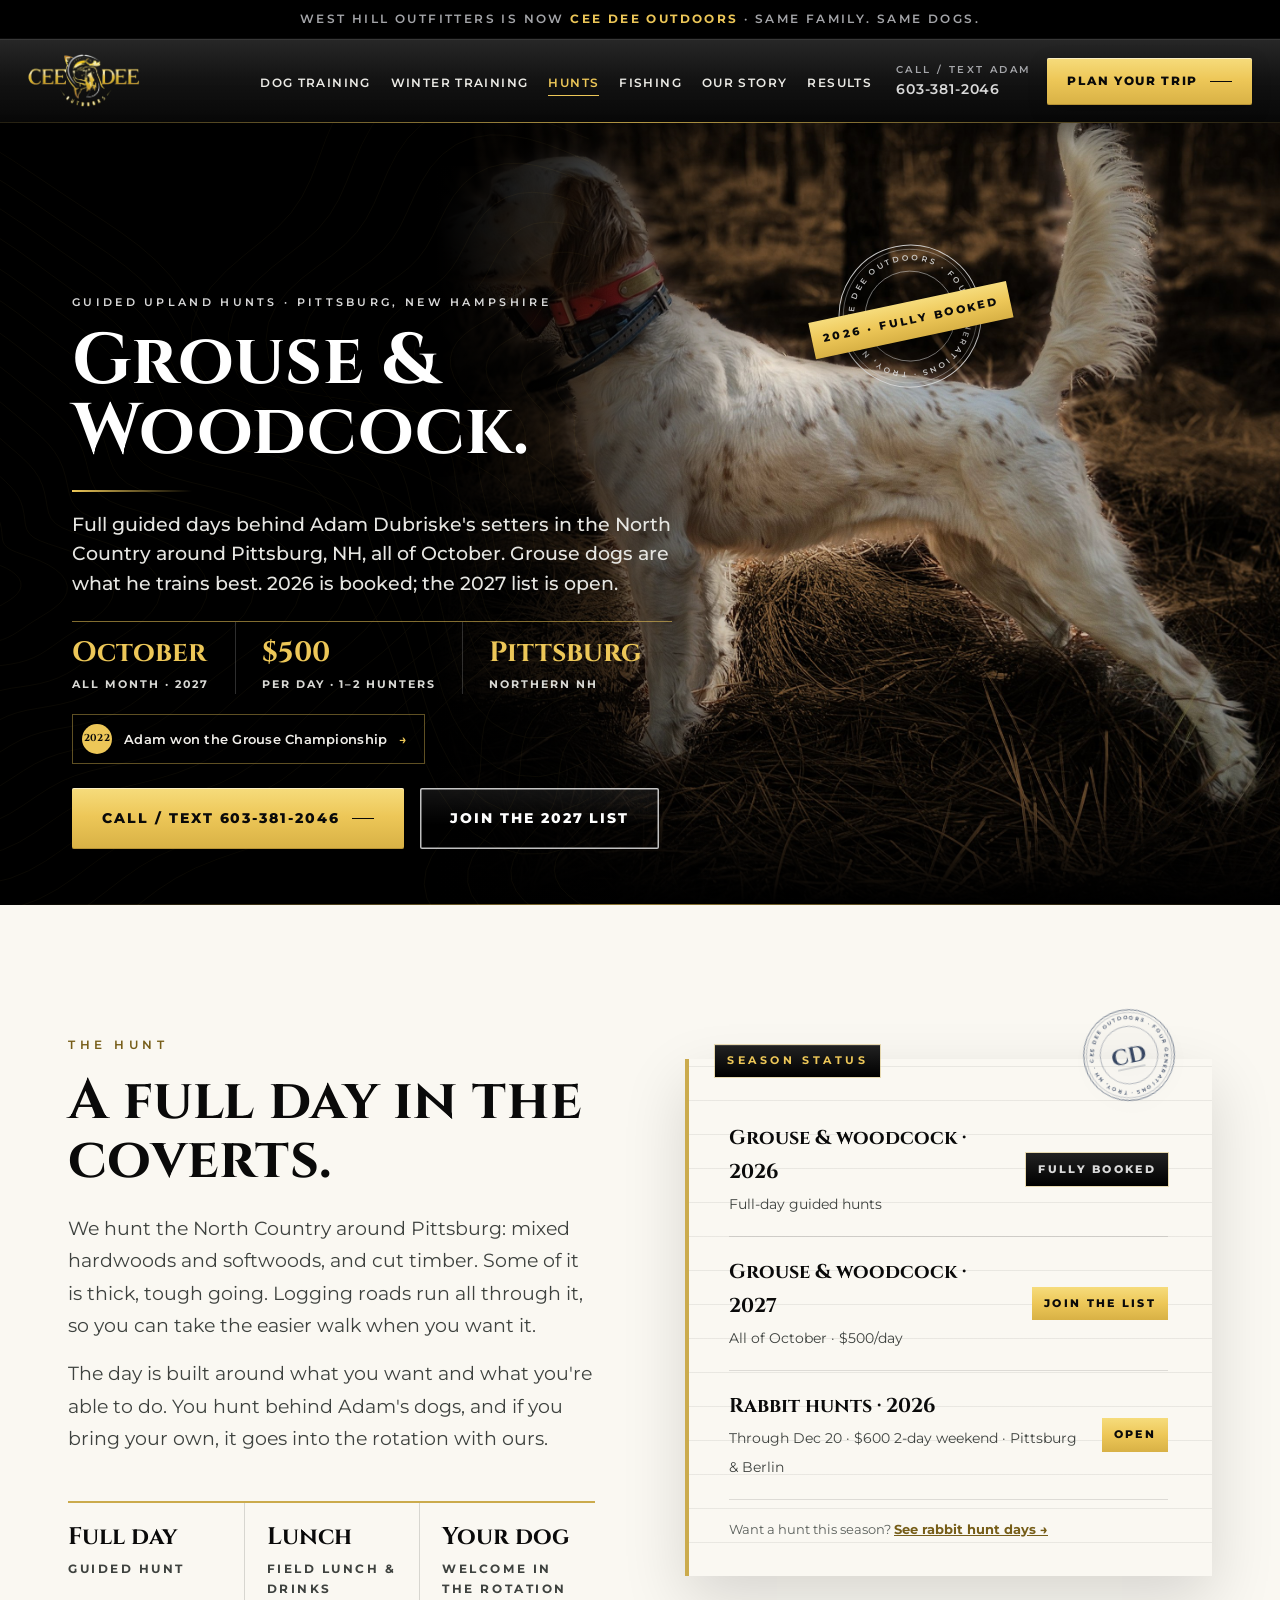
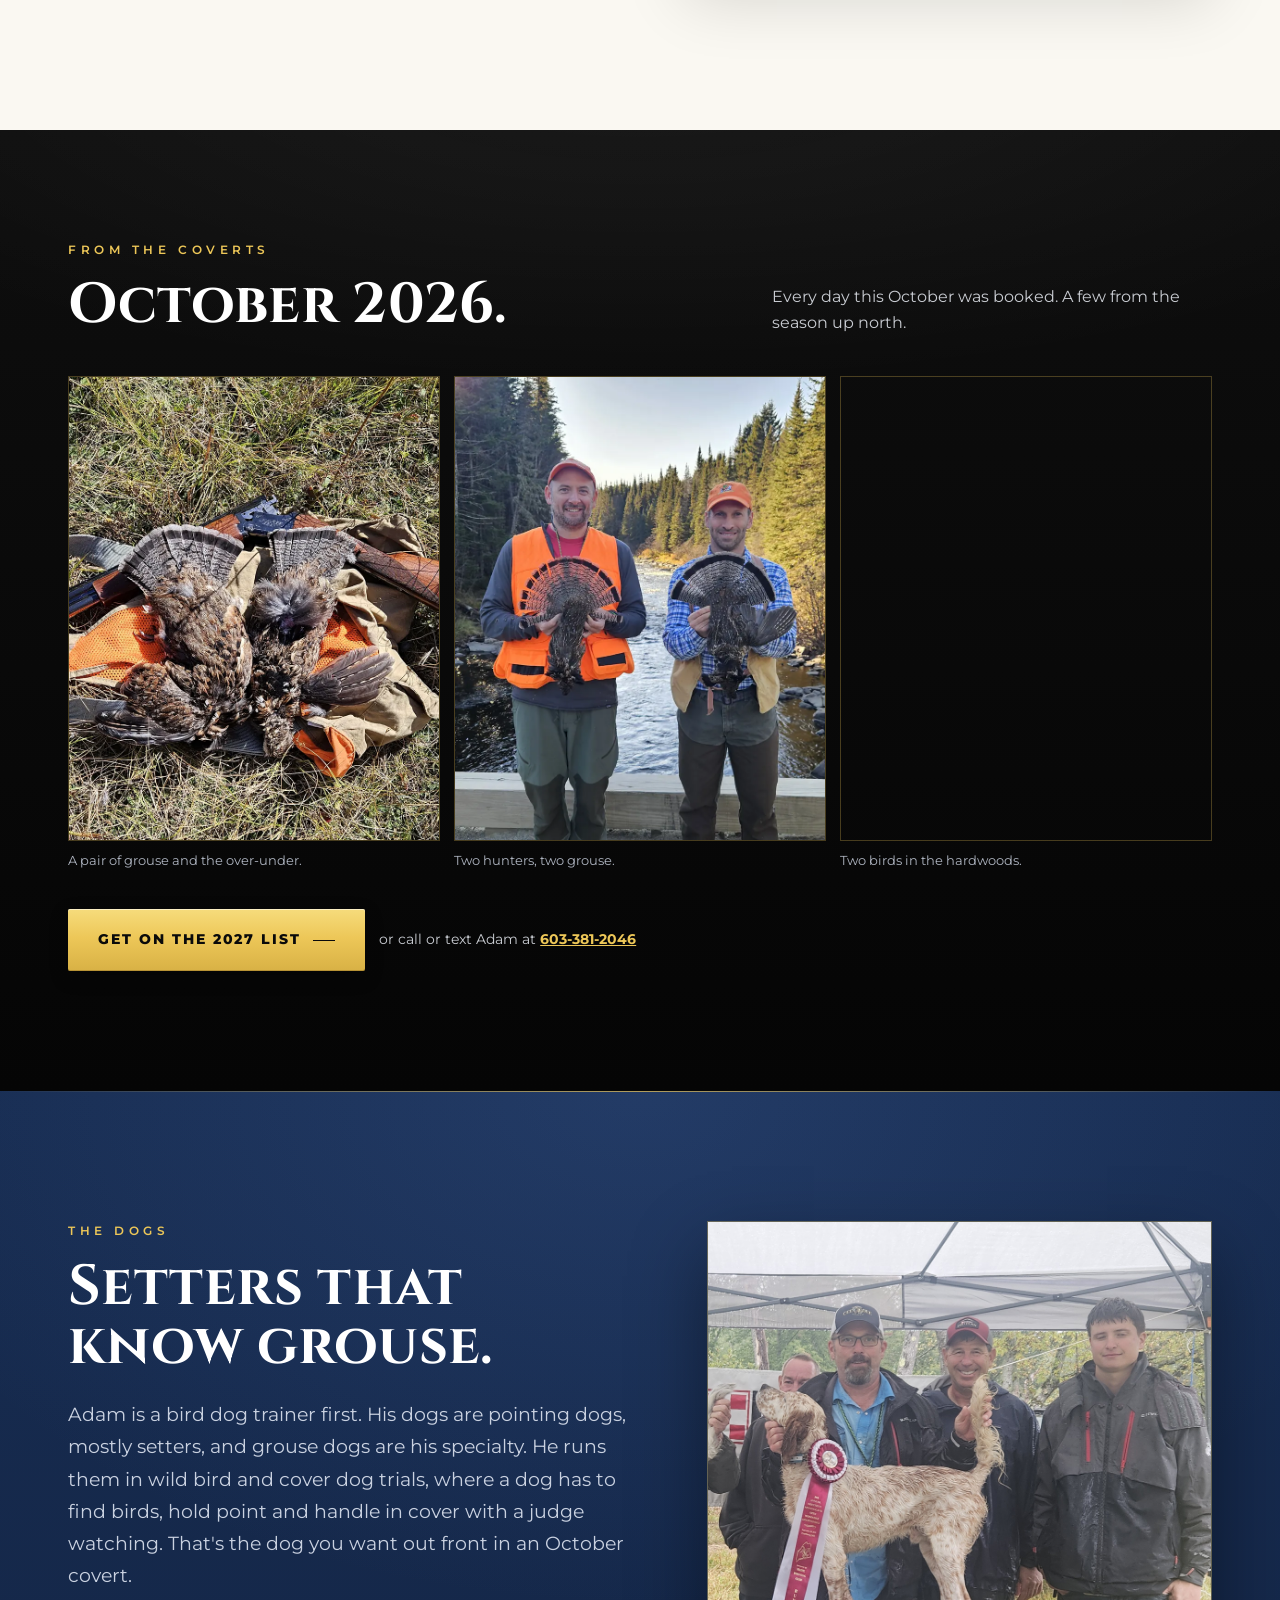
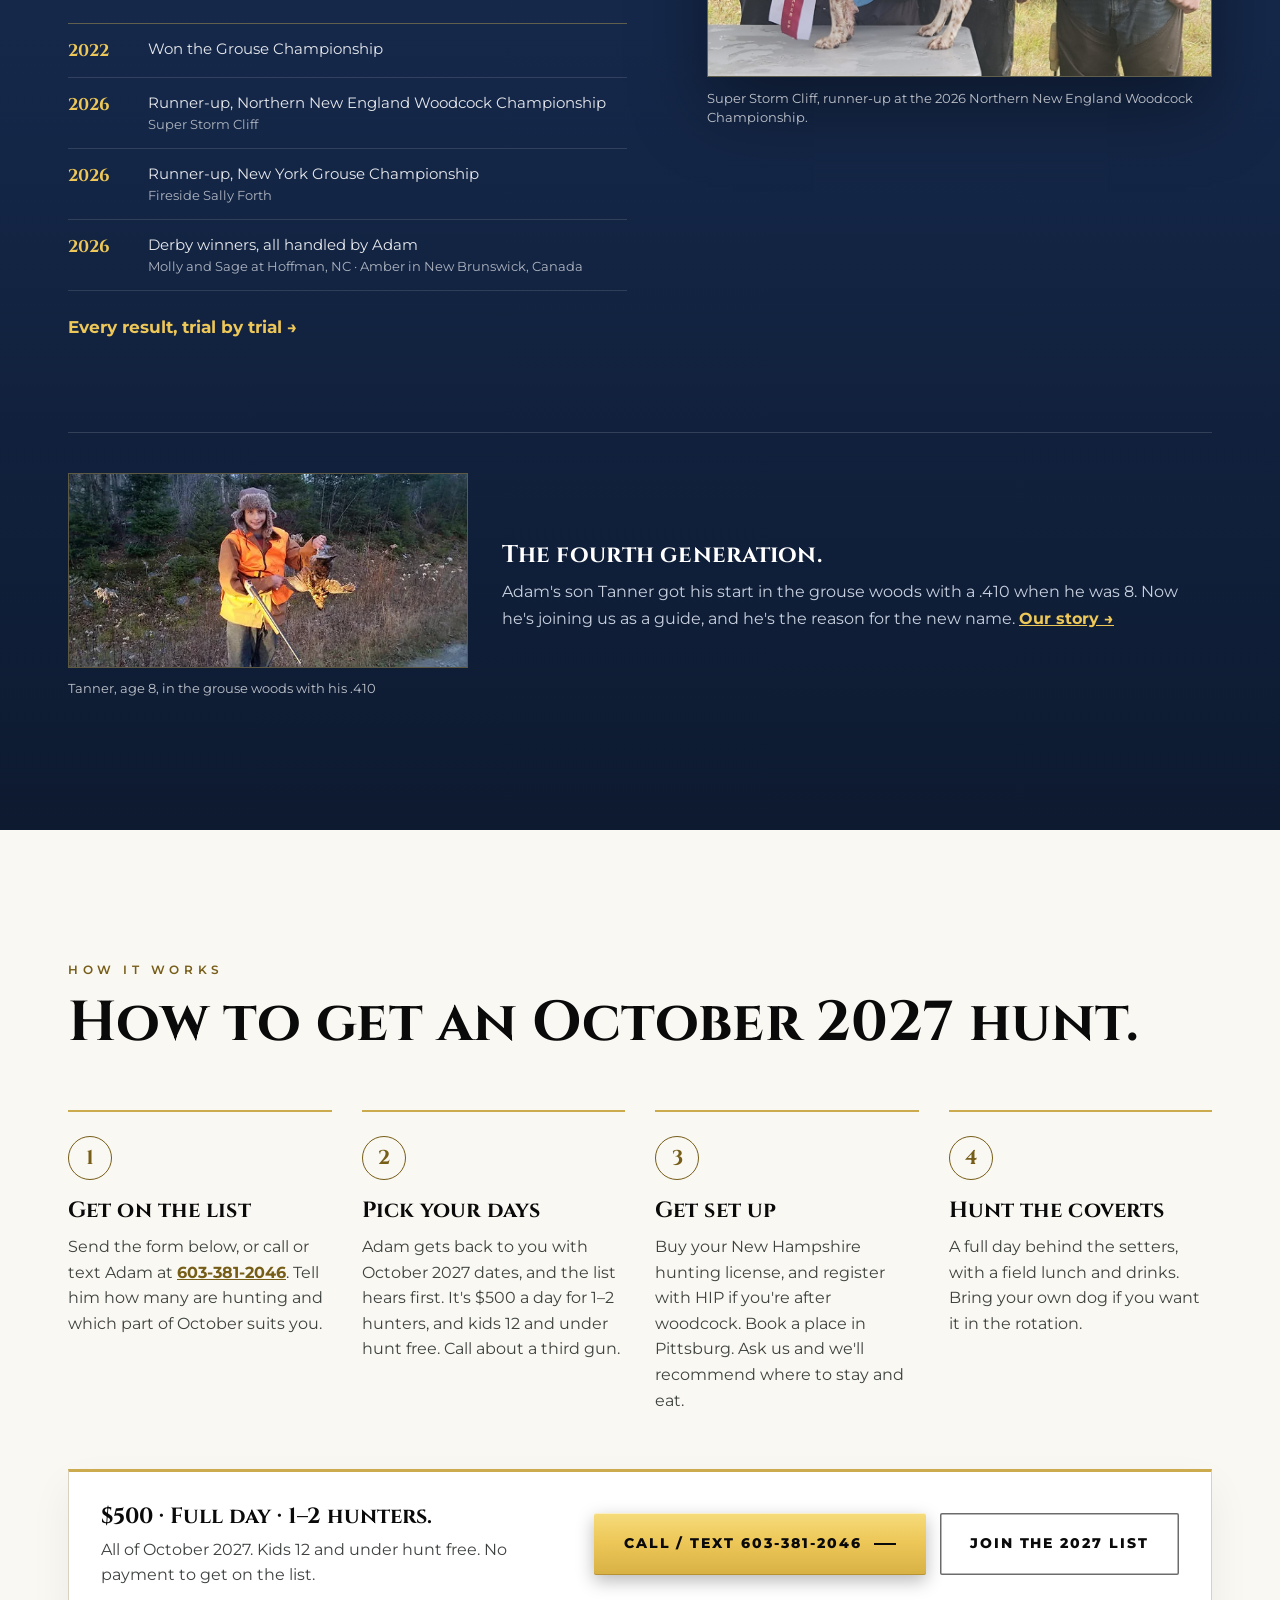
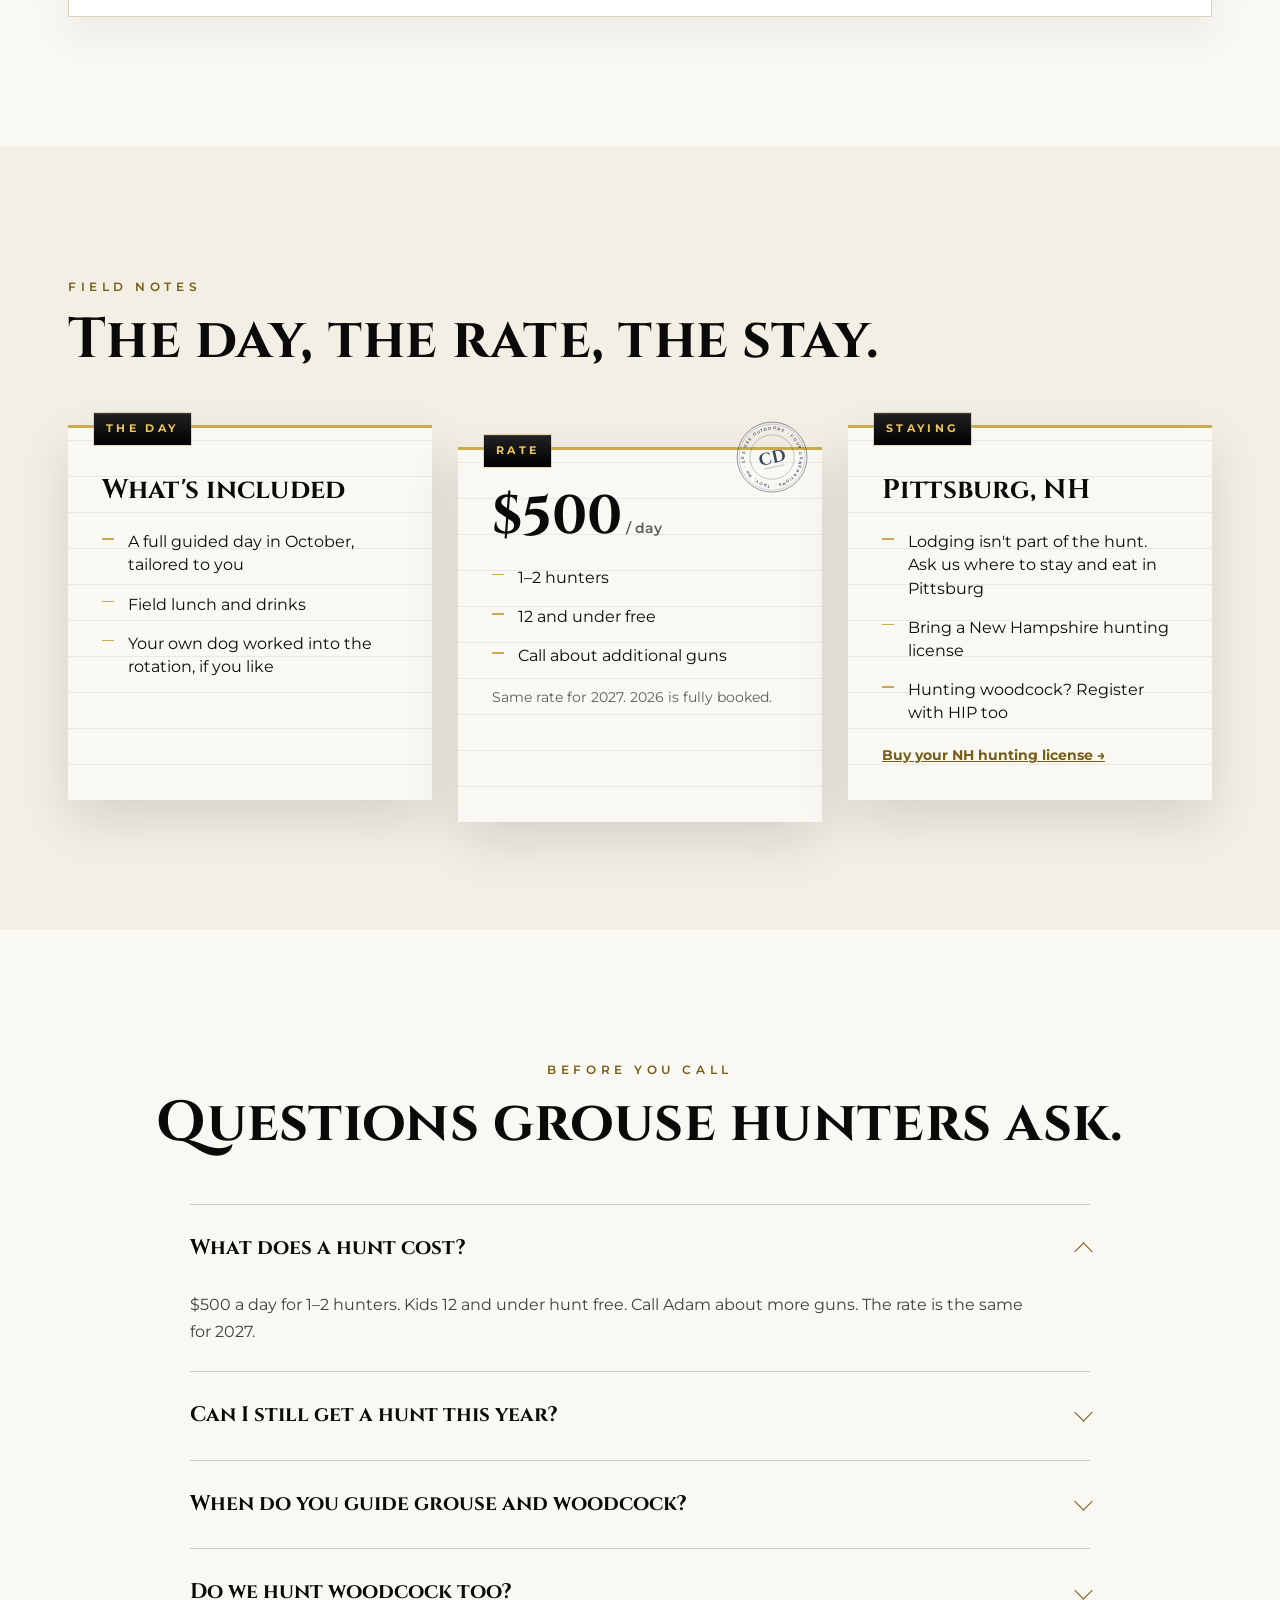
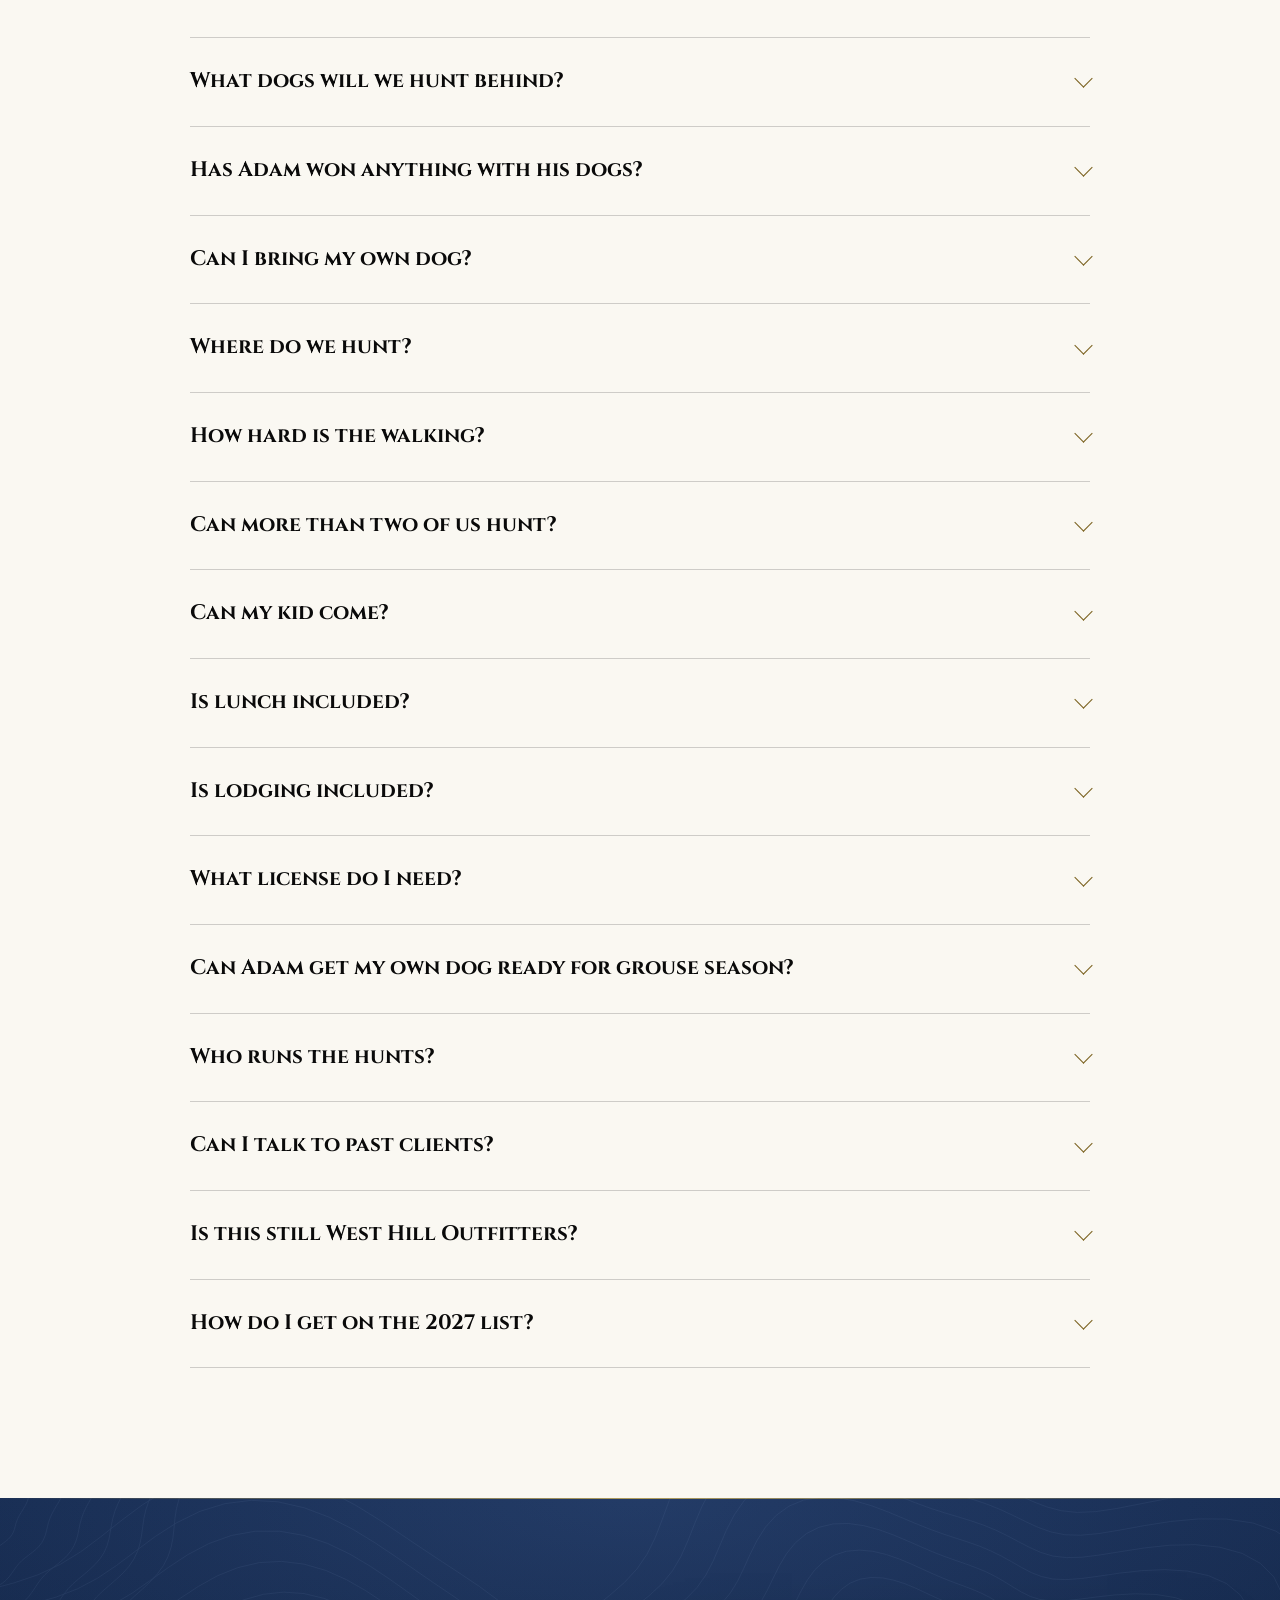
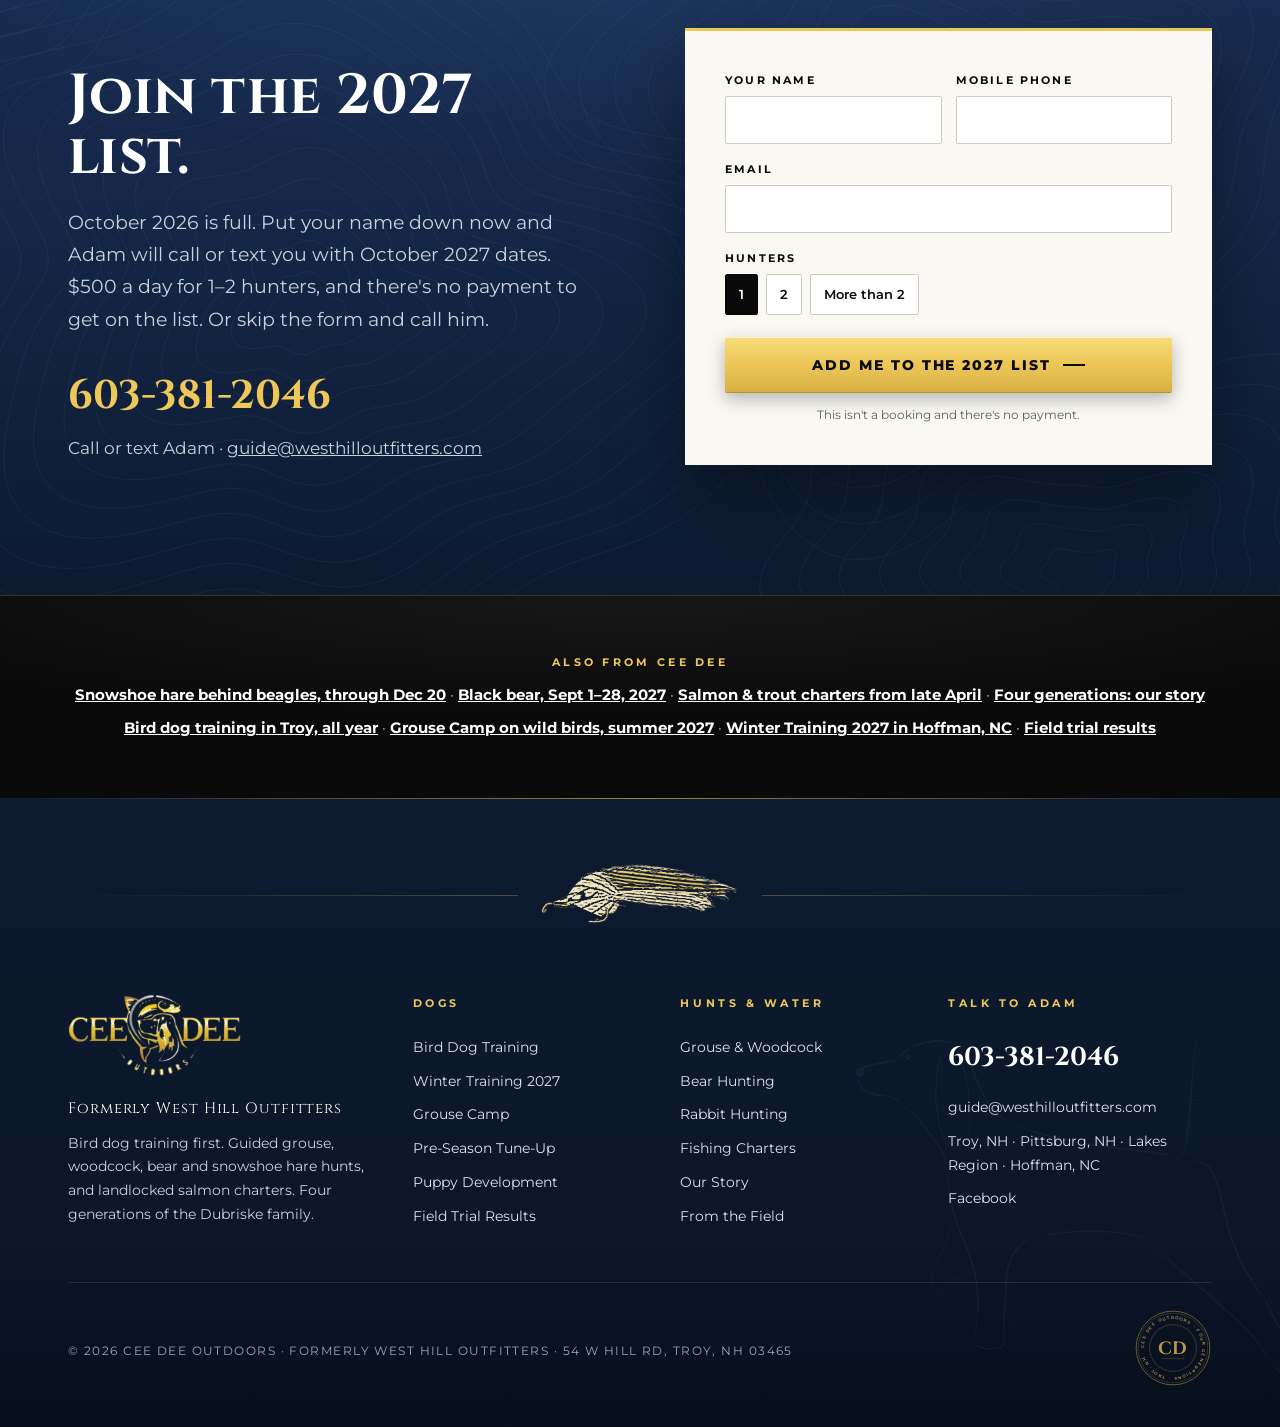
<file: grouse-and-woodcock-hunting.html>
<!doctype html><html lang="en"><head><meta name="robots" content="noindex,nofollow"><meta charset="utf-8"><meta name="viewport" content="width=device-width,initial-scale=1">
<title>Guided Grouse &amp; Woodcock Hunts, Northern NH | Cee Dee Outdoors</title>
<meta name="description" content="Guided grouse and woodcock hunts behind Adam Dubriske's setters around Pittsburg, NH, all of October. $500/day for 1–2 hunters, kids 12 and under free, field lunch included. A 2022 Grouse Championship winner, and the trainer and handler of our 2026 derby winners. 2026 is booked: join the October 2027 list. Cee Dee Outdoors, formerly West Hill Outfitters. Call or text 603-381-2046.">
<link rel="stylesheet" href="assets/site.css"><link rel="stylesheet" href="assets/pages.css">
<style>
/* hero: our setter on point, darkened and gold-graded so the dog carries the frame; the 2026 season stamped "fully booked" */
.ph-hero.type.ghero{background:#000}
.ghero .ph{position:absolute;inset:0 0 0 34%;background:url(assets/img/grouse-hero.jpg) 85% 42%/cover no-repeat;z-index:-2}
.ghero .ph:after{content:"";position:absolute;inset:0;background:linear-gradient(90deg,#000 0%,rgba(0,0,0,.72) 14%,rgba(0,0,0,0) 38%),linear-gradient(0deg,#000 0%,rgba(0,0,0,0) 14%),radial-gradient(120% 90% at 60% 40%,rgba(0,0,0,0) 55%,rgba(0,0,0,.55))}
.ghero .tex.contour{color:#CBAB4D;opacity:.06;right:auto;width:46%}
.ghero .wrap{position:relative;z-index:1}
.ghero .wrap>*{max-width:600px}
.booked{position:absolute;right:23%;top:15%;width:150px;z-index:1;transform:rotate(-12deg);text-align:center}
.booked .seal{color:var(--silverl);opacity:.9}.booked .seal svg{width:100%;height:auto}
.booked .band{position:absolute;left:-26px;right:-26px;top:50%;transform:translateY(-50%);background:linear-gradient(180deg,#F6DC7C,#EDC758 50%,#D8B145);color:#0A0A0A;font-size:11px;font-weight:800;letter-spacing:.24em;text-transform:uppercase;padding:9px 0;box-shadow:0 8px 20px rgba(0,0,0,.45)}
.ghero h1{font-size:clamp(46px,5.6vw,88px)}
.status-line{display:inline-flex;align-items:center;gap:12px;margin-top:26px;padding:10px 16px;border:1px solid rgba(203,171,77,.45);background:linear-gradient(180deg,rgba(255,255,255,.07),rgba(255,255,255,0));font-size:11.5px;letter-spacing:.22em;text-transform:uppercase;font-weight:700;color:#fff}
.status-line.mb{display:none;margin:0 0 18px;align-self:flex-start}
.status-line i{width:8px;height:8px;background:var(--goldb);transform:rotate(45deg)}
.notebook:before{content:"Season status"}
.stat{display:flex;justify-content:space-between;align-items:center;gap:20px;padding:18px 0;border-bottom:1px solid rgba(10,10,10,.12)}
.stat b{font-family:Cinzel,serif;font-size:20px;display:block}
.stat span{font-size:13.5px;color:#3E423F}
.stat em{font-style:normal;font-size:10.5px;letter-spacing:.22em;text-transform:uppercase;font-weight:800;padding:8px 12px;white-space:nowrap;background:linear-gradient(180deg,#F6DC7C,#EDC758 50%,#D8B145);color:#0A0A0A}
.stat em.off{background:linear-gradient(180deg,#222,#000);color:#D9D9D9;box-shadow:0 0 0 1px rgba(203,171,77,.4)}
.facts3 .n{font-size:24px;white-space:nowrap}
/* list band */
.list .wrap{display:grid;grid-template-columns:1fr 1fr;gap:90px;align-items:center;position:relative;z-index:2}
.list form{background:var(--paper);color:var(--ink);padding:40px;border-top:3px solid var(--goldb);box-shadow:0 30px 70px rgba(0,0,0,.4)}
.list form .btn{width:100%;justify-content:center}
.list form .fine{font-size:12px;color:var(--muted);text-align:center;margin-top:12px}
.list .num{font-family:Cinzel,serif;font-size:40px;font-weight:700;color:var(--goldb);text-decoration:none;display:block;margin:26px 0 4px}
.cover-art{position:relative;height:520px}
.cover-art .notebook{height:100%}
@media (max-width:860px){
 .ghero .ph{inset:8px 0 auto 0;height:300px;background-size:112% auto;background-position:30% 0}
 .ghero .ph:after{background:linear-gradient(0deg,#000 0%,rgba(0,0,0,.4) 18%,rgba(0,0,0,0) 40%),linear-gradient(180deg,#000,rgba(0,0,0,0) 10%)}
 .ghero .tex.contour{width:100%}
 .booked{display:none}
 .status-line.mb{display:inline-flex}
 .stat{flex-direction:column;align-items:flex-start;gap:10px}
 .ghero .wrap{padding-bottom:96px}
 .list .wrap{grid-template-columns:1fr;gap:36px}.list form{padding:26px 18px}
}
</style><link rel="icon" href="assets/svg/seal.svg" type="image/svg+xml"><link rel="stylesheet" href="assets/polish.css">
<style id="p4-grouse">
/* Pass 4 (Nov 17, 2026): hero facts row, how-it-works steps, FAQ */
.g-facts{display:grid;grid-template-columns:repeat(3,auto);justify-content:start;margin-top:26px;border-top:1px solid rgba(237,199,88,.55);max-width:600px}
.g-facts>div{padding:16px 26px 0 0}.g-facts>div+div{padding-left:26px;border-left:1px solid rgba(255,255,255,.18)}
.g-facts b{display:block;font-family:Cinzel,serif;font-size:28px;line-height:1.05;color:var(--goldb)}
.g-facts span{display:block;margin-top:8px;font-size:11px;letter-spacing:.18em;text-transform:uppercase;font-weight:700;color:#D9D9D5}
.ghero .ctas{margin-top:28px}
.g-how,.g-faq{background:var(--paper);padding:130px 0}
.g-faq .faq summary{color:var(--ink)}
.g-faq .faq details p{line-height:1.65}
.g-how .steps{list-style:none;padding:0;margin:56px 0 0;display:grid;grid-template-columns:repeat(4,1fr);gap:30px}
.g-how .steps li{border-top:2px solid var(--gold);padding-top:24px}
.g-how .steps .n{display:inline-flex;align-items:center;justify-content:center;width:44px;height:44px;border:1.5px solid #765D18;border-radius:50%;font-family:Cinzel,serif;font-weight:700;font-size:20px;color:#765D18}
.g-how .steps h3{font-size:22px;margin:18px 0 10px}
.g-how .steps p{font-size:15.5px;line-height:1.65;color:#3E423F}
@media (max-width:1100px){.g-how .steps{grid-template-columns:1fr 1fr;gap:34px 28px}}
@media (max-width:860px){
 .ph-hero.ghero{height:auto;min-height:0;max-height:none}
 .ghero .ph{height:250px}
 .ghero .wrap{padding-top:228px!important;padding-bottom:40px!important}
 .ghero .wrap>div[style*="height:2px"]{margin:16px 0 14px!important}
 .ghero h1{font-size:38px}
 .ghero .sub{font-size:15.5px;line-height:1.55}
 .g-facts{grid-template-columns:repeat(3,1fr);margin-top:18px;width:100%}
 .g-facts>div{padding:12px 8px 0 0}.g-facts>div+div{padding-left:10px}
 .g-facts b{font-size:19px}
 .g-facts span{font-size:9.5px;letter-spacing:.1em;line-height:1.35;margin-top:6px}
 .ghero .ctas{margin-top:20px;gap:10px}
 .ghero .ctas .btn{width:100%;justify-content:center}
 .ghero .ctas .ghost{display:inline-flex!important}
 .g-how,.g-faq{padding:80px 0}
 .g-how .steps{grid-template-columns:1fr;gap:26px;margin-top:36px}
 .g-faq .faq{margin-top:34px}
}
</style>
<style id="p14-grouse">
/* Pass 14 (Nov 22, 2026): linked facts row, proof chip, Call/Text first, the dogs, Tanner, cross-links, phone fold */
.g-facts a{display:block;text-decoration:none;padding:16px 26px 0 0}.g-facts a+a{padding-left:26px;border-left:1px solid rgba(255,255,255,.18)}
.g-facts a:hover b{color:#fff}
.g-proof{display:inline-flex;align-items:center;align-self:flex-start;gap:12px;margin-top:20px;padding:9px 16px 9px 9px;border:1px solid rgba(237,199,88,.4);background:rgba(0,0,0,.35);color:#F1EFEA;text-decoration:none;font-size:13px;font-weight:600;letter-spacing:.02em;transition:border-color .3s,background .3s}
.g-proof i{font-style:normal;font-family:Cinzel,serif;font-weight:700;font-size:10px;color:#0A0A0A;background:var(--goldb);border-radius:50%;width:30px;height:30px;display:grid;place-items:center;flex:none}
.g-proof em{font-style:normal;color:var(--goldb);transition:transform .3s}
.g-proof:hover{border-color:var(--goldb);background:rgba(0,0,0,.5)}.g-proof:hover em{transform:translateX(4px)}
@media (min-width:861px){
 .ph-hero.ghero{height:auto;min-height:calc(100svh - 118px);max-height:none;display:flex}
 .ghero .wrap{height:auto;width:100%;padding-top:56px!important;padding-bottom:56px!important}
 .ghero .wrap>div[style*="height:2px"]{margin:22px 0 18px!important}
 .ghero .g-facts{margin-top:22px}
 .ghero .ctas{margin-top:24px}
}
.g-dogs .wrap{display:grid;grid-template-columns:1.05fr .95fr;gap:80px;align-items:start;position:relative;z-index:2}
.g-dogs h2{margin:16px 0 22px}
.g-dogs .lead{color:var(--navy-txt)}
.g-rec{list-style:none;padding:0;margin:30px 0 0;border-top:1px solid rgba(237,199,88,.35)}
.g-rec li{display:grid;grid-template-columns:64px 1fr;gap:16px;padding:14px 0;border-bottom:1px solid rgba(255,255,255,.12);font-size:15px;line-height:1.5}
.g-rec li b{font-family:Cinzel,serif;color:var(--goldb);font-size:17px}
.g-rec li span{color:#E6E8EC}.g-rec li small{display:block;color:#AEB4C0;font-size:13px}
.g-dogs .more{display:inline-block;margin-top:22px;color:var(--goldb);font-weight:700;text-decoration:none}
.g-fig{margin:0}
.g-fig img{display:block;width:100%;height:auto;border:1px solid rgba(237,199,88,.35);box-shadow:0 30px 70px rgba(0,0,0,.4)}
.g-fig figcaption{margin-top:12px;font-size:13px;color:#BFC3CB;line-height:1.5}
.g-tan{grid-column:1/-1;display:grid;grid-template-columns:400px 1fr;gap:34px;align-items:center;margin-top:10px;padding-top:40px;border-top:1px solid rgba(255,255,255,.14)}
.g-tan figure{margin:0}.g-tan img{display:block;width:400px;height:auto;border:1px solid rgba(237,199,88,.35)}
.g-tan figcaption{margin-top:10px;font-size:12.5px;color:#BFC3CB}
.g-tan h3{font-size:24px;margin:0 0 10px;color:#fff}.g-tan p{margin:0;font-size:16px;line-height:1.65}
.g-tan a{color:var(--goldb);font-weight:700}
.g-xlink{line-height:1.9}.g-xlink br{display:block;content:"";margin-top:4px}.g-xlink .xs{display:none}
@media (max-width:860px){
 .ghero .ph{height:196px}
 .ghero .wrap{padding-top:176px!important;padding-bottom:96px!important}
 .ghero .crumbs{display:none}
 .ghero .status-line.mb{margin:0 0 12px;padding:8px 12px;font-size:10.5px}
 .ghero h1{font-size:36px}
 .ghero .wrap>div[style*="height:2px"]{margin:12px 0 10px!important}
 .ghero .sub{font-size:15px;line-height:1.5}
 .g-facts{margin-top:14px}
 .g-facts a{padding:10px 8px 0 0}.g-facts a+a{padding-left:10px}
 .g-facts b{font-size:19px;white-space:nowrap}
 .g-facts span{font-size:9.5px;letter-spacing:.1em;line-height:1.35;margin-top:6px}
 .g-proof{display:flex;align-self:stretch;margin-top:12px;font-size:12px;padding:6px 12px 6px 6px;gap:10px}
 .g-proof i{width:26px;height:26px;font-size:9px}.g-proof em{margin-left:auto}
 .ghero .ctas{margin-top:14px}
 .ghero .ctas .ghost{display:none!important}
 .g-dogs .wrap{grid-template-columns:1fr;gap:34px}
 .g-rec li{grid-template-columns:52px 1fr;gap:12px;font-size:14.5px}
 .g-tan{grid-template-columns:1fr;gap:18px;padding-top:30px}
 .g-tan img{width:100%;max-width:300px}
 .g-xlink{padding:44px 0;font-size:14.5px}.g-xlink br{display:none}.g-xlink .xs{display:inline}
}
</style>
<style id="p23-grouse">
/* Pass 23 (Nov 26, 2026): October 2026 photo band, three-derby record line, booking row under the steps */
.g-oct{padding:110px 0 120px}
.g-oct .hd{display:flex;align-items:flex-end;justify-content:space-between;gap:40px;margin-bottom:40px}
.g-oct h2{margin:16px 0 0;color:#fff}.g-oct .hd p{max-width:440px;margin:0;color:#C9CCD2;font-size:16px;line-height:1.6}
.g-oct-grid{display:grid;grid-template-columns:repeat(3,1fr);gap:14px}
.g-oct-grid figure{margin:0}
.g-oct-grid picture,.g-oct-grid img{display:block;width:100%;height:auto;aspect-ratio:4/5;object-fit:cover}
.g-oct-grid img{border:1px solid rgba(237,199,88,.28)}
.g-oct-grid figcaption{margin-top:10px;font-size:13px;color:#AEB4C0;line-height:1.45}
.g-oct .ctas{margin-top:40px;display:flex;flex-wrap:wrap;gap:14px;align-items:center}
.g-oct .ctas span{color:#C9CCD2;font-size:14px}
.g-bookrow{display:flex;align-items:center;justify-content:space-between;gap:28px;margin-top:56px;padding:28px 32px;background:#fff;border:1px solid rgba(118,93,24,.28);border-top:3px solid var(--gold);box-shadow:0 18px 40px rgba(10,10,10,.06)}
.g-bookrow p{font-size:16px;line-height:1.55;color:#3E423F;margin:0}.g-bookrow p b{display:block;font-family:Cinzel,serif;font-size:22px;color:#0A0A0A;margin-bottom:4px}
.g-bookrow .ctas{margin:0;flex:none;display:flex;flex-wrap:wrap;gap:14px}
.g-bookrow .btn.ghost.dark{color:#0A0A0A;background:transparent;box-shadow:inset 0 0 0 1.5px rgba(10,10,10,.6)}
.g-bookrow .btn.ghost.dark:hover{background:#0A0A0A;color:#fff}
@media (max-width:1100px){.g-bookrow{flex-direction:column;align-items:flex-start}}
@media (max-width:860px){
 .g-oct{padding:64px 0 70px}
 .g-oct .hd{display:block;margin-bottom:24px}.g-oct .hd p{margin-top:14px;font-size:15px}
 .g-oct-grid{grid-template-columns:1fr 1fr;gap:8px}
 .g-oct-grid figure:first-child{grid-column:1/-1}
 .g-oct-grid figure:first-child picture,.g-oct-grid figure:first-child img{aspect-ratio:5/4;object-position:50% 45%}
 .g-oct-grid figcaption{font-size:12px;margin-top:7px}
 .g-oct .ctas{margin-top:26px}.g-oct .ctas .btn{width:100%;justify-content:center}.g-oct .ctas span{display:none}
 .g-bookrow{margin-top:34px;padding:22px 20px;gap:18px}
 .g-bookrow p b{font-size:19px}
 .g-bookrow .ctas{width:100%}
 .g-bookrow .ctas .btn{width:100%;justify-content:center}
 .g-bookrow .ctas .ghost{display:none!important}
}
</style>
<script type="application/ld+json">{"@context": "https://schema.org", "@type": "FAQPage", "mainEntity": [{"@type": "Question", "name": "What does a hunt cost?", "acceptedAnswer": {"@type": "Answer", "text": "$500 a day for 1–2 hunters. Kids 12 and under hunt free. Call Adam about more guns. The rate is the same for 2027."}}, {"@type": "Question", "name": "Can I still get a hunt this year?", "acceptedAnswer": {"@type": "Answer", "text": "No. October 2026 is fully booked. Join the 2027 list and Adam will be in touch with dates. If you want to hunt this year, our snowshoe hare hunts behind the beagles run in Pittsburg and Berlin through December 20, 2026: $600 for a 2-day weekend or $300 a single day, up to 3 hunters."}}, {"@type": "Question", "name": "When do you guide grouse and woodcock?", "acceptedAnswer": {"@type": "Answer", "text": "All of October. We don't guide grouse hunts into November."}}, {"@type": "Question", "name": "Do we hunt woodcock too?", "acceptedAnswer": {"@type": "Answer", "text": "Yes. Our October hunts are for grouse and woodcock, over the same dogs."}}, {"@type": "Question", "name": "What dogs will we hunt behind?", "acceptedAnswer": {"@type": "Answer", "text": "Adam's pointing dogs, mostly setters. Grouse dogs are his specialty, and he won the 2022 Grouse Championship. More on the dogs."}}, {"@type": "Question", "name": "Has Adam won anything with his dogs?", "acceptedAnswer": {"@type": "Answer", "text": "Yes. He won the 2022 Grouse Championship. In 2026, Super Storm Cliff was runner-up at the Northern New England Woodcock Championship and Fireside Sally Forth was runner-up at the New York Grouse Championship. Adam also trained and handled Niantic River Molly, who won the 2026 US Complete National Derby, and Niantic River Sage, who won the 2026 Southeastern Derby, on the Hoffman, NC field trial grounds, and Amber, who won a derby in New Brunswick, Canada. See the results page for the full record."}}, {"@type": "Question", "name": "Can I bring my own dog?", "acceptedAnswer": {"@type": "Answer", "text": "Yes. We'll work your dog into the rotation with ours."}}, {"@type": "Question", "name": "Where do we hunt?", "acceptedAnswer": {"@type": "Answer", "text": "The North Country around Pittsburg, NH: mixed hardwoods and softwoods, and cut timber."}}, {"@type": "Question", "name": "How hard is the walking?", "acceptedAnswer": {"@type": "Answer", "text": "Some of the cover is tough going, but logging roads run all through it for easier walking. Every day is built around what you want and what you're able to do."}}, {"@type": "Question", "name": "Can more than two of us hunt?", "acceptedAnswer": {"@type": "Answer", "text": "The $500 day covers 1–2 hunters. For a third gun, call or text Adam."}}, {"@type": "Question", "name": "Can my kid come?", "acceptedAnswer": {"@type": "Answer", "text": "Yes. Kids 12 and under hunt free."}}, {"@type": "Question", "name": "Is lunch included?", "acceptedAnswer": {"@type": "Answer", "text": "Yes. Full days include a field lunch and drinks."}}, {"@type": "Question", "name": "Is lodging included?", "acceptedAnswer": {"@type": "Answer", "text": "No. Most hunters stay in Pittsburg. Ask us and we'll recommend places to stay and eat."}}, {"@type": "Question", "name": "What license do I need?", "acceptedAnswer": {"@type": "Answer", "text": "A New Hampshire hunting license (buy it online). If you're hunting woodcock, register with HIP too."}}, {"@type": "Question", "name": "Can Adam get my own dog ready for grouse season?", "acceptedAnswer": {"@type": "Answer", "text": "Yes. Grouse Camp ($1,950) is 3 months on wild grouse and woodcock in northern NH, wrapping up before the October opener. The 6-week tune-up is $1,000, and monthly training is $700."}}, {"@type": "Question", "name": "Who runs the hunts?", "acceptedAnswer": {"@type": "Answer", "text": "Adam and Nicole Dubriske have run the business since 2010. Adam is a bird dog trainer first, and grouse dogs are his specialty. Adam's son Tanner is joining as a guide. He's the fourth generation."}}, {"@type": "Question", "name": "Can I talk to past clients?", "acceptedAnswer": {"@type": "Answer", "text": "Yes. References from past clients are available on request. Call or text Adam at 603-381-2046 and ask."}}, {"@type": "Question", "name": "Is this still West Hill Outfitters?", "acceptedAnswer": {"@type": "Answer", "text": "Yes. Same family, same dogs, same phone number: 603-381-2046. Adam's son Tanner is joining as a guide, the fourth generation, so the business goes back to the family name, Cee Dee Outdoors, on December 1, 2026."}}, {"@type": "Question", "name": "How do I get on the 2027 list?", "acceptedAnswer": {"@type": "Answer", "text": "Send the form on this page, or call or text Adam at 603-381-2046. There's no payment to get on the list."}}]}</script>

</head><body>
<div class="note-bar">West Hill Outfitters is now <b>Cee Dee Outdoors</b><span class="nb-x"> · Same family. Same dogs.</span></div>
<header class="site-header" id="hdr"><div class="in">
 <a class="logo" href="home.html" aria-label="Cee Dee Outdoors home"><img src="assets/img/logo-reverse.png" alt="Cee Dee Outdoors"></a>
 <ul class="nav">
  <li><a href="dog-training.html" data-k="dog">Dog Training</a></li>
  <li><a href="winter-training.html" data-k="wt">Winter Training</a></li>
  <li class="dd"><a href="grouse-and-woodcock-hunting.html" data-k="hunts" class="cur">Hunts</a><div class="menu"><a href="grouse-and-woodcock-hunting.html">Grouse &amp; Woodcock</a><a href="rabbit-hunting.html">Rabbit Hunting</a><a href="bear-hunting.html">Bear Hunting</a></div></li>
  <li><a href="fishing.html" data-k="fish">Fishing</a></li>
  <li><a href="about-us.html" data-k="story">Our Story</a></li>
  <li><a href="trialing.html" data-k="results">Results</a></li>
 </ul>
 <div class="hdr-right">
  <a class="phone" href="tel:6033812046"><small>Call / text Adam</small>603-381-2046</a>
  <a class="btn sm" href="home.html#plan">Plan Your Trip</a>
 </div>
 <a class="m-call" href="tel:6033812046">CALL</a>
 <button class="burger" type="button" aria-label="Open menu"><i></i><i></i><i></i></button>
</div></header>

<section class="ph-hero type ghero"><div class="ph" role="img" aria-label="Orange belton English setter on point"></div><div class="tex contour" aria-hidden="true"><svg xmlns="http://www.w3.org/2000/svg" viewBox="0 0 1600 900" preserveAspectRatio="xMidYMid slice" fill="none" stroke="currentColor" stroke-width="1"><path d="M428.8,520.0 L430.9,522.1 L432.1,524.4 L432.5,526.7 L432.1,528.9 L430.9,530.9 L429.2,532.8 L427.1,534.4 L424.8,535.9 L422.4,537.3 L420.2,538.6 L418.1,539.8 L416.1,541.0 L414.3,542.2 L412.4,543.3 L410.5,544.4 L408.4,545.2 L406.3,545.9 L404.0,546.4 L401.7,546.8 L399.5,547.0 L397.3,547.1 L395.2,547.3 L393.2,547.6 L391.4,548.1 L389.6,548.8 L387.9,549.6 L386.1,550.6 L384.1,551.5 L382.1,552.2 L380.0,552.7 L377.9,552.8 L375.7,552.5 L373.7,551.9 L371.8,551.0 L370.0,550.0 L368.2,548.9 L366.5,548.1 L364.7,547.4 L362.7,547.1 L360.4,547.1 L357.8,547.4 L354.8,547.7 L351.6,548.1 L348.2,548.3 L344.8,548.1 L341.7,547.6 L339.0,546.6 L336.8,545.1 L335.3,543.2 L334.3,541.1 L333.9,538.8 L334.0,536.4 L334.5,534.0 L335.1,531.7 L335.9,529.4 L336.7,527.4 L337.6,525.4 L338.5,523.5 L339.5,521.7 L340.6,520.0 L341.9,518.4 L343.4,516.9 L345.0,515.6 L346.5,514.3 L348.0,513.1 L349.2,512.0 L350.1,510.8 L350.5,509.5 L350.5,508.0 L350.1,506.2 L349.4,504.1 L348.7,501.8 L348.2,499.4 L347.9,496.9 L348.1,494.5 L348.8,492.3 L350.1,490.5 L351.9,489.1 L354.1,488.1 L356.5,487.5 L359.1,487.2 L361.6,487.0 L364.1,486.9 L366.4,486.6 L368.7,486.2 L370.8,485.6 L373.0,484.7 L375.2,483.8 L377.6,482.9 L380.0,482.1 L382.5,481.7 L385.1,481.6 L387.5,481.9 L389.9,482.6 L392.2,483.7 L394.2,485.0 L396.1,486.5 L397.8,488.0 L399.4,489.5 L400.9,491.0 L402.4,492.4 L403.8,493.8 L405.1,495.2 L406.2,496.7 L407.2,498.2 L407.9,499.9 L408.3,501.6 L408.5,503.4 L408.6,505.1 L408.6,506.8 L408.8,508.2 L409.4,509.5 L410.4,510.7 L412.0,511.7 L414.1,512.7 L416.8,513.7 L419.9,514.9 L423.1,516.4 L426.1,518.1 L428.8,520.0Z"/><path d="M479.6,520.0 L483.2,524.3 L485.1,528.8 L485.3,533.3 L483.9,537.7 L481.1,541.7 L477.4,545.3 L473.0,548.6 L468.4,551.5 L463.8,554.2 L459.5,556.7 L455.5,559.2 L451.7,561.7 L448.1,564.1 L444.4,566.4 L440.5,568.4 L436.4,570.1 L432.1,571.4 L427.6,572.4 L423.0,573.0 L418.6,573.4 L414.3,573.8 L410.2,574.3 L406.5,575.1 L402.9,576.3 L399.4,577.9 L395.9,579.7 L392.2,581.6 L388.3,583.4 L384.2,584.8 L380.0,585.5 L375.7,585.5 L371.5,584.8 L367.5,583.4 L363.7,581.5 L360.1,579.5 L356.6,577.6 L353.1,576.0 L349.3,575.1 L345.1,574.8 L340.2,575.1 L334.7,575.9 L328.5,576.7 L321.8,577.5 L315.1,577.7 L308.5,577.2 L302.5,575.8 L297.4,573.5 L293.5,570.3 L290.8,566.4 L289.3,561.9 L288.8,557.2 L289.3,552.3 L290.3,547.6 L291.6,543.0 L293.1,538.6 L294.7,534.5 L296.4,530.6 L298.1,526.9 L300.1,523.3 L302.4,520.0 L305.0,516.9 L307.9,513.9 L311.0,511.3 L314.0,508.8 L316.6,506.4 L318.7,504.1 L320.0,501.6 L320.4,498.8 L319.9,495.5 L318.8,491.7 L317.3,487.4 L315.9,482.7 L314.8,477.8 L314.5,472.8 L315.2,468.2 L317.0,464.0 L319.9,460.7 L323.8,458.1 L328.4,456.4 L333.4,455.4 L338.5,454.9 L343.6,454.6 L348.4,454.1 L353.0,453.4 L357.3,452.3 L361.6,450.8 L365.9,449.0 L370.4,447.0 L375.1,445.2 L380.0,443.8 L385.0,443.0 L390.1,443.0 L395.1,443.9 L399.8,445.6 L404.2,447.9 L408.2,450.6 L411.8,453.6 L415.2,456.7 L418.4,459.7 L421.5,462.6 L424.4,465.3 L427.2,468.1 L429.8,470.8 L432.0,473.8 L433.8,477.0 L435.1,480.3 L435.9,483.8 L436.3,487.3 L436.5,490.7 L436.8,493.8 L437.5,496.6 L439.0,499.0 L441.5,501.1 L445.2,503.0 L450.1,505.0 L455.9,507.1 L462.2,509.6 L468.7,512.5 L474.6,516.0 L479.6,520.0Z"/><path d="M532.1,520.0 L536.7,526.6 L538.7,533.3 L538.1,540.0 L535.2,546.4 L530.5,552.3 L524.4,557.5 L517.8,562.3 L510.9,566.6 L504.3,570.7 L498.1,574.5 L492.3,578.4 L486.9,582.1 L481.5,585.7 L476.0,589.1 L470.1,592.1 L464.0,594.6 L457.4,596.5 L450.7,597.8 L443.9,598.8 L437.3,599.5 L431.1,600.2 L425.2,601.2 L419.7,602.8 L414.5,604.8 L409.3,607.4 L404.0,610.4 L398.5,613.3 L392.6,615.8 L386.4,617.6 L380.0,618.4 L373.6,618.1 L367.3,616.6 L361.3,614.3 L355.7,611.5 L350.3,608.6 L345.1,606.0 L339.6,604.2 L333.7,603.3 L326.9,603.3 L319.2,604.2 L310.5,605.6 L300.9,607.1 L290.9,608.1 L280.7,608.2 L271.1,607.1 L262.6,604.6 L255.5,600.6 L250.2,595.4 L246.8,589.2 L245.1,582.3 L244.9,575.1 L245.8,567.8 L247.4,560.7 L249.4,553.9 L251.6,547.5 L253.9,541.4 L256.3,535.7 L258.9,530.2 L261.9,525.0 L265.3,520.0 L269.3,515.4 L273.6,511.1 L278.0,507.1 L282.2,503.4 L285.7,499.8 L288.2,496.1 L289.5,492.2 L289.4,487.7 L288.1,482.6 L286.1,476.6 L283.6,469.9 L281.4,462.7 L280.0,455.2 L280.0,447.9 L281.5,441.2 L284.8,435.4 L289.7,430.8 L295.9,427.4 L303.0,425.2 L310.6,423.9 L318.3,423.1 L325.8,422.5 L332.8,421.7 L339.5,420.3 L345.9,418.2 L352.3,415.6 L358.7,412.6 L365.5,409.6 L372.6,406.9 L380.0,405.0 L387.6,404.2 L395.2,404.6 L402.5,406.3 L409.5,409.1 L415.9,412.8 L421.8,417.0 L427.2,421.5 L432.3,426.0 L437.1,430.4 L441.6,434.6 L446.0,438.7 L450.2,442.7 L454.0,446.9 L457.2,451.4 L459.8,456.2 L461.6,461.2 L462.7,466.5 L463.3,471.6 L463.7,476.5 L464.5,481.0 L466.2,484.9 L469.2,488.2 L473.8,491.2 L480.2,494.0 L488.2,496.8 L497.3,500.0 L507.1,503.9 L516.7,508.5 L525.2,513.9 L532.1,520.0Z"/><path d="M585.9,520.0 L590.9,528.8 L592.3,537.9 L590.4,546.7 L585.7,555.0 L578.7,562.6 L570.3,569.5 L561.3,575.7 L552.4,581.4 L543.9,586.8 L535.9,592.0 L528.6,597.2 L521.5,602.3 L514.5,607.1 L507.2,611.6 L499.4,615.5 L491.1,618.7 L482.3,621.1 L473.4,622.8 L464.5,624.1 L455.9,625.1 L447.8,626.4 L440.2,628.1 L433.0,630.6 L426.2,633.7 L419.3,637.5 L412.3,641.5 L404.8,645.3 L396.9,648.5 L388.6,650.5 L380.0,651.2 L371.5,650.3 L363.2,648.0 L355.3,644.8 L347.8,641.0 L340.7,637.4 L333.5,634.4 L326.0,632.6 L317.6,632.1 L308.1,632.8 L297.3,634.6 L285.2,636.7 L272.2,638.7 L258.7,639.9 L245.3,639.6 L233.0,637.6 L222.2,633.7 L213.5,627.8 L207.3,620.4 L203.5,611.7 L201.9,602.2 L202.1,592.5 L203.6,582.8 L205.9,573.5 L208.6,564.6 L211.4,556.1 L214.3,548.2 L217.4,540.6 L220.8,533.4 L224.8,526.5 L229.4,520.0 L234.6,513.9 L240.2,508.2 L245.8,503.0 L250.9,498.0 L254.9,493.2 L257.4,488.1 L258.2,482.6 L257.3,476.3 L254.9,469.0 L251.6,460.7 L248.2,451.5 L245.4,441.8 L244.0,431.9 L244.5,422.4 L247.3,413.8 L252.4,406.6 L259.5,401.0 L268.3,397.0 L278.1,394.4 L288.3,392.9 L298.4,391.9 L308.1,390.9 L317.3,389.3 L326.0,387.0 L334.4,383.8 L342.8,379.9 L351.4,375.6 L360.5,371.5 L370.1,368.1 L380.0,365.9 L390.1,365.3 L400.2,366.4 L409.9,369.1 L419.0,373.2 L427.4,378.4 L435.2,384.1 L442.3,390.1 L449.0,396.0 L455.4,401.7 L461.5,407.1 L467.3,412.4 L472.8,417.8 L477.7,423.5 L481.9,429.5 L485.1,435.9 L487.3,442.7 L488.7,449.6 L489.6,456.3 L490.5,462.6 L492.2,468.2 L495.3,473.0 L500.2,477.2 L507.5,480.9 L517.0,484.4 L528.5,488.2 L541.3,492.6 L554.5,497.9 L567.0,504.3 L577.8,511.7 L585.9,520.0Z"/><path d="M640.8,520.0 L645.4,531.1 L645.7,542.3 L642.1,553.2 L635.0,563.4 L625.6,572.7 L614.9,581.1 L603.7,588.7 L592.8,595.8 L582.6,602.6 L573.2,609.2 L564.4,615.8 L555.8,622.2 L547.1,628.3 L538.0,633.8 L528.2,638.5 L517.7,642.3 L506.8,645.2 L495.6,647.3 L484.7,649.0 L474.2,650.5 L464.4,652.5 L455.2,655.1 L446.5,658.6 L438.1,663.0 L429.6,668.0 L420.7,673.1 L411.2,677.8 L401.2,681.4 L390.7,683.5 L380.0,683.7 L369.4,682.1 L359.1,678.9 L349.4,674.7 L340.1,670.2 L331.1,666.1 L321.9,663.1 L312.0,661.6 L301.1,661.8 L288.6,663.6 L274.5,666.3 L258.9,669.2 L242.3,671.7 L225.4,672.8 L209.0,671.9 L194.2,668.7 L181.6,662.9 L171.8,654.9 L165.0,645.0 L161.2,633.7 L160.0,621.6 L160.7,609.4 L162.9,597.3 L165.8,585.8 L169.0,574.8 L172.4,564.5 L175.8,554.7 L179.5,545.4 L183.8,536.5 L188.8,528.0 L194.6,520.0 L201.0,512.5 L207.8,505.5 L214.3,499.0 L219.9,492.8 L224.0,486.6 L226.1,480.0 L226.0,472.7 L223.8,464.4 L220.1,454.8 L215.5,444.0 L211.1,432.3 L207.9,420.0 L206.7,407.8 L208.2,396.3 L212.7,386.1 L219.9,377.8 L229.6,371.4 L241.1,367.0 L253.6,364.2 L266.3,362.5 L278.8,361.1 L290.6,359.4 L301.8,357.0 L312.3,353.4 L322.7,348.9 L333.1,343.5 L344.0,338.0 L355.4,332.9 L367.5,329.0 L380.0,326.7 L392.7,326.5 L405.2,328.5 L417.1,332.5 L428.3,338.1 L438.7,344.8 L448.2,352.0 L457.0,359.4 L465.4,366.6 L473.3,373.5 L481.0,380.1 L488.2,386.6 L495.0,393.4 L501.0,400.5 L505.9,408.1 L509.7,416.3 L512.3,424.7 L514.0,433.2 L515.4,441.3 L517.1,448.8 L520.1,455.3 L525.0,460.9 L532.5,465.7 L542.9,470.0 L556.0,474.2 L571.3,479.0 L587.8,484.7 L604.3,491.6 L619.4,499.9 L631.9,509.4 L640.8,520.0Z"/><path d="M696.2,520.0 L700.0,533.4 L698.6,546.8 L692.7,559.6 L683.2,571.6 L671.3,582.4 L658.2,592.3 L645.0,601.4 L632.4,609.9 L620.7,618.1 L609.9,626.2 L599.7,634.2 L589.7,641.9 L579.4,649.2 L568.4,655.7 L556.5,661.2 L543.9,665.6 L530.7,668.9 L517.5,671.4 L504.7,673.6 L492.4,675.8 L481.0,678.6 L470.3,682.3 L460.2,687.1 L450.2,692.8 L440.0,699.1 L429.2,705.2 L417.7,710.6 L405.5,714.4 L392.9,716.3 L380.0,715.9 L367.3,713.4 L355.1,709.2 L343.5,704.1 L332.4,699.0 L321.5,694.8 L310.1,692.1 L297.7,691.4 L283.9,692.7 L268.2,695.6 L250.5,699.4 L231.3,703.2 L211.2,705.9 L191.0,706.7 L172.0,704.8 L155.0,700.0 L141.0,692.1 L130.5,681.6 L123.6,669.0 L120.0,655.1 L119.3,640.4 L120.8,625.7 L123.5,611.4 L127.0,597.7 L130.7,584.8 L134.5,572.6 L138.4,561.1 L142.8,550.1 L147.9,539.5 L153.9,529.5 L160.8,520.0 L168.4,511.1 L176.1,502.9 L183.2,495.1 L189.0,487.5 L192.7,479.9 L193.9,471.6 L192.5,462.4 L188.7,451.9 L183.4,439.9 L177.6,426.5 L172.4,412.2 L169.1,397.4 L168.6,383.0 L171.4,369.8 L177.9,358.3 L187.7,349.1 L200.1,342.3 L214.4,337.6 L229.5,334.6 L244.7,332.5 L259.4,330.6 L273.2,328.1 L286.2,324.4 L298.6,319.5 L310.8,313.3 L323.3,306.5 L336.4,299.8 L350.3,293.8 L364.9,289.6 L380.0,287.5 L395.2,288.1 L410.1,291.2 L424.2,296.6 L437.5,303.7 L449.7,312.0 L460.9,320.7 L471.4,329.4 L481.4,337.8 L490.9,345.8 L500.1,353.6 L508.8,361.3 L516.8,369.4 L523.7,378.0 L529.4,387.3 L533.6,397.1 L536.6,407.2 L538.8,417.1 L540.9,426.5 L543.7,434.9 L548.4,442.2 L555.7,448.4 L566.3,453.6 L580.3,458.5 L597.4,463.5 L616.6,469.3 L636.8,476.3 L656.3,485.0 L673.6,495.3 L687.2,507.1 L696.2,520.0Z"/><path d="M751.8,520.0 L754.1,535.7 L750.5,551.2 L742.1,565.9 L729.9,579.5 L715.5,591.9 L700.2,603.2 L685.2,613.7 L671.1,623.7 L658.1,633.4 L646.2,642.9 L634.8,652.4 L623.3,661.4 L611.3,669.8 L598.3,677.3 L584.3,683.5 L569.5,688.4 L554.3,692.2 L539.1,695.2 L524.4,697.9 L510.6,700.9 L497.7,704.8 L485.6,709.8 L474.0,716.0 L462.5,723.1 L450.6,730.6 L437.8,737.7 L424.3,743.6 L409.9,747.4 L395.0,748.8 L380.0,747.6 L365.3,744.1 L351.2,739.0 L337.8,733.2 L324.8,727.8 L311.7,723.8 L298.0,721.8 L283.0,722.2 L266.0,724.9 L246.8,729.1 L225.5,734.1 L202.6,738.5 L179.1,741.3 L155.9,741.4 L134.4,738.2 L115.8,731.4 L100.8,721.1 L89.9,707.9 L83.2,692.5 L80.2,675.8 L80.1,658.5 L82.2,641.4 L85.5,624.9 L89.4,609.2 L93.5,594.5 L97.7,580.5 L102.1,567.3 L107.1,554.6 L113.0,542.5 L120.0,530.9 L128.0,520.0 L136.5,509.8 L145.0,500.2 L152.4,491.2 L157.9,482.2 L160.8,473.0 L160.6,463.0 L157.5,451.7 L151.9,438.8 L145.0,424.2 L138.0,408.2 L132.2,391.3 L129.1,374.2 L129.7,357.8 L134.4,343.1 L143.2,330.6 L155.7,320.8 L171.1,313.6 L188.2,308.8 L205.9,305.5 L223.4,303.0 L240.1,300.3 L255.7,296.7 L270.4,291.6 L284.5,285.0 L298.7,277.2 L313.3,268.8 L328.7,260.9 L345.1,254.4 L362.3,250.0 L380.0,248.5 L397.7,250.0 L414.9,254.5 L431.2,261.5 L446.4,270.2 L460.4,280.0 L473.4,290.1 L485.5,300.1 L497.1,309.6 L508.3,318.6 L518.9,327.5 L529.0,336.5 L538.1,345.9 L545.9,356.1 L552.2,367.0 L556.9,378.5 L560.3,390.1 L563.1,401.4 L566.2,411.8 L570.6,421.0 L577.5,428.8 L587.8,435.3 L601.9,440.9 L620.0,446.3 L641.2,452.1 L664.5,459.0 L688.2,467.6 L710.4,478.1 L729.3,490.6 L743.4,504.8 L751.8,520.0Z"/><path d="M807.3,520.0 L807.4,537.9 L801.3,555.4 L790.0,572.0 L775.1,587.2 L758.3,601.1 L741.1,613.9 L724.5,625.8 L709.1,637.2 L695.1,648.5 L682.1,659.5 L669.5,670.4 L656.5,680.7 L642.8,690.2 L627.8,698.5 L611.7,705.4 L594.8,710.8 L577.4,715.1 L560.4,718.6 L544.0,722.1 L528.7,726.1 L514.5,731.2 L501.1,737.7 L488.2,745.4 L475.0,754.0 L461.3,762.7 L446.6,770.5 L430.8,776.6 L414.2,780.2 L397.1,780.9 L380.0,778.8 L363.3,774.3 L347.4,768.3 L332.1,762.1 L317.1,756.7 L301.9,753.3 L285.6,752.4 L267.6,754.3 L247.3,758.5 L224.4,764.2 L199.4,770.2 L172.9,775.1 L146.0,777.6 L120.1,776.7 L96.6,771.8 L76.6,762.7 L61.1,749.7 L50.3,733.6 L44.0,715.3 L41.7,695.8 L42.4,675.9 L45.1,656.5 L48.9,637.9 L53.1,620.4 L57.5,603.8 L61.9,588.2 L66.8,573.3 L72.4,559.0 L79.1,545.3 L87.1,532.3 L96.0,520.0 L105.4,508.5 L114.2,497.7 L121.5,487.2 L126.3,476.9 L127.9,466.0 L125.9,454.0 L120.8,440.4 L113.3,425.0 L104.7,407.8 L96.6,389.1 L90.7,369.7 L88.2,350.4 L90.3,332.3 L97.2,316.3 L108.8,303.0 L124.3,292.8 L142.7,285.5 L162.5,280.5 L182.7,277.0 L202.4,273.9 L220.9,270.1 L238.1,265.1 L254.4,258.3 L270.3,249.8 L286.3,240.2 L303.1,230.5 L320.9,221.6 L339.9,214.6 L359.7,210.5 L380.0,209.8 L400.1,212.6 L419.6,218.6 L438.0,227.3 L455.0,237.6 L470.8,248.9 L485.5,260.3 L499.3,271.3 L512.6,281.8 L525.3,291.9 L537.4,301.8 L548.8,312.1 L558.9,323.0 L567.5,334.8 L574.4,347.3 L579.5,360.4 L583.5,373.4 L587.2,385.8 L591.6,397.0 L598.0,406.7 L607.6,414.9 L621.4,421.6 L639.7,427.5 L662.1,433.4 L687.7,440.0 L714.9,448.2 L741.8,458.5 L766.2,471.1 L786.1,485.9 L800.1,502.4 L807.3,520.0Z"/><path d="M862.1,520.0 L859.7,540.1 L850.6,559.6 L836.4,577.8 L818.9,594.6 L799.8,610.0 L780.9,624.2 L763.0,637.6 L746.6,650.6 L731.7,663.4 L717.7,676.0 L703.9,688.3 L689.4,699.9 L673.8,710.4 L656.9,719.4 L638.6,726.9 L619.5,732.8 L600.2,737.6 L581.4,741.8 L563.6,746.2 L547.0,751.4 L531.6,757.9 L516.9,766.0 L502.5,775.3 L487.8,785.3 L472.1,795.1 L455.3,803.5 L437.3,809.6 L418.5,812.7 L399.2,812.5 L380.0,809.3 L361.4,803.9 L343.6,797.3 L326.4,790.8 L309.3,785.9 L291.7,783.5 L272.7,784.1 L251.5,787.8 L227.6,793.8 L201.1,801.0 L172.2,807.9 L142.2,813.0 L112.2,814.9 L83.9,812.5 L58.7,805.4 L37.9,793.7 L22.2,777.7 L11.7,758.6 L6.2,737.3 L4.7,715.0 L6.1,692.7 L9.4,671.1 L13.5,650.5 L18.0,631.2 L22.5,612.9 L27.2,595.6 L32.4,579.1 L38.7,563.2 L46.2,548.1 L55.1,533.6 L64.9,520.0 L74.7,507.2 L83.6,495.1 L90.3,483.3 L93.9,471.4 L93.7,458.6 L89.6,444.5 L82.2,428.6 L72.7,410.5 L62.5,390.6 L53.7,369.3 L47.9,347.5 L46.6,326.2 L50.7,306.7 L60.2,289.7 L74.9,275.9 L93.5,265.5 L114.9,258.1 L137.4,252.9 L159.9,248.9 L181.5,244.9 L201.6,239.9 L220.3,233.1 L238.1,224.4 L255.7,213.9 L273.7,202.6 L292.7,191.5 L313.0,181.8 L334.6,174.7 L357.1,171.2 L380.0,171.6 L402.5,175.9 L424.2,183.6 L444.5,194.0 L463.4,206.0 L481.0,218.6 L497.3,231.1 L512.8,243.2 L527.7,254.6 L542.0,265.6 L555.6,276.7 L568.1,288.2 L579.2,300.6 L588.5,314.0 L595.9,328.1 L601.7,342.7 L606.4,356.9 L611.1,370.3 L617.3,382.1 L626.2,392.1 L639.2,400.3 L657.0,407.1 L679.7,413.3 L706.7,419.7 L736.7,427.3 L767.7,436.9 L797.4,449.0 L823.4,463.8 L843.7,481.0 L856.8,500.0 L862.1,520.0Z"/><path d="M916.0,520.0 L910.6,542.2 L898.4,563.6 L881.2,583.5 L861.1,601.8 L840.1,618.6 L819.7,634.3 L800.8,649.2 L783.6,663.8 L768.0,678.1 L753.1,692.3 L738.0,706.0 L722.0,718.8 L704.5,730.2 L685.4,740.0 L665.0,748.0 L643.9,754.4 L622.7,759.8 L602.4,764.8 L583.2,770.3 L565.4,776.9 L548.8,785.1 L533.0,794.9 L517.1,805.8 L500.7,817.1 L483.1,827.8 L464.1,836.5 L443.8,842.4 L422.7,844.8 L401.2,843.6 L380.0,839.3 L359.5,833.0 L339.8,826.0 L320.7,819.8 L301.4,815.7 L281.3,814.7 L259.3,817.2 L234.7,822.9 L207.1,830.7 L176.6,839.3 L144.1,846.9 L110.6,851.9 L77.8,852.7 L47.5,848.5 L21.1,838.9 L-0.1,824.1 L-15.6,805.0 L-25.4,782.7 L-30.2,758.4 L-30.8,733.4 L-28.7,708.8 L-25.0,685.1 L-20.6,662.7 L-16.1,641.6 L-11.5,621.8 L-6.6,602.9 L-1.0,584.8 L5.9,567.4 L14.3,550.8 L23.9,534.9 L34.3,520.0 L44.4,505.9 L52.9,492.5 L58.6,479.3 L60.5,465.7 L58.0,451.0 L51.5,434.6 L41.7,416.1 L30.1,395.4 L18.6,372.7 L9.4,348.8 L4.3,324.8 L4.6,301.8 L11.1,281.0 L23.6,263.3 L41.5,249.2 L63.4,238.7 L87.7,231.2 L112.8,225.8 L137.4,221.1 L160.6,216.0 L182.1,209.3 L202.2,200.6 L221.5,189.7 L240.8,177.3 L260.8,164.2 L282.2,151.9 L305.1,141.7 L329.4,134.9 L354.6,132.2 L380.0,134.0 L404.9,140.0 L428.7,149.6 L450.9,161.7 L471.6,175.2 L490.8,189.1 L508.9,202.7 L526.1,215.6 L542.6,227.8 L558.5,239.8 L573.4,252.0 L587.1,264.9 L599.0,278.8 L609.0,293.8 L616.9,309.5 L623.3,325.3 L629.0,340.6 L635.3,354.6 L643.6,366.8 L655.6,376.8 L672.4,384.9 L694.7,391.7 L722.2,398.1 L754.0,405.1 L788.3,413.9 L822.8,425.1 L854.7,439.3 L881.7,456.4 L901.6,476.1 L913.2,497.6 L916.0,520.0Z"/><path d="M968.6,520.0 L959.9,544.3 L944.4,567.5 L924.3,589.0 L901.9,608.7 L879.2,627.0 L857.6,644.2 L838.0,660.6 L820.3,676.8 L804.0,692.8 L788.2,708.5 L771.8,723.5 L754.1,737.4 L734.6,749.7 L713.4,760.2 L690.9,768.7 L667.8,775.7 L645.0,781.8 L623.2,787.8 L602.9,794.6 L584.1,802.8 L566.4,812.7 L549.3,824.3 L532.0,836.8 L513.8,849.3 L494.1,860.6 L472.8,869.4 L450.2,874.8 L426.8,876.3 L403.2,874.0 L380.0,868.8 L357.6,861.8 L336.0,854.7 L314.9,849.0 L293.3,846.2 L270.4,847.1 L245.2,851.8 L217.0,859.7 L185.6,869.4 L151.2,879.2 L115.0,887.2 L78.3,891.6 L43.1,891.0 L11.1,884.4 L-16.0,871.9 L-37.3,853.8 L-52.3,831.4 L-61.2,805.8 L-64.9,778.6 L-64.8,751.1 L-62.1,724.2 L-58.1,698.6 L-53.6,674.4 L-49.1,651.8 L-44.6,630.4 L-39.5,609.9 L-33.5,590.3 L-26.0,571.4 L-16.9,553.4 L-6.5,536.2 L4.2,520.0 L14.1,504.7 L21.8,489.9 L25.9,475.1 L25.7,459.7 L20.6,443.0 L11.3,424.2 L-1.0,403.0 L-14.5,379.5 L-26.9,354.1 L-36.1,327.8 L-40.1,301.8 L-37.6,277.3 L-28.3,255.5 L-12.4,237.4 L9.0,223.2 L34.1,212.7 L61.2,205.1 L88.6,199.2 L115.0,193.6 L139.7,187.0 L162.4,178.4 L183.8,167.5 L204.5,154.3 L225.6,139.8 L247.8,125.2 L271.6,111.9 L297.2,101.6 L324.2,95.3 L352.1,93.8 L380.0,97.2 L407.2,105.1 L433.0,116.6 L457.1,130.4 L479.6,145.3 L500.5,160.3 L520.2,174.8 L539.1,188.5 L557.2,201.5 L574.6,214.5 L590.9,227.8 L605.6,242.1 L618.3,257.6 L628.9,274.1 L637.5,291.2 L644.6,308.3 L651.6,324.4 L659.8,338.8 L670.9,350.9 L686.5,360.8 L707.7,368.7 L734.8,375.4 L767.4,382.0 L803.9,389.8 L842.3,399.8 L879.8,412.9 L913.4,429.3 L940.6,449.0 L959.4,471.3 L968.8,495.3 L968.6,520.0Z"/><path d="M1019.6,520.0 L1007.4,546.3 L988.6,571.2 L965.7,594.2 L941.3,615.4 L917.2,635.2 L894.9,653.8 L874.8,672.0 L856.7,689.8 L839.8,707.4 L823.0,724.6 L805.3,741.0 L785.8,755.9 L764.3,769.0 L740.9,780.0 L716.4,789.1 L691.5,796.7 L667.1,803.7 L644.1,810.8 L622.8,819.1 L603.0,829.0 L584.4,840.9 L566.0,854.2 L547.1,868.3 L527.0,881.9 L505.1,893.6 L481.5,902.2 L456.6,906.8 L430.9,907.3 L405.1,903.9 L380.0,897.7 L355.7,890.3 L332.2,883.5 L308.9,878.9 L284.9,877.9 L259.1,881.0 L230.5,888.1 L198.5,898.3 L163.1,909.8 L124.8,920.6 L85.1,928.6 L45.5,932.0 L8.2,929.4 L-24.9,920.0 L-52.4,904.2 L-73.3,882.7 L-87.5,856.7 L-95.4,828.0 L-98.1,797.9 L-97.2,767.9 L-94.1,739.0 L-90.0,711.6 L-85.6,685.8 L-81.3,661.7 L-76.8,638.7 L-71.6,616.8 L-65.1,595.7 L-57.0,575.4 L-47.2,555.9 L-36.5,537.5 L-25.7,520.0 L-16.3,503.4 L-10.0,487.2 L-7.9,470.9 L-10.8,453.6 L-18.7,434.5 L-30.9,413.2 L-45.7,389.3 L-60.9,363.0 L-73.9,335.0 L-82.5,306.4 L-84.9,278.5 L-79.8,252.8 L-67.1,230.3 L-47.6,212.0 L-22.8,197.8 L5.5,187.3 L35.3,179.4 L64.7,172.9 L92.7,166.0 L118.5,157.7 L142.4,146.9 L165.0,133.6 L187.2,118.1 L210.1,101.6 L234.5,85.5 L260.9,71.6 L289.2,61.4 L319.1,56.1 L349.6,56.1 L380.0,61.4 L409.4,71.3 L437.2,84.6 L463.1,100.0 L487.3,116.2 L509.9,132.2 L531.3,147.5 L551.9,161.9 L571.6,175.7 L590.4,189.6 L607.9,204.2 L623.6,219.9 L637.1,236.9 L648.3,254.9 L657.6,273.4 L665.8,291.4 L674.3,308.0 L684.9,322.5 L699.3,334.4 L719.1,343.8 L745.1,351.4 L777.4,358.0 L815.2,365.0 L856.4,373.7 L898.6,385.2 L938.5,400.3 L973.1,419.1 L999.8,441.5 L1016.7,466.5 L1023.2,493.0 L1019.6,520.0Z"/><path d="M1068.9,520.0 L1052.9,548.2 L1030.9,574.7 L1005.6,599.3 L979.5,621.9 L954.5,643.1 L931.7,663.4 L911.4,683.2 L893.0,702.7 L875.5,722.0 L857.7,740.6 L838.4,758.2 L817.1,774.0 L793.5,787.8 L768.0,799.5 L741.4,809.1 L714.8,817.5 L689.2,825.5 L665.1,834.0 L642.9,843.9 L622.3,855.8 L602.6,869.6 L583.0,884.7 L562.4,900.2 L540.2,914.6 L516.1,926.4 L490.2,934.6 L462.8,938.3 L434.9,937.6 L407.1,933.1 L380.0,926.2 L353.9,918.8 L328.4,912.7 L302.9,909.6 L276.2,910.8 L247.2,916.6 L215.0,926.3 L179.1,938.8 L139.6,951.9 L97.6,963.4 L54.5,971.0 L12.5,972.8 L-26.5,967.6 L-60.5,955.1 L-87.9,935.7 L-108.1,910.5 L-121.2,881.0 L-127.9,849.1 L-129.8,816.3 L-128.2,784.0 L-124.8,753.2 L-120.7,724.1 L-116.6,696.9 L-112.5,671.3 L-108.1,646.9 L-102.8,623.5 L-95.9,600.9 L-87.2,579.2 L-77.0,558.4 L-66.0,538.7 L-55.5,520.0 L-47.2,502.1 L-42.7,484.5 L-43.1,466.4 L-49.1,447.0 L-60.2,425.6 L-75.4,401.6 L-92.5,374.9 L-109.0,345.8 L-122.2,315.3 L-129.7,284.6 L-129.7,255.2 L-121.5,228.5 L-105.3,205.6 L-82.0,187.2 L-53.6,173.1 L-22.3,162.5 L9.8,154.3 L41.0,146.8 L70.2,138.4 L97.1,128.0 L121.9,114.8 L145.6,98.9 L169.4,81.0 L194.2,62.6 L221.0,45.4 L250.1,31.2 L281.3,21.6 L314.0,17.5 L347.2,19.3 L380.0,26.7 L411.5,38.6 L441.3,53.8 L469.0,70.7 L494.8,88.0 L519.1,104.8 L542.2,120.7 L564.4,135.7 L585.7,150.3 L606.0,165.2 L624.6,181.1 L641.2,198.2 L655.4,216.7 L667.3,236.2 L677.4,255.7 L687.0,274.4 L697.5,291.3 L711.0,305.6 L729.2,317.0 L753.7,325.9 L784.9,333.0 L822.8,339.5 L865.7,347.0 L911.4,356.8 L956.8,370.1 L998.5,387.4 L1033.3,408.9 L1058.7,434.0 L1073.1,461.7 L1076.2,490.8 L1068.9,520.0Z"/><path d="M1116.1,520.0 L1096.5,550.0 L1071.5,578.1 L1044.0,604.1 L1016.6,628.3 L991.0,651.0 L968.1,672.9 L947.7,694.3 L929.1,715.6 L911.0,736.5 L892.1,756.5 L871.2,775.2 L847.8,791.9 L822.1,806.4 L794.5,818.6 L766.1,828.9 L738.0,838.1 L711.3,847.3 L686.4,857.3 L663.4,869.2 L642.0,883.1 L621.3,898.8 L600.2,915.7 L577.9,932.4 L553.6,947.3 L527.1,959.1 L498.6,966.5 L468.9,969.1 L438.8,967.2 L408.9,961.7 L380.0,954.5 L352.0,947.4 L324.5,942.5 L296.5,941.5 L267.0,945.3 L234.7,954.0 L198.7,966.5 L158.7,981.1 L115.3,995.6 L69.6,1007.3 L23.5,1013.9 L-20.7,1013.7 L-60.9,1005.5 L-95.2,989.4 L-122.1,966.1 L-141.4,937.1 L-153.2,904.1 L-158.9,869.1 L-159.8,833.8 L-157.8,799.4 L-154.4,766.8 L-150.5,736.3 L-146.8,707.6 L-143.0,680.6 L-138.7,654.8 L-133.2,630.0 L-126.0,606.0 L-116.8,582.9 L-106.2,560.9 L-95.3,539.9 L-85.6,520.0 L-78.8,500.8 L-76.6,481.6 L-80.1,461.7 L-89.4,440.2 L-104.0,416.3 L-122.1,389.5 L-141.2,359.9 L-158.6,328.1 L-171.4,295.2 L-177.2,262.6 L-174.5,231.9 L-162.7,204.6 L-142.5,181.5 L-115.4,163.1 L-83.6,149.1 L-49.5,138.4 L-15.3,129.5 L17.4,120.7 L47.6,110.5 L75.2,97.6 L100.9,81.8 L125.8,63.2 L151.2,43.1 L178.1,23.0 L207.5,5.0 L239.4,-9.1 L273.5,-17.8 L309.0,-20.3 L344.9,-16.4 L380.0,-6.9 L413.6,7.1 L445.2,24.0 L474.6,42.2 L502.1,60.5 L528.1,78.0 L552.9,94.4 L576.7,110.0 L599.6,125.4 L621.2,141.4 L640.9,158.5 L658.3,177.1 L673.3,197.1 L685.9,217.8 L697.1,238.2 L708.4,257.3 L721.4,274.1 L738.3,287.9 L760.9,298.6 L790.5,306.7 L827.4,313.4 L870.8,319.9 L918.8,328.1 L968.6,339.2 L1016.6,354.5 L1059.4,374.4 L1093.6,398.7 L1116.9,426.6 L1128.1,457.1 L1127.4,488.7 L1116.1,520.0Z"/><path d="M1220.4,330.0 L1219.1,331.9 L1218.0,333.6 L1217.1,335.3 L1216.3,337.0 L1215.7,338.7 L1215.0,340.3 L1214.1,341.9 L1213.1,343.4 L1211.9,344.8 L1210.5,346.0 L1209.0,347.1 L1207.4,348.1 L1205.9,349.1 L1204.5,350.1 L1203.2,351.1 L1202.1,352.3 L1201.0,353.5 L1199.9,354.9 L1198.8,356.3 L1197.5,357.6 L1196.1,358.7 L1194.5,359.6 L1192.8,360.2 L1190.9,360.5 L1189.0,360.6 L1187.1,360.5 L1185.3,360.4 L1183.5,360.5 L1181.8,360.8 L1180.0,361.4 L1178.1,362.4 L1176.1,363.7 L1173.9,365.2 L1171.4,366.8 L1168.8,368.1 L1166.0,369.1 L1163.3,369.6 L1160.7,369.4 L1158.3,368.6 L1156.3,367.3 L1154.7,365.4 L1153.6,363.1 L1152.8,360.6 L1152.3,358.0 L1152.0,355.5 L1151.8,353.1 L1151.6,350.9 L1151.4,348.9 L1151.2,347.0 L1151.0,345.2 L1150.9,343.5 L1150.8,341.8 L1150.7,340.2 L1150.8,338.6 L1151.0,337.1 L1151.1,335.6 L1151.0,334.2 L1150.8,332.8 L1150.2,331.4 L1149.3,330.0 L1148.0,328.5 L1146.5,326.8 L1145.0,325.0 L1143.5,322.9 L1142.2,320.8 L1141.4,318.6 L1141.1,316.4 L1141.4,314.4 L1142.3,312.5 L1143.6,310.9 L1145.4,309.6 L1147.3,308.4 L1149.3,307.4 L1151.2,306.4 L1152.9,305.4 L1154.4,304.2 L1155.8,302.8 L1157.0,301.2 L1158.2,299.5 L1159.5,297.7 L1161.0,296.0 L1162.7,294.6 L1164.6,293.6 L1166.8,292.9 L1169.0,292.8 L1171.4,293.1 L1173.7,293.7 L1175.9,294.6 L1178.0,295.7 L1180.0,296.8 L1181.9,297.8 L1183.6,298.8 L1185.3,299.7 L1186.9,300.5 L1188.5,301.3 L1189.9,302.2 L1191.3,303.1 L1192.6,304.2 L1193.8,305.3 L1194.9,306.5 L1196.1,307.5 L1197.2,308.4 L1198.6,309.1 L1200.2,309.6 L1202.3,309.8 L1204.7,309.8 L1207.4,309.8 L1210.5,309.8 L1213.7,310.1 L1216.9,310.6 L1219.8,311.6 L1222.2,312.9 L1224.1,314.6 L1225.2,316.7 L1225.6,318.9 L1225.3,321.3 L1224.4,323.6 L1223.2,325.9 L1221.8,328.0 L1220.4,330.0Z"/><path d="M1259.6,330.0 L1257.2,333.7 L1255.2,337.2 L1253.7,340.6 L1252.4,344.0 L1251.1,347.3 L1249.7,350.6 L1248.0,353.7 L1245.9,356.7 L1243.5,359.4 L1240.6,361.8 L1237.6,364.0 L1234.6,366.0 L1231.6,368.0 L1228.9,370.0 L1226.5,372.2 L1224.3,374.7 L1222.2,377.3 L1220.0,380.1 L1217.8,382.9 L1215.2,385.4 L1212.3,387.6 L1209.0,389.2 L1205.4,390.2 L1201.7,390.7 L1197.9,390.8 L1194.2,390.7 L1190.6,390.7 L1187.1,391.1 L1183.6,392.1 L1180.0,393.7 L1176.2,396.1 L1172.0,398.9 L1167.4,402.1 L1162.4,405.1 L1157.1,407.6 L1151.6,409.3 L1146.3,409.9 L1141.2,409.2 L1136.7,407.2 L1133.0,404.0 L1130.1,399.9 L1127.9,395.1 L1126.5,390.1 L1125.6,384.9 L1125.0,380.0 L1124.6,375.4 L1124.2,371.1 L1123.7,367.2 L1123.2,363.5 L1122.7,360.1 L1122.3,356.7 L1122.1,353.4 L1122.0,350.2 L1122.1,347.1 L1122.3,344.1 L1122.3,341.2 L1122.0,338.4 L1121.1,335.6 L1119.6,332.9 L1117.5,330.0 L1114.7,326.9 L1111.6,323.5 L1108.3,319.7 L1105.4,315.6 L1103.1,311.3 L1101.8,306.9 L1101.6,302.6 L1102.6,298.7 L1104.7,295.1 L1107.7,292.1 L1111.4,289.5 L1115.3,287.2 L1119.2,285.2 L1122.8,283.2 L1126.0,280.9 L1128.8,278.3 L1131.2,275.3 L1133.6,271.9 L1135.9,268.3 L1138.6,264.8 L1141.6,261.6 L1145.2,258.9 L1149.2,257.0 L1153.6,256.1 L1158.2,256.1 L1162.9,256.9 L1167.5,258.4 L1171.9,260.3 L1176.1,262.4 L1180.0,264.5 L1183.7,266.5 L1187.1,268.3 L1190.5,269.9 L1193.7,271.5 L1196.8,273.1 L1199.7,274.8 L1202.5,276.8 L1205.1,278.8 L1207.4,281.0 L1209.7,283.2 L1212.1,285.1 L1214.6,286.7 L1217.6,287.8 L1221.2,288.4 L1225.5,288.6 L1230.6,288.6 L1236.5,288.4 L1242.8,288.5 L1249.2,289.1 L1255.4,290.4 L1260.9,292.5 L1265.4,295.4 L1268.6,299.1 L1270.3,303.3 L1270.5,308.0 L1269.5,312.7 L1267.6,317.4 L1265.0,321.9 L1262.3,326.1 L1259.6,330.0Z"/><path d="M1297.7,330.0 L1294.5,335.5 L1291.9,340.7 L1289.9,345.8 L1288.1,350.9 L1286.4,355.9 L1284.3,360.8 L1281.7,365.5 L1278.4,369.8 L1274.6,373.8 L1270.3,377.4 L1265.8,380.7 L1261.4,383.7 L1257.1,386.8 L1253.3,390.0 L1249.8,393.5 L1246.7,397.3 L1243.6,401.4 L1240.5,405.6 L1237.0,409.7 L1233.0,413.4 L1228.5,416.5 L1223.4,418.7 L1218.0,420.0 L1212.4,420.6 L1206.8,420.8 L1201.2,420.8 L1195.9,421.1 L1190.6,422.1 L1185.4,424.0 L1180.0,427.0 L1174.2,431.0 L1167.8,435.7 L1160.7,440.5 L1153.1,445.0 L1145.1,448.5 L1136.9,450.5 L1129.0,450.7 L1121.7,449.0 L1115.3,445.4 L1110.1,440.0 L1106.1,433.5 L1103.2,426.1 L1101.3,418.4 L1100.0,410.8 L1099.1,403.5 L1098.4,396.8 L1097.6,390.6 L1096.8,385.0 L1095.9,379.7 L1095.0,374.6 L1094.4,369.7 L1093.9,364.8 L1093.8,360.1 L1093.8,355.5 L1093.8,351.0 L1093.5,346.7 L1092.6,342.6 L1090.9,338.5 L1088.1,334.4 L1084.4,330.0 L1079.9,325.2 L1075.0,320.0 L1070.2,314.2 L1066.0,308.0 L1062.9,301.5 L1061.4,295.0 L1061.7,288.7 L1063.8,283.0 L1067.5,277.9 L1072.4,273.5 L1078.0,269.8 L1083.8,266.5 L1089.4,263.3 L1094.5,260.0 L1099.0,256.4 L1102.9,252.1 L1106.3,247.3 L1109.7,242.0 L1113.3,236.6 L1117.3,231.3 L1122.1,226.7 L1127.6,223.0 L1133.8,220.6 L1140.6,219.7 L1147.6,220.0 L1154.7,221.6 L1161.5,224.0 L1168.1,227.0 L1174.2,230.1 L1180.0,233.1 L1185.4,235.9 L1190.6,238.5 L1195.5,240.8 L1200.3,243.0 L1205.0,245.3 L1209.3,247.9 L1213.4,250.8 L1217.3,253.9 L1220.9,257.1 L1224.4,260.1 L1228.1,262.7 L1232.2,264.7 L1237.1,265.9 L1242.9,266.5 L1249.9,266.4 L1258.1,266.1 L1267.1,265.8 L1276.7,266.1 L1286.4,267.2 L1295.4,269.5 L1303.1,273.0 L1309.2,277.7 L1313.1,283.5 L1314.9,290.1 L1314.6,297.2 L1312.6,304.4 L1309.4,311.4 L1305.5,318.0 L1301.5,324.2 L1297.7,330.0Z"/><path d="M1334.9,330.0 L1331.1,337.2 L1328.2,344.2 L1325.8,351.0 L1323.7,357.8 L1321.4,364.5 L1318.6,370.9 L1315.0,377.1 L1310.6,382.8 L1305.3,388.1 L1299.6,392.8 L1293.7,397.1 L1287.9,401.3 L1282.5,405.5 L1277.7,410.0 L1273.4,414.9 L1269.3,420.2 L1265.3,425.8 L1261.1,431.5 L1256.3,436.9 L1250.9,441.6 L1244.6,445.3 L1237.8,448.0 L1230.5,449.5 L1223.0,450.2 L1215.5,450.4 L1208.2,450.7 L1201.2,451.6 L1194.3,453.6 L1187.3,456.9 L1180.0,461.6 L1172.1,467.5 L1163.3,474.0 L1153.8,480.6 L1143.5,486.3 L1132.7,490.4 L1122.0,492.4 L1111.7,491.8 L1102.3,488.6 L1094.3,482.9 L1087.8,475.1 L1082.9,465.9 L1079.4,455.8 L1077.1,445.6 L1075.4,435.6 L1074.2,426.2 L1073.1,417.5 L1071.8,409.6 L1070.5,402.3 L1069.1,395.5 L1067.9,388.9 L1066.9,382.4 L1066.3,376.0 L1066.0,369.8 L1065.8,363.7 L1065.5,357.9 L1064.6,352.3 L1062.8,346.9 L1059.8,341.5 L1055.5,335.9 L1050.0,330.0 L1043.6,323.5 L1036.8,316.3 L1030.5,308.5 L1025.3,300.1 L1021.8,291.5 L1020.6,282.9 L1021.8,274.8 L1025.3,267.4 L1030.8,260.9 L1037.6,255.3 L1045.2,250.4 L1052.8,246.0 L1060.0,241.7 L1066.4,237.0 L1071.9,231.7 L1076.6,225.7 L1081.0,218.8 L1085.3,211.6 L1090.2,204.2 L1095.8,197.4 L1102.4,191.5 L1110.0,187.1 L1118.6,184.5 L1127.7,183.8 L1137.2,184.8 L1146.6,187.3 L1155.7,190.7 L1164.4,194.7 L1172.4,198.8 L1180.0,202.6 L1187.1,206.1 L1194.0,209.2 L1200.5,212.1 L1206.9,214.9 L1213.0,218.0 L1218.8,221.4 L1224.2,225.2 L1229.3,229.3 L1234.2,233.3 L1239.1,237.0 L1244.3,240.0 L1250.2,242.1 L1257.3,243.3 L1265.7,243.5 L1275.7,243.0 L1287.1,242.4 L1299.5,242.0 L1312.4,242.5 L1325.0,244.4 L1336.5,247.9 L1346.1,253.1 L1353.2,259.9 L1357.5,268.1 L1358.9,277.2 L1357.7,286.7 L1354.4,296.3 L1349.8,305.5 L1344.6,314.3 L1339.5,322.4 L1334.9,330.0Z"/><path d="M1371.3,330.0 L1367.2,338.9 L1364.1,347.6 L1361.6,356.1 L1359.2,364.6 L1356.4,373.0 L1352.8,381.0 L1348.1,388.6 L1342.3,395.7 L1335.6,402.1 L1328.5,407.9 L1321.2,413.4 L1314.3,418.7 L1307.9,424.2 L1302.2,430.1 L1297.1,436.5 L1292.3,443.4 L1287.4,450.5 L1282.0,457.6 L1275.8,464.1 L1268.8,469.7 L1260.8,474.1 L1252.0,477.0 L1242.8,478.7 L1233.4,479.5 L1224.2,479.9 L1215.2,480.7 L1206.6,482.5 L1198.0,485.8 L1189.3,490.9 L1180.0,497.6 L1169.9,505.6 L1158.7,514.1 L1146.5,522.1 L1133.5,528.8 L1120.1,533.2 L1106.8,534.7 L1094.4,532.8 L1083.2,527.7 L1073.8,519.5 L1066.3,509.1 L1060.7,497.1 L1056.7,484.3 L1053.9,471.6 L1051.9,459.3 L1050.2,448.0 L1048.6,437.6 L1046.8,428.1 L1044.8,419.3 L1042.9,410.9 L1041.2,402.9 L1039.9,394.9 L1039.0,387.1 L1038.4,379.4 L1037.9,372.0 L1037.1,364.8 L1035.4,357.9 L1032.4,351.3 L1027.8,344.5 L1021.6,337.5 L1014.0,330.0 L1005.6,321.7 L997.1,312.5 L989.5,302.6 L983.5,292.0 L980.1,281.3 L979.5,270.8 L982.0,260.9 L987.3,252.0 L994.7,244.2 L1003.6,237.4 L1013.1,231.4 L1022.3,225.9 L1030.8,220.2 L1038.2,213.9 L1044.5,206.8 L1050.0,198.7 L1055.1,189.8 L1060.5,180.5 L1066.7,171.3 L1074.0,163.0 L1082.6,156.2 L1092.5,151.4 L1103.5,148.9 L1115.2,148.7 L1127.1,150.5 L1138.8,154.0 L1150.1,158.5 L1160.7,163.4 L1170.7,168.3 L1180.0,172.8 L1188.8,176.8 L1197.3,180.4 L1205.5,183.8 L1213.4,187.3 L1220.9,191.1 L1228.1,195.4 L1234.9,200.0 L1241.3,204.9 L1247.5,209.6 L1253.8,213.7 L1260.8,216.9 L1268.8,218.9 L1278.3,219.6 L1289.7,219.3 L1302.9,218.3 L1317.7,217.3 L1333.5,217.0 L1349.6,218.0 L1365.0,220.8 L1378.6,225.8 L1389.5,232.9 L1397.2,242.1 L1401.2,252.8 L1401.8,264.5 L1399.4,276.5 L1394.8,288.5 L1388.8,299.9 L1382.5,310.7 L1376.4,320.6 L1371.3,330.0Z"/><path d="M1407.1,330.0 L1402.9,340.6 L1399.8,351.0 L1397.2,361.3 L1394.6,371.5 L1391.2,381.4 L1386.6,391.0 L1380.7,400.1 L1373.6,408.4 L1365.5,415.9 L1357.0,422.9 L1348.5,429.5 L1340.6,436.1 L1333.4,442.9 L1327.0,450.3 L1321.1,458.3 L1315.5,466.8 L1309.6,475.5 L1303.0,483.9 L1295.4,491.5 L1286.6,497.9 L1276.8,502.6 L1266.1,505.8 L1255.0,507.6 L1243.8,508.5 L1232.9,509.4 L1222.3,511.0 L1212.1,514.1 L1201.9,519.1 L1191.3,526.2 L1180.0,535.2 L1167.6,545.3 L1153.9,555.7 L1139.0,565.1 L1123.3,572.5 L1107.3,576.7 L1091.7,577.1 L1077.2,573.5 L1064.4,565.9 L1053.8,555.1 L1045.5,541.8 L1039.3,526.9 L1034.9,511.5 L1031.8,496.4 L1029.3,482.1 L1027.1,469.0 L1024.8,457.0 L1022.3,446.1 L1019.7,435.9 L1017.2,426.1 L1015.0,416.6 L1013.2,407.2 L1012.0,398.0 L1011.1,388.9 L1010.1,380.2 L1008.5,371.8 L1005.6,363.7 L1001.1,355.8 L994.6,347.7 L986.2,339.2 L976.5,330.0 L966.0,319.8 L955.9,308.6 L947.2,296.5 L941.0,283.8 L937.9,271.0 L938.4,258.6 L942.6,247.1 L949.8,236.8 L959.4,227.8 L970.3,219.9 L981.5,212.8 L992.1,205.9 L1001.6,198.7 L1009.8,190.7 L1016.7,181.5 L1022.8,171.3 L1028.7,160.2 L1035.2,148.8 L1042.8,138.0 L1052.0,128.4 L1062.8,120.9 L1075.2,116.0 L1088.7,113.9 L1103.0,114.4 L1117.3,117.3 L1131.3,121.8 L1144.7,127.3 L1157.2,133.2 L1169.0,138.7 L1180.0,143.7 L1190.5,148.2 L1200.6,152.2 L1210.3,156.0 L1219.7,160.1 L1228.7,164.6 L1237.3,169.7 L1245.4,175.1 L1253.1,180.7 L1260.8,185.9 L1268.8,190.2 L1277.7,193.2 L1288.1,194.8 L1300.4,194.8 L1314.9,193.8 L1331.6,192.2 L1349.9,190.9 L1369.2,190.7 L1388.3,192.4 L1406.1,196.5 L1421.3,203.3 L1433.1,212.8 L1440.8,224.4 L1444.2,237.8 L1443.6,252.1 L1439.8,266.7 L1433.7,281.0 L1426.5,294.5 L1419.1,307.2 L1412.5,318.9 L1407.1,330.0Z"/><path d="M1442.4,330.0 L1438.4,342.3 L1435.4,354.4 L1432.8,366.4 L1429.8,378.3 L1425.7,389.9 L1420.2,400.9 L1413.0,411.3 L1404.5,420.9 L1395.0,429.6 L1385.2,437.7 L1375.7,445.5 L1366.9,453.4 L1359.0,461.8 L1351.9,470.7 L1345.5,480.4 L1339.0,490.6 L1332.1,500.8 L1324.2,510.4 L1315.0,519.0 L1304.4,525.9 L1292.6,530.9 L1280.0,534.2 L1267.1,536.2 L1254.1,537.5 L1241.6,539.0 L1229.5,541.8 L1217.7,546.5 L1205.8,553.6 L1193.4,563.1 L1180.0,574.4 L1165.2,586.8 L1148.9,598.9 L1131.3,609.4 L1112.9,616.9 L1094.4,620.4 L1076.6,619.3 L1060.3,613.4 L1046.2,603.2 L1034.6,589.4 L1025.6,573.1 L1019.0,555.4 L1014.2,537.5 L1010.6,520.2 L1007.6,504.1 L1004.7,489.4 L1001.6,476.0 L998.3,463.7 L995.0,452.2 L991.8,441.1 L989.1,430.2 L986.9,419.4 L985.3,408.8 L983.9,398.4 L982.1,388.4 L979.4,378.9 L975.1,369.6 L968.7,360.4 L960.0,351.0 L949.3,341.0 L937.3,330.0 L924.9,317.8 L913.4,304.5 L904.0,290.3 L897.8,275.5 L895.6,260.7 L897.6,246.6 L903.7,233.6 L913.1,222.0 L924.8,211.8 L937.6,202.8 L950.3,194.4 L962.1,186.1 L972.4,177.2 L981.0,167.1 L988.3,155.8 L995.0,143.2 L1001.8,129.9 L1009.5,116.6 L1018.7,104.2 L1030.0,93.7 L1043.2,85.9 L1058.1,81.1 L1074.3,79.7 L1091.1,81.2 L1107.8,85.2 L1124.1,90.8 L1139.5,97.3 L1153.8,103.8 L1167.3,109.9 L1180.0,115.3 L1192.1,120.0 L1203.8,124.3 L1215.1,128.6 L1226.0,133.2 L1236.5,138.4 L1246.4,144.3 L1255.8,150.4 L1265.0,156.5 L1274.2,161.9 L1284.0,166.2 L1295.2,168.8 L1308.2,169.6 L1323.6,168.8 L1341.6,166.9 L1361.8,164.7 L1383.8,163.2 L1406.3,163.4 L1428.2,166.1 L1448.0,171.8 L1464.4,180.7 L1476.5,192.7 L1483.7,207.1 L1486.0,223.2 L1484.0,240.2 L1478.7,257.3 L1471.1,273.7 L1462.8,289.3 L1454.7,303.7 L1447.8,317.2 L1442.4,330.0Z"/><path d="M1477.4,330.0 L1473.7,344.0 L1471.0,357.8 L1468.4,371.5 L1465.0,385.1 L1460.1,398.2 L1453.4,410.7 L1444.9,422.4 L1434.9,433.2 L1424.1,443.1 L1413.1,452.4 L1402.7,461.5 L1393.2,470.8 L1384.8,480.7 L1377.2,491.4 L1370.1,502.8 L1362.9,514.6 L1354.8,526.2 L1345.5,537.0 L1334.5,546.3 L1322.1,553.7 L1308.3,558.9 L1293.8,562.4 L1279.0,564.5 L1264.5,566.4 L1250.4,568.9 L1236.9,573.2 L1223.5,579.9 L1210.0,589.4 L1195.7,601.5 L1180.0,615.5 L1162.7,630.0 L1143.7,643.6 L1123.4,654.7 L1102.4,661.9 L1081.5,664.2 L1061.7,661.0 L1043.8,652.5 L1028.6,639.2 L1016.2,622.3 L1006.7,602.9 L999.6,582.5 L994.4,562.2 L990.3,543.0 L986.6,525.2 L982.9,509.1 L979.0,494.5 L974.8,481.0 L970.7,468.3 L966.8,455.9 L963.5,443.6 L960.9,431.5 L958.7,419.6 L956.6,407.9 L953.9,396.8 L949.8,386.1 L943.7,375.7 L935.1,365.3 L924.0,354.5 L910.8,342.8 L896.5,330.0 L882.3,315.8 L869.6,300.3 L859.9,283.9 L854.2,267.1 L853.3,250.4 L857.2,234.7 L865.5,220.3 L877.2,207.4 L891.0,196.1 L905.5,185.9 L919.5,176.2 L932.1,166.3 L942.8,155.4 L951.7,143.2 L959.4,129.4 L966.6,114.5 L974.3,99.0 L983.3,83.9 L994.5,70.3 L1008.0,59.1 L1023.7,51.2 L1041.4,47.0 L1060.3,46.4 L1079.6,49.1 L1098.7,54.2 L1117.1,60.9 L1134.4,68.2 L1150.6,75.3 L1165.7,81.8 L1180.0,87.4 L1193.7,92.3 L1207.0,96.9 L1219.8,101.6 L1232.2,106.7 L1244.1,112.6 L1255.4,119.1 L1266.2,125.8 L1276.9,132.2 L1287.8,137.6 L1299.8,141.4 L1313.4,143.3 L1329.4,143.1 L1348.1,141.2 L1369.7,138.4 L1393.7,135.7 L1419.1,134.3 L1444.8,135.1 L1469.1,139.1 L1490.4,146.7 L1507.5,158.1 L1519.4,172.8 L1525.7,190.1 L1526.6,209.1 L1522.9,228.7 L1516.0,248.2 L1507.2,266.8 L1498.0,284.2 L1489.5,300.4 L1482.5,315.6 L1477.4,330.0Z"/><path d="M1512.2,330.0 L1509.1,345.7 L1506.6,361.2 L1503.9,376.6 L1499.9,391.8 L1494.1,406.5 L1486.2,420.4 L1476.3,433.4 L1464.9,445.3 L1452.8,456.4 L1440.9,466.9 L1429.7,477.4 L1419.7,488.3 L1410.8,499.9 L1402.8,512.4 L1395.1,525.6 L1386.9,538.9 L1377.6,551.9 L1366.7,563.6 L1354.0,573.5 L1339.5,581.2 L1323.8,586.6 L1307.4,590.2 L1291.0,592.8 L1274.9,595.4 L1259.4,599.3 L1244.4,605.5 L1229.6,614.6 L1214.3,626.9 L1198.0,641.8 L1180.0,658.2 L1160.1,674.7 L1138.4,689.5 L1115.4,700.8 L1091.8,707.2 L1068.7,707.7 L1047.0,702.0 L1027.8,690.4 L1011.6,673.8 L998.6,653.6 L988.7,631.2 L981.2,608.3 L975.5,585.8 L970.8,564.9 L966.3,545.7 L961.7,528.4 L956.8,512.7 L951.7,498.1 L946.6,484.1 L942.1,470.5 L938.2,456.9 L935.0,443.5 L932.2,430.3 L929.2,417.5 L925.2,405.3 L919.4,393.5 L911.1,382.0 L900.0,370.3 L886.3,358.1 L870.6,344.7 L854.1,330.0 L838.3,313.7 L824.9,296.1 L815.3,277.5 L810.6,258.6 L811.4,240.2 L817.5,222.9 L828.2,207.2 L842.1,193.3 L857.9,180.8 L873.9,169.3 L888.9,158.1 L902.0,146.4 L912.9,133.3 L921.9,118.7 L929.7,102.5 L937.5,85.2 L946.3,67.6 L956.9,50.9 L970.2,36.3 L986.1,24.8 L1004.6,17.1 L1025.1,13.7 L1046.7,14.2 L1068.5,18.1 L1089.9,24.4 L1110.3,32.1 L1129.5,40.1 L1147.3,47.6 L1164.1,54.2 L1180.0,59.9 L1195.3,64.9 L1210.1,69.7 L1224.5,74.8 L1238.3,80.6 L1251.6,87.1 L1264.3,94.1 L1276.6,101.2 L1288.9,107.7 L1301.8,112.7 L1316.0,115.8 L1332.4,116.6 L1351.7,115.2 L1374.0,112.2 L1399.4,108.5 L1427.1,105.4 L1455.9,104.1 L1484.4,105.9 L1510.7,111.6 L1533.1,121.5 L1550.3,135.6 L1561.5,153.3 L1566.4,173.6 L1565.6,195.4 L1560.2,217.7 L1551.8,239.4 L1541.9,260.1 L1532.1,279.3 L1523.5,297.2 L1516.9,313.9 L1512.2,330.0Z"/><path d="M1547.0,330.0 L1544.5,347.4 L1542.3,364.6 L1539.3,381.7 L1534.7,398.5 L1527.8,414.7 L1518.5,430.0 L1507.2,444.2 L1494.5,457.3 L1481.3,469.6 L1468.5,481.4 L1456.7,493.4 L1446.4,505.9 L1437.2,519.3 L1428.8,533.7 L1420.4,548.6 L1411.2,563.5 L1400.6,577.6 L1387.9,590.2 L1373.3,600.6 L1356.8,608.5 L1339.2,614.0 L1321.0,617.9 L1302.9,621.0 L1285.4,624.8 L1268.6,630.4 L1252.2,638.9 L1235.9,650.8 L1218.9,666.1 L1200.4,683.8 L1180.0,702.7 L1157.5,720.9 L1133.0,736.4 L1107.3,747.4 L1081.2,752.4 L1056.0,750.6 L1032.8,741.8 L1012.4,726.8 L995.5,706.8 L982.0,683.3 L971.6,658.1 L963.8,632.7 L957.5,608.4 L952.0,585.9 L946.6,565.6 L941.0,547.3 L935.0,530.6 L928.8,514.9 L922.9,499.8 L917.6,484.9 L913.1,470.1 L909.2,455.4 L905.6,441.1 L901.5,427.2 L895.9,413.9 L888.1,401.1 L877.3,388.5 L863.5,375.6 L847.0,361.8 L828.7,346.7 L810.2,330.0 L793.2,311.6 L779.4,291.7 L770.4,271.0 L767.2,250.2 L770.1,230.1 L778.6,211.4 L791.7,194.5 L807.9,179.4 L825.5,165.8 L842.6,152.9 L858.2,140.0 L871.5,126.2 L882.3,110.9 L891.3,93.7 L899.4,74.9 L907.8,55.2 L917.8,35.7 L930.4,17.6 L945.9,2.3 L964.6,-9.2 L986.0,-16.2 L1009.3,-18.6 L1033.6,-16.8 L1057.9,-11.6 L1081.5,-4.2 L1103.9,4.3 L1124.7,12.8 L1144.2,20.5 L1162.5,27.2 L1180.0,32.9 L1196.8,37.9 L1213.2,42.9 L1229.1,48.4 L1244.4,54.6 L1259.1,61.7 L1273.2,69.2 L1287.1,76.4 L1301.1,82.7 L1316.1,87.1 L1333.0,89.1 L1352.5,88.6 L1375.2,85.7 L1401.4,81.5 L1430.6,77.0 L1462.0,73.6 L1494.0,72.9 L1524.9,76.1 L1552.7,83.8 L1575.7,96.4 L1592.5,113.5 L1602.5,134.3 L1605.7,157.7 L1603.1,182.4 L1595.9,207.1 L1586.1,231.1 L1575.4,253.6 L1565.3,274.5 L1557.0,294.0 L1551.0,312.3 L1547.0,330.0Z"/><path d="M1581.9,330.0 L1580.0,349.1 L1577.9,368.0 L1574.7,386.8 L1569.2,405.2 L1561.1,422.8 L1550.4,439.4 L1537.6,454.8 L1523.7,469.1 L1509.5,482.6 L1496.1,495.9 L1484.0,509.5 L1473.3,523.8 L1463.9,539.0 L1455.1,555.2 L1446.0,571.8 L1435.7,588.2 L1423.5,603.4 L1409.1,616.6 L1392.4,627.3 L1373.9,635.4 L1354.4,641.1 L1334.5,645.4 L1314.9,649.5 L1296.1,654.7 L1278.0,662.5 L1260.4,673.7 L1242.5,688.7 L1223.6,707.1 L1202.9,727.7 L1180.0,748.9 L1154.7,768.4 L1127.5,784.1 L1099.1,794.2 L1070.8,797.2 L1043.7,792.5 L1019.0,780.3 L997.7,761.7 L980.1,738.1 L966.3,711.4 L955.6,683.4 L947.2,655.9 L940.3,630.0 L933.9,606.3 L927.4,585.0 L920.6,565.8 L913.4,548.2 L906.2,531.6 L899.4,515.3 L893.3,499.3 L888.1,483.2 L883.4,467.4 L878.8,451.9 L873.2,437.0 L865.8,422.8 L855.6,409.0 L842.1,395.3 L825.3,381.1 L805.9,365.7 L785.2,348.8 L764.9,330.0 L747.1,309.4 L733.4,287.3 L725.5,264.6 L724.2,241.9 L729.5,220.3 L740.6,200.2 L756.3,182.1 L774.5,165.9 L793.5,151.0 L811.5,136.6 L827.4,121.8 L840.5,105.7 L851.1,87.8 L859.9,68.0 L868.3,46.7 L877.6,24.7 L889.1,3.4 L903.7,-15.7 L921.9,-31.3 L943.5,-42.5 L967.8,-48.6 L994.0,-49.7 L1021.0,-46.5 L1047.7,-40.0 L1073.4,-31.6 L1097.6,-22.5 L1120.1,-13.7 L1141.2,-5.9 L1161.0,0.6 L1180.0,6.2 L1198.4,11.2 L1216.3,16.4 L1233.6,22.2 L1250.4,29.0 L1266.5,36.4 L1282.2,44.2 L1297.7,51.3 L1313.7,57.0 L1331.1,60.5 L1350.8,61.1 L1373.6,59.0 L1400.1,54.6 L1430.2,49.1 L1463.3,43.9 L1498.3,40.7 L1533.2,40.9 L1566.1,45.8 L1594.9,56.0 L1617.8,71.5 L1633.7,91.9 L1642.1,116.0 L1643.4,142.4 L1638.8,169.9 L1630.0,197.1 L1619.1,223.0 L1607.9,247.3 L1597.9,269.8 L1590.2,290.8 L1585.0,310.7 L1581.9,330.0Z"/><path d="M1617.0,330.0 L1615.6,350.8 L1613.6,371.4 L1609.8,391.9 L1603.4,411.8 L1594.0,430.8 L1581.8,448.7 L1567.6,465.3 L1552.5,480.8 L1537.6,495.6 L1523.7,510.4 L1511.4,525.7 L1500.7,541.8 L1491.1,559.0 L1481.8,577.0 L1471.8,595.3 L1460.2,612.9 L1446.4,629.1 L1430.0,642.8 L1411.3,653.8 L1390.8,662.0 L1369.4,668.0 L1348.0,673.0 L1327.0,678.3 L1307.0,685.4 L1287.8,695.8 L1268.9,710.0 L1249.4,728.4 L1228.6,750.0 L1205.6,773.4 L1180.0,796.5 L1151.9,816.9 L1121.9,832.3 L1091.0,840.8 L1060.5,841.2 L1031.7,833.2 L1005.9,817.2 L983.8,794.7 L965.7,767.6 L951.5,737.8 L940.4,707.3 L931.4,678.0 L923.7,650.7 L916.3,626.1 L908.6,604.1 L900.4,584.2 L892.0,565.7 L883.7,548.1 L876.0,530.8 L869.1,513.5 L863.1,496.3 L857.5,479.4 L851.6,462.9 L844.4,447.1 L834.7,432.0 L821.7,417.3 L805.2,402.4 L785.4,386.8 L763.2,369.8 L740.2,351.0 L718.5,330.0 L700.2,307.1 L687.2,282.9 L680.9,258.1 L681.9,233.7 L689.8,210.6 L703.7,189.3 L721.7,170.1 L741.8,152.6 L761.9,136.4 L780.4,120.3 L796.1,103.4 L808.8,84.8 L819.0,64.2 L827.7,41.7 L836.5,17.8 L846.9,-6.3 L860.2,-29.0 L877.2,-48.9 L898.2,-64.5 L922.8,-74.9 L950.3,-79.9 L979.4,-79.6 L1009.0,-74.9 L1038.0,-67.2 L1065.7,-57.9 L1091.5,-48.4 L1115.6,-39.5 L1138.2,-31.9 L1159.5,-25.6 L1180.0,-20.3 L1199.9,-15.3 L1219.3,-9.9 L1238.1,-3.7 L1256.4,3.4 L1274.0,11.2 L1291.2,19.0 L1308.5,25.7 L1326.7,30.5 L1346.7,32.6 L1369.5,31.6 L1395.9,27.7 L1426.4,21.7 L1460.5,15.1 L1497.5,9.5 L1535.7,6.6 L1573.2,8.1 L1607.7,15.2 L1636.9,28.2 L1659.3,47.0 L1673.8,70.8 L1680.2,98.3 L1679.4,127.9 L1672.9,158.0 L1662.6,187.4 L1650.8,215.3 L1639.5,241.2 L1630.0,265.2 L1623.3,287.6 L1619.1,309.1 L1617.0,330.0Z"/><path d="M1392.8,860.0 L1392.7,861.7 L1392.3,863.4 L1391.6,865.1 L1390.6,866.6 L1389.4,868.1 L1388.1,869.5 L1386.8,870.9 L1385.7,872.2 L1384.7,873.6 L1383.9,875.0 L1383.1,876.6 L1382.4,878.1 L1381.6,879.7 L1380.7,881.2 L1379.4,882.7 L1378.0,883.9 L1376.2,884.9 L1374.3,885.8 L1372.4,886.5 L1370.4,887.2 L1368.5,887.9 L1366.7,888.9 L1365.0,890.1 L1363.4,891.6 L1361.7,893.5 L1359.8,895.5 L1357.8,897.7 L1355.4,899.8 L1352.8,901.5 L1350.0,902.8 L1347.0,903.4 L1344.1,903.4 L1341.2,902.6 L1338.6,901.2 L1336.3,899.2 L1334.4,896.9 L1332.8,894.5 L1331.5,892.0 L1330.3,889.7 L1329.3,887.6 L1328.3,885.8 L1327.2,884.1 L1326.1,882.7 L1325.0,881.4 L1323.9,880.1 L1322.8,878.8 L1321.8,877.6 L1320.9,876.3 L1320.0,875.0 L1319.0,873.8 L1317.9,872.6 L1316.6,871.4 L1315.0,870.3 L1313.0,869.2 L1310.8,868.1 L1308.4,866.8 L1306.0,865.4 L1303.7,863.7 L1301.9,861.9 L1300.6,860.0 L1300.0,858.0 L1300.1,856.0 L1300.9,854.0 L1302.2,852.2 L1303.8,850.5 L1305.6,848.9 L1307.2,847.4 L1308.7,845.9 L1309.9,844.3 L1310.7,842.5 L1311.3,840.7 L1311.8,838.7 L1312.4,836.6 L1313.1,834.5 L1314.3,832.5 L1315.9,830.9 L1317.9,829.5 L1320.4,828.6 L1323.2,828.2 L1326.1,828.2 L1329.1,828.5 L1332.0,829.0 L1334.8,829.6 L1337.4,830.2 L1339.8,830.7 L1342.0,831.1 L1344.1,831.4 L1346.1,831.6 L1348.1,831.7 L1350.0,831.9 L1351.9,832.2 L1353.8,832.5 L1355.6,832.8 L1357.4,833.2 L1359.3,833.4 L1361.2,833.5 L1363.3,833.3 L1365.7,832.8 L1368.5,832.1 L1371.5,831.3 L1374.9,830.5 L1378.5,829.8 L1382.2,829.4 L1385.8,829.4 L1389.0,830.0 L1391.7,831.1 L1393.8,832.7 L1395.1,834.8 L1395.7,837.1 L1395.7,839.7 L1395.2,842.3 L1394.5,844.8 L1393.6,847.1 L1392.9,849.3 L1392.4,851.3 L1392.2,853.1 L1392.2,854.9 L1392.4,856.6 L1392.6,858.3 L1392.8,860.0Z"/><path d="M1435.5,860.0 L1435.2,863.4 L1434.3,866.8 L1432.7,870.1 L1430.6,873.2 L1428.2,876.1 L1425.7,878.9 L1423.3,881.7 L1421.2,884.4 L1419.4,887.2 L1417.9,890.2 L1416.6,893.3 L1415.2,896.5 L1413.6,899.6 L1411.5,902.6 L1409.0,905.4 L1405.9,907.8 L1402.4,909.7 L1398.5,911.4 L1394.6,912.9 L1390.8,914.3 L1387.1,916.0 L1383.7,918.2 L1380.4,920.9 L1377.2,924.3 L1373.8,928.3 L1370.1,932.6 L1365.8,936.9 L1361.1,940.9 L1355.7,944.2 L1350.0,946.3 L1344.1,947.1 L1338.2,946.5 L1332.6,944.5 L1327.6,941.2 L1323.2,937.0 L1319.5,932.3 L1316.4,927.4 L1313.8,922.6 L1311.5,918.1 L1309.3,914.2 L1307.2,910.7 L1304.9,907.7 L1302.6,905.0 L1300.3,902.5 L1298.0,900.0 L1295.8,897.5 L1293.7,895.0 L1291.8,892.5 L1289.9,890.0 L1287.8,887.6 L1285.4,885.3 L1282.4,883.1 L1278.9,881.0 L1274.7,878.8 L1270.0,876.5 L1265.1,873.9 L1260.3,870.9 L1256.0,867.6 L1252.7,863.9 L1250.6,860.0 L1249.8,856.0 L1250.5,852.0 L1252.4,848.1 L1255.2,844.5 L1258.5,841.1 L1261.9,838.0 L1265.0,834.9 L1267.6,831.8 L1269.6,828.5 L1270.9,824.9 L1271.9,821.0 L1272.8,816.9 L1274.0,812.6 L1275.7,808.5 L1278.2,804.8 L1281.7,801.6 L1286.1,799.3 L1291.2,797.8 L1296.9,797.1 L1302.9,797.3 L1308.9,798.0 L1314.7,799.0 L1320.2,800.2 L1325.2,801.3 L1329.9,802.2 L1334.2,802.8 L1338.3,803.2 L1342.3,803.5 L1346.2,803.7 L1350.0,804.1 L1353.8,804.5 L1357.5,805.1 L1361.2,805.7 L1364.9,806.2 L1368.6,806.5 L1372.7,806.3 L1377.1,805.6 L1382.2,804.4 L1387.8,802.9 L1394.2,801.1 L1401.1,799.4 L1408.4,798.2 L1415.7,797.6 L1422.6,798.0 L1428.7,799.4 L1433.7,802.0 L1437.4,805.6 L1439.5,810.0 L1440.3,814.9 L1440.0,820.0 L1438.9,825.2 L1437.3,830.1 L1435.8,834.7 L1434.6,838.8 L1433.9,842.7 L1433.8,846.3 L1434.2,849.7 L1434.7,853.1 L1435.3,856.6 L1435.5,860.0Z"/><path d="M1478.2,860.0 L1477.6,865.1 L1476.0,870.2 L1473.4,875.0 L1470.2,879.7 L1466.6,884.0 L1463.0,888.2 L1459.6,892.4 L1456.7,896.5 L1454.3,900.9 L1452.3,905.4 L1450.4,910.2 L1448.4,915.0 L1445.8,919.7 L1442.6,924.1 L1438.5,928.1 L1433.7,931.5 L1428.4,934.4 L1422.6,936.9 L1416.8,939.2 L1411.2,941.6 L1406.0,944.5 L1401.0,948.2 L1396.3,952.8 L1391.5,958.3 L1386.4,964.6 L1380.7,971.2 L1374.2,977.7 L1366.9,983.4 L1358.7,987.7 L1350.0,990.3 L1341.1,990.8 L1332.4,989.1 L1324.2,985.3 L1316.9,979.9 L1310.5,973.3 L1305.2,966.1 L1300.7,958.8 L1296.9,951.8 L1293.4,945.5 L1290.0,939.9 L1286.6,935.0 L1283.1,930.8 L1279.5,927.0 L1275.8,923.4 L1272.3,919.8 L1268.9,916.1 L1265.8,912.5 L1262.8,908.8 L1259.7,905.1 L1256.2,901.6 L1252.2,898.3 L1247.3,895.2 L1241.5,892.0 L1234.8,888.8 L1227.6,885.2 L1220.1,881.2 L1213.1,876.7 L1207.1,871.6 L1202.6,865.9 L1200.1,860.0 L1199.7,853.9 L1201.3,848.0 L1204.6,842.3 L1209.0,837.0 L1214.0,832.0 L1218.9,827.2 L1223.2,822.5 L1226.5,817.7 L1229.0,812.6 L1230.6,807.0 L1231.8,800.9 L1233.0,794.6 L1234.9,788.3 L1237.7,782.2 L1241.9,776.9 L1247.6,772.5 L1254.6,769.3 L1262.6,767.5 L1271.4,766.9 L1280.5,767.4 L1289.5,768.6 L1298.0,770.2 L1306.0,771.8 L1313.4,773.3 L1320.2,774.3 L1326.5,775.0 L1332.6,775.4 L1338.5,775.7 L1344.3,776.0 L1350.0,776.4 L1355.7,777.0 L1361.2,777.8 L1366.8,778.5 L1372.4,779.0 L1378.2,779.0 L1384.5,778.3 L1391.5,776.9 L1399.3,774.7 L1408.2,772.1 L1418.1,769.3 L1428.6,766.9 L1439.6,765.2 L1450.3,764.7 L1460.3,765.8 L1468.9,768.5 L1475.7,772.9 L1480.4,778.8 L1483.0,785.7 L1483.6,793.3 L1482.7,801.1 L1480.9,808.7 L1478.7,815.9 L1476.7,822.6 L1475.4,828.7 L1474.9,834.3 L1475.1,839.5 L1476.0,844.6 L1477.1,849.7 L1477.9,854.8 L1478.2,860.0Z"/><path d="M1520.8,860.0 L1519.7,866.8 L1517.2,873.5 L1513.6,879.9 L1509.2,886.0 L1504.5,891.8 L1499.9,897.5 L1495.7,903.0 L1492.3,908.7 L1489.4,914.6 L1487.0,920.8 L1484.6,927.2 L1481.8,933.7 L1478.3,939.9 L1473.7,945.7 L1468.1,950.8 L1461.5,955.2 L1454.2,959.0 L1446.6,962.3 L1439.1,965.5 L1431.9,969.1 L1425.2,973.5 L1418.9,979.0 L1412.7,985.7 L1406.4,993.6 L1399.6,1002.4 L1391.8,1011.3 L1382.9,1019.8 L1372.8,1026.9 L1361.7,1032.0 L1350.0,1034.4 L1338.1,1034.0 L1326.7,1030.8 L1316.0,1024.9 L1306.6,1017.1 L1298.5,1008.0 L1291.6,998.3 L1285.8,988.7 L1280.7,979.7 L1276.0,971.8 L1271.3,964.8 L1266.6,958.8 L1261.6,953.6 L1256.6,948.7 L1251.6,944.1 L1246.7,939.4 L1242.2,934.7 L1237.9,929.9 L1233.6,925.0 L1229.2,920.4 L1224.2,915.9 L1218.2,911.6 L1211.1,907.6 L1202.8,903.5 L1193.4,899.1 L1183.5,894.3 L1173.6,888.8 L1164.6,882.6 L1157.1,875.6 L1152.0,868.0 L1149.6,860.0 L1149.9,851.9 L1152.8,844.1 L1157.7,836.6 L1163.8,829.6 L1170.3,823.0 L1176.4,816.6 L1181.5,810.2 L1185.3,803.6 L1187.8,796.4 L1189.5,788.7 L1190.8,780.5 L1192.4,771.9 L1195.1,763.5 L1199.4,755.7 L1205.6,748.9 L1213.7,743.6 L1223.6,739.9 L1234.8,738.0 L1246.7,737.7 L1258.9,738.6 L1270.7,740.3 L1281.9,742.4 L1292.3,744.4 L1301.8,746.0 L1310.7,747.1 L1319.0,747.7 L1326.9,748.0 L1334.7,748.2 L1342.4,748.4 L1350.0,748.9 L1357.5,749.6 L1365.0,750.4 L1372.4,751.1 L1380.0,751.4 L1388.0,750.9 L1396.7,749.4 L1406.4,746.9 L1417.4,743.6 L1429.7,739.7 L1443.1,735.9 L1457.4,732.8 L1471.9,730.9 L1485.9,730.9 L1498.6,733.1 L1509.2,737.5 L1517.3,744.1 L1522.6,752.5 L1525.2,762.1 L1525.4,772.4 L1523.8,782.8 L1521.3,792.9 L1518.7,802.2 L1516.5,810.8 L1515.4,818.7 L1515.4,825.9 L1516.3,832.8 L1517.9,839.5 L1519.5,846.3 L1520.6,853.1 L1520.8,860.0Z"/><path d="M1563.2,860.0 L1561.4,868.5 L1558.0,876.8 L1553.3,884.8 L1547.8,892.3 L1542.0,899.6 L1536.6,906.6 L1531.9,913.7 L1528.0,921.0 L1524.8,928.5 L1522.0,936.4 L1519.1,944.5 L1515.5,952.5 L1510.9,960.2 L1504.9,967.3 L1497.5,973.5 L1489.1,978.8 L1480.0,983.5 L1470.6,987.7 L1461.5,992.0 L1452.8,997.0 L1444.8,1003.2 L1437.3,1010.8 L1429.8,1020.0 L1422.0,1030.5 L1413.3,1041.7 L1403.3,1052.9 L1391.8,1063.1 L1378.9,1071.2 L1364.8,1076.5 L1350.0,1078.4 L1335.2,1076.6 L1321.1,1071.3 L1308.2,1063.1 L1296.8,1052.6 L1287.0,1040.9 L1278.7,1028.8 L1271.6,1017.2 L1265.2,1006.5 L1259.1,997.2 L1253.1,989.1 L1246.8,982.2 L1240.4,976.0 L1233.9,970.3 L1227.4,964.7 L1221.3,959.0 L1215.5,953.2 L1209.9,947.3 L1204.3,941.4 L1198.3,935.8 L1191.4,930.4 L1183.3,925.3 L1173.7,920.4 L1162.6,915.3 L1150.4,909.9 L1137.8,903.7 L1125.6,896.7 L1114.8,888.6 L1106.4,879.7 L1101.1,870.0 L1099.2,860.0 L1100.7,849.9 L1105.1,840.2 L1111.7,831.0 L1119.4,822.3 L1127.2,814.1 L1134.2,806.1 L1139.7,797.9 L1143.5,789.3 L1146.0,780.0 L1147.5,770.0 L1148.9,759.5 L1151.1,748.8 L1154.9,738.5 L1160.9,729.0 L1169.4,721.1 L1180.4,715.1 L1193.4,711.2 L1207.8,709.4 L1222.9,709.5 L1238.1,710.9 L1252.7,713.2 L1266.4,715.6 L1279.0,717.8 L1290.6,719.4 L1301.4,720.3 L1311.5,720.7 L1321.3,720.8 L1331.0,720.8 L1340.5,721.0 L1350.0,721.4 L1359.4,722.1 L1368.7,722.9 L1378.1,723.4 L1387.8,723.1 L1398.1,721.8 L1409.4,719.3 L1422.1,715.5 L1436.4,710.8 L1452.2,705.7 L1469.4,701.0 L1487.3,697.4 L1505.2,695.7 L1522.1,696.5 L1537.2,700.1 L1549.4,706.6 L1558.3,715.7 L1563.8,726.8 L1566.0,739.3 L1565.5,752.3 L1563.3,765.3 L1560.3,777.6 L1557.4,789.0 L1555.5,799.3 L1554.8,808.8 L1555.6,817.6 L1557.4,826.1 L1559.8,834.4 L1562.0,842.9 L1563.3,851.4 L1563.2,860.0Z"/><path d="M1605.4,860.0 L1602.8,870.2 L1598.3,880.1 L1592.4,889.5 L1585.8,898.6 L1579.2,907.2 L1573.1,915.8 L1568.0,924.4 L1563.9,933.3 L1560.6,942.5 L1557.5,952.1 L1554.0,961.9 L1549.5,971.5 L1543.5,980.6 L1536.0,988.8 L1526.9,996.0 L1516.6,1002.3 L1505.6,1007.8 L1494.6,1013.1 L1484.1,1018.8 L1474.2,1025.5 L1465.1,1033.7 L1456.4,1043.8 L1447.6,1055.6 L1438.2,1068.8 L1427.5,1082.6 L1415.2,1095.8 L1400.9,1107.4 L1385.0,1116.1 L1367.8,1121.1 L1350.0,1121.8 L1332.4,1118.1 L1315.8,1110.4 L1300.7,1099.5 L1287.4,1086.4 L1276.1,1072.1 L1266.4,1057.9 L1258.0,1044.4 L1250.3,1032.3 L1242.8,1021.9 L1235.2,1013.0 L1227.4,1005.3 L1219.3,998.3 L1211.3,991.8 L1203.4,985.3 L1195.8,978.6 L1188.7,971.7 L1181.7,964.8 L1174.6,958.0 L1166.8,951.5 L1157.8,945.3 L1147.2,939.5 L1134.8,933.7 L1120.8,927.7 L1105.8,921.0 L1090.6,913.5 L1076.3,904.7 L1064.2,894.8 L1055.2,883.8 L1050.1,872.1 L1049.2,860.0 L1052.2,848.0 L1058.4,836.4 L1066.7,825.5 L1075.8,815.2 L1084.6,805.3 L1092.1,795.5 L1097.6,785.5 L1101.2,774.8 L1103.2,763.3 L1104.5,751.0 L1106.1,738.2 L1109.1,725.3 L1114.3,713.2 L1122.4,702.4 L1133.6,693.5 L1147.7,687.1 L1164.0,683.3 L1181.8,681.9 L1200.1,682.4 L1218.2,684.4 L1235.4,687.0 L1251.4,689.7 L1266.1,691.9 L1279.6,693.3 L1292.2,694.0 L1304.1,694.0 L1315.8,693.8 L1327.3,693.5 L1338.7,693.6 L1350.0,694.0 L1361.3,694.6 L1372.5,695.1 L1384.0,695.1 L1395.8,694.1 L1408.6,691.7 L1422.7,687.8 L1438.6,682.5 L1456.3,676.4 L1475.8,670.1 L1496.7,664.5 L1518.2,660.7 L1539.3,659.5 L1558.9,661.6 L1575.8,667.1 L1589.1,676.1 L1598.4,687.9 L1603.7,702.0 L1605.3,717.3 L1604.1,733.1 L1601.3,748.4 L1597.9,762.8 L1595.2,776.0 L1593.7,788.0 L1594.0,799.0 L1595.8,809.3 L1598.7,819.3 L1601.9,829.3 L1604.6,839.4 L1605.9,849.7 L1605.4,860.0Z"/><path d="M1647.2,860.0 L1643.6,871.8 L1638.0,883.3 L1631.0,894.2 L1623.4,904.7 L1616.1,914.8 L1609.6,924.9 L1604.4,935.1 L1600.2,945.7 L1596.8,956.7 L1593.3,968.1 L1589.2,979.5 L1583.6,990.6 L1576.3,1000.9 L1567.0,1010.3 L1556.1,1018.5 L1543.9,1025.7 L1531.3,1032.2 L1518.8,1038.8 L1507.0,1046.0 L1496.1,1054.7 L1486.0,1065.3 L1476.2,1078.1 L1466.2,1092.8 L1455.1,1108.8 L1442.3,1124.9 L1427.3,1139.9 L1410.2,1152.4 L1391.2,1161.2 L1370.8,1165.3 L1350.0,1164.3 L1329.7,1158.4 L1310.7,1148.0 L1293.5,1134.2 L1278.6,1118.4 L1265.8,1101.7 L1254.8,1085.5 L1245.0,1070.5 L1235.8,1057.3 L1226.8,1046.0 L1217.6,1036.4 L1208.1,1028.1 L1198.4,1020.5 L1188.7,1013.2 L1179.3,1005.8 L1170.4,998.2 L1161.8,990.3 L1153.4,982.5 L1144.5,974.8 L1134.7,967.6 L1123.3,960.7 L1109.9,954.1 L1094.5,947.5 L1077.5,940.5 L1059.6,932.6 L1041.9,923.5 L1025.9,913.0 L1012.9,901.1 L1003.8,888.0 L999.5,874.1 L999.9,860.0 L1004.6,846.1 L1012.6,832.7 L1022.5,820.1 L1032.9,808.1 L1042.3,796.6 L1049.8,785.0 L1055.0,772.9 L1058.0,760.0 L1059.6,746.2 L1060.6,731.5 L1062.6,716.4 L1066.5,701.6 L1073.6,687.8 L1084.2,675.9 L1098.4,666.4 L1115.8,659.9 L1135.6,656.3 L1156.7,655.4 L1178.2,656.5 L1199.1,659.0 L1218.8,661.9 L1236.9,664.6 L1253.5,666.6 L1268.8,667.7 L1283.1,667.9 L1296.8,667.5 L1310.2,666.8 L1323.5,666.3 L1336.8,666.2 L1350.0,666.4 L1363.2,666.8 L1376.4,666.9 L1389.9,666.2 L1404.1,664.1 L1419.6,660.3 L1436.7,654.8 L1455.8,647.9 L1477.2,640.2 L1500.5,632.8 L1525.1,626.7 L1550.0,623.0 L1574.0,622.8 L1595.8,626.5 L1614.1,634.4 L1628.1,646.1 L1637.3,661.0 L1642.1,678.1 L1642.9,696.3 L1641.0,714.6 L1637.7,732.2 L1634.4,748.5 L1632.1,763.4 L1631.5,776.9 L1633.0,789.3 L1636.1,801.0 L1640.1,812.6 L1644.1,824.2 L1647.1,836.0 L1648.3,848.0 L1647.2,860.0Z"/><path d="M1688.6,860.0 L1683.9,873.5 L1677.1,886.4 L1669.0,898.9 L1660.7,910.8 L1652.9,922.4 L1646.2,934.0 L1641.0,945.9 L1636.9,958.3 L1633.3,971.0 L1629.5,984.1 L1624.6,997.2 L1617.8,1009.7 L1609.0,1021.3 L1597.9,1031.7 L1585.1,1040.9 L1571.3,1049.0 L1557.1,1056.7 L1543.3,1064.7 L1530.5,1073.8 L1518.7,1084.8 L1507.8,1098.2 L1497.0,1113.9 L1485.5,1131.6 L1472.6,1150.2 L1457.5,1168.5 L1439.8,1184.9 L1419.6,1197.9 L1397.3,1206.2 L1373.8,1208.9 L1350.0,1205.7 L1327.0,1197.0 L1305.8,1183.7 L1286.8,1167.0 L1270.3,1148.5 L1256.1,1129.7 L1243.7,1111.7 L1232.5,1095.6 L1221.8,1081.6 L1211.1,1069.7 L1200.1,1059.7 L1188.9,1050.9 L1177.4,1042.7 L1166.1,1034.6 L1155.3,1026.4 L1144.8,1017.8 L1134.8,1009.1 L1124.7,1000.4 L1113.9,992.0 L1101.7,984.0 L1087.6,976.5 L1071.2,969.3 L1052.7,961.8 L1032.5,953.7 L1011.8,944.5 L992.1,933.8 L974.7,921.4 L961.1,907.4 L952.5,892.1 L949.4,876.2 L951.5,860.0 L958.1,844.2 L967.9,829.1 L979.2,814.8 L990.4,801.2 L1000.0,787.9 L1007.2,774.3 L1011.7,760.1 L1013.9,744.9 L1014.8,728.6 L1015.8,711.6 L1018.3,694.3 L1023.7,677.6 L1032.9,662.5 L1046.4,649.7 L1063.9,640.0 L1084.9,633.5 L1108.3,630.4 L1132.8,630.0 L1157.3,631.7 L1180.8,634.6 L1202.7,637.6 L1222.8,640.2 L1241.1,641.9 L1258.1,642.4 L1274.1,642.0 L1289.5,641.0 L1304.7,640.0 L1319.8,639.2 L1334.9,638.8 L1350.0,638.7 L1365.1,638.7 L1380.3,638.1 L1396.0,636.4 L1412.7,632.9 L1431.0,627.5 L1451.3,620.2 L1474.0,611.5 L1499.1,602.4 L1526.2,594.0 L1554.4,587.6 L1582.6,584.5 L1609.1,585.7 L1632.6,591.5 L1651.9,602.1 L1666.0,616.9 L1674.9,635.0 L1678.9,655.1 L1678.9,676.2 L1676.4,696.9 L1672.9,716.6 L1669.9,734.6 L1668.4,750.9 L1669.1,765.8 L1672.0,779.5 L1676.5,792.7 L1681.8,805.8 L1686.5,819.0 L1689.7,832.5 L1690.5,846.3 L1688.6,860.0Z"/><path d="M-18.4,40.0 L-19.3,41.8 L-19.9,43.5 L-20.4,45.2 L-20.9,46.9 L-21.5,48.6 L-22.3,50.2 L-23.4,51.7 L-24.7,53.1 L-26.1,54.4 L-27.7,55.6 L-29.2,56.6 L-30.7,57.7 L-32.1,58.8 L-33.3,60.0 L-34.4,61.3 L-35.5,62.7 L-36.5,64.1 L-37.7,65.6 L-39.1,66.9 L-40.6,68.0 L-42.4,68.8 L-44.3,69.4 L-46.3,69.7 L-48.4,69.9 L-50.4,70.0 L-52.3,70.1 L-54.2,70.5 L-56.1,71.3 L-58.0,72.3 L-60.0,73.7 L-62.2,75.3 L-64.7,77.0 L-67.3,78.6 L-70.2,80.0 L-73.1,80.8 L-76.0,81.0 L-78.7,80.6 L-81.1,79.5 L-83.1,77.8 L-84.7,75.7 L-85.9,73.2 L-86.8,70.7 L-87.4,68.1 L-87.8,65.7 L-88.2,63.5 L-88.5,61.4 L-89.0,59.5 L-89.4,57.8 L-89.8,56.1 L-90.2,54.5 L-90.5,53.0 L-90.7,51.4 L-90.8,49.9 L-91.0,48.4 L-91.2,47.0 L-91.6,45.6 L-92.3,44.3 L-93.3,42.9 L-94.7,41.5 L-96.4,40.0 L-98.3,38.3 L-100.1,36.5 L-101.8,34.5 L-103.0,32.4 L-103.7,30.2 L-103.8,28.1 L-103.2,26.2 L-102.0,24.4 L-100.3,22.9 L-98.4,21.5 L-96.3,20.3 L-94.3,19.2 L-92.5,18.1 L-90.9,16.8 L-89.6,15.3 L-88.4,13.7 L-87.3,11.9 L-86.1,10.0 L-84.8,8.2 L-83.2,6.5 L-81.3,5.2 L-79.1,4.3 L-76.7,3.8 L-74.1,3.8 L-71.5,4.2 L-68.9,4.9 L-66.5,5.8 L-64.2,6.8 L-62.0,7.8 L-60.0,8.7 L-58.1,9.5 L-56.2,10.2 L-54.5,10.8 L-52.7,11.5 L-51.1,12.3 L-49.5,13.1 L-48.1,14.1 L-46.7,15.0 L-45.3,15.9 L-43.9,16.7 L-42.3,17.3 L-40.6,17.7 L-38.4,17.8 L-35.9,17.7 L-33.0,17.5 L-29.7,17.3 L-26.2,17.2 L-22.7,17.4 L-19.4,18.0 L-16.5,19.1 L-14.2,20.5 L-12.6,22.4 L-11.8,24.6 L-11.7,26.9 L-12.3,29.3 L-13.3,31.7 L-14.7,34.0 L-16.0,36.1 L-17.3,38.1 L-18.4,40.0Z"/><path d="M22.3,40.0 L20.9,43.5 L19.8,47.0 L18.9,50.4 L18.0,53.8 L16.7,57.1 L15.1,60.3 L12.9,63.3 L10.3,66.1 L7.3,68.6 L4.2,70.9 L1.2,73.1 L-1.7,75.3 L-4.2,77.6 L-6.5,80.1 L-8.6,82.8 L-10.6,85.7 L-12.8,88.6 L-15.2,91.4 L-18.0,93.9 L-21.2,96.0 L-24.8,97.5 L-28.7,98.5 L-32.8,99.1 L-36.8,99.4 L-40.8,99.8 L-44.6,100.4 L-48.3,101.5 L-52.0,103.3 L-55.9,105.7 L-60.0,108.8 L-64.5,112.2 L-69.5,115.7 L-75.0,118.8 L-80.7,121.2 L-86.5,122.5 L-92.2,122.5 L-97.4,121.1 L-101.9,118.5 L-105.7,114.8 L-108.7,110.3 L-110.9,105.3 L-112.5,100.2 L-113.6,95.1 L-114.5,90.4 L-115.3,86.1 L-116.2,82.2 L-117.1,78.6 L-118.1,75.2 L-119.1,72.0 L-119.9,68.8 L-120.5,65.7 L-121.0,62.6 L-121.3,59.6 L-121.7,56.7 L-122.4,53.9 L-123.5,51.3 L-125.3,48.6 L-127.7,45.9 L-130.9,43.1 L-134.5,40.0 L-138.3,36.6 L-142.0,32.8 L-145.1,28.8 L-147.2,24.5 L-148.2,20.3 L-147.9,16.2 L-146.3,12.4 L-143.6,9.0 L-140.0,6.0 L-136.1,3.4 L-132.0,1.0 L-128.2,-1.3 L-124.8,-3.7 L-121.9,-6.5 L-119.5,-9.6 L-117.3,-13.0 L-115.2,-16.8 L-112.8,-20.6 L-110.0,-24.2 L-106.6,-27.3 L-102.6,-29.7 L-98.1,-31.3 L-93.1,-31.9 L-87.9,-31.6 L-82.7,-30.6 L-77.6,-29.1 L-72.8,-27.2 L-68.2,-25.3 L-64.0,-23.5 L-60.0,-21.9 L-56.2,-20.4 L-52.5,-19.1 L-49.0,-17.9 L-45.6,-16.5 L-42.3,-15.0 L-39.2,-13.3 L-36.3,-11.5 L-33.4,-9.7 L-30.6,-8.0 L-27.7,-6.6 L-24.4,-5.7 L-20.5,-5.3 L-15.9,-5.3 L-10.6,-5.7 L-4.4,-6.3 L2.3,-6.7 L9.3,-6.8 L16.2,-6.1 L22.6,-4.7 L28.0,-2.4 L32.2,0.9 L34.8,4.8 L35.9,9.3 L35.6,14.1 L34.1,19.0 L31.8,23.7 L29.2,28.2 L26.6,32.4 L24.2,36.3 L22.3,40.0Z"/><path d="M62.4,40.0 L60.6,45.3 L59.3,50.4 L58.1,55.6 L56.7,60.7 L54.8,65.6 L52.2,70.4 L48.8,74.8 L44.8,78.9 L40.3,82.6 L35.8,86.1 L31.4,89.4 L27.3,92.9 L23.7,96.5 L20.5,100.4 L17.5,104.6 L14.5,108.9 L11.2,113.3 L7.5,117.4 L3.1,121.0 L-1.8,123.9 L-7.4,126.0 L-13.3,127.4 L-19.4,128.2 L-25.4,128.8 L-31.2,129.6 L-36.8,130.9 L-42.3,133.0 L-47.9,136.2 L-53.7,140.4 L-60.0,145.4 L-67.0,150.8 L-74.6,155.9 L-82.9,160.3 L-91.5,163.4 L-100.1,164.7 L-108.4,164.1 L-115.9,161.4 L-122.4,156.8 L-127.7,150.7 L-131.8,143.7 L-134.9,136.1 L-137.1,128.4 L-138.8,121.0 L-140.2,114.2 L-141.6,108.0 L-143.1,102.3 L-144.6,97.1 L-146.2,92.2 L-147.8,87.5 L-149.1,82.8 L-150.1,78.2 L-150.9,73.7 L-151.6,69.3 L-152.5,65.0 L-153.9,61.0 L-156.0,57.0 L-159.2,53.1 L-163.4,49.1 L-168.5,44.7 L-174.2,40.0 L-180.0,34.8 L-185.3,29.0 L-189.6,22.9 L-192.4,16.6 L-193.2,10.3 L-192.1,4.2 L-189.1,-1.3 L-184.5,-6.2 L-179.0,-10.5 L-173.0,-14.4 L-167.1,-18.0 L-161.7,-21.6 L-157.0,-25.5 L-153.1,-29.9 L-149.8,-34.8 L-146.7,-40.3 L-143.6,-46.0 L-139.9,-51.7 L-135.5,-56.9 L-130.2,-61.4 L-124.0,-64.6 L-116.9,-66.5 L-109.3,-67.0 L-101.4,-66.3 L-93.6,-64.5 L-86.0,-62.1 L-78.9,-59.3 L-72.2,-56.5 L-65.9,-54.0 L-60.0,-51.7 L-54.4,-49.7 L-48.9,-47.9 L-43.6,-46.1 L-38.5,-44.1 L-33.7,-41.9 L-29.0,-39.5 L-24.6,-36.8 L-20.3,-34.3 L-16.0,-32.0 L-11.3,-30.3 L-6.0,-29.3 L0.3,-29.1 L7.6,-29.6 L16.1,-30.5 L25.7,-31.4 L36.0,-32.0 L46.5,-31.9 L56.7,-30.6 L65.8,-28.1 L73.3,-24.1 L78.7,-18.9 L81.9,-12.6 L82.7,-5.7 L81.6,1.7 L79.0,9.0 L75.5,16.0 L71.6,22.6 L67.9,28.8 L64.8,34.6 L62.4,40.0Z"/><path d="M101.9,40.0 L100.0,47.0 L98.6,53.9 L97.2,60.8 L95.3,67.5 L92.6,74.1 L88.9,80.3 L84.2,86.1 L78.8,91.5 L72.9,96.4 L67.0,101.1 L61.3,105.7 L56.2,110.4 L51.7,115.4 L47.7,120.8 L43.9,126.6 L39.9,132.5 L35.5,138.3 L30.3,143.6 L24.3,148.2 L17.5,151.8 L9.9,154.4 L2.0,156.0 L-6.1,157.1 L-14.0,158.1 L-21.6,159.5 L-28.9,161.8 L-36.2,165.4 L-43.6,170.3 L-51.4,176.5 L-60.0,183.6 L-69.5,190.9 L-79.9,197.7 L-91.0,203.1 L-102.5,206.5 L-113.8,207.4 L-124.5,205.5 L-134.2,201.0 L-142.3,194.1 L-149.0,185.5 L-154.0,175.7 L-157.8,165.5 L-160.6,155.4 L-162.9,145.9 L-164.9,137.1 L-167.0,129.2 L-169.2,122.0 L-171.6,115.3 L-173.9,108.9 L-176.0,102.8 L-177.8,96.7 L-179.3,90.7 L-180.5,84.7 L-181.7,78.9 L-183.4,73.4 L-185.8,68.1 L-189.3,62.9 L-194.2,57.7 L-200.4,52.3 L-207.7,46.5 L-215.6,40.0 L-223.3,32.9 L-230.1,25.1 L-235.3,16.9 L-238.1,8.4 L-238.4,0.2 L-236.0,-7.7 L-231.3,-14.8 L-224.8,-21.1 L-217.2,-26.8 L-209.3,-31.8 L-201.8,-36.7 L-195.1,-41.8 L-189.4,-47.3 L-184.7,-53.5 L-180.6,-60.5 L-176.7,-68.0 L-172.5,-75.8 L-167.5,-83.3 L-161.4,-90.1 L-153.9,-95.5 L-145.2,-99.3 L-135.5,-101.3 L-125.1,-101.4 L-114.6,-100.0 L-104.1,-97.3 L-94.2,-93.9 L-84.8,-90.3 L-76.0,-86.8 L-67.8,-83.7 L-60.0,-80.9 L-52.5,-78.5 L-45.3,-76.3 L-38.3,-74.0 L-31.6,-71.4 L-25.1,-68.5 L-19.0,-65.3 L-13.0,-62.0 L-7.2,-58.8 L-1.1,-56.3 L5.5,-54.5 L13.1,-53.8 L22.0,-54.0 L32.4,-55.1 L44.3,-56.5 L57.5,-57.9 L71.4,-58.6 L85.3,-58.1 L98.5,-55.9 L109.9,-51.9 L118.9,-46.1 L125.1,-38.6 L128.2,-29.8 L128.5,-20.3 L126.3,-10.4 L122.4,-0.7 L117.6,8.5 L112.6,17.2 L108.1,25.3 L104.5,32.8 L101.9,40.0Z"/><path d="M141.0,40.0 L139.2,48.7 L137.8,57.3 L136.2,65.9 L133.8,74.3 L130.2,82.5 L125.3,90.2 L119.2,97.3 L112.3,103.9 L105.1,110.1 L97.9,116.0 L91.2,121.8 L85.2,127.9 L80.0,134.5 L75.2,141.5 L70.6,148.8 L65.6,156.3 L59.9,163.4 L53.2,169.9 L45.4,175.3 L36.6,179.5 L27.1,182.4 L17.1,184.4 L7.2,185.8 L-2.5,187.4 L-11.8,189.8 L-20.9,193.4 L-29.8,198.8 L-39.1,205.8 L-49.0,214.2 L-60.0,223.5 L-72.1,232.6 L-85.3,240.7 L-99.3,246.8 L-113.6,250.1 L-127.5,250.0 L-140.5,246.5 L-152.0,239.7 L-161.7,230.3 L-169.4,218.9 L-175.3,206.4 L-179.7,193.7 L-183.2,181.3 L-186.1,169.7 L-188.8,159.2 L-191.7,149.8 L-194.8,141.1 L-198.0,133.1 L-201.1,125.4 L-203.9,117.9 L-206.3,110.4 L-208.2,102.9 L-210.0,95.7 L-211.9,88.6 L-214.5,81.8 L-218.3,75.3 L-223.5,69.0 L-230.5,62.5 L-239.0,55.7 L-248.7,48.2 L-258.7,40.0 L-268.2,30.9 L-276.2,21.1 L-281.8,10.7 L-284.3,0.3 L-283.5,-9.9 L-279.5,-19.4 L-272.8,-28.1 L-264.3,-35.8 L-254.7,-42.7 L-245.1,-49.0 L-236.1,-55.3 L-228.4,-62.0 L-222.0,-69.3 L-216.7,-77.6 L-212.1,-86.7 L-207.4,-96.4 L-202.1,-106.2 L-195.5,-115.4 L-187.3,-123.4 L-177.5,-129.6 L-166.2,-133.6 L-153.7,-135.3 L-140.5,-134.9 L-127.3,-132.6 L-114.3,-129.0 L-102.0,-124.7 L-90.5,-120.4 L-79.7,-116.3 L-69.6,-112.7 L-60.0,-109.6 L-50.8,-106.9 L-41.8,-104.3 L-33.1,-101.5 L-24.7,-98.3 L-16.7,-94.7 L-9.0,-90.9 L-1.5,-87.0 L6.0,-83.5 L13.9,-80.9 L22.7,-79.4 L32.8,-79.1 L44.7,-80.1 L58.5,-81.9 L74.0,-84.0 L90.9,-85.8 L108.4,-86.4 L125.6,-85.2 L141.3,-81.9 L154.6,-76.1 L164.6,-68.1 L171.0,-58.1 L173.7,-46.7 L172.9,-34.5 L169.4,-22.1 L164.2,-10.1 L158.3,1.3 L152.4,12.0 L147.4,21.8 L143.6,31.1 L141.0,40.0Z"/><path d="M179.9,40.0 L178.4,50.4 L177.0,60.8 L175.1,71.0 L172.0,81.1 L167.4,90.8 L161.3,99.9 L153.8,108.4 L145.4,116.2 L136.9,123.6 L128.6,130.7 L121.0,138.0 L114.4,145.6 L108.5,153.7 L103.1,162.4 L97.6,171.4 L91.6,180.3 L84.5,188.7 L76.2,196.2 L66.5,202.3 L55.7,206.9 L44.1,210.2 L32.2,212.5 L20.4,214.5 L9.0,216.9 L-2.0,220.5 L-12.6,225.9 L-23.2,233.4 L-34.4,242.8 L-46.6,253.6 L-60.0,265.0 L-74.8,275.9 L-90.9,285.0 L-107.8,291.3 L-124.8,293.9 L-141.1,292.4 L-156.2,286.7 L-169.4,277.4 L-180.3,265.1 L-188.9,250.9 L-195.6,235.7 L-200.7,220.5 L-204.8,206.0 L-208.4,192.7 L-212.0,180.7 L-215.8,169.9 L-219.9,160.0 L-224.0,150.7 L-227.9,141.7 L-231.4,132.8 L-234.4,123.9 L-237.0,115.2 L-239.5,106.6 L-242.3,98.3 L-246.2,90.4 L-251.6,82.8 L-258.9,75.2 L-268.3,67.5 L-279.3,59.2 L-291.4,50.1 L-303.5,40.0 L-314.5,28.9 L-323.3,16.9 L-328.8,4.5 L-330.6,-7.9 L-328.3,-19.9 L-322.4,-31.1 L-313.6,-41.1 L-302.9,-50.1 L-291.5,-58.3 L-280.3,-66.0 L-270.4,-73.8 L-261.9,-82.3 L-255.1,-91.6 L-249.4,-102.1 L-244.2,-113.5 L-238.7,-125.3 L-232.0,-137.0 L-223.7,-147.8 L-213.3,-156.8 L-200.9,-163.4 L-186.8,-167.4 L-171.4,-168.6 L-155.5,-167.3 L-139.6,-164.1 L-124.2,-159.6 L-109.6,-154.5 L-96.0,-149.5 L-83.3,-145.0 L-71.4,-141.1 L-60.0,-137.8 L-49.0,-134.8 L-38.3,-131.9 L-27.9,-128.6 L-17.9,-124.9 L-8.3,-120.7 L0.9,-116.3 L10.0,-112.1 L19.3,-108.5 L29.3,-106.1 L40.5,-105.1 L53.5,-105.7 L68.7,-107.6 L86.0,-110.3 L105.3,-113.0 L126.0,-115.0 L146.9,-115.2 L166.9,-113.2 L184.9,-108.3 L199.5,-100.4 L210.1,-89.9 L216.1,-77.2 L217.9,-63.1 L215.8,-48.2 L211.0,-33.4 L204.5,-19.1 L197.6,-5.6 L191.2,6.8 L186.0,18.5 L182.3,29.4 L179.9,40.0Z"/><path d="M218.7,40.0 L217.5,52.1 L216.2,64.2 L213.9,76.1 L210.0,87.8 L204.3,99.0 L196.7,109.5 L187.8,119.3 L178.1,128.4 L168.4,137.0 L159.2,145.5 L151.0,154.2 L143.7,163.4 L137.4,173.2 L131.3,183.5 L125.0,194.1 L117.8,204.5 L109.2,214.1 L99.1,222.4 L87.4,229.1 L74.5,234.1 L60.9,237.7 L47.1,240.5 L33.6,243.2 L20.6,246.8 L8.2,252.0 L-4.0,259.5 L-16.4,269.4 L-29.6,281.4 L-44.0,294.7 L-60.0,308.1 L-77.6,320.4 L-96.6,330.2 L-116.3,336.2 L-135.9,337.6 L-154.6,334.2 L-171.5,326.0 L-186.1,313.7 L-198.1,298.4 L-207.6,281.3 L-214.9,263.5 L-220.6,246.1 L-225.5,229.8 L-230.0,214.9 L-234.6,201.6 L-239.5,189.5 L-244.5,178.5 L-249.6,168.0 L-254.4,157.7 L-258.7,147.5 L-262.3,137.4 L-265.7,127.3 L-269.0,117.6 L-273.1,108.2 L-278.6,99.2 L-286.0,90.5 L-295.7,81.7 L-307.6,72.7 L-321.3,62.9 L-335.7,52.0 L-349.7,40.0 L-362.0,26.8 L-371.1,12.8 L-376.2,-1.7 L-376.7,-16.1 L-372.6,-29.8 L-364.5,-42.5 L-353.5,-53.9 L-340.7,-64.2 L-327.6,-73.6 L-315.3,-82.8 L-304.6,-92.4 L-295.8,-102.8 L-288.7,-114.3 L-282.7,-127.1 L-277.0,-140.8 L-270.5,-154.8 L-262.4,-168.3 L-252.1,-180.3 L-239.3,-190.0 L-224.1,-196.8 L-207.0,-200.4 L-188.7,-200.9 L-169.9,-198.6 L-151.4,-194.4 L-133.6,-189.0 L-116.9,-183.3 L-101.4,-177.8 L-86.9,-173.0 L-73.1,-169.0 L-60.0,-165.6 L-47.3,-162.4 L-34.9,-159.2 L-22.8,-155.5 L-11.2,-151.3 L-0.0,-146.6 L10.9,-141.7 L21.7,-137.3 L32.9,-133.9 L45.2,-132.0 L59.1,-131.9 L75.2,-133.5 L93.9,-136.5 L115.0,-140.1 L138.2,-143.5 L162.5,-145.4 L186.7,-145.1 L209.3,-141.7 L228.9,-134.9 L244.3,-124.7 L254.8,-111.5 L260.2,-95.9 L260.6,-79.0 L257.1,-61.5 L250.9,-44.2 L243.3,-27.7 L235.7,-12.4 L229.0,1.9 L224.0,15.1 L220.6,27.7 L218.7,40.0Z"/></svg></div>
<div class="booked" aria-hidden="true"><div class="seal"><svg xmlns="http://www.w3.org/2000/svg" viewBox="0 0 220 220">
<defs><path id="ring" d="M110,110 m-82,0 a82,82 0 1,1 164,0 a82,82 0 1,1 -164,0"/></defs>
<circle cx="110" cy="110" r="104" fill="none" stroke="currentColor" stroke-width="1.5"/>
<circle cx="110" cy="110" r="98" fill="none" stroke="currentColor" stroke-width=".6"/>
<circle cx="110" cy="110" r="66" fill="none" stroke="currentColor" stroke-width=".8"/>
<text font-family="Montserrat,Arial" font-weight="600" font-size="11.5" fill="currentColor"><textPath href="#ring" startOffset="0" textLength="503" lengthAdjust="spacing">CEE DEE OUTDOORS · FOUR GENERATIONS · TROY, NH ·</textPath></text>
<text x="110" y="128" text-anchor="middle" font-family="Cinzel,serif" font-weight="700" font-size="50" fill="currentColor" letter-spacing="1">CD</text>
<path d="M78,140 L142,140" stroke="currentColor" stroke-width=".8"/>
<path d="M150,86 L150,136 C150,150 134,152 132,140" fill="none" stroke="currentColor" stroke-width="2.2" stroke-linecap="round" opacity="0"/>
</svg></div><div class="band">2026 · Fully booked</div></div>
<div class="wrap" style="justify-content:flex-end;padding-bottom:84px">
 <div class="status-line mb rv"><i></i>2026 full · 2027 list open</div>
 <div class="crumbs rv"><span class="dk-only">Guided upland hunts · </span>Pittsburg, New Hampshire</div>
 <h1 class="shadow rv d1">Grouse &amp;<br>Woodcock.</h1>
 <div class="rv d2" style="width:120px;height:2px;margin:28px 0 22px;background:linear-gradient(90deg,#EDC758,rgba(237,199,88,0))"></div>
 <p class="sub rv d2">Full guided days behind Adam Dubriske's setters in the North Country around Pittsburg, NH, all of October. Grouse dogs are what he trains best. 2026 is booked; the 2027 list is open.</p>
 <div class="g-facts rv d2"><a href="#how"><b>October</b><span>All month · 2027</span></a><a href="#rate"><b>$500</b><span>Per day · 1–2 hunters</span></a><a href="#faq"><b>Pittsburg</b><span>Northern NH</span></a></div>
 <a class="g-proof rv d2" href="#dogs"><i>2022</i>Adam won the Grouse Championship<em>→</em></a>
 <div class="ctas rv d3"><a class="btn" href="tel:6033812046">Call / Text 603-381-2046</a><a class="btn ghost" href="#list">Join the 2027 List</a></div>
</div></section>

<section class="s-paper on-light"><div class="wrap split">
 <div><div class="eyebrow rv">The hunt</div><h2 class="rv d1" style="margin:16px 0 22px">A full day in the coverts.</h2>
  <p class="lead rv d2">We hunt the North Country around Pittsburg: mixed hardwoods and softwoods, and cut timber. Some of it is thick, tough going. Logging roads run all through it, so you can take the easier walk when you want it.</p>
  <p class="lead rv d2" style="margin-top:16px">The day is built around what you want and what you're able to do. You hunt behind Adam's dogs, and if you bring your own, it goes into the rotation with ours.</p>
  <div class="facts3 rv d3"><div><div class="n">Full day</div><div class="l">Guided hunt</div></div><div><div class="n">Lunch</div><div class="l">Field lunch &amp; drinks</div></div><div><div class="n">Your dog</div><div class="l">Welcome in the rotation</div></div></div></div>
 <div class="notebook rv d1"><div class="nb-seal" aria-hidden="true"><svg xmlns="http://www.w3.org/2000/svg" viewBox="0 0 220 220">
<defs><path id="ring" d="M110,110 m-82,0 a82,82 0 1,1 164,0 a82,82 0 1,1 -164,0"/></defs>
<circle cx="110" cy="110" r="104" fill="none" stroke="currentColor" stroke-width="1.5"/>
<circle cx="110" cy="110" r="98" fill="none" stroke="currentColor" stroke-width=".6"/>
<circle cx="110" cy="110" r="66" fill="none" stroke="currentColor" stroke-width=".8"/>
<text font-family="Montserrat,Arial" font-weight="600" font-size="11.5" fill="currentColor"><textPath href="#ring" startOffset="0" textLength="503" lengthAdjust="spacing">CEE DEE OUTDOORS · FOUR GENERATIONS · TROY, NH ·</textPath></text>
<text x="110" y="128" text-anchor="middle" font-family="Cinzel,serif" font-weight="700" font-size="50" fill="currentColor" letter-spacing="1">CD</text>
<path d="M78,140 L142,140" stroke="currentColor" stroke-width=".8"/>
<path d="M150,86 L150,136 C150,150 134,152 132,140" fill="none" stroke="currentColor" stroke-width="2.2" stroke-linecap="round" opacity="0"/>
</svg></div>
  <div class="stat"><div><b>Grouse &amp; woodcock · 2026</b><span>Full-day guided hunts</span></div><em class="off">Fully booked</em></div>
  <div class="stat"><div><b>Grouse &amp; woodcock · 2027</b><span>All of October · $500/day</span></div><em>Join the list</em></div>
  <div class="stat"><div><b>Rabbit hunts · 2026</b><span>Through Dec 20 · $600 2-day weekend · Pittsburg &amp; Berlin</span></div><em>Open</em></div>
  <p class="nb-note">Want a hunt this season? <a href="rabbit-hunting.html" style="color:#765D18;font-weight:700">See rabbit hunt&nbsp;days&nbsp;→</a></p>
 </div>
</div></section>

<section class="s-black g-oct" id="october" aria-label="Photos from October 2026"><div class="wrap">
 <div class="hd"><div><div class="eyebrow rv">From the coverts</div><h2 class="rv d1">October 2026.</h2></div>
  <p class="rv d2">Every day this October was booked. A few from the season up north.</p></div>
 <div class="g-oct-grid">
  <figure class="rv"><picture><source srcset="assets/img/g-oct-pair.webp" type="image/webp"><img src="assets/img/g-oct-pair.jpg" width="800" height="1000" loading="lazy" decoding="async" alt="Two ruffed grouse laid on a blaze orange vest beside an over-under shotgun in the grass"></picture><figcaption>A pair of grouse and the over-under.</figcaption></figure>
  <figure class="rv d1"><picture><source srcset="assets/img/g-oct-bridge.webp" type="image/webp"><img src="assets/img/g-oct-bridge.jpg" width="800" height="1000" loading="lazy" decoding="async" alt="Two hunters in blaze orange on a bridge over a North Country river, each holding a grouse with its tail fanned"></picture><figcaption>Two hunters, two grouse.</figcaption></figure>
  <figure class="rv d2"><picture><source srcset="assets/img/g-oct-birch.webp" type="image/webp"><img src="assets/img/g-oct-birch.jpg" width="800" height="1000" loading="lazy" decoding="async" alt="A hunter in blaze orange kneeling in the hardwoods with his shotgun, two grouse on the leaves in front of him"></picture><figcaption>Two birds in the hardwoods.</figcaption></figure>
 </div>
 <div class="ctas rv"><a class="btn" href="#list">Get on the 2027 List</a><span>or call or text Adam at <a href="tel:6033812046" style="color:var(--goldb);font-weight:700">603-381-2046</a></span></div>
</div></section>

<section class="s-navy g-dogs" id="dogs"><div class="wrap">
 <div><div class="eyebrow rv">The dogs</div><h2 class="rv d1">Setters that know grouse.</h2>
  <p class="lead rv d2">Adam is a bird dog trainer first. His dogs are pointing dogs, mostly setters, and grouse dogs are his specialty. He runs them in wild bird and cover dog trials, where a dog has to find birds, hold point and handle in cover with a judge watching. That's the dog you want out front in an October covert.</p>
  <ul class="g-rec rv d2">
   <li><b>2022</b><span>Won the Grouse Championship</span></li>
   <li><b>2026</b><span>Runner-up, Northern New England Woodcock Championship<small>Super Storm Cliff</small></span></li>
   <li><b>2026</b><span>Runner-up, New York Grouse Championship<small>Fireside Sally Forth</small></span></li>
   <li><b>2026</b><span>Derby winners, all handled by Adam<small>Molly and Sage at Hoffman, NC · Amber in New Brunswick, Canada</small></span></li>
  </ul>
  <a class="more rv d3" href="trialing.html">Every result, trial by trial →</a></div>
 <figure class="g-fig rv d1"><img src="assets/img/cliff.jpg" width="2200" height="1982" loading="lazy" decoding="async" alt="Super Storm Cliff, an orange belton setter, on the table with the runner-up rosette, 2026 Northern New England Woodcock Championship"><figcaption>Super Storm Cliff, runner-up at the 2026 Northern New England Woodcock Championship.</figcaption></figure>
 <div class="g-tan rv"><figure><picture><source srcset="assets/img/tanner-age8-grouse.webp" type="image/webp"><img src="assets/img/tanner-age8-grouse.jpg" width="560" height="272" loading="lazy" decoding="async" alt="Tanner at age 8 in a blaze orange vest and fur hat, holding a grouse and his .410"></picture><figcaption>Tanner, age 8, in the grouse woods with his&nbsp;.410</figcaption></figure>
  <div><h3>The fourth generation.</h3><p>Adam's son Tanner got his start in the grouse woods with a .410 when he was 8. Now he's joining us as a guide, and he's the reason for the new name. <a href="about-us.html#tanner">Our story →</a></p></div></div>
</div></section>

<section class="s-paper on-light g-how" id="how"><div class="wrap">
 <div class="eyebrow rv">How it works</div><h2 class="rv d1" style="margin-top:14px">How to get an October 2027 hunt.</h2>
 <ol class="steps">
  <li class="rv"><span class="n">1</span><h3>Get on the list</h3><p>Send the form below, or call or text Adam at <a href="tel:6033812046" style="color:#765D18;font-weight:700">603-381-2046</a>. Tell him how many are hunting and which part of October suits you.</p></li>
  <li class="rv d1"><span class="n">2</span><h3>Pick your days</h3><p>Adam gets back to you with October 2027 dates, and the list hears first. It's $500 a day for 1–2 hunters, and kids 12 and under hunt free. Call about a third gun.</p></li>
  <li class="rv d2"><span class="n">3</span><h3>Get set up</h3><p>Buy your New Hampshire hunting license, and register with HIP if you're after woodcock. Book a place in Pittsburg. Ask us and we'll recommend where to stay and eat.</p></li>
  <li class="rv d3"><span class="n">4</span><h3>Hunt the coverts</h3><p>A full day behind the setters, with a field lunch and drinks. Bring your own dog if you want it in the rotation.</p></li>
 </ol>
 <div class="g-bookrow rv"><p><b>$500 · Full day · 1–2 hunters.</b> All of October 2027. Kids 12 and under hunt free. No payment to get on the list.</p><div class="ctas"><a class="btn" href="tel:6033812046">Call / Text 603-381-2046</a><a class="btn ghost dark" href="#list">Join the 2027 List</a></div></div>
</div></section>

<section class="s-bone on-light"><div class="wrap">
 <div class="eyebrow rv">Field notes</div><h2 class="rv d1" style="margin-top:14px">The day, the rate, the stay.</h2>
 <div class="notes">
  <div class="page rv"><span class="tab">The day</span><h3>What's included</h3><ul><li>A full guided day in October, tailored to you</li><li>Field lunch and drinks</li><li>Your own dog worked into the rotation, if you like</li></ul></div>
  <div class="page rv d1" id="rate"><span class="tab">Rate</span><div class="stamp" aria-hidden="true"><svg xmlns="http://www.w3.org/2000/svg" viewBox="0 0 220 220">
<defs><path id="ring" d="M110,110 m-82,0 a82,82 0 1,1 164,0 a82,82 0 1,1 -164,0"/></defs>
<circle cx="110" cy="110" r="104" fill="none" stroke="currentColor" stroke-width="1.5"/>
<circle cx="110" cy="110" r="98" fill="none" stroke="currentColor" stroke-width=".6"/>
<circle cx="110" cy="110" r="66" fill="none" stroke="currentColor" stroke-width=".8"/>
<text font-family="Montserrat,Arial" font-weight="600" font-size="11.5" fill="currentColor"><textPath href="#ring" startOffset="0" textLength="503" lengthAdjust="spacing">CEE DEE OUTDOORS · FOUR GENERATIONS · TROY, NH ·</textPath></text>
<text x="110" y="128" text-anchor="middle" font-family="Cinzel,serif" font-weight="700" font-size="50" fill="currentColor" letter-spacing="1">CD</text>
<path d="M78,140 L142,140" stroke="currentColor" stroke-width=".8"/>
<path d="M150,86 L150,136 C150,150 134,152 132,140" fill="none" stroke="currentColor" stroke-width="2.2" stroke-linecap="round" opacity="0"/>
</svg></div><div class="price">$500<small> / day</small></div><ul style="margin-top:14px"><li>1–2 hunters</li><li>12 and under free</li><li>Call about additional guns</li></ul><p class="sm">Same rate for 2027. 2026 is fully booked.</p></div>
  <div class="page rv d2"><span class="tab">Staying</span><h3>Pittsburg, NH</h3><ul><li>Lodging isn't part of the hunt. Ask us where to stay and eat in Pittsburg</li><li>Bring a New Hampshire hunting license</li><li>Hunting woodcock? Register with HIP too</li></ul><p class="sm"><a href="https://www.nhfishandgame.com/" target="_blank" rel="noopener" style="color:#765D18;font-weight:700">Buy your NH hunting license →</a></p></div>
 </div>
</div></section>

<section class="s-paper on-light g-faq" id="faq"><div class="wrap">
 <div style="text-align:center"><div class="eyebrow rv">Before you call</div><h2 class="rv d1" style="margin-top:14px">Questions grouse hunters ask.</h2></div>
 <div class="faq rv d1">
  <details open><summary>What does a hunt cost?</summary><p>$500 a day for 1–2 hunters. Kids 12 and under hunt free. Call Adam about more guns. The rate is the same for 2027.</p></details>
  <details><summary>Can I still get a hunt this year?</summary><p>No. October 2026 is fully booked. <a href="#list" style="color:#765D18;font-weight:700">Join the 2027 list</a> and Adam will be in touch with dates. If you want to hunt this year, our <a href="rabbit-hunting.html" style="color:#765D18;font-weight:700">snowshoe hare hunts</a> behind the beagles run in Pittsburg and Berlin through December 20, 2026: $600 for a 2-day weekend or $300 a single day, up to 3 hunters.</p></details>
  <details><summary>When do you guide grouse and woodcock?</summary><p>All of October. We don't guide grouse hunts into November.</p></details>
  <details><summary>Do we hunt woodcock too?</summary><p>Yes. Our October hunts are for grouse and woodcock, over the same dogs.</p></details>
  <details><summary>What dogs will we hunt behind?</summary><p>Adam's pointing dogs, mostly setters. Grouse dogs are his specialty, and he won the 2022 Grouse Championship. <a href="#dogs" style="color:#765D18;font-weight:700">More on the dogs</a>.</p></details>
  <details><summary>Has Adam won anything with his dogs?</summary><p>Yes. He won the 2022 Grouse Championship. In 2026, Super Storm Cliff was runner-up at the Northern New England Woodcock Championship and Fireside Sally Forth was runner-up at the New York Grouse Championship. Adam also trained and handled Niantic River Molly, who won the 2026 US Complete National Derby, and Niantic River Sage, who won the 2026 Southeastern Derby, on the Hoffman, NC field trial grounds, and Amber, who won a derby in New Brunswick, Canada. See the <a href="trialing.html" style="color:#765D18;font-weight:700">results page</a> for the full record.</p></details>
  <details><summary>Can I bring my own dog?</summary><p>Yes. We'll work your dog into the rotation with ours.</p></details>
  <details><summary>Where do we hunt?</summary><p>The North Country around Pittsburg, NH: mixed hardwoods and softwoods, and cut timber.</p></details>
  <details><summary>How hard is the walking?</summary><p>Some of the cover is tough going, but logging roads run all through it for easier walking. Every day is built around what you want and what you're able to do.</p></details>
  <details><summary>Can more than two of us hunt?</summary><p>The $500 day covers 1–2 hunters. For a third gun, call or text Adam.</p></details>
  <details><summary>Can my kid come?</summary><p>Yes. Kids 12 and under hunt free.</p></details>
  <details><summary>Is lunch included?</summary><p>Yes. Full days include a field lunch and drinks.</p></details>
  <details><summary>Is lodging included?</summary><p>No. Most hunters stay in Pittsburg. Ask us and we'll recommend places to stay and eat.</p></details>
  <details><summary>What license do I need?</summary><p>A New Hampshire hunting license (<a href="https://www.nhfishandgame.com/" target="_blank" rel="noopener" style="color:#765D18;font-weight:700">buy it online</a>). If you're hunting woodcock, register with HIP too.</p></details>
  <details><summary>Can Adam get my own dog ready for grouse season?</summary><p>Yes. <a href="dog-training.html#grouse-camp" style="color:#765D18;font-weight:700">Grouse Camp</a> ($1,950) is 3 months on wild grouse and woodcock in northern NH, wrapping up before the October opener. The <a href="dog-training.html#tune-up" style="color:#765D18;font-weight:700">6-week tune-up</a> is $1,000, and monthly training is $700.</p></details>
  <details><summary>Who runs the hunts?</summary><p>Adam and Nicole Dubriske have run the business since 2010. Adam is a bird dog trainer first, and grouse dogs are his specialty. Adam's son Tanner is joining as a guide. He's the fourth generation.</p></details>
  <details><summary>Can I talk to past clients?</summary><p>Yes. References from past clients are available on request. Call or text Adam at <a href="tel:6033812046" style="color:#765D18;font-weight:700">603-381-2046</a> and ask.</p></details>
  <details><summary>Is this still West Hill Outfitters?</summary><p>Yes. Same family, same dogs, same phone number: <a href="tel:6033812046" style="color:#765D18;font-weight:700">603-381-2046</a>. Adam's son Tanner is joining as a guide, the fourth generation, so the business goes back to the family name, Cee Dee Outdoors, on December 1, 2026.</p></details>
  <details><summary>How do I get on the 2027 list?</summary><p><a href="#list" style="color:#765D18;font-weight:700">Send the form</a> on this page, or call or text Adam at <a href="tel:6033812046" style="color:#765D18;font-weight:700">603-381-2046</a>. There's no payment to get on the list.</p></details>
 </div>
</div></section>

<section class="s-navy list" id="list"><div class="tex contour" aria-hidden="true"><svg xmlns="http://www.w3.org/2000/svg" viewBox="0 0 1600 900" preserveAspectRatio="xMidYMid slice" fill="none" stroke="currentColor" stroke-width="1"><path d="M428.8,520.0 L430.9,522.1 L432.1,524.4 L432.5,526.7 L432.1,528.9 L430.9,530.9 L429.2,532.8 L427.1,534.4 L424.8,535.9 L422.4,537.3 L420.2,538.6 L418.1,539.8 L416.1,541.0 L414.3,542.2 L412.4,543.3 L410.5,544.4 L408.4,545.2 L406.3,545.9 L404.0,546.4 L401.7,546.8 L399.5,547.0 L397.3,547.1 L395.2,547.3 L393.2,547.6 L391.4,548.1 L389.6,548.8 L387.9,549.6 L386.1,550.6 L384.1,551.5 L382.1,552.2 L380.0,552.7 L377.9,552.8 L375.7,552.5 L373.7,551.9 L371.8,551.0 L370.0,550.0 L368.2,548.9 L366.5,548.1 L364.7,547.4 L362.7,547.1 L360.4,547.1 L357.8,547.4 L354.8,547.7 L351.6,548.1 L348.2,548.3 L344.8,548.1 L341.7,547.6 L339.0,546.6 L336.8,545.1 L335.3,543.2 L334.3,541.1 L333.9,538.8 L334.0,536.4 L334.5,534.0 L335.1,531.7 L335.9,529.4 L336.7,527.4 L337.6,525.4 L338.5,523.5 L339.5,521.7 L340.6,520.0 L341.9,518.4 L343.4,516.9 L345.0,515.6 L346.5,514.3 L348.0,513.1 L349.2,512.0 L350.1,510.8 L350.5,509.5 L350.5,508.0 L350.1,506.2 L349.4,504.1 L348.7,501.8 L348.2,499.4 L347.9,496.9 L348.1,494.5 L348.8,492.3 L350.1,490.5 L351.9,489.1 L354.1,488.1 L356.5,487.5 L359.1,487.2 L361.6,487.0 L364.1,486.9 L366.4,486.6 L368.7,486.2 L370.8,485.6 L373.0,484.7 L375.2,483.8 L377.6,482.9 L380.0,482.1 L382.5,481.7 L385.1,481.6 L387.5,481.9 L389.9,482.6 L392.2,483.7 L394.2,485.0 L396.1,486.5 L397.8,488.0 L399.4,489.5 L400.9,491.0 L402.4,492.4 L403.8,493.8 L405.1,495.2 L406.2,496.7 L407.2,498.2 L407.9,499.9 L408.3,501.6 L408.5,503.4 L408.6,505.1 L408.6,506.8 L408.8,508.2 L409.4,509.5 L410.4,510.7 L412.0,511.7 L414.1,512.7 L416.8,513.7 L419.9,514.9 L423.1,516.4 L426.1,518.1 L428.8,520.0Z"/><path d="M479.6,520.0 L483.2,524.3 L485.1,528.8 L485.3,533.3 L483.9,537.7 L481.1,541.7 L477.4,545.3 L473.0,548.6 L468.4,551.5 L463.8,554.2 L459.5,556.7 L455.5,559.2 L451.7,561.7 L448.1,564.1 L444.4,566.4 L440.5,568.4 L436.4,570.1 L432.1,571.4 L427.6,572.4 L423.0,573.0 L418.6,573.4 L414.3,573.8 L410.2,574.3 L406.5,575.1 L402.9,576.3 L399.4,577.9 L395.9,579.7 L392.2,581.6 L388.3,583.4 L384.2,584.8 L380.0,585.5 L375.7,585.5 L371.5,584.8 L367.5,583.4 L363.7,581.5 L360.1,579.5 L356.6,577.6 L353.1,576.0 L349.3,575.1 L345.1,574.8 L340.2,575.1 L334.7,575.9 L328.5,576.7 L321.8,577.5 L315.1,577.7 L308.5,577.2 L302.5,575.8 L297.4,573.5 L293.5,570.3 L290.8,566.4 L289.3,561.9 L288.8,557.2 L289.3,552.3 L290.3,547.6 L291.6,543.0 L293.1,538.6 L294.7,534.5 L296.4,530.6 L298.1,526.9 L300.1,523.3 L302.4,520.0 L305.0,516.9 L307.9,513.9 L311.0,511.3 L314.0,508.8 L316.6,506.4 L318.7,504.1 L320.0,501.6 L320.4,498.8 L319.9,495.5 L318.8,491.7 L317.3,487.4 L315.9,482.7 L314.8,477.8 L314.5,472.8 L315.2,468.2 L317.0,464.0 L319.9,460.7 L323.8,458.1 L328.4,456.4 L333.4,455.4 L338.5,454.9 L343.6,454.6 L348.4,454.1 L353.0,453.4 L357.3,452.3 L361.6,450.8 L365.9,449.0 L370.4,447.0 L375.1,445.2 L380.0,443.8 L385.0,443.0 L390.1,443.0 L395.1,443.9 L399.8,445.6 L404.2,447.9 L408.2,450.6 L411.8,453.6 L415.2,456.7 L418.4,459.7 L421.5,462.6 L424.4,465.3 L427.2,468.1 L429.8,470.8 L432.0,473.8 L433.8,477.0 L435.1,480.3 L435.9,483.8 L436.3,487.3 L436.5,490.7 L436.8,493.8 L437.5,496.6 L439.0,499.0 L441.5,501.1 L445.2,503.0 L450.1,505.0 L455.9,507.1 L462.2,509.6 L468.7,512.5 L474.6,516.0 L479.6,520.0Z"/><path d="M532.1,520.0 L536.7,526.6 L538.7,533.3 L538.1,540.0 L535.2,546.4 L530.5,552.3 L524.4,557.5 L517.8,562.3 L510.9,566.6 L504.3,570.7 L498.1,574.5 L492.3,578.4 L486.9,582.1 L481.5,585.7 L476.0,589.1 L470.1,592.1 L464.0,594.6 L457.4,596.5 L450.7,597.8 L443.9,598.8 L437.3,599.5 L431.1,600.2 L425.2,601.2 L419.7,602.8 L414.5,604.8 L409.3,607.4 L404.0,610.4 L398.5,613.3 L392.6,615.8 L386.4,617.6 L380.0,618.4 L373.6,618.1 L367.3,616.6 L361.3,614.3 L355.7,611.5 L350.3,608.6 L345.1,606.0 L339.6,604.2 L333.7,603.3 L326.9,603.3 L319.2,604.2 L310.5,605.6 L300.9,607.1 L290.9,608.1 L280.7,608.2 L271.1,607.1 L262.6,604.6 L255.5,600.6 L250.2,595.4 L246.8,589.2 L245.1,582.3 L244.9,575.1 L245.8,567.8 L247.4,560.7 L249.4,553.9 L251.6,547.5 L253.9,541.4 L256.3,535.7 L258.9,530.2 L261.9,525.0 L265.3,520.0 L269.3,515.4 L273.6,511.1 L278.0,507.1 L282.2,503.4 L285.7,499.8 L288.2,496.1 L289.5,492.2 L289.4,487.7 L288.1,482.6 L286.1,476.6 L283.6,469.9 L281.4,462.7 L280.0,455.2 L280.0,447.9 L281.5,441.2 L284.8,435.4 L289.7,430.8 L295.9,427.4 L303.0,425.2 L310.6,423.9 L318.3,423.1 L325.8,422.5 L332.8,421.7 L339.5,420.3 L345.9,418.2 L352.3,415.6 L358.7,412.6 L365.5,409.6 L372.6,406.9 L380.0,405.0 L387.6,404.2 L395.2,404.6 L402.5,406.3 L409.5,409.1 L415.9,412.8 L421.8,417.0 L427.2,421.5 L432.3,426.0 L437.1,430.4 L441.6,434.6 L446.0,438.7 L450.2,442.7 L454.0,446.9 L457.2,451.4 L459.8,456.2 L461.6,461.2 L462.7,466.5 L463.3,471.6 L463.7,476.5 L464.5,481.0 L466.2,484.9 L469.2,488.2 L473.8,491.2 L480.2,494.0 L488.2,496.8 L497.3,500.0 L507.1,503.9 L516.7,508.5 L525.2,513.9 L532.1,520.0Z"/><path d="M585.9,520.0 L590.9,528.8 L592.3,537.9 L590.4,546.7 L585.7,555.0 L578.7,562.6 L570.3,569.5 L561.3,575.7 L552.4,581.4 L543.9,586.8 L535.9,592.0 L528.6,597.2 L521.5,602.3 L514.5,607.1 L507.2,611.6 L499.4,615.5 L491.1,618.7 L482.3,621.1 L473.4,622.8 L464.5,624.1 L455.9,625.1 L447.8,626.4 L440.2,628.1 L433.0,630.6 L426.2,633.7 L419.3,637.5 L412.3,641.5 L404.8,645.3 L396.9,648.5 L388.6,650.5 L380.0,651.2 L371.5,650.3 L363.2,648.0 L355.3,644.8 L347.8,641.0 L340.7,637.4 L333.5,634.4 L326.0,632.6 L317.6,632.1 L308.1,632.8 L297.3,634.6 L285.2,636.7 L272.2,638.7 L258.7,639.9 L245.3,639.6 L233.0,637.6 L222.2,633.7 L213.5,627.8 L207.3,620.4 L203.5,611.7 L201.9,602.2 L202.1,592.5 L203.6,582.8 L205.9,573.5 L208.6,564.6 L211.4,556.1 L214.3,548.2 L217.4,540.6 L220.8,533.4 L224.8,526.5 L229.4,520.0 L234.6,513.9 L240.2,508.2 L245.8,503.0 L250.9,498.0 L254.9,493.2 L257.4,488.1 L258.2,482.6 L257.3,476.3 L254.9,469.0 L251.6,460.7 L248.2,451.5 L245.4,441.8 L244.0,431.9 L244.5,422.4 L247.3,413.8 L252.4,406.6 L259.5,401.0 L268.3,397.0 L278.1,394.4 L288.3,392.9 L298.4,391.9 L308.1,390.9 L317.3,389.3 L326.0,387.0 L334.4,383.8 L342.8,379.9 L351.4,375.6 L360.5,371.5 L370.1,368.1 L380.0,365.9 L390.1,365.3 L400.2,366.4 L409.9,369.1 L419.0,373.2 L427.4,378.4 L435.2,384.1 L442.3,390.1 L449.0,396.0 L455.4,401.7 L461.5,407.1 L467.3,412.4 L472.8,417.8 L477.7,423.5 L481.9,429.5 L485.1,435.9 L487.3,442.7 L488.7,449.6 L489.6,456.3 L490.5,462.6 L492.2,468.2 L495.3,473.0 L500.2,477.2 L507.5,480.9 L517.0,484.4 L528.5,488.2 L541.3,492.6 L554.5,497.9 L567.0,504.3 L577.8,511.7 L585.9,520.0Z"/><path d="M640.8,520.0 L645.4,531.1 L645.7,542.3 L642.1,553.2 L635.0,563.4 L625.6,572.7 L614.9,581.1 L603.7,588.7 L592.8,595.8 L582.6,602.6 L573.2,609.2 L564.4,615.8 L555.8,622.2 L547.1,628.3 L538.0,633.8 L528.2,638.5 L517.7,642.3 L506.8,645.2 L495.6,647.3 L484.7,649.0 L474.2,650.5 L464.4,652.5 L455.2,655.1 L446.5,658.6 L438.1,663.0 L429.6,668.0 L420.7,673.1 L411.2,677.8 L401.2,681.4 L390.7,683.5 L380.0,683.7 L369.4,682.1 L359.1,678.9 L349.4,674.7 L340.1,670.2 L331.1,666.1 L321.9,663.1 L312.0,661.6 L301.1,661.8 L288.6,663.6 L274.5,666.3 L258.9,669.2 L242.3,671.7 L225.4,672.8 L209.0,671.9 L194.2,668.7 L181.6,662.9 L171.8,654.9 L165.0,645.0 L161.2,633.7 L160.0,621.6 L160.7,609.4 L162.9,597.3 L165.8,585.8 L169.0,574.8 L172.4,564.5 L175.8,554.7 L179.5,545.4 L183.8,536.5 L188.8,528.0 L194.6,520.0 L201.0,512.5 L207.8,505.5 L214.3,499.0 L219.9,492.8 L224.0,486.6 L226.1,480.0 L226.0,472.7 L223.8,464.4 L220.1,454.8 L215.5,444.0 L211.1,432.3 L207.9,420.0 L206.7,407.8 L208.2,396.3 L212.7,386.1 L219.9,377.8 L229.6,371.4 L241.1,367.0 L253.6,364.2 L266.3,362.5 L278.8,361.1 L290.6,359.4 L301.8,357.0 L312.3,353.4 L322.7,348.9 L333.1,343.5 L344.0,338.0 L355.4,332.9 L367.5,329.0 L380.0,326.7 L392.7,326.5 L405.2,328.5 L417.1,332.5 L428.3,338.1 L438.7,344.8 L448.2,352.0 L457.0,359.4 L465.4,366.6 L473.3,373.5 L481.0,380.1 L488.2,386.6 L495.0,393.4 L501.0,400.5 L505.9,408.1 L509.7,416.3 L512.3,424.7 L514.0,433.2 L515.4,441.3 L517.1,448.8 L520.1,455.3 L525.0,460.9 L532.5,465.7 L542.9,470.0 L556.0,474.2 L571.3,479.0 L587.8,484.7 L604.3,491.6 L619.4,499.9 L631.9,509.4 L640.8,520.0Z"/><path d="M696.2,520.0 L700.0,533.4 L698.6,546.8 L692.7,559.6 L683.2,571.6 L671.3,582.4 L658.2,592.3 L645.0,601.4 L632.4,609.9 L620.7,618.1 L609.9,626.2 L599.7,634.2 L589.7,641.9 L579.4,649.2 L568.4,655.7 L556.5,661.2 L543.9,665.6 L530.7,668.9 L517.5,671.4 L504.7,673.6 L492.4,675.8 L481.0,678.6 L470.3,682.3 L460.2,687.1 L450.2,692.8 L440.0,699.1 L429.2,705.2 L417.7,710.6 L405.5,714.4 L392.9,716.3 L380.0,715.9 L367.3,713.4 L355.1,709.2 L343.5,704.1 L332.4,699.0 L321.5,694.8 L310.1,692.1 L297.7,691.4 L283.9,692.7 L268.2,695.6 L250.5,699.4 L231.3,703.2 L211.2,705.9 L191.0,706.7 L172.0,704.8 L155.0,700.0 L141.0,692.1 L130.5,681.6 L123.6,669.0 L120.0,655.1 L119.3,640.4 L120.8,625.7 L123.5,611.4 L127.0,597.7 L130.7,584.8 L134.5,572.6 L138.4,561.1 L142.8,550.1 L147.9,539.5 L153.9,529.5 L160.8,520.0 L168.4,511.1 L176.1,502.9 L183.2,495.1 L189.0,487.5 L192.7,479.9 L193.9,471.6 L192.5,462.4 L188.7,451.9 L183.4,439.9 L177.6,426.5 L172.4,412.2 L169.1,397.4 L168.6,383.0 L171.4,369.8 L177.9,358.3 L187.7,349.1 L200.1,342.3 L214.4,337.6 L229.5,334.6 L244.7,332.5 L259.4,330.6 L273.2,328.1 L286.2,324.4 L298.6,319.5 L310.8,313.3 L323.3,306.5 L336.4,299.8 L350.3,293.8 L364.9,289.6 L380.0,287.5 L395.2,288.1 L410.1,291.2 L424.2,296.6 L437.5,303.7 L449.7,312.0 L460.9,320.7 L471.4,329.4 L481.4,337.8 L490.9,345.8 L500.1,353.6 L508.8,361.3 L516.8,369.4 L523.7,378.0 L529.4,387.3 L533.6,397.1 L536.6,407.2 L538.8,417.1 L540.9,426.5 L543.7,434.9 L548.4,442.2 L555.7,448.4 L566.3,453.6 L580.3,458.5 L597.4,463.5 L616.6,469.3 L636.8,476.3 L656.3,485.0 L673.6,495.3 L687.2,507.1 L696.2,520.0Z"/><path d="M751.8,520.0 L754.1,535.7 L750.5,551.2 L742.1,565.9 L729.9,579.5 L715.5,591.9 L700.2,603.2 L685.2,613.7 L671.1,623.7 L658.1,633.4 L646.2,642.9 L634.8,652.4 L623.3,661.4 L611.3,669.8 L598.3,677.3 L584.3,683.5 L569.5,688.4 L554.3,692.2 L539.1,695.2 L524.4,697.9 L510.6,700.9 L497.7,704.8 L485.6,709.8 L474.0,716.0 L462.5,723.1 L450.6,730.6 L437.8,737.7 L424.3,743.6 L409.9,747.4 L395.0,748.8 L380.0,747.6 L365.3,744.1 L351.2,739.0 L337.8,733.2 L324.8,727.8 L311.7,723.8 L298.0,721.8 L283.0,722.2 L266.0,724.9 L246.8,729.1 L225.5,734.1 L202.6,738.5 L179.1,741.3 L155.9,741.4 L134.4,738.2 L115.8,731.4 L100.8,721.1 L89.9,707.9 L83.2,692.5 L80.2,675.8 L80.1,658.5 L82.2,641.4 L85.5,624.9 L89.4,609.2 L93.5,594.5 L97.7,580.5 L102.1,567.3 L107.1,554.6 L113.0,542.5 L120.0,530.9 L128.0,520.0 L136.5,509.8 L145.0,500.2 L152.4,491.2 L157.9,482.2 L160.8,473.0 L160.6,463.0 L157.5,451.7 L151.9,438.8 L145.0,424.2 L138.0,408.2 L132.2,391.3 L129.1,374.2 L129.7,357.8 L134.4,343.1 L143.2,330.6 L155.7,320.8 L171.1,313.6 L188.2,308.8 L205.9,305.5 L223.4,303.0 L240.1,300.3 L255.7,296.7 L270.4,291.6 L284.5,285.0 L298.7,277.2 L313.3,268.8 L328.7,260.9 L345.1,254.4 L362.3,250.0 L380.0,248.5 L397.7,250.0 L414.9,254.5 L431.2,261.5 L446.4,270.2 L460.4,280.0 L473.4,290.1 L485.5,300.1 L497.1,309.6 L508.3,318.6 L518.9,327.5 L529.0,336.5 L538.1,345.9 L545.9,356.1 L552.2,367.0 L556.9,378.5 L560.3,390.1 L563.1,401.4 L566.2,411.8 L570.6,421.0 L577.5,428.8 L587.8,435.3 L601.9,440.9 L620.0,446.3 L641.2,452.1 L664.5,459.0 L688.2,467.6 L710.4,478.1 L729.3,490.6 L743.4,504.8 L751.8,520.0Z"/><path d="M807.3,520.0 L807.4,537.9 L801.3,555.4 L790.0,572.0 L775.1,587.2 L758.3,601.1 L741.1,613.9 L724.5,625.8 L709.1,637.2 L695.1,648.5 L682.1,659.5 L669.5,670.4 L656.5,680.7 L642.8,690.2 L627.8,698.5 L611.7,705.4 L594.8,710.8 L577.4,715.1 L560.4,718.6 L544.0,722.1 L528.7,726.1 L514.5,731.2 L501.1,737.7 L488.2,745.4 L475.0,754.0 L461.3,762.7 L446.6,770.5 L430.8,776.6 L414.2,780.2 L397.1,780.9 L380.0,778.8 L363.3,774.3 L347.4,768.3 L332.1,762.1 L317.1,756.7 L301.9,753.3 L285.6,752.4 L267.6,754.3 L247.3,758.5 L224.4,764.2 L199.4,770.2 L172.9,775.1 L146.0,777.6 L120.1,776.7 L96.6,771.8 L76.6,762.7 L61.1,749.7 L50.3,733.6 L44.0,715.3 L41.7,695.8 L42.4,675.9 L45.1,656.5 L48.9,637.9 L53.1,620.4 L57.5,603.8 L61.9,588.2 L66.8,573.3 L72.4,559.0 L79.1,545.3 L87.1,532.3 L96.0,520.0 L105.4,508.5 L114.2,497.7 L121.5,487.2 L126.3,476.9 L127.9,466.0 L125.9,454.0 L120.8,440.4 L113.3,425.0 L104.7,407.8 L96.6,389.1 L90.7,369.7 L88.2,350.4 L90.3,332.3 L97.2,316.3 L108.8,303.0 L124.3,292.8 L142.7,285.5 L162.5,280.5 L182.7,277.0 L202.4,273.9 L220.9,270.1 L238.1,265.1 L254.4,258.3 L270.3,249.8 L286.3,240.2 L303.1,230.5 L320.9,221.6 L339.9,214.6 L359.7,210.5 L380.0,209.8 L400.1,212.6 L419.6,218.6 L438.0,227.3 L455.0,237.6 L470.8,248.9 L485.5,260.3 L499.3,271.3 L512.6,281.8 L525.3,291.9 L537.4,301.8 L548.8,312.1 L558.9,323.0 L567.5,334.8 L574.4,347.3 L579.5,360.4 L583.5,373.4 L587.2,385.8 L591.6,397.0 L598.0,406.7 L607.6,414.9 L621.4,421.6 L639.7,427.5 L662.1,433.4 L687.7,440.0 L714.9,448.2 L741.8,458.5 L766.2,471.1 L786.1,485.9 L800.1,502.4 L807.3,520.0Z"/><path d="M862.1,520.0 L859.7,540.1 L850.6,559.6 L836.4,577.8 L818.9,594.6 L799.8,610.0 L780.9,624.2 L763.0,637.6 L746.6,650.6 L731.7,663.4 L717.7,676.0 L703.9,688.3 L689.4,699.9 L673.8,710.4 L656.9,719.4 L638.6,726.9 L619.5,732.8 L600.2,737.6 L581.4,741.8 L563.6,746.2 L547.0,751.4 L531.6,757.9 L516.9,766.0 L502.5,775.3 L487.8,785.3 L472.1,795.1 L455.3,803.5 L437.3,809.6 L418.5,812.7 L399.2,812.5 L380.0,809.3 L361.4,803.9 L343.6,797.3 L326.4,790.8 L309.3,785.9 L291.7,783.5 L272.7,784.1 L251.5,787.8 L227.6,793.8 L201.1,801.0 L172.2,807.9 L142.2,813.0 L112.2,814.9 L83.9,812.5 L58.7,805.4 L37.9,793.7 L22.2,777.7 L11.7,758.6 L6.2,737.3 L4.7,715.0 L6.1,692.7 L9.4,671.1 L13.5,650.5 L18.0,631.2 L22.5,612.9 L27.2,595.6 L32.4,579.1 L38.7,563.2 L46.2,548.1 L55.1,533.6 L64.9,520.0 L74.7,507.2 L83.6,495.1 L90.3,483.3 L93.9,471.4 L93.7,458.6 L89.6,444.5 L82.2,428.6 L72.7,410.5 L62.5,390.6 L53.7,369.3 L47.9,347.5 L46.6,326.2 L50.7,306.7 L60.2,289.7 L74.9,275.9 L93.5,265.5 L114.9,258.1 L137.4,252.9 L159.9,248.9 L181.5,244.9 L201.6,239.9 L220.3,233.1 L238.1,224.4 L255.7,213.9 L273.7,202.6 L292.7,191.5 L313.0,181.8 L334.6,174.7 L357.1,171.2 L380.0,171.6 L402.5,175.9 L424.2,183.6 L444.5,194.0 L463.4,206.0 L481.0,218.6 L497.3,231.1 L512.8,243.2 L527.7,254.6 L542.0,265.6 L555.6,276.7 L568.1,288.2 L579.2,300.6 L588.5,314.0 L595.9,328.1 L601.7,342.7 L606.4,356.9 L611.1,370.3 L617.3,382.1 L626.2,392.1 L639.2,400.3 L657.0,407.1 L679.7,413.3 L706.7,419.7 L736.7,427.3 L767.7,436.9 L797.4,449.0 L823.4,463.8 L843.7,481.0 L856.8,500.0 L862.1,520.0Z"/><path d="M916.0,520.0 L910.6,542.2 L898.4,563.6 L881.2,583.5 L861.1,601.8 L840.1,618.6 L819.7,634.3 L800.8,649.2 L783.6,663.8 L768.0,678.1 L753.1,692.3 L738.0,706.0 L722.0,718.8 L704.5,730.2 L685.4,740.0 L665.0,748.0 L643.9,754.4 L622.7,759.8 L602.4,764.8 L583.2,770.3 L565.4,776.9 L548.8,785.1 L533.0,794.9 L517.1,805.8 L500.7,817.1 L483.1,827.8 L464.1,836.5 L443.8,842.4 L422.7,844.8 L401.2,843.6 L380.0,839.3 L359.5,833.0 L339.8,826.0 L320.7,819.8 L301.4,815.7 L281.3,814.7 L259.3,817.2 L234.7,822.9 L207.1,830.7 L176.6,839.3 L144.1,846.9 L110.6,851.9 L77.8,852.7 L47.5,848.5 L21.1,838.9 L-0.1,824.1 L-15.6,805.0 L-25.4,782.7 L-30.2,758.4 L-30.8,733.4 L-28.7,708.8 L-25.0,685.1 L-20.6,662.7 L-16.1,641.6 L-11.5,621.8 L-6.6,602.9 L-1.0,584.8 L5.9,567.4 L14.3,550.8 L23.9,534.9 L34.3,520.0 L44.4,505.9 L52.9,492.5 L58.6,479.3 L60.5,465.7 L58.0,451.0 L51.5,434.6 L41.7,416.1 L30.1,395.4 L18.6,372.7 L9.4,348.8 L4.3,324.8 L4.6,301.8 L11.1,281.0 L23.6,263.3 L41.5,249.2 L63.4,238.7 L87.7,231.2 L112.8,225.8 L137.4,221.1 L160.6,216.0 L182.1,209.3 L202.2,200.6 L221.5,189.7 L240.8,177.3 L260.8,164.2 L282.2,151.9 L305.1,141.7 L329.4,134.9 L354.6,132.2 L380.0,134.0 L404.9,140.0 L428.7,149.6 L450.9,161.7 L471.6,175.2 L490.8,189.1 L508.9,202.7 L526.1,215.6 L542.6,227.8 L558.5,239.8 L573.4,252.0 L587.1,264.9 L599.0,278.8 L609.0,293.8 L616.9,309.5 L623.3,325.3 L629.0,340.6 L635.3,354.6 L643.6,366.8 L655.6,376.8 L672.4,384.9 L694.7,391.7 L722.2,398.1 L754.0,405.1 L788.3,413.9 L822.8,425.1 L854.7,439.3 L881.7,456.4 L901.6,476.1 L913.2,497.6 L916.0,520.0Z"/><path d="M968.6,520.0 L959.9,544.3 L944.4,567.5 L924.3,589.0 L901.9,608.7 L879.2,627.0 L857.6,644.2 L838.0,660.6 L820.3,676.8 L804.0,692.8 L788.2,708.5 L771.8,723.5 L754.1,737.4 L734.6,749.7 L713.4,760.2 L690.9,768.7 L667.8,775.7 L645.0,781.8 L623.2,787.8 L602.9,794.6 L584.1,802.8 L566.4,812.7 L549.3,824.3 L532.0,836.8 L513.8,849.3 L494.1,860.6 L472.8,869.4 L450.2,874.8 L426.8,876.3 L403.2,874.0 L380.0,868.8 L357.6,861.8 L336.0,854.7 L314.9,849.0 L293.3,846.2 L270.4,847.1 L245.2,851.8 L217.0,859.7 L185.6,869.4 L151.2,879.2 L115.0,887.2 L78.3,891.6 L43.1,891.0 L11.1,884.4 L-16.0,871.9 L-37.3,853.8 L-52.3,831.4 L-61.2,805.8 L-64.9,778.6 L-64.8,751.1 L-62.1,724.2 L-58.1,698.6 L-53.6,674.4 L-49.1,651.8 L-44.6,630.4 L-39.5,609.9 L-33.5,590.3 L-26.0,571.4 L-16.9,553.4 L-6.5,536.2 L4.2,520.0 L14.1,504.7 L21.8,489.9 L25.9,475.1 L25.7,459.7 L20.6,443.0 L11.3,424.2 L-1.0,403.0 L-14.5,379.5 L-26.9,354.1 L-36.1,327.8 L-40.1,301.8 L-37.6,277.3 L-28.3,255.5 L-12.4,237.4 L9.0,223.2 L34.1,212.7 L61.2,205.1 L88.6,199.2 L115.0,193.6 L139.7,187.0 L162.4,178.4 L183.8,167.5 L204.5,154.3 L225.6,139.8 L247.8,125.2 L271.6,111.9 L297.2,101.6 L324.2,95.3 L352.1,93.8 L380.0,97.2 L407.2,105.1 L433.0,116.6 L457.1,130.4 L479.6,145.3 L500.5,160.3 L520.2,174.8 L539.1,188.5 L557.2,201.5 L574.6,214.5 L590.9,227.8 L605.6,242.1 L618.3,257.6 L628.9,274.1 L637.5,291.2 L644.6,308.3 L651.6,324.4 L659.8,338.8 L670.9,350.9 L686.5,360.8 L707.7,368.7 L734.8,375.4 L767.4,382.0 L803.9,389.8 L842.3,399.8 L879.8,412.9 L913.4,429.3 L940.6,449.0 L959.4,471.3 L968.8,495.3 L968.6,520.0Z"/><path d="M1019.6,520.0 L1007.4,546.3 L988.6,571.2 L965.7,594.2 L941.3,615.4 L917.2,635.2 L894.9,653.8 L874.8,672.0 L856.7,689.8 L839.8,707.4 L823.0,724.6 L805.3,741.0 L785.8,755.9 L764.3,769.0 L740.9,780.0 L716.4,789.1 L691.5,796.7 L667.1,803.7 L644.1,810.8 L622.8,819.1 L603.0,829.0 L584.4,840.9 L566.0,854.2 L547.1,868.3 L527.0,881.9 L505.1,893.6 L481.5,902.2 L456.6,906.8 L430.9,907.3 L405.1,903.9 L380.0,897.7 L355.7,890.3 L332.2,883.5 L308.9,878.9 L284.9,877.9 L259.1,881.0 L230.5,888.1 L198.5,898.3 L163.1,909.8 L124.8,920.6 L85.1,928.6 L45.5,932.0 L8.2,929.4 L-24.9,920.0 L-52.4,904.2 L-73.3,882.7 L-87.5,856.7 L-95.4,828.0 L-98.1,797.9 L-97.2,767.9 L-94.1,739.0 L-90.0,711.6 L-85.6,685.8 L-81.3,661.7 L-76.8,638.7 L-71.6,616.8 L-65.1,595.7 L-57.0,575.4 L-47.2,555.9 L-36.5,537.5 L-25.7,520.0 L-16.3,503.4 L-10.0,487.2 L-7.9,470.9 L-10.8,453.6 L-18.7,434.5 L-30.9,413.2 L-45.7,389.3 L-60.9,363.0 L-73.9,335.0 L-82.5,306.4 L-84.9,278.5 L-79.8,252.8 L-67.1,230.3 L-47.6,212.0 L-22.8,197.8 L5.5,187.3 L35.3,179.4 L64.7,172.9 L92.7,166.0 L118.5,157.7 L142.4,146.9 L165.0,133.6 L187.2,118.1 L210.1,101.6 L234.5,85.5 L260.9,71.6 L289.2,61.4 L319.1,56.1 L349.6,56.1 L380.0,61.4 L409.4,71.3 L437.2,84.6 L463.1,100.0 L487.3,116.2 L509.9,132.2 L531.3,147.5 L551.9,161.9 L571.6,175.7 L590.4,189.6 L607.9,204.2 L623.6,219.9 L637.1,236.9 L648.3,254.9 L657.6,273.4 L665.8,291.4 L674.3,308.0 L684.9,322.5 L699.3,334.4 L719.1,343.8 L745.1,351.4 L777.4,358.0 L815.2,365.0 L856.4,373.7 L898.6,385.2 L938.5,400.3 L973.1,419.1 L999.8,441.5 L1016.7,466.5 L1023.2,493.0 L1019.6,520.0Z"/><path d="M1068.9,520.0 L1052.9,548.2 L1030.9,574.7 L1005.6,599.3 L979.5,621.9 L954.5,643.1 L931.7,663.4 L911.4,683.2 L893.0,702.7 L875.5,722.0 L857.7,740.6 L838.4,758.2 L817.1,774.0 L793.5,787.8 L768.0,799.5 L741.4,809.1 L714.8,817.5 L689.2,825.5 L665.1,834.0 L642.9,843.9 L622.3,855.8 L602.6,869.6 L583.0,884.7 L562.4,900.2 L540.2,914.6 L516.1,926.4 L490.2,934.6 L462.8,938.3 L434.9,937.6 L407.1,933.1 L380.0,926.2 L353.9,918.8 L328.4,912.7 L302.9,909.6 L276.2,910.8 L247.2,916.6 L215.0,926.3 L179.1,938.8 L139.6,951.9 L97.6,963.4 L54.5,971.0 L12.5,972.8 L-26.5,967.6 L-60.5,955.1 L-87.9,935.7 L-108.1,910.5 L-121.2,881.0 L-127.9,849.1 L-129.8,816.3 L-128.2,784.0 L-124.8,753.2 L-120.7,724.1 L-116.6,696.9 L-112.5,671.3 L-108.1,646.9 L-102.8,623.5 L-95.9,600.9 L-87.2,579.2 L-77.0,558.4 L-66.0,538.7 L-55.5,520.0 L-47.2,502.1 L-42.7,484.5 L-43.1,466.4 L-49.1,447.0 L-60.2,425.6 L-75.4,401.6 L-92.5,374.9 L-109.0,345.8 L-122.2,315.3 L-129.7,284.6 L-129.7,255.2 L-121.5,228.5 L-105.3,205.6 L-82.0,187.2 L-53.6,173.1 L-22.3,162.5 L9.8,154.3 L41.0,146.8 L70.2,138.4 L97.1,128.0 L121.9,114.8 L145.6,98.9 L169.4,81.0 L194.2,62.6 L221.0,45.4 L250.1,31.2 L281.3,21.6 L314.0,17.5 L347.2,19.3 L380.0,26.7 L411.5,38.6 L441.3,53.8 L469.0,70.7 L494.8,88.0 L519.1,104.8 L542.2,120.7 L564.4,135.7 L585.7,150.3 L606.0,165.2 L624.6,181.1 L641.2,198.2 L655.4,216.7 L667.3,236.2 L677.4,255.7 L687.0,274.4 L697.5,291.3 L711.0,305.6 L729.2,317.0 L753.7,325.9 L784.9,333.0 L822.8,339.5 L865.7,347.0 L911.4,356.8 L956.8,370.1 L998.5,387.4 L1033.3,408.9 L1058.7,434.0 L1073.1,461.7 L1076.2,490.8 L1068.9,520.0Z"/><path d="M1116.1,520.0 L1096.5,550.0 L1071.5,578.1 L1044.0,604.1 L1016.6,628.3 L991.0,651.0 L968.1,672.9 L947.7,694.3 L929.1,715.6 L911.0,736.5 L892.1,756.5 L871.2,775.2 L847.8,791.9 L822.1,806.4 L794.5,818.6 L766.1,828.9 L738.0,838.1 L711.3,847.3 L686.4,857.3 L663.4,869.2 L642.0,883.1 L621.3,898.8 L600.2,915.7 L577.9,932.4 L553.6,947.3 L527.1,959.1 L498.6,966.5 L468.9,969.1 L438.8,967.2 L408.9,961.7 L380.0,954.5 L352.0,947.4 L324.5,942.5 L296.5,941.5 L267.0,945.3 L234.7,954.0 L198.7,966.5 L158.7,981.1 L115.3,995.6 L69.6,1007.3 L23.5,1013.9 L-20.7,1013.7 L-60.9,1005.5 L-95.2,989.4 L-122.1,966.1 L-141.4,937.1 L-153.2,904.1 L-158.9,869.1 L-159.8,833.8 L-157.8,799.4 L-154.4,766.8 L-150.5,736.3 L-146.8,707.6 L-143.0,680.6 L-138.7,654.8 L-133.2,630.0 L-126.0,606.0 L-116.8,582.9 L-106.2,560.9 L-95.3,539.9 L-85.6,520.0 L-78.8,500.8 L-76.6,481.6 L-80.1,461.7 L-89.4,440.2 L-104.0,416.3 L-122.1,389.5 L-141.2,359.9 L-158.6,328.1 L-171.4,295.2 L-177.2,262.6 L-174.5,231.9 L-162.7,204.6 L-142.5,181.5 L-115.4,163.1 L-83.6,149.1 L-49.5,138.4 L-15.3,129.5 L17.4,120.7 L47.6,110.5 L75.2,97.6 L100.9,81.8 L125.8,63.2 L151.2,43.1 L178.1,23.0 L207.5,5.0 L239.4,-9.1 L273.5,-17.8 L309.0,-20.3 L344.9,-16.4 L380.0,-6.9 L413.6,7.1 L445.2,24.0 L474.6,42.2 L502.1,60.5 L528.1,78.0 L552.9,94.4 L576.7,110.0 L599.6,125.4 L621.2,141.4 L640.9,158.5 L658.3,177.1 L673.3,197.1 L685.9,217.8 L697.1,238.2 L708.4,257.3 L721.4,274.1 L738.3,287.9 L760.9,298.6 L790.5,306.7 L827.4,313.4 L870.8,319.9 L918.8,328.1 L968.6,339.2 L1016.6,354.5 L1059.4,374.4 L1093.6,398.7 L1116.9,426.6 L1128.1,457.1 L1127.4,488.7 L1116.1,520.0Z"/><path d="M1220.4,330.0 L1219.1,331.9 L1218.0,333.6 L1217.1,335.3 L1216.3,337.0 L1215.7,338.7 L1215.0,340.3 L1214.1,341.9 L1213.1,343.4 L1211.9,344.8 L1210.5,346.0 L1209.0,347.1 L1207.4,348.1 L1205.9,349.1 L1204.5,350.1 L1203.2,351.1 L1202.1,352.3 L1201.0,353.5 L1199.9,354.9 L1198.8,356.3 L1197.5,357.6 L1196.1,358.7 L1194.5,359.6 L1192.8,360.2 L1190.9,360.5 L1189.0,360.6 L1187.1,360.5 L1185.3,360.4 L1183.5,360.5 L1181.8,360.8 L1180.0,361.4 L1178.1,362.4 L1176.1,363.7 L1173.9,365.2 L1171.4,366.8 L1168.8,368.1 L1166.0,369.1 L1163.3,369.6 L1160.7,369.4 L1158.3,368.6 L1156.3,367.3 L1154.7,365.4 L1153.6,363.1 L1152.8,360.6 L1152.3,358.0 L1152.0,355.5 L1151.8,353.1 L1151.6,350.9 L1151.4,348.9 L1151.2,347.0 L1151.0,345.2 L1150.9,343.5 L1150.8,341.8 L1150.7,340.2 L1150.8,338.6 L1151.0,337.1 L1151.1,335.6 L1151.0,334.2 L1150.8,332.8 L1150.2,331.4 L1149.3,330.0 L1148.0,328.5 L1146.5,326.8 L1145.0,325.0 L1143.5,322.9 L1142.2,320.8 L1141.4,318.6 L1141.1,316.4 L1141.4,314.4 L1142.3,312.5 L1143.6,310.9 L1145.4,309.6 L1147.3,308.4 L1149.3,307.4 L1151.2,306.4 L1152.9,305.4 L1154.4,304.2 L1155.8,302.8 L1157.0,301.2 L1158.2,299.5 L1159.5,297.7 L1161.0,296.0 L1162.7,294.6 L1164.6,293.6 L1166.8,292.9 L1169.0,292.8 L1171.4,293.1 L1173.7,293.7 L1175.9,294.6 L1178.0,295.7 L1180.0,296.8 L1181.9,297.8 L1183.6,298.8 L1185.3,299.7 L1186.9,300.5 L1188.5,301.3 L1189.9,302.2 L1191.3,303.1 L1192.6,304.2 L1193.8,305.3 L1194.9,306.5 L1196.1,307.5 L1197.2,308.4 L1198.6,309.1 L1200.2,309.6 L1202.3,309.8 L1204.7,309.8 L1207.4,309.8 L1210.5,309.8 L1213.7,310.1 L1216.9,310.6 L1219.8,311.6 L1222.2,312.9 L1224.1,314.6 L1225.2,316.7 L1225.6,318.9 L1225.3,321.3 L1224.4,323.6 L1223.2,325.9 L1221.8,328.0 L1220.4,330.0Z"/><path d="M1259.6,330.0 L1257.2,333.7 L1255.2,337.2 L1253.7,340.6 L1252.4,344.0 L1251.1,347.3 L1249.7,350.6 L1248.0,353.7 L1245.9,356.7 L1243.5,359.4 L1240.6,361.8 L1237.6,364.0 L1234.6,366.0 L1231.6,368.0 L1228.9,370.0 L1226.5,372.2 L1224.3,374.7 L1222.2,377.3 L1220.0,380.1 L1217.8,382.9 L1215.2,385.4 L1212.3,387.6 L1209.0,389.2 L1205.4,390.2 L1201.7,390.7 L1197.9,390.8 L1194.2,390.7 L1190.6,390.7 L1187.1,391.1 L1183.6,392.1 L1180.0,393.7 L1176.2,396.1 L1172.0,398.9 L1167.4,402.1 L1162.4,405.1 L1157.1,407.6 L1151.6,409.3 L1146.3,409.9 L1141.2,409.2 L1136.7,407.2 L1133.0,404.0 L1130.1,399.9 L1127.9,395.1 L1126.5,390.1 L1125.6,384.9 L1125.0,380.0 L1124.6,375.4 L1124.2,371.1 L1123.7,367.2 L1123.2,363.5 L1122.7,360.1 L1122.3,356.7 L1122.1,353.4 L1122.0,350.2 L1122.1,347.1 L1122.3,344.1 L1122.3,341.2 L1122.0,338.4 L1121.1,335.6 L1119.6,332.9 L1117.5,330.0 L1114.7,326.9 L1111.6,323.5 L1108.3,319.7 L1105.4,315.6 L1103.1,311.3 L1101.8,306.9 L1101.6,302.6 L1102.6,298.7 L1104.7,295.1 L1107.7,292.1 L1111.4,289.5 L1115.3,287.2 L1119.2,285.2 L1122.8,283.2 L1126.0,280.9 L1128.8,278.3 L1131.2,275.3 L1133.6,271.9 L1135.9,268.3 L1138.6,264.8 L1141.6,261.6 L1145.2,258.9 L1149.2,257.0 L1153.6,256.1 L1158.2,256.1 L1162.9,256.9 L1167.5,258.4 L1171.9,260.3 L1176.1,262.4 L1180.0,264.5 L1183.7,266.5 L1187.1,268.3 L1190.5,269.9 L1193.7,271.5 L1196.8,273.1 L1199.7,274.8 L1202.5,276.8 L1205.1,278.8 L1207.4,281.0 L1209.7,283.2 L1212.1,285.1 L1214.6,286.7 L1217.6,287.8 L1221.2,288.4 L1225.5,288.6 L1230.6,288.6 L1236.5,288.4 L1242.8,288.5 L1249.2,289.1 L1255.4,290.4 L1260.9,292.5 L1265.4,295.4 L1268.6,299.1 L1270.3,303.3 L1270.5,308.0 L1269.5,312.7 L1267.6,317.4 L1265.0,321.9 L1262.3,326.1 L1259.6,330.0Z"/><path d="M1297.7,330.0 L1294.5,335.5 L1291.9,340.7 L1289.9,345.8 L1288.1,350.9 L1286.4,355.9 L1284.3,360.8 L1281.7,365.5 L1278.4,369.8 L1274.6,373.8 L1270.3,377.4 L1265.8,380.7 L1261.4,383.7 L1257.1,386.8 L1253.3,390.0 L1249.8,393.5 L1246.7,397.3 L1243.6,401.4 L1240.5,405.6 L1237.0,409.7 L1233.0,413.4 L1228.5,416.5 L1223.4,418.7 L1218.0,420.0 L1212.4,420.6 L1206.8,420.8 L1201.2,420.8 L1195.9,421.1 L1190.6,422.1 L1185.4,424.0 L1180.0,427.0 L1174.2,431.0 L1167.8,435.7 L1160.7,440.5 L1153.1,445.0 L1145.1,448.5 L1136.9,450.5 L1129.0,450.7 L1121.7,449.0 L1115.3,445.4 L1110.1,440.0 L1106.1,433.5 L1103.2,426.1 L1101.3,418.4 L1100.0,410.8 L1099.1,403.5 L1098.4,396.8 L1097.6,390.6 L1096.8,385.0 L1095.9,379.7 L1095.0,374.6 L1094.4,369.7 L1093.9,364.8 L1093.8,360.1 L1093.8,355.5 L1093.8,351.0 L1093.5,346.7 L1092.6,342.6 L1090.9,338.5 L1088.1,334.4 L1084.4,330.0 L1079.9,325.2 L1075.0,320.0 L1070.2,314.2 L1066.0,308.0 L1062.9,301.5 L1061.4,295.0 L1061.7,288.7 L1063.8,283.0 L1067.5,277.9 L1072.4,273.5 L1078.0,269.8 L1083.8,266.5 L1089.4,263.3 L1094.5,260.0 L1099.0,256.4 L1102.9,252.1 L1106.3,247.3 L1109.7,242.0 L1113.3,236.6 L1117.3,231.3 L1122.1,226.7 L1127.6,223.0 L1133.8,220.6 L1140.6,219.7 L1147.6,220.0 L1154.7,221.6 L1161.5,224.0 L1168.1,227.0 L1174.2,230.1 L1180.0,233.1 L1185.4,235.9 L1190.6,238.5 L1195.5,240.8 L1200.3,243.0 L1205.0,245.3 L1209.3,247.9 L1213.4,250.8 L1217.3,253.9 L1220.9,257.1 L1224.4,260.1 L1228.1,262.7 L1232.2,264.7 L1237.1,265.9 L1242.9,266.5 L1249.9,266.4 L1258.1,266.1 L1267.1,265.8 L1276.7,266.1 L1286.4,267.2 L1295.4,269.5 L1303.1,273.0 L1309.2,277.7 L1313.1,283.5 L1314.9,290.1 L1314.6,297.2 L1312.6,304.4 L1309.4,311.4 L1305.5,318.0 L1301.5,324.2 L1297.7,330.0Z"/><path d="M1334.9,330.0 L1331.1,337.2 L1328.2,344.2 L1325.8,351.0 L1323.7,357.8 L1321.4,364.5 L1318.6,370.9 L1315.0,377.1 L1310.6,382.8 L1305.3,388.1 L1299.6,392.8 L1293.7,397.1 L1287.9,401.3 L1282.5,405.5 L1277.7,410.0 L1273.4,414.9 L1269.3,420.2 L1265.3,425.8 L1261.1,431.5 L1256.3,436.9 L1250.9,441.6 L1244.6,445.3 L1237.8,448.0 L1230.5,449.5 L1223.0,450.2 L1215.5,450.4 L1208.2,450.7 L1201.2,451.6 L1194.3,453.6 L1187.3,456.9 L1180.0,461.6 L1172.1,467.5 L1163.3,474.0 L1153.8,480.6 L1143.5,486.3 L1132.7,490.4 L1122.0,492.4 L1111.7,491.8 L1102.3,488.6 L1094.3,482.9 L1087.8,475.1 L1082.9,465.9 L1079.4,455.8 L1077.1,445.6 L1075.4,435.6 L1074.2,426.2 L1073.1,417.5 L1071.8,409.6 L1070.5,402.3 L1069.1,395.5 L1067.9,388.9 L1066.9,382.4 L1066.3,376.0 L1066.0,369.8 L1065.8,363.7 L1065.5,357.9 L1064.6,352.3 L1062.8,346.9 L1059.8,341.5 L1055.5,335.9 L1050.0,330.0 L1043.6,323.5 L1036.8,316.3 L1030.5,308.5 L1025.3,300.1 L1021.8,291.5 L1020.6,282.9 L1021.8,274.8 L1025.3,267.4 L1030.8,260.9 L1037.6,255.3 L1045.2,250.4 L1052.8,246.0 L1060.0,241.7 L1066.4,237.0 L1071.9,231.7 L1076.6,225.7 L1081.0,218.8 L1085.3,211.6 L1090.2,204.2 L1095.8,197.4 L1102.4,191.5 L1110.0,187.1 L1118.6,184.5 L1127.7,183.8 L1137.2,184.8 L1146.6,187.3 L1155.7,190.7 L1164.4,194.7 L1172.4,198.8 L1180.0,202.6 L1187.1,206.1 L1194.0,209.2 L1200.5,212.1 L1206.9,214.9 L1213.0,218.0 L1218.8,221.4 L1224.2,225.2 L1229.3,229.3 L1234.2,233.3 L1239.1,237.0 L1244.3,240.0 L1250.2,242.1 L1257.3,243.3 L1265.7,243.5 L1275.7,243.0 L1287.1,242.4 L1299.5,242.0 L1312.4,242.5 L1325.0,244.4 L1336.5,247.9 L1346.1,253.1 L1353.2,259.9 L1357.5,268.1 L1358.9,277.2 L1357.7,286.7 L1354.4,296.3 L1349.8,305.5 L1344.6,314.3 L1339.5,322.4 L1334.9,330.0Z"/><path d="M1371.3,330.0 L1367.2,338.9 L1364.1,347.6 L1361.6,356.1 L1359.2,364.6 L1356.4,373.0 L1352.8,381.0 L1348.1,388.6 L1342.3,395.7 L1335.6,402.1 L1328.5,407.9 L1321.2,413.4 L1314.3,418.7 L1307.9,424.2 L1302.2,430.1 L1297.1,436.5 L1292.3,443.4 L1287.4,450.5 L1282.0,457.6 L1275.8,464.1 L1268.8,469.7 L1260.8,474.1 L1252.0,477.0 L1242.8,478.7 L1233.4,479.5 L1224.2,479.9 L1215.2,480.7 L1206.6,482.5 L1198.0,485.8 L1189.3,490.9 L1180.0,497.6 L1169.9,505.6 L1158.7,514.1 L1146.5,522.1 L1133.5,528.8 L1120.1,533.2 L1106.8,534.7 L1094.4,532.8 L1083.2,527.7 L1073.8,519.5 L1066.3,509.1 L1060.7,497.1 L1056.7,484.3 L1053.9,471.6 L1051.9,459.3 L1050.2,448.0 L1048.6,437.6 L1046.8,428.1 L1044.8,419.3 L1042.9,410.9 L1041.2,402.9 L1039.9,394.9 L1039.0,387.1 L1038.4,379.4 L1037.9,372.0 L1037.1,364.8 L1035.4,357.9 L1032.4,351.3 L1027.8,344.5 L1021.6,337.5 L1014.0,330.0 L1005.6,321.7 L997.1,312.5 L989.5,302.6 L983.5,292.0 L980.1,281.3 L979.5,270.8 L982.0,260.9 L987.3,252.0 L994.7,244.2 L1003.6,237.4 L1013.1,231.4 L1022.3,225.9 L1030.8,220.2 L1038.2,213.9 L1044.5,206.8 L1050.0,198.7 L1055.1,189.8 L1060.5,180.5 L1066.7,171.3 L1074.0,163.0 L1082.6,156.2 L1092.5,151.4 L1103.5,148.9 L1115.2,148.7 L1127.1,150.5 L1138.8,154.0 L1150.1,158.5 L1160.7,163.4 L1170.7,168.3 L1180.0,172.8 L1188.8,176.8 L1197.3,180.4 L1205.5,183.8 L1213.4,187.3 L1220.9,191.1 L1228.1,195.4 L1234.9,200.0 L1241.3,204.9 L1247.5,209.6 L1253.8,213.7 L1260.8,216.9 L1268.8,218.9 L1278.3,219.6 L1289.7,219.3 L1302.9,218.3 L1317.7,217.3 L1333.5,217.0 L1349.6,218.0 L1365.0,220.8 L1378.6,225.8 L1389.5,232.9 L1397.2,242.1 L1401.2,252.8 L1401.8,264.5 L1399.4,276.5 L1394.8,288.5 L1388.8,299.9 L1382.5,310.7 L1376.4,320.6 L1371.3,330.0Z"/><path d="M1407.1,330.0 L1402.9,340.6 L1399.8,351.0 L1397.2,361.3 L1394.6,371.5 L1391.2,381.4 L1386.6,391.0 L1380.7,400.1 L1373.6,408.4 L1365.5,415.9 L1357.0,422.9 L1348.5,429.5 L1340.6,436.1 L1333.4,442.9 L1327.0,450.3 L1321.1,458.3 L1315.5,466.8 L1309.6,475.5 L1303.0,483.9 L1295.4,491.5 L1286.6,497.9 L1276.8,502.6 L1266.1,505.8 L1255.0,507.6 L1243.8,508.5 L1232.9,509.4 L1222.3,511.0 L1212.1,514.1 L1201.9,519.1 L1191.3,526.2 L1180.0,535.2 L1167.6,545.3 L1153.9,555.7 L1139.0,565.1 L1123.3,572.5 L1107.3,576.7 L1091.7,577.1 L1077.2,573.5 L1064.4,565.9 L1053.8,555.1 L1045.5,541.8 L1039.3,526.9 L1034.9,511.5 L1031.8,496.4 L1029.3,482.1 L1027.1,469.0 L1024.8,457.0 L1022.3,446.1 L1019.7,435.9 L1017.2,426.1 L1015.0,416.6 L1013.2,407.2 L1012.0,398.0 L1011.1,388.9 L1010.1,380.2 L1008.5,371.8 L1005.6,363.7 L1001.1,355.8 L994.6,347.7 L986.2,339.2 L976.5,330.0 L966.0,319.8 L955.9,308.6 L947.2,296.5 L941.0,283.8 L937.9,271.0 L938.4,258.6 L942.6,247.1 L949.8,236.8 L959.4,227.8 L970.3,219.9 L981.5,212.8 L992.1,205.9 L1001.6,198.7 L1009.8,190.7 L1016.7,181.5 L1022.8,171.3 L1028.7,160.2 L1035.2,148.8 L1042.8,138.0 L1052.0,128.4 L1062.8,120.9 L1075.2,116.0 L1088.7,113.9 L1103.0,114.4 L1117.3,117.3 L1131.3,121.8 L1144.7,127.3 L1157.2,133.2 L1169.0,138.7 L1180.0,143.7 L1190.5,148.2 L1200.6,152.2 L1210.3,156.0 L1219.7,160.1 L1228.7,164.6 L1237.3,169.7 L1245.4,175.1 L1253.1,180.7 L1260.8,185.9 L1268.8,190.2 L1277.7,193.2 L1288.1,194.8 L1300.4,194.8 L1314.9,193.8 L1331.6,192.2 L1349.9,190.9 L1369.2,190.7 L1388.3,192.4 L1406.1,196.5 L1421.3,203.3 L1433.1,212.8 L1440.8,224.4 L1444.2,237.8 L1443.6,252.1 L1439.8,266.7 L1433.7,281.0 L1426.5,294.5 L1419.1,307.2 L1412.5,318.9 L1407.1,330.0Z"/><path d="M1442.4,330.0 L1438.4,342.3 L1435.4,354.4 L1432.8,366.4 L1429.8,378.3 L1425.7,389.9 L1420.2,400.9 L1413.0,411.3 L1404.5,420.9 L1395.0,429.6 L1385.2,437.7 L1375.7,445.5 L1366.9,453.4 L1359.0,461.8 L1351.9,470.7 L1345.5,480.4 L1339.0,490.6 L1332.1,500.8 L1324.2,510.4 L1315.0,519.0 L1304.4,525.9 L1292.6,530.9 L1280.0,534.2 L1267.1,536.2 L1254.1,537.5 L1241.6,539.0 L1229.5,541.8 L1217.7,546.5 L1205.8,553.6 L1193.4,563.1 L1180.0,574.4 L1165.2,586.8 L1148.9,598.9 L1131.3,609.4 L1112.9,616.9 L1094.4,620.4 L1076.6,619.3 L1060.3,613.4 L1046.2,603.2 L1034.6,589.4 L1025.6,573.1 L1019.0,555.4 L1014.2,537.5 L1010.6,520.2 L1007.6,504.1 L1004.7,489.4 L1001.6,476.0 L998.3,463.7 L995.0,452.2 L991.8,441.1 L989.1,430.2 L986.9,419.4 L985.3,408.8 L983.9,398.4 L982.1,388.4 L979.4,378.9 L975.1,369.6 L968.7,360.4 L960.0,351.0 L949.3,341.0 L937.3,330.0 L924.9,317.8 L913.4,304.5 L904.0,290.3 L897.8,275.5 L895.6,260.7 L897.6,246.6 L903.7,233.6 L913.1,222.0 L924.8,211.8 L937.6,202.8 L950.3,194.4 L962.1,186.1 L972.4,177.2 L981.0,167.1 L988.3,155.8 L995.0,143.2 L1001.8,129.9 L1009.5,116.6 L1018.7,104.2 L1030.0,93.7 L1043.2,85.9 L1058.1,81.1 L1074.3,79.7 L1091.1,81.2 L1107.8,85.2 L1124.1,90.8 L1139.5,97.3 L1153.8,103.8 L1167.3,109.9 L1180.0,115.3 L1192.1,120.0 L1203.8,124.3 L1215.1,128.6 L1226.0,133.2 L1236.5,138.4 L1246.4,144.3 L1255.8,150.4 L1265.0,156.5 L1274.2,161.9 L1284.0,166.2 L1295.2,168.8 L1308.2,169.6 L1323.6,168.8 L1341.6,166.9 L1361.8,164.7 L1383.8,163.2 L1406.3,163.4 L1428.2,166.1 L1448.0,171.8 L1464.4,180.7 L1476.5,192.7 L1483.7,207.1 L1486.0,223.2 L1484.0,240.2 L1478.7,257.3 L1471.1,273.7 L1462.8,289.3 L1454.7,303.7 L1447.8,317.2 L1442.4,330.0Z"/><path d="M1477.4,330.0 L1473.7,344.0 L1471.0,357.8 L1468.4,371.5 L1465.0,385.1 L1460.1,398.2 L1453.4,410.7 L1444.9,422.4 L1434.9,433.2 L1424.1,443.1 L1413.1,452.4 L1402.7,461.5 L1393.2,470.8 L1384.8,480.7 L1377.2,491.4 L1370.1,502.8 L1362.9,514.6 L1354.8,526.2 L1345.5,537.0 L1334.5,546.3 L1322.1,553.7 L1308.3,558.9 L1293.8,562.4 L1279.0,564.5 L1264.5,566.4 L1250.4,568.9 L1236.9,573.2 L1223.5,579.9 L1210.0,589.4 L1195.7,601.5 L1180.0,615.5 L1162.7,630.0 L1143.7,643.6 L1123.4,654.7 L1102.4,661.9 L1081.5,664.2 L1061.7,661.0 L1043.8,652.5 L1028.6,639.2 L1016.2,622.3 L1006.7,602.9 L999.6,582.5 L994.4,562.2 L990.3,543.0 L986.6,525.2 L982.9,509.1 L979.0,494.5 L974.8,481.0 L970.7,468.3 L966.8,455.9 L963.5,443.6 L960.9,431.5 L958.7,419.6 L956.6,407.9 L953.9,396.8 L949.8,386.1 L943.7,375.7 L935.1,365.3 L924.0,354.5 L910.8,342.8 L896.5,330.0 L882.3,315.8 L869.6,300.3 L859.9,283.9 L854.2,267.1 L853.3,250.4 L857.2,234.7 L865.5,220.3 L877.2,207.4 L891.0,196.1 L905.5,185.9 L919.5,176.2 L932.1,166.3 L942.8,155.4 L951.7,143.2 L959.4,129.4 L966.6,114.5 L974.3,99.0 L983.3,83.9 L994.5,70.3 L1008.0,59.1 L1023.7,51.2 L1041.4,47.0 L1060.3,46.4 L1079.6,49.1 L1098.7,54.2 L1117.1,60.9 L1134.4,68.2 L1150.6,75.3 L1165.7,81.8 L1180.0,87.4 L1193.7,92.3 L1207.0,96.9 L1219.8,101.6 L1232.2,106.7 L1244.1,112.6 L1255.4,119.1 L1266.2,125.8 L1276.9,132.2 L1287.8,137.6 L1299.8,141.4 L1313.4,143.3 L1329.4,143.1 L1348.1,141.2 L1369.7,138.4 L1393.7,135.7 L1419.1,134.3 L1444.8,135.1 L1469.1,139.1 L1490.4,146.7 L1507.5,158.1 L1519.4,172.8 L1525.7,190.1 L1526.6,209.1 L1522.9,228.7 L1516.0,248.2 L1507.2,266.8 L1498.0,284.2 L1489.5,300.4 L1482.5,315.6 L1477.4,330.0Z"/><path d="M1512.2,330.0 L1509.1,345.7 L1506.6,361.2 L1503.9,376.6 L1499.9,391.8 L1494.1,406.5 L1486.2,420.4 L1476.3,433.4 L1464.9,445.3 L1452.8,456.4 L1440.9,466.9 L1429.7,477.4 L1419.7,488.3 L1410.8,499.9 L1402.8,512.4 L1395.1,525.6 L1386.9,538.9 L1377.6,551.9 L1366.7,563.6 L1354.0,573.5 L1339.5,581.2 L1323.8,586.6 L1307.4,590.2 L1291.0,592.8 L1274.9,595.4 L1259.4,599.3 L1244.4,605.5 L1229.6,614.6 L1214.3,626.9 L1198.0,641.8 L1180.0,658.2 L1160.1,674.7 L1138.4,689.5 L1115.4,700.8 L1091.8,707.2 L1068.7,707.7 L1047.0,702.0 L1027.8,690.4 L1011.6,673.8 L998.6,653.6 L988.7,631.2 L981.2,608.3 L975.5,585.8 L970.8,564.9 L966.3,545.7 L961.7,528.4 L956.8,512.7 L951.7,498.1 L946.6,484.1 L942.1,470.5 L938.2,456.9 L935.0,443.5 L932.2,430.3 L929.2,417.5 L925.2,405.3 L919.4,393.5 L911.1,382.0 L900.0,370.3 L886.3,358.1 L870.6,344.7 L854.1,330.0 L838.3,313.7 L824.9,296.1 L815.3,277.5 L810.6,258.6 L811.4,240.2 L817.5,222.9 L828.2,207.2 L842.1,193.3 L857.9,180.8 L873.9,169.3 L888.9,158.1 L902.0,146.4 L912.9,133.3 L921.9,118.7 L929.7,102.5 L937.5,85.2 L946.3,67.6 L956.9,50.9 L970.2,36.3 L986.1,24.8 L1004.6,17.1 L1025.1,13.7 L1046.7,14.2 L1068.5,18.1 L1089.9,24.4 L1110.3,32.1 L1129.5,40.1 L1147.3,47.6 L1164.1,54.2 L1180.0,59.9 L1195.3,64.9 L1210.1,69.7 L1224.5,74.8 L1238.3,80.6 L1251.6,87.1 L1264.3,94.1 L1276.6,101.2 L1288.9,107.7 L1301.8,112.7 L1316.0,115.8 L1332.4,116.6 L1351.7,115.2 L1374.0,112.2 L1399.4,108.5 L1427.1,105.4 L1455.9,104.1 L1484.4,105.9 L1510.7,111.6 L1533.1,121.5 L1550.3,135.6 L1561.5,153.3 L1566.4,173.6 L1565.6,195.4 L1560.2,217.7 L1551.8,239.4 L1541.9,260.1 L1532.1,279.3 L1523.5,297.2 L1516.9,313.9 L1512.2,330.0Z"/><path d="M1547.0,330.0 L1544.5,347.4 L1542.3,364.6 L1539.3,381.7 L1534.7,398.5 L1527.8,414.7 L1518.5,430.0 L1507.2,444.2 L1494.5,457.3 L1481.3,469.6 L1468.5,481.4 L1456.7,493.4 L1446.4,505.9 L1437.2,519.3 L1428.8,533.7 L1420.4,548.6 L1411.2,563.5 L1400.6,577.6 L1387.9,590.2 L1373.3,600.6 L1356.8,608.5 L1339.2,614.0 L1321.0,617.9 L1302.9,621.0 L1285.4,624.8 L1268.6,630.4 L1252.2,638.9 L1235.9,650.8 L1218.9,666.1 L1200.4,683.8 L1180.0,702.7 L1157.5,720.9 L1133.0,736.4 L1107.3,747.4 L1081.2,752.4 L1056.0,750.6 L1032.8,741.8 L1012.4,726.8 L995.5,706.8 L982.0,683.3 L971.6,658.1 L963.8,632.7 L957.5,608.4 L952.0,585.9 L946.6,565.6 L941.0,547.3 L935.0,530.6 L928.8,514.9 L922.9,499.8 L917.6,484.9 L913.1,470.1 L909.2,455.4 L905.6,441.1 L901.5,427.2 L895.9,413.9 L888.1,401.1 L877.3,388.5 L863.5,375.6 L847.0,361.8 L828.7,346.7 L810.2,330.0 L793.2,311.6 L779.4,291.7 L770.4,271.0 L767.2,250.2 L770.1,230.1 L778.6,211.4 L791.7,194.5 L807.9,179.4 L825.5,165.8 L842.6,152.9 L858.2,140.0 L871.5,126.2 L882.3,110.9 L891.3,93.7 L899.4,74.9 L907.8,55.2 L917.8,35.7 L930.4,17.6 L945.9,2.3 L964.6,-9.2 L986.0,-16.2 L1009.3,-18.6 L1033.6,-16.8 L1057.9,-11.6 L1081.5,-4.2 L1103.9,4.3 L1124.7,12.8 L1144.2,20.5 L1162.5,27.2 L1180.0,32.9 L1196.8,37.9 L1213.2,42.9 L1229.1,48.4 L1244.4,54.6 L1259.1,61.7 L1273.2,69.2 L1287.1,76.4 L1301.1,82.7 L1316.1,87.1 L1333.0,89.1 L1352.5,88.6 L1375.2,85.7 L1401.4,81.5 L1430.6,77.0 L1462.0,73.6 L1494.0,72.9 L1524.9,76.1 L1552.7,83.8 L1575.7,96.4 L1592.5,113.5 L1602.5,134.3 L1605.7,157.7 L1603.1,182.4 L1595.9,207.1 L1586.1,231.1 L1575.4,253.6 L1565.3,274.5 L1557.0,294.0 L1551.0,312.3 L1547.0,330.0Z"/><path d="M1581.9,330.0 L1580.0,349.1 L1577.9,368.0 L1574.7,386.8 L1569.2,405.2 L1561.1,422.8 L1550.4,439.4 L1537.6,454.8 L1523.7,469.1 L1509.5,482.6 L1496.1,495.9 L1484.0,509.5 L1473.3,523.8 L1463.9,539.0 L1455.1,555.2 L1446.0,571.8 L1435.7,588.2 L1423.5,603.4 L1409.1,616.6 L1392.4,627.3 L1373.9,635.4 L1354.4,641.1 L1334.5,645.4 L1314.9,649.5 L1296.1,654.7 L1278.0,662.5 L1260.4,673.7 L1242.5,688.7 L1223.6,707.1 L1202.9,727.7 L1180.0,748.9 L1154.7,768.4 L1127.5,784.1 L1099.1,794.2 L1070.8,797.2 L1043.7,792.5 L1019.0,780.3 L997.7,761.7 L980.1,738.1 L966.3,711.4 L955.6,683.4 L947.2,655.9 L940.3,630.0 L933.9,606.3 L927.4,585.0 L920.6,565.8 L913.4,548.2 L906.2,531.6 L899.4,515.3 L893.3,499.3 L888.1,483.2 L883.4,467.4 L878.8,451.9 L873.2,437.0 L865.8,422.8 L855.6,409.0 L842.1,395.3 L825.3,381.1 L805.9,365.7 L785.2,348.8 L764.9,330.0 L747.1,309.4 L733.4,287.3 L725.5,264.6 L724.2,241.9 L729.5,220.3 L740.6,200.2 L756.3,182.1 L774.5,165.9 L793.5,151.0 L811.5,136.6 L827.4,121.8 L840.5,105.7 L851.1,87.8 L859.9,68.0 L868.3,46.7 L877.6,24.7 L889.1,3.4 L903.7,-15.7 L921.9,-31.3 L943.5,-42.5 L967.8,-48.6 L994.0,-49.7 L1021.0,-46.5 L1047.7,-40.0 L1073.4,-31.6 L1097.6,-22.5 L1120.1,-13.7 L1141.2,-5.9 L1161.0,0.6 L1180.0,6.2 L1198.4,11.2 L1216.3,16.4 L1233.6,22.2 L1250.4,29.0 L1266.5,36.4 L1282.2,44.2 L1297.7,51.3 L1313.7,57.0 L1331.1,60.5 L1350.8,61.1 L1373.6,59.0 L1400.1,54.6 L1430.2,49.1 L1463.3,43.9 L1498.3,40.7 L1533.2,40.9 L1566.1,45.8 L1594.9,56.0 L1617.8,71.5 L1633.7,91.9 L1642.1,116.0 L1643.4,142.4 L1638.8,169.9 L1630.0,197.1 L1619.1,223.0 L1607.9,247.3 L1597.9,269.8 L1590.2,290.8 L1585.0,310.7 L1581.9,330.0Z"/><path d="M1617.0,330.0 L1615.6,350.8 L1613.6,371.4 L1609.8,391.9 L1603.4,411.8 L1594.0,430.8 L1581.8,448.7 L1567.6,465.3 L1552.5,480.8 L1537.6,495.6 L1523.7,510.4 L1511.4,525.7 L1500.7,541.8 L1491.1,559.0 L1481.8,577.0 L1471.8,595.3 L1460.2,612.9 L1446.4,629.1 L1430.0,642.8 L1411.3,653.8 L1390.8,662.0 L1369.4,668.0 L1348.0,673.0 L1327.0,678.3 L1307.0,685.4 L1287.8,695.8 L1268.9,710.0 L1249.4,728.4 L1228.6,750.0 L1205.6,773.4 L1180.0,796.5 L1151.9,816.9 L1121.9,832.3 L1091.0,840.8 L1060.5,841.2 L1031.7,833.2 L1005.9,817.2 L983.8,794.7 L965.7,767.6 L951.5,737.8 L940.4,707.3 L931.4,678.0 L923.7,650.7 L916.3,626.1 L908.6,604.1 L900.4,584.2 L892.0,565.7 L883.7,548.1 L876.0,530.8 L869.1,513.5 L863.1,496.3 L857.5,479.4 L851.6,462.9 L844.4,447.1 L834.7,432.0 L821.7,417.3 L805.2,402.4 L785.4,386.8 L763.2,369.8 L740.2,351.0 L718.5,330.0 L700.2,307.1 L687.2,282.9 L680.9,258.1 L681.9,233.7 L689.8,210.6 L703.7,189.3 L721.7,170.1 L741.8,152.6 L761.9,136.4 L780.4,120.3 L796.1,103.4 L808.8,84.8 L819.0,64.2 L827.7,41.7 L836.5,17.8 L846.9,-6.3 L860.2,-29.0 L877.2,-48.9 L898.2,-64.5 L922.8,-74.9 L950.3,-79.9 L979.4,-79.6 L1009.0,-74.9 L1038.0,-67.2 L1065.7,-57.9 L1091.5,-48.4 L1115.6,-39.5 L1138.2,-31.9 L1159.5,-25.6 L1180.0,-20.3 L1199.9,-15.3 L1219.3,-9.9 L1238.1,-3.7 L1256.4,3.4 L1274.0,11.2 L1291.2,19.0 L1308.5,25.7 L1326.7,30.5 L1346.7,32.6 L1369.5,31.6 L1395.9,27.7 L1426.4,21.7 L1460.5,15.1 L1497.5,9.5 L1535.7,6.6 L1573.2,8.1 L1607.7,15.2 L1636.9,28.2 L1659.3,47.0 L1673.8,70.8 L1680.2,98.3 L1679.4,127.9 L1672.9,158.0 L1662.6,187.4 L1650.8,215.3 L1639.5,241.2 L1630.0,265.2 L1623.3,287.6 L1619.1,309.1 L1617.0,330.0Z"/><path d="M1392.8,860.0 L1392.7,861.7 L1392.3,863.4 L1391.6,865.1 L1390.6,866.6 L1389.4,868.1 L1388.1,869.5 L1386.8,870.9 L1385.7,872.2 L1384.7,873.6 L1383.9,875.0 L1383.1,876.6 L1382.4,878.1 L1381.6,879.7 L1380.7,881.2 L1379.4,882.7 L1378.0,883.9 L1376.2,884.9 L1374.3,885.8 L1372.4,886.5 L1370.4,887.2 L1368.5,887.9 L1366.7,888.9 L1365.0,890.1 L1363.4,891.6 L1361.7,893.5 L1359.8,895.5 L1357.8,897.7 L1355.4,899.8 L1352.8,901.5 L1350.0,902.8 L1347.0,903.4 L1344.1,903.4 L1341.2,902.6 L1338.6,901.2 L1336.3,899.2 L1334.4,896.9 L1332.8,894.5 L1331.5,892.0 L1330.3,889.7 L1329.3,887.6 L1328.3,885.8 L1327.2,884.1 L1326.1,882.7 L1325.0,881.4 L1323.9,880.1 L1322.8,878.8 L1321.8,877.6 L1320.9,876.3 L1320.0,875.0 L1319.0,873.8 L1317.9,872.6 L1316.6,871.4 L1315.0,870.3 L1313.0,869.2 L1310.8,868.1 L1308.4,866.8 L1306.0,865.4 L1303.7,863.7 L1301.9,861.9 L1300.6,860.0 L1300.0,858.0 L1300.1,856.0 L1300.9,854.0 L1302.2,852.2 L1303.8,850.5 L1305.6,848.9 L1307.2,847.4 L1308.7,845.9 L1309.9,844.3 L1310.7,842.5 L1311.3,840.7 L1311.8,838.7 L1312.4,836.6 L1313.1,834.5 L1314.3,832.5 L1315.9,830.9 L1317.9,829.5 L1320.4,828.6 L1323.2,828.2 L1326.1,828.2 L1329.1,828.5 L1332.0,829.0 L1334.8,829.6 L1337.4,830.2 L1339.8,830.7 L1342.0,831.1 L1344.1,831.4 L1346.1,831.6 L1348.1,831.7 L1350.0,831.9 L1351.9,832.2 L1353.8,832.5 L1355.6,832.8 L1357.4,833.2 L1359.3,833.4 L1361.2,833.5 L1363.3,833.3 L1365.7,832.8 L1368.5,832.1 L1371.5,831.3 L1374.9,830.5 L1378.5,829.8 L1382.2,829.4 L1385.8,829.4 L1389.0,830.0 L1391.7,831.1 L1393.8,832.7 L1395.1,834.8 L1395.7,837.1 L1395.7,839.7 L1395.2,842.3 L1394.5,844.8 L1393.6,847.1 L1392.9,849.3 L1392.4,851.3 L1392.2,853.1 L1392.2,854.9 L1392.4,856.6 L1392.6,858.3 L1392.8,860.0Z"/><path d="M1435.5,860.0 L1435.2,863.4 L1434.3,866.8 L1432.7,870.1 L1430.6,873.2 L1428.2,876.1 L1425.7,878.9 L1423.3,881.7 L1421.2,884.4 L1419.4,887.2 L1417.9,890.2 L1416.6,893.3 L1415.2,896.5 L1413.6,899.6 L1411.5,902.6 L1409.0,905.4 L1405.9,907.8 L1402.4,909.7 L1398.5,911.4 L1394.6,912.9 L1390.8,914.3 L1387.1,916.0 L1383.7,918.2 L1380.4,920.9 L1377.2,924.3 L1373.8,928.3 L1370.1,932.6 L1365.8,936.9 L1361.1,940.9 L1355.7,944.2 L1350.0,946.3 L1344.1,947.1 L1338.2,946.5 L1332.6,944.5 L1327.6,941.2 L1323.2,937.0 L1319.5,932.3 L1316.4,927.4 L1313.8,922.6 L1311.5,918.1 L1309.3,914.2 L1307.2,910.7 L1304.9,907.7 L1302.6,905.0 L1300.3,902.5 L1298.0,900.0 L1295.8,897.5 L1293.7,895.0 L1291.8,892.5 L1289.9,890.0 L1287.8,887.6 L1285.4,885.3 L1282.4,883.1 L1278.9,881.0 L1274.7,878.8 L1270.0,876.5 L1265.1,873.9 L1260.3,870.9 L1256.0,867.6 L1252.7,863.9 L1250.6,860.0 L1249.8,856.0 L1250.5,852.0 L1252.4,848.1 L1255.2,844.5 L1258.5,841.1 L1261.9,838.0 L1265.0,834.9 L1267.6,831.8 L1269.6,828.5 L1270.9,824.9 L1271.9,821.0 L1272.8,816.9 L1274.0,812.6 L1275.7,808.5 L1278.2,804.8 L1281.7,801.6 L1286.1,799.3 L1291.2,797.8 L1296.9,797.1 L1302.9,797.3 L1308.9,798.0 L1314.7,799.0 L1320.2,800.2 L1325.2,801.3 L1329.9,802.2 L1334.2,802.8 L1338.3,803.2 L1342.3,803.5 L1346.2,803.7 L1350.0,804.1 L1353.8,804.5 L1357.5,805.1 L1361.2,805.7 L1364.9,806.2 L1368.6,806.5 L1372.7,806.3 L1377.1,805.6 L1382.2,804.4 L1387.8,802.9 L1394.2,801.1 L1401.1,799.4 L1408.4,798.2 L1415.7,797.6 L1422.6,798.0 L1428.7,799.4 L1433.7,802.0 L1437.4,805.6 L1439.5,810.0 L1440.3,814.9 L1440.0,820.0 L1438.9,825.2 L1437.3,830.1 L1435.8,834.7 L1434.6,838.8 L1433.9,842.7 L1433.8,846.3 L1434.2,849.7 L1434.7,853.1 L1435.3,856.6 L1435.5,860.0Z"/><path d="M1478.2,860.0 L1477.6,865.1 L1476.0,870.2 L1473.4,875.0 L1470.2,879.7 L1466.6,884.0 L1463.0,888.2 L1459.6,892.4 L1456.7,896.5 L1454.3,900.9 L1452.3,905.4 L1450.4,910.2 L1448.4,915.0 L1445.8,919.7 L1442.6,924.1 L1438.5,928.1 L1433.7,931.5 L1428.4,934.4 L1422.6,936.9 L1416.8,939.2 L1411.2,941.6 L1406.0,944.5 L1401.0,948.2 L1396.3,952.8 L1391.5,958.3 L1386.4,964.6 L1380.7,971.2 L1374.2,977.7 L1366.9,983.4 L1358.7,987.7 L1350.0,990.3 L1341.1,990.8 L1332.4,989.1 L1324.2,985.3 L1316.9,979.9 L1310.5,973.3 L1305.2,966.1 L1300.7,958.8 L1296.9,951.8 L1293.4,945.5 L1290.0,939.9 L1286.6,935.0 L1283.1,930.8 L1279.5,927.0 L1275.8,923.4 L1272.3,919.8 L1268.9,916.1 L1265.8,912.5 L1262.8,908.8 L1259.7,905.1 L1256.2,901.6 L1252.2,898.3 L1247.3,895.2 L1241.5,892.0 L1234.8,888.8 L1227.6,885.2 L1220.1,881.2 L1213.1,876.7 L1207.1,871.6 L1202.6,865.9 L1200.1,860.0 L1199.7,853.9 L1201.3,848.0 L1204.6,842.3 L1209.0,837.0 L1214.0,832.0 L1218.9,827.2 L1223.2,822.5 L1226.5,817.7 L1229.0,812.6 L1230.6,807.0 L1231.8,800.9 L1233.0,794.6 L1234.9,788.3 L1237.7,782.2 L1241.9,776.9 L1247.6,772.5 L1254.6,769.3 L1262.6,767.5 L1271.4,766.9 L1280.5,767.4 L1289.5,768.6 L1298.0,770.2 L1306.0,771.8 L1313.4,773.3 L1320.2,774.3 L1326.5,775.0 L1332.6,775.4 L1338.5,775.7 L1344.3,776.0 L1350.0,776.4 L1355.7,777.0 L1361.2,777.8 L1366.8,778.5 L1372.4,779.0 L1378.2,779.0 L1384.5,778.3 L1391.5,776.9 L1399.3,774.7 L1408.2,772.1 L1418.1,769.3 L1428.6,766.9 L1439.6,765.2 L1450.3,764.7 L1460.3,765.8 L1468.9,768.5 L1475.7,772.9 L1480.4,778.8 L1483.0,785.7 L1483.6,793.3 L1482.7,801.1 L1480.9,808.7 L1478.7,815.9 L1476.7,822.6 L1475.4,828.7 L1474.9,834.3 L1475.1,839.5 L1476.0,844.6 L1477.1,849.7 L1477.9,854.8 L1478.2,860.0Z"/><path d="M1520.8,860.0 L1519.7,866.8 L1517.2,873.5 L1513.6,879.9 L1509.2,886.0 L1504.5,891.8 L1499.9,897.5 L1495.7,903.0 L1492.3,908.7 L1489.4,914.6 L1487.0,920.8 L1484.6,927.2 L1481.8,933.7 L1478.3,939.9 L1473.7,945.7 L1468.1,950.8 L1461.5,955.2 L1454.2,959.0 L1446.6,962.3 L1439.1,965.5 L1431.9,969.1 L1425.2,973.5 L1418.9,979.0 L1412.7,985.7 L1406.4,993.6 L1399.6,1002.4 L1391.8,1011.3 L1382.9,1019.8 L1372.8,1026.9 L1361.7,1032.0 L1350.0,1034.4 L1338.1,1034.0 L1326.7,1030.8 L1316.0,1024.9 L1306.6,1017.1 L1298.5,1008.0 L1291.6,998.3 L1285.8,988.7 L1280.7,979.7 L1276.0,971.8 L1271.3,964.8 L1266.6,958.8 L1261.6,953.6 L1256.6,948.7 L1251.6,944.1 L1246.7,939.4 L1242.2,934.7 L1237.9,929.9 L1233.6,925.0 L1229.2,920.4 L1224.2,915.9 L1218.2,911.6 L1211.1,907.6 L1202.8,903.5 L1193.4,899.1 L1183.5,894.3 L1173.6,888.8 L1164.6,882.6 L1157.1,875.6 L1152.0,868.0 L1149.6,860.0 L1149.9,851.9 L1152.8,844.1 L1157.7,836.6 L1163.8,829.6 L1170.3,823.0 L1176.4,816.6 L1181.5,810.2 L1185.3,803.6 L1187.8,796.4 L1189.5,788.7 L1190.8,780.5 L1192.4,771.9 L1195.1,763.5 L1199.4,755.7 L1205.6,748.9 L1213.7,743.6 L1223.6,739.9 L1234.8,738.0 L1246.7,737.7 L1258.9,738.6 L1270.7,740.3 L1281.9,742.4 L1292.3,744.4 L1301.8,746.0 L1310.7,747.1 L1319.0,747.7 L1326.9,748.0 L1334.7,748.2 L1342.4,748.4 L1350.0,748.9 L1357.5,749.6 L1365.0,750.4 L1372.4,751.1 L1380.0,751.4 L1388.0,750.9 L1396.7,749.4 L1406.4,746.9 L1417.4,743.6 L1429.7,739.7 L1443.1,735.9 L1457.4,732.8 L1471.9,730.9 L1485.9,730.9 L1498.6,733.1 L1509.2,737.5 L1517.3,744.1 L1522.6,752.5 L1525.2,762.1 L1525.4,772.4 L1523.8,782.8 L1521.3,792.9 L1518.7,802.2 L1516.5,810.8 L1515.4,818.7 L1515.4,825.9 L1516.3,832.8 L1517.9,839.5 L1519.5,846.3 L1520.6,853.1 L1520.8,860.0Z"/><path d="M1563.2,860.0 L1561.4,868.5 L1558.0,876.8 L1553.3,884.8 L1547.8,892.3 L1542.0,899.6 L1536.6,906.6 L1531.9,913.7 L1528.0,921.0 L1524.8,928.5 L1522.0,936.4 L1519.1,944.5 L1515.5,952.5 L1510.9,960.2 L1504.9,967.3 L1497.5,973.5 L1489.1,978.8 L1480.0,983.5 L1470.6,987.7 L1461.5,992.0 L1452.8,997.0 L1444.8,1003.2 L1437.3,1010.8 L1429.8,1020.0 L1422.0,1030.5 L1413.3,1041.7 L1403.3,1052.9 L1391.8,1063.1 L1378.9,1071.2 L1364.8,1076.5 L1350.0,1078.4 L1335.2,1076.6 L1321.1,1071.3 L1308.2,1063.1 L1296.8,1052.6 L1287.0,1040.9 L1278.7,1028.8 L1271.6,1017.2 L1265.2,1006.5 L1259.1,997.2 L1253.1,989.1 L1246.8,982.2 L1240.4,976.0 L1233.9,970.3 L1227.4,964.7 L1221.3,959.0 L1215.5,953.2 L1209.9,947.3 L1204.3,941.4 L1198.3,935.8 L1191.4,930.4 L1183.3,925.3 L1173.7,920.4 L1162.6,915.3 L1150.4,909.9 L1137.8,903.7 L1125.6,896.7 L1114.8,888.6 L1106.4,879.7 L1101.1,870.0 L1099.2,860.0 L1100.7,849.9 L1105.1,840.2 L1111.7,831.0 L1119.4,822.3 L1127.2,814.1 L1134.2,806.1 L1139.7,797.9 L1143.5,789.3 L1146.0,780.0 L1147.5,770.0 L1148.9,759.5 L1151.1,748.8 L1154.9,738.5 L1160.9,729.0 L1169.4,721.1 L1180.4,715.1 L1193.4,711.2 L1207.8,709.4 L1222.9,709.5 L1238.1,710.9 L1252.7,713.2 L1266.4,715.6 L1279.0,717.8 L1290.6,719.4 L1301.4,720.3 L1311.5,720.7 L1321.3,720.8 L1331.0,720.8 L1340.5,721.0 L1350.0,721.4 L1359.4,722.1 L1368.7,722.9 L1378.1,723.4 L1387.8,723.1 L1398.1,721.8 L1409.4,719.3 L1422.1,715.5 L1436.4,710.8 L1452.2,705.7 L1469.4,701.0 L1487.3,697.4 L1505.2,695.7 L1522.1,696.5 L1537.2,700.1 L1549.4,706.6 L1558.3,715.7 L1563.8,726.8 L1566.0,739.3 L1565.5,752.3 L1563.3,765.3 L1560.3,777.6 L1557.4,789.0 L1555.5,799.3 L1554.8,808.8 L1555.6,817.6 L1557.4,826.1 L1559.8,834.4 L1562.0,842.9 L1563.3,851.4 L1563.2,860.0Z"/><path d="M1605.4,860.0 L1602.8,870.2 L1598.3,880.1 L1592.4,889.5 L1585.8,898.6 L1579.2,907.2 L1573.1,915.8 L1568.0,924.4 L1563.9,933.3 L1560.6,942.5 L1557.5,952.1 L1554.0,961.9 L1549.5,971.5 L1543.5,980.6 L1536.0,988.8 L1526.9,996.0 L1516.6,1002.3 L1505.6,1007.8 L1494.6,1013.1 L1484.1,1018.8 L1474.2,1025.5 L1465.1,1033.7 L1456.4,1043.8 L1447.6,1055.6 L1438.2,1068.8 L1427.5,1082.6 L1415.2,1095.8 L1400.9,1107.4 L1385.0,1116.1 L1367.8,1121.1 L1350.0,1121.8 L1332.4,1118.1 L1315.8,1110.4 L1300.7,1099.5 L1287.4,1086.4 L1276.1,1072.1 L1266.4,1057.9 L1258.0,1044.4 L1250.3,1032.3 L1242.8,1021.9 L1235.2,1013.0 L1227.4,1005.3 L1219.3,998.3 L1211.3,991.8 L1203.4,985.3 L1195.8,978.6 L1188.7,971.7 L1181.7,964.8 L1174.6,958.0 L1166.8,951.5 L1157.8,945.3 L1147.2,939.5 L1134.8,933.7 L1120.8,927.7 L1105.8,921.0 L1090.6,913.5 L1076.3,904.7 L1064.2,894.8 L1055.2,883.8 L1050.1,872.1 L1049.2,860.0 L1052.2,848.0 L1058.4,836.4 L1066.7,825.5 L1075.8,815.2 L1084.6,805.3 L1092.1,795.5 L1097.6,785.5 L1101.2,774.8 L1103.2,763.3 L1104.5,751.0 L1106.1,738.2 L1109.1,725.3 L1114.3,713.2 L1122.4,702.4 L1133.6,693.5 L1147.7,687.1 L1164.0,683.3 L1181.8,681.9 L1200.1,682.4 L1218.2,684.4 L1235.4,687.0 L1251.4,689.7 L1266.1,691.9 L1279.6,693.3 L1292.2,694.0 L1304.1,694.0 L1315.8,693.8 L1327.3,693.5 L1338.7,693.6 L1350.0,694.0 L1361.3,694.6 L1372.5,695.1 L1384.0,695.1 L1395.8,694.1 L1408.6,691.7 L1422.7,687.8 L1438.6,682.5 L1456.3,676.4 L1475.8,670.1 L1496.7,664.5 L1518.2,660.7 L1539.3,659.5 L1558.9,661.6 L1575.8,667.1 L1589.1,676.1 L1598.4,687.9 L1603.7,702.0 L1605.3,717.3 L1604.1,733.1 L1601.3,748.4 L1597.9,762.8 L1595.2,776.0 L1593.7,788.0 L1594.0,799.0 L1595.8,809.3 L1598.7,819.3 L1601.9,829.3 L1604.6,839.4 L1605.9,849.7 L1605.4,860.0Z"/><path d="M1647.2,860.0 L1643.6,871.8 L1638.0,883.3 L1631.0,894.2 L1623.4,904.7 L1616.1,914.8 L1609.6,924.9 L1604.4,935.1 L1600.2,945.7 L1596.8,956.7 L1593.3,968.1 L1589.2,979.5 L1583.6,990.6 L1576.3,1000.9 L1567.0,1010.3 L1556.1,1018.5 L1543.9,1025.7 L1531.3,1032.2 L1518.8,1038.8 L1507.0,1046.0 L1496.1,1054.7 L1486.0,1065.3 L1476.2,1078.1 L1466.2,1092.8 L1455.1,1108.8 L1442.3,1124.9 L1427.3,1139.9 L1410.2,1152.4 L1391.2,1161.2 L1370.8,1165.3 L1350.0,1164.3 L1329.7,1158.4 L1310.7,1148.0 L1293.5,1134.2 L1278.6,1118.4 L1265.8,1101.7 L1254.8,1085.5 L1245.0,1070.5 L1235.8,1057.3 L1226.8,1046.0 L1217.6,1036.4 L1208.1,1028.1 L1198.4,1020.5 L1188.7,1013.2 L1179.3,1005.8 L1170.4,998.2 L1161.8,990.3 L1153.4,982.5 L1144.5,974.8 L1134.7,967.6 L1123.3,960.7 L1109.9,954.1 L1094.5,947.5 L1077.5,940.5 L1059.6,932.6 L1041.9,923.5 L1025.9,913.0 L1012.9,901.1 L1003.8,888.0 L999.5,874.1 L999.9,860.0 L1004.6,846.1 L1012.6,832.7 L1022.5,820.1 L1032.9,808.1 L1042.3,796.6 L1049.8,785.0 L1055.0,772.9 L1058.0,760.0 L1059.6,746.2 L1060.6,731.5 L1062.6,716.4 L1066.5,701.6 L1073.6,687.8 L1084.2,675.9 L1098.4,666.4 L1115.8,659.9 L1135.6,656.3 L1156.7,655.4 L1178.2,656.5 L1199.1,659.0 L1218.8,661.9 L1236.9,664.6 L1253.5,666.6 L1268.8,667.7 L1283.1,667.9 L1296.8,667.5 L1310.2,666.8 L1323.5,666.3 L1336.8,666.2 L1350.0,666.4 L1363.2,666.8 L1376.4,666.9 L1389.9,666.2 L1404.1,664.1 L1419.6,660.3 L1436.7,654.8 L1455.8,647.9 L1477.2,640.2 L1500.5,632.8 L1525.1,626.7 L1550.0,623.0 L1574.0,622.8 L1595.8,626.5 L1614.1,634.4 L1628.1,646.1 L1637.3,661.0 L1642.1,678.1 L1642.9,696.3 L1641.0,714.6 L1637.7,732.2 L1634.4,748.5 L1632.1,763.4 L1631.5,776.9 L1633.0,789.3 L1636.1,801.0 L1640.1,812.6 L1644.1,824.2 L1647.1,836.0 L1648.3,848.0 L1647.2,860.0Z"/><path d="M1688.6,860.0 L1683.9,873.5 L1677.1,886.4 L1669.0,898.9 L1660.7,910.8 L1652.9,922.4 L1646.2,934.0 L1641.0,945.9 L1636.9,958.3 L1633.3,971.0 L1629.5,984.1 L1624.6,997.2 L1617.8,1009.7 L1609.0,1021.3 L1597.9,1031.7 L1585.1,1040.9 L1571.3,1049.0 L1557.1,1056.7 L1543.3,1064.7 L1530.5,1073.8 L1518.7,1084.8 L1507.8,1098.2 L1497.0,1113.9 L1485.5,1131.6 L1472.6,1150.2 L1457.5,1168.5 L1439.8,1184.9 L1419.6,1197.9 L1397.3,1206.2 L1373.8,1208.9 L1350.0,1205.7 L1327.0,1197.0 L1305.8,1183.7 L1286.8,1167.0 L1270.3,1148.5 L1256.1,1129.7 L1243.7,1111.7 L1232.5,1095.6 L1221.8,1081.6 L1211.1,1069.7 L1200.1,1059.7 L1188.9,1050.9 L1177.4,1042.7 L1166.1,1034.6 L1155.3,1026.4 L1144.8,1017.8 L1134.8,1009.1 L1124.7,1000.4 L1113.9,992.0 L1101.7,984.0 L1087.6,976.5 L1071.2,969.3 L1052.7,961.8 L1032.5,953.7 L1011.8,944.5 L992.1,933.8 L974.7,921.4 L961.1,907.4 L952.5,892.1 L949.4,876.2 L951.5,860.0 L958.1,844.2 L967.9,829.1 L979.2,814.8 L990.4,801.2 L1000.0,787.9 L1007.2,774.3 L1011.7,760.1 L1013.9,744.9 L1014.8,728.6 L1015.8,711.6 L1018.3,694.3 L1023.7,677.6 L1032.9,662.5 L1046.4,649.7 L1063.9,640.0 L1084.9,633.5 L1108.3,630.4 L1132.8,630.0 L1157.3,631.7 L1180.8,634.6 L1202.7,637.6 L1222.8,640.2 L1241.1,641.9 L1258.1,642.4 L1274.1,642.0 L1289.5,641.0 L1304.7,640.0 L1319.8,639.2 L1334.9,638.8 L1350.0,638.7 L1365.1,638.7 L1380.3,638.1 L1396.0,636.4 L1412.7,632.9 L1431.0,627.5 L1451.3,620.2 L1474.0,611.5 L1499.1,602.4 L1526.2,594.0 L1554.4,587.6 L1582.6,584.5 L1609.1,585.7 L1632.6,591.5 L1651.9,602.1 L1666.0,616.9 L1674.9,635.0 L1678.9,655.1 L1678.9,676.2 L1676.4,696.9 L1672.9,716.6 L1669.9,734.6 L1668.4,750.9 L1669.1,765.8 L1672.0,779.5 L1676.5,792.7 L1681.8,805.8 L1686.5,819.0 L1689.7,832.5 L1690.5,846.3 L1688.6,860.0Z"/><path d="M-18.4,40.0 L-19.3,41.8 L-19.9,43.5 L-20.4,45.2 L-20.9,46.9 L-21.5,48.6 L-22.3,50.2 L-23.4,51.7 L-24.7,53.1 L-26.1,54.4 L-27.7,55.6 L-29.2,56.6 L-30.7,57.7 L-32.1,58.8 L-33.3,60.0 L-34.4,61.3 L-35.5,62.7 L-36.5,64.1 L-37.7,65.6 L-39.1,66.9 L-40.6,68.0 L-42.4,68.8 L-44.3,69.4 L-46.3,69.7 L-48.4,69.9 L-50.4,70.0 L-52.3,70.1 L-54.2,70.5 L-56.1,71.3 L-58.0,72.3 L-60.0,73.7 L-62.2,75.3 L-64.7,77.0 L-67.3,78.6 L-70.2,80.0 L-73.1,80.8 L-76.0,81.0 L-78.7,80.6 L-81.1,79.5 L-83.1,77.8 L-84.7,75.7 L-85.9,73.2 L-86.8,70.7 L-87.4,68.1 L-87.8,65.7 L-88.2,63.5 L-88.5,61.4 L-89.0,59.5 L-89.4,57.8 L-89.8,56.1 L-90.2,54.5 L-90.5,53.0 L-90.7,51.4 L-90.8,49.9 L-91.0,48.4 L-91.2,47.0 L-91.6,45.6 L-92.3,44.3 L-93.3,42.9 L-94.7,41.5 L-96.4,40.0 L-98.3,38.3 L-100.1,36.5 L-101.8,34.5 L-103.0,32.4 L-103.7,30.2 L-103.8,28.1 L-103.2,26.2 L-102.0,24.4 L-100.3,22.9 L-98.4,21.5 L-96.3,20.3 L-94.3,19.2 L-92.5,18.1 L-90.9,16.8 L-89.6,15.3 L-88.4,13.7 L-87.3,11.9 L-86.1,10.0 L-84.8,8.2 L-83.2,6.5 L-81.3,5.2 L-79.1,4.3 L-76.7,3.8 L-74.1,3.8 L-71.5,4.2 L-68.9,4.9 L-66.5,5.8 L-64.2,6.8 L-62.0,7.8 L-60.0,8.7 L-58.1,9.5 L-56.2,10.2 L-54.5,10.8 L-52.7,11.5 L-51.1,12.3 L-49.5,13.1 L-48.1,14.1 L-46.7,15.0 L-45.3,15.9 L-43.9,16.7 L-42.3,17.3 L-40.6,17.7 L-38.4,17.8 L-35.9,17.7 L-33.0,17.5 L-29.7,17.3 L-26.2,17.2 L-22.7,17.4 L-19.4,18.0 L-16.5,19.1 L-14.2,20.5 L-12.6,22.4 L-11.8,24.6 L-11.7,26.9 L-12.3,29.3 L-13.3,31.7 L-14.7,34.0 L-16.0,36.1 L-17.3,38.1 L-18.4,40.0Z"/><path d="M22.3,40.0 L20.9,43.5 L19.8,47.0 L18.9,50.4 L18.0,53.8 L16.7,57.1 L15.1,60.3 L12.9,63.3 L10.3,66.1 L7.3,68.6 L4.2,70.9 L1.2,73.1 L-1.7,75.3 L-4.2,77.6 L-6.5,80.1 L-8.6,82.8 L-10.6,85.7 L-12.8,88.6 L-15.2,91.4 L-18.0,93.9 L-21.2,96.0 L-24.8,97.5 L-28.7,98.5 L-32.8,99.1 L-36.8,99.4 L-40.8,99.8 L-44.6,100.4 L-48.3,101.5 L-52.0,103.3 L-55.9,105.7 L-60.0,108.8 L-64.5,112.2 L-69.5,115.7 L-75.0,118.8 L-80.7,121.2 L-86.5,122.5 L-92.2,122.5 L-97.4,121.1 L-101.9,118.5 L-105.7,114.8 L-108.7,110.3 L-110.9,105.3 L-112.5,100.2 L-113.6,95.1 L-114.5,90.4 L-115.3,86.1 L-116.2,82.2 L-117.1,78.6 L-118.1,75.2 L-119.1,72.0 L-119.9,68.8 L-120.5,65.7 L-121.0,62.6 L-121.3,59.6 L-121.7,56.7 L-122.4,53.9 L-123.5,51.3 L-125.3,48.6 L-127.7,45.9 L-130.9,43.1 L-134.5,40.0 L-138.3,36.6 L-142.0,32.8 L-145.1,28.8 L-147.2,24.5 L-148.2,20.3 L-147.9,16.2 L-146.3,12.4 L-143.6,9.0 L-140.0,6.0 L-136.1,3.4 L-132.0,1.0 L-128.2,-1.3 L-124.8,-3.7 L-121.9,-6.5 L-119.5,-9.6 L-117.3,-13.0 L-115.2,-16.8 L-112.8,-20.6 L-110.0,-24.2 L-106.6,-27.3 L-102.6,-29.7 L-98.1,-31.3 L-93.1,-31.9 L-87.9,-31.6 L-82.7,-30.6 L-77.6,-29.1 L-72.8,-27.2 L-68.2,-25.3 L-64.0,-23.5 L-60.0,-21.9 L-56.2,-20.4 L-52.5,-19.1 L-49.0,-17.9 L-45.6,-16.5 L-42.3,-15.0 L-39.2,-13.3 L-36.3,-11.5 L-33.4,-9.7 L-30.6,-8.0 L-27.7,-6.6 L-24.4,-5.7 L-20.5,-5.3 L-15.9,-5.3 L-10.6,-5.7 L-4.4,-6.3 L2.3,-6.7 L9.3,-6.8 L16.2,-6.1 L22.6,-4.7 L28.0,-2.4 L32.2,0.9 L34.8,4.8 L35.9,9.3 L35.6,14.1 L34.1,19.0 L31.8,23.7 L29.2,28.2 L26.6,32.4 L24.2,36.3 L22.3,40.0Z"/><path d="M62.4,40.0 L60.6,45.3 L59.3,50.4 L58.1,55.6 L56.7,60.7 L54.8,65.6 L52.2,70.4 L48.8,74.8 L44.8,78.9 L40.3,82.6 L35.8,86.1 L31.4,89.4 L27.3,92.9 L23.7,96.5 L20.5,100.4 L17.5,104.6 L14.5,108.9 L11.2,113.3 L7.5,117.4 L3.1,121.0 L-1.8,123.9 L-7.4,126.0 L-13.3,127.4 L-19.4,128.2 L-25.4,128.8 L-31.2,129.6 L-36.8,130.9 L-42.3,133.0 L-47.9,136.2 L-53.7,140.4 L-60.0,145.4 L-67.0,150.8 L-74.6,155.9 L-82.9,160.3 L-91.5,163.4 L-100.1,164.7 L-108.4,164.1 L-115.9,161.4 L-122.4,156.8 L-127.7,150.7 L-131.8,143.7 L-134.9,136.1 L-137.1,128.4 L-138.8,121.0 L-140.2,114.2 L-141.6,108.0 L-143.1,102.3 L-144.6,97.1 L-146.2,92.2 L-147.8,87.5 L-149.1,82.8 L-150.1,78.2 L-150.9,73.7 L-151.6,69.3 L-152.5,65.0 L-153.9,61.0 L-156.0,57.0 L-159.2,53.1 L-163.4,49.1 L-168.5,44.7 L-174.2,40.0 L-180.0,34.8 L-185.3,29.0 L-189.6,22.9 L-192.4,16.6 L-193.2,10.3 L-192.1,4.2 L-189.1,-1.3 L-184.5,-6.2 L-179.0,-10.5 L-173.0,-14.4 L-167.1,-18.0 L-161.7,-21.6 L-157.0,-25.5 L-153.1,-29.9 L-149.8,-34.8 L-146.7,-40.3 L-143.6,-46.0 L-139.9,-51.7 L-135.5,-56.9 L-130.2,-61.4 L-124.0,-64.6 L-116.9,-66.5 L-109.3,-67.0 L-101.4,-66.3 L-93.6,-64.5 L-86.0,-62.1 L-78.9,-59.3 L-72.2,-56.5 L-65.9,-54.0 L-60.0,-51.7 L-54.4,-49.7 L-48.9,-47.9 L-43.6,-46.1 L-38.5,-44.1 L-33.7,-41.9 L-29.0,-39.5 L-24.6,-36.8 L-20.3,-34.3 L-16.0,-32.0 L-11.3,-30.3 L-6.0,-29.3 L0.3,-29.1 L7.6,-29.6 L16.1,-30.5 L25.7,-31.4 L36.0,-32.0 L46.5,-31.9 L56.7,-30.6 L65.8,-28.1 L73.3,-24.1 L78.7,-18.9 L81.9,-12.6 L82.7,-5.7 L81.6,1.7 L79.0,9.0 L75.5,16.0 L71.6,22.6 L67.9,28.8 L64.8,34.6 L62.4,40.0Z"/><path d="M101.9,40.0 L100.0,47.0 L98.6,53.9 L97.2,60.8 L95.3,67.5 L92.6,74.1 L88.9,80.3 L84.2,86.1 L78.8,91.5 L72.9,96.4 L67.0,101.1 L61.3,105.7 L56.2,110.4 L51.7,115.4 L47.7,120.8 L43.9,126.6 L39.9,132.5 L35.5,138.3 L30.3,143.6 L24.3,148.2 L17.5,151.8 L9.9,154.4 L2.0,156.0 L-6.1,157.1 L-14.0,158.1 L-21.6,159.5 L-28.9,161.8 L-36.2,165.4 L-43.6,170.3 L-51.4,176.5 L-60.0,183.6 L-69.5,190.9 L-79.9,197.7 L-91.0,203.1 L-102.5,206.5 L-113.8,207.4 L-124.5,205.5 L-134.2,201.0 L-142.3,194.1 L-149.0,185.5 L-154.0,175.7 L-157.8,165.5 L-160.6,155.4 L-162.9,145.9 L-164.9,137.1 L-167.0,129.2 L-169.2,122.0 L-171.6,115.3 L-173.9,108.9 L-176.0,102.8 L-177.8,96.7 L-179.3,90.7 L-180.5,84.7 L-181.7,78.9 L-183.4,73.4 L-185.8,68.1 L-189.3,62.9 L-194.2,57.7 L-200.4,52.3 L-207.7,46.5 L-215.6,40.0 L-223.3,32.9 L-230.1,25.1 L-235.3,16.9 L-238.1,8.4 L-238.4,0.2 L-236.0,-7.7 L-231.3,-14.8 L-224.8,-21.1 L-217.2,-26.8 L-209.3,-31.8 L-201.8,-36.7 L-195.1,-41.8 L-189.4,-47.3 L-184.7,-53.5 L-180.6,-60.5 L-176.7,-68.0 L-172.5,-75.8 L-167.5,-83.3 L-161.4,-90.1 L-153.9,-95.5 L-145.2,-99.3 L-135.5,-101.3 L-125.1,-101.4 L-114.6,-100.0 L-104.1,-97.3 L-94.2,-93.9 L-84.8,-90.3 L-76.0,-86.8 L-67.8,-83.7 L-60.0,-80.9 L-52.5,-78.5 L-45.3,-76.3 L-38.3,-74.0 L-31.6,-71.4 L-25.1,-68.5 L-19.0,-65.3 L-13.0,-62.0 L-7.2,-58.8 L-1.1,-56.3 L5.5,-54.5 L13.1,-53.8 L22.0,-54.0 L32.4,-55.1 L44.3,-56.5 L57.5,-57.9 L71.4,-58.6 L85.3,-58.1 L98.5,-55.9 L109.9,-51.9 L118.9,-46.1 L125.1,-38.6 L128.2,-29.8 L128.5,-20.3 L126.3,-10.4 L122.4,-0.7 L117.6,8.5 L112.6,17.2 L108.1,25.3 L104.5,32.8 L101.9,40.0Z"/><path d="M141.0,40.0 L139.2,48.7 L137.8,57.3 L136.2,65.9 L133.8,74.3 L130.2,82.5 L125.3,90.2 L119.2,97.3 L112.3,103.9 L105.1,110.1 L97.9,116.0 L91.2,121.8 L85.2,127.9 L80.0,134.5 L75.2,141.5 L70.6,148.8 L65.6,156.3 L59.9,163.4 L53.2,169.9 L45.4,175.3 L36.6,179.5 L27.1,182.4 L17.1,184.4 L7.2,185.8 L-2.5,187.4 L-11.8,189.8 L-20.9,193.4 L-29.8,198.8 L-39.1,205.8 L-49.0,214.2 L-60.0,223.5 L-72.1,232.6 L-85.3,240.7 L-99.3,246.8 L-113.6,250.1 L-127.5,250.0 L-140.5,246.5 L-152.0,239.7 L-161.7,230.3 L-169.4,218.9 L-175.3,206.4 L-179.7,193.7 L-183.2,181.3 L-186.1,169.7 L-188.8,159.2 L-191.7,149.8 L-194.8,141.1 L-198.0,133.1 L-201.1,125.4 L-203.9,117.9 L-206.3,110.4 L-208.2,102.9 L-210.0,95.7 L-211.9,88.6 L-214.5,81.8 L-218.3,75.3 L-223.5,69.0 L-230.5,62.5 L-239.0,55.7 L-248.7,48.2 L-258.7,40.0 L-268.2,30.9 L-276.2,21.1 L-281.8,10.7 L-284.3,0.3 L-283.5,-9.9 L-279.5,-19.4 L-272.8,-28.1 L-264.3,-35.8 L-254.7,-42.7 L-245.1,-49.0 L-236.1,-55.3 L-228.4,-62.0 L-222.0,-69.3 L-216.7,-77.6 L-212.1,-86.7 L-207.4,-96.4 L-202.1,-106.2 L-195.5,-115.4 L-187.3,-123.4 L-177.5,-129.6 L-166.2,-133.6 L-153.7,-135.3 L-140.5,-134.9 L-127.3,-132.6 L-114.3,-129.0 L-102.0,-124.7 L-90.5,-120.4 L-79.7,-116.3 L-69.6,-112.7 L-60.0,-109.6 L-50.8,-106.9 L-41.8,-104.3 L-33.1,-101.5 L-24.7,-98.3 L-16.7,-94.7 L-9.0,-90.9 L-1.5,-87.0 L6.0,-83.5 L13.9,-80.9 L22.7,-79.4 L32.8,-79.1 L44.7,-80.1 L58.5,-81.9 L74.0,-84.0 L90.9,-85.8 L108.4,-86.4 L125.6,-85.2 L141.3,-81.9 L154.6,-76.1 L164.6,-68.1 L171.0,-58.1 L173.7,-46.7 L172.9,-34.5 L169.4,-22.1 L164.2,-10.1 L158.3,1.3 L152.4,12.0 L147.4,21.8 L143.6,31.1 L141.0,40.0Z"/><path d="M179.9,40.0 L178.4,50.4 L177.0,60.8 L175.1,71.0 L172.0,81.1 L167.4,90.8 L161.3,99.9 L153.8,108.4 L145.4,116.2 L136.9,123.6 L128.6,130.7 L121.0,138.0 L114.4,145.6 L108.5,153.7 L103.1,162.4 L97.6,171.4 L91.6,180.3 L84.5,188.7 L76.2,196.2 L66.5,202.3 L55.7,206.9 L44.1,210.2 L32.2,212.5 L20.4,214.5 L9.0,216.9 L-2.0,220.5 L-12.6,225.9 L-23.2,233.4 L-34.4,242.8 L-46.6,253.6 L-60.0,265.0 L-74.8,275.9 L-90.9,285.0 L-107.8,291.3 L-124.8,293.9 L-141.1,292.4 L-156.2,286.7 L-169.4,277.4 L-180.3,265.1 L-188.9,250.9 L-195.6,235.7 L-200.7,220.5 L-204.8,206.0 L-208.4,192.7 L-212.0,180.7 L-215.8,169.9 L-219.9,160.0 L-224.0,150.7 L-227.9,141.7 L-231.4,132.8 L-234.4,123.9 L-237.0,115.2 L-239.5,106.6 L-242.3,98.3 L-246.2,90.4 L-251.6,82.8 L-258.9,75.2 L-268.3,67.5 L-279.3,59.2 L-291.4,50.1 L-303.5,40.0 L-314.5,28.9 L-323.3,16.9 L-328.8,4.5 L-330.6,-7.9 L-328.3,-19.9 L-322.4,-31.1 L-313.6,-41.1 L-302.9,-50.1 L-291.5,-58.3 L-280.3,-66.0 L-270.4,-73.8 L-261.9,-82.3 L-255.1,-91.6 L-249.4,-102.1 L-244.2,-113.5 L-238.7,-125.3 L-232.0,-137.0 L-223.7,-147.8 L-213.3,-156.8 L-200.9,-163.4 L-186.8,-167.4 L-171.4,-168.6 L-155.5,-167.3 L-139.6,-164.1 L-124.2,-159.6 L-109.6,-154.5 L-96.0,-149.5 L-83.3,-145.0 L-71.4,-141.1 L-60.0,-137.8 L-49.0,-134.8 L-38.3,-131.9 L-27.9,-128.6 L-17.9,-124.9 L-8.3,-120.7 L0.9,-116.3 L10.0,-112.1 L19.3,-108.5 L29.3,-106.1 L40.5,-105.1 L53.5,-105.7 L68.7,-107.6 L86.0,-110.3 L105.3,-113.0 L126.0,-115.0 L146.9,-115.2 L166.9,-113.2 L184.9,-108.3 L199.5,-100.4 L210.1,-89.9 L216.1,-77.2 L217.9,-63.1 L215.8,-48.2 L211.0,-33.4 L204.5,-19.1 L197.6,-5.6 L191.2,6.8 L186.0,18.5 L182.3,29.4 L179.9,40.0Z"/><path d="M218.7,40.0 L217.5,52.1 L216.2,64.2 L213.9,76.1 L210.0,87.8 L204.3,99.0 L196.7,109.5 L187.8,119.3 L178.1,128.4 L168.4,137.0 L159.2,145.5 L151.0,154.2 L143.7,163.4 L137.4,173.2 L131.3,183.5 L125.0,194.1 L117.8,204.5 L109.2,214.1 L99.1,222.4 L87.4,229.1 L74.5,234.1 L60.9,237.7 L47.1,240.5 L33.6,243.2 L20.6,246.8 L8.2,252.0 L-4.0,259.5 L-16.4,269.4 L-29.6,281.4 L-44.0,294.7 L-60.0,308.1 L-77.6,320.4 L-96.6,330.2 L-116.3,336.2 L-135.9,337.6 L-154.6,334.2 L-171.5,326.0 L-186.1,313.7 L-198.1,298.4 L-207.6,281.3 L-214.9,263.5 L-220.6,246.1 L-225.5,229.8 L-230.0,214.9 L-234.6,201.6 L-239.5,189.5 L-244.5,178.5 L-249.6,168.0 L-254.4,157.7 L-258.7,147.5 L-262.3,137.4 L-265.7,127.3 L-269.0,117.6 L-273.1,108.2 L-278.6,99.2 L-286.0,90.5 L-295.7,81.7 L-307.6,72.7 L-321.3,62.9 L-335.7,52.0 L-349.7,40.0 L-362.0,26.8 L-371.1,12.8 L-376.2,-1.7 L-376.7,-16.1 L-372.6,-29.8 L-364.5,-42.5 L-353.5,-53.9 L-340.7,-64.2 L-327.6,-73.6 L-315.3,-82.8 L-304.6,-92.4 L-295.8,-102.8 L-288.7,-114.3 L-282.7,-127.1 L-277.0,-140.8 L-270.5,-154.8 L-262.4,-168.3 L-252.1,-180.3 L-239.3,-190.0 L-224.1,-196.8 L-207.0,-200.4 L-188.7,-200.9 L-169.9,-198.6 L-151.4,-194.4 L-133.6,-189.0 L-116.9,-183.3 L-101.4,-177.8 L-86.9,-173.0 L-73.1,-169.0 L-60.0,-165.6 L-47.3,-162.4 L-34.9,-159.2 L-22.8,-155.5 L-11.2,-151.3 L-0.0,-146.6 L10.9,-141.7 L21.7,-137.3 L32.9,-133.9 L45.2,-132.0 L59.1,-131.9 L75.2,-133.5 L93.9,-136.5 L115.0,-140.1 L138.2,-143.5 L162.5,-145.4 L186.7,-145.1 L209.3,-141.7 L228.9,-134.9 L244.3,-124.7 L254.8,-111.5 L260.2,-95.9 L260.6,-79.0 L257.1,-61.5 L250.9,-44.2 L243.3,-27.7 L235.7,-12.4 L229.0,1.9 L224.0,15.1 L220.6,27.7 L218.7,40.0Z"/></svg></div><div class="wrap">
 <div><div class="eyebrow rv">2027 season</div><h2 class="rv d1" style="margin:16px 0 20px">Join the 2027 list.</h2>
  <p class="lead rv d2">October 2026 is full. Put your name down now and Adam will call or text you with October 2027 dates. $500 a day for 1–2 hunters, and there's no payment to get on the list. Or skip the form and call him.</p>
  <a class="num rv d2" href="tel:6033812046">603-381-2046</a><p class="rv d3">Call or text Adam · <a href="mailto:guide@westhilloutfitters.com" style="color:inherit">guide@westhilloutfitters.com</a></p></div>
 <form data-subject="Grouse & woodcock 2027 list" class="rv d1"><div class="two"><div class="fld"><label for="f1-your-name">Your name</label><input class="in" id="f1-your-name" name="your-name" type="text" autocomplete="name"></div><div class="fld"><label for="f1-mobile-phone">Mobile phone</label><input class="in" id="f1-mobile-phone" name="mobile-phone" type="tel" autocomplete="tel"></div></div>
  <div class="fld"><label for="f1-email">Email</label><input class="in" id="f1-email" name="email" type="email" autocomplete="email"></div>
  <span class="lbl">Hunters</span><div class="chips"><span class="on">1</span><span>2</span><span>More than 2</span></div>
  <button type="submit" class="btn">Add Me to the 2027 List</button><p class="fine">This isn't a booking and there's no payment.</p><p class="sent" role="status">Your email app should open with your details filled in. Just hit send, or call or text Adam at 603-381-2046.</p></form>
</div></section>
<section class="xlink g-xlink"><div class="wrap"><b>Also from Cee Dee</b><a href="rabbit-hunting.html">Snowshoe hare behind beagles, through Dec 20</a> · <a href="bear-hunting.html">Black bear, Sept 1–28, 2027</a> · <a href="fishing.html">Salmon &amp; trout charters from late April</a> · <a href="about-us.html">Four generations: our story</a><span class="xs"> · </span><br><a href="dog-training.html">Bird dog training in Troy, all year</a> · <a href="dog-training.html#grouse-camp">Grouse Camp on wild birds, summer 2027</a> · <a href="winter-training.html">Winter Training 2027 in Hoffman, NC</a> · <a href="trialing.html">Field trial results</a></div></section>
<footer class="site-footer">
 <div class="ft-setter"><svg xmlns="http://www.w3.org/2000/svg" viewBox="126 0 846 662" fill="currentColor" role="img" aria-label="English setter on point">
<path d="M147.0,91.2 L148.1,91.1 L149.4,91.1 L150.9,91.0 L152.6,90.8 L154.4,90.6 L156.3,90.2 L158.2,89.8 L160.3,89.3 L162.3,88.8 L164.4,88.3 L166.5,87.8 L168.5,87.3 L170.5,86.9 L172.3,86.5 L174.2,86.1 L176.0,85.7 L178.0,85.3 L179.9,84.9 L181.9,84.6 L183.9,84.2 L185.8,83.9 L187.8,83.5 L189.7,83.1 L191.5,82.8 L193.4,82.5 L195.1,82.1 L196.7,81.8 L198.3,81.4 L199.8,81.0 L201.2,80.6 L202.7,80.2 L204.0,79.8 L205.4,79.3 L206.6,78.9 L207.8,78.5 L209.0,78.1 L210.0,77.7 L211.0,77.3 L211.9,77.0 L212.7,76.7 L213.4,76.4 L214.0,76.2 L214.0,75.8 L213.3,75.9 L212.6,76.0 L211.7,76.2 L210.8,76.3 L209.7,76.5 L208.6,76.7 L207.4,76.9 L206.2,77.1 L204.9,77.3 L203.5,77.6 L202.1,77.8 L200.7,78.1 L199.2,78.3 L197.7,78.6 L196.2,78.9 L194.5,79.2 L192.8,79.5 L191.0,79.9 L189.1,80.2 L187.2,80.5 L185.3,80.9 L183.3,81.3 L181.3,81.6 L179.4,82.0 L177.4,82.4 L175.5,82.8 L173.5,83.1 L171.7,83.5 L169.8,83.9 L167.8,84.4 L165.8,84.9 L163.7,85.4 L161.6,85.9 L159.5,86.4 L157.5,86.9 L155.6,87.4 L153.7,87.9 L152.0,88.6 L150.5,89.2 L149.1,89.8 L147.9,90.4 L147.0,90.8Z"/>
<path d="M214.1,76.1 L214.5,75.8 L215.0,75.4 L215.6,74.9 L216.1,74.3 L216.8,73.7 L217.4,73.1 L218.1,72.4 L218.8,71.7 L219.5,70.9 L220.2,70.2 L220.9,69.4 L221.6,68.6 L222.3,67.8 L223.0,67.1 L223.8,66.3 L224.8,65.5 L225.8,64.7 L226.9,63.8 L228.1,62.9 L229.2,62.0 L230.4,61.1 L231.5,60.1 L232.5,59.1 L233.4,58.2 L234.3,57.3 L235.0,56.4 L235.6,55.7 L236.1,55.1 L235.9,54.9 L235.2,55.2 L234.4,55.6 L233.4,56.0 L232.2,56.6 L231.1,57.2 L229.8,57.9 L228.6,58.7 L227.4,59.6 L226.2,60.5 L225.0,61.4 L223.9,62.4 L222.8,63.2 L221.8,64.1 L221.0,64.9 L220.2,65.7 L219.4,66.6 L218.6,67.4 L217.9,68.3 L217.2,69.2 L216.7,70.1 L216.1,71.0 L215.7,71.8 L215.3,72.7 L214.9,73.5 L214.6,74.2 L214.3,74.9 L214.1,75.4 L213.9,75.9Z"/>
<path d="M236.1,55.2 L237.1,54.9 L238.5,54.5 L240.0,54.1 L241.7,53.6 L243.5,53.0 L245.5,52.4 L247.5,51.8 L249.6,51.2 L251.8,50.5 L254.0,49.9 L256.2,49.2 L258.3,48.6 L260.4,48.1 L262.4,47.6 L264.4,47.1 L266.4,46.7 L268.5,46.2 L270.6,45.8 L272.7,45.4 L274.8,45.0 L277.0,44.7 L279.1,44.4 L281.3,44.1 L283.5,43.9 L285.6,43.7 L287.7,43.5 L289.8,43.5 L291.9,43.5 L294.1,43.5 L296.4,43.7 L298.8,44.0 L301.2,44.3 L303.7,44.7 L306.2,45.1 L308.7,45.6 L311.1,46.0 L313.3,46.5 L315.5,46.9 L317.5,47.3 L319.2,47.7 L320.7,48.0 L322.0,48.2 L322.0,47.8 L320.8,47.5 L319.4,47.0 L317.7,46.5 L315.7,45.9 L313.7,45.3 L311.4,44.6 L309.1,43.9 L306.6,43.2 L304.2,42.6 L301.7,42.0 L299.2,41.5 L296.7,41.1 L294.3,40.7 L292.1,40.5 L289.8,40.5 L287.6,40.5 L285.4,40.5 L283.2,40.7 L280.9,40.9 L278.7,41.1 L276.5,41.5 L274.3,41.8 L272.1,42.2 L270.0,42.6 L267.8,43.0 L265.7,43.5 L263.7,44.0 L261.6,44.4 L259.5,44.9 L257.4,45.6 L255.2,46.3 L253.1,47.1 L250.9,47.9 L248.8,48.8 L246.7,49.7 L244.8,50.6 L242.9,51.5 L241.2,52.3 L239.6,53.1 L238.2,53.8 L236.9,54.4 L235.9,54.8Z"/>
<path d="M139.8,108.0 L139.8,108.6 L139.8,109.3 L139.8,110.2 L139.7,111.1 L139.7,112.1 L139.7,113.3 L139.7,114.4 L139.8,115.6 L139.9,116.8 L140.2,118.1 L140.5,119.3 L140.8,120.4 L141.3,121.6 L141.8,122.6 L142.3,123.6 L142.9,124.6 L143.5,125.6 L144.2,126.5 L144.9,127.5 L145.6,128.4 L146.4,129.3 L147.2,130.3 L148.1,131.2 L149.1,132.0 L150.0,132.9 L151.1,133.7 L152.1,134.4 L153.3,135.2 L154.5,135.9 L155.8,136.5 L157.1,137.2 L158.5,137.8 L159.9,138.4 L161.4,138.9 L162.9,139.4 L164.4,139.9 L166.0,140.4 L167.5,140.8 L169.1,141.3 L170.6,141.6 L172.2,142.0 L173.7,142.3 L175.3,142.6 L177.0,142.9 L178.8,143.1 L180.7,143.2 L182.5,143.3 L184.4,143.4 L186.2,143.4 L188.0,143.4 L189.6,143.3 L191.2,143.3 L192.7,143.2 L194.0,143.2 L195.1,143.2 L196.0,143.2 L196.0,142.8 L195.1,142.7 L194.0,142.5 L192.7,142.4 L191.3,142.2 L189.7,142.0 L188.1,141.7 L186.3,141.5 L184.5,141.3 L182.7,141.0 L180.9,140.8 L179.1,140.5 L177.4,140.2 L175.8,140.0 L174.3,139.7 L172.8,139.3 L171.3,139.0 L169.8,138.6 L168.2,138.2 L166.7,137.8 L165.2,137.3 L163.7,136.8 L162.3,136.3 L160.9,135.8 L159.5,135.2 L158.2,134.7 L157.0,134.1 L155.8,133.5 L154.7,132.8 L153.7,132.2 L152.7,131.5 L151.8,130.7 L150.9,130.0 L150.0,129.2 L149.2,128.4 L148.5,127.5 L147.7,126.7 L147.1,125.8 L146.4,124.9 L145.8,124.0 L145.2,123.1 L144.7,122.2 L144.2,121.4 L143.8,120.5 L143.4,119.5 L143.1,118.5 L142.8,117.4 L142.5,116.3 L142.2,115.2 L141.9,114.1 L141.6,113.0 L141.3,112.0 L141.1,111.0 L140.8,110.0 L140.6,109.2 L140.4,108.5 L140.2,108.0Z"/>
<path d="M195.9,143.1 L196.5,143.5 L197.1,143.9 L197.9,144.4 L198.8,145.0 L199.7,145.6 L200.7,146.2 L201.8,146.8 L202.9,147.4 L204.1,148.0 L205.2,148.6 L206.3,149.2 L207.4,149.8 L208.4,150.4 L209.4,150.9 L210.3,151.6 L211.2,152.3 L212.2,153.0 L213.2,153.8 L214.2,154.6 L215.3,155.3 L216.3,156.1 L217.3,156.8 L218.2,157.5 L219.1,158.2 L220.0,158.8 L220.7,159.3 L221.4,159.7 L221.9,160.1 L222.1,159.9 L221.7,159.4 L221.1,158.8 L220.5,158.2 L219.9,157.4 L219.1,156.6 L218.3,155.7 L217.5,154.8 L216.6,153.9 L215.6,153.0 L214.6,152.1 L213.6,151.2 L212.6,150.5 L211.6,149.7 L210.6,149.1 L209.6,148.4 L208.5,147.8 L207.4,147.2 L206.3,146.6 L205.1,146.0 L203.9,145.4 L202.7,144.9 L201.5,144.5 L200.4,144.1 L199.3,143.8 L198.3,143.5 L197.4,143.3 L196.7,143.1 L196.1,142.9Z"/>
<path opacity=".62" d="M166.0,121.1 L166.6,121.3 L167.4,121.7 L168.3,122.0 L169.4,122.4 L170.5,122.9 L171.7,123.3 L172.9,123.8 L174.3,124.2 L175.6,124.6 L176.9,125.0 L178.2,125.4 L179.5,125.8 L180.7,126.2 L181.8,126.6 L182.9,127.0 L184.0,127.3 L185.2,127.8 L186.3,128.2 L187.5,128.6 L188.7,129.0 L189.8,129.3 L190.9,129.7 L192.0,130.0 L193.0,130.3 L193.9,130.5 L194.7,130.7 L195.4,130.9 L196.0,131.1 L196.0,130.9 L195.5,130.7 L194.8,130.4 L194.1,130.0 L193.2,129.6 L192.3,129.2 L191.3,128.7 L190.2,128.3 L189.1,127.8 L187.9,127.4 L186.8,127.0 L185.6,126.6 L184.4,126.2 L183.3,125.8 L182.2,125.4 L181.1,125.0 L179.9,124.6 L178.6,124.2 L177.3,123.8 L176.0,123.4 L174.6,123.0 L173.3,122.6 L172.0,122.3 L170.8,122.0 L169.6,121.7 L168.5,121.5 L167.5,121.2 L166.7,121.1 L166.0,120.9Z"/>
<path d="M224.1,73.1 L224.4,73.0 L224.9,72.8 L225.4,72.6 L226.0,72.4 L226.6,72.1 L227.2,71.9 L227.9,71.6 L228.5,71.2 L229.2,70.9 L229.8,70.6 L230.4,70.3 L231.0,70.1 L231.6,70.0 L232.1,69.9 L232.6,69.9 L233.2,70.0 L233.8,70.1 L234.5,70.3 L235.2,70.6 L235.9,70.8 L236.7,71.1 L237.4,71.3 L238.1,71.5 L238.8,71.7 L239.5,71.8 L240.1,72.0 L240.6,72.1 L241.0,72.1 L241.0,71.9 L240.7,71.7 L240.3,71.4 L239.8,71.0 L239.3,70.6 L238.7,70.2 L238.0,69.8 L237.3,69.4 L236.6,69.1 L235.8,68.8 L235.0,68.5 L234.2,68.3 L233.5,68.2 L232.7,68.1 L231.9,68.1 L231.2,68.2 L230.5,68.3 L229.7,68.6 L229.0,68.9 L228.3,69.2 L227.6,69.6 L227.0,70.1 L226.4,70.5 L225.9,71.0 L225.4,71.5 L224.9,71.9 L224.6,72.3 L224.2,72.7 L223.9,72.9Z"/>
<path opacity=".62" d="M244.0,58.0 L244.2,58.5 L244.6,59.0 L245.0,59.6 L245.6,60.3 L246.2,61.0 L246.9,61.7 L247.6,62.4 L248.3,63.1 L249.0,63.8 L249.7,64.4 L250.4,65.0 L251.0,65.4 L251.5,65.8 L252.0,66.0 L252.0,66.0 L251.8,65.5 L251.4,65.0 L251.0,64.4 L250.4,63.7 L249.8,63.0 L249.1,62.3 L248.4,61.6 L247.7,60.9 L247.0,60.2 L246.3,59.6 L245.6,59.0 L245.0,58.6 L244.5,58.2 L244.0,58.0Z"/>
<path d="M295.9,58.0 L295.4,59.6 L294.8,61.7 L294.1,64.1 L293.4,66.7 L292.6,69.6 L291.7,72.7 L290.8,75.9 L289.9,79.3 L289.1,82.8 L288.3,86.3 L287.5,89.8 L286.9,93.2 L286.3,96.6 L285.8,99.8 L285.4,103.0 L285.0,106.3 L284.6,109.5 L284.3,112.9 L284.0,116.2 L283.7,119.6 L283.4,122.9 L283.2,126.3 L283.0,129.6 L282.9,133.0 L282.8,136.3 L282.8,139.6 L282.8,142.8 L282.8,146.0 L282.9,149.2 L283.1,152.4 L283.3,155.6 L283.5,158.7 L283.9,161.9 L284.2,165.0 L284.6,168.2 L285.0,171.2 L285.4,174.2 L285.9,177.2 L286.3,180.1 L286.8,182.9 L287.3,185.6 L287.8,188.2 L288.4,190.8 L289.0,193.3 L289.6,195.7 L290.2,198.1 L290.9,200.4 L291.6,202.6 L292.4,204.8 L293.1,206.9 L293.8,209.0 L294.6,210.9 L295.3,212.9 L296.0,214.7 L296.7,216.5 L297.3,218.2 L298.0,219.9 L298.7,221.6 L299.4,223.2 L300.1,224.7 L300.8,226.2 L301.5,227.7 L302.2,229.0 L302.9,230.3 L303.5,231.5 L304.1,232.6 L304.6,233.6 L305.1,234.6 L305.5,235.4 L305.9,236.1 L306.1,235.9 L305.8,235.2 L305.5,234.4 L305.0,233.5 L304.6,232.4 L304.0,231.3 L303.5,230.0 L302.9,228.7 L302.3,227.3 L301.7,225.9 L301.1,224.3 L300.4,222.8 L299.8,221.1 L299.2,219.5 L298.7,217.8 L298.1,216.0 L297.5,214.2 L296.9,212.3 L296.2,210.4 L295.6,208.4 L294.9,206.3 L294.3,204.2 L293.6,202.0 L293.0,199.8 L292.4,197.5 L291.8,195.2 L291.2,192.8 L290.7,190.3 L290.2,187.8 L289.7,185.2 L289.2,182.5 L288.7,179.7 L288.2,176.8 L287.8,173.9 L287.3,170.9 L286.9,167.8 L286.6,164.8 L286.2,161.7 L285.9,158.5 L285.7,155.4 L285.4,152.2 L285.3,149.1 L285.2,146.0 L285.1,142.8 L285.1,139.6 L285.2,136.4 L285.3,133.1 L285.4,129.8 L285.6,126.4 L285.8,123.1 L286.1,119.7 L286.3,116.4 L286.7,113.1 L287.0,109.8 L287.4,106.5 L287.8,103.3 L288.2,100.2 L288.7,97.0 L289.2,93.6 L289.8,90.2 L290.5,86.7 L291.2,83.2 L291.9,79.7 L292.6,76.3 L293.2,73.0 L293.8,69.9 L294.4,66.9 L295.0,64.2 L295.4,61.8 L295.8,59.7 L296.1,58.0Z"/>
<path d="M321.9,58.0 L322.5,59.9 L323.2,62.3 L324.1,64.9 L325.1,67.9 L326.2,71.2 L327.4,74.7 L328.7,78.3 L329.9,82.1 L331.2,85.9 L332.5,89.7 L333.8,93.5 L335.0,97.2 L336.0,100.8 L337.0,104.3 L337.8,107.6 L338.6,111.0 L339.3,114.4 L340.0,117.9 L340.7,121.4 L341.3,124.8 L341.9,128.3 L342.4,131.8 L342.9,135.2 L343.4,138.7 L343.8,142.1 L344.2,145.5 L344.6,148.8 L344.9,152.1 L345.2,155.4 L345.5,158.7 L345.8,162.0 L346.0,165.3 L346.1,168.6 L346.3,171.9 L346.4,175.2 L346.4,178.3 L346.5,181.5 L346.5,184.6 L346.4,187.5 L346.4,190.4 L346.3,193.2 L346.1,195.9 L345.9,198.5 L345.6,201.2 L345.2,203.8 L344.7,206.3 L344.2,208.8 L343.7,211.3 L343.1,213.6 L342.5,215.9 L342.0,218.0 L341.4,219.9 L340.9,221.7 L340.5,223.4 L340.1,224.8 L339.9,226.0 L340.1,226.0 L340.5,224.9 L340.9,223.5 L341.4,221.9 L342.0,220.1 L342.7,218.2 L343.3,216.1 L344.0,213.9 L344.7,211.5 L345.4,209.1 L346.0,206.6 L346.6,204.0 L347.1,201.4 L347.6,198.7 L347.9,196.1 L348.1,193.4 L348.3,190.5 L348.4,187.6 L348.5,184.6 L348.6,181.5 L348.6,178.3 L348.5,175.1 L348.4,171.8 L348.3,168.5 L348.1,165.2 L347.9,161.9 L347.6,158.5 L347.4,155.2 L347.1,151.9 L346.7,148.6 L346.4,145.2 L345.9,141.8 L345.5,138.4 L345.0,134.9 L344.5,131.4 L344.0,128.0 L343.4,124.5 L342.8,121.0 L342.1,117.5 L341.4,114.0 L340.7,110.6 L339.9,107.1 L339.0,103.7 L338.1,100.3 L337.0,96.6 L335.8,92.9 L334.6,89.0 L333.2,85.2 L331.8,81.4 L330.3,77.7 L328.9,74.1 L327.5,70.7 L326.2,67.5 L324.9,64.6 L323.8,62.0 L322.9,59.8 L322.1,58.0Z"/>
<path opacity=".62" d="M300.9,68.0 L300.6,69.8 L300.0,72.0 L299.4,74.6 L298.7,77.5 L298.0,80.7 L297.2,84.0 L296.4,87.6 L295.6,91.2 L294.9,94.8 L294.2,98.5 L293.6,102.1 L293.1,105.6 L292.7,108.9 L292.5,112.0 L292.4,114.9 L292.4,117.8 L292.6,120.6 L292.8,123.3 L293.1,126.1 L293.4,128.8 L293.8,131.5 L294.2,134.1 L294.6,136.8 L295.1,139.4 L295.5,142.0 L295.8,144.7 L296.2,147.4 L296.5,150.1 L296.7,152.8 L297.0,155.5 L297.2,158.3 L297.4,161.0 L297.6,163.8 L297.8,166.5 L298.0,169.3 L298.2,172.0 L298.4,174.8 L298.7,177.5 L298.9,180.2 L299.1,182.8 L299.4,185.4 L299.6,188.0 L299.9,190.7 L300.2,193.4 L300.6,196.2 L300.9,199.0 L301.3,201.9 L301.6,204.7 L302.0,207.4 L302.3,210.0 L302.7,212.5 L303.0,214.9 L303.3,217.0 L303.5,219.0 L303.8,220.6 L303.9,222.0 L304.1,222.0 L303.9,220.6 L303.7,219.0 L303.5,217.0 L303.2,214.9 L303.0,212.5 L302.7,210.0 L302.4,207.4 L302.1,204.6 L301.8,201.8 L301.5,199.0 L301.2,196.1 L300.9,193.3 L300.6,190.6 L300.4,188.0 L300.1,185.4 L299.9,182.7 L299.7,180.1 L299.5,177.4 L299.3,174.7 L299.2,172.0 L299.0,169.2 L298.8,166.5 L298.6,163.7 L298.4,160.9 L298.2,158.2 L298.0,155.4 L297.8,152.7 L297.5,149.9 L297.2,147.2 L296.9,144.6 L296.5,141.9 L296.1,139.2 L295.7,136.6 L295.3,133.9 L294.8,131.3 L294.5,128.6 L294.1,126.0 L293.8,123.2 L293.6,120.5 L293.5,117.7 L293.4,114.9 L293.5,112.0 L293.7,109.0 L294.1,105.7 L294.6,102.2 L295.1,98.7 L295.7,95.0 L296.4,91.3 L297.1,87.7 L297.8,84.2 L298.5,80.8 L299.2,77.6 L299.8,74.7 L300.3,72.1 L300.7,69.8 L301.1,68.0Z"/>
<path opacity=".62" d="M307.9,68.0 L307.6,69.8 L307.2,72.0 L306.7,74.6 L306.2,77.5 L305.6,80.7 L305.0,84.0 L304.3,87.6 L303.7,91.2 L303.1,94.9 L302.6,98.5 L302.2,102.1 L301.8,105.6 L301.6,108.9 L301.5,112.0 L301.5,114.9 L301.6,117.8 L301.9,120.6 L302.2,123.4 L302.5,126.1 L303.0,128.8 L303.4,131.5 L303.9,134.1 L304.4,136.8 L304.9,139.4 L305.3,142.1 L305.8,144.7 L306.2,147.4 L306.5,150.1 L306.8,152.8 L307.0,155.5 L307.2,158.3 L307.5,161.0 L307.7,163.8 L307.9,166.5 L308.1,169.3 L308.3,172.0 L308.5,174.8 L308.7,177.5 L308.9,180.2 L309.1,182.8 L309.4,185.4 L309.6,188.0 L309.9,190.7 L310.2,193.4 L310.6,196.2 L310.9,199.0 L311.3,201.9 L311.6,204.7 L312.0,207.4 L312.3,210.0 L312.7,212.5 L313.0,214.9 L313.3,217.0 L313.5,219.0 L313.8,220.6 L313.9,222.0 L314.1,222.0 L313.9,220.6 L313.7,219.0 L313.5,217.0 L313.2,214.9 L313.0,212.5 L312.7,210.0 L312.4,207.4 L312.1,204.6 L311.8,201.8 L311.5,199.0 L311.2,196.1 L310.9,193.3 L310.6,190.6 L310.4,188.0 L310.1,185.4 L309.9,182.7 L309.7,180.1 L309.6,177.4 L309.4,174.7 L309.2,172.0 L309.0,169.2 L308.9,166.5 L308.7,163.7 L308.5,160.9 L308.3,158.2 L308.0,155.4 L307.8,152.7 L307.5,149.9 L307.2,147.2 L306.8,144.5 L306.4,141.9 L305.9,139.2 L305.4,136.6 L304.9,133.9 L304.5,131.3 L304.0,128.6 L303.6,125.9 L303.2,123.2 L302.9,120.5 L302.7,117.7 L302.6,114.9 L302.5,112.0 L302.6,109.0 L302.8,105.7 L303.2,102.2 L303.6,98.6 L304.0,95.0 L304.5,91.3 L305.0,87.7 L305.6,84.1 L306.1,80.8 L306.6,77.6 L307.1,74.7 L307.5,72.1 L307.8,69.8 L308.1,68.0Z"/>
<path opacity=".62" d="M314.9,68.0 L314.8,69.8 L314.5,72.0 L314.2,74.6 L313.9,77.5 L313.5,80.7 L313.1,84.1 L312.7,87.6 L312.3,91.2 L312.0,94.9 L311.8,98.6 L311.5,102.2 L311.4,105.6 L311.4,108.9 L311.5,112.0 L311.7,114.9 L312.0,117.8 L312.4,120.6 L312.9,123.4 L313.4,126.1 L314.0,128.8 L314.6,131.5 L315.2,134.2 L315.9,136.8 L316.5,139.4 L317.1,142.1 L317.6,144.7 L318.1,147.4 L318.5,150.1 L318.8,152.8 L319.1,155.5 L319.4,158.3 L319.6,161.0 L319.8,163.8 L320.0,166.5 L320.2,169.3 L320.4,172.0 L320.6,174.8 L320.8,177.5 L320.9,180.2 L321.2,182.8 L321.4,185.4 L321.6,188.0 L321.9,190.7 L322.2,193.4 L322.6,196.2 L322.9,199.0 L323.3,201.9 L323.6,204.7 L324.0,207.4 L324.3,210.0 L324.7,212.5 L325.0,214.9 L325.3,217.0 L325.5,219.0 L325.8,220.6 L325.9,222.0 L326.1,222.0 L325.9,220.6 L325.7,219.0 L325.5,217.0 L325.2,214.9 L325.0,212.5 L324.7,210.0 L324.4,207.4 L324.1,204.6 L323.8,201.8 L323.5,199.0 L323.2,196.1 L322.9,193.3 L322.6,190.6 L322.4,188.0 L322.1,185.4 L322.0,182.8 L321.8,180.1 L321.6,177.4 L321.5,174.7 L321.3,172.0 L321.2,169.2 L321.0,166.5 L320.8,163.7 L320.6,160.9 L320.4,158.2 L320.1,155.4 L319.9,152.7 L319.5,149.9 L319.1,147.2 L318.6,144.5 L318.1,141.9 L317.5,139.2 L316.9,136.6 L316.3,133.9 L315.6,131.3 L315.0,128.6 L314.4,125.9 L313.9,123.2 L313.4,120.5 L313.0,117.7 L312.7,114.9 L312.5,112.0 L312.4,108.9 L312.4,105.7 L312.5,102.2 L312.7,98.6 L312.9,95.0 L313.1,91.3 L313.4,87.7 L313.7,84.1 L314.0,80.7 L314.3,77.6 L314.5,74.6 L314.8,72.0 L314.9,69.8 L315.1,68.0Z"/>
<path opacity=".62" d="M319.9,68.0 L320.0,69.8 L320.0,72.0 L320.0,74.6 L320.0,77.5 L319.9,80.7 L319.9,84.1 L320.0,87.6 L320.0,91.3 L320.1,94.9 L320.3,98.6 L320.5,102.2 L320.7,105.7 L321.1,109.0 L321.5,112.1 L322.0,115.0 L322.7,117.9 L323.5,120.7 L324.3,123.5 L325.3,126.2 L326.2,128.9 L327.2,131.6 L328.2,134.2 L329.1,136.8 L330.0,139.5 L330.8,142.1 L331.5,144.7 L332.0,147.4 L332.5,150.1 L332.8,152.8 L332.9,155.5 L333.0,158.2 L332.9,161.0 L332.8,163.7 L332.7,166.5 L332.5,169.2 L332.2,172.0 L332.0,174.7 L331.8,177.4 L331.7,180.1 L331.6,182.8 L331.6,185.4 L331.6,188.0 L331.8,190.7 L332.0,193.4 L332.3,196.2 L332.6,199.0 L333.0,201.9 L333.4,204.7 L333.7,207.4 L334.1,210.0 L334.5,212.6 L334.9,214.9 L335.2,217.1 L335.5,219.0 L335.7,220.6 L335.9,222.0 L336.1,222.0 L335.9,220.6 L335.7,218.9 L335.4,217.0 L335.1,214.9 L334.8,212.5 L334.5,210.0 L334.1,207.3 L333.8,204.6 L333.5,201.8 L333.2,199.0 L332.9,196.1 L332.7,193.3 L332.5,190.6 L332.4,188.0 L332.3,185.4 L332.4,182.8 L332.5,180.1 L332.7,177.5 L332.9,174.8 L333.2,172.0 L333.4,169.3 L333.6,166.5 L333.8,163.8 L333.9,161.0 L334.0,158.2 L334.0,155.4 L333.8,152.7 L333.5,149.9 L333.1,147.2 L332.5,144.5 L331.8,141.8 L331.0,139.2 L330.1,136.5 L329.2,133.8 L328.2,131.2 L327.2,128.5 L326.3,125.8 L325.3,123.1 L324.5,120.4 L323.7,117.6 L323.1,114.8 L322.5,111.9 L322.1,108.9 L321.7,105.6 L321.4,102.1 L321.2,98.6 L321.0,94.9 L320.8,91.2 L320.7,87.6 L320.5,84.1 L320.5,80.7 L320.4,77.5 L320.3,74.6 L320.2,72.0 L320.2,69.8 L320.1,68.0Z"/>
<path opacity=".62" d="M301.9,218.0 L302.0,218.6 L302.0,219.3 L302.1,220.1 L302.3,221.0 L302.5,222.0 L302.8,223.0 L303.0,224.0 L303.3,225.1 L303.6,226.3 L303.8,227.4 L304.0,228.6 L304.2,229.7 L304.3,230.9 L304.3,232.0 L304.3,233.2 L304.3,234.4 L304.2,235.8 L304.0,237.2 L303.9,238.7 L303.7,240.1 L303.5,241.6 L303.3,243.0 L303.1,244.4 L302.9,245.7 L302.7,246.9 L302.5,247.9 L302.4,248.8 L302.3,249.5 L302.4,249.6 L302.6,248.8 L302.7,247.9 L303.0,246.9 L303.2,245.7 L303.5,244.5 L303.8,243.1 L304.0,241.7 L304.3,240.2 L304.6,238.8 L304.8,237.3 L305.0,235.9 L305.2,234.5 L305.3,233.2 L305.3,232.0 L305.3,230.8 L305.2,229.6 L305.0,228.4 L304.8,227.2 L304.6,226.1 L304.3,224.9 L304.1,223.8 L303.8,222.7 L303.5,221.7 L303.2,220.7 L302.9,219.9 L302.6,219.2 L302.3,218.5 L302.1,218.0Z"/>
<path opacity=".62" d="M306.9,221.9 L307.0,222.5 L307.0,223.2 L307.1,224.0 L307.3,224.9 L307.5,225.9 L307.8,226.9 L308.1,228.0 L308.4,229.1 L308.6,230.3 L308.9,231.4 L309.1,232.6 L309.2,233.7 L309.3,234.8 L309.4,235.9 L309.4,236.9 L309.3,238.1 L309.2,239.3 L309.0,240.6 L308.8,241.9 L308.6,243.2 L308.4,244.4 L308.1,245.7 L307.9,246.9 L307.6,248.0 L307.4,249.0 L307.2,249.9 L307.1,250.7 L307.0,251.4 L307.1,251.4 L307.3,250.8 L307.5,250.0 L307.7,249.1 L308.0,248.1 L308.3,247.0 L308.6,245.8 L308.9,244.5 L309.2,243.3 L309.5,242.0 L309.8,240.7 L310.0,239.4 L310.2,238.2 L310.3,237.0 L310.3,235.9 L310.3,234.7 L310.2,233.6 L310.1,232.4 L309.9,231.2 L309.7,230.1 L309.4,228.9 L309.1,227.8 L308.8,226.7 L308.6,225.6 L308.3,224.7 L307.9,223.8 L307.6,223.0 L307.3,222.4 L307.1,221.8Z"/>
<path opacity=".62" d="M311.9,220.1 L311.9,220.7 L311.9,221.4 L311.9,222.2 L312.0,223.1 L312.1,224.0 L312.3,225.1 L312.4,226.2 L312.6,227.3 L312.8,228.4 L312.9,229.6 L313.1,230.7 L313.2,231.9 L313.2,233.0 L313.3,234.1 L313.3,235.2 L313.2,236.3 L313.2,237.6 L313.1,238.9 L313.0,240.2 L312.9,241.5 L312.7,242.8 L312.6,244.1 L312.5,245.3 L312.4,246.4 L312.2,247.5 L312.1,248.4 L312.1,249.2 L312.0,249.8 L312.1,249.8 L312.2,249.2 L312.4,248.4 L312.5,247.5 L312.7,246.5 L312.9,245.3 L313.1,244.1 L313.3,242.9 L313.5,241.6 L313.7,240.3 L313.8,238.9 L314.0,237.6 L314.1,236.4 L314.2,235.2 L314.2,234.1 L314.2,233.0 L314.1,231.8 L314.1,230.6 L314.0,229.5 L313.8,228.3 L313.7,227.1 L313.5,226.0 L313.3,224.9 L313.2,223.9 L313.0,222.9 L312.7,222.0 L312.5,221.3 L312.3,220.6 L312.1,220.1Z"/>
<path opacity=".62" d="M316.9,215.3 L317.0,215.9 L317.2,216.6 L317.4,217.5 L317.7,218.4 L318.1,219.4 L318.6,220.5 L319.0,221.6 L319.4,222.7 L319.8,223.8 L320.1,225.0 L320.4,226.1 L320.6,227.2 L320.7,228.2 L320.7,229.2 L320.6,230.2 L320.3,231.2 L320.0,232.3 L319.5,233.5 L319.0,234.6 L318.5,235.8 L317.9,236.9 L317.3,238.0 L316.7,239.1 L316.1,240.0 L315.6,241.0 L315.2,241.8 L314.8,242.5 L314.5,243.0 L314.6,243.1 L314.9,242.5 L315.3,241.9 L315.9,241.1 L316.4,240.2 L317.1,239.3 L317.7,238.2 L318.4,237.2 L319.0,236.1 L319.6,234.9 L320.2,233.8 L320.7,232.6 L321.1,231.5 L321.4,230.4 L321.6,229.3 L321.7,228.2 L321.6,227.1 L321.4,225.9 L321.1,224.7 L320.8,223.5 L320.4,222.4 L320.0,221.2 L319.6,220.1 L319.1,219.0 L318.7,218.0 L318.2,217.2 L317.8,216.4 L317.4,215.8 L317.1,215.2Z"/>
<path opacity=".62" d="M321.9,214.5 L321.9,215.0 L321.8,215.7 L321.8,216.5 L321.8,217.4 L321.9,218.4 L322.0,219.4 L322.1,220.5 L322.2,221.6 L322.4,222.8 L322.5,223.9 L322.6,225.1 L322.7,226.3 L322.8,227.4 L322.9,228.5 L323.0,229.6 L323.1,230.8 L323.1,232.1 L323.2,233.4 L323.3,234.8 L323.4,236.1 L323.4,237.4 L323.5,238.7 L323.5,240.0 L323.6,241.1 L323.7,242.2 L323.7,243.1 L323.8,244.0 L323.8,244.6 L323.9,244.6 L323.9,244.0 L323.9,243.1 L323.9,242.2 L323.9,241.1 L324.0,240.0 L324.0,238.7 L324.0,237.4 L324.0,236.1 L324.0,234.7 L324.0,233.4 L323.9,232.1 L323.9,230.8 L323.9,229.6 L323.8,228.4 L323.8,227.3 L323.7,226.2 L323.6,225.0 L323.5,223.9 L323.4,222.7 L323.3,221.5 L323.2,220.4 L323.1,219.3 L322.9,218.3 L322.8,217.3 L322.6,216.5 L322.4,215.7 L322.2,215.0 L322.1,214.5Z"/>
<path opacity=".62" d="M326.9,218.9 L326.9,219.4 L326.8,220.1 L326.8,220.9 L326.7,221.8 L326.8,222.7 L326.9,223.7 L326.9,224.8 L327.0,225.9 L327.1,227.1 L327.2,228.2 L327.3,229.4 L327.5,230.6 L327.6,231.8 L327.7,232.9 L327.8,234.1 L328.0,235.4 L328.1,236.8 L328.3,238.2 L328.5,239.7 L328.6,241.2 L328.8,242.7 L329.0,244.1 L329.2,245.5 L329.3,246.8 L329.5,248.0 L329.6,249.0 L329.7,249.9 L329.8,250.7 L330.0,250.6 L329.9,249.9 L329.8,249.0 L329.8,247.9 L329.7,246.7 L329.6,245.4 L329.5,244.0 L329.4,242.6 L329.3,241.1 L329.2,239.6 L329.1,238.1 L328.9,236.7 L328.8,235.3 L328.7,234.0 L328.6,232.8 L328.6,231.7 L328.5,230.5 L328.4,229.3 L328.3,228.1 L328.2,227.0 L328.1,225.8 L328.0,224.7 L327.9,223.6 L327.8,222.6 L327.7,221.7 L327.6,220.8 L327.4,220.1 L327.2,219.4 L327.1,218.9Z"/>
<path opacity=".62" d="M331.9,222.0 L332.0,222.6 L332.1,223.4 L332.2,224.2 L332.5,225.2 L332.8,226.2 L333.1,227.2 L333.5,228.3 L333.8,229.5 L334.2,230.6 L334.5,231.8 L334.7,232.9 L334.9,234.0 L335.1,235.0 L335.2,236.0 L335.2,237.0 L335.1,238.0 L335.0,239.0 L334.8,240.1 L334.6,241.2 L334.4,242.2 L334.1,243.3 L333.9,244.3 L333.6,245.3 L333.4,246.2 L333.1,247.0 L332.9,247.7 L332.7,248.4 L332.6,248.9 L332.8,249.0 L332.9,248.4 L333.1,247.8 L333.4,247.1 L333.7,246.3 L334.0,245.4 L334.3,244.4 L334.6,243.4 L334.9,242.4 L335.2,241.3 L335.5,240.2 L335.7,239.1 L335.9,238.1 L336.0,237.0 L336.1,236.0 L336.0,234.9 L335.9,233.9 L335.7,232.7 L335.4,231.5 L335.2,230.4 L334.8,229.2 L334.5,228.0 L334.1,226.9 L333.8,225.8 L333.5,224.8 L333.1,223.9 L332.7,223.2 L332.3,222.5 L332.1,222.0Z"/>
<path opacity=".62" d="M336.9,219.3 L336.9,219.9 L336.8,220.6 L336.7,221.4 L336.8,222.4 L336.9,223.4 L337.0,224.4 L337.1,225.6 L337.2,226.7 L337.3,227.9 L337.4,229.0 L337.5,230.2 L337.5,231.3 L337.6,232.3 L337.6,233.3 L337.6,234.2 L337.6,235.2 L337.6,236.2 L337.6,237.3 L337.5,238.3 L337.5,239.3 L337.4,240.3 L337.4,241.3 L337.3,242.2 L337.3,243.0 L337.2,243.8 L337.2,244.5 L337.1,245.1 L337.1,245.6 L337.2,245.6 L337.3,245.1 L337.4,244.5 L337.5,243.8 L337.6,243.1 L337.7,242.2 L337.8,241.3 L337.9,240.4 L338.0,239.4 L338.2,238.3 L338.3,237.3 L338.3,236.3 L338.4,235.2 L338.5,234.2 L338.5,233.3 L338.5,232.3 L338.5,231.2 L338.4,230.1 L338.4,229.0 L338.3,227.8 L338.2,226.6 L338.1,225.5 L338.0,224.3 L337.9,223.3 L337.8,222.3 L337.7,221.3 L337.5,220.5 L337.2,219.8 L337.1,219.3Z"/>
<path d="M339.8,64.1 L340.2,65.1 L340.6,66.3 L341.2,67.7 L341.8,69.3 L342.4,71.0 L343.1,72.9 L343.8,74.8 L344.6,76.8 L345.3,78.8 L346.1,80.8 L346.8,82.8 L347.5,84.8 L348.2,86.7 L348.8,88.4 L349.4,90.1 L349.9,91.8 L350.4,93.5 L350.9,95.1 L351.3,96.8 L351.8,98.4 L352.3,100.1 L352.8,101.8 L353.3,103.5 L353.8,105.2 L354.4,107.0 L355.0,108.8 L355.7,110.7 L356.5,112.6 L357.3,114.6 L358.1,116.6 L359.0,118.7 L359.8,120.8 L360.7,122.9 L361.7,125.1 L362.6,127.3 L363.7,129.5 L364.7,131.7 L365.8,134.0 L366.9,136.2 L368.1,138.4 L369.3,140.6 L370.6,142.8 L371.9,145.0 L373.3,147.2 L374.7,149.4 L376.1,151.6 L377.6,153.9 L379.1,156.1 L380.7,158.3 L382.3,160.5 L383.9,162.7 L385.6,164.9 L387.4,167.0 L389.2,169.1 L391.0,171.1 L392.9,173.1 L394.9,175.0 L397.2,177.0 L399.5,179.0 L402.0,181.0 L404.6,182.9 L407.2,184.8 L409.8,186.6 L412.3,188.4 L414.8,190.0 L417.0,191.5 L419.1,192.9 L421.0,194.2 L422.6,195.3 L423.9,196.2 L424.1,195.8 L422.9,194.8 L421.4,193.6 L419.7,192.2 L417.7,190.6 L415.6,188.9 L413.3,187.0 L410.9,185.1 L408.5,183.1 L406.1,181.1 L403.7,179.0 L401.3,176.9 L399.1,174.9 L397.0,172.9 L395.1,170.9 L393.3,169.0 L391.6,167.0 L389.9,164.9 L388.2,162.9 L386.5,160.7 L384.9,158.6 L383.3,156.4 L381.8,154.2 L380.3,152.1 L378.8,149.9 L377.4,147.7 L376.0,145.5 L374.7,143.3 L373.4,141.2 L372.2,139.0 L371.0,136.9 L369.8,134.7 L368.7,132.5 L367.6,130.3 L366.6,128.1 L365.6,126.0 L364.7,123.8 L363.7,121.6 L362.8,119.5 L362.0,117.4 L361.1,115.4 L360.3,113.3 L359.5,111.4 L358.8,109.5 L358.1,107.7 L357.5,105.9 L356.9,104.2 L356.3,102.5 L355.8,100.8 L355.2,99.2 L354.7,97.5 L354.2,95.9 L353.6,94.3 L353.1,92.6 L352.5,90.9 L351.9,89.3 L351.2,87.6 L350.5,85.8 L349.6,83.9 L348.8,82.0 L347.9,80.1 L347.0,78.1 L346.1,76.1 L345.2,74.2 L344.3,72.4 L343.4,70.6 L342.6,68.9 L341.9,67.4 L341.2,66.0 L340.6,64.9 L340.2,63.9Z"/>
<path d="M423.9,196.2 L426.1,197.0 L428.7,197.9 L431.7,199.1 L435.1,200.3 L438.7,201.7 L442.6,203.2 L446.7,204.7 L451.1,206.3 L455.6,207.9 L460.3,209.4 L465.1,211.0 L469.9,212.5 L474.8,214.0 L479.7,215.3 L484.6,216.7 L489.8,218.0 L495.2,219.3 L500.8,220.6 L506.5,221.9 L512.3,223.1 L518.2,224.4 L524.2,225.7 L530.1,226.9 L536.2,228.1 L542.1,229.2 L548.1,230.4 L554.0,231.4 L559.7,232.5 L565.5,233.5 L571.4,234.4 L577.3,235.3 L583.2,236.2 L589.2,237.0 L595.1,237.8 L601.1,238.6 L606.9,239.3 L612.7,240.0 L618.4,240.7 L624.0,241.4 L629.4,242.1 L634.7,242.8 L639.8,243.5 L644.8,244.2 L649.6,244.8 L654.4,245.4 L659.1,246.0 L663.7,246.5 L668.2,247.1 L672.6,247.6 L676.9,248.1 L681.0,248.6 L685.0,249.0 L688.9,249.5 L692.7,250.0 L696.4,250.4 L699.9,250.9 L703.3,251.4 L706.6,251.9 L709.8,252.4 L713.0,252.9 L716.0,253.5 L718.9,254.0 L721.7,254.5 L724.3,255.0 L726.7,255.4 L729.0,255.9 L731.0,256.3 L732.9,256.6 L734.6,256.9 L736.0,257.2 L736.0,256.8 L734.6,256.5 L733.0,256.1 L731.2,255.7 L729.1,255.2 L726.9,254.7 L724.4,254.1 L721.8,253.5 L719.1,252.9 L716.2,252.3 L713.2,251.6 L710.1,251.0 L706.9,250.3 L703.5,249.7 L700.1,249.1 L696.6,248.5 L693.0,247.9 L689.2,247.3 L685.3,246.7 L681.3,246.1 L677.2,245.5 L672.9,244.9 L668.5,244.3 L664.1,243.7 L659.5,243.1 L654.8,242.5 L650.0,241.8 L645.2,241.2 L640.2,240.5 L635.1,239.8 L629.8,239.2 L624.4,238.5 L618.8,237.8 L613.1,237.1 L607.3,236.3 L601.4,235.6 L595.5,234.8 L589.6,234.0 L583.7,233.2 L577.7,232.3 L571.8,231.4 L566.0,230.5 L560.3,229.5 L554.5,228.5 L548.6,227.4 L542.7,226.3 L536.7,225.1 L530.7,223.9 L524.8,222.7 L518.8,221.5 L512.9,220.2 L507.1,218.9 L501.4,217.6 L495.9,216.4 L490.5,215.1 L485.3,213.9 L480.3,212.7 L475.5,211.4 L470.6,210.1 L465.7,208.8 L460.9,207.4 L456.2,206.0 L451.7,204.6 L447.3,203.2 L443.0,201.9 L439.1,200.6 L435.4,199.4 L432.0,198.3 L429.0,197.3 L426.3,196.5 L424.1,195.8Z"/>
<path d="M736.2,257.0 L736.6,256.0 L737.0,254.9 L737.6,253.6 L738.2,252.1 L738.9,250.5 L739.7,248.8 L740.4,246.9 L741.2,244.9 L742.0,242.7 L742.7,240.5 L743.5,238.1 L744.2,235.6 L744.8,233.0 L745.3,230.2 L745.8,227.4 L746.3,224.4 L746.8,221.2 L747.3,217.9 L747.7,214.4 L748.1,210.9 L748.6,207.2 L749.0,203.5 L749.4,199.7 L749.8,195.8 L750.2,191.9 L750.6,188.0 L751.0,184.1 L751.4,180.1 L751.8,176.2 L752.1,172.1 L752.5,167.9 L752.9,163.7 L753.2,159.4 L753.5,155.1 L753.9,150.7 L754.2,146.3 L754.5,141.9 L754.9,137.5 L755.2,133.1 L755.5,128.8 L755.8,124.4 L756.2,120.1 L756.5,115.8 L756.8,111.4 L757.1,107.0 L757.4,102.6 L757.7,98.2 L758.0,93.7 L758.3,89.3 L758.6,84.9 L758.9,80.6 L759.2,76.3 L759.5,72.1 L759.9,68.0 L760.3,64.0 L760.7,60.1 L761.1,56.2 L761.7,52.2 L762.2,48.1 L762.8,44.1 L763.4,40.1 L764.1,36.1 L764.7,32.3 L765.3,28.6 L765.9,25.2 L766.5,21.9 L767.0,18.9 L767.5,16.3 L767.9,14.0 L768.2,12.0 L767.8,12.0 L767.5,13.9 L767.0,16.2 L766.5,18.9 L765.9,21.8 L765.3,25.1 L764.6,28.5 L763.9,32.2 L763.2,36.0 L762.5,39.9 L761.8,43.9 L761.1,48.0 L760.5,52.0 L759.9,56.0 L759.3,59.9 L758.8,63.8 L758.4,67.9 L757.9,72.0 L757.5,76.2 L757.1,80.5 L756.7,84.8 L756.4,89.2 L756.0,93.6 L755.6,98.0 L755.3,102.4 L754.9,106.8 L754.6,111.2 L754.2,115.6 L753.8,119.9 L753.4,124.2 L753.1,128.6 L752.7,132.9 L752.3,137.3 L752.0,141.7 L751.6,146.1 L751.2,150.5 L750.9,154.9 L750.5,159.2 L750.2,163.5 L749.8,167.7 L749.4,171.8 L749.0,175.9 L748.6,179.9 L748.2,183.8 L747.8,187.7 L747.4,191.7 L747.0,195.5 L746.6,199.4 L746.2,203.2 L745.8,206.9 L745.4,210.5 L745.0,214.1 L744.5,217.5 L744.1,220.8 L743.6,223.9 L743.1,226.9 L742.7,229.8 L742.2,232.4 L741.6,235.0 L741.1,237.5 L740.5,239.9 L740.0,242.1 L739.4,244.3 L738.8,246.4 L738.3,248.3 L737.8,250.1 L737.3,251.8 L736.8,253.3 L736.4,254.7 L736.1,255.9 L735.8,257.0Z"/>
<path opacity=".62" d="M737.6,247.3 L738.3,247.5 L739.0,247.8 L740.0,248.1 L741.0,248.3 L742.2,248.4 L743.4,248.5 L744.7,248.7 L746.0,248.8 L747.3,249.0 L748.6,249.2 L749.9,249.4 L751.2,249.7 L752.4,249.9 L753.5,250.2 L754.5,250.6 L755.7,251.0 L756.8,251.4 L758.0,252.0 L759.1,252.5 L760.3,253.0 L761.4,253.6 L762.5,254.2 L763.6,254.7 L764.6,255.2 L765.4,255.7 L766.3,256.1 L766.9,256.5 L767.5,256.7 L767.6,256.6 L767.0,256.3 L766.4,255.9 L765.6,255.4 L764.8,254.9 L763.8,254.3 L762.8,253.7 L761.8,253.0 L760.7,252.4 L759.5,251.8 L758.4,251.1 L757.2,250.6 L756.1,250.0 L754.9,249.5 L753.8,249.1 L752.7,248.8 L751.5,248.5 L750.2,248.2 L748.9,247.9 L747.5,247.7 L746.2,247.5 L744.8,247.3 L743.6,247.2 L742.3,247.0 L741.2,246.9 L740.1,246.9 L739.1,247.0 L738.3,247.0 L737.6,247.1Z"/>
<path opacity=".62" d="M738.2,240.7 L738.9,240.9 L739.8,241.2 L740.8,241.4 L742.0,241.6 L743.3,241.7 L744.6,241.8 L746.1,242.0 L747.5,242.2 L749.0,242.4 L750.5,242.6 L752.0,242.9 L753.4,243.1 L754.7,243.4 L755.9,243.8 L757.1,244.2 L758.4,244.7 L759.6,245.2 L760.9,245.8 L762.2,246.4 L763.5,247.1 L764.8,247.7 L766.0,248.4 L767.1,249.0 L768.2,249.6 L769.2,250.1 L770.0,250.6 L770.8,251.0 L771.4,251.4 L771.5,251.3 L770.9,250.9 L770.1,250.5 L769.3,249.9 L768.3,249.4 L767.3,248.7 L766.2,248.0 L765.0,247.3 L763.7,246.6 L762.5,245.9 L761.2,245.2 L759.9,244.6 L758.6,244.0 L757.4,243.5 L756.2,243.0 L754.9,242.7 L753.5,242.3 L752.1,242.0 L750.7,241.7 L749.2,241.5 L747.7,241.3 L746.2,241.1 L744.8,240.9 L743.4,240.8 L742.1,240.6 L740.9,240.6 L739.8,240.6 L738.9,240.6 L738.2,240.6Z"/>
<path opacity=".62" d="M738.7,234.2 L739.5,234.4 L740.4,234.6 L741.4,234.9 L742.6,235.0 L743.9,235.2 L745.3,235.3 L746.8,235.5 L748.3,235.7 L749.8,235.9 L751.3,236.1 L752.8,236.3 L754.2,236.6 L755.5,236.9 L756.8,237.3 L758.0,237.7 L759.3,238.2 L760.6,238.8 L761.9,239.4 L763.2,240.0 L764.5,240.7 L765.7,241.4 L767.0,242.0 L768.1,242.7 L769.2,243.3 L770.2,243.9 L771.1,244.4 L771.9,244.8 L772.5,245.1 L772.6,245.0 L772.0,244.7 L771.2,244.2 L770.3,243.7 L769.4,243.1 L768.3,242.4 L767.2,241.7 L766.0,241.0 L764.7,240.2 L763.4,239.5 L762.1,238.8 L760.8,238.2 L759.5,237.5 L758.3,237.0 L757.0,236.5 L755.7,236.2 L754.4,235.8 L752.9,235.5 L751.4,235.2 L749.9,235.0 L748.4,234.7 L746.9,234.6 L745.4,234.4 L744.0,234.2 L742.7,234.1 L741.5,234.0 L740.4,234.0 L739.5,234.1 L738.8,234.1Z"/>
<path opacity=".62" d="M739.3,227.7 L740.2,227.9 L741.3,228.1 L742.6,228.4 L744.1,228.6 L745.7,228.7 L747.4,228.9 L749.1,229.1 L750.9,229.3 L752.8,229.6 L754.6,229.9 L756.4,230.2 L758.1,230.5 L759.7,230.9 L761.2,231.3 L762.7,231.8 L764.2,232.4 L765.8,233.1 L767.4,233.9 L768.9,234.7 L770.5,235.5 L772.0,236.3 L773.5,237.1 L774.9,237.9 L776.2,238.7 L777.4,239.4 L778.4,240.0 L779.4,240.5 L780.1,240.9 L780.2,240.8 L779.4,240.4 L778.5,239.9 L777.5,239.2 L776.3,238.5 L775.1,237.7 L773.7,236.8 L772.2,235.9 L770.8,235.0 L769.2,234.2 L767.6,233.3 L766.1,232.5 L764.5,231.8 L763.0,231.1 L761.5,230.6 L759.9,230.1 L758.3,229.7 L756.5,229.3 L754.7,229.0 L752.9,228.7 L751.1,228.4 L749.2,228.2 L747.5,228.0 L745.8,227.8 L744.2,227.7 L742.7,227.6 L741.4,227.6 L740.3,227.6 L739.4,227.5Z"/>
<path opacity=".62" d="M740.0,221.1 L740.9,221.4 L742.1,221.7 L743.4,222.0 L745.0,222.3 L746.6,222.5 L748.4,222.6 L750.3,222.8 L752.2,223.1 L754.1,223.3 L756.0,223.6 L757.9,223.9 L759.7,224.3 L761.4,224.7 L763.0,225.1 L764.5,225.7 L766.1,226.3 L767.8,227.0 L769.4,227.8 L771.1,228.7 L772.7,229.5 L774.3,230.4 L775.9,231.3 L777.4,232.1 L778.7,232.9 L780.0,233.7 L781.1,234.3 L782.1,234.9 L782.9,235.3 L783.0,235.1 L782.2,234.7 L781.3,234.1 L780.2,233.4 L778.9,232.6 L777.6,231.7 L776.2,230.8 L774.7,229.8 L773.1,228.9 L771.5,227.9 L769.9,227.0 L768.2,226.1 L766.6,225.3 L764.9,224.6 L763.4,224.0 L761.7,223.5 L760.0,223.1 L758.1,222.7 L756.2,222.3 L754.3,222.0 L752.3,221.7 L750.4,221.5 L748.6,221.3 L746.8,221.1 L745.1,220.9 L743.5,220.9 L742.2,220.9 L741.0,220.9 L740.0,221.0Z"/>
<path opacity=".62" d="M740.7,214.6 L741.8,214.8 L743.1,215.1 L744.7,215.4 L746.5,215.6 L748.4,215.8 L750.5,216.0 L752.7,216.3 L754.9,216.5 L757.2,216.8 L759.4,217.2 L761.6,217.5 L763.7,218.0 L765.7,218.4 L767.6,219.0 L769.4,219.6 L771.3,220.4 L773.2,221.3 L775.1,222.2 L777.0,223.2 L778.9,224.3 L780.8,225.3 L782.5,226.4 L784.2,227.4 L785.8,228.4 L787.3,229.2 L788.6,230.0 L789.7,230.7 L790.6,231.2 L790.7,231.1 L789.8,230.6 L788.7,229.9 L787.4,229.1 L786.0,228.1 L784.4,227.1 L782.8,226.1 L781.0,224.9 L779.2,223.8 L777.3,222.7 L775.4,221.7 L773.5,220.7 L771.6,219.7 L769.7,218.9 L767.8,218.2 L766.0,217.7 L763.9,217.1 L761.8,216.7 L759.6,216.3 L757.3,215.9 L755.0,215.6 L752.8,215.3 L750.6,215.1 L748.5,214.9 L746.6,214.7 L744.8,214.6 L743.2,214.5 L741.8,214.5 L740.7,214.5Z"/>
<path opacity=".62" d="M741.3,208.1 L742.4,208.3 L743.7,208.6 L745.2,208.8 L747.0,209.1 L748.8,209.2 L750.9,209.4 L752.9,209.7 L755.1,209.9 L757.3,210.2 L759.4,210.5 L761.5,210.9 L763.6,211.3 L765.5,211.8 L767.3,212.3 L769.0,212.9 L770.8,213.7 L772.7,214.5 L774.5,215.5 L776.4,216.5 L778.2,217.5 L780.0,218.5 L781.7,219.6 L783.4,220.6 L784.9,221.5 L786.3,222.4 L787.5,223.1 L788.6,223.8 L789.5,224.3 L789.6,224.2 L788.7,223.7 L787.6,223.0 L786.4,222.2 L785.0,221.3 L783.5,220.3 L781.9,219.2 L780.2,218.1 L778.5,217.1 L776.7,216.0 L774.8,214.9 L773.0,213.9 L771.1,213.0 L769.3,212.2 L767.5,211.6 L765.7,211.0 L763.8,210.5 L761.7,210.0 L759.6,209.6 L757.4,209.3 L755.2,209.0 L753.1,208.7 L751.0,208.5 L748.9,208.3 L747.1,208.1 L745.3,208.0 L743.8,208.0 L742.4,208.0 L741.4,207.9Z"/>
<path opacity=".62" d="M742.0,201.5 L743.2,201.8 L744.6,202.1 L746.2,202.3 L748.1,202.6 L750.1,202.8 L752.3,203.0 L754.5,203.2 L756.8,203.5 L759.2,203.8 L761.5,204.1 L763.7,204.5 L765.9,205.0 L768.0,205.5 L769.9,206.1 L771.8,206.7 L773.7,207.6 L775.7,208.5 L777.7,209.5 L779.7,210.6 L781.6,211.7 L783.5,212.8 L785.4,214.0 L787.1,215.0 L788.8,216.1 L790.3,217.0 L791.6,217.9 L792.8,218.6 L793.7,219.1 L793.8,219.0 L792.9,218.4 L791.7,217.7 L790.4,216.8 L788.9,215.8 L787.3,214.8 L785.6,213.6 L783.8,212.5 L781.9,211.3 L779.9,210.1 L778.0,209.0 L776.0,207.9 L774.0,206.9 L772.1,206.0 L770.2,205.3 L768.2,204.7 L766.1,204.1 L763.9,203.7 L761.6,203.2 L759.3,202.9 L756.9,202.6 L754.6,202.3 L752.4,202.0 L750.2,201.8 L748.2,201.6 L746.3,201.5 L744.7,201.5 L743.2,201.5 L742.1,201.4Z"/>
<path opacity=".62" d="M742.8,195.0 L743.9,195.3 L745.3,195.7 L746.9,196.0 L748.8,196.2 L750.8,196.4 L753.0,196.6 L755.2,196.9 L757.5,197.1 L759.8,197.4 L762.1,197.8 L764.4,198.2 L766.6,198.6 L768.6,199.1 L770.5,199.7 L772.4,200.4 L774.3,201.2 L776.3,202.1 L778.3,203.1 L780.3,204.2 L782.2,205.3 L784.1,206.5 L786.0,207.6 L787.7,208.7 L789.4,209.7 L790.9,210.7 L792.2,211.5 L793.4,212.2 L794.4,212.8 L794.4,212.7 L793.5,212.1 L792.4,211.3 L791.1,210.4 L789.6,209.4 L788.0,208.3 L786.3,207.1 L784.5,205.9 L782.6,204.7 L780.7,203.5 L778.7,202.3 L776.7,201.2 L774.8,200.2 L772.8,199.3 L770.9,198.6 L769.0,198.0 L766.9,197.4 L764.6,196.9 L762.3,196.5 L760.0,196.1 L757.7,195.8 L755.3,195.5 L753.1,195.3 L750.9,195.1 L748.9,194.9 L747.0,194.8 L745.4,194.8 L743.9,194.8 L742.8,194.9Z"/>
<path opacity=".62" d="M743.5,188.5 L744.7,188.7 L746.2,189.0 L748.0,189.3 L750.0,189.5 L752.2,189.7 L754.5,189.9 L756.9,190.2 L759.4,190.5 L761.9,190.8 L764.4,191.2 L766.8,191.6 L769.2,192.1 L771.4,192.7 L773.4,193.3 L775.4,194.0 L777.5,194.9 L779.6,196.0 L781.8,197.1 L783.9,198.3 L786.0,199.5 L788.0,200.8 L790.0,202.0 L791.9,203.2 L793.6,204.4 L795.2,205.4 L796.7,206.4 L797.9,207.1 L799.0,207.8 L799.0,207.7 L798.0,207.0 L796.8,206.2 L795.4,205.2 L793.8,204.1 L792.1,203.0 L790.2,201.7 L788.3,200.4 L786.3,199.1 L784.2,197.8 L782.1,196.6 L779.9,195.4 L777.8,194.3 L775.7,193.3 L773.7,192.5 L771.6,191.9 L769.4,191.3 L767.0,190.8 L764.5,190.3 L762.0,189.9 L759.5,189.6 L757.0,189.3 L754.6,189.0 L752.3,188.8 L750.1,188.6 L748.1,188.5 L746.3,188.4 L744.8,188.4 L743.5,188.3Z"/>
<path opacity=".62" d="M744.3,181.9 L745.4,182.2 L746.9,182.5 L748.6,182.7 L750.6,183.0 L752.7,183.2 L754.9,183.4 L757.3,183.6 L759.7,183.9 L762.1,184.2 L764.6,184.6 L766.9,185.0 L769.2,185.5 L771.4,186.0 L773.4,186.6 L775.3,187.4 L777.4,188.3 L779.4,189.3 L781.5,190.4 L783.6,191.6 L785.6,192.8 L787.6,194.0 L789.5,195.3 L791.3,196.5 L793.1,197.6 L794.6,198.6 L796.0,199.6 L797.2,200.3 L798.2,200.9 L798.3,200.9 L797.3,200.2 L796.1,199.4 L794.7,198.5 L793.2,197.4 L791.5,196.2 L789.7,195.0 L787.8,193.7 L785.9,192.4 L783.9,191.1 L781.8,189.9 L779.7,188.7 L777.7,187.6 L775.6,186.7 L773.6,185.9 L771.6,185.2 L769.4,184.6 L767.1,184.1 L764.7,183.7 L762.3,183.3 L759.8,183.0 L757.4,182.7 L755.0,182.4 L752.8,182.2 L750.7,182.0 L748.7,181.9 L747.0,181.9 L745.5,181.9 L744.3,181.8Z"/>
<path opacity=".62" d="M745.0,175.4 L746.2,175.6 L747.6,175.9 L749.3,176.2 L751.2,176.4 L753.2,176.6 L755.4,176.8 L757.7,177.0 L760.1,177.3 L762.4,177.6 L764.8,178.0 L767.1,178.4 L769.3,178.9 L771.4,179.4 L773.4,180.0 L775.3,180.7 L777.2,181.6 L779.2,182.6 L781.3,183.7 L783.3,184.9 L785.3,186.1 L787.2,187.3 L789.1,188.5 L790.9,189.7 L792.6,190.8 L794.1,191.9 L795.4,192.8 L796.6,193.5 L797.6,194.1 L797.7,194.1 L796.7,193.4 L795.6,192.6 L794.2,191.7 L792.7,190.6 L791.1,189.4 L789.3,188.2 L787.5,186.9 L785.6,185.7 L783.6,184.4 L781.6,183.2 L779.6,182.0 L777.6,181.0 L775.6,180.0 L773.6,179.2 L771.7,178.6 L769.5,178.0 L767.3,177.5 L764.9,177.1 L762.6,176.7 L760.2,176.4 L757.8,176.1 L755.5,175.9 L753.3,175.7 L751.3,175.5 L749.4,175.4 L747.7,175.3 L746.2,175.3 L745.0,175.3Z"/>
<path opacity=".62" d="M745.8,168.9 L747.2,169.2 L749.0,169.6 L751.0,169.9 L753.3,170.2 L755.9,170.4 L758.5,170.7 L761.3,171.0 L764.2,171.3 L767.1,171.7 L770.0,172.1 L772.8,172.6 L775.6,173.2 L778.1,173.8 L780.5,174.6 L782.8,175.5 L785.2,176.5 L787.7,177.8 L790.1,179.1 L792.6,180.6 L795.0,182.1 L797.4,183.6 L799.7,185.1 L801.9,186.5 L803.9,187.9 L805.7,189.2 L807.4,190.3 L808.9,191.2 L810.0,192.0 L810.1,191.8 L809.0,191.1 L807.6,190.1 L805.9,188.9 L804.1,187.6 L802.1,186.1 L800.0,184.6 L797.8,183.0 L795.4,181.4 L793.0,179.9 L790.6,178.3 L788.1,176.9 L785.7,175.6 L783.3,174.4 L780.9,173.5 L778.5,172.7 L775.9,172.0 L773.1,171.3 L770.2,170.8 L767.3,170.3 L764.4,169.9 L761.5,169.6 L758.7,169.3 L756.0,169.1 L753.5,168.9 L751.1,168.8 L749.0,168.7 L747.3,168.7 L745.8,168.7Z"/>
<path opacity=".62" d="M746.6,162.3 L748.0,162.6 L749.8,162.9 L751.9,163.2 L754.3,163.5 L756.8,163.7 L759.6,163.9 L762.4,164.2 L765.3,164.6 L768.3,164.9 L771.2,165.4 L774.1,165.9 L776.9,166.5 L779.5,167.2 L781.9,167.9 L784.2,168.9 L786.7,170.0 L789.2,171.3 L791.7,172.7 L794.2,174.2 L796.6,175.7 L799.0,177.3 L801.3,178.9 L803.5,180.4 L805.6,181.8 L807.5,183.1 L809.1,184.3 L810.6,185.3 L811.8,186.0 L811.9,185.9 L810.7,185.1 L809.2,184.1 L807.6,182.9 L805.7,181.6 L803.7,180.1 L801.6,178.5 L799.3,176.9 L796.9,175.3 L794.5,173.7 L792.0,172.1 L789.5,170.7 L787.0,169.3 L784.6,168.2 L782.2,167.2 L779.7,166.4 L777.1,165.7 L774.3,165.0 L771.4,164.5 L768.4,164.0 L765.4,163.6 L762.5,163.3 L759.6,163.0 L756.9,162.8 L754.3,162.5 L752.0,162.4 L749.9,162.3 L748.1,162.3 L746.6,162.2Z"/>
<path opacity=".62" d="M747.4,155.8 L748.8,156.1 L750.5,156.4 L752.6,156.7 L754.9,156.9 L757.4,157.1 L760.0,157.4 L762.8,157.6 L765.7,158.0 L768.5,158.3 L771.4,158.8 L774.2,159.3 L776.9,159.9 L779.5,160.5 L781.8,161.3 L784.1,162.2 L786.5,163.3 L788.9,164.6 L791.4,166.0 L793.8,167.4 L796.2,169.0 L798.5,170.5 L800.8,172.1 L802.9,173.6 L804.9,175.0 L806.8,176.3 L808.4,177.5 L809.8,178.4 L811.0,179.2 L811.1,179.1 L809.9,178.3 L808.5,177.3 L806.9,176.1 L805.1,174.8 L803.1,173.3 L801.0,171.8 L798.8,170.2 L796.5,168.5 L794.1,167.0 L791.7,165.4 L789.2,164.0 L786.8,162.7 L784.4,161.5 L782.1,160.5 L779.7,159.7 L777.1,159.0 L774.4,158.4 L771.5,157.9 L768.7,157.4 L765.8,157.0 L762.9,156.7 L760.1,156.4 L757.4,156.2 L754.9,156.0 L752.6,155.9 L750.6,155.8 L748.8,155.7 L747.4,155.7Z"/>
<path opacity=".62" d="M748.2,149.3 L749.6,149.5 L751.3,149.8 L753.3,150.1 L755.5,150.4 L757.9,150.6 L760.5,150.8 L763.2,151.1 L766.0,151.4 L768.8,151.7 L771.6,152.2 L774.4,152.7 L777.0,153.2 L779.5,153.9 L781.8,154.6 L784.1,155.5 L786.4,156.6 L788.7,157.9 L791.1,159.3 L793.5,160.7 L795.9,162.2 L798.1,163.8 L800.3,165.3 L802.4,166.8 L804.4,168.2 L806.2,169.5 L807.8,170.7 L809.2,171.6 L810.3,172.4 L810.4,172.3 L809.3,171.5 L807.9,170.5 L806.3,169.3 L804.6,168.0 L802.6,166.5 L800.6,165.0 L798.4,163.4 L796.1,161.8 L793.8,160.2 L791.4,158.7 L789.1,157.3 L786.7,156.0 L784.4,154.8 L782.1,153.9 L779.7,153.1 L777.2,152.4 L774.5,151.8 L771.8,151.3 L769.0,150.8 L766.1,150.5 L763.3,150.1 L760.6,149.9 L758.0,149.6 L755.6,149.4 L753.3,149.3 L751.3,149.3 L749.6,149.2 L748.2,149.1Z"/>
<path opacity=".62" d="M749.0,142.7 L750.2,143.1 L751.8,143.4 L753.6,143.7 L755.6,144.0 L757.8,144.2 L760.2,144.4 L762.6,144.6 L765.1,144.9 L767.7,145.2 L770.2,145.6 L772.7,146.0 L775.1,146.5 L777.3,147.1 L779.4,147.8 L781.4,148.6 L783.5,149.6 L785.7,150.8 L787.9,152.0 L790.0,153.4 L792.2,154.7 L794.3,156.2 L796.3,157.6 L798.2,158.9 L800.0,160.2 L801.6,161.4 L803.1,162.4 L804.4,163.3 L805.4,164.0 L805.5,163.9 L804.5,163.1 L803.3,162.2 L801.8,161.1 L800.2,159.9 L798.5,158.5 L796.6,157.1 L794.7,155.6 L792.6,154.1 L790.5,152.7 L788.3,151.2 L786.2,149.9 L784.0,148.7 L781.9,147.6 L779.8,146.7 L777.7,146.0 L775.4,145.3 L773.0,144.8 L770.4,144.3 L767.9,143.9 L765.3,143.5 L762.8,143.2 L760.3,143.0 L757.9,142.8 L755.7,142.6 L753.7,142.5 L751.9,142.6 L750.3,142.6 L749.0,142.6Z"/>
<path opacity=".62" d="M749.8,136.2 L751.1,136.5 L752.6,136.7 L754.3,137.0 L756.3,137.2 L758.5,137.4 L760.8,137.6 L763.2,137.8 L765.7,138.1 L768.1,138.4 L770.6,138.8 L773.1,139.2 L775.4,139.7 L777.6,140.3 L779.6,141.0 L781.6,141.8 L783.7,142.8 L785.8,144.0 L787.9,145.2 L790.1,146.6 L792.1,148.0 L794.2,149.4 L796.2,150.8 L798.0,152.1 L799.8,153.4 L801.4,154.6 L802.8,155.6 L804.0,156.5 L805.1,157.2 L805.1,157.1 L804.1,156.4 L802.9,155.5 L801.5,154.4 L799.9,153.2 L798.2,151.9 L796.4,150.4 L794.5,149.0 L792.4,147.5 L790.4,146.1 L788.3,144.7 L786.1,143.4 L784.0,142.2 L782.0,141.1 L779.9,140.3 L777.8,139.5 L775.6,138.9 L773.2,138.4 L770.8,137.9 L768.3,137.5 L765.8,137.2 L763.3,136.9 L760.9,136.6 L758.6,136.4 L756.4,136.3 L754.4,136.2 L752.6,136.1 L751.1,136.1 L749.9,136.1Z"/>
<path opacity=".62" d="M750.7,129.7 L751.9,129.9 L753.5,130.2 L755.2,130.4 L757.3,130.7 L759.5,130.9 L761.8,131.1 L764.2,131.3 L766.7,131.6 L769.3,131.9 L771.8,132.3 L774.3,132.7 L776.6,133.2 L778.9,133.8 L781.0,134.5 L783.0,135.4 L785.1,136.4 L787.2,137.6 L789.4,138.9 L791.5,140.3 L793.7,141.7 L795.7,143.2 L797.7,144.6 L799.6,146.0 L801.4,147.3 L803.0,148.5 L804.5,149.6 L805.7,150.5 L806.8,151.2 L806.9,151.1 L805.8,150.4 L804.6,149.5 L803.2,148.4 L801.6,147.1 L799.8,145.7 L798.0,144.3 L796.0,142.8 L794.0,141.3 L791.9,139.8 L789.7,138.4 L787.6,137.0 L785.4,135.8 L783.3,134.7 L781.3,133.8 L779.1,133.1 L776.8,132.4 L774.4,131.9 L771.9,131.4 L769.4,131.0 L766.9,130.6 L764.3,130.4 L761.9,130.1 L759.5,129.9 L757.3,129.7 L755.3,129.7 L753.5,129.6 L752.0,129.6 L750.7,129.5Z"/>
<path opacity=".62" d="M751.5,123.1 L752.7,123.4 L754.1,123.6 L755.8,123.9 L757.7,124.1 L759.7,124.3 L761.9,124.4 L764.2,124.7 L766.5,124.9 L768.9,125.2 L771.3,125.6 L773.6,126.0 L775.8,126.5 L777.9,127.1 L779.8,127.7 L781.7,128.5 L783.7,129.5 L785.7,130.6 L787.7,131.8 L789.7,133.1 L791.7,134.5 L793.7,135.9 L795.5,137.3 L797.3,138.6 L799.0,139.8 L800.5,141.0 L801.9,142.0 L803.1,142.9 L804.0,143.6 L804.1,143.5 L803.1,142.8 L802.0,141.9 L800.7,140.8 L799.2,139.6 L797.5,138.3 L795.8,136.9 L793.9,135.5 L792.0,134.1 L790.1,132.7 L788.1,131.3 L786.0,130.0 L784.0,128.9 L782.1,127.8 L780.1,127.0 L778.1,126.3 L776.0,125.7 L773.7,125.1 L771.4,124.7 L769.0,124.3 L766.7,124.0 L764.3,123.7 L762.0,123.5 L759.8,123.3 L757.8,123.2 L755.9,123.1 L754.2,123.1 L752.7,123.0 L751.5,123.0Z"/>
<path opacity=".62" d="M752.4,116.6 L753.8,116.9 L755.5,117.3 L757.5,117.6 L759.8,117.9 L762.2,118.1 L764.8,118.3 L767.6,118.5 L770.4,118.9 L773.2,119.2 L776.0,119.6 L778.8,120.1 L781.5,120.7 L784.0,121.4 L786.3,122.2 L788.5,123.1 L790.9,124.3 L793.3,125.7 L795.7,127.1 L798.1,128.7 L800.5,130.3 L802.8,132.0 L805.0,133.6 L807.1,135.2 L809.1,136.8 L811.0,138.2 L812.6,139.4 L814.0,140.4 L815.2,141.2 L815.3,141.1 L814.1,140.3 L812.8,139.2 L811.2,137.9 L809.4,136.4 L807.5,134.8 L805.4,133.2 L803.2,131.5 L800.9,129.7 L798.6,128.0 L796.2,126.3 L793.8,124.8 L791.4,123.4 L789.0,122.1 L786.7,121.1 L784.3,120.2 L781.8,119.5 L779.1,118.9 L776.3,118.3 L773.4,117.9 L770.5,117.5 L767.7,117.2 L765.0,116.9 L762.3,116.7 L759.9,116.5 L757.6,116.4 L755.6,116.4 L753.8,116.5 L752.4,116.5Z"/>
<path opacity=".62" d="M753.2,110.1 L754.5,110.3 L756.0,110.6 L757.9,110.8 L759.9,111.1 L762.1,111.2 L764.5,111.4 L766.9,111.7 L769.5,111.9 L772.0,112.3 L774.6,112.6 L777.0,113.1 L779.4,113.6 L781.7,114.3 L783.8,115.0 L785.8,115.9 L788.0,116.9 L790.1,118.2 L792.3,119.5 L794.5,121.0 L796.6,122.5 L798.7,124.0 L800.7,125.5 L802.6,127.0 L804.4,128.4 L806.1,129.7 L807.5,130.8 L808.8,131.8 L809.9,132.5 L809.9,132.4 L808.9,131.7 L807.6,130.7 L806.2,129.5 L804.6,128.2 L802.8,126.7 L801.0,125.2 L799.0,123.6 L796.9,122.1 L794.8,120.5 L792.6,119.0 L790.5,117.6 L788.3,116.3 L786.2,115.2 L784.1,114.2 L782.0,113.5 L779.7,112.8 L777.2,112.2 L774.7,111.7 L772.1,111.3 L769.6,111.0 L767.0,110.7 L764.6,110.5 L762.2,110.3 L760.0,110.1 L757.9,110.0 L756.1,110.0 L754.5,110.0 L753.3,109.9Z"/>
<path opacity=".62" d="M754.1,103.5 L755.5,103.8 L757.2,104.1 L759.2,104.3 L761.5,104.6 L763.9,104.8 L766.5,105.0 L769.3,105.2 L772.1,105.5 L774.9,105.9 L777.7,106.3 L780.4,106.8 L783.1,107.4 L785.6,108.1 L787.9,108.9 L790.2,109.9 L792.5,111.1 L794.9,112.5 L797.3,114.0 L799.7,115.6 L802.0,117.3 L804.4,119.0 L806.6,120.7 L808.7,122.4 L810.6,123.9 L812.5,125.4 L814.1,126.6 L815.5,127.7 L816.6,128.5 L816.7,128.5 L815.6,127.6 L814.2,126.5 L812.6,125.2 L810.8,123.7 L808.9,122.1 L806.8,120.4 L804.6,118.7 L802.4,116.9 L800.0,115.2 L797.6,113.5 L795.3,111.9 L792.9,110.5 L790.5,109.2 L788.2,108.2 L785.9,107.3 L783.3,106.6 L780.6,106.0 L777.9,105.4 L775.0,105.0 L772.2,104.6 L769.4,104.3 L766.6,104.0 L764.0,103.8 L761.5,103.7 L759.3,103.6 L757.3,103.5 L755.5,103.5 L754.1,103.4Z"/>
<path opacity=".62" d="M755.0,97.0 L756.2,97.2 L757.7,97.5 L759.4,97.7 L761.4,98.0 L763.6,98.1 L765.8,98.3 L768.2,98.5 L770.7,98.8 L773.1,99.1 L775.6,99.5 L778.0,99.9 L780.3,100.4 L782.5,101.1 L784.5,101.8 L786.5,102.6 L788.5,103.7 L790.6,104.9 L792.7,106.3 L794.8,107.7 L796.9,109.2 L798.9,110.7 L800.8,112.2 L802.7,113.7 L804.4,115.1 L806.0,116.3 L807.4,117.5 L808.7,118.4 L809.7,119.2 L809.8,119.1 L808.8,118.3 L807.6,117.3 L806.2,116.2 L804.6,114.8 L802.9,113.4 L801.1,111.9 L799.2,110.3 L797.2,108.8 L795.1,107.2 L793.1,105.7 L791.0,104.3 L788.9,103.1 L786.8,101.9 L784.8,101.0 L782.7,100.3 L780.5,99.6 L778.2,99.0 L775.7,98.6 L773.2,98.2 L770.8,97.9 L768.3,97.6 L765.9,97.4 L763.6,97.2 L761.5,97.0 L759.5,97.0 L757.7,96.9 L756.2,96.9 L755.0,96.9Z"/>
<path opacity=".62" d="M755.9,90.5 L757.2,90.8 L758.9,91.1 L760.9,91.4 L763.1,91.7 L765.6,91.9 L768.1,92.1 L770.8,92.3 L773.6,92.6 L776.4,93.0 L779.2,93.4 L781.9,93.9 L784.5,94.5 L787.0,95.2 L789.2,96.0 L791.5,97.0 L793.8,98.2 L796.1,99.6 L798.5,101.1 L800.9,102.7 L803.2,104.4 L805.5,106.1 L807.7,107.8 L809.8,109.5 L811.7,111.1 L813.5,112.5 L815.1,113.8 L816.5,114.9 L817.7,115.7 L817.8,115.6 L816.7,114.7 L815.3,113.6 L813.8,112.3 L812.0,110.8 L810.1,109.1 L808.1,107.4 L805.9,105.6 L803.7,103.8 L801.4,102.0 L799.0,100.3 L796.6,98.7 L794.3,97.2 L792.0,95.9 L789.7,94.9 L787.3,94.0 L784.8,93.3 L782.1,92.6 L779.4,92.1 L776.6,91.6 L773.8,91.3 L771.0,91.0 L768.3,90.7 L765.7,90.5 L763.2,90.4 L761.0,90.3 L759.0,90.3 L757.3,90.3 L755.9,90.3Z"/>
<path opacity=".62" d="M756.8,83.9 L758.1,84.2 L759.7,84.5 L761.6,84.7 L763.7,84.9 L766.0,85.1 L768.4,85.3 L771.0,85.5 L773.6,85.8 L776.3,86.1 L778.9,86.5 L781.5,87.0 L784.0,87.6 L786.4,88.2 L788.5,89.0 L790.6,90.0 L792.8,91.2 L795.1,92.5 L797.3,94.0 L799.6,95.6 L801.8,97.2 L804.0,98.9 L806.1,100.5 L808.1,102.2 L809.9,103.7 L811.6,105.1 L813.2,106.3 L814.5,107.4 L815.6,108.2 L815.6,108.1 L814.6,107.3 L813.3,106.2 L811.8,104.9 L810.1,103.5 L808.3,101.9 L806.3,100.2 L804.3,98.5 L802.1,96.8 L799.9,95.1 L797.7,93.5 L795.5,91.9 L793.2,90.5 L791.0,89.3 L788.8,88.3 L786.6,87.4 L784.2,86.7 L781.7,86.1 L779.1,85.6 L776.4,85.2 L773.7,84.9 L771.1,84.6 L768.5,84.3 L766.1,84.2 L763.7,84.0 L761.6,83.9 L759.7,83.9 L758.1,83.9 L756.8,83.8Z"/>
<path opacity=".62" d="M757.7,77.4 L758.7,77.6 L759.9,77.9 L761.4,78.1 L763.0,78.2 L764.8,78.4 L766.7,78.5 L768.6,78.7 L770.7,78.9 L772.7,79.2 L774.7,79.5 L776.7,79.9 L778.7,80.3 L780.5,80.8 L782.1,81.4 L783.8,82.2 L785.5,83.1 L787.2,84.2 L789.0,85.3 L790.7,86.6 L792.5,87.9 L794.2,89.2 L795.8,90.5 L797.4,91.7 L798.8,92.9 L800.2,94.0 L801.4,95.0 L802.4,95.8 L803.2,96.5 L803.3,96.4 L802.5,95.7 L801.5,94.9 L800.3,93.9 L799.0,92.7 L797.6,91.5 L796.1,90.2 L794.5,88.8 L792.8,87.4 L791.1,86.1 L789.4,84.8 L787.6,83.6 L785.9,82.5 L784.1,81.5 L782.5,80.7 L780.7,80.0 L778.9,79.5 L776.9,79.0 L774.9,78.6 L772.8,78.3 L770.8,78.0 L768.7,77.8 L766.7,77.6 L764.8,77.4 L763.1,77.3 L761.4,77.3 L760.0,77.3 L758.7,77.3 L757.7,77.3Z"/>
<path opacity=".62" d="M758.6,70.9 L759.6,71.1 L760.9,71.3 L762.4,71.5 L764.1,71.7 L765.9,71.9 L767.8,72.0 L769.9,72.2 L772.0,72.4 L774.1,72.7 L776.2,73.0 L778.2,73.4 L780.2,73.8 L782.1,74.4 L783.8,75.0 L785.5,75.8 L787.2,76.7 L789.0,77.8 L790.8,79.0 L792.6,80.3 L794.4,81.7 L796.2,83.1 L797.8,84.4 L799.4,85.7 L800.9,87.0 L802.3,88.1 L803.5,89.2 L804.6,90.0 L805.5,90.7 L805.5,90.6 L804.7,89.9 L803.7,89.0 L802.5,88.0 L801.1,86.8 L799.7,85.5 L798.1,84.1 L796.5,82.7 L794.7,81.3 L793.0,79.9 L791.2,78.5 L789.4,77.3 L787.6,76.1 L785.8,75.1 L784.1,74.3 L782.3,73.6 L780.4,73.0 L778.4,72.5 L776.3,72.1 L774.2,71.8 L772.1,71.5 L770.0,71.3 L767.9,71.1 L766.0,70.9 L764.1,70.8 L762.4,70.8 L760.9,70.8 L759.6,70.8 L758.6,70.7Z"/>
<path opacity=".62" d="M759.5,64.3 L760.7,64.6 L762.2,65.0 L763.9,65.2 L765.8,65.5 L768.0,65.6 L770.2,65.8 L772.6,66.0 L775.0,66.2 L777.4,66.5 L779.8,66.9 L782.2,67.4 L784.5,67.9 L786.6,68.5 L788.6,69.2 L790.6,70.1 L792.6,71.2 L794.6,72.5 L796.7,73.9 L798.8,75.4 L800.9,77.0 L802.9,78.6 L804.8,80.1 L806.7,81.7 L808.4,83.1 L810.0,84.5 L811.4,85.6 L812.6,86.6 L813.6,87.4 L813.7,87.3 L812.8,86.5 L811.6,85.4 L810.2,84.2 L808.7,82.8 L807.0,81.3 L805.2,79.7 L803.3,78.0 L801.4,76.4 L799.3,74.7 L797.3,73.1 L795.2,71.7 L793.1,70.3 L791.1,69.1 L789.1,68.1 L787.0,67.3 L784.8,66.7 L782.5,66.1 L780.1,65.6 L777.6,65.2 L775.1,64.9 L772.7,64.6 L770.3,64.4 L768.0,64.2 L765.9,64.1 L764.0,64.1 L762.2,64.1 L760.7,64.2 L759.5,64.2Z"/>
<path opacity=".62" d="M760.4,57.8 L761.4,58.0 L762.7,58.2 L764.2,58.5 L765.8,58.6 L767.7,58.8 L769.6,58.9 L771.6,59.1 L773.7,59.3 L775.8,59.6 L777.9,59.9 L779.9,60.3 L781.8,60.7 L783.7,61.3 L785.4,61.9 L787.1,62.7 L788.8,63.7 L790.6,64.8 L792.4,66.0 L794.2,67.3 L796.0,68.7 L797.7,70.1 L799.4,71.5 L801.0,72.8 L802.4,74.1 L803.8,75.3 L805.0,76.3 L806.1,77.2 L807.0,77.9 L807.0,77.8 L806.2,77.1 L805.2,76.2 L804.0,75.1 L802.6,73.9 L801.2,72.6 L799.6,71.2 L798.0,69.7 L796.3,68.3 L794.6,66.9 L792.8,65.5 L791.0,64.2 L789.2,63.0 L787.5,62.0 L785.7,61.2 L784.0,60.5 L782.1,59.9 L780.1,59.4 L778.0,59.0 L775.9,58.6 L773.8,58.4 L771.7,58.2 L769.7,58.0 L767.7,57.8 L765.9,57.7 L764.2,57.7 L762.7,57.7 L761.5,57.7 L760.4,57.7Z"/>
<path opacity=".62" d="M761.3,51.3 L762.4,51.5 L763.8,51.7 L765.4,52.0 L767.2,52.1 L769.2,52.3 L771.3,52.4 L773.5,52.6 L775.7,52.8 L778.0,53.1 L780.3,53.5 L782.5,53.9 L784.6,54.4 L786.6,55.0 L788.5,55.7 L790.3,56.5 L792.1,57.6 L794.1,58.8 L796.0,60.2 L798.0,61.6 L799.9,63.1 L801.7,64.6 L803.5,66.2 L805.3,67.6 L806.9,69.0 L808.3,70.3 L809.6,71.4 L810.8,72.4 L811.7,73.1 L811.8,73.1 L810.9,72.3 L809.8,71.3 L808.5,70.1 L807.1,68.8 L805.5,67.4 L803.8,65.9 L802.0,64.3 L800.2,62.7 L798.3,61.2 L796.4,59.7 L794.5,58.3 L792.5,57.0 L790.6,55.9 L788.8,54.9 L786.9,54.2 L784.8,53.6 L782.6,53.0 L780.4,52.6 L778.1,52.2 L775.8,51.9 L773.6,51.7 L771.4,51.5 L769.3,51.3 L767.3,51.2 L765.5,51.2 L763.9,51.2 L762.5,51.2 L761.3,51.1Z"/>
<path opacity=".62" d="M762.3,44.7 L763.2,44.9 L764.3,45.2 L765.6,45.4 L767.1,45.5 L768.7,45.6 L770.4,45.7 L772.2,45.9 L774.0,46.1 L775.8,46.3 L777.7,46.6 L779.5,46.9 L781.2,47.4 L782.8,47.8 L784.4,48.4 L785.8,49.1 L787.4,50.0 L789.0,51.0 L790.6,52.1 L792.2,53.3 L793.7,54.6 L795.3,55.8 L796.8,57.1 L798.2,58.3 L799.5,59.5 L800.7,60.5 L801.8,61.5 L802.8,62.3 L803.5,62.9 L803.6,62.8 L802.8,62.2 L801.9,61.3 L800.9,60.4 L799.7,59.3 L798.4,58.1 L797.0,56.8 L795.6,55.5 L794.1,54.2 L792.5,52.9 L791.0,51.6 L789.4,50.4 L787.8,49.4 L786.2,48.4 L784.7,47.7 L783.1,47.1 L781.4,46.5 L779.7,46.1 L777.8,45.7 L776.0,45.4 L774.1,45.2 L772.3,45.0 L770.5,44.8 L768.7,44.7 L767.1,44.6 L765.6,44.6 L764.3,44.6 L763.2,44.6 L762.3,44.6Z"/>
<path opacity=".62" d="M763.2,38.2 L764.0,38.5 L764.9,38.7 L766.0,39.0 L767.3,39.1 L768.7,39.2 L770.1,39.3 L771.6,39.5 L773.2,39.6 L774.8,39.8 L776.3,40.1 L777.9,40.3 L779.3,40.7 L780.7,41.1 L782.0,41.6 L783.3,42.2 L784.6,42.9 L785.9,43.8 L787.3,44.8 L788.7,45.8 L790.1,46.9 L791.4,47.9 L792.7,49.0 L793.9,50.1 L795.1,51.1 L796.1,52.0 L797.1,52.8 L797.9,53.5 L798.6,54.0 L798.7,53.9 L798.1,53.3 L797.3,52.6 L796.4,51.7 L795.4,50.8 L794.3,49.7 L793.1,48.6 L791.9,47.4 L790.6,46.3 L789.2,45.1 L787.9,44.0 L786.5,43.0 L785.2,42.0 L783.8,41.2 L782.5,40.5 L781.1,39.9 L779.7,39.5 L778.1,39.1 L776.6,38.7 L775.0,38.5 L773.3,38.3 L771.8,38.1 L770.2,38.0 L768.8,37.9 L767.4,37.8 L766.1,37.8 L765.0,37.9 L764.0,38.0 L763.2,38.1Z"/>
<path opacity=".62" d="M764.1,31.7 L765.0,31.9 L766.0,32.1 L767.2,32.3 L768.6,32.4 L770.1,32.5 L771.7,32.6 L773.3,32.8 L775.0,32.9 L776.8,33.1 L778.5,33.4 L780.1,33.7 L781.7,34.1 L783.3,34.6 L784.7,35.1 L786.1,35.8 L787.5,36.6 L789.0,37.6 L790.5,38.7 L791.9,39.8 L793.4,41.0 L794.9,42.2 L796.2,43.4 L797.6,44.6 L798.8,45.7 L799.9,46.7 L801.0,47.6 L801.8,48.3 L802.6,48.9 L802.6,48.8 L801.9,48.2 L801.1,47.4 L800.1,46.5 L799.0,45.4 L797.8,44.3 L796.5,43.1 L795.2,41.8 L793.8,40.6 L792.3,39.3 L790.8,38.1 L789.4,37.0 L787.9,36.0 L786.4,35.1 L785.0,34.4 L783.5,33.8 L782.0,33.3 L780.3,32.9 L778.6,32.5 L776.9,32.2 L775.1,32.0 L773.4,31.8 L771.8,31.7 L770.2,31.6 L768.7,31.5 L767.3,31.5 L766.1,31.5 L765.0,31.5 L764.2,31.5Z"/>
<path d="M751.9,262.2 L753.3,262.6 L755.0,263.0 L757.0,263.5 L759.2,264.0 L761.6,264.6 L764.2,265.2 L766.9,265.9 L769.5,266.6 L772.2,267.5 L774.8,268.4 L777.3,269.4 L779.5,270.4 L781.6,271.6 L783.3,272.9 L784.9,274.3 L786.3,275.7 L787.6,277.3 L788.8,278.9 L789.9,280.7 L791.0,282.5 L792.0,284.4 L793.0,286.4 L793.9,288.5 L794.8,290.7 L795.7,293.1 L796.6,295.5 L797.5,298.0 L798.5,300.6 L799.4,303.2 L800.4,306.0 L801.2,309.0 L802.1,312.0 L802.9,315.2 L803.7,318.4 L804.5,321.8 L805.3,325.2 L806.1,328.6 L807.0,332.1 L807.8,335.7 L808.6,339.2 L809.5,342.8 L810.4,346.4 L811.3,350.0 L812.3,353.7 L813.2,357.5 L814.1,361.3 L815.0,365.2 L816.0,369.2 L816.9,373.1 L817.9,377.1 L818.9,381.1 L819.9,385.0 L821.0,389.0 L822.1,392.9 L823.3,396.7 L824.5,400.5 L825.7,404.2 L827.0,407.9 L828.2,411.6 L829.6,415.3 L830.9,419.0 L832.3,422.6 L833.7,426.2 L835.2,429.8 L836.7,433.4 L838.2,436.9 L839.7,440.4 L841.3,443.9 L842.9,447.3 L844.5,450.7 L846.3,454.1 L848.1,457.6 L849.9,461.0 L851.9,464.5 L853.9,467.9 L855.9,471.3 L857.9,474.6 L859.9,477.9 L861.8,481.0 L863.8,484.1 L865.6,487.0 L867.4,489.8 L869.1,492.4 L870.6,494.9 L872.2,497.2 L873.7,499.3 L875.2,501.4 L876.7,503.3 L878.2,505.1 L879.5,506.8 L880.9,508.3 L882.1,509.8 L883.3,511.1 L884.4,512.3 L885.4,513.4 L886.4,514.4 L887.2,515.3 L887.8,516.1 L888.2,515.9 L887.6,515.0 L886.9,514.0 L886.2,512.9 L885.3,511.6 L884.4,510.2 L883.4,508.8 L882.4,507.2 L881.2,505.5 L880.1,503.7 L878.8,501.8 L877.5,499.8 L876.2,497.7 L874.8,495.4 L873.4,493.1 L871.8,490.7 L870.1,488.0 L868.4,485.3 L866.5,482.3 L864.6,479.3 L862.6,476.1 L860.6,472.9 L858.6,469.6 L856.7,466.2 L854.7,462.8 L852.8,459.4 L850.9,456.0 L849.1,452.6 L847.5,449.3 L845.8,445.9 L844.3,442.5 L842.7,439.1 L841.2,435.6 L839.7,432.1 L838.2,428.6 L836.8,425.0 L835.4,421.4 L834.0,417.8 L832.6,414.2 L831.3,410.5 L830.0,406.9 L828.8,403.2 L827.5,399.5 L826.4,395.8 L825.2,392.0 L824.1,388.1 L823.1,384.2 L822.0,380.3 L821.1,376.3 L820.1,372.4 L819.1,368.4 L818.2,364.5 L817.3,360.6 L816.3,356.7 L815.4,352.9 L814.5,349.2 L813.6,345.6 L812.7,342.0 L811.8,338.5 L811.0,334.9 L810.1,331.4 L809.3,327.9 L808.5,324.4 L807.7,321.0 L806.9,317.6 L806.1,314.4 L805.2,311.2 L804.4,308.1 L803.5,305.1 L802.5,302.2 L801.5,299.4 L800.5,296.8 L799.5,294.3 L798.6,291.9 L797.6,289.6 L796.6,287.3 L795.6,285.2 L794.5,283.1 L793.4,281.1 L792.2,279.2 L790.9,277.4 L789.5,275.7 L788.0,274.1 L786.4,272.5 L784.7,271.1 L782.7,269.8 L780.4,268.6 L778.0,267.6 L775.4,266.7 L772.7,265.9 L769.9,265.2 L767.1,264.6 L764.4,264.1 L761.8,263.6 L759.4,263.2 L757.1,262.8 L755.1,262.5 L753.4,262.1 L752.1,261.8Z"/>
<path d="M887.8,516.1 L888.3,517.5 L888.8,519.2 L889.4,521.1 L890.2,523.2 L891.1,525.5 L892.2,527.9 L893.5,530.4 L894.7,533.0 L896.0,535.6 L897.4,538.3 L898.7,541.0 L900.1,543.6 L901.4,546.2 L902.7,548.7 L904.0,551.2 L905.4,553.7 L906.8,556.4 L908.3,559.1 L909.7,561.8 L911.2,564.6 L912.7,567.3 L914.2,570.0 L915.7,572.7 L917.2,575.3 L918.7,577.9 L920.1,580.3 L921.5,582.6 L922.8,584.8 L924.1,586.8 L925.4,588.7 L926.7,590.6 L928.0,592.3 L929.3,594.0 L930.5,595.6 L931.8,597.1 L932.9,598.6 L934.1,600.0 L935.1,601.4 L936.1,602.8 L937.1,604.1 L938.0,605.4 L938.8,606.7 L939.5,608.0 L940.2,609.3 L940.9,610.6 L941.5,611.9 L942.1,613.2 L942.6,614.4 L943.2,615.6 L943.6,616.8 L944.1,617.9 L944.5,618.9 L944.9,619.9 L945.2,620.7 L945.5,621.4 L945.8,622.1 L946.2,621.9 L946.0,621.3 L945.9,620.5 L945.7,619.6 L945.5,618.6 L945.3,617.5 L945.1,616.4 L944.8,615.1 L944.5,613.8 L944.2,612.4 L943.7,611.0 L943.2,609.6 L942.7,608.2 L942.0,606.7 L941.2,605.3 L940.4,603.9 L939.5,602.5 L938.5,601.1 L937.4,599.7 L936.3,598.3 L935.2,596.8 L934.0,595.4 L932.8,593.8 L931.6,592.3 L930.3,590.6 L929.0,588.9 L927.8,587.1 L926.5,585.2 L925.2,583.2 L923.9,581.1 L922.6,578.8 L921.2,576.4 L919.7,573.9 L918.2,571.3 L916.8,568.6 L915.3,565.9 L913.8,563.2 L912.3,560.5 L910.8,557.7 L909.4,555.0 L908.0,552.4 L906.6,549.8 L905.3,547.3 L904.0,544.9 L902.6,542.3 L901.3,539.7 L900.0,537.0 L898.6,534.3 L897.3,531.7 L896.0,529.1 L894.8,526.6 L893.6,524.3 L892.4,522.2 L891.2,520.2 L890.0,518.6 L889.0,517.1 L888.2,515.9Z"/>
<path d="M945.9,622.0 L945.9,622.8 L946.1,623.8 L946.3,624.9 L946.6,626.2 L946.9,627.6 L947.2,629.1 L947.5,630.6 L947.8,632.1 L948.0,633.6 L948.2,635.0 L948.2,636.3 L948.2,637.6 L948.1,638.6 L947.8,639.5 L947.4,640.4 L946.8,641.3 L946.1,642.3 L945.3,643.2 L944.3,644.1 L943.3,645.0 L942.2,645.8 L941.1,646.6 L939.8,647.3 L938.6,648.0 L937.4,648.5 L936.1,649.1 L934.9,649.5 L933.7,649.8 L932.5,650.0 L931.2,650.2 L929.9,650.2 L928.5,650.2 L927.1,650.2 L925.6,650.0 L924.1,649.8 L922.7,649.6 L921.2,649.2 L919.8,648.9 L918.4,648.4 L917.0,648.0 L915.8,647.5 L914.6,646.9 L913.4,646.3 L912.3,645.5 L911.1,644.6 L909.9,643.6 L908.7,642.6 L907.5,641.4 L906.3,640.3 L905.2,639.2 L904.2,638.1 L903.2,637.0 L902.3,636.0 L901.4,635.2 L900.7,634.5 L900.1,633.9 L899.9,634.1 L900.4,634.7 L901.0,635.5 L901.7,636.5 L902.4,637.6 L903.3,638.8 L904.2,640.0 L905.2,641.3 L906.2,642.6 L907.3,643.9 L908.4,645.1 L909.6,646.3 L910.9,647.4 L912.1,648.3 L913.4,649.1 L914.8,649.7 L916.1,650.3 L917.6,650.8 L919.1,651.3 L920.6,651.7 L922.2,652.0 L923.7,652.3 L925.3,652.5 L926.9,652.7 L928.4,652.7 L930.0,652.7 L931.5,652.6 L932.9,652.5 L934.3,652.2 L935.6,651.9 L937.0,651.4 L938.4,650.8 L939.7,650.2 L941.1,649.5 L942.4,648.7 L943.7,647.8 L944.9,646.9 L946.0,645.9 L947.1,644.9 L948.0,643.9 L948.9,642.8 L949.6,641.6 L950.2,640.5 L950.6,639.1 L950.7,637.7 L950.7,636.2 L950.6,634.7 L950.3,633.1 L949.9,631.6 L949.4,630.1 L948.9,628.6 L948.3,627.2 L947.7,625.9 L947.2,624.7 L946.8,623.6 L946.4,622.7 L946.1,622.0Z"/>
<path opacity=".62" d="M915.9,636.0 L916.0,636.5 L916.1,637.1 L916.3,637.8 L916.5,638.6 L916.8,639.5 L917.1,640.3 L917.5,641.2 L917.8,642.1 L918.2,643.0 L918.5,643.8 L918.9,644.5 L919.3,645.1 L919.7,645.6 L919.9,646.0 L920.1,646.0 L920.0,645.5 L919.9,644.9 L919.7,644.2 L919.5,643.4 L919.2,642.5 L918.9,641.7 L918.5,640.8 L918.2,639.9 L917.8,639.0 L917.5,638.2 L917.1,637.5 L916.7,636.9 L916.3,636.4 L916.1,636.0Z"/>
<path opacity=".62" d="M929.9,634.0 L930.0,634.6 L930.1,635.3 L930.2,636.1 L930.5,637.1 L930.8,638.1 L931.1,639.1 L931.5,640.2 L931.8,641.2 L932.2,642.3 L932.5,643.3 L932.9,644.1 L933.3,644.9 L933.7,645.5 L933.9,646.0 L934.1,646.0 L934.0,645.4 L933.9,644.7 L933.8,643.9 L933.5,642.9 L933.2,641.9 L932.9,640.9 L932.5,639.8 L932.2,638.8 L931.8,637.7 L931.5,636.7 L931.1,635.9 L930.7,635.1 L930.3,634.5 L930.1,634.0Z"/>
<path d="M900.1,633.9 L899.4,632.6 L898.5,631.0 L897.5,629.1 L896.4,627.0 L895.2,624.8 L893.8,622.3 L892.4,619.8 L890.9,617.2 L889.4,614.5 L887.8,611.7 L886.1,609.0 L884.4,606.4 L882.7,603.8 L880.9,601.3 L879.1,598.9 L877.2,596.4 L875.3,594.0 L873.3,591.5 L871.2,589.0 L869.1,586.6 L866.9,584.1 L864.7,581.6 L862.4,579.1 L860.2,576.7 L857.9,574.2 L855.6,571.8 L853.3,569.4 L851.0,567.0 L848.7,564.7 L846.3,562.3 L844.0,560.0 L841.6,557.7 L839.2,555.4 L836.8,553.1 L834.3,550.9 L831.9,548.6 L829.4,546.3 L826.9,544.1 L824.4,541.8 L821.9,539.5 L819.4,537.3 L816.9,535.0 L814.4,532.7 L811.9,530.4 L809.4,528.2 L806.8,525.9 L804.3,523.6 L801.7,521.4 L799.2,519.1 L796.6,516.8 L794.0,514.5 L791.4,512.3 L788.8,510.0 L786.2,507.6 L783.6,505.3 L780.9,503.0 L778.3,500.6 L775.6,498.2 L772.9,495.8 L770.1,493.3 L767.4,490.9 L764.7,488.4 L761.9,486.0 L759.2,483.5 L756.4,481.1 L753.7,478.6 L751.0,476.2 L748.3,473.7 L745.6,471.4 L742.9,469.0 L740.2,466.6 L737.5,464.3 L734.7,461.9 L732.0,459.5 L729.2,457.2 L726.5,454.8 L723.8,452.5 L721.1,450.2 L718.4,448.0 L715.9,445.8 L713.4,443.6 L711.0,441.5 L708.7,439.4 L706.6,437.4 L704.5,435.5 L702.4,433.5 L700.4,431.5 L698.5,429.5 L696.6,427.5 L694.8,425.6 L693.1,423.7 L691.4,421.9 L689.9,420.2 L688.5,418.7 L687.2,417.2 L686.0,416.0 L685.0,414.8 L684.1,413.9 L683.9,414.1 L684.7,415.1 L685.7,416.2 L686.8,417.6 L688.0,419.1 L689.4,420.7 L690.9,422.4 L692.4,424.3 L694.1,426.2 L695.8,428.2 L697.6,430.3 L699.5,432.3 L701.4,434.4 L703.4,436.5 L705.4,438.6 L707.6,440.7 L709.8,442.8 L712.1,445.0 L714.5,447.2 L717.0,449.5 L719.6,451.9 L722.2,454.2 L724.9,456.6 L727.6,459.0 L730.3,461.4 L733.1,463.8 L735.8,466.2 L738.5,468.6 L741.1,471.0 L743.8,473.4 L746.4,475.8 L749.1,478.2 L751.9,480.7 L754.6,483.1 L757.3,485.6 L760.1,488.0 L762.8,490.5 L765.6,492.9 L768.3,495.4 L771.0,497.8 L773.7,500.3 L776.4,502.7 L779.1,505.0 L781.7,507.4 L784.4,509.7 L787.0,512.0 L789.6,514.3 L792.2,516.6 L794.8,518.9 L797.3,521.2 L799.9,523.4 L802.5,525.7 L805.0,527.9 L807.5,530.2 L810.1,532.5 L812.6,534.7 L815.1,537.0 L817.6,539.3 L820.1,541.6 L822.6,543.8 L825.1,546.1 L827.5,548.4 L830.0,550.6 L832.4,552.9 L834.9,555.1 L837.3,557.4 L839.7,559.7 L842.1,562.0 L844.4,564.3 L846.7,566.6 L849.0,569.0 L851.3,571.3 L853.6,573.7 L855.9,576.1 L858.1,578.6 L860.4,581.0 L862.6,583.5 L864.8,585.9 L867.0,588.4 L869.2,590.8 L871.3,593.2 L873.3,595.6 L875.3,598.0 L877.2,600.4 L879.1,602.7 L880.9,605.1 L882.7,607.5 L884.5,610.1 L886.3,612.7 L888.0,615.3 L889.7,617.9 L891.3,620.5 L892.9,622.9 L894.3,625.3 L895.7,627.4 L896.9,629.5 L898.0,631.3 L899.0,632.8 L899.9,634.1Z"/>
<path opacity=".62" d="M798.0,290.1 L798.5,290.4 L799.1,290.8 L799.9,291.3 L800.7,291.7 L801.7,292.0 L802.8,292.4 L803.8,292.9 L804.9,293.3 L806.0,293.8 L807.0,294.3 L808.0,294.9 L809.0,295.5 L809.8,296.1 L810.5,296.8 L811.2,297.5 L811.8,298.4 L812.4,299.4 L813.0,300.5 L813.6,301.7 L814.1,302.8 L814.7,304.0 L815.1,305.2 L815.6,306.4 L816.0,307.4 L816.4,308.4 L816.7,309.3 L817.0,310.1 L817.3,310.7 L817.4,310.6 L817.2,310.0 L816.9,309.2 L816.6,308.3 L816.3,307.3 L816.0,306.2 L815.6,305.1 L815.2,303.8 L814.7,302.6 L814.3,301.4 L813.7,300.2 L813.2,299.0 L812.6,298.0 L811.9,297.0 L811.2,296.1 L810.5,295.3 L809.6,294.6 L808.6,294.0 L807.6,293.4 L806.5,292.8 L805.4,292.3 L804.3,291.8 L803.2,291.4 L802.1,291.0 L801.1,290.6 L800.2,290.4 L799.3,290.2 L798.6,290.1 L798.0,289.9Z"/>
<path opacity=".62" d="M799.8,306.7 L800.2,307.0 L800.7,307.4 L801.3,307.8 L802.0,308.1 L802.8,308.4 L803.6,308.7 L804.5,309.1 L805.4,309.4 L806.2,309.8 L807.1,310.2 L807.9,310.7 L808.6,311.2 L809.3,311.7 L809.9,312.2 L810.4,312.8 L810.9,313.5 L811.4,314.3 L811.9,315.1 L812.3,316.1 L812.8,317.0 L813.2,318.0 L813.6,318.9 L813.9,319.8 L814.3,320.7 L814.6,321.5 L814.9,322.2 L815.1,322.8 L815.3,323.3 L815.5,323.2 L815.3,322.7 L815.1,322.1 L814.9,321.4 L814.6,320.6 L814.3,319.7 L814.0,318.7 L813.7,317.8 L813.4,316.8 L813.0,315.8 L812.6,314.8 L812.1,313.9 L811.7,313.0 L811.1,312.2 L810.6,311.5 L809.9,310.9 L809.2,310.3 L808.4,309.8 L807.6,309.3 L806.7,308.8 L805.8,308.4 L804.9,308.0 L804.1,307.7 L803.2,307.4 L802.4,307.1 L801.7,306.9 L801.0,306.8 L800.4,306.7 L799.9,306.6Z"/>
<path opacity=".62" d="M802.5,323.4 L802.9,323.7 L803.3,324.0 L803.9,324.4 L804.5,324.7 L805.2,325.0 L806.0,325.3 L806.7,325.6 L807.5,325.9 L808.3,326.3 L809.1,326.6 L809.8,327.0 L810.5,327.5 L811.1,327.9 L811.6,328.4 L812.1,328.9 L812.6,329.6 L813.0,330.3 L813.4,331.1 L813.9,331.9 L814.3,332.8 L814.6,333.6 L815.0,334.5 L815.3,335.3 L815.7,336.1 L815.9,336.8 L816.2,337.5 L816.4,338.0 L816.6,338.5 L816.7,338.4 L816.6,338.0 L816.4,337.4 L816.2,336.7 L816.0,336.0 L815.7,335.2 L815.5,334.3 L815.2,333.4 L814.9,332.5 L814.5,331.6 L814.2,330.7 L813.7,329.9 L813.3,329.1 L812.8,328.4 L812.3,327.7 L811.7,327.1 L811.1,326.6 L810.4,326.1 L809.6,325.7 L808.8,325.3 L808.0,324.9 L807.2,324.5 L806.4,324.2 L805.6,323.9 L804.9,323.7 L804.2,323.5 L803.5,323.4 L803.0,323.3 L802.6,323.3Z"/>
<path opacity=".62" d="M806.0,340.1 L806.4,340.4 L806.9,340.7 L807.5,341.1 L808.2,341.5 L809.0,341.8 L809.9,342.1 L810.8,342.5 L811.7,342.8 L812.6,343.2 L813.4,343.7 L814.3,344.1 L815.0,344.6 L815.7,345.1 L816.3,345.7 L816.8,346.3 L817.4,347.0 L817.9,347.8 L818.4,348.7 L818.8,349.7 L819.3,350.6 L819.7,351.6 L820.1,352.6 L820.5,353.5 L820.8,354.4 L821.2,355.3 L821.5,356.0 L821.7,356.6 L821.9,357.1 L822.1,357.0 L821.9,356.5 L821.7,355.9 L821.4,355.2 L821.2,354.3 L820.9,353.4 L820.6,352.4 L820.3,351.4 L819.9,350.4 L819.5,349.4 L819.1,348.4 L818.6,347.4 L818.1,346.5 L817.6,345.7 L817.0,345.0 L816.4,344.4 L815.6,343.8 L814.8,343.2 L814.0,342.7 L813.1,342.2 L812.1,341.8 L811.2,341.4 L810.3,341.1 L809.4,340.7 L808.6,340.4 L807.8,340.2 L807.1,340.1 L806.5,340.0 L806.0,339.9Z"/>
<path opacity=".62" d="M810.2,356.7 L810.8,357.1 L811.5,357.5 L812.3,358.0 L813.2,358.4 L814.3,358.8 L815.4,359.2 L816.5,359.7 L817.7,360.2 L818.9,360.7 L820.0,361.3 L821.1,361.9 L822.1,362.5 L823.0,363.2 L823.7,363.9 L824.4,364.7 L825.1,365.7 L825.8,366.8 L826.4,367.9 L827.0,369.2 L827.6,370.4 L828.1,371.7 L828.6,373.0 L829.1,374.2 L829.6,375.4 L830.0,376.4 L830.3,377.4 L830.7,378.2 L830.9,378.8 L831.1,378.8 L830.8,378.1 L830.5,377.3 L830.2,376.3 L829.9,375.2 L829.5,374.1 L829.1,372.8 L828.7,371.5 L828.2,370.2 L827.7,368.9 L827.1,367.6 L826.5,366.4 L825.9,365.2 L825.2,364.2 L824.4,363.2 L823.6,362.4 L822.7,361.7 L821.6,361.0 L820.5,360.3 L819.3,359.7 L818.1,359.2 L817.0,358.7 L815.8,358.2 L814.7,357.8 L813.6,357.4 L812.6,357.1 L811.7,356.9 L810.9,356.7 L810.3,356.6Z"/>
<path opacity=".62" d="M815.3,373.4 L815.8,373.8 L816.4,374.2 L817.2,374.6 L818.1,375.0 L819.0,375.4 L820.1,375.7 L821.1,376.2 L822.2,376.6 L823.3,377.1 L824.3,377.6 L825.3,378.2 L826.2,378.8 L827.0,379.4 L827.8,380.1 L828.4,380.8 L829.1,381.7 L829.7,382.7 L830.3,383.8 L830.8,384.9 L831.3,386.1 L831.9,387.3 L832.3,388.4 L832.8,389.6 L833.2,390.6 L833.6,391.6 L833.9,392.5 L834.2,393.2 L834.5,393.8 L834.6,393.8 L834.4,393.2 L834.1,392.4 L833.8,391.5 L833.5,390.5 L833.2,389.4 L832.8,388.3 L832.4,387.1 L831.9,385.8 L831.5,384.6 L831.0,383.4 L830.4,382.3 L829.8,381.2 L829.2,380.2 L828.5,379.4 L827.7,378.6 L826.8,377.9 L825.9,377.3 L824.8,376.7 L823.7,376.1 L822.6,375.6 L821.5,375.1 L820.5,374.7 L819.4,374.3 L818.4,374.0 L817.5,373.7 L816.7,373.5 L815.9,373.4 L815.4,373.3Z"/>
<path opacity=".62" d="M821.2,390.1 L821.5,390.4 L822.0,390.7 L822.5,391.0 L823.2,391.4 L823.9,391.6 L824.7,391.9 L825.5,392.3 L826.3,392.6 L827.1,393.0 L827.9,393.3 L828.6,393.8 L829.3,394.2 L829.9,394.6 L830.4,395.1 L830.9,395.7 L831.4,396.3 L831.9,397.1 L832.3,397.9 L832.7,398.7 L833.1,399.6 L833.5,400.5 L833.9,401.3 L834.2,402.2 L834.5,403.0 L834.8,403.7 L835.1,404.4 L835.3,404.9 L835.5,405.4 L835.6,405.3 L835.5,404.9 L835.3,404.3 L835.1,403.6 L834.9,402.9 L834.6,402.0 L834.4,401.2 L834.1,400.3 L833.7,399.3 L833.4,398.4 L833.0,397.5 L832.6,396.7 L832.1,395.9 L831.7,395.1 L831.1,394.5 L830.6,393.9 L829.9,393.3 L829.2,392.8 L828.4,392.4 L827.6,392.0 L826.7,391.6 L825.9,391.2 L825.1,390.9 L824.3,390.6 L823.6,390.3 L822.9,390.2 L822.2,390.1 L821.7,390.0 L821.2,389.9Z"/>
<path opacity=".62" d="M827.8,406.7 L828.2,407.0 L828.7,407.4 L829.3,407.8 L830.0,408.1 L830.8,408.4 L831.6,408.7 L832.4,409.0 L833.3,409.4 L834.2,409.8 L835.0,410.2 L835.8,410.6 L836.5,411.1 L837.2,411.6 L837.7,412.1 L838.3,412.7 L838.8,413.4 L839.3,414.2 L839.7,415.1 L840.2,416.0 L840.6,416.9 L841.0,417.8 L841.4,418.8 L841.8,419.7 L842.1,420.5 L842.4,421.3 L842.7,422.0 L842.9,422.6 L843.2,423.1 L843.3,423.0 L843.1,422.5 L842.9,421.9 L842.7,421.2 L842.4,420.4 L842.2,419.5 L841.9,418.6 L841.6,417.6 L841.2,416.6 L840.8,415.7 L840.4,414.7 L840.0,413.8 L839.5,412.9 L839.0,412.1 L838.5,411.4 L837.8,410.8 L837.1,410.3 L836.3,409.7 L835.5,409.2 L834.6,408.8 L833.8,408.4 L832.9,408.0 L832.0,407.7 L831.2,407.3 L830.4,407.1 L829.6,406.9 L829.0,406.8 L828.4,406.7 L827.9,406.6Z"/>
<path opacity=".62" d="M835.3,423.4 L835.7,423.7 L836.1,424.0 L836.7,424.4 L837.3,424.7 L838.0,425.0 L838.8,425.3 L839.6,425.6 L840.4,425.9 L841.2,426.3 L841.9,426.7 L842.7,427.1 L843.3,427.5 L844.0,427.9 L844.5,428.4 L845.0,429.0 L845.4,429.6 L845.9,430.3 L846.3,431.1 L846.8,432.0 L847.2,432.8 L847.5,433.7 L847.9,434.6 L848.2,435.4 L848.6,436.2 L848.8,436.9 L849.1,437.6 L849.3,438.1 L849.5,438.6 L849.7,438.5 L849.5,438.1 L849.3,437.5 L849.1,436.8 L848.9,436.1 L848.6,435.3 L848.4,434.4 L848.1,433.5 L847.8,432.6 L847.4,431.7 L847.0,430.8 L846.6,429.9 L846.2,429.1 L845.7,428.4 L845.2,427.8 L844.6,427.2 L843.9,426.6 L843.2,426.1 L842.5,425.7 L841.6,425.3 L840.8,424.9 L840.0,424.5 L839.2,424.2 L838.4,423.9 L837.7,423.7 L837.0,423.5 L836.4,423.4 L835.8,423.3 L835.4,423.3Z"/>
<path opacity=".62" d="M843.6,440.1 L843.9,440.4 L844.4,440.7 L844.9,441.0 L845.5,441.3 L846.2,441.6 L847.0,441.9 L847.7,442.2 L848.5,442.5 L849.3,442.9 L850.1,443.3 L850.8,443.7 L851.4,444.1 L852.0,444.5 L852.5,445.0 L853.0,445.5 L853.5,446.1 L853.9,446.9 L854.3,447.6 L854.8,448.5 L855.2,449.3 L855.5,450.2 L855.9,451.0 L856.2,451.8 L856.5,452.6 L856.8,453.3 L857.1,453.9 L857.3,454.5 L857.5,454.9 L857.6,454.9 L857.5,454.4 L857.3,453.9 L857.1,453.2 L856.9,452.5 L856.6,451.7 L856.4,450.8 L856.1,450.0 L855.8,449.1 L855.4,448.2 L855.1,447.3 L854.7,446.5 L854.2,445.7 L853.8,444.9 L853.3,444.3 L852.7,443.8 L852.0,443.2 L851.3,442.7 L850.6,442.3 L849.8,441.9 L849.0,441.5 L848.2,441.2 L847.4,440.9 L846.6,440.6 L845.9,440.3 L845.2,440.1 L844.6,440.1 L844.1,440.0 L843.6,439.9Z"/>
<path opacity=".62" d="M852.6,456.7 L853.1,457.1 L853.8,457.5 L854.5,457.9 L855.4,458.3 L856.4,458.7 L857.5,459.1 L858.5,459.5 L859.6,460.0 L860.7,460.5 L861.8,461.0 L862.8,461.6 L863.7,462.2 L864.6,462.8 L865.3,463.5 L866.0,464.3 L866.6,465.2 L867.2,466.2 L867.8,467.3 L868.4,468.4 L868.9,469.6 L869.4,470.8 L869.9,472.0 L870.4,473.1 L870.8,474.2 L871.2,475.2 L871.5,476.1 L871.8,476.9 L872.1,477.5 L872.2,477.4 L872.0,476.8 L871.7,476.0 L871.4,475.1 L871.1,474.1 L870.8,473.0 L870.4,471.8 L870.0,470.6 L869.5,469.4 L869.0,468.1 L868.5,466.9 L868.0,465.8 L867.4,464.7 L866.7,463.7 L866.0,462.8 L865.2,462.1 L864.3,461.3 L863.3,460.7 L862.3,460.1 L861.2,459.5 L860.1,459.0 L859.0,458.5 L857.9,458.1 L856.8,457.7 L855.8,457.3 L854.9,457.0 L854.0,456.9 L853.3,456.7 L852.7,456.6Z"/>
<path opacity=".62" d="M862.5,473.4 L862.9,473.7 L863.3,474.0 L863.9,474.4 L864.6,474.7 L865.3,475.0 L866.1,475.3 L867.0,475.6 L867.8,476.0 L868.6,476.4 L869.4,476.8 L870.2,477.2 L870.9,477.6 L871.5,478.1 L872.1,478.6 L872.6,479.2 L873.1,479.9 L873.5,480.6 L874.0,481.4 L874.4,482.3 L874.8,483.2 L875.2,484.1 L875.6,485.0 L876.0,485.9 L876.3,486.7 L876.6,487.5 L876.9,488.2 L877.1,488.7 L877.3,489.2 L877.4,489.1 L877.3,488.7 L877.1,488.1 L876.9,487.4 L876.6,486.6 L876.4,485.8 L876.1,484.9 L875.8,483.9 L875.4,483.0 L875.1,482.0 L874.7,481.1 L874.3,480.2 L873.8,479.4 L873.3,478.6 L872.8,477.9 L872.2,477.3 L871.5,476.8 L870.7,476.3 L869.9,475.8 L869.1,475.4 L868.2,475.0 L867.4,474.6 L866.5,474.3 L865.7,474.0 L865.0,473.7 L864.2,473.5 L863.6,473.4 L863.0,473.3 L862.6,473.3Z"/>
<path opacity=".62" d="M873.2,490.1 L873.6,490.4 L874.2,490.8 L874.9,491.2 L875.7,491.6 L876.6,491.9 L877.5,492.3 L878.5,492.7 L879.5,493.1 L880.5,493.5 L881.5,494.0 L882.4,494.5 L883.2,495.1 L884.0,495.6 L884.6,496.2 L885.2,496.9 L885.8,497.7 L886.4,498.6 L886.9,499.6 L887.5,500.7 L887.9,501.8 L888.4,502.9 L888.9,503.9 L889.3,505.0 L889.6,506.0 L890.0,506.9 L890.3,507.7 L890.6,508.4 L890.8,508.9 L891.0,508.8 L890.8,508.3 L890.5,507.6 L890.3,506.8 L890.0,505.8 L889.7,504.8 L889.3,503.8 L889.0,502.7 L888.5,501.5 L888.1,500.4 L887.6,499.3 L887.1,498.2 L886.6,497.3 L886.0,496.4 L885.4,495.6 L884.6,494.9 L883.8,494.2 L882.9,493.6 L882.0,493.0 L881.0,492.5 L880.0,492.1 L878.9,491.6 L877.9,491.2 L877.0,490.9 L876.1,490.5 L875.2,490.3 L874.4,490.2 L873.8,490.0 L873.2,489.9Z"/>
<path opacity=".62" d="M884.6,506.7 L885.1,507.1 L885.6,507.4 L886.3,507.8 L887.0,508.2 L887.9,508.5 L888.8,508.9 L889.7,509.2 L890.7,509.6 L891.6,510.0 L892.5,510.5 L893.4,511.0 L894.2,511.5 L894.9,512.0 L895.5,512.6 L896.1,513.3 L896.7,514.0 L897.2,514.9 L897.7,515.9 L898.2,516.9 L898.7,517.9 L899.1,518.9 L899.6,519.9 L900.0,520.9 L900.3,521.9 L900.7,522.7 L901.0,523.5 L901.2,524.2 L901.5,524.7 L901.6,524.6 L901.4,524.1 L901.2,523.4 L900.9,522.6 L900.7,521.8 L900.4,520.8 L900.0,519.8 L899.7,518.7 L899.3,517.6 L898.9,516.6 L898.4,515.5 L898.0,514.5 L897.4,513.6 L896.9,512.7 L896.3,512.0 L895.6,511.3 L894.8,510.7 L893.9,510.1 L893.0,509.5 L892.1,509.1 L891.1,508.6 L890.1,508.2 L889.2,507.8 L888.3,507.5 L887.4,507.1 L886.6,506.9 L885.9,506.8 L885.2,506.7 L884.7,506.6Z"/>
<path opacity=".62" d="M896.9,523.4 L897.3,523.7 L897.8,524.0 L898.3,524.4 L899.0,524.7 L899.8,525.0 L900.6,525.3 L901.4,525.7 L902.2,526.0 L903.0,526.4 L903.9,526.8 L904.6,527.2 L905.3,527.7 L906.0,528.1 L906.5,528.6 L907.0,529.2 L907.5,529.9 L908.0,530.7 L908.5,531.5 L908.9,532.4 L909.3,533.3 L909.7,534.2 L910.1,535.1 L910.5,536.0 L910.8,536.8 L911.1,537.6 L911.3,538.3 L911.6,538.8 L911.8,539.3 L911.9,539.2 L911.8,538.8 L911.6,538.2 L911.4,537.5 L911.1,536.7 L910.9,535.8 L910.6,534.9 L910.3,534.0 L909.9,533.0 L909.6,532.1 L909.2,531.2 L908.7,530.3 L908.3,529.4 L907.8,528.7 L907.2,528.0 L906.6,527.4 L905.9,526.8 L905.2,526.3 L904.4,525.8 L903.5,525.4 L902.7,525.0 L901.8,524.6 L901.0,524.3 L900.2,524.0 L899.4,523.7 L898.7,523.5 L898.0,523.4 L897.4,523.3 L897.0,523.3Z"/>
<path opacity=".62" d="M910.0,540.1 L910.5,540.4 L911.1,540.8 L911.8,541.2 L912.7,541.6 L913.6,542.0 L914.7,542.4 L915.7,542.8 L916.8,543.3 L917.8,543.7 L918.9,544.3 L919.9,544.8 L920.8,545.4 L921.6,546.0 L922.3,546.7 L922.9,547.4 L923.6,548.3 L924.2,549.3 L924.8,550.3 L925.3,551.5 L925.8,552.6 L926.3,553.8 L926.8,554.9 L927.3,556.1 L927.7,557.1 L928.0,558.1 L928.4,559.0 L928.7,559.7 L928.9,560.3 L929.1,560.2 L928.8,559.6 L928.6,558.9 L928.3,558.0 L928.0,557.0 L927.7,555.9 L927.3,554.8 L926.9,553.6 L926.4,552.4 L926.0,551.2 L925.5,550.0 L924.9,548.9 L924.3,547.8 L923.7,546.8 L923.0,546.0 L922.2,545.2 L921.4,544.5 L920.4,543.9 L919.4,543.3 L918.3,542.8 L917.2,542.2 L916.1,541.8 L915.1,541.3 L914.0,541.0 L913.1,540.6 L912.2,540.4 L911.3,540.2 L910.6,540.1 L910.0,539.9Z"/>
<path opacity=".7" d="M649.9,404.1 L651.3,405.1 L652.9,406.3 L654.8,407.6 L656.9,409.2 L659.3,410.9 L661.7,412.6 L664.3,414.5 L667.0,416.5 L669.8,418.5 L672.6,420.6 L675.4,422.6 L678.2,424.7 L680.9,426.7 L683.5,428.6 L686.1,430.6 L688.8,432.7 L691.5,434.7 L694.3,436.9 L697.1,439.1 L699.9,441.3 L702.7,443.5 L705.6,445.7 L708.3,448.0 L711.1,450.2 L713.8,452.4 L716.4,454.5 L719.0,456.6 L721.5,458.6 L723.9,460.6 L726.3,462.6 L728.7,464.6 L731.1,466.5 L733.4,468.4 L735.7,470.3 L737.9,472.2 L740.1,474.0 L742.2,475.8 L744.2,477.6 L746.2,479.4 L748.1,481.1 L749.9,482.7 L751.6,484.4 L753.3,486.0 L754.8,487.7 L756.3,489.3 L757.8,491.0 L759.1,492.6 L760.4,494.2 L761.6,495.8 L762.8,497.3 L763.9,498.7 L764.8,500.0 L765.8,501.2 L766.6,502.3 L767.3,503.3 L767.9,504.1 L768.1,503.9 L767.5,503.1 L766.8,502.2 L766.0,501.1 L765.2,499.8 L764.2,498.5 L763.2,497.0 L762.1,495.5 L760.9,493.8 L759.7,492.2 L758.4,490.5 L757.0,488.8 L755.5,487.0 L754.0,485.3 L752.4,483.6 L750.7,481.9 L748.9,480.2 L747.1,478.4 L745.1,476.6 L743.1,474.8 L741.0,472.9 L738.9,471.1 L736.6,469.2 L734.4,467.2 L732.1,465.3 L729.7,463.3 L727.3,461.4 L724.9,459.4 L722.5,457.4 L720.0,455.3 L717.5,453.2 L714.8,451.1 L712.1,448.9 L709.4,446.7 L706.6,444.5 L703.8,442.2 L700.9,440.0 L698.1,437.8 L695.3,435.6 L692.5,433.5 L689.8,431.4 L687.1,429.3 L684.5,427.4 L681.8,425.4 L679.1,423.4 L676.3,421.4 L673.4,419.5 L670.5,417.5 L667.7,415.6 L664.9,413.7 L662.2,411.9 L659.7,410.3 L657.3,408.7 L655.1,407.2 L653.1,406.0 L651.5,404.8 L650.1,403.9Z"/>
<path d="M684.1,413.9 L683.2,413.3 L682.2,412.7 L681.1,411.9 L679.8,411.1 L678.5,410.1 L677.0,409.1 L675.4,408.1 L673.6,407.0 L671.7,406.0 L669.7,404.9 L667.6,403.9 L665.3,402.9 L662.8,402.0 L660.2,401.1 L657.5,400.3 L654.4,399.6 L651.2,398.8 L647.8,398.1 L644.3,397.4 L640.6,396.8 L636.8,396.1 L633.0,395.6 L629.1,395.0 L625.2,394.5 L621.3,394.0 L617.5,393.6 L613.8,393.1 L610.1,392.8 L606.5,392.4 L603.0,392.1 L599.4,391.8 L595.8,391.6 L592.2,391.3 L588.6,391.2 L585.0,391.0 L581.5,390.9 L577.9,390.8 L574.3,390.7 L570.7,390.7 L567.1,390.7 L563.6,390.7 L560.0,390.8 L556.4,390.8 L552.7,391.0 L549.1,391.1 L545.4,391.3 L541.7,391.6 L538.1,391.8 L534.4,392.1 L530.8,392.4 L527.1,392.8 L523.6,393.1 L520.0,393.5 L516.6,393.9 L513.2,394.4 L509.8,394.8 L506.5,395.3 L503.0,395.9 L499.5,396.6 L496.0,397.3 L492.5,398.0 L489.1,398.8 L485.7,399.6 L482.5,400.3 L479.5,401.1 L476.6,401.8 L474.0,402.4 L471.7,403.0 L469.6,403.5 L468.0,403.9 L468.0,404.1 L469.7,403.9 L471.8,403.5 L474.1,403.1 L476.8,402.6 L479.7,402.1 L482.8,401.5 L486.0,400.9 L489.4,400.3 L492.9,399.7 L496.4,399.2 L499.9,398.6 L503.4,398.1 L506.8,397.6 L510.2,397.2 L513.5,396.8 L516.9,396.4 L520.3,396.0 L523.8,395.6 L527.4,395.3 L531.0,394.9 L534.6,394.6 L538.2,394.3 L541.9,394.1 L545.6,393.8 L549.2,393.6 L552.8,393.5 L556.4,393.3 L560.0,393.2 L563.6,393.2 L567.1,393.2 L570.7,393.2 L574.3,393.2 L577.8,393.3 L581.4,393.4 L585.0,393.5 L588.5,393.7 L592.1,393.8 L595.6,394.1 L599.2,394.3 L602.8,394.6 L606.3,394.9 L609.9,395.2 L613.5,395.6 L617.2,396.0 L621.0,396.5 L624.9,397.0 L628.8,397.5 L632.6,398.0 L636.4,398.6 L640.2,399.2 L643.9,399.8 L647.4,400.4 L650.8,401.0 L654.0,401.6 L657.0,402.2 L659.8,402.9 L662.3,403.6 L664.7,404.3 L667.0,405.2 L669.2,406.1 L671.2,407.0 L673.1,408.0 L674.9,408.9 L676.5,409.8 L678.1,410.7 L679.5,411.6 L680.8,412.4 L681.9,413.1 L683.0,413.7 L683.9,414.1Z"/>
<path opacity=".62" d="M471.9,405.0 L471.9,405.3 L471.9,405.7 L472.0,406.2 L472.1,406.6 L472.3,407.1 L472.5,407.6 L472.7,408.1 L472.9,408.7 L473.2,409.2 L473.4,409.7 L473.7,410.3 L474.0,410.8 L474.3,411.3 L474.5,411.7 L474.8,412.1 L475.1,412.6 L475.5,413.0 L475.9,413.4 L476.2,413.9 L476.6,414.3 L477.0,414.7 L477.3,415.1 L477.7,415.4 L478.0,415.8 L478.3,416.1 L478.6,416.3 L478.8,416.6 L479.0,416.8 L479.1,416.7 L478.9,416.5 L478.7,416.2 L478.5,415.9 L478.3,415.5 L478.0,415.2 L477.7,414.8 L477.4,414.3 L477.1,413.9 L476.7,413.4 L476.4,413.0 L476.1,412.5 L475.8,412.1 L475.6,411.6 L475.3,411.2 L475.1,410.8 L474.9,410.3 L474.6,409.8 L474.4,409.3 L474.2,408.7 L474.0,408.2 L473.7,407.7 L473.5,407.2 L473.3,406.7 L473.1,406.2 L472.9,405.8 L472.6,405.5 L472.3,405.2 L472.1,405.0Z"/>
<path opacity=".62" d="M482.5,403.2 L482.5,403.7 L482.6,404.2 L482.7,404.9 L482.9,405.6 L483.2,406.3 L483.5,407.0 L483.9,407.8 L484.2,408.7 L484.6,409.5 L485.0,410.3 L485.4,411.1 L485.8,411.9 L486.2,412.6 L486.6,413.3 L487.1,414.0 L487.5,414.6 L488.0,415.3 L488.6,416.0 L489.1,416.6 L489.7,417.3 L490.2,417.9 L490.8,418.5 L491.3,419.1 L491.8,419.6 L492.2,420.1 L492.6,420.5 L493.0,420.9 L493.3,421.2 L493.4,421.1 L493.1,420.8 L492.8,420.4 L492.5,419.9 L492.0,419.4 L491.6,418.8 L491.1,418.2 L490.7,417.6 L490.2,416.9 L489.7,416.2 L489.2,415.5 L488.7,414.8 L488.2,414.2 L487.8,413.5 L487.4,412.8 L487.1,412.2 L486.7,411.4 L486.3,410.7 L486.0,409.9 L485.6,409.0 L485.2,408.2 L484.9,407.4 L484.6,406.6 L484.2,405.8 L483.9,405.1 L483.6,404.5 L483.2,404.0 L482.9,403.5 L482.6,403.2Z"/>
<path opacity=".62" d="M493.0,401.5 L493.0,401.9 L493.1,402.3 L493.1,402.9 L493.3,403.5 L493.6,404.1 L493.8,404.8 L494.1,405.5 L494.4,406.2 L494.8,406.9 L495.1,407.6 L495.4,408.3 L495.8,408.9 L496.1,409.6 L496.5,410.2 L496.9,410.7 L497.3,411.3 L497.7,411.9 L498.2,412.4 L498.7,413.0 L499.2,413.5 L499.6,414.1 L500.1,414.6 L500.6,415.1 L501.0,415.5 L501.4,415.9 L501.7,416.3 L502.0,416.6 L502.3,416.9 L502.4,416.8 L502.1,416.5 L501.9,416.2 L501.6,415.8 L501.2,415.3 L500.9,414.8 L500.5,414.3 L500.1,413.7 L499.6,413.2 L499.2,412.6 L498.8,412.0 L498.4,411.4 L498.0,410.8 L497.6,410.2 L497.3,409.7 L497.0,409.1 L496.7,408.5 L496.4,407.8 L496.1,407.1 L495.8,406.4 L495.5,405.7 L495.2,405.0 L494.9,404.3 L494.6,403.7 L494.3,403.1 L494.0,402.5 L493.7,402.1 L493.4,401.7 L493.1,401.4Z"/>
<path opacity=".62" d="M503.5,399.8 L503.6,400.3 L503.7,400.9 L503.8,401.6 L504.1,402.4 L504.4,403.2 L504.8,404.1 L505.2,405.0 L505.6,406.0 L506.0,406.9 L506.4,407.8 L506.9,408.7 L507.3,409.6 L507.8,410.5 L508.3,411.2 L508.8,412.0 L509.3,412.7 L509.9,413.5 L510.5,414.3 L511.1,415.0 L511.7,415.7 L512.4,416.5 L513.0,417.1 L513.6,417.8 L514.1,418.4 L514.6,418.9 L515.1,419.4 L515.5,419.9 L515.8,420.2 L515.9,420.1 L515.6,419.8 L515.2,419.3 L514.8,418.8 L514.4,418.2 L513.9,417.5 L513.3,416.8 L512.8,416.1 L512.2,415.4 L511.6,414.6 L511.1,413.8 L510.5,413.0 L510.0,412.2 L509.5,411.5 L509.1,410.7 L508.7,410.0 L508.3,409.2 L507.8,408.3 L507.4,407.4 L507.0,406.4 L506.6,405.5 L506.2,404.6 L505.8,403.7 L505.5,402.8 L505.1,402.0 L504.7,401.3 L504.3,400.7 L504.0,400.1 L503.6,399.7Z"/>
<path opacity=".62" d="M514.0,398.3 L514.1,398.8 L514.2,399.4 L514.4,400.1 L514.6,400.8 L514.9,401.6 L515.3,402.5 L515.6,403.4 L516.0,404.3 L516.5,405.2 L516.9,406.1 L517.3,407.0 L517.8,407.9 L518.2,408.7 L518.7,409.4 L519.2,410.2 L519.7,410.9 L520.2,411.6 L520.8,412.4 L521.4,413.1 L522.1,413.8 L522.7,414.5 L523.3,415.2 L523.8,415.8 L524.4,416.4 L524.9,416.9 L525.3,417.4 L525.7,417.8 L526.0,418.2 L526.1,418.1 L525.8,417.7 L525.5,417.3 L525.1,416.8 L524.6,416.2 L524.1,415.6 L523.6,414.9 L523.1,414.2 L522.5,413.5 L522.0,412.7 L521.4,411.9 L520.9,411.2 L520.4,410.4 L519.9,409.7 L519.5,409.0 L519.1,408.2 L518.7,407.4 L518.3,406.5 L517.9,405.7 L517.5,404.8 L517.1,403.8 L516.7,402.9 L516.3,402.1 L516.0,401.2 L515.6,400.4 L515.3,399.7 L514.9,399.1 L514.5,398.6 L514.2,398.2Z"/>
<path opacity=".62" d="M524.6,396.9 L524.7,397.5 L524.8,398.2 L525.0,398.9 L525.2,399.8 L525.6,400.7 L526.0,401.6 L526.4,402.6 L526.8,403.6 L527.3,404.6 L527.8,405.6 L528.3,406.6 L528.8,407.6 L529.3,408.5 L529.8,409.3 L530.3,410.1 L530.9,410.9 L531.5,411.8 L532.1,412.6 L532.8,413.4 L533.5,414.2 L534.2,415.0 L534.8,415.7 L535.5,416.4 L536.1,417.1 L536.6,417.7 L537.1,418.2 L537.5,418.7 L537.8,419.1 L538.0,419.0 L537.6,418.6 L537.3,418.1 L536.8,417.5 L536.3,416.9 L535.8,416.2 L535.2,415.4 L534.6,414.6 L534.0,413.8 L533.3,413.0 L532.7,412.1 L532.1,411.3 L531.6,410.5 L531.0,409.6 L530.6,408.8 L530.1,408.0 L529.7,407.1 L529.2,406.2 L528.7,405.2 L528.3,404.2 L527.9,403.2 L527.4,402.1 L527.0,401.2 L526.6,400.2 L526.3,399.3 L525.9,398.6 L525.4,397.9 L525.0,397.3 L524.7,396.9Z"/>
<path opacity=".62" d="M535.1,395.8 L535.3,396.6 L535.5,397.6 L535.9,398.7 L536.3,399.9 L536.8,401.2 L537.4,402.6 L538.0,404.1 L538.7,405.6 L539.3,407.1 L540.0,408.6 L540.7,410.0 L541.5,411.4 L542.2,412.8 L542.9,414.0 L543.7,415.2 L544.5,416.4 L545.4,417.6 L546.4,418.9 L547.4,420.1 L548.4,421.3 L549.4,422.4 L550.3,423.5 L551.2,424.6 L552.1,425.5 L552.9,426.4 L553.6,427.2 L554.2,427.9 L554.7,428.5 L554.8,428.4 L554.4,427.8 L553.8,427.1 L553.1,426.3 L552.4,425.3 L551.5,424.3 L550.7,423.2 L549.8,422.1 L548.8,420.9 L547.9,419.7 L547.0,418.4 L546.1,417.2 L545.2,415.9 L544.4,414.7 L543.7,413.5 L543.1,412.3 L542.4,411.0 L541.7,409.6 L541.0,408.1 L540.3,406.6 L539.7,405.1 L539.0,403.6 L538.4,402.2 L537.9,400.8 L537.3,399.5 L536.8,398.3 L536.2,397.3 L535.7,396.4 L535.2,395.8Z"/>
<path opacity=".62" d="M545.6,395.0 L545.8,395.7 L546.0,396.7 L546.4,397.8 L546.8,399.0 L547.3,400.2 L547.8,401.6 L548.4,403.0 L549.1,404.4 L549.7,405.9 L550.4,407.4 L551.1,408.8 L551.8,410.2 L552.5,411.4 L553.2,412.6 L554.0,413.8 L554.8,415.0 L555.7,416.2 L556.6,417.4 L557.6,418.5 L558.5,419.7 L559.5,420.8 L560.4,421.9 L561.3,422.9 L562.2,423.9 L562.9,424.7 L563.6,425.5 L564.2,426.2 L564.7,426.7 L564.8,426.7 L564.4,426.1 L563.8,425.4 L563.1,424.5 L562.4,423.6 L561.6,422.6 L560.8,421.6 L559.9,420.5 L559.0,419.3 L558.1,418.1 L557.2,416.9 L556.3,415.7 L555.5,414.5 L554.7,413.3 L554.0,412.2 L553.4,411.0 L552.7,409.7 L552.0,408.3 L551.4,406.9 L550.7,405.5 L550.1,404.0 L549.5,402.5 L548.9,401.1 L548.3,399.8 L547.8,398.5 L547.3,397.4 L546.7,396.4 L546.2,395.6 L545.7,394.9Z"/>
<path opacity=".62" d="M556.1,394.4 L556.3,395.0 L556.4,395.8 L556.7,396.7 L557.0,397.6 L557.4,398.6 L557.9,399.7 L558.3,400.9 L558.8,402.0 L559.4,403.2 L559.9,404.4 L560.5,405.5 L561.0,406.6 L561.6,407.7 L562.2,408.6 L562.8,409.6 L563.5,410.5 L564.2,411.5 L564.9,412.4 L565.7,413.4 L566.5,414.3 L567.3,415.2 L568.0,416.1 L568.8,416.9 L569.5,417.7 L570.1,418.3 L570.6,419.0 L571.1,419.5 L571.5,420.0 L571.6,419.9 L571.3,419.4 L570.8,418.8 L570.3,418.2 L569.7,417.4 L569.1,416.6 L568.4,415.8 L567.7,414.9 L567.0,413.9 L566.2,413.0 L565.5,412.0 L564.8,411.0 L564.2,410.0 L563.6,409.1 L563.0,408.2 L562.5,407.2 L562.0,406.2 L561.4,405.1 L560.9,403.9 L560.4,402.8 L559.9,401.6 L559.4,400.4 L558.9,399.3 L558.4,398.2 L558.0,397.2 L557.6,396.3 L557.1,395.5 L556.6,394.8 L556.3,394.3Z"/>
<path opacity=".62" d="M566.7,394.1 L566.9,394.9 L567.2,395.9 L567.5,397.1 L567.9,398.4 L568.5,399.7 L569.1,401.2 L569.8,402.7 L570.4,404.3 L571.1,405.9 L571.9,407.4 L572.6,409.0 L573.4,410.4 L574.1,411.8 L574.9,413.1 L575.7,414.4 L576.6,415.7 L577.5,416.9 L578.5,418.2 L579.6,419.5 L580.6,420.7 L581.6,422.0 L582.6,423.1 L583.6,424.2 L584.5,425.2 L585.4,426.2 L586.1,427.0 L586.7,427.8 L587.3,428.4 L587.4,428.3 L586.9,427.6 L586.3,426.9 L585.6,426.0 L584.8,425.0 L583.9,424.0 L583.0,422.8 L582.0,421.6 L581.1,420.4 L580.1,419.1 L579.1,417.8 L578.2,416.5 L577.3,415.2 L576.5,413.9 L575.7,412.7 L575.0,411.4 L574.3,410.0 L573.6,408.5 L572.8,407.0 L572.1,405.4 L571.5,403.8 L570.8,402.3 L570.1,400.8 L569.5,399.3 L569.0,397.9 L568.4,396.7 L567.8,395.6 L567.3,394.7 L566.8,394.0Z"/>
<path opacity=".62" d="M577.2,394.1 L577.3,394.7 L577.5,395.4 L577.7,396.3 L578.0,397.2 L578.4,398.2 L578.8,399.2 L579.3,400.3 L579.8,401.5 L580.3,402.6 L580.8,403.7 L581.3,404.8 L581.9,405.9 L582.5,406.9 L583.0,407.8 L583.6,408.7 L584.2,409.6 L584.9,410.5 L585.6,411.4 L586.4,412.4 L587.1,413.2 L587.9,414.1 L588.6,414.9 L589.3,415.7 L590.0,416.5 L590.6,417.1 L591.1,417.7 L591.6,418.2 L592.0,418.7 L592.1,418.6 L591.7,418.1 L591.3,417.6 L590.8,416.9 L590.2,416.2 L589.6,415.5 L589.0,414.6 L588.3,413.8 L587.6,412.9 L586.9,411.9 L586.2,411.0 L585.6,410.1 L584.9,409.1 L584.3,408.2 L583.8,407.3 L583.3,406.4 L582.8,405.4 L582.3,404.4 L581.8,403.3 L581.3,402.1 L580.8,401.0 L580.3,399.9 L579.9,398.8 L579.4,397.8 L579.0,396.8 L578.6,395.9 L578.1,395.1 L577.7,394.5 L577.3,394.0Z"/>
<path opacity=".62" d="M587.7,394.4 L587.9,395.0 L588.0,395.8 L588.3,396.8 L588.6,397.8 L589.1,398.8 L589.5,400.0 L590.0,401.2 L590.6,402.4 L591.1,403.7 L591.7,404.9 L592.3,406.1 L592.9,407.2 L593.5,408.3 L594.1,409.4 L594.7,410.3 L595.4,411.3 L596.2,412.3 L597.0,413.3 L597.8,414.3 L598.6,415.3 L599.4,416.2 L600.2,417.2 L601.0,418.0 L601.7,418.8 L602.4,419.5 L602.9,420.2 L603.5,420.8 L603.9,421.2 L604.0,421.2 L603.6,420.7 L603.1,420.1 L602.6,419.4 L602.0,418.6 L601.3,417.8 L600.6,416.9 L599.8,415.9 L599.1,414.9 L598.3,413.9 L597.6,412.9 L596.8,411.9 L596.1,410.8 L595.5,409.8 L594.9,408.9 L594.4,407.9 L593.8,406.8 L593.2,405.6 L592.7,404.4 L592.1,403.2 L591.6,402.0 L591.1,400.7 L590.6,399.6 L590.1,398.4 L589.7,397.3 L589.2,396.4 L588.7,395.6 L588.2,394.9 L587.9,394.3Z"/>
<path opacity=".62" d="M598.3,395.0 L598.5,395.7 L598.7,396.7 L599.0,397.8 L599.4,399.0 L600.0,400.3 L600.5,401.7 L601.1,403.2 L601.8,404.6 L602.5,406.1 L603.2,407.6 L603.9,409.1 L604.6,410.5 L605.3,411.8 L606.0,413.0 L606.8,414.2 L607.6,415.4 L608.5,416.6 L609.5,417.8 L610.5,419.1 L611.4,420.2 L612.4,421.4 L613.4,422.5 L614.3,423.5 L615.2,424.5 L616.0,425.4 L616.7,426.2 L617.3,426.9 L617.7,427.4 L617.9,427.4 L617.4,426.8 L616.8,426.0 L616.2,425.2 L615.4,424.3 L614.6,423.3 L613.7,422.2 L612.8,421.0 L611.9,419.9 L611.0,418.6 L610.1,417.4 L609.2,416.2 L608.3,414.9 L607.6,413.7 L606.8,412.5 L606.2,411.3 L605.5,410.0 L604.8,408.6 L604.1,407.2 L603.5,405.7 L602.8,404.2 L602.2,402.7 L601.6,401.3 L601.0,399.9 L600.5,398.6 L599.9,397.4 L599.3,396.4 L598.8,395.6 L598.4,394.9Z"/>
<path opacity=".62" d="M608.8,395.8 L608.9,396.5 L609.1,397.4 L609.4,398.3 L609.8,399.4 L610.2,400.5 L610.7,401.7 L611.2,403.0 L611.8,404.3 L612.4,405.6 L613.0,406.9 L613.6,408.2 L614.2,409.4 L614.9,410.5 L615.5,411.6 L616.2,412.6 L616.9,413.7 L617.7,414.8 L618.5,415.8 L619.4,416.9 L620.3,417.9 L621.1,418.9 L622.0,419.8 L622.8,420.8 L623.5,421.6 L624.2,422.4 L624.8,423.1 L625.4,423.7 L625.8,424.2 L625.9,424.1 L625.5,423.6 L625.0,422.9 L624.4,422.2 L623.8,421.4 L623.1,420.5 L622.3,419.6 L621.5,418.6 L620.7,417.5 L619.9,416.5 L619.1,415.4 L618.4,414.3 L617.6,413.2 L616.9,412.2 L616.3,411.1 L615.7,410.1 L615.2,408.9 L614.6,407.7 L614.0,406.4 L613.4,405.2 L612.8,403.9 L612.3,402.6 L611.8,401.3 L611.3,400.1 L610.8,399.0 L610.3,398.0 L609.8,397.1 L609.3,396.4 L608.9,395.8Z"/>
<path opacity=".62" d="M619.3,396.9 L619.4,397.4 L619.5,398.1 L619.6,398.8 L619.9,399.5 L620.2,400.3 L620.5,401.2 L620.9,402.1 L621.3,403.0 L621.7,403.9 L622.2,404.8 L622.6,405.7 L623.1,406.6 L623.5,407.4 L624.0,408.1 L624.4,408.9 L625.0,409.6 L625.5,410.4 L626.1,411.1 L626.7,411.8 L627.4,412.6 L628.0,413.3 L628.6,413.9 L629.2,414.6 L629.7,415.2 L630.2,415.7 L630.6,416.2 L631.0,416.6 L631.3,416.9 L631.4,416.9 L631.1,416.5 L630.8,416.0 L630.4,415.5 L629.9,414.9 L629.5,414.3 L628.9,413.6 L628.4,412.9 L627.8,412.2 L627.3,411.4 L626.7,410.7 L626.2,409.9 L625.7,409.1 L625.2,408.4 L624.8,407.7 L624.4,406.9 L624.0,406.1 L623.5,405.3 L623.1,404.4 L622.7,403.4 L622.3,402.5 L621.9,401.6 L621.6,400.7 L621.2,399.9 L620.9,399.1 L620.5,398.4 L620.1,397.8 L619.8,397.3 L619.4,396.9Z"/>
<path opacity=".62" d="M629.8,398.3 L630.0,399.0 L630.2,399.8 L630.5,400.8 L630.8,401.9 L631.3,403.1 L631.8,404.3 L632.4,405.6 L632.9,406.9 L633.5,408.3 L634.2,409.6 L634.8,410.9 L635.4,412.1 L636.1,413.3 L636.7,414.4 L637.4,415.5 L638.2,416.5 L639.0,417.6 L639.8,418.7 L640.7,419.8 L641.6,420.8 L642.4,421.8 L643.3,422.8 L644.1,423.7 L644.9,424.6 L645.6,425.4 L646.2,426.1 L646.8,426.7 L647.2,427.2 L647.3,427.1 L646.9,426.6 L646.4,426.0 L645.8,425.2 L645.1,424.4 L644.4,423.5 L643.6,422.5 L642.8,421.5 L642.0,420.4 L641.2,419.3 L640.4,418.2 L639.6,417.1 L638.9,416.0 L638.2,415.0 L637.5,413.9 L636.9,412.8 L636.3,411.7 L635.7,410.4 L635.1,409.1 L634.5,407.8 L634.0,406.5 L633.4,405.2 L632.9,403.9 L632.3,402.7 L631.9,401.5 L631.4,400.5 L630.8,399.6 L630.4,398.8 L630.0,398.2Z"/>
<path opacity=".62" d="M640.4,399.8 L640.4,400.3 L640.5,400.8 L640.6,401.5 L640.8,402.2 L641.1,402.9 L641.4,403.7 L641.8,404.5 L642.1,405.3 L642.5,406.2 L642.9,407.0 L643.3,407.8 L643.7,408.6 L644.2,409.3 L644.6,410.0 L645.0,410.7 L645.5,411.4 L646.0,412.0 L646.6,412.7 L647.1,413.4 L647.7,414.0 L648.2,414.7 L648.8,415.3 L649.3,415.9 L649.8,416.4 L650.3,416.9 L650.7,417.3 L651.0,417.7 L651.3,418.0 L651.4,417.9 L651.1,417.6 L650.8,417.2 L650.5,416.7 L650.1,416.2 L649.6,415.6 L649.1,415.0 L648.6,414.3 L648.1,413.7 L647.6,413.0 L647.1,412.3 L646.7,411.6 L646.2,410.9 L645.8,410.2 L645.4,409.5 L645.0,408.9 L644.6,408.1 L644.3,407.3 L643.9,406.5 L643.5,405.7 L643.2,404.9 L642.8,404.0 L642.5,403.2 L642.2,402.5 L641.9,401.7 L641.5,401.1 L641.1,400.5 L640.8,400.1 L640.5,399.7Z"/>
<path opacity=".62" d="M650.9,401.5 L650.9,401.9 L651.0,402.4 L651.1,403.0 L651.3,403.7 L651.5,404.3 L651.8,405.0 L652.2,405.8 L652.5,406.6 L652.8,407.3 L653.2,408.1 L653.6,408.9 L654.0,409.6 L654.3,410.3 L654.7,410.9 L655.1,411.5 L655.6,412.1 L656.1,412.8 L656.6,413.4 L657.1,414.0 L657.6,414.6 L658.1,415.2 L658.6,415.7 L659.1,416.3 L659.6,416.7 L660.0,417.2 L660.4,417.6 L660.7,418.0 L661.0,418.2 L661.1,418.2 L660.8,417.8 L660.5,417.5 L660.2,417.0 L659.8,416.5 L659.4,416.0 L659.0,415.4 L658.5,414.8 L658.1,414.2 L657.6,413.6 L657.2,412.9 L656.7,412.3 L656.3,411.6 L655.9,411.0 L655.5,410.4 L655.2,409.8 L654.9,409.1 L654.5,408.4 L654.2,407.6 L653.8,406.9 L653.5,406.1 L653.2,405.3 L652.9,404.6 L652.6,403.9 L652.3,403.2 L652.0,402.6 L651.6,402.1 L651.3,401.7 L651.0,401.4Z"/>
<path opacity=".62" d="M661.4,403.2 L661.5,403.7 L661.6,404.3 L661.7,405.0 L661.9,405.7 L662.2,406.5 L662.6,407.3 L662.9,408.1 L663.3,409.0 L663.7,409.9 L664.1,410.7 L664.5,411.6 L665.0,412.4 L665.4,413.2 L665.8,413.9 L666.3,414.6 L666.8,415.3 L667.3,416.0 L667.9,416.7 L668.5,417.4 L669.1,418.1 L669.7,418.8 L670.2,419.4 L670.8,420.0 L671.3,420.6 L671.8,421.1 L672.2,421.6 L672.6,422.0 L672.9,422.3 L673.0,422.2 L672.7,421.8 L672.4,421.4 L672.0,420.9 L671.6,420.4 L671.1,419.8 L670.6,419.1 L670.1,418.4 L669.5,417.7 L669.0,417.0 L668.5,416.3 L668.0,415.6 L667.5,414.8 L667.0,414.1 L666.6,413.4 L666.3,412.7 L665.9,411.9 L665.5,411.1 L665.1,410.3 L664.7,409.4 L664.3,408.5 L664.0,407.7 L663.6,406.8 L663.3,406.0 L662.9,405.3 L662.6,404.6 L662.2,404.0 L661.8,403.5 L661.5,403.2Z"/>
<path opacity=".62" d="M671.9,405.0 L671.9,405.4 L672.0,405.8 L672.0,406.3 L672.1,406.8 L672.4,407.3 L672.6,407.9 L672.8,408.5 L673.1,409.1 L673.4,409.7 L673.7,410.3 L674.0,410.9 L674.3,411.4 L674.6,412.0 L674.9,412.5 L675.2,413.0 L675.6,413.5 L676.0,413.9 L676.4,414.4 L676.8,414.9 L677.2,415.4 L677.6,415.8 L678.0,416.3 L678.4,416.7 L678.8,417.1 L679.1,417.4 L679.4,417.7 L679.6,418.0 L679.8,418.2 L680.0,418.1 L679.8,417.9 L679.6,417.6 L679.3,417.2 L679.0,416.8 L678.7,416.4 L678.4,416.0 L678.0,415.5 L677.7,415.0 L677.3,414.5 L676.9,414.0 L676.6,413.5 L676.3,413.0 L676.0,412.5 L675.7,412.0 L675.4,411.5 L675.2,411.0 L674.9,410.4 L674.6,409.8 L674.4,409.2 L674.1,408.6 L673.9,408.0 L673.6,407.4 L673.4,406.9 L673.2,406.4 L672.9,405.9 L672.6,405.5 L672.3,405.2 L672.1,405.0Z"/>
<path d="M467.9,403.8 L467.0,404.1 L466.0,404.3 L464.7,404.6 L463.2,404.8 L461.7,405.1 L460.0,405.5 L458.2,405.9 L456.4,406.3 L454.5,406.9 L452.7,407.5 L450.8,408.2 L448.9,409.1 L447.1,410.1 L445.4,411.2 L443.7,412.5 L442.0,413.8 L440.3,415.3 L438.5,416.9 L436.8,418.6 L435.0,420.4 L433.2,422.2 L431.5,424.2 L429.9,426.2 L428.3,428.3 L426.7,430.5 L425.3,432.7 L423.9,435.0 L422.7,437.4 L421.6,439.7 L420.5,442.2 L419.6,444.8 L418.7,447.4 L417.8,450.0 L417.1,452.8 L416.4,455.5 L415.7,458.3 L415.1,461.2 L414.5,464.1 L414.0,467.0 L413.5,469.9 L413.0,472.9 L412.6,475.8 L412.2,478.8 L411.9,481.9 L411.6,485.1 L411.4,488.3 L411.3,491.5 L411.2,494.8 L411.1,498.1 L411.1,501.4 L411.0,504.6 L411.0,507.8 L410.9,511.0 L410.8,514.0 L410.7,517.0 L410.6,519.9 L410.4,522.7 L410.2,525.5 L410.0,528.2 L409.8,530.8 L409.5,533.4 L409.3,536.0 L409.1,538.5 L408.8,541.0 L408.6,543.5 L408.4,546.0 L408.2,548.4 L408.1,550.9 L407.9,553.4 L407.8,555.9 L407.6,558.5 L407.5,561.2 L407.4,564.0 L407.3,566.8 L407.2,569.6 L407.2,572.4 L407.1,575.2 L407.0,577.9 L407.0,580.4 L407.0,582.8 L406.9,585.0 L406.9,586.9 L406.9,588.6 L406.8,590.0 L407.2,590.0 L407.3,588.6 L407.5,587.0 L407.6,585.0 L407.8,582.8 L408.1,580.5 L408.3,577.9 L408.5,575.3 L408.8,572.5 L409.0,569.7 L409.3,566.9 L409.5,564.1 L409.8,561.3 L410.0,558.7 L410.2,556.1 L410.5,553.6 L410.7,551.1 L411.0,548.7 L411.2,546.2 L411.4,543.7 L411.7,541.3 L411.9,538.8 L412.2,536.2 L412.4,533.7 L412.6,531.0 L412.8,528.4 L413.0,525.7 L413.2,522.9 L413.4,520.1 L413.6,517.2 L413.7,514.1 L413.8,511.0 L413.8,507.9 L413.9,504.7 L413.9,501.4 L414.0,498.2 L414.1,494.9 L414.2,491.7 L414.3,488.4 L414.5,485.3 L414.7,482.2 L415.0,479.1 L415.4,476.2 L415.9,473.3 L416.3,470.4 L416.8,467.5 L417.3,464.6 L417.9,461.8 L418.5,459.0 L419.1,456.2 L419.8,453.5 L420.6,450.8 L421.4,448.3 L422.3,445.7 L423.2,443.3 L424.2,440.9 L425.3,438.6 L426.5,436.4 L427.7,434.3 L429.1,432.1 L430.6,430.0 L432.1,427.9 L433.6,425.9 L435.3,424.0 L436.9,422.1 L438.5,420.3 L440.2,418.6 L441.9,417.0 L443.5,415.5 L445.1,414.1 L446.6,412.8 L448.1,411.6 L449.8,410.6 L451.5,409.7 L453.2,408.9 L455.0,408.1 L456.8,407.5 L458.5,406.9 L460.2,406.4 L461.9,405.9 L463.4,405.5 L464.8,405.2 L466.1,404.8 L467.2,404.5 L468.1,404.2Z"/>
<path d="M406.9,590.1 L407.0,590.5 L407.2,591.0 L407.4,591.7 L407.7,592.4 L408.0,593.2 L408.3,594.0 L408.6,594.8 L408.9,595.7 L409.1,596.5 L409.2,597.3 L409.3,598.0 L409.3,598.6 L409.2,599.1 L409.0,599.5 L408.7,599.9 L408.2,600.4 L407.7,600.9 L407.1,601.4 L406.4,602.0 L405.7,602.5 L404.8,603.0 L403.9,603.5 L403.0,603.9 L402.0,604.4 L400.9,604.8 L399.9,605.2 L398.8,605.5 L397.7,605.8 L396.6,606.0 L395.3,606.3 L394.0,606.5 L392.7,606.6 L391.3,606.8 L389.8,606.9 L388.3,606.9 L386.8,607.0 L385.3,607.0 L383.8,607.0 L382.3,607.0 L380.9,606.9 L379.5,606.8 L378.1,606.8 L376.7,606.6 L375.4,606.5 L374.0,606.3 L372.6,606.2 L371.2,606.0 L369.8,605.7 L368.5,605.5 L367.2,605.2 L365.9,604.9 L364.7,604.6 L363.5,604.3 L362.4,603.9 L361.4,603.5 L360.5,603.1 L359.6,602.7 L358.8,602.1 L358.1,601.5 L357.3,600.8 L356.6,600.0 L356.0,599.2 L355.3,598.4 L354.8,597.6 L354.2,596.9 L353.7,596.1 L353.3,595.4 L352.8,594.8 L352.5,594.3 L352.1,593.9 L351.9,594.1 L352.1,594.5 L352.4,595.1 L352.8,595.7 L353.1,596.5 L353.5,597.3 L353.9,598.2 L354.4,599.1 L354.9,600.0 L355.5,600.9 L356.2,601.8 L356.9,602.7 L357.7,603.5 L358.6,604.2 L359.5,604.9 L360.5,605.4 L361.6,606.0 L362.8,606.4 L364.0,606.9 L365.3,607.2 L366.6,607.6 L368.0,607.9 L369.4,608.2 L370.8,608.4 L372.2,608.6 L373.7,608.8 L375.1,609.0 L376.5,609.1 L377.9,609.2 L379.3,609.3 L380.8,609.4 L382.3,609.5 L383.8,609.5 L385.3,609.5 L386.9,609.5 L388.4,609.4 L390.0,609.4 L391.5,609.3 L392.9,609.1 L394.4,608.9 L395.8,608.7 L397.1,608.5 L398.3,608.2 L399.5,607.9 L400.7,607.5 L401.8,607.1 L402.9,606.7 L404.0,606.2 L405.1,605.7 L406.1,605.1 L407.0,604.6 L407.9,604.0 L408.7,603.4 L409.4,602.7 L410.0,602.0 L410.6,601.3 L411.0,600.5 L411.3,599.6 L411.4,598.7 L411.3,597.8 L411.1,596.9 L410.7,596.0 L410.3,595.1 L409.9,594.3 L409.4,593.5 L408.9,592.7 L408.5,592.0 L408.0,591.4 L407.6,590.8 L407.3,590.3 L407.1,589.9Z"/>
<path opacity=".62" d="M371.9,598.0 L371.9,598.4 L371.9,598.9 L371.9,599.4 L372.0,600.1 L372.1,600.7 L372.3,601.4 L372.5,602.1 L372.6,602.8 L372.8,603.5 L373.0,604.2 L373.2,604.8 L373.5,605.3 L373.7,605.7 L373.9,606.0 L374.1,606.0 L374.1,605.6 L374.1,605.1 L374.1,604.6 L374.0,603.9 L373.9,603.3 L373.7,602.6 L373.5,601.9 L373.4,601.2 L373.2,600.5 L373.0,599.8 L372.8,599.2 L372.5,598.7 L372.3,598.3 L372.1,598.0Z"/>
<path opacity=".62" d="M387.9,598.0 L387.9,598.4 L387.9,599.0 L387.9,599.6 L388.0,600.3 L388.1,601.0 L388.3,601.8 L388.5,602.6 L388.6,603.4 L388.8,604.2 L389.0,604.9 L389.2,605.6 L389.5,606.2 L389.7,606.7 L389.9,607.0 L390.1,607.0 L390.1,606.6 L390.1,606.0 L390.1,605.4 L390.0,604.7 L389.9,604.0 L389.7,603.2 L389.5,602.4 L389.4,601.6 L389.2,600.8 L389.0,600.1 L388.8,599.4 L388.5,598.8 L388.3,598.3 L388.1,598.0Z"/>
<path d="M352.2,594.0 L352.4,593.2 L352.7,592.2 L353.0,591.0 L353.4,589.7 L353.8,588.3 L354.2,586.7 L354.6,585.1 L355.1,583.4 L355.6,581.6 L356.0,579.8 L356.5,577.9 L356.9,576.0 L357.3,574.1 L357.7,572.1 L358.1,570.2 L358.5,568.2 L358.9,566.1 L359.3,564.0 L359.7,561.8 L360.0,559.6 L360.4,557.3 L360.8,554.9 L361.1,552.6 L361.4,550.1 L361.7,547.7 L361.9,545.2 L362.2,542.6 L362.3,540.1 L362.4,537.4 L362.5,534.7 L362.6,531.9 L362.7,529.1 L362.7,526.2 L362.7,523.3 L362.6,520.3 L362.5,517.4 L362.4,514.4 L362.3,511.4 L362.1,508.5 L361.9,505.6 L361.7,502.7 L361.5,499.9 L361.2,497.1 L361.0,494.3 L360.7,491.6 L360.4,488.9 L360.0,486.3 L359.7,483.6 L359.3,480.9 L358.9,478.2 L358.4,475.5 L357.9,472.8 L357.4,470.1 L356.8,467.3 L356.1,464.5 L355.5,461.6 L354.7,458.7 L353.9,455.8 L353.0,452.9 L352.1,449.9 L351.2,446.9 L350.2,443.9 L349.2,440.9 L348.1,437.9 L347.0,434.8 L345.9,431.8 L344.8,428.7 L343.7,425.6 L342.5,422.5 L341.4,419.5 L340.2,416.4 L339.0,413.3 L337.7,410.3 L336.4,407.3 L335.0,404.2 L333.7,401.2 L332.3,398.1 L330.9,395.1 L329.6,391.9 L328.3,388.8 L327.0,385.6 L325.8,382.3 L324.6,379.0 L323.4,375.5 L322.3,372.0 L321.3,368.4 L320.2,364.6 L319.1,360.8 L318.1,356.9 L317.1,353.0 L316.1,349.0 L315.1,345.1 L314.2,341.1 L313.3,337.2 L312.4,333.2 L311.6,329.4 L310.8,325.5 L310.1,321.8 L309.4,318.0 L308.8,314.1 L308.2,310.0 L307.7,305.9 L307.2,301.7 L306.7,297.6 L306.3,293.6 L305.9,289.7 L305.6,286.0 L305.2,282.5 L304.9,279.3 L304.7,276.5 L304.4,274.0 L304.2,272.0 L303.8,272.0 L304.0,274.0 L304.1,276.5 L304.3,279.4 L304.4,282.6 L304.6,286.0 L304.8,289.8 L305.1,293.7 L305.3,297.7 L305.6,301.9 L306.0,306.1 L306.4,310.2 L306.8,314.3 L307.3,318.3 L307.9,322.2 L308.5,326.0 L309.2,329.8 L309.9,333.7 L310.7,337.7 L311.5,341.7 L312.4,345.7 L313.3,349.7 L314.2,353.7 L315.2,357.7 L316.3,361.6 L317.3,365.4 L318.4,369.2 L319.5,372.9 L320.6,376.5 L321.7,379.9 L322.9,383.3 L324.2,386.7 L325.5,389.9 L326.8,393.1 L328.2,396.3 L329.6,399.4 L330.9,402.4 L332.3,405.5 L333.6,408.5 L334.9,411.5 L336.2,414.5 L337.4,417.5 L338.6,420.5 L339.7,423.6 L340.9,426.7 L342.0,429.7 L343.1,432.8 L344.2,435.8 L345.3,438.8 L346.3,441.9 L347.3,444.9 L348.3,447.8 L349.3,450.8 L350.2,453.7 L351.0,456.6 L351.8,459.5 L352.5,462.4 L353.2,465.2 L353.9,467.9 L354.4,470.7 L355.0,473.4 L355.5,476.0 L355.9,478.7 L356.3,481.3 L356.7,484.0 L357.1,486.6 L357.4,489.3 L357.7,492.0 L358.0,494.7 L358.3,497.4 L358.5,500.1 L358.7,502.9 L359.0,505.8 L359.1,508.7 L359.3,511.6 L359.4,514.5 L359.5,517.5 L359.6,520.4 L359.7,523.3 L359.8,526.2 L359.8,529.1 L359.8,531.9 L359.8,534.7 L359.7,537.3 L359.7,539.9 L359.6,542.5 L359.5,545.0 L359.3,547.5 L359.1,549.9 L358.9,552.3 L358.6,554.7 L358.3,557.0 L358.1,559.3 L357.8,561.5 L357.5,563.7 L357.2,565.8 L356.9,567.9 L356.6,569.9 L356.3,571.9 L356.0,573.8 L355.7,575.7 L355.3,577.7 L355.0,579.5 L354.6,581.4 L354.2,583.2 L353.9,584.9 L353.5,586.5 L353.1,588.1 L352.8,589.5 L352.5,590.9 L352.2,592.0 L352.0,593.1 L351.8,594.0Z"/>
<path opacity=".62" d="M414.0,444.1 L414.3,444.4 L414.7,444.8 L415.2,445.2 L415.8,445.6 L416.5,446.0 L417.2,446.3 L418.0,446.7 L418.7,447.2 L419.5,447.6 L420.2,448.1 L420.9,448.6 L421.6,449.0 L422.1,449.5 L422.6,450.0 L423.1,450.6 L423.5,451.2 L423.9,451.9 L424.3,452.7 L424.7,453.5 L425.0,454.3 L425.4,455.1 L425.7,455.9 L425.9,456.7 L426.2,457.4 L426.4,458.1 L426.7,458.7 L426.9,459.2 L427.0,459.6 L427.2,459.5 L427.0,459.1 L426.9,458.6 L426.7,458.0 L426.5,457.3 L426.3,456.5 L426.1,455.7 L425.9,454.9 L425.6,454.1 L425.3,453.2 L425.0,452.4 L424.6,451.6 L424.3,450.8 L423.8,450.1 L423.4,449.4 L422.8,448.8 L422.2,448.3 L421.6,447.7 L420.8,447.2 L420.1,446.7 L419.3,446.2 L418.5,445.8 L417.8,445.3 L417.0,445.0 L416.3,444.6 L415.6,444.3 L415.0,444.2 L414.5,444.1 L414.0,443.9Z"/>
<path opacity=".62" d="M413.5,456.1 L413.7,456.4 L414.1,456.7 L414.5,457.1 L415.1,457.5 L415.7,457.8 L416.3,458.1 L417.0,458.5 L417.7,458.9 L418.4,459.3 L419.0,459.7 L419.6,460.1 L420.2,460.5 L420.7,461.0 L421.2,461.4 L421.5,461.9 L421.9,462.5 L422.3,463.1 L422.6,463.8 L423.0,464.5 L423.3,465.2 L423.6,465.9 L423.9,466.6 L424.1,467.3 L424.4,467.9 L424.6,468.5 L424.8,469.1 L424.9,469.5 L425.1,469.9 L425.2,469.8 L425.1,469.5 L425.0,469.0 L424.8,468.5 L424.7,467.8 L424.5,467.2 L424.3,466.5 L424.1,465.7 L423.9,465.0 L423.6,464.2 L423.3,463.4 L423.0,462.7 L422.7,462.0 L422.3,461.4 L421.9,460.8 L421.4,460.3 L420.9,459.7 L420.3,459.3 L419.6,458.8 L418.9,458.3 L418.3,457.9 L417.6,457.5 L416.9,457.1 L416.2,456.8 L415.6,456.5 L415.0,456.3 L414.4,456.1 L413.9,456.0 L413.5,455.9Z"/>
<path opacity=".62" d="M413.0,468.1 L413.2,468.4 L413.6,468.7 L414.1,469.1 L414.6,469.5 L415.2,469.8 L415.9,470.2 L416.5,470.5 L417.2,470.9 L417.9,471.3 L418.6,471.7 L419.2,472.1 L419.8,472.6 L420.3,473.0 L420.7,473.5 L421.1,474.0 L421.5,474.5 L421.9,475.1 L422.2,475.8 L422.6,476.5 L422.9,477.3 L423.2,478.0 L423.5,478.7 L423.7,479.4 L424.0,480.0 L424.2,480.7 L424.4,481.2 L424.6,481.6 L424.7,482.0 L424.8,482.0 L424.7,481.6 L424.6,481.1 L424.4,480.6 L424.3,479.9 L424.1,479.3 L423.9,478.5 L423.7,477.8 L423.5,477.0 L423.2,476.3 L422.9,475.5 L422.6,474.8 L422.3,474.1 L421.9,473.4 L421.5,472.8 L421.0,472.3 L420.4,471.8 L419.8,471.3 L419.2,470.8 L418.5,470.4 L417.8,469.9 L417.1,469.5 L416.4,469.2 L415.7,468.8 L415.1,468.5 L414.5,468.3 L413.9,468.1 L413.4,468.0 L413.0,467.9Z"/>
<path opacity=".62" d="M412.5,480.1 L412.8,480.4 L413.3,480.9 L413.9,481.3 L414.6,481.8 L415.4,482.2 L416.2,482.6 L417.1,483.1 L417.9,483.5 L418.8,484.1 L419.6,484.6 L420.4,485.1 L421.2,485.7 L421.8,486.3 L422.4,486.8 L422.9,487.5 L423.4,488.2 L423.9,489.0 L424.3,489.9 L424.7,490.8 L425.1,491.7 L425.5,492.6 L425.8,493.5 L426.1,494.4 L426.4,495.3 L426.7,496.0 L427.0,496.7 L427.2,497.3 L427.4,497.8 L427.5,497.7 L427.3,497.2 L427.2,496.6 L427.0,495.9 L426.8,495.2 L426.5,494.3 L426.3,493.4 L426.0,492.4 L425.7,491.5 L425.4,490.5 L425.0,489.6 L424.6,488.6 L424.1,487.8 L423.7,487.0 L423.1,486.2 L422.5,485.6 L421.8,484.9 L421.1,484.3 L420.2,483.7 L419.4,483.1 L418.5,482.6 L417.6,482.1 L416.7,481.6 L415.9,481.2 L415.1,480.8 L414.3,480.5 L413.6,480.2 L413.0,480.1 L412.5,479.9Z"/>
<path opacity=".62" d="M412.0,492.1 L412.3,492.4 L412.7,492.8 L413.2,493.2 L413.8,493.6 L414.4,493.9 L415.1,494.3 L415.9,494.7 L416.6,495.1 L417.3,495.5 L418.1,496.0 L418.7,496.4 L419.4,496.9 L419.9,497.4 L420.4,497.9 L420.8,498.4 L421.2,499.0 L421.6,499.7 L422.0,500.5 L422.4,501.2 L422.7,502.0 L423.0,502.8 L423.3,503.6 L423.6,504.3 L423.9,505.0 L424.1,505.7 L424.3,506.3 L424.5,506.8 L424.7,507.2 L424.8,507.1 L424.7,506.7 L424.5,506.2 L424.4,505.6 L424.2,504.9 L424.0,504.2 L423.8,503.4 L423.6,502.6 L423.3,501.8 L423.0,501.0 L422.7,500.1 L422.4,499.4 L422.0,498.6 L421.6,497.9 L421.1,497.3 L420.6,496.7 L420.0,496.1 L419.4,495.6 L418.7,495.1 L417.9,494.6 L417.2,494.1 L416.4,493.7 L415.7,493.3 L414.9,492.9 L414.3,492.6 L413.6,492.3 L413.0,492.2 L412.5,492.0 L412.0,491.9Z"/>
<path opacity=".62" d="M411.5,504.1 L411.8,504.4 L412.3,504.9 L412.9,505.3 L413.6,505.8 L414.4,506.2 L415.2,506.6 L416.1,507.1 L417.0,507.6 L417.9,508.1 L418.7,508.6 L419.5,509.2 L420.2,509.7 L420.9,510.3 L421.5,510.9 L422.0,511.5 L422.5,512.3 L422.9,513.1 L423.4,513.9 L423.8,514.9 L424.2,515.8 L424.6,516.7 L424.9,517.7 L425.3,518.5 L425.5,519.4 L425.8,520.2 L426.1,520.8 L426.3,521.4 L426.5,521.9 L426.6,521.8 L426.5,521.4 L426.3,520.8 L426.1,520.1 L425.9,519.3 L425.6,518.4 L425.4,517.5 L425.1,516.5 L424.8,515.6 L424.5,514.6 L424.1,513.6 L423.7,512.7 L423.2,511.8 L422.7,511.0 L422.2,510.3 L421.6,509.6 L420.9,508.9 L420.1,508.3 L419.3,507.7 L418.4,507.1 L417.5,506.6 L416.7,506.1 L415.8,505.6 L414.9,505.2 L414.1,504.8 L413.4,504.5 L412.6,504.2 L412.0,504.1 L411.5,503.9Z"/>
<path opacity=".62" d="M411.0,516.1 L411.3,516.4 L411.7,516.8 L412.3,517.2 L412.9,517.6 L413.6,518.0 L414.4,518.4 L415.1,518.8 L415.9,519.3 L416.7,519.7 L417.5,520.2 L418.2,520.7 L418.9,521.2 L419.5,521.7 L420.0,522.2 L420.4,522.8 L420.9,523.5 L421.3,524.2 L421.7,525.0 L422.1,525.8 L422.4,526.7 L422.8,527.5 L423.1,528.3 L423.4,529.1 L423.7,529.9 L423.9,530.6 L424.1,531.2 L424.3,531.7 L424.5,532.1 L424.6,532.1 L424.5,531.7 L424.3,531.1 L424.2,530.5 L424.0,529.8 L423.8,529.0 L423.6,528.2 L423.3,527.3 L423.0,526.4 L422.7,525.6 L422.4,524.7 L422.0,523.8 L421.6,523.0 L421.2,522.3 L420.7,521.6 L420.2,521.0 L419.5,520.4 L418.8,519.9 L418.1,519.3 L417.3,518.8 L416.5,518.3 L415.7,517.8 L414.9,517.4 L414.1,517.0 L413.4,516.6 L412.7,516.4 L412.1,516.2 L411.5,516.1 L411.0,515.9Z"/>
<path opacity=".62" d="M410.5,528.1 L410.8,528.4 L411.3,528.8 L411.8,529.3 L412.5,529.7 L413.2,530.1 L414.0,530.5 L414.8,530.9 L415.6,531.4 L416.4,531.9 L417.2,532.4 L418.0,532.9 L418.7,533.4 L419.3,533.9 L419.8,534.5 L420.3,535.1 L420.8,535.8 L421.2,536.5 L421.6,537.3 L422.0,538.2 L422.4,539.1 L422.7,539.9 L423.1,540.8 L423.4,541.6 L423.7,542.4 L423.9,543.1 L424.1,543.8 L424.4,544.3 L424.5,544.8 L424.7,544.7 L424.5,544.3 L424.4,543.7 L424.2,543.1 L424.0,542.3 L423.8,541.5 L423.5,540.6 L423.3,539.8 L423.0,538.8 L422.7,537.9 L422.3,537.0 L421.9,536.1 L421.5,535.3 L421.1,534.6 L420.6,533.9 L420.0,533.2 L419.3,532.6 L418.6,532.0 L417.8,531.5 L417.0,530.9 L416.2,530.4 L415.3,529.9 L414.5,529.5 L413.7,529.1 L413.0,528.7 L412.3,528.4 L411.6,528.2 L411.0,528.1 L410.5,527.9Z"/>
<path opacity=".62" d="M410.0,540.1 L410.4,540.5 L411.0,540.9 L411.7,541.5 L412.5,542.0 L413.4,542.4 L414.4,542.9 L415.3,543.5 L416.4,544.0 L417.4,544.6 L418.3,545.3 L419.3,545.9 L420.1,546.5 L420.9,547.2 L421.6,547.9 L422.1,548.6 L422.7,549.5 L423.2,550.4 L423.8,551.4 L424.2,552.5 L424.7,553.6 L425.1,554.7 L425.5,555.7 L425.9,556.7 L426.2,557.7 L426.5,558.6 L426.8,559.4 L427.1,560.1 L427.3,560.6 L427.4,560.6 L427.2,560.0 L427.0,559.3 L426.8,558.5 L426.5,557.6 L426.3,556.6 L426.0,555.6 L425.6,554.5 L425.3,553.4 L424.9,552.2 L424.4,551.1 L424.0,550.1 L423.5,549.1 L422.9,548.1 L422.3,547.3 L421.6,546.5 L420.8,545.8 L419.9,545.0 L418.9,544.4 L417.9,543.7 L416.9,543.1 L415.9,542.5 L414.9,541.9 L413.9,541.4 L413.0,541.0 L412.1,540.6 L411.3,540.3 L410.6,540.1 L410.0,539.9Z"/>
<path opacity=".62" d="M409.5,552.1 L409.8,552.4 L410.3,552.8 L410.8,553.3 L411.5,553.7 L412.2,554.1 L413.0,554.5 L413.9,554.9 L414.7,555.4 L415.5,555.9 L416.3,556.4 L417.1,556.9 L417.8,557.5 L418.4,558.0 L419.0,558.6 L419.4,559.2 L419.9,559.9 L420.4,560.6 L420.8,561.5 L421.2,562.3 L421.6,563.2 L421.9,564.1 L422.2,565.0 L422.6,565.8 L422.8,566.6 L423.1,567.3 L423.3,568.0 L423.5,568.6 L423.7,569.0 L423.9,569.0 L423.7,568.5 L423.5,567.9 L423.4,567.3 L423.2,566.5 L422.9,565.7 L422.7,564.8 L422.4,563.9 L422.1,563.0 L421.8,562.1 L421.5,561.1 L421.1,560.3 L420.7,559.4 L420.2,558.6 L419.7,557.9 L419.1,557.3 L418.4,556.7 L417.7,556.1 L416.9,555.5 L416.1,555.0 L415.3,554.5 L414.4,554.0 L413.6,553.5 L412.8,553.1 L412.0,552.7 L411.3,552.4 L410.6,552.2 L410.0,552.1 L409.5,551.9Z"/>
<path opacity=".62" d="M409.0,564.1 L409.3,564.4 L409.8,564.9 L410.4,565.3 L411.1,565.7 L411.9,566.2 L412.7,566.6 L413.6,567.0 L414.4,567.5 L415.3,568.0 L416.1,568.6 L416.9,569.1 L417.6,569.7 L418.3,570.2 L418.9,570.8 L419.4,571.4 L419.8,572.2 L420.3,573.0 L420.8,573.8 L421.2,574.7 L421.6,575.7 L421.9,576.6 L422.3,577.5 L422.6,578.4 L422.9,579.2 L423.2,580.0 L423.4,580.7 L423.6,581.2 L423.8,581.7 L423.9,581.6 L423.8,581.2 L423.6,580.6 L423.4,579.9 L423.2,579.1 L423.0,578.3 L422.7,577.3 L422.5,576.4 L422.1,575.4 L421.8,574.5 L421.4,573.5 L421.0,572.6 L420.6,571.7 L420.1,570.9 L419.6,570.2 L419.0,569.5 L418.3,568.9 L417.5,568.3 L416.7,567.7 L415.9,567.1 L415.0,566.6 L414.1,566.1 L413.2,565.6 L412.4,565.2 L411.6,564.8 L410.8,564.5 L410.1,564.2 L409.5,564.1 L409.0,563.9Z"/>
<path opacity=".7" d="M317.9,372.0 L317.2,373.5 L316.4,375.4 L315.4,377.6 L314.4,380.0 L313.3,382.7 L312.1,385.6 L310.9,388.7 L309.8,391.8 L308.6,395.0 L307.5,398.1 L306.3,401.2 L305.2,404.2 L304.1,407.0 L303.1,409.6 L302.1,412.1 L301.0,414.6 L300.0,417.0 L299.0,419.4 L297.9,421.8 L296.9,424.1 L295.8,426.5 L294.8,428.7 L293.8,431.0 L292.8,433.2 L291.8,435.4 L290.9,437.5 L290.0,439.6 L289.1,441.6 L288.2,443.6 L287.4,445.7 L286.5,447.7 L285.6,449.8 L284.8,451.8 L284.0,453.7 L283.3,455.7 L282.6,457.5 L282.0,459.3 L281.5,460.9 L281.0,462.4 L280.6,463.8 L280.2,465.0 L279.9,466.0 L280.1,466.0 L280.6,465.1 L281.2,464.0 L281.8,462.8 L282.5,461.3 L283.3,459.8 L284.1,458.1 L285.0,456.3 L285.8,454.5 L286.6,452.5 L287.5,450.5 L288.3,448.5 L289.2,446.4 L290.1,444.4 L290.9,442.4 L291.8,440.4 L292.7,438.3 L293.6,436.2 L294.6,434.0 L295.6,431.8 L296.6,429.6 L297.7,427.3 L298.7,425.0 L299.8,422.6 L300.8,420.2 L301.8,417.8 L302.9,415.3 L303.9,412.9 L304.9,410.4 L306.0,407.7 L307.1,404.9 L308.2,401.9 L309.3,398.8 L310.5,395.7 L311.7,392.5 L312.8,389.3 L313.8,386.3 L314.8,383.3 L315.7,380.5 L316.4,377.9 L317.1,375.6 L317.6,373.6 L318.1,372.0Z"/>
<path opacity=".7" d="M279.9,466.0 L279.6,466.6 L279.2,467.3 L278.7,468.1 L278.1,469.1 L277.6,470.1 L277.1,471.3 L276.6,472.6 L276.2,473.9 L275.8,475.2 L275.5,476.6 L275.2,478.0 L275.0,479.4 L275.0,480.8 L275.1,482.1 L275.3,483.4 L275.5,484.8 L275.9,486.2 L276.3,487.6 L276.8,489.0 L277.4,490.5 L278.0,491.9 L278.7,493.3 L279.4,494.7 L280.1,496.0 L280.9,497.3 L281.7,498.5 L282.5,499.6 L283.3,500.6 L284.1,501.6 L285.1,502.5 L286.0,503.3 L287.1,504.1 L288.1,504.9 L289.2,505.6 L290.3,506.2 L291.4,506.8 L292.5,507.3 L293.6,507.7 L294.7,508.1 L295.8,508.4 L296.9,508.6 L297.9,508.8 L298.9,508.9 L300.0,508.8 L301.1,508.5 L302.1,508.2 L303.1,507.9 L304.1,507.4 L305.1,506.9 L306.0,506.4 L306.8,505.9 L307.6,505.5 L308.4,505.0 L309.0,504.6 L309.6,504.3 L310.0,504.1 L310.0,503.9 L309.5,504.1 L308.8,504.3 L308.1,504.6 L307.4,504.9 L306.5,505.3 L305.6,505.7 L304.7,506.1 L303.7,506.4 L302.7,506.7 L301.7,507.0 L300.8,507.2 L299.8,507.3 L299.0,507.3 L298.1,507.2 L297.2,507.0 L296.3,506.7 L295.3,506.4 L294.3,506.0 L293.3,505.6 L292.2,505.1 L291.2,504.6 L290.2,504.0 L289.2,503.3 L288.2,502.6 L287.2,501.9 L286.3,501.1 L285.5,500.3 L284.7,499.4 L284.0,498.5 L283.2,497.4 L282.5,496.3 L281.7,495.1 L281.0,493.8 L280.4,492.5 L279.7,491.1 L279.1,489.7 L278.6,488.4 L278.1,487.0 L277.7,485.6 L277.4,484.3 L277.1,483.1 L276.9,481.9 L276.9,480.7 L276.9,479.5 L277.1,478.3 L277.3,477.0 L277.6,475.7 L278.0,474.4 L278.4,473.2 L278.8,471.9 L279.2,470.8 L279.5,469.6 L279.7,468.5 L279.9,467.6 L280.0,466.7 L280.1,466.0Z"/>
<path opacity=".7" d="M355.9,451.9 L355.1,452.6 L354.0,453.5 L352.8,454.5 L351.4,455.6 L349.9,456.9 L348.3,458.2 L346.7,459.6 L345.0,461.1 L343.4,462.6 L341.7,464.1 L340.1,465.6 L338.5,466.9 L336.9,468.2 L335.5,469.3 L334.0,470.3 L332.6,471.3 L331.1,472.3 L329.5,473.2 L328.0,474.1 L326.5,475.0 L325.0,475.9 L323.5,476.7 L322.0,477.5 L320.6,478.3 L319.2,479.0 L317.9,479.8 L316.7,480.6 L315.6,481.4 L314.5,482.1 L313.6,482.9 L312.6,483.6 L311.8,484.4 L311.0,485.1 L310.2,485.8 L309.5,486.4 L308.8,487.1 L308.2,487.7 L307.7,488.2 L307.2,488.7 L306.7,489.2 L306.3,489.6 L305.9,489.9 L306.1,490.1 L306.5,489.8 L306.9,489.4 L307.4,489.0 L308.0,488.6 L308.6,488.1 L309.3,487.6 L310.0,487.1 L310.8,486.5 L311.6,485.9 L312.5,485.3 L313.4,484.6 L314.4,484.0 L315.4,483.3 L316.4,482.6 L317.6,482.0 L318.8,481.3 L320.1,480.6 L321.4,479.8 L322.8,479.0 L324.3,478.2 L325.8,477.4 L327.3,476.5 L328.9,475.6 L330.4,474.7 L332.0,473.8 L333.5,472.8 L335.0,471.8 L336.5,470.7 L338.0,469.5 L339.6,468.3 L341.2,466.9 L342.9,465.4 L344.6,463.9 L346.2,462.4 L347.8,460.9 L349.3,459.3 L350.8,457.8 L352.1,456.4 L353.3,455.1 L354.4,453.9 L355.3,452.9 L356.1,452.1Z"/>
<path opacity=".62" d="M343.9,460.0 L344.0,460.5 L344.2,461.0 L344.4,461.7 L344.6,462.3 L345.0,463.0 L345.4,463.8 L345.8,464.6 L346.1,465.4 L346.5,466.2 L346.8,467.0 L347.1,467.8 L347.3,468.6 L347.5,469.3 L347.6,470.0 L347.6,470.7 L347.6,471.5 L347.4,472.3 L347.3,473.1 L347.0,473.9 L346.8,474.7 L346.5,475.5 L346.3,476.3 L346.0,477.1 L345.7,477.8 L345.5,478.5 L345.2,479.1 L345.1,479.6 L344.9,480.0 L345.1,480.0 L345.2,479.6 L345.4,479.1 L345.7,478.6 L346.0,477.9 L346.3,477.2 L346.6,476.5 L347.0,475.7 L347.3,474.9 L347.6,474.1 L347.9,473.2 L348.1,472.4 L348.3,471.6 L348.4,470.8 L348.4,470.0 L348.3,469.2 L348.2,468.4 L348.0,467.5 L347.7,466.7 L347.3,465.8 L347.0,465.0 L346.6,464.2 L346.2,463.4 L345.8,462.6 L345.5,461.9 L345.1,461.3 L344.7,460.8 L344.3,460.3 L344.1,460.0Z"/>
<path opacity=".62" d="M336.7,465.2 L336.8,465.7 L337.0,466.2 L337.2,466.9 L337.4,467.5 L337.8,468.2 L338.2,469.0 L338.6,469.8 L338.9,470.6 L339.3,471.4 L339.6,472.2 L339.9,473.0 L340.1,473.8 L340.3,474.5 L340.4,475.2 L340.4,475.9 L340.4,476.7 L340.2,477.5 L340.1,478.3 L339.8,479.1 L339.6,479.9 L339.3,480.7 L339.1,481.5 L338.8,482.3 L338.5,483.0 L338.3,483.7 L338.0,484.3 L337.9,484.8 L337.7,485.2 L337.9,485.2 L338.0,484.8 L338.2,484.3 L338.5,483.8 L338.8,483.1 L339.1,482.4 L339.4,481.7 L339.8,480.9 L340.1,480.1 L340.4,479.3 L340.7,478.4 L340.9,477.6 L341.1,476.8 L341.2,476.0 L341.2,475.2 L341.1,474.4 L341.0,473.6 L340.8,472.7 L340.5,471.9 L340.1,471.0 L339.8,470.2 L339.4,469.4 L339.0,468.6 L338.6,467.8 L338.3,467.1 L337.9,466.5 L337.5,466.0 L337.1,465.5 L336.9,465.2Z"/>
<path opacity=".62" d="M329.5,470.4 L329.6,470.9 L329.8,471.4 L330.0,472.1 L330.2,472.7 L330.6,473.4 L331.0,474.2 L331.4,475.0 L331.7,475.8 L332.1,476.6 L332.4,477.4 L332.7,478.2 L332.9,479.0 L333.1,479.7 L333.2,480.4 L333.2,481.1 L333.2,481.9 L333.0,482.7 L332.9,483.5 L332.6,484.3 L332.4,485.1 L332.1,485.9 L331.9,486.7 L331.6,487.5 L331.3,488.2 L331.1,488.9 L330.8,489.5 L330.7,490.0 L330.5,490.4 L330.7,490.4 L330.8,490.0 L331.0,489.5 L331.3,489.0 L331.6,488.3 L331.9,487.6 L332.2,486.9 L332.6,486.1 L332.9,485.3 L333.2,484.5 L333.5,483.6 L333.7,482.8 L333.9,482.0 L334.0,481.2 L334.0,480.4 L333.9,479.6 L333.8,478.8 L333.6,477.9 L333.3,477.1 L332.9,476.2 L332.6,475.4 L332.2,474.6 L331.8,473.8 L331.4,473.0 L331.1,472.3 L330.7,471.7 L330.3,471.2 L329.9,470.7 L329.7,470.4Z"/>
<path opacity=".62" d="M322.3,475.6 L322.4,476.1 L322.6,476.6 L322.8,477.3 L323.0,477.9 L323.4,478.6 L323.8,479.4 L324.2,480.2 L324.5,481.0 L324.9,481.8 L325.2,482.6 L325.5,483.4 L325.7,484.2 L325.9,484.9 L326.0,485.6 L326.0,486.3 L326.0,487.1 L325.8,487.9 L325.7,488.7 L325.4,489.5 L325.2,490.3 L324.9,491.1 L324.7,491.9 L324.4,492.7 L324.1,493.4 L323.9,494.1 L323.6,494.7 L323.5,495.2 L323.3,495.6 L323.5,495.6 L323.6,495.2 L323.8,494.7 L324.1,494.2 L324.4,493.5 L324.7,492.8 L325.0,492.1 L325.4,491.3 L325.7,490.5 L326.0,489.7 L326.3,488.8 L326.5,488.0 L326.7,487.2 L326.8,486.4 L326.8,485.6 L326.7,484.8 L326.6,484.0 L326.4,483.1 L326.1,482.3 L325.7,481.4 L325.4,480.6 L325.0,479.8 L324.6,479.0 L324.2,478.2 L323.9,477.5 L323.5,476.9 L323.1,476.4 L322.7,475.9 L322.5,475.6Z"/>
<path opacity=".62" d="M315.1,480.8 L315.2,481.3 L315.4,481.8 L315.6,482.5 L315.8,483.1 L316.2,483.8 L316.6,484.6 L317.0,485.4 L317.3,486.2 L317.7,487.0 L318.0,487.8 L318.3,488.6 L318.5,489.4 L318.7,490.1 L318.8,490.8 L318.8,491.5 L318.8,492.3 L318.6,493.1 L318.5,493.9 L318.2,494.7 L318.0,495.5 L317.7,496.3 L317.5,497.1 L317.2,497.9 L316.9,498.6 L316.7,499.3 L316.4,499.9 L316.3,500.4 L316.1,500.8 L316.3,500.8 L316.4,500.4 L316.6,499.9 L316.9,499.4 L317.2,498.7 L317.5,498.0 L317.8,497.3 L318.2,496.5 L318.5,495.7 L318.8,494.9 L319.1,494.0 L319.3,493.2 L319.5,492.4 L319.6,491.6 L319.6,490.8 L319.5,490.0 L319.4,489.2 L319.2,488.3 L318.9,487.5 L318.5,486.6 L318.2,485.8 L317.8,485.0 L317.4,484.2 L317.0,483.4 L316.7,482.7 L316.3,482.1 L315.9,481.6 L315.5,481.1 L315.3,480.8Z"/>
<path opacity=".62" d="M307.9,486.0 L308.0,486.5 L308.2,487.0 L308.4,487.7 L308.6,488.3 L309.0,489.0 L309.4,489.8 L309.8,490.6 L310.1,491.4 L310.5,492.2 L310.8,493.0 L311.1,493.8 L311.3,494.6 L311.5,495.3 L311.6,496.0 L311.6,496.7 L311.6,497.5 L311.4,498.3 L311.3,499.1 L311.0,499.9 L310.8,500.7 L310.5,501.5 L310.3,502.3 L310.0,503.1 L309.7,503.8 L309.5,504.5 L309.2,505.1 L309.1,505.6 L308.9,506.0 L309.1,506.0 L309.2,505.6 L309.4,505.1 L309.7,504.6 L310.0,503.9 L310.3,503.2 L310.6,502.5 L311.0,501.7 L311.3,500.9 L311.6,500.1 L311.9,499.2 L312.1,498.4 L312.3,497.6 L312.4,496.8 L312.4,496.0 L312.3,495.2 L312.2,494.4 L312.0,493.5 L311.7,492.7 L311.3,491.8 L311.0,491.0 L310.6,490.2 L310.2,489.4 L309.8,488.6 L309.5,487.9 L309.1,487.3 L308.7,486.8 L308.3,486.3 L308.1,486.0Z"/>
<path d="M221.9,160.1 L222.8,160.9 L223.8,161.8 L225.0,162.8 L226.4,163.9 L227.9,165.2 L229.5,166.5 L231.2,167.9 L232.9,169.4 L234.7,170.9 L236.5,172.5 L238.2,174.1 L239.9,175.7 L241.6,177.3 L243.1,178.9 L244.7,180.5 L246.2,182.2 L247.8,183.9 L249.3,185.7 L250.9,187.5 L252.5,189.4 L254.1,191.3 L255.6,193.2 L257.2,195.1 L258.8,197.1 L260.3,199.0 L261.9,201.0 L263.4,202.9 L264.9,204.8 L266.4,206.8 L267.9,208.8 L269.4,210.8 L270.9,212.8 L272.4,214.9 L273.9,217.0 L275.4,219.0 L276.8,221.1 L278.3,223.1 L279.7,225.2 L281.0,227.1 L282.3,229.1 L283.6,231.0 L284.9,232.8 L286.1,234.5 L287.3,236.3 L288.4,238.0 L289.6,239.6 L290.7,241.2 L291.8,242.8 L292.9,244.4 L293.9,245.9 L294.9,247.4 L295.8,248.8 L296.7,250.3 L297.6,251.7 L298.3,253.1 L299.0,254.4 L299.7,255.8 L300.3,257.2 L300.8,258.7 L301.2,260.1 L301.6,261.6 L302.0,263.1 L302.3,264.5 L302.6,265.8 L302.8,267.1 L303.1,268.3 L303.3,269.4 L303.5,270.4 L303.7,271.3 L303.8,272.0 L304.2,272.0 L304.1,271.2 L304.0,270.4 L303.9,269.4 L303.8,268.2 L303.7,267.0 L303.6,265.7 L303.4,264.3 L303.3,262.8 L303.0,261.3 L302.8,259.8 L302.4,258.2 L302.0,256.6 L301.5,255.1 L301.0,253.6 L300.3,252.1 L299.6,250.6 L298.8,249.1 L298.0,247.5 L297.1,246.0 L296.1,244.4 L295.1,242.9 L294.1,241.3 L293.0,239.7 L291.9,238.1 L290.7,236.4 L289.5,234.7 L288.3,233.0 L287.1,231.2 L285.9,229.4 L284.6,227.5 L283.3,225.6 L281.9,223.6 L280.5,221.6 L279.1,219.5 L277.6,217.5 L276.1,215.4 L274.7,213.3 L273.1,211.2 L271.6,209.2 L270.1,207.1 L268.6,205.1 L267.1,203.2 L265.6,201.2 L264.0,199.3 L262.5,197.3 L260.9,195.3 L259.4,193.4 L257.8,191.4 L256.2,189.5 L254.6,187.6 L253.0,185.7 L251.4,183.9 L249.7,182.1 L248.1,180.4 L246.5,178.7 L244.9,177.1 L243.2,175.6 L241.4,174.0 L239.6,172.5 L237.7,171.0 L235.8,169.6 L233.9,168.2 L232.0,166.8 L230.3,165.6 L228.5,164.4 L226.9,163.3 L225.5,162.2 L224.2,161.3 L223.0,160.5 L222.1,159.9Z"/>
<path opacity=".62" d="M306.0,257.9 L305.4,258.2 L304.7,258.6 L303.9,259.0 L303.1,259.5 L302.2,260.2 L301.2,260.9 L300.3,261.6 L299.3,262.4 L298.3,263.3 L297.4,264.1 L296.5,265.0 L295.7,265.8 L295.1,266.7 L294.5,267.6 L294.0,268.6 L293.7,269.6 L293.4,270.7 L293.1,271.8 L292.9,272.9 L292.8,274.1 L292.7,275.2 L292.6,276.4 L292.6,277.4 L292.5,278.4 L292.5,279.3 L292.5,280.2 L292.4,280.9 L292.4,281.4 L292.5,281.4 L292.6,280.9 L292.7,280.2 L292.8,279.4 L292.9,278.4 L293.0,277.5 L293.1,276.4 L293.2,275.3 L293.4,274.2 L293.6,273.1 L293.9,271.9 L294.1,270.9 L294.5,269.9 L294.9,268.9 L295.3,268.1 L295.8,267.3 L296.5,266.5 L297.3,265.7 L298.1,264.9 L299.0,264.1 L300.0,263.3 L301.0,262.5 L301.9,261.8 L302.8,261.1 L303.7,260.4 L304.5,259.8 L305.1,259.1 L305.7,258.6 L306.0,258.1Z"/>
<path opacity=".62" d="M305.5,269.2 L305.0,269.4 L304.5,269.6 L303.9,269.9 L303.3,270.2 L302.6,270.7 L302.0,271.2 L301.3,271.8 L300.5,272.3 L299.9,272.9 L299.2,273.5 L298.6,274.2 L298.0,274.8 L297.5,275.5 L297.1,276.1 L296.7,276.8 L296.5,277.6 L296.3,278.4 L296.1,279.2 L296.0,280.0 L295.9,280.9 L295.8,281.7 L295.8,282.5 L295.7,283.3 L295.7,284.0 L295.7,284.7 L295.7,285.3 L295.7,285.8 L295.6,286.2 L295.8,286.2 L295.8,285.8 L295.9,285.3 L296.0,284.7 L296.1,284.0 L296.1,283.3 L296.2,282.6 L296.4,281.8 L296.5,281.0 L296.6,280.1 L296.8,279.4 L297.0,278.6 L297.3,277.9 L297.6,277.2 L297.9,276.6 L298.3,276.1 L298.8,275.5 L299.3,274.9 L299.9,274.3 L300.6,273.8 L301.3,273.2 L301.9,272.6 L302.6,272.1 L303.3,271.6 L303.9,271.1 L304.5,270.7 L304.9,270.2 L305.3,269.7 L305.5,269.3Z"/>
<path opacity=".62" d="M305.0,280.4 L304.5,280.6 L304.0,280.8 L303.4,281.1 L302.8,281.5 L302.2,281.9 L301.5,282.4 L300.8,283.0 L300.1,283.5 L299.4,284.1 L298.8,284.7 L298.2,285.3 L297.6,286.0 L297.1,286.6 L296.7,287.3 L296.4,288.0 L296.1,288.7 L295.9,289.5 L295.7,290.3 L295.6,291.1 L295.5,291.9 L295.5,292.7 L295.4,293.5 L295.4,294.3 L295.4,295.0 L295.4,295.7 L295.3,296.3 L295.3,296.8 L295.3,297.2 L295.4,297.2 L295.5,296.8 L295.6,296.3 L295.6,295.7 L295.7,295.0 L295.8,294.3 L295.9,293.6 L296.0,292.8 L296.1,292.0 L296.3,291.2 L296.5,290.4 L296.7,289.7 L296.9,289.0 L297.2,288.3 L297.5,287.8 L297.9,287.2 L298.4,286.6 L298.9,286.1 L299.5,285.5 L300.2,284.9 L300.8,284.4 L301.5,283.8 L302.2,283.3 L302.8,282.8 L303.5,282.4 L304.0,281.9 L304.4,281.4 L304.8,280.9 L305.0,280.6Z"/>
<path opacity=".62" d="M304.5,291.7 L303.9,292.0 L303.2,292.3 L302.4,292.8 L301.5,293.3 L300.6,294.0 L299.7,294.7 L298.7,295.5 L297.7,296.3 L296.7,297.1 L295.8,298.0 L294.9,298.8 L294.1,299.7 L293.4,300.6 L292.8,301.5 L292.3,302.5 L292.0,303.5 L291.7,304.6 L291.4,305.8 L291.2,306.9 L291.1,308.1 L291.0,309.3 L290.9,310.4 L290.9,311.5 L290.8,312.5 L290.8,313.5 L290.7,314.3 L290.7,315.0 L290.6,315.6 L290.8,315.6 L290.9,315.0 L291.0,314.3 L291.1,313.5 L291.1,312.5 L291.3,311.5 L291.4,310.5 L291.5,309.3 L291.7,308.2 L291.9,307.1 L292.1,305.9 L292.4,304.8 L292.8,303.8 L293.2,302.9 L293.6,302.0 L294.2,301.2 L294.8,300.4 L295.6,299.6 L296.5,298.7 L297.4,297.9 L298.4,297.1 L299.4,296.3 L300.3,295.6 L301.3,294.9 L302.2,294.2 L303.0,293.6 L303.6,292.9 L304.1,292.3 L304.5,291.8Z"/>
<path opacity=".62" d="M304.0,302.9 L303.4,303.2 L302.7,303.6 L301.9,304.0 L301.1,304.5 L300.2,305.1 L299.3,305.8 L298.4,306.6 L297.4,307.3 L296.5,308.1 L295.6,309.0 L294.7,309.8 L293.9,310.7 L293.3,311.6 L292.7,312.4 L292.3,313.4 L291.9,314.4 L291.6,315.4 L291.4,316.5 L291.2,317.6 L291.1,318.8 L291.0,319.9 L290.9,321.0 L290.8,322.0 L290.8,323.0 L290.8,323.9 L290.7,324.7 L290.7,325.4 L290.6,326.0 L290.8,326.0 L290.9,325.4 L291.0,324.7 L291.0,323.9 L291.1,323.0 L291.2,322.1 L291.4,321.0 L291.5,320.0 L291.7,318.9 L291.9,317.8 L292.1,316.7 L292.4,315.6 L292.7,314.6 L293.1,313.7 L293.5,312.9 L294.1,312.1 L294.7,311.3 L295.5,310.5 L296.3,309.8 L297.2,309.0 L298.1,308.2 L299.1,307.4 L300.0,306.7 L300.9,306.0 L301.8,305.4 L302.5,304.8 L303.2,304.1 L303.7,303.5 L304.0,303.1Z"/>
<path opacity=".62" d="M303.5,314.2 L303.0,314.4 L302.5,314.6 L301.9,314.9 L301.2,315.3 L300.5,315.8 L299.8,316.3 L299.1,316.9 L298.4,317.5 L297.7,318.1 L297.0,318.7 L296.3,319.4 L295.7,320.1 L295.2,320.7 L294.8,321.4 L294.4,322.1 L294.2,322.9 L293.9,323.7 L293.8,324.6 L293.6,325.4 L293.5,326.3 L293.5,327.2 L293.4,328.0 L293.4,328.8 L293.4,329.6 L293.3,330.3 L293.3,330.9 L293.3,331.4 L293.3,331.8 L293.4,331.8 L293.5,331.4 L293.5,330.9 L293.6,330.3 L293.7,329.6 L293.8,328.8 L293.9,328.0 L294.0,327.2 L294.1,326.4 L294.3,325.5 L294.5,324.7 L294.7,323.9 L295.0,323.2 L295.3,322.5 L295.6,321.9 L296.0,321.3 L296.5,320.7 L297.1,320.1 L297.7,319.5 L298.4,318.9 L299.1,318.3 L299.8,317.8 L300.5,317.2 L301.2,316.7 L301.9,316.2 L302.4,315.7 L302.9,315.2 L303.3,314.7 L303.5,314.3Z"/>
<path opacity=".62" d="M303.0,325.4 L302.5,325.6 L302.0,325.8 L301.4,326.1 L300.8,326.5 L300.1,327.0 L299.4,327.5 L298.7,328.0 L298.0,328.6 L297.3,329.2 L296.7,329.8 L296.0,330.5 L295.5,331.1 L295.0,331.8 L294.5,332.4 L294.2,333.1 L293.9,333.9 L293.7,334.7 L293.6,335.5 L293.4,336.3 L293.3,337.2 L293.3,338.0 L293.2,338.8 L293.2,339.6 L293.2,340.3 L293.2,341.0 L293.2,341.6 L293.1,342.1 L293.1,342.5 L293.2,342.5 L293.3,342.1 L293.4,341.6 L293.4,341.0 L293.5,340.3 L293.6,339.6 L293.7,338.9 L293.8,338.1 L293.9,337.2 L294.1,336.4 L294.3,335.6 L294.5,334.9 L294.7,334.1 L295.0,333.5 L295.4,332.9 L295.7,332.3 L296.2,331.8 L296.8,331.2 L297.4,330.6 L298.1,330.0 L298.7,329.5 L299.4,328.9 L300.1,328.4 L300.8,327.9 L301.4,327.4 L302.0,326.9 L302.4,326.4 L302.8,325.9 L303.0,325.6Z"/>
<path opacity=".62" d="M302.5,336.7 L301.9,337.0 L301.3,337.3 L300.5,337.7 L299.7,338.2 L298.8,338.8 L298.0,339.5 L297.0,340.2 L296.1,340.9 L295.2,341.7 L294.3,342.5 L293.5,343.3 L292.8,344.2 L292.1,345.0 L291.6,345.9 L291.1,346.8 L290.8,347.7 L290.5,348.8 L290.3,349.8 L290.1,350.9 L290.0,352.0 L289.9,353.1 L289.8,354.2 L289.8,355.2 L289.7,356.1 L289.7,357.0 L289.7,357.8 L289.6,358.4 L289.6,359.0 L289.7,359.0 L289.8,358.5 L289.9,357.8 L290.0,357.0 L290.1,356.1 L290.2,355.2 L290.3,354.2 L290.4,353.2 L290.6,352.1 L290.8,351.0 L291.0,350.0 L291.3,349.0 L291.6,348.0 L292.0,347.1 L292.4,346.3 L292.9,345.6 L293.5,344.8 L294.3,344.1 L295.1,343.3 L295.9,342.5 L296.8,341.8 L297.7,341.1 L298.6,340.4 L299.5,339.7 L300.4,339.1 L301.1,338.5 L301.7,337.9 L302.2,337.3 L302.5,336.8Z"/>
<path opacity=".62" d="M302.0,347.9 L301.4,348.2 L300.7,348.6 L299.9,349.0 L299.0,349.6 L298.1,350.3 L297.1,351.0 L296.1,351.8 L295.1,352.6 L294.1,353.4 L293.2,354.3 L292.3,355.2 L291.5,356.1 L290.7,357.0 L290.2,357.9 L289.7,358.9 L289.3,359.9 L289.0,361.1 L288.8,362.2 L288.6,363.4 L288.4,364.6 L288.3,365.8 L288.2,366.9 L288.2,368.0 L288.1,369.0 L288.1,370.0 L288.1,370.8 L288.0,371.5 L288.0,372.1 L288.1,372.1 L288.2,371.6 L288.3,370.8 L288.4,370.0 L288.5,369.1 L288.6,368.0 L288.7,366.9 L288.9,365.8 L289.0,364.7 L289.2,363.5 L289.5,362.4 L289.8,361.3 L290.1,360.2 L290.5,359.3 L291.0,358.4 L291.5,357.6 L292.2,356.8 L293.0,355.9 L293.9,355.1 L294.8,354.2 L295.8,353.4 L296.8,352.6 L297.8,351.9 L298.7,351.2 L299.6,350.5 L300.4,349.8 L301.1,349.2 L301.6,348.6 L302.0,348.1Z"/>
<circle cx="233" cy="74" r="3.4"/><path d="M136,99 C136,92 143,89 150,91 C154,95 153,104 148,108 C141,110 136,106 136,99Z"/></svg></div>
 <div class="wrap">
  <div class="top"><div class="fly-rule"><span class="fly"><img class="flyimg" src="assets/img/fly/fly-engraved-divider.png" srcset="assets/img/fly/fly-engraved-divider.png 1x, assets/img/fly/fly-engraved-divider@2x.png 2x" width="300" height="99" alt="" decoding="async"></span></div></div>
  <div class="ft-grid">
   <div class="ft-brand"><img src="assets/img/logo-reverse.png" alt="Cee Dee Outdoors">
    <div class="formerly">Formerly West Hill Outfitters</div>
    <p>Bird dog training first. Guided grouse, woodcock, bear and snowshoe hare hunts, and landlocked salmon charters. Four generations of the Dubriske family.</p></div>
   <div class="ft-col"><h4>Dogs</h4><a href="dog-training.html">Bird Dog Training</a><a href="winter-training.html">Winter Training 2027</a><a href="dog-training.html#grouse-camp">Grouse Camp</a><a href="dog-training.html#tune-up">Pre-Season Tune-Up</a><a href="dog-training.html#puppy">Puppy Development</a><a href="trialing.html">Field Trial Results</a></div>
   <div class="ft-col"><h4>Hunts &amp; Water</h4><a href="grouse-and-woodcock-hunting.html">Grouse &amp; Woodcock</a><a href="bear-hunting.html">Bear Hunting</a><a href="rabbit-hunting.html">Rabbit Hunting</a><a href="fishing.html">Fishing Charters</a><a href="about-us.html">Our Story</a><a href="home.html#field">From the Field</a></div>
   <div class="ft-col ft-contact"><h4>Talk to Adam</h4><a class="big" href="tel:6033812046">603-381-2046</a><a href="mailto:guide@westhilloutfitters.com">guide@westhilloutfitters.com</a><a href="about-us.html#grounds">Troy, NH · Pittsburg, NH · Lakes Region · Hoffman, NC</a><a href="https://www.facebook.com/profile.php?id=61574648978734" target="_blank" rel="noopener">Facebook</a></div>
  </div>
  <div class="ft-bottom"><span>© 2026 Cee Dee Outdoors · formerly West Hill Outfitters · 54 W Hill Rd, Troy, NH 03465</span><span class="seal"><svg xmlns="http://www.w3.org/2000/svg" viewBox="0 0 220 220">
<defs><path id="ring" d="M110,110 m-82,0 a82,82 0 1,1 164,0 a82,82 0 1,1 -164,0"/></defs>
<circle cx="110" cy="110" r="104" fill="none" stroke="currentColor" stroke-width="1.5"/>
<circle cx="110" cy="110" r="98" fill="none" stroke="currentColor" stroke-width=".6"/>
<circle cx="110" cy="110" r="66" fill="none" stroke="currentColor" stroke-width=".8"/>
<text font-family="Montserrat,Arial" font-weight="600" font-size="11.5" fill="currentColor"><textPath href="#ring" startOffset="0" textLength="503" lengthAdjust="spacing">CEE DEE OUTDOORS · FOUR GENERATIONS · TROY, NH ·</textPath></text>
<text x="110" y="128" text-anchor="middle" font-family="Cinzel,serif" font-weight="700" font-size="50" fill="currentColor" letter-spacing="1">CD</text>
<path d="M78,140 L142,140" stroke="currentColor" stroke-width=".8"/>
<path d="M150,86 L150,136 C150,150 134,152 132,140" fill="none" stroke="currentColor" stroke-width="2.2" stroke-linecap="round" opacity="0"/>
</svg></span></div>
 </div>
</footer>
<div class="sticky-cta"><a class="b" href="tel:6033812046">Call / Text</a><a class="a" href="#list">Join 2027 List</a></div>

<script src="assets/site.js"></script>
</body></html>
</file>
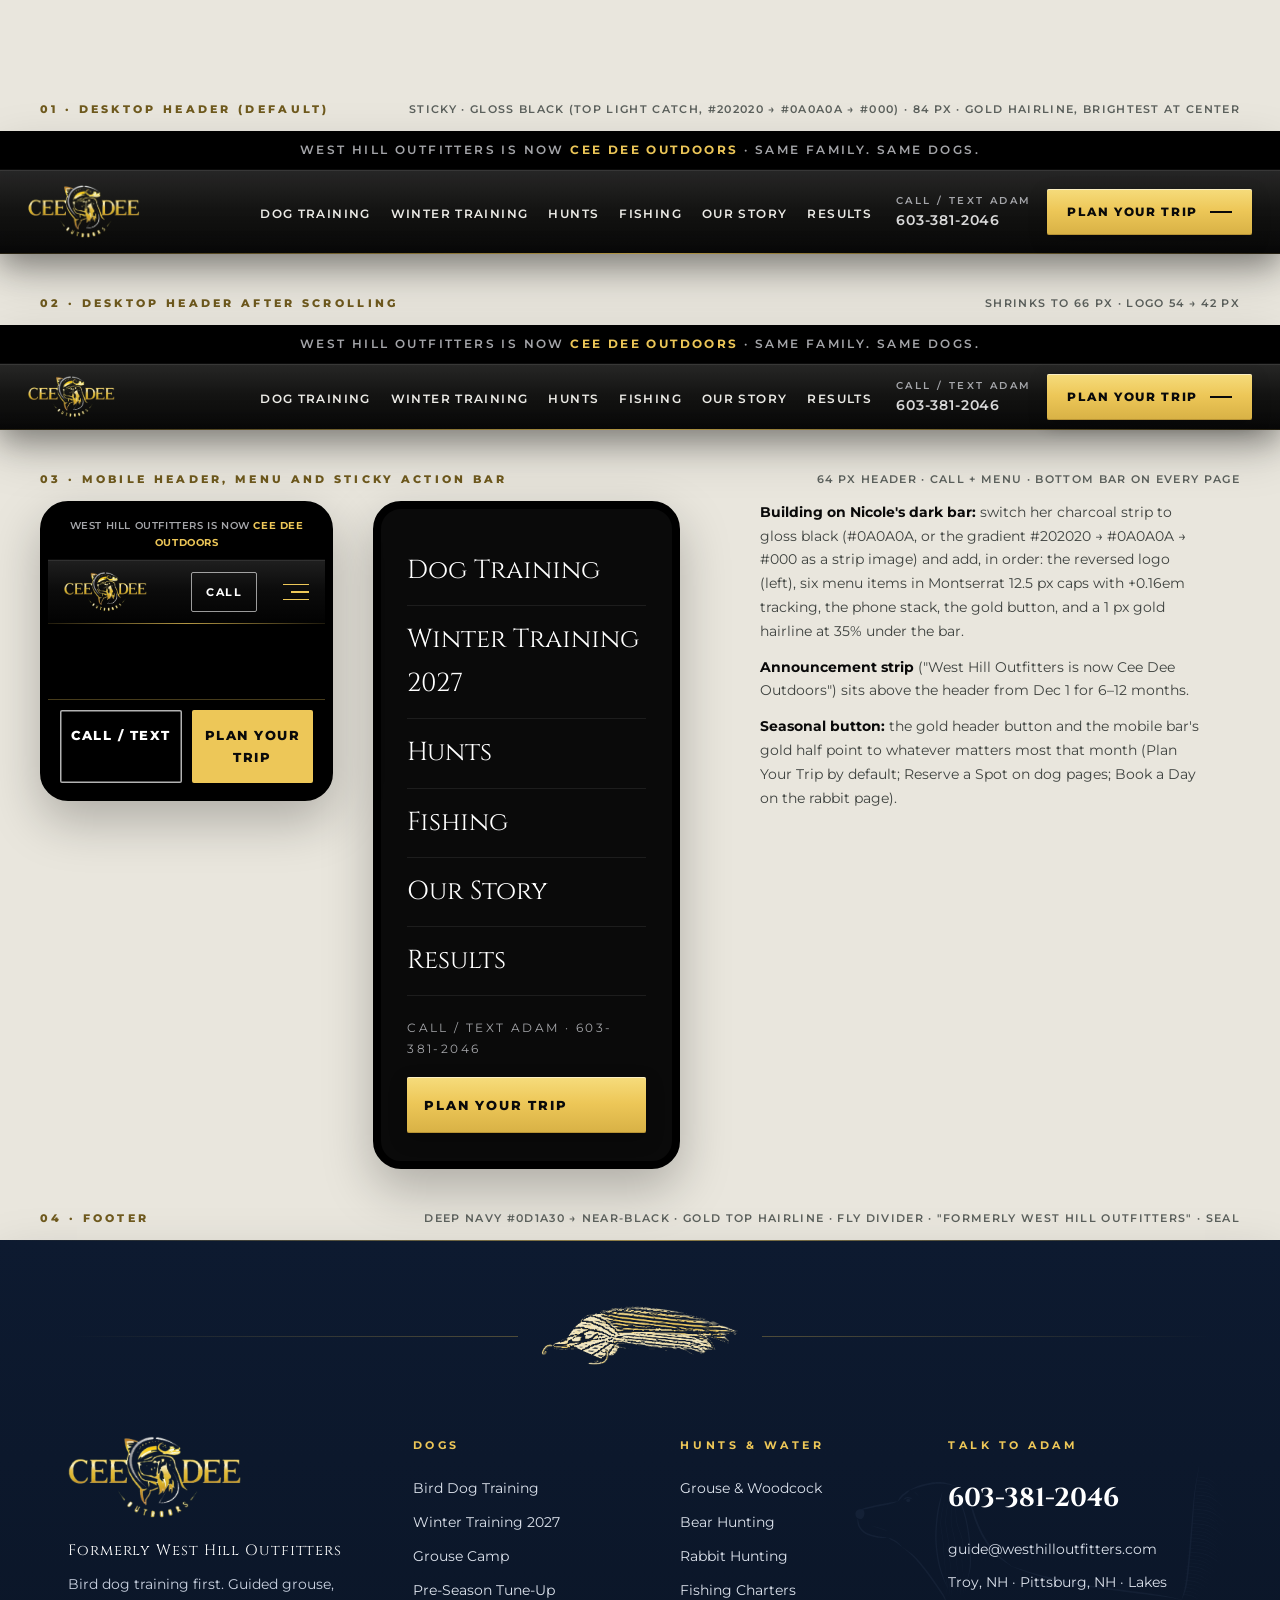
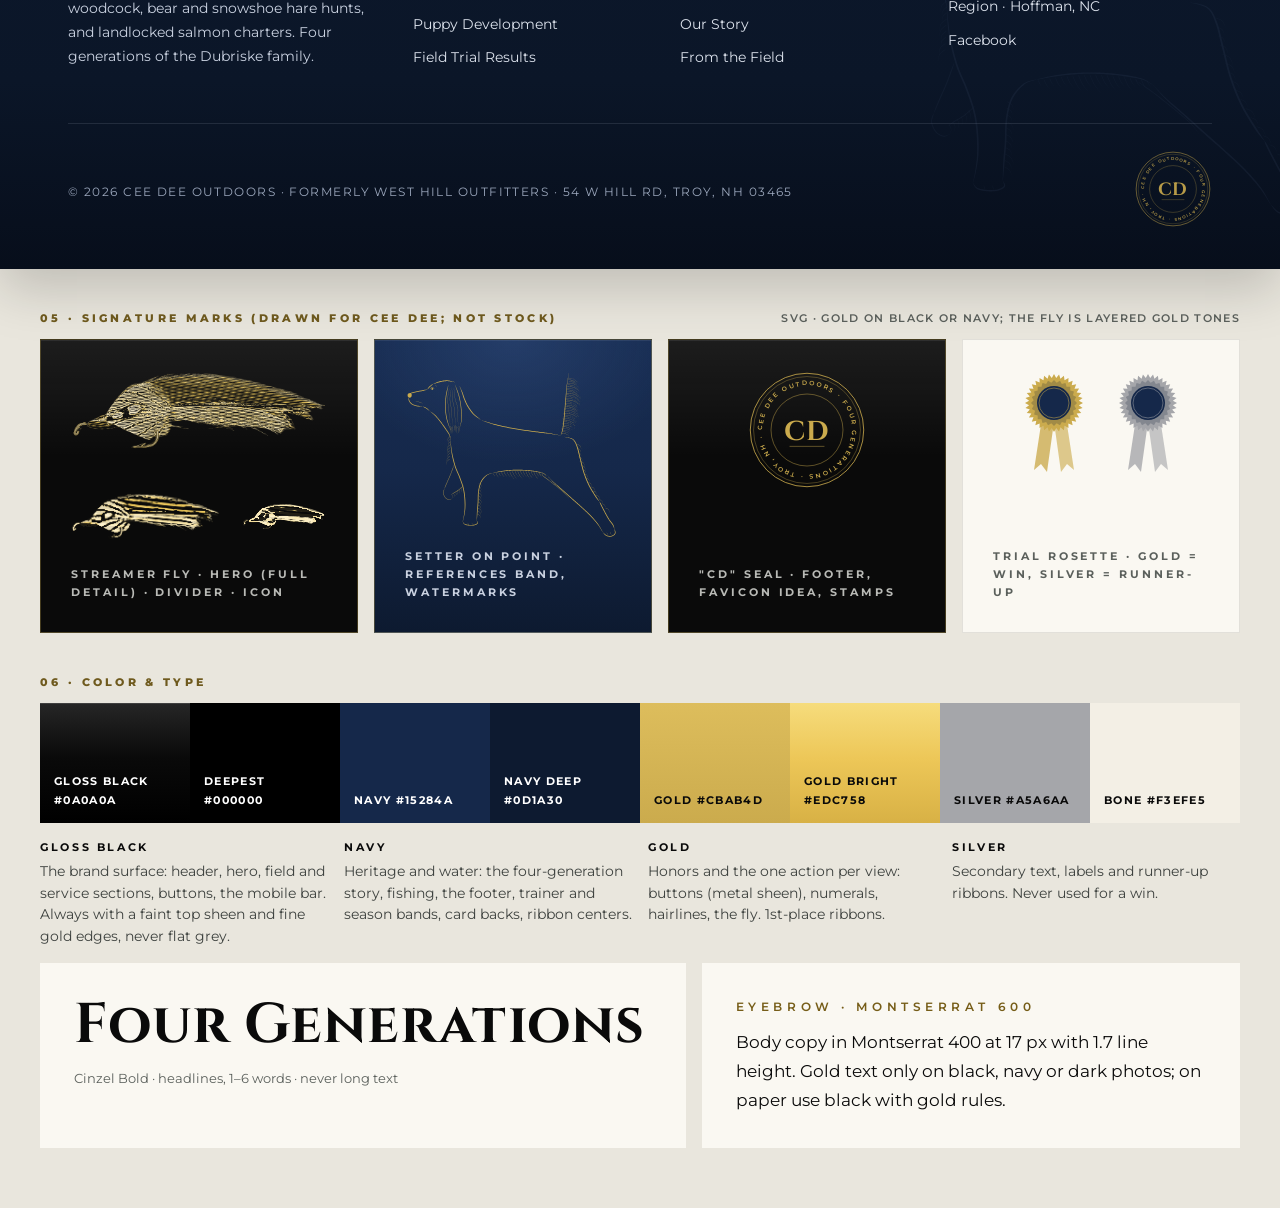
<file: header-footer.html>
<!doctype html><html lang="en"><head><meta name="robots" content="noindex,nofollow"><meta charset="utf-8"><meta name="viewport" content="width=device-width,initial-scale=1">
<title>Cee Dee Outdoors · shared header, footer &amp; signature marks (spec)</title>
<meta name="description" content="Shared header and footer spec for Cee Dee Outdoors.">
<link rel="stylesheet" href="assets/site.css">
<style>
body{background:#E9E6DD}
.spec{max-width:1440px;margin:0 auto;padding:60px 0 0}
.lab{font-size:11px;letter-spacing:.3em;text-transform:uppercase;font-weight:800;color:#6F5A1E;padding:0 40px;margin:40px 0 12px;display:flex;justify-content:space-between}
.lab span{color:#5B605C;letter-spacing:.12em;font-weight:600}
.frame{box-shadow:0 20px 50px rgba(0,0,0,.18);position:relative}
.site-header{position:relative}
.compact-demo .site-header{--hh:66px}.compact-demo .logo img{height:42px}
.mob{display:flex;gap:40px;padding:0 40px;align-items:flex-start}
.device{width:390px;background:#000000;border-radius:28px;overflow:hidden;box-shadow:0 20px 50px rgba(0,0,0,.25);border:8px solid #000;position:relative;height:300px}
.device .site-header .in{padding:0 16px;gap:12px;height:64px}.device .logo img{height:40px}
.device .nav,.device .hdr-right{display:none}
.device .m-call{display:inline-flex;align-items:center;justify-content:center;height:40px;padding:0 14px;border:1.5px solid rgba(255,255,255,.6);color:#fff;font-size:11px;font-weight:700;letter-spacing:.14em;text-decoration:none;border-radius:2px;margin-left:auto}
.device .burger{display:flex;flex-direction:column;justify-content:center;gap:6px;width:40px;height:40px;align-items:flex-end}
.device .burger i{display:block;height:1.5px;background:var(--goldb);width:26px}.device .burger i:nth-child(2){width:18px}
.device .note-bar{font-size:10px;letter-spacing:.14em;padding:8px 12px}.device .nb-x{display:none}
.device .sc{position:absolute;left:0;right:0;bottom:0;display:flex;background:var(--deep);padding:10px 12px;gap:10px;border-top:1px solid var(--rule)}
.device .sc a{flex:1;text-align:center;padding:15px 6px;font-weight:800;font-size:12.5px;letter-spacing:.12em;text-transform:uppercase;text-decoration:none;border-radius:2px}
.device .sc .a{background:var(--goldb);color:var(--char)}.device .sc .b2{box-shadow:inset 0 0 0 1.5px rgba(255,255,255,.7);color:#fff}
.menu{width:390px;background:var(--char);color:#fff;border-radius:28px;border:8px solid #000;overflow:hidden;box-shadow:0 20px 50px rgba(0,0,0,.25);padding:28px 26px}
.menu a{display:block;font-family:Cinzel,serif;font-size:26px;text-decoration:none;padding:12px 0;border-bottom:1px solid rgba(255,255,255,.08)}
.menu .sm{font-family:Montserrat;font-size:12px;letter-spacing:.2em;text-transform:uppercase;color:var(--silver);margin-top:22px}
.menu a.btn{width:100%;justify-content:center;margin-top:18px;font-family:Montserrat,Arial;font-size:13px;padding:17px;border:0}
.device .note-bar{letter-spacing:.06em}
.notes{padding:0 40px;max-width:520px;font-size:14px;line-height:1.7;color:#3E423F}
.notes b{color:var(--ink)}
.kit{display:grid;grid-template-columns:repeat(4,1fr);gap:16px;padding:0 40px}
.kit .k{background:linear-gradient(180deg,rgba(255,255,255,.08),rgba(255,255,255,0) 40%),#0A0A0A;border:1px solid rgba(203,171,77,.3);box-shadow:inset 0 1px 0 rgba(255,255,255,.08);color:var(--gold);padding:30px;min-height:220px;display:flex;flex-direction:column;justify-content:space-between}
.kit .k.l{background:var(--paper);color:var(--ink);border-color:rgba(10,10,10,.1)}
.kit .k.n{background:radial-gradient(90% 60% at 50% 0%,rgba(90,130,200,.2),rgba(90,130,200,0) 70%),linear-gradient(180deg,#172C51,#15284A 45%,#0D1A30)}
.kit .k.n small{color:#C9D1E0}
.roles{padding:0 40px;margin-top:16px;display:grid;grid-template-columns:repeat(4,1fr);gap:16px;font-size:13.5px;line-height:1.6;color:#3E423F}.roles b{display:block;font-size:11px;letter-spacing:.24em;text-transform:uppercase;color:#0A0A0A;margin-bottom:4px}
.kit .k small{font-size:10.5px;letter-spacing:.28em;text-transform:uppercase;font-weight:700;color:#B9BAB6}
.kit .k.l small{color:#5B605C}
.sw{display:grid;grid-template-columns:repeat(6,1fr);gap:0;padding:0 40px}
.sw div{height:120px;padding:14px;font-size:11px;font-weight:700;letter-spacing:.12em;display:flex;flex-direction:column;justify-content:flex-end}
.type{padding:0 40px;display:grid;grid-template-columns:1.2fr 1fr;gap:16px}
.type>div{background:var(--paper);padding:34px}
</style><link rel="icon" href="assets/svg/seal.svg" type="image/svg+xml"><link rel="stylesheet" href="assets/polish.css">
</head><body>
<div class="spec">
 <div class="lab">01 · Desktop header (default) <span>Sticky · gloss black (top light catch, #202020 → #0A0A0A → #000) · 84 px · gold hairline, brightest at center</span></div>
 <div class="frame"><div class="note-bar">West Hill Outfitters is now <b>Cee Dee Outdoors</b><span class="nb-x"> · Same family. Same dogs.</span></div>
<header class="site-header" id="hdr"><div class="in">
 <a class="logo" href="home.html" aria-label="Cee Dee Outdoors home"><img src="assets/img/logo-reverse.png" alt="Cee Dee Outdoors"></a>
 <ul class="nav">
  <li><a href="dog-training.html" data-k="dog">Dog Training</a></li>
  <li><a href="winter-training.html" data-k="wt">Winter Training</a></li>
  <li class="dd"><a href="grouse-and-woodcock-hunting.html" data-k="hunts">Hunts</a><div class="menu"><a href="grouse-and-woodcock-hunting.html">Grouse &amp; Woodcock</a><a href="rabbit-hunting.html">Rabbit Hunting</a><a href="bear-hunting.html">Bear Hunting</a></div></li>
  <li><a href="fishing.html" data-k="fish">Fishing</a></li>
  <li><a href="about-us.html" data-k="story">Our Story</a></li>
  <li><a href="trialing.html" data-k="results">Results</a></li>
 </ul>
 <div class="hdr-right">
  <a class="phone" href="tel:6033812046"><small>Call / text Adam</small>603-381-2046</a>
  <a class="btn sm" href="home.html#plan">Plan Your Trip</a>
 </div>
 <a class="m-call" href="tel:6033812046">CALL</a>
 <button class="burger" type="button" aria-label="Open menu"><i></i><i></i><i></i></button>
</div></header>
</div>
 <div class="lab">02 · Desktop header after scrolling <span>Shrinks to 66 px · logo 54 → 42 px</span></div>
 <div class="frame compact-demo"><div class="note-bar">West Hill Outfitters is now <b>Cee Dee Outdoors</b><span class="nb-x"> · Same family. Same dogs.</span></div>
<header class="site-header" id="hdr"><div class="in">
 <a class="logo" href="home.html" aria-label="Cee Dee Outdoors home"><img src="assets/img/logo-reverse.png" alt="Cee Dee Outdoors"></a>
 <ul class="nav">
  <li><a href="dog-training.html" data-k="dog">Dog Training</a></li>
  <li><a href="winter-training.html" data-k="wt">Winter Training</a></li>
  <li class="dd"><a href="grouse-and-woodcock-hunting.html" data-k="hunts">Hunts</a><div class="menu"><a href="grouse-and-woodcock-hunting.html">Grouse &amp; Woodcock</a><a href="rabbit-hunting.html">Rabbit Hunting</a><a href="bear-hunting.html">Bear Hunting</a></div></li>
  <li><a href="fishing.html" data-k="fish">Fishing</a></li>
  <li><a href="about-us.html" data-k="story">Our Story</a></li>
  <li><a href="trialing.html" data-k="results">Results</a></li>
 </ul>
 <div class="hdr-right">
  <a class="phone" href="tel:6033812046"><small>Call / text Adam</small>603-381-2046</a>
  <a class="btn sm" href="home.html#plan">Plan Your Trip</a>
 </div>
 <a class="m-call" href="tel:6033812046">CALL</a>
 <button class="burger" type="button" aria-label="Open menu"><i></i><i></i><i></i></button>
</div></header>
</div>
 <div class="lab">03 · Mobile header, menu and sticky action bar <span>64 px header · CALL + menu · bottom bar on every page</span></div>
 <div class="mob">
  <div class="device"><div class="note-bar">West Hill Outfitters is now <b>Cee Dee Outdoors</b><span class="nb-x"> · Same family. Same dogs.</span></div>
<header class="site-header" id="hdr"><div class="in">
 <a class="logo" href="home.html" aria-label="Cee Dee Outdoors home"><img src="assets/img/logo-reverse.png" alt="Cee Dee Outdoors"></a>
 <ul class="nav">
  <li><a href="dog-training.html" data-k="dog">Dog Training</a></li>
  <li><a href="winter-training.html" data-k="wt">Winter Training</a></li>
  <li class="dd"><a href="grouse-and-woodcock-hunting.html" data-k="hunts">Hunts</a><div class="menu"><a href="grouse-and-woodcock-hunting.html">Grouse &amp; Woodcock</a><a href="rabbit-hunting.html">Rabbit Hunting</a><a href="bear-hunting.html">Bear Hunting</a></div></li>
  <li><a href="fishing.html" data-k="fish">Fishing</a></li>
  <li><a href="about-us.html" data-k="story">Our Story</a></li>
  <li><a href="trialing.html" data-k="results">Results</a></li>
 </ul>
 <div class="hdr-right">
  <a class="phone" href="tel:6033812046"><small>Call / text Adam</small>603-381-2046</a>
  <a class="btn sm" href="home.html#plan">Plan Your Trip</a>
 </div>
 <a class="m-call" href="tel:6033812046">CALL</a>
 <button class="burger" type="button" aria-label="Open menu"><i></i><i></i><i></i></button>
</div></header>
<div class="sc"><a class="b2" href="tel:6033812046">Call / Text</a><a class="a" href="home.html#plan">Plan Your Trip</a></div></div>
  <div class="menu"><a href="dog-training.html">Dog Training</a><a href="winter-training.html">Winter Training 2027</a><a href="grouse-and-woodcock-hunting.html">Hunts</a><a href="fishing.html">Fishing</a><a href="about-us.html">Our Story</a><a href="trialing.html">Results</a><div class="sm">Call / text Adam · 603-381-2046</div><a class="btn" href="home.html#plan">Plan Your Trip</a></div>
  <div class="notes"><p><b>Building on Nicole's dark bar:</b> switch her charcoal strip to gloss black (#0A0A0A, or the gradient #202020 → #0A0A0A → #000 as a strip image) and add, in order: the reversed logo (left), six menu items in Montserrat 12.5 px caps with +0.16em tracking, the phone stack, the gold button, and a 1 px gold hairline at 35% under the bar.</p><p style="margin-top:12px"><b>Announcement strip</b> ("West Hill Outfitters is now Cee Dee Outdoors") sits above the header from Dec 1 for 6–12 months.</p><p style="margin-top:12px"><b>Seasonal button:</b> the gold header button and the mobile bar's gold half point to whatever matters most that month (Plan Your Trip by default; Reserve a Spot on dog pages; Book a Day on the rabbit page).</p></div>
 </div>
 <div class="lab">04 · Footer <span>Deep navy #0D1A30 → near-black · gold top hairline · fly divider · "formerly West Hill Outfitters" · seal</span></div>
 <div class="frame"><footer class="site-footer">
 <div class="ft-setter"><svg xmlns="http://www.w3.org/2000/svg" viewBox="126 0 846 662" fill="currentColor" role="img" aria-label="English setter on point">
<path d="M147.0,91.2 L148.1,91.1 L149.4,91.1 L150.9,91.0 L152.6,90.8 L154.4,90.6 L156.3,90.2 L158.2,89.8 L160.3,89.3 L162.3,88.8 L164.4,88.3 L166.5,87.8 L168.5,87.3 L170.5,86.9 L172.3,86.5 L174.2,86.1 L176.0,85.7 L178.0,85.3 L179.9,84.9 L181.9,84.6 L183.9,84.2 L185.8,83.9 L187.8,83.5 L189.7,83.1 L191.5,82.8 L193.4,82.5 L195.1,82.1 L196.7,81.8 L198.3,81.4 L199.8,81.0 L201.2,80.6 L202.7,80.2 L204.0,79.8 L205.4,79.3 L206.6,78.9 L207.8,78.5 L209.0,78.1 L210.0,77.7 L211.0,77.3 L211.9,77.0 L212.7,76.7 L213.4,76.4 L214.0,76.2 L214.0,75.8 L213.3,75.9 L212.6,76.0 L211.7,76.2 L210.8,76.3 L209.7,76.5 L208.6,76.7 L207.4,76.9 L206.2,77.1 L204.9,77.3 L203.5,77.6 L202.1,77.8 L200.7,78.1 L199.2,78.3 L197.7,78.6 L196.2,78.9 L194.5,79.2 L192.8,79.5 L191.0,79.9 L189.1,80.2 L187.2,80.5 L185.3,80.9 L183.3,81.3 L181.3,81.6 L179.4,82.0 L177.4,82.4 L175.5,82.8 L173.5,83.1 L171.7,83.5 L169.8,83.9 L167.8,84.4 L165.8,84.9 L163.7,85.4 L161.6,85.9 L159.5,86.4 L157.5,86.9 L155.6,87.4 L153.7,87.9 L152.0,88.6 L150.5,89.2 L149.1,89.8 L147.9,90.4 L147.0,90.8Z"/>
<path d="M214.1,76.1 L214.5,75.8 L215.0,75.4 L215.6,74.9 L216.1,74.3 L216.8,73.7 L217.4,73.1 L218.1,72.4 L218.8,71.7 L219.5,70.9 L220.2,70.2 L220.9,69.4 L221.6,68.6 L222.3,67.8 L223.0,67.1 L223.8,66.3 L224.8,65.5 L225.8,64.7 L226.9,63.8 L228.1,62.9 L229.2,62.0 L230.4,61.1 L231.5,60.1 L232.5,59.1 L233.4,58.2 L234.3,57.3 L235.0,56.4 L235.6,55.7 L236.1,55.1 L235.9,54.9 L235.2,55.2 L234.4,55.6 L233.4,56.0 L232.2,56.6 L231.1,57.2 L229.8,57.9 L228.6,58.7 L227.4,59.6 L226.2,60.5 L225.0,61.4 L223.9,62.4 L222.8,63.2 L221.8,64.1 L221.0,64.9 L220.2,65.7 L219.4,66.6 L218.6,67.4 L217.9,68.3 L217.2,69.2 L216.7,70.1 L216.1,71.0 L215.7,71.8 L215.3,72.7 L214.9,73.5 L214.6,74.2 L214.3,74.9 L214.1,75.4 L213.9,75.9Z"/>
<path d="M236.1,55.2 L237.1,54.9 L238.5,54.5 L240.0,54.1 L241.7,53.6 L243.5,53.0 L245.5,52.4 L247.5,51.8 L249.6,51.2 L251.8,50.5 L254.0,49.9 L256.2,49.2 L258.3,48.6 L260.4,48.1 L262.4,47.6 L264.4,47.1 L266.4,46.7 L268.5,46.2 L270.6,45.8 L272.7,45.4 L274.8,45.0 L277.0,44.7 L279.1,44.4 L281.3,44.1 L283.5,43.9 L285.6,43.7 L287.7,43.5 L289.8,43.5 L291.9,43.5 L294.1,43.5 L296.4,43.7 L298.8,44.0 L301.2,44.3 L303.7,44.7 L306.2,45.1 L308.7,45.6 L311.1,46.0 L313.3,46.5 L315.5,46.9 L317.5,47.3 L319.2,47.7 L320.7,48.0 L322.0,48.2 L322.0,47.8 L320.8,47.5 L319.4,47.0 L317.7,46.5 L315.7,45.9 L313.7,45.3 L311.4,44.6 L309.1,43.9 L306.6,43.2 L304.2,42.6 L301.7,42.0 L299.2,41.5 L296.7,41.1 L294.3,40.7 L292.1,40.5 L289.8,40.5 L287.6,40.5 L285.4,40.5 L283.2,40.7 L280.9,40.9 L278.7,41.1 L276.5,41.5 L274.3,41.8 L272.1,42.2 L270.0,42.6 L267.8,43.0 L265.7,43.5 L263.7,44.0 L261.6,44.4 L259.5,44.9 L257.4,45.6 L255.2,46.3 L253.1,47.1 L250.9,47.9 L248.8,48.8 L246.7,49.7 L244.8,50.6 L242.9,51.5 L241.2,52.3 L239.6,53.1 L238.2,53.8 L236.9,54.4 L235.9,54.8Z"/>
<path d="M139.8,108.0 L139.8,108.6 L139.8,109.3 L139.8,110.2 L139.7,111.1 L139.7,112.1 L139.7,113.3 L139.7,114.4 L139.8,115.6 L139.9,116.8 L140.2,118.1 L140.5,119.3 L140.8,120.4 L141.3,121.6 L141.8,122.6 L142.3,123.6 L142.9,124.6 L143.5,125.6 L144.2,126.5 L144.9,127.5 L145.6,128.4 L146.4,129.3 L147.2,130.3 L148.1,131.2 L149.1,132.0 L150.0,132.9 L151.1,133.7 L152.1,134.4 L153.3,135.2 L154.5,135.9 L155.8,136.5 L157.1,137.2 L158.5,137.8 L159.9,138.4 L161.4,138.9 L162.9,139.4 L164.4,139.9 L166.0,140.4 L167.5,140.8 L169.1,141.3 L170.6,141.6 L172.2,142.0 L173.7,142.3 L175.3,142.6 L177.0,142.9 L178.8,143.1 L180.7,143.2 L182.5,143.3 L184.4,143.4 L186.2,143.4 L188.0,143.4 L189.6,143.3 L191.2,143.3 L192.7,143.2 L194.0,143.2 L195.1,143.2 L196.0,143.2 L196.0,142.8 L195.1,142.7 L194.0,142.5 L192.7,142.4 L191.3,142.2 L189.7,142.0 L188.1,141.7 L186.3,141.5 L184.5,141.3 L182.7,141.0 L180.9,140.8 L179.1,140.5 L177.4,140.2 L175.8,140.0 L174.3,139.7 L172.8,139.3 L171.3,139.0 L169.8,138.6 L168.2,138.2 L166.7,137.8 L165.2,137.3 L163.7,136.8 L162.3,136.3 L160.9,135.8 L159.5,135.2 L158.2,134.7 L157.0,134.1 L155.8,133.5 L154.7,132.8 L153.7,132.2 L152.7,131.5 L151.8,130.7 L150.9,130.0 L150.0,129.2 L149.2,128.4 L148.5,127.5 L147.7,126.7 L147.1,125.8 L146.4,124.9 L145.8,124.0 L145.2,123.1 L144.7,122.2 L144.2,121.4 L143.8,120.5 L143.4,119.5 L143.1,118.5 L142.8,117.4 L142.5,116.3 L142.2,115.2 L141.9,114.1 L141.6,113.0 L141.3,112.0 L141.1,111.0 L140.8,110.0 L140.6,109.2 L140.4,108.5 L140.2,108.0Z"/>
<path d="M195.9,143.1 L196.5,143.5 L197.1,143.9 L197.9,144.4 L198.8,145.0 L199.7,145.6 L200.7,146.2 L201.8,146.8 L202.9,147.4 L204.1,148.0 L205.2,148.6 L206.3,149.2 L207.4,149.8 L208.4,150.4 L209.4,150.9 L210.3,151.6 L211.2,152.3 L212.2,153.0 L213.2,153.8 L214.2,154.6 L215.3,155.3 L216.3,156.1 L217.3,156.8 L218.2,157.5 L219.1,158.2 L220.0,158.8 L220.7,159.3 L221.4,159.7 L221.9,160.1 L222.1,159.9 L221.7,159.4 L221.1,158.8 L220.5,158.2 L219.9,157.4 L219.1,156.6 L218.3,155.7 L217.5,154.8 L216.6,153.9 L215.6,153.0 L214.6,152.1 L213.6,151.2 L212.6,150.5 L211.6,149.7 L210.6,149.1 L209.6,148.4 L208.5,147.8 L207.4,147.2 L206.3,146.6 L205.1,146.0 L203.9,145.4 L202.7,144.9 L201.5,144.5 L200.4,144.1 L199.3,143.8 L198.3,143.5 L197.4,143.3 L196.7,143.1 L196.1,142.9Z"/>
<path opacity=".62" d="M166.0,121.1 L166.6,121.3 L167.4,121.7 L168.3,122.0 L169.4,122.4 L170.5,122.9 L171.7,123.3 L172.9,123.8 L174.3,124.2 L175.6,124.6 L176.9,125.0 L178.2,125.4 L179.5,125.8 L180.7,126.2 L181.8,126.6 L182.9,127.0 L184.0,127.3 L185.2,127.8 L186.3,128.2 L187.5,128.6 L188.7,129.0 L189.8,129.3 L190.9,129.7 L192.0,130.0 L193.0,130.3 L193.9,130.5 L194.7,130.7 L195.4,130.9 L196.0,131.1 L196.0,130.9 L195.5,130.7 L194.8,130.4 L194.1,130.0 L193.2,129.6 L192.3,129.2 L191.3,128.7 L190.2,128.3 L189.1,127.8 L187.9,127.4 L186.8,127.0 L185.6,126.6 L184.4,126.2 L183.3,125.8 L182.2,125.4 L181.1,125.0 L179.9,124.6 L178.6,124.2 L177.3,123.8 L176.0,123.4 L174.6,123.0 L173.3,122.6 L172.0,122.3 L170.8,122.0 L169.6,121.7 L168.5,121.5 L167.5,121.2 L166.7,121.1 L166.0,120.9Z"/>
<path d="M224.1,73.1 L224.4,73.0 L224.9,72.8 L225.4,72.6 L226.0,72.4 L226.6,72.1 L227.2,71.9 L227.9,71.6 L228.5,71.2 L229.2,70.9 L229.8,70.6 L230.4,70.3 L231.0,70.1 L231.6,70.0 L232.1,69.9 L232.6,69.9 L233.2,70.0 L233.8,70.1 L234.5,70.3 L235.2,70.6 L235.9,70.8 L236.7,71.1 L237.4,71.3 L238.1,71.5 L238.8,71.7 L239.5,71.8 L240.1,72.0 L240.6,72.1 L241.0,72.1 L241.0,71.9 L240.7,71.7 L240.3,71.4 L239.8,71.0 L239.3,70.6 L238.7,70.2 L238.0,69.8 L237.3,69.4 L236.6,69.1 L235.8,68.8 L235.0,68.5 L234.2,68.3 L233.5,68.2 L232.7,68.1 L231.9,68.1 L231.2,68.2 L230.5,68.3 L229.7,68.6 L229.0,68.9 L228.3,69.2 L227.6,69.6 L227.0,70.1 L226.4,70.5 L225.9,71.0 L225.4,71.5 L224.9,71.9 L224.6,72.3 L224.2,72.7 L223.9,72.9Z"/>
<path opacity=".62" d="M244.0,58.0 L244.2,58.5 L244.6,59.0 L245.0,59.6 L245.6,60.3 L246.2,61.0 L246.9,61.7 L247.6,62.4 L248.3,63.1 L249.0,63.8 L249.7,64.4 L250.4,65.0 L251.0,65.4 L251.5,65.8 L252.0,66.0 L252.0,66.0 L251.8,65.5 L251.4,65.0 L251.0,64.4 L250.4,63.7 L249.8,63.0 L249.1,62.3 L248.4,61.6 L247.7,60.9 L247.0,60.2 L246.3,59.6 L245.6,59.0 L245.0,58.6 L244.5,58.2 L244.0,58.0Z"/>
<path d="M295.9,58.0 L295.4,59.6 L294.8,61.7 L294.1,64.1 L293.4,66.7 L292.6,69.6 L291.7,72.7 L290.8,75.9 L289.9,79.3 L289.1,82.8 L288.3,86.3 L287.5,89.8 L286.9,93.2 L286.3,96.6 L285.8,99.8 L285.4,103.0 L285.0,106.3 L284.6,109.5 L284.3,112.9 L284.0,116.2 L283.7,119.6 L283.4,122.9 L283.2,126.3 L283.0,129.6 L282.9,133.0 L282.8,136.3 L282.8,139.6 L282.8,142.8 L282.8,146.0 L282.9,149.2 L283.1,152.4 L283.3,155.6 L283.5,158.7 L283.9,161.9 L284.2,165.0 L284.6,168.2 L285.0,171.2 L285.4,174.2 L285.9,177.2 L286.3,180.1 L286.8,182.9 L287.3,185.6 L287.8,188.2 L288.4,190.8 L289.0,193.3 L289.6,195.7 L290.2,198.1 L290.9,200.4 L291.6,202.6 L292.4,204.8 L293.1,206.9 L293.8,209.0 L294.6,210.9 L295.3,212.9 L296.0,214.7 L296.7,216.5 L297.3,218.2 L298.0,219.9 L298.7,221.6 L299.4,223.2 L300.1,224.7 L300.8,226.2 L301.5,227.7 L302.2,229.0 L302.9,230.3 L303.5,231.5 L304.1,232.6 L304.6,233.6 L305.1,234.6 L305.5,235.4 L305.9,236.1 L306.1,235.9 L305.8,235.2 L305.5,234.4 L305.0,233.5 L304.6,232.4 L304.0,231.3 L303.5,230.0 L302.9,228.7 L302.3,227.3 L301.7,225.9 L301.1,224.3 L300.4,222.8 L299.8,221.1 L299.2,219.5 L298.7,217.8 L298.1,216.0 L297.5,214.2 L296.9,212.3 L296.2,210.4 L295.6,208.4 L294.9,206.3 L294.3,204.2 L293.6,202.0 L293.0,199.8 L292.4,197.5 L291.8,195.2 L291.2,192.8 L290.7,190.3 L290.2,187.8 L289.7,185.2 L289.2,182.5 L288.7,179.7 L288.2,176.8 L287.8,173.9 L287.3,170.9 L286.9,167.8 L286.6,164.8 L286.2,161.7 L285.9,158.5 L285.7,155.4 L285.4,152.2 L285.3,149.1 L285.2,146.0 L285.1,142.8 L285.1,139.6 L285.2,136.4 L285.3,133.1 L285.4,129.8 L285.6,126.4 L285.8,123.1 L286.1,119.7 L286.3,116.4 L286.7,113.1 L287.0,109.8 L287.4,106.5 L287.8,103.3 L288.2,100.2 L288.7,97.0 L289.2,93.6 L289.8,90.2 L290.5,86.7 L291.2,83.2 L291.9,79.7 L292.6,76.3 L293.2,73.0 L293.8,69.9 L294.4,66.9 L295.0,64.2 L295.4,61.8 L295.8,59.7 L296.1,58.0Z"/>
<path d="M321.9,58.0 L322.5,59.9 L323.2,62.3 L324.1,64.9 L325.1,67.9 L326.2,71.2 L327.4,74.7 L328.7,78.3 L329.9,82.1 L331.2,85.9 L332.5,89.7 L333.8,93.5 L335.0,97.2 L336.0,100.8 L337.0,104.3 L337.8,107.6 L338.6,111.0 L339.3,114.4 L340.0,117.9 L340.7,121.4 L341.3,124.8 L341.9,128.3 L342.4,131.8 L342.9,135.2 L343.4,138.7 L343.8,142.1 L344.2,145.5 L344.6,148.8 L344.9,152.1 L345.2,155.4 L345.5,158.7 L345.8,162.0 L346.0,165.3 L346.1,168.6 L346.3,171.9 L346.4,175.2 L346.4,178.3 L346.5,181.5 L346.5,184.6 L346.4,187.5 L346.4,190.4 L346.3,193.2 L346.1,195.9 L345.9,198.5 L345.6,201.2 L345.2,203.8 L344.7,206.3 L344.2,208.8 L343.7,211.3 L343.1,213.6 L342.5,215.9 L342.0,218.0 L341.4,219.9 L340.9,221.7 L340.5,223.4 L340.1,224.8 L339.9,226.0 L340.1,226.0 L340.5,224.9 L340.9,223.5 L341.4,221.9 L342.0,220.1 L342.7,218.2 L343.3,216.1 L344.0,213.9 L344.7,211.5 L345.4,209.1 L346.0,206.6 L346.6,204.0 L347.1,201.4 L347.6,198.7 L347.9,196.1 L348.1,193.4 L348.3,190.5 L348.4,187.6 L348.5,184.6 L348.6,181.5 L348.6,178.3 L348.5,175.1 L348.4,171.8 L348.3,168.5 L348.1,165.2 L347.9,161.9 L347.6,158.5 L347.4,155.2 L347.1,151.9 L346.7,148.6 L346.4,145.2 L345.9,141.8 L345.5,138.4 L345.0,134.9 L344.5,131.4 L344.0,128.0 L343.4,124.5 L342.8,121.0 L342.1,117.5 L341.4,114.0 L340.7,110.6 L339.9,107.1 L339.0,103.7 L338.1,100.3 L337.0,96.6 L335.8,92.9 L334.6,89.0 L333.2,85.2 L331.8,81.4 L330.3,77.7 L328.9,74.1 L327.5,70.7 L326.2,67.5 L324.9,64.6 L323.8,62.0 L322.9,59.8 L322.1,58.0Z"/>
<path opacity=".62" d="M300.9,68.0 L300.6,69.8 L300.0,72.0 L299.4,74.6 L298.7,77.5 L298.0,80.7 L297.2,84.0 L296.4,87.6 L295.6,91.2 L294.9,94.8 L294.2,98.5 L293.6,102.1 L293.1,105.6 L292.7,108.9 L292.5,112.0 L292.4,114.9 L292.4,117.8 L292.6,120.6 L292.8,123.3 L293.1,126.1 L293.4,128.8 L293.8,131.5 L294.2,134.1 L294.6,136.8 L295.1,139.4 L295.5,142.0 L295.8,144.7 L296.2,147.4 L296.5,150.1 L296.7,152.8 L297.0,155.5 L297.2,158.3 L297.4,161.0 L297.6,163.8 L297.8,166.5 L298.0,169.3 L298.2,172.0 L298.4,174.8 L298.7,177.5 L298.9,180.2 L299.1,182.8 L299.4,185.4 L299.6,188.0 L299.9,190.7 L300.2,193.4 L300.6,196.2 L300.9,199.0 L301.3,201.9 L301.6,204.7 L302.0,207.4 L302.3,210.0 L302.7,212.5 L303.0,214.9 L303.3,217.0 L303.5,219.0 L303.8,220.6 L303.9,222.0 L304.1,222.0 L303.9,220.6 L303.7,219.0 L303.5,217.0 L303.2,214.9 L303.0,212.5 L302.7,210.0 L302.4,207.4 L302.1,204.6 L301.8,201.8 L301.5,199.0 L301.2,196.1 L300.9,193.3 L300.6,190.6 L300.4,188.0 L300.1,185.4 L299.9,182.7 L299.7,180.1 L299.5,177.4 L299.3,174.7 L299.2,172.0 L299.0,169.2 L298.8,166.5 L298.6,163.7 L298.4,160.9 L298.2,158.2 L298.0,155.4 L297.8,152.7 L297.5,149.9 L297.2,147.2 L296.9,144.6 L296.5,141.9 L296.1,139.2 L295.7,136.6 L295.3,133.9 L294.8,131.3 L294.5,128.6 L294.1,126.0 L293.8,123.2 L293.6,120.5 L293.5,117.7 L293.4,114.9 L293.5,112.0 L293.7,109.0 L294.1,105.7 L294.6,102.2 L295.1,98.7 L295.7,95.0 L296.4,91.3 L297.1,87.7 L297.8,84.2 L298.5,80.8 L299.2,77.6 L299.8,74.7 L300.3,72.1 L300.7,69.8 L301.1,68.0Z"/>
<path opacity=".62" d="M307.9,68.0 L307.6,69.8 L307.2,72.0 L306.7,74.6 L306.2,77.5 L305.6,80.7 L305.0,84.0 L304.3,87.6 L303.7,91.2 L303.1,94.9 L302.6,98.5 L302.2,102.1 L301.8,105.6 L301.6,108.9 L301.5,112.0 L301.5,114.9 L301.6,117.8 L301.9,120.6 L302.2,123.4 L302.5,126.1 L303.0,128.8 L303.4,131.5 L303.9,134.1 L304.4,136.8 L304.9,139.4 L305.3,142.1 L305.8,144.7 L306.2,147.4 L306.5,150.1 L306.8,152.8 L307.0,155.5 L307.2,158.3 L307.5,161.0 L307.7,163.8 L307.9,166.5 L308.1,169.3 L308.3,172.0 L308.5,174.8 L308.7,177.5 L308.9,180.2 L309.1,182.8 L309.4,185.4 L309.6,188.0 L309.9,190.7 L310.2,193.4 L310.6,196.2 L310.9,199.0 L311.3,201.9 L311.6,204.7 L312.0,207.4 L312.3,210.0 L312.7,212.5 L313.0,214.9 L313.3,217.0 L313.5,219.0 L313.8,220.6 L313.9,222.0 L314.1,222.0 L313.9,220.6 L313.7,219.0 L313.5,217.0 L313.2,214.9 L313.0,212.5 L312.7,210.0 L312.4,207.4 L312.1,204.6 L311.8,201.8 L311.5,199.0 L311.2,196.1 L310.9,193.3 L310.6,190.6 L310.4,188.0 L310.1,185.4 L309.9,182.7 L309.7,180.1 L309.6,177.4 L309.4,174.7 L309.2,172.0 L309.0,169.2 L308.9,166.5 L308.7,163.7 L308.5,160.9 L308.3,158.2 L308.0,155.4 L307.8,152.7 L307.5,149.9 L307.2,147.2 L306.8,144.5 L306.4,141.9 L305.9,139.2 L305.4,136.6 L304.9,133.9 L304.5,131.3 L304.0,128.6 L303.6,125.9 L303.2,123.2 L302.9,120.5 L302.7,117.7 L302.6,114.9 L302.5,112.0 L302.6,109.0 L302.8,105.7 L303.2,102.2 L303.6,98.6 L304.0,95.0 L304.5,91.3 L305.0,87.7 L305.6,84.1 L306.1,80.8 L306.6,77.6 L307.1,74.7 L307.5,72.1 L307.8,69.8 L308.1,68.0Z"/>
<path opacity=".62" d="M314.9,68.0 L314.8,69.8 L314.5,72.0 L314.2,74.6 L313.9,77.5 L313.5,80.7 L313.1,84.1 L312.7,87.6 L312.3,91.2 L312.0,94.9 L311.8,98.6 L311.5,102.2 L311.4,105.6 L311.4,108.9 L311.5,112.0 L311.7,114.9 L312.0,117.8 L312.4,120.6 L312.9,123.4 L313.4,126.1 L314.0,128.8 L314.6,131.5 L315.2,134.2 L315.9,136.8 L316.5,139.4 L317.1,142.1 L317.6,144.7 L318.1,147.4 L318.5,150.1 L318.8,152.8 L319.1,155.5 L319.4,158.3 L319.6,161.0 L319.8,163.8 L320.0,166.5 L320.2,169.3 L320.4,172.0 L320.6,174.8 L320.8,177.5 L320.9,180.2 L321.2,182.8 L321.4,185.4 L321.6,188.0 L321.9,190.7 L322.2,193.4 L322.6,196.2 L322.9,199.0 L323.3,201.9 L323.6,204.7 L324.0,207.4 L324.3,210.0 L324.7,212.5 L325.0,214.9 L325.3,217.0 L325.5,219.0 L325.8,220.6 L325.9,222.0 L326.1,222.0 L325.9,220.6 L325.7,219.0 L325.5,217.0 L325.2,214.9 L325.0,212.5 L324.7,210.0 L324.4,207.4 L324.1,204.6 L323.8,201.8 L323.5,199.0 L323.2,196.1 L322.9,193.3 L322.6,190.6 L322.4,188.0 L322.1,185.4 L322.0,182.8 L321.8,180.1 L321.6,177.4 L321.5,174.7 L321.3,172.0 L321.2,169.2 L321.0,166.5 L320.8,163.7 L320.6,160.9 L320.4,158.2 L320.1,155.4 L319.9,152.7 L319.5,149.9 L319.1,147.2 L318.6,144.5 L318.1,141.9 L317.5,139.2 L316.9,136.6 L316.3,133.9 L315.6,131.3 L315.0,128.6 L314.4,125.9 L313.9,123.2 L313.4,120.5 L313.0,117.7 L312.7,114.9 L312.5,112.0 L312.4,108.9 L312.4,105.7 L312.5,102.2 L312.7,98.6 L312.9,95.0 L313.1,91.3 L313.4,87.7 L313.7,84.1 L314.0,80.7 L314.3,77.6 L314.5,74.6 L314.8,72.0 L314.9,69.8 L315.1,68.0Z"/>
<path opacity=".62" d="M319.9,68.0 L320.0,69.8 L320.0,72.0 L320.0,74.6 L320.0,77.5 L319.9,80.7 L319.9,84.1 L320.0,87.6 L320.0,91.3 L320.1,94.9 L320.3,98.6 L320.5,102.2 L320.7,105.7 L321.1,109.0 L321.5,112.1 L322.0,115.0 L322.7,117.9 L323.5,120.7 L324.3,123.5 L325.3,126.2 L326.2,128.9 L327.2,131.6 L328.2,134.2 L329.1,136.8 L330.0,139.5 L330.8,142.1 L331.5,144.7 L332.0,147.4 L332.5,150.1 L332.8,152.8 L332.9,155.5 L333.0,158.2 L332.9,161.0 L332.8,163.7 L332.7,166.5 L332.5,169.2 L332.2,172.0 L332.0,174.7 L331.8,177.4 L331.7,180.1 L331.6,182.8 L331.6,185.4 L331.6,188.0 L331.8,190.7 L332.0,193.4 L332.3,196.2 L332.6,199.0 L333.0,201.9 L333.4,204.7 L333.7,207.4 L334.1,210.0 L334.5,212.6 L334.9,214.9 L335.2,217.1 L335.5,219.0 L335.7,220.6 L335.9,222.0 L336.1,222.0 L335.9,220.6 L335.7,218.9 L335.4,217.0 L335.1,214.9 L334.8,212.5 L334.5,210.0 L334.1,207.3 L333.8,204.6 L333.5,201.8 L333.2,199.0 L332.9,196.1 L332.7,193.3 L332.5,190.6 L332.4,188.0 L332.3,185.4 L332.4,182.8 L332.5,180.1 L332.7,177.5 L332.9,174.8 L333.2,172.0 L333.4,169.3 L333.6,166.5 L333.8,163.8 L333.9,161.0 L334.0,158.2 L334.0,155.4 L333.8,152.7 L333.5,149.9 L333.1,147.2 L332.5,144.5 L331.8,141.8 L331.0,139.2 L330.1,136.5 L329.2,133.8 L328.2,131.2 L327.2,128.5 L326.3,125.8 L325.3,123.1 L324.5,120.4 L323.7,117.6 L323.1,114.8 L322.5,111.9 L322.1,108.9 L321.7,105.6 L321.4,102.1 L321.2,98.6 L321.0,94.9 L320.8,91.2 L320.7,87.6 L320.5,84.1 L320.5,80.7 L320.4,77.5 L320.3,74.6 L320.2,72.0 L320.2,69.8 L320.1,68.0Z"/>
<path opacity=".62" d="M301.9,218.0 L302.0,218.6 L302.0,219.3 L302.1,220.1 L302.3,221.0 L302.5,222.0 L302.8,223.0 L303.0,224.0 L303.3,225.1 L303.6,226.3 L303.8,227.4 L304.0,228.6 L304.2,229.7 L304.3,230.9 L304.3,232.0 L304.3,233.2 L304.3,234.4 L304.2,235.8 L304.0,237.2 L303.9,238.7 L303.7,240.1 L303.5,241.6 L303.3,243.0 L303.1,244.4 L302.9,245.7 L302.7,246.9 L302.5,247.9 L302.4,248.8 L302.3,249.5 L302.4,249.6 L302.6,248.8 L302.7,247.9 L303.0,246.9 L303.2,245.7 L303.5,244.5 L303.8,243.1 L304.0,241.7 L304.3,240.2 L304.6,238.8 L304.8,237.3 L305.0,235.9 L305.2,234.5 L305.3,233.2 L305.3,232.0 L305.3,230.8 L305.2,229.6 L305.0,228.4 L304.8,227.2 L304.6,226.1 L304.3,224.9 L304.1,223.8 L303.8,222.7 L303.5,221.7 L303.2,220.7 L302.9,219.9 L302.6,219.2 L302.3,218.5 L302.1,218.0Z"/>
<path opacity=".62" d="M306.9,221.9 L307.0,222.5 L307.0,223.2 L307.1,224.0 L307.3,224.9 L307.5,225.9 L307.8,226.9 L308.1,228.0 L308.4,229.1 L308.6,230.3 L308.9,231.4 L309.1,232.6 L309.2,233.7 L309.3,234.8 L309.4,235.9 L309.4,236.9 L309.3,238.1 L309.2,239.3 L309.0,240.6 L308.8,241.9 L308.6,243.2 L308.4,244.4 L308.1,245.7 L307.9,246.9 L307.6,248.0 L307.4,249.0 L307.2,249.9 L307.1,250.7 L307.0,251.4 L307.1,251.4 L307.3,250.8 L307.5,250.0 L307.7,249.1 L308.0,248.1 L308.3,247.0 L308.6,245.8 L308.9,244.5 L309.2,243.3 L309.5,242.0 L309.8,240.7 L310.0,239.4 L310.2,238.2 L310.3,237.0 L310.3,235.9 L310.3,234.7 L310.2,233.6 L310.1,232.4 L309.9,231.2 L309.7,230.1 L309.4,228.9 L309.1,227.8 L308.8,226.7 L308.6,225.6 L308.3,224.7 L307.9,223.8 L307.6,223.0 L307.3,222.4 L307.1,221.8Z"/>
<path opacity=".62" d="M311.9,220.1 L311.9,220.7 L311.9,221.4 L311.9,222.2 L312.0,223.1 L312.1,224.0 L312.3,225.1 L312.4,226.2 L312.6,227.3 L312.8,228.4 L312.9,229.6 L313.1,230.7 L313.2,231.9 L313.2,233.0 L313.3,234.1 L313.3,235.2 L313.2,236.3 L313.2,237.6 L313.1,238.9 L313.0,240.2 L312.9,241.5 L312.7,242.8 L312.6,244.1 L312.5,245.3 L312.4,246.4 L312.2,247.5 L312.1,248.4 L312.1,249.2 L312.0,249.8 L312.1,249.8 L312.2,249.2 L312.4,248.4 L312.5,247.5 L312.7,246.5 L312.9,245.3 L313.1,244.1 L313.3,242.9 L313.5,241.6 L313.7,240.3 L313.8,238.9 L314.0,237.6 L314.1,236.4 L314.2,235.2 L314.2,234.1 L314.2,233.0 L314.1,231.8 L314.1,230.6 L314.0,229.5 L313.8,228.3 L313.7,227.1 L313.5,226.0 L313.3,224.9 L313.2,223.9 L313.0,222.9 L312.7,222.0 L312.5,221.3 L312.3,220.6 L312.1,220.1Z"/>
<path opacity=".62" d="M316.9,215.3 L317.0,215.9 L317.2,216.6 L317.4,217.5 L317.7,218.4 L318.1,219.4 L318.6,220.5 L319.0,221.6 L319.4,222.7 L319.8,223.8 L320.1,225.0 L320.4,226.1 L320.6,227.2 L320.7,228.2 L320.7,229.2 L320.6,230.2 L320.3,231.2 L320.0,232.3 L319.5,233.5 L319.0,234.6 L318.5,235.8 L317.9,236.9 L317.3,238.0 L316.7,239.1 L316.1,240.0 L315.6,241.0 L315.2,241.8 L314.8,242.5 L314.5,243.0 L314.6,243.1 L314.9,242.5 L315.3,241.9 L315.9,241.1 L316.4,240.2 L317.1,239.3 L317.7,238.2 L318.4,237.2 L319.0,236.1 L319.6,234.9 L320.2,233.8 L320.7,232.6 L321.1,231.5 L321.4,230.4 L321.6,229.3 L321.7,228.2 L321.6,227.1 L321.4,225.9 L321.1,224.7 L320.8,223.5 L320.4,222.4 L320.0,221.2 L319.6,220.1 L319.1,219.0 L318.7,218.0 L318.2,217.2 L317.8,216.4 L317.4,215.8 L317.1,215.2Z"/>
<path opacity=".62" d="M321.9,214.5 L321.9,215.0 L321.8,215.7 L321.8,216.5 L321.8,217.4 L321.9,218.4 L322.0,219.4 L322.1,220.5 L322.2,221.6 L322.4,222.8 L322.5,223.9 L322.6,225.1 L322.7,226.3 L322.8,227.4 L322.9,228.5 L323.0,229.6 L323.1,230.8 L323.1,232.1 L323.2,233.4 L323.3,234.8 L323.4,236.1 L323.4,237.4 L323.5,238.7 L323.5,240.0 L323.6,241.1 L323.7,242.2 L323.7,243.1 L323.8,244.0 L323.8,244.6 L323.9,244.6 L323.9,244.0 L323.9,243.1 L323.9,242.2 L323.9,241.1 L324.0,240.0 L324.0,238.7 L324.0,237.4 L324.0,236.1 L324.0,234.7 L324.0,233.4 L323.9,232.1 L323.9,230.8 L323.9,229.6 L323.8,228.4 L323.8,227.3 L323.7,226.2 L323.6,225.0 L323.5,223.9 L323.4,222.7 L323.3,221.5 L323.2,220.4 L323.1,219.3 L322.9,218.3 L322.8,217.3 L322.6,216.5 L322.4,215.7 L322.2,215.0 L322.1,214.5Z"/>
<path opacity=".62" d="M326.9,218.9 L326.9,219.4 L326.8,220.1 L326.8,220.9 L326.7,221.8 L326.8,222.7 L326.9,223.7 L326.9,224.8 L327.0,225.9 L327.1,227.1 L327.2,228.2 L327.3,229.4 L327.5,230.6 L327.6,231.8 L327.7,232.9 L327.8,234.1 L328.0,235.4 L328.1,236.8 L328.3,238.2 L328.5,239.7 L328.6,241.2 L328.8,242.7 L329.0,244.1 L329.2,245.5 L329.3,246.8 L329.5,248.0 L329.6,249.0 L329.7,249.9 L329.8,250.7 L330.0,250.6 L329.9,249.9 L329.8,249.0 L329.8,247.9 L329.7,246.7 L329.6,245.4 L329.5,244.0 L329.4,242.6 L329.3,241.1 L329.2,239.6 L329.1,238.1 L328.9,236.7 L328.8,235.3 L328.7,234.0 L328.6,232.8 L328.6,231.7 L328.5,230.5 L328.4,229.3 L328.3,228.1 L328.2,227.0 L328.1,225.8 L328.0,224.7 L327.9,223.6 L327.8,222.6 L327.7,221.7 L327.6,220.8 L327.4,220.1 L327.2,219.4 L327.1,218.9Z"/>
<path opacity=".62" d="M331.9,222.0 L332.0,222.6 L332.1,223.4 L332.2,224.2 L332.5,225.2 L332.8,226.2 L333.1,227.2 L333.5,228.3 L333.8,229.5 L334.2,230.6 L334.5,231.8 L334.7,232.9 L334.9,234.0 L335.1,235.0 L335.2,236.0 L335.2,237.0 L335.1,238.0 L335.0,239.0 L334.8,240.1 L334.6,241.2 L334.4,242.2 L334.1,243.3 L333.9,244.3 L333.6,245.3 L333.4,246.2 L333.1,247.0 L332.9,247.7 L332.7,248.4 L332.6,248.9 L332.8,249.0 L332.9,248.4 L333.1,247.8 L333.4,247.1 L333.7,246.3 L334.0,245.4 L334.3,244.4 L334.6,243.4 L334.9,242.4 L335.2,241.3 L335.5,240.2 L335.7,239.1 L335.9,238.1 L336.0,237.0 L336.1,236.0 L336.0,234.9 L335.9,233.9 L335.7,232.7 L335.4,231.5 L335.2,230.4 L334.8,229.2 L334.5,228.0 L334.1,226.9 L333.8,225.8 L333.5,224.8 L333.1,223.9 L332.7,223.2 L332.3,222.5 L332.1,222.0Z"/>
<path opacity=".62" d="M336.9,219.3 L336.9,219.9 L336.8,220.6 L336.7,221.4 L336.8,222.4 L336.9,223.4 L337.0,224.4 L337.1,225.6 L337.2,226.7 L337.3,227.9 L337.4,229.0 L337.5,230.2 L337.5,231.3 L337.6,232.3 L337.6,233.3 L337.6,234.2 L337.6,235.2 L337.6,236.2 L337.6,237.3 L337.5,238.3 L337.5,239.3 L337.4,240.3 L337.4,241.3 L337.3,242.2 L337.3,243.0 L337.2,243.8 L337.2,244.5 L337.1,245.1 L337.1,245.6 L337.2,245.6 L337.3,245.1 L337.4,244.5 L337.5,243.8 L337.6,243.1 L337.7,242.2 L337.8,241.3 L337.9,240.4 L338.0,239.4 L338.2,238.3 L338.3,237.3 L338.3,236.3 L338.4,235.2 L338.5,234.2 L338.5,233.3 L338.5,232.3 L338.5,231.2 L338.4,230.1 L338.4,229.0 L338.3,227.8 L338.2,226.6 L338.1,225.5 L338.0,224.3 L337.9,223.3 L337.8,222.3 L337.7,221.3 L337.5,220.5 L337.2,219.8 L337.1,219.3Z"/>
<path d="M339.8,64.1 L340.2,65.1 L340.6,66.3 L341.2,67.7 L341.8,69.3 L342.4,71.0 L343.1,72.9 L343.8,74.8 L344.6,76.8 L345.3,78.8 L346.1,80.8 L346.8,82.8 L347.5,84.8 L348.2,86.7 L348.8,88.4 L349.4,90.1 L349.9,91.8 L350.4,93.5 L350.9,95.1 L351.3,96.8 L351.8,98.4 L352.3,100.1 L352.8,101.8 L353.3,103.5 L353.8,105.2 L354.4,107.0 L355.0,108.8 L355.7,110.7 L356.5,112.6 L357.3,114.6 L358.1,116.6 L359.0,118.7 L359.8,120.8 L360.7,122.9 L361.7,125.1 L362.6,127.3 L363.7,129.5 L364.7,131.7 L365.8,134.0 L366.9,136.2 L368.1,138.4 L369.3,140.6 L370.6,142.8 L371.9,145.0 L373.3,147.2 L374.7,149.4 L376.1,151.6 L377.6,153.9 L379.1,156.1 L380.7,158.3 L382.3,160.5 L383.9,162.7 L385.6,164.9 L387.4,167.0 L389.2,169.1 L391.0,171.1 L392.9,173.1 L394.9,175.0 L397.2,177.0 L399.5,179.0 L402.0,181.0 L404.6,182.9 L407.2,184.8 L409.8,186.6 L412.3,188.4 L414.8,190.0 L417.0,191.5 L419.1,192.9 L421.0,194.2 L422.6,195.3 L423.9,196.2 L424.1,195.8 L422.9,194.8 L421.4,193.6 L419.7,192.2 L417.7,190.6 L415.6,188.9 L413.3,187.0 L410.9,185.1 L408.5,183.1 L406.1,181.1 L403.7,179.0 L401.3,176.9 L399.1,174.9 L397.0,172.9 L395.1,170.9 L393.3,169.0 L391.6,167.0 L389.9,164.9 L388.2,162.9 L386.5,160.7 L384.9,158.6 L383.3,156.4 L381.8,154.2 L380.3,152.1 L378.8,149.9 L377.4,147.7 L376.0,145.5 L374.7,143.3 L373.4,141.2 L372.2,139.0 L371.0,136.9 L369.8,134.7 L368.7,132.5 L367.6,130.3 L366.6,128.1 L365.6,126.0 L364.7,123.8 L363.7,121.6 L362.8,119.5 L362.0,117.4 L361.1,115.4 L360.3,113.3 L359.5,111.4 L358.8,109.5 L358.1,107.7 L357.5,105.9 L356.9,104.2 L356.3,102.5 L355.8,100.8 L355.2,99.2 L354.7,97.5 L354.2,95.9 L353.6,94.3 L353.1,92.6 L352.5,90.9 L351.9,89.3 L351.2,87.6 L350.5,85.8 L349.6,83.9 L348.8,82.0 L347.9,80.1 L347.0,78.1 L346.1,76.1 L345.2,74.2 L344.3,72.4 L343.4,70.6 L342.6,68.9 L341.9,67.4 L341.2,66.0 L340.6,64.9 L340.2,63.9Z"/>
<path d="M423.9,196.2 L426.1,197.0 L428.7,197.9 L431.7,199.1 L435.1,200.3 L438.7,201.7 L442.6,203.2 L446.7,204.7 L451.1,206.3 L455.6,207.9 L460.3,209.4 L465.1,211.0 L469.9,212.5 L474.8,214.0 L479.7,215.3 L484.6,216.7 L489.8,218.0 L495.2,219.3 L500.8,220.6 L506.5,221.9 L512.3,223.1 L518.2,224.4 L524.2,225.7 L530.1,226.9 L536.2,228.1 L542.1,229.2 L548.1,230.4 L554.0,231.4 L559.7,232.5 L565.5,233.5 L571.4,234.4 L577.3,235.3 L583.2,236.2 L589.2,237.0 L595.1,237.8 L601.1,238.6 L606.9,239.3 L612.7,240.0 L618.4,240.7 L624.0,241.4 L629.4,242.1 L634.7,242.8 L639.8,243.5 L644.8,244.2 L649.6,244.8 L654.4,245.4 L659.1,246.0 L663.7,246.5 L668.2,247.1 L672.6,247.6 L676.9,248.1 L681.0,248.6 L685.0,249.0 L688.9,249.5 L692.7,250.0 L696.4,250.4 L699.9,250.9 L703.3,251.4 L706.6,251.9 L709.8,252.4 L713.0,252.9 L716.0,253.5 L718.9,254.0 L721.7,254.5 L724.3,255.0 L726.7,255.4 L729.0,255.9 L731.0,256.3 L732.9,256.6 L734.6,256.9 L736.0,257.2 L736.0,256.8 L734.6,256.5 L733.0,256.1 L731.2,255.7 L729.1,255.2 L726.9,254.7 L724.4,254.1 L721.8,253.5 L719.1,252.9 L716.2,252.3 L713.2,251.6 L710.1,251.0 L706.9,250.3 L703.5,249.7 L700.1,249.1 L696.6,248.5 L693.0,247.9 L689.2,247.3 L685.3,246.7 L681.3,246.1 L677.2,245.5 L672.9,244.9 L668.5,244.3 L664.1,243.7 L659.5,243.1 L654.8,242.5 L650.0,241.8 L645.2,241.2 L640.2,240.5 L635.1,239.8 L629.8,239.2 L624.4,238.5 L618.8,237.8 L613.1,237.1 L607.3,236.3 L601.4,235.6 L595.5,234.8 L589.6,234.0 L583.7,233.2 L577.7,232.3 L571.8,231.4 L566.0,230.5 L560.3,229.5 L554.5,228.5 L548.6,227.4 L542.7,226.3 L536.7,225.1 L530.7,223.9 L524.8,222.7 L518.8,221.5 L512.9,220.2 L507.1,218.9 L501.4,217.6 L495.9,216.4 L490.5,215.1 L485.3,213.9 L480.3,212.7 L475.5,211.4 L470.6,210.1 L465.7,208.8 L460.9,207.4 L456.2,206.0 L451.7,204.6 L447.3,203.2 L443.0,201.9 L439.1,200.6 L435.4,199.4 L432.0,198.3 L429.0,197.3 L426.3,196.5 L424.1,195.8Z"/>
<path d="M736.2,257.0 L736.6,256.0 L737.0,254.9 L737.6,253.6 L738.2,252.1 L738.9,250.5 L739.7,248.8 L740.4,246.9 L741.2,244.9 L742.0,242.7 L742.7,240.5 L743.5,238.1 L744.2,235.6 L744.8,233.0 L745.3,230.2 L745.8,227.4 L746.3,224.4 L746.8,221.2 L747.3,217.9 L747.7,214.4 L748.1,210.9 L748.6,207.2 L749.0,203.5 L749.4,199.7 L749.8,195.8 L750.2,191.9 L750.6,188.0 L751.0,184.1 L751.4,180.1 L751.8,176.2 L752.1,172.1 L752.5,167.9 L752.9,163.7 L753.2,159.4 L753.5,155.1 L753.9,150.7 L754.2,146.3 L754.5,141.9 L754.9,137.5 L755.2,133.1 L755.5,128.8 L755.8,124.4 L756.2,120.1 L756.5,115.8 L756.8,111.4 L757.1,107.0 L757.4,102.6 L757.7,98.2 L758.0,93.7 L758.3,89.3 L758.6,84.9 L758.9,80.6 L759.2,76.3 L759.5,72.1 L759.9,68.0 L760.3,64.0 L760.7,60.1 L761.1,56.2 L761.7,52.2 L762.2,48.1 L762.8,44.1 L763.4,40.1 L764.1,36.1 L764.7,32.3 L765.3,28.6 L765.9,25.2 L766.5,21.9 L767.0,18.9 L767.5,16.3 L767.9,14.0 L768.2,12.0 L767.8,12.0 L767.5,13.9 L767.0,16.2 L766.5,18.9 L765.9,21.8 L765.3,25.1 L764.6,28.5 L763.9,32.2 L763.2,36.0 L762.5,39.9 L761.8,43.9 L761.1,48.0 L760.5,52.0 L759.9,56.0 L759.3,59.9 L758.8,63.8 L758.4,67.9 L757.9,72.0 L757.5,76.2 L757.1,80.5 L756.7,84.8 L756.4,89.2 L756.0,93.6 L755.6,98.0 L755.3,102.4 L754.9,106.8 L754.6,111.2 L754.2,115.6 L753.8,119.9 L753.4,124.2 L753.1,128.6 L752.7,132.9 L752.3,137.3 L752.0,141.7 L751.6,146.1 L751.2,150.5 L750.9,154.9 L750.5,159.2 L750.2,163.5 L749.8,167.7 L749.4,171.8 L749.0,175.9 L748.6,179.9 L748.2,183.8 L747.8,187.7 L747.4,191.7 L747.0,195.5 L746.6,199.4 L746.2,203.2 L745.8,206.9 L745.4,210.5 L745.0,214.1 L744.5,217.5 L744.1,220.8 L743.6,223.9 L743.1,226.9 L742.7,229.8 L742.2,232.4 L741.6,235.0 L741.1,237.5 L740.5,239.9 L740.0,242.1 L739.4,244.3 L738.8,246.4 L738.3,248.3 L737.8,250.1 L737.3,251.8 L736.8,253.3 L736.4,254.7 L736.1,255.9 L735.8,257.0Z"/>
<path opacity=".62" d="M737.6,247.3 L738.3,247.5 L739.0,247.8 L740.0,248.1 L741.0,248.3 L742.2,248.4 L743.4,248.5 L744.7,248.7 L746.0,248.8 L747.3,249.0 L748.6,249.2 L749.9,249.4 L751.2,249.7 L752.4,249.9 L753.5,250.2 L754.5,250.6 L755.7,251.0 L756.8,251.4 L758.0,252.0 L759.1,252.5 L760.3,253.0 L761.4,253.6 L762.5,254.2 L763.6,254.7 L764.6,255.2 L765.4,255.7 L766.3,256.1 L766.9,256.5 L767.5,256.7 L767.6,256.6 L767.0,256.3 L766.4,255.9 L765.6,255.4 L764.8,254.9 L763.8,254.3 L762.8,253.7 L761.8,253.0 L760.7,252.4 L759.5,251.8 L758.4,251.1 L757.2,250.6 L756.1,250.0 L754.9,249.5 L753.8,249.1 L752.7,248.8 L751.5,248.5 L750.2,248.2 L748.9,247.9 L747.5,247.7 L746.2,247.5 L744.8,247.3 L743.6,247.2 L742.3,247.0 L741.2,246.9 L740.1,246.9 L739.1,247.0 L738.3,247.0 L737.6,247.1Z"/>
<path opacity=".62" d="M738.2,240.7 L738.9,240.9 L739.8,241.2 L740.8,241.4 L742.0,241.6 L743.3,241.7 L744.6,241.8 L746.1,242.0 L747.5,242.2 L749.0,242.4 L750.5,242.6 L752.0,242.9 L753.4,243.1 L754.7,243.4 L755.9,243.8 L757.1,244.2 L758.4,244.7 L759.6,245.2 L760.9,245.8 L762.2,246.4 L763.5,247.1 L764.8,247.7 L766.0,248.4 L767.1,249.0 L768.2,249.6 L769.2,250.1 L770.0,250.6 L770.8,251.0 L771.4,251.4 L771.5,251.3 L770.9,250.9 L770.1,250.5 L769.3,249.9 L768.3,249.4 L767.3,248.7 L766.2,248.0 L765.0,247.3 L763.7,246.6 L762.5,245.9 L761.2,245.2 L759.9,244.6 L758.6,244.0 L757.4,243.5 L756.2,243.0 L754.9,242.7 L753.5,242.3 L752.1,242.0 L750.7,241.7 L749.2,241.5 L747.7,241.3 L746.2,241.1 L744.8,240.9 L743.4,240.8 L742.1,240.6 L740.9,240.6 L739.8,240.6 L738.9,240.6 L738.2,240.6Z"/>
<path opacity=".62" d="M738.7,234.2 L739.5,234.4 L740.4,234.6 L741.4,234.9 L742.6,235.0 L743.9,235.2 L745.3,235.3 L746.8,235.5 L748.3,235.7 L749.8,235.9 L751.3,236.1 L752.8,236.3 L754.2,236.6 L755.5,236.9 L756.8,237.3 L758.0,237.7 L759.3,238.2 L760.6,238.8 L761.9,239.4 L763.2,240.0 L764.5,240.7 L765.7,241.4 L767.0,242.0 L768.1,242.7 L769.2,243.3 L770.2,243.9 L771.1,244.4 L771.9,244.8 L772.5,245.1 L772.6,245.0 L772.0,244.7 L771.2,244.2 L770.3,243.7 L769.4,243.1 L768.3,242.4 L767.2,241.7 L766.0,241.0 L764.7,240.2 L763.4,239.5 L762.1,238.8 L760.8,238.2 L759.5,237.5 L758.3,237.0 L757.0,236.5 L755.7,236.2 L754.4,235.8 L752.9,235.5 L751.4,235.2 L749.9,235.0 L748.4,234.7 L746.9,234.6 L745.4,234.4 L744.0,234.2 L742.7,234.1 L741.5,234.0 L740.4,234.0 L739.5,234.1 L738.8,234.1Z"/>
<path opacity=".62" d="M739.3,227.7 L740.2,227.9 L741.3,228.1 L742.6,228.4 L744.1,228.6 L745.7,228.7 L747.4,228.9 L749.1,229.1 L750.9,229.3 L752.8,229.6 L754.6,229.9 L756.4,230.2 L758.1,230.5 L759.7,230.9 L761.2,231.3 L762.7,231.8 L764.2,232.4 L765.8,233.1 L767.4,233.9 L768.9,234.7 L770.5,235.5 L772.0,236.3 L773.5,237.1 L774.9,237.9 L776.2,238.7 L777.4,239.4 L778.4,240.0 L779.4,240.5 L780.1,240.9 L780.2,240.8 L779.4,240.4 L778.5,239.9 L777.5,239.2 L776.3,238.5 L775.1,237.7 L773.7,236.8 L772.2,235.9 L770.8,235.0 L769.2,234.2 L767.6,233.3 L766.1,232.5 L764.5,231.8 L763.0,231.1 L761.5,230.6 L759.9,230.1 L758.3,229.7 L756.5,229.3 L754.7,229.0 L752.9,228.7 L751.1,228.4 L749.2,228.2 L747.5,228.0 L745.8,227.8 L744.2,227.7 L742.7,227.6 L741.4,227.6 L740.3,227.6 L739.4,227.5Z"/>
<path opacity=".62" d="M740.0,221.1 L740.9,221.4 L742.1,221.7 L743.4,222.0 L745.0,222.3 L746.6,222.5 L748.4,222.6 L750.3,222.8 L752.2,223.1 L754.1,223.3 L756.0,223.6 L757.9,223.9 L759.7,224.3 L761.4,224.7 L763.0,225.1 L764.5,225.7 L766.1,226.3 L767.8,227.0 L769.4,227.8 L771.1,228.7 L772.7,229.5 L774.3,230.4 L775.9,231.3 L777.4,232.1 L778.7,232.9 L780.0,233.7 L781.1,234.3 L782.1,234.9 L782.9,235.3 L783.0,235.1 L782.2,234.7 L781.3,234.1 L780.2,233.4 L778.9,232.6 L777.6,231.7 L776.2,230.8 L774.7,229.8 L773.1,228.9 L771.5,227.9 L769.9,227.0 L768.2,226.1 L766.6,225.3 L764.9,224.6 L763.4,224.0 L761.7,223.5 L760.0,223.1 L758.1,222.7 L756.2,222.3 L754.3,222.0 L752.3,221.7 L750.4,221.5 L748.6,221.3 L746.8,221.1 L745.1,220.9 L743.5,220.9 L742.2,220.9 L741.0,220.9 L740.0,221.0Z"/>
<path opacity=".62" d="M740.7,214.6 L741.8,214.8 L743.1,215.1 L744.7,215.4 L746.5,215.6 L748.4,215.8 L750.5,216.0 L752.7,216.3 L754.9,216.5 L757.2,216.8 L759.4,217.2 L761.6,217.5 L763.7,218.0 L765.7,218.4 L767.6,219.0 L769.4,219.6 L771.3,220.4 L773.2,221.3 L775.1,222.2 L777.0,223.2 L778.9,224.3 L780.8,225.3 L782.5,226.4 L784.2,227.4 L785.8,228.4 L787.3,229.2 L788.6,230.0 L789.7,230.7 L790.6,231.2 L790.7,231.1 L789.8,230.6 L788.7,229.9 L787.4,229.1 L786.0,228.1 L784.4,227.1 L782.8,226.1 L781.0,224.9 L779.2,223.8 L777.3,222.7 L775.4,221.7 L773.5,220.7 L771.6,219.7 L769.7,218.9 L767.8,218.2 L766.0,217.7 L763.9,217.1 L761.8,216.7 L759.6,216.3 L757.3,215.9 L755.0,215.6 L752.8,215.3 L750.6,215.1 L748.5,214.9 L746.6,214.7 L744.8,214.6 L743.2,214.5 L741.8,214.5 L740.7,214.5Z"/>
<path opacity=".62" d="M741.3,208.1 L742.4,208.3 L743.7,208.6 L745.2,208.8 L747.0,209.1 L748.8,209.2 L750.9,209.4 L752.9,209.7 L755.1,209.9 L757.3,210.2 L759.4,210.5 L761.5,210.9 L763.6,211.3 L765.5,211.8 L767.3,212.3 L769.0,212.9 L770.8,213.7 L772.7,214.5 L774.5,215.5 L776.4,216.5 L778.2,217.5 L780.0,218.5 L781.7,219.6 L783.4,220.6 L784.9,221.5 L786.3,222.4 L787.5,223.1 L788.6,223.8 L789.5,224.3 L789.6,224.2 L788.7,223.7 L787.6,223.0 L786.4,222.2 L785.0,221.3 L783.5,220.3 L781.9,219.2 L780.2,218.1 L778.5,217.1 L776.7,216.0 L774.8,214.9 L773.0,213.9 L771.1,213.0 L769.3,212.2 L767.5,211.6 L765.7,211.0 L763.8,210.5 L761.7,210.0 L759.6,209.6 L757.4,209.3 L755.2,209.0 L753.1,208.7 L751.0,208.5 L748.9,208.3 L747.1,208.1 L745.3,208.0 L743.8,208.0 L742.4,208.0 L741.4,207.9Z"/>
<path opacity=".62" d="M742.0,201.5 L743.2,201.8 L744.6,202.1 L746.2,202.3 L748.1,202.6 L750.1,202.8 L752.3,203.0 L754.5,203.2 L756.8,203.5 L759.2,203.8 L761.5,204.1 L763.7,204.5 L765.9,205.0 L768.0,205.5 L769.9,206.1 L771.8,206.7 L773.7,207.6 L775.7,208.5 L777.7,209.5 L779.7,210.6 L781.6,211.7 L783.5,212.8 L785.4,214.0 L787.1,215.0 L788.8,216.1 L790.3,217.0 L791.6,217.9 L792.8,218.6 L793.7,219.1 L793.8,219.0 L792.9,218.4 L791.7,217.7 L790.4,216.8 L788.9,215.8 L787.3,214.8 L785.6,213.6 L783.8,212.5 L781.9,211.3 L779.9,210.1 L778.0,209.0 L776.0,207.9 L774.0,206.9 L772.1,206.0 L770.2,205.3 L768.2,204.7 L766.1,204.1 L763.9,203.7 L761.6,203.2 L759.3,202.9 L756.9,202.6 L754.6,202.3 L752.4,202.0 L750.2,201.8 L748.2,201.6 L746.3,201.5 L744.7,201.5 L743.2,201.5 L742.1,201.4Z"/>
<path opacity=".62" d="M742.8,195.0 L743.9,195.3 L745.3,195.7 L746.9,196.0 L748.8,196.2 L750.8,196.4 L753.0,196.6 L755.2,196.9 L757.5,197.1 L759.8,197.4 L762.1,197.8 L764.4,198.2 L766.6,198.6 L768.6,199.1 L770.5,199.7 L772.4,200.4 L774.3,201.2 L776.3,202.1 L778.3,203.1 L780.3,204.2 L782.2,205.3 L784.1,206.5 L786.0,207.6 L787.7,208.7 L789.4,209.7 L790.9,210.7 L792.2,211.5 L793.4,212.2 L794.4,212.8 L794.4,212.7 L793.5,212.1 L792.4,211.3 L791.1,210.4 L789.6,209.4 L788.0,208.3 L786.3,207.1 L784.5,205.9 L782.6,204.7 L780.7,203.5 L778.7,202.3 L776.7,201.2 L774.8,200.2 L772.8,199.3 L770.9,198.6 L769.0,198.0 L766.9,197.4 L764.6,196.9 L762.3,196.5 L760.0,196.1 L757.7,195.8 L755.3,195.5 L753.1,195.3 L750.9,195.1 L748.9,194.9 L747.0,194.8 L745.4,194.8 L743.9,194.8 L742.8,194.9Z"/>
<path opacity=".62" d="M743.5,188.5 L744.7,188.7 L746.2,189.0 L748.0,189.3 L750.0,189.5 L752.2,189.7 L754.5,189.9 L756.9,190.2 L759.4,190.5 L761.9,190.8 L764.4,191.2 L766.8,191.6 L769.2,192.1 L771.4,192.7 L773.4,193.3 L775.4,194.0 L777.5,194.9 L779.6,196.0 L781.8,197.1 L783.9,198.3 L786.0,199.5 L788.0,200.8 L790.0,202.0 L791.9,203.2 L793.6,204.4 L795.2,205.4 L796.7,206.4 L797.9,207.1 L799.0,207.8 L799.0,207.7 L798.0,207.0 L796.8,206.2 L795.4,205.2 L793.8,204.1 L792.1,203.0 L790.2,201.7 L788.3,200.4 L786.3,199.1 L784.2,197.8 L782.1,196.6 L779.9,195.4 L777.8,194.3 L775.7,193.3 L773.7,192.5 L771.6,191.9 L769.4,191.3 L767.0,190.8 L764.5,190.3 L762.0,189.9 L759.5,189.6 L757.0,189.3 L754.6,189.0 L752.3,188.8 L750.1,188.6 L748.1,188.5 L746.3,188.4 L744.8,188.4 L743.5,188.3Z"/>
<path opacity=".62" d="M744.3,181.9 L745.4,182.2 L746.9,182.5 L748.6,182.7 L750.6,183.0 L752.7,183.2 L754.9,183.4 L757.3,183.6 L759.7,183.9 L762.1,184.2 L764.6,184.6 L766.9,185.0 L769.2,185.5 L771.4,186.0 L773.4,186.6 L775.3,187.4 L777.4,188.3 L779.4,189.3 L781.5,190.4 L783.6,191.6 L785.6,192.8 L787.6,194.0 L789.5,195.3 L791.3,196.5 L793.1,197.6 L794.6,198.6 L796.0,199.6 L797.2,200.3 L798.2,200.9 L798.3,200.9 L797.3,200.2 L796.1,199.4 L794.7,198.5 L793.2,197.4 L791.5,196.2 L789.7,195.0 L787.8,193.7 L785.9,192.4 L783.9,191.1 L781.8,189.9 L779.7,188.7 L777.7,187.6 L775.6,186.7 L773.6,185.9 L771.6,185.2 L769.4,184.6 L767.1,184.1 L764.7,183.7 L762.3,183.3 L759.8,183.0 L757.4,182.7 L755.0,182.4 L752.8,182.2 L750.7,182.0 L748.7,181.9 L747.0,181.9 L745.5,181.9 L744.3,181.8Z"/>
<path opacity=".62" d="M745.0,175.4 L746.2,175.6 L747.6,175.9 L749.3,176.2 L751.2,176.4 L753.2,176.6 L755.4,176.8 L757.7,177.0 L760.1,177.3 L762.4,177.6 L764.8,178.0 L767.1,178.4 L769.3,178.9 L771.4,179.4 L773.4,180.0 L775.3,180.7 L777.2,181.6 L779.2,182.6 L781.3,183.7 L783.3,184.9 L785.3,186.1 L787.2,187.3 L789.1,188.5 L790.9,189.7 L792.6,190.8 L794.1,191.9 L795.4,192.8 L796.6,193.5 L797.6,194.1 L797.7,194.1 L796.7,193.4 L795.6,192.6 L794.2,191.7 L792.7,190.6 L791.1,189.4 L789.3,188.2 L787.5,186.9 L785.6,185.7 L783.6,184.4 L781.6,183.2 L779.6,182.0 L777.6,181.0 L775.6,180.0 L773.6,179.2 L771.7,178.6 L769.5,178.0 L767.3,177.5 L764.9,177.1 L762.6,176.7 L760.2,176.4 L757.8,176.1 L755.5,175.9 L753.3,175.7 L751.3,175.5 L749.4,175.4 L747.7,175.3 L746.2,175.3 L745.0,175.3Z"/>
<path opacity=".62" d="M745.8,168.9 L747.2,169.2 L749.0,169.6 L751.0,169.9 L753.3,170.2 L755.9,170.4 L758.5,170.7 L761.3,171.0 L764.2,171.3 L767.1,171.7 L770.0,172.1 L772.8,172.6 L775.6,173.2 L778.1,173.8 L780.5,174.6 L782.8,175.5 L785.2,176.5 L787.7,177.8 L790.1,179.1 L792.6,180.6 L795.0,182.1 L797.4,183.6 L799.7,185.1 L801.9,186.5 L803.9,187.9 L805.7,189.2 L807.4,190.3 L808.9,191.2 L810.0,192.0 L810.1,191.8 L809.0,191.1 L807.6,190.1 L805.9,188.9 L804.1,187.6 L802.1,186.1 L800.0,184.6 L797.8,183.0 L795.4,181.4 L793.0,179.9 L790.6,178.3 L788.1,176.9 L785.7,175.6 L783.3,174.4 L780.9,173.5 L778.5,172.7 L775.9,172.0 L773.1,171.3 L770.2,170.8 L767.3,170.3 L764.4,169.9 L761.5,169.6 L758.7,169.3 L756.0,169.1 L753.5,168.9 L751.1,168.8 L749.0,168.7 L747.3,168.7 L745.8,168.7Z"/>
<path opacity=".62" d="M746.6,162.3 L748.0,162.6 L749.8,162.9 L751.9,163.2 L754.3,163.5 L756.8,163.7 L759.6,163.9 L762.4,164.2 L765.3,164.6 L768.3,164.9 L771.2,165.4 L774.1,165.9 L776.9,166.5 L779.5,167.2 L781.9,167.9 L784.2,168.9 L786.7,170.0 L789.2,171.3 L791.7,172.7 L794.2,174.2 L796.6,175.7 L799.0,177.3 L801.3,178.9 L803.5,180.4 L805.6,181.8 L807.5,183.1 L809.1,184.3 L810.6,185.3 L811.8,186.0 L811.9,185.9 L810.7,185.1 L809.2,184.1 L807.6,182.9 L805.7,181.6 L803.7,180.1 L801.6,178.5 L799.3,176.9 L796.9,175.3 L794.5,173.7 L792.0,172.1 L789.5,170.7 L787.0,169.3 L784.6,168.2 L782.2,167.2 L779.7,166.4 L777.1,165.7 L774.3,165.0 L771.4,164.5 L768.4,164.0 L765.4,163.6 L762.5,163.3 L759.6,163.0 L756.9,162.8 L754.3,162.5 L752.0,162.4 L749.9,162.3 L748.1,162.3 L746.6,162.2Z"/>
<path opacity=".62" d="M747.4,155.8 L748.8,156.1 L750.5,156.4 L752.6,156.7 L754.9,156.9 L757.4,157.1 L760.0,157.4 L762.8,157.6 L765.7,158.0 L768.5,158.3 L771.4,158.8 L774.2,159.3 L776.9,159.9 L779.5,160.5 L781.8,161.3 L784.1,162.2 L786.5,163.3 L788.9,164.6 L791.4,166.0 L793.8,167.4 L796.2,169.0 L798.5,170.5 L800.8,172.1 L802.9,173.6 L804.9,175.0 L806.8,176.3 L808.4,177.5 L809.8,178.4 L811.0,179.2 L811.1,179.1 L809.9,178.3 L808.5,177.3 L806.9,176.1 L805.1,174.8 L803.1,173.3 L801.0,171.8 L798.8,170.2 L796.5,168.5 L794.1,167.0 L791.7,165.4 L789.2,164.0 L786.8,162.7 L784.4,161.5 L782.1,160.5 L779.7,159.7 L777.1,159.0 L774.4,158.4 L771.5,157.9 L768.7,157.4 L765.8,157.0 L762.9,156.7 L760.1,156.4 L757.4,156.2 L754.9,156.0 L752.6,155.9 L750.6,155.8 L748.8,155.7 L747.4,155.7Z"/>
<path opacity=".62" d="M748.2,149.3 L749.6,149.5 L751.3,149.8 L753.3,150.1 L755.5,150.4 L757.9,150.6 L760.5,150.8 L763.2,151.1 L766.0,151.4 L768.8,151.7 L771.6,152.2 L774.4,152.7 L777.0,153.2 L779.5,153.9 L781.8,154.6 L784.1,155.5 L786.4,156.6 L788.7,157.9 L791.1,159.3 L793.5,160.7 L795.9,162.2 L798.1,163.8 L800.3,165.3 L802.4,166.8 L804.4,168.2 L806.2,169.5 L807.8,170.7 L809.2,171.6 L810.3,172.4 L810.4,172.3 L809.3,171.5 L807.9,170.5 L806.3,169.3 L804.6,168.0 L802.6,166.5 L800.6,165.0 L798.4,163.4 L796.1,161.8 L793.8,160.2 L791.4,158.7 L789.1,157.3 L786.7,156.0 L784.4,154.8 L782.1,153.9 L779.7,153.1 L777.2,152.4 L774.5,151.8 L771.8,151.3 L769.0,150.8 L766.1,150.5 L763.3,150.1 L760.6,149.9 L758.0,149.6 L755.6,149.4 L753.3,149.3 L751.3,149.3 L749.6,149.2 L748.2,149.1Z"/>
<path opacity=".62" d="M749.0,142.7 L750.2,143.1 L751.8,143.4 L753.6,143.7 L755.6,144.0 L757.8,144.2 L760.2,144.4 L762.6,144.6 L765.1,144.9 L767.7,145.2 L770.2,145.6 L772.7,146.0 L775.1,146.5 L777.3,147.1 L779.4,147.8 L781.4,148.6 L783.5,149.6 L785.7,150.8 L787.9,152.0 L790.0,153.4 L792.2,154.7 L794.3,156.2 L796.3,157.6 L798.2,158.9 L800.0,160.2 L801.6,161.4 L803.1,162.4 L804.4,163.3 L805.4,164.0 L805.5,163.9 L804.5,163.1 L803.3,162.2 L801.8,161.1 L800.2,159.9 L798.5,158.5 L796.6,157.1 L794.7,155.6 L792.6,154.1 L790.5,152.7 L788.3,151.2 L786.2,149.9 L784.0,148.7 L781.9,147.6 L779.8,146.7 L777.7,146.0 L775.4,145.3 L773.0,144.8 L770.4,144.3 L767.9,143.9 L765.3,143.5 L762.8,143.2 L760.3,143.0 L757.9,142.8 L755.7,142.6 L753.7,142.5 L751.9,142.6 L750.3,142.6 L749.0,142.6Z"/>
<path opacity=".62" d="M749.8,136.2 L751.1,136.5 L752.6,136.7 L754.3,137.0 L756.3,137.2 L758.5,137.4 L760.8,137.6 L763.2,137.8 L765.7,138.1 L768.1,138.4 L770.6,138.8 L773.1,139.2 L775.4,139.7 L777.6,140.3 L779.6,141.0 L781.6,141.8 L783.7,142.8 L785.8,144.0 L787.9,145.2 L790.1,146.6 L792.1,148.0 L794.2,149.4 L796.2,150.8 L798.0,152.1 L799.8,153.4 L801.4,154.6 L802.8,155.6 L804.0,156.5 L805.1,157.2 L805.1,157.1 L804.1,156.4 L802.9,155.5 L801.5,154.4 L799.9,153.2 L798.2,151.9 L796.4,150.4 L794.5,149.0 L792.4,147.5 L790.4,146.1 L788.3,144.7 L786.1,143.4 L784.0,142.2 L782.0,141.1 L779.9,140.3 L777.8,139.5 L775.6,138.9 L773.2,138.4 L770.8,137.9 L768.3,137.5 L765.8,137.2 L763.3,136.9 L760.9,136.6 L758.6,136.4 L756.4,136.3 L754.4,136.2 L752.6,136.1 L751.1,136.1 L749.9,136.1Z"/>
<path opacity=".62" d="M750.7,129.7 L751.9,129.9 L753.5,130.2 L755.2,130.4 L757.3,130.7 L759.5,130.9 L761.8,131.1 L764.2,131.3 L766.7,131.6 L769.3,131.9 L771.8,132.3 L774.3,132.7 L776.6,133.2 L778.9,133.8 L781.0,134.5 L783.0,135.4 L785.1,136.4 L787.2,137.6 L789.4,138.9 L791.5,140.3 L793.7,141.7 L795.7,143.2 L797.7,144.6 L799.6,146.0 L801.4,147.3 L803.0,148.5 L804.5,149.6 L805.7,150.5 L806.8,151.2 L806.9,151.1 L805.8,150.4 L804.6,149.5 L803.2,148.4 L801.6,147.1 L799.8,145.7 L798.0,144.3 L796.0,142.8 L794.0,141.3 L791.9,139.8 L789.7,138.4 L787.6,137.0 L785.4,135.8 L783.3,134.7 L781.3,133.8 L779.1,133.1 L776.8,132.4 L774.4,131.9 L771.9,131.4 L769.4,131.0 L766.9,130.6 L764.3,130.4 L761.9,130.1 L759.5,129.9 L757.3,129.7 L755.3,129.7 L753.5,129.6 L752.0,129.6 L750.7,129.5Z"/>
<path opacity=".62" d="M751.5,123.1 L752.7,123.4 L754.1,123.6 L755.8,123.9 L757.7,124.1 L759.7,124.3 L761.9,124.4 L764.2,124.7 L766.5,124.9 L768.9,125.2 L771.3,125.6 L773.6,126.0 L775.8,126.5 L777.9,127.1 L779.8,127.7 L781.7,128.5 L783.7,129.5 L785.7,130.6 L787.7,131.8 L789.7,133.1 L791.7,134.5 L793.7,135.9 L795.5,137.3 L797.3,138.6 L799.0,139.8 L800.5,141.0 L801.9,142.0 L803.1,142.9 L804.0,143.6 L804.1,143.5 L803.1,142.8 L802.0,141.9 L800.7,140.8 L799.2,139.6 L797.5,138.3 L795.8,136.9 L793.9,135.5 L792.0,134.1 L790.1,132.7 L788.1,131.3 L786.0,130.0 L784.0,128.9 L782.1,127.8 L780.1,127.0 L778.1,126.3 L776.0,125.7 L773.7,125.1 L771.4,124.7 L769.0,124.3 L766.7,124.0 L764.3,123.7 L762.0,123.5 L759.8,123.3 L757.8,123.2 L755.9,123.1 L754.2,123.1 L752.7,123.0 L751.5,123.0Z"/>
<path opacity=".62" d="M752.4,116.6 L753.8,116.9 L755.5,117.3 L757.5,117.6 L759.8,117.9 L762.2,118.1 L764.8,118.3 L767.6,118.5 L770.4,118.9 L773.2,119.2 L776.0,119.6 L778.8,120.1 L781.5,120.7 L784.0,121.4 L786.3,122.2 L788.5,123.1 L790.9,124.3 L793.3,125.7 L795.7,127.1 L798.1,128.7 L800.5,130.3 L802.8,132.0 L805.0,133.6 L807.1,135.2 L809.1,136.8 L811.0,138.2 L812.6,139.4 L814.0,140.4 L815.2,141.2 L815.3,141.1 L814.1,140.3 L812.8,139.2 L811.2,137.9 L809.4,136.4 L807.5,134.8 L805.4,133.2 L803.2,131.5 L800.9,129.7 L798.6,128.0 L796.2,126.3 L793.8,124.8 L791.4,123.4 L789.0,122.1 L786.7,121.1 L784.3,120.2 L781.8,119.5 L779.1,118.9 L776.3,118.3 L773.4,117.9 L770.5,117.5 L767.7,117.2 L765.0,116.9 L762.3,116.7 L759.9,116.5 L757.6,116.4 L755.6,116.4 L753.8,116.5 L752.4,116.5Z"/>
<path opacity=".62" d="M753.2,110.1 L754.5,110.3 L756.0,110.6 L757.9,110.8 L759.9,111.1 L762.1,111.2 L764.5,111.4 L766.9,111.7 L769.5,111.9 L772.0,112.3 L774.6,112.6 L777.0,113.1 L779.4,113.6 L781.7,114.3 L783.8,115.0 L785.8,115.9 L788.0,116.9 L790.1,118.2 L792.3,119.5 L794.5,121.0 L796.6,122.5 L798.7,124.0 L800.7,125.5 L802.6,127.0 L804.4,128.4 L806.1,129.7 L807.5,130.8 L808.8,131.8 L809.9,132.5 L809.9,132.4 L808.9,131.7 L807.6,130.7 L806.2,129.5 L804.6,128.2 L802.8,126.7 L801.0,125.2 L799.0,123.6 L796.9,122.1 L794.8,120.5 L792.6,119.0 L790.5,117.6 L788.3,116.3 L786.2,115.2 L784.1,114.2 L782.0,113.5 L779.7,112.8 L777.2,112.2 L774.7,111.7 L772.1,111.3 L769.6,111.0 L767.0,110.7 L764.6,110.5 L762.2,110.3 L760.0,110.1 L757.9,110.0 L756.1,110.0 L754.5,110.0 L753.3,109.9Z"/>
<path opacity=".62" d="M754.1,103.5 L755.5,103.8 L757.2,104.1 L759.2,104.3 L761.5,104.6 L763.9,104.8 L766.5,105.0 L769.3,105.2 L772.1,105.5 L774.9,105.9 L777.7,106.3 L780.4,106.8 L783.1,107.4 L785.6,108.1 L787.9,108.9 L790.2,109.9 L792.5,111.1 L794.9,112.5 L797.3,114.0 L799.7,115.6 L802.0,117.3 L804.4,119.0 L806.6,120.7 L808.7,122.4 L810.6,123.9 L812.5,125.4 L814.1,126.6 L815.5,127.7 L816.6,128.5 L816.7,128.5 L815.6,127.6 L814.2,126.5 L812.6,125.2 L810.8,123.7 L808.9,122.1 L806.8,120.4 L804.6,118.7 L802.4,116.9 L800.0,115.2 L797.6,113.5 L795.3,111.9 L792.9,110.5 L790.5,109.2 L788.2,108.2 L785.9,107.3 L783.3,106.6 L780.6,106.0 L777.9,105.4 L775.0,105.0 L772.2,104.6 L769.4,104.3 L766.6,104.0 L764.0,103.8 L761.5,103.7 L759.3,103.6 L757.3,103.5 L755.5,103.5 L754.1,103.4Z"/>
<path opacity=".62" d="M755.0,97.0 L756.2,97.2 L757.7,97.5 L759.4,97.7 L761.4,98.0 L763.6,98.1 L765.8,98.3 L768.2,98.5 L770.7,98.8 L773.1,99.1 L775.6,99.5 L778.0,99.9 L780.3,100.4 L782.5,101.1 L784.5,101.8 L786.5,102.6 L788.5,103.7 L790.6,104.9 L792.7,106.3 L794.8,107.7 L796.9,109.2 L798.9,110.7 L800.8,112.2 L802.7,113.7 L804.4,115.1 L806.0,116.3 L807.4,117.5 L808.7,118.4 L809.7,119.2 L809.8,119.1 L808.8,118.3 L807.6,117.3 L806.2,116.2 L804.6,114.8 L802.9,113.4 L801.1,111.9 L799.2,110.3 L797.2,108.8 L795.1,107.2 L793.1,105.7 L791.0,104.3 L788.9,103.1 L786.8,101.9 L784.8,101.0 L782.7,100.3 L780.5,99.6 L778.2,99.0 L775.7,98.6 L773.2,98.2 L770.8,97.9 L768.3,97.6 L765.9,97.4 L763.6,97.2 L761.5,97.0 L759.5,97.0 L757.7,96.9 L756.2,96.9 L755.0,96.9Z"/>
<path opacity=".62" d="M755.9,90.5 L757.2,90.8 L758.9,91.1 L760.9,91.4 L763.1,91.7 L765.6,91.9 L768.1,92.1 L770.8,92.3 L773.6,92.6 L776.4,93.0 L779.2,93.4 L781.9,93.9 L784.5,94.5 L787.0,95.2 L789.2,96.0 L791.5,97.0 L793.8,98.2 L796.1,99.6 L798.5,101.1 L800.9,102.7 L803.2,104.4 L805.5,106.1 L807.7,107.8 L809.8,109.5 L811.7,111.1 L813.5,112.5 L815.1,113.8 L816.5,114.9 L817.7,115.7 L817.8,115.6 L816.7,114.7 L815.3,113.6 L813.8,112.3 L812.0,110.8 L810.1,109.1 L808.1,107.4 L805.9,105.6 L803.7,103.8 L801.4,102.0 L799.0,100.3 L796.6,98.7 L794.3,97.2 L792.0,95.9 L789.7,94.9 L787.3,94.0 L784.8,93.3 L782.1,92.6 L779.4,92.1 L776.6,91.6 L773.8,91.3 L771.0,91.0 L768.3,90.7 L765.7,90.5 L763.2,90.4 L761.0,90.3 L759.0,90.3 L757.3,90.3 L755.9,90.3Z"/>
<path opacity=".62" d="M756.8,83.9 L758.1,84.2 L759.7,84.5 L761.6,84.7 L763.7,84.9 L766.0,85.1 L768.4,85.3 L771.0,85.5 L773.6,85.8 L776.3,86.1 L778.9,86.5 L781.5,87.0 L784.0,87.6 L786.4,88.2 L788.5,89.0 L790.6,90.0 L792.8,91.2 L795.1,92.5 L797.3,94.0 L799.6,95.6 L801.8,97.2 L804.0,98.9 L806.1,100.5 L808.1,102.2 L809.9,103.7 L811.6,105.1 L813.2,106.3 L814.5,107.4 L815.6,108.2 L815.6,108.1 L814.6,107.3 L813.3,106.2 L811.8,104.9 L810.1,103.5 L808.3,101.9 L806.3,100.2 L804.3,98.5 L802.1,96.8 L799.9,95.1 L797.7,93.5 L795.5,91.9 L793.2,90.5 L791.0,89.3 L788.8,88.3 L786.6,87.4 L784.2,86.7 L781.7,86.1 L779.1,85.6 L776.4,85.2 L773.7,84.9 L771.1,84.6 L768.5,84.3 L766.1,84.2 L763.7,84.0 L761.6,83.9 L759.7,83.9 L758.1,83.9 L756.8,83.8Z"/>
<path opacity=".62" d="M757.7,77.4 L758.7,77.6 L759.9,77.9 L761.4,78.1 L763.0,78.2 L764.8,78.4 L766.7,78.5 L768.6,78.7 L770.7,78.9 L772.7,79.2 L774.7,79.5 L776.7,79.9 L778.7,80.3 L780.5,80.8 L782.1,81.4 L783.8,82.2 L785.5,83.1 L787.2,84.2 L789.0,85.3 L790.7,86.6 L792.5,87.9 L794.2,89.2 L795.8,90.5 L797.4,91.7 L798.8,92.9 L800.2,94.0 L801.4,95.0 L802.4,95.8 L803.2,96.5 L803.3,96.4 L802.5,95.7 L801.5,94.9 L800.3,93.9 L799.0,92.7 L797.6,91.5 L796.1,90.2 L794.5,88.8 L792.8,87.4 L791.1,86.1 L789.4,84.8 L787.6,83.6 L785.9,82.5 L784.1,81.5 L782.5,80.7 L780.7,80.0 L778.9,79.5 L776.9,79.0 L774.9,78.6 L772.8,78.3 L770.8,78.0 L768.7,77.8 L766.7,77.6 L764.8,77.4 L763.1,77.3 L761.4,77.3 L760.0,77.3 L758.7,77.3 L757.7,77.3Z"/>
<path opacity=".62" d="M758.6,70.9 L759.6,71.1 L760.9,71.3 L762.4,71.5 L764.1,71.7 L765.9,71.9 L767.8,72.0 L769.9,72.2 L772.0,72.4 L774.1,72.7 L776.2,73.0 L778.2,73.4 L780.2,73.8 L782.1,74.4 L783.8,75.0 L785.5,75.8 L787.2,76.7 L789.0,77.8 L790.8,79.0 L792.6,80.3 L794.4,81.7 L796.2,83.1 L797.8,84.4 L799.4,85.7 L800.9,87.0 L802.3,88.1 L803.5,89.2 L804.6,90.0 L805.5,90.7 L805.5,90.6 L804.7,89.9 L803.7,89.0 L802.5,88.0 L801.1,86.8 L799.7,85.5 L798.1,84.1 L796.5,82.7 L794.7,81.3 L793.0,79.9 L791.2,78.5 L789.4,77.3 L787.6,76.1 L785.8,75.1 L784.1,74.3 L782.3,73.6 L780.4,73.0 L778.4,72.5 L776.3,72.1 L774.2,71.8 L772.1,71.5 L770.0,71.3 L767.9,71.1 L766.0,70.9 L764.1,70.8 L762.4,70.8 L760.9,70.8 L759.6,70.8 L758.6,70.7Z"/>
<path opacity=".62" d="M759.5,64.3 L760.7,64.6 L762.2,65.0 L763.9,65.2 L765.8,65.5 L768.0,65.6 L770.2,65.8 L772.6,66.0 L775.0,66.2 L777.4,66.5 L779.8,66.9 L782.2,67.4 L784.5,67.9 L786.6,68.5 L788.6,69.2 L790.6,70.1 L792.6,71.2 L794.6,72.5 L796.7,73.9 L798.8,75.4 L800.9,77.0 L802.9,78.6 L804.8,80.1 L806.7,81.7 L808.4,83.1 L810.0,84.5 L811.4,85.6 L812.6,86.6 L813.6,87.4 L813.7,87.3 L812.8,86.5 L811.6,85.4 L810.2,84.2 L808.7,82.8 L807.0,81.3 L805.2,79.7 L803.3,78.0 L801.4,76.4 L799.3,74.7 L797.3,73.1 L795.2,71.7 L793.1,70.3 L791.1,69.1 L789.1,68.1 L787.0,67.3 L784.8,66.7 L782.5,66.1 L780.1,65.6 L777.6,65.2 L775.1,64.9 L772.7,64.6 L770.3,64.4 L768.0,64.2 L765.9,64.1 L764.0,64.1 L762.2,64.1 L760.7,64.2 L759.5,64.2Z"/>
<path opacity=".62" d="M760.4,57.8 L761.4,58.0 L762.7,58.2 L764.2,58.5 L765.8,58.6 L767.7,58.8 L769.6,58.9 L771.6,59.1 L773.7,59.3 L775.8,59.6 L777.9,59.9 L779.9,60.3 L781.8,60.7 L783.7,61.3 L785.4,61.9 L787.1,62.7 L788.8,63.7 L790.6,64.8 L792.4,66.0 L794.2,67.3 L796.0,68.7 L797.7,70.1 L799.4,71.5 L801.0,72.8 L802.4,74.1 L803.8,75.3 L805.0,76.3 L806.1,77.2 L807.0,77.9 L807.0,77.8 L806.2,77.1 L805.2,76.2 L804.0,75.1 L802.6,73.9 L801.2,72.6 L799.6,71.2 L798.0,69.7 L796.3,68.3 L794.6,66.9 L792.8,65.5 L791.0,64.2 L789.2,63.0 L787.5,62.0 L785.7,61.2 L784.0,60.5 L782.1,59.9 L780.1,59.4 L778.0,59.0 L775.9,58.6 L773.8,58.4 L771.7,58.2 L769.7,58.0 L767.7,57.8 L765.9,57.7 L764.2,57.7 L762.7,57.7 L761.5,57.7 L760.4,57.7Z"/>
<path opacity=".62" d="M761.3,51.3 L762.4,51.5 L763.8,51.7 L765.4,52.0 L767.2,52.1 L769.2,52.3 L771.3,52.4 L773.5,52.6 L775.7,52.8 L778.0,53.1 L780.3,53.5 L782.5,53.9 L784.6,54.4 L786.6,55.0 L788.5,55.7 L790.3,56.5 L792.1,57.6 L794.1,58.8 L796.0,60.2 L798.0,61.6 L799.9,63.1 L801.7,64.6 L803.5,66.2 L805.3,67.6 L806.9,69.0 L808.3,70.3 L809.6,71.4 L810.8,72.4 L811.7,73.1 L811.8,73.1 L810.9,72.3 L809.8,71.3 L808.5,70.1 L807.1,68.8 L805.5,67.4 L803.8,65.9 L802.0,64.3 L800.2,62.7 L798.3,61.2 L796.4,59.7 L794.5,58.3 L792.5,57.0 L790.6,55.9 L788.8,54.9 L786.9,54.2 L784.8,53.6 L782.6,53.0 L780.4,52.6 L778.1,52.2 L775.8,51.9 L773.6,51.7 L771.4,51.5 L769.3,51.3 L767.3,51.2 L765.5,51.2 L763.9,51.2 L762.5,51.2 L761.3,51.1Z"/>
<path opacity=".62" d="M762.3,44.7 L763.2,44.9 L764.3,45.2 L765.6,45.4 L767.1,45.5 L768.7,45.6 L770.4,45.7 L772.2,45.9 L774.0,46.1 L775.8,46.3 L777.7,46.6 L779.5,46.9 L781.2,47.4 L782.8,47.8 L784.4,48.4 L785.8,49.1 L787.4,50.0 L789.0,51.0 L790.6,52.1 L792.2,53.3 L793.7,54.6 L795.3,55.8 L796.8,57.1 L798.2,58.3 L799.5,59.5 L800.7,60.5 L801.8,61.5 L802.8,62.3 L803.5,62.9 L803.6,62.8 L802.8,62.2 L801.9,61.3 L800.9,60.4 L799.7,59.3 L798.4,58.1 L797.0,56.8 L795.6,55.5 L794.1,54.2 L792.5,52.9 L791.0,51.6 L789.4,50.4 L787.8,49.4 L786.2,48.4 L784.7,47.7 L783.1,47.1 L781.4,46.5 L779.7,46.1 L777.8,45.7 L776.0,45.4 L774.1,45.2 L772.3,45.0 L770.5,44.8 L768.7,44.7 L767.1,44.6 L765.6,44.6 L764.3,44.6 L763.2,44.6 L762.3,44.6Z"/>
<path opacity=".62" d="M763.2,38.2 L764.0,38.5 L764.9,38.7 L766.0,39.0 L767.3,39.1 L768.7,39.2 L770.1,39.3 L771.6,39.5 L773.2,39.6 L774.8,39.8 L776.3,40.1 L777.9,40.3 L779.3,40.7 L780.7,41.1 L782.0,41.6 L783.3,42.2 L784.6,42.9 L785.9,43.8 L787.3,44.8 L788.7,45.8 L790.1,46.9 L791.4,47.9 L792.7,49.0 L793.9,50.1 L795.1,51.1 L796.1,52.0 L797.1,52.8 L797.9,53.5 L798.6,54.0 L798.7,53.9 L798.1,53.3 L797.3,52.6 L796.4,51.7 L795.4,50.8 L794.3,49.7 L793.1,48.6 L791.9,47.4 L790.6,46.3 L789.2,45.1 L787.9,44.0 L786.5,43.0 L785.2,42.0 L783.8,41.2 L782.5,40.5 L781.1,39.9 L779.7,39.5 L778.1,39.1 L776.6,38.7 L775.0,38.5 L773.3,38.3 L771.8,38.1 L770.2,38.0 L768.8,37.9 L767.4,37.8 L766.1,37.8 L765.0,37.9 L764.0,38.0 L763.2,38.1Z"/>
<path opacity=".62" d="M764.1,31.7 L765.0,31.9 L766.0,32.1 L767.2,32.3 L768.6,32.4 L770.1,32.5 L771.7,32.6 L773.3,32.8 L775.0,32.9 L776.8,33.1 L778.5,33.4 L780.1,33.7 L781.7,34.1 L783.3,34.6 L784.7,35.1 L786.1,35.8 L787.5,36.6 L789.0,37.6 L790.5,38.7 L791.9,39.8 L793.4,41.0 L794.9,42.2 L796.2,43.4 L797.6,44.6 L798.8,45.7 L799.9,46.7 L801.0,47.6 L801.8,48.3 L802.6,48.9 L802.6,48.8 L801.9,48.2 L801.1,47.4 L800.1,46.5 L799.0,45.4 L797.8,44.3 L796.5,43.1 L795.2,41.8 L793.8,40.6 L792.3,39.3 L790.8,38.1 L789.4,37.0 L787.9,36.0 L786.4,35.1 L785.0,34.4 L783.5,33.8 L782.0,33.3 L780.3,32.9 L778.6,32.5 L776.9,32.2 L775.1,32.0 L773.4,31.8 L771.8,31.7 L770.2,31.6 L768.7,31.5 L767.3,31.5 L766.1,31.5 L765.0,31.5 L764.2,31.5Z"/>
<path d="M751.9,262.2 L753.3,262.6 L755.0,263.0 L757.0,263.5 L759.2,264.0 L761.6,264.6 L764.2,265.2 L766.9,265.9 L769.5,266.6 L772.2,267.5 L774.8,268.4 L777.3,269.4 L779.5,270.4 L781.6,271.6 L783.3,272.9 L784.9,274.3 L786.3,275.7 L787.6,277.3 L788.8,278.9 L789.9,280.7 L791.0,282.5 L792.0,284.4 L793.0,286.4 L793.9,288.5 L794.8,290.7 L795.7,293.1 L796.6,295.5 L797.5,298.0 L798.5,300.6 L799.4,303.2 L800.4,306.0 L801.2,309.0 L802.1,312.0 L802.9,315.2 L803.7,318.4 L804.5,321.8 L805.3,325.2 L806.1,328.6 L807.0,332.1 L807.8,335.7 L808.6,339.2 L809.5,342.8 L810.4,346.4 L811.3,350.0 L812.3,353.7 L813.2,357.5 L814.1,361.3 L815.0,365.2 L816.0,369.2 L816.9,373.1 L817.9,377.1 L818.9,381.1 L819.9,385.0 L821.0,389.0 L822.1,392.9 L823.3,396.7 L824.5,400.5 L825.7,404.2 L827.0,407.9 L828.2,411.6 L829.6,415.3 L830.9,419.0 L832.3,422.6 L833.7,426.2 L835.2,429.8 L836.7,433.4 L838.2,436.9 L839.7,440.4 L841.3,443.9 L842.9,447.3 L844.5,450.7 L846.3,454.1 L848.1,457.6 L849.9,461.0 L851.9,464.5 L853.9,467.9 L855.9,471.3 L857.9,474.6 L859.9,477.9 L861.8,481.0 L863.8,484.1 L865.6,487.0 L867.4,489.8 L869.1,492.4 L870.6,494.9 L872.2,497.2 L873.7,499.3 L875.2,501.4 L876.7,503.3 L878.2,505.1 L879.5,506.8 L880.9,508.3 L882.1,509.8 L883.3,511.1 L884.4,512.3 L885.4,513.4 L886.4,514.4 L887.2,515.3 L887.8,516.1 L888.2,515.9 L887.6,515.0 L886.9,514.0 L886.2,512.9 L885.3,511.6 L884.4,510.2 L883.4,508.8 L882.4,507.2 L881.2,505.5 L880.1,503.7 L878.8,501.8 L877.5,499.8 L876.2,497.7 L874.8,495.4 L873.4,493.1 L871.8,490.7 L870.1,488.0 L868.4,485.3 L866.5,482.3 L864.6,479.3 L862.6,476.1 L860.6,472.9 L858.6,469.6 L856.7,466.2 L854.7,462.8 L852.8,459.4 L850.9,456.0 L849.1,452.6 L847.5,449.3 L845.8,445.9 L844.3,442.5 L842.7,439.1 L841.2,435.6 L839.7,432.1 L838.2,428.6 L836.8,425.0 L835.4,421.4 L834.0,417.8 L832.6,414.2 L831.3,410.5 L830.0,406.9 L828.8,403.2 L827.5,399.5 L826.4,395.8 L825.2,392.0 L824.1,388.1 L823.1,384.2 L822.0,380.3 L821.1,376.3 L820.1,372.4 L819.1,368.4 L818.2,364.5 L817.3,360.6 L816.3,356.7 L815.4,352.9 L814.5,349.2 L813.6,345.6 L812.7,342.0 L811.8,338.5 L811.0,334.9 L810.1,331.4 L809.3,327.9 L808.5,324.4 L807.7,321.0 L806.9,317.6 L806.1,314.4 L805.2,311.2 L804.4,308.1 L803.5,305.1 L802.5,302.2 L801.5,299.4 L800.5,296.8 L799.5,294.3 L798.6,291.9 L797.6,289.6 L796.6,287.3 L795.6,285.2 L794.5,283.1 L793.4,281.1 L792.2,279.2 L790.9,277.4 L789.5,275.7 L788.0,274.1 L786.4,272.5 L784.7,271.1 L782.7,269.8 L780.4,268.6 L778.0,267.6 L775.4,266.7 L772.7,265.9 L769.9,265.2 L767.1,264.6 L764.4,264.1 L761.8,263.6 L759.4,263.2 L757.1,262.8 L755.1,262.5 L753.4,262.1 L752.1,261.8Z"/>
<path d="M887.8,516.1 L888.3,517.5 L888.8,519.2 L889.4,521.1 L890.2,523.2 L891.1,525.5 L892.2,527.9 L893.5,530.4 L894.7,533.0 L896.0,535.6 L897.4,538.3 L898.7,541.0 L900.1,543.6 L901.4,546.2 L902.7,548.7 L904.0,551.2 L905.4,553.7 L906.8,556.4 L908.3,559.1 L909.7,561.8 L911.2,564.6 L912.7,567.3 L914.2,570.0 L915.7,572.7 L917.2,575.3 L918.7,577.9 L920.1,580.3 L921.5,582.6 L922.8,584.8 L924.1,586.8 L925.4,588.7 L926.7,590.6 L928.0,592.3 L929.3,594.0 L930.5,595.6 L931.8,597.1 L932.9,598.6 L934.1,600.0 L935.1,601.4 L936.1,602.8 L937.1,604.1 L938.0,605.4 L938.8,606.7 L939.5,608.0 L940.2,609.3 L940.9,610.6 L941.5,611.9 L942.1,613.2 L942.6,614.4 L943.2,615.6 L943.6,616.8 L944.1,617.9 L944.5,618.9 L944.9,619.9 L945.2,620.7 L945.5,621.4 L945.8,622.1 L946.2,621.9 L946.0,621.3 L945.9,620.5 L945.7,619.6 L945.5,618.6 L945.3,617.5 L945.1,616.4 L944.8,615.1 L944.5,613.8 L944.2,612.4 L943.7,611.0 L943.2,609.6 L942.7,608.2 L942.0,606.7 L941.2,605.3 L940.4,603.9 L939.5,602.5 L938.5,601.1 L937.4,599.7 L936.3,598.3 L935.2,596.8 L934.0,595.4 L932.8,593.8 L931.6,592.3 L930.3,590.6 L929.0,588.9 L927.8,587.1 L926.5,585.2 L925.2,583.2 L923.9,581.1 L922.6,578.8 L921.2,576.4 L919.7,573.9 L918.2,571.3 L916.8,568.6 L915.3,565.9 L913.8,563.2 L912.3,560.5 L910.8,557.7 L909.4,555.0 L908.0,552.4 L906.6,549.8 L905.3,547.3 L904.0,544.9 L902.6,542.3 L901.3,539.7 L900.0,537.0 L898.6,534.3 L897.3,531.7 L896.0,529.1 L894.8,526.6 L893.6,524.3 L892.4,522.2 L891.2,520.2 L890.0,518.6 L889.0,517.1 L888.2,515.9Z"/>
<path d="M945.9,622.0 L945.9,622.8 L946.1,623.8 L946.3,624.9 L946.6,626.2 L946.9,627.6 L947.2,629.1 L947.5,630.6 L947.8,632.1 L948.0,633.6 L948.2,635.0 L948.2,636.3 L948.2,637.6 L948.1,638.6 L947.8,639.5 L947.4,640.4 L946.8,641.3 L946.1,642.3 L945.3,643.2 L944.3,644.1 L943.3,645.0 L942.2,645.8 L941.1,646.6 L939.8,647.3 L938.6,648.0 L937.4,648.5 L936.1,649.1 L934.9,649.5 L933.7,649.8 L932.5,650.0 L931.2,650.2 L929.9,650.2 L928.5,650.2 L927.1,650.2 L925.6,650.0 L924.1,649.8 L922.7,649.6 L921.2,649.2 L919.8,648.9 L918.4,648.4 L917.0,648.0 L915.8,647.5 L914.6,646.9 L913.4,646.3 L912.3,645.5 L911.1,644.6 L909.9,643.6 L908.7,642.6 L907.5,641.4 L906.3,640.3 L905.2,639.2 L904.2,638.1 L903.2,637.0 L902.3,636.0 L901.4,635.2 L900.7,634.5 L900.1,633.9 L899.9,634.1 L900.4,634.7 L901.0,635.5 L901.7,636.5 L902.4,637.6 L903.3,638.8 L904.2,640.0 L905.2,641.3 L906.2,642.6 L907.3,643.9 L908.4,645.1 L909.6,646.3 L910.9,647.4 L912.1,648.3 L913.4,649.1 L914.8,649.7 L916.1,650.3 L917.6,650.8 L919.1,651.3 L920.6,651.7 L922.2,652.0 L923.7,652.3 L925.3,652.5 L926.9,652.7 L928.4,652.7 L930.0,652.7 L931.5,652.6 L932.9,652.5 L934.3,652.2 L935.6,651.9 L937.0,651.4 L938.4,650.8 L939.7,650.2 L941.1,649.5 L942.4,648.7 L943.7,647.8 L944.9,646.9 L946.0,645.9 L947.1,644.9 L948.0,643.9 L948.9,642.8 L949.6,641.6 L950.2,640.5 L950.6,639.1 L950.7,637.7 L950.7,636.2 L950.6,634.7 L950.3,633.1 L949.9,631.6 L949.4,630.1 L948.9,628.6 L948.3,627.2 L947.7,625.9 L947.2,624.7 L946.8,623.6 L946.4,622.7 L946.1,622.0Z"/>
<path opacity=".62" d="M915.9,636.0 L916.0,636.5 L916.1,637.1 L916.3,637.8 L916.5,638.6 L916.8,639.5 L917.1,640.3 L917.5,641.2 L917.8,642.1 L918.2,643.0 L918.5,643.8 L918.9,644.5 L919.3,645.1 L919.7,645.6 L919.9,646.0 L920.1,646.0 L920.0,645.5 L919.9,644.9 L919.7,644.2 L919.5,643.4 L919.2,642.5 L918.9,641.7 L918.5,640.8 L918.2,639.9 L917.8,639.0 L917.5,638.2 L917.1,637.5 L916.7,636.9 L916.3,636.4 L916.1,636.0Z"/>
<path opacity=".62" d="M929.9,634.0 L930.0,634.6 L930.1,635.3 L930.2,636.1 L930.5,637.1 L930.8,638.1 L931.1,639.1 L931.5,640.2 L931.8,641.2 L932.2,642.3 L932.5,643.3 L932.9,644.1 L933.3,644.9 L933.7,645.5 L933.9,646.0 L934.1,646.0 L934.0,645.4 L933.9,644.7 L933.8,643.9 L933.5,642.9 L933.2,641.9 L932.9,640.9 L932.5,639.8 L932.2,638.8 L931.8,637.7 L931.5,636.7 L931.1,635.9 L930.7,635.1 L930.3,634.5 L930.1,634.0Z"/>
<path d="M900.1,633.9 L899.4,632.6 L898.5,631.0 L897.5,629.1 L896.4,627.0 L895.2,624.8 L893.8,622.3 L892.4,619.8 L890.9,617.2 L889.4,614.5 L887.8,611.7 L886.1,609.0 L884.4,606.4 L882.7,603.8 L880.9,601.3 L879.1,598.9 L877.2,596.4 L875.3,594.0 L873.3,591.5 L871.2,589.0 L869.1,586.6 L866.9,584.1 L864.7,581.6 L862.4,579.1 L860.2,576.7 L857.9,574.2 L855.6,571.8 L853.3,569.4 L851.0,567.0 L848.7,564.7 L846.3,562.3 L844.0,560.0 L841.6,557.7 L839.2,555.4 L836.8,553.1 L834.3,550.9 L831.9,548.6 L829.4,546.3 L826.9,544.1 L824.4,541.8 L821.9,539.5 L819.4,537.3 L816.9,535.0 L814.4,532.7 L811.9,530.4 L809.4,528.2 L806.8,525.9 L804.3,523.6 L801.7,521.4 L799.2,519.1 L796.6,516.8 L794.0,514.5 L791.4,512.3 L788.8,510.0 L786.2,507.6 L783.6,505.3 L780.9,503.0 L778.3,500.6 L775.6,498.2 L772.9,495.8 L770.1,493.3 L767.4,490.9 L764.7,488.4 L761.9,486.0 L759.2,483.5 L756.4,481.1 L753.7,478.6 L751.0,476.2 L748.3,473.7 L745.6,471.4 L742.9,469.0 L740.2,466.6 L737.5,464.3 L734.7,461.9 L732.0,459.5 L729.2,457.2 L726.5,454.8 L723.8,452.5 L721.1,450.2 L718.4,448.0 L715.9,445.8 L713.4,443.6 L711.0,441.5 L708.7,439.4 L706.6,437.4 L704.5,435.5 L702.4,433.5 L700.4,431.5 L698.5,429.5 L696.6,427.5 L694.8,425.6 L693.1,423.7 L691.4,421.9 L689.9,420.2 L688.5,418.7 L687.2,417.2 L686.0,416.0 L685.0,414.8 L684.1,413.9 L683.9,414.1 L684.7,415.1 L685.7,416.2 L686.8,417.6 L688.0,419.1 L689.4,420.7 L690.9,422.4 L692.4,424.3 L694.1,426.2 L695.8,428.2 L697.6,430.3 L699.5,432.3 L701.4,434.4 L703.4,436.5 L705.4,438.6 L707.6,440.7 L709.8,442.8 L712.1,445.0 L714.5,447.2 L717.0,449.5 L719.6,451.9 L722.2,454.2 L724.9,456.6 L727.6,459.0 L730.3,461.4 L733.1,463.8 L735.8,466.2 L738.5,468.6 L741.1,471.0 L743.8,473.4 L746.4,475.8 L749.1,478.2 L751.9,480.7 L754.6,483.1 L757.3,485.6 L760.1,488.0 L762.8,490.5 L765.6,492.9 L768.3,495.4 L771.0,497.8 L773.7,500.3 L776.4,502.7 L779.1,505.0 L781.7,507.4 L784.4,509.7 L787.0,512.0 L789.6,514.3 L792.2,516.6 L794.8,518.9 L797.3,521.2 L799.9,523.4 L802.5,525.7 L805.0,527.9 L807.5,530.2 L810.1,532.5 L812.6,534.7 L815.1,537.0 L817.6,539.3 L820.1,541.6 L822.6,543.8 L825.1,546.1 L827.5,548.4 L830.0,550.6 L832.4,552.9 L834.9,555.1 L837.3,557.4 L839.7,559.7 L842.1,562.0 L844.4,564.3 L846.7,566.6 L849.0,569.0 L851.3,571.3 L853.6,573.7 L855.9,576.1 L858.1,578.6 L860.4,581.0 L862.6,583.5 L864.8,585.9 L867.0,588.4 L869.2,590.8 L871.3,593.2 L873.3,595.6 L875.3,598.0 L877.2,600.4 L879.1,602.7 L880.9,605.1 L882.7,607.5 L884.5,610.1 L886.3,612.7 L888.0,615.3 L889.7,617.9 L891.3,620.5 L892.9,622.9 L894.3,625.3 L895.7,627.4 L896.9,629.5 L898.0,631.3 L899.0,632.8 L899.9,634.1Z"/>
<path opacity=".62" d="M798.0,290.1 L798.5,290.4 L799.1,290.8 L799.9,291.3 L800.7,291.7 L801.7,292.0 L802.8,292.4 L803.8,292.9 L804.9,293.3 L806.0,293.8 L807.0,294.3 L808.0,294.9 L809.0,295.5 L809.8,296.1 L810.5,296.8 L811.2,297.5 L811.8,298.4 L812.4,299.4 L813.0,300.5 L813.6,301.7 L814.1,302.8 L814.7,304.0 L815.1,305.2 L815.6,306.4 L816.0,307.4 L816.4,308.4 L816.7,309.3 L817.0,310.1 L817.3,310.7 L817.4,310.6 L817.2,310.0 L816.9,309.2 L816.6,308.3 L816.3,307.3 L816.0,306.2 L815.6,305.1 L815.2,303.8 L814.7,302.6 L814.3,301.4 L813.7,300.2 L813.2,299.0 L812.6,298.0 L811.9,297.0 L811.2,296.1 L810.5,295.3 L809.6,294.6 L808.6,294.0 L807.6,293.4 L806.5,292.8 L805.4,292.3 L804.3,291.8 L803.2,291.4 L802.1,291.0 L801.1,290.6 L800.2,290.4 L799.3,290.2 L798.6,290.1 L798.0,289.9Z"/>
<path opacity=".62" d="M799.8,306.7 L800.2,307.0 L800.7,307.4 L801.3,307.8 L802.0,308.1 L802.8,308.4 L803.6,308.7 L804.5,309.1 L805.4,309.4 L806.2,309.8 L807.1,310.2 L807.9,310.7 L808.6,311.2 L809.3,311.7 L809.9,312.2 L810.4,312.8 L810.9,313.5 L811.4,314.3 L811.9,315.1 L812.3,316.1 L812.8,317.0 L813.2,318.0 L813.6,318.9 L813.9,319.8 L814.3,320.7 L814.6,321.5 L814.9,322.2 L815.1,322.8 L815.3,323.3 L815.5,323.2 L815.3,322.7 L815.1,322.1 L814.9,321.4 L814.6,320.6 L814.3,319.7 L814.0,318.7 L813.7,317.8 L813.4,316.8 L813.0,315.8 L812.6,314.8 L812.1,313.9 L811.7,313.0 L811.1,312.2 L810.6,311.5 L809.9,310.9 L809.2,310.3 L808.4,309.8 L807.6,309.3 L806.7,308.8 L805.8,308.4 L804.9,308.0 L804.1,307.7 L803.2,307.4 L802.4,307.1 L801.7,306.9 L801.0,306.8 L800.4,306.7 L799.9,306.6Z"/>
<path opacity=".62" d="M802.5,323.4 L802.9,323.7 L803.3,324.0 L803.9,324.4 L804.5,324.7 L805.2,325.0 L806.0,325.3 L806.7,325.6 L807.5,325.9 L808.3,326.3 L809.1,326.6 L809.8,327.0 L810.5,327.5 L811.1,327.9 L811.6,328.4 L812.1,328.9 L812.6,329.6 L813.0,330.3 L813.4,331.1 L813.9,331.9 L814.3,332.8 L814.6,333.6 L815.0,334.5 L815.3,335.3 L815.7,336.1 L815.9,336.8 L816.2,337.5 L816.4,338.0 L816.6,338.5 L816.7,338.4 L816.6,338.0 L816.4,337.4 L816.2,336.7 L816.0,336.0 L815.7,335.2 L815.5,334.3 L815.2,333.4 L814.9,332.5 L814.5,331.6 L814.2,330.7 L813.7,329.9 L813.3,329.1 L812.8,328.4 L812.3,327.7 L811.7,327.1 L811.1,326.6 L810.4,326.1 L809.6,325.7 L808.8,325.3 L808.0,324.9 L807.2,324.5 L806.4,324.2 L805.6,323.9 L804.9,323.7 L804.2,323.5 L803.5,323.4 L803.0,323.3 L802.6,323.3Z"/>
<path opacity=".62" d="M806.0,340.1 L806.4,340.4 L806.9,340.7 L807.5,341.1 L808.2,341.5 L809.0,341.8 L809.9,342.1 L810.8,342.5 L811.7,342.8 L812.6,343.2 L813.4,343.7 L814.3,344.1 L815.0,344.6 L815.7,345.1 L816.3,345.7 L816.8,346.3 L817.4,347.0 L817.9,347.8 L818.4,348.7 L818.8,349.7 L819.3,350.6 L819.7,351.6 L820.1,352.6 L820.5,353.5 L820.8,354.4 L821.2,355.3 L821.5,356.0 L821.7,356.6 L821.9,357.1 L822.1,357.0 L821.9,356.5 L821.7,355.9 L821.4,355.2 L821.2,354.3 L820.9,353.4 L820.6,352.4 L820.3,351.4 L819.9,350.4 L819.5,349.4 L819.1,348.4 L818.6,347.4 L818.1,346.5 L817.6,345.7 L817.0,345.0 L816.4,344.4 L815.6,343.8 L814.8,343.2 L814.0,342.7 L813.1,342.2 L812.1,341.8 L811.2,341.4 L810.3,341.1 L809.4,340.7 L808.6,340.4 L807.8,340.2 L807.1,340.1 L806.5,340.0 L806.0,339.9Z"/>
<path opacity=".62" d="M810.2,356.7 L810.8,357.1 L811.5,357.5 L812.3,358.0 L813.2,358.4 L814.3,358.8 L815.4,359.2 L816.5,359.7 L817.7,360.2 L818.9,360.7 L820.0,361.3 L821.1,361.9 L822.1,362.5 L823.0,363.2 L823.7,363.9 L824.4,364.7 L825.1,365.7 L825.8,366.8 L826.4,367.9 L827.0,369.2 L827.6,370.4 L828.1,371.7 L828.6,373.0 L829.1,374.2 L829.6,375.4 L830.0,376.4 L830.3,377.4 L830.7,378.2 L830.9,378.8 L831.1,378.8 L830.8,378.1 L830.5,377.3 L830.2,376.3 L829.9,375.2 L829.5,374.1 L829.1,372.8 L828.7,371.5 L828.2,370.2 L827.7,368.9 L827.1,367.6 L826.5,366.4 L825.9,365.2 L825.2,364.2 L824.4,363.2 L823.6,362.4 L822.7,361.7 L821.6,361.0 L820.5,360.3 L819.3,359.7 L818.1,359.2 L817.0,358.7 L815.8,358.2 L814.7,357.8 L813.6,357.4 L812.6,357.1 L811.7,356.9 L810.9,356.7 L810.3,356.6Z"/>
<path opacity=".62" d="M815.3,373.4 L815.8,373.8 L816.4,374.2 L817.2,374.6 L818.1,375.0 L819.0,375.4 L820.1,375.7 L821.1,376.2 L822.2,376.6 L823.3,377.1 L824.3,377.6 L825.3,378.2 L826.2,378.8 L827.0,379.4 L827.8,380.1 L828.4,380.8 L829.1,381.7 L829.7,382.7 L830.3,383.8 L830.8,384.9 L831.3,386.1 L831.9,387.3 L832.3,388.4 L832.8,389.6 L833.2,390.6 L833.6,391.6 L833.9,392.5 L834.2,393.2 L834.5,393.8 L834.6,393.8 L834.4,393.2 L834.1,392.4 L833.8,391.5 L833.5,390.5 L833.2,389.4 L832.8,388.3 L832.4,387.1 L831.9,385.8 L831.5,384.6 L831.0,383.4 L830.4,382.3 L829.8,381.2 L829.2,380.2 L828.5,379.4 L827.7,378.6 L826.8,377.9 L825.9,377.3 L824.8,376.7 L823.7,376.1 L822.6,375.6 L821.5,375.1 L820.5,374.7 L819.4,374.3 L818.4,374.0 L817.5,373.7 L816.7,373.5 L815.9,373.4 L815.4,373.3Z"/>
<path opacity=".62" d="M821.2,390.1 L821.5,390.4 L822.0,390.7 L822.5,391.0 L823.2,391.4 L823.9,391.6 L824.7,391.9 L825.5,392.3 L826.3,392.6 L827.1,393.0 L827.9,393.3 L828.6,393.8 L829.3,394.2 L829.9,394.6 L830.4,395.1 L830.9,395.7 L831.4,396.3 L831.9,397.1 L832.3,397.9 L832.7,398.7 L833.1,399.6 L833.5,400.5 L833.9,401.3 L834.2,402.2 L834.5,403.0 L834.8,403.7 L835.1,404.4 L835.3,404.9 L835.5,405.4 L835.6,405.3 L835.5,404.9 L835.3,404.3 L835.1,403.6 L834.9,402.9 L834.6,402.0 L834.4,401.2 L834.1,400.3 L833.7,399.3 L833.4,398.4 L833.0,397.5 L832.6,396.7 L832.1,395.9 L831.7,395.1 L831.1,394.5 L830.6,393.9 L829.9,393.3 L829.2,392.8 L828.4,392.4 L827.6,392.0 L826.7,391.6 L825.9,391.2 L825.1,390.9 L824.3,390.6 L823.6,390.3 L822.9,390.2 L822.2,390.1 L821.7,390.0 L821.2,389.9Z"/>
<path opacity=".62" d="M827.8,406.7 L828.2,407.0 L828.7,407.4 L829.3,407.8 L830.0,408.1 L830.8,408.4 L831.6,408.7 L832.4,409.0 L833.3,409.4 L834.2,409.8 L835.0,410.2 L835.8,410.6 L836.5,411.1 L837.2,411.6 L837.7,412.1 L838.3,412.7 L838.8,413.4 L839.3,414.2 L839.7,415.1 L840.2,416.0 L840.6,416.9 L841.0,417.8 L841.4,418.8 L841.8,419.7 L842.1,420.5 L842.4,421.3 L842.7,422.0 L842.9,422.6 L843.2,423.1 L843.3,423.0 L843.1,422.5 L842.9,421.9 L842.7,421.2 L842.4,420.4 L842.2,419.5 L841.9,418.6 L841.6,417.6 L841.2,416.6 L840.8,415.7 L840.4,414.7 L840.0,413.8 L839.5,412.9 L839.0,412.1 L838.5,411.4 L837.8,410.8 L837.1,410.3 L836.3,409.7 L835.5,409.2 L834.6,408.8 L833.8,408.4 L832.9,408.0 L832.0,407.7 L831.2,407.3 L830.4,407.1 L829.6,406.9 L829.0,406.8 L828.4,406.7 L827.9,406.6Z"/>
<path opacity=".62" d="M835.3,423.4 L835.7,423.7 L836.1,424.0 L836.7,424.4 L837.3,424.7 L838.0,425.0 L838.8,425.3 L839.6,425.6 L840.4,425.9 L841.2,426.3 L841.9,426.7 L842.7,427.1 L843.3,427.5 L844.0,427.9 L844.5,428.4 L845.0,429.0 L845.4,429.6 L845.9,430.3 L846.3,431.1 L846.8,432.0 L847.2,432.8 L847.5,433.7 L847.9,434.6 L848.2,435.4 L848.6,436.2 L848.8,436.9 L849.1,437.6 L849.3,438.1 L849.5,438.6 L849.7,438.5 L849.5,438.1 L849.3,437.5 L849.1,436.8 L848.9,436.1 L848.6,435.3 L848.4,434.4 L848.1,433.5 L847.8,432.6 L847.4,431.7 L847.0,430.8 L846.6,429.9 L846.2,429.1 L845.7,428.4 L845.2,427.8 L844.6,427.2 L843.9,426.6 L843.2,426.1 L842.5,425.7 L841.6,425.3 L840.8,424.9 L840.0,424.5 L839.2,424.2 L838.4,423.9 L837.7,423.7 L837.0,423.5 L836.4,423.4 L835.8,423.3 L835.4,423.3Z"/>
<path opacity=".62" d="M843.6,440.1 L843.9,440.4 L844.4,440.7 L844.9,441.0 L845.5,441.3 L846.2,441.6 L847.0,441.9 L847.7,442.2 L848.5,442.5 L849.3,442.9 L850.1,443.3 L850.8,443.7 L851.4,444.1 L852.0,444.5 L852.5,445.0 L853.0,445.5 L853.5,446.1 L853.9,446.9 L854.3,447.6 L854.8,448.5 L855.2,449.3 L855.5,450.2 L855.9,451.0 L856.2,451.8 L856.5,452.6 L856.8,453.3 L857.1,453.9 L857.3,454.5 L857.5,454.9 L857.6,454.9 L857.5,454.4 L857.3,453.9 L857.1,453.2 L856.9,452.5 L856.6,451.7 L856.4,450.8 L856.1,450.0 L855.8,449.1 L855.4,448.2 L855.1,447.3 L854.7,446.5 L854.2,445.7 L853.8,444.9 L853.3,444.3 L852.7,443.8 L852.0,443.2 L851.3,442.7 L850.6,442.3 L849.8,441.9 L849.0,441.5 L848.2,441.2 L847.4,440.9 L846.6,440.6 L845.9,440.3 L845.2,440.1 L844.6,440.1 L844.1,440.0 L843.6,439.9Z"/>
<path opacity=".62" d="M852.6,456.7 L853.1,457.1 L853.8,457.5 L854.5,457.9 L855.4,458.3 L856.4,458.7 L857.5,459.1 L858.5,459.5 L859.6,460.0 L860.7,460.5 L861.8,461.0 L862.8,461.6 L863.7,462.2 L864.6,462.8 L865.3,463.5 L866.0,464.3 L866.6,465.2 L867.2,466.2 L867.8,467.3 L868.4,468.4 L868.9,469.6 L869.4,470.8 L869.9,472.0 L870.4,473.1 L870.8,474.2 L871.2,475.2 L871.5,476.1 L871.8,476.9 L872.1,477.5 L872.2,477.4 L872.0,476.8 L871.7,476.0 L871.4,475.1 L871.1,474.1 L870.8,473.0 L870.4,471.8 L870.0,470.6 L869.5,469.4 L869.0,468.1 L868.5,466.9 L868.0,465.8 L867.4,464.7 L866.7,463.7 L866.0,462.8 L865.2,462.1 L864.3,461.3 L863.3,460.7 L862.3,460.1 L861.2,459.5 L860.1,459.0 L859.0,458.5 L857.9,458.1 L856.8,457.7 L855.8,457.3 L854.9,457.0 L854.0,456.9 L853.3,456.7 L852.7,456.6Z"/>
<path opacity=".62" d="M862.5,473.4 L862.9,473.7 L863.3,474.0 L863.9,474.4 L864.6,474.7 L865.3,475.0 L866.1,475.3 L867.0,475.6 L867.8,476.0 L868.6,476.4 L869.4,476.8 L870.2,477.2 L870.9,477.6 L871.5,478.1 L872.1,478.6 L872.6,479.2 L873.1,479.9 L873.5,480.6 L874.0,481.4 L874.4,482.3 L874.8,483.2 L875.2,484.1 L875.6,485.0 L876.0,485.9 L876.3,486.7 L876.6,487.5 L876.9,488.2 L877.1,488.7 L877.3,489.2 L877.4,489.1 L877.3,488.7 L877.1,488.1 L876.9,487.4 L876.6,486.6 L876.4,485.8 L876.1,484.9 L875.8,483.9 L875.4,483.0 L875.1,482.0 L874.7,481.1 L874.3,480.2 L873.8,479.4 L873.3,478.6 L872.8,477.9 L872.2,477.3 L871.5,476.8 L870.7,476.3 L869.9,475.8 L869.1,475.4 L868.2,475.0 L867.4,474.6 L866.5,474.3 L865.7,474.0 L865.0,473.7 L864.2,473.5 L863.6,473.4 L863.0,473.3 L862.6,473.3Z"/>
<path opacity=".62" d="M873.2,490.1 L873.6,490.4 L874.2,490.8 L874.9,491.2 L875.7,491.6 L876.6,491.9 L877.5,492.3 L878.5,492.7 L879.5,493.1 L880.5,493.5 L881.5,494.0 L882.4,494.5 L883.2,495.1 L884.0,495.6 L884.6,496.2 L885.2,496.9 L885.8,497.7 L886.4,498.6 L886.9,499.6 L887.5,500.7 L887.9,501.8 L888.4,502.9 L888.9,503.9 L889.3,505.0 L889.6,506.0 L890.0,506.9 L890.3,507.7 L890.6,508.4 L890.8,508.9 L891.0,508.8 L890.8,508.3 L890.5,507.6 L890.3,506.8 L890.0,505.8 L889.7,504.8 L889.3,503.8 L889.0,502.7 L888.5,501.5 L888.1,500.4 L887.6,499.3 L887.1,498.2 L886.6,497.3 L886.0,496.4 L885.4,495.6 L884.6,494.9 L883.8,494.2 L882.9,493.6 L882.0,493.0 L881.0,492.5 L880.0,492.1 L878.9,491.6 L877.9,491.2 L877.0,490.9 L876.1,490.5 L875.2,490.3 L874.4,490.2 L873.8,490.0 L873.2,489.9Z"/>
<path opacity=".62" d="M884.6,506.7 L885.1,507.1 L885.6,507.4 L886.3,507.8 L887.0,508.2 L887.9,508.5 L888.8,508.9 L889.7,509.2 L890.7,509.6 L891.6,510.0 L892.5,510.5 L893.4,511.0 L894.2,511.5 L894.9,512.0 L895.5,512.6 L896.1,513.3 L896.7,514.0 L897.2,514.9 L897.7,515.9 L898.2,516.9 L898.7,517.9 L899.1,518.9 L899.6,519.9 L900.0,520.9 L900.3,521.9 L900.7,522.7 L901.0,523.5 L901.2,524.2 L901.5,524.7 L901.6,524.6 L901.4,524.1 L901.2,523.4 L900.9,522.6 L900.7,521.8 L900.4,520.8 L900.0,519.8 L899.7,518.7 L899.3,517.6 L898.9,516.6 L898.4,515.5 L898.0,514.5 L897.4,513.6 L896.9,512.7 L896.3,512.0 L895.6,511.3 L894.8,510.7 L893.9,510.1 L893.0,509.5 L892.1,509.1 L891.1,508.6 L890.1,508.2 L889.2,507.8 L888.3,507.5 L887.4,507.1 L886.6,506.9 L885.9,506.8 L885.2,506.7 L884.7,506.6Z"/>
<path opacity=".62" d="M896.9,523.4 L897.3,523.7 L897.8,524.0 L898.3,524.4 L899.0,524.7 L899.8,525.0 L900.6,525.3 L901.4,525.7 L902.2,526.0 L903.0,526.4 L903.9,526.8 L904.6,527.2 L905.3,527.7 L906.0,528.1 L906.5,528.6 L907.0,529.2 L907.5,529.9 L908.0,530.7 L908.5,531.5 L908.9,532.4 L909.3,533.3 L909.7,534.2 L910.1,535.1 L910.5,536.0 L910.8,536.8 L911.1,537.6 L911.3,538.3 L911.6,538.8 L911.8,539.3 L911.9,539.2 L911.8,538.8 L911.6,538.2 L911.4,537.5 L911.1,536.7 L910.9,535.8 L910.6,534.9 L910.3,534.0 L909.9,533.0 L909.6,532.1 L909.2,531.2 L908.7,530.3 L908.3,529.4 L907.8,528.7 L907.2,528.0 L906.6,527.4 L905.9,526.8 L905.2,526.3 L904.4,525.8 L903.5,525.4 L902.7,525.0 L901.8,524.6 L901.0,524.3 L900.2,524.0 L899.4,523.7 L898.7,523.5 L898.0,523.4 L897.4,523.3 L897.0,523.3Z"/>
<path opacity=".62" d="M910.0,540.1 L910.5,540.4 L911.1,540.8 L911.8,541.2 L912.7,541.6 L913.6,542.0 L914.7,542.4 L915.7,542.8 L916.8,543.3 L917.8,543.7 L918.9,544.3 L919.9,544.8 L920.8,545.4 L921.6,546.0 L922.3,546.7 L922.9,547.4 L923.6,548.3 L924.2,549.3 L924.8,550.3 L925.3,551.5 L925.8,552.6 L926.3,553.8 L926.8,554.9 L927.3,556.1 L927.7,557.1 L928.0,558.1 L928.4,559.0 L928.7,559.7 L928.9,560.3 L929.1,560.2 L928.8,559.6 L928.6,558.9 L928.3,558.0 L928.0,557.0 L927.7,555.9 L927.3,554.8 L926.9,553.6 L926.4,552.4 L926.0,551.2 L925.5,550.0 L924.9,548.9 L924.3,547.8 L923.7,546.8 L923.0,546.0 L922.2,545.2 L921.4,544.5 L920.4,543.9 L919.4,543.3 L918.3,542.8 L917.2,542.2 L916.1,541.8 L915.1,541.3 L914.0,541.0 L913.1,540.6 L912.2,540.4 L911.3,540.2 L910.6,540.1 L910.0,539.9Z"/>
<path opacity=".7" d="M649.9,404.1 L651.3,405.1 L652.9,406.3 L654.8,407.6 L656.9,409.2 L659.3,410.9 L661.7,412.6 L664.3,414.5 L667.0,416.5 L669.8,418.5 L672.6,420.6 L675.4,422.6 L678.2,424.7 L680.9,426.7 L683.5,428.6 L686.1,430.6 L688.8,432.7 L691.5,434.7 L694.3,436.9 L697.1,439.1 L699.9,441.3 L702.7,443.5 L705.6,445.7 L708.3,448.0 L711.1,450.2 L713.8,452.4 L716.4,454.5 L719.0,456.6 L721.5,458.6 L723.9,460.6 L726.3,462.6 L728.7,464.6 L731.1,466.5 L733.4,468.4 L735.7,470.3 L737.9,472.2 L740.1,474.0 L742.2,475.8 L744.2,477.6 L746.2,479.4 L748.1,481.1 L749.9,482.7 L751.6,484.4 L753.3,486.0 L754.8,487.7 L756.3,489.3 L757.8,491.0 L759.1,492.6 L760.4,494.2 L761.6,495.8 L762.8,497.3 L763.9,498.7 L764.8,500.0 L765.8,501.2 L766.6,502.3 L767.3,503.3 L767.9,504.1 L768.1,503.9 L767.5,503.1 L766.8,502.2 L766.0,501.1 L765.2,499.8 L764.2,498.5 L763.2,497.0 L762.1,495.5 L760.9,493.8 L759.7,492.2 L758.4,490.5 L757.0,488.8 L755.5,487.0 L754.0,485.3 L752.4,483.6 L750.7,481.9 L748.9,480.2 L747.1,478.4 L745.1,476.6 L743.1,474.8 L741.0,472.9 L738.9,471.1 L736.6,469.2 L734.4,467.2 L732.1,465.3 L729.7,463.3 L727.3,461.4 L724.9,459.4 L722.5,457.4 L720.0,455.3 L717.5,453.2 L714.8,451.1 L712.1,448.9 L709.4,446.7 L706.6,444.5 L703.8,442.2 L700.9,440.0 L698.1,437.8 L695.3,435.6 L692.5,433.5 L689.8,431.4 L687.1,429.3 L684.5,427.4 L681.8,425.4 L679.1,423.4 L676.3,421.4 L673.4,419.5 L670.5,417.5 L667.7,415.6 L664.9,413.7 L662.2,411.9 L659.7,410.3 L657.3,408.7 L655.1,407.2 L653.1,406.0 L651.5,404.8 L650.1,403.9Z"/>
<path d="M684.1,413.9 L683.2,413.3 L682.2,412.7 L681.1,411.9 L679.8,411.1 L678.5,410.1 L677.0,409.1 L675.4,408.1 L673.6,407.0 L671.7,406.0 L669.7,404.9 L667.6,403.9 L665.3,402.9 L662.8,402.0 L660.2,401.1 L657.5,400.3 L654.4,399.6 L651.2,398.8 L647.8,398.1 L644.3,397.4 L640.6,396.8 L636.8,396.1 L633.0,395.6 L629.1,395.0 L625.2,394.5 L621.3,394.0 L617.5,393.6 L613.8,393.1 L610.1,392.8 L606.5,392.4 L603.0,392.1 L599.4,391.8 L595.8,391.6 L592.2,391.3 L588.6,391.2 L585.0,391.0 L581.5,390.9 L577.9,390.8 L574.3,390.7 L570.7,390.7 L567.1,390.7 L563.6,390.7 L560.0,390.8 L556.4,390.8 L552.7,391.0 L549.1,391.1 L545.4,391.3 L541.7,391.6 L538.1,391.8 L534.4,392.1 L530.8,392.4 L527.1,392.8 L523.6,393.1 L520.0,393.5 L516.6,393.9 L513.2,394.4 L509.8,394.8 L506.5,395.3 L503.0,395.9 L499.5,396.6 L496.0,397.3 L492.5,398.0 L489.1,398.8 L485.7,399.6 L482.5,400.3 L479.5,401.1 L476.6,401.8 L474.0,402.4 L471.7,403.0 L469.6,403.5 L468.0,403.9 L468.0,404.1 L469.7,403.9 L471.8,403.5 L474.1,403.1 L476.8,402.6 L479.7,402.1 L482.8,401.5 L486.0,400.9 L489.4,400.3 L492.9,399.7 L496.4,399.2 L499.9,398.6 L503.4,398.1 L506.8,397.6 L510.2,397.2 L513.5,396.8 L516.9,396.4 L520.3,396.0 L523.8,395.6 L527.4,395.3 L531.0,394.9 L534.6,394.6 L538.2,394.3 L541.9,394.1 L545.6,393.8 L549.2,393.6 L552.8,393.5 L556.4,393.3 L560.0,393.2 L563.6,393.2 L567.1,393.2 L570.7,393.2 L574.3,393.2 L577.8,393.3 L581.4,393.4 L585.0,393.5 L588.5,393.7 L592.1,393.8 L595.6,394.1 L599.2,394.3 L602.8,394.6 L606.3,394.9 L609.9,395.2 L613.5,395.6 L617.2,396.0 L621.0,396.5 L624.9,397.0 L628.8,397.5 L632.6,398.0 L636.4,398.6 L640.2,399.2 L643.9,399.8 L647.4,400.4 L650.8,401.0 L654.0,401.6 L657.0,402.2 L659.8,402.9 L662.3,403.6 L664.7,404.3 L667.0,405.2 L669.2,406.1 L671.2,407.0 L673.1,408.0 L674.9,408.9 L676.5,409.8 L678.1,410.7 L679.5,411.6 L680.8,412.4 L681.9,413.1 L683.0,413.7 L683.9,414.1Z"/>
<path opacity=".62" d="M471.9,405.0 L471.9,405.3 L471.9,405.7 L472.0,406.2 L472.1,406.6 L472.3,407.1 L472.5,407.6 L472.7,408.1 L472.9,408.7 L473.2,409.2 L473.4,409.7 L473.7,410.3 L474.0,410.8 L474.3,411.3 L474.5,411.7 L474.8,412.1 L475.1,412.6 L475.5,413.0 L475.9,413.4 L476.2,413.9 L476.6,414.3 L477.0,414.7 L477.3,415.1 L477.7,415.4 L478.0,415.8 L478.3,416.1 L478.6,416.3 L478.8,416.6 L479.0,416.8 L479.1,416.7 L478.9,416.5 L478.7,416.2 L478.5,415.9 L478.3,415.5 L478.0,415.2 L477.7,414.8 L477.4,414.3 L477.1,413.9 L476.7,413.4 L476.4,413.0 L476.1,412.5 L475.8,412.1 L475.6,411.6 L475.3,411.2 L475.1,410.8 L474.9,410.3 L474.6,409.8 L474.4,409.3 L474.2,408.7 L474.0,408.2 L473.7,407.7 L473.5,407.2 L473.3,406.7 L473.1,406.2 L472.9,405.8 L472.6,405.5 L472.3,405.2 L472.1,405.0Z"/>
<path opacity=".62" d="M482.5,403.2 L482.5,403.7 L482.6,404.2 L482.7,404.9 L482.9,405.6 L483.2,406.3 L483.5,407.0 L483.9,407.8 L484.2,408.7 L484.6,409.5 L485.0,410.3 L485.4,411.1 L485.8,411.9 L486.2,412.6 L486.6,413.3 L487.1,414.0 L487.5,414.6 L488.0,415.3 L488.6,416.0 L489.1,416.6 L489.7,417.3 L490.2,417.9 L490.8,418.5 L491.3,419.1 L491.8,419.6 L492.2,420.1 L492.6,420.5 L493.0,420.9 L493.3,421.2 L493.4,421.1 L493.1,420.8 L492.8,420.4 L492.5,419.9 L492.0,419.4 L491.6,418.8 L491.1,418.2 L490.7,417.6 L490.2,416.9 L489.7,416.2 L489.2,415.5 L488.7,414.8 L488.2,414.2 L487.8,413.5 L487.4,412.8 L487.1,412.2 L486.7,411.4 L486.3,410.7 L486.0,409.9 L485.6,409.0 L485.2,408.2 L484.9,407.4 L484.6,406.6 L484.2,405.8 L483.9,405.1 L483.6,404.5 L483.2,404.0 L482.9,403.5 L482.6,403.2Z"/>
<path opacity=".62" d="M493.0,401.5 L493.0,401.9 L493.1,402.3 L493.1,402.9 L493.3,403.5 L493.6,404.1 L493.8,404.8 L494.1,405.5 L494.4,406.2 L494.8,406.9 L495.1,407.6 L495.4,408.3 L495.8,408.9 L496.1,409.6 L496.5,410.2 L496.9,410.7 L497.3,411.3 L497.7,411.9 L498.2,412.4 L498.7,413.0 L499.2,413.5 L499.6,414.1 L500.1,414.6 L500.6,415.1 L501.0,415.5 L501.4,415.9 L501.7,416.3 L502.0,416.6 L502.3,416.9 L502.4,416.8 L502.1,416.5 L501.9,416.2 L501.6,415.8 L501.2,415.3 L500.9,414.8 L500.5,414.3 L500.1,413.7 L499.6,413.2 L499.2,412.6 L498.8,412.0 L498.4,411.4 L498.0,410.8 L497.6,410.2 L497.3,409.7 L497.0,409.1 L496.7,408.5 L496.4,407.8 L496.1,407.1 L495.8,406.4 L495.5,405.7 L495.2,405.0 L494.9,404.3 L494.6,403.7 L494.3,403.1 L494.0,402.5 L493.7,402.1 L493.4,401.7 L493.1,401.4Z"/>
<path opacity=".62" d="M503.5,399.8 L503.6,400.3 L503.7,400.9 L503.8,401.6 L504.1,402.4 L504.4,403.2 L504.8,404.1 L505.2,405.0 L505.6,406.0 L506.0,406.9 L506.4,407.8 L506.9,408.7 L507.3,409.6 L507.8,410.5 L508.3,411.2 L508.8,412.0 L509.3,412.7 L509.9,413.5 L510.5,414.3 L511.1,415.0 L511.7,415.7 L512.4,416.5 L513.0,417.1 L513.6,417.8 L514.1,418.4 L514.6,418.9 L515.1,419.4 L515.5,419.9 L515.8,420.2 L515.9,420.1 L515.6,419.8 L515.2,419.3 L514.8,418.8 L514.4,418.2 L513.9,417.5 L513.3,416.8 L512.8,416.1 L512.2,415.4 L511.6,414.6 L511.1,413.8 L510.5,413.0 L510.0,412.2 L509.5,411.5 L509.1,410.7 L508.7,410.0 L508.3,409.2 L507.8,408.3 L507.4,407.4 L507.0,406.4 L506.6,405.5 L506.2,404.6 L505.8,403.7 L505.5,402.8 L505.1,402.0 L504.7,401.3 L504.3,400.7 L504.0,400.1 L503.6,399.7Z"/>
<path opacity=".62" d="M514.0,398.3 L514.1,398.8 L514.2,399.4 L514.4,400.1 L514.6,400.8 L514.9,401.6 L515.3,402.5 L515.6,403.4 L516.0,404.3 L516.5,405.2 L516.9,406.1 L517.3,407.0 L517.8,407.9 L518.2,408.7 L518.7,409.4 L519.2,410.2 L519.7,410.9 L520.2,411.6 L520.8,412.4 L521.4,413.1 L522.1,413.8 L522.7,414.5 L523.3,415.2 L523.8,415.8 L524.4,416.4 L524.9,416.9 L525.3,417.4 L525.7,417.8 L526.0,418.2 L526.1,418.1 L525.8,417.7 L525.5,417.3 L525.1,416.8 L524.6,416.2 L524.1,415.6 L523.6,414.9 L523.1,414.2 L522.5,413.5 L522.0,412.7 L521.4,411.9 L520.9,411.2 L520.4,410.4 L519.9,409.7 L519.5,409.0 L519.1,408.2 L518.7,407.4 L518.3,406.5 L517.9,405.7 L517.5,404.8 L517.1,403.8 L516.7,402.9 L516.3,402.1 L516.0,401.2 L515.6,400.4 L515.3,399.7 L514.9,399.1 L514.5,398.6 L514.2,398.2Z"/>
<path opacity=".62" d="M524.6,396.9 L524.7,397.5 L524.8,398.2 L525.0,398.9 L525.2,399.8 L525.6,400.7 L526.0,401.6 L526.4,402.6 L526.8,403.6 L527.3,404.6 L527.8,405.6 L528.3,406.6 L528.8,407.6 L529.3,408.5 L529.8,409.3 L530.3,410.1 L530.9,410.9 L531.5,411.8 L532.1,412.6 L532.8,413.4 L533.5,414.2 L534.2,415.0 L534.8,415.7 L535.5,416.4 L536.1,417.1 L536.6,417.7 L537.1,418.2 L537.5,418.7 L537.8,419.1 L538.0,419.0 L537.6,418.6 L537.3,418.1 L536.8,417.5 L536.3,416.9 L535.8,416.2 L535.2,415.4 L534.6,414.6 L534.0,413.8 L533.3,413.0 L532.7,412.1 L532.1,411.3 L531.6,410.5 L531.0,409.6 L530.6,408.8 L530.1,408.0 L529.7,407.1 L529.2,406.2 L528.7,405.2 L528.3,404.2 L527.9,403.2 L527.4,402.1 L527.0,401.2 L526.6,400.2 L526.3,399.3 L525.9,398.6 L525.4,397.9 L525.0,397.3 L524.7,396.9Z"/>
<path opacity=".62" d="M535.1,395.8 L535.3,396.6 L535.5,397.6 L535.9,398.7 L536.3,399.9 L536.8,401.2 L537.4,402.6 L538.0,404.1 L538.7,405.6 L539.3,407.1 L540.0,408.6 L540.7,410.0 L541.5,411.4 L542.2,412.8 L542.9,414.0 L543.7,415.2 L544.5,416.4 L545.4,417.6 L546.4,418.9 L547.4,420.1 L548.4,421.3 L549.4,422.4 L550.3,423.5 L551.2,424.6 L552.1,425.5 L552.9,426.4 L553.6,427.2 L554.2,427.9 L554.7,428.5 L554.8,428.4 L554.4,427.8 L553.8,427.1 L553.1,426.3 L552.4,425.3 L551.5,424.3 L550.7,423.2 L549.8,422.1 L548.8,420.9 L547.9,419.7 L547.0,418.4 L546.1,417.2 L545.2,415.9 L544.4,414.7 L543.7,413.5 L543.1,412.3 L542.4,411.0 L541.7,409.6 L541.0,408.1 L540.3,406.6 L539.7,405.1 L539.0,403.6 L538.4,402.2 L537.9,400.8 L537.3,399.5 L536.8,398.3 L536.2,397.3 L535.7,396.4 L535.2,395.8Z"/>
<path opacity=".62" d="M545.6,395.0 L545.8,395.7 L546.0,396.7 L546.4,397.8 L546.8,399.0 L547.3,400.2 L547.8,401.6 L548.4,403.0 L549.1,404.4 L549.7,405.9 L550.4,407.4 L551.1,408.8 L551.8,410.2 L552.5,411.4 L553.2,412.6 L554.0,413.8 L554.8,415.0 L555.7,416.2 L556.6,417.4 L557.6,418.5 L558.5,419.7 L559.5,420.8 L560.4,421.9 L561.3,422.9 L562.2,423.9 L562.9,424.7 L563.6,425.5 L564.2,426.2 L564.7,426.7 L564.8,426.7 L564.4,426.1 L563.8,425.4 L563.1,424.5 L562.4,423.6 L561.6,422.6 L560.8,421.6 L559.9,420.5 L559.0,419.3 L558.1,418.1 L557.2,416.9 L556.3,415.7 L555.5,414.5 L554.7,413.3 L554.0,412.2 L553.4,411.0 L552.7,409.7 L552.0,408.3 L551.4,406.9 L550.7,405.5 L550.1,404.0 L549.5,402.5 L548.9,401.1 L548.3,399.8 L547.8,398.5 L547.3,397.4 L546.7,396.4 L546.2,395.6 L545.7,394.9Z"/>
<path opacity=".62" d="M556.1,394.4 L556.3,395.0 L556.4,395.8 L556.7,396.7 L557.0,397.6 L557.4,398.6 L557.9,399.7 L558.3,400.9 L558.8,402.0 L559.4,403.2 L559.9,404.4 L560.5,405.5 L561.0,406.6 L561.6,407.7 L562.2,408.6 L562.8,409.6 L563.5,410.5 L564.2,411.5 L564.9,412.4 L565.7,413.4 L566.5,414.3 L567.3,415.2 L568.0,416.1 L568.8,416.9 L569.5,417.7 L570.1,418.3 L570.6,419.0 L571.1,419.5 L571.5,420.0 L571.6,419.9 L571.3,419.4 L570.8,418.8 L570.3,418.2 L569.7,417.4 L569.1,416.6 L568.4,415.8 L567.7,414.9 L567.0,413.9 L566.2,413.0 L565.5,412.0 L564.8,411.0 L564.2,410.0 L563.6,409.1 L563.0,408.2 L562.5,407.2 L562.0,406.2 L561.4,405.1 L560.9,403.9 L560.4,402.8 L559.9,401.6 L559.4,400.4 L558.9,399.3 L558.4,398.2 L558.0,397.2 L557.6,396.3 L557.1,395.5 L556.6,394.8 L556.3,394.3Z"/>
<path opacity=".62" d="M566.7,394.1 L566.9,394.9 L567.2,395.9 L567.5,397.1 L567.9,398.4 L568.5,399.7 L569.1,401.2 L569.8,402.7 L570.4,404.3 L571.1,405.9 L571.9,407.4 L572.6,409.0 L573.4,410.4 L574.1,411.8 L574.9,413.1 L575.7,414.4 L576.6,415.7 L577.5,416.9 L578.5,418.2 L579.6,419.5 L580.6,420.7 L581.6,422.0 L582.6,423.1 L583.6,424.2 L584.5,425.2 L585.4,426.2 L586.1,427.0 L586.7,427.8 L587.3,428.4 L587.4,428.3 L586.9,427.6 L586.3,426.9 L585.6,426.0 L584.8,425.0 L583.9,424.0 L583.0,422.8 L582.0,421.6 L581.1,420.4 L580.1,419.1 L579.1,417.8 L578.2,416.5 L577.3,415.2 L576.5,413.9 L575.7,412.7 L575.0,411.4 L574.3,410.0 L573.6,408.5 L572.8,407.0 L572.1,405.4 L571.5,403.8 L570.8,402.3 L570.1,400.8 L569.5,399.3 L569.0,397.9 L568.4,396.7 L567.8,395.6 L567.3,394.7 L566.8,394.0Z"/>
<path opacity=".62" d="M577.2,394.1 L577.3,394.7 L577.5,395.4 L577.7,396.3 L578.0,397.2 L578.4,398.2 L578.8,399.2 L579.3,400.3 L579.8,401.5 L580.3,402.6 L580.8,403.7 L581.3,404.8 L581.9,405.9 L582.5,406.9 L583.0,407.8 L583.6,408.7 L584.2,409.6 L584.9,410.5 L585.6,411.4 L586.4,412.4 L587.1,413.2 L587.9,414.1 L588.6,414.9 L589.3,415.7 L590.0,416.5 L590.6,417.1 L591.1,417.7 L591.6,418.2 L592.0,418.7 L592.1,418.6 L591.7,418.1 L591.3,417.6 L590.8,416.9 L590.2,416.2 L589.6,415.5 L589.0,414.6 L588.3,413.8 L587.6,412.9 L586.9,411.9 L586.2,411.0 L585.6,410.1 L584.9,409.1 L584.3,408.2 L583.8,407.3 L583.3,406.4 L582.8,405.4 L582.3,404.4 L581.8,403.3 L581.3,402.1 L580.8,401.0 L580.3,399.9 L579.9,398.8 L579.4,397.8 L579.0,396.8 L578.6,395.9 L578.1,395.1 L577.7,394.5 L577.3,394.0Z"/>
<path opacity=".62" d="M587.7,394.4 L587.9,395.0 L588.0,395.8 L588.3,396.8 L588.6,397.8 L589.1,398.8 L589.5,400.0 L590.0,401.2 L590.6,402.4 L591.1,403.7 L591.7,404.9 L592.3,406.1 L592.9,407.2 L593.5,408.3 L594.1,409.4 L594.7,410.3 L595.4,411.3 L596.2,412.3 L597.0,413.3 L597.8,414.3 L598.6,415.3 L599.4,416.2 L600.2,417.2 L601.0,418.0 L601.7,418.8 L602.4,419.5 L602.9,420.2 L603.5,420.8 L603.9,421.2 L604.0,421.2 L603.6,420.7 L603.1,420.1 L602.6,419.4 L602.0,418.6 L601.3,417.8 L600.6,416.9 L599.8,415.9 L599.1,414.9 L598.3,413.9 L597.6,412.9 L596.8,411.9 L596.1,410.8 L595.5,409.8 L594.9,408.9 L594.4,407.9 L593.8,406.8 L593.2,405.6 L592.7,404.4 L592.1,403.2 L591.6,402.0 L591.1,400.7 L590.6,399.6 L590.1,398.4 L589.7,397.3 L589.2,396.4 L588.7,395.6 L588.2,394.9 L587.9,394.3Z"/>
<path opacity=".62" d="M598.3,395.0 L598.5,395.7 L598.7,396.7 L599.0,397.8 L599.4,399.0 L600.0,400.3 L600.5,401.7 L601.1,403.2 L601.8,404.6 L602.5,406.1 L603.2,407.6 L603.9,409.1 L604.6,410.5 L605.3,411.8 L606.0,413.0 L606.8,414.2 L607.6,415.4 L608.5,416.6 L609.5,417.8 L610.5,419.1 L611.4,420.2 L612.4,421.4 L613.4,422.5 L614.3,423.5 L615.2,424.5 L616.0,425.4 L616.7,426.2 L617.3,426.9 L617.7,427.4 L617.9,427.4 L617.4,426.8 L616.8,426.0 L616.2,425.2 L615.4,424.3 L614.6,423.3 L613.7,422.2 L612.8,421.0 L611.9,419.9 L611.0,418.6 L610.1,417.4 L609.2,416.2 L608.3,414.9 L607.6,413.7 L606.8,412.5 L606.2,411.3 L605.5,410.0 L604.8,408.6 L604.1,407.2 L603.5,405.7 L602.8,404.2 L602.2,402.7 L601.6,401.3 L601.0,399.9 L600.5,398.6 L599.9,397.4 L599.3,396.4 L598.8,395.6 L598.4,394.9Z"/>
<path opacity=".62" d="M608.8,395.8 L608.9,396.5 L609.1,397.4 L609.4,398.3 L609.8,399.4 L610.2,400.5 L610.7,401.7 L611.2,403.0 L611.8,404.3 L612.4,405.6 L613.0,406.9 L613.6,408.2 L614.2,409.4 L614.9,410.5 L615.5,411.6 L616.2,412.6 L616.9,413.7 L617.7,414.8 L618.5,415.8 L619.4,416.9 L620.3,417.9 L621.1,418.9 L622.0,419.8 L622.8,420.8 L623.5,421.6 L624.2,422.4 L624.8,423.1 L625.4,423.7 L625.8,424.2 L625.9,424.1 L625.5,423.6 L625.0,422.9 L624.4,422.2 L623.8,421.4 L623.1,420.5 L622.3,419.6 L621.5,418.6 L620.7,417.5 L619.9,416.5 L619.1,415.4 L618.4,414.3 L617.6,413.2 L616.9,412.2 L616.3,411.1 L615.7,410.1 L615.2,408.9 L614.6,407.7 L614.0,406.4 L613.4,405.2 L612.8,403.9 L612.3,402.6 L611.8,401.3 L611.3,400.1 L610.8,399.0 L610.3,398.0 L609.8,397.1 L609.3,396.4 L608.9,395.8Z"/>
<path opacity=".62" d="M619.3,396.9 L619.4,397.4 L619.5,398.1 L619.6,398.8 L619.9,399.5 L620.2,400.3 L620.5,401.2 L620.9,402.1 L621.3,403.0 L621.7,403.9 L622.2,404.8 L622.6,405.7 L623.1,406.6 L623.5,407.4 L624.0,408.1 L624.4,408.9 L625.0,409.6 L625.5,410.4 L626.1,411.1 L626.7,411.8 L627.4,412.6 L628.0,413.3 L628.6,413.9 L629.2,414.6 L629.7,415.2 L630.2,415.7 L630.6,416.2 L631.0,416.6 L631.3,416.9 L631.4,416.9 L631.1,416.5 L630.8,416.0 L630.4,415.5 L629.9,414.9 L629.5,414.3 L628.9,413.6 L628.4,412.9 L627.8,412.2 L627.3,411.4 L626.7,410.7 L626.2,409.9 L625.7,409.1 L625.2,408.4 L624.8,407.7 L624.4,406.9 L624.0,406.1 L623.5,405.3 L623.1,404.4 L622.7,403.4 L622.3,402.5 L621.9,401.6 L621.6,400.7 L621.2,399.9 L620.9,399.1 L620.5,398.4 L620.1,397.8 L619.8,397.3 L619.4,396.9Z"/>
<path opacity=".62" d="M629.8,398.3 L630.0,399.0 L630.2,399.8 L630.5,400.8 L630.8,401.9 L631.3,403.1 L631.8,404.3 L632.4,405.6 L632.9,406.9 L633.5,408.3 L634.2,409.6 L634.8,410.9 L635.4,412.1 L636.1,413.3 L636.7,414.4 L637.4,415.5 L638.2,416.5 L639.0,417.6 L639.8,418.7 L640.7,419.8 L641.6,420.8 L642.4,421.8 L643.3,422.8 L644.1,423.7 L644.9,424.6 L645.6,425.4 L646.2,426.1 L646.8,426.7 L647.2,427.2 L647.3,427.1 L646.9,426.6 L646.4,426.0 L645.8,425.2 L645.1,424.4 L644.4,423.5 L643.6,422.5 L642.8,421.5 L642.0,420.4 L641.2,419.3 L640.4,418.2 L639.6,417.1 L638.9,416.0 L638.2,415.0 L637.5,413.9 L636.9,412.8 L636.3,411.7 L635.7,410.4 L635.1,409.1 L634.5,407.8 L634.0,406.5 L633.4,405.2 L632.9,403.9 L632.3,402.7 L631.9,401.5 L631.4,400.5 L630.8,399.6 L630.4,398.8 L630.0,398.2Z"/>
<path opacity=".62" d="M640.4,399.8 L640.4,400.3 L640.5,400.8 L640.6,401.5 L640.8,402.2 L641.1,402.9 L641.4,403.7 L641.8,404.5 L642.1,405.3 L642.5,406.2 L642.9,407.0 L643.3,407.8 L643.7,408.6 L644.2,409.3 L644.6,410.0 L645.0,410.7 L645.5,411.4 L646.0,412.0 L646.6,412.7 L647.1,413.4 L647.7,414.0 L648.2,414.7 L648.8,415.3 L649.3,415.9 L649.8,416.4 L650.3,416.9 L650.7,417.3 L651.0,417.7 L651.3,418.0 L651.4,417.9 L651.1,417.6 L650.8,417.2 L650.5,416.7 L650.1,416.2 L649.6,415.6 L649.1,415.0 L648.6,414.3 L648.1,413.7 L647.6,413.0 L647.1,412.3 L646.7,411.6 L646.2,410.9 L645.8,410.2 L645.4,409.5 L645.0,408.9 L644.6,408.1 L644.3,407.3 L643.9,406.5 L643.5,405.7 L643.2,404.9 L642.8,404.0 L642.5,403.2 L642.2,402.5 L641.9,401.7 L641.5,401.1 L641.1,400.5 L640.8,400.1 L640.5,399.7Z"/>
<path opacity=".62" d="M650.9,401.5 L650.9,401.9 L651.0,402.4 L651.1,403.0 L651.3,403.7 L651.5,404.3 L651.8,405.0 L652.2,405.8 L652.5,406.6 L652.8,407.3 L653.2,408.1 L653.6,408.9 L654.0,409.6 L654.3,410.3 L654.7,410.9 L655.1,411.5 L655.6,412.1 L656.1,412.8 L656.6,413.4 L657.1,414.0 L657.6,414.6 L658.1,415.2 L658.6,415.7 L659.1,416.3 L659.6,416.7 L660.0,417.2 L660.4,417.6 L660.7,418.0 L661.0,418.2 L661.1,418.2 L660.8,417.8 L660.5,417.5 L660.2,417.0 L659.8,416.5 L659.4,416.0 L659.0,415.4 L658.5,414.8 L658.1,414.2 L657.6,413.6 L657.2,412.9 L656.7,412.3 L656.3,411.6 L655.9,411.0 L655.5,410.4 L655.2,409.8 L654.9,409.1 L654.5,408.4 L654.2,407.6 L653.8,406.9 L653.5,406.1 L653.2,405.3 L652.9,404.6 L652.6,403.9 L652.3,403.2 L652.0,402.6 L651.6,402.1 L651.3,401.7 L651.0,401.4Z"/>
<path opacity=".62" d="M661.4,403.2 L661.5,403.7 L661.6,404.3 L661.7,405.0 L661.9,405.7 L662.2,406.5 L662.6,407.3 L662.9,408.1 L663.3,409.0 L663.7,409.9 L664.1,410.7 L664.5,411.6 L665.0,412.4 L665.4,413.2 L665.8,413.9 L666.3,414.6 L666.8,415.3 L667.3,416.0 L667.9,416.7 L668.5,417.4 L669.1,418.1 L669.7,418.8 L670.2,419.4 L670.8,420.0 L671.3,420.6 L671.8,421.1 L672.2,421.6 L672.6,422.0 L672.9,422.3 L673.0,422.2 L672.7,421.8 L672.4,421.4 L672.0,420.9 L671.6,420.4 L671.1,419.8 L670.6,419.1 L670.1,418.4 L669.5,417.7 L669.0,417.0 L668.5,416.3 L668.0,415.6 L667.5,414.8 L667.0,414.1 L666.6,413.4 L666.3,412.7 L665.9,411.9 L665.5,411.1 L665.1,410.3 L664.7,409.4 L664.3,408.5 L664.0,407.7 L663.6,406.8 L663.3,406.0 L662.9,405.3 L662.6,404.6 L662.2,404.0 L661.8,403.5 L661.5,403.2Z"/>
<path opacity=".62" d="M671.9,405.0 L671.9,405.4 L672.0,405.8 L672.0,406.3 L672.1,406.8 L672.4,407.3 L672.6,407.9 L672.8,408.5 L673.1,409.1 L673.4,409.7 L673.7,410.3 L674.0,410.9 L674.3,411.4 L674.6,412.0 L674.9,412.5 L675.2,413.0 L675.6,413.5 L676.0,413.9 L676.4,414.4 L676.8,414.9 L677.2,415.4 L677.6,415.8 L678.0,416.3 L678.4,416.7 L678.8,417.1 L679.1,417.4 L679.4,417.7 L679.6,418.0 L679.8,418.2 L680.0,418.1 L679.8,417.9 L679.6,417.6 L679.3,417.2 L679.0,416.8 L678.7,416.4 L678.4,416.0 L678.0,415.5 L677.7,415.0 L677.3,414.5 L676.9,414.0 L676.6,413.5 L676.3,413.0 L676.0,412.5 L675.7,412.0 L675.4,411.5 L675.2,411.0 L674.9,410.4 L674.6,409.8 L674.4,409.2 L674.1,408.6 L673.9,408.0 L673.6,407.4 L673.4,406.9 L673.2,406.4 L672.9,405.9 L672.6,405.5 L672.3,405.2 L672.1,405.0Z"/>
<path d="M467.9,403.8 L467.0,404.1 L466.0,404.3 L464.7,404.6 L463.2,404.8 L461.7,405.1 L460.0,405.5 L458.2,405.9 L456.4,406.3 L454.5,406.9 L452.7,407.5 L450.8,408.2 L448.9,409.1 L447.1,410.1 L445.4,411.2 L443.7,412.5 L442.0,413.8 L440.3,415.3 L438.5,416.9 L436.8,418.6 L435.0,420.4 L433.2,422.2 L431.5,424.2 L429.9,426.2 L428.3,428.3 L426.7,430.5 L425.3,432.7 L423.9,435.0 L422.7,437.4 L421.6,439.7 L420.5,442.2 L419.6,444.8 L418.7,447.4 L417.8,450.0 L417.1,452.8 L416.4,455.5 L415.7,458.3 L415.1,461.2 L414.5,464.1 L414.0,467.0 L413.5,469.9 L413.0,472.9 L412.6,475.8 L412.2,478.8 L411.9,481.9 L411.6,485.1 L411.4,488.3 L411.3,491.5 L411.2,494.8 L411.1,498.1 L411.1,501.4 L411.0,504.6 L411.0,507.8 L410.9,511.0 L410.8,514.0 L410.7,517.0 L410.6,519.9 L410.4,522.7 L410.2,525.5 L410.0,528.2 L409.8,530.8 L409.5,533.4 L409.3,536.0 L409.1,538.5 L408.8,541.0 L408.6,543.5 L408.4,546.0 L408.2,548.4 L408.1,550.9 L407.9,553.4 L407.8,555.9 L407.6,558.5 L407.5,561.2 L407.4,564.0 L407.3,566.8 L407.2,569.6 L407.2,572.4 L407.1,575.2 L407.0,577.9 L407.0,580.4 L407.0,582.8 L406.9,585.0 L406.9,586.9 L406.9,588.6 L406.8,590.0 L407.2,590.0 L407.3,588.6 L407.5,587.0 L407.6,585.0 L407.8,582.8 L408.1,580.5 L408.3,577.9 L408.5,575.3 L408.8,572.5 L409.0,569.7 L409.3,566.9 L409.5,564.1 L409.8,561.3 L410.0,558.7 L410.2,556.1 L410.5,553.6 L410.7,551.1 L411.0,548.7 L411.2,546.2 L411.4,543.7 L411.7,541.3 L411.9,538.8 L412.2,536.2 L412.4,533.7 L412.6,531.0 L412.8,528.4 L413.0,525.7 L413.2,522.9 L413.4,520.1 L413.6,517.2 L413.7,514.1 L413.8,511.0 L413.8,507.9 L413.9,504.7 L413.9,501.4 L414.0,498.2 L414.1,494.9 L414.2,491.7 L414.3,488.4 L414.5,485.3 L414.7,482.2 L415.0,479.1 L415.4,476.2 L415.9,473.3 L416.3,470.4 L416.8,467.5 L417.3,464.6 L417.9,461.8 L418.5,459.0 L419.1,456.2 L419.8,453.5 L420.6,450.8 L421.4,448.3 L422.3,445.7 L423.2,443.3 L424.2,440.9 L425.3,438.6 L426.5,436.4 L427.7,434.3 L429.1,432.1 L430.6,430.0 L432.1,427.9 L433.6,425.9 L435.3,424.0 L436.9,422.1 L438.5,420.3 L440.2,418.6 L441.9,417.0 L443.5,415.5 L445.1,414.1 L446.6,412.8 L448.1,411.6 L449.8,410.6 L451.5,409.7 L453.2,408.9 L455.0,408.1 L456.8,407.5 L458.5,406.9 L460.2,406.4 L461.9,405.9 L463.4,405.5 L464.8,405.2 L466.1,404.8 L467.2,404.5 L468.1,404.2Z"/>
<path d="M406.9,590.1 L407.0,590.5 L407.2,591.0 L407.4,591.7 L407.7,592.4 L408.0,593.2 L408.3,594.0 L408.6,594.8 L408.9,595.7 L409.1,596.5 L409.2,597.3 L409.3,598.0 L409.3,598.6 L409.2,599.1 L409.0,599.5 L408.7,599.9 L408.2,600.4 L407.7,600.9 L407.1,601.4 L406.4,602.0 L405.7,602.5 L404.8,603.0 L403.9,603.5 L403.0,603.9 L402.0,604.4 L400.9,604.8 L399.9,605.2 L398.8,605.5 L397.7,605.8 L396.6,606.0 L395.3,606.3 L394.0,606.5 L392.7,606.6 L391.3,606.8 L389.8,606.9 L388.3,606.9 L386.8,607.0 L385.3,607.0 L383.8,607.0 L382.3,607.0 L380.9,606.9 L379.5,606.8 L378.1,606.8 L376.7,606.6 L375.4,606.5 L374.0,606.3 L372.6,606.2 L371.2,606.0 L369.8,605.7 L368.5,605.5 L367.2,605.2 L365.9,604.9 L364.7,604.6 L363.5,604.3 L362.4,603.9 L361.4,603.5 L360.5,603.1 L359.6,602.7 L358.8,602.1 L358.1,601.5 L357.3,600.8 L356.6,600.0 L356.0,599.2 L355.3,598.4 L354.8,597.6 L354.2,596.9 L353.7,596.1 L353.3,595.4 L352.8,594.8 L352.5,594.3 L352.1,593.9 L351.9,594.1 L352.1,594.5 L352.4,595.1 L352.8,595.7 L353.1,596.5 L353.5,597.3 L353.9,598.2 L354.4,599.1 L354.9,600.0 L355.5,600.9 L356.2,601.8 L356.9,602.7 L357.7,603.5 L358.6,604.2 L359.5,604.9 L360.5,605.4 L361.6,606.0 L362.8,606.4 L364.0,606.9 L365.3,607.2 L366.6,607.6 L368.0,607.9 L369.4,608.2 L370.8,608.4 L372.2,608.6 L373.7,608.8 L375.1,609.0 L376.5,609.1 L377.9,609.2 L379.3,609.3 L380.8,609.4 L382.3,609.5 L383.8,609.5 L385.3,609.5 L386.9,609.5 L388.4,609.4 L390.0,609.4 L391.5,609.3 L392.9,609.1 L394.4,608.9 L395.8,608.7 L397.1,608.5 L398.3,608.2 L399.5,607.9 L400.7,607.5 L401.8,607.1 L402.9,606.7 L404.0,606.2 L405.1,605.7 L406.1,605.1 L407.0,604.6 L407.9,604.0 L408.7,603.4 L409.4,602.7 L410.0,602.0 L410.6,601.3 L411.0,600.5 L411.3,599.6 L411.4,598.7 L411.3,597.8 L411.1,596.9 L410.7,596.0 L410.3,595.1 L409.9,594.3 L409.4,593.5 L408.9,592.7 L408.5,592.0 L408.0,591.4 L407.6,590.8 L407.3,590.3 L407.1,589.9Z"/>
<path opacity=".62" d="M371.9,598.0 L371.9,598.4 L371.9,598.9 L371.9,599.4 L372.0,600.1 L372.1,600.7 L372.3,601.4 L372.5,602.1 L372.6,602.8 L372.8,603.5 L373.0,604.2 L373.2,604.8 L373.5,605.3 L373.7,605.7 L373.9,606.0 L374.1,606.0 L374.1,605.6 L374.1,605.1 L374.1,604.6 L374.0,603.9 L373.9,603.3 L373.7,602.6 L373.5,601.9 L373.4,601.2 L373.2,600.5 L373.0,599.8 L372.8,599.2 L372.5,598.7 L372.3,598.3 L372.1,598.0Z"/>
<path opacity=".62" d="M387.9,598.0 L387.9,598.4 L387.9,599.0 L387.9,599.6 L388.0,600.3 L388.1,601.0 L388.3,601.8 L388.5,602.6 L388.6,603.4 L388.8,604.2 L389.0,604.9 L389.2,605.6 L389.5,606.2 L389.7,606.7 L389.9,607.0 L390.1,607.0 L390.1,606.6 L390.1,606.0 L390.1,605.4 L390.0,604.7 L389.9,604.0 L389.7,603.2 L389.5,602.4 L389.4,601.6 L389.2,600.8 L389.0,600.1 L388.8,599.4 L388.5,598.8 L388.3,598.3 L388.1,598.0Z"/>
<path d="M352.2,594.0 L352.4,593.2 L352.7,592.2 L353.0,591.0 L353.4,589.7 L353.8,588.3 L354.2,586.7 L354.6,585.1 L355.1,583.4 L355.6,581.6 L356.0,579.8 L356.5,577.9 L356.9,576.0 L357.3,574.1 L357.7,572.1 L358.1,570.2 L358.5,568.2 L358.9,566.1 L359.3,564.0 L359.7,561.8 L360.0,559.6 L360.4,557.3 L360.8,554.9 L361.1,552.6 L361.4,550.1 L361.7,547.7 L361.9,545.2 L362.2,542.6 L362.3,540.1 L362.4,537.4 L362.5,534.7 L362.6,531.9 L362.7,529.1 L362.7,526.2 L362.7,523.3 L362.6,520.3 L362.5,517.4 L362.4,514.4 L362.3,511.4 L362.1,508.5 L361.9,505.6 L361.7,502.7 L361.5,499.9 L361.2,497.1 L361.0,494.3 L360.7,491.6 L360.4,488.9 L360.0,486.3 L359.7,483.6 L359.3,480.9 L358.9,478.2 L358.4,475.5 L357.9,472.8 L357.4,470.1 L356.8,467.3 L356.1,464.5 L355.5,461.6 L354.7,458.7 L353.9,455.8 L353.0,452.9 L352.1,449.9 L351.2,446.9 L350.2,443.9 L349.2,440.9 L348.1,437.9 L347.0,434.8 L345.9,431.8 L344.8,428.7 L343.7,425.6 L342.5,422.5 L341.4,419.5 L340.2,416.4 L339.0,413.3 L337.7,410.3 L336.4,407.3 L335.0,404.2 L333.7,401.2 L332.3,398.1 L330.9,395.1 L329.6,391.9 L328.3,388.8 L327.0,385.6 L325.8,382.3 L324.6,379.0 L323.4,375.5 L322.3,372.0 L321.3,368.4 L320.2,364.6 L319.1,360.8 L318.1,356.9 L317.1,353.0 L316.1,349.0 L315.1,345.1 L314.2,341.1 L313.3,337.2 L312.4,333.2 L311.6,329.4 L310.8,325.5 L310.1,321.8 L309.4,318.0 L308.8,314.1 L308.2,310.0 L307.7,305.9 L307.2,301.7 L306.7,297.6 L306.3,293.6 L305.9,289.7 L305.6,286.0 L305.2,282.5 L304.9,279.3 L304.7,276.5 L304.4,274.0 L304.2,272.0 L303.8,272.0 L304.0,274.0 L304.1,276.5 L304.3,279.4 L304.4,282.6 L304.6,286.0 L304.8,289.8 L305.1,293.7 L305.3,297.7 L305.6,301.9 L306.0,306.1 L306.4,310.2 L306.8,314.3 L307.3,318.3 L307.9,322.2 L308.5,326.0 L309.2,329.8 L309.9,333.7 L310.7,337.7 L311.5,341.7 L312.4,345.7 L313.3,349.7 L314.2,353.7 L315.2,357.7 L316.3,361.6 L317.3,365.4 L318.4,369.2 L319.5,372.9 L320.6,376.5 L321.7,379.9 L322.9,383.3 L324.2,386.7 L325.5,389.9 L326.8,393.1 L328.2,396.3 L329.6,399.4 L330.9,402.4 L332.3,405.5 L333.6,408.5 L334.9,411.5 L336.2,414.5 L337.4,417.5 L338.6,420.5 L339.7,423.6 L340.9,426.7 L342.0,429.7 L343.1,432.8 L344.2,435.8 L345.3,438.8 L346.3,441.9 L347.3,444.9 L348.3,447.8 L349.3,450.8 L350.2,453.7 L351.0,456.6 L351.8,459.5 L352.5,462.4 L353.2,465.2 L353.9,467.9 L354.4,470.7 L355.0,473.4 L355.5,476.0 L355.9,478.7 L356.3,481.3 L356.7,484.0 L357.1,486.6 L357.4,489.3 L357.7,492.0 L358.0,494.7 L358.3,497.4 L358.5,500.1 L358.7,502.9 L359.0,505.8 L359.1,508.7 L359.3,511.6 L359.4,514.5 L359.5,517.5 L359.6,520.4 L359.7,523.3 L359.8,526.2 L359.8,529.1 L359.8,531.9 L359.8,534.7 L359.7,537.3 L359.7,539.9 L359.6,542.5 L359.5,545.0 L359.3,547.5 L359.1,549.9 L358.9,552.3 L358.6,554.7 L358.3,557.0 L358.1,559.3 L357.8,561.5 L357.5,563.7 L357.2,565.8 L356.9,567.9 L356.6,569.9 L356.3,571.9 L356.0,573.8 L355.7,575.7 L355.3,577.7 L355.0,579.5 L354.6,581.4 L354.2,583.2 L353.9,584.9 L353.5,586.5 L353.1,588.1 L352.8,589.5 L352.5,590.9 L352.2,592.0 L352.0,593.1 L351.8,594.0Z"/>
<path opacity=".62" d="M414.0,444.1 L414.3,444.4 L414.7,444.8 L415.2,445.2 L415.8,445.6 L416.5,446.0 L417.2,446.3 L418.0,446.7 L418.7,447.2 L419.5,447.6 L420.2,448.1 L420.9,448.6 L421.6,449.0 L422.1,449.5 L422.6,450.0 L423.1,450.6 L423.5,451.2 L423.9,451.9 L424.3,452.7 L424.7,453.5 L425.0,454.3 L425.4,455.1 L425.7,455.9 L425.9,456.7 L426.2,457.4 L426.4,458.1 L426.7,458.7 L426.9,459.2 L427.0,459.6 L427.2,459.5 L427.0,459.1 L426.9,458.6 L426.7,458.0 L426.5,457.3 L426.3,456.5 L426.1,455.7 L425.9,454.9 L425.6,454.1 L425.3,453.2 L425.0,452.4 L424.6,451.6 L424.3,450.8 L423.8,450.1 L423.4,449.4 L422.8,448.8 L422.2,448.3 L421.6,447.7 L420.8,447.2 L420.1,446.7 L419.3,446.2 L418.5,445.8 L417.8,445.3 L417.0,445.0 L416.3,444.6 L415.6,444.3 L415.0,444.2 L414.5,444.1 L414.0,443.9Z"/>
<path opacity=".62" d="M413.5,456.1 L413.7,456.4 L414.1,456.7 L414.5,457.1 L415.1,457.5 L415.7,457.8 L416.3,458.1 L417.0,458.5 L417.7,458.9 L418.4,459.3 L419.0,459.7 L419.6,460.1 L420.2,460.5 L420.7,461.0 L421.2,461.4 L421.5,461.9 L421.9,462.5 L422.3,463.1 L422.6,463.8 L423.0,464.5 L423.3,465.2 L423.6,465.9 L423.9,466.6 L424.1,467.3 L424.4,467.9 L424.6,468.5 L424.8,469.1 L424.9,469.5 L425.1,469.9 L425.2,469.8 L425.1,469.5 L425.0,469.0 L424.8,468.5 L424.7,467.8 L424.5,467.2 L424.3,466.5 L424.1,465.7 L423.9,465.0 L423.6,464.2 L423.3,463.4 L423.0,462.7 L422.7,462.0 L422.3,461.4 L421.9,460.8 L421.4,460.3 L420.9,459.7 L420.3,459.3 L419.6,458.8 L418.9,458.3 L418.3,457.9 L417.6,457.5 L416.9,457.1 L416.2,456.8 L415.6,456.5 L415.0,456.3 L414.4,456.1 L413.9,456.0 L413.5,455.9Z"/>
<path opacity=".62" d="M413.0,468.1 L413.2,468.4 L413.6,468.7 L414.1,469.1 L414.6,469.5 L415.2,469.8 L415.9,470.2 L416.5,470.5 L417.2,470.9 L417.9,471.3 L418.6,471.7 L419.2,472.1 L419.8,472.6 L420.3,473.0 L420.7,473.5 L421.1,474.0 L421.5,474.5 L421.9,475.1 L422.2,475.8 L422.6,476.5 L422.9,477.3 L423.2,478.0 L423.5,478.7 L423.7,479.4 L424.0,480.0 L424.2,480.7 L424.4,481.2 L424.6,481.6 L424.7,482.0 L424.8,482.0 L424.7,481.6 L424.6,481.1 L424.4,480.6 L424.3,479.9 L424.1,479.3 L423.9,478.5 L423.7,477.8 L423.5,477.0 L423.2,476.3 L422.9,475.5 L422.6,474.8 L422.3,474.1 L421.9,473.4 L421.5,472.8 L421.0,472.3 L420.4,471.8 L419.8,471.3 L419.2,470.8 L418.5,470.4 L417.8,469.9 L417.1,469.5 L416.4,469.2 L415.7,468.8 L415.1,468.5 L414.5,468.3 L413.9,468.1 L413.4,468.0 L413.0,467.9Z"/>
<path opacity=".62" d="M412.5,480.1 L412.8,480.4 L413.3,480.9 L413.9,481.3 L414.6,481.8 L415.4,482.2 L416.2,482.6 L417.1,483.1 L417.9,483.5 L418.8,484.1 L419.6,484.6 L420.4,485.1 L421.2,485.7 L421.8,486.3 L422.4,486.8 L422.9,487.5 L423.4,488.2 L423.9,489.0 L424.3,489.9 L424.7,490.8 L425.1,491.7 L425.5,492.6 L425.8,493.5 L426.1,494.4 L426.4,495.3 L426.7,496.0 L427.0,496.7 L427.2,497.3 L427.4,497.8 L427.5,497.7 L427.3,497.2 L427.2,496.6 L427.0,495.9 L426.8,495.2 L426.5,494.3 L426.3,493.4 L426.0,492.4 L425.7,491.5 L425.4,490.5 L425.0,489.6 L424.6,488.6 L424.1,487.8 L423.7,487.0 L423.1,486.2 L422.5,485.6 L421.8,484.9 L421.1,484.3 L420.2,483.7 L419.4,483.1 L418.5,482.6 L417.6,482.1 L416.7,481.6 L415.9,481.2 L415.1,480.8 L414.3,480.5 L413.6,480.2 L413.0,480.1 L412.5,479.9Z"/>
<path opacity=".62" d="M412.0,492.1 L412.3,492.4 L412.7,492.8 L413.2,493.2 L413.8,493.6 L414.4,493.9 L415.1,494.3 L415.9,494.7 L416.6,495.1 L417.3,495.5 L418.1,496.0 L418.7,496.4 L419.4,496.9 L419.9,497.4 L420.4,497.9 L420.8,498.4 L421.2,499.0 L421.6,499.7 L422.0,500.5 L422.4,501.2 L422.7,502.0 L423.0,502.8 L423.3,503.6 L423.6,504.3 L423.9,505.0 L424.1,505.7 L424.3,506.3 L424.5,506.8 L424.7,507.2 L424.8,507.1 L424.7,506.7 L424.5,506.2 L424.4,505.6 L424.2,504.9 L424.0,504.2 L423.8,503.4 L423.6,502.6 L423.3,501.8 L423.0,501.0 L422.7,500.1 L422.4,499.4 L422.0,498.6 L421.6,497.9 L421.1,497.3 L420.6,496.7 L420.0,496.1 L419.4,495.6 L418.7,495.1 L417.9,494.6 L417.2,494.1 L416.4,493.7 L415.7,493.3 L414.9,492.9 L414.3,492.6 L413.6,492.3 L413.0,492.2 L412.5,492.0 L412.0,491.9Z"/>
<path opacity=".62" d="M411.5,504.1 L411.8,504.4 L412.3,504.9 L412.9,505.3 L413.6,505.8 L414.4,506.2 L415.2,506.6 L416.1,507.1 L417.0,507.6 L417.9,508.1 L418.7,508.6 L419.5,509.2 L420.2,509.7 L420.9,510.3 L421.5,510.9 L422.0,511.5 L422.5,512.3 L422.9,513.1 L423.4,513.9 L423.8,514.9 L424.2,515.8 L424.6,516.7 L424.9,517.7 L425.3,518.5 L425.5,519.4 L425.8,520.2 L426.1,520.8 L426.3,521.4 L426.5,521.9 L426.6,521.8 L426.5,521.4 L426.3,520.8 L426.1,520.1 L425.9,519.3 L425.6,518.4 L425.4,517.5 L425.1,516.5 L424.8,515.6 L424.5,514.6 L424.1,513.6 L423.7,512.7 L423.2,511.8 L422.7,511.0 L422.2,510.3 L421.6,509.6 L420.9,508.9 L420.1,508.3 L419.3,507.7 L418.4,507.1 L417.5,506.6 L416.7,506.1 L415.8,505.6 L414.9,505.2 L414.1,504.8 L413.4,504.5 L412.6,504.2 L412.0,504.1 L411.5,503.9Z"/>
<path opacity=".62" d="M411.0,516.1 L411.3,516.4 L411.7,516.8 L412.3,517.2 L412.9,517.6 L413.6,518.0 L414.4,518.4 L415.1,518.8 L415.9,519.3 L416.7,519.7 L417.5,520.2 L418.2,520.7 L418.9,521.2 L419.5,521.7 L420.0,522.2 L420.4,522.8 L420.9,523.5 L421.3,524.2 L421.7,525.0 L422.1,525.8 L422.4,526.7 L422.8,527.5 L423.1,528.3 L423.4,529.1 L423.7,529.9 L423.9,530.6 L424.1,531.2 L424.3,531.7 L424.5,532.1 L424.6,532.1 L424.5,531.7 L424.3,531.1 L424.2,530.5 L424.0,529.8 L423.8,529.0 L423.6,528.2 L423.3,527.3 L423.0,526.4 L422.7,525.6 L422.4,524.7 L422.0,523.8 L421.6,523.0 L421.2,522.3 L420.7,521.6 L420.2,521.0 L419.5,520.4 L418.8,519.9 L418.1,519.3 L417.3,518.8 L416.5,518.3 L415.7,517.8 L414.9,517.4 L414.1,517.0 L413.4,516.6 L412.7,516.4 L412.1,516.2 L411.5,516.1 L411.0,515.9Z"/>
<path opacity=".62" d="M410.5,528.1 L410.8,528.4 L411.3,528.8 L411.8,529.3 L412.5,529.7 L413.2,530.1 L414.0,530.5 L414.8,530.9 L415.6,531.4 L416.4,531.9 L417.2,532.4 L418.0,532.9 L418.7,533.4 L419.3,533.9 L419.8,534.5 L420.3,535.1 L420.8,535.8 L421.2,536.5 L421.6,537.3 L422.0,538.2 L422.4,539.1 L422.7,539.9 L423.1,540.8 L423.4,541.6 L423.7,542.4 L423.9,543.1 L424.1,543.8 L424.4,544.3 L424.5,544.8 L424.7,544.7 L424.5,544.3 L424.4,543.7 L424.2,543.1 L424.0,542.3 L423.8,541.5 L423.5,540.6 L423.3,539.8 L423.0,538.8 L422.7,537.9 L422.3,537.0 L421.9,536.1 L421.5,535.3 L421.1,534.6 L420.6,533.9 L420.0,533.2 L419.3,532.6 L418.6,532.0 L417.8,531.5 L417.0,530.9 L416.2,530.4 L415.3,529.9 L414.5,529.5 L413.7,529.1 L413.0,528.7 L412.3,528.4 L411.6,528.2 L411.0,528.1 L410.5,527.9Z"/>
<path opacity=".62" d="M410.0,540.1 L410.4,540.5 L411.0,540.9 L411.7,541.5 L412.5,542.0 L413.4,542.4 L414.4,542.9 L415.3,543.5 L416.4,544.0 L417.4,544.6 L418.3,545.3 L419.3,545.9 L420.1,546.5 L420.9,547.2 L421.6,547.9 L422.1,548.6 L422.7,549.5 L423.2,550.4 L423.8,551.4 L424.2,552.5 L424.7,553.6 L425.1,554.7 L425.5,555.7 L425.9,556.7 L426.2,557.7 L426.5,558.6 L426.8,559.4 L427.1,560.1 L427.3,560.6 L427.4,560.6 L427.2,560.0 L427.0,559.3 L426.8,558.5 L426.5,557.6 L426.3,556.6 L426.0,555.6 L425.6,554.5 L425.3,553.4 L424.9,552.2 L424.4,551.1 L424.0,550.1 L423.5,549.1 L422.9,548.1 L422.3,547.3 L421.6,546.5 L420.8,545.8 L419.9,545.0 L418.9,544.4 L417.9,543.7 L416.9,543.1 L415.9,542.5 L414.9,541.9 L413.9,541.4 L413.0,541.0 L412.1,540.6 L411.3,540.3 L410.6,540.1 L410.0,539.9Z"/>
<path opacity=".62" d="M409.5,552.1 L409.8,552.4 L410.3,552.8 L410.8,553.3 L411.5,553.7 L412.2,554.1 L413.0,554.5 L413.9,554.9 L414.7,555.4 L415.5,555.9 L416.3,556.4 L417.1,556.9 L417.8,557.5 L418.4,558.0 L419.0,558.6 L419.4,559.2 L419.9,559.9 L420.4,560.6 L420.8,561.5 L421.2,562.3 L421.6,563.2 L421.9,564.1 L422.2,565.0 L422.6,565.8 L422.8,566.6 L423.1,567.3 L423.3,568.0 L423.5,568.6 L423.7,569.0 L423.9,569.0 L423.7,568.5 L423.5,567.9 L423.4,567.3 L423.2,566.5 L422.9,565.7 L422.7,564.8 L422.4,563.9 L422.1,563.0 L421.8,562.1 L421.5,561.1 L421.1,560.3 L420.7,559.4 L420.2,558.6 L419.7,557.9 L419.1,557.3 L418.4,556.7 L417.7,556.1 L416.9,555.5 L416.1,555.0 L415.3,554.5 L414.4,554.0 L413.6,553.5 L412.8,553.1 L412.0,552.7 L411.3,552.4 L410.6,552.2 L410.0,552.1 L409.5,551.9Z"/>
<path opacity=".62" d="M409.0,564.1 L409.3,564.4 L409.8,564.9 L410.4,565.3 L411.1,565.7 L411.9,566.2 L412.7,566.6 L413.6,567.0 L414.4,567.5 L415.3,568.0 L416.1,568.6 L416.9,569.1 L417.6,569.7 L418.3,570.2 L418.9,570.8 L419.4,571.4 L419.8,572.2 L420.3,573.0 L420.8,573.8 L421.2,574.7 L421.6,575.7 L421.9,576.6 L422.3,577.5 L422.6,578.4 L422.9,579.2 L423.2,580.0 L423.4,580.7 L423.6,581.2 L423.8,581.7 L423.9,581.6 L423.8,581.2 L423.6,580.6 L423.4,579.9 L423.2,579.1 L423.0,578.3 L422.7,577.3 L422.5,576.4 L422.1,575.4 L421.8,574.5 L421.4,573.5 L421.0,572.6 L420.6,571.7 L420.1,570.9 L419.6,570.2 L419.0,569.5 L418.3,568.9 L417.5,568.3 L416.7,567.7 L415.9,567.1 L415.0,566.6 L414.1,566.1 L413.2,565.6 L412.4,565.2 L411.6,564.8 L410.8,564.5 L410.1,564.2 L409.5,564.1 L409.0,563.9Z"/>
<path opacity=".7" d="M317.9,372.0 L317.2,373.5 L316.4,375.4 L315.4,377.6 L314.4,380.0 L313.3,382.7 L312.1,385.6 L310.9,388.7 L309.8,391.8 L308.6,395.0 L307.5,398.1 L306.3,401.2 L305.2,404.2 L304.1,407.0 L303.1,409.6 L302.1,412.1 L301.0,414.6 L300.0,417.0 L299.0,419.4 L297.9,421.8 L296.9,424.1 L295.8,426.5 L294.8,428.7 L293.8,431.0 L292.8,433.2 L291.8,435.4 L290.9,437.5 L290.0,439.6 L289.1,441.6 L288.2,443.6 L287.4,445.7 L286.5,447.7 L285.6,449.8 L284.8,451.8 L284.0,453.7 L283.3,455.7 L282.6,457.5 L282.0,459.3 L281.5,460.9 L281.0,462.4 L280.6,463.8 L280.2,465.0 L279.9,466.0 L280.1,466.0 L280.6,465.1 L281.2,464.0 L281.8,462.8 L282.5,461.3 L283.3,459.8 L284.1,458.1 L285.0,456.3 L285.8,454.5 L286.6,452.5 L287.5,450.5 L288.3,448.5 L289.2,446.4 L290.1,444.4 L290.9,442.4 L291.8,440.4 L292.7,438.3 L293.6,436.2 L294.6,434.0 L295.6,431.8 L296.6,429.6 L297.7,427.3 L298.7,425.0 L299.8,422.6 L300.8,420.2 L301.8,417.8 L302.9,415.3 L303.9,412.9 L304.9,410.4 L306.0,407.7 L307.1,404.9 L308.2,401.9 L309.3,398.8 L310.5,395.7 L311.7,392.5 L312.8,389.3 L313.8,386.3 L314.8,383.3 L315.7,380.5 L316.4,377.9 L317.1,375.6 L317.6,373.6 L318.1,372.0Z"/>
<path opacity=".7" d="M279.9,466.0 L279.6,466.6 L279.2,467.3 L278.7,468.1 L278.1,469.1 L277.6,470.1 L277.1,471.3 L276.6,472.6 L276.2,473.9 L275.8,475.2 L275.5,476.6 L275.2,478.0 L275.0,479.4 L275.0,480.8 L275.1,482.1 L275.3,483.4 L275.5,484.8 L275.9,486.2 L276.3,487.6 L276.8,489.0 L277.4,490.5 L278.0,491.9 L278.7,493.3 L279.4,494.7 L280.1,496.0 L280.9,497.3 L281.7,498.5 L282.5,499.6 L283.3,500.6 L284.1,501.6 L285.1,502.5 L286.0,503.3 L287.1,504.1 L288.1,504.9 L289.2,505.6 L290.3,506.2 L291.4,506.8 L292.5,507.3 L293.6,507.7 L294.7,508.1 L295.8,508.4 L296.9,508.6 L297.9,508.8 L298.9,508.9 L300.0,508.8 L301.1,508.5 L302.1,508.2 L303.1,507.9 L304.1,507.4 L305.1,506.9 L306.0,506.4 L306.8,505.9 L307.6,505.5 L308.4,505.0 L309.0,504.6 L309.6,504.3 L310.0,504.1 L310.0,503.9 L309.5,504.1 L308.8,504.3 L308.1,504.6 L307.4,504.9 L306.5,505.3 L305.6,505.7 L304.7,506.1 L303.7,506.4 L302.7,506.7 L301.7,507.0 L300.8,507.2 L299.8,507.3 L299.0,507.3 L298.1,507.2 L297.2,507.0 L296.3,506.7 L295.3,506.4 L294.3,506.0 L293.3,505.6 L292.2,505.1 L291.2,504.6 L290.2,504.0 L289.2,503.3 L288.2,502.6 L287.2,501.9 L286.3,501.1 L285.5,500.3 L284.7,499.4 L284.0,498.5 L283.2,497.4 L282.5,496.3 L281.7,495.1 L281.0,493.8 L280.4,492.5 L279.7,491.1 L279.1,489.7 L278.6,488.4 L278.1,487.0 L277.7,485.6 L277.4,484.3 L277.1,483.1 L276.9,481.9 L276.9,480.7 L276.9,479.5 L277.1,478.3 L277.3,477.0 L277.6,475.7 L278.0,474.4 L278.4,473.2 L278.8,471.9 L279.2,470.8 L279.5,469.6 L279.7,468.5 L279.9,467.6 L280.0,466.7 L280.1,466.0Z"/>
<path opacity=".7" d="M355.9,451.9 L355.1,452.6 L354.0,453.5 L352.8,454.5 L351.4,455.6 L349.9,456.9 L348.3,458.2 L346.7,459.6 L345.0,461.1 L343.4,462.6 L341.7,464.1 L340.1,465.6 L338.5,466.9 L336.9,468.2 L335.5,469.3 L334.0,470.3 L332.6,471.3 L331.1,472.3 L329.5,473.2 L328.0,474.1 L326.5,475.0 L325.0,475.9 L323.5,476.7 L322.0,477.5 L320.6,478.3 L319.2,479.0 L317.9,479.8 L316.7,480.6 L315.6,481.4 L314.5,482.1 L313.6,482.9 L312.6,483.6 L311.8,484.4 L311.0,485.1 L310.2,485.8 L309.5,486.4 L308.8,487.1 L308.2,487.7 L307.7,488.2 L307.2,488.7 L306.7,489.2 L306.3,489.6 L305.9,489.9 L306.1,490.1 L306.5,489.8 L306.9,489.4 L307.4,489.0 L308.0,488.6 L308.6,488.1 L309.3,487.6 L310.0,487.1 L310.8,486.5 L311.6,485.9 L312.5,485.3 L313.4,484.6 L314.4,484.0 L315.4,483.3 L316.4,482.6 L317.6,482.0 L318.8,481.3 L320.1,480.6 L321.4,479.8 L322.8,479.0 L324.3,478.2 L325.8,477.4 L327.3,476.5 L328.9,475.6 L330.4,474.7 L332.0,473.8 L333.5,472.8 L335.0,471.8 L336.5,470.7 L338.0,469.5 L339.6,468.3 L341.2,466.9 L342.9,465.4 L344.6,463.9 L346.2,462.4 L347.8,460.9 L349.3,459.3 L350.8,457.8 L352.1,456.4 L353.3,455.1 L354.4,453.9 L355.3,452.9 L356.1,452.1Z"/>
<path opacity=".62" d="M343.9,460.0 L344.0,460.5 L344.2,461.0 L344.4,461.7 L344.6,462.3 L345.0,463.0 L345.4,463.8 L345.8,464.6 L346.1,465.4 L346.5,466.2 L346.8,467.0 L347.1,467.8 L347.3,468.6 L347.5,469.3 L347.6,470.0 L347.6,470.7 L347.6,471.5 L347.4,472.3 L347.3,473.1 L347.0,473.9 L346.8,474.7 L346.5,475.5 L346.3,476.3 L346.0,477.1 L345.7,477.8 L345.5,478.5 L345.2,479.1 L345.1,479.6 L344.9,480.0 L345.1,480.0 L345.2,479.6 L345.4,479.1 L345.7,478.6 L346.0,477.9 L346.3,477.2 L346.6,476.5 L347.0,475.7 L347.3,474.9 L347.6,474.1 L347.9,473.2 L348.1,472.4 L348.3,471.6 L348.4,470.8 L348.4,470.0 L348.3,469.2 L348.2,468.4 L348.0,467.5 L347.7,466.7 L347.3,465.8 L347.0,465.0 L346.6,464.2 L346.2,463.4 L345.8,462.6 L345.5,461.9 L345.1,461.3 L344.7,460.8 L344.3,460.3 L344.1,460.0Z"/>
<path opacity=".62" d="M336.7,465.2 L336.8,465.7 L337.0,466.2 L337.2,466.9 L337.4,467.5 L337.8,468.2 L338.2,469.0 L338.6,469.8 L338.9,470.6 L339.3,471.4 L339.6,472.2 L339.9,473.0 L340.1,473.8 L340.3,474.5 L340.4,475.2 L340.4,475.9 L340.4,476.7 L340.2,477.5 L340.1,478.3 L339.8,479.1 L339.6,479.9 L339.3,480.7 L339.1,481.5 L338.8,482.3 L338.5,483.0 L338.3,483.7 L338.0,484.3 L337.9,484.8 L337.7,485.2 L337.9,485.2 L338.0,484.8 L338.2,484.3 L338.5,483.8 L338.8,483.1 L339.1,482.4 L339.4,481.7 L339.8,480.9 L340.1,480.1 L340.4,479.3 L340.7,478.4 L340.9,477.6 L341.1,476.8 L341.2,476.0 L341.2,475.2 L341.1,474.4 L341.0,473.6 L340.8,472.7 L340.5,471.9 L340.1,471.0 L339.8,470.2 L339.4,469.4 L339.0,468.6 L338.6,467.8 L338.3,467.1 L337.9,466.5 L337.5,466.0 L337.1,465.5 L336.9,465.2Z"/>
<path opacity=".62" d="M329.5,470.4 L329.6,470.9 L329.8,471.4 L330.0,472.1 L330.2,472.7 L330.6,473.4 L331.0,474.2 L331.4,475.0 L331.7,475.8 L332.1,476.6 L332.4,477.4 L332.7,478.2 L332.9,479.0 L333.1,479.7 L333.2,480.4 L333.2,481.1 L333.2,481.9 L333.0,482.7 L332.9,483.5 L332.6,484.3 L332.4,485.1 L332.1,485.9 L331.9,486.7 L331.6,487.5 L331.3,488.2 L331.1,488.9 L330.8,489.5 L330.7,490.0 L330.5,490.4 L330.7,490.4 L330.8,490.0 L331.0,489.5 L331.3,489.0 L331.6,488.3 L331.9,487.6 L332.2,486.9 L332.6,486.1 L332.9,485.3 L333.2,484.5 L333.5,483.6 L333.7,482.8 L333.9,482.0 L334.0,481.2 L334.0,480.4 L333.9,479.6 L333.8,478.8 L333.6,477.9 L333.3,477.1 L332.9,476.2 L332.6,475.4 L332.2,474.6 L331.8,473.8 L331.4,473.0 L331.1,472.3 L330.7,471.7 L330.3,471.2 L329.9,470.7 L329.7,470.4Z"/>
<path opacity=".62" d="M322.3,475.6 L322.4,476.1 L322.6,476.6 L322.8,477.3 L323.0,477.9 L323.4,478.6 L323.8,479.4 L324.2,480.2 L324.5,481.0 L324.9,481.8 L325.2,482.6 L325.5,483.4 L325.7,484.2 L325.9,484.9 L326.0,485.6 L326.0,486.3 L326.0,487.1 L325.8,487.9 L325.7,488.7 L325.4,489.5 L325.2,490.3 L324.9,491.1 L324.7,491.9 L324.4,492.7 L324.1,493.4 L323.9,494.1 L323.6,494.7 L323.5,495.2 L323.3,495.6 L323.5,495.6 L323.6,495.2 L323.8,494.7 L324.1,494.2 L324.4,493.5 L324.7,492.8 L325.0,492.1 L325.4,491.3 L325.7,490.5 L326.0,489.7 L326.3,488.8 L326.5,488.0 L326.7,487.2 L326.8,486.4 L326.8,485.6 L326.7,484.8 L326.6,484.0 L326.4,483.1 L326.1,482.3 L325.7,481.4 L325.4,480.6 L325.0,479.8 L324.6,479.0 L324.2,478.2 L323.9,477.5 L323.5,476.9 L323.1,476.4 L322.7,475.9 L322.5,475.6Z"/>
<path opacity=".62" d="M315.1,480.8 L315.2,481.3 L315.4,481.8 L315.6,482.5 L315.8,483.1 L316.2,483.8 L316.6,484.6 L317.0,485.4 L317.3,486.2 L317.7,487.0 L318.0,487.8 L318.3,488.6 L318.5,489.4 L318.7,490.1 L318.8,490.8 L318.8,491.5 L318.8,492.3 L318.6,493.1 L318.5,493.9 L318.2,494.7 L318.0,495.5 L317.7,496.3 L317.5,497.1 L317.2,497.9 L316.9,498.6 L316.7,499.3 L316.4,499.9 L316.3,500.4 L316.1,500.8 L316.3,500.8 L316.4,500.4 L316.6,499.9 L316.9,499.4 L317.2,498.7 L317.5,498.0 L317.8,497.3 L318.2,496.5 L318.5,495.7 L318.8,494.9 L319.1,494.0 L319.3,493.2 L319.5,492.4 L319.6,491.6 L319.6,490.8 L319.5,490.0 L319.4,489.2 L319.2,488.3 L318.9,487.5 L318.5,486.6 L318.2,485.8 L317.8,485.0 L317.4,484.2 L317.0,483.4 L316.7,482.7 L316.3,482.1 L315.9,481.6 L315.5,481.1 L315.3,480.8Z"/>
<path opacity=".62" d="M307.9,486.0 L308.0,486.5 L308.2,487.0 L308.4,487.7 L308.6,488.3 L309.0,489.0 L309.4,489.8 L309.8,490.6 L310.1,491.4 L310.5,492.2 L310.8,493.0 L311.1,493.8 L311.3,494.6 L311.5,495.3 L311.6,496.0 L311.6,496.7 L311.6,497.5 L311.4,498.3 L311.3,499.1 L311.0,499.9 L310.8,500.7 L310.5,501.5 L310.3,502.3 L310.0,503.1 L309.7,503.8 L309.5,504.5 L309.2,505.1 L309.1,505.6 L308.9,506.0 L309.1,506.0 L309.2,505.6 L309.4,505.1 L309.7,504.6 L310.0,503.9 L310.3,503.2 L310.6,502.5 L311.0,501.7 L311.3,500.9 L311.6,500.1 L311.9,499.2 L312.1,498.4 L312.3,497.6 L312.4,496.8 L312.4,496.0 L312.3,495.2 L312.2,494.4 L312.0,493.5 L311.7,492.7 L311.3,491.8 L311.0,491.0 L310.6,490.2 L310.2,489.4 L309.8,488.6 L309.5,487.9 L309.1,487.3 L308.7,486.8 L308.3,486.3 L308.1,486.0Z"/>
<path d="M221.9,160.1 L222.8,160.9 L223.8,161.8 L225.0,162.8 L226.4,163.9 L227.9,165.2 L229.5,166.5 L231.2,167.9 L232.9,169.4 L234.7,170.9 L236.5,172.5 L238.2,174.1 L239.9,175.7 L241.6,177.3 L243.1,178.9 L244.7,180.5 L246.2,182.2 L247.8,183.9 L249.3,185.7 L250.9,187.5 L252.5,189.4 L254.1,191.3 L255.6,193.2 L257.2,195.1 L258.8,197.1 L260.3,199.0 L261.9,201.0 L263.4,202.9 L264.9,204.8 L266.4,206.8 L267.9,208.8 L269.4,210.8 L270.9,212.8 L272.4,214.9 L273.9,217.0 L275.4,219.0 L276.8,221.1 L278.3,223.1 L279.7,225.2 L281.0,227.1 L282.3,229.1 L283.6,231.0 L284.9,232.8 L286.1,234.5 L287.3,236.3 L288.4,238.0 L289.6,239.6 L290.7,241.2 L291.8,242.8 L292.9,244.4 L293.9,245.9 L294.9,247.4 L295.8,248.8 L296.7,250.3 L297.6,251.7 L298.3,253.1 L299.0,254.4 L299.7,255.8 L300.3,257.2 L300.8,258.7 L301.2,260.1 L301.6,261.6 L302.0,263.1 L302.3,264.5 L302.6,265.8 L302.8,267.1 L303.1,268.3 L303.3,269.4 L303.5,270.4 L303.7,271.3 L303.8,272.0 L304.2,272.0 L304.1,271.2 L304.0,270.4 L303.9,269.4 L303.8,268.2 L303.7,267.0 L303.6,265.7 L303.4,264.3 L303.3,262.8 L303.0,261.3 L302.8,259.8 L302.4,258.2 L302.0,256.6 L301.5,255.1 L301.0,253.6 L300.3,252.1 L299.6,250.6 L298.8,249.1 L298.0,247.5 L297.1,246.0 L296.1,244.4 L295.1,242.9 L294.1,241.3 L293.0,239.7 L291.9,238.1 L290.7,236.4 L289.5,234.7 L288.3,233.0 L287.1,231.2 L285.9,229.4 L284.6,227.5 L283.3,225.6 L281.9,223.6 L280.5,221.6 L279.1,219.5 L277.6,217.5 L276.1,215.4 L274.7,213.3 L273.1,211.2 L271.6,209.2 L270.1,207.1 L268.6,205.1 L267.1,203.2 L265.6,201.2 L264.0,199.3 L262.5,197.3 L260.9,195.3 L259.4,193.4 L257.8,191.4 L256.2,189.5 L254.6,187.6 L253.0,185.7 L251.4,183.9 L249.7,182.1 L248.1,180.4 L246.5,178.7 L244.9,177.1 L243.2,175.6 L241.4,174.0 L239.6,172.5 L237.7,171.0 L235.8,169.6 L233.9,168.2 L232.0,166.8 L230.3,165.6 L228.5,164.4 L226.9,163.3 L225.5,162.2 L224.2,161.3 L223.0,160.5 L222.1,159.9Z"/>
<path opacity=".62" d="M306.0,257.9 L305.4,258.2 L304.7,258.6 L303.9,259.0 L303.1,259.5 L302.2,260.2 L301.2,260.9 L300.3,261.6 L299.3,262.4 L298.3,263.3 L297.4,264.1 L296.5,265.0 L295.7,265.8 L295.1,266.7 L294.5,267.6 L294.0,268.6 L293.7,269.6 L293.4,270.7 L293.1,271.8 L292.9,272.9 L292.8,274.1 L292.7,275.2 L292.6,276.4 L292.6,277.4 L292.5,278.4 L292.5,279.3 L292.5,280.2 L292.4,280.9 L292.4,281.4 L292.5,281.4 L292.6,280.9 L292.7,280.2 L292.8,279.4 L292.9,278.4 L293.0,277.5 L293.1,276.4 L293.2,275.3 L293.4,274.2 L293.6,273.1 L293.9,271.9 L294.1,270.9 L294.5,269.9 L294.9,268.9 L295.3,268.1 L295.8,267.3 L296.5,266.5 L297.3,265.7 L298.1,264.9 L299.0,264.1 L300.0,263.3 L301.0,262.5 L301.9,261.8 L302.8,261.1 L303.7,260.4 L304.5,259.8 L305.1,259.1 L305.7,258.6 L306.0,258.1Z"/>
<path opacity=".62" d="M305.5,269.2 L305.0,269.4 L304.5,269.6 L303.9,269.9 L303.3,270.2 L302.6,270.7 L302.0,271.2 L301.3,271.8 L300.5,272.3 L299.9,272.9 L299.2,273.5 L298.6,274.2 L298.0,274.8 L297.5,275.5 L297.1,276.1 L296.7,276.8 L296.5,277.6 L296.3,278.4 L296.1,279.2 L296.0,280.0 L295.9,280.9 L295.8,281.7 L295.8,282.5 L295.7,283.3 L295.7,284.0 L295.7,284.7 L295.7,285.3 L295.7,285.8 L295.6,286.2 L295.8,286.2 L295.8,285.8 L295.9,285.3 L296.0,284.7 L296.1,284.0 L296.1,283.3 L296.2,282.6 L296.4,281.8 L296.5,281.0 L296.6,280.1 L296.8,279.4 L297.0,278.6 L297.3,277.9 L297.6,277.2 L297.9,276.6 L298.3,276.1 L298.8,275.5 L299.3,274.9 L299.9,274.3 L300.6,273.8 L301.3,273.2 L301.9,272.6 L302.6,272.1 L303.3,271.6 L303.9,271.1 L304.5,270.7 L304.9,270.2 L305.3,269.7 L305.5,269.3Z"/>
<path opacity=".62" d="M305.0,280.4 L304.5,280.6 L304.0,280.8 L303.4,281.1 L302.8,281.5 L302.2,281.9 L301.5,282.4 L300.8,283.0 L300.1,283.5 L299.4,284.1 L298.8,284.7 L298.2,285.3 L297.6,286.0 L297.1,286.6 L296.7,287.3 L296.4,288.0 L296.1,288.7 L295.9,289.5 L295.7,290.3 L295.6,291.1 L295.5,291.9 L295.5,292.7 L295.4,293.5 L295.4,294.3 L295.4,295.0 L295.4,295.7 L295.3,296.3 L295.3,296.8 L295.3,297.2 L295.4,297.2 L295.5,296.8 L295.6,296.3 L295.6,295.7 L295.7,295.0 L295.8,294.3 L295.9,293.6 L296.0,292.8 L296.1,292.0 L296.3,291.2 L296.5,290.4 L296.7,289.7 L296.9,289.0 L297.2,288.3 L297.5,287.8 L297.9,287.2 L298.4,286.6 L298.9,286.1 L299.5,285.5 L300.2,284.9 L300.8,284.4 L301.5,283.8 L302.2,283.3 L302.8,282.8 L303.5,282.4 L304.0,281.9 L304.4,281.4 L304.8,280.9 L305.0,280.6Z"/>
<path opacity=".62" d="M304.5,291.7 L303.9,292.0 L303.2,292.3 L302.4,292.8 L301.5,293.3 L300.6,294.0 L299.7,294.7 L298.7,295.5 L297.7,296.3 L296.7,297.1 L295.8,298.0 L294.9,298.8 L294.1,299.7 L293.4,300.6 L292.8,301.5 L292.3,302.5 L292.0,303.5 L291.7,304.6 L291.4,305.8 L291.2,306.9 L291.1,308.1 L291.0,309.3 L290.9,310.4 L290.9,311.5 L290.8,312.5 L290.8,313.5 L290.7,314.3 L290.7,315.0 L290.6,315.6 L290.8,315.6 L290.9,315.0 L291.0,314.3 L291.1,313.5 L291.1,312.5 L291.3,311.5 L291.4,310.5 L291.5,309.3 L291.7,308.2 L291.9,307.1 L292.1,305.9 L292.4,304.8 L292.8,303.8 L293.2,302.9 L293.6,302.0 L294.2,301.2 L294.8,300.4 L295.6,299.6 L296.5,298.7 L297.4,297.9 L298.4,297.1 L299.4,296.3 L300.3,295.6 L301.3,294.9 L302.2,294.2 L303.0,293.6 L303.6,292.9 L304.1,292.3 L304.5,291.8Z"/>
<path opacity=".62" d="M304.0,302.9 L303.4,303.2 L302.7,303.6 L301.9,304.0 L301.1,304.5 L300.2,305.1 L299.3,305.8 L298.4,306.6 L297.4,307.3 L296.5,308.1 L295.6,309.0 L294.7,309.8 L293.9,310.7 L293.3,311.6 L292.7,312.4 L292.3,313.4 L291.9,314.4 L291.6,315.4 L291.4,316.5 L291.2,317.6 L291.1,318.8 L291.0,319.9 L290.9,321.0 L290.8,322.0 L290.8,323.0 L290.8,323.9 L290.7,324.7 L290.7,325.4 L290.6,326.0 L290.8,326.0 L290.9,325.4 L291.0,324.7 L291.0,323.9 L291.1,323.0 L291.2,322.1 L291.4,321.0 L291.5,320.0 L291.7,318.9 L291.9,317.8 L292.1,316.7 L292.4,315.6 L292.7,314.6 L293.1,313.7 L293.5,312.9 L294.1,312.1 L294.7,311.3 L295.5,310.5 L296.3,309.8 L297.2,309.0 L298.1,308.2 L299.1,307.4 L300.0,306.7 L300.9,306.0 L301.8,305.4 L302.5,304.8 L303.2,304.1 L303.7,303.5 L304.0,303.1Z"/>
<path opacity=".62" d="M303.5,314.2 L303.0,314.4 L302.5,314.6 L301.9,314.9 L301.2,315.3 L300.5,315.8 L299.8,316.3 L299.1,316.9 L298.4,317.5 L297.7,318.1 L297.0,318.7 L296.3,319.4 L295.7,320.1 L295.2,320.7 L294.8,321.4 L294.4,322.1 L294.2,322.9 L293.9,323.7 L293.8,324.6 L293.6,325.4 L293.5,326.3 L293.5,327.2 L293.4,328.0 L293.4,328.8 L293.4,329.6 L293.3,330.3 L293.3,330.9 L293.3,331.4 L293.3,331.8 L293.4,331.8 L293.5,331.4 L293.5,330.9 L293.6,330.3 L293.7,329.6 L293.8,328.8 L293.9,328.0 L294.0,327.2 L294.1,326.4 L294.3,325.5 L294.5,324.7 L294.7,323.9 L295.0,323.2 L295.3,322.5 L295.6,321.9 L296.0,321.3 L296.5,320.7 L297.1,320.1 L297.7,319.5 L298.4,318.9 L299.1,318.3 L299.8,317.8 L300.5,317.2 L301.2,316.7 L301.9,316.2 L302.4,315.7 L302.9,315.2 L303.3,314.7 L303.5,314.3Z"/>
<path opacity=".62" d="M303.0,325.4 L302.5,325.6 L302.0,325.8 L301.4,326.1 L300.8,326.5 L300.1,327.0 L299.4,327.5 L298.7,328.0 L298.0,328.6 L297.3,329.2 L296.7,329.8 L296.0,330.5 L295.5,331.1 L295.0,331.8 L294.5,332.4 L294.2,333.1 L293.9,333.9 L293.7,334.7 L293.6,335.5 L293.4,336.3 L293.3,337.2 L293.3,338.0 L293.2,338.8 L293.2,339.6 L293.2,340.3 L293.2,341.0 L293.2,341.6 L293.1,342.1 L293.1,342.5 L293.2,342.5 L293.3,342.1 L293.4,341.6 L293.4,341.0 L293.5,340.3 L293.6,339.6 L293.7,338.9 L293.8,338.1 L293.9,337.2 L294.1,336.4 L294.3,335.6 L294.5,334.9 L294.7,334.1 L295.0,333.5 L295.4,332.9 L295.7,332.3 L296.2,331.8 L296.8,331.2 L297.4,330.6 L298.1,330.0 L298.7,329.5 L299.4,328.9 L300.1,328.4 L300.8,327.9 L301.4,327.4 L302.0,326.9 L302.4,326.4 L302.8,325.9 L303.0,325.6Z"/>
<path opacity=".62" d="M302.5,336.7 L301.9,337.0 L301.3,337.3 L300.5,337.7 L299.7,338.2 L298.8,338.8 L298.0,339.5 L297.0,340.2 L296.1,340.9 L295.2,341.7 L294.3,342.5 L293.5,343.3 L292.8,344.2 L292.1,345.0 L291.6,345.9 L291.1,346.8 L290.8,347.7 L290.5,348.8 L290.3,349.8 L290.1,350.9 L290.0,352.0 L289.9,353.1 L289.8,354.2 L289.8,355.2 L289.7,356.1 L289.7,357.0 L289.7,357.8 L289.6,358.4 L289.6,359.0 L289.7,359.0 L289.8,358.5 L289.9,357.8 L290.0,357.0 L290.1,356.1 L290.2,355.2 L290.3,354.2 L290.4,353.2 L290.6,352.1 L290.8,351.0 L291.0,350.0 L291.3,349.0 L291.6,348.0 L292.0,347.1 L292.4,346.3 L292.9,345.6 L293.5,344.8 L294.3,344.1 L295.1,343.3 L295.9,342.5 L296.8,341.8 L297.7,341.1 L298.6,340.4 L299.5,339.7 L300.4,339.1 L301.1,338.5 L301.7,337.9 L302.2,337.3 L302.5,336.8Z"/>
<path opacity=".62" d="M302.0,347.9 L301.4,348.2 L300.7,348.6 L299.9,349.0 L299.0,349.6 L298.1,350.3 L297.1,351.0 L296.1,351.8 L295.1,352.6 L294.1,353.4 L293.2,354.3 L292.3,355.2 L291.5,356.1 L290.7,357.0 L290.2,357.9 L289.7,358.9 L289.3,359.9 L289.0,361.1 L288.8,362.2 L288.6,363.4 L288.4,364.6 L288.3,365.8 L288.2,366.9 L288.2,368.0 L288.1,369.0 L288.1,370.0 L288.1,370.8 L288.0,371.5 L288.0,372.1 L288.1,372.1 L288.2,371.6 L288.3,370.8 L288.4,370.0 L288.5,369.1 L288.6,368.0 L288.7,366.9 L288.9,365.8 L289.0,364.7 L289.2,363.5 L289.5,362.4 L289.8,361.3 L290.1,360.2 L290.5,359.3 L291.0,358.4 L291.5,357.6 L292.2,356.8 L293.0,355.9 L293.9,355.1 L294.8,354.2 L295.8,353.4 L296.8,352.6 L297.8,351.9 L298.7,351.2 L299.6,350.5 L300.4,349.8 L301.1,349.2 L301.6,348.6 L302.0,348.1Z"/>
<circle cx="233" cy="74" r="3.4"/><path d="M136,99 C136,92 143,89 150,91 C154,95 153,104 148,108 C141,110 136,106 136,99Z"/></svg></div>
 <div class="wrap">
  <div class="top"><div class="fly-rule"><span class="fly"><img class="flyimg" src="assets/img/fly/fly-engraved-divider.png" srcset="assets/img/fly/fly-engraved-divider.png 1x, assets/img/fly/fly-engraved-divider@2x.png 2x" width="300" height="99" alt="" decoding="async"></span></div></div>
  <div class="ft-grid">
   <div class="ft-brand"><img src="assets/img/logo-reverse.png" alt="Cee Dee Outdoors">
    <div class="formerly">Formerly West Hill Outfitters</div>
    <p>Bird dog training first. Guided grouse, woodcock, bear and snowshoe hare hunts, and landlocked salmon charters. Four generations of the Dubriske family.</p></div>
   <div class="ft-col"><h4>Dogs</h4><a href="dog-training.html">Bird Dog Training</a><a href="winter-training.html">Winter Training 2027</a><a href="dog-training.html#grouse-camp">Grouse Camp</a><a href="dog-training.html#tune-up">Pre-Season Tune-Up</a><a href="dog-training.html#puppy">Puppy Development</a><a href="trialing.html">Field Trial Results</a></div>
   <div class="ft-col"><h4>Hunts &amp; Water</h4><a href="grouse-and-woodcock-hunting.html">Grouse &amp; Woodcock</a><a href="bear-hunting.html">Bear Hunting</a><a href="rabbit-hunting.html">Rabbit Hunting</a><a href="fishing.html">Fishing Charters</a><a href="about-us.html">Our Story</a><a href="home.html#field">From the Field</a></div>
   <div class="ft-col ft-contact"><h4>Talk to Adam</h4><a class="big" href="tel:6033812046">603-381-2046</a><a href="mailto:guide@westhilloutfitters.com">guide@westhilloutfitters.com</a><a href="about-us.html#grounds">Troy, NH · Pittsburg, NH · Lakes Region · Hoffman, NC</a><a href="https://www.facebook.com/profile.php?id=61574648978734" target="_blank" rel="noopener">Facebook</a></div>
  </div>
  <div class="ft-bottom"><span>© 2026 Cee Dee Outdoors · formerly West Hill Outfitters · 54 W Hill Rd, Troy, NH 03465</span><span class="seal"><svg xmlns="http://www.w3.org/2000/svg" viewBox="0 0 220 220">
<defs><path id="ring" d="M110,110 m-82,0 a82,82 0 1,1 164,0 a82,82 0 1,1 -164,0"/></defs>
<circle cx="110" cy="110" r="104" fill="none" stroke="currentColor" stroke-width="1.5"/>
<circle cx="110" cy="110" r="98" fill="none" stroke="currentColor" stroke-width=".6"/>
<circle cx="110" cy="110" r="66" fill="none" stroke="currentColor" stroke-width=".8"/>
<text font-family="Montserrat,Arial" font-weight="600" font-size="11.5" fill="currentColor"><textPath href="#ring" startOffset="0" textLength="503" lengthAdjust="spacing">CEE DEE OUTDOORS · FOUR GENERATIONS · TROY, NH ·</textPath></text>
<text x="110" y="128" text-anchor="middle" font-family="Cinzel,serif" font-weight="700" font-size="50" fill="currentColor" letter-spacing="1">CD</text>
<path d="M78,140 L142,140" stroke="currentColor" stroke-width=".8"/>
<path d="M150,86 L150,136 C150,150 134,152 132,140" fill="none" stroke="currentColor" stroke-width="2.2" stroke-linecap="round" opacity="0"/>
</svg></span></div>
 </div>
</footer>
<div class="sticky-cta"><a class="b" href="tel:6033812046">Call / Text</a><a class="a" href="home.html#plan">Plan Your Trip</a></div>
</div>
 <div class="lab">05 · Signature marks (drawn for Cee Dee; not stock) <span>SVG · gold on black or navy; the fly is layered gold tones</span></div>
 <div class="kit">
  <div class="k"><div class="fly"><img class="flyimg" src="assets/img/fly/fly-engraved-hero.png" srcset="assets/img/fly/fly-engraved-hero.png 1x, assets/img/fly/fly-engraved-hero@2x.png 2x" width="1440" height="474" alt="" decoding="async"></div><div style="display:flex;gap:22px;align-items:center;justify-content:center;margin-top:14px"><div class="fly" style="width:150px"><img class="flyimg" src="assets/img/fly/fly-engraved-divider-sm.png" srcset="assets/img/fly/fly-engraved-divider-sm.png 1x, assets/img/fly/fly-engraved-divider-sm@2x.png 2x" width="160" height="53" alt="" decoding="async"></div><div class="fly" style="width:84px"><img class="flyimg" src="assets/img/fly/fly-engraved-icon.png" srcset="assets/img/fly/fly-engraved-icon.png 1x, assets/img/fly/fly-engraved-icon@2x.png 2x" width="84" height="28" alt="" decoding="async"></div></div><small>Streamer fly · hero (full detail) · divider · icon</small></div>
  <div class="k n"><div class="setter" style="width:100%"><svg xmlns="http://www.w3.org/2000/svg" viewBox="126 0 846 662" fill="currentColor" role="img" aria-label="English setter on point">
<path d="M147.0,91.2 L148.1,91.1 L149.4,91.1 L150.9,91.0 L152.6,90.8 L154.4,90.6 L156.3,90.2 L158.2,89.8 L160.3,89.3 L162.3,88.8 L164.4,88.3 L166.5,87.8 L168.5,87.3 L170.5,86.9 L172.3,86.5 L174.2,86.1 L176.0,85.7 L178.0,85.3 L179.9,84.9 L181.9,84.6 L183.9,84.2 L185.8,83.9 L187.8,83.5 L189.7,83.1 L191.5,82.8 L193.4,82.5 L195.1,82.1 L196.7,81.8 L198.3,81.4 L199.8,81.0 L201.2,80.6 L202.7,80.2 L204.0,79.8 L205.4,79.3 L206.6,78.9 L207.8,78.5 L209.0,78.1 L210.0,77.7 L211.0,77.3 L211.9,77.0 L212.7,76.7 L213.4,76.4 L214.0,76.2 L214.0,75.8 L213.3,75.9 L212.6,76.0 L211.7,76.2 L210.8,76.3 L209.7,76.5 L208.6,76.7 L207.4,76.9 L206.2,77.1 L204.9,77.3 L203.5,77.6 L202.1,77.8 L200.7,78.1 L199.2,78.3 L197.7,78.6 L196.2,78.9 L194.5,79.2 L192.8,79.5 L191.0,79.9 L189.1,80.2 L187.2,80.5 L185.3,80.9 L183.3,81.3 L181.3,81.6 L179.4,82.0 L177.4,82.4 L175.5,82.8 L173.5,83.1 L171.7,83.5 L169.8,83.9 L167.8,84.4 L165.8,84.9 L163.7,85.4 L161.6,85.9 L159.5,86.4 L157.5,86.9 L155.6,87.4 L153.7,87.9 L152.0,88.6 L150.5,89.2 L149.1,89.8 L147.9,90.4 L147.0,90.8Z"/>
<path d="M214.1,76.1 L214.5,75.8 L215.0,75.4 L215.6,74.9 L216.1,74.3 L216.8,73.7 L217.4,73.1 L218.1,72.4 L218.8,71.7 L219.5,70.9 L220.2,70.2 L220.9,69.4 L221.6,68.6 L222.3,67.8 L223.0,67.1 L223.8,66.3 L224.8,65.5 L225.8,64.7 L226.9,63.8 L228.1,62.9 L229.2,62.0 L230.4,61.1 L231.5,60.1 L232.5,59.1 L233.4,58.2 L234.3,57.3 L235.0,56.4 L235.6,55.7 L236.1,55.1 L235.9,54.9 L235.2,55.2 L234.4,55.6 L233.4,56.0 L232.2,56.6 L231.1,57.2 L229.8,57.9 L228.6,58.7 L227.4,59.6 L226.2,60.5 L225.0,61.4 L223.9,62.4 L222.8,63.2 L221.8,64.1 L221.0,64.9 L220.2,65.7 L219.4,66.6 L218.6,67.4 L217.9,68.3 L217.2,69.2 L216.7,70.1 L216.1,71.0 L215.7,71.8 L215.3,72.7 L214.9,73.5 L214.6,74.2 L214.3,74.9 L214.1,75.4 L213.9,75.9Z"/>
<path d="M236.1,55.2 L237.1,54.9 L238.5,54.5 L240.0,54.1 L241.7,53.6 L243.5,53.0 L245.5,52.4 L247.5,51.8 L249.6,51.2 L251.8,50.5 L254.0,49.9 L256.2,49.2 L258.3,48.6 L260.4,48.1 L262.4,47.6 L264.4,47.1 L266.4,46.7 L268.5,46.2 L270.6,45.8 L272.7,45.4 L274.8,45.0 L277.0,44.7 L279.1,44.4 L281.3,44.1 L283.5,43.9 L285.6,43.7 L287.7,43.5 L289.8,43.5 L291.9,43.5 L294.1,43.5 L296.4,43.7 L298.8,44.0 L301.2,44.3 L303.7,44.7 L306.2,45.1 L308.7,45.6 L311.1,46.0 L313.3,46.5 L315.5,46.9 L317.5,47.3 L319.2,47.7 L320.7,48.0 L322.0,48.2 L322.0,47.8 L320.8,47.5 L319.4,47.0 L317.7,46.5 L315.7,45.9 L313.7,45.3 L311.4,44.6 L309.1,43.9 L306.6,43.2 L304.2,42.6 L301.7,42.0 L299.2,41.5 L296.7,41.1 L294.3,40.7 L292.1,40.5 L289.8,40.5 L287.6,40.5 L285.4,40.5 L283.2,40.7 L280.9,40.9 L278.7,41.1 L276.5,41.5 L274.3,41.8 L272.1,42.2 L270.0,42.6 L267.8,43.0 L265.7,43.5 L263.7,44.0 L261.6,44.4 L259.5,44.9 L257.4,45.6 L255.2,46.3 L253.1,47.1 L250.9,47.9 L248.8,48.8 L246.7,49.7 L244.8,50.6 L242.9,51.5 L241.2,52.3 L239.6,53.1 L238.2,53.8 L236.9,54.4 L235.9,54.8Z"/>
<path d="M139.8,108.0 L139.8,108.6 L139.8,109.3 L139.8,110.2 L139.7,111.1 L139.7,112.1 L139.7,113.3 L139.7,114.4 L139.8,115.6 L139.9,116.8 L140.2,118.1 L140.5,119.3 L140.8,120.4 L141.3,121.6 L141.8,122.6 L142.3,123.6 L142.9,124.6 L143.5,125.6 L144.2,126.5 L144.9,127.5 L145.6,128.4 L146.4,129.3 L147.2,130.3 L148.1,131.2 L149.1,132.0 L150.0,132.9 L151.1,133.7 L152.1,134.4 L153.3,135.2 L154.5,135.9 L155.8,136.5 L157.1,137.2 L158.5,137.8 L159.9,138.4 L161.4,138.9 L162.9,139.4 L164.4,139.9 L166.0,140.4 L167.5,140.8 L169.1,141.3 L170.6,141.6 L172.2,142.0 L173.7,142.3 L175.3,142.6 L177.0,142.9 L178.8,143.1 L180.7,143.2 L182.5,143.3 L184.4,143.4 L186.2,143.4 L188.0,143.4 L189.6,143.3 L191.2,143.3 L192.7,143.2 L194.0,143.2 L195.1,143.2 L196.0,143.2 L196.0,142.8 L195.1,142.7 L194.0,142.5 L192.7,142.4 L191.3,142.2 L189.7,142.0 L188.1,141.7 L186.3,141.5 L184.5,141.3 L182.7,141.0 L180.9,140.8 L179.1,140.5 L177.4,140.2 L175.8,140.0 L174.3,139.7 L172.8,139.3 L171.3,139.0 L169.8,138.6 L168.2,138.2 L166.7,137.8 L165.2,137.3 L163.7,136.8 L162.3,136.3 L160.9,135.8 L159.5,135.2 L158.2,134.7 L157.0,134.1 L155.8,133.5 L154.7,132.8 L153.7,132.2 L152.7,131.5 L151.8,130.7 L150.9,130.0 L150.0,129.2 L149.2,128.4 L148.5,127.5 L147.7,126.7 L147.1,125.8 L146.4,124.9 L145.8,124.0 L145.2,123.1 L144.7,122.2 L144.2,121.4 L143.8,120.5 L143.4,119.5 L143.1,118.5 L142.8,117.4 L142.5,116.3 L142.2,115.2 L141.9,114.1 L141.6,113.0 L141.3,112.0 L141.1,111.0 L140.8,110.0 L140.6,109.2 L140.4,108.5 L140.2,108.0Z"/>
<path d="M195.9,143.1 L196.5,143.5 L197.1,143.9 L197.9,144.4 L198.8,145.0 L199.7,145.6 L200.7,146.2 L201.8,146.8 L202.9,147.4 L204.1,148.0 L205.2,148.6 L206.3,149.2 L207.4,149.8 L208.4,150.4 L209.4,150.9 L210.3,151.6 L211.2,152.3 L212.2,153.0 L213.2,153.8 L214.2,154.6 L215.3,155.3 L216.3,156.1 L217.3,156.8 L218.2,157.5 L219.1,158.2 L220.0,158.8 L220.7,159.3 L221.4,159.7 L221.9,160.1 L222.1,159.9 L221.7,159.4 L221.1,158.8 L220.5,158.2 L219.9,157.4 L219.1,156.6 L218.3,155.7 L217.5,154.8 L216.6,153.9 L215.6,153.0 L214.6,152.1 L213.6,151.2 L212.6,150.5 L211.6,149.7 L210.6,149.1 L209.6,148.4 L208.5,147.8 L207.4,147.2 L206.3,146.6 L205.1,146.0 L203.9,145.4 L202.7,144.9 L201.5,144.5 L200.4,144.1 L199.3,143.8 L198.3,143.5 L197.4,143.3 L196.7,143.1 L196.1,142.9Z"/>
<path opacity=".62" d="M166.0,121.1 L166.6,121.3 L167.4,121.7 L168.3,122.0 L169.4,122.4 L170.5,122.9 L171.7,123.3 L172.9,123.8 L174.3,124.2 L175.6,124.6 L176.9,125.0 L178.2,125.4 L179.5,125.8 L180.7,126.2 L181.8,126.6 L182.9,127.0 L184.0,127.3 L185.2,127.8 L186.3,128.2 L187.5,128.6 L188.7,129.0 L189.8,129.3 L190.9,129.7 L192.0,130.0 L193.0,130.3 L193.9,130.5 L194.7,130.7 L195.4,130.9 L196.0,131.1 L196.0,130.9 L195.5,130.7 L194.8,130.4 L194.1,130.0 L193.2,129.6 L192.3,129.2 L191.3,128.7 L190.2,128.3 L189.1,127.8 L187.9,127.4 L186.8,127.0 L185.6,126.6 L184.4,126.2 L183.3,125.8 L182.2,125.4 L181.1,125.0 L179.9,124.6 L178.6,124.2 L177.3,123.8 L176.0,123.4 L174.6,123.0 L173.3,122.6 L172.0,122.3 L170.8,122.0 L169.6,121.7 L168.5,121.5 L167.5,121.2 L166.7,121.1 L166.0,120.9Z"/>
<path d="M224.1,73.1 L224.4,73.0 L224.9,72.8 L225.4,72.6 L226.0,72.4 L226.6,72.1 L227.2,71.9 L227.9,71.6 L228.5,71.2 L229.2,70.9 L229.8,70.6 L230.4,70.3 L231.0,70.1 L231.6,70.0 L232.1,69.9 L232.6,69.9 L233.2,70.0 L233.8,70.1 L234.5,70.3 L235.2,70.6 L235.9,70.8 L236.7,71.1 L237.4,71.3 L238.1,71.5 L238.8,71.7 L239.5,71.8 L240.1,72.0 L240.6,72.1 L241.0,72.1 L241.0,71.9 L240.7,71.7 L240.3,71.4 L239.8,71.0 L239.3,70.6 L238.7,70.2 L238.0,69.8 L237.3,69.4 L236.6,69.1 L235.8,68.8 L235.0,68.5 L234.2,68.3 L233.5,68.2 L232.7,68.1 L231.9,68.1 L231.2,68.2 L230.5,68.3 L229.7,68.6 L229.0,68.9 L228.3,69.2 L227.6,69.6 L227.0,70.1 L226.4,70.5 L225.9,71.0 L225.4,71.5 L224.9,71.9 L224.6,72.3 L224.2,72.7 L223.9,72.9Z"/>
<path opacity=".62" d="M244.0,58.0 L244.2,58.5 L244.6,59.0 L245.0,59.6 L245.6,60.3 L246.2,61.0 L246.9,61.7 L247.6,62.4 L248.3,63.1 L249.0,63.8 L249.7,64.4 L250.4,65.0 L251.0,65.4 L251.5,65.8 L252.0,66.0 L252.0,66.0 L251.8,65.5 L251.4,65.0 L251.0,64.4 L250.4,63.7 L249.8,63.0 L249.1,62.3 L248.4,61.6 L247.7,60.9 L247.0,60.2 L246.3,59.6 L245.6,59.0 L245.0,58.6 L244.5,58.2 L244.0,58.0Z"/>
<path d="M295.9,58.0 L295.4,59.6 L294.8,61.7 L294.1,64.1 L293.4,66.7 L292.6,69.6 L291.7,72.7 L290.8,75.9 L289.9,79.3 L289.1,82.8 L288.3,86.3 L287.5,89.8 L286.9,93.2 L286.3,96.6 L285.8,99.8 L285.4,103.0 L285.0,106.3 L284.6,109.5 L284.3,112.9 L284.0,116.2 L283.7,119.6 L283.4,122.9 L283.2,126.3 L283.0,129.6 L282.9,133.0 L282.8,136.3 L282.8,139.6 L282.8,142.8 L282.8,146.0 L282.9,149.2 L283.1,152.4 L283.3,155.6 L283.5,158.7 L283.9,161.9 L284.2,165.0 L284.6,168.2 L285.0,171.2 L285.4,174.2 L285.9,177.2 L286.3,180.1 L286.8,182.9 L287.3,185.6 L287.8,188.2 L288.4,190.8 L289.0,193.3 L289.6,195.7 L290.2,198.1 L290.9,200.4 L291.6,202.6 L292.4,204.8 L293.1,206.9 L293.8,209.0 L294.6,210.9 L295.3,212.9 L296.0,214.7 L296.7,216.5 L297.3,218.2 L298.0,219.9 L298.7,221.6 L299.4,223.2 L300.1,224.7 L300.8,226.2 L301.5,227.7 L302.2,229.0 L302.9,230.3 L303.5,231.5 L304.1,232.6 L304.6,233.6 L305.1,234.6 L305.5,235.4 L305.9,236.1 L306.1,235.9 L305.8,235.2 L305.5,234.4 L305.0,233.5 L304.6,232.4 L304.0,231.3 L303.5,230.0 L302.9,228.7 L302.3,227.3 L301.7,225.9 L301.1,224.3 L300.4,222.8 L299.8,221.1 L299.2,219.5 L298.7,217.8 L298.1,216.0 L297.5,214.2 L296.9,212.3 L296.2,210.4 L295.6,208.4 L294.9,206.3 L294.3,204.2 L293.6,202.0 L293.0,199.8 L292.4,197.5 L291.8,195.2 L291.2,192.8 L290.7,190.3 L290.2,187.8 L289.7,185.2 L289.2,182.5 L288.7,179.7 L288.2,176.8 L287.8,173.9 L287.3,170.9 L286.9,167.8 L286.6,164.8 L286.2,161.7 L285.9,158.5 L285.7,155.4 L285.4,152.2 L285.3,149.1 L285.2,146.0 L285.1,142.8 L285.1,139.6 L285.2,136.4 L285.3,133.1 L285.4,129.8 L285.6,126.4 L285.8,123.1 L286.1,119.7 L286.3,116.4 L286.7,113.1 L287.0,109.8 L287.4,106.5 L287.8,103.3 L288.2,100.2 L288.7,97.0 L289.2,93.6 L289.8,90.2 L290.5,86.7 L291.2,83.2 L291.9,79.7 L292.6,76.3 L293.2,73.0 L293.8,69.9 L294.4,66.9 L295.0,64.2 L295.4,61.8 L295.8,59.7 L296.1,58.0Z"/>
<path d="M321.9,58.0 L322.5,59.9 L323.2,62.3 L324.1,64.9 L325.1,67.9 L326.2,71.2 L327.4,74.7 L328.7,78.3 L329.9,82.1 L331.2,85.9 L332.5,89.7 L333.8,93.5 L335.0,97.2 L336.0,100.8 L337.0,104.3 L337.8,107.6 L338.6,111.0 L339.3,114.4 L340.0,117.9 L340.7,121.4 L341.3,124.8 L341.9,128.3 L342.4,131.8 L342.9,135.2 L343.4,138.7 L343.8,142.1 L344.2,145.5 L344.6,148.8 L344.9,152.1 L345.2,155.4 L345.5,158.7 L345.8,162.0 L346.0,165.3 L346.1,168.6 L346.3,171.9 L346.4,175.2 L346.4,178.3 L346.5,181.5 L346.5,184.6 L346.4,187.5 L346.4,190.4 L346.3,193.2 L346.1,195.9 L345.9,198.5 L345.6,201.2 L345.2,203.8 L344.7,206.3 L344.2,208.8 L343.7,211.3 L343.1,213.6 L342.5,215.9 L342.0,218.0 L341.4,219.9 L340.9,221.7 L340.5,223.4 L340.1,224.8 L339.9,226.0 L340.1,226.0 L340.5,224.9 L340.9,223.5 L341.4,221.9 L342.0,220.1 L342.7,218.2 L343.3,216.1 L344.0,213.9 L344.7,211.5 L345.4,209.1 L346.0,206.6 L346.6,204.0 L347.1,201.4 L347.6,198.7 L347.9,196.1 L348.1,193.4 L348.3,190.5 L348.4,187.6 L348.5,184.6 L348.6,181.5 L348.6,178.3 L348.5,175.1 L348.4,171.8 L348.3,168.5 L348.1,165.2 L347.9,161.9 L347.6,158.5 L347.4,155.2 L347.1,151.9 L346.7,148.6 L346.4,145.2 L345.9,141.8 L345.5,138.4 L345.0,134.9 L344.5,131.4 L344.0,128.0 L343.4,124.5 L342.8,121.0 L342.1,117.5 L341.4,114.0 L340.7,110.6 L339.9,107.1 L339.0,103.7 L338.1,100.3 L337.0,96.6 L335.8,92.9 L334.6,89.0 L333.2,85.2 L331.8,81.4 L330.3,77.7 L328.9,74.1 L327.5,70.7 L326.2,67.5 L324.9,64.6 L323.8,62.0 L322.9,59.8 L322.1,58.0Z"/>
<path opacity=".62" d="M300.9,68.0 L300.6,69.8 L300.0,72.0 L299.4,74.6 L298.7,77.5 L298.0,80.7 L297.2,84.0 L296.4,87.6 L295.6,91.2 L294.9,94.8 L294.2,98.5 L293.6,102.1 L293.1,105.6 L292.7,108.9 L292.5,112.0 L292.4,114.9 L292.4,117.8 L292.6,120.6 L292.8,123.3 L293.1,126.1 L293.4,128.8 L293.8,131.5 L294.2,134.1 L294.6,136.8 L295.1,139.4 L295.5,142.0 L295.8,144.7 L296.2,147.4 L296.5,150.1 L296.7,152.8 L297.0,155.5 L297.2,158.3 L297.4,161.0 L297.6,163.8 L297.8,166.5 L298.0,169.3 L298.2,172.0 L298.4,174.8 L298.7,177.5 L298.9,180.2 L299.1,182.8 L299.4,185.4 L299.6,188.0 L299.9,190.7 L300.2,193.4 L300.6,196.2 L300.9,199.0 L301.3,201.9 L301.6,204.7 L302.0,207.4 L302.3,210.0 L302.7,212.5 L303.0,214.9 L303.3,217.0 L303.5,219.0 L303.8,220.6 L303.9,222.0 L304.1,222.0 L303.9,220.6 L303.7,219.0 L303.5,217.0 L303.2,214.9 L303.0,212.5 L302.7,210.0 L302.4,207.4 L302.1,204.6 L301.8,201.8 L301.5,199.0 L301.2,196.1 L300.9,193.3 L300.6,190.6 L300.4,188.0 L300.1,185.4 L299.9,182.7 L299.7,180.1 L299.5,177.4 L299.3,174.7 L299.2,172.0 L299.0,169.2 L298.8,166.5 L298.6,163.7 L298.4,160.9 L298.2,158.2 L298.0,155.4 L297.8,152.7 L297.5,149.9 L297.2,147.2 L296.9,144.6 L296.5,141.9 L296.1,139.2 L295.7,136.6 L295.3,133.9 L294.8,131.3 L294.5,128.6 L294.1,126.0 L293.8,123.2 L293.6,120.5 L293.5,117.7 L293.4,114.9 L293.5,112.0 L293.7,109.0 L294.1,105.7 L294.6,102.2 L295.1,98.7 L295.7,95.0 L296.4,91.3 L297.1,87.7 L297.8,84.2 L298.5,80.8 L299.2,77.6 L299.8,74.7 L300.3,72.1 L300.7,69.8 L301.1,68.0Z"/>
<path opacity=".62" d="M307.9,68.0 L307.6,69.8 L307.2,72.0 L306.7,74.6 L306.2,77.5 L305.6,80.7 L305.0,84.0 L304.3,87.6 L303.7,91.2 L303.1,94.9 L302.6,98.5 L302.2,102.1 L301.8,105.6 L301.6,108.9 L301.5,112.0 L301.5,114.9 L301.6,117.8 L301.9,120.6 L302.2,123.4 L302.5,126.1 L303.0,128.8 L303.4,131.5 L303.9,134.1 L304.4,136.8 L304.9,139.4 L305.3,142.1 L305.8,144.7 L306.2,147.4 L306.5,150.1 L306.8,152.8 L307.0,155.5 L307.2,158.3 L307.5,161.0 L307.7,163.8 L307.9,166.5 L308.1,169.3 L308.3,172.0 L308.5,174.8 L308.7,177.5 L308.9,180.2 L309.1,182.8 L309.4,185.4 L309.6,188.0 L309.9,190.7 L310.2,193.4 L310.6,196.2 L310.9,199.0 L311.3,201.9 L311.6,204.7 L312.0,207.4 L312.3,210.0 L312.7,212.5 L313.0,214.9 L313.3,217.0 L313.5,219.0 L313.8,220.6 L313.9,222.0 L314.1,222.0 L313.9,220.6 L313.7,219.0 L313.5,217.0 L313.2,214.9 L313.0,212.5 L312.7,210.0 L312.4,207.4 L312.1,204.6 L311.8,201.8 L311.5,199.0 L311.2,196.1 L310.9,193.3 L310.6,190.6 L310.4,188.0 L310.1,185.4 L309.9,182.7 L309.7,180.1 L309.6,177.4 L309.4,174.7 L309.2,172.0 L309.0,169.2 L308.9,166.5 L308.7,163.7 L308.5,160.9 L308.3,158.2 L308.0,155.4 L307.8,152.7 L307.5,149.9 L307.2,147.2 L306.8,144.5 L306.4,141.9 L305.9,139.2 L305.4,136.6 L304.9,133.9 L304.5,131.3 L304.0,128.6 L303.6,125.9 L303.2,123.2 L302.9,120.5 L302.7,117.7 L302.6,114.9 L302.5,112.0 L302.6,109.0 L302.8,105.7 L303.2,102.2 L303.6,98.6 L304.0,95.0 L304.5,91.3 L305.0,87.7 L305.6,84.1 L306.1,80.8 L306.6,77.6 L307.1,74.7 L307.5,72.1 L307.8,69.8 L308.1,68.0Z"/>
<path opacity=".62" d="M314.9,68.0 L314.8,69.8 L314.5,72.0 L314.2,74.6 L313.9,77.5 L313.5,80.7 L313.1,84.1 L312.7,87.6 L312.3,91.2 L312.0,94.9 L311.8,98.6 L311.5,102.2 L311.4,105.6 L311.4,108.9 L311.5,112.0 L311.7,114.9 L312.0,117.8 L312.4,120.6 L312.9,123.4 L313.4,126.1 L314.0,128.8 L314.6,131.5 L315.2,134.2 L315.9,136.8 L316.5,139.4 L317.1,142.1 L317.6,144.7 L318.1,147.4 L318.5,150.1 L318.8,152.8 L319.1,155.5 L319.4,158.3 L319.6,161.0 L319.8,163.8 L320.0,166.5 L320.2,169.3 L320.4,172.0 L320.6,174.8 L320.8,177.5 L320.9,180.2 L321.2,182.8 L321.4,185.4 L321.6,188.0 L321.9,190.7 L322.2,193.4 L322.6,196.2 L322.9,199.0 L323.3,201.9 L323.6,204.7 L324.0,207.4 L324.3,210.0 L324.7,212.5 L325.0,214.9 L325.3,217.0 L325.5,219.0 L325.8,220.6 L325.9,222.0 L326.1,222.0 L325.9,220.6 L325.7,219.0 L325.5,217.0 L325.2,214.9 L325.0,212.5 L324.7,210.0 L324.4,207.4 L324.1,204.6 L323.8,201.8 L323.5,199.0 L323.2,196.1 L322.9,193.3 L322.6,190.6 L322.4,188.0 L322.1,185.4 L322.0,182.8 L321.8,180.1 L321.6,177.4 L321.5,174.7 L321.3,172.0 L321.2,169.2 L321.0,166.5 L320.8,163.7 L320.6,160.9 L320.4,158.2 L320.1,155.4 L319.9,152.7 L319.5,149.9 L319.1,147.2 L318.6,144.5 L318.1,141.9 L317.5,139.2 L316.9,136.6 L316.3,133.9 L315.6,131.3 L315.0,128.6 L314.4,125.9 L313.9,123.2 L313.4,120.5 L313.0,117.7 L312.7,114.9 L312.5,112.0 L312.4,108.9 L312.4,105.7 L312.5,102.2 L312.7,98.6 L312.9,95.0 L313.1,91.3 L313.4,87.7 L313.7,84.1 L314.0,80.7 L314.3,77.6 L314.5,74.6 L314.8,72.0 L314.9,69.8 L315.1,68.0Z"/>
<path opacity=".62" d="M319.9,68.0 L320.0,69.8 L320.0,72.0 L320.0,74.6 L320.0,77.5 L319.9,80.7 L319.9,84.1 L320.0,87.6 L320.0,91.3 L320.1,94.9 L320.3,98.6 L320.5,102.2 L320.7,105.7 L321.1,109.0 L321.5,112.1 L322.0,115.0 L322.7,117.9 L323.5,120.7 L324.3,123.5 L325.3,126.2 L326.2,128.9 L327.2,131.6 L328.2,134.2 L329.1,136.8 L330.0,139.5 L330.8,142.1 L331.5,144.7 L332.0,147.4 L332.5,150.1 L332.8,152.8 L332.9,155.5 L333.0,158.2 L332.9,161.0 L332.8,163.7 L332.7,166.5 L332.5,169.2 L332.2,172.0 L332.0,174.7 L331.8,177.4 L331.7,180.1 L331.6,182.8 L331.6,185.4 L331.6,188.0 L331.8,190.7 L332.0,193.4 L332.3,196.2 L332.6,199.0 L333.0,201.9 L333.4,204.7 L333.7,207.4 L334.1,210.0 L334.5,212.6 L334.9,214.9 L335.2,217.1 L335.5,219.0 L335.7,220.6 L335.9,222.0 L336.1,222.0 L335.9,220.6 L335.7,218.9 L335.4,217.0 L335.1,214.9 L334.8,212.5 L334.5,210.0 L334.1,207.3 L333.8,204.6 L333.5,201.8 L333.2,199.0 L332.9,196.1 L332.7,193.3 L332.5,190.6 L332.4,188.0 L332.3,185.4 L332.4,182.8 L332.5,180.1 L332.7,177.5 L332.9,174.8 L333.2,172.0 L333.4,169.3 L333.6,166.5 L333.8,163.8 L333.9,161.0 L334.0,158.2 L334.0,155.4 L333.8,152.7 L333.5,149.9 L333.1,147.2 L332.5,144.5 L331.8,141.8 L331.0,139.2 L330.1,136.5 L329.2,133.8 L328.2,131.2 L327.2,128.5 L326.3,125.8 L325.3,123.1 L324.5,120.4 L323.7,117.6 L323.1,114.8 L322.5,111.9 L322.1,108.9 L321.7,105.6 L321.4,102.1 L321.2,98.6 L321.0,94.9 L320.8,91.2 L320.7,87.6 L320.5,84.1 L320.5,80.7 L320.4,77.5 L320.3,74.6 L320.2,72.0 L320.2,69.8 L320.1,68.0Z"/>
<path opacity=".62" d="M301.9,218.0 L302.0,218.6 L302.0,219.3 L302.1,220.1 L302.3,221.0 L302.5,222.0 L302.8,223.0 L303.0,224.0 L303.3,225.1 L303.6,226.3 L303.8,227.4 L304.0,228.6 L304.2,229.7 L304.3,230.9 L304.3,232.0 L304.3,233.2 L304.3,234.4 L304.2,235.8 L304.0,237.2 L303.9,238.7 L303.7,240.1 L303.5,241.6 L303.3,243.0 L303.1,244.4 L302.9,245.7 L302.7,246.9 L302.5,247.9 L302.4,248.8 L302.3,249.5 L302.4,249.6 L302.6,248.8 L302.7,247.9 L303.0,246.9 L303.2,245.7 L303.5,244.5 L303.8,243.1 L304.0,241.7 L304.3,240.2 L304.6,238.8 L304.8,237.3 L305.0,235.9 L305.2,234.5 L305.3,233.2 L305.3,232.0 L305.3,230.8 L305.2,229.6 L305.0,228.4 L304.8,227.2 L304.6,226.1 L304.3,224.9 L304.1,223.8 L303.8,222.7 L303.5,221.7 L303.2,220.7 L302.9,219.9 L302.6,219.2 L302.3,218.5 L302.1,218.0Z"/>
<path opacity=".62" d="M306.9,221.9 L307.0,222.5 L307.0,223.2 L307.1,224.0 L307.3,224.9 L307.5,225.9 L307.8,226.9 L308.1,228.0 L308.4,229.1 L308.6,230.3 L308.9,231.4 L309.1,232.6 L309.2,233.7 L309.3,234.8 L309.4,235.9 L309.4,236.9 L309.3,238.1 L309.2,239.3 L309.0,240.6 L308.8,241.9 L308.6,243.2 L308.4,244.4 L308.1,245.7 L307.9,246.9 L307.6,248.0 L307.4,249.0 L307.2,249.9 L307.1,250.7 L307.0,251.4 L307.1,251.4 L307.3,250.8 L307.5,250.0 L307.7,249.1 L308.0,248.1 L308.3,247.0 L308.6,245.8 L308.9,244.5 L309.2,243.3 L309.5,242.0 L309.8,240.7 L310.0,239.4 L310.2,238.2 L310.3,237.0 L310.3,235.9 L310.3,234.7 L310.2,233.6 L310.1,232.4 L309.9,231.2 L309.7,230.1 L309.4,228.9 L309.1,227.8 L308.8,226.7 L308.6,225.6 L308.3,224.7 L307.9,223.8 L307.6,223.0 L307.3,222.4 L307.1,221.8Z"/>
<path opacity=".62" d="M311.9,220.1 L311.9,220.7 L311.9,221.4 L311.9,222.2 L312.0,223.1 L312.1,224.0 L312.3,225.1 L312.4,226.2 L312.6,227.3 L312.8,228.4 L312.9,229.6 L313.1,230.7 L313.2,231.9 L313.2,233.0 L313.3,234.1 L313.3,235.2 L313.2,236.3 L313.2,237.6 L313.1,238.9 L313.0,240.2 L312.9,241.5 L312.7,242.8 L312.6,244.1 L312.5,245.3 L312.4,246.4 L312.2,247.5 L312.1,248.4 L312.1,249.2 L312.0,249.8 L312.1,249.8 L312.2,249.2 L312.4,248.4 L312.5,247.5 L312.7,246.5 L312.9,245.3 L313.1,244.1 L313.3,242.9 L313.5,241.6 L313.7,240.3 L313.8,238.9 L314.0,237.6 L314.1,236.4 L314.2,235.2 L314.2,234.1 L314.2,233.0 L314.1,231.8 L314.1,230.6 L314.0,229.5 L313.8,228.3 L313.7,227.1 L313.5,226.0 L313.3,224.9 L313.2,223.9 L313.0,222.9 L312.7,222.0 L312.5,221.3 L312.3,220.6 L312.1,220.1Z"/>
<path opacity=".62" d="M316.9,215.3 L317.0,215.9 L317.2,216.6 L317.4,217.5 L317.7,218.4 L318.1,219.4 L318.6,220.5 L319.0,221.6 L319.4,222.7 L319.8,223.8 L320.1,225.0 L320.4,226.1 L320.6,227.2 L320.7,228.2 L320.7,229.2 L320.6,230.2 L320.3,231.2 L320.0,232.3 L319.5,233.5 L319.0,234.6 L318.5,235.8 L317.9,236.9 L317.3,238.0 L316.7,239.1 L316.1,240.0 L315.6,241.0 L315.2,241.8 L314.8,242.5 L314.5,243.0 L314.6,243.1 L314.9,242.5 L315.3,241.9 L315.9,241.1 L316.4,240.2 L317.1,239.3 L317.7,238.2 L318.4,237.2 L319.0,236.1 L319.6,234.9 L320.2,233.8 L320.7,232.6 L321.1,231.5 L321.4,230.4 L321.6,229.3 L321.7,228.2 L321.6,227.1 L321.4,225.9 L321.1,224.7 L320.8,223.5 L320.4,222.4 L320.0,221.2 L319.6,220.1 L319.1,219.0 L318.7,218.0 L318.2,217.2 L317.8,216.4 L317.4,215.8 L317.1,215.2Z"/>
<path opacity=".62" d="M321.9,214.5 L321.9,215.0 L321.8,215.7 L321.8,216.5 L321.8,217.4 L321.9,218.4 L322.0,219.4 L322.1,220.5 L322.2,221.6 L322.4,222.8 L322.5,223.9 L322.6,225.1 L322.7,226.3 L322.8,227.4 L322.9,228.5 L323.0,229.6 L323.1,230.8 L323.1,232.1 L323.2,233.4 L323.3,234.8 L323.4,236.1 L323.4,237.4 L323.5,238.7 L323.5,240.0 L323.6,241.1 L323.7,242.2 L323.7,243.1 L323.8,244.0 L323.8,244.6 L323.9,244.6 L323.9,244.0 L323.9,243.1 L323.9,242.2 L323.9,241.1 L324.0,240.0 L324.0,238.7 L324.0,237.4 L324.0,236.1 L324.0,234.7 L324.0,233.4 L323.9,232.1 L323.9,230.8 L323.9,229.6 L323.8,228.4 L323.8,227.3 L323.7,226.2 L323.6,225.0 L323.5,223.9 L323.4,222.7 L323.3,221.5 L323.2,220.4 L323.1,219.3 L322.9,218.3 L322.8,217.3 L322.6,216.5 L322.4,215.7 L322.2,215.0 L322.1,214.5Z"/>
<path opacity=".62" d="M326.9,218.9 L326.9,219.4 L326.8,220.1 L326.8,220.9 L326.7,221.8 L326.8,222.7 L326.9,223.7 L326.9,224.8 L327.0,225.9 L327.1,227.1 L327.2,228.2 L327.3,229.4 L327.5,230.6 L327.6,231.8 L327.7,232.9 L327.8,234.1 L328.0,235.4 L328.1,236.8 L328.3,238.2 L328.5,239.7 L328.6,241.2 L328.8,242.7 L329.0,244.1 L329.2,245.5 L329.3,246.8 L329.5,248.0 L329.6,249.0 L329.7,249.9 L329.8,250.7 L330.0,250.6 L329.9,249.9 L329.8,249.0 L329.8,247.9 L329.7,246.7 L329.6,245.4 L329.5,244.0 L329.4,242.6 L329.3,241.1 L329.2,239.6 L329.1,238.1 L328.9,236.7 L328.8,235.3 L328.7,234.0 L328.6,232.8 L328.6,231.7 L328.5,230.5 L328.4,229.3 L328.3,228.1 L328.2,227.0 L328.1,225.8 L328.0,224.7 L327.9,223.6 L327.8,222.6 L327.7,221.7 L327.6,220.8 L327.4,220.1 L327.2,219.4 L327.1,218.9Z"/>
<path opacity=".62" d="M331.9,222.0 L332.0,222.6 L332.1,223.4 L332.2,224.2 L332.5,225.2 L332.8,226.2 L333.1,227.2 L333.5,228.3 L333.8,229.5 L334.2,230.6 L334.5,231.8 L334.7,232.9 L334.9,234.0 L335.1,235.0 L335.2,236.0 L335.2,237.0 L335.1,238.0 L335.0,239.0 L334.8,240.1 L334.6,241.2 L334.4,242.2 L334.1,243.3 L333.9,244.3 L333.6,245.3 L333.4,246.2 L333.1,247.0 L332.9,247.7 L332.7,248.4 L332.6,248.9 L332.8,249.0 L332.9,248.4 L333.1,247.8 L333.4,247.1 L333.7,246.3 L334.0,245.4 L334.3,244.4 L334.6,243.4 L334.9,242.4 L335.2,241.3 L335.5,240.2 L335.7,239.1 L335.9,238.1 L336.0,237.0 L336.1,236.0 L336.0,234.9 L335.9,233.9 L335.7,232.7 L335.4,231.5 L335.2,230.4 L334.8,229.2 L334.5,228.0 L334.1,226.9 L333.8,225.8 L333.5,224.8 L333.1,223.9 L332.7,223.2 L332.3,222.5 L332.1,222.0Z"/>
<path opacity=".62" d="M336.9,219.3 L336.9,219.9 L336.8,220.6 L336.7,221.4 L336.8,222.4 L336.9,223.4 L337.0,224.4 L337.1,225.6 L337.2,226.7 L337.3,227.9 L337.4,229.0 L337.5,230.2 L337.5,231.3 L337.6,232.3 L337.6,233.3 L337.6,234.2 L337.6,235.2 L337.6,236.2 L337.6,237.3 L337.5,238.3 L337.5,239.3 L337.4,240.3 L337.4,241.3 L337.3,242.2 L337.3,243.0 L337.2,243.8 L337.2,244.5 L337.1,245.1 L337.1,245.6 L337.2,245.6 L337.3,245.1 L337.4,244.5 L337.5,243.8 L337.6,243.1 L337.7,242.2 L337.8,241.3 L337.9,240.4 L338.0,239.4 L338.2,238.3 L338.3,237.3 L338.3,236.3 L338.4,235.2 L338.5,234.2 L338.5,233.3 L338.5,232.3 L338.5,231.2 L338.4,230.1 L338.4,229.0 L338.3,227.8 L338.2,226.6 L338.1,225.5 L338.0,224.3 L337.9,223.3 L337.8,222.3 L337.7,221.3 L337.5,220.5 L337.2,219.8 L337.1,219.3Z"/>
<path d="M339.8,64.1 L340.2,65.1 L340.6,66.3 L341.2,67.7 L341.8,69.3 L342.4,71.0 L343.1,72.9 L343.8,74.8 L344.6,76.8 L345.3,78.8 L346.1,80.8 L346.8,82.8 L347.5,84.8 L348.2,86.7 L348.8,88.4 L349.4,90.1 L349.9,91.8 L350.4,93.5 L350.9,95.1 L351.3,96.8 L351.8,98.4 L352.3,100.1 L352.8,101.8 L353.3,103.5 L353.8,105.2 L354.4,107.0 L355.0,108.8 L355.7,110.7 L356.5,112.6 L357.3,114.6 L358.1,116.6 L359.0,118.7 L359.8,120.8 L360.7,122.9 L361.7,125.1 L362.6,127.3 L363.7,129.5 L364.7,131.7 L365.8,134.0 L366.9,136.2 L368.1,138.4 L369.3,140.6 L370.6,142.8 L371.9,145.0 L373.3,147.2 L374.7,149.4 L376.1,151.6 L377.6,153.9 L379.1,156.1 L380.7,158.3 L382.3,160.5 L383.9,162.7 L385.6,164.9 L387.4,167.0 L389.2,169.1 L391.0,171.1 L392.9,173.1 L394.9,175.0 L397.2,177.0 L399.5,179.0 L402.0,181.0 L404.6,182.9 L407.2,184.8 L409.8,186.6 L412.3,188.4 L414.8,190.0 L417.0,191.5 L419.1,192.9 L421.0,194.2 L422.6,195.3 L423.9,196.2 L424.1,195.8 L422.9,194.8 L421.4,193.6 L419.7,192.2 L417.7,190.6 L415.6,188.9 L413.3,187.0 L410.9,185.1 L408.5,183.1 L406.1,181.1 L403.7,179.0 L401.3,176.9 L399.1,174.9 L397.0,172.9 L395.1,170.9 L393.3,169.0 L391.6,167.0 L389.9,164.9 L388.2,162.9 L386.5,160.7 L384.9,158.6 L383.3,156.4 L381.8,154.2 L380.3,152.1 L378.8,149.9 L377.4,147.7 L376.0,145.5 L374.7,143.3 L373.4,141.2 L372.2,139.0 L371.0,136.9 L369.8,134.7 L368.7,132.5 L367.6,130.3 L366.6,128.1 L365.6,126.0 L364.7,123.8 L363.7,121.6 L362.8,119.5 L362.0,117.4 L361.1,115.4 L360.3,113.3 L359.5,111.4 L358.8,109.5 L358.1,107.7 L357.5,105.9 L356.9,104.2 L356.3,102.5 L355.8,100.8 L355.2,99.2 L354.7,97.5 L354.2,95.9 L353.6,94.3 L353.1,92.6 L352.5,90.9 L351.9,89.3 L351.2,87.6 L350.5,85.8 L349.6,83.9 L348.8,82.0 L347.9,80.1 L347.0,78.1 L346.1,76.1 L345.2,74.2 L344.3,72.4 L343.4,70.6 L342.6,68.9 L341.9,67.4 L341.2,66.0 L340.6,64.9 L340.2,63.9Z"/>
<path d="M423.9,196.2 L426.1,197.0 L428.7,197.9 L431.7,199.1 L435.1,200.3 L438.7,201.7 L442.6,203.2 L446.7,204.7 L451.1,206.3 L455.6,207.9 L460.3,209.4 L465.1,211.0 L469.9,212.5 L474.8,214.0 L479.7,215.3 L484.6,216.7 L489.8,218.0 L495.2,219.3 L500.8,220.6 L506.5,221.9 L512.3,223.1 L518.2,224.4 L524.2,225.7 L530.1,226.9 L536.2,228.1 L542.1,229.2 L548.1,230.4 L554.0,231.4 L559.7,232.5 L565.5,233.5 L571.4,234.4 L577.3,235.3 L583.2,236.2 L589.2,237.0 L595.1,237.8 L601.1,238.6 L606.9,239.3 L612.7,240.0 L618.4,240.7 L624.0,241.4 L629.4,242.1 L634.7,242.8 L639.8,243.5 L644.8,244.2 L649.6,244.8 L654.4,245.4 L659.1,246.0 L663.7,246.5 L668.2,247.1 L672.6,247.6 L676.9,248.1 L681.0,248.6 L685.0,249.0 L688.9,249.5 L692.7,250.0 L696.4,250.4 L699.9,250.9 L703.3,251.4 L706.6,251.9 L709.8,252.4 L713.0,252.9 L716.0,253.5 L718.9,254.0 L721.7,254.5 L724.3,255.0 L726.7,255.4 L729.0,255.9 L731.0,256.3 L732.9,256.6 L734.6,256.9 L736.0,257.2 L736.0,256.8 L734.6,256.5 L733.0,256.1 L731.2,255.7 L729.1,255.2 L726.9,254.7 L724.4,254.1 L721.8,253.5 L719.1,252.9 L716.2,252.3 L713.2,251.6 L710.1,251.0 L706.9,250.3 L703.5,249.7 L700.1,249.1 L696.6,248.5 L693.0,247.9 L689.2,247.3 L685.3,246.7 L681.3,246.1 L677.2,245.5 L672.9,244.9 L668.5,244.3 L664.1,243.7 L659.5,243.1 L654.8,242.5 L650.0,241.8 L645.2,241.2 L640.2,240.5 L635.1,239.8 L629.8,239.2 L624.4,238.5 L618.8,237.8 L613.1,237.1 L607.3,236.3 L601.4,235.6 L595.5,234.8 L589.6,234.0 L583.7,233.2 L577.7,232.3 L571.8,231.4 L566.0,230.5 L560.3,229.5 L554.5,228.5 L548.6,227.4 L542.7,226.3 L536.7,225.1 L530.7,223.9 L524.8,222.7 L518.8,221.5 L512.9,220.2 L507.1,218.9 L501.4,217.6 L495.9,216.4 L490.5,215.1 L485.3,213.9 L480.3,212.7 L475.5,211.4 L470.6,210.1 L465.7,208.8 L460.9,207.4 L456.2,206.0 L451.7,204.6 L447.3,203.2 L443.0,201.9 L439.1,200.6 L435.4,199.4 L432.0,198.3 L429.0,197.3 L426.3,196.5 L424.1,195.8Z"/>
<path d="M736.2,257.0 L736.6,256.0 L737.0,254.9 L737.6,253.6 L738.2,252.1 L738.9,250.5 L739.7,248.8 L740.4,246.9 L741.2,244.9 L742.0,242.7 L742.7,240.5 L743.5,238.1 L744.2,235.6 L744.8,233.0 L745.3,230.2 L745.8,227.4 L746.3,224.4 L746.8,221.2 L747.3,217.9 L747.7,214.4 L748.1,210.9 L748.6,207.2 L749.0,203.5 L749.4,199.7 L749.8,195.8 L750.2,191.9 L750.6,188.0 L751.0,184.1 L751.4,180.1 L751.8,176.2 L752.1,172.1 L752.5,167.9 L752.9,163.7 L753.2,159.4 L753.5,155.1 L753.9,150.7 L754.2,146.3 L754.5,141.9 L754.9,137.5 L755.2,133.1 L755.5,128.8 L755.8,124.4 L756.2,120.1 L756.5,115.8 L756.8,111.4 L757.1,107.0 L757.4,102.6 L757.7,98.2 L758.0,93.7 L758.3,89.3 L758.6,84.9 L758.9,80.6 L759.2,76.3 L759.5,72.1 L759.9,68.0 L760.3,64.0 L760.7,60.1 L761.1,56.2 L761.7,52.2 L762.2,48.1 L762.8,44.1 L763.4,40.1 L764.1,36.1 L764.7,32.3 L765.3,28.6 L765.9,25.2 L766.5,21.9 L767.0,18.9 L767.5,16.3 L767.9,14.0 L768.2,12.0 L767.8,12.0 L767.5,13.9 L767.0,16.2 L766.5,18.9 L765.9,21.8 L765.3,25.1 L764.6,28.5 L763.9,32.2 L763.2,36.0 L762.5,39.9 L761.8,43.9 L761.1,48.0 L760.5,52.0 L759.9,56.0 L759.3,59.9 L758.8,63.8 L758.4,67.9 L757.9,72.0 L757.5,76.2 L757.1,80.5 L756.7,84.8 L756.4,89.2 L756.0,93.6 L755.6,98.0 L755.3,102.4 L754.9,106.8 L754.6,111.2 L754.2,115.6 L753.8,119.9 L753.4,124.2 L753.1,128.6 L752.7,132.9 L752.3,137.3 L752.0,141.7 L751.6,146.1 L751.2,150.5 L750.9,154.9 L750.5,159.2 L750.2,163.5 L749.8,167.7 L749.4,171.8 L749.0,175.9 L748.6,179.9 L748.2,183.8 L747.8,187.7 L747.4,191.7 L747.0,195.5 L746.6,199.4 L746.2,203.2 L745.8,206.9 L745.4,210.5 L745.0,214.1 L744.5,217.5 L744.1,220.8 L743.6,223.9 L743.1,226.9 L742.7,229.8 L742.2,232.4 L741.6,235.0 L741.1,237.5 L740.5,239.9 L740.0,242.1 L739.4,244.3 L738.8,246.4 L738.3,248.3 L737.8,250.1 L737.3,251.8 L736.8,253.3 L736.4,254.7 L736.1,255.9 L735.8,257.0Z"/>
<path opacity=".62" d="M737.6,247.3 L738.3,247.5 L739.0,247.8 L740.0,248.1 L741.0,248.3 L742.2,248.4 L743.4,248.5 L744.7,248.7 L746.0,248.8 L747.3,249.0 L748.6,249.2 L749.9,249.4 L751.2,249.7 L752.4,249.9 L753.5,250.2 L754.5,250.6 L755.7,251.0 L756.8,251.4 L758.0,252.0 L759.1,252.5 L760.3,253.0 L761.4,253.6 L762.5,254.2 L763.6,254.7 L764.6,255.2 L765.4,255.7 L766.3,256.1 L766.9,256.5 L767.5,256.7 L767.6,256.6 L767.0,256.3 L766.4,255.9 L765.6,255.4 L764.8,254.9 L763.8,254.3 L762.8,253.7 L761.8,253.0 L760.7,252.4 L759.5,251.8 L758.4,251.1 L757.2,250.6 L756.1,250.0 L754.9,249.5 L753.8,249.1 L752.7,248.8 L751.5,248.5 L750.2,248.2 L748.9,247.9 L747.5,247.7 L746.2,247.5 L744.8,247.3 L743.6,247.2 L742.3,247.0 L741.2,246.9 L740.1,246.9 L739.1,247.0 L738.3,247.0 L737.6,247.1Z"/>
<path opacity=".62" d="M738.2,240.7 L738.9,240.9 L739.8,241.2 L740.8,241.4 L742.0,241.6 L743.3,241.7 L744.6,241.8 L746.1,242.0 L747.5,242.2 L749.0,242.4 L750.5,242.6 L752.0,242.9 L753.4,243.1 L754.7,243.4 L755.9,243.8 L757.1,244.2 L758.4,244.7 L759.6,245.2 L760.9,245.8 L762.2,246.4 L763.5,247.1 L764.8,247.7 L766.0,248.4 L767.1,249.0 L768.2,249.6 L769.2,250.1 L770.0,250.6 L770.8,251.0 L771.4,251.4 L771.5,251.3 L770.9,250.9 L770.1,250.5 L769.3,249.9 L768.3,249.4 L767.3,248.7 L766.2,248.0 L765.0,247.3 L763.7,246.6 L762.5,245.9 L761.2,245.2 L759.9,244.6 L758.6,244.0 L757.4,243.5 L756.2,243.0 L754.9,242.7 L753.5,242.3 L752.1,242.0 L750.7,241.7 L749.2,241.5 L747.7,241.3 L746.2,241.1 L744.8,240.9 L743.4,240.8 L742.1,240.6 L740.9,240.6 L739.8,240.6 L738.9,240.6 L738.2,240.6Z"/>
<path opacity=".62" d="M738.7,234.2 L739.5,234.4 L740.4,234.6 L741.4,234.9 L742.6,235.0 L743.9,235.2 L745.3,235.3 L746.8,235.5 L748.3,235.7 L749.8,235.9 L751.3,236.1 L752.8,236.3 L754.2,236.6 L755.5,236.9 L756.8,237.3 L758.0,237.7 L759.3,238.2 L760.6,238.8 L761.9,239.4 L763.2,240.0 L764.5,240.7 L765.7,241.4 L767.0,242.0 L768.1,242.7 L769.2,243.3 L770.2,243.9 L771.1,244.4 L771.9,244.8 L772.5,245.1 L772.6,245.0 L772.0,244.7 L771.2,244.2 L770.3,243.7 L769.4,243.1 L768.3,242.4 L767.2,241.7 L766.0,241.0 L764.7,240.2 L763.4,239.5 L762.1,238.8 L760.8,238.2 L759.5,237.5 L758.3,237.0 L757.0,236.5 L755.7,236.2 L754.4,235.8 L752.9,235.5 L751.4,235.2 L749.9,235.0 L748.4,234.7 L746.9,234.6 L745.4,234.4 L744.0,234.2 L742.7,234.1 L741.5,234.0 L740.4,234.0 L739.5,234.1 L738.8,234.1Z"/>
<path opacity=".62" d="M739.3,227.7 L740.2,227.9 L741.3,228.1 L742.6,228.4 L744.1,228.6 L745.7,228.7 L747.4,228.9 L749.1,229.1 L750.9,229.3 L752.8,229.6 L754.6,229.9 L756.4,230.2 L758.1,230.5 L759.7,230.9 L761.2,231.3 L762.7,231.8 L764.2,232.4 L765.8,233.1 L767.4,233.9 L768.9,234.7 L770.5,235.5 L772.0,236.3 L773.5,237.1 L774.9,237.9 L776.2,238.7 L777.4,239.4 L778.4,240.0 L779.4,240.5 L780.1,240.9 L780.2,240.8 L779.4,240.4 L778.5,239.9 L777.5,239.2 L776.3,238.5 L775.1,237.7 L773.7,236.8 L772.2,235.9 L770.8,235.0 L769.2,234.2 L767.6,233.3 L766.1,232.5 L764.5,231.8 L763.0,231.1 L761.5,230.6 L759.9,230.1 L758.3,229.7 L756.5,229.3 L754.7,229.0 L752.9,228.7 L751.1,228.4 L749.2,228.2 L747.5,228.0 L745.8,227.8 L744.2,227.7 L742.7,227.6 L741.4,227.6 L740.3,227.6 L739.4,227.5Z"/>
<path opacity=".62" d="M740.0,221.1 L740.9,221.4 L742.1,221.7 L743.4,222.0 L745.0,222.3 L746.6,222.5 L748.4,222.6 L750.3,222.8 L752.2,223.1 L754.1,223.3 L756.0,223.6 L757.9,223.9 L759.7,224.3 L761.4,224.7 L763.0,225.1 L764.5,225.7 L766.1,226.3 L767.8,227.0 L769.4,227.8 L771.1,228.7 L772.7,229.5 L774.3,230.4 L775.9,231.3 L777.4,232.1 L778.7,232.9 L780.0,233.7 L781.1,234.3 L782.1,234.9 L782.9,235.3 L783.0,235.1 L782.2,234.7 L781.3,234.1 L780.2,233.4 L778.9,232.6 L777.6,231.7 L776.2,230.8 L774.7,229.8 L773.1,228.9 L771.5,227.9 L769.9,227.0 L768.2,226.1 L766.6,225.3 L764.9,224.6 L763.4,224.0 L761.7,223.5 L760.0,223.1 L758.1,222.7 L756.2,222.3 L754.3,222.0 L752.3,221.7 L750.4,221.5 L748.6,221.3 L746.8,221.1 L745.1,220.9 L743.5,220.9 L742.2,220.9 L741.0,220.9 L740.0,221.0Z"/>
<path opacity=".62" d="M740.7,214.6 L741.8,214.8 L743.1,215.1 L744.7,215.4 L746.5,215.6 L748.4,215.8 L750.5,216.0 L752.7,216.3 L754.9,216.5 L757.2,216.8 L759.4,217.2 L761.6,217.5 L763.7,218.0 L765.7,218.4 L767.6,219.0 L769.4,219.6 L771.3,220.4 L773.2,221.3 L775.1,222.2 L777.0,223.2 L778.9,224.3 L780.8,225.3 L782.5,226.4 L784.2,227.4 L785.8,228.4 L787.3,229.2 L788.6,230.0 L789.7,230.7 L790.6,231.2 L790.7,231.1 L789.8,230.6 L788.7,229.9 L787.4,229.1 L786.0,228.1 L784.4,227.1 L782.8,226.1 L781.0,224.9 L779.2,223.8 L777.3,222.7 L775.4,221.7 L773.5,220.7 L771.6,219.7 L769.7,218.9 L767.8,218.2 L766.0,217.7 L763.9,217.1 L761.8,216.7 L759.6,216.3 L757.3,215.9 L755.0,215.6 L752.8,215.3 L750.6,215.1 L748.5,214.9 L746.6,214.7 L744.8,214.6 L743.2,214.5 L741.8,214.5 L740.7,214.5Z"/>
<path opacity=".62" d="M741.3,208.1 L742.4,208.3 L743.7,208.6 L745.2,208.8 L747.0,209.1 L748.8,209.2 L750.9,209.4 L752.9,209.7 L755.1,209.9 L757.3,210.2 L759.4,210.5 L761.5,210.9 L763.6,211.3 L765.5,211.8 L767.3,212.3 L769.0,212.9 L770.8,213.7 L772.7,214.5 L774.5,215.5 L776.4,216.5 L778.2,217.5 L780.0,218.5 L781.7,219.6 L783.4,220.6 L784.9,221.5 L786.3,222.4 L787.5,223.1 L788.6,223.8 L789.5,224.3 L789.6,224.2 L788.7,223.7 L787.6,223.0 L786.4,222.2 L785.0,221.3 L783.5,220.3 L781.9,219.2 L780.2,218.1 L778.5,217.1 L776.7,216.0 L774.8,214.9 L773.0,213.9 L771.1,213.0 L769.3,212.2 L767.5,211.6 L765.7,211.0 L763.8,210.5 L761.7,210.0 L759.6,209.6 L757.4,209.3 L755.2,209.0 L753.1,208.7 L751.0,208.5 L748.9,208.3 L747.1,208.1 L745.3,208.0 L743.8,208.0 L742.4,208.0 L741.4,207.9Z"/>
<path opacity=".62" d="M742.0,201.5 L743.2,201.8 L744.6,202.1 L746.2,202.3 L748.1,202.6 L750.1,202.8 L752.3,203.0 L754.5,203.2 L756.8,203.5 L759.2,203.8 L761.5,204.1 L763.7,204.5 L765.9,205.0 L768.0,205.5 L769.9,206.1 L771.8,206.7 L773.7,207.6 L775.7,208.5 L777.7,209.5 L779.7,210.6 L781.6,211.7 L783.5,212.8 L785.4,214.0 L787.1,215.0 L788.8,216.1 L790.3,217.0 L791.6,217.9 L792.8,218.6 L793.7,219.1 L793.8,219.0 L792.9,218.4 L791.7,217.7 L790.4,216.8 L788.9,215.8 L787.3,214.8 L785.6,213.6 L783.8,212.5 L781.9,211.3 L779.9,210.1 L778.0,209.0 L776.0,207.9 L774.0,206.9 L772.1,206.0 L770.2,205.3 L768.2,204.7 L766.1,204.1 L763.9,203.7 L761.6,203.2 L759.3,202.9 L756.9,202.6 L754.6,202.3 L752.4,202.0 L750.2,201.8 L748.2,201.6 L746.3,201.5 L744.7,201.5 L743.2,201.5 L742.1,201.4Z"/>
<path opacity=".62" d="M742.8,195.0 L743.9,195.3 L745.3,195.7 L746.9,196.0 L748.8,196.2 L750.8,196.4 L753.0,196.6 L755.2,196.9 L757.5,197.1 L759.8,197.4 L762.1,197.8 L764.4,198.2 L766.6,198.6 L768.6,199.1 L770.5,199.7 L772.4,200.4 L774.3,201.2 L776.3,202.1 L778.3,203.1 L780.3,204.2 L782.2,205.3 L784.1,206.5 L786.0,207.6 L787.7,208.7 L789.4,209.7 L790.9,210.7 L792.2,211.5 L793.4,212.2 L794.4,212.8 L794.4,212.7 L793.5,212.1 L792.4,211.3 L791.1,210.4 L789.6,209.4 L788.0,208.3 L786.3,207.1 L784.5,205.9 L782.6,204.7 L780.7,203.5 L778.7,202.3 L776.7,201.2 L774.8,200.2 L772.8,199.3 L770.9,198.6 L769.0,198.0 L766.9,197.4 L764.6,196.9 L762.3,196.5 L760.0,196.1 L757.7,195.8 L755.3,195.5 L753.1,195.3 L750.9,195.1 L748.9,194.9 L747.0,194.8 L745.4,194.8 L743.9,194.8 L742.8,194.9Z"/>
<path opacity=".62" d="M743.5,188.5 L744.7,188.7 L746.2,189.0 L748.0,189.3 L750.0,189.5 L752.2,189.7 L754.5,189.9 L756.9,190.2 L759.4,190.5 L761.9,190.8 L764.4,191.2 L766.8,191.6 L769.2,192.1 L771.4,192.7 L773.4,193.3 L775.4,194.0 L777.5,194.9 L779.6,196.0 L781.8,197.1 L783.9,198.3 L786.0,199.5 L788.0,200.8 L790.0,202.0 L791.9,203.2 L793.6,204.4 L795.2,205.4 L796.7,206.4 L797.9,207.1 L799.0,207.8 L799.0,207.7 L798.0,207.0 L796.8,206.2 L795.4,205.2 L793.8,204.1 L792.1,203.0 L790.2,201.7 L788.3,200.4 L786.3,199.1 L784.2,197.8 L782.1,196.6 L779.9,195.4 L777.8,194.3 L775.7,193.3 L773.7,192.5 L771.6,191.9 L769.4,191.3 L767.0,190.8 L764.5,190.3 L762.0,189.9 L759.5,189.6 L757.0,189.3 L754.6,189.0 L752.3,188.8 L750.1,188.6 L748.1,188.5 L746.3,188.4 L744.8,188.4 L743.5,188.3Z"/>
<path opacity=".62" d="M744.3,181.9 L745.4,182.2 L746.9,182.5 L748.6,182.7 L750.6,183.0 L752.7,183.2 L754.9,183.4 L757.3,183.6 L759.7,183.9 L762.1,184.2 L764.6,184.6 L766.9,185.0 L769.2,185.5 L771.4,186.0 L773.4,186.6 L775.3,187.4 L777.4,188.3 L779.4,189.3 L781.5,190.4 L783.6,191.6 L785.6,192.8 L787.6,194.0 L789.5,195.3 L791.3,196.5 L793.1,197.6 L794.6,198.6 L796.0,199.6 L797.2,200.3 L798.2,200.9 L798.3,200.9 L797.3,200.2 L796.1,199.4 L794.7,198.5 L793.2,197.4 L791.5,196.2 L789.7,195.0 L787.8,193.7 L785.9,192.4 L783.9,191.1 L781.8,189.9 L779.7,188.7 L777.7,187.6 L775.6,186.7 L773.6,185.9 L771.6,185.2 L769.4,184.6 L767.1,184.1 L764.7,183.7 L762.3,183.3 L759.8,183.0 L757.4,182.7 L755.0,182.4 L752.8,182.2 L750.7,182.0 L748.7,181.9 L747.0,181.9 L745.5,181.9 L744.3,181.8Z"/>
<path opacity=".62" d="M745.0,175.4 L746.2,175.6 L747.6,175.9 L749.3,176.2 L751.2,176.4 L753.2,176.6 L755.4,176.8 L757.7,177.0 L760.1,177.3 L762.4,177.6 L764.8,178.0 L767.1,178.4 L769.3,178.9 L771.4,179.4 L773.4,180.0 L775.3,180.7 L777.2,181.6 L779.2,182.6 L781.3,183.7 L783.3,184.9 L785.3,186.1 L787.2,187.3 L789.1,188.5 L790.9,189.7 L792.6,190.8 L794.1,191.9 L795.4,192.8 L796.6,193.5 L797.6,194.1 L797.7,194.1 L796.7,193.4 L795.6,192.6 L794.2,191.7 L792.7,190.6 L791.1,189.4 L789.3,188.2 L787.5,186.9 L785.6,185.7 L783.6,184.4 L781.6,183.2 L779.6,182.0 L777.6,181.0 L775.6,180.0 L773.6,179.2 L771.7,178.6 L769.5,178.0 L767.3,177.5 L764.9,177.1 L762.6,176.7 L760.2,176.4 L757.8,176.1 L755.5,175.9 L753.3,175.7 L751.3,175.5 L749.4,175.4 L747.7,175.3 L746.2,175.3 L745.0,175.3Z"/>
<path opacity=".62" d="M745.8,168.9 L747.2,169.2 L749.0,169.6 L751.0,169.9 L753.3,170.2 L755.9,170.4 L758.5,170.7 L761.3,171.0 L764.2,171.3 L767.1,171.7 L770.0,172.1 L772.8,172.6 L775.6,173.2 L778.1,173.8 L780.5,174.6 L782.8,175.5 L785.2,176.5 L787.7,177.8 L790.1,179.1 L792.6,180.6 L795.0,182.1 L797.4,183.6 L799.7,185.1 L801.9,186.5 L803.9,187.9 L805.7,189.2 L807.4,190.3 L808.9,191.2 L810.0,192.0 L810.1,191.8 L809.0,191.1 L807.6,190.1 L805.9,188.9 L804.1,187.6 L802.1,186.1 L800.0,184.6 L797.8,183.0 L795.4,181.4 L793.0,179.9 L790.6,178.3 L788.1,176.9 L785.7,175.6 L783.3,174.4 L780.9,173.5 L778.5,172.7 L775.9,172.0 L773.1,171.3 L770.2,170.8 L767.3,170.3 L764.4,169.9 L761.5,169.6 L758.7,169.3 L756.0,169.1 L753.5,168.9 L751.1,168.8 L749.0,168.7 L747.3,168.7 L745.8,168.7Z"/>
<path opacity=".62" d="M746.6,162.3 L748.0,162.6 L749.8,162.9 L751.9,163.2 L754.3,163.5 L756.8,163.7 L759.6,163.9 L762.4,164.2 L765.3,164.6 L768.3,164.9 L771.2,165.4 L774.1,165.9 L776.9,166.5 L779.5,167.2 L781.9,167.9 L784.2,168.9 L786.7,170.0 L789.2,171.3 L791.7,172.7 L794.2,174.2 L796.6,175.7 L799.0,177.3 L801.3,178.9 L803.5,180.4 L805.6,181.8 L807.5,183.1 L809.1,184.3 L810.6,185.3 L811.8,186.0 L811.9,185.9 L810.7,185.1 L809.2,184.1 L807.6,182.9 L805.7,181.6 L803.7,180.1 L801.6,178.5 L799.3,176.9 L796.9,175.3 L794.5,173.7 L792.0,172.1 L789.5,170.7 L787.0,169.3 L784.6,168.2 L782.2,167.2 L779.7,166.4 L777.1,165.7 L774.3,165.0 L771.4,164.5 L768.4,164.0 L765.4,163.6 L762.5,163.3 L759.6,163.0 L756.9,162.8 L754.3,162.5 L752.0,162.4 L749.9,162.3 L748.1,162.3 L746.6,162.2Z"/>
<path opacity=".62" d="M747.4,155.8 L748.8,156.1 L750.5,156.4 L752.6,156.7 L754.9,156.9 L757.4,157.1 L760.0,157.4 L762.8,157.6 L765.7,158.0 L768.5,158.3 L771.4,158.8 L774.2,159.3 L776.9,159.9 L779.5,160.5 L781.8,161.3 L784.1,162.2 L786.5,163.3 L788.9,164.6 L791.4,166.0 L793.8,167.4 L796.2,169.0 L798.5,170.5 L800.8,172.1 L802.9,173.6 L804.9,175.0 L806.8,176.3 L808.4,177.5 L809.8,178.4 L811.0,179.2 L811.1,179.1 L809.9,178.3 L808.5,177.3 L806.9,176.1 L805.1,174.8 L803.1,173.3 L801.0,171.8 L798.8,170.2 L796.5,168.5 L794.1,167.0 L791.7,165.4 L789.2,164.0 L786.8,162.7 L784.4,161.5 L782.1,160.5 L779.7,159.7 L777.1,159.0 L774.4,158.4 L771.5,157.9 L768.7,157.4 L765.8,157.0 L762.9,156.7 L760.1,156.4 L757.4,156.2 L754.9,156.0 L752.6,155.9 L750.6,155.8 L748.8,155.7 L747.4,155.7Z"/>
<path opacity=".62" d="M748.2,149.3 L749.6,149.5 L751.3,149.8 L753.3,150.1 L755.5,150.4 L757.9,150.6 L760.5,150.8 L763.2,151.1 L766.0,151.4 L768.8,151.7 L771.6,152.2 L774.4,152.7 L777.0,153.2 L779.5,153.9 L781.8,154.6 L784.1,155.5 L786.4,156.6 L788.7,157.9 L791.1,159.3 L793.5,160.7 L795.9,162.2 L798.1,163.8 L800.3,165.3 L802.4,166.8 L804.4,168.2 L806.2,169.5 L807.8,170.7 L809.2,171.6 L810.3,172.4 L810.4,172.3 L809.3,171.5 L807.9,170.5 L806.3,169.3 L804.6,168.0 L802.6,166.5 L800.6,165.0 L798.4,163.4 L796.1,161.8 L793.8,160.2 L791.4,158.7 L789.1,157.3 L786.7,156.0 L784.4,154.8 L782.1,153.9 L779.7,153.1 L777.2,152.4 L774.5,151.8 L771.8,151.3 L769.0,150.8 L766.1,150.5 L763.3,150.1 L760.6,149.9 L758.0,149.6 L755.6,149.4 L753.3,149.3 L751.3,149.3 L749.6,149.2 L748.2,149.1Z"/>
<path opacity=".62" d="M749.0,142.7 L750.2,143.1 L751.8,143.4 L753.6,143.7 L755.6,144.0 L757.8,144.2 L760.2,144.4 L762.6,144.6 L765.1,144.9 L767.7,145.2 L770.2,145.6 L772.7,146.0 L775.1,146.5 L777.3,147.1 L779.4,147.8 L781.4,148.6 L783.5,149.6 L785.7,150.8 L787.9,152.0 L790.0,153.4 L792.2,154.7 L794.3,156.2 L796.3,157.6 L798.2,158.9 L800.0,160.2 L801.6,161.4 L803.1,162.4 L804.4,163.3 L805.4,164.0 L805.5,163.9 L804.5,163.1 L803.3,162.2 L801.8,161.1 L800.2,159.9 L798.5,158.5 L796.6,157.1 L794.7,155.6 L792.6,154.1 L790.5,152.7 L788.3,151.2 L786.2,149.9 L784.0,148.7 L781.9,147.6 L779.8,146.7 L777.7,146.0 L775.4,145.3 L773.0,144.8 L770.4,144.3 L767.9,143.9 L765.3,143.5 L762.8,143.2 L760.3,143.0 L757.9,142.8 L755.7,142.6 L753.7,142.5 L751.9,142.6 L750.3,142.6 L749.0,142.6Z"/>
<path opacity=".62" d="M749.8,136.2 L751.1,136.5 L752.6,136.7 L754.3,137.0 L756.3,137.2 L758.5,137.4 L760.8,137.6 L763.2,137.8 L765.7,138.1 L768.1,138.4 L770.6,138.8 L773.1,139.2 L775.4,139.7 L777.6,140.3 L779.6,141.0 L781.6,141.8 L783.7,142.8 L785.8,144.0 L787.9,145.2 L790.1,146.6 L792.1,148.0 L794.2,149.4 L796.2,150.8 L798.0,152.1 L799.8,153.4 L801.4,154.6 L802.8,155.6 L804.0,156.5 L805.1,157.2 L805.1,157.1 L804.1,156.4 L802.9,155.5 L801.5,154.4 L799.9,153.2 L798.2,151.9 L796.4,150.4 L794.5,149.0 L792.4,147.5 L790.4,146.1 L788.3,144.7 L786.1,143.4 L784.0,142.2 L782.0,141.1 L779.9,140.3 L777.8,139.5 L775.6,138.9 L773.2,138.4 L770.8,137.9 L768.3,137.5 L765.8,137.2 L763.3,136.9 L760.9,136.6 L758.6,136.4 L756.4,136.3 L754.4,136.2 L752.6,136.1 L751.1,136.1 L749.9,136.1Z"/>
<path opacity=".62" d="M750.7,129.7 L751.9,129.9 L753.5,130.2 L755.2,130.4 L757.3,130.7 L759.5,130.9 L761.8,131.1 L764.2,131.3 L766.7,131.6 L769.3,131.9 L771.8,132.3 L774.3,132.7 L776.6,133.2 L778.9,133.8 L781.0,134.5 L783.0,135.4 L785.1,136.4 L787.2,137.6 L789.4,138.9 L791.5,140.3 L793.7,141.7 L795.7,143.2 L797.7,144.6 L799.6,146.0 L801.4,147.3 L803.0,148.5 L804.5,149.6 L805.7,150.5 L806.8,151.2 L806.9,151.1 L805.8,150.4 L804.6,149.5 L803.2,148.4 L801.6,147.1 L799.8,145.7 L798.0,144.3 L796.0,142.8 L794.0,141.3 L791.9,139.8 L789.7,138.4 L787.6,137.0 L785.4,135.8 L783.3,134.7 L781.3,133.8 L779.1,133.1 L776.8,132.4 L774.4,131.9 L771.9,131.4 L769.4,131.0 L766.9,130.6 L764.3,130.4 L761.9,130.1 L759.5,129.9 L757.3,129.7 L755.3,129.7 L753.5,129.6 L752.0,129.6 L750.7,129.5Z"/>
<path opacity=".62" d="M751.5,123.1 L752.7,123.4 L754.1,123.6 L755.8,123.9 L757.7,124.1 L759.7,124.3 L761.9,124.4 L764.2,124.7 L766.5,124.9 L768.9,125.2 L771.3,125.6 L773.6,126.0 L775.8,126.5 L777.9,127.1 L779.8,127.7 L781.7,128.5 L783.7,129.5 L785.7,130.6 L787.7,131.8 L789.7,133.1 L791.7,134.5 L793.7,135.9 L795.5,137.3 L797.3,138.6 L799.0,139.8 L800.5,141.0 L801.9,142.0 L803.1,142.9 L804.0,143.6 L804.1,143.5 L803.1,142.8 L802.0,141.9 L800.7,140.8 L799.2,139.6 L797.5,138.3 L795.8,136.9 L793.9,135.5 L792.0,134.1 L790.1,132.7 L788.1,131.3 L786.0,130.0 L784.0,128.9 L782.1,127.8 L780.1,127.0 L778.1,126.3 L776.0,125.7 L773.7,125.1 L771.4,124.7 L769.0,124.3 L766.7,124.0 L764.3,123.7 L762.0,123.5 L759.8,123.3 L757.8,123.2 L755.9,123.1 L754.2,123.1 L752.7,123.0 L751.5,123.0Z"/>
<path opacity=".62" d="M752.4,116.6 L753.8,116.9 L755.5,117.3 L757.5,117.6 L759.8,117.9 L762.2,118.1 L764.8,118.3 L767.6,118.5 L770.4,118.9 L773.2,119.2 L776.0,119.6 L778.8,120.1 L781.5,120.7 L784.0,121.4 L786.3,122.2 L788.5,123.1 L790.9,124.3 L793.3,125.7 L795.7,127.1 L798.1,128.7 L800.5,130.3 L802.8,132.0 L805.0,133.6 L807.1,135.2 L809.1,136.8 L811.0,138.2 L812.6,139.4 L814.0,140.4 L815.2,141.2 L815.3,141.1 L814.1,140.3 L812.8,139.2 L811.2,137.9 L809.4,136.4 L807.5,134.8 L805.4,133.2 L803.2,131.5 L800.9,129.7 L798.6,128.0 L796.2,126.3 L793.8,124.8 L791.4,123.4 L789.0,122.1 L786.7,121.1 L784.3,120.2 L781.8,119.5 L779.1,118.9 L776.3,118.3 L773.4,117.9 L770.5,117.5 L767.7,117.2 L765.0,116.9 L762.3,116.7 L759.9,116.5 L757.6,116.4 L755.6,116.4 L753.8,116.5 L752.4,116.5Z"/>
<path opacity=".62" d="M753.2,110.1 L754.5,110.3 L756.0,110.6 L757.9,110.8 L759.9,111.1 L762.1,111.2 L764.5,111.4 L766.9,111.7 L769.5,111.9 L772.0,112.3 L774.6,112.6 L777.0,113.1 L779.4,113.6 L781.7,114.3 L783.8,115.0 L785.8,115.9 L788.0,116.9 L790.1,118.2 L792.3,119.5 L794.5,121.0 L796.6,122.5 L798.7,124.0 L800.7,125.5 L802.6,127.0 L804.4,128.4 L806.1,129.7 L807.5,130.8 L808.8,131.8 L809.9,132.5 L809.9,132.4 L808.9,131.7 L807.6,130.7 L806.2,129.5 L804.6,128.2 L802.8,126.7 L801.0,125.2 L799.0,123.6 L796.9,122.1 L794.8,120.5 L792.6,119.0 L790.5,117.6 L788.3,116.3 L786.2,115.2 L784.1,114.2 L782.0,113.5 L779.7,112.8 L777.2,112.2 L774.7,111.7 L772.1,111.3 L769.6,111.0 L767.0,110.7 L764.6,110.5 L762.2,110.3 L760.0,110.1 L757.9,110.0 L756.1,110.0 L754.5,110.0 L753.3,109.9Z"/>
<path opacity=".62" d="M754.1,103.5 L755.5,103.8 L757.2,104.1 L759.2,104.3 L761.5,104.6 L763.9,104.8 L766.5,105.0 L769.3,105.2 L772.1,105.5 L774.9,105.9 L777.7,106.3 L780.4,106.8 L783.1,107.4 L785.6,108.1 L787.9,108.9 L790.2,109.9 L792.5,111.1 L794.9,112.5 L797.3,114.0 L799.7,115.6 L802.0,117.3 L804.4,119.0 L806.6,120.7 L808.7,122.4 L810.6,123.9 L812.5,125.4 L814.1,126.6 L815.5,127.7 L816.6,128.5 L816.7,128.5 L815.6,127.6 L814.2,126.5 L812.6,125.2 L810.8,123.7 L808.9,122.1 L806.8,120.4 L804.6,118.7 L802.4,116.9 L800.0,115.2 L797.6,113.5 L795.3,111.9 L792.9,110.5 L790.5,109.2 L788.2,108.2 L785.9,107.3 L783.3,106.6 L780.6,106.0 L777.9,105.4 L775.0,105.0 L772.2,104.6 L769.4,104.3 L766.6,104.0 L764.0,103.8 L761.5,103.7 L759.3,103.6 L757.3,103.5 L755.5,103.5 L754.1,103.4Z"/>
<path opacity=".62" d="M755.0,97.0 L756.2,97.2 L757.7,97.5 L759.4,97.7 L761.4,98.0 L763.6,98.1 L765.8,98.3 L768.2,98.5 L770.7,98.8 L773.1,99.1 L775.6,99.5 L778.0,99.9 L780.3,100.4 L782.5,101.1 L784.5,101.8 L786.5,102.6 L788.5,103.7 L790.6,104.9 L792.7,106.3 L794.8,107.7 L796.9,109.2 L798.9,110.7 L800.8,112.2 L802.7,113.7 L804.4,115.1 L806.0,116.3 L807.4,117.5 L808.7,118.4 L809.7,119.2 L809.8,119.1 L808.8,118.3 L807.6,117.3 L806.2,116.2 L804.6,114.8 L802.9,113.4 L801.1,111.9 L799.2,110.3 L797.2,108.8 L795.1,107.2 L793.1,105.7 L791.0,104.3 L788.9,103.1 L786.8,101.9 L784.8,101.0 L782.7,100.3 L780.5,99.6 L778.2,99.0 L775.7,98.6 L773.2,98.2 L770.8,97.9 L768.3,97.6 L765.9,97.4 L763.6,97.2 L761.5,97.0 L759.5,97.0 L757.7,96.9 L756.2,96.9 L755.0,96.9Z"/>
<path opacity=".62" d="M755.9,90.5 L757.2,90.8 L758.9,91.1 L760.9,91.4 L763.1,91.7 L765.6,91.9 L768.1,92.1 L770.8,92.3 L773.6,92.6 L776.4,93.0 L779.2,93.4 L781.9,93.9 L784.5,94.5 L787.0,95.2 L789.2,96.0 L791.5,97.0 L793.8,98.2 L796.1,99.6 L798.5,101.1 L800.9,102.7 L803.2,104.4 L805.5,106.1 L807.7,107.8 L809.8,109.5 L811.7,111.1 L813.5,112.5 L815.1,113.8 L816.5,114.9 L817.7,115.7 L817.8,115.6 L816.7,114.7 L815.3,113.6 L813.8,112.3 L812.0,110.8 L810.1,109.1 L808.1,107.4 L805.9,105.6 L803.7,103.8 L801.4,102.0 L799.0,100.3 L796.6,98.7 L794.3,97.2 L792.0,95.9 L789.7,94.9 L787.3,94.0 L784.8,93.3 L782.1,92.6 L779.4,92.1 L776.6,91.6 L773.8,91.3 L771.0,91.0 L768.3,90.7 L765.7,90.5 L763.2,90.4 L761.0,90.3 L759.0,90.3 L757.3,90.3 L755.9,90.3Z"/>
<path opacity=".62" d="M756.8,83.9 L758.1,84.2 L759.7,84.5 L761.6,84.7 L763.7,84.9 L766.0,85.1 L768.4,85.3 L771.0,85.5 L773.6,85.8 L776.3,86.1 L778.9,86.5 L781.5,87.0 L784.0,87.6 L786.4,88.2 L788.5,89.0 L790.6,90.0 L792.8,91.2 L795.1,92.5 L797.3,94.0 L799.6,95.6 L801.8,97.2 L804.0,98.9 L806.1,100.5 L808.1,102.2 L809.9,103.7 L811.6,105.1 L813.2,106.3 L814.5,107.4 L815.6,108.2 L815.6,108.1 L814.6,107.3 L813.3,106.2 L811.8,104.9 L810.1,103.5 L808.3,101.9 L806.3,100.2 L804.3,98.5 L802.1,96.8 L799.9,95.1 L797.7,93.5 L795.5,91.9 L793.2,90.5 L791.0,89.3 L788.8,88.3 L786.6,87.4 L784.2,86.7 L781.7,86.1 L779.1,85.6 L776.4,85.2 L773.7,84.9 L771.1,84.6 L768.5,84.3 L766.1,84.2 L763.7,84.0 L761.6,83.9 L759.7,83.9 L758.1,83.9 L756.8,83.8Z"/>
<path opacity=".62" d="M757.7,77.4 L758.7,77.6 L759.9,77.9 L761.4,78.1 L763.0,78.2 L764.8,78.4 L766.7,78.5 L768.6,78.7 L770.7,78.9 L772.7,79.2 L774.7,79.5 L776.7,79.9 L778.7,80.3 L780.5,80.8 L782.1,81.4 L783.8,82.2 L785.5,83.1 L787.2,84.2 L789.0,85.3 L790.7,86.6 L792.5,87.9 L794.2,89.2 L795.8,90.5 L797.4,91.7 L798.8,92.9 L800.2,94.0 L801.4,95.0 L802.4,95.8 L803.2,96.5 L803.3,96.4 L802.5,95.7 L801.5,94.9 L800.3,93.9 L799.0,92.7 L797.6,91.5 L796.1,90.2 L794.5,88.8 L792.8,87.4 L791.1,86.1 L789.4,84.8 L787.6,83.6 L785.9,82.5 L784.1,81.5 L782.5,80.7 L780.7,80.0 L778.9,79.5 L776.9,79.0 L774.9,78.6 L772.8,78.3 L770.8,78.0 L768.7,77.8 L766.7,77.6 L764.8,77.4 L763.1,77.3 L761.4,77.3 L760.0,77.3 L758.7,77.3 L757.7,77.3Z"/>
<path opacity=".62" d="M758.6,70.9 L759.6,71.1 L760.9,71.3 L762.4,71.5 L764.1,71.7 L765.9,71.9 L767.8,72.0 L769.9,72.2 L772.0,72.4 L774.1,72.7 L776.2,73.0 L778.2,73.4 L780.2,73.8 L782.1,74.4 L783.8,75.0 L785.5,75.8 L787.2,76.7 L789.0,77.8 L790.8,79.0 L792.6,80.3 L794.4,81.7 L796.2,83.1 L797.8,84.4 L799.4,85.7 L800.9,87.0 L802.3,88.1 L803.5,89.2 L804.6,90.0 L805.5,90.7 L805.5,90.6 L804.7,89.9 L803.7,89.0 L802.5,88.0 L801.1,86.8 L799.7,85.5 L798.1,84.1 L796.5,82.7 L794.7,81.3 L793.0,79.9 L791.2,78.5 L789.4,77.3 L787.6,76.1 L785.8,75.1 L784.1,74.3 L782.3,73.6 L780.4,73.0 L778.4,72.5 L776.3,72.1 L774.2,71.8 L772.1,71.5 L770.0,71.3 L767.9,71.1 L766.0,70.9 L764.1,70.8 L762.4,70.8 L760.9,70.8 L759.6,70.8 L758.6,70.7Z"/>
<path opacity=".62" d="M759.5,64.3 L760.7,64.6 L762.2,65.0 L763.9,65.2 L765.8,65.5 L768.0,65.6 L770.2,65.8 L772.6,66.0 L775.0,66.2 L777.4,66.5 L779.8,66.9 L782.2,67.4 L784.5,67.9 L786.6,68.5 L788.6,69.2 L790.6,70.1 L792.6,71.2 L794.6,72.5 L796.7,73.9 L798.8,75.4 L800.9,77.0 L802.9,78.6 L804.8,80.1 L806.7,81.7 L808.4,83.1 L810.0,84.5 L811.4,85.6 L812.6,86.6 L813.6,87.4 L813.7,87.3 L812.8,86.5 L811.6,85.4 L810.2,84.2 L808.7,82.8 L807.0,81.3 L805.2,79.7 L803.3,78.0 L801.4,76.4 L799.3,74.7 L797.3,73.1 L795.2,71.7 L793.1,70.3 L791.1,69.1 L789.1,68.1 L787.0,67.3 L784.8,66.7 L782.5,66.1 L780.1,65.6 L777.6,65.2 L775.1,64.9 L772.7,64.6 L770.3,64.4 L768.0,64.2 L765.9,64.1 L764.0,64.1 L762.2,64.1 L760.7,64.2 L759.5,64.2Z"/>
<path opacity=".62" d="M760.4,57.8 L761.4,58.0 L762.7,58.2 L764.2,58.5 L765.8,58.6 L767.7,58.8 L769.6,58.9 L771.6,59.1 L773.7,59.3 L775.8,59.6 L777.9,59.9 L779.9,60.3 L781.8,60.7 L783.7,61.3 L785.4,61.9 L787.1,62.7 L788.8,63.7 L790.6,64.8 L792.4,66.0 L794.2,67.3 L796.0,68.7 L797.7,70.1 L799.4,71.5 L801.0,72.8 L802.4,74.1 L803.8,75.3 L805.0,76.3 L806.1,77.2 L807.0,77.9 L807.0,77.8 L806.2,77.1 L805.2,76.2 L804.0,75.1 L802.6,73.9 L801.2,72.6 L799.6,71.2 L798.0,69.7 L796.3,68.3 L794.6,66.9 L792.8,65.5 L791.0,64.2 L789.2,63.0 L787.5,62.0 L785.7,61.2 L784.0,60.5 L782.1,59.9 L780.1,59.4 L778.0,59.0 L775.9,58.6 L773.8,58.4 L771.7,58.2 L769.7,58.0 L767.7,57.8 L765.9,57.7 L764.2,57.7 L762.7,57.7 L761.5,57.7 L760.4,57.7Z"/>
<path opacity=".62" d="M761.3,51.3 L762.4,51.5 L763.8,51.7 L765.4,52.0 L767.2,52.1 L769.2,52.3 L771.3,52.4 L773.5,52.6 L775.7,52.8 L778.0,53.1 L780.3,53.5 L782.5,53.9 L784.6,54.4 L786.6,55.0 L788.5,55.7 L790.3,56.5 L792.1,57.6 L794.1,58.8 L796.0,60.2 L798.0,61.6 L799.9,63.1 L801.7,64.6 L803.5,66.2 L805.3,67.6 L806.9,69.0 L808.3,70.3 L809.6,71.4 L810.8,72.4 L811.7,73.1 L811.8,73.1 L810.9,72.3 L809.8,71.3 L808.5,70.1 L807.1,68.8 L805.5,67.4 L803.8,65.9 L802.0,64.3 L800.2,62.7 L798.3,61.2 L796.4,59.7 L794.5,58.3 L792.5,57.0 L790.6,55.9 L788.8,54.9 L786.9,54.2 L784.8,53.6 L782.6,53.0 L780.4,52.6 L778.1,52.2 L775.8,51.9 L773.6,51.7 L771.4,51.5 L769.3,51.3 L767.3,51.2 L765.5,51.2 L763.9,51.2 L762.5,51.2 L761.3,51.1Z"/>
<path opacity=".62" d="M762.3,44.7 L763.2,44.9 L764.3,45.2 L765.6,45.4 L767.1,45.5 L768.7,45.6 L770.4,45.7 L772.2,45.9 L774.0,46.1 L775.8,46.3 L777.7,46.6 L779.5,46.9 L781.2,47.4 L782.8,47.8 L784.4,48.4 L785.8,49.1 L787.4,50.0 L789.0,51.0 L790.6,52.1 L792.2,53.3 L793.7,54.6 L795.3,55.8 L796.8,57.1 L798.2,58.3 L799.5,59.5 L800.7,60.5 L801.8,61.5 L802.8,62.3 L803.5,62.9 L803.6,62.8 L802.8,62.2 L801.9,61.3 L800.9,60.4 L799.7,59.3 L798.4,58.1 L797.0,56.8 L795.6,55.5 L794.1,54.2 L792.5,52.9 L791.0,51.6 L789.4,50.4 L787.8,49.4 L786.2,48.4 L784.7,47.7 L783.1,47.1 L781.4,46.5 L779.7,46.1 L777.8,45.7 L776.0,45.4 L774.1,45.2 L772.3,45.0 L770.5,44.8 L768.7,44.7 L767.1,44.6 L765.6,44.6 L764.3,44.6 L763.2,44.6 L762.3,44.6Z"/>
<path opacity=".62" d="M763.2,38.2 L764.0,38.5 L764.9,38.7 L766.0,39.0 L767.3,39.1 L768.7,39.2 L770.1,39.3 L771.6,39.5 L773.2,39.6 L774.8,39.8 L776.3,40.1 L777.9,40.3 L779.3,40.7 L780.7,41.1 L782.0,41.6 L783.3,42.2 L784.6,42.9 L785.9,43.8 L787.3,44.8 L788.7,45.8 L790.1,46.9 L791.4,47.9 L792.7,49.0 L793.9,50.1 L795.1,51.1 L796.1,52.0 L797.1,52.8 L797.9,53.5 L798.6,54.0 L798.7,53.9 L798.1,53.3 L797.3,52.6 L796.4,51.7 L795.4,50.8 L794.3,49.7 L793.1,48.6 L791.9,47.4 L790.6,46.3 L789.2,45.1 L787.9,44.0 L786.5,43.0 L785.2,42.0 L783.8,41.2 L782.5,40.5 L781.1,39.9 L779.7,39.5 L778.1,39.1 L776.6,38.7 L775.0,38.5 L773.3,38.3 L771.8,38.1 L770.2,38.0 L768.8,37.9 L767.4,37.8 L766.1,37.8 L765.0,37.9 L764.0,38.0 L763.2,38.1Z"/>
<path opacity=".62" d="M764.1,31.7 L765.0,31.9 L766.0,32.1 L767.2,32.3 L768.6,32.4 L770.1,32.5 L771.7,32.6 L773.3,32.8 L775.0,32.9 L776.8,33.1 L778.5,33.4 L780.1,33.7 L781.7,34.1 L783.3,34.6 L784.7,35.1 L786.1,35.8 L787.5,36.6 L789.0,37.6 L790.5,38.7 L791.9,39.8 L793.4,41.0 L794.9,42.2 L796.2,43.4 L797.6,44.6 L798.8,45.7 L799.9,46.7 L801.0,47.6 L801.8,48.3 L802.6,48.9 L802.6,48.8 L801.9,48.2 L801.1,47.4 L800.1,46.5 L799.0,45.4 L797.8,44.3 L796.5,43.1 L795.2,41.8 L793.8,40.6 L792.3,39.3 L790.8,38.1 L789.4,37.0 L787.9,36.0 L786.4,35.1 L785.0,34.4 L783.5,33.8 L782.0,33.3 L780.3,32.9 L778.6,32.5 L776.9,32.2 L775.1,32.0 L773.4,31.8 L771.8,31.7 L770.2,31.6 L768.7,31.5 L767.3,31.5 L766.1,31.5 L765.0,31.5 L764.2,31.5Z"/>
<path d="M751.9,262.2 L753.3,262.6 L755.0,263.0 L757.0,263.5 L759.2,264.0 L761.6,264.6 L764.2,265.2 L766.9,265.9 L769.5,266.6 L772.2,267.5 L774.8,268.4 L777.3,269.4 L779.5,270.4 L781.6,271.6 L783.3,272.9 L784.9,274.3 L786.3,275.7 L787.6,277.3 L788.8,278.9 L789.9,280.7 L791.0,282.5 L792.0,284.4 L793.0,286.4 L793.9,288.5 L794.8,290.7 L795.7,293.1 L796.6,295.5 L797.5,298.0 L798.5,300.6 L799.4,303.2 L800.4,306.0 L801.2,309.0 L802.1,312.0 L802.9,315.2 L803.7,318.4 L804.5,321.8 L805.3,325.2 L806.1,328.6 L807.0,332.1 L807.8,335.7 L808.6,339.2 L809.5,342.8 L810.4,346.4 L811.3,350.0 L812.3,353.7 L813.2,357.5 L814.1,361.3 L815.0,365.2 L816.0,369.2 L816.9,373.1 L817.9,377.1 L818.9,381.1 L819.9,385.0 L821.0,389.0 L822.1,392.9 L823.3,396.7 L824.5,400.5 L825.7,404.2 L827.0,407.9 L828.2,411.6 L829.6,415.3 L830.9,419.0 L832.3,422.6 L833.7,426.2 L835.2,429.8 L836.7,433.4 L838.2,436.9 L839.7,440.4 L841.3,443.9 L842.9,447.3 L844.5,450.7 L846.3,454.1 L848.1,457.6 L849.9,461.0 L851.9,464.5 L853.9,467.9 L855.9,471.3 L857.9,474.6 L859.9,477.9 L861.8,481.0 L863.8,484.1 L865.6,487.0 L867.4,489.8 L869.1,492.4 L870.6,494.9 L872.2,497.2 L873.7,499.3 L875.2,501.4 L876.7,503.3 L878.2,505.1 L879.5,506.8 L880.9,508.3 L882.1,509.8 L883.3,511.1 L884.4,512.3 L885.4,513.4 L886.4,514.4 L887.2,515.3 L887.8,516.1 L888.2,515.9 L887.6,515.0 L886.9,514.0 L886.2,512.9 L885.3,511.6 L884.4,510.2 L883.4,508.8 L882.4,507.2 L881.2,505.5 L880.1,503.7 L878.8,501.8 L877.5,499.8 L876.2,497.7 L874.8,495.4 L873.4,493.1 L871.8,490.7 L870.1,488.0 L868.4,485.3 L866.5,482.3 L864.6,479.3 L862.6,476.1 L860.6,472.9 L858.6,469.6 L856.7,466.2 L854.7,462.8 L852.8,459.4 L850.9,456.0 L849.1,452.6 L847.5,449.3 L845.8,445.9 L844.3,442.5 L842.7,439.1 L841.2,435.6 L839.7,432.1 L838.2,428.6 L836.8,425.0 L835.4,421.4 L834.0,417.8 L832.6,414.2 L831.3,410.5 L830.0,406.9 L828.8,403.2 L827.5,399.5 L826.4,395.8 L825.2,392.0 L824.1,388.1 L823.1,384.2 L822.0,380.3 L821.1,376.3 L820.1,372.4 L819.1,368.4 L818.2,364.5 L817.3,360.6 L816.3,356.7 L815.4,352.9 L814.5,349.2 L813.6,345.6 L812.7,342.0 L811.8,338.5 L811.0,334.9 L810.1,331.4 L809.3,327.9 L808.5,324.4 L807.7,321.0 L806.9,317.6 L806.1,314.4 L805.2,311.2 L804.4,308.1 L803.5,305.1 L802.5,302.2 L801.5,299.4 L800.5,296.8 L799.5,294.3 L798.6,291.9 L797.6,289.6 L796.6,287.3 L795.6,285.2 L794.5,283.1 L793.4,281.1 L792.2,279.2 L790.9,277.4 L789.5,275.7 L788.0,274.1 L786.4,272.5 L784.7,271.1 L782.7,269.8 L780.4,268.6 L778.0,267.6 L775.4,266.7 L772.7,265.9 L769.9,265.2 L767.1,264.6 L764.4,264.1 L761.8,263.6 L759.4,263.2 L757.1,262.8 L755.1,262.5 L753.4,262.1 L752.1,261.8Z"/>
<path d="M887.8,516.1 L888.3,517.5 L888.8,519.2 L889.4,521.1 L890.2,523.2 L891.1,525.5 L892.2,527.9 L893.5,530.4 L894.7,533.0 L896.0,535.6 L897.4,538.3 L898.7,541.0 L900.1,543.6 L901.4,546.2 L902.7,548.7 L904.0,551.2 L905.4,553.7 L906.8,556.4 L908.3,559.1 L909.7,561.8 L911.2,564.6 L912.7,567.3 L914.2,570.0 L915.7,572.7 L917.2,575.3 L918.7,577.9 L920.1,580.3 L921.5,582.6 L922.8,584.8 L924.1,586.8 L925.4,588.7 L926.7,590.6 L928.0,592.3 L929.3,594.0 L930.5,595.6 L931.8,597.1 L932.9,598.6 L934.1,600.0 L935.1,601.4 L936.1,602.8 L937.1,604.1 L938.0,605.4 L938.8,606.7 L939.5,608.0 L940.2,609.3 L940.9,610.6 L941.5,611.9 L942.1,613.2 L942.6,614.4 L943.2,615.6 L943.6,616.8 L944.1,617.9 L944.5,618.9 L944.9,619.9 L945.2,620.7 L945.5,621.4 L945.8,622.1 L946.2,621.9 L946.0,621.3 L945.9,620.5 L945.7,619.6 L945.5,618.6 L945.3,617.5 L945.1,616.4 L944.8,615.1 L944.5,613.8 L944.2,612.4 L943.7,611.0 L943.2,609.6 L942.7,608.2 L942.0,606.7 L941.2,605.3 L940.4,603.9 L939.5,602.5 L938.5,601.1 L937.4,599.7 L936.3,598.3 L935.2,596.8 L934.0,595.4 L932.8,593.8 L931.6,592.3 L930.3,590.6 L929.0,588.9 L927.8,587.1 L926.5,585.2 L925.2,583.2 L923.9,581.1 L922.6,578.8 L921.2,576.4 L919.7,573.9 L918.2,571.3 L916.8,568.6 L915.3,565.9 L913.8,563.2 L912.3,560.5 L910.8,557.7 L909.4,555.0 L908.0,552.4 L906.6,549.8 L905.3,547.3 L904.0,544.9 L902.6,542.3 L901.3,539.7 L900.0,537.0 L898.6,534.3 L897.3,531.7 L896.0,529.1 L894.8,526.6 L893.6,524.3 L892.4,522.2 L891.2,520.2 L890.0,518.6 L889.0,517.1 L888.2,515.9Z"/>
<path d="M945.9,622.0 L945.9,622.8 L946.1,623.8 L946.3,624.9 L946.6,626.2 L946.9,627.6 L947.2,629.1 L947.5,630.6 L947.8,632.1 L948.0,633.6 L948.2,635.0 L948.2,636.3 L948.2,637.6 L948.1,638.6 L947.8,639.5 L947.4,640.4 L946.8,641.3 L946.1,642.3 L945.3,643.2 L944.3,644.1 L943.3,645.0 L942.2,645.8 L941.1,646.6 L939.8,647.3 L938.6,648.0 L937.4,648.5 L936.1,649.1 L934.9,649.5 L933.7,649.8 L932.5,650.0 L931.2,650.2 L929.9,650.2 L928.5,650.2 L927.1,650.2 L925.6,650.0 L924.1,649.8 L922.7,649.6 L921.2,649.2 L919.8,648.9 L918.4,648.4 L917.0,648.0 L915.8,647.5 L914.6,646.9 L913.4,646.3 L912.3,645.5 L911.1,644.6 L909.9,643.6 L908.7,642.6 L907.5,641.4 L906.3,640.3 L905.2,639.2 L904.2,638.1 L903.2,637.0 L902.3,636.0 L901.4,635.2 L900.7,634.5 L900.1,633.9 L899.9,634.1 L900.4,634.7 L901.0,635.5 L901.7,636.5 L902.4,637.6 L903.3,638.8 L904.2,640.0 L905.2,641.3 L906.2,642.6 L907.3,643.9 L908.4,645.1 L909.6,646.3 L910.9,647.4 L912.1,648.3 L913.4,649.1 L914.8,649.7 L916.1,650.3 L917.6,650.8 L919.1,651.3 L920.6,651.7 L922.2,652.0 L923.7,652.3 L925.3,652.5 L926.9,652.7 L928.4,652.7 L930.0,652.7 L931.5,652.6 L932.9,652.5 L934.3,652.2 L935.6,651.9 L937.0,651.4 L938.4,650.8 L939.7,650.2 L941.1,649.5 L942.4,648.7 L943.7,647.8 L944.9,646.9 L946.0,645.9 L947.1,644.9 L948.0,643.9 L948.9,642.8 L949.6,641.6 L950.2,640.5 L950.6,639.1 L950.7,637.7 L950.7,636.2 L950.6,634.7 L950.3,633.1 L949.9,631.6 L949.4,630.1 L948.9,628.6 L948.3,627.2 L947.7,625.9 L947.2,624.7 L946.8,623.6 L946.4,622.7 L946.1,622.0Z"/>
<path opacity=".62" d="M915.9,636.0 L916.0,636.5 L916.1,637.1 L916.3,637.8 L916.5,638.6 L916.8,639.5 L917.1,640.3 L917.5,641.2 L917.8,642.1 L918.2,643.0 L918.5,643.8 L918.9,644.5 L919.3,645.1 L919.7,645.6 L919.9,646.0 L920.1,646.0 L920.0,645.5 L919.9,644.9 L919.7,644.2 L919.5,643.4 L919.2,642.5 L918.9,641.7 L918.5,640.8 L918.2,639.9 L917.8,639.0 L917.5,638.2 L917.1,637.5 L916.7,636.9 L916.3,636.4 L916.1,636.0Z"/>
<path opacity=".62" d="M929.9,634.0 L930.0,634.6 L930.1,635.3 L930.2,636.1 L930.5,637.1 L930.8,638.1 L931.1,639.1 L931.5,640.2 L931.8,641.2 L932.2,642.3 L932.5,643.3 L932.9,644.1 L933.3,644.9 L933.7,645.5 L933.9,646.0 L934.1,646.0 L934.0,645.4 L933.9,644.7 L933.8,643.9 L933.5,642.9 L933.2,641.9 L932.9,640.9 L932.5,639.8 L932.2,638.8 L931.8,637.7 L931.5,636.7 L931.1,635.9 L930.7,635.1 L930.3,634.5 L930.1,634.0Z"/>
<path d="M900.1,633.9 L899.4,632.6 L898.5,631.0 L897.5,629.1 L896.4,627.0 L895.2,624.8 L893.8,622.3 L892.4,619.8 L890.9,617.2 L889.4,614.5 L887.8,611.7 L886.1,609.0 L884.4,606.4 L882.7,603.8 L880.9,601.3 L879.1,598.9 L877.2,596.4 L875.3,594.0 L873.3,591.5 L871.2,589.0 L869.1,586.6 L866.9,584.1 L864.7,581.6 L862.4,579.1 L860.2,576.7 L857.9,574.2 L855.6,571.8 L853.3,569.4 L851.0,567.0 L848.7,564.7 L846.3,562.3 L844.0,560.0 L841.6,557.7 L839.2,555.4 L836.8,553.1 L834.3,550.9 L831.9,548.6 L829.4,546.3 L826.9,544.1 L824.4,541.8 L821.9,539.5 L819.4,537.3 L816.9,535.0 L814.4,532.7 L811.9,530.4 L809.4,528.2 L806.8,525.9 L804.3,523.6 L801.7,521.4 L799.2,519.1 L796.6,516.8 L794.0,514.5 L791.4,512.3 L788.8,510.0 L786.2,507.6 L783.6,505.3 L780.9,503.0 L778.3,500.6 L775.6,498.2 L772.9,495.8 L770.1,493.3 L767.4,490.9 L764.7,488.4 L761.9,486.0 L759.2,483.5 L756.4,481.1 L753.7,478.6 L751.0,476.2 L748.3,473.7 L745.6,471.4 L742.9,469.0 L740.2,466.6 L737.5,464.3 L734.7,461.9 L732.0,459.5 L729.2,457.2 L726.5,454.8 L723.8,452.5 L721.1,450.2 L718.4,448.0 L715.9,445.8 L713.4,443.6 L711.0,441.5 L708.7,439.4 L706.6,437.4 L704.5,435.5 L702.4,433.5 L700.4,431.5 L698.5,429.5 L696.6,427.5 L694.8,425.6 L693.1,423.7 L691.4,421.9 L689.9,420.2 L688.5,418.7 L687.2,417.2 L686.0,416.0 L685.0,414.8 L684.1,413.9 L683.9,414.1 L684.7,415.1 L685.7,416.2 L686.8,417.6 L688.0,419.1 L689.4,420.7 L690.9,422.4 L692.4,424.3 L694.1,426.2 L695.8,428.2 L697.6,430.3 L699.5,432.3 L701.4,434.4 L703.4,436.5 L705.4,438.6 L707.6,440.7 L709.8,442.8 L712.1,445.0 L714.5,447.2 L717.0,449.5 L719.6,451.9 L722.2,454.2 L724.9,456.6 L727.6,459.0 L730.3,461.4 L733.1,463.8 L735.8,466.2 L738.5,468.6 L741.1,471.0 L743.8,473.4 L746.4,475.8 L749.1,478.2 L751.9,480.7 L754.6,483.1 L757.3,485.6 L760.1,488.0 L762.8,490.5 L765.6,492.9 L768.3,495.4 L771.0,497.8 L773.7,500.3 L776.4,502.7 L779.1,505.0 L781.7,507.4 L784.4,509.7 L787.0,512.0 L789.6,514.3 L792.2,516.6 L794.8,518.9 L797.3,521.2 L799.9,523.4 L802.5,525.7 L805.0,527.9 L807.5,530.2 L810.1,532.5 L812.6,534.7 L815.1,537.0 L817.6,539.3 L820.1,541.6 L822.6,543.8 L825.1,546.1 L827.5,548.4 L830.0,550.6 L832.4,552.9 L834.9,555.1 L837.3,557.4 L839.7,559.7 L842.1,562.0 L844.4,564.3 L846.7,566.6 L849.0,569.0 L851.3,571.3 L853.6,573.7 L855.9,576.1 L858.1,578.6 L860.4,581.0 L862.6,583.5 L864.8,585.9 L867.0,588.4 L869.2,590.8 L871.3,593.2 L873.3,595.6 L875.3,598.0 L877.2,600.4 L879.1,602.7 L880.9,605.1 L882.7,607.5 L884.5,610.1 L886.3,612.7 L888.0,615.3 L889.7,617.9 L891.3,620.5 L892.9,622.9 L894.3,625.3 L895.7,627.4 L896.9,629.5 L898.0,631.3 L899.0,632.8 L899.9,634.1Z"/>
<path opacity=".62" d="M798.0,290.1 L798.5,290.4 L799.1,290.8 L799.9,291.3 L800.7,291.7 L801.7,292.0 L802.8,292.4 L803.8,292.9 L804.9,293.3 L806.0,293.8 L807.0,294.3 L808.0,294.9 L809.0,295.5 L809.8,296.1 L810.5,296.8 L811.2,297.5 L811.8,298.4 L812.4,299.4 L813.0,300.5 L813.6,301.7 L814.1,302.8 L814.7,304.0 L815.1,305.2 L815.6,306.4 L816.0,307.4 L816.4,308.4 L816.7,309.3 L817.0,310.1 L817.3,310.7 L817.4,310.6 L817.2,310.0 L816.9,309.2 L816.6,308.3 L816.3,307.3 L816.0,306.2 L815.6,305.1 L815.2,303.8 L814.7,302.6 L814.3,301.4 L813.7,300.2 L813.2,299.0 L812.6,298.0 L811.9,297.0 L811.2,296.1 L810.5,295.3 L809.6,294.6 L808.6,294.0 L807.6,293.4 L806.5,292.8 L805.4,292.3 L804.3,291.8 L803.2,291.4 L802.1,291.0 L801.1,290.6 L800.2,290.4 L799.3,290.2 L798.6,290.1 L798.0,289.9Z"/>
<path opacity=".62" d="M799.8,306.7 L800.2,307.0 L800.7,307.4 L801.3,307.8 L802.0,308.1 L802.8,308.4 L803.6,308.7 L804.5,309.1 L805.4,309.4 L806.2,309.8 L807.1,310.2 L807.9,310.7 L808.6,311.2 L809.3,311.7 L809.9,312.2 L810.4,312.8 L810.9,313.5 L811.4,314.3 L811.9,315.1 L812.3,316.1 L812.8,317.0 L813.2,318.0 L813.6,318.9 L813.9,319.8 L814.3,320.7 L814.6,321.5 L814.9,322.2 L815.1,322.8 L815.3,323.3 L815.5,323.2 L815.3,322.7 L815.1,322.1 L814.9,321.4 L814.6,320.6 L814.3,319.7 L814.0,318.7 L813.7,317.8 L813.4,316.8 L813.0,315.8 L812.6,314.8 L812.1,313.9 L811.7,313.0 L811.1,312.2 L810.6,311.5 L809.9,310.9 L809.2,310.3 L808.4,309.8 L807.6,309.3 L806.7,308.8 L805.8,308.4 L804.9,308.0 L804.1,307.7 L803.2,307.4 L802.4,307.1 L801.7,306.9 L801.0,306.8 L800.4,306.7 L799.9,306.6Z"/>
<path opacity=".62" d="M802.5,323.4 L802.9,323.7 L803.3,324.0 L803.9,324.4 L804.5,324.7 L805.2,325.0 L806.0,325.3 L806.7,325.6 L807.5,325.9 L808.3,326.3 L809.1,326.6 L809.8,327.0 L810.5,327.5 L811.1,327.9 L811.6,328.4 L812.1,328.9 L812.6,329.6 L813.0,330.3 L813.4,331.1 L813.9,331.9 L814.3,332.8 L814.6,333.6 L815.0,334.5 L815.3,335.3 L815.7,336.1 L815.9,336.8 L816.2,337.5 L816.4,338.0 L816.6,338.5 L816.7,338.4 L816.6,338.0 L816.4,337.4 L816.2,336.7 L816.0,336.0 L815.7,335.2 L815.5,334.3 L815.2,333.4 L814.9,332.5 L814.5,331.6 L814.2,330.7 L813.7,329.9 L813.3,329.1 L812.8,328.4 L812.3,327.7 L811.7,327.1 L811.1,326.6 L810.4,326.1 L809.6,325.7 L808.8,325.3 L808.0,324.9 L807.2,324.5 L806.4,324.2 L805.6,323.9 L804.9,323.7 L804.2,323.5 L803.5,323.4 L803.0,323.3 L802.6,323.3Z"/>
<path opacity=".62" d="M806.0,340.1 L806.4,340.4 L806.9,340.7 L807.5,341.1 L808.2,341.5 L809.0,341.8 L809.9,342.1 L810.8,342.5 L811.7,342.8 L812.6,343.2 L813.4,343.7 L814.3,344.1 L815.0,344.6 L815.7,345.1 L816.3,345.7 L816.8,346.3 L817.4,347.0 L817.9,347.8 L818.4,348.7 L818.8,349.7 L819.3,350.6 L819.7,351.6 L820.1,352.6 L820.5,353.5 L820.8,354.4 L821.2,355.3 L821.5,356.0 L821.7,356.6 L821.9,357.1 L822.1,357.0 L821.9,356.5 L821.7,355.9 L821.4,355.2 L821.2,354.3 L820.9,353.4 L820.6,352.4 L820.3,351.4 L819.9,350.4 L819.5,349.4 L819.1,348.4 L818.6,347.4 L818.1,346.5 L817.6,345.7 L817.0,345.0 L816.4,344.4 L815.6,343.8 L814.8,343.2 L814.0,342.7 L813.1,342.2 L812.1,341.8 L811.2,341.4 L810.3,341.1 L809.4,340.7 L808.6,340.4 L807.8,340.2 L807.1,340.1 L806.5,340.0 L806.0,339.9Z"/>
<path opacity=".62" d="M810.2,356.7 L810.8,357.1 L811.5,357.5 L812.3,358.0 L813.2,358.4 L814.3,358.8 L815.4,359.2 L816.5,359.7 L817.7,360.2 L818.9,360.7 L820.0,361.3 L821.1,361.9 L822.1,362.5 L823.0,363.2 L823.7,363.9 L824.4,364.7 L825.1,365.7 L825.8,366.8 L826.4,367.9 L827.0,369.2 L827.6,370.4 L828.1,371.7 L828.6,373.0 L829.1,374.2 L829.6,375.4 L830.0,376.4 L830.3,377.4 L830.7,378.2 L830.9,378.8 L831.1,378.8 L830.8,378.1 L830.5,377.3 L830.2,376.3 L829.9,375.2 L829.5,374.1 L829.1,372.8 L828.7,371.5 L828.2,370.2 L827.7,368.9 L827.1,367.6 L826.5,366.4 L825.9,365.2 L825.2,364.2 L824.4,363.2 L823.6,362.4 L822.7,361.7 L821.6,361.0 L820.5,360.3 L819.3,359.7 L818.1,359.2 L817.0,358.7 L815.8,358.2 L814.7,357.8 L813.6,357.4 L812.6,357.1 L811.7,356.9 L810.9,356.7 L810.3,356.6Z"/>
<path opacity=".62" d="M815.3,373.4 L815.8,373.8 L816.4,374.2 L817.2,374.6 L818.1,375.0 L819.0,375.4 L820.1,375.7 L821.1,376.2 L822.2,376.6 L823.3,377.1 L824.3,377.6 L825.3,378.2 L826.2,378.8 L827.0,379.4 L827.8,380.1 L828.4,380.8 L829.1,381.7 L829.7,382.7 L830.3,383.8 L830.8,384.9 L831.3,386.1 L831.9,387.3 L832.3,388.4 L832.8,389.6 L833.2,390.6 L833.6,391.6 L833.9,392.5 L834.2,393.2 L834.5,393.8 L834.6,393.8 L834.4,393.2 L834.1,392.4 L833.8,391.5 L833.5,390.5 L833.2,389.4 L832.8,388.3 L832.4,387.1 L831.9,385.8 L831.5,384.6 L831.0,383.4 L830.4,382.3 L829.8,381.2 L829.2,380.2 L828.5,379.4 L827.7,378.6 L826.8,377.9 L825.9,377.3 L824.8,376.7 L823.7,376.1 L822.6,375.6 L821.5,375.1 L820.5,374.7 L819.4,374.3 L818.4,374.0 L817.5,373.7 L816.7,373.5 L815.9,373.4 L815.4,373.3Z"/>
<path opacity=".62" d="M821.2,390.1 L821.5,390.4 L822.0,390.7 L822.5,391.0 L823.2,391.4 L823.9,391.6 L824.7,391.9 L825.5,392.3 L826.3,392.6 L827.1,393.0 L827.9,393.3 L828.6,393.8 L829.3,394.2 L829.9,394.6 L830.4,395.1 L830.9,395.7 L831.4,396.3 L831.9,397.1 L832.3,397.9 L832.7,398.7 L833.1,399.6 L833.5,400.5 L833.9,401.3 L834.2,402.2 L834.5,403.0 L834.8,403.7 L835.1,404.4 L835.3,404.9 L835.5,405.4 L835.6,405.3 L835.5,404.9 L835.3,404.3 L835.1,403.6 L834.9,402.9 L834.6,402.0 L834.4,401.2 L834.1,400.3 L833.7,399.3 L833.4,398.4 L833.0,397.5 L832.6,396.7 L832.1,395.9 L831.7,395.1 L831.1,394.5 L830.6,393.9 L829.9,393.3 L829.2,392.8 L828.4,392.4 L827.6,392.0 L826.7,391.6 L825.9,391.2 L825.1,390.9 L824.3,390.6 L823.6,390.3 L822.9,390.2 L822.2,390.1 L821.7,390.0 L821.2,389.9Z"/>
<path opacity=".62" d="M827.8,406.7 L828.2,407.0 L828.7,407.4 L829.3,407.8 L830.0,408.1 L830.8,408.4 L831.6,408.7 L832.4,409.0 L833.3,409.4 L834.2,409.8 L835.0,410.2 L835.8,410.6 L836.5,411.1 L837.2,411.6 L837.7,412.1 L838.3,412.7 L838.8,413.4 L839.3,414.2 L839.7,415.1 L840.2,416.0 L840.6,416.9 L841.0,417.8 L841.4,418.8 L841.8,419.7 L842.1,420.5 L842.4,421.3 L842.7,422.0 L842.9,422.6 L843.2,423.1 L843.3,423.0 L843.1,422.5 L842.9,421.9 L842.7,421.2 L842.4,420.4 L842.2,419.5 L841.9,418.6 L841.6,417.6 L841.2,416.6 L840.8,415.7 L840.4,414.7 L840.0,413.8 L839.5,412.9 L839.0,412.1 L838.5,411.4 L837.8,410.8 L837.1,410.3 L836.3,409.7 L835.5,409.2 L834.6,408.8 L833.8,408.4 L832.9,408.0 L832.0,407.7 L831.2,407.3 L830.4,407.1 L829.6,406.9 L829.0,406.8 L828.4,406.7 L827.9,406.6Z"/>
<path opacity=".62" d="M835.3,423.4 L835.7,423.7 L836.1,424.0 L836.7,424.4 L837.3,424.7 L838.0,425.0 L838.8,425.3 L839.6,425.6 L840.4,425.9 L841.2,426.3 L841.9,426.7 L842.7,427.1 L843.3,427.5 L844.0,427.9 L844.5,428.4 L845.0,429.0 L845.4,429.6 L845.9,430.3 L846.3,431.1 L846.8,432.0 L847.2,432.8 L847.5,433.7 L847.9,434.6 L848.2,435.4 L848.6,436.2 L848.8,436.9 L849.1,437.6 L849.3,438.1 L849.5,438.6 L849.7,438.5 L849.5,438.1 L849.3,437.5 L849.1,436.8 L848.9,436.1 L848.6,435.3 L848.4,434.4 L848.1,433.5 L847.8,432.6 L847.4,431.7 L847.0,430.8 L846.6,429.9 L846.2,429.1 L845.7,428.4 L845.2,427.8 L844.6,427.2 L843.9,426.6 L843.2,426.1 L842.5,425.7 L841.6,425.3 L840.8,424.9 L840.0,424.5 L839.2,424.2 L838.4,423.9 L837.7,423.7 L837.0,423.5 L836.4,423.4 L835.8,423.3 L835.4,423.3Z"/>
<path opacity=".62" d="M843.6,440.1 L843.9,440.4 L844.4,440.7 L844.9,441.0 L845.5,441.3 L846.2,441.6 L847.0,441.9 L847.7,442.2 L848.5,442.5 L849.3,442.9 L850.1,443.3 L850.8,443.7 L851.4,444.1 L852.0,444.5 L852.5,445.0 L853.0,445.5 L853.5,446.1 L853.9,446.9 L854.3,447.6 L854.8,448.5 L855.2,449.3 L855.5,450.2 L855.9,451.0 L856.2,451.8 L856.5,452.6 L856.8,453.3 L857.1,453.9 L857.3,454.5 L857.5,454.9 L857.6,454.9 L857.5,454.4 L857.3,453.9 L857.1,453.2 L856.9,452.5 L856.6,451.7 L856.4,450.8 L856.1,450.0 L855.8,449.1 L855.4,448.2 L855.1,447.3 L854.7,446.5 L854.2,445.7 L853.8,444.9 L853.3,444.3 L852.7,443.8 L852.0,443.2 L851.3,442.7 L850.6,442.3 L849.8,441.9 L849.0,441.5 L848.2,441.2 L847.4,440.9 L846.6,440.6 L845.9,440.3 L845.2,440.1 L844.6,440.1 L844.1,440.0 L843.6,439.9Z"/>
<path opacity=".62" d="M852.6,456.7 L853.1,457.1 L853.8,457.5 L854.5,457.9 L855.4,458.3 L856.4,458.7 L857.5,459.1 L858.5,459.5 L859.6,460.0 L860.7,460.5 L861.8,461.0 L862.8,461.6 L863.7,462.2 L864.6,462.8 L865.3,463.5 L866.0,464.3 L866.6,465.2 L867.2,466.2 L867.8,467.3 L868.4,468.4 L868.9,469.6 L869.4,470.8 L869.9,472.0 L870.4,473.1 L870.8,474.2 L871.2,475.2 L871.5,476.1 L871.8,476.9 L872.1,477.5 L872.2,477.4 L872.0,476.8 L871.7,476.0 L871.4,475.1 L871.1,474.1 L870.8,473.0 L870.4,471.8 L870.0,470.6 L869.5,469.4 L869.0,468.1 L868.5,466.9 L868.0,465.8 L867.4,464.7 L866.7,463.7 L866.0,462.8 L865.2,462.1 L864.3,461.3 L863.3,460.7 L862.3,460.1 L861.2,459.5 L860.1,459.0 L859.0,458.5 L857.9,458.1 L856.8,457.7 L855.8,457.3 L854.9,457.0 L854.0,456.9 L853.3,456.7 L852.7,456.6Z"/>
<path opacity=".62" d="M862.5,473.4 L862.9,473.7 L863.3,474.0 L863.9,474.4 L864.6,474.7 L865.3,475.0 L866.1,475.3 L867.0,475.6 L867.8,476.0 L868.6,476.4 L869.4,476.8 L870.2,477.2 L870.9,477.6 L871.5,478.1 L872.1,478.6 L872.6,479.2 L873.1,479.9 L873.5,480.6 L874.0,481.4 L874.4,482.3 L874.8,483.2 L875.2,484.1 L875.6,485.0 L876.0,485.9 L876.3,486.7 L876.6,487.5 L876.9,488.2 L877.1,488.7 L877.3,489.2 L877.4,489.1 L877.3,488.7 L877.1,488.1 L876.9,487.4 L876.6,486.6 L876.4,485.8 L876.1,484.9 L875.8,483.9 L875.4,483.0 L875.1,482.0 L874.7,481.1 L874.3,480.2 L873.8,479.4 L873.3,478.6 L872.8,477.9 L872.2,477.3 L871.5,476.8 L870.7,476.3 L869.9,475.8 L869.1,475.4 L868.2,475.0 L867.4,474.6 L866.5,474.3 L865.7,474.0 L865.0,473.7 L864.2,473.5 L863.6,473.4 L863.0,473.3 L862.6,473.3Z"/>
<path opacity=".62" d="M873.2,490.1 L873.6,490.4 L874.2,490.8 L874.9,491.2 L875.7,491.6 L876.6,491.9 L877.5,492.3 L878.5,492.7 L879.5,493.1 L880.5,493.5 L881.5,494.0 L882.4,494.5 L883.2,495.1 L884.0,495.6 L884.6,496.2 L885.2,496.9 L885.8,497.7 L886.4,498.6 L886.9,499.6 L887.5,500.7 L887.9,501.8 L888.4,502.9 L888.9,503.9 L889.3,505.0 L889.6,506.0 L890.0,506.9 L890.3,507.7 L890.6,508.4 L890.8,508.9 L891.0,508.8 L890.8,508.3 L890.5,507.6 L890.3,506.8 L890.0,505.8 L889.7,504.8 L889.3,503.8 L889.0,502.7 L888.5,501.5 L888.1,500.4 L887.6,499.3 L887.1,498.2 L886.6,497.3 L886.0,496.4 L885.4,495.6 L884.6,494.9 L883.8,494.2 L882.9,493.6 L882.0,493.0 L881.0,492.5 L880.0,492.1 L878.9,491.6 L877.9,491.2 L877.0,490.9 L876.1,490.5 L875.2,490.3 L874.4,490.2 L873.8,490.0 L873.2,489.9Z"/>
<path opacity=".62" d="M884.6,506.7 L885.1,507.1 L885.6,507.4 L886.3,507.8 L887.0,508.2 L887.9,508.5 L888.8,508.9 L889.7,509.2 L890.7,509.6 L891.6,510.0 L892.5,510.5 L893.4,511.0 L894.2,511.5 L894.9,512.0 L895.5,512.6 L896.1,513.3 L896.7,514.0 L897.2,514.9 L897.7,515.9 L898.2,516.9 L898.7,517.9 L899.1,518.9 L899.6,519.9 L900.0,520.9 L900.3,521.9 L900.7,522.7 L901.0,523.5 L901.2,524.2 L901.5,524.7 L901.6,524.6 L901.4,524.1 L901.2,523.4 L900.9,522.6 L900.7,521.8 L900.4,520.8 L900.0,519.8 L899.7,518.7 L899.3,517.6 L898.9,516.6 L898.4,515.5 L898.0,514.5 L897.4,513.6 L896.9,512.7 L896.3,512.0 L895.6,511.3 L894.8,510.7 L893.9,510.1 L893.0,509.5 L892.1,509.1 L891.1,508.6 L890.1,508.2 L889.2,507.8 L888.3,507.5 L887.4,507.1 L886.6,506.9 L885.9,506.8 L885.2,506.7 L884.7,506.6Z"/>
<path opacity=".62" d="M896.9,523.4 L897.3,523.7 L897.8,524.0 L898.3,524.4 L899.0,524.7 L899.8,525.0 L900.6,525.3 L901.4,525.7 L902.2,526.0 L903.0,526.4 L903.9,526.8 L904.6,527.2 L905.3,527.7 L906.0,528.1 L906.5,528.6 L907.0,529.2 L907.5,529.9 L908.0,530.7 L908.5,531.5 L908.9,532.4 L909.3,533.3 L909.7,534.2 L910.1,535.1 L910.5,536.0 L910.8,536.8 L911.1,537.6 L911.3,538.3 L911.6,538.8 L911.8,539.3 L911.9,539.2 L911.8,538.8 L911.6,538.2 L911.4,537.5 L911.1,536.7 L910.9,535.8 L910.6,534.9 L910.3,534.0 L909.9,533.0 L909.6,532.1 L909.2,531.2 L908.7,530.3 L908.3,529.4 L907.8,528.7 L907.2,528.0 L906.6,527.4 L905.9,526.8 L905.2,526.3 L904.4,525.8 L903.5,525.4 L902.7,525.0 L901.8,524.6 L901.0,524.3 L900.2,524.0 L899.4,523.7 L898.7,523.5 L898.0,523.4 L897.4,523.3 L897.0,523.3Z"/>
<path opacity=".62" d="M910.0,540.1 L910.5,540.4 L911.1,540.8 L911.8,541.2 L912.7,541.6 L913.6,542.0 L914.7,542.4 L915.7,542.8 L916.8,543.3 L917.8,543.7 L918.9,544.3 L919.9,544.8 L920.8,545.4 L921.6,546.0 L922.3,546.7 L922.9,547.4 L923.6,548.3 L924.2,549.3 L924.8,550.3 L925.3,551.5 L925.8,552.6 L926.3,553.8 L926.8,554.9 L927.3,556.1 L927.7,557.1 L928.0,558.1 L928.4,559.0 L928.7,559.7 L928.9,560.3 L929.1,560.2 L928.8,559.6 L928.6,558.9 L928.3,558.0 L928.0,557.0 L927.7,555.9 L927.3,554.8 L926.9,553.6 L926.4,552.4 L926.0,551.2 L925.5,550.0 L924.9,548.9 L924.3,547.8 L923.7,546.8 L923.0,546.0 L922.2,545.2 L921.4,544.5 L920.4,543.9 L919.4,543.3 L918.3,542.8 L917.2,542.2 L916.1,541.8 L915.1,541.3 L914.0,541.0 L913.1,540.6 L912.2,540.4 L911.3,540.2 L910.6,540.1 L910.0,539.9Z"/>
<path opacity=".7" d="M649.9,404.1 L651.3,405.1 L652.9,406.3 L654.8,407.6 L656.9,409.2 L659.3,410.9 L661.7,412.6 L664.3,414.5 L667.0,416.5 L669.8,418.5 L672.6,420.6 L675.4,422.6 L678.2,424.7 L680.9,426.7 L683.5,428.6 L686.1,430.6 L688.8,432.7 L691.5,434.7 L694.3,436.9 L697.1,439.1 L699.9,441.3 L702.7,443.5 L705.6,445.7 L708.3,448.0 L711.1,450.2 L713.8,452.4 L716.4,454.5 L719.0,456.6 L721.5,458.6 L723.9,460.6 L726.3,462.6 L728.7,464.6 L731.1,466.5 L733.4,468.4 L735.7,470.3 L737.9,472.2 L740.1,474.0 L742.2,475.8 L744.2,477.6 L746.2,479.4 L748.1,481.1 L749.9,482.7 L751.6,484.4 L753.3,486.0 L754.8,487.7 L756.3,489.3 L757.8,491.0 L759.1,492.6 L760.4,494.2 L761.6,495.8 L762.8,497.3 L763.9,498.7 L764.8,500.0 L765.8,501.2 L766.6,502.3 L767.3,503.3 L767.9,504.1 L768.1,503.9 L767.5,503.1 L766.8,502.2 L766.0,501.1 L765.2,499.8 L764.2,498.5 L763.2,497.0 L762.1,495.5 L760.9,493.8 L759.7,492.2 L758.4,490.5 L757.0,488.8 L755.5,487.0 L754.0,485.3 L752.4,483.6 L750.7,481.9 L748.9,480.2 L747.1,478.4 L745.1,476.6 L743.1,474.8 L741.0,472.9 L738.9,471.1 L736.6,469.2 L734.4,467.2 L732.1,465.3 L729.7,463.3 L727.3,461.4 L724.9,459.4 L722.5,457.4 L720.0,455.3 L717.5,453.2 L714.8,451.1 L712.1,448.9 L709.4,446.7 L706.6,444.5 L703.8,442.2 L700.9,440.0 L698.1,437.8 L695.3,435.6 L692.5,433.5 L689.8,431.4 L687.1,429.3 L684.5,427.4 L681.8,425.4 L679.1,423.4 L676.3,421.4 L673.4,419.5 L670.5,417.5 L667.7,415.6 L664.9,413.7 L662.2,411.9 L659.7,410.3 L657.3,408.7 L655.1,407.2 L653.1,406.0 L651.5,404.8 L650.1,403.9Z"/>
<path d="M684.1,413.9 L683.2,413.3 L682.2,412.7 L681.1,411.9 L679.8,411.1 L678.5,410.1 L677.0,409.1 L675.4,408.1 L673.6,407.0 L671.7,406.0 L669.7,404.9 L667.6,403.9 L665.3,402.9 L662.8,402.0 L660.2,401.1 L657.5,400.3 L654.4,399.6 L651.2,398.8 L647.8,398.1 L644.3,397.4 L640.6,396.8 L636.8,396.1 L633.0,395.6 L629.1,395.0 L625.2,394.5 L621.3,394.0 L617.5,393.6 L613.8,393.1 L610.1,392.8 L606.5,392.4 L603.0,392.1 L599.4,391.8 L595.8,391.6 L592.2,391.3 L588.6,391.2 L585.0,391.0 L581.5,390.9 L577.9,390.8 L574.3,390.7 L570.7,390.7 L567.1,390.7 L563.6,390.7 L560.0,390.8 L556.4,390.8 L552.7,391.0 L549.1,391.1 L545.4,391.3 L541.7,391.6 L538.1,391.8 L534.4,392.1 L530.8,392.4 L527.1,392.8 L523.6,393.1 L520.0,393.5 L516.6,393.9 L513.2,394.4 L509.8,394.8 L506.5,395.3 L503.0,395.9 L499.5,396.6 L496.0,397.3 L492.5,398.0 L489.1,398.8 L485.7,399.6 L482.5,400.3 L479.5,401.1 L476.6,401.8 L474.0,402.4 L471.7,403.0 L469.6,403.5 L468.0,403.9 L468.0,404.1 L469.7,403.9 L471.8,403.5 L474.1,403.1 L476.8,402.6 L479.7,402.1 L482.8,401.5 L486.0,400.9 L489.4,400.3 L492.9,399.7 L496.4,399.2 L499.9,398.6 L503.4,398.1 L506.8,397.6 L510.2,397.2 L513.5,396.8 L516.9,396.4 L520.3,396.0 L523.8,395.6 L527.4,395.3 L531.0,394.9 L534.6,394.6 L538.2,394.3 L541.9,394.1 L545.6,393.8 L549.2,393.6 L552.8,393.5 L556.4,393.3 L560.0,393.2 L563.6,393.2 L567.1,393.2 L570.7,393.2 L574.3,393.2 L577.8,393.3 L581.4,393.4 L585.0,393.5 L588.5,393.7 L592.1,393.8 L595.6,394.1 L599.2,394.3 L602.8,394.6 L606.3,394.9 L609.9,395.2 L613.5,395.6 L617.2,396.0 L621.0,396.5 L624.9,397.0 L628.8,397.5 L632.6,398.0 L636.4,398.6 L640.2,399.2 L643.9,399.8 L647.4,400.4 L650.8,401.0 L654.0,401.6 L657.0,402.2 L659.8,402.9 L662.3,403.6 L664.7,404.3 L667.0,405.2 L669.2,406.1 L671.2,407.0 L673.1,408.0 L674.9,408.9 L676.5,409.8 L678.1,410.7 L679.5,411.6 L680.8,412.4 L681.9,413.1 L683.0,413.7 L683.9,414.1Z"/>
<path opacity=".62" d="M471.9,405.0 L471.9,405.3 L471.9,405.7 L472.0,406.2 L472.1,406.6 L472.3,407.1 L472.5,407.6 L472.7,408.1 L472.9,408.7 L473.2,409.2 L473.4,409.7 L473.7,410.3 L474.0,410.8 L474.3,411.3 L474.5,411.7 L474.8,412.1 L475.1,412.6 L475.5,413.0 L475.9,413.4 L476.2,413.9 L476.6,414.3 L477.0,414.7 L477.3,415.1 L477.7,415.4 L478.0,415.8 L478.3,416.1 L478.6,416.3 L478.8,416.6 L479.0,416.8 L479.1,416.7 L478.9,416.5 L478.7,416.2 L478.5,415.9 L478.3,415.5 L478.0,415.2 L477.7,414.8 L477.4,414.3 L477.1,413.9 L476.7,413.4 L476.4,413.0 L476.1,412.5 L475.8,412.1 L475.6,411.6 L475.3,411.2 L475.1,410.8 L474.9,410.3 L474.6,409.8 L474.4,409.3 L474.2,408.7 L474.0,408.2 L473.7,407.7 L473.5,407.2 L473.3,406.7 L473.1,406.2 L472.9,405.8 L472.6,405.5 L472.3,405.2 L472.1,405.0Z"/>
<path opacity=".62" d="M482.5,403.2 L482.5,403.7 L482.6,404.2 L482.7,404.9 L482.9,405.6 L483.2,406.3 L483.5,407.0 L483.9,407.8 L484.2,408.7 L484.6,409.5 L485.0,410.3 L485.4,411.1 L485.8,411.9 L486.2,412.6 L486.6,413.3 L487.1,414.0 L487.5,414.6 L488.0,415.3 L488.6,416.0 L489.1,416.6 L489.7,417.3 L490.2,417.9 L490.8,418.5 L491.3,419.1 L491.8,419.6 L492.2,420.1 L492.6,420.5 L493.0,420.9 L493.3,421.2 L493.4,421.1 L493.1,420.8 L492.8,420.4 L492.5,419.9 L492.0,419.4 L491.6,418.8 L491.1,418.2 L490.7,417.6 L490.2,416.9 L489.7,416.2 L489.2,415.5 L488.7,414.8 L488.2,414.2 L487.8,413.5 L487.4,412.8 L487.1,412.2 L486.7,411.4 L486.3,410.7 L486.0,409.9 L485.6,409.0 L485.2,408.2 L484.9,407.4 L484.6,406.6 L484.2,405.8 L483.9,405.1 L483.6,404.5 L483.2,404.0 L482.9,403.5 L482.6,403.2Z"/>
<path opacity=".62" d="M493.0,401.5 L493.0,401.9 L493.1,402.3 L493.1,402.9 L493.3,403.5 L493.6,404.1 L493.8,404.8 L494.1,405.5 L494.4,406.2 L494.8,406.9 L495.1,407.6 L495.4,408.3 L495.8,408.9 L496.1,409.6 L496.5,410.2 L496.9,410.7 L497.3,411.3 L497.7,411.9 L498.2,412.4 L498.7,413.0 L499.2,413.5 L499.6,414.1 L500.1,414.6 L500.6,415.1 L501.0,415.5 L501.4,415.9 L501.7,416.3 L502.0,416.6 L502.3,416.9 L502.4,416.8 L502.1,416.5 L501.9,416.2 L501.6,415.8 L501.2,415.3 L500.9,414.8 L500.5,414.3 L500.1,413.7 L499.6,413.2 L499.2,412.6 L498.8,412.0 L498.4,411.4 L498.0,410.8 L497.6,410.2 L497.3,409.7 L497.0,409.1 L496.7,408.5 L496.4,407.8 L496.1,407.1 L495.8,406.4 L495.5,405.7 L495.2,405.0 L494.9,404.3 L494.6,403.7 L494.3,403.1 L494.0,402.5 L493.7,402.1 L493.4,401.7 L493.1,401.4Z"/>
<path opacity=".62" d="M503.5,399.8 L503.6,400.3 L503.7,400.9 L503.8,401.6 L504.1,402.4 L504.4,403.2 L504.8,404.1 L505.2,405.0 L505.6,406.0 L506.0,406.9 L506.4,407.8 L506.9,408.7 L507.3,409.6 L507.8,410.5 L508.3,411.2 L508.8,412.0 L509.3,412.7 L509.9,413.5 L510.5,414.3 L511.1,415.0 L511.7,415.7 L512.4,416.5 L513.0,417.1 L513.6,417.8 L514.1,418.4 L514.6,418.9 L515.1,419.4 L515.5,419.9 L515.8,420.2 L515.9,420.1 L515.6,419.8 L515.2,419.3 L514.8,418.8 L514.4,418.2 L513.9,417.5 L513.3,416.8 L512.8,416.1 L512.2,415.4 L511.6,414.6 L511.1,413.8 L510.5,413.0 L510.0,412.2 L509.5,411.5 L509.1,410.7 L508.7,410.0 L508.3,409.2 L507.8,408.3 L507.4,407.4 L507.0,406.4 L506.6,405.5 L506.2,404.6 L505.8,403.7 L505.5,402.8 L505.1,402.0 L504.7,401.3 L504.3,400.7 L504.0,400.1 L503.6,399.7Z"/>
<path opacity=".62" d="M514.0,398.3 L514.1,398.8 L514.2,399.4 L514.4,400.1 L514.6,400.8 L514.9,401.6 L515.3,402.5 L515.6,403.4 L516.0,404.3 L516.5,405.2 L516.9,406.1 L517.3,407.0 L517.8,407.9 L518.2,408.7 L518.7,409.4 L519.2,410.2 L519.7,410.9 L520.2,411.6 L520.8,412.4 L521.4,413.1 L522.1,413.8 L522.7,414.5 L523.3,415.2 L523.8,415.8 L524.4,416.4 L524.9,416.9 L525.3,417.4 L525.7,417.8 L526.0,418.2 L526.1,418.1 L525.8,417.7 L525.5,417.3 L525.1,416.8 L524.6,416.2 L524.1,415.6 L523.6,414.9 L523.1,414.2 L522.5,413.5 L522.0,412.7 L521.4,411.9 L520.9,411.2 L520.4,410.4 L519.9,409.7 L519.5,409.0 L519.1,408.2 L518.7,407.4 L518.3,406.5 L517.9,405.7 L517.5,404.8 L517.1,403.8 L516.7,402.9 L516.3,402.1 L516.0,401.2 L515.6,400.4 L515.3,399.7 L514.9,399.1 L514.5,398.6 L514.2,398.2Z"/>
<path opacity=".62" d="M524.6,396.9 L524.7,397.5 L524.8,398.2 L525.0,398.9 L525.2,399.8 L525.6,400.7 L526.0,401.6 L526.4,402.6 L526.8,403.6 L527.3,404.6 L527.8,405.6 L528.3,406.6 L528.8,407.6 L529.3,408.5 L529.8,409.3 L530.3,410.1 L530.9,410.9 L531.5,411.8 L532.1,412.6 L532.8,413.4 L533.5,414.2 L534.2,415.0 L534.8,415.7 L535.5,416.4 L536.1,417.1 L536.6,417.7 L537.1,418.2 L537.5,418.7 L537.8,419.1 L538.0,419.0 L537.6,418.6 L537.3,418.1 L536.8,417.5 L536.3,416.9 L535.8,416.2 L535.2,415.4 L534.6,414.6 L534.0,413.8 L533.3,413.0 L532.7,412.1 L532.1,411.3 L531.6,410.5 L531.0,409.6 L530.6,408.8 L530.1,408.0 L529.7,407.1 L529.2,406.2 L528.7,405.2 L528.3,404.2 L527.9,403.2 L527.4,402.1 L527.0,401.2 L526.6,400.2 L526.3,399.3 L525.9,398.6 L525.4,397.9 L525.0,397.3 L524.7,396.9Z"/>
<path opacity=".62" d="M535.1,395.8 L535.3,396.6 L535.5,397.6 L535.9,398.7 L536.3,399.9 L536.8,401.2 L537.4,402.6 L538.0,404.1 L538.7,405.6 L539.3,407.1 L540.0,408.6 L540.7,410.0 L541.5,411.4 L542.2,412.8 L542.9,414.0 L543.7,415.2 L544.5,416.4 L545.4,417.6 L546.4,418.9 L547.4,420.1 L548.4,421.3 L549.4,422.4 L550.3,423.5 L551.2,424.6 L552.1,425.5 L552.9,426.4 L553.6,427.2 L554.2,427.9 L554.7,428.5 L554.8,428.4 L554.4,427.8 L553.8,427.1 L553.1,426.3 L552.4,425.3 L551.5,424.3 L550.7,423.2 L549.8,422.1 L548.8,420.9 L547.9,419.7 L547.0,418.4 L546.1,417.2 L545.2,415.9 L544.4,414.7 L543.7,413.5 L543.1,412.3 L542.4,411.0 L541.7,409.6 L541.0,408.1 L540.3,406.6 L539.7,405.1 L539.0,403.6 L538.4,402.2 L537.9,400.8 L537.3,399.5 L536.8,398.3 L536.2,397.3 L535.7,396.4 L535.2,395.8Z"/>
<path opacity=".62" d="M545.6,395.0 L545.8,395.7 L546.0,396.7 L546.4,397.8 L546.8,399.0 L547.3,400.2 L547.8,401.6 L548.4,403.0 L549.1,404.4 L549.7,405.9 L550.4,407.4 L551.1,408.8 L551.8,410.2 L552.5,411.4 L553.2,412.6 L554.0,413.8 L554.8,415.0 L555.7,416.2 L556.6,417.4 L557.6,418.5 L558.5,419.7 L559.5,420.8 L560.4,421.9 L561.3,422.9 L562.2,423.9 L562.9,424.7 L563.6,425.5 L564.2,426.2 L564.7,426.7 L564.8,426.7 L564.4,426.1 L563.8,425.4 L563.1,424.5 L562.4,423.6 L561.6,422.6 L560.8,421.6 L559.9,420.5 L559.0,419.3 L558.1,418.1 L557.2,416.9 L556.3,415.7 L555.5,414.5 L554.7,413.3 L554.0,412.2 L553.4,411.0 L552.7,409.7 L552.0,408.3 L551.4,406.9 L550.7,405.5 L550.1,404.0 L549.5,402.5 L548.9,401.1 L548.3,399.8 L547.8,398.5 L547.3,397.4 L546.7,396.4 L546.2,395.6 L545.7,394.9Z"/>
<path opacity=".62" d="M556.1,394.4 L556.3,395.0 L556.4,395.8 L556.7,396.7 L557.0,397.6 L557.4,398.6 L557.9,399.7 L558.3,400.9 L558.8,402.0 L559.4,403.2 L559.9,404.4 L560.5,405.5 L561.0,406.6 L561.6,407.7 L562.2,408.6 L562.8,409.6 L563.5,410.5 L564.2,411.5 L564.9,412.4 L565.7,413.4 L566.5,414.3 L567.3,415.2 L568.0,416.1 L568.8,416.9 L569.5,417.7 L570.1,418.3 L570.6,419.0 L571.1,419.5 L571.5,420.0 L571.6,419.9 L571.3,419.4 L570.8,418.8 L570.3,418.2 L569.7,417.4 L569.1,416.6 L568.4,415.8 L567.7,414.9 L567.0,413.9 L566.2,413.0 L565.5,412.0 L564.8,411.0 L564.2,410.0 L563.6,409.1 L563.0,408.2 L562.5,407.2 L562.0,406.2 L561.4,405.1 L560.9,403.9 L560.4,402.8 L559.9,401.6 L559.4,400.4 L558.9,399.3 L558.4,398.2 L558.0,397.2 L557.6,396.3 L557.1,395.5 L556.6,394.8 L556.3,394.3Z"/>
<path opacity=".62" d="M566.7,394.1 L566.9,394.9 L567.2,395.9 L567.5,397.1 L567.9,398.4 L568.5,399.7 L569.1,401.2 L569.8,402.7 L570.4,404.3 L571.1,405.9 L571.9,407.4 L572.6,409.0 L573.4,410.4 L574.1,411.8 L574.9,413.1 L575.7,414.4 L576.6,415.7 L577.5,416.9 L578.5,418.2 L579.6,419.5 L580.6,420.7 L581.6,422.0 L582.6,423.1 L583.6,424.2 L584.5,425.2 L585.4,426.2 L586.1,427.0 L586.7,427.8 L587.3,428.4 L587.4,428.3 L586.9,427.6 L586.3,426.9 L585.6,426.0 L584.8,425.0 L583.9,424.0 L583.0,422.8 L582.0,421.6 L581.1,420.4 L580.1,419.1 L579.1,417.8 L578.2,416.5 L577.3,415.2 L576.5,413.9 L575.7,412.7 L575.0,411.4 L574.3,410.0 L573.6,408.5 L572.8,407.0 L572.1,405.4 L571.5,403.8 L570.8,402.3 L570.1,400.8 L569.5,399.3 L569.0,397.9 L568.4,396.7 L567.8,395.6 L567.3,394.7 L566.8,394.0Z"/>
<path opacity=".62" d="M577.2,394.1 L577.3,394.7 L577.5,395.4 L577.7,396.3 L578.0,397.2 L578.4,398.2 L578.8,399.2 L579.3,400.3 L579.8,401.5 L580.3,402.6 L580.8,403.7 L581.3,404.8 L581.9,405.9 L582.5,406.9 L583.0,407.8 L583.6,408.7 L584.2,409.6 L584.9,410.5 L585.6,411.4 L586.4,412.4 L587.1,413.2 L587.9,414.1 L588.6,414.9 L589.3,415.7 L590.0,416.5 L590.6,417.1 L591.1,417.7 L591.6,418.2 L592.0,418.7 L592.1,418.6 L591.7,418.1 L591.3,417.6 L590.8,416.9 L590.2,416.2 L589.6,415.5 L589.0,414.6 L588.3,413.8 L587.6,412.9 L586.9,411.9 L586.2,411.0 L585.6,410.1 L584.9,409.1 L584.3,408.2 L583.8,407.3 L583.3,406.4 L582.8,405.4 L582.3,404.4 L581.8,403.3 L581.3,402.1 L580.8,401.0 L580.3,399.9 L579.9,398.8 L579.4,397.8 L579.0,396.8 L578.6,395.9 L578.1,395.1 L577.7,394.5 L577.3,394.0Z"/>
<path opacity=".62" d="M587.7,394.4 L587.9,395.0 L588.0,395.8 L588.3,396.8 L588.6,397.8 L589.1,398.8 L589.5,400.0 L590.0,401.2 L590.6,402.4 L591.1,403.7 L591.7,404.9 L592.3,406.1 L592.9,407.2 L593.5,408.3 L594.1,409.4 L594.7,410.3 L595.4,411.3 L596.2,412.3 L597.0,413.3 L597.8,414.3 L598.6,415.3 L599.4,416.2 L600.2,417.2 L601.0,418.0 L601.7,418.8 L602.4,419.5 L602.9,420.2 L603.5,420.8 L603.9,421.2 L604.0,421.2 L603.6,420.7 L603.1,420.1 L602.6,419.4 L602.0,418.6 L601.3,417.8 L600.6,416.9 L599.8,415.9 L599.1,414.9 L598.3,413.9 L597.6,412.9 L596.8,411.9 L596.1,410.8 L595.5,409.8 L594.9,408.9 L594.4,407.9 L593.8,406.8 L593.2,405.6 L592.7,404.4 L592.1,403.2 L591.6,402.0 L591.1,400.7 L590.6,399.6 L590.1,398.4 L589.7,397.3 L589.2,396.4 L588.7,395.6 L588.2,394.9 L587.9,394.3Z"/>
<path opacity=".62" d="M598.3,395.0 L598.5,395.7 L598.7,396.7 L599.0,397.8 L599.4,399.0 L600.0,400.3 L600.5,401.7 L601.1,403.2 L601.8,404.6 L602.5,406.1 L603.2,407.6 L603.9,409.1 L604.6,410.5 L605.3,411.8 L606.0,413.0 L606.8,414.2 L607.6,415.4 L608.5,416.6 L609.5,417.8 L610.5,419.1 L611.4,420.2 L612.4,421.4 L613.4,422.5 L614.3,423.5 L615.2,424.5 L616.0,425.4 L616.7,426.2 L617.3,426.9 L617.7,427.4 L617.9,427.4 L617.4,426.8 L616.8,426.0 L616.2,425.2 L615.4,424.3 L614.6,423.3 L613.7,422.2 L612.8,421.0 L611.9,419.9 L611.0,418.6 L610.1,417.4 L609.2,416.2 L608.3,414.9 L607.6,413.7 L606.8,412.5 L606.2,411.3 L605.5,410.0 L604.8,408.6 L604.1,407.2 L603.5,405.7 L602.8,404.2 L602.2,402.7 L601.6,401.3 L601.0,399.9 L600.5,398.6 L599.9,397.4 L599.3,396.4 L598.8,395.6 L598.4,394.9Z"/>
<path opacity=".62" d="M608.8,395.8 L608.9,396.5 L609.1,397.4 L609.4,398.3 L609.8,399.4 L610.2,400.5 L610.7,401.7 L611.2,403.0 L611.8,404.3 L612.4,405.6 L613.0,406.9 L613.6,408.2 L614.2,409.4 L614.9,410.5 L615.5,411.6 L616.2,412.6 L616.9,413.7 L617.7,414.8 L618.5,415.8 L619.4,416.9 L620.3,417.9 L621.1,418.9 L622.0,419.8 L622.8,420.8 L623.5,421.6 L624.2,422.4 L624.8,423.1 L625.4,423.7 L625.8,424.2 L625.9,424.1 L625.5,423.6 L625.0,422.9 L624.4,422.2 L623.8,421.4 L623.1,420.5 L622.3,419.6 L621.5,418.6 L620.7,417.5 L619.9,416.5 L619.1,415.4 L618.4,414.3 L617.6,413.2 L616.9,412.2 L616.3,411.1 L615.7,410.1 L615.2,408.9 L614.6,407.7 L614.0,406.4 L613.4,405.2 L612.8,403.9 L612.3,402.6 L611.8,401.3 L611.3,400.1 L610.8,399.0 L610.3,398.0 L609.8,397.1 L609.3,396.4 L608.9,395.8Z"/>
<path opacity=".62" d="M619.3,396.9 L619.4,397.4 L619.5,398.1 L619.6,398.8 L619.9,399.5 L620.2,400.3 L620.5,401.2 L620.9,402.1 L621.3,403.0 L621.7,403.9 L622.2,404.8 L622.6,405.7 L623.1,406.6 L623.5,407.4 L624.0,408.1 L624.4,408.9 L625.0,409.6 L625.5,410.4 L626.1,411.1 L626.7,411.8 L627.4,412.6 L628.0,413.3 L628.6,413.9 L629.2,414.6 L629.7,415.2 L630.2,415.7 L630.6,416.2 L631.0,416.6 L631.3,416.9 L631.4,416.9 L631.1,416.5 L630.8,416.0 L630.4,415.5 L629.9,414.9 L629.5,414.3 L628.9,413.6 L628.4,412.9 L627.8,412.2 L627.3,411.4 L626.7,410.7 L626.2,409.9 L625.7,409.1 L625.2,408.4 L624.8,407.7 L624.4,406.9 L624.0,406.1 L623.5,405.3 L623.1,404.4 L622.7,403.4 L622.3,402.5 L621.9,401.6 L621.6,400.7 L621.2,399.9 L620.9,399.1 L620.5,398.4 L620.1,397.8 L619.8,397.3 L619.4,396.9Z"/>
<path opacity=".62" d="M629.8,398.3 L630.0,399.0 L630.2,399.8 L630.5,400.8 L630.8,401.9 L631.3,403.1 L631.8,404.3 L632.4,405.6 L632.9,406.9 L633.5,408.3 L634.2,409.6 L634.8,410.9 L635.4,412.1 L636.1,413.3 L636.7,414.4 L637.4,415.5 L638.2,416.5 L639.0,417.6 L639.8,418.7 L640.7,419.8 L641.6,420.8 L642.4,421.8 L643.3,422.8 L644.1,423.7 L644.9,424.6 L645.6,425.4 L646.2,426.1 L646.8,426.7 L647.2,427.2 L647.3,427.1 L646.9,426.6 L646.4,426.0 L645.8,425.2 L645.1,424.4 L644.4,423.5 L643.6,422.5 L642.8,421.5 L642.0,420.4 L641.2,419.3 L640.4,418.2 L639.6,417.1 L638.9,416.0 L638.2,415.0 L637.5,413.9 L636.9,412.8 L636.3,411.7 L635.7,410.4 L635.1,409.1 L634.5,407.8 L634.0,406.5 L633.4,405.2 L632.9,403.9 L632.3,402.7 L631.9,401.5 L631.4,400.5 L630.8,399.6 L630.4,398.8 L630.0,398.2Z"/>
<path opacity=".62" d="M640.4,399.8 L640.4,400.3 L640.5,400.8 L640.6,401.5 L640.8,402.2 L641.1,402.9 L641.4,403.7 L641.8,404.5 L642.1,405.3 L642.5,406.2 L642.9,407.0 L643.3,407.8 L643.7,408.6 L644.2,409.3 L644.6,410.0 L645.0,410.7 L645.5,411.4 L646.0,412.0 L646.6,412.7 L647.1,413.4 L647.7,414.0 L648.2,414.7 L648.8,415.3 L649.3,415.9 L649.8,416.4 L650.3,416.9 L650.7,417.3 L651.0,417.7 L651.3,418.0 L651.4,417.9 L651.1,417.6 L650.8,417.2 L650.5,416.7 L650.1,416.2 L649.6,415.6 L649.1,415.0 L648.6,414.3 L648.1,413.7 L647.6,413.0 L647.1,412.3 L646.7,411.6 L646.2,410.9 L645.8,410.2 L645.4,409.5 L645.0,408.9 L644.6,408.1 L644.3,407.3 L643.9,406.5 L643.5,405.7 L643.2,404.9 L642.8,404.0 L642.5,403.2 L642.2,402.5 L641.9,401.7 L641.5,401.1 L641.1,400.5 L640.8,400.1 L640.5,399.7Z"/>
<path opacity=".62" d="M650.9,401.5 L650.9,401.9 L651.0,402.4 L651.1,403.0 L651.3,403.7 L651.5,404.3 L651.8,405.0 L652.2,405.8 L652.5,406.6 L652.8,407.3 L653.2,408.1 L653.6,408.9 L654.0,409.6 L654.3,410.3 L654.7,410.9 L655.1,411.5 L655.6,412.1 L656.1,412.8 L656.6,413.4 L657.1,414.0 L657.6,414.6 L658.1,415.2 L658.6,415.7 L659.1,416.3 L659.6,416.7 L660.0,417.2 L660.4,417.6 L660.7,418.0 L661.0,418.2 L661.1,418.2 L660.8,417.8 L660.5,417.5 L660.2,417.0 L659.8,416.5 L659.4,416.0 L659.0,415.4 L658.5,414.8 L658.1,414.2 L657.6,413.6 L657.2,412.9 L656.7,412.3 L656.3,411.6 L655.9,411.0 L655.5,410.4 L655.2,409.8 L654.9,409.1 L654.5,408.4 L654.2,407.6 L653.8,406.9 L653.5,406.1 L653.2,405.3 L652.9,404.6 L652.6,403.9 L652.3,403.2 L652.0,402.6 L651.6,402.1 L651.3,401.7 L651.0,401.4Z"/>
<path opacity=".62" d="M661.4,403.2 L661.5,403.7 L661.6,404.3 L661.7,405.0 L661.9,405.7 L662.2,406.5 L662.6,407.3 L662.9,408.1 L663.3,409.0 L663.7,409.9 L664.1,410.7 L664.5,411.6 L665.0,412.4 L665.4,413.2 L665.8,413.9 L666.3,414.6 L666.8,415.3 L667.3,416.0 L667.9,416.7 L668.5,417.4 L669.1,418.1 L669.7,418.8 L670.2,419.4 L670.8,420.0 L671.3,420.6 L671.8,421.1 L672.2,421.6 L672.6,422.0 L672.9,422.3 L673.0,422.2 L672.7,421.8 L672.4,421.4 L672.0,420.9 L671.6,420.4 L671.1,419.8 L670.6,419.1 L670.1,418.4 L669.5,417.7 L669.0,417.0 L668.5,416.3 L668.0,415.6 L667.5,414.8 L667.0,414.1 L666.6,413.4 L666.3,412.7 L665.9,411.9 L665.5,411.1 L665.1,410.3 L664.7,409.4 L664.3,408.5 L664.0,407.7 L663.6,406.8 L663.3,406.0 L662.9,405.3 L662.6,404.6 L662.2,404.0 L661.8,403.5 L661.5,403.2Z"/>
<path opacity=".62" d="M671.9,405.0 L671.9,405.4 L672.0,405.8 L672.0,406.3 L672.1,406.8 L672.4,407.3 L672.6,407.9 L672.8,408.5 L673.1,409.1 L673.4,409.7 L673.7,410.3 L674.0,410.9 L674.3,411.4 L674.6,412.0 L674.9,412.5 L675.2,413.0 L675.6,413.5 L676.0,413.9 L676.4,414.4 L676.8,414.9 L677.2,415.4 L677.6,415.8 L678.0,416.3 L678.4,416.7 L678.8,417.1 L679.1,417.4 L679.4,417.7 L679.6,418.0 L679.8,418.2 L680.0,418.1 L679.8,417.9 L679.6,417.6 L679.3,417.2 L679.0,416.8 L678.7,416.4 L678.4,416.0 L678.0,415.5 L677.7,415.0 L677.3,414.5 L676.9,414.0 L676.6,413.5 L676.3,413.0 L676.0,412.5 L675.7,412.0 L675.4,411.5 L675.2,411.0 L674.9,410.4 L674.6,409.8 L674.4,409.2 L674.1,408.6 L673.9,408.0 L673.6,407.4 L673.4,406.9 L673.2,406.4 L672.9,405.9 L672.6,405.5 L672.3,405.2 L672.1,405.0Z"/>
<path d="M467.9,403.8 L467.0,404.1 L466.0,404.3 L464.7,404.6 L463.2,404.8 L461.7,405.1 L460.0,405.5 L458.2,405.9 L456.4,406.3 L454.5,406.9 L452.7,407.5 L450.8,408.2 L448.9,409.1 L447.1,410.1 L445.4,411.2 L443.7,412.5 L442.0,413.8 L440.3,415.3 L438.5,416.9 L436.8,418.6 L435.0,420.4 L433.2,422.2 L431.5,424.2 L429.9,426.2 L428.3,428.3 L426.7,430.5 L425.3,432.7 L423.9,435.0 L422.7,437.4 L421.6,439.7 L420.5,442.2 L419.6,444.8 L418.7,447.4 L417.8,450.0 L417.1,452.8 L416.4,455.5 L415.7,458.3 L415.1,461.2 L414.5,464.1 L414.0,467.0 L413.5,469.9 L413.0,472.9 L412.6,475.8 L412.2,478.8 L411.9,481.9 L411.6,485.1 L411.4,488.3 L411.3,491.5 L411.2,494.8 L411.1,498.1 L411.1,501.4 L411.0,504.6 L411.0,507.8 L410.9,511.0 L410.8,514.0 L410.7,517.0 L410.6,519.9 L410.4,522.7 L410.2,525.5 L410.0,528.2 L409.8,530.8 L409.5,533.4 L409.3,536.0 L409.1,538.5 L408.8,541.0 L408.6,543.5 L408.4,546.0 L408.2,548.4 L408.1,550.9 L407.9,553.4 L407.8,555.9 L407.6,558.5 L407.5,561.2 L407.4,564.0 L407.3,566.8 L407.2,569.6 L407.2,572.4 L407.1,575.2 L407.0,577.9 L407.0,580.4 L407.0,582.8 L406.9,585.0 L406.9,586.9 L406.9,588.6 L406.8,590.0 L407.2,590.0 L407.3,588.6 L407.5,587.0 L407.6,585.0 L407.8,582.8 L408.1,580.5 L408.3,577.9 L408.5,575.3 L408.8,572.5 L409.0,569.7 L409.3,566.9 L409.5,564.1 L409.8,561.3 L410.0,558.7 L410.2,556.1 L410.5,553.6 L410.7,551.1 L411.0,548.7 L411.2,546.2 L411.4,543.7 L411.7,541.3 L411.9,538.8 L412.2,536.2 L412.4,533.7 L412.6,531.0 L412.8,528.4 L413.0,525.7 L413.2,522.9 L413.4,520.1 L413.6,517.2 L413.7,514.1 L413.8,511.0 L413.8,507.9 L413.9,504.7 L413.9,501.4 L414.0,498.2 L414.1,494.9 L414.2,491.7 L414.3,488.4 L414.5,485.3 L414.7,482.2 L415.0,479.1 L415.4,476.2 L415.9,473.3 L416.3,470.4 L416.8,467.5 L417.3,464.6 L417.9,461.8 L418.5,459.0 L419.1,456.2 L419.8,453.5 L420.6,450.8 L421.4,448.3 L422.3,445.7 L423.2,443.3 L424.2,440.9 L425.3,438.6 L426.5,436.4 L427.7,434.3 L429.1,432.1 L430.6,430.0 L432.1,427.9 L433.6,425.9 L435.3,424.0 L436.9,422.1 L438.5,420.3 L440.2,418.6 L441.9,417.0 L443.5,415.5 L445.1,414.1 L446.6,412.8 L448.1,411.6 L449.8,410.6 L451.5,409.7 L453.2,408.9 L455.0,408.1 L456.8,407.5 L458.5,406.9 L460.2,406.4 L461.9,405.9 L463.4,405.5 L464.8,405.2 L466.1,404.8 L467.2,404.5 L468.1,404.2Z"/>
<path d="M406.9,590.1 L407.0,590.5 L407.2,591.0 L407.4,591.7 L407.7,592.4 L408.0,593.2 L408.3,594.0 L408.6,594.8 L408.9,595.7 L409.1,596.5 L409.2,597.3 L409.3,598.0 L409.3,598.6 L409.2,599.1 L409.0,599.5 L408.7,599.9 L408.2,600.4 L407.7,600.9 L407.1,601.4 L406.4,602.0 L405.7,602.5 L404.8,603.0 L403.9,603.5 L403.0,603.9 L402.0,604.4 L400.9,604.8 L399.9,605.2 L398.8,605.5 L397.7,605.8 L396.6,606.0 L395.3,606.3 L394.0,606.5 L392.7,606.6 L391.3,606.8 L389.8,606.9 L388.3,606.9 L386.8,607.0 L385.3,607.0 L383.8,607.0 L382.3,607.0 L380.9,606.9 L379.5,606.8 L378.1,606.8 L376.7,606.6 L375.4,606.5 L374.0,606.3 L372.6,606.2 L371.2,606.0 L369.8,605.7 L368.5,605.5 L367.2,605.2 L365.9,604.9 L364.7,604.6 L363.5,604.3 L362.4,603.9 L361.4,603.5 L360.5,603.1 L359.6,602.7 L358.8,602.1 L358.1,601.5 L357.3,600.8 L356.6,600.0 L356.0,599.2 L355.3,598.4 L354.8,597.6 L354.2,596.9 L353.7,596.1 L353.3,595.4 L352.8,594.8 L352.5,594.3 L352.1,593.9 L351.9,594.1 L352.1,594.5 L352.4,595.1 L352.8,595.7 L353.1,596.5 L353.5,597.3 L353.9,598.2 L354.4,599.1 L354.9,600.0 L355.5,600.9 L356.2,601.8 L356.9,602.7 L357.7,603.5 L358.6,604.2 L359.5,604.9 L360.5,605.4 L361.6,606.0 L362.8,606.4 L364.0,606.9 L365.3,607.2 L366.6,607.6 L368.0,607.9 L369.4,608.2 L370.8,608.4 L372.2,608.6 L373.7,608.8 L375.1,609.0 L376.5,609.1 L377.9,609.2 L379.3,609.3 L380.8,609.4 L382.3,609.5 L383.8,609.5 L385.3,609.5 L386.9,609.5 L388.4,609.4 L390.0,609.4 L391.5,609.3 L392.9,609.1 L394.4,608.9 L395.8,608.7 L397.1,608.5 L398.3,608.2 L399.5,607.9 L400.7,607.5 L401.8,607.1 L402.9,606.7 L404.0,606.2 L405.1,605.7 L406.1,605.1 L407.0,604.6 L407.9,604.0 L408.7,603.4 L409.4,602.7 L410.0,602.0 L410.6,601.3 L411.0,600.5 L411.3,599.6 L411.4,598.7 L411.3,597.8 L411.1,596.9 L410.7,596.0 L410.3,595.1 L409.9,594.3 L409.4,593.5 L408.9,592.7 L408.5,592.0 L408.0,591.4 L407.6,590.8 L407.3,590.3 L407.1,589.9Z"/>
<path opacity=".62" d="M371.9,598.0 L371.9,598.4 L371.9,598.9 L371.9,599.4 L372.0,600.1 L372.1,600.7 L372.3,601.4 L372.5,602.1 L372.6,602.8 L372.8,603.5 L373.0,604.2 L373.2,604.8 L373.5,605.3 L373.7,605.7 L373.9,606.0 L374.1,606.0 L374.1,605.6 L374.1,605.1 L374.1,604.6 L374.0,603.9 L373.9,603.3 L373.7,602.6 L373.5,601.9 L373.4,601.2 L373.2,600.5 L373.0,599.8 L372.8,599.2 L372.5,598.7 L372.3,598.3 L372.1,598.0Z"/>
<path opacity=".62" d="M387.9,598.0 L387.9,598.4 L387.9,599.0 L387.9,599.6 L388.0,600.3 L388.1,601.0 L388.3,601.8 L388.5,602.6 L388.6,603.4 L388.8,604.2 L389.0,604.9 L389.2,605.6 L389.5,606.2 L389.7,606.7 L389.9,607.0 L390.1,607.0 L390.1,606.6 L390.1,606.0 L390.1,605.4 L390.0,604.7 L389.9,604.0 L389.7,603.2 L389.5,602.4 L389.4,601.6 L389.2,600.8 L389.0,600.1 L388.8,599.4 L388.5,598.8 L388.3,598.3 L388.1,598.0Z"/>
<path d="M352.2,594.0 L352.4,593.2 L352.7,592.2 L353.0,591.0 L353.4,589.7 L353.8,588.3 L354.2,586.7 L354.6,585.1 L355.1,583.4 L355.6,581.6 L356.0,579.8 L356.5,577.9 L356.9,576.0 L357.3,574.1 L357.7,572.1 L358.1,570.2 L358.5,568.2 L358.9,566.1 L359.3,564.0 L359.7,561.8 L360.0,559.6 L360.4,557.3 L360.8,554.9 L361.1,552.6 L361.4,550.1 L361.7,547.7 L361.9,545.2 L362.2,542.6 L362.3,540.1 L362.4,537.4 L362.5,534.7 L362.6,531.9 L362.7,529.1 L362.7,526.2 L362.7,523.3 L362.6,520.3 L362.5,517.4 L362.4,514.4 L362.3,511.4 L362.1,508.5 L361.9,505.6 L361.7,502.7 L361.5,499.9 L361.2,497.1 L361.0,494.3 L360.7,491.6 L360.4,488.9 L360.0,486.3 L359.7,483.6 L359.3,480.9 L358.9,478.2 L358.4,475.5 L357.9,472.8 L357.4,470.1 L356.8,467.3 L356.1,464.5 L355.5,461.6 L354.7,458.7 L353.9,455.8 L353.0,452.9 L352.1,449.9 L351.2,446.9 L350.2,443.9 L349.2,440.9 L348.1,437.9 L347.0,434.8 L345.9,431.8 L344.8,428.7 L343.7,425.6 L342.5,422.5 L341.4,419.5 L340.2,416.4 L339.0,413.3 L337.7,410.3 L336.4,407.3 L335.0,404.2 L333.7,401.2 L332.3,398.1 L330.9,395.1 L329.6,391.9 L328.3,388.8 L327.0,385.6 L325.8,382.3 L324.6,379.0 L323.4,375.5 L322.3,372.0 L321.3,368.4 L320.2,364.6 L319.1,360.8 L318.1,356.9 L317.1,353.0 L316.1,349.0 L315.1,345.1 L314.2,341.1 L313.3,337.2 L312.4,333.2 L311.6,329.4 L310.8,325.5 L310.1,321.8 L309.4,318.0 L308.8,314.1 L308.2,310.0 L307.7,305.9 L307.2,301.7 L306.7,297.6 L306.3,293.6 L305.9,289.7 L305.6,286.0 L305.2,282.5 L304.9,279.3 L304.7,276.5 L304.4,274.0 L304.2,272.0 L303.8,272.0 L304.0,274.0 L304.1,276.5 L304.3,279.4 L304.4,282.6 L304.6,286.0 L304.8,289.8 L305.1,293.7 L305.3,297.7 L305.6,301.9 L306.0,306.1 L306.4,310.2 L306.8,314.3 L307.3,318.3 L307.9,322.2 L308.5,326.0 L309.2,329.8 L309.9,333.7 L310.7,337.7 L311.5,341.7 L312.4,345.7 L313.3,349.7 L314.2,353.7 L315.2,357.7 L316.3,361.6 L317.3,365.4 L318.4,369.2 L319.5,372.9 L320.6,376.5 L321.7,379.9 L322.9,383.3 L324.2,386.7 L325.5,389.9 L326.8,393.1 L328.2,396.3 L329.6,399.4 L330.9,402.4 L332.3,405.5 L333.6,408.5 L334.9,411.5 L336.2,414.5 L337.4,417.5 L338.6,420.5 L339.7,423.6 L340.9,426.7 L342.0,429.7 L343.1,432.8 L344.2,435.8 L345.3,438.8 L346.3,441.9 L347.3,444.9 L348.3,447.8 L349.3,450.8 L350.2,453.7 L351.0,456.6 L351.8,459.5 L352.5,462.4 L353.2,465.2 L353.9,467.9 L354.4,470.7 L355.0,473.4 L355.5,476.0 L355.9,478.7 L356.3,481.3 L356.7,484.0 L357.1,486.6 L357.4,489.3 L357.7,492.0 L358.0,494.7 L358.3,497.4 L358.5,500.1 L358.7,502.9 L359.0,505.8 L359.1,508.7 L359.3,511.6 L359.4,514.5 L359.5,517.5 L359.6,520.4 L359.7,523.3 L359.8,526.2 L359.8,529.1 L359.8,531.9 L359.8,534.7 L359.7,537.3 L359.7,539.9 L359.6,542.5 L359.5,545.0 L359.3,547.5 L359.1,549.9 L358.9,552.3 L358.6,554.7 L358.3,557.0 L358.1,559.3 L357.8,561.5 L357.5,563.7 L357.2,565.8 L356.9,567.9 L356.6,569.9 L356.3,571.9 L356.0,573.8 L355.7,575.7 L355.3,577.7 L355.0,579.5 L354.6,581.4 L354.2,583.2 L353.9,584.9 L353.5,586.5 L353.1,588.1 L352.8,589.5 L352.5,590.9 L352.2,592.0 L352.0,593.1 L351.8,594.0Z"/>
<path opacity=".62" d="M414.0,444.1 L414.3,444.4 L414.7,444.8 L415.2,445.2 L415.8,445.6 L416.5,446.0 L417.2,446.3 L418.0,446.7 L418.7,447.2 L419.5,447.6 L420.2,448.1 L420.9,448.6 L421.6,449.0 L422.1,449.5 L422.6,450.0 L423.1,450.6 L423.5,451.2 L423.9,451.9 L424.3,452.7 L424.7,453.5 L425.0,454.3 L425.4,455.1 L425.7,455.9 L425.9,456.7 L426.2,457.4 L426.4,458.1 L426.7,458.7 L426.9,459.2 L427.0,459.6 L427.2,459.5 L427.0,459.1 L426.9,458.6 L426.7,458.0 L426.5,457.3 L426.3,456.5 L426.1,455.7 L425.9,454.9 L425.6,454.1 L425.3,453.2 L425.0,452.4 L424.6,451.6 L424.3,450.8 L423.8,450.1 L423.4,449.4 L422.8,448.8 L422.2,448.3 L421.6,447.7 L420.8,447.2 L420.1,446.7 L419.3,446.2 L418.5,445.8 L417.8,445.3 L417.0,445.0 L416.3,444.6 L415.6,444.3 L415.0,444.2 L414.5,444.1 L414.0,443.9Z"/>
<path opacity=".62" d="M413.5,456.1 L413.7,456.4 L414.1,456.7 L414.5,457.1 L415.1,457.5 L415.7,457.8 L416.3,458.1 L417.0,458.5 L417.7,458.9 L418.4,459.3 L419.0,459.7 L419.6,460.1 L420.2,460.5 L420.7,461.0 L421.2,461.4 L421.5,461.9 L421.9,462.5 L422.3,463.1 L422.6,463.8 L423.0,464.5 L423.3,465.2 L423.6,465.9 L423.9,466.6 L424.1,467.3 L424.4,467.9 L424.6,468.5 L424.8,469.1 L424.9,469.5 L425.1,469.9 L425.2,469.8 L425.1,469.5 L425.0,469.0 L424.8,468.5 L424.7,467.8 L424.5,467.2 L424.3,466.5 L424.1,465.7 L423.9,465.0 L423.6,464.2 L423.3,463.4 L423.0,462.7 L422.7,462.0 L422.3,461.4 L421.9,460.8 L421.4,460.3 L420.9,459.7 L420.3,459.3 L419.6,458.8 L418.9,458.3 L418.3,457.9 L417.6,457.5 L416.9,457.1 L416.2,456.8 L415.6,456.5 L415.0,456.3 L414.4,456.1 L413.9,456.0 L413.5,455.9Z"/>
<path opacity=".62" d="M413.0,468.1 L413.2,468.4 L413.6,468.7 L414.1,469.1 L414.6,469.5 L415.2,469.8 L415.9,470.2 L416.5,470.5 L417.2,470.9 L417.9,471.3 L418.6,471.7 L419.2,472.1 L419.8,472.6 L420.3,473.0 L420.7,473.5 L421.1,474.0 L421.5,474.5 L421.9,475.1 L422.2,475.8 L422.6,476.5 L422.9,477.3 L423.2,478.0 L423.5,478.7 L423.7,479.4 L424.0,480.0 L424.2,480.7 L424.4,481.2 L424.6,481.6 L424.7,482.0 L424.8,482.0 L424.7,481.6 L424.6,481.1 L424.4,480.6 L424.3,479.9 L424.1,479.3 L423.9,478.5 L423.7,477.8 L423.5,477.0 L423.2,476.3 L422.9,475.5 L422.6,474.8 L422.3,474.1 L421.9,473.4 L421.5,472.8 L421.0,472.3 L420.4,471.8 L419.8,471.3 L419.2,470.8 L418.5,470.4 L417.8,469.9 L417.1,469.5 L416.4,469.2 L415.7,468.8 L415.1,468.5 L414.5,468.3 L413.9,468.1 L413.4,468.0 L413.0,467.9Z"/>
<path opacity=".62" d="M412.5,480.1 L412.8,480.4 L413.3,480.9 L413.9,481.3 L414.6,481.8 L415.4,482.2 L416.2,482.6 L417.1,483.1 L417.9,483.5 L418.8,484.1 L419.6,484.6 L420.4,485.1 L421.2,485.7 L421.8,486.3 L422.4,486.8 L422.9,487.5 L423.4,488.2 L423.9,489.0 L424.3,489.9 L424.7,490.8 L425.1,491.7 L425.5,492.6 L425.8,493.5 L426.1,494.4 L426.4,495.3 L426.7,496.0 L427.0,496.7 L427.2,497.3 L427.4,497.8 L427.5,497.7 L427.3,497.2 L427.2,496.6 L427.0,495.9 L426.8,495.2 L426.5,494.3 L426.3,493.4 L426.0,492.4 L425.7,491.5 L425.4,490.5 L425.0,489.6 L424.6,488.6 L424.1,487.8 L423.7,487.0 L423.1,486.2 L422.5,485.6 L421.8,484.9 L421.1,484.3 L420.2,483.7 L419.4,483.1 L418.5,482.6 L417.6,482.1 L416.7,481.6 L415.9,481.2 L415.1,480.8 L414.3,480.5 L413.6,480.2 L413.0,480.1 L412.5,479.9Z"/>
<path opacity=".62" d="M412.0,492.1 L412.3,492.4 L412.7,492.8 L413.2,493.2 L413.8,493.6 L414.4,493.9 L415.1,494.3 L415.9,494.7 L416.6,495.1 L417.3,495.5 L418.1,496.0 L418.7,496.4 L419.4,496.9 L419.9,497.4 L420.4,497.9 L420.8,498.4 L421.2,499.0 L421.6,499.7 L422.0,500.5 L422.4,501.2 L422.7,502.0 L423.0,502.8 L423.3,503.6 L423.6,504.3 L423.9,505.0 L424.1,505.7 L424.3,506.3 L424.5,506.8 L424.7,507.2 L424.8,507.1 L424.7,506.7 L424.5,506.2 L424.4,505.6 L424.2,504.9 L424.0,504.2 L423.8,503.4 L423.6,502.6 L423.3,501.8 L423.0,501.0 L422.7,500.1 L422.4,499.4 L422.0,498.6 L421.6,497.9 L421.1,497.3 L420.6,496.7 L420.0,496.1 L419.4,495.6 L418.7,495.1 L417.9,494.6 L417.2,494.1 L416.4,493.7 L415.7,493.3 L414.9,492.9 L414.3,492.6 L413.6,492.3 L413.0,492.2 L412.5,492.0 L412.0,491.9Z"/>
<path opacity=".62" d="M411.5,504.1 L411.8,504.4 L412.3,504.9 L412.9,505.3 L413.6,505.8 L414.4,506.2 L415.2,506.6 L416.1,507.1 L417.0,507.6 L417.9,508.1 L418.7,508.6 L419.5,509.2 L420.2,509.7 L420.9,510.3 L421.5,510.9 L422.0,511.5 L422.5,512.3 L422.9,513.1 L423.4,513.9 L423.8,514.9 L424.2,515.8 L424.6,516.7 L424.9,517.7 L425.3,518.5 L425.5,519.4 L425.8,520.2 L426.1,520.8 L426.3,521.4 L426.5,521.9 L426.6,521.8 L426.5,521.4 L426.3,520.8 L426.1,520.1 L425.9,519.3 L425.6,518.4 L425.4,517.5 L425.1,516.5 L424.8,515.6 L424.5,514.6 L424.1,513.6 L423.7,512.7 L423.2,511.8 L422.7,511.0 L422.2,510.3 L421.6,509.6 L420.9,508.9 L420.1,508.3 L419.3,507.7 L418.4,507.1 L417.5,506.6 L416.7,506.1 L415.8,505.6 L414.9,505.2 L414.1,504.8 L413.4,504.5 L412.6,504.2 L412.0,504.1 L411.5,503.9Z"/>
<path opacity=".62" d="M411.0,516.1 L411.3,516.4 L411.7,516.8 L412.3,517.2 L412.9,517.6 L413.6,518.0 L414.4,518.4 L415.1,518.8 L415.9,519.3 L416.7,519.7 L417.5,520.2 L418.2,520.7 L418.9,521.2 L419.5,521.7 L420.0,522.2 L420.4,522.8 L420.9,523.5 L421.3,524.2 L421.7,525.0 L422.1,525.8 L422.4,526.7 L422.8,527.5 L423.1,528.3 L423.4,529.1 L423.7,529.9 L423.9,530.6 L424.1,531.2 L424.3,531.7 L424.5,532.1 L424.6,532.1 L424.5,531.7 L424.3,531.1 L424.2,530.5 L424.0,529.8 L423.8,529.0 L423.6,528.2 L423.3,527.3 L423.0,526.4 L422.7,525.6 L422.4,524.7 L422.0,523.8 L421.6,523.0 L421.2,522.3 L420.7,521.6 L420.2,521.0 L419.5,520.4 L418.8,519.9 L418.1,519.3 L417.3,518.8 L416.5,518.3 L415.7,517.8 L414.9,517.4 L414.1,517.0 L413.4,516.6 L412.7,516.4 L412.1,516.2 L411.5,516.1 L411.0,515.9Z"/>
<path opacity=".62" d="M410.5,528.1 L410.8,528.4 L411.3,528.8 L411.8,529.3 L412.5,529.7 L413.2,530.1 L414.0,530.5 L414.8,530.9 L415.6,531.4 L416.4,531.9 L417.2,532.4 L418.0,532.9 L418.7,533.4 L419.3,533.9 L419.8,534.5 L420.3,535.1 L420.8,535.8 L421.2,536.5 L421.6,537.3 L422.0,538.2 L422.4,539.1 L422.7,539.9 L423.1,540.8 L423.4,541.6 L423.7,542.4 L423.9,543.1 L424.1,543.8 L424.4,544.3 L424.5,544.8 L424.7,544.7 L424.5,544.3 L424.4,543.7 L424.2,543.1 L424.0,542.3 L423.8,541.5 L423.5,540.6 L423.3,539.8 L423.0,538.8 L422.7,537.9 L422.3,537.0 L421.9,536.1 L421.5,535.3 L421.1,534.6 L420.6,533.9 L420.0,533.2 L419.3,532.6 L418.6,532.0 L417.8,531.5 L417.0,530.9 L416.2,530.4 L415.3,529.9 L414.5,529.5 L413.7,529.1 L413.0,528.7 L412.3,528.4 L411.6,528.2 L411.0,528.1 L410.5,527.9Z"/>
<path opacity=".62" d="M410.0,540.1 L410.4,540.5 L411.0,540.9 L411.7,541.5 L412.5,542.0 L413.4,542.4 L414.4,542.9 L415.3,543.5 L416.4,544.0 L417.4,544.6 L418.3,545.3 L419.3,545.9 L420.1,546.5 L420.9,547.2 L421.6,547.9 L422.1,548.6 L422.7,549.5 L423.2,550.4 L423.8,551.4 L424.2,552.5 L424.7,553.6 L425.1,554.7 L425.5,555.7 L425.9,556.7 L426.2,557.7 L426.5,558.6 L426.8,559.4 L427.1,560.1 L427.3,560.6 L427.4,560.6 L427.2,560.0 L427.0,559.3 L426.8,558.5 L426.5,557.6 L426.3,556.6 L426.0,555.6 L425.6,554.5 L425.3,553.4 L424.9,552.2 L424.4,551.1 L424.0,550.1 L423.5,549.1 L422.9,548.1 L422.3,547.3 L421.6,546.5 L420.8,545.8 L419.9,545.0 L418.9,544.4 L417.9,543.7 L416.9,543.1 L415.9,542.5 L414.9,541.9 L413.9,541.4 L413.0,541.0 L412.1,540.6 L411.3,540.3 L410.6,540.1 L410.0,539.9Z"/>
<path opacity=".62" d="M409.5,552.1 L409.8,552.4 L410.3,552.8 L410.8,553.3 L411.5,553.7 L412.2,554.1 L413.0,554.5 L413.9,554.9 L414.7,555.4 L415.5,555.9 L416.3,556.4 L417.1,556.9 L417.8,557.5 L418.4,558.0 L419.0,558.6 L419.4,559.2 L419.9,559.9 L420.4,560.6 L420.8,561.5 L421.2,562.3 L421.6,563.2 L421.9,564.1 L422.2,565.0 L422.6,565.8 L422.8,566.6 L423.1,567.3 L423.3,568.0 L423.5,568.6 L423.7,569.0 L423.9,569.0 L423.7,568.5 L423.5,567.9 L423.4,567.3 L423.2,566.5 L422.9,565.7 L422.7,564.8 L422.4,563.9 L422.1,563.0 L421.8,562.1 L421.5,561.1 L421.1,560.3 L420.7,559.4 L420.2,558.6 L419.7,557.9 L419.1,557.3 L418.4,556.7 L417.7,556.1 L416.9,555.5 L416.1,555.0 L415.3,554.5 L414.4,554.0 L413.6,553.5 L412.8,553.1 L412.0,552.7 L411.3,552.4 L410.6,552.2 L410.0,552.1 L409.5,551.9Z"/>
<path opacity=".62" d="M409.0,564.1 L409.3,564.4 L409.8,564.9 L410.4,565.3 L411.1,565.7 L411.9,566.2 L412.7,566.6 L413.6,567.0 L414.4,567.5 L415.3,568.0 L416.1,568.6 L416.9,569.1 L417.6,569.7 L418.3,570.2 L418.9,570.8 L419.4,571.4 L419.8,572.2 L420.3,573.0 L420.8,573.8 L421.2,574.7 L421.6,575.7 L421.9,576.6 L422.3,577.5 L422.6,578.4 L422.9,579.2 L423.2,580.0 L423.4,580.7 L423.6,581.2 L423.8,581.7 L423.9,581.6 L423.8,581.2 L423.6,580.6 L423.4,579.9 L423.2,579.1 L423.0,578.3 L422.7,577.3 L422.5,576.4 L422.1,575.4 L421.8,574.5 L421.4,573.5 L421.0,572.6 L420.6,571.7 L420.1,570.9 L419.6,570.2 L419.0,569.5 L418.3,568.9 L417.5,568.3 L416.7,567.7 L415.9,567.1 L415.0,566.6 L414.1,566.1 L413.2,565.6 L412.4,565.2 L411.6,564.8 L410.8,564.5 L410.1,564.2 L409.5,564.1 L409.0,563.9Z"/>
<path opacity=".7" d="M317.9,372.0 L317.2,373.5 L316.4,375.4 L315.4,377.6 L314.4,380.0 L313.3,382.7 L312.1,385.6 L310.9,388.7 L309.8,391.8 L308.6,395.0 L307.5,398.1 L306.3,401.2 L305.2,404.2 L304.1,407.0 L303.1,409.6 L302.1,412.1 L301.0,414.6 L300.0,417.0 L299.0,419.4 L297.9,421.8 L296.9,424.1 L295.8,426.5 L294.8,428.7 L293.8,431.0 L292.8,433.2 L291.8,435.4 L290.9,437.5 L290.0,439.6 L289.1,441.6 L288.2,443.6 L287.4,445.7 L286.5,447.7 L285.6,449.8 L284.8,451.8 L284.0,453.7 L283.3,455.7 L282.6,457.5 L282.0,459.3 L281.5,460.9 L281.0,462.4 L280.6,463.8 L280.2,465.0 L279.9,466.0 L280.1,466.0 L280.6,465.1 L281.2,464.0 L281.8,462.8 L282.5,461.3 L283.3,459.8 L284.1,458.1 L285.0,456.3 L285.8,454.5 L286.6,452.5 L287.5,450.5 L288.3,448.5 L289.2,446.4 L290.1,444.4 L290.9,442.4 L291.8,440.4 L292.7,438.3 L293.6,436.2 L294.6,434.0 L295.6,431.8 L296.6,429.6 L297.7,427.3 L298.7,425.0 L299.8,422.6 L300.8,420.2 L301.8,417.8 L302.9,415.3 L303.9,412.9 L304.9,410.4 L306.0,407.7 L307.1,404.9 L308.2,401.9 L309.3,398.8 L310.5,395.7 L311.7,392.5 L312.8,389.3 L313.8,386.3 L314.8,383.3 L315.7,380.5 L316.4,377.9 L317.1,375.6 L317.6,373.6 L318.1,372.0Z"/>
<path opacity=".7" d="M279.9,466.0 L279.6,466.6 L279.2,467.3 L278.7,468.1 L278.1,469.1 L277.6,470.1 L277.1,471.3 L276.6,472.6 L276.2,473.9 L275.8,475.2 L275.5,476.6 L275.2,478.0 L275.0,479.4 L275.0,480.8 L275.1,482.1 L275.3,483.4 L275.5,484.8 L275.9,486.2 L276.3,487.6 L276.8,489.0 L277.4,490.5 L278.0,491.9 L278.7,493.3 L279.4,494.7 L280.1,496.0 L280.9,497.3 L281.7,498.5 L282.5,499.6 L283.3,500.6 L284.1,501.6 L285.1,502.5 L286.0,503.3 L287.1,504.1 L288.1,504.9 L289.2,505.6 L290.3,506.2 L291.4,506.8 L292.5,507.3 L293.6,507.7 L294.7,508.1 L295.8,508.4 L296.9,508.6 L297.9,508.8 L298.9,508.9 L300.0,508.8 L301.1,508.5 L302.1,508.2 L303.1,507.9 L304.1,507.4 L305.1,506.9 L306.0,506.4 L306.8,505.9 L307.6,505.5 L308.4,505.0 L309.0,504.6 L309.6,504.3 L310.0,504.1 L310.0,503.9 L309.5,504.1 L308.8,504.3 L308.1,504.6 L307.4,504.9 L306.5,505.3 L305.6,505.7 L304.7,506.1 L303.7,506.4 L302.7,506.7 L301.7,507.0 L300.8,507.2 L299.8,507.3 L299.0,507.3 L298.1,507.2 L297.2,507.0 L296.3,506.7 L295.3,506.4 L294.3,506.0 L293.3,505.6 L292.2,505.1 L291.2,504.6 L290.2,504.0 L289.2,503.3 L288.2,502.6 L287.2,501.9 L286.3,501.1 L285.5,500.3 L284.7,499.4 L284.0,498.5 L283.2,497.4 L282.5,496.3 L281.7,495.1 L281.0,493.8 L280.4,492.5 L279.7,491.1 L279.1,489.7 L278.6,488.4 L278.1,487.0 L277.7,485.6 L277.4,484.3 L277.1,483.1 L276.9,481.9 L276.9,480.7 L276.9,479.5 L277.1,478.3 L277.3,477.0 L277.6,475.7 L278.0,474.4 L278.4,473.2 L278.8,471.9 L279.2,470.8 L279.5,469.6 L279.7,468.5 L279.9,467.6 L280.0,466.7 L280.1,466.0Z"/>
<path opacity=".7" d="M355.9,451.9 L355.1,452.6 L354.0,453.5 L352.8,454.5 L351.4,455.6 L349.9,456.9 L348.3,458.2 L346.7,459.6 L345.0,461.1 L343.4,462.6 L341.7,464.1 L340.1,465.6 L338.5,466.9 L336.9,468.2 L335.5,469.3 L334.0,470.3 L332.6,471.3 L331.1,472.3 L329.5,473.2 L328.0,474.1 L326.5,475.0 L325.0,475.9 L323.5,476.7 L322.0,477.5 L320.6,478.3 L319.2,479.0 L317.9,479.8 L316.7,480.6 L315.6,481.4 L314.5,482.1 L313.6,482.9 L312.6,483.6 L311.8,484.4 L311.0,485.1 L310.2,485.8 L309.5,486.4 L308.8,487.1 L308.2,487.7 L307.7,488.2 L307.2,488.7 L306.7,489.2 L306.3,489.6 L305.9,489.9 L306.1,490.1 L306.5,489.8 L306.9,489.4 L307.4,489.0 L308.0,488.6 L308.6,488.1 L309.3,487.6 L310.0,487.1 L310.8,486.5 L311.6,485.9 L312.5,485.3 L313.4,484.6 L314.4,484.0 L315.4,483.3 L316.4,482.6 L317.6,482.0 L318.8,481.3 L320.1,480.6 L321.4,479.8 L322.8,479.0 L324.3,478.2 L325.8,477.4 L327.3,476.5 L328.9,475.6 L330.4,474.7 L332.0,473.8 L333.5,472.8 L335.0,471.8 L336.5,470.7 L338.0,469.5 L339.6,468.3 L341.2,466.9 L342.9,465.4 L344.6,463.9 L346.2,462.4 L347.8,460.9 L349.3,459.3 L350.8,457.8 L352.1,456.4 L353.3,455.1 L354.4,453.9 L355.3,452.9 L356.1,452.1Z"/>
<path opacity=".62" d="M343.9,460.0 L344.0,460.5 L344.2,461.0 L344.4,461.7 L344.6,462.3 L345.0,463.0 L345.4,463.8 L345.8,464.6 L346.1,465.4 L346.5,466.2 L346.8,467.0 L347.1,467.8 L347.3,468.6 L347.5,469.3 L347.6,470.0 L347.6,470.7 L347.6,471.5 L347.4,472.3 L347.3,473.1 L347.0,473.9 L346.8,474.7 L346.5,475.5 L346.3,476.3 L346.0,477.1 L345.7,477.8 L345.5,478.5 L345.2,479.1 L345.1,479.6 L344.9,480.0 L345.1,480.0 L345.2,479.6 L345.4,479.1 L345.7,478.6 L346.0,477.9 L346.3,477.2 L346.6,476.5 L347.0,475.7 L347.3,474.9 L347.6,474.1 L347.9,473.2 L348.1,472.4 L348.3,471.6 L348.4,470.8 L348.4,470.0 L348.3,469.2 L348.2,468.4 L348.0,467.5 L347.7,466.7 L347.3,465.8 L347.0,465.0 L346.6,464.2 L346.2,463.4 L345.8,462.6 L345.5,461.9 L345.1,461.3 L344.7,460.8 L344.3,460.3 L344.1,460.0Z"/>
<path opacity=".62" d="M336.7,465.2 L336.8,465.7 L337.0,466.2 L337.2,466.9 L337.4,467.5 L337.8,468.2 L338.2,469.0 L338.6,469.8 L338.9,470.6 L339.3,471.4 L339.6,472.2 L339.9,473.0 L340.1,473.8 L340.3,474.5 L340.4,475.2 L340.4,475.9 L340.4,476.7 L340.2,477.5 L340.1,478.3 L339.8,479.1 L339.6,479.9 L339.3,480.7 L339.1,481.5 L338.8,482.3 L338.5,483.0 L338.3,483.7 L338.0,484.3 L337.9,484.8 L337.7,485.2 L337.9,485.2 L338.0,484.8 L338.2,484.3 L338.5,483.8 L338.8,483.1 L339.1,482.4 L339.4,481.7 L339.8,480.9 L340.1,480.1 L340.4,479.3 L340.7,478.4 L340.9,477.6 L341.1,476.8 L341.2,476.0 L341.2,475.2 L341.1,474.4 L341.0,473.6 L340.8,472.7 L340.5,471.9 L340.1,471.0 L339.8,470.2 L339.4,469.4 L339.0,468.6 L338.6,467.8 L338.3,467.1 L337.9,466.5 L337.5,466.0 L337.1,465.5 L336.9,465.2Z"/>
<path opacity=".62" d="M329.5,470.4 L329.6,470.9 L329.8,471.4 L330.0,472.1 L330.2,472.7 L330.6,473.4 L331.0,474.2 L331.4,475.0 L331.7,475.8 L332.1,476.6 L332.4,477.4 L332.7,478.2 L332.9,479.0 L333.1,479.7 L333.2,480.4 L333.2,481.1 L333.2,481.9 L333.0,482.7 L332.9,483.5 L332.6,484.3 L332.4,485.1 L332.1,485.9 L331.9,486.7 L331.6,487.5 L331.3,488.2 L331.1,488.9 L330.8,489.5 L330.7,490.0 L330.5,490.4 L330.7,490.4 L330.8,490.0 L331.0,489.5 L331.3,489.0 L331.6,488.3 L331.9,487.6 L332.2,486.9 L332.6,486.1 L332.9,485.3 L333.2,484.5 L333.5,483.6 L333.7,482.8 L333.9,482.0 L334.0,481.2 L334.0,480.4 L333.9,479.6 L333.8,478.8 L333.6,477.9 L333.3,477.1 L332.9,476.2 L332.6,475.4 L332.2,474.6 L331.8,473.8 L331.4,473.0 L331.1,472.3 L330.7,471.7 L330.3,471.2 L329.9,470.7 L329.7,470.4Z"/>
<path opacity=".62" d="M322.3,475.6 L322.4,476.1 L322.6,476.6 L322.8,477.3 L323.0,477.9 L323.4,478.6 L323.8,479.4 L324.2,480.2 L324.5,481.0 L324.9,481.8 L325.2,482.6 L325.5,483.4 L325.7,484.2 L325.9,484.9 L326.0,485.6 L326.0,486.3 L326.0,487.1 L325.8,487.9 L325.7,488.7 L325.4,489.5 L325.2,490.3 L324.9,491.1 L324.7,491.9 L324.4,492.7 L324.1,493.4 L323.9,494.1 L323.6,494.7 L323.5,495.2 L323.3,495.6 L323.5,495.6 L323.6,495.2 L323.8,494.7 L324.1,494.2 L324.4,493.5 L324.7,492.8 L325.0,492.1 L325.4,491.3 L325.7,490.5 L326.0,489.7 L326.3,488.8 L326.5,488.0 L326.7,487.2 L326.8,486.4 L326.8,485.6 L326.7,484.8 L326.6,484.0 L326.4,483.1 L326.1,482.3 L325.7,481.4 L325.4,480.6 L325.0,479.8 L324.6,479.0 L324.2,478.2 L323.9,477.5 L323.5,476.9 L323.1,476.4 L322.7,475.9 L322.5,475.6Z"/>
<path opacity=".62" d="M315.1,480.8 L315.2,481.3 L315.4,481.8 L315.6,482.5 L315.8,483.1 L316.2,483.8 L316.6,484.6 L317.0,485.4 L317.3,486.2 L317.7,487.0 L318.0,487.8 L318.3,488.6 L318.5,489.4 L318.7,490.1 L318.8,490.8 L318.8,491.5 L318.8,492.3 L318.6,493.1 L318.5,493.9 L318.2,494.7 L318.0,495.5 L317.7,496.3 L317.5,497.1 L317.2,497.9 L316.9,498.6 L316.7,499.3 L316.4,499.9 L316.3,500.4 L316.1,500.8 L316.3,500.8 L316.4,500.4 L316.6,499.9 L316.9,499.4 L317.2,498.7 L317.5,498.0 L317.8,497.3 L318.2,496.5 L318.5,495.7 L318.8,494.9 L319.1,494.0 L319.3,493.2 L319.5,492.4 L319.6,491.6 L319.6,490.8 L319.5,490.0 L319.4,489.2 L319.2,488.3 L318.9,487.5 L318.5,486.6 L318.2,485.8 L317.8,485.0 L317.4,484.2 L317.0,483.4 L316.7,482.7 L316.3,482.1 L315.9,481.6 L315.5,481.1 L315.3,480.8Z"/>
<path opacity=".62" d="M307.9,486.0 L308.0,486.5 L308.2,487.0 L308.4,487.7 L308.6,488.3 L309.0,489.0 L309.4,489.8 L309.8,490.6 L310.1,491.4 L310.5,492.2 L310.8,493.0 L311.1,493.8 L311.3,494.6 L311.5,495.3 L311.6,496.0 L311.6,496.7 L311.6,497.5 L311.4,498.3 L311.3,499.1 L311.0,499.9 L310.8,500.7 L310.5,501.5 L310.3,502.3 L310.0,503.1 L309.7,503.8 L309.5,504.5 L309.2,505.1 L309.1,505.6 L308.9,506.0 L309.1,506.0 L309.2,505.6 L309.4,505.1 L309.7,504.6 L310.0,503.9 L310.3,503.2 L310.6,502.5 L311.0,501.7 L311.3,500.9 L311.6,500.1 L311.9,499.2 L312.1,498.4 L312.3,497.6 L312.4,496.8 L312.4,496.0 L312.3,495.2 L312.2,494.4 L312.0,493.5 L311.7,492.7 L311.3,491.8 L311.0,491.0 L310.6,490.2 L310.2,489.4 L309.8,488.6 L309.5,487.9 L309.1,487.3 L308.7,486.8 L308.3,486.3 L308.1,486.0Z"/>
<path d="M221.9,160.1 L222.8,160.9 L223.8,161.8 L225.0,162.8 L226.4,163.9 L227.9,165.2 L229.5,166.5 L231.2,167.9 L232.9,169.4 L234.7,170.9 L236.5,172.5 L238.2,174.1 L239.9,175.7 L241.6,177.3 L243.1,178.9 L244.7,180.5 L246.2,182.2 L247.8,183.9 L249.3,185.7 L250.9,187.5 L252.5,189.4 L254.1,191.3 L255.6,193.2 L257.2,195.1 L258.8,197.1 L260.3,199.0 L261.9,201.0 L263.4,202.9 L264.9,204.8 L266.4,206.8 L267.9,208.8 L269.4,210.8 L270.9,212.8 L272.4,214.9 L273.9,217.0 L275.4,219.0 L276.8,221.1 L278.3,223.1 L279.7,225.2 L281.0,227.1 L282.3,229.1 L283.6,231.0 L284.9,232.8 L286.1,234.5 L287.3,236.3 L288.4,238.0 L289.6,239.6 L290.7,241.2 L291.8,242.8 L292.9,244.4 L293.9,245.9 L294.9,247.4 L295.8,248.8 L296.7,250.3 L297.6,251.7 L298.3,253.1 L299.0,254.4 L299.7,255.8 L300.3,257.2 L300.8,258.7 L301.2,260.1 L301.6,261.6 L302.0,263.1 L302.3,264.5 L302.6,265.8 L302.8,267.1 L303.1,268.3 L303.3,269.4 L303.5,270.4 L303.7,271.3 L303.8,272.0 L304.2,272.0 L304.1,271.2 L304.0,270.4 L303.9,269.4 L303.8,268.2 L303.7,267.0 L303.6,265.7 L303.4,264.3 L303.3,262.8 L303.0,261.3 L302.8,259.8 L302.4,258.2 L302.0,256.6 L301.5,255.1 L301.0,253.6 L300.3,252.1 L299.6,250.6 L298.8,249.1 L298.0,247.5 L297.1,246.0 L296.1,244.4 L295.1,242.9 L294.1,241.3 L293.0,239.7 L291.9,238.1 L290.7,236.4 L289.5,234.7 L288.3,233.0 L287.1,231.2 L285.9,229.4 L284.6,227.5 L283.3,225.6 L281.9,223.6 L280.5,221.6 L279.1,219.5 L277.6,217.5 L276.1,215.4 L274.7,213.3 L273.1,211.2 L271.6,209.2 L270.1,207.1 L268.6,205.1 L267.1,203.2 L265.6,201.2 L264.0,199.3 L262.5,197.3 L260.9,195.3 L259.4,193.4 L257.8,191.4 L256.2,189.5 L254.6,187.6 L253.0,185.7 L251.4,183.9 L249.7,182.1 L248.1,180.4 L246.5,178.7 L244.9,177.1 L243.2,175.6 L241.4,174.0 L239.6,172.5 L237.7,171.0 L235.8,169.6 L233.9,168.2 L232.0,166.8 L230.3,165.6 L228.5,164.4 L226.9,163.3 L225.5,162.2 L224.2,161.3 L223.0,160.5 L222.1,159.9Z"/>
<path opacity=".62" d="M306.0,257.9 L305.4,258.2 L304.7,258.6 L303.9,259.0 L303.1,259.5 L302.2,260.2 L301.2,260.9 L300.3,261.6 L299.3,262.4 L298.3,263.3 L297.4,264.1 L296.5,265.0 L295.7,265.8 L295.1,266.7 L294.5,267.6 L294.0,268.6 L293.7,269.6 L293.4,270.7 L293.1,271.8 L292.9,272.9 L292.8,274.1 L292.7,275.2 L292.6,276.4 L292.6,277.4 L292.5,278.4 L292.5,279.3 L292.5,280.2 L292.4,280.9 L292.4,281.4 L292.5,281.4 L292.6,280.9 L292.7,280.2 L292.8,279.4 L292.9,278.4 L293.0,277.5 L293.1,276.4 L293.2,275.3 L293.4,274.2 L293.6,273.1 L293.9,271.9 L294.1,270.9 L294.5,269.9 L294.9,268.9 L295.3,268.1 L295.8,267.3 L296.5,266.5 L297.3,265.7 L298.1,264.9 L299.0,264.1 L300.0,263.3 L301.0,262.5 L301.9,261.8 L302.8,261.1 L303.7,260.4 L304.5,259.8 L305.1,259.1 L305.7,258.6 L306.0,258.1Z"/>
<path opacity=".62" d="M305.5,269.2 L305.0,269.4 L304.5,269.6 L303.9,269.9 L303.3,270.2 L302.6,270.7 L302.0,271.2 L301.3,271.8 L300.5,272.3 L299.9,272.9 L299.2,273.5 L298.6,274.2 L298.0,274.8 L297.5,275.5 L297.1,276.1 L296.7,276.8 L296.5,277.6 L296.3,278.4 L296.1,279.2 L296.0,280.0 L295.9,280.9 L295.8,281.7 L295.8,282.5 L295.7,283.3 L295.7,284.0 L295.7,284.7 L295.7,285.3 L295.7,285.8 L295.6,286.2 L295.8,286.2 L295.8,285.8 L295.9,285.3 L296.0,284.7 L296.1,284.0 L296.1,283.3 L296.2,282.6 L296.4,281.8 L296.5,281.0 L296.6,280.1 L296.8,279.4 L297.0,278.6 L297.3,277.9 L297.6,277.2 L297.9,276.6 L298.3,276.1 L298.8,275.5 L299.3,274.9 L299.9,274.3 L300.6,273.8 L301.3,273.2 L301.9,272.6 L302.6,272.1 L303.3,271.6 L303.9,271.1 L304.5,270.7 L304.9,270.2 L305.3,269.7 L305.5,269.3Z"/>
<path opacity=".62" d="M305.0,280.4 L304.5,280.6 L304.0,280.8 L303.4,281.1 L302.8,281.5 L302.2,281.9 L301.5,282.4 L300.8,283.0 L300.1,283.5 L299.4,284.1 L298.8,284.7 L298.2,285.3 L297.6,286.0 L297.1,286.6 L296.7,287.3 L296.4,288.0 L296.1,288.7 L295.9,289.5 L295.7,290.3 L295.6,291.1 L295.5,291.9 L295.5,292.7 L295.4,293.5 L295.4,294.3 L295.4,295.0 L295.4,295.7 L295.3,296.3 L295.3,296.8 L295.3,297.2 L295.4,297.2 L295.5,296.8 L295.6,296.3 L295.6,295.7 L295.7,295.0 L295.8,294.3 L295.9,293.6 L296.0,292.8 L296.1,292.0 L296.3,291.2 L296.5,290.4 L296.7,289.7 L296.9,289.0 L297.2,288.3 L297.5,287.8 L297.9,287.2 L298.4,286.6 L298.9,286.1 L299.5,285.5 L300.2,284.9 L300.8,284.4 L301.5,283.8 L302.2,283.3 L302.8,282.8 L303.5,282.4 L304.0,281.9 L304.4,281.4 L304.8,280.9 L305.0,280.6Z"/>
<path opacity=".62" d="M304.5,291.7 L303.9,292.0 L303.2,292.3 L302.4,292.8 L301.5,293.3 L300.6,294.0 L299.7,294.7 L298.7,295.5 L297.7,296.3 L296.7,297.1 L295.8,298.0 L294.9,298.8 L294.1,299.7 L293.4,300.6 L292.8,301.5 L292.3,302.5 L292.0,303.5 L291.7,304.6 L291.4,305.8 L291.2,306.9 L291.1,308.1 L291.0,309.3 L290.9,310.4 L290.9,311.5 L290.8,312.5 L290.8,313.5 L290.7,314.3 L290.7,315.0 L290.6,315.6 L290.8,315.6 L290.9,315.0 L291.0,314.3 L291.1,313.5 L291.1,312.5 L291.3,311.5 L291.4,310.5 L291.5,309.3 L291.7,308.2 L291.9,307.1 L292.1,305.9 L292.4,304.8 L292.8,303.8 L293.2,302.9 L293.6,302.0 L294.2,301.2 L294.8,300.4 L295.6,299.6 L296.5,298.7 L297.4,297.9 L298.4,297.1 L299.4,296.3 L300.3,295.6 L301.3,294.9 L302.2,294.2 L303.0,293.6 L303.6,292.9 L304.1,292.3 L304.5,291.8Z"/>
<path opacity=".62" d="M304.0,302.9 L303.4,303.2 L302.7,303.6 L301.9,304.0 L301.1,304.5 L300.2,305.1 L299.3,305.8 L298.4,306.6 L297.4,307.3 L296.5,308.1 L295.6,309.0 L294.7,309.8 L293.9,310.7 L293.3,311.6 L292.7,312.4 L292.3,313.4 L291.9,314.4 L291.6,315.4 L291.4,316.5 L291.2,317.6 L291.1,318.8 L291.0,319.9 L290.9,321.0 L290.8,322.0 L290.8,323.0 L290.8,323.9 L290.7,324.7 L290.7,325.4 L290.6,326.0 L290.8,326.0 L290.9,325.4 L291.0,324.7 L291.0,323.9 L291.1,323.0 L291.2,322.1 L291.4,321.0 L291.5,320.0 L291.7,318.9 L291.9,317.8 L292.1,316.7 L292.4,315.6 L292.7,314.6 L293.1,313.7 L293.5,312.9 L294.1,312.1 L294.7,311.3 L295.5,310.5 L296.3,309.8 L297.2,309.0 L298.1,308.2 L299.1,307.4 L300.0,306.7 L300.9,306.0 L301.8,305.4 L302.5,304.8 L303.2,304.1 L303.7,303.5 L304.0,303.1Z"/>
<path opacity=".62" d="M303.5,314.2 L303.0,314.4 L302.5,314.6 L301.9,314.9 L301.2,315.3 L300.5,315.8 L299.8,316.3 L299.1,316.9 L298.4,317.5 L297.7,318.1 L297.0,318.7 L296.3,319.4 L295.7,320.1 L295.2,320.7 L294.8,321.4 L294.4,322.1 L294.2,322.9 L293.9,323.7 L293.8,324.6 L293.6,325.4 L293.5,326.3 L293.5,327.2 L293.4,328.0 L293.4,328.8 L293.4,329.6 L293.3,330.3 L293.3,330.9 L293.3,331.4 L293.3,331.8 L293.4,331.8 L293.5,331.4 L293.5,330.9 L293.6,330.3 L293.7,329.6 L293.8,328.8 L293.9,328.0 L294.0,327.2 L294.1,326.4 L294.3,325.5 L294.5,324.7 L294.7,323.9 L295.0,323.2 L295.3,322.5 L295.6,321.9 L296.0,321.3 L296.5,320.7 L297.1,320.1 L297.7,319.5 L298.4,318.9 L299.1,318.3 L299.8,317.8 L300.5,317.2 L301.2,316.7 L301.9,316.2 L302.4,315.7 L302.9,315.2 L303.3,314.7 L303.5,314.3Z"/>
<path opacity=".62" d="M303.0,325.4 L302.5,325.6 L302.0,325.8 L301.4,326.1 L300.8,326.5 L300.1,327.0 L299.4,327.5 L298.7,328.0 L298.0,328.6 L297.3,329.2 L296.7,329.8 L296.0,330.5 L295.5,331.1 L295.0,331.8 L294.5,332.4 L294.2,333.1 L293.9,333.9 L293.7,334.7 L293.6,335.5 L293.4,336.3 L293.3,337.2 L293.3,338.0 L293.2,338.8 L293.2,339.6 L293.2,340.3 L293.2,341.0 L293.2,341.6 L293.1,342.1 L293.1,342.5 L293.2,342.5 L293.3,342.1 L293.4,341.6 L293.4,341.0 L293.5,340.3 L293.6,339.6 L293.7,338.9 L293.8,338.1 L293.9,337.2 L294.1,336.4 L294.3,335.6 L294.5,334.9 L294.7,334.1 L295.0,333.5 L295.4,332.9 L295.7,332.3 L296.2,331.8 L296.8,331.2 L297.4,330.6 L298.1,330.0 L298.7,329.5 L299.4,328.9 L300.1,328.4 L300.8,327.9 L301.4,327.4 L302.0,326.9 L302.4,326.4 L302.8,325.9 L303.0,325.6Z"/>
<path opacity=".62" d="M302.5,336.7 L301.9,337.0 L301.3,337.3 L300.5,337.7 L299.7,338.2 L298.8,338.8 L298.0,339.5 L297.0,340.2 L296.1,340.9 L295.2,341.7 L294.3,342.5 L293.5,343.3 L292.8,344.2 L292.1,345.0 L291.6,345.9 L291.1,346.8 L290.8,347.7 L290.5,348.8 L290.3,349.8 L290.1,350.9 L290.0,352.0 L289.9,353.1 L289.8,354.2 L289.8,355.2 L289.7,356.1 L289.7,357.0 L289.7,357.8 L289.6,358.4 L289.6,359.0 L289.7,359.0 L289.8,358.5 L289.9,357.8 L290.0,357.0 L290.1,356.1 L290.2,355.2 L290.3,354.2 L290.4,353.2 L290.6,352.1 L290.8,351.0 L291.0,350.0 L291.3,349.0 L291.6,348.0 L292.0,347.1 L292.4,346.3 L292.9,345.6 L293.5,344.8 L294.3,344.1 L295.1,343.3 L295.9,342.5 L296.8,341.8 L297.7,341.1 L298.6,340.4 L299.5,339.7 L300.4,339.1 L301.1,338.5 L301.7,337.9 L302.2,337.3 L302.5,336.8Z"/>
<path opacity=".62" d="M302.0,347.9 L301.4,348.2 L300.7,348.6 L299.9,349.0 L299.0,349.6 L298.1,350.3 L297.1,351.0 L296.1,351.8 L295.1,352.6 L294.1,353.4 L293.2,354.3 L292.3,355.2 L291.5,356.1 L290.7,357.0 L290.2,357.9 L289.7,358.9 L289.3,359.9 L289.0,361.1 L288.8,362.2 L288.6,363.4 L288.4,364.6 L288.3,365.8 L288.2,366.9 L288.2,368.0 L288.1,369.0 L288.1,370.0 L288.1,370.8 L288.0,371.5 L288.0,372.1 L288.1,372.1 L288.2,371.6 L288.3,370.8 L288.4,370.0 L288.5,369.1 L288.6,368.0 L288.7,366.9 L288.9,365.8 L289.0,364.7 L289.2,363.5 L289.5,362.4 L289.8,361.3 L290.1,360.2 L290.5,359.3 L291.0,358.4 L291.5,357.6 L292.2,356.8 L293.0,355.9 L293.9,355.1 L294.8,354.2 L295.8,353.4 L296.8,352.6 L297.8,351.9 L298.7,351.2 L299.6,350.5 L300.4,349.8 L301.1,349.2 L301.6,348.6 L302.0,348.1Z"/>
<circle cx="233" cy="74" r="3.4"/><path d="M136,99 C136,92 143,89 150,91 C154,95 153,104 148,108 C141,110 136,106 136,99Z"/></svg></div><small>Setter on point · references band, watermarks</small></div>
  <div class="k"><div style="width:120px;margin:0 auto"><svg xmlns="http://www.w3.org/2000/svg" viewBox="0 0 220 220">
<defs><path id="ring" d="M110,110 m-82,0 a82,82 0 1,1 164,0 a82,82 0 1,1 -164,0"/></defs>
<circle cx="110" cy="110" r="104" fill="none" stroke="currentColor" stroke-width="1.5"/>
<circle cx="110" cy="110" r="98" fill="none" stroke="currentColor" stroke-width=".6"/>
<circle cx="110" cy="110" r="66" fill="none" stroke="currentColor" stroke-width=".8"/>
<text font-family="Montserrat,Arial" font-weight="600" font-size="11.5" fill="currentColor"><textPath href="#ring" startOffset="0" textLength="503" lengthAdjust="spacing">CEE DEE OUTDOORS · FOUR GENERATIONS · TROY, NH ·</textPath></text>
<text x="110" y="128" text-anchor="middle" font-family="Cinzel,serif" font-weight="700" font-size="50" fill="currentColor" letter-spacing="1">CD</text>
<path d="M78,140 L142,140" stroke="currentColor" stroke-width=".8"/>
<path d="M150,86 L150,136 C150,150 134,152 132,140" fill="none" stroke="currentColor" stroke-width="2.2" stroke-linecap="round" opacity="0"/>
</svg></div><small>"CD" seal · footer, favicon idea, stamps</small></div>
  <div class="k l"><div style="display:flex;gap:24px;justify-content:center"><div style="width:70px;color:#CBAB4D"><svg xmlns="http://www.w3.org/2000/svg" viewBox="0 0 140 210">
<path d="M46,96 L30,200 L44,188 L56,204 L70,104 Z" fill="currentColor" opacity=".78"/>
<path d="M94,96 L110,200 L96,188 L84,204 L70,104 Z" fill="currentColor" opacity=".62"/>
<polygon points="70.0,8.0 74.4,16.2 80.1,8.9 82.9,17.7 89.8,11.5 91.1,20.7 99.0,15.8 98.7,25.0 107.3,21.6 105.4,30.6 114.4,28.7 111.0,37.3 120.2,37.0 115.3,44.9 124.5,46.2 118.3,53.1 127.1,55.9 119.8,61.6 128.0,66.0 119.8,70.4 127.1,76.1 118.3,78.9 124.5,85.8 115.3,87.1 120.2,95.0 111.0,94.7 114.4,103.3 105.4,101.4 107.3,110.4 98.7,107.0 99.0,116.2 91.1,111.3 89.8,120.5 82.9,114.3 80.1,123.1 74.4,115.8 70.0,124.0 65.6,115.8 59.9,123.1 57.1,114.3 50.2,120.5 48.9,111.3 41.0,116.2 41.3,107.0 32.7,110.4 34.6,101.4 25.6,103.3 29.0,94.7 19.8,95.0 24.7,87.1 15.5,85.8 21.7,78.9 12.9,76.1 20.2,70.4 12.0,66.0 20.2,61.6 12.9,55.9 21.7,53.1 15.5,46.2 24.7,44.9 19.8,37.0 29.0,37.3 25.6,28.7 34.6,30.6 32.7,21.6 41.3,25.0 41.0,15.8 48.9,20.7 50.2,11.5 57.1,17.7 59.9,8.9 65.6,16.2" fill="currentColor"/>
<polygon points="70.0,20.0 75.4,25.4 81.9,21.6 85.7,28.1 93.0,26.2 95.0,33.5 102.5,33.5 102.5,41.0 109.8,43.0 107.9,50.3 114.4,54.1 110.6,60.6 116.0,66.0 110.6,71.4 114.4,77.9 107.9,81.7 109.8,89.0 102.5,91.0 102.5,98.5 95.0,98.5 93.0,105.8 85.7,103.9 81.9,110.4 75.4,106.6 70.0,112.0 64.6,106.6 58.1,110.4 54.3,103.9 47.0,105.8 45.0,98.5 37.5,98.5 37.5,91.0 30.2,89.0 32.1,81.7 25.6,77.9 29.4,71.4 24.0,66.0 29.4,60.6 25.6,54.1 32.1,50.3 30.2,43.0 37.5,41.0 37.5,33.5 45.0,33.5 47.0,26.2 54.3,28.1 58.1,21.6 64.6,25.4" fill="#0D1A30" opacity=".22"/>
<circle cx="70" cy="66" r="34" fill="#15284A"/>
<circle cx="70" cy="66" r="30" fill="none" stroke="currentColor" stroke-width="1"/>
</svg></div><div style="width:70px;color:#A5A6AA"><svg xmlns="http://www.w3.org/2000/svg" viewBox="0 0 140 210">
<path d="M46,96 L30,200 L44,188 L56,204 L70,104 Z" fill="currentColor" opacity=".78"/>
<path d="M94,96 L110,200 L96,188 L84,204 L70,104 Z" fill="currentColor" opacity=".62"/>
<polygon points="70.0,8.0 74.4,16.2 80.1,8.9 82.9,17.7 89.8,11.5 91.1,20.7 99.0,15.8 98.7,25.0 107.3,21.6 105.4,30.6 114.4,28.7 111.0,37.3 120.2,37.0 115.3,44.9 124.5,46.2 118.3,53.1 127.1,55.9 119.8,61.6 128.0,66.0 119.8,70.4 127.1,76.1 118.3,78.9 124.5,85.8 115.3,87.1 120.2,95.0 111.0,94.7 114.4,103.3 105.4,101.4 107.3,110.4 98.7,107.0 99.0,116.2 91.1,111.3 89.8,120.5 82.9,114.3 80.1,123.1 74.4,115.8 70.0,124.0 65.6,115.8 59.9,123.1 57.1,114.3 50.2,120.5 48.9,111.3 41.0,116.2 41.3,107.0 32.7,110.4 34.6,101.4 25.6,103.3 29.0,94.7 19.8,95.0 24.7,87.1 15.5,85.8 21.7,78.9 12.9,76.1 20.2,70.4 12.0,66.0 20.2,61.6 12.9,55.9 21.7,53.1 15.5,46.2 24.7,44.9 19.8,37.0 29.0,37.3 25.6,28.7 34.6,30.6 32.7,21.6 41.3,25.0 41.0,15.8 48.9,20.7 50.2,11.5 57.1,17.7 59.9,8.9 65.6,16.2" fill="currentColor"/>
<polygon points="70.0,20.0 75.4,25.4 81.9,21.6 85.7,28.1 93.0,26.2 95.0,33.5 102.5,33.5 102.5,41.0 109.8,43.0 107.9,50.3 114.4,54.1 110.6,60.6 116.0,66.0 110.6,71.4 114.4,77.9 107.9,81.7 109.8,89.0 102.5,91.0 102.5,98.5 95.0,98.5 93.0,105.8 85.7,103.9 81.9,110.4 75.4,106.6 70.0,112.0 64.6,106.6 58.1,110.4 54.3,103.9 47.0,105.8 45.0,98.5 37.5,98.5 37.5,91.0 30.2,89.0 32.1,81.7 25.6,77.9 29.4,71.4 24.0,66.0 29.4,60.6 25.6,54.1 32.1,50.3 30.2,43.0 37.5,41.0 37.5,33.5 45.0,33.5 47.0,26.2 54.3,28.1 58.1,21.6 64.6,25.4" fill="#0D1A30" opacity=".22"/>
<circle cx="70" cy="66" r="34" fill="#15284A"/>
<circle cx="70" cy="66" r="30" fill="none" stroke="currentColor" stroke-width="1"/>
</svg></div></div><small>Trial rosette · gold = win, silver = runner-up</small></div>
 </div>
 <div class="lab">06 · Color &amp; type</div>
 <div class="sw" style="grid-template-columns:repeat(8,1fr)"><div style="background:linear-gradient(180deg,#262626,#0A0A0A 45%,#000);color:#fff;box-shadow:inset 0 1px 0 rgba(255,255,255,.12)">GLOSS BLACK #0A0A0A</div><div style="background:#000;color:#fff">DEEPEST #000000</div><div style="background:#15284A;color:#fff">NAVY #15284A</div><div style="background:#0D1A30;color:#fff">NAVY DEEP #0D1A30</div><div style="background:linear-gradient(180deg,#DDBD5C,#CBAB4D)">GOLD #CBAB4D</div><div style="background:linear-gradient(180deg,#F6DC7C,#EDC758 46%,#D8B145)">GOLD BRIGHT #EDC758</div><div style="background:#A5A6AA">SILVER #A5A6AA</div><div style="background:#F3EFE5">BONE #F3EFE5</div></div>
 <div class="roles"><div><b>Gloss black</b>The brand surface: header, hero, field and service sections, buttons, the mobile bar. Always with a faint top sheen and fine gold edges, never flat grey.</div><div><b>Navy</b>Heritage and water: the four-generation story, fishing, the footer, trainer and season bands, card backs, ribbon centers.</div><div><b>Gold</b>Honors and the one action per view: buttons (metal sheen), numerals, hairlines, the fly. 1st-place ribbons.</div><div><b>Silver</b>Secondary text, labels and runner-up ribbons. Never used for a win.</div></div>
 <div class="type" style="margin-top:16px"><div><div class="cz" style="font-size:56px;line-height:1">Four Generations</div><p style="margin-top:14px;font-size:13px;color:#5B605C">Cinzel Bold · headlines, 1–6 words · never long text</p></div><div><p style="font-size:12px;letter-spacing:.38em;text-transform:uppercase;font-weight:600;color:#765D18">Eyebrow · Montserrat 600</p><p style="margin-top:10px">Body copy in Montserrat 400 at 17 px with 1.7 line height. Gold text only on black, navy or dark photos; on paper use black with gold rules.</p></div></div>
 <div style="height:60px"></div>
</div>
</body></html>
</file>
<file: assets/site.css>
/* Cee Dee Outdoors — design system (mockup). Colors: charcoal #0A0A0A, gold #CBAB4D / #EDC758, silver #A5A6AA */
@font-face{font-family:Cinzel;src:url('fonts/Cinzel-VariableFont_wght.ttf');font-weight:400 900;font-display:swap}
@font-face{font-family:Montserrat;src:url('fonts/Montserrat-VariableFont_wght.ttf');font-weight:100 900;font-display:swap}
:root{--black:#0A0A0A;--char:#0A0A0A;--navy:#15284A;--navy-d:#0D1A30;--navy-l:#2A4170;--navy-txt:#C9D1E0;--sheen:linear-gradient(180deg,rgba(255,255,255,.075) 0%,rgba(255,255,255,.018) 34%,rgba(255,255,255,0) 58%);--edge:rgba(203,171,77,.32);--deep:#000000;--char2:#161616;--gold:#CBAB4D;--goldb:#EDC758;--silver:#A5A6AA;--silverl:#D9D9D9;--bone:#F3EFE5;--paper:#FAF8F2;--ink:#0A0A0A;--muted:#5B605C;--rule:rgba(203,171,77,.35);
 --ease:cubic-bezier(.2,.7,.1,1);--hh:84px}
*{box-sizing:border-box;margin:0;padding:0}
html{scroll-behavior:smooth}
body{font-family:Montserrat,Arial,sans-serif;color:var(--ink);background:var(--paper);-webkit-font-smoothing:antialiased;font-size:17px;line-height:1.7}
img,video{display:block;max-width:100%}
a{color:inherit}
.wrap{max-width:1240px;margin:0 auto;padding:0 48px}
.narrow{max-width:860px}
.cz{font-family:Cinzel,serif;font-weight:700;letter-spacing:.01em}
.eyebrow{font-weight:600;font-size:12px;letter-spacing:.38em;text-transform:uppercase;color:var(--goldb)}
.on-light .eyebrow,.eyebrow.dk{color:#765D18}
h1,h2,h3{font-family:Cinzel,serif;font-weight:700;line-height:1.06;letter-spacing:.005em}
h2{font-size:clamp(34px,4.4vw,58px)}
h3{font-size:24px;line-height:1.2}
.lead{font-size:19px;line-height:1.7;max-width:640px}
.shadow{text-shadow:0 2px 18px rgba(0,0,0,.55),0 1px 3px rgba(0,0,0,.5)}

/* buttons */
.btn{display:inline-flex;align-items:center;gap:12px;background:var(--goldb);color:var(--char);font-weight:800;font-size:14px;letter-spacing:.14em;text-transform:uppercase;padding:19px 30px;border-radius:2px;text-decoration:none;transition:transform .3s var(--ease),background .3s;border:0}
.btn:after{content:"";width:22px;height:1.5px;background:currentColor;transition:width .3s var(--ease)}
.btn:hover{background:#f6d56e}.btn:hover:after{width:34px}
.btn.ghost{background:transparent;color:#fff;box-shadow:inset 0 0 0 1.5px rgba(255,255,255,.75)}
.btn.ghost:after{display:none}
.btn.dark{background:var(--char);color:#fff}
.btn.sm{padding:13px 20px;font-size:12px}
.tlink{font-weight:700;font-size:13px;letter-spacing:.16em;text-transform:uppercase;text-decoration:none;display:inline-flex;align-items:center;gap:10px;border-bottom:1px solid currentColor;padding-bottom:4px}

/* signature marks */
.fly{color:var(--gold);display:block}
.fly svg{width:100%;height:auto;overflow:visible}
.flyimg{display:block;width:100%;height:auto;max-width:none;user-select:none;-webkit-user-drag:none}
.fly-rule{display:flex;align-items:center;gap:22px;color:var(--gold);margin:0 auto}
.fly-rule:before,.fly-rule:after{content:"";flex:1;height:1px;background:linear-gradient(90deg,transparent,var(--rule))}
.fly-rule:after{background:linear-gradient(90deg,var(--rule),transparent)}
.fly-rule .fly{width:200px;flex:none}
.setter{color:var(--gold);display:inline-block}
.setter svg{width:100%;height:auto}
.draw svg,.draw .flyimg{animation:flyin 1.8s var(--ease) .35s both}
@keyframes flyin{from{opacity:0;transform:translateX(-14px)}to{opacity:1;transform:none}}
body.shot .draw svg,body.shot .draw .flyimg{animation:none}

/* ===== header (replaces the tan bar) ===== */
.note-bar{background:var(--deep);color:var(--silver);font-size:12px;letter-spacing:.2em;text-transform:uppercase;text-align:center;padding:9px 16px;font-weight:600}
.note-bar b{color:var(--goldb);font-weight:700}
.site-header{position:sticky;top:0;z-index:50;background:rgba(10,10,10,.97);backdrop-filter:saturate(1.2) blur(8px);border-bottom:1px solid var(--rule);transition:height .35s var(--ease)}
.site-header .in{height:var(--hh);display:flex;align-items:center;gap:36px;max-width:1440px;margin:0 auto;padding:0 40px}
.logo{display:block;flex:none}.logo img{height:54px;width:auto;transition:height .35s var(--ease)}
.site-header.compact{--hh:66px}.site-header.compact .logo img{height:42px}
.nav{display:flex;gap:30px;margin-left:auto;list-style:none}
.nav a{color:#ECEBE6;text-decoration:none;font-size:12.5px;font-weight:600;letter-spacing:.16em;text-transform:uppercase;padding:8px 0;position:relative}
.nav a:after{content:"";position:absolute;left:0;right:100%;bottom:2px;height:1px;background:var(--goldb);transition:right .3s var(--ease)}
.nav a:hover:after,.nav a.cur:after{right:0}
.nav a.cur{color:var(--goldb)}
.hdr-right{display:flex;align-items:center;gap:22px}
.phone{color:var(--silverl);font-weight:600;font-size:14px;letter-spacing:.06em;text-decoration:none;white-space:nowrap}
.phone small{display:block;font-size:10px;letter-spacing:.24em;color:var(--silver);text-transform:uppercase;font-weight:600}
.burger,.m-call{display:none}
.sticky-cta{display:none}

/* ===== footer ===== */
.site-footer{background:var(--deep);color:#B9BAB6;padding:0 0 34px;position:relative;overflow:hidden}
.site-footer .top{padding:64px 0 10px}
.ft-grid{display:grid;grid-template-columns:1.35fr 1fr 1fr 1.2fr;gap:48px;padding:56px 0 48px;border-bottom:1px solid rgba(255,255,255,.08)}
.ft-brand img{height:84px;width:auto;margin-bottom:18px}
.ft-brand .formerly{font-family:Cinzel,serif;color:#fff;font-size:15px;letter-spacing:.06em}
.ft-brand p{font-size:14px;line-height:1.7;margin-top:10px;max-width:320px}
.ft-col h4{font-size:11px;letter-spacing:.32em;text-transform:uppercase;color:var(--goldb);margin-bottom:18px;font-weight:700}
.ft-col a{display:block;text-decoration:none;font-size:14px;padding:5px 0;color:#D6D6D2}
.ft-col a:hover{color:var(--goldb)}
.ft-contact .big{font-family:Cinzel,serif;font-size:26px;color:#fff;font-weight:700;text-decoration:none;display:block;margin-bottom:6px}
.ft-bottom{display:flex;justify-content:space-between;align-items:center;gap:20px;padding-top:26px;font-size:12px;letter-spacing:.12em;text-transform:uppercase;color:#8E908B}
.ft-bottom .seal{width:78px;color:var(--gold);opacity:.9}
.ft-setter{position:absolute;right:-30px;bottom:40px;width:460px;color:#fff;opacity:.075;pointer-events:none}

/* ===== reveal + motion ===== */
.rv{opacity:0;transform:translateY(34px);transition:opacity 1.1s var(--ease),transform 1.1s var(--ease)}
.rv.in{opacity:1;transform:none}
.rv.d1{transition-delay:.12s}.rv.d2{transition-delay:.24s}.rv.d3{transition-delay:.36s}
body.shot .rv{opacity:1!important;transform:none!important}
[data-par]{will-change:transform}

@media (max-width:1100px){.nav{gap:20px}.nav a{font-size:11.5px;letter-spacing:.12em}.phone{display:none}}
@media (max-width:860px){
 body{font-size:16px}
 .wrap{padding:0 22px}
 :root{--hh:64px}
 .note-bar{font-size:10px;letter-spacing:.14em;padding:8px 12px}
 .site-header .in{padding:0 16px;gap:12px}
 .logo img{height:40px}
 .nav,.hdr-right .btn,.hdr-right .phone{display:none}
 .m-call{display:inline-flex;align-items:center;justify-content:center;height:40px;padding:0 14px;border:1.5px solid rgba(255,255,255,.6);color:#fff;font-size:11px;font-weight:700;letter-spacing:.14em;text-decoration:none;border-radius:2px;margin-left:auto}
 .burger{display:flex;flex-direction:column;justify-content:center;gap:6px;width:40px;height:40px;align-items:flex-end}
 .burger i{display:block;height:1.5px;background:var(--goldb);width:26px}.burger i:nth-child(2){width:18px}
 .sticky-cta{display:flex;position:fixed;left:0;right:0;bottom:0;z-index:60;background:var(--deep);padding:10px 12px calc(10px + env(safe-area-inset-bottom));gap:10px;border-top:1px solid var(--rule)}
 .sticky-cta a{flex:1;text-align:center;padding:15px 6px;font-weight:800;font-size:12.5px;letter-spacing:.12em;text-transform:uppercase;text-decoration:none;border-radius:2px}
 .sticky-cta .a{background:var(--goldb);color:var(--char)}.sticky-cta .b{box-shadow:inset 0 0 0 1.5px rgba(255,255,255,.7);color:#fff}
 body.shot .sticky-cta{display:none}
 .btn{padding:17px 22px;font-size:13px;justify-content:center}
 .lead{font-size:17px}
 .ft-grid{grid-template-columns:1fr 1fr;gap:34px 24px;padding:40px 0 34px}
 .ft-brand,.ft-contact{grid-column:1/3}
 .ft-bottom{flex-direction:column;align-items:flex-start;padding-bottom:84px}
 .ft-setter{width:260px;bottom:120px}
 .fly-rule .fly{width:140px}
}
@media (max-width:860px){.nb-x{display:none}}
@media (prefers-reduced-motion:reduce){.rv{opacity:1!important;transform:none!important;transition:none!important}.draw path,.draw *{animation:none!important;stroke-dashoffset:0!important}[data-par]{transform:none!important}}
.nav a,.hdr-right .btn,.hdr-right .phone{white-space:nowrap}
@media (max-width:1360px){.site-header .in{gap:24px;padding:0 28px}.nav{gap:20px}.nav a{font-size:11.5px;letter-spacing:.12em}.hdr-right{gap:16px}}

/* ===== GLOSS BLACK: lacquer depth, never flat grey ===== */
/* A gloss surface = deep black + a soft top highlight + a 1px light catch on the top edge + a fine gold edge. */
.gloss{background:var(--sheen),var(--black);box-shadow:inset 0 1px 0 rgba(255,255,255,.07)}
.gloss-edge{border:1px solid var(--edge)}
/* section-scale lacquer: a broad, faint reflection across the top of a black band */
.lacquer{background:radial-gradient(130% 70% at 50% -10%,rgba(255,255,255,.06),rgba(255,255,255,0) 60%),linear-gradient(180deg,#0E0E0E 0%,#0A0A0A 40%,#050505 100%)}
/* header: black glass with a top light catch and a gold hairline that brightens at center */
.site-header{background:linear-gradient(180deg,rgba(32,32,32,.97) 0%,rgba(12,12,12,.97) 46%,rgba(2,2,2,.98) 100%);border-bottom:0;box-shadow:inset 0 1px 0 rgba(255,255,255,.08),0 10px 30px rgba(0,0,0,.35)}
.site-header:after{content:"";position:absolute;left:0;right:0;bottom:0;height:1px;background:linear-gradient(90deg,rgba(203,171,77,.15),rgba(237,199,88,.75) 50%,rgba(203,171,77,.15))}
.note-bar{background:#000;border-bottom:1px solid rgba(255,255,255,.05)}
/* gold buttons: a metal sheen, not a flat yellow */
.btn{background:linear-gradient(180deg,#F6DC7C 0%,#EDC758 46%,#D8B145 100%);box-shadow:inset 0 1px 0 rgba(255,255,255,.55),inset 0 -1px 0 rgba(120,90,20,.35),0 6px 18px rgba(0,0,0,.28)}
.btn:hover{background:linear-gradient(180deg,#FAE38E 0%,#F2CF66 46%,#DFB94E 100%)}
.btn.ghost{background:linear-gradient(180deg,rgba(255,255,255,.08),rgba(255,255,255,0) 60%);box-shadow:inset 0 0 0 1.5px rgba(255,255,255,.75)}
.btn.dark{background:var(--sheen),var(--black);color:#fff;box-shadow:inset 0 1px 0 rgba(255,255,255,.12),inset 0 0 0 1px var(--edge)}
/* NAVY: heritage & water */
.navy{background:radial-gradient(120% 70% at 50% 0%,rgba(80,120,190,.16),rgba(80,120,190,0) 60%),linear-gradient(180deg,#172C51 0%,var(--navy) 45%,var(--navy-d) 100%);color:#fff}
.navy p{color:var(--navy-txt)}
/* footer: deep navy into a black base strip */
.site-footer{background:linear-gradient(180deg,var(--navy-d) 0%,#0B1628 70%,#070E1B 100%);color:var(--navy-txt)}
.site-footer:before{content:"";position:absolute;left:0;right:0;top:0;height:1px;background:linear-gradient(90deg,rgba(203,171,77,0),rgba(237,199,88,.6) 50%,rgba(203,171,77,0))}
.ft-col a{color:#DCE2EC}
.ft-grid{border-bottom-color:rgba(201,209,224,.12)}
.ft-bottom{color:#9AA6BB}
.ft-setter{color:#7F97C4;opacity:.07}
@media (max-width:860px){
 .sticky-cta{background:linear-gradient(180deg,#1A1A1A 0%,#050505 60%,#000 100%);box-shadow:inset 0 1px 0 rgba(255,255,255,.08);border-top:1px solid var(--edge)}
 .sticky-cta .a{background:linear-gradient(180deg,#F6DC7C 0%,#EDC758 46%,#D8B145 100%);box-shadow:inset 0 1px 0 rgba(255,255,255,.55)}
}

/* Hunts dropdown (Wix: menu item with sub-pages) */
.nav .dd{position:relative}
.nav .menu{position:absolute;left:-18px;top:100%;min-width:230px;padding:10px 0;background:linear-gradient(180deg,rgba(255,255,255,.06),rgba(255,255,255,0) 40%),#0A0A0A;border:1px solid rgba(203,171,77,.35);box-shadow:0 24px 50px rgba(0,0,0,.5);opacity:0;visibility:hidden;transform:translateY(6px);transition:all .25s var(--ease)}
.nav .dd:hover .menu{opacity:1;visibility:visible;transform:none}
.nav .menu a{display:block;padding:11px 18px;font-size:11.5px}
.nav .menu a:after{display:none}
.nav .menu a:hover{color:var(--goldb)}
</file>
<file: assets/pages.css>
/* Cee Dee Outdoors — shared components for the inner pages (Fishing, Bear, Our Story, Results, Grouse & Woodcock, Winter Training).
   Same tokens and gloss recipe as site.css. Wix: each block below = one strip/section; gloss = sheen PNG strip (see build-notes §4b). */

/* ---------- hero (full fold below the header) ---------- */
.ph-hero{position:relative;height:calc(100svh - 118px);min-height:640px;max-height:920px;color:#fff;overflow:hidden;background:#000;isolation:isolate}
.ph-hero .bg{position:absolute;inset:-6% 0;background-size:cover;background-position:center;z-index:-2}
.ph-hero .shade{position:absolute;inset:0;z-index:-1}
.ph-hero .wrap{position:relative;height:100%;display:flex;flex-direction:column;justify-content:center;max-width:1440px;padding:0 72px}
.ph-hero .crumbs{font-size:11px;letter-spacing:.3em;text-transform:uppercase;color:var(--silverl);font-weight:600}
.ph-hero h1{font-size:clamp(44px,5.4vw,84px);line-height:.98;margin:16px 0 0}
.ph-hero h1 em{font-style:normal;color:var(--goldb)}
.ph-hero .fly{width:300px;margin:24px 0 22px}
.ph-hero .sub{font-size:18.5px;font-weight:500;max-width:540px;line-height:1.6;color:#E6E6E2}
.ph-hero .ctas{display:flex;gap:16px;margin-top:32px;flex-wrap:wrap}
.ph-hero .chips-row{display:flex;flex-wrap:wrap;gap:10px 26px;margin-top:26px;font-size:12px;letter-spacing:.2em;text-transform:uppercase;font-weight:700;color:var(--silverl)}
.ph-hero .chips-row span{display:flex;gap:10px;align-items:center}
.ph-hero .chips-row span:before{content:"";width:7px;height:7px;background:var(--goldb);transform:rotate(45deg)}
/* type-led hero (no photo): lacquer black, a signature mark as the image */
.ph-hero.type{background:radial-gradient(120% 80% at 30% -20%,rgba(255,255,255,.07),rgba(255,255,255,0) 55%),linear-gradient(180deg,#0E0E0E 0%,#0A0A0A 50%,#000 100%)}
.ph-hero.type:before{content:"";position:absolute;left:0;right:0;bottom:0;height:1px;background:linear-gradient(90deg,rgba(237,199,88,0),rgba(237,199,88,.6) 50%,rgba(237,199,88,0));z-index:3}
.ph-hero .art{position:absolute;z-index:-1;pointer-events:none}
.ph-hero .art svg{width:100%;height:auto;display:block}
.ph-hero.navy{background:radial-gradient(100% 70% at 70% 0%,rgba(90,130,200,.22),rgba(90,130,200,0) 60%),linear-gradient(180deg,#172C51 0%,var(--navy) 45%,var(--navy-d) 100%)}

/* ---------- section shells ---------- */
.s-paper{background:var(--paper);padding:130px 0}
.s-bone{background:var(--bone);padding:130px 0}
.s-black{background:radial-gradient(130% 60% at 50% -8%,rgba(255,255,255,.055),rgba(255,255,255,0) 58%),linear-gradient(180deg,#0E0E0E 0%,#0A0A0A 45%,#050505 100%);color:#fff;padding:130px 0;position:relative;overflow:hidden}
.s-deep{background:radial-gradient(80% 60% at 0% 0%,rgba(255,255,255,.05),rgba(255,255,255,0) 60%),#000;color:#fff;padding:120px 0;position:relative;overflow:hidden}
.s-navy{background:radial-gradient(90% 55% at 50% 0%,rgba(90,130,200,.18),rgba(90,130,200,0) 70%),linear-gradient(180deg,#172C51 0%,var(--navy) 40%,var(--navy-d) 100%);color:#fff;padding:130px 0;position:relative;overflow:hidden}
.s-navy:before,.s-black.hair:before{content:"";position:absolute;left:0;right:0;top:0;height:1px;background:linear-gradient(90deg,rgba(237,199,88,0),rgba(237,199,88,.7) 50%,rgba(237,199,88,0))}
.s-navy p,.s-navy li{color:var(--navy-txt)}
.s-black p{color:#D2D2CF}
.on-light .lead,.s-paper .lead,.s-bone .lead{color:#3E423F}
.head{display:flex;justify-content:space-between;align-items:end;gap:40px;margin-bottom:60px}
.head h2{margin-top:16px}
.head p{max-width:440px}
.s-paper .head p,.s-bone .head p{color:#3E423F}
.split{display:grid;grid-template-columns:1fr 1fr;gap:90px;align-items:center}
.split.wide-l{grid-template-columns:1.15fr .85fr}
.split.wide-r{grid-template-columns:.85fr 1.15fr}

/* ---------- framed photo (gold frame + outer hairline) ---------- */
.frame{position:relative;box-shadow:0 30px 60px rgba(0,0,0,.35),0 0 0 1px rgba(203,171,77,.45);border-radius:2px}
.frame:before{content:"";position:absolute;inset:-14px;border:1px solid rgba(203,171,77,.25);pointer-events:none}
.frame .clip{overflow:hidden;width:100%;height:100%;border-radius:2px}
.frame img{width:100%;height:100%;object-fit:cover}
.frame .stamp{position:absolute;left:20px;bottom:20px;z-index:2;color:#fff;background:linear-gradient(180deg,#1A1A1A,#000);border:1px solid rgba(203,171,77,.4);font-size:10.5px;letter-spacing:.3em;text-transform:uppercase;font-weight:700;padding:9px 13px}

/* ---------- field-notes pages (lined paper, gold top, gloss tab) ---------- */
.notes{display:grid;grid-template-columns:repeat(3,1fr);gap:26px;margin-top:54px}
.page{background:var(--paper);color:var(--ink);padding:40px 34px 34px;position:relative;box-shadow:0 20px 50px rgba(10,10,10,.12);background-image:repeating-linear-gradient(0deg,transparent 0 35px,rgba(10,10,10,.07) 35px 36px);border-top:3px solid var(--gold)}
.notes .page:nth-child(2){transform:translateY(22px)}
.page .tab{position:absolute;top:-15px;left:26px;color:var(--goldb);font-size:10.5px;letter-spacing:.32em;text-transform:uppercase;font-weight:700;padding:7px 12px;background:linear-gradient(180deg,#222,#000);box-shadow:inset 0 1px 0 rgba(255,255,255,.12),0 0 0 1px rgba(203,171,77,.4)}
.page h3{font-size:27px;margin:6px 0 16px}
.page ul{list-style:none}.page li{padding:8px 0 8px 26px;position:relative;font-size:16px;line-height:1.45;color:var(--ink)}
.page li:before{content:"";position:absolute;left:0;top:16px;width:12px;height:1.5px;background:var(--gold)}
.page .price{font-family:Cinzel,serif;font-size:54px;font-weight:700;line-height:1}
.page .price small{font-family:Montserrat;font-size:14px;color:var(--muted);font-weight:600}
.page .stamp{position:absolute;right:18px;bottom:-30px;width:88px;color:var(--navy);transform:rotate(-12deg);opacity:.85}
.page .stamp svg{width:100%;height:auto}
.page p.sm{font-size:13.5px;color:var(--muted);margin-top:12px;line-height:1.55}

/* ---------- three facts under a gold rule ---------- */
.facts3{display:grid;grid-template-columns:repeat(3,1fr);margin-top:46px;border-top:2px solid var(--gold)}
.facts3>div{padding:22px 22px 0 0}.facts3>div+div{padding-left:22px;border-left:1px solid rgba(10,10,10,.14)}
.facts3 .n{font-family:Cinzel,serif;font-size:34px;font-weight:700;line-height:1.05}
.facts3 .l{font-size:11.5px;letter-spacing:.22em;text-transform:uppercase;font-weight:700;color:#3E423F;margin-top:10px}
.s-black .facts3>div+div,.s-navy .facts3>div+div{border-left-color:rgba(255,255,255,.14)}
.s-black .facts3 .l,.s-navy .facts3 .l{color:#BFC3CB}

/* ---------- gloss price card ---------- */
.price-card{border:1px solid rgba(203,171,77,.35);border-top:3px solid var(--goldb);padding:32px 34px;background:linear-gradient(180deg,rgba(255,255,255,.07),rgba(255,255,255,.015) 40%,rgba(255,255,255,0) 70%),#0A0A0A;box-shadow:inset 0 1px 0 rgba(255,255,255,.08),0 24px 50px rgba(0,0,0,.4);color:#fff}
.price-card .big{font-family:Cinzel,serif;font-size:62px;font-weight:700;line-height:1}
.price-card .big small{font-family:Montserrat;font-size:14px;color:#BDBDB9;font-weight:500;margin-left:8px}
.price-card .row3{display:grid;grid-template-columns:repeat(3,1fr);margin-top:22px;border-top:1px solid rgba(255,255,255,.12)}
.price-card .row3 div{padding:16px 10px 0 0}
.price-card .row3 b{display:block;font-family:Cinzel,serif;font-size:22px;color:var(--goldb)}
.price-card .row3 span{font-size:11.5px;letter-spacing:.16em;text-transform:uppercase;color:#BDBDB9;font-weight:600}
.price-card ul.chk{list-style:none;margin-top:22px;border-top:1px solid rgba(255,255,255,.12);padding-top:12px}
.price-card ul.chk li{padding:8px 0 8px 28px;position:relative;font-size:15px;color:#E2E2DE}
.price-card ul.chk li:before{content:"";position:absolute;left:2px;top:16px;width:8px;height:8px;background:var(--goldb);transform:rotate(45deg)}
.price-card .btn{margin-top:26px}
.price-card .fine{font-size:12.5px;color:#B9B9B5;margin-top:14px}

/* ---------- gold route: stations on one track (lakes, generations, months) ---------- */
.route{position:relative;display:grid;grid-template-columns:repeat(var(--n,5),1fr);gap:10px;padding-top:40px;margin-top:46px}
.route:before{content:"";position:absolute;left:0;right:0;top:14px;height:4px;border-radius:2px;background:linear-gradient(180deg,#F6DC7C,#EDC758 50%,#D8B145);box-shadow:0 0 18px rgba(237,199,88,.25)}
.route .st{position:relative;padding:22px 18px 20px;border:1px solid rgba(201,209,224,.2);background:linear-gradient(180deg,rgba(255,255,255,.07),rgba(255,255,255,.01) 40%,rgba(255,255,255,0)),rgba(13,26,48,.55);box-shadow:inset 0 1px 0 rgba(255,255,255,.08)}
.route .st:before{content:"";position:absolute;left:24px;top:-31px;width:12px;height:12px;background:var(--goldb);transform:rotate(45deg);box-shadow:0 0 0 5px var(--navy-d)}
.route .st .k{font-size:10.5px;letter-spacing:.26em;text-transform:uppercase;font-weight:700;color:#AEB9CC}
.route .st h3{font-size:21px;margin-top:8px;color:#fff}
.route .st p{font-size:13.5px;line-height:1.5;margin-top:8px}

/* ---------- results strip (navy cards, rosettes) ---------- */
.rrow{display:grid;grid-template-columns:repeat(3,1fr);gap:18px}
.rrow .it{display:flex;gap:18px;align-items:center;background:linear-gradient(180deg,#183058,var(--navy) 45%,var(--navy-d));color:#fff;padding:26px 24px;box-shadow:0 20px 40px rgba(13,26,48,.22),0 0 0 1px rgba(203,171,77,.25);border-top:2px solid var(--goldb)}
.rrow .it.s{border-top-color:var(--silver)}
.rrow .ros{width:46px;color:var(--goldb);flex:none}.rrow .it.s .ros{color:var(--silverl)}
.rrow .k{font-size:11px;letter-spacing:.24em;text-transform:uppercase;font-weight:800;color:var(--goldb)}.rrow .it.s .k{color:var(--silverl)}
.rrow h3{font-size:20px;margin:6px 0 2px;color:#fff}.rrow p{font-size:14px;color:var(--navy-txt);line-height:1.4}

/* ---------- references band ---------- */
.refs{background:radial-gradient(130% 60% at 50% -8%,rgba(255,255,255,.055),rgba(255,255,255,0) 58%),linear-gradient(180deg,#0E0E0E 0%,#0A0A0A 45%,#050505 100%);color:#fff;text-align:center;padding:84px 0;position:relative}
.refs .setter{width:190px;margin:0 auto 22px;color:var(--gold);filter:drop-shadow(0 4px 14px rgba(237,199,88,.18))}
.refs p.q{font-family:Cinzel,serif;font-size:clamp(24px,2.8vw,36px);line-height:1.25;max-width:820px;margin:0 auto}
.refs p.s{margin-top:16px;color:var(--goldb);font-weight:700;letter-spacing:.3em;font-size:13px;text-transform:uppercase}
.refs:before,.refs:after{content:"";position:absolute;left:50%;transform:translateX(-50%);width:min(760px,80vw);height:1px;background:linear-gradient(90deg,rgba(237,199,88,0),rgba(237,199,88,.55) 50%,rgba(237,199,88,0))}
.refs:before{top:30px}.refs:after{bottom:30px}

/* ---------- contact / form band ---------- */
.inq .wrap{display:grid;grid-template-columns:1fr 1fr;gap:90px;align-items:center;position:relative;z-index:2}
.inq .num{font-family:Cinzel,serif;font-size:44px;font-weight:700;color:var(--goldb);text-decoration:none;display:block;margin:28px 0 4px}
.inq form{background:var(--paper);color:var(--ink);padding:40px;border-radius:2px;border-top:3px solid var(--goldb);box-shadow:0 30px 70px rgba(0,0,0,.45)}
.inq form .t{font-family:Cinzel,serif;font-size:24px;font-weight:700;margin-bottom:20px}
.fld{margin-bottom:16px}.fld label,.lbl{display:block;font-size:11px;letter-spacing:.2em;text-transform:uppercase;font-weight:700;margin-bottom:6px}
.fld .in{height:48px;border:1px solid #CFCABD;background:#fff;border-radius:2px}
.fld .in.ta{height:92px}
.two{display:grid;grid-template-columns:1fr 1fr;gap:14px}
.chips{display:flex;flex-wrap:wrap;gap:8px;margin:4px 0 22px}
.chips span{border:1px solid #CFCABD;padding:9px 13px;font-size:12.5px;font-weight:600;border-radius:2px;background:#fff}
.chips span.on{background:var(--char);border-color:var(--char);color:#fff}
.inq form .btn{width:100%;justify-content:center}
.inq form .fine{font-size:12px;color:var(--muted);text-align:center;margin-top:12px}

/* ---------- FAQ (Wix: Accordion / Collapsible text) ---------- */
.faq{max-width:900px;margin:50px auto 0;border-top:1px solid rgba(10,10,10,.18)}
.faq details{border-bottom:1px solid rgba(10,10,10,.18);padding:0}
.faq summary{list-style:none;cursor:pointer;display:flex;justify-content:space-between;gap:30px;align-items:center;padding:26px 0;font-family:Cinzel,serif;font-weight:700;font-size:21px}
.faq summary::-webkit-details-marker{display:none}
.faq summary:after{content:"";width:12px;height:12px;border-right:1.5px solid #765D18;border-bottom:1.5px solid #765D18;transform:rotate(45deg);flex:none;margin-top:-6px;transition:transform .3s}
.faq details[open] summary:after{transform:rotate(-135deg);margin-top:6px}
.faq details p{padding:0 60px 26px 0;color:#3E423F;font-size:16px}

/* ---------- big call band (no photo): black lacquer with a seal watermark ---------- */
.call-band{text-align:center}
.call-band .wm-seal{position:absolute;left:50%;top:50%;width:520px;transform:translate(-50%,-50%) rotate(-10deg);color:var(--gold);opacity:.06;pointer-events:none}
.call-band .wm-seal svg{width:100%;height:auto}
.call-band .wrap{position:relative}
.call-band h2{margin:16px 0 18px}
.call-band .num{font-family:Cinzel,serif;font-size:44px;color:var(--goldb);font-weight:700;margin-top:28px;text-decoration:none;display:inline-block}
.call-band .ctas{display:flex;justify-content:center;gap:16px;margin-top:30px;flex-wrap:wrap}
.call-band:after{content:"";position:absolute;left:50%;top:44px;transform:translateX(-50%);width:min(760px,80vw);height:1px;background:linear-gradient(90deg,rgba(237,199,88,0),rgba(237,199,88,.6) 50%,rgba(237,199,88,0))}

/* ---------- slim cross-link band ---------- */
.xlink{background:radial-gradient(120% 100% at 50% 0%,rgba(255,255,255,.05),rgba(255,255,255,0) 60%),#0A0A0A;color:#D2D2CF;border-top:1px solid rgba(203,171,77,.25);padding:56px 0;text-align:center;font-size:15px}
.xlink b{font-size:11px;letter-spacing:.3em;text-transform:uppercase;color:var(--goldb);display:block;margin-bottom:8px}
.xlink a{color:#fff;font-weight:700}

/* ---------- contour / treeline textures (inline SVG, currentColor) ---------- */
.tex{position:absolute;inset:0;pointer-events:none;overflow:hidden;z-index:0}
.tex svg{position:absolute;inset:0;width:100%;height:100%}
.tex.contour{color:#9FB6E0;opacity:.09}

@media (max-width:860px){
 .ph-hero{height:calc(100svh - 94px);min-height:600px}
 .ph-hero .wrap{padding:0 22px 96px;justify-content:flex-end}
 .ph-hero h1{font-size:42px}
 .ph-hero .fly{width:180px;margin:16px 0 14px}
 .ph-hero .sub{font-size:16px}
 .ph-hero .ctas{flex-direction:column;width:100%;margin-top:24px}
 .ph-hero .ctas .ghost{display:none}
 .ph-hero .chips-row{gap:8px 18px;font-size:10.5px;letter-spacing:.14em;margin-top:18px}
 .s-paper,.s-bone,.s-black,.s-navy{padding:80px 0}.s-deep{padding:80px 0}
 .head{flex-direction:column;align-items:flex-start;gap:14px;margin-bottom:36px}
 .split,.split.wide-l,.split.wide-r{grid-template-columns:1fr;gap:44px}
 .frame:before{inset:-8px}
 .notes{grid-template-columns:1fr;gap:34px}.notes .page:nth-child(2){transform:none}
 .page{padding:34px 24px 28px}
 .facts3{grid-template-columns:1fr}.facts3>div,.facts3>div+div{padding:18px 0 0;border-left:0;border-top:1px solid rgba(10,10,10,.14)}
 .s-black .facts3>div+div,.s-navy .facts3>div+div{border-top-color:rgba(255,255,255,.14)}
 .price-card{padding:26px 20px}.price-card .big{font-size:48px}.price-card .row3 b{font-size:18px}.price-card .row3 span{font-size:10px}
 .route{grid-template-columns:1fr;gap:12px;padding-top:0;padding-left:34px}
 .route:before{left:6px;right:auto;top:0;bottom:0;width:4px;height:auto}
 .route .st:before{left:-34px;top:26px}
 .rrow{grid-template-columns:1fr;gap:12px}
 .inq .wrap{grid-template-columns:1fr;gap:36px}.inq form{padding:26px 18px}.inq .num{font-size:34px}
 .faq summary{font-size:18px;padding:20px 0}.faq details p{padding-right:0}
 .call-band .num{font-size:34px}.call-band .ctas{flex-direction:column}.call-band .wm-seal{width:340px}
}

/* ---------- copied from Home: four-generation timeline, story cards, result cards ---------- */
.story{background:var(--deep);color:#fff;padding:150px 0 140px;position:relative;overflow:hidden}
.story .intro-s{text-align:center;max-width:760px;margin:0 auto 110px}
.story .intro-s h2{font-size:clamp(40px,5vw,70px);margin:18px 0 22px}
.story .intro-s p{color:#CFCFCB;font-size:18px}
.tl{position:relative;--p:0}
.tl:before{content:"";position:absolute;left:50%;top:0;bottom:0;width:1px;background:rgba(255,255,255,.12)}
.tl .prog{position:absolute;left:50%;top:0;width:1px;height:calc(var(--p)*100%);background:linear-gradient(var(--gold),var(--goldb))}
body.shot .tl .marker{display:none}
.tl .marker{position:absolute;left:50%;top:calc(var(--p)*100%);width:120px;transform:translate(-50%,-50%) rotate(90deg);color:var(--goldb);transition:top .1s linear;pointer-events:none}
.ch{display:grid;grid-template-columns:1fr 120px 1fr;align-items:center;margin-bottom:130px;position:relative}
.ch:last-child{margin-bottom:0}
.ch .num{grid-column:2;justify-self:center;width:74px;height:74px;border-radius:50%;background:var(--deep);border:1px solid rgba(255,255,255,.2);display:flex;align-items:center;justify-content:center;font-family:Cinzel,serif;font-size:22px;color:#8E908B;transition:all .6s var(--ease);z-index:2}
.ch.lit .num{border-color:var(--goldb);color:var(--goldb);box-shadow:0 0 0 8px rgba(237,199,88,.07)}
.ch .txt{padding:0 40px}
.ch .txt .who{font-size:12px;letter-spacing:.34em;text-transform:uppercase;font-weight:700;color:var(--goldb)}
.ch .txt h3{font-size:44px;margin:12px 0 18px}
.ch .txt p{color:#D3D3CF;font-size:17px;line-height:1.75;max-width:460px}
.ch .art{padding:0 40px}
.ch.l .art{grid-column:1;grid-row:1}.ch.l .txt{grid-column:3;grid-row:1}
.ch.r .txt{grid-column:1;grid-row:1;text-align:right}.ch.r .txt p{margin-left:auto}.ch.r .art{grid-column:3;grid-row:1}
/* artifacts */
.card-fly{background:var(--bone);color:var(--ink);padding:40px 38px 34px;border-radius:2px;box-shadow:0 30px 60px rgba(0,0,0,.45);transform:rotate(-2deg);position:relative;max-width:480px;margin-left:auto}
.card-fly:before{content:"";position:absolute;inset:10px;border:1px solid rgba(10,10,10,.25);pointer-events:none}
.card-fly .t{font-family:Cinzel,serif;font-weight:700;font-size:30px;text-align:center;letter-spacing:.06em;line-height:1.1}
.card-fly .st{text-align:center;font-size:10.5px;letter-spacing:.42em;text-transform:uppercase;font-weight:700;color:#6F5A1E;margin-top:8px}
.card-fly .fly{color:var(--ink);margin:30px 0 24px}
.card-fly .ft{display:flex;flex-wrap:wrap;gap:6px 18px;justify-content:space-between;font-size:10px;letter-spacing:.3em;text-transform:uppercase;font-weight:700;color:#55595A;border-top:1px solid rgba(10,10,10,.2);padding-top:12px}
.card-tag{max-width:440px;background:#2A2E2B;border:1px solid rgba(203,171,77,.4);padding:44px 40px;position:relative;transform:rotate(1.5deg);box-shadow:0 30px 60px rgba(0,0,0,.45)}
.card-tag:before{content:"";position:absolute;left:28px;top:50%;width:16px;height:16px;border-radius:50%;background:var(--deep);border:1px solid rgba(203,171,77,.5);transform:translateY(-50%)}
.card-tag .t{font-family:Cinzel,serif;font-weight:700;font-size:34px;color:var(--goldb);text-align:center;letter-spacing:.08em}
.card-tag .st{text-align:center;font-size:10.5px;letter-spacing:.42em;text-transform:uppercase;font-weight:700;color:var(--silver);margin-top:10px}
.card-tag .row{display:flex;justify-content:center;gap:26px;margin-top:26px;color:var(--gold)}
.card-tag .row .fly,.card-tag .row svg,.card-tag .row .flyimg{width:200px;height:auto}
.photo-art{position:relative;max-width:520px}
.photo-art .ph{aspect-ratio:4/5;overflow:hidden;border-radius:2px;box-shadow:0 30px 60px rgba(0,0,0,.5)}
.photo-art .ph img{width:100%;height:118%;object-fit:cover}
.photo-art .note{position:absolute;bottom:-26px;right:-18px;background:var(--bone);color:var(--ink);padding:14px 18px;font-size:11px;letter-spacing:.26em;text-transform:uppercase;font-weight:700;box-shadow:0 14px 30px rgba(0,0,0,.35)}
.ch.r .photo-art{margin-right:auto}
.story .close{text-align:center;margin-top:120px}
.story .close p{font-family:Cinzel,serif;font-size:clamp(26px,3vw,38px);max-width:820px;margin:0 auto 34px;line-height:1.3}
.story .close p b{color:var(--goldb);font-weight:700}
/* RESULTS */
.results{background:var(--bone);padding:140px 0 130px}
.results .head{display:flex;justify-content:space-between;align-items:end;gap:40px;margin-bottom:70px}
.results .head p{max-width:440px;color:#3E423F}
.res{display:grid;grid-template-columns:repeat(3,1fr);gap:28px}
.r-card{background:var(--paper);position:relative;box-shadow:0 1px 0 rgba(10,10,10,.08)}
.r-card .ph{aspect-ratio:4/3.3;overflow:hidden}.r-card .ph img{width:100%;height:100%;object-fit:cover}
.r-card .body{padding:30px 30px 30px;border-top:3px solid var(--gold)}
.r-card.silver .body{border-top-color:var(--silver)}
.r-card .ros{position:absolute;top:calc(75.75% * 0 + 0px);right:22px;top:18px;width:66px;color:var(--goldb);filter:drop-shadow(0 6px 10px rgba(0,0,0,.35))}
.r-card.silver .ros{color:var(--silverl)}
.r-card .ros .lbl{position:absolute;left:0;right:0;top:20px;text-align:center;font-family:Cinzel,serif;font-size:11px;color:var(--goldb);line-height:1.05;font-weight:700}
.r-card.silver .ros .lbl{color:var(--silverl)}
.r-card .k{font-size:11.5px;letter-spacing:.28em;text-transform:uppercase;font-weight:800;color:#765D18}
.r-card.silver .k{color:#5F6266}
.r-card h3{font-size:25px;margin:10px 0 8px}
.r-card p{font-size:15px;color:var(--muted);line-height:1.55}
.earlier{margin-top:54px;display:flex;gap:18px 40px;flex-wrap:wrap;align-items:center;border-top:1px solid rgba(10,10,10,.18);padding-top:26px;font-size:14px;color:#3E423F}
.earlier b{font-size:11px;letter-spacing:.3em;text-transform:uppercase;color:#765D18}
/* the four-generation story lives on navy: the lakes Chet fished, the name on the water */
.story{background:radial-gradient(90% 50% at 50% 0%,rgba(90,130,200,.18),rgba(90,130,200,0) 70%),linear-gradient(180deg,#172C51 0%,var(--navy) 35%,var(--navy-d) 100%)}
.story:before{content:"";position:absolute;left:0;right:0;top:0;height:1px;background:linear-gradient(90deg,rgba(237,199,88,0),rgba(237,199,88,.7) 50%,rgba(237,199,88,0))}
.story .wm{position:absolute;left:50%;top:70px;width:min(1500px,120vw);transform:translateX(-50%) rotate(-6deg);color:#9FB6E0;opacity:.07;pointer-events:none}
.story .wm svg{width:100%;height:auto}
.story .wrap{position:relative}
.story .intro-s p,.ch .txt p{color:var(--navy-txt)}
.tl:before{background:rgba(201,209,224,.16)}
.ch .num{background:var(--navy-d);border-color:rgba(201,209,224,.28);color:#9AA6BB;box-shadow:inset 0 1px 0 rgba(255,255,255,.08)}
.ch.lit .num{background:radial-gradient(circle at 50% 30%,#1E3766,var(--navy-d));box-shadow:0 0 0 8px rgba(237,199,88,.08),inset 0 1px 0 rgba(255,255,255,.12)}
.card-tag{background:linear-gradient(180deg,rgba(255,255,255,.09) 0%,rgba(255,255,255,.02) 30%,rgba(255,255,255,0) 55%),#0A0A0A;border:1px solid rgba(203,171,77,.5);box-shadow:inset 0 1px 0 rgba(255,255,255,.1),0 30px 60px rgba(0,0,0,.55)}
.card-tag:before{background:#000}
.card-tag .st{color:#B9BBC0}
.photo-art .ph{box-shadow:0 30px 60px rgba(0,0,0,.5),0 0 0 1px rgba(203,171,77,.4)}
.photo-art:before{content:"";position:absolute;inset:-12px;border:1px solid rgba(203,171,77,.22);pointer-events:none}
.ch.r .photo-art:before{inset:-12px}
.story .close{position:relative;padding-top:70px}
.story .close:before{content:"";position:absolute;left:50%;top:0;width:1px;height:44px;background:linear-gradient(var(--goldb),rgba(237,199,88,0))}
/* trial results: bone section, navy card backs, gold/silver rule, ribbons with navy centers */
.r-card{background:linear-gradient(180deg,#183058 0%,var(--navy) 40%,var(--navy-d) 100%);color:#fff;box-shadow:0 26px 50px rgba(13,26,48,.28),0 0 0 1px rgba(203,171,77,.25)}
.r-card .body{border-top-width:2px}
.r-card h3{color:#fff}
.r-card p{color:var(--navy-txt)}
.r-card .k{color:var(--goldb)}
.r-card.silver .k{color:var(--silverl)}
.r-card .ph{position:relative}
.r-card .ph:after{content:"";position:absolute;left:0;right:0;bottom:0;height:40%;background:linear-gradient(0deg,rgba(13,26,48,.55),rgba(13,26,48,0))}
@media (max-width:860px){
 .story{padding:90px 0}
 .story .intro-s{margin-bottom:64px}
 .tl:before,.tl .prog{left:23px}.tl .marker{display:none}
 .ch{grid-template-columns:46px 1fr;gap:0 18px;margin-bottom:84px;align-items:start}
 .ch .num{grid-column:1!important;grid-row:1!important;width:46px;height:46px;font-size:16px}
 .ch .txt,.ch.r .txt{grid-column:2!important;grid-row:1!important;text-align:left;padding:0}
 .ch .art,.ch.r .art{grid-column:2!important;grid-row:2!important;padding:0;margin-top:30px}
 .ch .txt h3{font-size:32px}
 .card-fly,.card-tag{margin:0;transform:none;padding:30px 24px}
 .card-fly .t,.card-tag .t{font-size:24px}
 .photo-art .note{right:10px}
 .story .close{margin-top:70px}
 .results{padding:84px 0}.results .head{flex-direction:column;align-items:flex-start;gap:14px;margin-bottom:40px}
 .res{grid-template-columns:1fr;gap:20px}
}

/* ---------- copied from Dog Training: notebook months + tracks ---------- */
.notebook{background:var(--paper);padding:44px 44px 36px;box-shadow:0 24px 60px rgba(10,10,10,.14);position:relative;background-image:repeating-linear-gradient(0deg,transparent 0 33px,rgba(10,10,10,.07) 33px 34px);border-left:3px solid var(--gold)}
.notebook:before{content:"Field notes";position:absolute;top:-14px;left:30px;background:var(--char);color:var(--goldb);font-size:10.5px;letter-spacing:.34em;text-transform:uppercase;font-weight:700;padding:7px 12px}
.months{display:grid;grid-template-columns:repeat(12,1fr);font-size:11px;font-weight:700;letter-spacing:.14em;color:var(--muted);text-align:center;border-bottom:1px solid rgba(10,10,10,.25);padding-bottom:10px;margin-bottom:18px}
.prow{margin:6px 0 22px}
.prow .pl{display:flex;justify-content:space-between;align-items:baseline;margin-bottom:10px}
.prow .pl b{font-family:Cinzel,serif;font-size:22px}
.prow .pl span{font-size:11px;letter-spacing:.22em;text-transform:uppercase;font-weight:700;color:#765D18}
.track{position:relative;height:14px;background:repeating-linear-gradient(90deg,rgba(10,10,10,.08) 0 1px,transparent 1px calc(100%/12));border-radius:2px}
.track i{position:absolute;top:0;bottom:0;background:var(--char);border-radius:2px}
.track i.g{background:var(--goldb)}
.track i:before,.track i:after{content:"";position:absolute;top:50%;width:7px;height:7px;background:inherit;transform:translate(-50%,-50%) rotate(45deg)}
.track i:before{left:0}.track i:after{left:100%}
.nb-note{font-size:13px;color:var(--muted);margin-top:18px}
.track i{background:linear-gradient(180deg,#22407A,var(--navy) 60%,var(--navy-d))}
.track i.g{background:linear-gradient(180deg,#F6DC7C,#EDC758 50%,#D8B145)}
.nb-seal{position:absolute;right:34px;top:-52px;width:96px;color:var(--navy);transform:rotate(-12deg);opacity:.85;filter:drop-shadow(0 6px 12px rgba(13,26,48,.18))}
.nb-seal svg{width:100%;height:auto}
.notebook{border-left:0;box-shadow:0 24px 60px rgba(10,10,10,.14),inset 4px 0 0 var(--gold)}
.notebook:before{background:linear-gradient(180deg,#222,#000);box-shadow:inset 0 1px 0 rgba(255,255,255,.12),0 0 0 1px rgba(203,171,77,.4)}
.track i{background:linear-gradient(180deg,#2A2A2A,#000)}
@media (max-width:860px){.notebook{padding:34px 18px 26px}.months{font-size:9px;letter-spacing:0}.prow .pl{flex-direction:column;gap:4px}.prow .pl b{font-size:19px}.prow .pl span{font-size:9.5px;letter-spacing:.14em}.nb-seal{width:70px;right:14px;top:-40px}}
.track i{background:linear-gradient(180deg,#22407A,var(--navy) 60%,var(--navy-d))}
.track i.g{background:linear-gradient(180deg,#F6DC7C,#EDC758 50%,#D8B145)}
@media (max-width:860px){.dk-only{display:none}}
@media (max-width:860px){.price-card .btn{width:100%;justify-content:center}}
</file>
